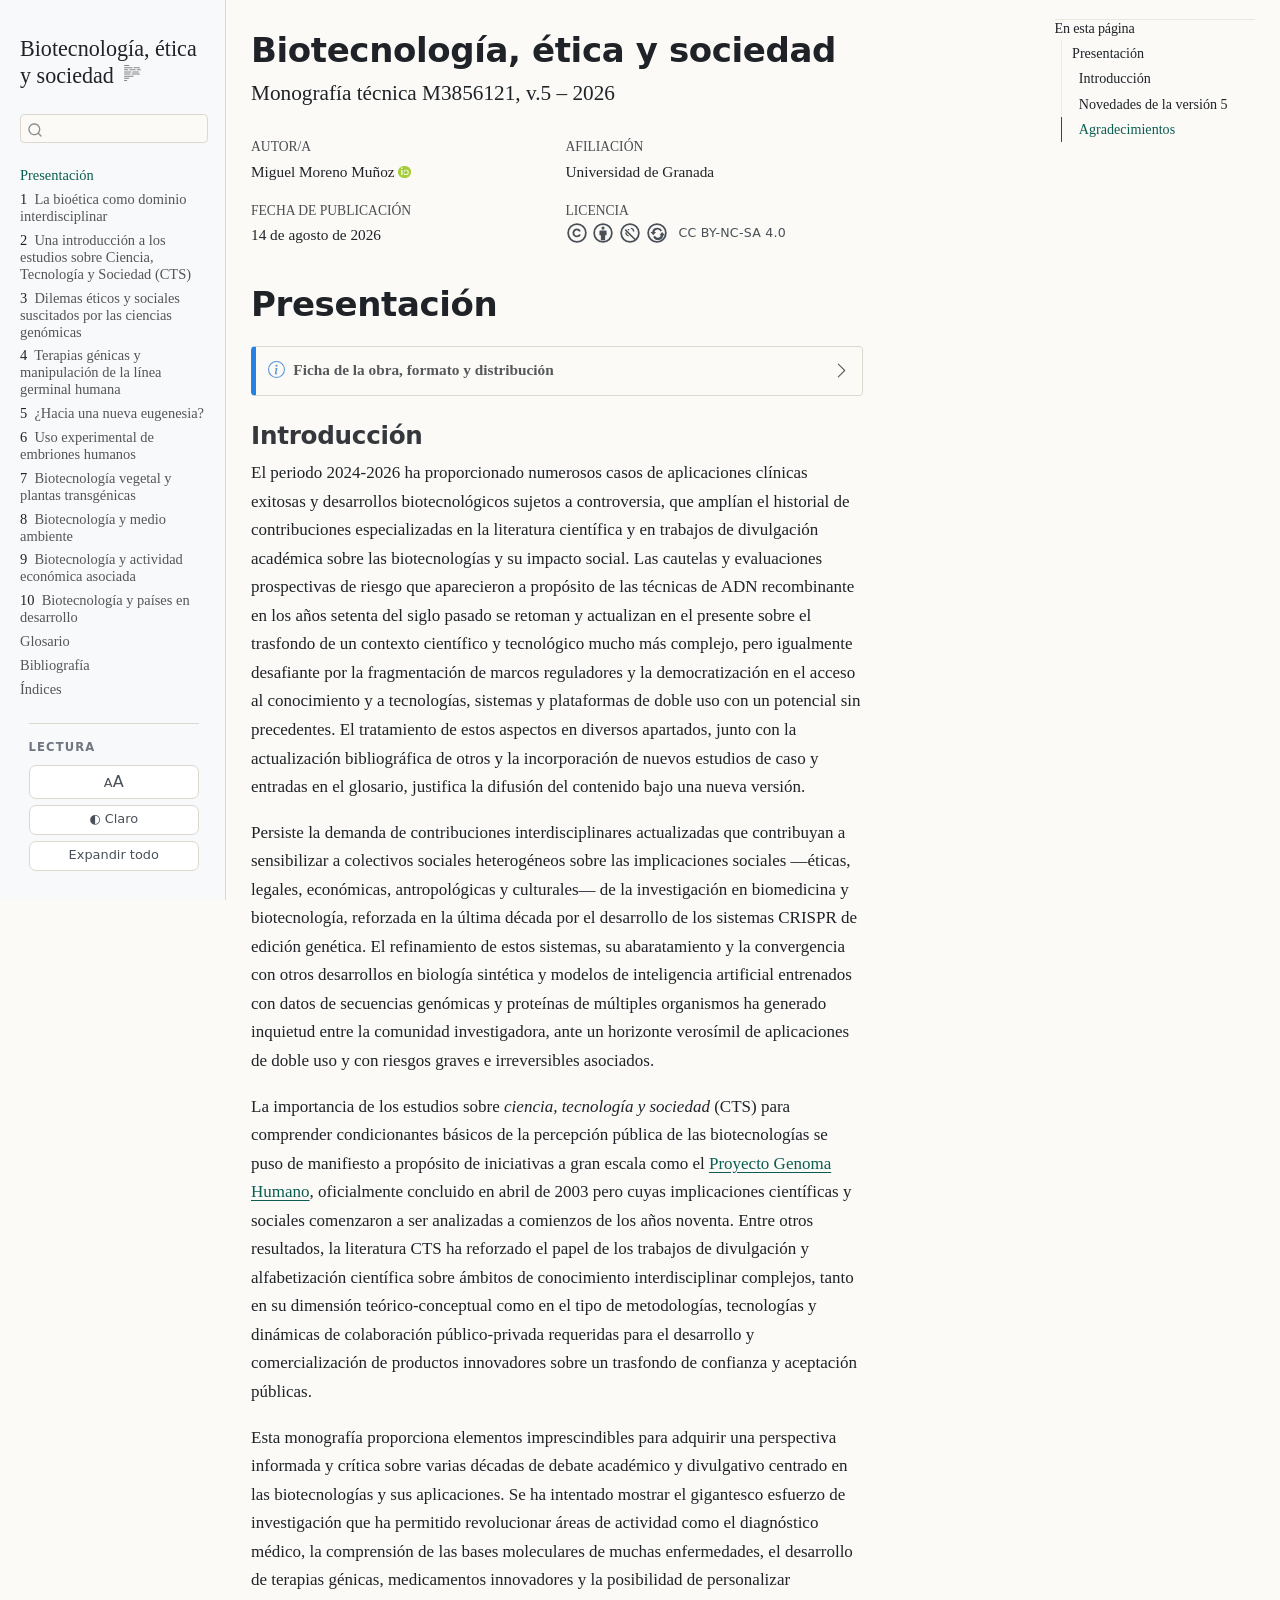
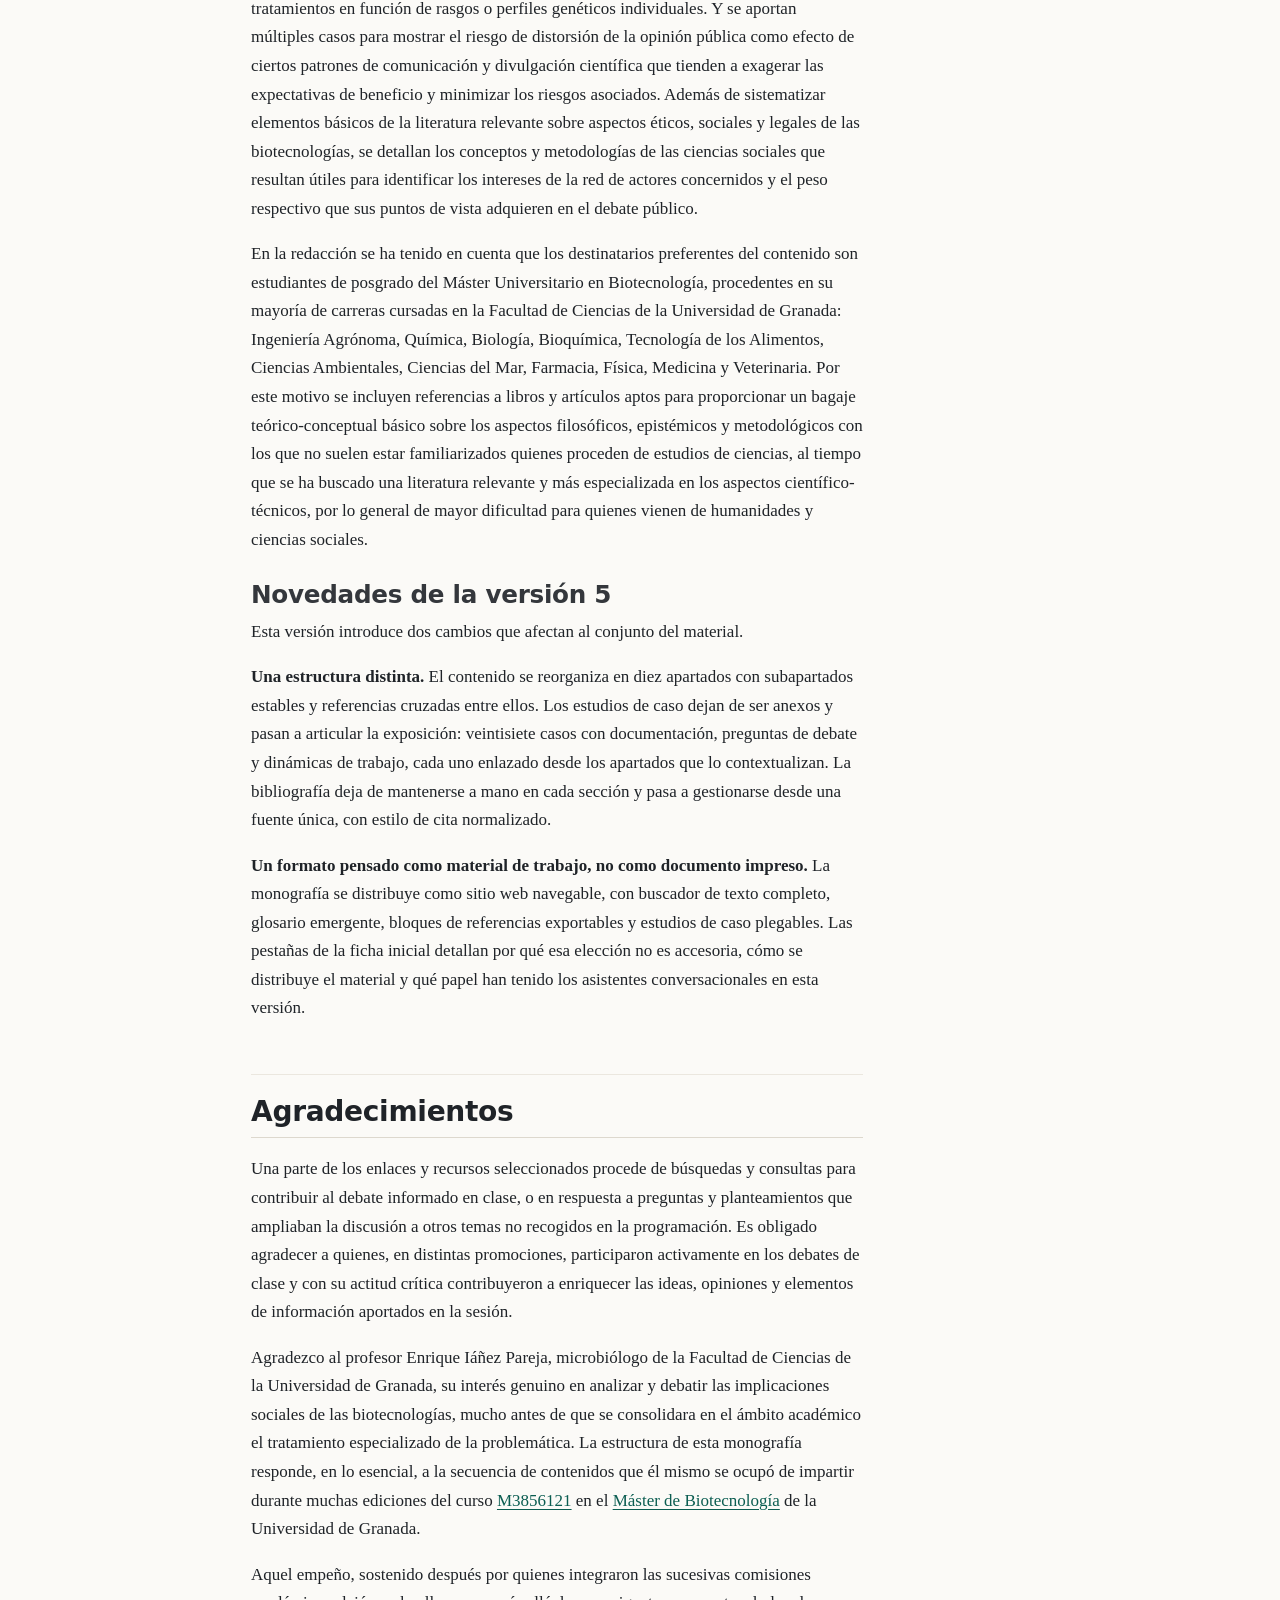
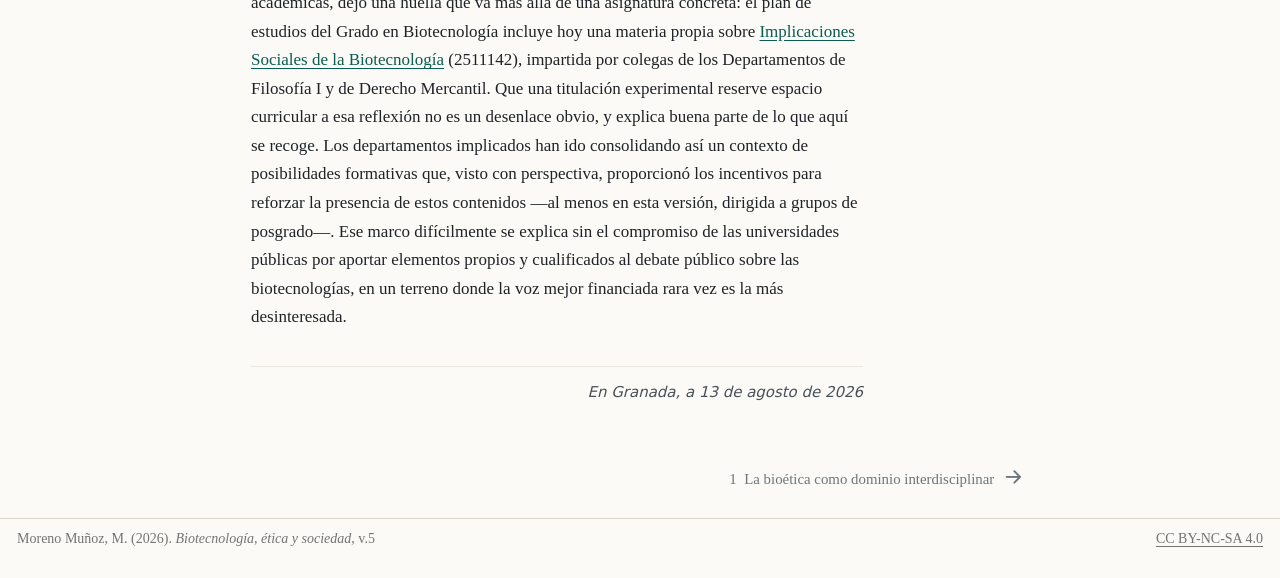
<file: index.html>
<!DOCTYPE html>
<html xmlns="http://www.w3.org/1999/xhtml" lang="es" xml:lang="es"><head>

<meta charset="utf-8">
<meta name="generator" content="quarto-1.8.27">

<meta name="viewport" content="width=device-width, initial-scale=1.0, user-scalable=yes">

<meta name="author" content="Miguel Moreno Muñoz">

<title>Biotecnología, ética y sociedad</title>
<style>
code{white-space: pre-wrap;}
span.smallcaps{font-variant: small-caps;}
div.columns{display: flex; gap: min(4vw, 1.5em);}
div.column{flex: auto; overflow-x: auto;}
div.hanging-indent{margin-left: 1.5em; text-indent: -1.5em;}
ul.task-list{list-style: none;}
ul.task-list li input[type="checkbox"] {
  width: 0.8em;
  margin: 0 0.8em 0.2em -1em; /* quarto-specific, see https://github.com/quarto-dev/quarto-cli/issues/4556 */ 
  vertical-align: middle;
}
</style>


<script src="site_libs/quarto-nav/quarto-nav.js"></script>
<script src="site_libs/quarto-nav/headroom.min.js"></script>
<script src="site_libs/clipboard/clipboard.min.js"></script>
<script src="site_libs/quarto-search/autocomplete.umd.js"></script>
<script src="site_libs/quarto-search/fuse.min.js"></script>
<script src="site_libs/quarto-search/quarto-search.js"></script>
<meta name="quarto:offset" content="./">
<link href="./01-bioetica.html" rel="next">
<link href="./img/favicon.svg" rel="icon" type="image/svg+xml">
<script src="site_libs/quarto-html/quarto.js" type="module"></script>
<script src="site_libs/quarto-html/tabsets/tabsets.js" type="module"></script>
<script src="site_libs/quarto-html/axe/axe-check.js" type="module"></script>
<script src="site_libs/quarto-html/popper.min.js"></script>
<script src="site_libs/quarto-html/tippy.umd.min.js"></script>
<script src="site_libs/quarto-html/anchor.min.js"></script>
<link href="site_libs/quarto-html/tippy.css" rel="stylesheet">
<link href="site_libs/quarto-html/quarto-syntax-highlighting-734bfe885269c4a88ff10b7879bcf292.css" rel="stylesheet" id="quarto-text-highlighting-styles">
<script src="site_libs/bootstrap/bootstrap.min.js"></script>
<link href="site_libs/bootstrap/bootstrap-icons.css" rel="stylesheet">
<link href="site_libs/bootstrap/bootstrap-ac10eb1cc8d69fa5cc4deb1837474720.min.css" rel="stylesheet" append-hash="true" id="quarto-bootstrap" data-mode="light">
<script id="quarto-search-options" type="application/json">{
  "location": "sidebar",
  "copy-button": false,
  "collapse-after": 3,
  "panel-placement": "start",
  "type": "textbox",
  "limit": 50,
  "keyboard-shortcut": [
    "f",
    "/",
    "s"
  ],
  "show-item-context": false,
  "language": {
    "search-no-results-text": "No se han encontrado resultados",
    "search-matching-documents-text": "documentos encontrados",
    "search-copy-link-title": "Copiar el enlace en la búsqueda",
    "search-hide-matches-text": "Ocultar resultados adicionales",
    "search-more-match-text": "resultado adicional en este documento",
    "search-more-matches-text": "resultados adicionales en este documento",
    "search-clear-button-title": "Borrar",
    "search-text-placeholder": "",
    "search-detached-cancel-button-title": "Cancelar",
    "search-submit-button-title": "Enviar",
    "search-label": "Buscar"
  }
}</script>
<style>html{ scroll-behavior: smooth; }</style>
<meta name="description" content="Monografía técnica sobre biotecnología, ética y sociedad para estudiantes del Máster Universitario en Biotecnología.">
<meta name="color-scheme" content="light dark">
<link rel="icon" href="img/favicon.svg" type="image/svg+xml">
<link rel="icon" href="img/favicon.ico" sizes="32x32">
<link rel="apple-touch-icon" href="img/apple-touch-icon.png">
<link rel="manifest" href="site.webmanifest">
<meta name="theme-color" content="#0F3D36">
<meta property="og:type" content="book">
<meta property="og:title" content="Biotecnología, ética y sociedad">
<meta property="og:description" content="Monografía técnica M3856121, v.5 – 2026">
<meta property="og:image" content="https://utilizas.github.io/bes2026/img/og-image.png">
<meta property="og:url" content="https://utilizas.github.io/bes2026/">
<meta property="og:locale" content="es_ES">
<meta name="twitter:card" content="summary_large_image">


</head>

<body class="nav-sidebar docked quarto-light">

<div id="quarto-search-results"></div>
  <header id="quarto-header" class="headroom fixed-top">
  <nav class="quarto-secondary-nav">
    <div class="container-fluid d-flex">
      <button type="button" class="quarto-btn-toggle btn" data-bs-toggle="collapse" role="button" data-bs-target=".quarto-sidebar-collapse-item" aria-controls="quarto-sidebar" aria-expanded="false" aria-label="Alternar barra lateral" onclick="if (window.quartoToggleHeadroom) { window.quartoToggleHeadroom(); }">
        <i class="bi bi-layout-text-sidebar-reverse"></i>
      </button>
        <nav class="quarto-page-breadcrumbs" aria-label="breadcrumb"><ol class="breadcrumb"><li class="breadcrumb-item"><a href="./index.html">Presentación</a></li></ol></nav>
        <a class="flex-grow-1" role="navigation" data-bs-toggle="collapse" data-bs-target=".quarto-sidebar-collapse-item" aria-controls="quarto-sidebar" aria-expanded="false" aria-label="Alternar barra lateral" onclick="if (window.quartoToggleHeadroom) { window.quartoToggleHeadroom(); }">      
        </a>
      <button type="button" class="btn quarto-search-button" aria-label="Buscar" onclick="window.quartoOpenSearch();">
        <i class="bi bi-search"></i>
      </button>
    </div>
  </nav>
</header>
<!-- content -->
<div id="quarto-content" class="quarto-container page-columns page-rows-contents page-layout-article">
<!-- sidebar -->
  <nav id="quarto-sidebar" class="sidebar collapse collapse-horizontal quarto-sidebar-collapse-item sidebar-navigation docked overflow-auto">
    <div class="pt-lg-2 mt-2 text-left sidebar-header">
    <div class="sidebar-title mb-0 py-0">
      <a href="./">Biotecnología, ética y sociedad</a> 
        <div class="sidebar-tools-main">
  <a href="" class="quarto-reader-toggle quarto-navigation-tool px-1" onclick="window.quartoToggleReader(); return false;" title="Alternar modo lector">
  <div class="quarto-reader-toggle-btn">
  <i class="bi"></i>
  </div>
</a>
</div>
    </div>
      </div>
        <div class="mt-2 flex-shrink-0 align-items-center">
        <div class="sidebar-search">
        <div id="quarto-search" class="" title="Buscar"></div>
        </div>
        </div>
    <div class="sidebar-menu-container"> 
    <ul class="list-unstyled mt-1">
        <li class="sidebar-item">
  <div class="sidebar-item-container"> 
  <a href="./index.html" class="sidebar-item-text sidebar-link active">
 <span class="menu-text">Presentación</span></a>
  </div>
</li>
        <li class="sidebar-item">
  <div class="sidebar-item-container"> 
  <a href="./01-bioetica.html" class="sidebar-item-text sidebar-link">
 <span class="menu-text"><span class="chapter-number">1</span>&nbsp; <span class="chapter-title">La bioética como dominio interdisciplinar</span></span></a>
  </div>
</li>
        <li class="sidebar-item">
  <div class="sidebar-item-container"> 
  <a href="./02-cts.html" class="sidebar-item-text sidebar-link">
 <span class="menu-text"><span class="chapter-number">2</span>&nbsp; <span class="chapter-title">Una introducción a los estudios sobre Ciencia, Tecnología y Sociedad (CTS)</span></span></a>
  </div>
</li>
        <li class="sidebar-item">
  <div class="sidebar-item-container"> 
  <a href="./03-genomica.html" class="sidebar-item-text sidebar-link">
 <span class="menu-text"><span class="chapter-number">3</span>&nbsp; <span class="chapter-title">Dilemas éticos y sociales suscitados por las ciencias genómicas</span></span></a>
  </div>
</li>
        <li class="sidebar-item">
  <div class="sidebar-item-container"> 
  <a href="./04-terapias-genicas.html" class="sidebar-item-text sidebar-link">
 <span class="menu-text"><span class="chapter-number">4</span>&nbsp; <span class="chapter-title">Terapias génicas y manipulación de la línea germinal humana</span></span></a>
  </div>
</li>
        <li class="sidebar-item">
  <div class="sidebar-item-container"> 
  <a href="./05-eugenesia.html" class="sidebar-item-text sidebar-link">
 <span class="menu-text"><span class="chapter-number">5</span>&nbsp; <span class="chapter-title">¿Hacia una nueva eugenesia?</span></span></a>
  </div>
</li>
        <li class="sidebar-item">
  <div class="sidebar-item-container"> 
  <a href="./06-embriones.html" class="sidebar-item-text sidebar-link">
 <span class="menu-text"><span class="chapter-number">6</span>&nbsp; <span class="chapter-title">Uso experimental de embriones humanos</span></span></a>
  </div>
</li>
        <li class="sidebar-item">
  <div class="sidebar-item-container"> 
  <a href="./07-vegetal.html" class="sidebar-item-text sidebar-link">
 <span class="menu-text"><span class="chapter-number">7</span>&nbsp; <span class="chapter-title">Biotecnología vegetal y plantas transgénicas</span></span></a>
  </div>
</li>
        <li class="sidebar-item">
  <div class="sidebar-item-container"> 
  <a href="./08-medio-ambiente.html" class="sidebar-item-text sidebar-link">
 <span class="menu-text"><span class="chapter-number">8</span>&nbsp; <span class="chapter-title">Biotecnología y medio ambiente</span></span></a>
  </div>
</li>
        <li class="sidebar-item">
  <div class="sidebar-item-container"> 
  <a href="./09-economia.html" class="sidebar-item-text sidebar-link">
 <span class="menu-text"><span class="chapter-number">9</span>&nbsp; <span class="chapter-title">Biotecnología y actividad económica asociada</span></span></a>
  </div>
</li>
        <li class="sidebar-item">
  <div class="sidebar-item-container"> 
  <a href="./10-paises-desarrollo.html" class="sidebar-item-text sidebar-link">
 <span class="menu-text"><span class="chapter-number">10</span>&nbsp; <span class="chapter-title">Biotecnología y países en desarrollo</span></span></a>
  </div>
</li>
        <li class="sidebar-item">
  <div class="sidebar-item-container"> 
  <a href="./11-glosario.html" class="sidebar-item-text sidebar-link">
 <span class="menu-text">Glosario</span></a>
  </div>
</li>
        <li class="sidebar-item">
  <div class="sidebar-item-container"> 
  <a href="./12-bibliografia.html" class="sidebar-item-text sidebar-link">
 <span class="menu-text">Bibliografía</span></a>
  </div>
</li>
        <li class="sidebar-item">
  <div class="sidebar-item-container"> 
  <a href="./13-indices.html" class="sidebar-item-text sidebar-link">
 <span class="menu-text">Índices</span></a>
  </div>
</li>
    </ul>
    </div>
</nav>
<div id="quarto-sidebar-glass" class="quarto-sidebar-collapse-item" data-bs-toggle="collapse" data-bs-target=".quarto-sidebar-collapse-item"></div>
<!-- margin-sidebar -->
    <div id="quarto-margin-sidebar" class="sidebar margin-sidebar">
        <nav id="TOC" role="doc-toc" class="toc-active">
    <h2 id="toc-title">En esta página</h2>
   
  <ul>
  <li><a href="#sec-presentacion" id="toc-sec-presentacion" class="nav-link active" data-scroll-target="#sec-presentacion">Presentación</a>
  <ul class="collapse">
  <li><a href="#sec-intro" id="toc-sec-intro" class="nav-link" data-scroll-target="#sec-intro">Introducción</a></li>
  <li><a href="#sec-presentacion-novedades" id="toc-sec-presentacion-novedades" class="nav-link" data-scroll-target="#sec-presentacion-novedades">Novedades de la versión 5</a></li>
  <li><a href="#sec-agradecimientos" id="toc-sec-agradecimientos" class="nav-link" data-scroll-target="#sec-agradecimientos">Agradecimientos</a></li>
  </ul></li>
  </ul>
</nav>
    </div>
<!-- main -->
<main class="content" id="quarto-document-content">

<header id="title-block-header" class="quarto-title-block default">
<div class="quarto-title">
<h1 class="title">Biotecnología, ética y sociedad</h1>
<p class="subtitle lead">Monografía técnica M3856121, v.5 – 2026</p>
</div>


<div class="quarto-title-meta-author">
  <div class="quarto-title-meta-heading">Autor/a</div>
  <div class="quarto-title-meta-heading">Afiliación</div>
  
    <div class="quarto-title-meta-contents">
    <p class="author">Miguel Moreno Muñoz <a href="https://orcid.org/0000-0002-0746-9587" class="quarto-title-author-orcid"> <img src="[data-uri]"></a></p>
  </div>
  <div class="quarto-title-meta-contents">
        <p class="affiliation">
            Universidad de Granada
          </p>
      </div>
  </div>

<div class="quarto-title-meta">

      
    <div>
    <div class="quarto-title-meta-heading">Fecha de publicación</div>
    <div class="quarto-title-meta-contents">
      <p class="date">14 de agosto de 2026</p>
    </div>
  </div>
  
    
  </div>
  


</header>


<section id="sec-presentacion" class="level1 unnumbered">
<h1 class="unnumbered">Presentación</h1>
<div class="bes-portada callout callout-style-simple callout-note callout-titled">
<div class="callout-header d-flex align-content-center collapsed" data-bs-toggle="collapse" data-bs-target=".callout-1-contents" aria-controls="callout-1" aria-expanded="false" aria-label="Toggle callout">
<div class="callout-icon-container">
<i class="callout-icon"></i>
</div>
<div class="callout-title-container flex-fill">
<span class="screen-reader-only">Nota</span>Ficha de la obra, formato y distribución
</div>
<div class="callout-btn-toggle d-inline-block border-0 py-1 ps-1 pe-0 float-end"><i class="callout-toggle"></i></div>
</div>
<div id="callout-1" class="callout-1-contents callout-collapse collapse">
<div class="callout-body-container callout-body">
<div class="tabset-margin-container"></div><div class="panel-tabset">
<ul class="nav nav-tabs" role="tablist"><li class="nav-item" role="presentation"><a class="nav-link active" id="tabset-1-1-tab" data-bs-toggle="tab" data-bs-target="#tabset-1-1" role="tab" aria-controls="tabset-1-1" aria-selected="true" href="" aria-current="page">Ficha de la obra</a></li><li class="nav-item" role="presentation"><a class="nav-link" id="tabset-1-2-tab" data-bs-toggle="tab" data-bs-target="#tabset-1-2" role="tab" aria-controls="tabset-1-2" aria-selected="false" href="">Por qué HTML</a></li><li class="nav-item" role="presentation"><a class="nav-link" id="tabset-1-3-tab" data-bs-toggle="tab" data-bs-target="#tabset-1-3" role="tab" aria-controls="tabset-1-3" aria-selected="false" href="">Cómo se distribuye</a></li><li class="nav-item" role="presentation"><a class="nav-link" id="tabset-1-4-tab" data-bs-toggle="tab" data-bs-target="#tabset-1-4" role="tab" aria-controls="tabset-1-4" aria-selected="false" href="">Uso de inteligencia artificial</a></li></ul>
<div class="tab-content">
<div id="tabset-1-1" class="tab-pane active" role="tabpanel" aria-labelledby="tabset-1-1-tab">
<div class="quarto-figure quarto-figure-center">
<figure class="figure">
<p><img src="img/cover2.png" class="img-fluid figure-img" alt="Portada de la monografía: composición de estructuras geométricas concéntricas sobre fondo verde" width="430"></p>
<figcaption>Portada generada con Perplexity</figcaption>
</figure>
</div>
<dl>
<dt>Cómo citar</dt>
<dd>
Moreno Muñoz, M. (2026). <em>Biotecnología, ética y sociedad</em>. Monografía técnica M3856121, v.5 – 2026. Zenodo. <a href="https://doi.org/10.5281/zenodo.10200371" class="uri">https://doi.org/10.5281/zenodo.10200371</a>
</dd>
<dt>Condiciones de uso</dt>
<dd>
<a href="http://creativecommons.org/licenses/by-nc-sa/4.0/">Atribución-NoComercial-CompartirIgual 4.0 Internacional</a> (CC BY-NC-SA 4.0). El material puede copiarse, distribuirse y adaptarse citando la autoría, sin uso comercial y manteniendo la misma licencia en las obras derivadas. El uso docente en aula, la traducción y la reutilización de fragmentos con cita no requieren permiso adicional.
</dd>
<dt>Materiales de terceros</dt>
<dd>
Las figuras procedentes de artículos ajenos <strong>no se reproducen</strong>: se enlazan a su fuente original, con su pie y su DOI, y conservan la licencia que les corresponda. Conviene comprobarla caso por caso antes de reutilizarlas.
</dd>
<dt>Versión</dt>
<dd>
v.5 – 2026. El DOI indicado arriba es de concepto y resuelve siempre a la versión más reciente depositada en Zenodo; las anteriores siguen accesibles desde allí.
</dd>
<dt>Materia asociada</dt>
<dd>
Asignatura M3856121 del <a href="https://masteres.ugr.es/biotecnologia/docencia/plan-estudios">Máster Universitario en Biotecnología</a> de la Universidad de Granada.
</dd>
</dl>
</div>
<div id="tabset-1-2" class="tab-pane" role="tabpanel" aria-labelledby="tabset-1-2-tab">
<p>El sistema habitual de elaboración de textos académicos con notas a pie de página acusa una dependencia excesiva del formato impreso. Para integrar los listados a veces extensos de enlaces y referencias que sustentan las ideas de cada apartado, este material aprovecha lo que un documento en pantalla permite y uno impreso no.</p>
<p><strong>Accesibilidad y personalización.</strong> Es la razón de más peso, y en esta versión es la primera vez que se cumple de verdad. Las definiciones del glosario y las referencias emergentes son ahora <strong>alcanzables por teclado y por lector de pantalla</strong>: en la versión anterior dependían del atributo <code>title=</code>, que solo responde al cursor y resulta inservible para quien navega sin ratón. El texto puede además traducirse íntegramente con un clic, reproducirse con voces personalizables, ampliarse sin romper la maquetación y leerse en tema claro, oscuro o sepia según convenga a la fatiga visual o al contraste disponible. Es la política que sostienen repositorios como arXiv en su argumentación sobre <a href="https://info.arxiv.org/about/accessible_HTML.html">por qué HTML</a>, y explica el interés por mantener un cuerpo de texto simple y fluido.</p>
<p><strong>Bibliografía con enlaces activos</strong>. Las referencias se gestionan desde un fichero único con estilo de cita normalizado, de modo que cada cita del texto enlaza con su entrada en la bibliografía final, y esta con el DOI o la URL de la fuente. La comprobación de fuentes no requiere salir del documento.</p>
<p><strong>Bloques interactivos.</strong> Los estudios de caso, las bibliografías por apartado y ciertos materiales complementarios aparecen plegados y se expanden al pulsar sobre ellos, lo que permite una lectura fluida del hilo principal sin renunciar al detalle. Los casos más extensos se organizan además en pestañas —antecedentes, evidencia, discusión, dinámica de trabajo—, de modo que cada sesión de clase pueda usar la parte que necesite. La barra de herramientas superior permite expandir o contraer todo el contenido plegable de una vez, buscar en el documento, cambiar el tamaño del cuerpo de texto y alternar entre los tres temas.</p>
<p>Estas piezas se apoyan en elementos <code>&lt;details&gt;</code> y <code>&lt;summary&gt;</code> nativos del navegador y en los bloques plegables de Quarto: funcionan sin JavaScript adicional para lo esencial, y la hoja de estilo de impresión los abre todos, de modo que nada queda oculto si el documento se imprime o se convierte a PDF.</p>
</div>
<div id="tabset-1-3" class="tab-pane" role="tabpanel" aria-labelledby="tabset-1-3-tab">
<p>La salida principal es el <strong>sitio web navegable</strong>, con índice lateral, buscador de texto completo y navegación entre apartados. Se genera desde un repositorio en GitHub y se despliega simultáneamente en varios servicios espejo —Vercel, Netlify y Cloudflare Pages— con un doble propósito: <strong>garantizar la disponibilidad</strong> aunque alguno de ellos falle o cambie sus condiciones, y evitar la dependencia de un único proveedor para un material de uso docente que debe estar accesible en fechas concretas.</p>
<p>De los mismos ficheros originales puede generarse también un <strong>fichero HTML único y autónomo</strong>, con todos los recursos incrustados, pensado para el depósito en Zenodo y para su consulta sin conexión. Ambas salidas comparten contenido, referencias y glosario, porque proceden del mismo material: no hay dos versiones que mantener sincronizadas.</p>
<p>El índice incluye un listado específico de <a href="13-indices.html">estudios de caso</a> que permite localizar los temas relevantes de un vistazo, y el <a href="11-glosario.html">glosario</a> recoge los términos y siglas empleados, ampliado en sucesivas revisiones para incorporar conceptos de bioseguridad, biología sintética y aplicaciones de inteligencia artificial a la biotecnología.</p>
</div>
<div id="tabset-1-4" class="tab-pane" role="tabpanel" aria-labelledby="tabset-1-4-tab">
<p>El grado de intervención de estas herramientas ha variado mucho entre versiones, y conviene detallarlo por respeto a la trazabilidad de lo que el lector tiene delante.</p>
<p><strong>Versiones 1 a 3.</strong> Redacción íntegramente propia a partir de las fuentes citadas en cada apartado, sin intervención de modelos de lenguaje en ninguna fase.</p>
<p><strong>Versión 4.</strong> Uso puntual de Claude (Anthropic) en tareas de formato y de estructuración de tablas y estudios de caso. El recurso a modelos de OpenAI fue anecdótico: producía resultados subóptimos incluso en tareas rutinarias de maquetación. Como alternativa a los buscadores convencionales se emplearon ocasionalmente Ask.ai, Perplexity y Elicit para localizar literatura —sobre todo libros y monografías especializadas— que habría quedado fuera del radar utilizando únicamente Scopus, ScienceDirect o Web of Science.</p>
<p><strong>Versión 5.</strong> Aquí sí hay un cambio de grado y de naturaleza. Claude (Anthropic) se ha utilizado como herramienta principal en la migración del material al nuevo formato y en su actualización, trabajando de forma agéntica sobre el repositorio: lectura y escritura de ficheros, ejecución de comprobaciones y consulta de fuentes en línea. En concreto ha intervenido en la conversión de las citas del formato anterior a bibliografía gestionada; en la búsqueda y verificación de datos posteriores a la versión previa —informes ESHRE, evaluación de límites planetarios, marcos regulatorios europeos, resoluciones judiciales—; en la revisión de borradores para apartados de nueva planta; en la construcción y auditoría del fichero bibliográfico; y en la corrección de errores del propio material, entre ellos entradas duplicadas, enlaces caducados y una cifra equivocada arrastrada de una versión anterior.</p>
<p><strong>Dirección, revisión y responsabilidad son del autor</strong>, que ha fijado el enfoque de cada apartado, decidido qué se incorporaba y qué se descartaba, y contrastado el resultado. Esa revisión no es una formalidad, puesto que durante la elaboración de esta versión se detectaron todavía dos identificadores DOI sin fuente original verficable entre un total de casi 250 referencias que supuestamente había pasado el filtro de múltiples revisiones antes de su inclusión en el fichero .bib. El episodio ilustra bien las ventajas y límites de nuevas herramientas mejor que cualquier declaración genérica: un modelo de lenguaje puede producir referencias plausibles y falsas, y solo la comprobación contra la fuente lo detecta; pero, sobre cientos de referencias —incorporadas a Zotero o Mendeley en años y proyectos de trabajo muy diferentes—, la supervisión humana resulta tediosa y probablemente incompleta, sin ayuda de sistemas configurados para operar como agentes de revisión bibliográfica. Quien reutilice este material o emplee herramientas semejantes debería asumir esa verificación como parte del método, no como cautela opcional.</p>
</div>
</div>
</div>
</div>
</div>
</div>
<section id="sec-intro" class="level3 unnumbered">
<h3 class="unnumbered anchored" data-anchor-id="sec-intro">Introducción</h3>
<p>El periodo 2024-2026 ha proporcionado numerosos casos de aplicaciones clínicas exitosas y desarrollos biotecnológicos sujetos a controversia, que amplían el historial de contribuciones especializadas en la literatura científica y en trabajos de divulgación académica sobre las biotecnologías y su impacto social. Las cautelas y evaluaciones prospectivas de riesgo que aparecieron a propósito de las técnicas de ADN recombinante en los años setenta del siglo pasado se retoman y actualizan en el presente sobre el trasfondo de un contexto científico y tecnológico mucho más complejo, pero igualmente desafiante por la fragmentación de marcos reguladores y la democratización en el acceso al conocimiento y a tecnologías, sistemas y plataformas de doble uso con un potencial sin precedentes. El tratamiento de estos aspectos en diversos apartados, junto con la actualización bibliográfica de otros y la incorporación de nuevos estudios de caso y entradas en el glosario, justifica la difusión del contenido bajo una nueva versión.</p>
<p>Persiste la demanda de contribuciones interdisciplinares actualizadas que contribuyan a sensibilizar a colectivos sociales heterogéneos sobre las implicaciones sociales —éticas, legales, económicas, antropológicas y culturales— de la investigación en biomedicina y biotecnología, reforzada en la última década por el desarrollo de los sistemas CRISPR de edición genética. El refinamiento de estos sistemas, su abaratamiento y la convergencia con otros desarrollos en biología sintética y modelos de inteligencia artificial entrenados con datos de secuencias genómicas y proteínas de múltiples organismos ha generado inquietud entre la comunidad investigadora, ante un horizonte verosímil de aplicaciones de doble uso y con riesgos graves e irreversibles asociados.</p>
<p>La importancia de los estudios sobre <em>ciencia, tecnología y sociedad</em> (CTS) para comprender condicionantes básicos de la percepción pública de las biotecnologías se puso de manifiesto a propósito de iniciativas a gran escala como el <a href="https://es.wikipedia.org/wiki/Proyecto_Genoma_Humano">Proyecto Genoma Humano</a>, oficialmente concluido en abril de 2003 pero cuyas implicaciones científicas y sociales comenzaron a ser analizadas a comienzos de los años noventa. Entre otros resultados, la literatura CTS ha reforzado el papel de los trabajos de divulgación y alfabetización científica sobre ámbitos de conocimiento interdisciplinar complejos, tanto en su dimensión teórico-conceptual como en el tipo de metodologías, tecnologías y dinámicas de colaboración público-privada requeridas para el desarrollo y comercialización de productos innovadores sobre un trasfondo de confianza y aceptación públicas.</p>
<p>Esta monografía proporciona elementos imprescindibles para adquirir una perspectiva informada y crítica sobre varias décadas de debate académico y divulgativo centrado en las biotecnologías y sus aplicaciones. Se ha intentado mostrar el gigantesco esfuerzo de investigación que ha permitido revolucionar áreas de actividad como el diagnóstico médico, la comprensión de las bases moleculares de muchas enfermedades, el desarrollo de terapias génicas, medicamentos innovadores y la posibilidad de personalizar tratamientos en función de rasgos o perfiles genéticos individuales. Y se aportan múltiples casos para mostrar el riesgo de distorsión de la opinión pública como efecto de ciertos patrones de comunicación y divulgación científica que tienden a exagerar las expectativas de beneficio y minimizar los riesgos asociados. Además de sistematizar elementos básicos de la literatura relevante sobre aspectos éticos, sociales y legales de las biotecnologías, se detallan los conceptos y metodologías de las ciencias sociales que resultan útiles para identificar los intereses de la red de actores concernidos y el peso respectivo que sus puntos de vista adquieren en el debate público.</p>
<p>En la redacción se ha tenido en cuenta que los destinatarios preferentes del contenido son estudiantes de posgrado del Máster Universitario en Biotecnología, procedentes en su mayoría de carreras cursadas en la Facultad de Ciencias de la Universidad de Granada: Ingeniería Agrónoma, Química, Biología, Bioquímica, Tecnología de los Alimentos, Ciencias Ambientales, Ciencias del Mar, Farmacia, Física, Medicina y Veterinaria. Por este motivo se incluyen referencias a libros y artículos aptos para proporcionar un bagaje teórico-conceptual básico sobre los aspectos filosóficos, epistémicos y metodológicos con los que no suelen estar familiarizados quienes proceden de estudios de ciencias, al tiempo que se ha buscado una literatura relevante y más especializada en los aspectos científico-técnicos, por lo general de mayor dificultad para quienes vienen de humanidades y ciencias sociales.</p>
</section>
<section id="sec-presentacion-novedades" class="level3 unnumbered">
<h3 class="unnumbered anchored" data-anchor-id="sec-presentacion-novedades">Novedades de la versión 5</h3>
<p>Esta versión introduce dos cambios que afectan al conjunto del material.</p>
<p><strong>Una estructura distinta.</strong> El contenido se reorganiza en diez apartados con subapartados estables y referencias cruzadas entre ellos. Los estudios de caso dejan de ser anexos y pasan a articular la exposición: veintisiete casos con documentación, preguntas de debate y dinámicas de trabajo, cada uno enlazado desde los apartados que lo contextualizan. La bibliografía deja de mantenerse a mano en cada sección y pasa a gestionarse desde una fuente única, con estilo de cita normalizado.</p>
<p><strong>Un formato pensado como material de trabajo, no como documento impreso.</strong> La monografía se distribuye como sitio web navegable, con buscador de texto completo, glosario emergente, bloques de referencias exportables y estudios de caso plegables. Las pestañas de la ficha inicial detallan por qué esa elección no es accesoria, cómo se distribuye el material y qué papel han tenido los asistentes conversacionales en esta versión.</p>
</section>
<section id="sec-agradecimientos" class="level2 unnumbered">
<h2 class="unnumbered anchored" data-anchor-id="sec-agradecimientos">Agradecimientos</h2>
<p>Una parte de los enlaces y recursos seleccionados procede de búsquedas y consultas para contribuir al debate informado en clase, o en respuesta a preguntas y planteamientos que ampliaban la discusión a otros temas no recogidos en la programación. Es obligado agradecer a quienes, en distintas promociones, participaron activamente en los debates de clase y con su actitud crítica contribuyeron a enriquecer las ideas, opiniones y elementos de información aportados en la sesión.</p>
<p>Agradezco al profesor Enrique Iáñez Pareja, microbiólogo de la Facultad de Ciencias de la Universidad de Granada, su interés genuino en analizar y debatir las implicaciones sociales de las biotecnologías, mucho antes de que se consolidara en el ámbito académico el tratamiento especializado de la problemática. La estructura de esta monografía responde, en lo esencial, a la secuencia de contenidos que él mismo se ocupó de impartir durante muchas ediciones del curso <a href="https://masteres.ugr.es/biotecnologia/docencia/plan-estudios/guia-docente/M38/56/1/21">M3856121</a> en el <a href="https://masteres.ugr.es/biotecnologia/docencia/plan-estudios">Máster de Biotecnología</a> de la Universidad de Granada.</p>
<p>Aquel empeño, sostenido después por quienes integraron las sucesivas comisiones académicas, dejó una huella que va más allá de una asignatura concreta: el plan de estudios del Grado en Biotecnología incluye hoy una materia propia sobre <a href="https://grados.ugr.es/ramas/ciencias/grado-biotecnologia/implicaciones-sociales-la-biotecnologia/guia-docente">Implicaciones Sociales de la Biotecnología</a> (2511142), impartida por colegas de los Departamentos de Filosofía I y de Derecho Mercantil. Que una titulación experimental reserve espacio curricular a esa reflexión no es un desenlace obvio, y explica buena parte de lo que aquí se recoge. Los departamentos implicados han ido consolidando así un contexto de posibilidades formativas que, visto con perspectiva, proporcionó los incentivos para reforzar la presencia de estos contenidos —al menos en esta versión, dirigida a grupos de posgrado—. Ese marco difícilmente se explica sin el compromiso de las universidades públicas por aportar elementos propios y cualificados al debate público sobre las biotecnologías, en un terreno donde la voz mejor financiada rara vez es la más desinteresada.</p>
<div class="firma-lugar">
<p>En Granada, a 13 de agosto de 2026</p>
</div>


</section>
</section>

</main> <!-- /main -->
<script id="quarto-html-after-body" type="application/javascript">
  window.document.addEventListener("DOMContentLoaded", function (event) {
    const icon = "";
    const anchorJS = new window.AnchorJS();
    anchorJS.options = {
      placement: 'right',
      icon: icon
    };
    anchorJS.add('.anchored');
    const isCodeAnnotation = (el) => {
      for (const clz of el.classList) {
        if (clz.startsWith('code-annotation-')) {                     
          return true;
        }
      }
      return false;
    }
    const onCopySuccess = function(e) {
      // button target
      const button = e.trigger;
      // don't keep focus
      button.blur();
      // flash "checked"
      button.classList.add('code-copy-button-checked');
      var currentTitle = button.getAttribute("title");
      button.setAttribute("title", "Copiado");
      let tooltip;
      if (window.bootstrap) {
        button.setAttribute("data-bs-toggle", "tooltip");
        button.setAttribute("data-bs-placement", "left");
        button.setAttribute("data-bs-title", "Copiado");
        tooltip = new bootstrap.Tooltip(button, 
          { trigger: "manual", 
            customClass: "code-copy-button-tooltip",
            offset: [0, -8]});
        tooltip.show();    
      }
      setTimeout(function() {
        if (tooltip) {
          tooltip.hide();
          button.removeAttribute("data-bs-title");
          button.removeAttribute("data-bs-toggle");
          button.removeAttribute("data-bs-placement");
        }
        button.setAttribute("title", currentTitle);
        button.classList.remove('code-copy-button-checked');
      }, 1000);
      // clear code selection
      e.clearSelection();
    }
    const getTextToCopy = function(trigger) {
      const outerScaffold = trigger.parentElement.cloneNode(true);
      const codeEl = outerScaffold.querySelector('code');
      for (const childEl of codeEl.children) {
        if (isCodeAnnotation(childEl)) {
          childEl.remove();
        }
      }
      return codeEl.innerText;
    }
    const clipboard = new window.ClipboardJS('.code-copy-button:not([data-in-quarto-modal])', {
      text: getTextToCopy
    });
    clipboard.on('success', onCopySuccess);
    if (window.document.getElementById('quarto-embedded-source-code-modal')) {
      const clipboardModal = new window.ClipboardJS('.code-copy-button[data-in-quarto-modal]', {
        text: getTextToCopy,
        container: window.document.getElementById('quarto-embedded-source-code-modal')
      });
      clipboardModal.on('success', onCopySuccess);
    }
      var localhostRegex = new RegExp(/^(?:http|https):\/\/localhost\:?[0-9]*\//);
      var mailtoRegex = new RegExp(/^mailto:/);
        var filterRegex = new RegExp('/' + window.location.host + '/');
      var isInternal = (href) => {
          return filterRegex.test(href) || localhostRegex.test(href) || mailtoRegex.test(href);
      }
      // Inspect non-navigation links and adorn them if external
     var links = window.document.querySelectorAll('a[href]:not(.nav-link):not(.navbar-brand):not(.toc-action):not(.sidebar-link):not(.sidebar-item-toggle):not(.pagination-link):not(.no-external):not([aria-hidden]):not(.dropdown-item):not(.quarto-navigation-tool):not(.about-link)');
      for (var i=0; i<links.length; i++) {
        const link = links[i];
        if (!isInternal(link.href)) {
          // undo the damage that might have been done by quarto-nav.js in the case of
          // links that we want to consider external
          if (link.dataset.originalHref !== undefined) {
            link.href = link.dataset.originalHref;
          }
            // target, if specified
            link.setAttribute("target", "_blank");
            if (link.getAttribute("rel") === null) {
              link.setAttribute("rel", "noopener");
            }
        }
      }
    function tippyHover(el, contentFn, onTriggerFn, onUntriggerFn) {
      const config = {
        allowHTML: true,
        maxWidth: 500,
        delay: 100,
        arrow: false,
        appendTo: function(el) {
            return el.parentElement;
        },
        interactive: true,
        interactiveBorder: 10,
        theme: 'quarto',
        placement: 'bottom-start',
      };
      if (contentFn) {
        config.content = contentFn;
      }
      if (onTriggerFn) {
        config.onTrigger = onTriggerFn;
      }
      if (onUntriggerFn) {
        config.onUntrigger = onUntriggerFn;
      }
      window.tippy(el, config); 
    }
    const noterefs = window.document.querySelectorAll('a[role="doc-noteref"]');
    for (var i=0; i<noterefs.length; i++) {
      const ref = noterefs[i];
      tippyHover(ref, function() {
        // use id or data attribute instead here
        let href = ref.getAttribute('data-footnote-href') || ref.getAttribute('href');
        try { href = new URL(href).hash; } catch {}
        const id = href.replace(/^#\/?/, "");
        const note = window.document.getElementById(id);
        if (note) {
          return note.innerHTML;
        } else {
          return "";
        }
      });
    }
    const xrefs = window.document.querySelectorAll('a.quarto-xref');
    const processXRef = (id, note) => {
      // Strip column container classes
      const stripColumnClz = (el) => {
        el.classList.remove("page-full", "page-columns");
        if (el.children) {
          for (const child of el.children) {
            stripColumnClz(child);
          }
        }
      }
      stripColumnClz(note)
      if (id === null || id.startsWith('sec-')) {
        // Special case sections, only their first couple elements
        const container = document.createElement("div");
        if (note.children && note.children.length > 2) {
          container.appendChild(note.children[0].cloneNode(true));
          for (let i = 1; i < note.children.length; i++) {
            const child = note.children[i];
            if (child.tagName === "P" && child.innerText === "") {
              continue;
            } else {
              container.appendChild(child.cloneNode(true));
              break;
            }
          }
          if (window.Quarto?.typesetMath) {
            window.Quarto.typesetMath(container);
          }
          return container.innerHTML
        } else {
          if (window.Quarto?.typesetMath) {
            window.Quarto.typesetMath(note);
          }
          return note.innerHTML;
        }
      } else {
        // Remove any anchor links if they are present
        const anchorLink = note.querySelector('a.anchorjs-link');
        if (anchorLink) {
          anchorLink.remove();
        }
        if (window.Quarto?.typesetMath) {
          window.Quarto.typesetMath(note);
        }
        if (note.classList.contains("callout")) {
          return note.outerHTML;
        } else {
          return note.innerHTML;
        }
      }
    }
    for (var i=0; i<xrefs.length; i++) {
      const xref = xrefs[i];
      tippyHover(xref, undefined, function(instance) {
        instance.disable();
        let url = xref.getAttribute('href');
        let hash = undefined; 
        if (url.startsWith('#')) {
          hash = url;
        } else {
          try { hash = new URL(url).hash; } catch {}
        }
        if (hash) {
          const id = hash.replace(/^#\/?/, "");
          const note = window.document.getElementById(id);
          if (note !== null) {
            try {
              const html = processXRef(id, note.cloneNode(true));
              instance.setContent(html);
            } finally {
              instance.enable();
              instance.show();
            }
          } else {
            // See if we can fetch this
            fetch(url.split('#')[0])
            .then(res => res.text())
            .then(html => {
              const parser = new DOMParser();
              const htmlDoc = parser.parseFromString(html, "text/html");
              const note = htmlDoc.getElementById(id);
              if (note !== null) {
                const html = processXRef(id, note);
                instance.setContent(html);
              } 
            }).finally(() => {
              instance.enable();
              instance.show();
            });
          }
        } else {
          // See if we can fetch a full url (with no hash to target)
          // This is a special case and we should probably do some content thinning / targeting
          fetch(url)
          .then(res => res.text())
          .then(html => {
            const parser = new DOMParser();
            const htmlDoc = parser.parseFromString(html, "text/html");
            const note = htmlDoc.querySelector('main.content');
            if (note !== null) {
              // This should only happen for chapter cross references
              // (since there is no id in the URL)
              // remove the first header
              if (note.children.length > 0 && note.children[0].tagName === "HEADER") {
                note.children[0].remove();
              }
              const html = processXRef(null, note);
              instance.setContent(html);
            } 
          }).finally(() => {
            instance.enable();
            instance.show();
          });
        }
      }, function(instance) {
      });
    }
        let selectedAnnoteEl;
        const selectorForAnnotation = ( cell, annotation) => {
          let cellAttr = 'data-code-cell="' + cell + '"';
          let lineAttr = 'data-code-annotation="' +  annotation + '"';
          const selector = 'span[' + cellAttr + '][' + lineAttr + ']';
          return selector;
        }
        const selectCodeLines = (annoteEl) => {
          const doc = window.document;
          const targetCell = annoteEl.getAttribute("data-target-cell");
          const targetAnnotation = annoteEl.getAttribute("data-target-annotation");
          const annoteSpan = window.document.querySelector(selectorForAnnotation(targetCell, targetAnnotation));
          const lines = annoteSpan.getAttribute("data-code-lines").split(",");
          const lineIds = lines.map((line) => {
            return targetCell + "-" + line;
          })
          let top = null;
          let height = null;
          let parent = null;
          if (lineIds.length > 0) {
              //compute the position of the single el (top and bottom and make a div)
              const el = window.document.getElementById(lineIds[0]);
              top = el.offsetTop;
              height = el.offsetHeight;
              parent = el.parentElement.parentElement;
            if (lineIds.length > 1) {
              const lastEl = window.document.getElementById(lineIds[lineIds.length - 1]);
              const bottom = lastEl.offsetTop + lastEl.offsetHeight;
              height = bottom - top;
            }
            if (top !== null && height !== null && parent !== null) {
              // cook up a div (if necessary) and position it 
              let div = window.document.getElementById("code-annotation-line-highlight");
              if (div === null) {
                div = window.document.createElement("div");
                div.setAttribute("id", "code-annotation-line-highlight");
                div.style.position = 'absolute';
                parent.appendChild(div);
              }
              div.style.top = top - 2 + "px";
              div.style.height = height + 4 + "px";
              div.style.left = 0;
              let gutterDiv = window.document.getElementById("code-annotation-line-highlight-gutter");
              if (gutterDiv === null) {
                gutterDiv = window.document.createElement("div");
                gutterDiv.setAttribute("id", "code-annotation-line-highlight-gutter");
                gutterDiv.style.position = 'absolute';
                const codeCell = window.document.getElementById(targetCell);
                const gutter = codeCell.querySelector('.code-annotation-gutter');
                gutter.appendChild(gutterDiv);
              }
              gutterDiv.style.top = top - 2 + "px";
              gutterDiv.style.height = height + 4 + "px";
            }
            selectedAnnoteEl = annoteEl;
          }
        };
        const unselectCodeLines = () => {
          const elementsIds = ["code-annotation-line-highlight", "code-annotation-line-highlight-gutter"];
          elementsIds.forEach((elId) => {
            const div = window.document.getElementById(elId);
            if (div) {
              div.remove();
            }
          });
          selectedAnnoteEl = undefined;
        };
          // Handle positioning of the toggle
      window.addEventListener(
        "resize",
        throttle(() => {
          elRect = undefined;
          if (selectedAnnoteEl) {
            selectCodeLines(selectedAnnoteEl);
          }
        }, 10)
      );
      function throttle(fn, ms) {
      let throttle = false;
      let timer;
        return (...args) => {
          if(!throttle) { // first call gets through
              fn.apply(this, args);
              throttle = true;
          } else { // all the others get throttled
              if(timer) clearTimeout(timer); // cancel #2
              timer = setTimeout(() => {
                fn.apply(this, args);
                timer = throttle = false;
              }, ms);
          }
        };
      }
        // Attach click handler to the DT
        const annoteDls = window.document.querySelectorAll('dt[data-target-cell]');
        for (const annoteDlNode of annoteDls) {
          annoteDlNode.addEventListener('click', (event) => {
            const clickedEl = event.target;
            if (clickedEl !== selectedAnnoteEl) {
              unselectCodeLines();
              const activeEl = window.document.querySelector('dt[data-target-cell].code-annotation-active');
              if (activeEl) {
                activeEl.classList.remove('code-annotation-active');
              }
              selectCodeLines(clickedEl);
              clickedEl.classList.add('code-annotation-active');
            } else {
              // Unselect the line
              unselectCodeLines();
              clickedEl.classList.remove('code-annotation-active');
            }
          });
        }
  });
  </script>
<nav class="page-navigation">
  <div class="nav-page nav-page-previous">
  </div>
  <div class="nav-page nav-page-next">
      <a href="./01-bioetica.html" class="pagination-link" aria-label="La bioética como dominio interdisciplinar">
        <span class="nav-page-text"><span class="chapter-number">1</span>&nbsp; <span class="chapter-title">La bioética como dominio interdisciplinar</span></span> <i class="bi bi-arrow-right-short"></i>
      </a>
  </div>
</nav>
</div> <!-- /content -->
<footer class="footer">
  <div class="nav-footer">
    <div class="nav-footer-left">
<p>Moreno Muñoz, M. (2026). <em>Biotecnología, ética y sociedad</em>, v.5</p>
</div>   
    <div class="nav-footer-center">
      &nbsp;
    </div>
    <div class="nav-footer-right">
<p><a href="http://creativecommons.org/licenses/by-nc-sa/4.0/">CC BY-NC-SA 4.0</a></p>
</div>
  </div>
</footer>
<!-- =========================================================================
  monografia.html — se inyecta al final del <body> vía include-after-body.
  Todo va en línea: el fichero final debe seguir siendo autónomo (sin CDN).

  Componentes:
   1. Enlace «saltar al contenido» y landmarks ARIA
   2. Barra de herramientas: buscar · tamaño · tema · expandir/contraer
   3. Barra de progreso de lectura
   4. Popovers accesibles para citas y glosario (WCAG 1.4.13)
   5. Buscador de texto completo en cliente
   6. Exportación de referencias en texto plano, BibTeX y RIS
   7. Apertura de todos los <details> al imprimir
========================================================================= -->

<div id="bes-progreso" role="presentation"></div>

<div id="bes-barra" role="group" aria-label="Herramientas de lectura">
  <label class="visually-hidden" for="bes-q">Buscar en el documento</label>
  <input id="bes-q" type="search" placeholder="Buscar…  (/)" autocomplete="off" spellcheck="false" style="font-size:.78rem;padding:.4rem .6rem;border-radius:7px;
         border:1px solid var(--bes-linea);background:var(--bes-superficie);
         color:var(--bes-tinta);width:min(28vw,190px)">
  <button type="button" class="bes-tbtn" id="bes-cuerpo" title="Tamaño de letra">A<span style="font-size:1.25em">A</span></button>
  <button type="button" class="bes-tbtn" id="bes-tema">◐ <span id="bes-tema-lbl">Claro</span></button>
  <button type="button" class="bes-tbtn" id="bes-expandir" aria-pressed="false">Expandir todo</button>
</div>

<div class="bes-pop" id="bes-pop" role="dialog" aria-label="Detalle de la referencia" hidden="">
  <button type="button" class="cerrar" id="bes-pop-x" aria-label="Cerrar">×</button>
  <div class="k" id="bes-pop-k">Referencia</div>
  <div id="bes-pop-cuerpo"></div>
</div>

<script>
(function () {
"use strict";
var $  = function (s, c) { return (c || document).querySelector(s); };
var $$ = function (s, c) { return Array.prototype.slice.call((c || document).querySelectorAll(s)); };

/* ---------------------------------------------------------------------------
   1. Enlace de salto y landmarks
   ------------------------------------------------------------------------ */
(function () {
  var main = $("main") || $("#quarto-document-content");
  if (!main) return;
  if (!main.id) main.id = "contenido-principal";
  var a = document.createElement("a");
  a.className = "bes-saltar";
  a.href = "#" + main.id;
  a.textContent = "Saltar al contenido principal";
  document.body.insertBefore(a, document.body.firstChild);
  if (!document.documentElement.lang) document.documentElement.lang = "es";
})();

/* ---------------------------------------------------------------------------
   2. Popovers accesibles para citas y glosario
      Sustituyen a los tooltips title= de la versión .md: alcanzables por
      teclado, descartables con Esc y mantenibles con el puntero encima.
   ------------------------------------------------------------------------ */
var pop = $("#bes-pop"), popC = $("#bes-pop-cuerpo"), popK = $("#bes-pop-k"), popX = $("#bes-pop-x");
var disparador = null, temporizador = null;

function situar(el) {
  var r = el.getBoundingClientRect();
  pop.hidden = false;
  var p = pop.getBoundingClientRect();
  var x = r.left + window.scrollX + r.width / 2 - p.width / 2;
  x = Math.max(8 + window.scrollX, Math.min(x, window.scrollX + window.innerWidth - p.width - 8));
  var y = r.bottom + window.scrollY + 8;
  if (r.bottom + p.height + 16 > window.innerHeight) y = r.top + window.scrollY - p.height - 8;
  pop.style.left = x + "px";
  pop.style.top  = y + "px";
}

function mostrar(el, titulo, html) {
  clearTimeout(temporizador);
  if (disparador && disparador !== el) disparador.setAttribute("aria-expanded", "false");
  disparador = el;
  popK.textContent = titulo;
  popC.innerHTML = html;
  el.setAttribute("aria-expanded", "true");
  situar(el);
}

function ocultar() {
  clearTimeout(temporizador);
  pop.hidden = true;
  if (disparador) disparador.setAttribute("aria-expanded", "false");
}
function ocultarLuego() { temporizador = setTimeout(ocultar, 220); }

pop.addEventListener("mouseenter", function () { clearTimeout(temporizador); });
pop.addEventListener("mouseleave", ocultarLuego);
popX.addEventListener("click", function () { var t = disparador; ocultar(); if (t) t.focus(); });
document.addEventListener("keydown", function (e) {
  if (e.key === "Escape" && !pop.hidden) { var t = disparador; ocultar(); if (t) t.focus(); }
});
window.addEventListener("scroll", function () {
  if (!pop.hidden && disparador) situar(disparador);
}, { passive: true });

function conectar(el, titulo, obtenerHtml) {
  el.setAttribute("aria-expanded", "false");
  el.setAttribute("aria-haspopup", "dialog");
  el.addEventListener("mouseenter", function () { mostrar(el, titulo, obtenerHtml()); });
  el.addEventListener("mouseleave", ocultarLuego);
  el.addEventListener("focus",      function () { mostrar(el, titulo, obtenerHtml()); });
  el.addEventListener("click", function (e) {
    e.preventDefault();
    if (pop.hidden || disparador !== el) mostrar(el, titulo, obtenerHtml()); else ocultar();
  });
}

// --- citas: Quarto genera <a href="#ref-clave" role="doc-biblioref">
//
// Quarto trae su propio panel emergente para las citas (`citations-hover`),
// pero se activa solo con el ratón y no es alcanzable por teclado. Está
// desactivado en _quarto.yml y lo sustituye este, que sí cumple WCAG 1.4.13.
//
// La referencia se busca en dos sitios, por este orden:
//   1. #ref-CLAVE — la bibliografía global, presente en el perfil «unico» y
//      en la página de bibliografía del perfil «libro».
//   2. .ref-item[data-key="CLAVE"] — el bloque plegable del propio apartado,
//      que generó filters/refs-por-apartado.lua y SÍ está en esta página.
// Sin el paso 2, en el perfil «libro» el panel salía vacío, porque cada
// capítulo es un documento distinto y #ref-CLAVE vive en otra página.
var paginaBiblio = (function () {
  var m = document.getElementById("bes-bibliografia-pagina");
  return m ? m.getAttribute("data-url") : null;
})();

function buscarReferencia(clave) {
  var d = document.getElementById("ref-" + clave);
  if (d) return { html: d.innerHTML, destino: "#ref-" + clave };
  var local = document.querySelector('.ref-item[data-key="' + clave + '"]');
  if (local) {
    return {
      html: local.innerHTML,
      destino: paginaBiblio ? paginaBiblio + "#ref-" + clave : null
    };
  }
  return null;
}

// Referencias cruzadas de Quarto (@sec-…, @tbl-…). No son citas; si algún
// renderizado las deja como doc-biblioref, se ignoran en vez de mostrar un
// panel vacío.
var RE_CRUCE = /^(sec|fig|tbl|eq|lst|thm|lem|cor|prp|cnj|def|exm|exr|sol|rem|nte)-/;

$$('a[role="doc-biblioref"], a.citation-link').forEach(function (a) {
  var href = a.getAttribute("href") || "";
  var clave = href.replace(/^.*#ref-/, "");
  if (RE_CRUCE.test(clave)) return;

  a.classList.add("bes-cita");

  conectar(a, "Referencia", function () {
    var r = buscarReferencia(clave);
    if (!r) return "Referencia no encontrada.";
    return r.html + (r.destino
      ? '<p style="margin:.6rem 0 0"><a href="' + r.destino +
        '">→ ver en la bibliografía</a></p>'
      : "");
  });
});

// --- glosario: botones generados por filters/glosario.lua
//
// La definición viaja incrustada en un <span class="gloss-def" hidden>
// inmediatamente posterior al botón. Antes se buscaba en el capítulo del
// glosario, lo que fallaba en el perfil «libro»: allí cada capítulo es una
// página distinta y la definición no está en el mismo documento.
var paginaGlosario = (function () {
  var m = document.getElementById("bes-glosario-pagina");
  return m ? m.getAttribute("data-url") : null;
})();

$$("button.gloss").forEach(function (b) {
  var id = b.getAttribute("data-gloss");
  var def = b.nextElementSibling;
  if (!def || !def.classList.contains("gloss-def")) def = null;

  conectar(b, "Glosario", function () {
    if (!def) return "Definición no encontrada.";
    // El ancla del glosario puede estar en esta página (perfil «unico») o en
    // otra (perfil «libro»). Se comprueba y se ajusta.
    var destino = document.getElementById("glos-" + id)
      ? "#glos-" + id
      : (paginaGlosario ? paginaGlosario + "#glos-" + id : null);
    return def.innerHTML + (destino
      ? '<p style="margin:.6rem 0 0"><a href="' + destino + '">→ ver en el glosario</a></p>'
      : "");
  });
});

/* ---------------------------------------------------------------------------
   2 bis. Reubicación de la barra de herramientas
   En el perfil «libro» la barra fija arriba a la derecha se solapaba con el
   inicio del contenido salvo en pantallas grandes. Si existe la barra lateral
   de Quarto, la barra se traslada allí, al pie del índice de capítulos.
   ------------------------------------------------------------------------ */
(function () {
  var barra = $("#bes-barra");
  if (!barra) return;
  var lateral = document.querySelector("#quarto-sidebar .sidebar-menu-container")
             || document.querySelector("#quarto-sidebar nav")
             || document.querySelector("#quarto-sidebar");
  if (!lateral) return;                    // perfil «unico»: se queda flotante

  barra.classList.add("en-lateral");
  var caja = document.createElement("div");
  caja.className = "bes-barra-caja";
  var titulo = document.createElement("h2");
  titulo.className = "bes-barra-titulo";
  titulo.textContent = "Lectura";
  caja.appendChild(titulo);
  caja.appendChild(barra);
  lateral.appendChild(caja);
})();

/* ---------------------------------------------------------------------------
   2 ter. Enlaces del listado de casos y del índice de tablas
   El generador (scripts/indices.py) los emite como anclas locales más una
   tabla id → página. En el perfil «unico» el ancla existe y no se toca; en
   el perfil «libro» hay que anteponer el capítulo donde vive cada caso.
   Además, si el destino está dentro de un <details> plegado, se abre.
   ------------------------------------------------------------------------ */
(function () {
  var m = document.getElementById("bes-mapa-anclas");
  var mapa = {};
  if (m) {
    (m.getAttribute("data-mapa") || "").split(/\s+/).forEach(function (par) {
      var i = par.indexOf("=");
      if (i > 0) mapa[par.slice(0, i)] = par.slice(i + 1);
    });
  }

  $$('a[href^="#"]').forEach(function (a) {
    var id = a.getAttribute("href").slice(1);
    if (!id || document.getElementById(id)) return;   // el ancla está aquí
    if (mapa[id]) a.setAttribute("href", mapa[id] + "#" + id);
  });

  // Al llegar a un caso plegado —por enlace directo o por el listado—,
  // desplegarlo: si no, el destino del salto queda invisible.
  function abrirDestino() {
    var id = decodeURIComponent(location.hash.slice(1));
    if (!id) return;
    var d = document.getElementById(id);
    if (!d) return;
    var det = d.tagName === "DETAILS" ? d : d.closest("details");
    while (det) { det.open = true; det = det.parentElement.closest("details"); }
    d.scrollIntoView({ block: "start" });
  }
  window.addEventListener("hashchange", abrirDestino);
  if (location.hash) setTimeout(abrirDestino, 60);
})();

/* ---------------------------------------------------------------------------
   3. Tema, tamaño de cuerpo, expandir/contraer
      Se recuerda la preferencia en la sesión, no en almacenamiento persistente.
   ------------------------------------------------------------------------ */
var temas = ["claro", "sepia", "oscuro"], nombres = { claro: "Claro", sepia: "Sepia", oscuro: "Oscuro" }, ti = 0;
if (window.matchMedia && window.matchMedia("(prefers-color-scheme: dark)").matches) {
  ti = 2; document.documentElement.setAttribute("data-bes-tema", "oscuro");
  $("#bes-tema-lbl").textContent = "Oscuro";
}
$("#bes-tema").addEventListener("click", function () {
  ti = (ti + 1) % 3;
  document.documentElement.setAttribute("data-bes-tema", temas[ti]);
  $("#bes-tema-lbl").textContent = nombres[temas[ti]];
});

var cuerpos = ["m", "l", "xl"], ci = 0;
$("#bes-cuerpo").addEventListener("click", function () {
  ci = (ci + 1) % 3;
  document.body.setAttribute("data-bes-cuerpo", cuerpos[ci]);
});

/* Expandir / contraer todo el contenido plegable de la página.

   Ojo: en este libro conviven DOS mecanismos de plegado distintos.

     a) <details>/<summary>, que generan `filters/casos.lua` para los bloques
        `.caso` que no son callouts, y `filters/refs-por-apartado.lua` para la
        bibliografía de cada apartado.

     b) El plegado propio de Quarto para los callouts con `collapse="true"`
        (`::: {.callout-note .caso collapse="true"}`), que no usa <details>
        sino el `collapse` de Bootstrap: una cabecera con la clase
        `collapsed` y un cuerpo `.callout-collapse` que se abre al recibir
        la clase `show`.

   La versión anterior de esta función solo tocaba (a). Como a partir del
   apartado 5 los estudios de caso se escriben como callouts, el botón dejaba
   sin efecto casi todo lo visible: en el apartado 8, por ejemplo, alcanzaba a
   dos bloques de bibliografía y a ninguno de los tres casos.

   Se manipulan las clases directamente en vez de llamar a la API de Bootstrap
   porque no hay garantía de que su JS esté cargado en la salida de fichero
   único, y porque así se evita disparar una animación por cada bloque. */

var bx = $("#bes-expandir");

function plegarTodo(abrir) {
  // (a) elementos <details> nativos
  $$("details").forEach(function (d) { d.open = abrir; });

  // (b) callouts plegables de Quarto
  $$(".callout-collapse").forEach(function (cuerpo) {
    cuerpo.classList.toggle("show", abrir);
    cuerpo.classList.remove("collapsing");
    cuerpo.style.height = "";
  });
  $$(".callout-header[data-bs-toggle='collapse']").forEach(function (cab) {
    cab.classList.toggle("collapsed", !abrir);
    cab.setAttribute("aria-expanded", String(abrir));
  });
}

function hayPlegables() {
  return $("details") !== null || $(".callout-collapse") !== null;
}

if (!hayPlegables()) {
  // En páginas sin nada que plegar —el glosario o los índices— el botón
  // quedaba visible y sin efecto, que es peor que no estar.
  bx.hidden = true;
} else {
  bx.addEventListener("click", function () {
    var abrir = bx.getAttribute("aria-pressed") !== "true";
    plegarTodo(abrir);
    bx.setAttribute("aria-pressed", String(abrir));
    bx.textContent = abrir ? "Contraer todo" : "Expandir todo";
    bx.title = abrir
      ? "Cerrar los estudios de caso y las bibliografías por apartado"
      : "Abrir los estudios de caso y las bibliografías por apartado";
  });
  bx.title = "Abrir los estudios de caso y las bibliografías por apartado";
}

/* ---------------------------------------------------------------------------
   3 bis. Licencia en el bloque de título

   Quarto compone el bloque de título con celdas fijas: autoría, afiliación,
   fecha y, si se declara en el YAML, DOI. No admite añadir campos propios.

   El DOI se ha retirado del YAML porque aparecía dos veces —allí y, con la
   cita completa, en «Cómo citar»— y en la primera posición no aportaba nada:
   un identificador suelto, sin contexto, antes de que el lector sepa qué
   tiene delante. En su lugar se añade aquí una celda con los iconos de la
   licencia, que sí es información accionable de un vistazo.

   Los iconos se dibujan en SVG en línea, no se enlazan desde creativecommons.org:
   así funcionan sin conexión en la salida de fichero único y no dependen de un
   dominio externo. El enlace sí apunta al texto legal de la licencia.
   ------------------------------------------------------------------------ */
(function () {
  var meta = $(".quarto-title-meta");
  if (!meta || $(".bes-licencia-meta")) return;

  // Solo en la portada: el resto de apartados no repite el bloque de título.
  if (!/(^|\/)(index\.html|bes26\.html)?$/.test(location.pathname.split("?")[0]) &&
      !$("#sec-presentacion")) return;

  var iconos = [
    ["cc",    "M17.5 2A15.5 15.5 0 1 0 33 17.5 15.5 15.5 0 0 0 17.5 2Zm0 2.8A12.7 12.7 0 1 1 4.8 17.5 12.7 12.7 0 0 1 17.5 4.8Zm-.2 5.6a7 7 0 1 0 0 14 7 7 0 0 0 6.3-3.9l-2.6-1.3a4.1 4.1 0 1 1 0-3.6l2.6-1.3a7 7 0 0 0-6.3-3.9Z", "Creative Commons"],
    ["by",    "M17.5 2A15.5 15.5 0 1 0 33 17.5 15.5 15.5 0 0 0 17.5 2Zm0 2.8A12.7 12.7 0 1 1 4.8 17.5 12.7 12.7 0 0 1 17.5 4.8Zm0 2.4a2.5 2.5 0 1 1-2.5 2.5 2.5 2.5 0 0 1 2.5-2.5Zm-4.3 6.3h8.6a1.4 1.4 0 0 1 1.4 1.4v6.2h-2.3v8.1h-6.8v-8.1h-2.3v-6.2a1.4 1.4 0 0 1 1.4-1.4Z", "Atribución"],
    ["nc",    "M17.5 2A15.5 15.5 0 1 0 33 17.5 15.5 15.5 0 0 0 17.5 2Zm0 2.8A12.7 12.7 0 1 1 4.8 17.5 12.7 12.7 0 0 1 17.5 4.8Zm-1.2 4.4v1.6a6.4 6.4 0 0 0-3 .9l1.9 1.9a4 4 0 0 1 1.1-.2Zm2.4 0v1.6a4.2 4.2 0 0 1 3.4 4v.5h2.4v-.5a6.5 6.5 0 0 0-5.8-5.6Zm-8 2.1-1.7 1.7 16.5 16.5 1.7-1.7Zm-.9 5.5v.5a6.5 6.5 0 0 0 5.8 5.6v-1.6a4.2 4.2 0 0 1-3.4-4v-.5Zm9.5 4.6a4 4 0 0 1-1.1.2v1.6a6.4 6.4 0 0 0 3-.9Z", "No comercial"],
    ["sa",    "M17.5 2A15.5 15.5 0 1 0 33 17.5 15.5 15.5 0 0 0 17.5 2Zm0 2.8A12.7 12.7 0 1 1 4.8 17.5 12.7 12.7 0 0 1 17.5 4.8Zm.3 4.5a8.2 8.2 0 0 0-8 6.6h-2.6l4.4 5.1 4.4-5.1h-2.6a5.1 5.1 0 0 1 9.6-.9l2.7-1.4a8.2 8.2 0 0 0-7.9-4.3Zm7.9 6.6-4.4 5.1h2.6a5.1 5.1 0 0 1-9.6.9l-2.7 1.4a8.2 8.2 0 0 0 15.9-2.3h2.6Z", "Compartir igual"]
  ];

  var svgs = iconos.map(function (i) {
    return '<svg viewBox="0 0 35 35" width="22" height="22" role="img" aria-label="' +
           i[2] + '" focusable="false"><title>' + i[2] + '</title>' +
           '<path fill="currentColor" d="' + i[1] + '"></path></svg>';
  }).join("");

  var celda = document.createElement("div");
  celda.className = "bes-licencia-meta";
  celda.innerHTML =
    '<div class="quarto-title-meta-heading">Licencia</div>' +
    '<div class="quarto-title-meta-contents">' +
      '<a class="bes-licencia" rel="license" ' +
         'href="http://creativecommons.org/licenses/by-nc-sa/4.0/" ' +
         'title="Atribución-NoComercial-CompartirIgual 4.0 Internacional">' +
        svgs + '<span class="bes-licencia-txt">CC BY-NC-SA 4.0</span>' +
      '</a>' +
    '</div>';
  meta.appendChild(celda);
})();

/* ---------------------------------------------------------------------------
   4. Barra de progreso de lectura
   ------------------------------------------------------------------------ */
var pg = $("#bes-progreso");
window.addEventListener("scroll", function () {
  var d = document.documentElement;
  var t = d.scrollHeight - d.clientHeight;
  pg.style.width = (t > 0 ? (d.scrollTop / t * 100) : 0) + "%";
}, { passive: true });

/* ---------------------------------------------------------------------------
   5. Buscador de texto completo en cliente
   ------------------------------------------------------------------------ */
// En el perfil «libro», Quarto ya trae un buscador de texto completo sobre
// TODO el contenido, muy superior a este, que solo recorre la página actual.
// Si está presente, se retira el nuestro para no ofrecer dos cajas de búsqueda.
var q = $("#bes-q");
if (document.querySelector("#quarto-search, .aa-DetachedSearchButton")) {
  var etiqueta = document.querySelector('label[for="bes-q"]');
  if (etiqueta) etiqueta.remove();
  q.remove();
  q = document.createElement("input");   // maniquí: el resto del código lo usa
}

var info = document.createElement("div");
info.id = "bes-info"; info.setAttribute("role", "status");
info.style.cssText = "position:fixed;top:3rem;right:.75rem;z-index:1049;font-size:.76rem;" +
  "font-family:var(--bs-font-sans-serif);color:var(--bes-tinta-3);background:var(--bes-superficie);" +
  "border:1px solid var(--bes-linea);border-radius:7px;padding:.3rem .6rem;display:none";
document.body.appendChild(info);

function limpiar() {
  $$("mark.bes-hit").forEach(function (m) {
    var p = m.parentNode;
    p.replaceChild(document.createTextNode(m.textContent), m);
    p.normalize();
  });
  info.style.display = "none"; info.textContent = "";
}

function buscar(t) {
  limpiar();
  if (t.length < 3) return;
  var raiz = $("main") || document.body;
  var rx = new RegExp("(" + t.replace(/[.*+?^${}()|[\]\\]/g, "\\$&") + ")", "gi");
  var w = document.createTreeWalker(raiz, NodeFilter.SHOW_TEXT, {
    acceptNode: function (n) {
      if (!n.nodeValue.trim()) return NodeFilter.FILTER_REJECT;
      if (n.parentElement.closest("script,style,#bes-barra,#bes-info,#bes-pop"))
        return NodeFilter.FILTER_REJECT;
      return NodeFilter.FILTER_ACCEPT;
    }
  });
  var objetivos = [], n;
  while ((n = w.nextNode())) { rx.lastIndex = 0; if (rx.test(n.nodeValue)) objetivos.push(n); }

  var total = 0;
  objetivos.forEach(function (nodo) {
    var frag = document.createDocumentFragment(), ult = 0, m;
    rx.lastIndex = 0;
    while ((m = rx.exec(nodo.nodeValue))) {
      frag.appendChild(document.createTextNode(nodo.nodeValue.slice(ult, m.index)));
      var mk = document.createElement("mark");
      mk.className = "bes-hit"; mk.textContent = m[0];
      frag.appendChild(mk); ult = m.index + m[0].length; total++;
    }
    frag.appendChild(document.createTextNode(nodo.nodeValue.slice(ult)));
    nodo.parentNode.replaceChild(frag, nodo);
  });

  info.textContent = total
    ? total + " coincidencia" + (total > 1 ? "s" : "")
    : "Sin coincidencias";
  info.style.display = "block";
  var primera = $("mark.bes-hit");
  if (primera) primera.scrollIntoView({ block: "center" });
}

var tq;
q.addEventListener("input", function () {
  clearTimeout(tq); tq = setTimeout(function () { buscar(q.value.trim()); }, 250);
});
document.addEventListener("keydown", function (e) {
  if (e.key === "/" && document.activeElement !== q &&
      !/^(INPUT|TEXTAREA)$/.test(document.activeElement.tagName)) {
    e.preventDefault(); q.focus(); q.select();
  }
  if (e.key === "Escape" && document.activeElement === q) { q.value = ""; limpiar(); q.blur(); }
});

/* ---------------------------------------------------------------------------
   6. Exportación de referencias: texto plano, BibTeX, RIS
      La clave BibTeX real viaja en data-key, puesta por refs-por-apartado.lua,
      así que la exportación es fiel y no una reconstrucción heurística.
   ------------------------------------------------------------------------ */
function textoDe(el) { return el.textContent.replace(/\s+/g, " ").trim(); }
function doiDe(el) {
  var a = el.querySelector('a[href*="doi.org"]');
  return a ? a.getAttribute("href").replace(/^https?:\/\/(dx\.)?doi\.org\//, "") : "";
}
function anioDe(t) { var m = t.match(/\((\d{4})[a-z]?\)/); return m ? m[1] : ""; }

function comoTxt(el, i) { return (i + 1) + ". " + textoDe(el); }

function comoBib(el) {
  var t = textoDe(el), clave = el.getAttribute("data-key") || "ref", doi = doiDe(el);
  return "@misc{" + clave + ",\n  note = {" + t.replace(/[{}]/g, "") + "}," +
         (doi ? "\n  doi  = {" + doi + "}," : "") +
         (anioDe(t) ? "\n  year = {" + anioDe(t) + "}," : "") + "\n}";
}

function comoRis(el) {
  var t = textoDe(el), doi = doiDe(el), y = anioDe(t);
  return "TY  - GEN\nN1  - " + t + (y ? "\nPY  - " + y : "") +
         (doi ? "\nDO  - " + doi : "") + "\nER  - ";
}

$$("button.btn-copiar").forEach(function (b) {
  b.addEventListener("click", function () {
    var lista = document.getElementById(b.getAttribute("data-lista"));
    if (!lista) return;
    var items = $$(".ref-item", lista);
    var fn = { txt: comoTxt, bib: comoBib, ris: comoRis }[b.getAttribute("data-formato")];
    var salida = items.map(fn).join("\n\n");
    var fin = function () {
      var prev = b.textContent;
      b.textContent = "✓ Copiado";
      setTimeout(function () { b.textContent = prev; }, 1600);
    };
    if (navigator.clipboard && navigator.clipboard.writeText) {
      navigator.clipboard.writeText(salida).then(fin, fin);
    } else {
      var ta = document.createElement("textarea");
      ta.value = salida; document.body.appendChild(ta); ta.select();
      try { document.execCommand("copy"); } catch (e) {}
      ta.remove(); fin();
    }
  });
});

/* ---------------------------------------------------------------------------
   7. Impresión: abrir todos los bloques plegados y restaurarlos después
   ------------------------------------------------------------------------ */
window.addEventListener("beforeprint", function () {
  $$("details").forEach(function (d) { d.dataset.besPrev = d.open ? "1" : "0"; d.open = true; });
});
window.addEventListener("afterprint", function () {
  $$("details").forEach(function (d) { d.open = d.dataset.besPrev === "1"; });
});

})();
</script>




<script src="site_libs/quarto-html/zenscroll-min.js"></script>
</body></html>
</file>
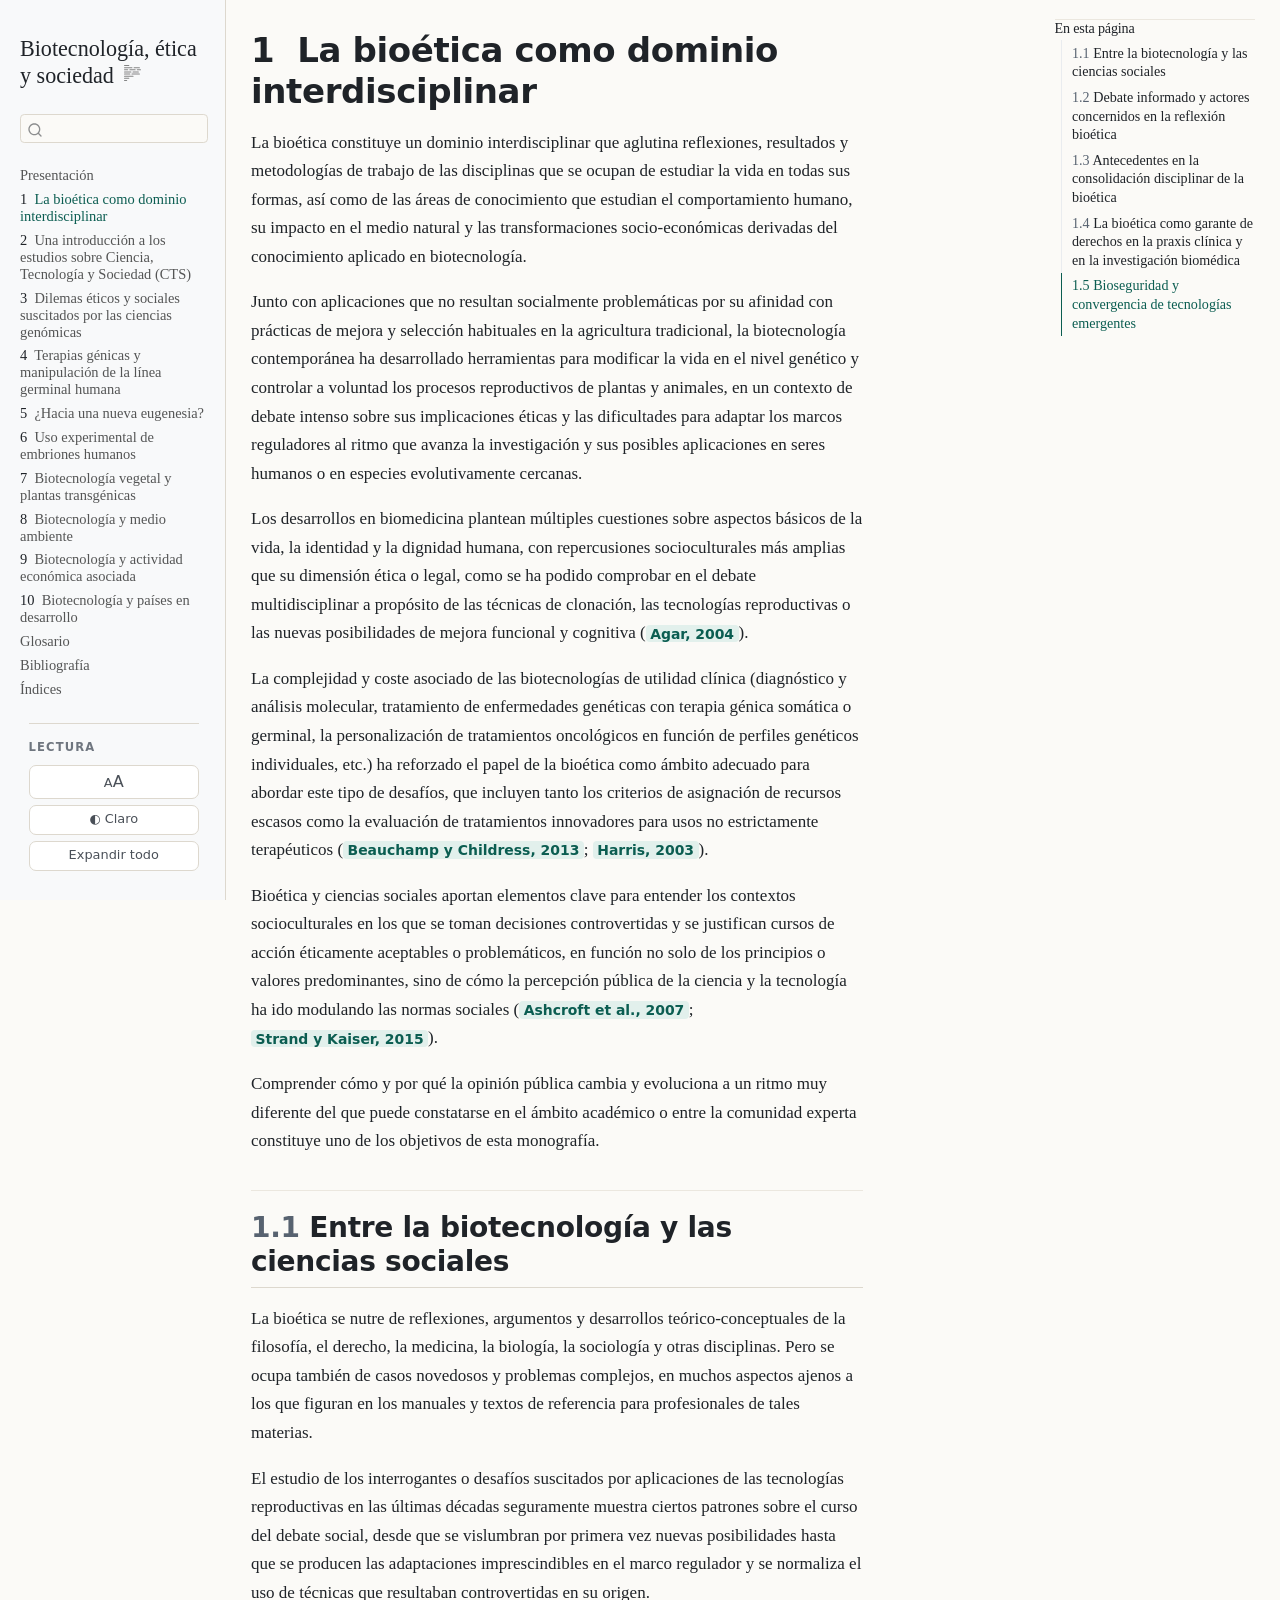
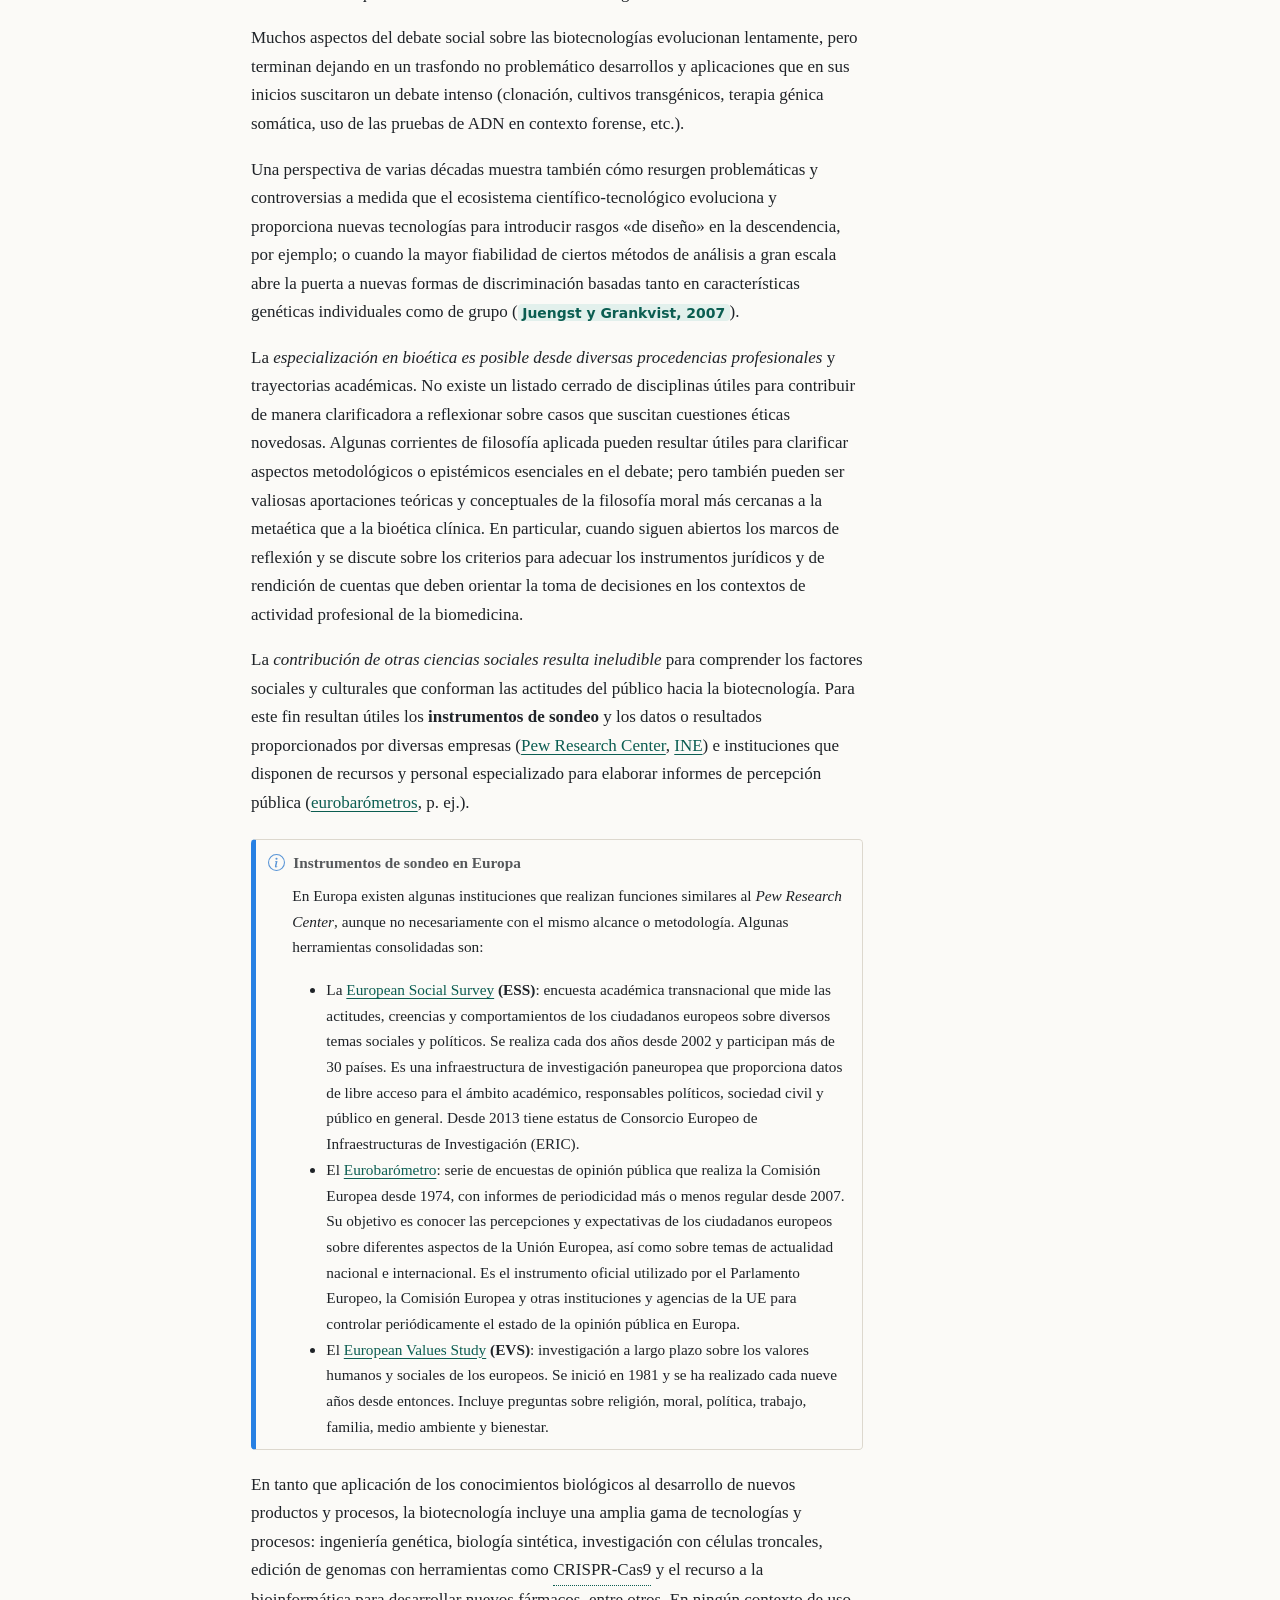
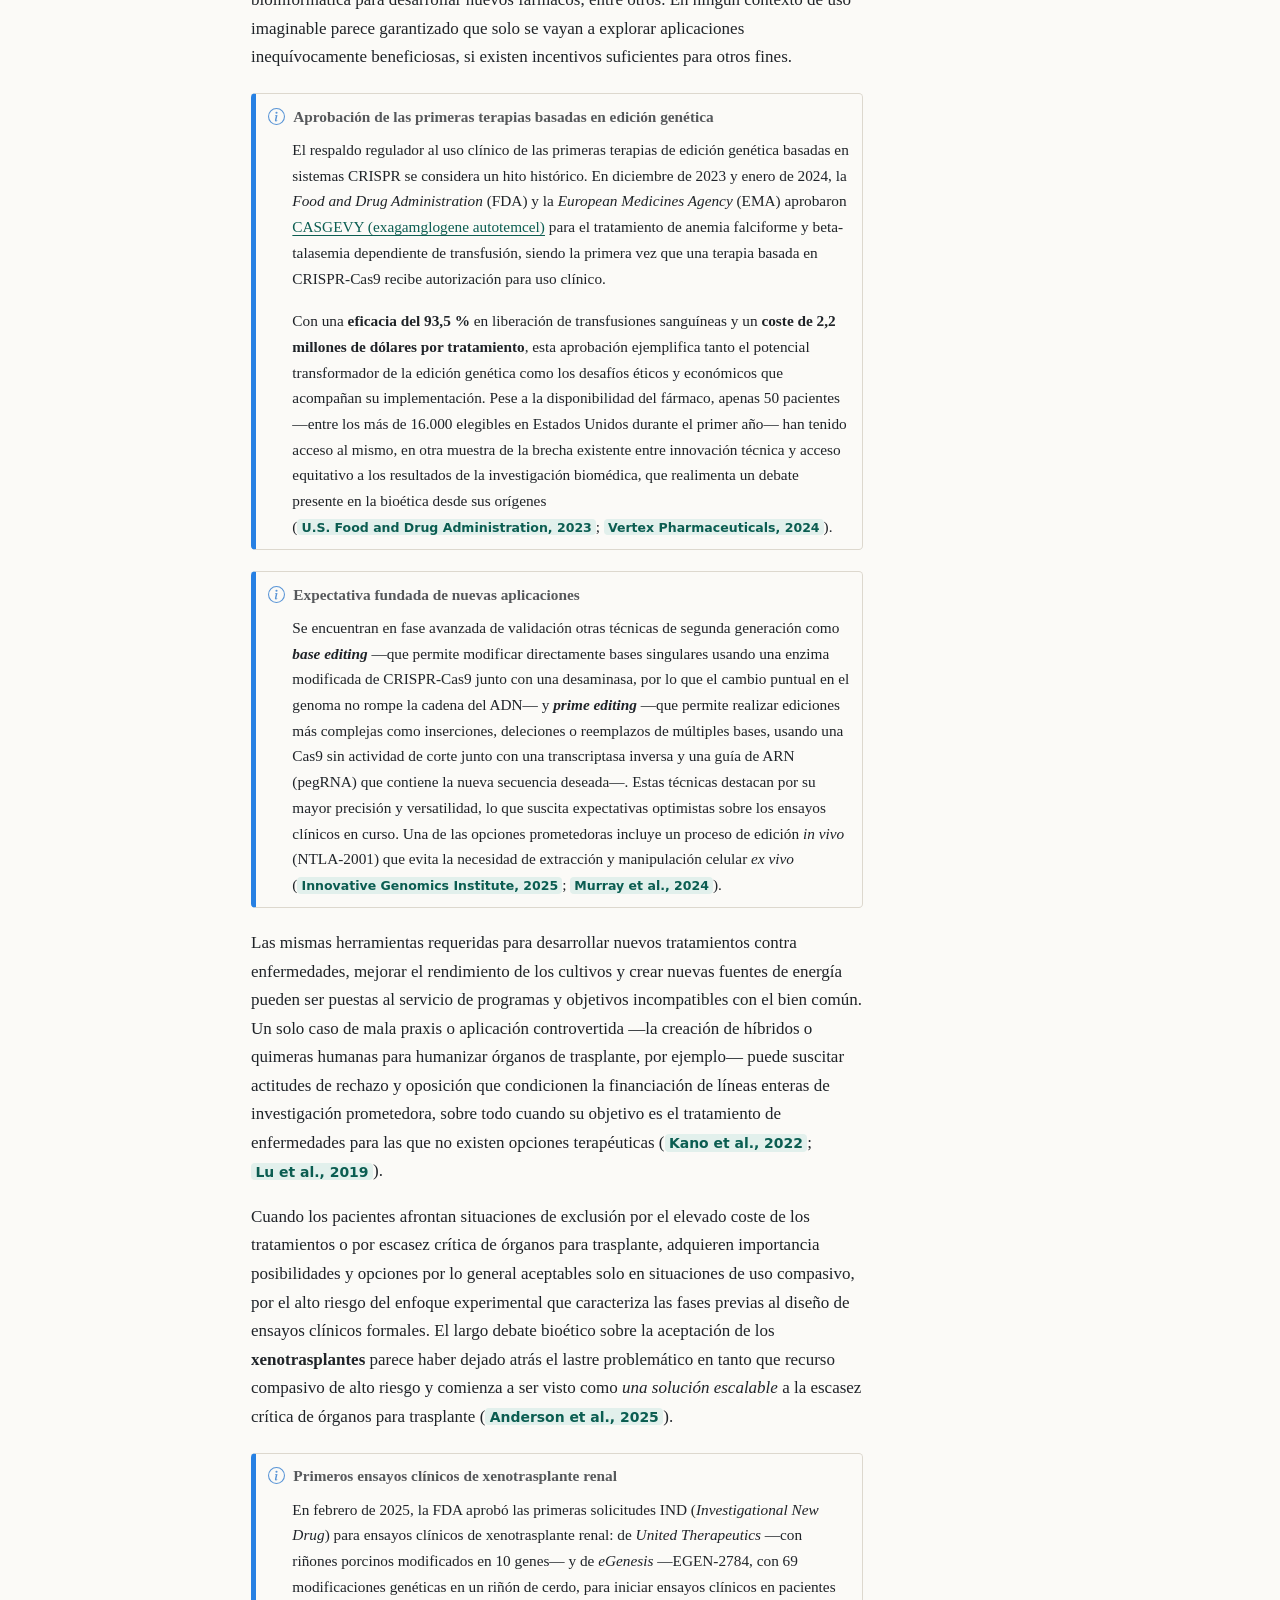
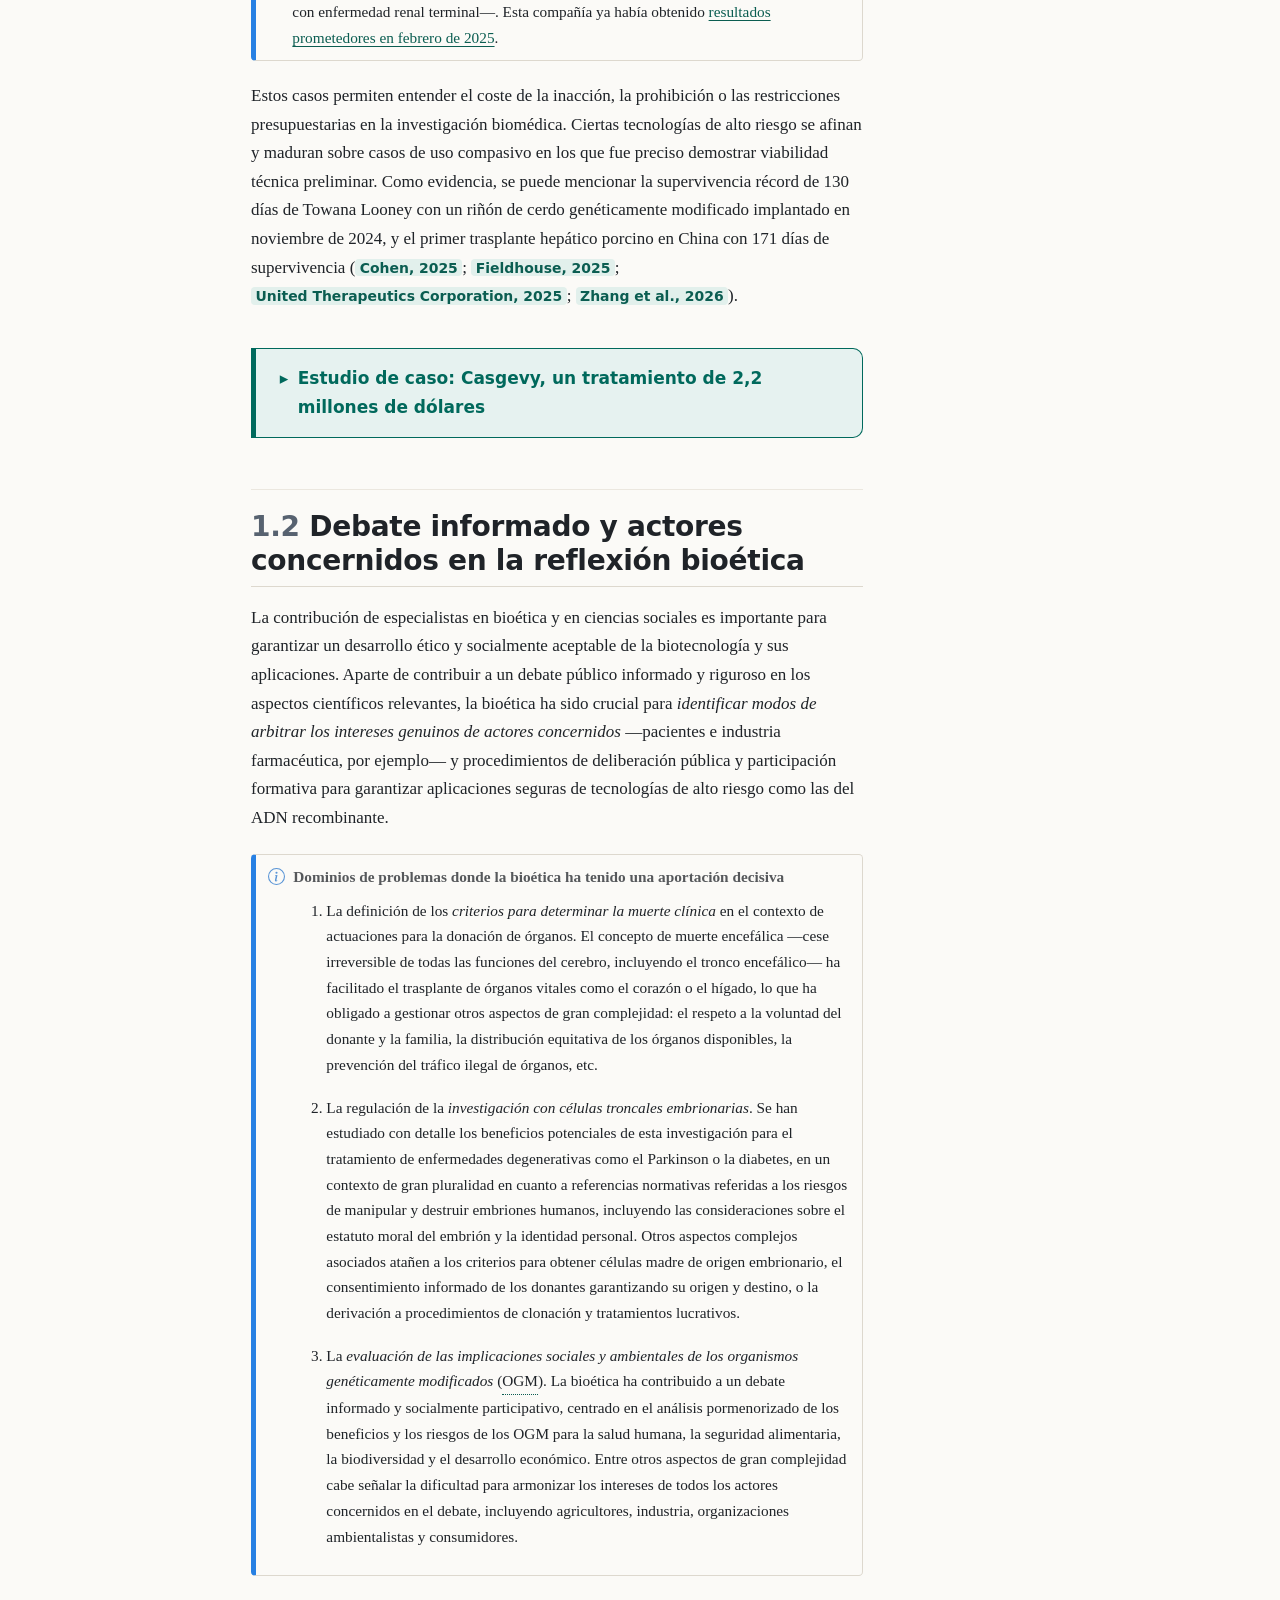
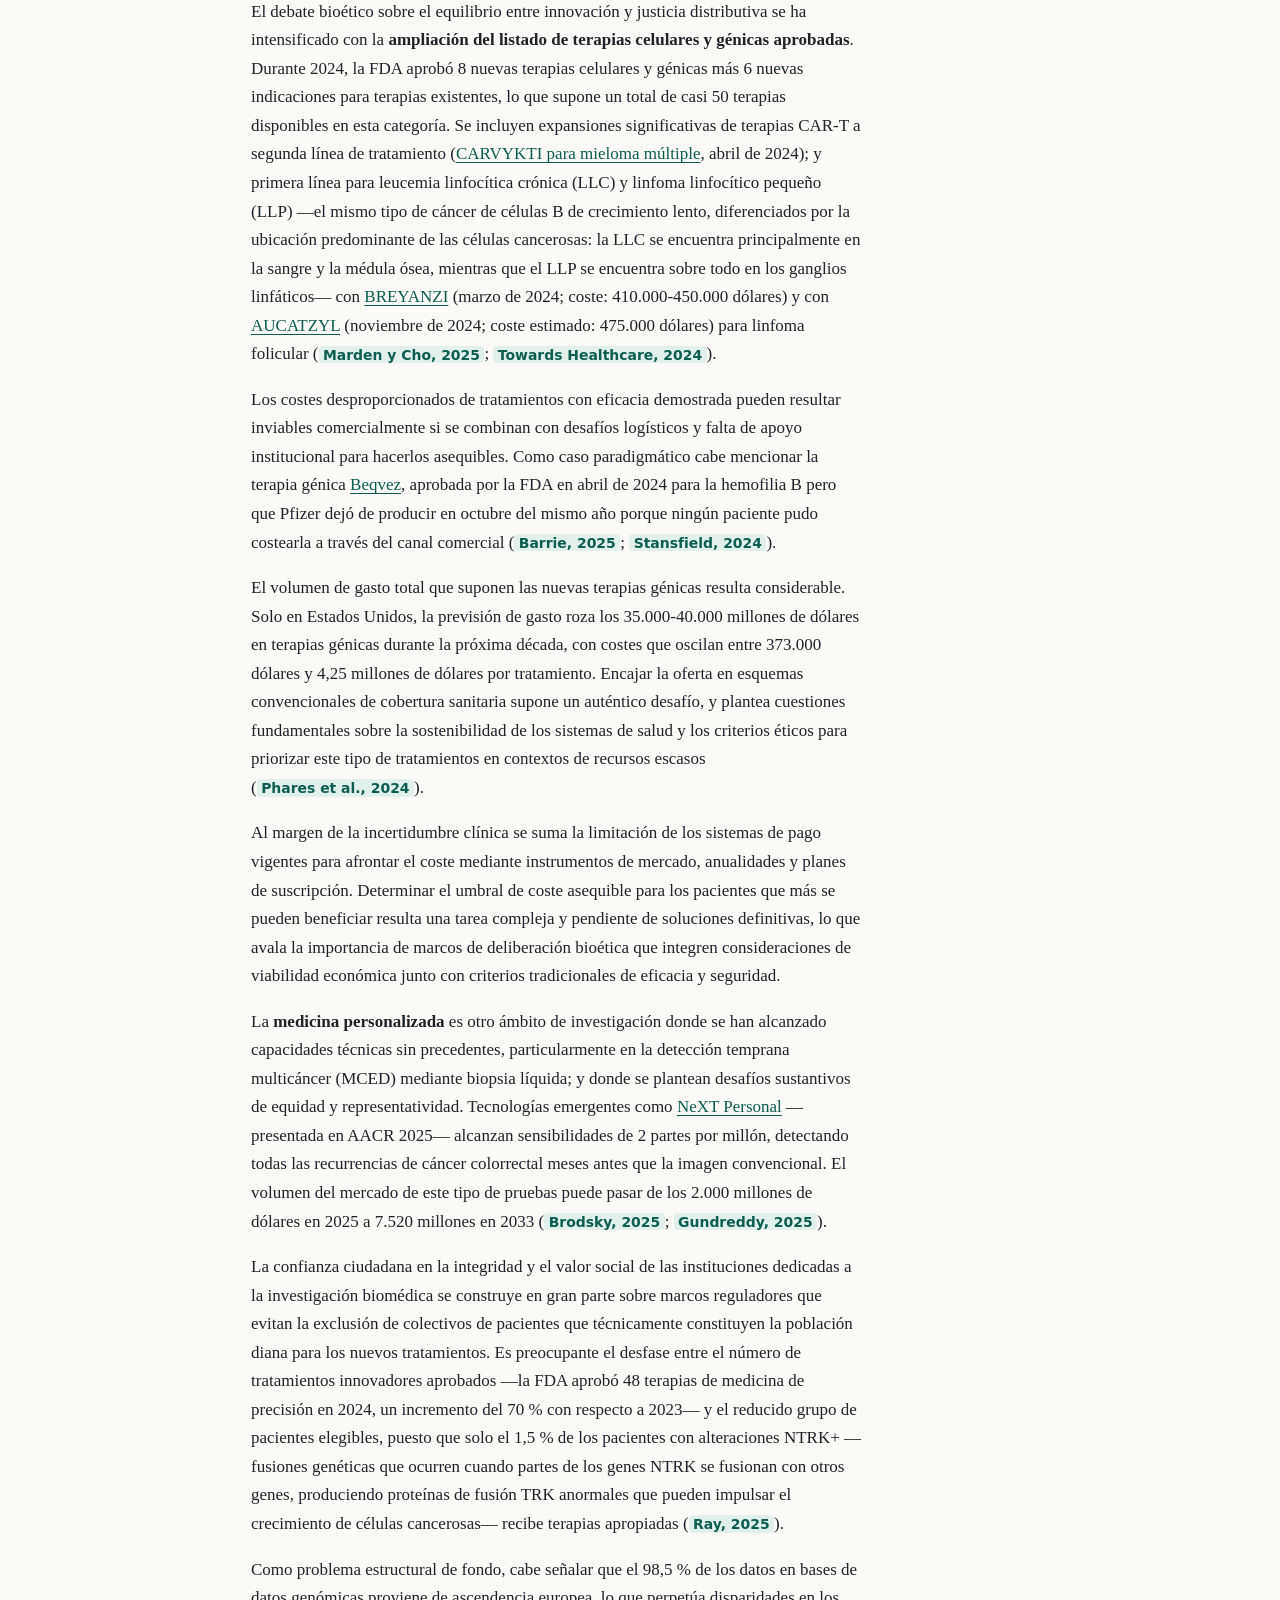
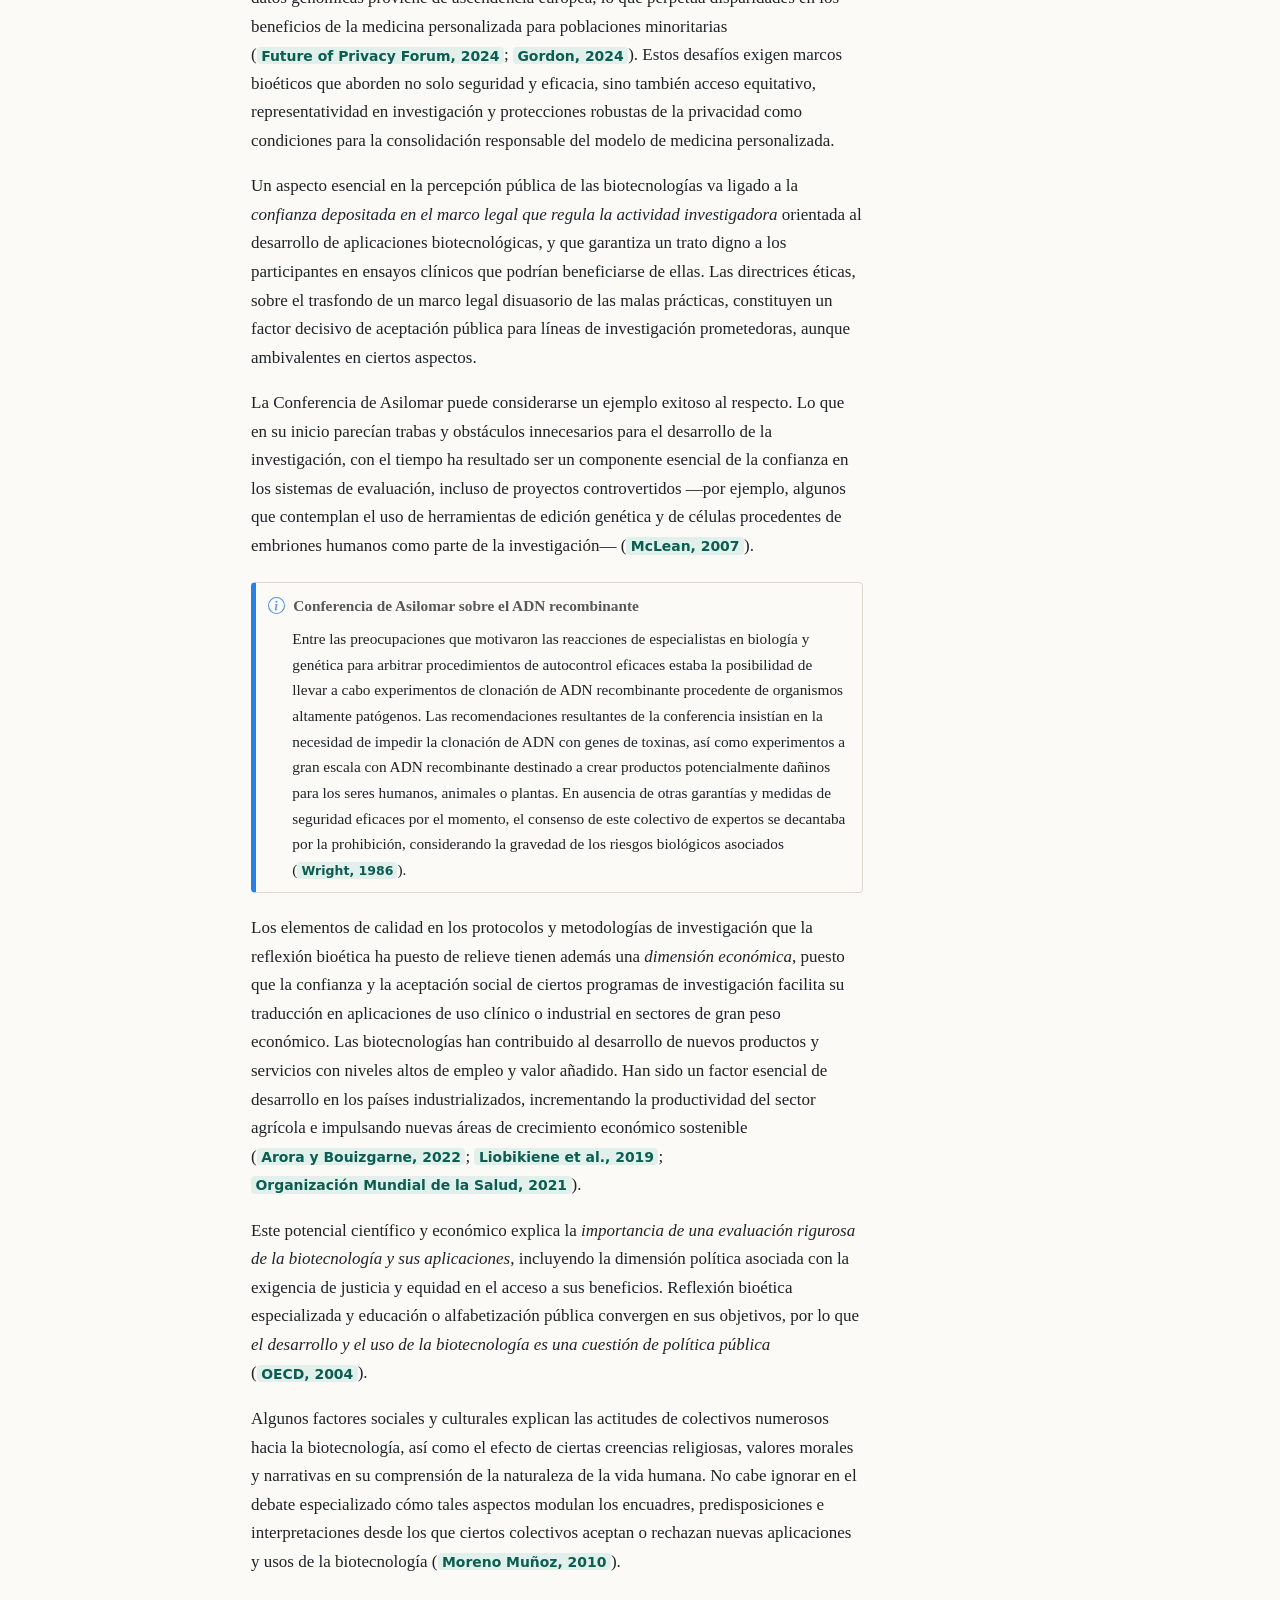
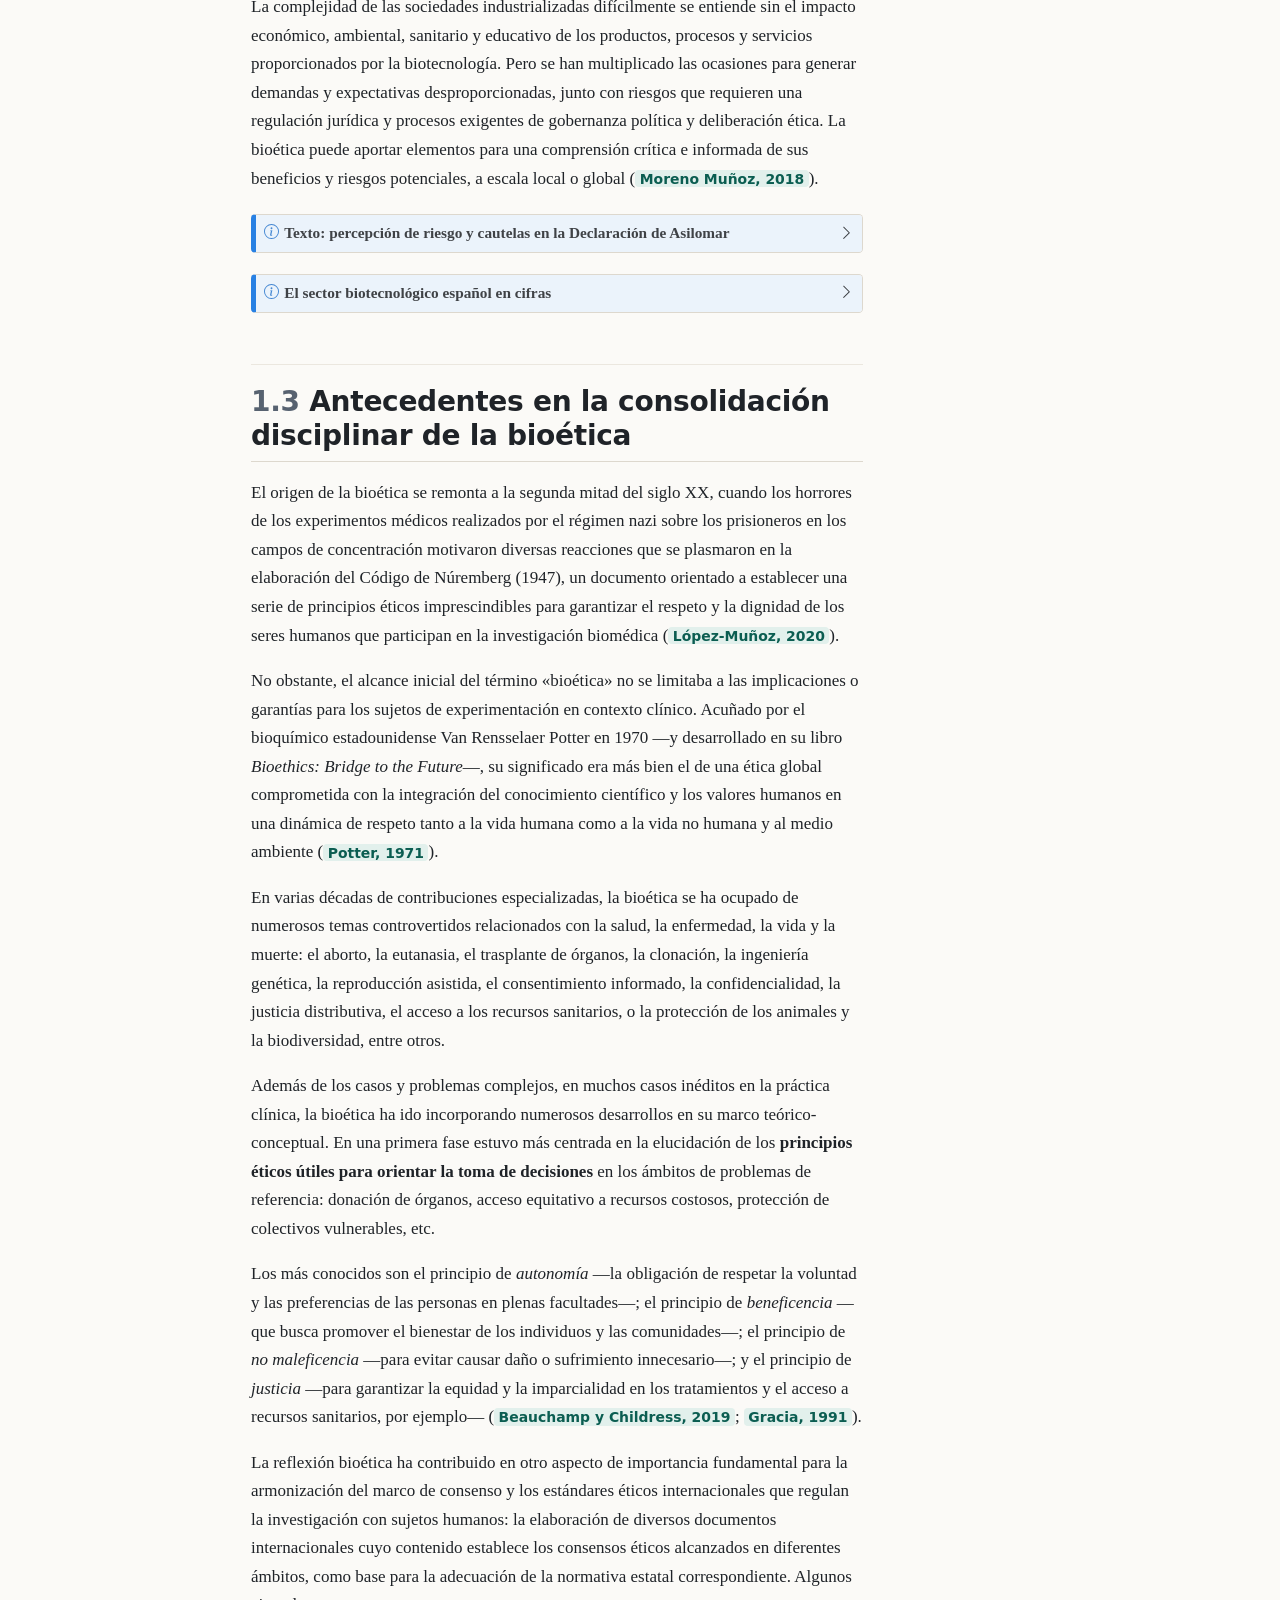
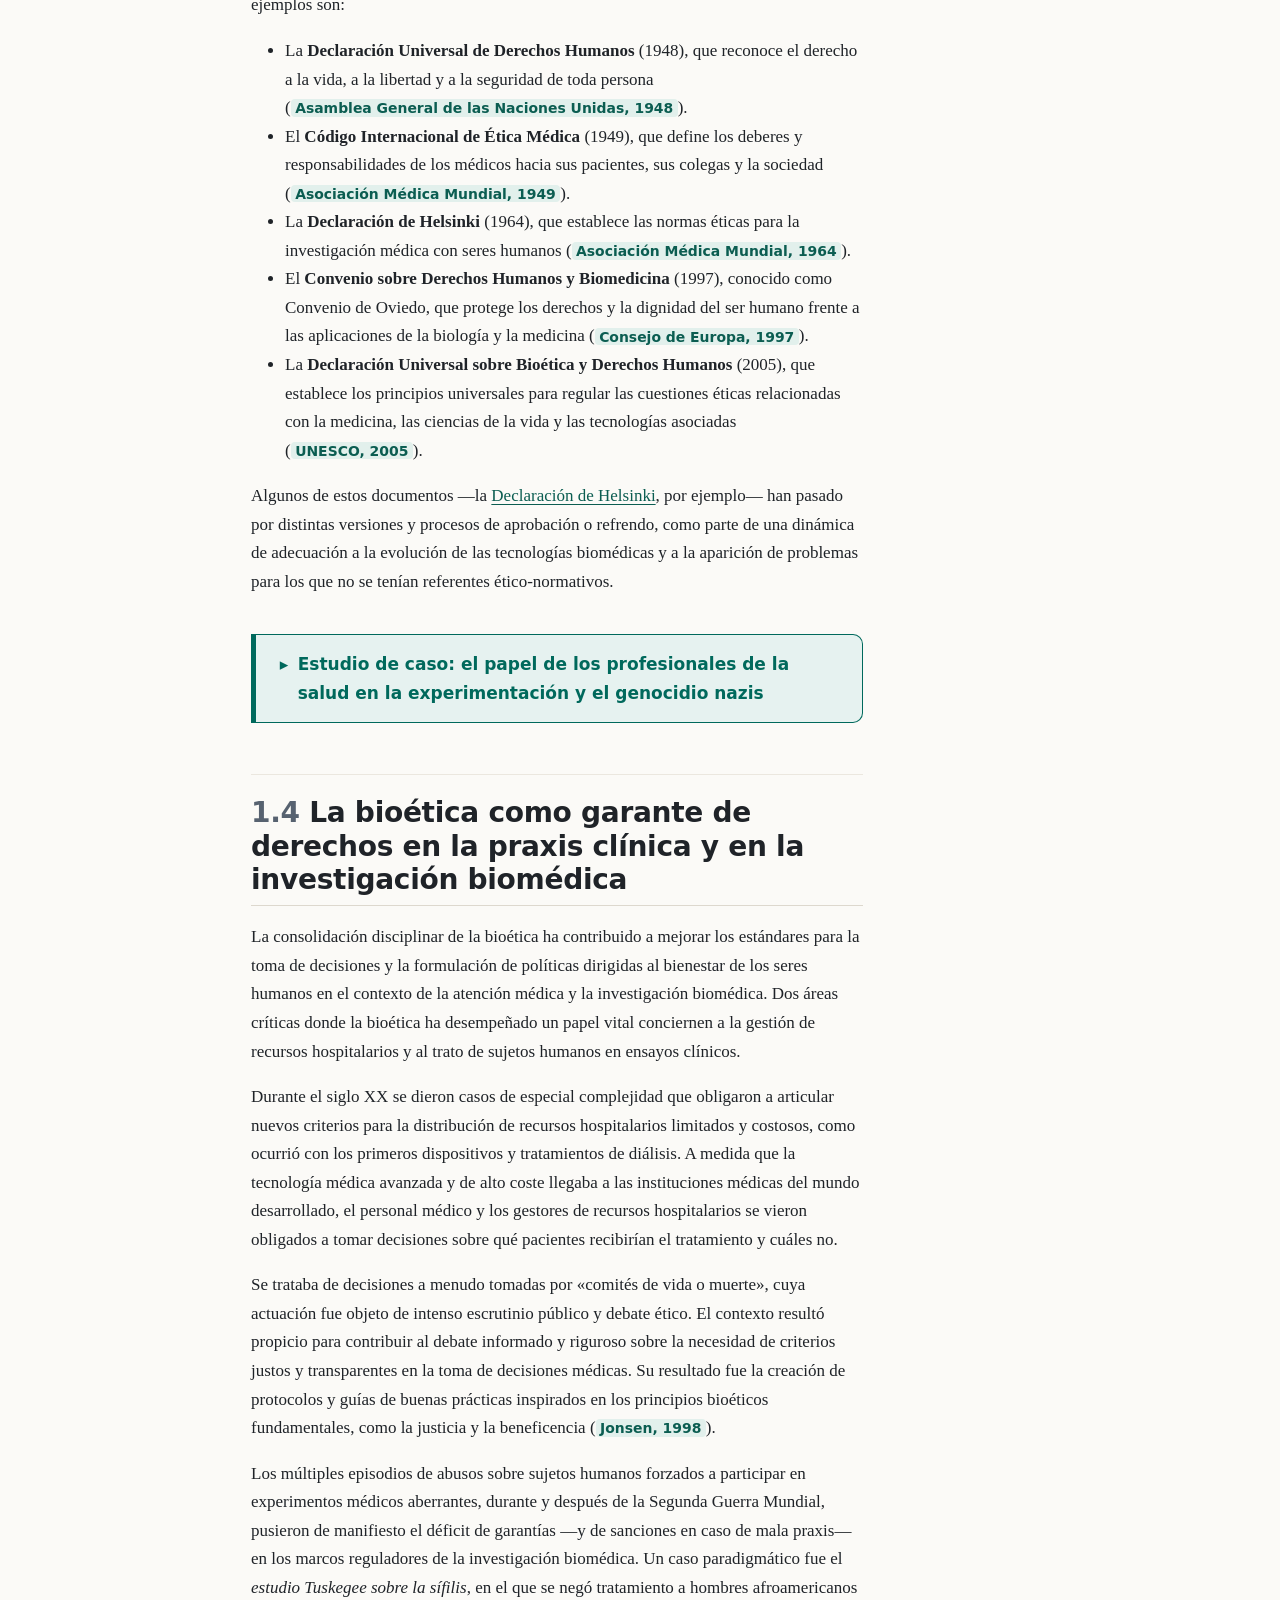
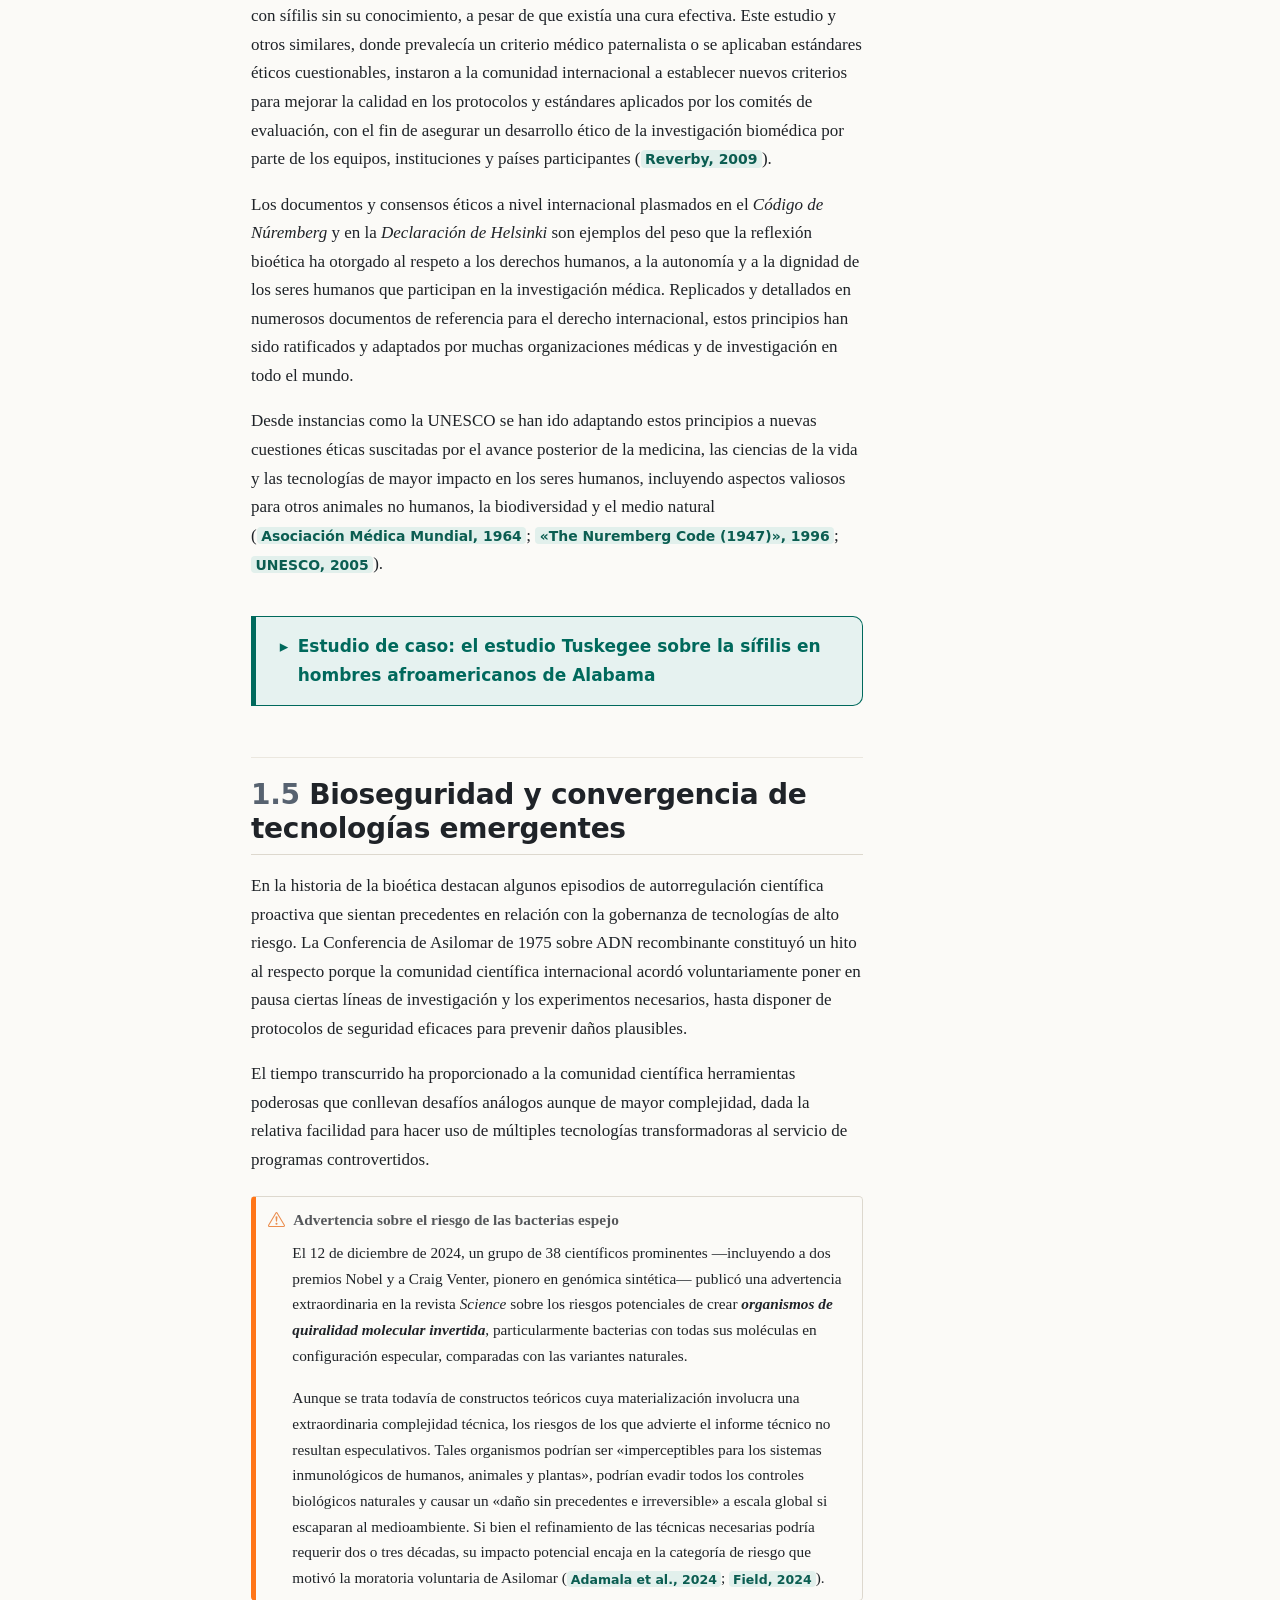
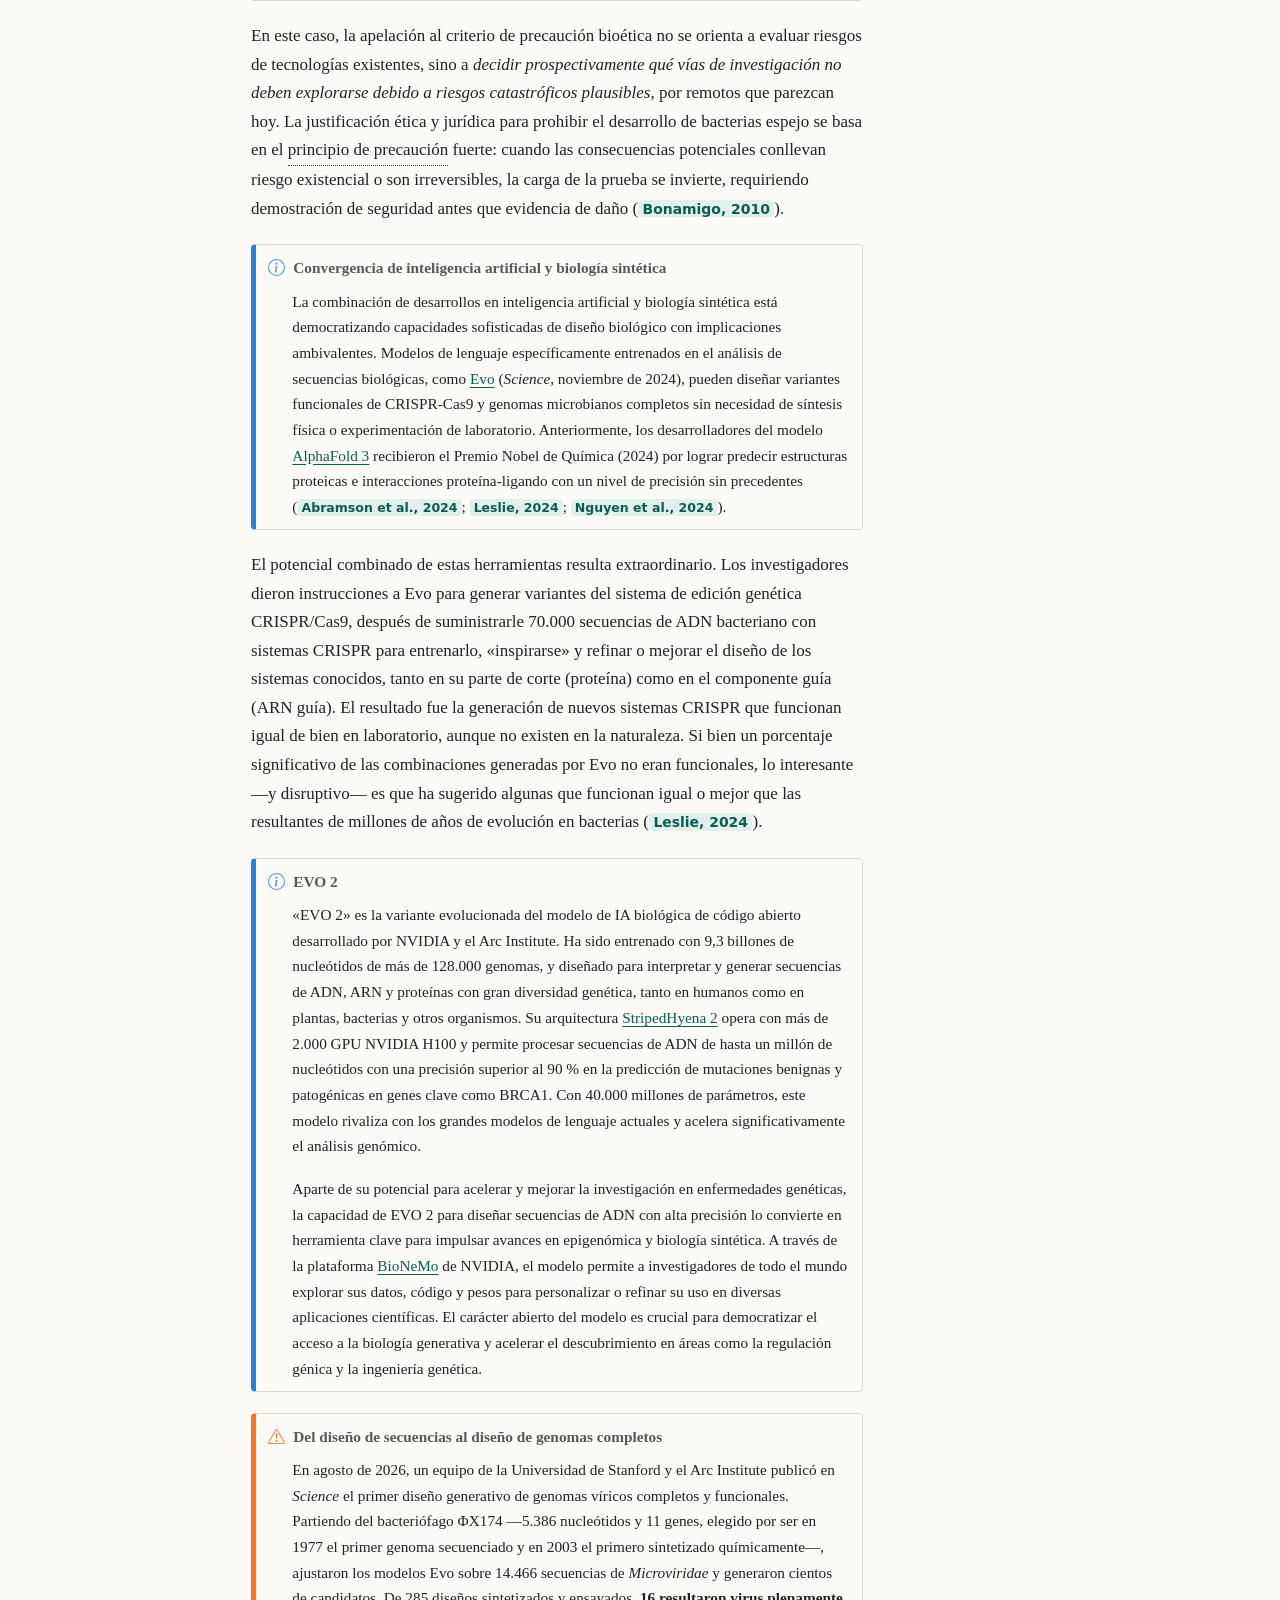
<file: 01-bioetica.html>
<!DOCTYPE html>
<html xmlns="http://www.w3.org/1999/xhtml" lang="es" xml:lang="es"><head>

<meta charset="utf-8">
<meta name="generator" content="quarto-1.8.27">

<meta name="viewport" content="width=device-width, initial-scale=1.0, user-scalable=yes">


<title>1&nbsp; La bioética como dominio interdisciplinar – Biotecnología, ética y sociedad</title>
<style>
code{white-space: pre-wrap;}
span.smallcaps{font-variant: small-caps;}
div.columns{display: flex; gap: min(4vw, 1.5em);}
div.column{flex: auto; overflow-x: auto;}
div.hanging-indent{margin-left: 1.5em; text-indent: -1.5em;}
ul.task-list{list-style: none;}
ul.task-list li input[type="checkbox"] {
  width: 0.8em;
  margin: 0 0.8em 0.2em -1em; /* quarto-specific, see https://github.com/quarto-dev/quarto-cli/issues/4556 */ 
  vertical-align: middle;
}
/* CSS for citations */
div.csl-bib-body { }
div.csl-entry {
  clear: both;
  margin-bottom: 1em;
}
.hanging-indent div.csl-entry {
  margin-left:2em;
  text-indent:-2em;
}
div.csl-left-margin {
  min-width:2em;
  float:left;
}
div.csl-right-inline {
  margin-left:2em;
  padding-left:1em;
}
div.csl-indent {
  margin-left: 2em;
}</style>


<script src="site_libs/quarto-nav/quarto-nav.js"></script>
<script src="site_libs/quarto-nav/headroom.min.js"></script>
<script src="site_libs/clipboard/clipboard.min.js"></script>
<script src="site_libs/quarto-search/autocomplete.umd.js"></script>
<script src="site_libs/quarto-search/fuse.min.js"></script>
<script src="site_libs/quarto-search/quarto-search.js"></script>
<meta name="quarto:offset" content="./">
<link href="./02-cts.html" rel="next">
<link href="./index.html" rel="prev">
<link href="./img/portada.svg" rel="icon" type="image/svg+xml">
<script src="site_libs/quarto-html/quarto.js" type="module"></script>
<script src="site_libs/quarto-html/tabsets/tabsets.js" type="module"></script>
<script src="site_libs/quarto-html/axe/axe-check.js" type="module"></script>
<script src="site_libs/quarto-html/popper.min.js"></script>
<script src="site_libs/quarto-html/tippy.umd.min.js"></script>
<script src="site_libs/quarto-html/anchor.min.js"></script>
<link href="site_libs/quarto-html/tippy.css" rel="stylesheet">
<link href="site_libs/quarto-html/quarto-syntax-highlighting-734bfe885269c4a88ff10b7879bcf292.css" rel="stylesheet" id="quarto-text-highlighting-styles">
<script src="site_libs/bootstrap/bootstrap.min.js"></script>
<link href="site_libs/bootstrap/bootstrap-icons.css" rel="stylesheet">
<link href="site_libs/bootstrap/bootstrap-ac10eb1cc8d69fa5cc4deb1837474720.min.css" rel="stylesheet" append-hash="true" id="quarto-bootstrap" data-mode="light">
<script id="quarto-search-options" type="application/json">{
  "location": "sidebar",
  "copy-button": false,
  "collapse-after": 3,
  "panel-placement": "start",
  "type": "textbox",
  "limit": 50,
  "keyboard-shortcut": [
    "f",
    "/",
    "s"
  ],
  "show-item-context": false,
  "language": {
    "search-no-results-text": "No se han encontrado resultados",
    "search-matching-documents-text": "documentos encontrados",
    "search-copy-link-title": "Copiar el enlace en la búsqueda",
    "search-hide-matches-text": "Ocultar resultados adicionales",
    "search-more-match-text": "resultado adicional en este documento",
    "search-more-matches-text": "resultados adicionales en este documento",
    "search-clear-button-title": "Borrar",
    "search-text-placeholder": "",
    "search-detached-cancel-button-title": "Cancelar",
    "search-submit-button-title": "Enviar",
    "search-label": "Buscar"
  }
}</script>
<style>html{ scroll-behavior: smooth; }</style>
<meta name="description" content="Monografía técnica sobre biotecnología, ética y sociedad para estudiantes del Máster Universitario en Biotecnología.">
<meta name="color-scheme" content="light dark">


</head>

<body class="nav-sidebar docked quarto-light">

<div id="quarto-search-results"></div>
  <header id="quarto-header" class="headroom fixed-top">
  <nav class="quarto-secondary-nav">
    <div class="container-fluid d-flex">
      <button type="button" class="quarto-btn-toggle btn" data-bs-toggle="collapse" role="button" data-bs-target=".quarto-sidebar-collapse-item" aria-controls="quarto-sidebar" aria-expanded="false" aria-label="Alternar barra lateral" onclick="if (window.quartoToggleHeadroom) { window.quartoToggleHeadroom(); }">
        <i class="bi bi-layout-text-sidebar-reverse"></i>
      </button>
        <nav class="quarto-page-breadcrumbs" aria-label="breadcrumb"><ol class="breadcrumb"><li class="breadcrumb-item"><a href="./01-bioetica.html"><span class="chapter-number">1</span>&nbsp; <span class="chapter-title">La bioética como dominio interdisciplinar</span></a></li></ol></nav>
        <a class="flex-grow-1" role="navigation" data-bs-toggle="collapse" data-bs-target=".quarto-sidebar-collapse-item" aria-controls="quarto-sidebar" aria-expanded="false" aria-label="Alternar barra lateral" onclick="if (window.quartoToggleHeadroom) { window.quartoToggleHeadroom(); }">      
        </a>
      <button type="button" class="btn quarto-search-button" aria-label="Buscar" onclick="window.quartoOpenSearch();">
        <i class="bi bi-search"></i>
      </button>
    </div>
  </nav>
</header>
<!-- content -->
<div id="quarto-content" class="quarto-container page-columns page-rows-contents page-layout-article">
<!-- sidebar -->
  <nav id="quarto-sidebar" class="sidebar collapse collapse-horizontal quarto-sidebar-collapse-item sidebar-navigation docked overflow-auto">
    <div class="pt-lg-2 mt-2 text-left sidebar-header">
    <div class="sidebar-title mb-0 py-0">
      <a href="./">Biotecnología, ética y sociedad</a> 
        <div class="sidebar-tools-main">
  <a href="" class="quarto-reader-toggle quarto-navigation-tool px-1" onclick="window.quartoToggleReader(); return false;" title="Alternar modo lector">
  <div class="quarto-reader-toggle-btn">
  <i class="bi"></i>
  </div>
</a>
</div>
    </div>
      </div>
        <div class="mt-2 flex-shrink-0 align-items-center">
        <div class="sidebar-search">
        <div id="quarto-search" class="" title="Buscar"></div>
        </div>
        </div>
    <div class="sidebar-menu-container"> 
    <ul class="list-unstyled mt-1">
        <li class="sidebar-item">
  <div class="sidebar-item-container"> 
  <a href="./index.html" class="sidebar-item-text sidebar-link">
 <span class="menu-text">Presentación</span></a>
  </div>
</li>
        <li class="sidebar-item">
  <div class="sidebar-item-container"> 
  <a href="./01-bioetica.html" class="sidebar-item-text sidebar-link active">
 <span class="menu-text"><span class="chapter-number">1</span>&nbsp; <span class="chapter-title">La bioética como dominio interdisciplinar</span></span></a>
  </div>
</li>
        <li class="sidebar-item">
  <div class="sidebar-item-container"> 
  <a href="./02-cts.html" class="sidebar-item-text sidebar-link">
 <span class="menu-text"><span class="chapter-number">2</span>&nbsp; <span class="chapter-title">Una introducción a los estudios sobre Ciencia, Tecnología y Sociedad (CTS)</span></span></a>
  </div>
</li>
        <li class="sidebar-item">
  <div class="sidebar-item-container"> 
  <a href="./03-genomica.html" class="sidebar-item-text sidebar-link">
 <span class="menu-text"><span class="chapter-number">3</span>&nbsp; <span class="chapter-title">Dilemas éticos y sociales suscitados por las ciencias genómicas</span></span></a>
  </div>
</li>
        <li class="sidebar-item">
  <div class="sidebar-item-container"> 
  <a href="./04-terapias-genicas.html" class="sidebar-item-text sidebar-link">
 <span class="menu-text"><span class="chapter-number">4</span>&nbsp; <span class="chapter-title">Terapias génicas y manipulación de la línea germinal humana</span></span></a>
  </div>
</li>
        <li class="sidebar-item">
  <div class="sidebar-item-container"> 
  <a href="./05-eugenesia.html" class="sidebar-item-text sidebar-link">
 <span class="menu-text"><span class="chapter-number">5</span>&nbsp; <span class="chapter-title">¿Hacia una nueva eugenesia?</span></span></a>
  </div>
</li>
        <li class="sidebar-item">
  <div class="sidebar-item-container"> 
  <a href="./06-embriones.html" class="sidebar-item-text sidebar-link">
 <span class="menu-text"><span class="chapter-number">6</span>&nbsp; <span class="chapter-title">Uso experimental de embriones humanos</span></span></a>
  </div>
</li>
        <li class="sidebar-item">
  <div class="sidebar-item-container"> 
  <a href="./07-vegetal.html" class="sidebar-item-text sidebar-link">
 <span class="menu-text"><span class="chapter-number">7</span>&nbsp; <span class="chapter-title">Biotecnología vegetal y plantas transgénicas</span></span></a>
  </div>
</li>
        <li class="sidebar-item">
  <div class="sidebar-item-container"> 
  <a href="./08-medio-ambiente.html" class="sidebar-item-text sidebar-link">
 <span class="menu-text"><span class="chapter-number">8</span>&nbsp; <span class="chapter-title">Biotecnología y medio ambiente</span></span></a>
  </div>
</li>
        <li class="sidebar-item">
  <div class="sidebar-item-container"> 
  <a href="./09-economia.html" class="sidebar-item-text sidebar-link">
 <span class="menu-text"><span class="chapter-number">9</span>&nbsp; <span class="chapter-title">Biotecnología y actividad económica asociada</span></span></a>
  </div>
</li>
        <li class="sidebar-item">
  <div class="sidebar-item-container"> 
  <a href="./10-paises-desarrollo.html" class="sidebar-item-text sidebar-link">
 <span class="menu-text"><span class="chapter-number">10</span>&nbsp; <span class="chapter-title">Biotecnología y países en desarrollo</span></span></a>
  </div>
</li>
        <li class="sidebar-item">
  <div class="sidebar-item-container"> 
  <a href="./11-glosario.html" class="sidebar-item-text sidebar-link">
 <span class="menu-text">Glosario</span></a>
  </div>
</li>
        <li class="sidebar-item">
  <div class="sidebar-item-container"> 
  <a href="./12-bibliografia.html" class="sidebar-item-text sidebar-link">
 <span class="menu-text">Bibliografía</span></a>
  </div>
</li>
        <li class="sidebar-item">
  <div class="sidebar-item-container"> 
  <a href="./13-indices.html" class="sidebar-item-text sidebar-link">
 <span class="menu-text">Índices</span></a>
  </div>
</li>
    </ul>
    </div>
</nav>
<div id="quarto-sidebar-glass" class="quarto-sidebar-collapse-item" data-bs-toggle="collapse" data-bs-target=".quarto-sidebar-collapse-item"></div>
<!-- margin-sidebar -->
    <div id="quarto-margin-sidebar" class="sidebar margin-sidebar">
        <nav id="TOC" role="doc-toc" class="toc-active">
    <h2 id="toc-title">En esta página</h2>
   
  <ul>
  <li><a href="#sec-bioetica-cc-sociales" id="toc-sec-bioetica-cc-sociales" class="nav-link active" data-scroll-target="#sec-bioetica-cc-sociales"><span class="header-section-number">1.1</span> Entre la biotecnología y las ciencias sociales</a></li>
  <li><a href="#sec-bioetica-actores" id="toc-sec-bioetica-actores" class="nav-link" data-scroll-target="#sec-bioetica-actores"><span class="header-section-number">1.2</span> Debate informado y actores concernidos en la reflexión bioética</a></li>
  <li><a href="#sec-bioetica-antecedentes" id="toc-sec-bioetica-antecedentes" class="nav-link" data-scroll-target="#sec-bioetica-antecedentes"><span class="header-section-number">1.3</span> Antecedentes en la consolidación disciplinar de la bioética</a></li>
  <li><a href="#sec-bioetica-derechos" id="toc-sec-bioetica-derechos" class="nav-link" data-scroll-target="#sec-bioetica-derechos"><span class="header-section-number">1.4</span> La bioética como garante de derechos en la praxis clínica y en la investigación biomédica</a></li>
  <li><a href="#sec-bioetica-bioseguridad" id="toc-sec-bioetica-bioseguridad" class="nav-link" data-scroll-target="#sec-bioetica-bioseguridad"><span class="header-section-number">1.5</span> Bioseguridad y convergencia de tecnologías emergentes</a></li>
  </ul>
</nav>
    </div>
<!-- main -->
<main class="content" id="quarto-document-content">

<header id="title-block-header" class="quarto-title-block default">
<div class="quarto-title">
<h1 class="title"><span id="sec-bioetica" class="quarto-section-identifier"><span class="chapter-number">1</span>&nbsp; <span class="chapter-title">La bioética como dominio interdisciplinar</span></span></h1>
</div>



<div class="quarto-title-meta">

    
  
    
  </div>
  


</header>


<p>La bioética constituye un dominio interdisciplinar que aglutina reflexiones, resultados y metodologías de trabajo de las disciplinas que se ocupan de estudiar la vida en todas sus formas, así como de las áreas de conocimiento que estudian el comportamiento humano, su impacto en el medio natural y las transformaciones socio-económicas derivadas del conocimiento aplicado en biotecnología.</p>
<p>Junto con aplicaciones que no resultan socialmente problemáticas por su afinidad con prácticas de mejora y selección habituales en la agricultura tradicional, la biotecnología contemporánea ha desarrollado herramientas para modificar la vida en el nivel genético y controlar a voluntad los procesos reproductivos de plantas y animales, en un contexto de debate intenso sobre sus implicaciones éticas y las dificultades para adaptar los marcos reguladores al ritmo que avanza la investigación y sus posibles aplicaciones en seres humanos o en especies evolutivamente cercanas.</p>
<p>Los desarrollos en biomedicina plantean múltiples cuestiones sobre aspectos básicos de la vida, la identidad y la dignidad humana, con repercusiones socioculturales más amplias que su dimensión ética o legal, como se ha podido comprobar en el debate multidisciplinar a propósito de las técnicas de clonación, las tecnologías reproductivas o las nuevas posibilidades de mejora funcional y cognitiva <span class="citation" data-cites="agar2004">(<a href="12-bibliografia.html#ref-agar2004" role="doc-biblioref">Agar, 2004</a>)</span>.</p>
<p>La complejidad y coste asociado de las biotecnologías de utilidad clínica (diagnóstico y análisis molecular, tratamiento de enfermedades genéticas con terapia génica somática o germinal, la personalización de tratamientos oncológicos en función de perfiles genéticos individuales, etc.) ha reforzado el papel de la bioética como ámbito adecuado para abordar este tipo de desafíos, que incluyen tanto los criterios de asignación de recursos escasos como la evaluación de tratamientos innovadores para usos no estrictamente terapéuticos <span class="citation" data-cites="beauchamp2013 harris2003">(<a href="12-bibliografia.html#ref-beauchamp2013" role="doc-biblioref">Beauchamp y Childress, 2013</a>; <a href="12-bibliografia.html#ref-harris2003" role="doc-biblioref">Harris, 2003</a>)</span>.</p>
<p>Bioética y ciencias sociales aportan elementos clave para entender los contextos socioculturales en los que se toman decisiones controvertidas y se justifican cursos de acción éticamente aceptables o problemáticos, en función no solo de los principios o valores predominantes, sino de cómo la percepción pública de la ciencia y la tecnología ha ido modulando las normas sociales <span class="citation" data-cites="ashcroft2007 strand2015">(<a href="12-bibliografia.html#ref-ashcroft2007" role="doc-biblioref">Ashcroft et al., 2007</a>; <a href="12-bibliografia.html#ref-strand2015" role="doc-biblioref">Strand y Kaiser, 2015</a>)</span>.</p>
<p>Comprender cómo y por qué la opinión pública cambia y evoluciona a un ritmo muy diferente del que puede constatarse en el ámbito académico o entre la comunidad experta constituye uno de los objetivos de esta monografía.</p>
<section id="sec-bioetica-cc-sociales" class="level2" data-number="1.1">
<h2 data-number="1.1" class="anchored" data-anchor-id="sec-bioetica-cc-sociales"><span class="header-section-number">1.1</span> Entre la biotecnología y las ciencias sociales</h2>
<p>La bioética se nutre de reflexiones, argumentos y desarrollos teórico-conceptuales de la filosofía, el derecho, la medicina, la biología, la sociología y otras disciplinas. Pero se ocupa también de casos novedosos y problemas complejos, en muchos aspectos ajenos a los que figuran en los manuales y textos de referencia para profesionales de tales materias.</p>
<p>El estudio de los interrogantes o desafíos suscitados por aplicaciones de las tecnologías reproductivas en las últimas décadas seguramente muestra ciertos patrones sobre el curso del debate social, desde que se vislumbran por primera vez nuevas posibilidades hasta que se producen las adaptaciones imprescindibles en el marco regulador y se normaliza el uso de técnicas que resultaban controvertidas en su origen.</p>
<p>Muchos aspectos del debate social sobre las biotecnologías evolucionan lentamente, pero terminan dejando en un trasfondo no problemático desarrollos y aplicaciones que en sus inicios suscitaron un debate intenso (clonación, cultivos transgénicos, terapia génica somática, uso de las pruebas de ADN en contexto forense, etc.).</p>
<p>Una perspectiva de varias décadas muestra también cómo resurgen problemáticas y controversias a medida que el ecosistema científico-tecnológico evoluciona y proporciona nuevas tecnologías para introducir rasgos «de diseño» en la descendencia, por ejemplo; o cuando la mayor fiabilidad de ciertos métodos de análisis a gran escala abre la puerta a nuevas formas de discriminación basadas tanto en características genéticas individuales como de grupo <span class="citation" data-cites="juengst2007">(<a href="12-bibliografia.html#ref-juengst2007" role="doc-biblioref">Juengst y Grankvist, 2007</a>)</span>.</p>
<p>La <em>especialización en bioética es posible desde diversas procedencias profesionales</em> y trayectorias académicas. No existe un listado cerrado de disciplinas útiles para contribuir de manera clarificadora a reflexionar sobre casos que suscitan cuestiones éticas novedosas. Algunas corrientes de filosofía aplicada pueden resultar útiles para clarificar aspectos metodológicos o epistémicos esenciales en el debate; pero también pueden ser valiosas aportaciones teóricas y conceptuales de la filosofía moral más cercanas a la metaética que a la bioética clínica. En particular, cuando siguen abiertos los marcos de reflexión y se discute sobre los criterios para adecuar los instrumentos jurídicos y de rendición de cuentas que deben orientar la toma de decisiones en los contextos de actividad profesional de la biomedicina.</p>
<p>La <em>contribución de otras ciencias sociales resulta ineludible</em> para comprender los factores sociales y culturales que conforman las actitudes del público hacia la biotecnología. Para este fin resultan útiles los <strong>instrumentos de sondeo</strong> y los datos o resultados proporcionados por diversas empresas (<a href="https://www.pewresearch.org/">Pew Research Center</a>, <a href="https://www.ine.es/dyngs/INEbase/es/operacion.htm?c=Estadistica_C&amp;cid=1254736176808&amp;menu=ultiDatos&amp;idp=1254735576669">INE</a>) e instituciones que disponen de recursos y personal especializado para elaborar informes de percepción pública (<a href="https://europa.eu/eurobarometer/screen/home">eurobarómetros</a>, p.&nbsp;ej.).</p>
<div class="callout callout-style-simple callout-note callout-titled">
<div class="callout-header d-flex align-content-center">
<div class="callout-icon-container">
<i class="callout-icon"></i>
</div>
<div class="callout-title-container flex-fill">
<span class="screen-reader-only">Nota</span>Instrumentos de sondeo en Europa
</div>
</div>
<div class="callout-body-container callout-body">
<p>En Europa existen algunas instituciones que realizan funciones similares al <em>Pew Research Center</em>, aunque no necesariamente con el mismo alcance o metodología. Algunas herramientas consolidadas son:</p>
<ul>
<li>La <strong><a href="https://www.europeansocialsurvey.org/">European Social Survey</a> (ESS)</strong>: encuesta académica transnacional que mide las actitudes, creencias y comportamientos de los ciudadanos europeos sobre diversos temas sociales y políticos. Se realiza cada dos años desde 2002 y participan más de 30 países. Es una infraestructura de investigación paneuropea que proporciona datos de libre acceso para el ámbito académico, responsables políticos, sociedad civil y público en general. Desde 2013 tiene estatus de Consorcio Europeo de Infraestructuras de Investigación (ERIC).</li>
<li>El <strong><a href="https://www.europarl.europa.eu/at-your-service/es/be-heard/eurobarometer">Eurobarómetro</a></strong>: serie de encuestas de opinión pública que realiza la Comisión Europea desde 1974, con informes de periodicidad más o menos regular desde 2007. Su objetivo es conocer las percepciones y expectativas de los ciudadanos europeos sobre diferentes aspectos de la Unión Europea, así como sobre temas de actualidad nacional e internacional. Es el instrumento oficial utilizado por el Parlamento Europeo, la Comisión Europea y otras instituciones y agencias de la UE para controlar periódicamente el estado de la opinión pública en Europa.</li>
<li>El <strong><a href="https://europeanvaluesstudy.eu/">European Values Study</a> (EVS)</strong>: investigación a largo plazo sobre los valores humanos y sociales de los europeos. Se inició en 1981 y se ha realizado cada nueve años desde entonces. Incluye preguntas sobre religión, moral, política, trabajo, familia, medio ambiente y bienestar.</li>
</ul>
</div>
</div>
<p>En tanto que aplicación de los conocimientos biológicos al desarrollo de nuevos productos y procesos, la biotecnología incluye una amplia gama de tecnologías y procesos: ingeniería genética, biología sintética, investigación con células troncales, edición de genomas con herramientas como <button type="button" class="gloss" data-gloss="crispr" aria-expanded="false" aria-haspopup="dialog" aria-describedby="gd-crispr-1">CRISPR-Cas9</button><span class="gloss-def" id="gd-crispr-1" hidden="">Sistema de edición genómica derivado de un mecanismo inmunitario
procariota, que emplea un ARN guía para dirigir una nucleasa Cas a una
secuencia diana específica, donde produce un corte de doble cadena
reparado después por la maquinaria celular.<span class="gloss-ver-lista">Véase también: <a href="#glos-edicion-genetica" class="gloss-ver">Edición genética</a>, <a href="#glos-sdn" class="gloss-ver">SDN (nucleasas dirigidas a sitio)</a></span></span> y el recurso a la bioinformática para desarrollar nuevos fármacos, entre otros. En ningún contexto de uso imaginable parece garantizado que solo se vayan a explorar aplicaciones inequívocamente beneficiosas, si existen incentivos suficientes para otros fines.</p>
<div class="callout callout-style-simple callout-note callout-titled">
<div class="callout-header d-flex align-content-center">
<div class="callout-icon-container">
<i class="callout-icon"></i>
</div>
<div class="callout-title-container flex-fill">
<span class="screen-reader-only">Nota</span>Aprobación de las primeras terapias basadas en edición genética
</div>
</div>
<div class="callout-body-container callout-body">
<p>El respaldo regulador al uso clínico de las primeras terapias de edición genética basadas en sistemas CRISPR se considera un hito histórico. En diciembre de 2023 y enero de 2024, la <em>Food and Drug Administration</em> (FDA) y la <em>European Medicines Agency</em> (EMA) aprobaron <a href="https://www.casgevy.com/sickle-cell-disease/sites/default/files/casgevy-brochure-SCD-spanish.pdf">CASGEVY (exagamglogene autotemcel)</a> para el tratamiento de anemia falciforme y beta-talasemia dependiente de transfusión, siendo la primera vez que una terapia basada en CRISPR-Cas9 recibe autorización para uso clínico.</p>
<p>Con una <strong>eficacia del 93,5 %</strong> en liberación de transfusiones sanguíneas y un <strong>coste de 2,2 millones de dólares por tratamiento</strong>, esta aprobación ejemplifica tanto el potencial transformador de la edición genética como los desafíos éticos y económicos que acompañan su implementación. Pese a la disponibilidad del fármaco, apenas 50 pacientes —entre los más de 16.000 elegibles en Estados Unidos durante el primer año— han tenido acceso al mismo, en otra muestra de la brecha existente entre innovación técnica y acceso equitativo a los resultados de la investigación biomédica, que realimenta un debate presente en la bioética desde sus orígenes <span class="citation" data-cites="fda2023casgevy vertex2024">(<a href="12-bibliografia.html#ref-fda2023casgevy" role="doc-biblioref">U.S. Food and Drug Administration, 2023</a>; <a href="12-bibliografia.html#ref-vertex2024" role="doc-biblioref">Vertex Pharmaceuticals, 2024</a>)</span>.</p>
</div>
</div>
<div class="callout callout-style-simple callout-note callout-titled">
<div class="callout-header d-flex align-content-center">
<div class="callout-icon-container">
<i class="callout-icon"></i>
</div>
<div class="callout-title-container flex-fill">
<span class="screen-reader-only">Nota</span>Expectativa fundada de nuevas aplicaciones
</div>
</div>
<div class="callout-body-container callout-body">
<p>Se encuentran en fase avanzada de validación otras técnicas de segunda generación como <strong><em>base editing</em></strong> —que permite modificar directamente bases singulares usando una enzima modificada de CRISPR-Cas9 junto con una desaminasa, por lo que el cambio puntual en el genoma no rompe la cadena del ADN— y <strong><em>prime editing</em></strong> —que permite realizar ediciones más complejas como inserciones, deleciones o reemplazos de múltiples bases, usando una Cas9 sin actividad de corte junto con una transcriptasa inversa y una guía de ARN (pegRNA) que contiene la nueva secuencia deseada—. Estas técnicas destacan por su mayor precisión y versatilidad, lo que suscita expectativas optimistas sobre los ensayos clínicos en curso. Una de las opciones prometedoras incluye un proceso de edición <em>in vivo</em> (NTLA-2001) que evita la necesidad de extracción y manipulación celular <em>ex vivo</em> <span class="citation" data-cites="murray2024 igi2025">(<a href="12-bibliografia.html#ref-igi2025" role="doc-biblioref">Innovative Genomics Institute, 2025</a>; <a href="12-bibliografia.html#ref-murray2024" role="doc-biblioref">Murray et al., 2024</a>)</span>.</p>
</div>
</div>
<p>Las mismas herramientas requeridas para desarrollar nuevos tratamientos contra enfermedades, mejorar el rendimiento de los cultivos y crear nuevas fuentes de energía pueden ser puestas al servicio de programas y objetivos incompatibles con el bien común. Un solo caso de mala praxis o aplicación controvertida —la creación de híbridos o quimeras humanas para humanizar órganos de trasplante, por ejemplo— puede suscitar actitudes de rechazo y oposición que condicionen la financiación de líneas enteras de investigación prometedora, sobre todo cuando su objetivo es el tratamiento de enfermedades para las que no existen opciones terapéuticas <span class="citation" data-cites="lu2019 kano2022">(<a href="12-bibliografia.html#ref-kano2022" role="doc-biblioref">Kano et al., 2022</a>; <a href="12-bibliografia.html#ref-lu2019" role="doc-biblioref">Lu et al., 2019</a>)</span>.</p>
<p>Cuando los pacientes afrontan situaciones de exclusión por el elevado coste de los tratamientos o por escasez crítica de órganos para trasplante, adquieren importancia posibilidades y opciones por lo general aceptables solo en situaciones de uso compasivo, por el alto riesgo del enfoque experimental que caracteriza las fases previas al diseño de ensayos clínicos formales. El largo debate bioético sobre la aceptación de los <strong>xenotrasplantes</strong> parece haber dejado atrás el lastre problemático en tanto que recurso compasivo de alto riesgo y comienza a ser visto como <em>una solución escalable</em> a la escasez crítica de órganos para trasplante <span class="citation" data-cites="anderson2025">(<a href="12-bibliografia.html#ref-anderson2025" role="doc-biblioref">Anderson et al., 2025</a>)</span>.</p>
<div class="callout callout-style-simple callout-note callout-titled">
<div class="callout-header d-flex align-content-center">
<div class="callout-icon-container">
<i class="callout-icon"></i>
</div>
<div class="callout-title-container flex-fill">
<span class="screen-reader-only">Nota</span>Primeros ensayos clínicos de xenotrasplante renal
</div>
</div>
<div class="callout-body-container callout-body">
<p>En febrero de 2025, la FDA aprobó las primeras solicitudes IND (<em>Investigational New Drug</em>) para ensayos clínicos de xenotrasplante renal: de <em>United Therapeutics</em> —con riñones porcinos modificados en 10 genes— y de <em>eGenesis</em> —EGEN-2784, con 69 modificaciones genéticas en un riñón de cerdo, para iniciar ensayos clínicos en pacientes con enfermedad renal terminal—. Esta compañía ya había obtenido <a href="https://egenesisbio.com/press-releases/egenesis-announces-second-patient-successfully-transplanted-with-genetically-engineered-porcine-kidney/">resultados prometedores en febrero de 2025</a>.</p>
</div>
</div>
<p>Estos casos permiten entender el coste de la inacción, la prohibición o las restricciones presupuestarias en la investigación biomédica. Ciertas tecnologías de alto riesgo se afinan y maduran sobre casos de uso compasivo en los que fue preciso demostrar viabilidad técnica preliminar. Como evidencia, se puede mencionar la supervivencia récord de 130 días de Towana Looney con un riñón de cerdo genéticamente modificado implantado en noviembre de 2024, y el primer trasplante hepático porcino en China con 171 días de supervivencia <span class="citation" data-cites="cohen2025 unither2025 zhang2025 fieldhouse2025">(<a href="12-bibliografia.html#ref-cohen2025" role="doc-biblioref">Cohen, 2025</a>; <a href="12-bibliografia.html#ref-fieldhouse2025" role="doc-biblioref">Fieldhouse, 2025</a>; <a href="12-bibliografia.html#ref-unither2025" role="doc-biblioref">United Therapeutics Corporation, 2025</a>; <a href="12-bibliografia.html#ref-zhang2025" role="doc-biblioref">Zhang et al., 2026</a>)</span>.</p>
<details class="caso caso-plegable" id="caso-casgevy">
<summary>Estudio de caso: Casgevy, un tratamiento de 2,2 millones de dólares</summary>
<div class="caso-cuerpo">
<section id="documentación-inicial" class="level3 unlisted unnumbered">
<h3 class="unlisted unnumbered anchored" data-anchor-id="documentación-inicial">Documentación inicial</h3>
<ol type="1">
<li>Folleto explicativo de CASGEVY: <a href="https://www.casgevy.com/sickle-cell-disease/sites/default/files/casgevy-brochure-SCD-spanish.pdf" class="uri">https://www.casgevy.com/sickle-cell-disease/sites/default/files/casgevy-brochure-SCD-spanish.pdf</a></li>
<li>Información de seguridad: <a href="https://www.casgevy.com/sickle-cell-disease/sites/default/files/casgevy-brochure-SCD-spanish.pdf#page=3&amp;zoom=100,0,0" class="uri">https://www.casgevy.com/sickle-cell-disease/sites/default/files/casgevy-brochure-SCD-spanish.pdf#page=3&amp;zoom=100,0,0</a></li>
<li>Información de producto y riesgos (EMA): <a href="https://www.ema.europa.eu/en/medicines/human/EPAR/casgevy" class="uri">https://www.ema.europa.eu/en/medicines/human/EPAR/casgevy</a></li>
<li>EMA Overview: <a href="https://www.ema.europa.eu/en/documents/overview/casgevy-epar-medicine-overview_en.pdf" class="uri">https://www.ema.europa.eu/en/documents/overview/casgevy-epar-medicine-overview_en.pdf</a></li>
</ol>
</section>
<section id="valoración-y-debate" class="level3 unlisted unnumbered">
<h3 class="unlisted unnumbered anchored" data-anchor-id="valoración-y-debate">Valoración y debate</h3>
<p>El estudio de caso consiste en analizar el prospecto o folleto explicativo de CASGEVY (1) y compararlo con la información de producto (3, 4), las advertencias de seguridad (2) y el plan de riesgo de la EMA, cuya web resume los riesgos así:</p>
<blockquote class="blockquote">
<p><em>The most common side effects with Casgevy (which may affect more than 1 in 10 people) include headache, nausea (sickness) and muscle and bone pain.</em></p>
<p><em>Doctors should consider whether patients can be given the required pre-treatments needed before Casgevy.</em></p>
</blockquote>
<p>El debate puede centrarse en evaluar la cantidad y calidad de la información suministrada, de modo que eventuales pacientes puedan comprender el riesgo asociado y ponderarlo con sus ventajas.</p>
</section></div>
</details>
</section>

<section id="sec-bioetica-actores" class="level2" data-number="1.2">
<h2 data-number="1.2" class="anchored" data-anchor-id="sec-bioetica-actores"><span class="header-section-number">1.2</span> Debate informado y actores concernidos en la reflexión bioética</h2>
<p>La contribución de especialistas en bioética y en ciencias sociales es importante para garantizar un desarrollo ético y socialmente aceptable de la biotecnología y sus aplicaciones. Aparte de contribuir a un debate público informado y riguroso en los aspectos científicos relevantes, la bioética ha sido crucial para <em>identificar modos de arbitrar los intereses genuinos de actores concernidos</em> —pacientes e industria farmacéutica, por ejemplo— y procedimientos de deliberación pública y participación formativa para garantizar aplicaciones seguras de tecnologías de alto riesgo como las del ADN recombinante.</p>
<div class="callout callout-style-simple callout-note callout-titled">
<div class="callout-header d-flex align-content-center">
<div class="callout-icon-container">
<i class="callout-icon"></i>
</div>
<div class="callout-title-container flex-fill">
<span class="screen-reader-only">Nota</span>Dominios de problemas donde la bioética ha tenido una aportación decisiva
</div>
</div>
<div class="callout-body-container callout-body">
<ol type="1">
<li><p>La definición de los <em>criterios para determinar la muerte clínica</em> en el contexto de actuaciones para la donación de órganos. El concepto de muerte encefálica —cese irreversible de todas las funciones del cerebro, incluyendo el tronco encefálico— ha facilitado el trasplante de órganos vitales como el corazón o el hígado, lo que ha obligado a gestionar otros aspectos de gran complejidad: el respeto a la voluntad del donante y la familia, la distribución equitativa de los órganos disponibles, la prevención del tráfico ilegal de órganos, etc.</p></li>
<li><p>La regulación de la <em>investigación con células troncales embrionarias</em>. Se han estudiado con detalle los beneficios potenciales de esta investigación para el tratamiento de enfermedades degenerativas como el Parkinson o la diabetes, en un contexto de gran pluralidad en cuanto a referencias normativas referidas a los riesgos de manipular y destruir embriones humanos, incluyendo las consideraciones sobre el estatuto moral del embrión y la identidad personal. Otros aspectos complejos asociados atañen a los criterios para obtener células madre de origen embrionario, el consentimiento informado de los donantes garantizando su origen y destino, o la derivación a procedimientos de clonación y tratamientos lucrativos.</p></li>
<li><p>La <em>evaluación de las implicaciones sociales y ambientales de los organismos genéticamente modificados</em> (<button type="button" class="gloss" data-gloss="ogm" aria-expanded="false" aria-haspopup="dialog" aria-describedby="gd-ogm-2">OGM</button><span class="gloss-def" id="gd-ogm-2" hidden="">Organismo cuyo material genético ha sido modificado de una manera que
no se produce de forma natural por multiplicación o recombinación
natural, según la definición de la Directiva 2001/18/CE. No todos los
organismos modificados genéticamente son transgénicos: la transgénesis
implica transferir uno o más genes de una especie a otra. Sobre
directivas, protocolos y normativa estatal, véase el documento de
referencia del Ministerio.<span class="gloss-ver-lista">Véase también: <a href="#glos-transgenesis" class="gloss-ver">Transgénesis</a>, <a href="#glos-ngt" class="gloss-ver">NGT (nuevas técnicas genómicas)</a></span></span>). La bioética ha contribuido a un debate informado y socialmente participativo, centrado en el análisis pormenorizado de los beneficios y los riesgos de los OGM para la salud humana, la seguridad alimentaria, la biodiversidad y el desarrollo económico. Entre otros aspectos de gran complejidad cabe señalar la dificultad para armonizar los intereses de todos los actores concernidos en el debate, incluyendo agricultores, industria, organizaciones ambientalistas y consumidores.</p></li>
</ol>
</div>
</div>
<p>El debate bioético sobre el equilibrio entre innovación y justicia distributiva se ha intensificado con la <strong>ampliación del listado de terapias celulares y génicas aprobadas</strong>. Durante 2024, la FDA aprobó 8 nuevas terapias celulares y génicas más 6 nuevas indicaciones para terapias existentes, lo que supone un total de casi 50 terapias disponibles en esta categoría. Se incluyen expansiones significativas de terapias CAR-T a segunda línea de tratamiento (<a href="https://elglobalfarma.com/industria/espana-carvykti-primera-terapia-car-t-segunda-linea-mieloma-multiple-recaida-refractario/">CARVYKTI para mieloma múltiple</a>, abril de 2024); y primera línea para leucemia linfocítica crónica (LLC) y linfoma linfocítico pequeño (LLP) —el mismo tipo de cáncer de células B de crecimiento lento, diferenciados por la ubicación predominante de las células cancerosas: la LLC se encuentra principalmente en la sangre y la médula ósea, mientras que el LLP se encuentra sobre todo en los ganglios linfáticos— con <a href="https://cima.aemps.es/cima/dochtml/ft/1221631001/FT_1221631001.html">BREYANZI</a> (marzo de 2024; coste: 410.000-450.000 dólares) y con <a href="https://ec.europa.eu/health/documents/community-register/2025/20250717166695/anx_166695_es.pdf">AUCATZYL</a> (noviembre de 2024; coste estimado: 475.000 dólares) para linfoma folicular <span class="citation" data-cites="marden2025 towards2024">(<a href="12-bibliografia.html#ref-marden2025" role="doc-biblioref">Marden y Cho, 2025</a>; <a href="12-bibliografia.html#ref-towards2024" role="doc-biblioref">Towards Healthcare, 2024</a>)</span>.</p>
<p>Los costes desproporcionados de tratamientos con eficacia demostrada pueden resultar inviables comercialmente si se combinan con desafíos logísticos y falta de apoyo institucional para hacerlos asequibles. Como caso paradigmático cabe mencionar la terapia génica <a href="https://www.pharmabiz.net/fda-avala-beqvez-de-pfizer-terapia-genica/">Beqvez</a>, aprobada por la FDA en abril de 2024 para la hemofilia B pero que Pfizer dejó de producir en octubre del mismo año porque ningún paciente pudo costearla a través del canal comercial <span class="citation" data-cites="stansfield2024 barrie2025">(<a href="12-bibliografia.html#ref-barrie2025" role="doc-biblioref">Barrie, 2025</a>; <a href="12-bibliografia.html#ref-stansfield2024" role="doc-biblioref">Stansfield, 2024</a>)</span>.</p>
<p>El volumen de gasto total que suponen las nuevas terapias génicas resulta considerable. Solo en Estados Unidos, la previsión de gasto roza los 35.000-40.000 millones de dólares en terapias génicas durante la próxima década, con costes que oscilan entre 373.000 dólares y 4,25 millones de dólares por tratamiento. Encajar la oferta en esquemas convencionales de cobertura sanitaria supone un auténtico desafío, y plantea cuestiones fundamentales sobre la sostenibilidad de los sistemas de salud y los criterios éticos para priorizar este tipo de tratamientos en contextos de recursos escasos <span class="citation" data-cites="phares2024">(<a href="12-bibliografia.html#ref-phares2024" role="doc-biblioref">Phares et al., 2024</a>)</span>.</p>
<p>Al margen de la incertidumbre clínica se suma la limitación de los sistemas de pago vigentes para afrontar el coste mediante instrumentos de mercado, anualidades y planes de suscripción. Determinar el umbral de coste asequible para los pacientes que más se pueden beneficiar resulta una tarea compleja y pendiente de soluciones definitivas, lo que avala la importancia de marcos de deliberación bioética que integren consideraciones de viabilidad económica junto con criterios tradicionales de eficacia y seguridad.</p>
<p>La <strong>medicina personalizada</strong> es otro ámbito de investigación donde se han alcanzado capacidades técnicas sin precedentes, particularmente en la detección temprana multicáncer (MCED) mediante biopsia líquida; y donde se plantean desafíos sustantivos de equidad y representatividad. Tecnologías emergentes como <a href="https://www.personalis.com/for-biopharma/next-personal/">NeXT Personal</a> —presentada en AACR 2025— alcanzan sensibilidades de 2 partes por millón, detectando todas las recurrencias de cáncer colorrectal meses antes que la imagen convencional. El volumen del mercado de este tipo de pruebas puede pasar de los 2.000 millones de dólares en 2025 a 7.520 millones en 2033 <span class="citation" data-cites="brodsky2025 gundreddy2025">(<a href="12-bibliografia.html#ref-brodsky2025" role="doc-biblioref">Brodsky, 2025</a>; <a href="12-bibliografia.html#ref-gundreddy2025" role="doc-biblioref">Gundreddy, 2025</a>)</span>.</p>
<p>La confianza ciudadana en la integridad y el valor social de las instituciones dedicadas a la investigación biomédica se construye en gran parte sobre marcos reguladores que evitan la exclusión de colectivos de pacientes que técnicamente constituyen la población diana para los nuevos tratamientos. Es preocupante el desfase entre el número de tratamientos innovadores aprobados —la FDA aprobó 48 terapias de medicina de precisión en 2024, un incremento del 70 % con respecto a 2023— y el reducido grupo de pacientes elegibles, puesto que solo el 1,5 % de los pacientes con alteraciones NTRK+ —fusiones genéticas que ocurren cuando partes de los genes NTRK se fusionan con otros genes, produciendo proteínas de fusión TRK anormales que pueden impulsar el crecimiento de células cancerosas— recibe terapias apropiadas <span class="citation" data-cites="ray2025">(<a href="12-bibliografia.html#ref-ray2025" role="doc-biblioref">Ray, 2025</a>)</span>.</p>
<p>Como problema estructural de fondo, cabe señalar que el 98,5 % de los datos en bases de datos genómicas proviene de ascendencia europea, lo que perpetúa disparidades en los beneficios de la medicina personalizada para poblaciones minoritarias <span class="citation" data-cites="fpf2024 gordon2024">(<a href="12-bibliografia.html#ref-fpf2024" role="doc-biblioref">Future of Privacy Forum, 2024</a>; <a href="12-bibliografia.html#ref-gordon2024" role="doc-biblioref">Gordon, 2024</a>)</span>. Estos desafíos exigen marcos bioéticos que aborden no solo seguridad y eficacia, sino también acceso equitativo, representatividad en investigación y protecciones robustas de la privacidad como condiciones para la consolidación responsable del modelo de medicina personalizada.</p>
<p>Un aspecto esencial en la percepción pública de las biotecnologías va ligado a la <em>confianza depositada en el marco legal que regula la actividad investigadora</em> orientada al desarrollo de aplicaciones biotecnológicas, y que garantiza un trato digno a los participantes en ensayos clínicos que podrían beneficiarse de ellas. Las directrices éticas, sobre el trasfondo de un marco legal disuasorio de las malas prácticas, constituyen un factor decisivo de aceptación pública para líneas de investigación prometedoras, aunque ambivalentes en ciertos aspectos.</p>
<p>La Conferencia de Asilomar puede considerarse un ejemplo exitoso al respecto. Lo que en su inicio parecían trabas y obstáculos innecesarios para el desarrollo de la investigación, con el tiempo ha resultado ser un componente esencial de la confianza en los sistemas de evaluación, incluso de proyectos controvertidos —por ejemplo, algunos que contemplan el uso de herramientas de edición genética y de células procedentes de embriones humanos como parte de la investigación— <span class="citation" data-cites="mclean2007">(<a href="12-bibliografia.html#ref-mclean2007" role="doc-biblioref">McLean, 2007</a>)</span>.</p>
<div class="callout callout-style-simple callout-note callout-titled">
<div class="callout-header d-flex align-content-center">
<div class="callout-icon-container">
<i class="callout-icon"></i>
</div>
<div class="callout-title-container flex-fill">
<span class="screen-reader-only">Nota</span>Conferencia de Asilomar sobre el ADN recombinante
</div>
</div>
<div class="callout-body-container callout-body">
<p>Entre las preocupaciones que motivaron las reacciones de especialistas en biología y genética para arbitrar procedimientos de autocontrol eficaces estaba la posibilidad de llevar a cabo experimentos de clonación de ADN recombinante procedente de organismos altamente patógenos. Las recomendaciones resultantes de la conferencia insistían en la necesidad de impedir la clonación de ADN con genes de toxinas, así como experimentos a gran escala con ADN recombinante destinado a crear productos potencialmente dañinos para los seres humanos, animales o plantas. En ausencia de otras garantías y medidas de seguridad eficaces por el momento, el consenso de este colectivo de expertos se decantaba por la prohibición, considerando la gravedad de los riesgos biológicos asociados <span class="citation" data-cites="wright1986">(<a href="12-bibliografia.html#ref-wright1986" role="doc-biblioref">Wright, 1986</a>)</span>.</p>
</div>
</div>
<p>Los elementos de calidad en los protocolos y metodologías de investigación que la reflexión bioética ha puesto de relieve tienen además una <em>dimensión económica</em>, puesto que la confianza y la aceptación social de ciertos programas de investigación facilita su traducción en aplicaciones de uso clínico o industrial en sectores de gran peso económico. Las biotecnologías han contribuido al desarrollo de nuevos productos y servicios con niveles altos de empleo y valor añadido. Han sido un factor esencial de desarrollo en los países industrializados, incrementando la productividad del sector agrícola e impulsando nuevas áreas de crecimiento económico sostenible <span class="citation" data-cites="liobikiene2019 arora2022 who2021">(<a href="12-bibliografia.html#ref-arora2022" role="doc-biblioref">Arora y Bouizgarne, 2022</a>; <a href="12-bibliografia.html#ref-liobikiene2019" role="doc-biblioref">Liobikiene et al., 2019</a>; <a href="12-bibliografia.html#ref-who2021" role="doc-biblioref">Organización Mundial de la Salud, 2021</a>)</span>.</p>
<p>Este potencial científico y económico explica la <em>importancia de una evaluación rigurosa de la biotecnología y sus aplicaciones</em>, incluyendo la dimensión política asociada con la exigencia de justicia y equidad en el acceso a sus beneficios. Reflexión bioética especializada y educación o alfabetización pública convergen en sus objetivos, por lo que <em>el desarrollo y el uso de la biotecnología es una cuestión de política pública</em> <span class="citation" data-cites="oecd2004">(<a href="12-bibliografia.html#ref-oecd2004" role="doc-biblioref">OECD, 2004</a>)</span>.</p>
<p>Algunos factores sociales y culturales explican las actitudes de colectivos numerosos hacia la biotecnología, así como el efecto de ciertas creencias religiosas, valores morales y narrativas en su comprensión de la naturaleza de la vida humana. No cabe ignorar en el debate especializado cómo tales aspectos modulan los encuadres, predisposiciones e interpretaciones desde los que ciertos colectivos aceptan o rechazan nuevas aplicaciones y usos de la biotecnología <span class="citation" data-cites="morenomunoz2010">(<a href="12-bibliografia.html#ref-morenomunoz2010" role="doc-biblioref">Moreno Muñoz, 2010</a>)</span>.</p>
<p>La complejidad de las sociedades industrializadas difícilmente se entiende sin el impacto económico, ambiental, sanitario y educativo de los productos, procesos y servicios proporcionados por la biotecnología. Pero se han multiplicado las ocasiones para generar demandas y expectativas desproporcionadas, junto con riesgos que requieren una regulación jurídica y procesos exigentes de gobernanza política y deliberación ética. La bioética puede aportar elementos para una comprensión crítica e informada de sus beneficios y riesgos potenciales, a escala local o global <span class="citation" data-cites="morenomunoz2018">(<a href="12-bibliografia.html#ref-morenomunoz2018" role="doc-biblioref">Moreno Muñoz, 2018</a>)</span>.</p>
<div class="callout callout-style-default callout-note callout-titled">
<div class="callout-header d-flex align-content-center collapsed" data-bs-toggle="collapse" data-bs-target=".callout-7-contents" aria-controls="callout-7" aria-expanded="false" aria-label="Toggle callout">
<div class="callout-icon-container">
<i class="callout-icon"></i>
</div>
<div class="callout-title-container flex-fill">
<span class="screen-reader-only">Nota</span>Texto: percepción de riesgo y cautelas en la Declaración de Asilomar
</div>
<div class="callout-btn-toggle d-inline-block border-0 py-1 ps-1 pe-0 float-end"><i class="callout-toggle"></i></div>
</div>
<div id="callout-7" class="callout-7-contents callout-collapse collapse">
<div class="callout-body-container callout-body">
<p><strong>I. Introducción y conclusiones generales</strong></p>
<blockquote class="blockquote">
<p>«Esta reunión se organizó para examinar los avances científicos en la investigación sobre moléculas de ADN recombinante y para discutir las formas adecuadas de abordar los posibles riesgos biológicos de este trabajo. Ya se han logrado avances científicos impresionantes en este campo y estas técnicas tienen un potencial notable para ampliar nuestra comprensión de los procesos bioquímicos fundamentales en las células procariotas y eucariotas. El uso de la metodología del ADN recombinante promete revolucionar la práctica de la biología molecular. Aunque todavía no se ha producido ninguna aplicación práctica de las nuevas técnicas, hay motivos para creer que tendrán una utilidad práctica significativa en el futuro.</p>
<p>De particular preocupación para los participantes en la reunión fue la cuestión de si la pausa en ciertos aspectos de la investigación en esta área, solicitada por el Comité de Moléculas de ADN Recombinante de la Academia Nacional de Ciencias de los Estados Unidos en la carta publicada en julio de 1974, debería terminar y, en caso afirmativo, cómo podría llevarse a cabo el trabajo científico con riesgos mínimos para los trabajadores de los laboratorios, para el público en general y para las especies animales y vegetales que comparten nuestros ecosistemas.</p>
<p>Las nuevas técnicas, que permiten combinar información genética de organismos muy diferentes, nos sitúan en un campo de la biología con muchas incógnitas. Incluso en la actual investigación, más limitada, en este campo, la evaluación de los posibles riesgos biológicos ha resultado ser extremadamente difícil. Es esta ignorancia la que nos ha obligado a concluir que sería prudente ejercer una considerable cautela al realizar esta investigación. No obstante, los participantes en la Conferencia coincidieron en que la mayor parte del trabajo sobre la construcción de moléculas de ADN recombinante debe llevarse a cabo siempre que se empleen las salvaguardias adecuadas, principalmente barreras biológicas y físicas adecuadas para contener los organismos recién creados. Además, los estándares de protección deben ser mayores al principio y modificarse a medida que se produzcan mejoras en la metodología y cambien las evaluaciones de los riesgos. Además, se acordó que hay ciertos experimentos en los que los riesgos potenciales son de una naturaleza tan grave que no deberían realizarse con las instalaciones de contención disponibles actualmente. A largo plazo, pueden surgir problemas graves en la aplicación a gran escala de esta metodología en la industria, la medicina y la agricultura. Pero también se reconoció que las investigaciones y experiencias futuras pueden demostrar que muchos de los riesgos biológicos potenciales son menos graves o menos probables de lo que ahora sospechamos.</p>
<p>[…]</p>
<p><strong>V. Nuevos conocimientos</strong></p>
<p>Este documento representa nuestra primera evaluación de los posibles riesgos biológicos a la luz de los conocimientos actuales. Sin embargo, se sabe poco sobre la supervivencia de cepas de laboratorio de bacterias y bacteriófagos en diferentes nichos ecológicos del mundo exterior. Se sabe aún menos sobre si las moléculas de ADN recombinante mejorarán o reducirán la supervivencia de sus vectores y huéspedes en la naturaleza. Estas preguntas son fundamentales para la prueba de cualquier organismo nuevo que pueda construirse. Es necesario emprender investigaciones en este campo y se les debe dar alta prioridad. En general, sin embargo, los biólogos moleculares que pueden construir moléculas de ADN recombinante no realizan estos experimentos y será necesario facilitar la investigación colaborativa entre ellos y grupos expertos en el estudio de la infección bacteriana o la microbiología ecológica. También se debe realizar un trabajo que nos permita controlar el escape o la diseminación de los vehículos de clonación y sus huéspedes. No se sabe nada sobre la infectividad potencial en organismos superiores de fagos o bacterias que contienen segmentos de ADN eucariota, y muy poco sobre la infectividad de las propias moléculas de ADN. La transformación genética de las bacterias se produce en los animales, lo que sugiere que las moléculas de ADN recombinante pueden conservar su potencia biológica en este entorno. Hay muchas preguntas en este ámbito cuyas respuestas son esenciales para nuestra evaluación de los riesgos biológicos de los experimentos con moléculas de ADN recombinante. Será necesario garantizar que este trabajo se planifique y se lleve a cabo; y será especialmente importante disponer de esta información antes de intentar aplicaciones a gran escala del uso de moléculas de ADN recombinante.»</p>
</blockquote>
<p>Fuente: <span class="citation" data-cites="berg1975">Berg et al. (<a href="12-bibliografia.html#ref-berg1975" role="doc-biblioref">1975</a>)</span> (traducción automática revisada).</p>
</div>
</div>
</div>
<div class="callout callout-style-default callout-note callout-titled">
<div class="callout-header d-flex align-content-center collapsed" data-bs-toggle="collapse" data-bs-target=".callout-8-contents" aria-controls="callout-8" aria-expanded="false" aria-label="Toggle callout">
<div class="callout-icon-container">
<i class="callout-icon"></i>
</div>
<div class="callout-title-container flex-fill">
<span class="screen-reader-only">Nota</span>El sector biotecnológico español en cifras
</div>
<div class="callout-btn-toggle d-inline-block border-0 py-1 ps-1 pe-0 float-end"><i class="callout-toggle"></i></div>
</div>
<div id="callout-8" class="callout-8-contents callout-collapse collapse">
<div class="callout-body-container callout-body">
<p>Dos fuentes anuales permiten seguir la evolución del sector en España, y conviene manejar las dos porque miden cosas distintas.</p>
<p><strong>Estadística oficial.</strong> El Instituto Nacional de Estadística publica cada año la <em>Estadística sobre el uso de biotecnología</em>. En su edición más reciente, con datos definitivos de 2024, el gasto en I+D interna en biotecnología alcanzó <strong>3.144 millones de euros</strong>, un 14,4 % más que el año anterior y el 13,1 % del gasto total en I+D del país. El personal dedicado a esas actividades fue de 39.780 personas en equivalencia a jornada completa, de las cuales el <strong>59,7 % mujeres</strong> —una proporción muy superior a la del conjunto de la I+D española—. Por sector de ejecución, las empresas concentran el 46,5 % del gasto, la administración pública el 30,9 % y la enseñanza superior el 22,2 %. Cataluña (33,8 %), Madrid (24,4 %) y Andalucía (9,2 %) reúnen dos tercios del total. Entre las áreas de aplicación final destacan la salud humana (52,1 %) y la alimentación (30,2 %) <span class="citation" data-cites="ine2024biotec">(<a href="12-bibliografia.html#ref-ine2024biotec" role="doc-biblioref">Instituto Nacional de Estadística, 2026</a>)</span>.</p>
<p><strong>Fuente sectorial.</strong> El <em>Informe AseBio</em>, de la patronal del sector, aporta la dimensión empresarial que la estadística oficial no recoge: número de compañías, operaciones de inversión y empleo. Su edición de 2025 contabiliza <strong>1.119 empresas biotecnológicas</strong>, un 10,4 % más que el año anterior, y 408 millones de euros captados en 59 operaciones de inversión, la cifra más alta registrada <span class="citation" data-cites="asebio2025">(<a href="12-bibliografia.html#ref-asebio2025" role="doc-biblioref">Asociación Española de Bioempresas, 2026</a>)</span>.</p>
<p><strong>Por qué conviene contrastarlas.</strong> Las dos fuentes producen cifras distintas para magnitudes aparentemente equivalentes, y la discrepancia no es un error de ninguna de ellas: el INE mide con criterio estadístico oficial y delimitación metodológica pública, mientras que la asociación empresarial delimita el sector según su propio criterio de pertenencia. Comparar ambas —y localizar dónde divergen— es un ejercicio directamente aplicable a lo que el <a href="02-cts.html" class="quarto-xref"><span>Capítulo 2</span></a> examina sobre la construcción de los datos que sostienen el debate público.</p>
<p>Para la serie histórica anterior puede consultarse la edición de 2021 <span class="citation" data-cites="ine2021">(<a href="12-bibliografia.html#ref-ine2021" role="doc-biblioref">Instituto Nacional de Estadística, 2021</a>)</span>.</p>
</div>
</div>
</div>
</section>
<section id="sec-bioetica-antecedentes" class="level2" data-number="1.3">
<h2 data-number="1.3" class="anchored" data-anchor-id="sec-bioetica-antecedentes"><span class="header-section-number">1.3</span> Antecedentes en la consolidación disciplinar de la bioética</h2>
<p>El origen de la bioética se remonta a la segunda mitad del siglo XX, cuando los horrores de los experimentos médicos realizados por el régimen nazi sobre los prisioneros en los campos de concentración motivaron diversas reacciones que se plasmaron en la elaboración del Código de Núremberg (1947), un documento orientado a establecer una serie de principios éticos imprescindibles para garantizar el respeto y la dignidad de los seres humanos que participan en la investigación biomédica <span class="citation" data-cites="lopezmunoz2020">(<a href="12-bibliografia.html#ref-lopezmunoz2020" role="doc-biblioref">López-Muñoz, 2020</a>)</span>.</p>
<p>No obstante, el alcance inicial del término «bioética» no se limitaba a las implicaciones o garantías para los sujetos de experimentación en contexto clínico. Acuñado por el bioquímico estadounidense Van Rensselaer Potter en 1970 —y desarrollado en su libro <em>Bioethics: Bridge to the Future</em>—, su significado era más bien el de una ética global comprometida con la integración del conocimiento científico y los valores humanos en una dinámica de respeto tanto a la vida humana como a la vida no humana y al medio ambiente <span class="citation" data-cites="potter1971">(<a href="12-bibliografia.html#ref-potter1971" role="doc-biblioref">Potter, 1971</a>)</span>.</p>
<p>En varias décadas de contribuciones especializadas, la bioética se ha ocupado de numerosos temas controvertidos relacionados con la salud, la enfermedad, la vida y la muerte: el aborto, la eutanasia, el trasplante de órganos, la clonación, la ingeniería genética, la reproducción asistida, el consentimiento informado, la confidencialidad, la justicia distributiva, el acceso a los recursos sanitarios, o la protección de los animales y la biodiversidad, entre otros.</p>
<p>Además de los casos y problemas complejos, en muchos casos inéditos en la práctica clínica, la bioética ha ido incorporando numerosos desarrollos en su marco teórico-conceptual. En una primera fase estuvo más centrada en la elucidación de los <strong>principios éticos útiles para orientar la toma de decisiones</strong> en los ámbitos de problemas de referencia: donación de órganos, acceso equitativo a recursos costosos, protección de colectivos vulnerables, etc.</p>
<p>Los más conocidos son el principio de <em>autonomía</em> —la obligación de respetar la voluntad y las preferencias de las personas en plenas facultades—; el principio de <em>beneficencia</em> —que busca promover el bienestar de los individuos y las comunidades—; el principio de <em>no maleficencia</em> —para evitar causar daño o sufrimiento innecesario—; y el principio de <em>justicia</em> —para garantizar la equidad y la imparcialidad en los tratamientos y el acceso a recursos sanitarios, por ejemplo— <span class="citation" data-cites="beauchamp2019 gracia1991">(<a href="12-bibliografia.html#ref-beauchamp2019" role="doc-biblioref">Beauchamp y Childress, 2019</a>; <a href="12-bibliografia.html#ref-gracia1991" role="doc-biblioref">Gracia, 1991</a>)</span>.</p>
<p>La reflexión bioética ha contribuido en otro aspecto de importancia fundamental para la armonización del marco de consenso y los estándares éticos internacionales que regulan la investigación con sujetos humanos: la elaboración de diversos documentos internacionales cuyo contenido establece los consensos éticos alcanzados en diferentes ámbitos, como base para la adecuación de la normativa estatal correspondiente. Algunos ejemplos son:</p>
<ul>
<li>La <strong>Declaración Universal de Derechos Humanos</strong> (1948), que reconoce el derecho a la vida, a la libertad y a la seguridad de toda persona <span class="citation" data-cites="onu1948">(<a href="12-bibliografia.html#ref-onu1948" role="doc-biblioref">Asamblea General de las Naciones Unidas, 1948</a>)</span>.</li>
<li>El <strong>Código Internacional de Ética Médica</strong> (1949), que define los deberes y responsabilidades de los médicos hacia sus pacientes, sus colegas y la sociedad <span class="citation" data-cites="wma1949">(<a href="12-bibliografia.html#ref-wma1949" role="doc-biblioref">Asociación Médica Mundial, 1949</a>)</span>.</li>
<li>La <strong>Declaración de Helsinki</strong> (1964), que establece las normas éticas para la investigación médica con seres humanos <span class="citation" data-cites="wma1964">(<a href="12-bibliografia.html#ref-wma1964" role="doc-biblioref">Asociación Médica Mundial, 1964</a>)</span>.</li>
<li>El <strong>Convenio sobre Derechos Humanos y Biomedicina</strong> (1997), conocido como Convenio de Oviedo, que protege los derechos y la dignidad del ser humano frente a las aplicaciones de la biología y la medicina <span class="citation" data-cites="coe1997">(<a href="12-bibliografia.html#ref-coe1997" role="doc-biblioref">Consejo de Europa, 1997</a>)</span>.</li>
<li>La <strong>Declaración Universal sobre Bioética y Derechos Humanos</strong> (2005), que establece los principios universales para regular las cuestiones éticas relacionadas con la medicina, las ciencias de la vida y las tecnologías asociadas <span class="citation" data-cites="unesco2005">(<a href="12-bibliografia.html#ref-unesco2005" role="doc-biblioref">UNESCO, 2005</a>)</span>.</li>
</ul>
<p>Algunos de estos documentos —la <a href="https://www.wma.net/es/policies-post/declaracion-de-helsinki-de-la-amm-principios-eticos-para-las-investigaciones-medicas-en-seres-humanos/">Declaración de Helsinki</a>, por ejemplo— han pasado por distintas versiones y procesos de aprobación o refrendo, como parte de una dinámica de adecuación a la evolución de las tecnologías biomédicas y a la aparición de problemas para los que no se tenían referentes ético-normativos.</p>
<details class="caso caso-plegable" id="caso-nazismo">
<summary>Estudio de caso: el papel de los profesionales de la salud en la
experimentación y el genocidio nazis</summary>
<div class="caso-cuerpo">
<section id="preventing-healers-from-becoming-killers" class="level3 unlisted unnumbered">
<h3 class="unlisted unnumbered anchored" data-anchor-id="preventing-healers-from-becoming-killers">Preventing healers from becoming killers</h3>
<blockquote class="blockquote">
<p>«El Holocausto, la persecución y el asesinato sistemáticos y patrocinados por el Estado de 6 millones de judíos por parte del régimen nacionalsocialista (nazi) y sus colaboradores, es posiblemente el ejemplo más extremo de crímenes contra la humanidad y genocidio de la historia. Durante su régimen de terror, el régimen nazi cometió innumerables actos de violencia contra judíos, sinti y romaníes, personas con discapacidades o enfermedades psiquiátricas, prisioneros políticos, prisioneros de guerra, personas LGBTQ y otros. Una característica distintiva y perturbadora de estas atrocidades es el importante papel que desempeñaron los profesionales de la salud en la formulación, el apoyo y la implementación de políticas inhumanas y a menudo genocidas.</p>
<p>Después de la Segunda Guerra Mundial, estos crímenes fueron factores importantes que contribuyeron al establecimiento de la ética profesional de la salud contemporánea. Aprender y reflexionar sobre esta historia puede tener varios beneficios para los estudiantes y los profesionales de las ciencias de la salud, así como para los pacientes y las comunidades a las que sirven.</p>
<p>Sin embargo, los planes de estudio de las ciencias de la salud rara vez cubren este tema. Los valores y la ética fundamentales de la atención médica son frágiles y necesitan ser protegidos. Requieren una evaluación crítica y un refuerzo constantes.» (traducción automática revisada)</p>
</blockquote>
</section>
<section id="referencias-del-caso" class="level3 unlisted unnumbered">
<h3 class="unlisted unnumbered anchored" data-anchor-id="referencias-del-caso">Referencias del caso</h3>
<ul>
<li><span class="citation" data-cites="czech2023">Czech et al. (<a href="12-bibliografia.html#ref-czech2023" role="doc-biblioref">2023</a>)</span></li>
<li><span class="citation" data-cites="lancet2023healers"><span>«Preventing Healers from Becoming Killers»</span> (<a href="12-bibliografia.html#ref-lancet2023healers" role="doc-biblioref">2023</a>)</span></li>
<li>Levany, S. <em>et al.</em> (2023). Why health-care learners and professionals should want to learn about medicine, Nazism, and the Holocaust. <em>The Lancet</em>, 402(10415), 1814-1816.</li>
</ul>
</section>
<section id="discusión" class="level3 unlisted unnumbered">
<h3 class="unlisted unnumbered anchored" data-anchor-id="discusión">Discusión</h3>
<ol type="1">
<li>¿Qué mecanismos institucionales permitieron que la formación médica y el juramento profesional resultaran compatibles con la participación en políticas genocidas?</li>
<li>¿Qué rasgos de aquel contexto son estructurales —y por tanto reproducibles— y cuáles fueron específicos del régimen nazi?</li>
<li>¿Basta el marco normativo posterior (Núremberg, Helsinki) para prevenir situaciones análogas, o requiere además una cultura profesional determinada?</li>
</ol>
</section></div>
</details>
</section>

<section id="sec-bioetica-derechos" class="level2" data-number="1.4">
<h2 data-number="1.4" class="anchored" data-anchor-id="sec-bioetica-derechos"><span class="header-section-number">1.4</span> La bioética como garante de derechos en la praxis clínica y en la investigación biomédica</h2>
<p>La consolidación disciplinar de la bioética ha contribuido a mejorar los estándares para la toma de decisiones y la formulación de políticas dirigidas al bienestar de los seres humanos en el contexto de la atención médica y la investigación biomédica. Dos áreas críticas donde la bioética ha desempeñado un papel vital conciernen a la gestión de recursos hospitalarios y al trato de sujetos humanos en ensayos clínicos.</p>
<p>Durante el siglo XX se dieron casos de especial complejidad que obligaron a articular nuevos criterios para la distribución de recursos hospitalarios limitados y costosos, como ocurrió con los primeros dispositivos y tratamientos de diálisis. A medida que la tecnología médica avanzada y de alto coste llegaba a las instituciones médicas del mundo desarrollado, el personal médico y los gestores de recursos hospitalarios se vieron obligados a tomar decisiones sobre qué pacientes recibirían el tratamiento y cuáles no.</p>
<p>Se trataba de decisiones a menudo tomadas por «comités de vida o muerte», cuya actuación fue objeto de intenso escrutinio público y debate ético. El contexto resultó propicio para contribuir al debate informado y riguroso sobre la necesidad de criterios justos y transparentes en la toma de decisiones médicas. Su resultado fue la creación de protocolos y guías de buenas prácticas inspirados en los principios bioéticos fundamentales, como la justicia y la beneficencia <span class="citation" data-cites="jonsen1998">(<a href="12-bibliografia.html#ref-jonsen1998" role="doc-biblioref">Jonsen, 1998</a>)</span>.</p>
<p>Los múltiples episodios de abusos sobre sujetos humanos forzados a participar en experimentos médicos aberrantes, durante y después de la Segunda Guerra Mundial, pusieron de manifiesto el déficit de garantías —y de sanciones en caso de mala praxis— en los marcos reguladores de la investigación biomédica. Un caso paradigmático fue el <em>estudio Tuskegee sobre la sífilis</em>, en el que se negó tratamiento a hombres afroamericanos con sífilis sin su conocimiento, a pesar de que existía una cura efectiva. Este estudio y otros similares, donde prevalecía un criterio médico paternalista o se aplicaban estándares éticos cuestionables, instaron a la comunidad internacional a establecer nuevos criterios para mejorar la calidad en los protocolos y estándares aplicados por los comités de evaluación, con el fin de asegurar un desarrollo ético de la investigación biomédica por parte de los equipos, instituciones y países participantes <span class="citation" data-cites="reverby2009">(<a href="12-bibliografia.html#ref-reverby2009" role="doc-biblioref">Reverby, 2009</a>)</span>.</p>
<p>Los documentos y consensos éticos a nivel internacional plasmados en el <em>Código de Núremberg</em> y en la <em>Declaración de Helsinki</em> son ejemplos del peso que la reflexión bioética ha otorgado al respeto a los derechos humanos, a la autonomía y a la dignidad de los seres humanos que participan en la investigación médica. Replicados y detallados en numerosos documentos de referencia para el derecho internacional, estos principios han sido ratificados y adaptados por muchas organizaciones médicas y de investigación en todo el mundo.</p>
<p>Desde instancias como la UNESCO se han ido adaptando estos principios a nuevas cuestiones éticas suscitadas por el avance posterior de la medicina, las ciencias de la vida y las tecnologías de mayor impacto en los seres humanos, incluyendo aspectos valiosos para otros animales no humanos, la biodiversidad y el medio natural <span class="citation" data-cites="codigonuremberg1947 wma1964 unesco2005">(<a href="12-bibliografia.html#ref-wma1964" role="doc-biblioref">Asociación Médica Mundial, 1964</a>; <a href="12-bibliografia.html#ref-codigonuremberg1947" role="doc-biblioref"><span>«The Nuremberg Code (1947)»</span>, 1996</a>; <a href="12-bibliografia.html#ref-unesco2005" role="doc-biblioref">UNESCO, 2005</a>)</span>.</p>
<details class="caso caso-plegable" id="caso-tuskegee">
<summary>Estudio de caso: el estudio Tuskegee sobre la sífilis en hombres
afroamericanos de Alabama</summary>
<div class="caso-cuerpo">
<p>Entre 1932 y 1972, el Servicio de Salud Pública de Estados Unidos (USPHS) condujo lo que se convertiría en el experimento no terapéutico más largo y éticamente problemático en la historia de la investigación médica. El <em>Estudio Tuskegee de Sífilis No Tratada en el Varón Negro</em> involucró a 600 hombres afroamericanos en el condado de Macon, Alabama —399 infectados con sífilis y 201 controles sin la enfermedad—, reclutados mediante promesas engañosas de tratamiento gratuito para «mala sangre», un término local que describía diversos malestares incluyendo anemia, fatiga y sífilis. Los participantes nunca fueron informados del verdadero propósito del estudio: observar la progresión natural de la sífilis sin tratamiento hasta la muerte y la autopsia. Tampoco prestaron consentimiento informado ni se les explicó que serían sujetos de experimentación.</p>
<p>La dimensión más atroz del estudio se reveló después de 1943, cuando la penicilina se estableció como tratamiento efectivo y ampliamente disponible para la sífilis. Los investigadores no solo ocultaron deliberadamente esta información a los participantes, sino que tomaron medidas activas para impedir que recibieran tratamiento en otros lugares, incluyendo la intercepción de información sobre programas de tratamiento gratuito y la influencia sobre médicos locales para que no trataran a los hombres del estudio. Esta negación intencional de tratamiento eficaz transformó un estudio observacional cuestionable en una violación flagrante de principios éticos fundamentales, causando sufrimiento evitable y muerte prematura. Al finalizar el estudio en 1972, 28 hombres habían muerto directamente de sífilis, 100 por complicaciones relacionadas, 40 esposas habían sido infectadas y 19 niños nacieron con sífilis congénita.</p>
<p>El escándalo salió a la luz pública el 25 de julio de 1972, cuando la periodista Jean Heller publicó una investigación detallada en Associated Press tras recibir información del denunciante Peter Buxtun, un investigador de enfermedades venéreas del USPHS que durante años había cuestionado internamente la moralidad del estudio sin obtener respuesta satisfactoria. La revelación periodística provocó indignación nacional e internacional, obligando al gobierno a establecer un Panel Asesor Ad Hoc que en octubre de 1972 concluyó que el estudio era «éticamente injustificable», con «resultados desproporcionadamente escasos comparados con los riesgos conocidos para los sujetos humanos involucrados». El estudio fue cancelado inmediatamente <span class="citation" data-cites="tuskegeepanel1973">(<a href="12-bibliografia.html#ref-tuskegeepanel1973" role="doc-biblioref">Tuskegee Syphilis Study Ad Hoc Advisory Panel, 1973</a>)</span>.</p>
<p>Las consecuencias transformaron permanentemente la regulación de la investigación con seres humanos en Estados Unidos y globalmente. En 1974, el Congreso aprobó la Ley Nacional de Investigación, estableciendo la Comisión Nacional para la Protección de Sujetos Humanos en Investigación Biomédica y Conductual. En 1979, esta comisión publicó el Informe Belmont, documento fundacional que articula tres principios éticos centrales —respeto por las personas, beneficencia y justicia— y establece requisitos específicos de consentimiento informado, evaluación de riesgos y beneficios, y selección equitativa de sujetos. El informe estableció la creación obligatoria de Comités de Revisión Institucional (IRB) para supervisar toda investigación financiada federalmente, mecanismo que permanece como piedra angular de la protección de sujetos humanos. En 1997, el presidente Clinton emitió una disculpa formal a los supervivientes, y se estableció el Centro Nacional para Bioética en Investigación y Atención Médica en la Universidad de Tuskegee <span class="citation" data-cites="jones1981 brandt1978 cdc2022">(<a href="12-bibliografia.html#ref-brandt1978" role="doc-biblioref">Brandt, 1978</a>; <a href="12-bibliografia.html#ref-cdc2022" role="doc-biblioref">Centers for Disease Control and Prevention, 2022</a>; <a href="12-bibliografia.html#ref-jones1981" role="doc-biblioref">Jones, 1981</a>)</span>.</p>
<p>Sin embargo, las repercusiones del estudio Tuskegee trascienden la reforma del marco regulador. Investigaciones recientes demuestran que su legado continúa erosionando la confianza de las comunidades afroamericanas en el sistema de salud estadounidense. Un estudio econométrico encontró que la revelación pública del estudio en 1972 correlaciona con incrementos medibles en desconfianza médica y mortalidad, y descensos en visitas ambulatorias entre hombres afroamericanos, efectos que persisten décadas después <span class="citation" data-cites="alsan2018">(<a href="12-bibliografia.html#ref-alsan2018" role="doc-biblioref">Alsan y Wanamaker, 2017</a>)</span>. Esta desconfianza histórica ha complicado esfuerzos contemporáneos de salud pública, desde la prevención del VIH/sida hasta la participación en ensayos clínicos y, más recientemente, la aceptación de vacunas contra la COVID-19 <span class="citation" data-cites="washington2006 scharff2010">(<a href="12-bibliografia.html#ref-scharff2010" role="doc-biblioref">Scharff et al., 2010</a>; <a href="12-bibliografia.html#ref-washington2006" role="doc-biblioref">Washington, 2006</a>)</span>.</p>
<p>El caso Tuskegee ilustra con claridad meridiana por qué la bioética se consolidó como dominio de investigación genuinamente interdisciplinar. Las violaciones éticas no fueron el resultado de ignorancia técnica o médica, sino de la confluencia tóxica de racismo sistémico, paternalismo médico, incentivos institucionales perversos y ausencia de supervisión independiente. Ninguna disciplina aislada —sea medicina, filosofía, derecho o cualquiera de las ciencias sociales— habría sido suficiente para prevenir o detectar estas violaciones. Se requería precisamente la integración de perspectivas múltiples: ética normativa para articular principios de respeto y justicia; ciencias sociales para comprender dinámicas de poder y vulnerabilidad; derecho para establecer marcos reguladores disuasorios de la mala praxis; y participación comunitaria para representar intereses de poblaciones concernidas. La tragedia de Tuskegee demuestra que cuando la investigación biomédica opera sin integración rigurosa de estas perspectivas, los resultados pueden ser catastróficos no solo para los individuos directamente perjudicados, sino para la confianza pública en la ciencia y la medicina durante generaciones.</p>
</div>
</details>
</section>
<section id="sec-bioetica-bioseguridad" class="level2" data-number="1.5">
<h2 data-number="1.5" class="anchored" data-anchor-id="sec-bioetica-bioseguridad"><span class="header-section-number">1.5</span> Bioseguridad y convergencia de tecnologías emergentes</h2>
<p>En la historia de la bioética destacan algunos episodios de autorregulación científica proactiva que sientan precedentes en relación con la gobernanza de tecnologías de alto riesgo. La Conferencia de Asilomar de 1975 sobre ADN recombinante constituyó un hito al respecto porque la comunidad científica internacional acordó voluntariamente poner en pausa ciertas líneas de investigación y los experimentos necesarios, hasta disponer de protocolos de seguridad eficaces para prevenir daños plausibles.</p>
<p>El tiempo transcurrido ha proporcionado a la comunidad científica herramientas poderosas que conllevan desafíos análogos aunque de mayor complejidad, dada la relativa facilidad para hacer uso de múltiples tecnologías transformadoras al servicio de programas controvertidos.</p>
<div class="callout callout-style-simple callout-warning callout-titled">
<div class="callout-header d-flex align-content-center">
<div class="callout-icon-container">
<i class="callout-icon"></i>
</div>
<div class="callout-title-container flex-fill">
<span class="screen-reader-only">Advertencia</span>Advertencia sobre el riesgo de las bacterias espejo
</div>
</div>
<div class="callout-body-container callout-body">
<p>El 12 de diciembre de 2024, un grupo de 38 científicos prominentes —incluyendo a dos premios Nobel y a Craig Venter, pionero en genómica sintética— publicó una advertencia extraordinaria en la revista <em>Science</em> sobre los riesgos potenciales de crear <strong><em>organismos de quiralidad molecular invertida</em></strong>, particularmente bacterias con todas sus moléculas en configuración especular, comparadas con las variantes naturales.</p>
<p>Aunque se trata todavía de constructos teóricos cuya materialización involucra una extraordinaria complejidad técnica, los riesgos de los que advierte el informe técnico no resultan especulativos. Tales organismos podrían ser «imperceptibles para los sistemas inmunológicos de humanos, animales y plantas», podrían evadir todos los controles biológicos naturales y causar un «daño sin precedentes e irreversible» a escala global si escaparan al medioambiente. Si bien el refinamiento de las técnicas necesarias podría requerir dos o tres décadas, su impacto potencial encaja en la categoría de riesgo que motivó la moratoria voluntaria de Asilomar <span class="citation" data-cites="adamala2024 field2024">(<a href="12-bibliografia.html#ref-adamala2024" role="doc-biblioref">Adamala et al., 2024</a>; <a href="12-bibliografia.html#ref-field2024" role="doc-biblioref">Field, 2024</a>)</span>.</p>
</div>
</div>
<p>En este caso, la apelación al criterio de precaución bioética no se orienta a evaluar riesgos de tecnologías existentes, sino a <em>decidir prospectivamente qué vías de investigación no deben explorarse debido a riesgos catastróficos plausibles</em>, por remotos que parezcan hoy. La justificación ética y jurídica para prohibir el desarrollo de bacterias espejo se basa en el <button type="button" class="gloss" data-gloss="precaucion" aria-expanded="false" aria-haspopup="dialog" aria-describedby="gd-precaucion-3">principio de precaución</button><span class="gloss-def" id="gd-precaucion-3" hidden="">Criterio según el cual la ausencia de certeza científica plena no
debe servir para posponer medidas frente a un riesgo de daño grave o
irreversible. En su formulación fuerte invierte la carga de la prueba:
exige demostrar seguridad antes que evidencia de daño.<span class="gloss-ver-lista">Véase también: <a href="#glos-bioseguridad" class="gloss-ver">Bioseguridad</a></span></span> fuerte: cuando las consecuencias potenciales conllevan riesgo existencial o son irreversibles, la carga de la prueba se invierte, requiriendo demostración de seguridad antes que evidencia de daño <span class="citation" data-cites="bonamigo2010">(<a href="12-bibliografia.html#ref-bonamigo2010" role="doc-biblioref">Bonamigo, 2010</a>)</span>.</p>
<div class="callout callout-style-simple callout-note callout-titled">
<div class="callout-header d-flex align-content-center">
<div class="callout-icon-container">
<i class="callout-icon"></i>
</div>
<div class="callout-title-container flex-fill">
<span class="screen-reader-only">Nota</span>Convergencia de inteligencia artificial y biología sintética
</div>
</div>
<div class="callout-body-container callout-body">
<p>La combinación de desarrollos en inteligencia artificial y biología sintética está democratizando capacidades sofisticadas de diseño biológico con implicaciones ambivalentes. Modelos de lenguaje específicamente entrenados en el análisis de secuencias biológicas, como <a href="https://www.science.org/content/article/meet-evo-dna-trained-ai-creates-genomes-scratch">Evo</a> (<em>Science</em>, noviembre de 2024), pueden diseñar variantes funcionales de CRISPR-Cas9 y genomas microbianos completos sin necesidad de síntesis física o experimentación de laboratorio. Anteriormente, los desarrolladores del modelo <a href="https://deepmind.google/science/alphafold/">AlphaFold 3</a> recibieron el Premio Nobel de Química (2024) por lograr predecir estructuras proteicas e interacciones proteína-ligando con un nivel de precisión sin precedentes <span class="citation" data-cites="leslie2024 abramson2024 nguyen2024">(<a href="12-bibliografia.html#ref-abramson2024" role="doc-biblioref">Abramson et al., 2024</a>; <a href="12-bibliografia.html#ref-leslie2024" role="doc-biblioref">Leslie, 2024</a>; <a href="12-bibliografia.html#ref-nguyen2024" role="doc-biblioref">Nguyen et al., 2024</a>)</span>.</p>
</div>
</div>
<p>El potencial combinado de estas herramientas resulta extraordinario. Los investigadores dieron instrucciones a Evo para generar variantes del sistema de edición genética CRISPR/Cas9, después de suministrarle 70.000 secuencias de ADN bacteriano con sistemas CRISPR para entrenarlo, «inspirarse» y refinar o mejorar el diseño de los sistemas conocidos, tanto en su parte de corte (proteína) como en el componente guía (ARN guía). El resultado fue la generación de nuevos sistemas CRISPR que funcionan igual de bien en laboratorio, aunque no existen en la naturaleza. Si bien un porcentaje significativo de las combinaciones generadas por Evo no eran funcionales, lo interesante —y disruptivo— es que ha sugerido algunas que funcionan igual o mejor que las resultantes de millones de años de evolución en bacterias <span class="citation" data-cites="leslie2024">(<a href="12-bibliografia.html#ref-leslie2024" role="doc-biblioref">Leslie, 2024</a>)</span>.</p>
<div class="callout callout-style-simple callout-note callout-titled">
<div class="callout-header d-flex align-content-center">
<div class="callout-icon-container">
<i class="callout-icon"></i>
</div>
<div class="callout-title-container flex-fill">
<span class="screen-reader-only">Nota</span>EVO 2
</div>
</div>
<div class="callout-body-container callout-body">
<p>«EVO 2» es la variante evolucionada del modelo de IA biológica de código abierto desarrollado por NVIDIA y el Arc Institute. Ha sido entrenado con 9,3 billones de nucleótidos de más de 128.000 genomas, y diseñado para interpretar y generar secuencias de ADN, ARN y proteínas con gran diversidad genética, tanto en humanos como en plantas, bacterias y otros organismos. Su arquitectura <a href="https://homolog.us/blogs/bioinfo/2025/04/23/stripedhyena-evo-evo2/">StripedHyena 2</a> opera con más de 2.000 GPU NVIDIA H100 y permite procesar secuencias de ADN de hasta un millón de nucleótidos con una precisión superior al 90 % en la predicción de mutaciones benignas y patogénicas en genes clave como BRCA1. Con 40.000 millones de parámetros, este modelo rivaliza con los grandes modelos de lenguaje actuales y acelera significativamente el análisis genómico.</p>
<p>Aparte de su potencial para acelerar y mejorar la investigación en enfermedades genéticas, la capacidad de EVO 2 para diseñar secuencias de ADN con alta precisión lo convierte en herramienta clave para impulsar avances en epigenómica y biología sintética. A través de la plataforma <a href="https://www.nvidia.com/es-es/clara/biopharma/">BioNeMo</a> de NVIDIA, el modelo permite a investigadores de todo el mundo explorar sus datos, código y pesos para personalizar o refinar su uso en diversas aplicaciones científicas. El carácter abierto del modelo es crucial para democratizar el acceso a la biología generativa y acelerar el descubrimiento en áreas como la regulación génica y la ingeniería genética.</p>
</div>
</div>
<div class="callout callout-style-simple callout-warning callout-titled">
<div class="callout-header d-flex align-content-center">
<div class="callout-icon-container">
<i class="callout-icon"></i>
</div>
<div class="callout-title-container flex-fill">
<span class="screen-reader-only">Advertencia</span>Del diseño de secuencias al diseño de genomas completos
</div>
</div>
<div class="callout-body-container callout-body">
<p>En agosto de 2026, un equipo de la Universidad de Stanford y el Arc Institute publicó en <em>Science</em> el primer diseño generativo de genomas víricos completos y funcionales. Partiendo del bacteriófago ΦX174 —5.386 nucleótidos y 11 genes, elegido por ser en 1977 el primer genoma secuenciado y en 2003 el primero sintetizado químicamente—, ajustaron los modelos Evo sobre 14.466 secuencias de <em>Microviridae</em> y generaron cientos de candidatos. De 285 diseños sintetizados y ensayados, <strong>16 resultaron virus plenamente funcionales</strong>, cada uno con entre 67 y 392 mutaciones respecto al genoma natural más próximo. Trece contenían mutaciones ausentes de cualquier secuencia natural conocida, y uno de ellos —Evo-Φ2147, con un 93,0 % de identidad nucleotídica con su pariente más cercano— quedaría clasificado como especie nueva bajo algunos umbrales taxonómicos <span class="citation" data-cites="king2026">(<a href="12-bibliografia.html#ref-king2026" role="doc-biblioref">King et al., 2026</a>)</span>.</p>
<p>Dos resultados concretan lo que está en juego. Uno de los fagos sintéticos incorporó con éxito una proteína de empaquetamiento procedente de un fago lejanamente emparentado, combinación que había resistido intentos previos de ingeniería racional: el modelo coordinó las mutaciones compensatorias necesarias para que encajara. Y cocteles de fagos generados por IA vencieron la resistencia de tres cepas de <em>E. coli</em> previamente resistentes a ΦX174 en uno a cinco pases, cuando ΦX174 por sí solo fracasaba por completo.</p>
<p>La relevancia para este apartado no es tecnológica sino de gobernanza. Hasta ahora la advertencia sobre el doble uso se apoyaba en una inferencia: si el modelo diseña secuencias, quizá algún día diseñe organismos. Esa distancia ha desaparecido. Los autores acompañaron el trabajo de salvaguardas explícitas —hospedadores no patógenos, tropismo restringido verificado, y exclusión deliberada de secuencias de virus eucariotas en los datos de entrenamiento de Evo, de modo que el modelo no puede generarlas—. Conviene retener las dos lecturas simultáneas: la contención funcionó, y la contención depende de decisiones voluntarias de quien entrena el modelo.</p>
</div>
</div>
<p>El riesgo de <button type="button" class="gloss" data-gloss="doble-uso" aria-expanded="false" aria-haspopup="dialog" aria-describedby="gd-doble-uso-4">doble uso</button><span class="gloss-def" id="gd-doble-uso-4" hidden="">Investigación legítima cuyos resultados, metodologías o materiales
pueden ser aplicados de forma malintencionada para causar daño a gran
escala. La sigla DURC (dual use research of concern) designa el
subconjunto sometido a supervisión reforzada.<span class="gloss-ver-lista">Véase también: <a href="#glos-bioseguridad" class="gloss-ver">Bioseguridad</a></span></span> de esta tecnología suscita motivos fundados de inquietud. En su aplicación epistémicamente más neutra y provechosa, Evo y otros sistemas de IA más sofisticados o entrenados con mayor volumen de datos pueden convertirse en herramientas imprescindibles para conocer en profundidad cómo se ha producido la evolución de genes, genomas y especies, lo cual supone una primera base para investigar la causa de muchas enfermedades y el desarrollo de eventuales tratamientos. Sin embargo, su potencial excede el dominio biomédico: genera expectativas alentadoras para superar desafíos biotecnológicos pendientes de solución, aunque no puede descartarse su uso malintencionado en la creación de virus con mayor capacidad patogénica o de agentes infecciosos frente a los cuales carecemos de defensas eficaces. La demostración de agosto de 2026 desplaza la discusión a otro nivel, puesto que la pregunta ya no es <em>si un modelo generativo puede producir un organismo viable</em>, sino <em>qué restricciones sobre los datos de entrenamiento y sobre el acceso a la síntesis de ADN deben ser obligatorias</em> (de momento, siguen siendo voluntarias).</p>
<p>El potencial económico asociado con este tipo de capacidades parece ilimitado. Admiten un uso verosímil para acelerar de manera drástica el diseño de fármacos, enzimas industriales y biocombustibles. Pero es obvio que reducen las barreras técnicas para actores malintencionados. Los criterios de precaución de Asilomar fueron nuevamente la referencia para prevenir la creación de patógenos peligrosos, tras la prueba aportada por Baker y Church en enero de 2024 en relación con variantes de proteínas diseñadas por IA capaces de evadir los sistemas actuales de cribado de síntesis de ADN. En respuesta a su trabajo, más de 650 científicos firmaron la iniciativa <em>Responsible AI in Protein Science</em> (<a href="https://responsiblebiodesign.ai/">Responsible Biodesign</a>, octubre de 2024), inspirada por Asilomar, buscando arbitrar mecanismos de gobernanza proactiva antes de que ocurran incidentes de <button type="button" class="gloss" data-gloss="bioseguridad" aria-expanded="false" aria-haspopup="dialog" aria-describedby="gd-bioseguridad-5">bioseguridad</button><span class="gloss-def" id="gd-bioseguridad-5" hidden="">Conjunto de medidas destinadas a prevenir la liberación accidental
(biosafety) o el uso deliberadamente hostil (biosecurity) de agentes
biológicos. El castellano no distingue léxicamente ambos sentidos, lo
que es fuente frecuente de confusión en la traducción de normativa.<span class="gloss-ver-lista">Véase también: <a href="#glos-doble-uso" class="gloss-ver">Investigación de doble uso</a>, <a href="#glos-precaucion" class="gloss-ver">Principio de precaución</a></span></span>. El objetivo principal no es otro que evitar el empleo de la IA por actores malévolos para cometer ataques biológicos a gran escala, liberando virus o toxinas modificadas <span class="citation" data-cites="baker2024 groffvindman2025">(<a href="12-bibliografia.html#ref-baker2024" role="doc-biblioref">Baker y Church, 2024</a>; <a href="12-bibliografia.html#ref-groffvindman2025" role="doc-biblioref">Groff-Vindman et al., 2025</a>)</span>.</p>
<div class="callout callout-style-simple callout-note callout-titled">
<div class="callout-header d-flex align-content-center">
<div class="callout-icon-container">
<i class="callout-icon"></i>
</div>
<div class="callout-title-container flex-fill">
<span class="screen-reader-only">Nota</span>Actualización de las políticas de bioseguridad en Estados Unidos
</div>
</div>
<div class="callout-body-container callout-body">
<p>En mayo de 2024, el gobierno de Estados Unidos implementó una <em>Política Unificada para Supervisión de Investigación de Uso Dual de Preocupación</em> (DURC) y <em>Patógenos con Potencial Pandémico Mejorado</em> (PEPP), en vigor desde mayo de 2025. Esta política establece supervisión coordinada entre agencias federales, exigiendo <em>cribado obligatorio de síntesis de ADN</em> para receptores de fondos federales, y busca armonizar estándares de revisión institucional. Representa el marco regulatorio más ambicioso desde las controversias sobre publicación de trabajos centrados en la influenza aviar de alta patogenicidad H5N1 en 2011 <span class="citation" data-cites="nih2024durc">(<a href="12-bibliografia.html#ref-nih2024durc" role="doc-biblioref">Office of Science Policy, National Institutes of Health, 2024</a>)</span>.</p>
</div>
</div>
<p>Sin embargo, estas iniciativas no logran suficiente respaldo en el ámbito internacional y los instrumentos de gobernanza quedan fragmentados. Las técnicas de <button type="button" class="gloss" data-gloss="impulsor-genetico" aria-expanded="false" aria-haspopup="dialog" aria-describedby="gd-impulsor-genetico-6">impulso genético</button><span class="gloss-def" id="gd-impulsor-genetico-6" hidden="">Elemento genético diseñado para heredarse con una probabilidad muy
superior al 50 % mendeliano, lo que permite propagar un rasgo por una
población silvestre en pocas generaciones. Su liberación plantea
problemas de reversibilidad y de consentimiento comunitario.<span class="gloss-ver-lista">Véase también: <a href="#glos-precaucion" class="gloss-ver">Principio de precaución</a></span></span> han permitido desarrollar múltiples sistemas genéticos diseñados para propagarse a través de poblaciones silvestres, con potencial demostrado para eliminar especies que sirven de vector para la transmisión de enfermedades como la malaria. Entre otras ventajas, los impulsores genéticos facilitan la propagación rápida de rasgos específicos en una población superando limitaciones tradicionales de la herencia mendeliana: en lugar de un 50 % de probabilidad de ser heredado, un impulsor genético puede alcanzar una probabilidad de transmisión superior al 99 %.</p>
<p>Es obvio el desafío regulatorio asociado. En la reunión de la Unión Internacional para la Conservación de la Naturaleza (UICN) faltó un solo voto para que se aprobara una moratoria propuesta sobre liberación de organismos editados genéticamente; y logró suficiente respaldo una moción que permite la ingeniería genética de especies silvestres. La sesión puso de manifiesto las divisiones profundas en gobernanza ambiental a escala global <span class="citation" data-cites="lanzaro2025">(<a href="12-bibliografia.html#ref-lanzaro2025" role="doc-biblioref">Lanzaro y Kormos, 2025</a>)</span>.</p>
<p>Las organizaciones ambientalistas enfatizan los riesgos ecológicos que supone la tecnología de impulsores genéticos, y que alimentan el debate previo sobre el impacto cultural y social de los desarrollos producidos con ingeniería genética. Entre otras amenazas, les preocupan los efectos sobre la biodiversidad, la soberanía nacional, la paz y la seguridad alimentaria. Suficiente para evocar nuevamente el principio de precaución y acordar una moratoria sobre la experimentación con sistemas de impulsores genéticos y la liberación en el entorno natural de impulsores genéticos producidos con ingeniería genética <span class="citation" data-cites="ecologistas2022">(<a href="12-bibliografia.html#ref-ecologistas2022" role="doc-biblioref">Ecologistas en Acción, 2022</a>)</span>.</p>
<p>En Asilomar (1975), una comunidad científica relativamente pequeña y homogénea pudo alcanzar consenso sobre una tecnología entonces concentrada en laboratorios académicos especializados. Pero en 2026 las biotecnologías relevantes están globalmente distribuidas, sus herramientas son ampliamente accesibles —kits CRISPR comerciales, modelos de IA de código abierto— y los actores relevantes incluyen personal académico pero también empresas, <em>biohackers</em> y actores estatales y privados con intenciones hostiles. Incluso en un sistema regulatorio globalmente fragmentado son relevantes los principios y criterios de precaución propuestos en Asilomar, a efectos de facilitar un reconocimiento temprano de los riesgos potenciales y con la finalidad de promover el diálogo multidisciplinar entre los actores concernidos —científicos, bioeticistas, responsables de políticas y público—. Su aplicación requiere protocolos de contención proporcionales al nivel de riesgo, y habilitar mecanismos eficaces de transparencia y rendición de cuentas.</p>
<p>Seguramente la reflexión bioética contemporánea tendrá un papel destacado en adaptar tales principios a un nuevo contexto de convergencia tecnológica, donde los riesgos no emanan de una sola herramienta sino de la combinación sinérgica de múltiples capacidades transformadoras.</p>


<span id="bes-glosario-pagina" data-url="11-glosario.html" hidden=""></span>
<div id="refs" class="references csl-bib-body hanging-indent" data-entry-spacing="1" role="list" style="display: none">
<div id="ref-abramson2024" class="csl-entry" role="listitem">
Abramson, J., Adler, J., Dunger, J., Evans, R., Green, T., Pritzel, A., Ronneberger, O., Willmore, L., Ballard, A. J., Bambrick, J., Bodenstein, S. W., Evans, D. A., Hung, C.-C., O’Neill, M., Reiman, D., Tunyasuvunakool, K., Wu, Z., Žemgulytė, A., Arvaniti, E., … Jumper, J. M. (2024). Accurate structure prediction of biomolecular interactions with AlphaFold 3. <em>Nature</em>, <em>630</em>(8016), 493-500. <a href="https://doi.org/10.1038/s41586-024-07487-w">https://doi.org/10.1038/s41586-024-07487-w</a>.
</div>
<div id="ref-adamala2024" class="csl-entry" role="listitem">
Adamala, K. P., Agashe, D., Belkaid, Y., Bittencourt, D. M. de C., Cai, Y., Chang, M. W., Chen, I. A., Church, G. M., Cooper, V. S., Davis, M. M., Devaraj, N. K., Endy, D., Esvelt, K. M., Glass, J. I., Hand, T. W., Inglesby, T. V., Isaacs, F. J., James, W. G., Jones, J. D. G., … Zuber, M. T. (2024). Confronting risks of mirror life. <em>Science</em>, <em>386</em>(6728), 1351-1353. <a href="https://doi.org/10.1126/science.ads9158">https://doi.org/10.1126/science.ads9158</a>.
</div>
<div id="ref-agar2004" class="csl-entry" role="listitem">
Agar, N. (2004). <em>Liberal Eugenics: In Defence of Human Enhancement</em>. Oxford: Blackwell.
</div>
<div id="ref-alsan2018" class="csl-entry" role="listitem">
Alsan, M., &amp; Wanamaker, M. (2017). Tuskegee and the Health of Black Men*. <em>The Quarterly Journal of Economics</em>, <em>133</em>(1), 407-455. <a href="https://doi.org/10.1093/qje/qjx029">https://doi.org/10.1093/qje/qjx029</a>.
</div>
<div id="ref-anderson2025" class="csl-entry" role="listitem">
Anderson, D. J. et al. (2025). Xenotransplantation Literature Update: January–June 2025. <em>Xenotransplantation</em>, <em>32</em>(1). DOI pendiente de verificación.
</div>
<div id="ref-arora2022" class="csl-entry" role="listitem">
Arora, N. K., &amp; Bouizgarne, B. (eds.). (2022). <em>Microbial Biotechnology for Sustainable Agriculture, Volume 1</em>. Springer Nature Singapore. <a href="https://doi.org/10.1007/978-981-16-4843-4">https://doi.org/10.1007/978-981-16-4843-4</a>.
</div>
<div id="ref-onu1948" class="csl-entry" role="listitem">
Asamblea General de las Naciones Unidas. (1948). Declaración Universal de Derechos Humanos. <a href="https://www.un.org/es/universal-declaration-human-rights/">https://www.un.org/es/universal-declaration-human-rights/</a>.
</div>
<div id="ref-ashcroft2007" class="csl-entry" role="listitem">
Ashcroft, R. E., Dawson, A., Draper, H., &amp; McMillan, J. R. (eds.). (2007). <em>Principles of Health Care Ethics</em>. Chichester: John Wiley &amp; Sons.
</div>
<div id="ref-asebio2025" class="csl-entry" role="listitem">
Asociación Española de Bioempresas. (2026). <em>Informe AseBio 2025</em>. Madrid: AseBio. Informe anual de la patronal del sector. Contabiliza 1.119 empresas biotecnológicas en España, un 10,4 % más que el año anterior. <a href="https://www.asebio.com/sites/default/files/2026-06/Informe%20AseBio%202025_red_4.pdf">https://www.asebio.com/sites/default/files/2026-06/Informe%20AseBio%202025_red_4.pdf</a>.
</div>
<div id="ref-wma1949" class="csl-entry" role="listitem">
Asociación Médica Mundial. (1949). Código Internacional de Ética Médica. <a href="https://www.wma.net/es/policies-post/codigo-internacional-de-etica-medica/">https://www.wma.net/es/policies-post/codigo-internacional-de-etica-medica/</a>.
</div>
<div id="ref-wma1964" class="csl-entry" role="listitem">
Asociación Médica Mundial. (1964). Declaración de Helsinki de la AMM: principios éticos para las investigaciones médicas en seres humanos. Revisada por última vez en 2024. <a href="https://www.wma.net/es/policies-post/declaracion-de-helsinki-de-la-amm-principios-eticos-para-las-investigaciones-medicas-en-seres-humanos/">https://www.wma.net/es/policies-post/declaracion-de-helsinki-de-la-amm-principios-eticos-para-las-investigaciones-medicas-en-seres-humanos/</a>.
</div>
<div id="ref-baker2024" class="csl-entry" role="listitem">
Baker, D., &amp; Church, G. (2024). Protein design meets biosecurity. <em>Science</em>, <em>383</em>(6681), 349-349. <a href="https://doi.org/10.1126/science.ado1671">https://doi.org/10.1126/science.ado1671</a>.
</div>
<div id="ref-barrie2025" class="csl-entry" role="listitem">
Barrie, R. (2025). Pfizer Shelves Haemophilia Gene Therapy <span>Beqvez</span> amid Low Demand. <a href="https://www.pharmaceutical-technology.com/newsletters/pfizer-shelves-haemophilia-gene-therapy-beqvez-amid-low-demand/">https://www.pharmaceutical-technology.com/newsletters/pfizer-shelves-haemophilia-gene-therapy-beqvez-amid-low-demand/</a>.
</div>
<div id="ref-beauchamp2013" class="csl-entry" role="listitem">
Beauchamp, T. L., &amp; Childress, J. F. (2013). <em>Principles of Biomedical Ethics</em>. New York: Oxford University Press.
</div>
<div id="ref-beauchamp2019" class="csl-entry" role="listitem">
Beauchamp, T. L., &amp; Childress, J. F. (2019). <em>Principles of Biomedical Ethics</em>. New York: Oxford University Press.
</div>
<div id="ref-berg1975" class="csl-entry" role="listitem">
Berg, P., Baltimore, D., Brenner, S., Roblin, R. O., &amp; Singer, M. F. (1975). Summary statement of the Asilomar conference on recombinant DNA molecules. <em>Proceedings of the National Academy of Sciences</em>, <em>72</em>(6), 1981-1984. <a href="https://doi.org/10.1073/pnas.72.6.1981">https://doi.org/10.1073/pnas.72.6.1981</a>.
</div>
<div id="ref-bonamigo2010" class="csl-entry" role="listitem">
Bonamigo, E. L. (2010). <em>El principio de precaución: un nuevo principio bioético y biojurídico</em>. Universidad Complutense de Madrid. <a href="https://www.educacion.gob.es/teseo/imprimirFicheroTesis.do?idFichero=DGJzb5ISy0Y\%3D">https://www.educacion.gob.es/teseo/imprimirFicheroTesis.do?idFichero=DGJzb5ISy0Y\%3D</a>.
</div>
<div id="ref-brandt1978" class="csl-entry" role="listitem">
Brandt, A. M. (1978). Racism and Research: The Case of the Tuskegee Syphilis Study. <em>Hastings Center Report</em>, <em>8</em>(6), 21-29.
</div>
<div id="ref-brodsky2025" class="csl-entry" role="listitem">
Brodsky, A. (2025). Breakthroughs in the Blood: Leveraging Liquid Biopsy to Improve Cancer Care. <a href="https://www.aacr.org/blog/2025/05/21/breakthroughs-in-the-blood-leveraging-liquid-biopsy-to-improve-cancer-care/">https://www.aacr.org/blog/2025/05/21/breakthroughs-in-the-blood-leveraging-liquid-biopsy-to-improve-cancer-care/</a>.
</div>
<div id="ref-cdc2022" class="csl-entry" role="listitem">
Centers for Disease Control and Prevention. (2022). The <span>U.S.</span> Public Health Service Syphilis Study at Tuskegee. <a href="https://www.cdc.gov/tuskegee/">https://www.cdc.gov/tuskegee/</a>.
</div>
<div id="ref-cohen2025" class="csl-entry" role="listitem">
Cohen, J. (2025). Longest Human Transplant of Pig Kidney Fails. <em>Science</em>. <a href="https://doi.org/10.1126/science.zf6ro7f">https://doi.org/10.1126/science.zf6ro7f</a>.
</div>
<div id="ref-coe1997" class="csl-entry" role="listitem">
Consejo de Europa. (1997). <em>Convenio para la protección de los derechos humanos y la dignidad del ser humano con respecto a las aplicaciones de la biología y la medicina (Convenio de Oviedo)</em>. <a href="https://www.seaus.net/images/stories/Legislacion/Union_Europea/convenio-oviedo.pdf">https://www.seaus.net/images/stories/Legislacion/Union_Europea/convenio-oviedo.pdf</a>.
</div>
<div id="ref-czech2023" class="csl-entry" role="listitem">
Czech, H., Hildebrandt, S., Reis, S. P., Chelouche, T., Fox, M., González-López, E., Lepicard, E., Ley, A., Offer, M., Ohry, A., Rotzoll, M., Sadeghi, S., Seeman, M. V., Weindling, P., Wynia, M. K., &amp; Roelcke, V. (2023). The Lancet Commission on Medicine, Nazism, and the Holocaust: Historical Evidence, Implications for Today, Teaching for Tomorrow. <em>The Lancet</em>, <em>402</em>(10415), 1867-1940. <a href="https://doi.org/10.1016/S0140-6736(23)01845-7">https://doi.org/10.1016/S0140-6736(23)01845-7</a>.
</div>
<div id="ref-ecologistas2022" class="csl-entry" role="listitem">
Ecologistas en Acción. (2022). [Ciberacción] Por una moratoria a la liberación de organismos con impulsores genéticos. <a href="https://www.ecologistasenaccion.org/202098/por-una-moratoria-a-la-liberacion-de-organismos-con-impulsores-geneticos/">https://www.ecologistasenaccion.org/202098/por-una-moratoria-a-la-liberacion-de-organismos-con-impulsores-geneticos/</a>.
</div>
<div id="ref-field2024" class="csl-entry" role="listitem">
Field, M. (2024). Scientists Urge Halt to Research on Creating Synthetic <span>«Mirror»</span> Bacteria That Could Evade Human Immunity, Disrupt Ecosystems. <a href="https://thebulletin.org/2024/12/scientists-urge-halt-to-research-on-creating-synthetic-mirror-bacteria/">https://thebulletin.org/2024/12/scientists-urge-halt-to-research-on-creating-synthetic-mirror-bacteria/</a>.
</div>
<div id="ref-fieldhouse2025" class="csl-entry" role="listitem">
Fieldhouse, R. (2025). <span>«Amazing feat»</span>: US man still alive six months after pig kidney transplant. <em>Nature</em>, <em>645</em>(8081), 571-572. <a href="https://doi.org/10.1038/d41586-025-02851-w">https://doi.org/10.1038/d41586-025-02851-w</a>.
</div>
<div id="ref-fpf2024" class="csl-entry" role="listitem">
Future of Privacy Forum. (2024). The <span>DNA</span> of Genetic Privacy Legislation: Montana, Tennessee, Texas, and Virginia Enter 2024 with New Genetic Privacy Laws. <a href="https://fpf.org/blog/the-dna-of-genetic-privacy-legislation-montana-tennessee-texas-and-virginia-enter-2024-with-new-genetic-privacy-laws-incorporating-fpfs-best-practices/">https://fpf.org/blog/the-dna-of-genetic-privacy-legislation-montana-tennessee-texas-and-virginia-enter-2024-with-new-genetic-privacy-laws-incorporating-fpfs-best-practices/</a>.
</div>
<div id="ref-gordon2024" class="csl-entry" role="listitem">
Gordon, T. M. (2024). Precision Medicine Has a Data Equity Problem. <a href="https://nonprofitquarterly.org/precision-medicine-has-a-data-equity-problem/">https://nonprofitquarterly.org/precision-medicine-has-a-data-equity-problem/</a>.
</div>
<div id="ref-gracia1991" class="csl-entry" role="listitem">
Gracia, D. (1991). <em>Fundamentos de bioética</em>. Madrid: Eudema.
</div>
<div id="ref-groffvindman2025" class="csl-entry" role="listitem">
Groff-Vindman, C. S., Trump, B. D., Cummings, C. L., Smith, M., Titus, A. J., Oye, K., Prado, V., Turmus, E., &amp; Linkov, I. (2025). The convergence of AI and synthetic biology: the looming deluge. <em>npj Biomedical Innovations</em>, <em>2</em>(1). <a href="https://doi.org/10.1038/s44385-025-00021-1">https://doi.org/10.1038/s44385-025-00021-1</a>.
</div>
<div id="ref-gundreddy2025" class="csl-entry" role="listitem">
Gundreddy, G. (2025). Multi-Cancer Early Detection Testing Market Size, Share, Industry Report 2025-2033. <a href="https://www.datamintelligence.com/research-report/multi-cancer-early-detection-testing-market">https://www.datamintelligence.com/research-report/multi-cancer-early-detection-testing-market</a>.
</div>
<div id="ref-harris2003" class="csl-entry" role="listitem">
Harris, J. (2003). In praise of unprincipled ethics. <em>Journal of Medical Ethics</em>, <em>29</em>(5), 303-306. <a href="https://doi.org/10.1136/jme.29.5.303">https://doi.org/10.1136/jme.29.5.303</a>.
</div>
<div id="ref-igi2025" class="csl-entry" role="listitem">
Innovative Genomics Institute. (2025). <span>CRISPR</span> Clinical Trials: A 2025 Update. <a href="https://innovativegenomics.org/news/crispr-clinical-trials-2025/">https://innovativegenomics.org/news/crispr-clinical-trials-2025/</a>.
</div>
<div id="ref-ine2021" class="csl-entry" role="listitem">
Instituto Nacional de Estadística. (2021). <em>Estadística sobre el uso de biotecnología. Año 2021. Datos definitivos</em>. INE. <a href="https://www.ine.es/prensa/eub_2021.pdf">https://www.ine.es/prensa/eub_2021.pdf</a>.
</div>
<div id="ref-ine2024biotec" class="csl-entry" role="listitem">
Instituto Nacional de Estadística. (2026). <em>Estadística sobre el uso de Biotecnología. Año 2024. Datos definitivos</em>. Madrid: INE. Operación anual. El gasto en I+D interna en biotecnología alcanzó 3.144 millones de euros, un 13,1 % del gasto total en I+D. La primera publicación con la CNAE-2025 está prevista para 2027. <a href="https://www.ine.es/dyngs/Prensa/EUB2024.htm">https://www.ine.es/dyngs/Prensa/EUB2024.htm</a>.
</div>
<div id="ref-jones1981" class="csl-entry" role="listitem">
Jones, J. H. (1981). <em>Bad Blood: The Tuskegee Syphilis Experiment</em>. New York: Free Press.
</div>
<div id="ref-jonsen1998" class="csl-entry" role="listitem">
Jonsen, A. R. (1998). <em>The Birth of Bioethics</em>. New York: Oxford University Press.
</div>
<div id="ref-juengst2007" class="csl-entry" role="listitem">
Juengst, E. T., &amp; Grankvist, H. (2007). Ethical Issues in Human Gene Transfer: A Historical Overview. En R. E. Ashcroft, A. Dawson, H. Draper, &amp; J. R. McMillan (eds.) <em>Principles of Health Care Ethics</em>, (pp. 794-795). John Wiley &amp; Sons.
</div>
<div id="ref-kano2022" class="csl-entry" role="listitem">
Kano, M., Mizutani, E., Homma, S., Masaki, H., &amp; Nakauchi, H. (2022). Xenotransplantation and interspecies organogenesis: current status and issues. <em>Frontiers in Endocrinology</em>, <em>13</em>. <a href="https://doi.org/10.3389/fendo.2022.963282">https://doi.org/10.3389/fendo.2022.963282</a>.
</div>
<div id="ref-king2026" class="csl-entry" role="listitem">
King, S. H., Driscoll, C. L., Li, D. B., Guo, D., Merchant, A. T., Brixi, G., Wilkinson, M. E., &amp; Hie, B. L. (2026). Generative Design of Bacteriophages with Genome Language Models. <em>Science</em>, <em>393</em>(6811), eaec2657. <a href="https://doi.org/10.1126/science.aec2657">https://doi.org/10.1126/science.aec2657</a>.
</div>
<div id="ref-lanzaro2025" class="csl-entry" role="listitem">
Lanzaro, G. C., &amp; Kormos, A. M. (2025). Is Gene Drive Research Losing Traction? <em>The American Journal of Tropical Medicine and Hygiene</em>, <em>113</em>(4), 728-730. <a href="https://doi.org/10.4269/ajtmh.25-0242">https://doi.org/10.4269/ajtmh.25-0242</a>.
</div>
<div id="ref-leslie2024" class="csl-entry" role="listitem">
Leslie, M. (2024). Meet <span>Evo</span>, the <span>DNA</span>-Trained <span>AI</span> That Creates Genomes from Scratch. <em>Science</em>. <a href="https://doi.org/10.1126/science.za3alec">https://doi.org/10.1126/science.za3alec</a>.
</div>
<div id="ref-liobikiene2019" class="csl-entry" role="listitem">
Liobikiene, G., Balezentis, T., Streimikiene, D., &amp; Chen, X. (2019). Evaluation of bioeconomy in the context of strong sustainability. <em>Sustainable Development</em>, <em>27</em>(5), 955-964. <a href="https://doi.org/10.1002/sd.1984">https://doi.org/10.1002/sd.1984</a>.
</div>
<div id="ref-lopezmunoz2020" class="csl-entry" role="listitem">
López-Muñoz, F. (2020). El Código de Núremberg: el amanecer de la bioética tras los crímenes del nazismo. <a href="https://theconversation.com/el-codigo-de-nuremberg-el-amanecer-de-la-bioetica-tras-los-crimenes-del-nazismo-137492">https://theconversation.com/el-codigo-de-nuremberg-el-amanecer-de-la-bioetica-tras-los-crimenes-del-nazismo-137492</a>.
</div>
<div id="ref-lu2019" class="csl-entry" role="listitem">
Lu, Y., Zhou, Y., Ju, R., &amp; Chen, J. (2019). Human-animal chimeras for autologous organ transplantation: technological advances and future perspectives. <em>Annals of Translational Medicine</em>, <em>7</em>(20), 576-576. <a href="https://doi.org/10.21037/atm.2019.10.13">https://doi.org/10.21037/atm.2019.10.13</a>.
</div>
<div id="ref-marden2025" class="csl-entry" role="listitem">
Marden, E., &amp; Cho, K. (2025). Cell &amp; Gene Therapies: Will 2025 Represent a Continuation of <span>FDA</span>’s 2024 Developments? <a href="https://www.cellandgene.com/doc/cell-gene-therapies-will-represent-a-continuation-of-fda-s-developments-0001">https://www.cellandgene.com/doc/cell-gene-therapies-will-represent-a-continuation-of-fda-s-developments-0001</a>.
</div>
<div id="ref-mclean2007" class="csl-entry" role="listitem">
McLean, S. A. M. (2007). Law, Ethics and Health Care. En R. E. Ashcroft, A. Dawson, H. Draper, &amp; J. R. McMillan (eds.) <em>Principles of Health Care Ethics</em>, (pp. 193-198). John Wiley &amp; Sons.
</div>
<div id="ref-morenomunoz2010" class="csl-entry" role="listitem">
Moreno Muñoz, M. (2010). <em>Evolución de la percepción pública de las biotecnologías (1995-2005): alimentos transgénicos, clonación e investigación con células troncales</em>. GRIN Verlag. <a href="https://doi.org/10.3239/9783640700035">https://doi.org/10.3239/9783640700035</a>.
</div>
<div id="ref-morenomunoz2018" class="csl-entry" role="listitem">
Moreno Muñoz, M. (2018). Cambio climático, riesgos ambientales y desafíos para los programas de salud pública: un enfoque de bioética global. <a href="https://doi.org/10.5281/ZENODO.2561198">https://doi.org/10.5281/ZENODO.2561198</a>.
</div>
<div id="ref-murray2024" class="csl-entry" role="listitem">
Murray, J. B., Harrison, P. T., &amp; Scholefield, J. (2024). Prime editing: therapeutic advances and mechanistic insights. <em>Gene Therapy</em>, <em>32</em>(2), 83-92. <a href="https://doi.org/10.1038/s41434-024-00499-1">https://doi.org/10.1038/s41434-024-00499-1</a>.
</div>
<div id="ref-nguyen2024" class="csl-entry" role="listitem">
Nguyen, E., Poli, M., Durrant, M. G., Kang, B., Katrekar, D., Li, D. B., Bartie, L. J., Thomas, A. W., King, S. H., Brixi, G., Sullivan, J., Ng, M. Y., Lewis, A., Lou, A., Ermon, S., Baccus, S. A., Hernandez-Boussard, T., Ré, C., Hsu, P. D., &amp; Hie, B. L. (2024). Sequence modeling and design from molecular to genome scale with Evo. <em>Science</em>, <em>386</em>(6723). <a href="https://doi.org/10.1126/science.ado9336">https://doi.org/10.1126/science.ado9336</a>.
</div>
<div id="ref-oecd2004" class="csl-entry" role="listitem">
OECD. (2004). <em>Biotechnology for Sustainable Growth and Development</em>. Organisation for Economic Co-operation; Development. <a href="https://www.oecd.org/science/emerging-tech/33784888.pdf">https://www.oecd.org/science/emerging-tech/33784888.pdf</a>.
</div>
<div id="ref-nih2024durc" class="csl-entry" role="listitem">
Office of Science Policy, National Institutes of Health. (2024). United States Government Policy for Oversight of Dual Use Research of Concern and Pathogens with Enhanced Pandemic Potential. <a href="https://osp.od.nih.gov/us-government-releases-policy-for-oversight-of-dual-use-research-of-concern/">https://osp.od.nih.gov/us-government-releases-policy-for-oversight-of-dual-use-research-of-concern/</a>.
</div>
<div id="ref-who2021" class="csl-entry" role="listitem">
Organización Mundial de la Salud. (2021). La OMS publica un nuevo compendio de tecnologías sanitarias innovadoras para la COVID-19 y otras enfermedades prioritarias. <a href="https://www.who.int/es/news/item/31-08-2021-who-releases-new-compendium-of-innovative-health-technologies-for-covid-19-and-other-priority-diseases">https://www.who.int/es/news/item/31-08-2021-who-releases-new-compendium-of-innovative-health-technologies-for-covid-19-and-other-priority-diseases</a>.
</div>
<div id="ref-phares2024" class="csl-entry" role="listitem">
Phares, S., Trusheim, M., Emond, S. K., &amp; Pearson, S. D. (2024). Managing the challenges of paying for gene therapy: strategies for market action and policy reform in the United States. <em>Journal of Comparative Effectiveness Research</em>, <em>13</em>(12). <a href="https://doi.org/10.57264/cer-2024-0118">https://doi.org/10.57264/cer-2024-0118</a>.
</div>
<div id="ref-potter1971" class="csl-entry" role="listitem">
Potter, V. R. (1971). <em>Bioethics: Bridge to the Future</em>. Englewood Cliffs, NJ: Prentice-Hall.
</div>
<div id="ref-lancet2023healers" class="csl-entry" role="listitem">
Preventing Healers from Becoming Killers. (2023). <em>The Lancet</em>, <em>402</em>(10415), 1805. <a href="https://doi.org/10.1016/S0140-6736(23)02501-1">https://doi.org/10.1016/S0140-6736(23)02501-1</a>.
</div>
<div id="ref-ray2025" class="csl-entry" role="listitem">
Ray, T. (2025). Precision Medicine in 2024: Field at a <span>«Tipping Point»</span> from Niche to Mainstream. <a href="https://www.precisionmedicineonline.com/precision-oncology/precision-medicine-2024-field-tipping-point-niche-mainstream">https://www.precisionmedicineonline.com/precision-oncology/precision-medicine-2024-field-tipping-point-niche-mainstream</a>.
</div>
<div id="ref-reverby2009" class="csl-entry" role="listitem">
Reverby, S. M. (2009). <em>Examining Tuskegee: The Infamous Syphilis Study and Its Legacy</em>. Chapel Hill: University of North Carolina Press.
</div>
<div id="ref-scharff2010" class="csl-entry" role="listitem">
Scharff, D. P., Mathews, K. J., Jackson, P., Hoffsuemmer, J., Martin, E., &amp; Edwards, D. (2010). More than Tuskegee: Understanding Mistrust about Research Participation. <em>Journal of Health Care for the Poor and Underserved</em>, <em>21</em>(3), 879-897. <a href="https://doi.org/10.1353/hpu.0.0323">https://doi.org/10.1353/hpu.0.0323</a>.
</div>
<div id="ref-stansfield2024" class="csl-entry" role="listitem">
Stansfield, N. (2024). Pfizer Jettisons <span>FDA</span>-Approved Hemophilia <span>B</span> Gene Therapy <span>Beqvez</span>. <a href="https://www.cgtlive.com/view/pfizer-jettisons-fda-approved-hemophilia-b-gene-therapy-beqvez">https://www.cgtlive.com/view/pfizer-jettisons-fda-approved-hemophilia-b-gene-therapy-beqvez</a>.
</div>
<div id="ref-strand2015" class="csl-entry" role="listitem">
Strand, R., &amp; Kaiser, M. (2015). <em>Report on Ethical Issues Raised by Emerging Sciences and Technologies</em>. Centre for the Study of the Sciences; the Humanities, University of Bergen. <a href="https://rm.coe.int/168030751d">https://rm.coe.int/168030751d</a>.
</div>
<div id="ref-codigonuremberg1947" class="csl-entry" role="listitem">
The Nuremberg Code (1947). (1996). <em>BMJ</em>, <em>313</em>(7070), 1448. <a href="https://doi.org/10.1136/bmj.313.7070.1448">https://doi.org/10.1136/bmj.313.7070.1448</a>.
</div>
<div id="ref-towards2024" class="csl-entry" role="listitem">
Towards Healthcare. (2024). Next Gen <span>CAR-T</span> Therapy Market Sizing. <a href="https://www.towardshealthcare.com/insights/next-gen-car-t-therapy-market-sizing">https://www.towardshealthcare.com/insights/next-gen-car-t-therapy-market-sizing</a>.
</div>
<div id="ref-tuskegeepanel1973" class="csl-entry" role="listitem">
Tuskegee Syphilis Study Ad Hoc Advisory Panel. (1973). <em>Final Report of the Tuskegee Syphilis Study Ad Hoc Advisory Panel</em>. U.S. Department of Health, Education,; Welfare.
</div>
<div id="ref-unesco2005" class="csl-entry" role="listitem">
UNESCO. (2005). <em>Declaración Universal sobre Bioética y Derechos Humanos</em>. Organización de las Naciones Unidas para la Educación, la Ciencia y la Cultura. <a href="https://unesdoc.unesco.org/ark:/48223/pf0000146180_spa">https://unesdoc.unesco.org/ark:/48223/pf0000146180_spa</a>.
</div>
<div id="ref-unither2025" class="csl-entry" role="listitem">
United Therapeutics Corporation. (2025). <span>FDA</span> Clearance of <span>IND</span> Application for <span>UKidney</span> Xenotransplantation Clinical Trial. <a href="https://ir.unither.com/press-releases/2025/02-03-2025-120011819">https://ir.unither.com/press-releases/2025/02-03-2025-120011819</a>.
</div>
<div id="ref-fda2023casgevy" class="csl-entry" role="listitem">
U.S. Food and Drug Administration. (2023). <span>FDA</span> Approves First Gene Therapies to Treat Patients with Sickle Cell Disease. <a href="https://www.fda.gov/news-events/press-announcements/fda-approves-first-gene-therapies-treat-patients-sickle-cell-disease">https://www.fda.gov/news-events/press-announcements/fda-approves-first-gene-therapies-treat-patients-sickle-cell-disease</a>.
</div>
<div id="ref-vertex2024" class="csl-entry" role="listitem">
Vertex Pharmaceuticals. (2024). Vertex and <span>CRISPR</span> Therapeutics Announce <span>US FDA</span> Approval of <span>CASGEVY</span>. <a href="https://investors.vrtx.com/news-releases/news-release-details/vertex-and-crispr-therapeutics-announce-us-fda-approval">https://investors.vrtx.com/news-releases/news-release-details/vertex-and-crispr-therapeutics-announce-us-fda-approval</a>.
</div>
<div id="ref-washington2006" class="csl-entry" role="listitem">
Washington, H. A. (2006). <em>Medical Apartheid: The Dark History of Medical Experimentation on Black Americans from Colonial Times to the Present</em>. New York: Doubleday.
</div>
<div id="ref-wright1986" class="csl-entry" role="listitem">
Wright, S. (1986). Molecular Biology or Molecular Politics? The Production of Scientific Consensus on the Hazards of Recombinant DNA Technology. <em>Social Studies of Science</em>, <em>16</em>(4), 593-620. <a href="https://doi.org/10.1177/030631286016004003">https://doi.org/10.1177/030631286016004003</a>.
</div>
<div id="ref-zhang2025" class="csl-entry" role="listitem">
Zhang, W., Xu, Q., Xu, K., Jiang, R., Wang, S., Zheng, M., Liu, N., Jiao, D., Wang, Z., Ge, J., Lu, X., Li, G., Huang, F., Liu, L., Yin, Y., Liu, Y., Guo, J., Liu, K., Wei, H.-J., &amp; Sun, B. (2026). Genetically engineered pig-to-human liver xenotransplantation. <em>Journal of Hepatology</em>, <em>84</em>(3), 587-598. <a href="https://doi.org/10.1016/j.jhep.2025.08.044">https://doi.org/10.1016/j.jhep.2025.08.044</a>.
</div>
</div>
</section>

</main> <!-- /main -->
<script id="quarto-html-after-body" type="application/javascript">
  window.document.addEventListener("DOMContentLoaded", function (event) {
    const icon = "";
    const anchorJS = new window.AnchorJS();
    anchorJS.options = {
      placement: 'right',
      icon: icon
    };
    anchorJS.add('.anchored');
    const isCodeAnnotation = (el) => {
      for (const clz of el.classList) {
        if (clz.startsWith('code-annotation-')) {                     
          return true;
        }
      }
      return false;
    }
    const onCopySuccess = function(e) {
      // button target
      const button = e.trigger;
      // don't keep focus
      button.blur();
      // flash "checked"
      button.classList.add('code-copy-button-checked');
      var currentTitle = button.getAttribute("title");
      button.setAttribute("title", "Copiado");
      let tooltip;
      if (window.bootstrap) {
        button.setAttribute("data-bs-toggle", "tooltip");
        button.setAttribute("data-bs-placement", "left");
        button.setAttribute("data-bs-title", "Copiado");
        tooltip = new bootstrap.Tooltip(button, 
          { trigger: "manual", 
            customClass: "code-copy-button-tooltip",
            offset: [0, -8]});
        tooltip.show();    
      }
      setTimeout(function() {
        if (tooltip) {
          tooltip.hide();
          button.removeAttribute("data-bs-title");
          button.removeAttribute("data-bs-toggle");
          button.removeAttribute("data-bs-placement");
        }
        button.setAttribute("title", currentTitle);
        button.classList.remove('code-copy-button-checked');
      }, 1000);
      // clear code selection
      e.clearSelection();
    }
    const getTextToCopy = function(trigger) {
      const outerScaffold = trigger.parentElement.cloneNode(true);
      const codeEl = outerScaffold.querySelector('code');
      for (const childEl of codeEl.children) {
        if (isCodeAnnotation(childEl)) {
          childEl.remove();
        }
      }
      return codeEl.innerText;
    }
    const clipboard = new window.ClipboardJS('.code-copy-button:not([data-in-quarto-modal])', {
      text: getTextToCopy
    });
    clipboard.on('success', onCopySuccess);
    if (window.document.getElementById('quarto-embedded-source-code-modal')) {
      const clipboardModal = new window.ClipboardJS('.code-copy-button[data-in-quarto-modal]', {
        text: getTextToCopy,
        container: window.document.getElementById('quarto-embedded-source-code-modal')
      });
      clipboardModal.on('success', onCopySuccess);
    }
      var localhostRegex = new RegExp(/^(?:http|https):\/\/localhost\:?[0-9]*\//);
      var mailtoRegex = new RegExp(/^mailto:/);
        var filterRegex = new RegExp('/' + window.location.host + '/');
      var isInternal = (href) => {
          return filterRegex.test(href) || localhostRegex.test(href) || mailtoRegex.test(href);
      }
      // Inspect non-navigation links and adorn them if external
     var links = window.document.querySelectorAll('a[href]:not(.nav-link):not(.navbar-brand):not(.toc-action):not(.sidebar-link):not(.sidebar-item-toggle):not(.pagination-link):not(.no-external):not([aria-hidden]):not(.dropdown-item):not(.quarto-navigation-tool):not(.about-link)');
      for (var i=0; i<links.length; i++) {
        const link = links[i];
        if (!isInternal(link.href)) {
          // undo the damage that might have been done by quarto-nav.js in the case of
          // links that we want to consider external
          if (link.dataset.originalHref !== undefined) {
            link.href = link.dataset.originalHref;
          }
            // target, if specified
            link.setAttribute("target", "_blank");
            if (link.getAttribute("rel") === null) {
              link.setAttribute("rel", "noopener");
            }
        }
      }
    function tippyHover(el, contentFn, onTriggerFn, onUntriggerFn) {
      const config = {
        allowHTML: true,
        maxWidth: 500,
        delay: 100,
        arrow: false,
        appendTo: function(el) {
            return el.parentElement;
        },
        interactive: true,
        interactiveBorder: 10,
        theme: 'quarto',
        placement: 'bottom-start',
      };
      if (contentFn) {
        config.content = contentFn;
      }
      if (onTriggerFn) {
        config.onTrigger = onTriggerFn;
      }
      if (onUntriggerFn) {
        config.onUntrigger = onUntriggerFn;
      }
      window.tippy(el, config); 
    }
    const noterefs = window.document.querySelectorAll('a[role="doc-noteref"]');
    for (var i=0; i<noterefs.length; i++) {
      const ref = noterefs[i];
      tippyHover(ref, function() {
        // use id or data attribute instead here
        let href = ref.getAttribute('data-footnote-href') || ref.getAttribute('href');
        try { href = new URL(href).hash; } catch {}
        const id = href.replace(/^#\/?/, "");
        const note = window.document.getElementById(id);
        if (note) {
          return note.innerHTML;
        } else {
          return "";
        }
      });
    }
    const xrefs = window.document.querySelectorAll('a.quarto-xref');
    const processXRef = (id, note) => {
      // Strip column container classes
      const stripColumnClz = (el) => {
        el.classList.remove("page-full", "page-columns");
        if (el.children) {
          for (const child of el.children) {
            stripColumnClz(child);
          }
        }
      }
      stripColumnClz(note)
      if (id === null || id.startsWith('sec-')) {
        // Special case sections, only their first couple elements
        const container = document.createElement("div");
        if (note.children && note.children.length > 2) {
          container.appendChild(note.children[0].cloneNode(true));
          for (let i = 1; i < note.children.length; i++) {
            const child = note.children[i];
            if (child.tagName === "P" && child.innerText === "") {
              continue;
            } else {
              container.appendChild(child.cloneNode(true));
              break;
            }
          }
          if (window.Quarto?.typesetMath) {
            window.Quarto.typesetMath(container);
          }
          return container.innerHTML
        } else {
          if (window.Quarto?.typesetMath) {
            window.Quarto.typesetMath(note);
          }
          return note.innerHTML;
        }
      } else {
        // Remove any anchor links if they are present
        const anchorLink = note.querySelector('a.anchorjs-link');
        if (anchorLink) {
          anchorLink.remove();
        }
        if (window.Quarto?.typesetMath) {
          window.Quarto.typesetMath(note);
        }
        if (note.classList.contains("callout")) {
          return note.outerHTML;
        } else {
          return note.innerHTML;
        }
      }
    }
    for (var i=0; i<xrefs.length; i++) {
      const xref = xrefs[i];
      tippyHover(xref, undefined, function(instance) {
        instance.disable();
        let url = xref.getAttribute('href');
        let hash = undefined; 
        if (url.startsWith('#')) {
          hash = url;
        } else {
          try { hash = new URL(url).hash; } catch {}
        }
        if (hash) {
          const id = hash.replace(/^#\/?/, "");
          const note = window.document.getElementById(id);
          if (note !== null) {
            try {
              const html = processXRef(id, note.cloneNode(true));
              instance.setContent(html);
            } finally {
              instance.enable();
              instance.show();
            }
          } else {
            // See if we can fetch this
            fetch(url.split('#')[0])
            .then(res => res.text())
            .then(html => {
              const parser = new DOMParser();
              const htmlDoc = parser.parseFromString(html, "text/html");
              const note = htmlDoc.getElementById(id);
              if (note !== null) {
                const html = processXRef(id, note);
                instance.setContent(html);
              } 
            }).finally(() => {
              instance.enable();
              instance.show();
            });
          }
        } else {
          // See if we can fetch a full url (with no hash to target)
          // This is a special case and we should probably do some content thinning / targeting
          fetch(url)
          .then(res => res.text())
          .then(html => {
            const parser = new DOMParser();
            const htmlDoc = parser.parseFromString(html, "text/html");
            const note = htmlDoc.querySelector('main.content');
            if (note !== null) {
              // This should only happen for chapter cross references
              // (since there is no id in the URL)
              // remove the first header
              if (note.children.length > 0 && note.children[0].tagName === "HEADER") {
                note.children[0].remove();
              }
              const html = processXRef(null, note);
              instance.setContent(html);
            } 
          }).finally(() => {
            instance.enable();
            instance.show();
          });
        }
      }, function(instance) {
      });
    }
        let selectedAnnoteEl;
        const selectorForAnnotation = ( cell, annotation) => {
          let cellAttr = 'data-code-cell="' + cell + '"';
          let lineAttr = 'data-code-annotation="' +  annotation + '"';
          const selector = 'span[' + cellAttr + '][' + lineAttr + ']';
          return selector;
        }
        const selectCodeLines = (annoteEl) => {
          const doc = window.document;
          const targetCell = annoteEl.getAttribute("data-target-cell");
          const targetAnnotation = annoteEl.getAttribute("data-target-annotation");
          const annoteSpan = window.document.querySelector(selectorForAnnotation(targetCell, targetAnnotation));
          const lines = annoteSpan.getAttribute("data-code-lines").split(",");
          const lineIds = lines.map((line) => {
            return targetCell + "-" + line;
          })
          let top = null;
          let height = null;
          let parent = null;
          if (lineIds.length > 0) {
              //compute the position of the single el (top and bottom and make a div)
              const el = window.document.getElementById(lineIds[0]);
              top = el.offsetTop;
              height = el.offsetHeight;
              parent = el.parentElement.parentElement;
            if (lineIds.length > 1) {
              const lastEl = window.document.getElementById(lineIds[lineIds.length - 1]);
              const bottom = lastEl.offsetTop + lastEl.offsetHeight;
              height = bottom - top;
            }
            if (top !== null && height !== null && parent !== null) {
              // cook up a div (if necessary) and position it 
              let div = window.document.getElementById("code-annotation-line-highlight");
              if (div === null) {
                div = window.document.createElement("div");
                div.setAttribute("id", "code-annotation-line-highlight");
                div.style.position = 'absolute';
                parent.appendChild(div);
              }
              div.style.top = top - 2 + "px";
              div.style.height = height + 4 + "px";
              div.style.left = 0;
              let gutterDiv = window.document.getElementById("code-annotation-line-highlight-gutter");
              if (gutterDiv === null) {
                gutterDiv = window.document.createElement("div");
                gutterDiv.setAttribute("id", "code-annotation-line-highlight-gutter");
                gutterDiv.style.position = 'absolute';
                const codeCell = window.document.getElementById(targetCell);
                const gutter = codeCell.querySelector('.code-annotation-gutter');
                gutter.appendChild(gutterDiv);
              }
              gutterDiv.style.top = top - 2 + "px";
              gutterDiv.style.height = height + 4 + "px";
            }
            selectedAnnoteEl = annoteEl;
          }
        };
        const unselectCodeLines = () => {
          const elementsIds = ["code-annotation-line-highlight", "code-annotation-line-highlight-gutter"];
          elementsIds.forEach((elId) => {
            const div = window.document.getElementById(elId);
            if (div) {
              div.remove();
            }
          });
          selectedAnnoteEl = undefined;
        };
          // Handle positioning of the toggle
      window.addEventListener(
        "resize",
        throttle(() => {
          elRect = undefined;
          if (selectedAnnoteEl) {
            selectCodeLines(selectedAnnoteEl);
          }
        }, 10)
      );
      function throttle(fn, ms) {
      let throttle = false;
      let timer;
        return (...args) => {
          if(!throttle) { // first call gets through
              fn.apply(this, args);
              throttle = true;
          } else { // all the others get throttled
              if(timer) clearTimeout(timer); // cancel #2
              timer = setTimeout(() => {
                fn.apply(this, args);
                timer = throttle = false;
              }, ms);
          }
        };
      }
        // Attach click handler to the DT
        const annoteDls = window.document.querySelectorAll('dt[data-target-cell]');
        for (const annoteDlNode of annoteDls) {
          annoteDlNode.addEventListener('click', (event) => {
            const clickedEl = event.target;
            if (clickedEl !== selectedAnnoteEl) {
              unselectCodeLines();
              const activeEl = window.document.querySelector('dt[data-target-cell].code-annotation-active');
              if (activeEl) {
                activeEl.classList.remove('code-annotation-active');
              }
              selectCodeLines(clickedEl);
              clickedEl.classList.add('code-annotation-active');
            } else {
              // Unselect the line
              unselectCodeLines();
              clickedEl.classList.remove('code-annotation-active');
            }
          });
        }
  });
  </script>
<nav class="page-navigation">
  <div class="nav-page nav-page-previous">
      <a href="./index.html" class="pagination-link" aria-label="Presentación">
        <i class="bi bi-arrow-left-short"></i> <span class="nav-page-text">Presentación</span>
      </a>          
  </div>
  <div class="nav-page nav-page-next">
      <a href="./02-cts.html" class="pagination-link" aria-label="Una introducción a los estudios sobre Ciencia, Tecnología y Sociedad (CTS)">
        <span class="nav-page-text"><span class="chapter-number">2</span>&nbsp; <span class="chapter-title">Una introducción a los estudios sobre Ciencia, Tecnología y Sociedad (CTS)</span></span> <i class="bi bi-arrow-right-short"></i>
      </a>
  </div>
</nav>
</div> <!-- /content -->
<footer class="footer">
  <div class="nav-footer">
    <div class="nav-footer-left">
<p>Moreno Muñoz, M. (2026). <em>Biotecnología, ética y sociedad</em>, v.5</p>
</div>   
    <div class="nav-footer-center">
      &nbsp;
    </div>
    <div class="nav-footer-right">
<p><a href="http://creativecommons.org/licenses/by-nc-sa/4.0/">CC BY-NC-SA 4.0</a></p>
</div>
  </div>
</footer>
<!-- =========================================================================
  monografia.html — se inyecta al final del <body> vía include-after-body.
  Todo va en línea: el fichero final debe seguir siendo autónomo (sin CDN).

  Componentes:
   1. Enlace «saltar al contenido» y landmarks ARIA
   2. Barra de herramientas: buscar · tamaño · tema · expandir/contraer
   3. Barra de progreso de lectura
   4. Popovers accesibles para citas y glosario (WCAG 1.4.13)
   5. Buscador de texto completo en cliente
   6. Exportación de referencias en texto plano, BibTeX y RIS
   7. Apertura de todos los <details> al imprimir
========================================================================= -->

<div id="bes-progreso" role="presentation"></div>

<div id="bes-barra" role="group" aria-label="Herramientas de lectura">
  <label class="visually-hidden" for="bes-q">Buscar en el documento</label>
  <input id="bes-q" type="search" placeholder="Buscar…  (/)" autocomplete="off" spellcheck="false" style="font-size:.78rem;padding:.4rem .6rem;border-radius:7px;
         border:1px solid var(--bes-linea);background:var(--bes-superficie);
         color:var(--bes-tinta);width:min(28vw,190px)">
  <button type="button" class="bes-tbtn" id="bes-cuerpo" title="Tamaño de letra">A<span style="font-size:1.25em">A</span></button>
  <button type="button" class="bes-tbtn" id="bes-tema">◐ <span id="bes-tema-lbl">Claro</span></button>
  <button type="button" class="bes-tbtn" id="bes-expandir" aria-pressed="false">Expandir todo</button>
</div>

<div class="bes-pop" id="bes-pop" role="dialog" aria-label="Detalle de la referencia" hidden="">
  <button type="button" class="cerrar" id="bes-pop-x" aria-label="Cerrar">×</button>
  <div class="k" id="bes-pop-k">Referencia</div>
  <div id="bes-pop-cuerpo"></div>
</div>

<script>
(function () {
"use strict";
var $  = function (s, c) { return (c || document).querySelector(s); };
var $$ = function (s, c) { return Array.prototype.slice.call((c || document).querySelectorAll(s)); };

/* ---------------------------------------------------------------------------
   1. Enlace de salto y landmarks
   ------------------------------------------------------------------------ */
(function () {
  var main = $("main") || $("#quarto-document-content");
  if (!main) return;
  if (!main.id) main.id = "contenido-principal";
  var a = document.createElement("a");
  a.className = "bes-saltar";
  a.href = "#" + main.id;
  a.textContent = "Saltar al contenido principal";
  document.body.insertBefore(a, document.body.firstChild);
  if (!document.documentElement.lang) document.documentElement.lang = "es";
})();

/* ---------------------------------------------------------------------------
   2. Popovers accesibles para citas y glosario
      Sustituyen a los tooltips title= de la versión .md: alcanzables por
      teclado, descartables con Esc y mantenibles con el puntero encima.
   ------------------------------------------------------------------------ */
var pop = $("#bes-pop"), popC = $("#bes-pop-cuerpo"), popK = $("#bes-pop-k"), popX = $("#bes-pop-x");
var disparador = null, temporizador = null;

function situar(el) {
  var r = el.getBoundingClientRect();
  pop.hidden = false;
  var p = pop.getBoundingClientRect();
  var x = r.left + window.scrollX + r.width / 2 - p.width / 2;
  x = Math.max(8 + window.scrollX, Math.min(x, window.scrollX + window.innerWidth - p.width - 8));
  var y = r.bottom + window.scrollY + 8;
  if (r.bottom + p.height + 16 > window.innerHeight) y = r.top + window.scrollY - p.height - 8;
  pop.style.left = x + "px";
  pop.style.top  = y + "px";
}

function mostrar(el, titulo, html) {
  clearTimeout(temporizador);
  if (disparador && disparador !== el) disparador.setAttribute("aria-expanded", "false");
  disparador = el;
  popK.textContent = titulo;
  popC.innerHTML = html;
  el.setAttribute("aria-expanded", "true");
  situar(el);
}

function ocultar() {
  clearTimeout(temporizador);
  pop.hidden = true;
  if (disparador) disparador.setAttribute("aria-expanded", "false");
}
function ocultarLuego() { temporizador = setTimeout(ocultar, 220); }

pop.addEventListener("mouseenter", function () { clearTimeout(temporizador); });
pop.addEventListener("mouseleave", ocultarLuego);
popX.addEventListener("click", function () { var t = disparador; ocultar(); if (t) t.focus(); });
document.addEventListener("keydown", function (e) {
  if (e.key === "Escape" && !pop.hidden) { var t = disparador; ocultar(); if (t) t.focus(); }
});
window.addEventListener("scroll", function () {
  if (!pop.hidden && disparador) situar(disparador);
}, { passive: true });

function conectar(el, titulo, obtenerHtml) {
  el.setAttribute("aria-expanded", "false");
  el.setAttribute("aria-haspopup", "dialog");
  el.addEventListener("mouseenter", function () { mostrar(el, titulo, obtenerHtml()); });
  el.addEventListener("mouseleave", ocultarLuego);
  el.addEventListener("focus",      function () { mostrar(el, titulo, obtenerHtml()); });
  el.addEventListener("click", function (e) {
    e.preventDefault();
    if (pop.hidden || disparador !== el) mostrar(el, titulo, obtenerHtml()); else ocultar();
  });
}

// --- citas: Quarto genera <a href="#ref-clave" role="doc-biblioref">
//
// Quarto trae su propio panel emergente para las citas (`citations-hover`),
// pero se activa solo con el ratón y no es alcanzable por teclado. Está
// desactivado en _quarto.yml y lo sustituye este, que sí cumple WCAG 1.4.13.
//
// La referencia se busca en dos sitios, por este orden:
//   1. #ref-CLAVE — la bibliografía global, presente en el perfil «unico» y
//      en la página de bibliografía del perfil «libro».
//   2. .ref-item[data-key="CLAVE"] — el bloque plegable del propio apartado,
//      que generó filters/refs-por-apartado.lua y SÍ está en esta página.
// Sin el paso 2, en el perfil «libro» el panel salía vacío, porque cada
// capítulo es un documento distinto y #ref-CLAVE vive en otra página.
var paginaBiblio = (function () {
  var m = document.getElementById("bes-bibliografia-pagina");
  return m ? m.getAttribute("data-url") : null;
})();

function buscarReferencia(clave) {
  var d = document.getElementById("ref-" + clave);
  if (d) return { html: d.innerHTML, destino: "#ref-" + clave };
  var local = document.querySelector('.ref-item[data-key="' + clave + '"]');
  if (local) {
    return {
      html: local.innerHTML,
      destino: paginaBiblio ? paginaBiblio + "#ref-" + clave : null
    };
  }
  return null;
}

// Referencias cruzadas de Quarto (@sec-…, @tbl-…). No son citas; si algún
// renderizado las deja como doc-biblioref, se ignoran en vez de mostrar un
// panel vacío.
var RE_CRUCE = /^(sec|fig|tbl|eq|lst|thm|lem|cor|prp|cnj|def|exm|exr|sol|rem|nte)-/;

$$('a[role="doc-biblioref"], a.citation-link').forEach(function (a) {
  var href = a.getAttribute("href") || "";
  var clave = href.replace(/^.*#ref-/, "");
  if (RE_CRUCE.test(clave)) return;

  a.classList.add("bes-cita");

  conectar(a, "Referencia", function () {
    var r = buscarReferencia(clave);
    if (!r) return "Referencia no encontrada.";
    return r.html + (r.destino
      ? '<p style="margin:.6rem 0 0"><a href="' + r.destino +
        '">→ ver en la bibliografía</a></p>'
      : "");
  });
});

// --- glosario: botones generados por filters/glosario.lua
//
// La definición viaja incrustada en un <span class="gloss-def" hidden>
// inmediatamente posterior al botón. Antes se buscaba en el capítulo del
// glosario, lo que fallaba en el perfil «libro»: allí cada capítulo es una
// página distinta y la definición no está en el mismo documento.
var paginaGlosario = (function () {
  var m = document.getElementById("bes-glosario-pagina");
  return m ? m.getAttribute("data-url") : null;
})();

$$("button.gloss").forEach(function (b) {
  var id = b.getAttribute("data-gloss");
  var def = b.nextElementSibling;
  if (!def || !def.classList.contains("gloss-def")) def = null;

  conectar(b, "Glosario", function () {
    if (!def) return "Definición no encontrada.";
    // El ancla del glosario puede estar en esta página (perfil «unico») o en
    // otra (perfil «libro»). Se comprueba y se ajusta.
    var destino = document.getElementById("glos-" + id)
      ? "#glos-" + id
      : (paginaGlosario ? paginaGlosario + "#glos-" + id : null);
    return def.innerHTML + (destino
      ? '<p style="margin:.6rem 0 0"><a href="' + destino + '">→ ver en el glosario</a></p>'
      : "");
  });
});

/* ---------------------------------------------------------------------------
   2 bis. Reubicación de la barra de herramientas
   En el perfil «libro» la barra fija arriba a la derecha se solapaba con el
   inicio del contenido salvo en pantallas grandes. Si existe la barra lateral
   de Quarto, la barra se traslada allí, al pie del índice de capítulos.
   ------------------------------------------------------------------------ */
(function () {
  var barra = $("#bes-barra");
  if (!barra) return;
  var lateral = document.querySelector("#quarto-sidebar .sidebar-menu-container")
             || document.querySelector("#quarto-sidebar nav")
             || document.querySelector("#quarto-sidebar");
  if (!lateral) return;                    // perfil «unico»: se queda flotante

  barra.classList.add("en-lateral");
  var caja = document.createElement("div");
  caja.className = "bes-barra-caja";
  var titulo = document.createElement("h2");
  titulo.className = "bes-barra-titulo";
  titulo.textContent = "Lectura";
  caja.appendChild(titulo);
  caja.appendChild(barra);
  lateral.appendChild(caja);
})();

/* ---------------------------------------------------------------------------
   2 ter. Enlaces del listado de casos y del índice de tablas
   El generador (scripts/indices.py) los emite como anclas locales más una
   tabla id → página. En el perfil «unico» el ancla existe y no se toca; en
   el perfil «libro» hay que anteponer el capítulo donde vive cada caso.
   Además, si el destino está dentro de un <details> plegado, se abre.
   ------------------------------------------------------------------------ */
(function () {
  var m = document.getElementById("bes-mapa-anclas");
  var mapa = {};
  if (m) {
    (m.getAttribute("data-mapa") || "").split(/\s+/).forEach(function (par) {
      var i = par.indexOf("=");
      if (i > 0) mapa[par.slice(0, i)] = par.slice(i + 1);
    });
  }

  $$('a[href^="#"]').forEach(function (a) {
    var id = a.getAttribute("href").slice(1);
    if (!id || document.getElementById(id)) return;   // el ancla está aquí
    if (mapa[id]) a.setAttribute("href", mapa[id] + "#" + id);
  });

  // Al llegar a un caso plegado —por enlace directo o por el listado—,
  // desplegarlo: si no, el destino del salto queda invisible.
  function abrirDestino() {
    var id = decodeURIComponent(location.hash.slice(1));
    if (!id) return;
    var d = document.getElementById(id);
    if (!d) return;
    var det = d.tagName === "DETAILS" ? d : d.closest("details");
    while (det) { det.open = true; det = det.parentElement.closest("details"); }
    d.scrollIntoView({ block: "start" });
  }
  window.addEventListener("hashchange", abrirDestino);
  if (location.hash) setTimeout(abrirDestino, 60);
})();

/* ---------------------------------------------------------------------------
   3. Tema, tamaño de cuerpo, expandir/contraer
      Se recuerda la preferencia en la sesión, no en almacenamiento persistente.
   ------------------------------------------------------------------------ */
var temas = ["claro", "sepia", "oscuro"], nombres = { claro: "Claro", sepia: "Sepia", oscuro: "Oscuro" }, ti = 0;
if (window.matchMedia && window.matchMedia("(prefers-color-scheme: dark)").matches) {
  ti = 2; document.documentElement.setAttribute("data-bes-tema", "oscuro");
  $("#bes-tema-lbl").textContent = "Oscuro";
}
$("#bes-tema").addEventListener("click", function () {
  ti = (ti + 1) % 3;
  document.documentElement.setAttribute("data-bes-tema", temas[ti]);
  $("#bes-tema-lbl").textContent = nombres[temas[ti]];
});

var cuerpos = ["m", "l", "xl"], ci = 0;
$("#bes-cuerpo").addEventListener("click", function () {
  ci = (ci + 1) % 3;
  document.body.setAttribute("data-bes-cuerpo", cuerpos[ci]);
});

/* Expandir / contraer todo el contenido plegable de la página.

   Ojo: en este libro conviven DOS mecanismos de plegado distintos.

     a) <details>/<summary>, que generan `filters/casos.lua` para los bloques
        `.caso` que no son callouts, y `filters/refs-por-apartado.lua` para la
        bibliografía de cada apartado.

     b) El plegado propio de Quarto para los callouts con `collapse="true"`
        (`::: {.callout-note .caso collapse="true"}`), que no usa <details>
        sino el `collapse` de Bootstrap: una cabecera con la clase
        `collapsed` y un cuerpo `.callout-collapse` que se abre al recibir
        la clase `show`.

   La versión anterior de esta función solo tocaba (a). Como a partir del
   apartado 5 los estudios de caso se escriben como callouts, el botón dejaba
   sin efecto casi todo lo visible: en el apartado 8, por ejemplo, alcanzaba a
   dos bloques de bibliografía y a ninguno de los tres casos.

   Se manipulan las clases directamente en vez de llamar a la API de Bootstrap
   porque no hay garantía de que su JS esté cargado en la salida de fichero
   único, y porque así se evita disparar una animación por cada bloque. */

var bx = $("#bes-expandir");

function plegarTodo(abrir) {
  // (a) elementos <details> nativos
  $$("details").forEach(function (d) { d.open = abrir; });

  // (b) callouts plegables de Quarto
  $$(".callout-collapse").forEach(function (cuerpo) {
    cuerpo.classList.toggle("show", abrir);
    cuerpo.classList.remove("collapsing");
    cuerpo.style.height = "";
  });
  $$(".callout-header[data-bs-toggle='collapse']").forEach(function (cab) {
    cab.classList.toggle("collapsed", !abrir);
    cab.setAttribute("aria-expanded", String(abrir));
  });
}

function hayPlegables() {
  return $("details") !== null || $(".callout-collapse") !== null;
}

if (!hayPlegables()) {
  // En páginas sin nada que plegar —el glosario o los índices— el botón
  // quedaba visible y sin efecto, que es peor que no estar.
  bx.hidden = true;
} else {
  bx.addEventListener("click", function () {
    var abrir = bx.getAttribute("aria-pressed") !== "true";
    plegarTodo(abrir);
    bx.setAttribute("aria-pressed", String(abrir));
    bx.textContent = abrir ? "Contraer todo" : "Expandir todo";
    bx.title = abrir
      ? "Cerrar los estudios de caso y las bibliografías por apartado"
      : "Abrir los estudios de caso y las bibliografías por apartado";
  });
  bx.title = "Abrir los estudios de caso y las bibliografías por apartado";
}

/* ---------------------------------------------------------------------------
   3 bis. Licencia en el bloque de título

   Quarto compone el bloque de título con celdas fijas: autoría, afiliación,
   fecha y, si se declara en el YAML, DOI. No admite añadir campos propios.

   El DOI se ha retirado del YAML porque aparecía dos veces —allí y, con la
   cita completa, en «Cómo citar»— y en la primera posición no aportaba nada:
   un identificador suelto, sin contexto, antes de que el lector sepa qué
   tiene delante. En su lugar se añade aquí una celda con los iconos de la
   licencia, que sí es información accionable de un vistazo.

   Los iconos se dibujan en SVG en línea, no se enlazan desde creativecommons.org:
   así funcionan sin conexión en la salida de fichero único y no dependen de un
   dominio externo. El enlace sí apunta al texto legal de la licencia.
   ------------------------------------------------------------------------ */
(function () {
  var meta = $(".quarto-title-meta");
  if (!meta || $(".bes-licencia-meta")) return;

  // Solo en la portada: el resto de apartados no repite el bloque de título.
  if (!/(^|\/)(index\.html|bes26\.html)?$/.test(location.pathname.split("?")[0]) &&
      !$("#sec-presentacion")) return;

  var iconos = [
    ["cc",    "M17.5 2A15.5 15.5 0 1 0 33 17.5 15.5 15.5 0 0 0 17.5 2Zm0 2.8A12.7 12.7 0 1 1 4.8 17.5 12.7 12.7 0 0 1 17.5 4.8Zm-.2 5.6a7 7 0 1 0 0 14 7 7 0 0 0 6.3-3.9l-2.6-1.3a4.1 4.1 0 1 1 0-3.6l2.6-1.3a7 7 0 0 0-6.3-3.9Z", "Creative Commons"],
    ["by",    "M17.5 2A15.5 15.5 0 1 0 33 17.5 15.5 15.5 0 0 0 17.5 2Zm0 2.8A12.7 12.7 0 1 1 4.8 17.5 12.7 12.7 0 0 1 17.5 4.8Zm0 2.4a2.5 2.5 0 1 1-2.5 2.5 2.5 2.5 0 0 1 2.5-2.5Zm-4.3 6.3h8.6a1.4 1.4 0 0 1 1.4 1.4v6.2h-2.3v8.1h-6.8v-8.1h-2.3v-6.2a1.4 1.4 0 0 1 1.4-1.4Z", "Atribución"],
    ["nc",    "M17.5 2A15.5 15.5 0 1 0 33 17.5 15.5 15.5 0 0 0 17.5 2Zm0 2.8A12.7 12.7 0 1 1 4.8 17.5 12.7 12.7 0 0 1 17.5 4.8Zm-1.2 4.4v1.6a6.4 6.4 0 0 0-3 .9l1.9 1.9a4 4 0 0 1 1.1-.2Zm2.4 0v1.6a4.2 4.2 0 0 1 3.4 4v.5h2.4v-.5a6.5 6.5 0 0 0-5.8-5.6Zm-8 2.1-1.7 1.7 16.5 16.5 1.7-1.7Zm-.9 5.5v.5a6.5 6.5 0 0 0 5.8 5.6v-1.6a4.2 4.2 0 0 1-3.4-4v-.5Zm9.5 4.6a4 4 0 0 1-1.1.2v1.6a6.4 6.4 0 0 0 3-.9Z", "No comercial"],
    ["sa",    "M17.5 2A15.5 15.5 0 1 0 33 17.5 15.5 15.5 0 0 0 17.5 2Zm0 2.8A12.7 12.7 0 1 1 4.8 17.5 12.7 12.7 0 0 1 17.5 4.8Zm.3 4.5a8.2 8.2 0 0 0-8 6.6h-2.6l4.4 5.1 4.4-5.1h-2.6a5.1 5.1 0 0 1 9.6-.9l2.7-1.4a8.2 8.2 0 0 0-7.9-4.3Zm7.9 6.6-4.4 5.1h2.6a5.1 5.1 0 0 1-9.6.9l-2.7 1.4a8.2 8.2 0 0 0 15.9-2.3h2.6Z", "Compartir igual"]
  ];

  var svgs = iconos.map(function (i) {
    return '<svg viewBox="0 0 35 35" width="22" height="22" role="img" aria-label="' +
           i[2] + '" focusable="false"><title>' + i[2] + '</title>' +
           '<path fill="currentColor" d="' + i[1] + '"></path></svg>';
  }).join("");

  var celda = document.createElement("div");
  celda.className = "bes-licencia-meta";
  celda.innerHTML =
    '<div class="quarto-title-meta-heading">Licencia</div>' +
    '<div class="quarto-title-meta-contents">' +
      '<a class="bes-licencia" rel="license" ' +
         'href="http://creativecommons.org/licenses/by-nc-sa/4.0/" ' +
         'title="Atribución-NoComercial-CompartirIgual 4.0 Internacional">' +
        svgs + '<span class="bes-licencia-txt">CC BY-NC-SA 4.0</span>' +
      '</a>' +
    '</div>';
  meta.appendChild(celda);
})();

/* ---------------------------------------------------------------------------
   4. Barra de progreso de lectura
   ------------------------------------------------------------------------ */
var pg = $("#bes-progreso");
window.addEventListener("scroll", function () {
  var d = document.documentElement;
  var t = d.scrollHeight - d.clientHeight;
  pg.style.width = (t > 0 ? (d.scrollTop / t * 100) : 0) + "%";
}, { passive: true });

/* ---------------------------------------------------------------------------
   5. Buscador de texto completo en cliente
   ------------------------------------------------------------------------ */
// En el perfil «libro», Quarto ya trae un buscador de texto completo sobre
// TODO el contenido, muy superior a este, que solo recorre la página actual.
// Si está presente, se retira el nuestro para no ofrecer dos cajas de búsqueda.
var q = $("#bes-q");
if (document.querySelector("#quarto-search, .aa-DetachedSearchButton")) {
  var etiqueta = document.querySelector('label[for="bes-q"]');
  if (etiqueta) etiqueta.remove();
  q.remove();
  q = document.createElement("input");   // maniquí: el resto del código lo usa
}

var info = document.createElement("div");
info.id = "bes-info"; info.setAttribute("role", "status");
info.style.cssText = "position:fixed;top:3rem;right:.75rem;z-index:1049;font-size:.76rem;" +
  "font-family:var(--bs-font-sans-serif);color:var(--bes-tinta-3);background:var(--bes-superficie);" +
  "border:1px solid var(--bes-linea);border-radius:7px;padding:.3rem .6rem;display:none";
document.body.appendChild(info);

function limpiar() {
  $$("mark.bes-hit").forEach(function (m) {
    var p = m.parentNode;
    p.replaceChild(document.createTextNode(m.textContent), m);
    p.normalize();
  });
  info.style.display = "none"; info.textContent = "";
}

function buscar(t) {
  limpiar();
  if (t.length < 3) return;
  var raiz = $("main") || document.body;
  var rx = new RegExp("(" + t.replace(/[.*+?^${}()|[\]\\]/g, "\\$&") + ")", "gi");
  var w = document.createTreeWalker(raiz, NodeFilter.SHOW_TEXT, {
    acceptNode: function (n) {
      if (!n.nodeValue.trim()) return NodeFilter.FILTER_REJECT;
      if (n.parentElement.closest("script,style,#bes-barra,#bes-info,#bes-pop"))
        return NodeFilter.FILTER_REJECT;
      return NodeFilter.FILTER_ACCEPT;
    }
  });
  var objetivos = [], n;
  while ((n = w.nextNode())) { rx.lastIndex = 0; if (rx.test(n.nodeValue)) objetivos.push(n); }

  var total = 0;
  objetivos.forEach(function (nodo) {
    var frag = document.createDocumentFragment(), ult = 0, m;
    rx.lastIndex = 0;
    while ((m = rx.exec(nodo.nodeValue))) {
      frag.appendChild(document.createTextNode(nodo.nodeValue.slice(ult, m.index)));
      var mk = document.createElement("mark");
      mk.className = "bes-hit"; mk.textContent = m[0];
      frag.appendChild(mk); ult = m.index + m[0].length; total++;
    }
    frag.appendChild(document.createTextNode(nodo.nodeValue.slice(ult)));
    nodo.parentNode.replaceChild(frag, nodo);
  });

  info.textContent = total
    ? total + " coincidencia" + (total > 1 ? "s" : "")
    : "Sin coincidencias";
  info.style.display = "block";
  var primera = $("mark.bes-hit");
  if (primera) primera.scrollIntoView({ block: "center" });
}

var tq;
q.addEventListener("input", function () {
  clearTimeout(tq); tq = setTimeout(function () { buscar(q.value.trim()); }, 250);
});
document.addEventListener("keydown", function (e) {
  if (e.key === "/" && document.activeElement !== q &&
      !/^(INPUT|TEXTAREA)$/.test(document.activeElement.tagName)) {
    e.preventDefault(); q.focus(); q.select();
  }
  if (e.key === "Escape" && document.activeElement === q) { q.value = ""; limpiar(); q.blur(); }
});

/* ---------------------------------------------------------------------------
   6. Exportación de referencias: texto plano, BibTeX, RIS
      La clave BibTeX real viaja en data-key, puesta por refs-por-apartado.lua,
      así que la exportación es fiel y no una reconstrucción heurística.
   ------------------------------------------------------------------------ */
function textoDe(el) { return el.textContent.replace(/\s+/g, " ").trim(); }
function doiDe(el) {
  var a = el.querySelector('a[href*="doi.org"]');
  return a ? a.getAttribute("href").replace(/^https?:\/\/(dx\.)?doi\.org\//, "") : "";
}
function anioDe(t) { var m = t.match(/\((\d{4})[a-z]?\)/); return m ? m[1] : ""; }

function comoTxt(el, i) { return (i + 1) + ". " + textoDe(el); }

function comoBib(el) {
  var t = textoDe(el), clave = el.getAttribute("data-key") || "ref", doi = doiDe(el);
  return "@misc{" + clave + ",\n  note = {" + t.replace(/[{}]/g, "") + "}," +
         (doi ? "\n  doi  = {" + doi + "}," : "") +
         (anioDe(t) ? "\n  year = {" + anioDe(t) + "}," : "") + "\n}";
}

function comoRis(el) {
  var t = textoDe(el), doi = doiDe(el), y = anioDe(t);
  return "TY  - GEN\nN1  - " + t + (y ? "\nPY  - " + y : "") +
         (doi ? "\nDO  - " + doi : "") + "\nER  - ";
}

$$("button.btn-copiar").forEach(function (b) {
  b.addEventListener("click", function () {
    var lista = document.getElementById(b.getAttribute("data-lista"));
    if (!lista) return;
    var items = $$(".ref-item", lista);
    var fn = { txt: comoTxt, bib: comoBib, ris: comoRis }[b.getAttribute("data-formato")];
    var salida = items.map(fn).join("\n\n");
    var fin = function () {
      var prev = b.textContent;
      b.textContent = "✓ Copiado";
      setTimeout(function () { b.textContent = prev; }, 1600);
    };
    if (navigator.clipboard && navigator.clipboard.writeText) {
      navigator.clipboard.writeText(salida).then(fin, fin);
    } else {
      var ta = document.createElement("textarea");
      ta.value = salida; document.body.appendChild(ta); ta.select();
      try { document.execCommand("copy"); } catch (e) {}
      ta.remove(); fin();
    }
  });
});

/* ---------------------------------------------------------------------------
   7. Impresión: abrir todos los bloques plegados y restaurarlos después
   ------------------------------------------------------------------------ */
window.addEventListener("beforeprint", function () {
  $$("details").forEach(function (d) { d.dataset.besPrev = d.open ? "1" : "0"; d.open = true; });
});
window.addEventListener("afterprint", function () {
  $$("details").forEach(function (d) { d.open = d.dataset.besPrev === "1"; });
});

})();
</script>




<script src="site_libs/quarto-html/zenscroll-min.js"></script>
</body></html>
</file>
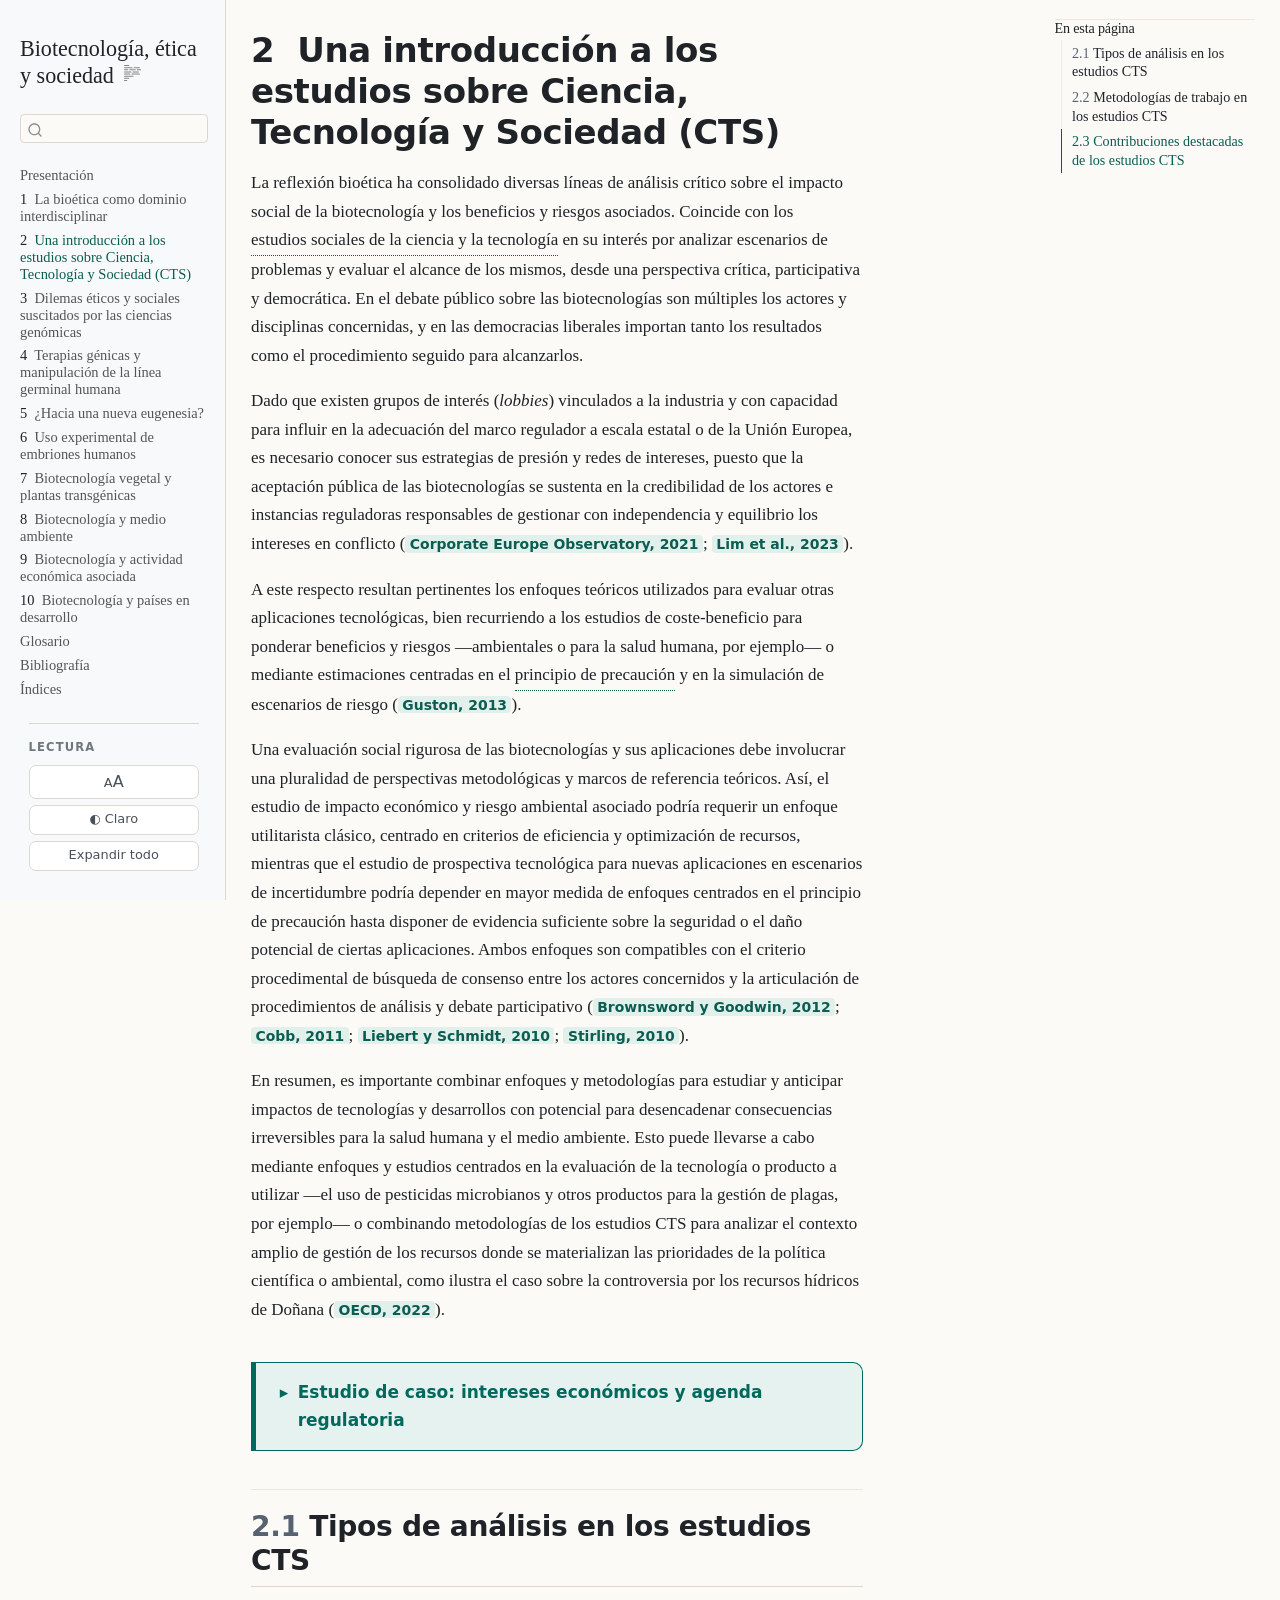
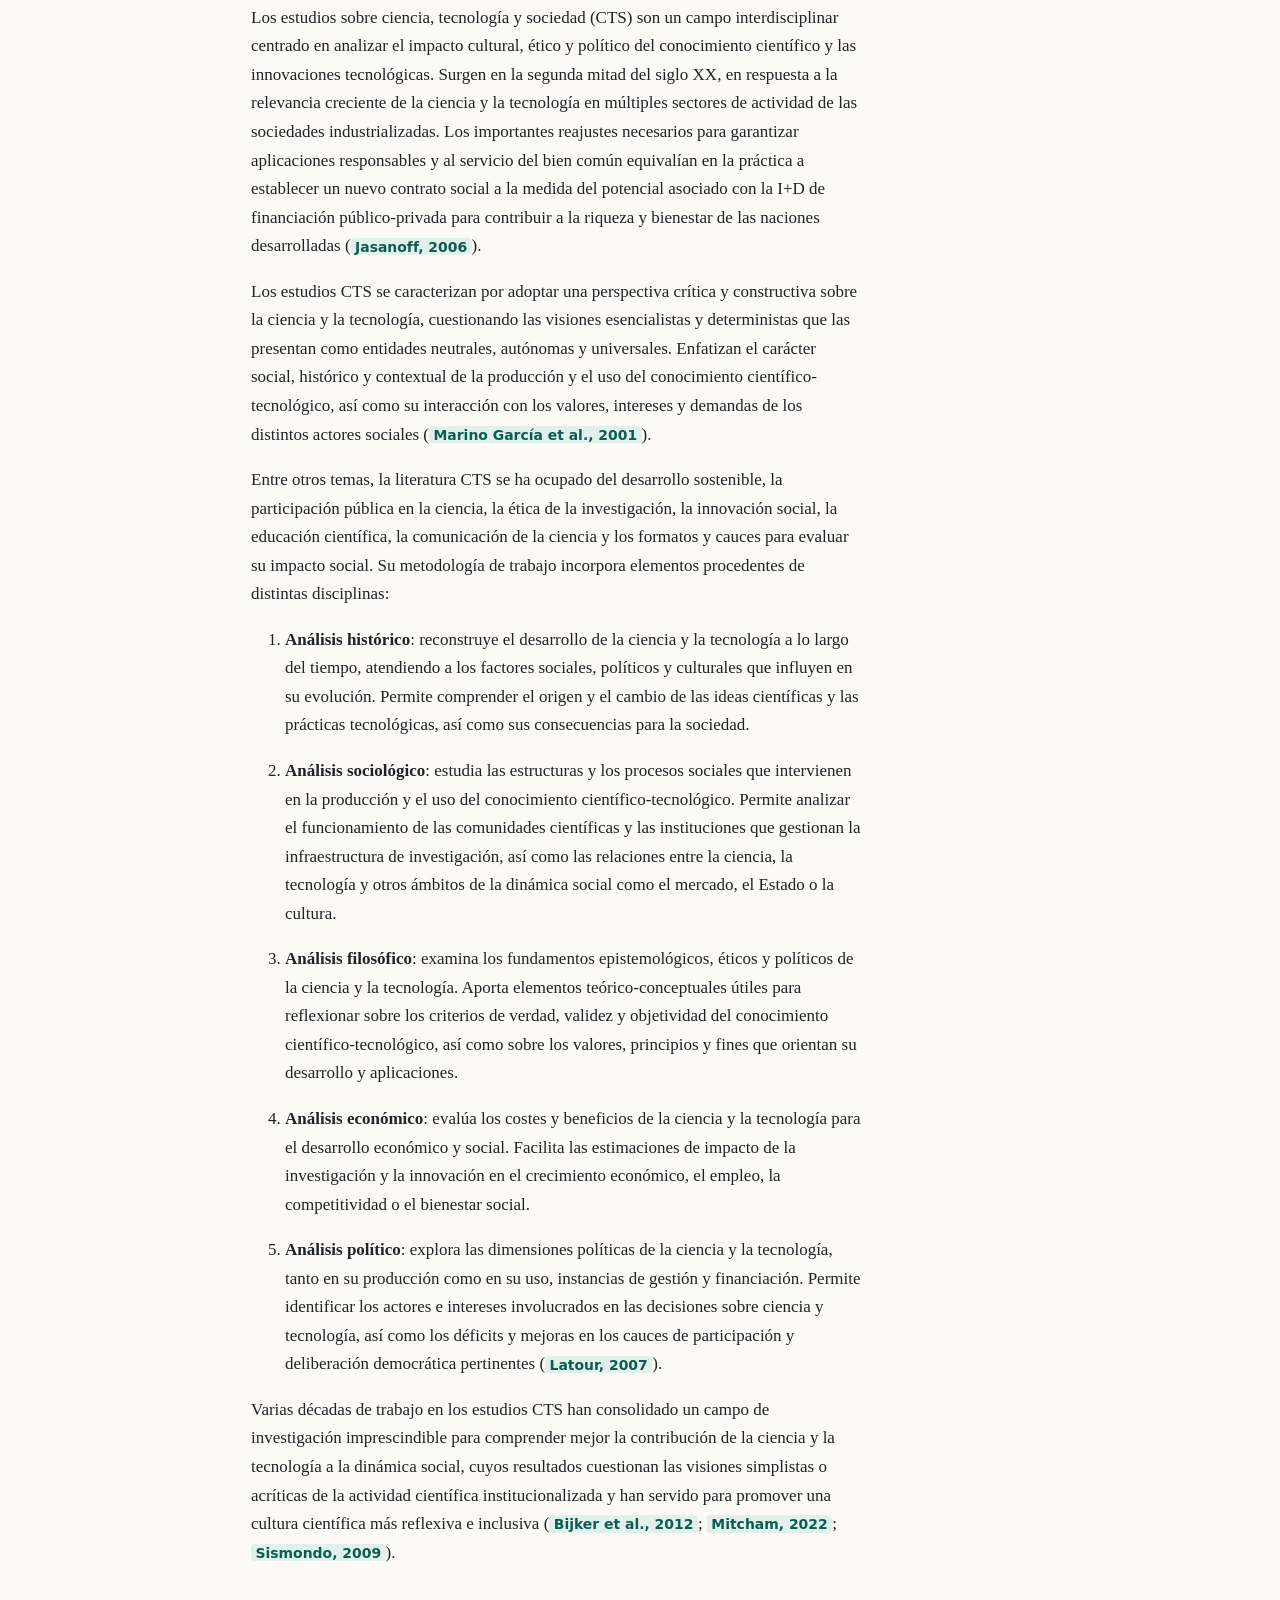
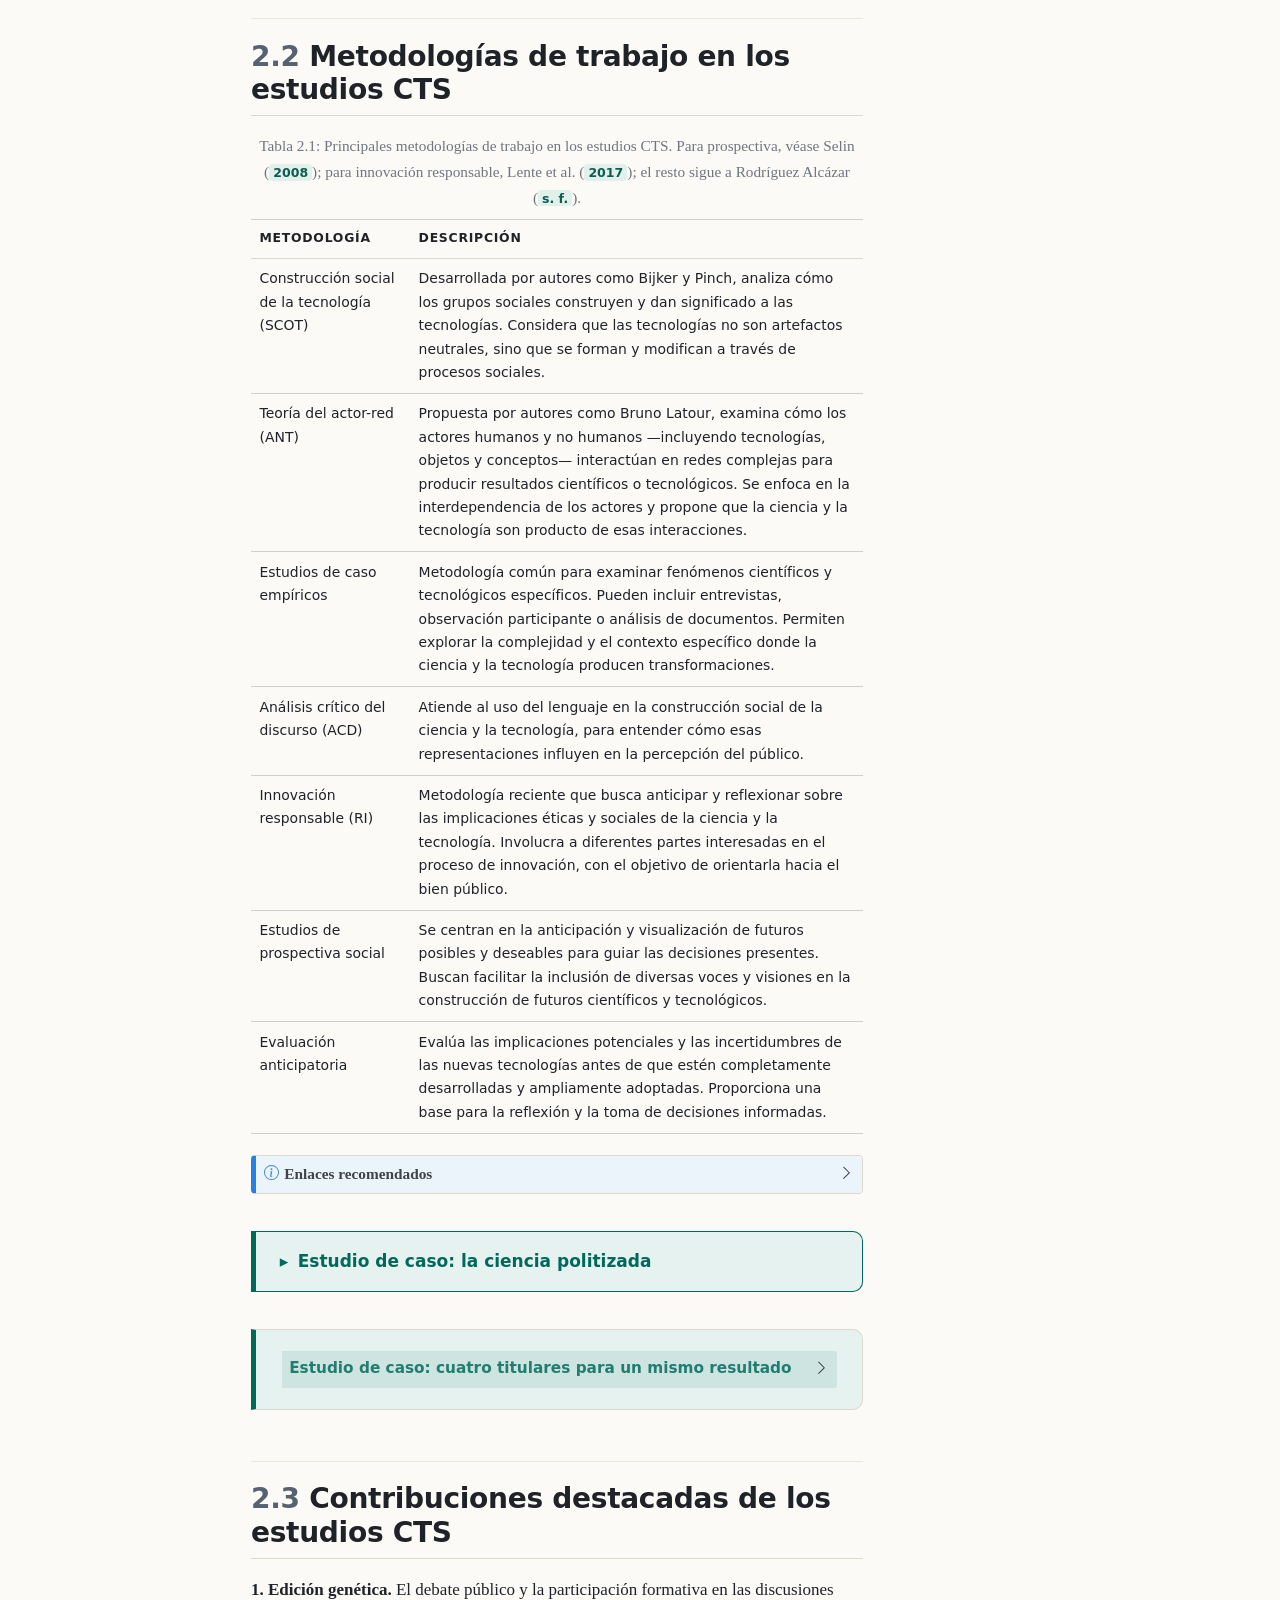
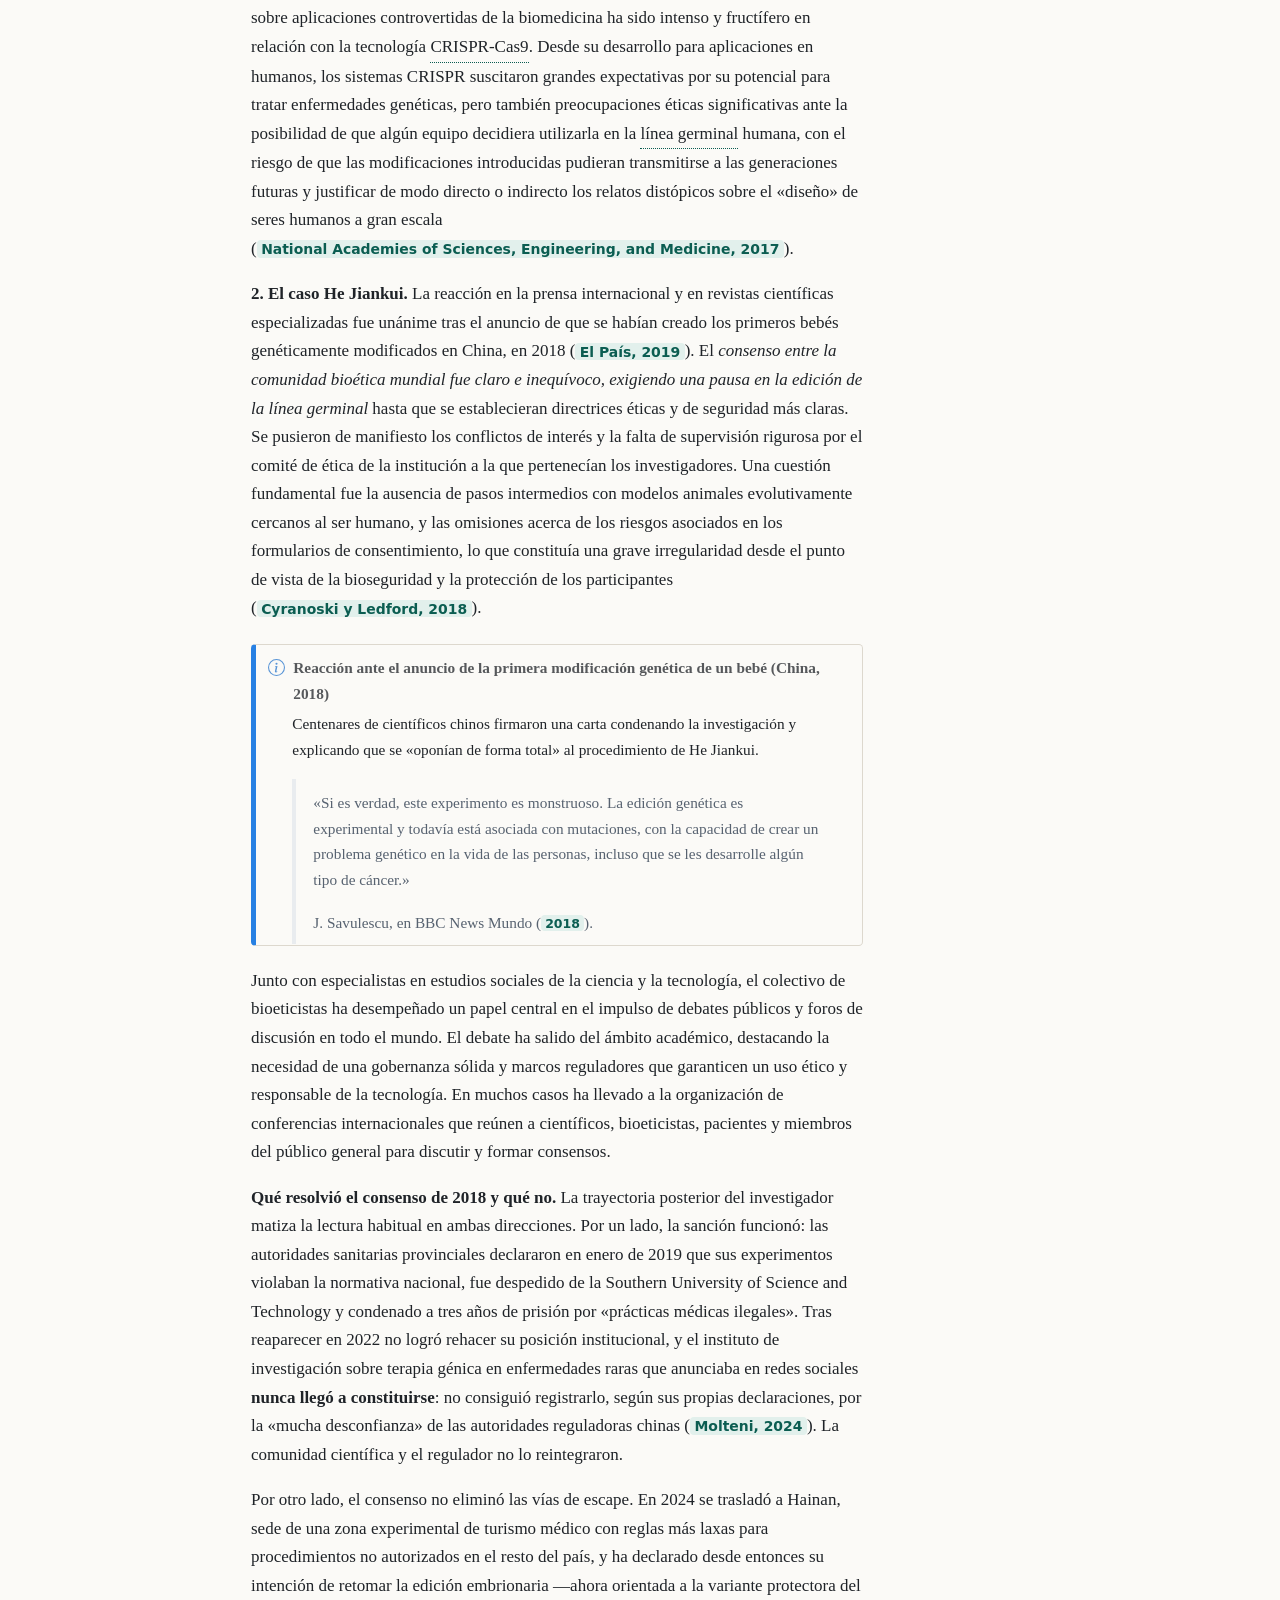
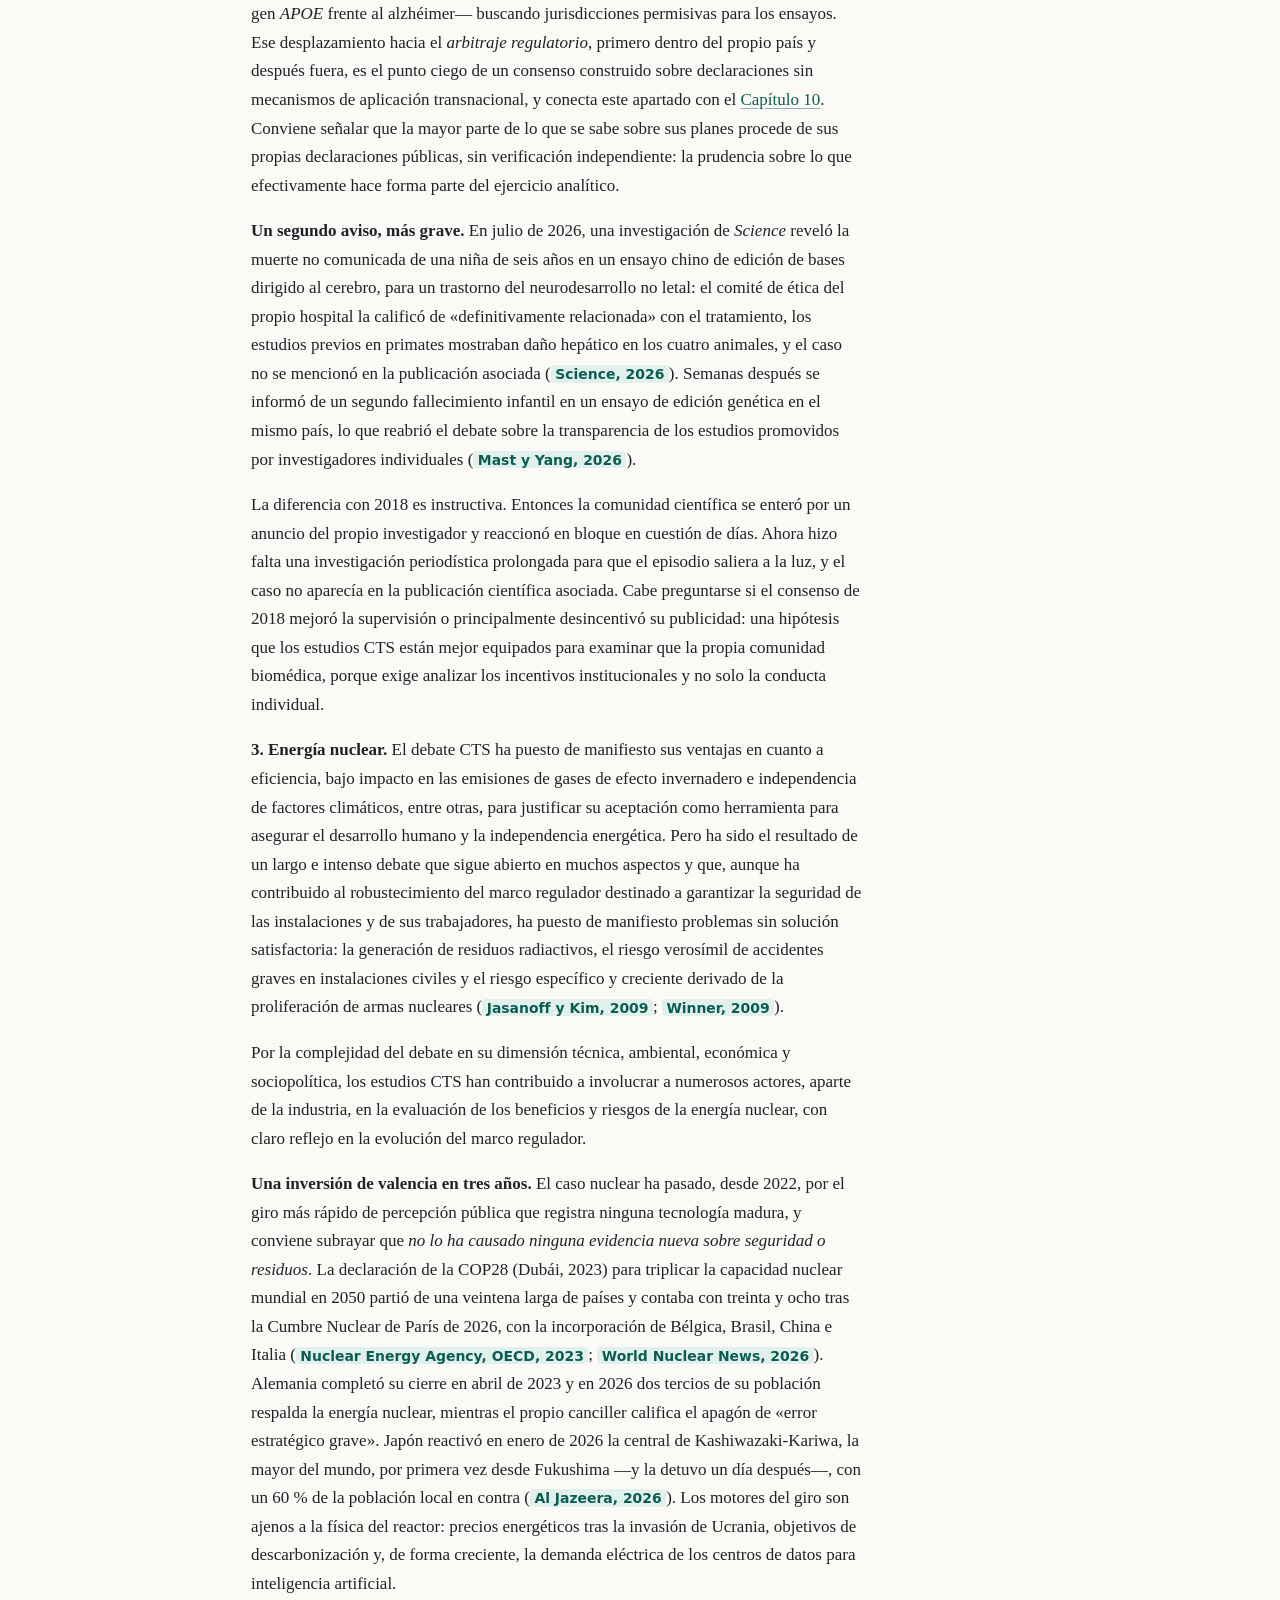
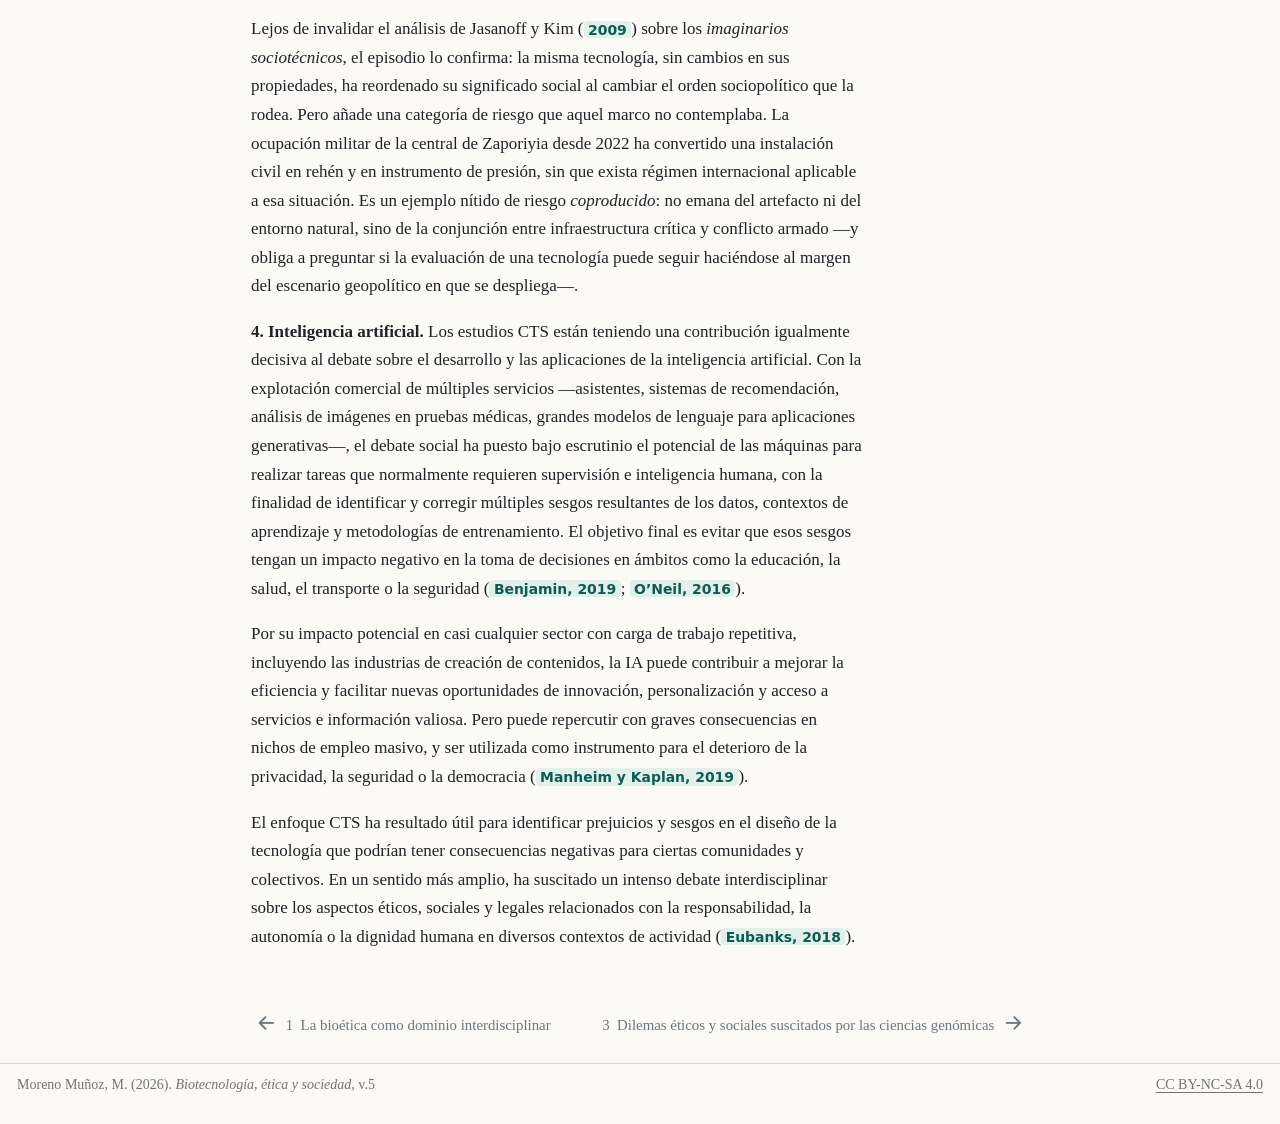
<file: 02-cts.html>
<!DOCTYPE html>
<html xmlns="http://www.w3.org/1999/xhtml" lang="es" xml:lang="es"><head>

<meta charset="utf-8">
<meta name="generator" content="quarto-1.8.27">

<meta name="viewport" content="width=device-width, initial-scale=1.0, user-scalable=yes">


<title>2&nbsp; Una introducción a los estudios sobre Ciencia, Tecnología y Sociedad (CTS) – Biotecnología, ética y sociedad</title>
<style>
code{white-space: pre-wrap;}
span.smallcaps{font-variant: small-caps;}
div.columns{display: flex; gap: min(4vw, 1.5em);}
div.column{flex: auto; overflow-x: auto;}
div.hanging-indent{margin-left: 1.5em; text-indent: -1.5em;}
ul.task-list{list-style: none;}
ul.task-list li input[type="checkbox"] {
  width: 0.8em;
  margin: 0 0.8em 0.2em -1em; /* quarto-specific, see https://github.com/quarto-dev/quarto-cli/issues/4556 */ 
  vertical-align: middle;
}
/* CSS for citations */
div.csl-bib-body { }
div.csl-entry {
  clear: both;
  margin-bottom: 1em;
}
.hanging-indent div.csl-entry {
  margin-left:2em;
  text-indent:-2em;
}
div.csl-left-margin {
  min-width:2em;
  float:left;
}
div.csl-right-inline {
  margin-left:2em;
  padding-left:1em;
}
div.csl-indent {
  margin-left: 2em;
}</style>


<script src="site_libs/quarto-nav/quarto-nav.js"></script>
<script src="site_libs/quarto-nav/headroom.min.js"></script>
<script src="site_libs/clipboard/clipboard.min.js"></script>
<script src="site_libs/quarto-search/autocomplete.umd.js"></script>
<script src="site_libs/quarto-search/fuse.min.js"></script>
<script src="site_libs/quarto-search/quarto-search.js"></script>
<meta name="quarto:offset" content="./">
<link href="./03-genomica.html" rel="next">
<link href="./01-bioetica.html" rel="prev">
<link href="./img/portada.svg" rel="icon" type="image/svg+xml">
<script src="site_libs/quarto-html/quarto.js" type="module"></script>
<script src="site_libs/quarto-html/tabsets/tabsets.js" type="module"></script>
<script src="site_libs/quarto-html/axe/axe-check.js" type="module"></script>
<script src="site_libs/quarto-html/popper.min.js"></script>
<script src="site_libs/quarto-html/tippy.umd.min.js"></script>
<script src="site_libs/quarto-html/anchor.min.js"></script>
<link href="site_libs/quarto-html/tippy.css" rel="stylesheet">
<link href="site_libs/quarto-html/quarto-syntax-highlighting-734bfe885269c4a88ff10b7879bcf292.css" rel="stylesheet" id="quarto-text-highlighting-styles">
<script src="site_libs/bootstrap/bootstrap.min.js"></script>
<link href="site_libs/bootstrap/bootstrap-icons.css" rel="stylesheet">
<link href="site_libs/bootstrap/bootstrap-d90cffeb84e22bdc7cc335a90e736fee.min.css" rel="stylesheet" append-hash="true" id="quarto-bootstrap" data-mode="light">
<script id="quarto-search-options" type="application/json">{
  "location": "sidebar",
  "copy-button": false,
  "collapse-after": 3,
  "panel-placement": "start",
  "type": "textbox",
  "limit": 50,
  "keyboard-shortcut": [
    "f",
    "/",
    "s"
  ],
  "show-item-context": false,
  "language": {
    "search-no-results-text": "No se han encontrado resultados",
    "search-matching-documents-text": "documentos encontrados",
    "search-copy-link-title": "Copiar el enlace en la búsqueda",
    "search-hide-matches-text": "Ocultar resultados adicionales",
    "search-more-match-text": "resultado adicional en este documento",
    "search-more-matches-text": "resultados adicionales en este documento",
    "search-clear-button-title": "Borrar",
    "search-text-placeholder": "",
    "search-detached-cancel-button-title": "Cancelar",
    "search-submit-button-title": "Enviar",
    "search-label": "Buscar"
  }
}</script>
<style>html{ scroll-behavior: smooth; }</style>
<meta name="description" content="Monografía técnica sobre biotecnología, ética y sociedad para estudiantes del Máster Universitario en Biotecnología.">
<meta name="color-scheme" content="light dark">


</head>

<body class="nav-sidebar docked quarto-light">

<div id="quarto-search-results"></div>
  <header id="quarto-header" class="headroom fixed-top">
  <nav class="quarto-secondary-nav">
    <div class="container-fluid d-flex">
      <button type="button" class="quarto-btn-toggle btn" data-bs-toggle="collapse" role="button" data-bs-target=".quarto-sidebar-collapse-item" aria-controls="quarto-sidebar" aria-expanded="false" aria-label="Alternar barra lateral" onclick="if (window.quartoToggleHeadroom) { window.quartoToggleHeadroom(); }">
        <i class="bi bi-layout-text-sidebar-reverse"></i>
      </button>
        <nav class="quarto-page-breadcrumbs" aria-label="breadcrumb"><ol class="breadcrumb"><li class="breadcrumb-item"><a href="./02-cts.html"><span class="chapter-number">2</span>&nbsp; <span class="chapter-title">Una introducción a los estudios sobre Ciencia, Tecnología y Sociedad (CTS)</span></a></li></ol></nav>
        <a class="flex-grow-1" role="navigation" data-bs-toggle="collapse" data-bs-target=".quarto-sidebar-collapse-item" aria-controls="quarto-sidebar" aria-expanded="false" aria-label="Alternar barra lateral" onclick="if (window.quartoToggleHeadroom) { window.quartoToggleHeadroom(); }">      
        </a>
      <button type="button" class="btn quarto-search-button" aria-label="Buscar" onclick="window.quartoOpenSearch();">
        <i class="bi bi-search"></i>
      </button>
    </div>
  </nav>
</header>
<!-- content -->
<div id="quarto-content" class="quarto-container page-columns page-rows-contents page-layout-article">
<!-- sidebar -->
  <nav id="quarto-sidebar" class="sidebar collapse collapse-horizontal quarto-sidebar-collapse-item sidebar-navigation docked overflow-auto">
    <div class="pt-lg-2 mt-2 text-left sidebar-header">
    <div class="sidebar-title mb-0 py-0">
      <a href="./">Biotecnología, ética y sociedad</a> 
        <div class="sidebar-tools-main">
  <a href="" class="quarto-reader-toggle quarto-navigation-tool px-1" onclick="window.quartoToggleReader(); return false;" title="Alternar modo lector">
  <div class="quarto-reader-toggle-btn">
  <i class="bi"></i>
  </div>
</a>
</div>
    </div>
      </div>
        <div class="mt-2 flex-shrink-0 align-items-center">
        <div class="sidebar-search">
        <div id="quarto-search" class="" title="Buscar"></div>
        </div>
        </div>
    <div class="sidebar-menu-container"> 
    <ul class="list-unstyled mt-1">
        <li class="sidebar-item">
  <div class="sidebar-item-container"> 
  <a href="./index.html" class="sidebar-item-text sidebar-link">
 <span class="menu-text">Presentación</span></a>
  </div>
</li>
        <li class="sidebar-item">
  <div class="sidebar-item-container"> 
  <a href="./01-bioetica.html" class="sidebar-item-text sidebar-link">
 <span class="menu-text"><span class="chapter-number">1</span>&nbsp; <span class="chapter-title">La bioética como dominio interdisciplinar</span></span></a>
  </div>
</li>
        <li class="sidebar-item">
  <div class="sidebar-item-container"> 
  <a href="./02-cts.html" class="sidebar-item-text sidebar-link active">
 <span class="menu-text"><span class="chapter-number">2</span>&nbsp; <span class="chapter-title">Una introducción a los estudios sobre Ciencia, Tecnología y Sociedad (CTS)</span></span></a>
  </div>
</li>
        <li class="sidebar-item">
  <div class="sidebar-item-container"> 
  <a href="./03-genomica.html" class="sidebar-item-text sidebar-link">
 <span class="menu-text"><span class="chapter-number">3</span>&nbsp; <span class="chapter-title">Dilemas éticos y sociales suscitados por las ciencias genómicas</span></span></a>
  </div>
</li>
        <li class="sidebar-item">
  <div class="sidebar-item-container"> 
  <a href="./04-terapias-genicas.html" class="sidebar-item-text sidebar-link">
 <span class="menu-text"><span class="chapter-number">4</span>&nbsp; <span class="chapter-title">Terapias génicas y manipulación de la línea germinal humana</span></span></a>
  </div>
</li>
        <li class="sidebar-item">
  <div class="sidebar-item-container"> 
  <a href="./05-eugenesia.html" class="sidebar-item-text sidebar-link">
 <span class="menu-text"><span class="chapter-number">5</span>&nbsp; <span class="chapter-title">¿Hacia una nueva eugenesia?</span></span></a>
  </div>
</li>
        <li class="sidebar-item">
  <div class="sidebar-item-container"> 
  <a href="./06-embriones.html" class="sidebar-item-text sidebar-link">
 <span class="menu-text"><span class="chapter-number">6</span>&nbsp; <span class="chapter-title">Uso experimental de embriones humanos</span></span></a>
  </div>
</li>
        <li class="sidebar-item">
  <div class="sidebar-item-container"> 
  <a href="./07-vegetal.html" class="sidebar-item-text sidebar-link">
 <span class="menu-text"><span class="chapter-number">7</span>&nbsp; <span class="chapter-title">Biotecnología vegetal y plantas transgénicas</span></span></a>
  </div>
</li>
        <li class="sidebar-item">
  <div class="sidebar-item-container"> 
  <a href="./08-medio-ambiente.html" class="sidebar-item-text sidebar-link">
 <span class="menu-text"><span class="chapter-number">8</span>&nbsp; <span class="chapter-title">Biotecnología y medio ambiente</span></span></a>
  </div>
</li>
        <li class="sidebar-item">
  <div class="sidebar-item-container"> 
  <a href="./09-economia.html" class="sidebar-item-text sidebar-link">
 <span class="menu-text"><span class="chapter-number">9</span>&nbsp; <span class="chapter-title">Biotecnología y actividad económica asociada</span></span></a>
  </div>
</li>
        <li class="sidebar-item">
  <div class="sidebar-item-container"> 
  <a href="./10-paises-desarrollo.html" class="sidebar-item-text sidebar-link">
 <span class="menu-text"><span class="chapter-number">10</span>&nbsp; <span class="chapter-title">Biotecnología y países en desarrollo</span></span></a>
  </div>
</li>
        <li class="sidebar-item">
  <div class="sidebar-item-container"> 
  <a href="./11-glosario.html" class="sidebar-item-text sidebar-link">
 <span class="menu-text">Glosario</span></a>
  </div>
</li>
        <li class="sidebar-item">
  <div class="sidebar-item-container"> 
  <a href="./12-bibliografia.html" class="sidebar-item-text sidebar-link">
 <span class="menu-text">Bibliografía</span></a>
  </div>
</li>
        <li class="sidebar-item">
  <div class="sidebar-item-container"> 
  <a href="./13-indices.html" class="sidebar-item-text sidebar-link">
 <span class="menu-text">Índices</span></a>
  </div>
</li>
    </ul>
    </div>
</nav>
<div id="quarto-sidebar-glass" class="quarto-sidebar-collapse-item" data-bs-toggle="collapse" data-bs-target=".quarto-sidebar-collapse-item"></div>
<!-- margin-sidebar -->
    <div id="quarto-margin-sidebar" class="sidebar margin-sidebar">
        <nav id="TOC" role="doc-toc" class="toc-active">
    <h2 id="toc-title">En esta página</h2>
   
  <ul>
  <li><a href="#sec-cts-tipos" id="toc-sec-cts-tipos" class="nav-link active" data-scroll-target="#sec-cts-tipos"><span class="header-section-number">2.1</span> Tipos de análisis en los estudios CTS</a></li>
  <li><a href="#sec-cts-metodologias" id="toc-sec-cts-metodologias" class="nav-link" data-scroll-target="#sec-cts-metodologias"><span class="header-section-number">2.2</span> Metodologías de trabajo en los estudios CTS</a></li>
  <li><a href="#sec-cts-contribuciones" id="toc-sec-cts-contribuciones" class="nav-link" data-scroll-target="#sec-cts-contribuciones"><span class="header-section-number">2.3</span> Contribuciones destacadas de los estudios CTS</a></li>
  </ul>
</nav>
    </div>
<!-- main -->
<main class="content" id="quarto-document-content">

<header id="title-block-header" class="quarto-title-block default">
<div class="quarto-title">
<h1 class="title"><span id="sec-cts" class="quarto-section-identifier"><span class="chapter-number">2</span>&nbsp; <span class="chapter-title">Una introducción a los estudios sobre Ciencia, Tecnología y Sociedad (CTS)</span></span></h1>
</div>



<div class="quarto-title-meta">

    
  
    
  </div>
  


</header>


<p>La reflexión bioética ha consolidado diversas líneas de análisis crítico sobre el impacto social de la biotecnología y los beneficios y riesgos asociados. Coincide con los <button type="button" class="gloss" data-gloss="cts" aria-expanded="false" aria-haspopup="dialog" aria-describedby="gd-cts-1">estudios sociales de la ciencia y la tecnología</button><span class="gloss-def" id="gd-cts-1" hidden="">Campo interdisciplinar que analiza la ciencia y la tecnología como
prácticas sociales situadas, atendiendo a los actores concernidos, sus
intereses y el modo en que el conocimiento adquiere autoridad
pública.<span class="gloss-ver-lista">Véase también: <a href="#glos-coproduccion" class="gloss-ver">Coproducción</a></span></span> en su interés por analizar escenarios de problemas y evaluar el alcance de los mismos, desde una perspectiva crítica, participativa y democrática. En el debate público sobre las biotecnologías son múltiples los actores y disciplinas concernidas, y en las democracias liberales importan tanto los resultados como el procedimiento seguido para alcanzarlos.</p>
<p>Dado que existen grupos de interés (<em>lobbies</em>) vinculados a la industria y con capacidad para influir en la adecuación del marco regulador a escala estatal o de la Unión Europea, es necesario conocer sus estrategias de presión y redes de intereses, puesto que la aceptación pública de las biotecnologías se sustenta en la credibilidad de los actores e instancias reguladoras responsables de gestionar con independencia y equilibrio los intereses en conflicto <span class="citation" data-cites="ceo2021 lim2023">(<a href="12-bibliografia.html#ref-ceo2021" role="doc-biblioref">Corporate Europe Observatory, 2021</a>; <a href="12-bibliografia.html#ref-lim2023" role="doc-biblioref">Lim et al., 2023</a>)</span>.</p>
<p>A este respecto resultan pertinentes los enfoques teóricos utilizados para evaluar otras aplicaciones tecnológicas, bien recurriendo a los estudios de coste-beneficio para ponderar beneficios y riesgos —ambientales o para la salud humana, por ejemplo— o mediante estimaciones centradas en el <button type="button" class="gloss" data-gloss="precaucion" aria-expanded="false" aria-haspopup="dialog" aria-describedby="gd-precaucion-2">principio de precaución</button><span class="gloss-def" id="gd-precaucion-2" hidden="">Criterio según el cual la ausencia de certeza científica plena no
debe servir para posponer medidas frente a un riesgo de daño grave o
irreversible. En su formulación fuerte invierte la carga de la prueba:
exige demostrar seguridad antes que evidencia de daño.<span class="gloss-ver-lista">Véase también: <a href="#glos-bioseguridad" class="gloss-ver">Bioseguridad</a></span></span> y en la simulación de escenarios de riesgo <span class="citation" data-cites="guston2014">(<a href="12-bibliografia.html#ref-guston2014" role="doc-biblioref">Guston, 2013</a>)</span>.</p>
<p>Una evaluación social rigurosa de las biotecnologías y sus aplicaciones debe involucrar una pluralidad de perspectivas metodológicas y marcos de referencia teóricos. Así, el estudio de impacto económico y riesgo ambiental asociado podría requerir un enfoque utilitarista clásico, centrado en criterios de eficiencia y optimización de recursos, mientras que el estudio de prospectiva tecnológica para nuevas aplicaciones en escenarios de incertidumbre podría depender en mayor medida de enfoques centrados en el principio de precaución hasta disponer de evidencia suficiente sobre la seguridad o el daño potencial de ciertas aplicaciones. Ambos enfoques son compatibles con el criterio procedimental de búsqueda de consenso entre los actores concernidos y la articulación de procedimientos de análisis y debate participativo <span class="citation" data-cites="stirling2010 brownsword2012 liebert2010 cobb2011">(<a href="12-bibliografia.html#ref-brownsword2012" role="doc-biblioref">Brownsword y Goodwin, 2012</a>; <a href="12-bibliografia.html#ref-cobb2011" role="doc-biblioref">Cobb, 2011</a>; <a href="12-bibliografia.html#ref-liebert2010" role="doc-biblioref">Liebert y Schmidt, 2010</a>; <a href="12-bibliografia.html#ref-stirling2010" role="doc-biblioref">Stirling, 2010</a>)</span>.</p>
<p>En resumen, es importante combinar enfoques y metodologías para estudiar y anticipar impactos de tecnologías y desarrollos con potencial para desencadenar consecuencias irreversibles para la salud humana y el medio ambiente. Esto puede llevarse a cabo mediante enfoques y estudios centrados en la evaluación de la tecnología o producto a utilizar —el uso de pesticidas microbianos y otros productos para la gestión de plagas, por ejemplo— o combinando metodologías de los estudios CTS para analizar el contexto amplio de gestión de los recursos donde se materializan las prioridades de la política científica o ambiental, como ilustra el caso sobre la controversia por los recursos hídricos de Doñana <span class="citation" data-cites="oecd2022">(<a href="12-bibliografia.html#ref-oecd2022" role="doc-biblioref">OECD, 2022</a>)</span>.</p>
<details class="caso caso-plegable" id="caso-lobby">
<summary>Estudio de caso: intereses económicos y agenda regulatoria</summary>
<div class="caso-cuerpo">
<section id="i.-cuánto-gasta-la-industria-farmacéutica-en-cabildeo" class="level3 unlisted unnumbered">
<h3 class="unlisted unnumbered anchored" data-anchor-id="i.-cuánto-gasta-la-industria-farmacéutica-en-cabildeo">I. ¿Cuánto gasta la industria farmacéutica en <em>cabildeo</em>?</h3>
<blockquote class="blockquote">
<p><em>Pharma’s 15 biggest lobbyists</em>. Becker’s Hospital Review, 24 de enero de 2023. <a href="https://www.beckershospitalreview.com/pharmacy/pharmas-15-biggest-lobbyists.html" class="uri">https://www.beckershospitalreview.com/pharmacy/pharmas-15-biggest-lobbyists.html</a></p>
</blockquote>
</section>
<section id="ii.-sobremedicación-contra-el-dolor" class="level3 unlisted unnumbered">
<h3 class="unlisted unnumbered anchored" data-anchor-id="ii.-sobremedicación-contra-el-dolor">II. ¿Sobremedicación contra el dolor?</h3>
<blockquote class="blockquote">
<p>Linde, P. (17 de noviembre de 2023). «No es el fentanilo: las pastillas contra el dolor de las que abusa España se llaman gabapentinoides». <em>El País</em>. <a href="https://elpais.com/sociedad/2023-11-17/no-es-el-fentanilo-las-pastillas-contra-el-dolor-de-las-que-abusa-espana-se-llaman-gabapentinoides.html" class="uri">https://elpais.com/sociedad/2023-11-17/no-es-el-fentanilo-las-pastillas-contra-el-dolor-de-las-que-abusa-espana-se-llaman-gabapentinoides.html</a></p>
</blockquote>
</section>
<section id="iii.-el-plan-para-legalizar-regadíos-en-doñana-como-elemento-de-confrontación-política" class="level3 unlisted unnumbered">
<h3 class="unlisted unnumbered anchored" data-anchor-id="iii.-el-plan-para-legalizar-regadíos-en-doñana-como-elemento-de-confrontación-política">III. El plan para legalizar regadíos en Doñana como elemento de confrontación política</h3>
<blockquote class="blockquote">
<ol type="1">
<li>Marcos, J. y García, E. (14 de abril de 2023). «El plan para legalizar regadíos en Doñana abre una nueva batalla por el medio ambiente entre el PSOE y el PP». <em>El País</em>. <a href="https://elpais.com/espana/2023-04-14/el-plan-para-legalizar-regadios-en-donana-abre-una-nueva-batalla-por-el-medio-ambiente-entre-el-psoe-y-el-pp.html" class="uri">https://elpais.com/espana/2023-04-14/el-plan-para-legalizar-regadios-en-donana-abre-una-nueva-batalla-por-el-medio-ambiente-entre-el-psoe-y-el-pp.html</a></li>
<li>Cela, D. (3 de marzo de 2023). «Guerra total en Doñana: Moreno acelera el trámite de la ley para ampliar regadíos y el Gobierno le amenaza con los tribunales». <em>elDiario.es</em>. <a href="https://www.eldiario.es/andalucia/guerra-total-donana-moreno-acelera-tramite-ley-ampliar-regadios-gobierno-le-amenaza-tribunales_1_10001365.html" class="uri">https://www.eldiario.es/andalucia/guerra-total-donana-moreno-acelera-tramite-ley-ampliar-regadios-gobierno-le-amenaza-tribunales_1_10001365.html</a></li>
<li>Sarrión, S. y Cano, J. A. (19 de febrero de 2022). «Los regadíos ilegales en Doñana le pueden costar a España millones de euros en fondos europeos». <em>El Salto</em>. <a href="https://www.elsaltodiario.com/donana/regadios-ilegales-donana-coste-millones-euros-fondos-europeos-espana" class="uri">https://www.elsaltodiario.com/donana/regadios-ilegales-donana-coste-millones-euros-fondos-europeos-espana</a></li>
</ol>
</blockquote>
</section>
<section id="discusión" class="level3 unlisted unnumbered">
<h3 class="unlisted unnumbered anchored" data-anchor-id="discusión">Discusión</h3>
<ol type="1">
<li>Identifique en cada caso los actores concernidos, sus recursos y los cauces por los que ejercen influencia.</li>
<li>¿En cuál de los tres el conflicto se dirime sobre hechos y en cuál sobre valores? ¿Puede separarse limpiamente?</li>
<li>¿Qué instrumentos de transparencia permitirían auditar esa influencia sin paralizar la interlocución legítima entre industria y regulador?</li>
</ol>
</section></div>
</details>

<section id="sec-cts-tipos" class="level2" data-number="2.1">
<h2 data-number="2.1" class="anchored" data-anchor-id="sec-cts-tipos"><span class="header-section-number">2.1</span> Tipos de análisis en los estudios CTS</h2>
<p>Los estudios sobre ciencia, tecnología y sociedad (CTS) son un campo interdisciplinar centrado en analizar el impacto cultural, ético y político del conocimiento científico y las innovaciones tecnológicas. Surgen en la segunda mitad del siglo XX, en respuesta a la relevancia creciente de la ciencia y la tecnología en múltiples sectores de actividad de las sociedades industrializadas. Los importantes reajustes necesarios para garantizar aplicaciones responsables y al servicio del bien común equivalían en la práctica a establecer un nuevo contrato social a la medida del potencial asociado con la I+D de financiación público-privada para contribuir a la riqueza y bienestar de las naciones desarrolladas <span class="citation" data-cites="jasanoff2006">(<a href="12-bibliografia.html#ref-jasanoff2006" role="doc-biblioref">Jasanoff, 2006</a>)</span>.</p>
<p>Los estudios CTS se caracterizan por adoptar una perspectiva crítica y constructiva sobre la ciencia y la tecnología, cuestionando las visiones esencialistas y deterministas que las presentan como entidades neutrales, autónomas y universales. Enfatizan el carácter social, histórico y contextual de la producción y el uso del conocimiento científico-tecnológico, así como su interacción con los valores, intereses y demandas de los distintos actores sociales <span class="citation" data-cites="marinogarcia2001">(<a href="12-bibliografia.html#ref-marinogarcia2001" role="doc-biblioref">Marino García et al., 2001</a>)</span>.</p>
<p>Entre otros temas, la literatura CTS se ha ocupado del desarrollo sostenible, la participación pública en la ciencia, la ética de la investigación, la innovación social, la educación científica, la comunicación de la ciencia y los formatos y cauces para evaluar su impacto social. Su metodología de trabajo incorpora elementos procedentes de distintas disciplinas:</p>
<ol type="1">
<li><p><strong>Análisis histórico</strong>: reconstruye el desarrollo de la ciencia y la tecnología a lo largo del tiempo, atendiendo a los factores sociales, políticos y culturales que influyen en su evolución. Permite comprender el origen y el cambio de las ideas científicas y las prácticas tecnológicas, así como sus consecuencias para la sociedad.</p></li>
<li><p><strong>Análisis sociológico</strong>: estudia las estructuras y los procesos sociales que intervienen en la producción y el uso del conocimiento científico-tecnológico. Permite analizar el funcionamiento de las comunidades científicas y las instituciones que gestionan la infraestructura de investigación, así como las relaciones entre la ciencia, la tecnología y otros ámbitos de la dinámica social como el mercado, el Estado o la cultura.</p></li>
<li><p><strong>Análisis filosófico</strong>: examina los fundamentos epistemológicos, éticos y políticos de la ciencia y la tecnología. Aporta elementos teórico-conceptuales útiles para reflexionar sobre los criterios de verdad, validez y objetividad del conocimiento científico-tecnológico, así como sobre los valores, principios y fines que orientan su desarrollo y aplicaciones.</p></li>
<li><p><strong>Análisis económico</strong>: evalúa los costes y beneficios de la ciencia y la tecnología para el desarrollo económico y social. Facilita las estimaciones de impacto de la investigación y la innovación en el crecimiento económico, el empleo, la competitividad o el bienestar social.</p></li>
<li><p><strong>Análisis político</strong>: explora las dimensiones políticas de la ciencia y la tecnología, tanto en su producción como en su uso, instancias de gestión y financiación. Permite identificar los actores e intereses involucrados en las decisiones sobre ciencia y tecnología, así como los déficits y mejoras en los cauces de participación y deliberación democrática pertinentes <span class="citation" data-cites="latour2007">(<a href="12-bibliografia.html#ref-latour2007" role="doc-biblioref">Latour, 2007</a>)</span>.</p></li>
</ol>
<p>Varias décadas de trabajo en los estudios CTS han consolidado un campo de investigación imprescindible para comprender mejor la contribución de la ciencia y la tecnología a la dinámica social, cuyos resultados cuestionan las visiones simplistas o acríticas de la actividad científica institucionalizada y han servido para promover una cultura científica más reflexiva e inclusiva <span class="citation" data-cites="bijker2012 sismondo2009 mitcham2022">(<a href="12-bibliografia.html#ref-bijker2012" role="doc-biblioref">Bijker et al., 2012</a>; <a href="12-bibliografia.html#ref-mitcham2022" role="doc-biblioref">Mitcham, 2022</a>; <a href="12-bibliografia.html#ref-sismondo2009" role="doc-biblioref">Sismondo, 2009</a>)</span>.</p>
</section>
<section id="sec-cts-metodologias" class="level2" data-number="2.2">
<h2 data-number="2.2" class="anchored" data-anchor-id="sec-cts-metodologias"><span class="header-section-number">2.2</span> Metodologías de trabajo en los estudios CTS</h2>
<div id="tbl-cts-metodologias" class="quarto-float quarto-figure quarto-figure-center anchored" data-tbl-colwidths="[26,74]">
<figure class="quarto-float quarto-float-tbl figure">
<figcaption class="quarto-float-caption-top quarto-float-caption quarto-float-tbl" id="tbl-cts-metodologias-caption-0ceaefa1-69ba-4598-a22c-09a6ac19f8ca">
Tabla&nbsp;2.1: Principales metodologías de trabajo en los estudios CTS. Para prospectiva, véase <span class="citation" data-cites="selin2008">Selin (<a href="12-bibliografia.html#ref-selin2008" role="doc-biblioref">2008</a>)</span>; para innovación responsable, <span class="citation" data-cites="vanlente2017">Lente et al. (<a href="12-bibliografia.html#ref-vanlente2017" role="doc-biblioref">2017</a>)</span>; el resto sigue a <span class="citation" data-cites="rodriguezalcazar">Rodríguez Alcázar (<a href="12-bibliografia.html#ref-rodriguezalcazar" role="doc-biblioref">s. f.</a>)</span>.
</figcaption>
<div aria-describedby="tbl-cts-metodologias-caption-0ceaefa1-69ba-4598-a22c-09a6ac19f8ca">
<table class="caption-top table">
<colgroup>
<col style="width: 26%">
<col style="width: 74%">
</colgroup>
<thead>
<tr class="header">
<th style="text-align: left;">Metodología</th>
<th style="text-align: left;">Descripción</th>
</tr>
</thead>
<tbody>
<tr class="odd">
<td style="text-align: left;">Construcción social de la tecnología (SCOT)</td>
<td style="text-align: left;">Desarrollada por autores como Bijker y Pinch, analiza cómo los grupos sociales construyen y dan significado a las tecnologías. Considera que las tecnologías no son artefactos neutrales, sino que se forman y modifican a través de procesos sociales.</td>
</tr>
<tr class="even">
<td style="text-align: left;">Teoría del actor-red (ANT)</td>
<td style="text-align: left;">Propuesta por autores como Bruno Latour, examina cómo los actores humanos y no humanos —incluyendo tecnologías, objetos y conceptos— interactúan en redes complejas para producir resultados científicos o tecnológicos. Se enfoca en la interdependencia de los actores y propone que la ciencia y la tecnología son producto de esas interacciones.</td>
</tr>
<tr class="odd">
<td style="text-align: left;">Estudios de caso empíricos</td>
<td style="text-align: left;">Metodología común para examinar fenómenos científicos y tecnológicos específicos. Pueden incluir entrevistas, observación participante o análisis de documentos. Permiten explorar la complejidad y el contexto específico donde la ciencia y la tecnología producen transformaciones.</td>
</tr>
<tr class="even">
<td style="text-align: left;">Análisis crítico del discurso (ACD)</td>
<td style="text-align: left;">Atiende al uso del lenguaje en la construcción social de la ciencia y la tecnología, para entender cómo esas representaciones influyen en la percepción del público.</td>
</tr>
<tr class="odd">
<td style="text-align: left;">Innovación responsable (RI)</td>
<td style="text-align: left;">Metodología reciente que busca anticipar y reflexionar sobre las implicaciones éticas y sociales de la ciencia y la tecnología. Involucra a diferentes partes interesadas en el proceso de innovación, con el objetivo de orientarla hacia el bien público.</td>
</tr>
<tr class="even">
<td style="text-align: left;">Estudios de prospectiva social</td>
<td style="text-align: left;">Se centran en la anticipación y visualización de futuros posibles y deseables para guiar las decisiones presentes. Buscan facilitar la inclusión de diversas voces y visiones en la construcción de futuros científicos y tecnológicos.</td>
</tr>
<tr class="odd">
<td style="text-align: left;">Evaluación anticipatoria</td>
<td style="text-align: left;">Evalúa las implicaciones potenciales y las incertidumbres de las nuevas tecnologías antes de que estén completamente desarrolladas y ampliamente adoptadas. Proporciona una base para la reflexión y la toma de decisiones informadas.</td>
</tr>
</tbody>
</table>
</div>
</figure>
</div>
<div class="callout callout-style-default callout-note callout-titled">
<div class="callout-header d-flex align-content-center collapsed" data-bs-toggle="collapse" data-bs-target=".callout-1-contents" aria-controls="callout-1" aria-expanded="false" aria-label="Toggle callout">
<div class="callout-icon-container">
<i class="callout-icon"></i>
</div>
<div class="callout-title-container flex-fill">
<span class="screen-reader-only">Nota</span>Enlaces recomendados
</div>
<div class="callout-btn-toggle d-inline-block border-0 py-1 ps-1 pe-0 float-end"><i class="callout-toggle"></i></div>
</div>
<div id="callout-1" class="callout-1-contents callout-collapse collapse">
<div class="callout-body-container callout-body">
<ul>
<li>Un caso de estudio de ciencia, tecnología y sociedad: <a href="http://scielo.sld.cu/scielo.php?script=sci_arttext&amp;pid=S1727-81202009000300004" class="uri">http://scielo.sld.cu/scielo.php?script=sci_arttext&amp;pid=S1727-81202009000300004</a></li>
<li>Técnicas cualitativas y cuantitativas en los estudios CTS: <a href="https://sites.google.com/go.ugr.es/bes/bes-txt#h.kmvn60xb1ltv" class="uri">https://sites.google.com/go.ugr.es/bes/bes-txt#h.kmvn60xb1ltv</a></li>
<li>Instituciones destacadas en los estudios de impacto social de la ciencia y la tecnología: <a href="https://sites.google.com/go.ugr.es/bes/bes-txt#h.bkosbirisy1s" class="uri">https://sites.google.com/go.ugr.es/bes/bes-txt#h.bkosbirisy1s</a></li>
</ul>
</div>
</div>
</div>
<details class="caso caso-plegable" id="caso-ciencia-politizada">
<summary>Estudio de caso: la ciencia politizada</summary>
<div class="caso-cuerpo">
<section id="i.-instrumentalización-política-del-conocimiento-en-contexto-de-pandemia" class="level3 unlisted unnumbered">
<h3 class="unlisted unnumbered anchored" data-anchor-id="i.-instrumentalización-política-del-conocimiento-en-contexto-de-pandemia">I. Instrumentalización política del conocimiento en contexto de pandemia</h3>
<p><strong>Guion de trabajo</strong></p>
<ol type="1">
<li><em>Introducción</em>: contexto general de la pandemia de COVID-19 y relevancia de los estudios CTS para su análisis.</li>
<li><em>Desarrollo histórico</em>: cronología de episodios en que se evidencia la instrumentalización política del conocimiento; declaraciones y decisiones que contrastan con la evidencia disponible.</li>
<li><em>El papel de los estudios CTS</em>: cómo el enfoque permite identificar la instrumentalización, y por qué la intersección ciencia-tecnología-sociedad resulta necesaria para comprender las decisiones políticas.</li>
<li><em>Liderazgos refractarios al conocimiento científico</em>: análisis de gobiernos que desestimaron la evidencia en sus respuestas, y consecuencias sobre la salud pública y la percepción social de la ciencia.</li>
<li><em>Conclusión</em>: riesgos de la instrumentalización y relevancia de los estudios CTS para la formulación de políticas basadas en evidencia.</li>
</ol>
<p><strong>Referencias</strong>: <span class="citation" data-cites="capano2020">Capano et al. (<a href="12-bibliografia.html#ref-capano2020" role="doc-biblioref">2020</a>)</span>; <span class="citation" data-cites="weible2020">Weible et al. (<a href="12-bibliografia.html#ref-weible2020" role="doc-biblioref">2020</a>)</span>; <span class="citation" data-cites="hilgartner2021">Hilgartner et al. (<a href="12-bibliografia.html#ref-hilgartner2021" role="doc-biblioref">2021</a>)</span>; <span class="citation" data-cites="kropp2021">Kropp (<a href="12-bibliografia.html#ref-kropp2021" role="doc-biblioref">2021</a>)</span>; <span class="citation" data-cites="lewandowsky2020">Lewandowsky et al. (<a href="12-bibliografia.html#ref-lewandowsky2020" role="doc-biblioref">2020</a>)</span>; <span class="citation" data-cites="elliott2017">Elliott et al. (<a href="12-bibliografia.html#ref-elliott2017" role="doc-biblioref">2017</a>)</span>.</p>
</section>
<section id="ii.-pasa-la-ciencia-por-las-urnas" class="level3 unlisted unnumbered">
<h3 class="unlisted unnumbered anchored" data-anchor-id="ii.-pasa-la-ciencia-por-las-urnas">II. ¿Pasa la ciencia por las urnas?</h3>
<p><strong>Cuestiones para el debate</strong></p>
<ol type="1">
<li>¿Son útiles las categorías «pro-ciencia» y «anti-ciencia» en el análisis social?</li>
<li>¿Ayudan a mejorar la calidad de los procesos de deliberación democrática?</li>
<li>¿Se cuestiona el valor del conocimiento científico, o la autoridad de los expertos para decidir cómo las personas deberían vivir sus vidas?</li>
<li>¿Se puede decidir responsablemente sin una opinión informada, respaldada por la mejor evidencia disponible?</li>
<li>¿Pueden los individuos gestionar la incertidumbre mejor que las instituciones estatales?</li>
<li>¿Son los ataques a la ciencia simplemente la búsqueda de la política por otros medios?</li>
<li>¿Ayuda la ciencia a equilibrar la responsabilidad colectiva y la libertad individual?</li>
<li>¿La insistencia en los hechos es útil para evitar el recurso a la violencia y la insurrección?</li>
<li>¿Cómo se abordan problemas que trascienden fronteras, cuando las recomendaciones científicas chocan con la desinformación política y la falta de transparencia?</li>
</ol>
<p><strong>Referencias</strong>: <span class="citation" data-cites="hilgartner2021">Hilgartner et al. (<a href="12-bibliografia.html#ref-hilgartner2021" role="doc-biblioref">2021</a>)</span>; <span class="citation" data-cites="roper2022">Roper (<a href="12-bibliografia.html#ref-roper2022" role="doc-biblioref">2022</a>)</span>; <span class="citation" data-cites="dryzek2020">Dryzek et al. (<a href="12-bibliografia.html#ref-dryzek2020" role="doc-biblioref">2020</a>)</span>; <span class="citation" data-cites="sclove1998">Sclove (<a href="12-bibliografia.html#ref-sclove1998" role="doc-biblioref">1998</a>)</span>.</p>
<p><strong>Material complementario.</strong> El experimento de Nathan Zohner (1997), que consiguió que una mayoría de compañeros firmara a favor de prohibir el «monóxido de dihidrógeno» describiéndolo con lenguaje técnico alarmante, sigue siendo el ejemplo más económico de cómo el encuadre determina la respuesta ante una descripción literalmente verdadera. Véase <a href="https://www.dhmo.org/" class="uri">https://www.dhmo.org/</a>.</p>
</section></div>
</details>
<div id="caso-encuadre-fagos" class="caso callout callout-style-default callout-note callout-titled">
<div class="callout-header d-flex align-content-center collapsed" data-bs-toggle="collapse" data-bs-target=".callout-2-contents" aria-controls="callout-2" aria-expanded="false" aria-label="Toggle callout">
<div class="callout-icon-container">
<i class="callout-icon"></i>
</div>
<div class="callout-title-container flex-fill">
<span class="screen-reader-only">Nota</span>Estudio de caso: cuatro titulares para un mismo resultado
</div>
<div class="callout-btn-toggle d-inline-block border-0 py-1 ps-1 pe-0 float-end"><i class="callout-toggle"></i></div>
</div>
<div id="callout-2" class="callout-2-contents callout-collapse collapse">
<div class="callout-body-container callout-body">
<p>El 6 de agosto de 2026 <em>Science</em> publicó el primer diseño generativo de genomas víricos completos y funcionales <span class="citation" data-cites="king2026">(<a href="12-bibliografia.html#ref-king2026" role="doc-biblioref">King et al., 2026</a>)</span>. El episodio se describe en el <a href="01-bioetica.html#sec-bioetica-bioseguridad" class="quarto-xref"><span>Sección 1.5</span></a>. El hecho es único y verificable; su tratamiento público, no. Este caso propone reconstruir cómo un mismo resultado adquiere valencias opuestas según el encuadre, y —lo más instructivo— dónde empieza realmente el encuadre.</p>
<div class="tabset-margin-container"></div><div class="panel-tabset">
<ul class="nav nav-tabs" role="tablist"><li class="nav-item" role="presentation"><a class="nav-link active" id="tabset-1-1-tab" data-bs-toggle="tab" data-bs-target="#tabset-1-1" role="tab" aria-controls="tabset-1-1" aria-selected="true" href="" aria-current="page">El hecho</a></li><li class="nav-item" role="presentation"><a class="nav-link" id="tabset-1-2-tab" data-bs-toggle="tab" data-bs-target="#tabset-1-2" role="tab" aria-controls="tabset-1-2" aria-selected="false" href="">Los titulares</a></li><li class="nav-item" role="presentation"><a class="nav-link" id="tabset-1-3-tab" data-bs-toggle="tab" data-bs-target="#tabset-1-3" role="tab" aria-controls="tabset-1-3" aria-selected="false" href="">Lo que omiten</a></li><li class="nav-item" role="presentation"><a class="nav-link" id="tabset-1-4-tab" data-bs-toggle="tab" data-bs-target="#tabset-1-4" role="tab" aria-controls="tabset-1-4" aria-selected="false" href="">Dónde empieza el encuadre</a></li><li class="nav-item" role="presentation"><a class="nav-link" id="tabset-1-5-tab" data-bs-toggle="tab" data-bs-target="#tabset-1-5" role="tab" aria-controls="tabset-1-5" aria-selected="false" href="">Preguntas</a></li><li class="nav-item" role="presentation"><a class="nav-link" id="tabset-1-6-tab" data-bs-toggle="tab" data-bs-target="#tabset-1-6" role="tab" aria-controls="tabset-1-6" aria-selected="false" href="">Materiales</a></li></ul>
<div class="tab-content">
<div id="tabset-1-1" class="tab-pane active" role="tabpanel" aria-labelledby="tabset-1-1-tab">
<p>En los términos del artículo: de 285 diseños sintetizados a partir del bacteriófago ΦX174, <strong>16 resultaron virus funcionales</strong>, con 67 a 392 mutaciones respecto a su pariente natural más próximo. Todos mostraron tropismo restringido a <em>E. coli</em> C y a una cepa emparentada, sin crecimiento en otras seis cepas ensayadas. Los modelos Evo tienen excluidas de su entrenamiento las secuencias de virus eucariotas, de modo que no pueden generarlas <span class="citation" data-cites="arc2025fago">(<a href="12-bibliografia.html#ref-arc2025fago" role="doc-biblioref">King y Hie, 2025</a>)</span>.</p>
</div>
<div id="tabset-1-2" class="tab-pane" role="tabpanel" aria-labelledby="tabset-1-2-tab">
<div id="tbl-encuadre-fagos" class="quarto-float quarto-figure quarto-figure-center anchored" data-tbl-colwidths="[14,42,10,34]">
<figure class="quarto-float quarto-float-tbl figure">
<figcaption class="quarto-float-caption-top quarto-float-caption quarto-float-tbl" id="tbl-encuadre-fagos-caption-0ceaefa1-69ba-4598-a22c-09a6ac19f8ca">
Tabla&nbsp;2.2: Encuadres de un mismo resultado en cuatro medios en lengua española, 7-9 de agosto de 2026.
</figcaption>
<div aria-describedby="tbl-encuadre-fagos-caption-0ceaefa1-69ba-4598-a22c-09a6ac19f8ca">
<table class="caption-top table">
<colgroup>
<col style="width: 14%">
<col style="width: 42%">
<col style="width: 10%">
<col style="width: 34%">
</colgroup>
<thead>
<tr class="header">
<th style="text-align: left;">Medio</th>
<th style="text-align: left;">Titular</th>
<th style="text-align: left;">Agente</th>
<th style="text-align: left;">Actitud que promueve</th>
</tr>
</thead>
<tbody>
<tr class="odd">
<td style="text-align: left;">Xataka <span class="citation" data-cites="pastor2026">(<a href="12-bibliografia.html#ref-pastor2026" role="doc-biblioref">Pastor, 2026</a>)</span></td>
<td style="text-align: left;">«La IA ha creado un virus que la naturaleza no había creado antes. Son (sobre todo) buenas noticias»</td>
<td style="text-align: left;">La IA</td>
<td style="text-align: left;">Fascinación atemperada: valora el logro y desactiva la alarma, aunque la reserva entre paréntesis la reintroduce</td>
</tr>
<tr class="even">
<td style="text-align: left;">Quo <span class="citation" data-cites="soltani2026">(<a href="12-bibliografia.html#ref-soltani2026" role="doc-biblioref">Soltani, 2026</a>)</span></td>
<td style="text-align: left;">«Alerta: Una IA puede diseñar un nuevo virus desde cero»</td>
<td style="text-align: left;">La IA</td>
<td style="text-align: left;">Vigilancia: el marcador «Alerta» precede al contenido; el modal «puede» convierte un resultado acotado en una capacidad general</td>
</tr>
<tr class="odd">
<td style="text-align: left;">BBC Mundo <span class="citation" data-cites="bbc2026fagos">(<a href="12-bibliografia.html#ref-bbc2026fagos" role="doc-biblioref">BBC News Mundo, 2026</a>)</span></td>
<td style="text-align: left;">«Usan por primera vez inteligencia artificial para crear virus totalmente nuevos»</td>
<td style="text-align: left;">Personas («usan»)</td>
<td style="text-align: left;">Expectación informativa: sin valencia explícita, pero «totalmente nuevos» exagera la novedad de un diseño construido sobre plantilla</td>
</tr>
<tr class="even">
<td style="text-align: left;">CNN en Español <span class="citation" data-cites="cnn2026fagos">(<a href="12-bibliografia.html#ref-cnn2026fagos" role="doc-biblioref">CNN en Español, 2026</a>)</span></td>
<td style="text-align: left;">«La IA crea 16 virus desde cero, lo que combatiría la resistencia a antibióticos, pero alerta sobre su posible uso indebido»</td>
<td style="text-align: left;">La IA</td>
<td style="text-align: left;">Ambivalencia gestionada: estructura beneficio + «pero» + riesgo, y el condicional «combatiría» modera la promesa</td>
</tr>
</tbody>
</table>
</div>
</figure>
</div>
</div>
<div id="tabset-1-3" class="tab-pane" role="tabpanel" aria-labelledby="tabset-1-3-tab">
<p>Los cuatro titulares son literalmente verdaderos. Ninguno contiene un error factual. Y sin embargo <strong>ninguno de los cuatro menciona que se trata de bacteriófagos, inofensivos para el ser humano</strong>. La palabra «bacteriófago» no aparece en ningún titular; la palabra «virus», sin cualificar, aparece en los cuatro. El dato más tranquilizador del estudio —y el que decide si el lector debe preocuparse— está presente en los cuatro cuerpos de texto y ausente en los cuatro titulares.</p>
<p>Un segundo patrón: tres de los cuatro atribuyen la agencia a «la IA», que aparece como sujeto que crea o diseña. Solo BBC Mundo devuelve la acción a personas. La diferencia no es estilística: un agente no humano y autónomo desplaza implícitamente la cuestión de la responsabilidad.</p>
<p>Un tercero: dos titulares emplean «desde cero», expresión que contradice el procedimiento real —los diseños parten de ΦX174 como plantilla y el propio artículo subraya que la eficacia depende de mantenerse dentro de regiones conocidas del espacio genético—.</p>
<p>Conviene además señalar lo que <strong>no</strong> ocurre. Los cuerpos de texto son razonablemente precisos: Xataka advierte de que 269 de los 285 diseños no fueron viables y de que Evo «es más un optimizador evolutivo que una máquina capaz de crear vida de la nada»; Quo aclara en la entradilla que los virus no infectan a las personas y dedica un apartado a las salvaguardas pendientes. La distorsión no está repartida por el texto: se concentra en el titular, que es lo único que la mayoría del público leerá y lo único que circula en redes sociales.</p>
</div>
<div id="tabset-1-4" class="tab-pane" role="tabpanel" aria-labelledby="tabset-1-4-tab">
<p>La atribución habitual —«los medios exageran»— resulta insuficiente. En el <em>roundup</em> del Science Media Centre, el biólogo de sistemas Jordi García Ojalvo observa que <strong>la nota de prensa institucional</strong> «refleja con precisión el contenido del artículo, aunque se centra mucho, desde la primera frase, en la resistencia microbiana —que es solo una parte de los hallazgos— y en cuestiones de bioseguridad, que también son solo una parte de la discusión» <span class="citation" data-cites="smc2026fagos">(<a href="12-bibliografia.html#ref-smc2026fagos" role="doc-biblioref">Science Media Centre, 2026</a>)</span>.</p>
<p>Es decir: la selección de énfasis que los titulares amplifican <strong>ya venía dada en el material de comunicación de la propia institución investigadora</strong>. El caso permite así distinguir tres momentos —resultado, comunicación institucional, mediación periodística— y localizar en cuál se produce cada desplazamiento, en lugar de cargar la responsabilidad íntegramente sobre el periodista.</p>
</div>
<div id="tabset-1-5" class="tab-pane" role="tabpanel" aria-labelledby="tabset-1-5-tab">
<ol type="1">
<li>Reconstruya la cadena resultado → nota de prensa → titular → titular compartido en redes. ¿En qué eslabón se pierde el dato del tropismo restringido?</li>
<li>Los cuatro titulares son verdaderos. ¿Qué añade cada uno que no está en el artículo? ¿Es una adición de contenido o de valencia?</li>
<li>Compare el efecto de «usan» (BBC) frente a «la IA crea» (los otros tres). ¿Sobre quién recae la responsabilidad en cada formulación?</li>
<li>García Ojalvo señala que la eficiencia del procedimiento es baja —16 de 285— y la compara con la reprogramación celular de Yamanaka, que catorce años después sigue siéndolo. ¿Por qué la eficiencia aparece en los cuerpos de texto y nunca en los titulares?</li>
<li>Cinco de los seis especialistas consultados por el Science Media Centre destacan la aplicación terapéutica frente a bacterias resistentes; uno subraya el riesgo regulatorio. ¿Qué encuadre habría resultado de consultar a un único experto elegido al azar?</li>
<li>Redacte un titular alternativo que sea a la vez veraz, informativo y no engañoso, con un máximo de quince palabras. ¿Qué ha tenido que sacrificar?</li>
<li>Compare este caso con el de las bacterias espejo (<a href="01-bioetica.html#sec-bioetica-bioseguridad" class="quarto-xref"><span>Sección 1.5</span></a>), donde la alarma partió de los propios científicos. ¿Cambia eso la valoración ética de un encuadre de alarma?</li>
</ol>
</div>
<div id="tabset-1-6" class="tab-pane" role="tabpanel" aria-labelledby="tabset-1-6-tab">
<p>Artículo original <span class="citation" data-cites="king2026">(<a href="12-bibliografia.html#ref-king2026" role="doc-biblioref">King et al., 2026</a>)</span> y nota técnica de los autores <span class="citation" data-cites="arc2025fago">(<a href="12-bibliografia.html#ref-arc2025fago" role="doc-biblioref">King y Hie, 2025</a>)</span>; reacciones de seis especialistas con sus declaraciones de conflicto de interés <span class="citation" data-cites="smc2026fagos">(<a href="12-bibliografia.html#ref-smc2026fagos" role="doc-biblioref">Science Media Centre, 2026</a>)</span>; las cuatro piezas periodísticas <span class="citation" data-cites="pastor2026 soltani2026 bbc2026fagos cnn2026fagos">(<a href="12-bibliografia.html#ref-bbc2026fagos" role="doc-biblioref">BBC News Mundo, 2026</a>; <a href="12-bibliografia.html#ref-cnn2026fagos" role="doc-biblioref">CNN en Español, 2026</a>; <a href="12-bibliografia.html#ref-pastor2026" role="doc-biblioref">Pastor, 2026</a>; <a href="12-bibliografia.html#ref-soltani2026" role="doc-biblioref">Soltani, 2026</a>)</span>.</p>
</div>
</div>
</div>
</div>
</div>
</div>
</section>

<section id="sec-cts-contribuciones" class="level2" data-number="2.3">
<h2 data-number="2.3" class="anchored" data-anchor-id="sec-cts-contribuciones"><span class="header-section-number">2.3</span> Contribuciones destacadas de los estudios CTS</h2>
<p><strong>1. Edición genética.</strong> El debate público y la participación formativa en las discusiones sobre aplicaciones controvertidas de la biomedicina ha sido intenso y fructífero en relación con la tecnología <button type="button" class="gloss" data-gloss="crispr" aria-expanded="false" aria-haspopup="dialog" aria-describedby="gd-crispr-3">CRISPR-Cas9</button><span class="gloss-def" id="gd-crispr-3" hidden="">Sistema de edición genómica derivado de un mecanismo inmunitario
procariota, que emplea un ARN guía para dirigir una nucleasa Cas a una
secuencia diana específica, donde produce un corte de doble cadena
reparado después por la maquinaria celular.<span class="gloss-ver-lista">Véase también: <a href="#glos-edicion-genetica" class="gloss-ver">Edición genética</a>, <a href="#glos-sdn" class="gloss-ver">SDN (nucleasas dirigidas a sitio)</a></span></span>. Desde su desarrollo para aplicaciones en humanos, los sistemas CRISPR suscitaron grandes expectativas por su potencial para tratar enfermedades genéticas, pero también preocupaciones éticas significativas ante la posibilidad de que algún equipo decidiera utilizarla en la <button type="button" class="gloss" data-gloss="linea-germinal" aria-expanded="false" aria-haspopup="dialog" aria-describedby="gd-linea-germinal-4">línea germinal</button><span class="gloss-def" id="gd-linea-germinal-4" hidden="">Conjunto de células cuyas modificaciones genéticas se transmiten a la
descendencia. Su edición deliberada en humanos está prohibida o
severamente restringida en la mayoría de las jurisdicciones.<span class="gloss-ver-lista">Véase también: <a href="#glos-eugenesia-liberal" class="gloss-ver">Eugenesia liberal</a>, <a href="#glos-crispr" class="gloss-ver">CRISPR/Cas9</a></span></span> humana, con el riesgo de que las modificaciones introducidas pudieran transmitirse a las generaciones futuras y justificar de modo directo o indirecto los relatos distópicos sobre el «diseño» de seres humanos a gran escala <span class="citation" data-cites="nasem2017">(<a href="12-bibliografia.html#ref-nasem2017" role="doc-biblioref">National Academies of Sciences, Engineering, and Medicine, 2017</a>)</span>.</p>
<p><strong>2. El caso He Jiankui.</strong> La reacción en la prensa internacional y en revistas científicas especializadas fue unánime tras el anuncio de que se habían creado los primeros bebés genéticamente modificados en China, en 2018 <span class="citation" data-cites="elpais2019hejiankui">(<a href="12-bibliografia.html#ref-elpais2019hejiankui" role="doc-biblioref">El País, 2019</a>)</span>. El <em>consenso entre la comunidad bioética mundial fue claro e inequívoco, exigiendo una pausa en la edición de la línea germinal</em> hasta que se establecieran directrices éticas y de seguridad más claras. Se pusieron de manifiesto los conflictos de interés y la falta de supervisión rigurosa por el comité de ética de la institución a la que pertenecían los investigadores. Una cuestión fundamental fue la ausencia de pasos intermedios con modelos animales evolutivamente cercanos al ser humano, y las omisiones acerca de los riesgos asociados en los formularios de consentimiento, lo que constituía una grave irregularidad desde el punto de vista de la bioseguridad y la protección de los participantes <span class="citation" data-cites="cyranoski2018">(<a href="12-bibliografia.html#ref-cyranoski2018" role="doc-biblioref">Cyranoski y Ledford, 2018</a>)</span>.</p>
<div class="callout callout-style-simple callout-note callout-titled">
<div class="callout-header d-flex align-content-center">
<div class="callout-icon-container">
<i class="callout-icon"></i>
</div>
<div class="callout-title-container flex-fill">
<span class="screen-reader-only">Nota</span>Reacción ante el anuncio de la primera modificación genética de un bebé (China, 2018)
</div>
</div>
<div class="callout-body-container callout-body">
<p>Centenares de científicos chinos firmaron una carta condenando la investigación y explicando que se «oponían de forma total» al procedimiento de He Jiankui.</p>
<blockquote class="blockquote">
<p>«Si es verdad, este experimento es monstruoso. La edición genética es experimental y todavía está asociada con mutaciones, con la capacidad de crear un problema genético en la vida de las personas, incluso que se les desarrolle algún tipo de cáncer.»</p>
<p>J. Savulescu, en <span class="citation" data-cites="bbc2018hejiankui">BBC News Mundo (<a href="12-bibliografia.html#ref-bbc2018hejiankui" role="doc-biblioref">2018</a>)</span>.</p>
</blockquote>
</div>
</div>
<p>Junto con especialistas en estudios sociales de la ciencia y la tecnología, el colectivo de bioeticistas ha desempeñado un papel central en el impulso de debates públicos y foros de discusión en todo el mundo. El debate ha salido del ámbito académico, destacando la necesidad de una gobernanza sólida y marcos reguladores que garanticen un uso ético y responsable de la tecnología. En muchos casos ha llevado a la organización de conferencias internacionales que reúnen a científicos, bioeticistas, pacientes y miembros del público general para discutir y formar consensos.</p>
<p><strong>Qué resolvió el consenso de 2018 y qué no.</strong> La trayectoria posterior del investigador matiza la lectura habitual en ambas direcciones. Por un lado, la sanción funcionó: las autoridades sanitarias provinciales declararon en enero de 2019 que sus experimentos violaban la normativa nacional, fue despedido de la Southern University of Science and Technology y condenado a tres años de prisión por «prácticas médicas ilegales». Tras reaparecer en 2022 no logró rehacer su posición institucional, y el instituto de investigación sobre terapia génica en enfermedades raras que anunciaba en redes sociales <strong>nunca llegó a constituirse</strong>: no consiguió registrarlo, según sus propias declaraciones, por la «mucha desconfianza» de las autoridades reguladoras chinas <span class="citation" data-cites="molteni2024">(<a href="12-bibliografia.html#ref-molteni2024" role="doc-biblioref">Molteni, 2024</a>)</span>. La comunidad científica y el regulador no lo reintegraron.</p>
<p>Por otro lado, el consenso no eliminó las vías de escape. En 2024 se trasladó a Hainan, sede de una zona experimental de turismo médico con reglas más laxas para procedimientos no autorizados en el resto del país, y ha declarado desde entonces su intención de retomar la edición embrionaria —ahora orientada a la variante protectora del gen <em>APOE</em> frente al alzhéimer— buscando jurisdicciones permisivas para los ensayos. Ese desplazamiento hacia el <em>arbitraje regulatorio</em>, primero dentro del propio país y después fuera, es el punto ciego de un consenso construido sobre declaraciones sin mecanismos de aplicación transnacional, y conecta este apartado con el <a href="10-paises-desarrollo.html" class="quarto-xref"><span>Capítulo 10</span></a>. Conviene señalar que la mayor parte de lo que se sabe sobre sus planes procede de sus propias declaraciones públicas, sin verificación independiente: la prudencia sobre lo que efectivamente hace forma parte del ejercicio analítico.</p>
<p><strong>Un segundo aviso, más grave.</strong> En julio de 2026, una investigación de <em>Science</em> reveló la muerte no comunicada de una niña de seis años en un ensayo chino de edición de bases dirigido al cerebro, para un trastorno del neurodesarrollo no letal: el comité de ética del propio hospital la calificó de «definitivamente relacionada» con el tratamiento, los estudios previos en primates mostraban daño hepático en los cuatro animales, y el caso no se mencionó en la publicación asociada <span class="citation" data-cites="regan2026">(<a href="12-bibliografia.html#ref-regan2026" role="doc-biblioref">Science, 2026</a>)</span>. Semanas después se informó de un segundo fallecimiento infantil en un ensayo de edición genética en el mismo país, lo que reabrió el debate sobre la transparencia de los estudios promovidos por investigadores individuales <span class="citation" data-cites="mast2026">(<a href="12-bibliografia.html#ref-mast2026" role="doc-biblioref">Mast y Yang, 2026</a>)</span>.</p>
<p>La diferencia con 2018 es instructiva. Entonces la comunidad científica se enteró por un anuncio del propio investigador y reaccionó en bloque en cuestión de días. Ahora hizo falta una investigación periodística prolongada para que el episodio saliera a la luz, y el caso no aparecía en la publicación científica asociada. Cabe preguntarse si el consenso de 2018 mejoró la supervisión o principalmente desincentivó su publicidad: una hipótesis que los estudios CTS están mejor equipados para examinar que la propia comunidad biomédica, porque exige analizar los incentivos institucionales y no solo la conducta individual.</p>
<p><strong>3. Energía nuclear.</strong> El debate CTS ha puesto de manifiesto sus ventajas en cuanto a eficiencia, bajo impacto en las emisiones de gases de efecto invernadero e independencia de factores climáticos, entre otras, para justificar su aceptación como herramienta para asegurar el desarrollo humano y la independencia energética. Pero ha sido el resultado de un largo e intenso debate que sigue abierto en muchos aspectos y que, aunque ha contribuido al robustecimiento del marco regulador destinado a garantizar la seguridad de las instalaciones y de sus trabajadores, ha puesto de manifiesto problemas sin solución satisfactoria: la generación de residuos radiactivos, el riesgo verosímil de accidentes graves en instalaciones civiles y el riesgo específico y creciente derivado de la proliferación de armas nucleares <span class="citation" data-cites="jasanoff2009 winner2009">(<a href="12-bibliografia.html#ref-jasanoff2009" role="doc-biblioref">Jasanoff y Kim, 2009</a>; <a href="12-bibliografia.html#ref-winner2009" role="doc-biblioref">Winner, 2009</a>)</span>.</p>
<p>Por la complejidad del debate en su dimensión técnica, ambiental, económica y sociopolítica, los estudios CTS han contribuido a involucrar a numerosos actores, aparte de la industria, en la evaluación de los beneficios y riesgos de la energía nuclear, con claro reflejo en la evolución del marco regulador.</p>
<p><strong>Una inversión de valencia en tres años.</strong> El caso nuclear ha pasado, desde 2022, por el giro más rápido de percepción pública que registra ninguna tecnología madura, y conviene subrayar que <em>no lo ha causado ninguna evidencia nueva sobre seguridad o residuos</em>. La declaración de la COP28 (Dubái, 2023) para triplicar la capacidad nuclear mundial en 2050 partió de una veintena larga de países y contaba con treinta y ocho tras la Cumbre Nuclear de París de 2026, con la incorporación de Bélgica, Brasil, China e Italia <span class="citation" data-cites="cop28nuclear wnn2026nuclear">(<a href="12-bibliografia.html#ref-cop28nuclear" role="doc-biblioref">Nuclear Energy Agency, OECD, 2023</a>; <a href="12-bibliografia.html#ref-wnn2026nuclear" role="doc-biblioref">World Nuclear News, 2026</a>)</span>. Alemania completó su cierre en abril de 2023 y en 2026 dos tercios de su población respalda la energía nuclear, mientras el propio canciller califica el apagón de «error estratégico grave». Japón reactivó en enero de 2026 la central de Kashiwazaki-Kariwa, la mayor del mundo, por primera vez desde Fukushima —y la detuvo un día después—, con un 60 % de la población local en contra <span class="citation" data-cites="aljazeera2026kk">(<a href="12-bibliografia.html#ref-aljazeera2026kk" role="doc-biblioref">Al Jazeera, 2026</a>)</span>. Los motores del giro son ajenos a la física del reactor: precios energéticos tras la invasión de Ucrania, objetivos de descarbonización y, de forma creciente, la demanda eléctrica de los centros de datos para inteligencia artificial.</p>
<p>Lejos de invalidar el análisis de <span class="citation" data-cites="jasanoff2009">Jasanoff y Kim (<a href="12-bibliografia.html#ref-jasanoff2009" role="doc-biblioref">2009</a>)</span> sobre los <em>imaginarios sociotécnicos</em>, el episodio lo confirma: la misma tecnología, sin cambios en sus propiedades, ha reordenado su significado social al cambiar el orden sociopolítico que la rodea. Pero añade una categoría de riesgo que aquel marco no contemplaba. La ocupación militar de la central de Zaporiyia desde 2022 ha convertido una instalación civil en rehén y en instrumento de presión, sin que exista régimen internacional aplicable a esa situación. Es un ejemplo nítido de riesgo <em>coproducido</em>: no emana del artefacto ni del entorno natural, sino de la conjunción entre infraestructura crítica y conflicto armado —y obliga a preguntar si la evaluación de una tecnología puede seguir haciéndose al margen del escenario geopolítico en que se despliega—.</p>
<p><strong>4. Inteligencia artificial.</strong> Los estudios CTS están teniendo una contribución igualmente decisiva al debate sobre el desarrollo y las aplicaciones de la inteligencia artificial. Con la explotación comercial de múltiples servicios —asistentes, sistemas de recomendación, análisis de imágenes en pruebas médicas, grandes modelos de lenguaje para aplicaciones generativas—, el debate social ha puesto bajo escrutinio el potencial de las máquinas para realizar tareas que normalmente requieren supervisión e inteligencia humana, con la finalidad de identificar y corregir múltiples sesgos resultantes de los datos, contextos de aprendizaje y metodologías de entrenamiento. El objetivo final es evitar que esos sesgos tengan un impacto negativo en la toma de decisiones en ámbitos como la educación, la salud, el transporte o la seguridad <span class="citation" data-cites="oneil2016 benjamin2019">(<a href="12-bibliografia.html#ref-benjamin2019" role="doc-biblioref">Benjamin, 2019</a>; <a href="12-bibliografia.html#ref-oneil2016" role="doc-biblioref">O’Neil, 2016</a>)</span>.</p>
<p>Por su impacto potencial en casi cualquier sector con carga de trabajo repetitiva, incluyendo las industrias de creación de contenidos, la IA puede contribuir a mejorar la eficiencia y facilitar nuevas oportunidades de innovación, personalización y acceso a servicios e información valiosa. Pero puede repercutir con graves consecuencias en nichos de empleo masivo, y ser utilizada como instrumento para el deterioro de la privacidad, la seguridad o la democracia <span class="citation" data-cites="kaplan2019">(<a href="12-bibliografia.html#ref-kaplan2019" role="doc-biblioref">Manheim y Kaplan, 2019</a>)</span>.</p>
<p>El enfoque CTS ha resultado útil para identificar prejuicios y sesgos en el diseño de la tecnología que podrían tener consecuencias negativas para ciertas comunidades y colectivos. En un sentido más amplio, ha suscitado un intenso debate interdisciplinar sobre los aspectos éticos, sociales y legales relacionados con la responsabilidad, la autonomía o la dignidad humana en diversos contextos de actividad <span class="citation" data-cites="eubanks2018">(<a href="12-bibliografia.html#ref-eubanks2018" role="doc-biblioref">Eubanks, 2018</a>)</span>.</p>


<span id="bes-glosario-pagina" data-url="11-glosario.html" hidden=""></span>
<div id="refs" class="references csl-bib-body hanging-indent" data-entry-spacing="1" role="list" style="display: none">
<div id="ref-aljazeera2026kk" class="csl-entry" role="listitem">
Al Jazeera. (2026). Japan Shuts Reactor at World’s Biggest Nuclear Plant a Day after Restart. <a href="https://www.aljazeera.com/news/2026/1/22/japan-shuts-reactor-at-worlds-biggest-nuclear-plant-a-day-after-restart">https://www.aljazeera.com/news/2026/1/22/japan-shuts-reactor-at-worlds-biggest-nuclear-plant-a-day-after-restart</a>.
</div>
<div id="ref-bbc2018hejiankui" class="csl-entry" role="listitem">
BBC News Mundo. (2018). Las dudas que genera el anuncio de un científico chino sobre la primera modificación genética de un bebé. <a href="https://www.bbc.com/mundo/noticias-46372653">https://www.bbc.com/mundo/noticias-46372653</a>.
</div>
<div id="ref-bbc2026fagos" class="csl-entry" role="listitem">
BBC News Mundo. (2026). Usan por primera vez inteligencia artificial para crear virus totalmente nuevos. <a href="https://www.bbc.com/mundo/articles/cgk4ek6xke3o">https://www.bbc.com/mundo/articles/cgk4ek6xke3o</a>.
</div>
<div id="ref-benjamin2019" class="csl-entry" role="listitem">
Benjamin, R. (2019). <em>Race after Technology: Abolitionist Tools for the New Jim Code</em>. Cambridge: Polity Press.
</div>
<div id="ref-bijker2012" class="csl-entry" role="listitem">
Bijker, W. E., Hughes, T. P., &amp; Pinch, T. (eds.). (2012). <em>The Social Construction of Technological Systems: New Directions in the Sociology and History of Technology</em>. Cambridge, MA: MIT Press.
</div>
<div id="ref-brownsword2012" class="csl-entry" role="listitem">
Brownsword, R., &amp; Goodwin, M. (2012). <em>Law and the Technologies of the Twenty-First Century: Text and Materials</em>. Cambridge: Cambridge University Press. Cap. 10, pp. 246-268.
</div>
<div id="ref-capano2020" class="csl-entry" role="listitem">
Capano, G., Howlett, M., Jarvis, D. S. L., Ramesh, M., &amp; Goyal, N. (2020). Mobilizing Policy (In)Capacity to Fight COVID-19: Understanding Variations in State Responses. <em>Policy and Society</em>, <em>39</em>(3), 285-308. <a href="https://doi.org/10.1080/14494035.2020.1787628">https://doi.org/10.1080/14494035.2020.1787628</a>.
</div>
<div id="ref-cnn2026fagos" class="csl-entry" role="listitem">
CNN en Español. (2026). La <span>IA</span> crea 16 virus desde cero, lo que combatiría la resistencia a antibióticos, pero alerta sobre su posible uso indebido. <a href="https://cnnespanol.cnn.com/2026/08/07/salud/ia-crea-16-virus-desde-cero-trax">https://cnnespanol.cnn.com/2026/08/07/salud/ia-crea-16-virus-desde-cero-trax</a>.
</div>
<div id="ref-cobb2011" class="csl-entry" role="listitem">
Cobb, M. D. (2011). Creating informed public opinion: citizen deliberation about nanotechnologies for human enhancements. <em>Journal of Nanoparticle Research</em>, <em>13</em>(4), 1533-1548. <a href="https://doi.org/10.1007/s11051-011-0227-0">https://doi.org/10.1007/s11051-011-0227-0</a>.
</div>
<div id="ref-ceo2021" class="csl-entry" role="listitem">
Corporate Europe Observatory. (2021). Uncovered: The Biotech Industry’s Latest Lobby Tactics to Deregulate New <span>GM</span> Crops and Animals in Europe. <a href="https://corporateeurope.org/en/2021/03/uncovered-biotech-industrys-latest-lobby-tactics-deregulate-new-gm-crops-and-animals-europe">https://corporateeurope.org/en/2021/03/uncovered-biotech-industrys-latest-lobby-tactics-deregulate-new-gm-crops-and-animals-europe</a>.
</div>
<div id="ref-cyranoski2018" class="csl-entry" role="listitem">
Cyranoski, D., &amp; Ledford, H. (2018). Genome-edited baby claim provokes international outcry. <em>Nature</em>, <em>563</em>(7733), 607-608. <a href="https://doi.org/10.1038/d41586-018-07545-0">https://doi.org/10.1038/d41586-018-07545-0</a>.
</div>
<div id="ref-dryzek2020" class="csl-entry" role="listitem">
Dryzek, J. S., Nicol, D., Niemeyer, S., Pemberton, S., Curato, N., Bächtiger, A., Batterham, P., Bedsted, B., Burall, S., Burgess, M., Burgio, G., Castelfranchi, Y., Chneiweiss, H., Church, G., Crossley, M., Vries, J. de, Farooque, M., Hammond, M., He, B., … Vergne, A. (2020). Global citizen deliberation on genome editing. <em>Science</em>, <em>369</em>(6510), 1435-1437. <a href="https://doi.org/10.1126/science.abb5931">https://doi.org/10.1126/science.abb5931</a>.
</div>
<div id="ref-elpais2019hejiankui" class="csl-entry" role="listitem">
El País. (2019). Condenado a tres años de cárcel el científico chino que creó los primeros bebés modificados genéticamente. <a href="https://elpais.com/elpais/2019/12/30/ciencia/1577710962_002091.html">https://elpais.com/elpais/2019/12/30/ciencia/1577710962_002091.html</a>.
</div>
<div id="ref-elliott2017" class="csl-entry" role="listitem">
Elliott, K. C., McCright, A. M., Allen, S., &amp; Dietz, T. (2017). Values in Environmental Research: Citizens’ Views of Scientists Who Acknowledge Values. <em>PLOS ONE</em>, <em>12</em>(10), e0186049. <a href="https://doi.org/10.1371/journal.pone.0186049">https://doi.org/10.1371/journal.pone.0186049</a>.
</div>
<div id="ref-eubanks2018" class="csl-entry" role="listitem">
Eubanks, V. (2018). <em>Automating Inequality: How High-Tech Tools Profile, Police, and Punish the Poor</em>. Nueva York: St. Martin’s Press.
</div>
<div id="ref-guston2014" class="csl-entry" role="listitem">
Guston, D. H. (2013). Understanding <span>«anticipatory governance»</span>. <em>Social Studies of Science</em>, <em>44</em>(2), 218-242. <a href="https://doi.org/10.1177/0306312713508669">https://doi.org/10.1177/0306312713508669</a>.
</div>
<div id="ref-hilgartner2021" class="csl-entry" role="listitem">
Hilgartner, S., Hurlbut, J. B., &amp; Jasanoff, S. (2021). Was <span>«science»</span> on the ballot? <em>Science</em>, <em>371</em>(6532), 893-894. <a href="https://doi.org/10.1126/science.abf8762">https://doi.org/10.1126/science.abf8762</a>.
</div>
<div id="ref-jasanoff2006" class="csl-entry" role="listitem">
Jasanoff, S. (ed.). (2006). <em>States of Knowledge: The Co-Production of Science and the Social Order</em>. Londres: Routledge.
</div>
<div id="ref-jasanoff2009" class="csl-entry" role="listitem">
Jasanoff, S., &amp; Kim, S.-H. (2009). Containing the Atom: Sociotechnical Imaginaries and Nuclear Power in the United States and South Korea. <em>Minerva</em>, <em>47</em>(2), 119-146. <a href="https://doi.org/10.1007/s11024-009-9124-4">https://doi.org/10.1007/s11024-009-9124-4</a>.
</div>
<div id="ref-king2026" class="csl-entry" role="listitem">
King, S. H., Driscoll, C. L., Li, D. B., Guo, D., Merchant, A. T., Brixi, G., Wilkinson, M. E., &amp; Hie, B. L. (2026). Generative Design of Bacteriophages with Genome Language Models. <em>Science</em>, <em>393</em>(6811), eaec2657. <a href="https://doi.org/10.1126/science.aec2657">https://doi.org/10.1126/science.aec2657</a>.
</div>
<div id="ref-arc2025fago" class="csl-entry" role="listitem">
King, S. H., &amp; Hie, B. L. (2025). How We Built the First <span>AI</span>-Generated Genomes. <a href="https://arcinstitute.org/news/hie-king-first-synthetic-phage">https://arcinstitute.org/news/hie-king-first-synthetic-phage</a>.
</div>
<div id="ref-kropp2021" class="csl-entry" role="listitem">
Kropp, K. (2021). The EU and the social sciences: A fragile relationship. <em>The Sociological Review</em>, <em>69</em>(6), 1325-1341. <a href="https://doi.org/10.1177/00380261211034706">https://doi.org/10.1177/00380261211034706</a>.
</div>
<div id="ref-latour2007" class="csl-entry" role="listitem">
Latour, B. (2007). <em>Reassembling the Social: An Introduction to Actor-Network-Theory</em>. Oxford: Oxford University Press.
</div>
<div id="ref-vanlente2017" class="csl-entry" role="listitem">
Lente, H. van, Swierstra, T., &amp; Joly, P.-B. (2017). Responsible innovation as a critique of technology assessment. <em>Journal of Responsible Innovation</em>, <em>4</em>(2), 254-261. <a href="https://doi.org/10.1080/23299460.2017.1326261">https://doi.org/10.1080/23299460.2017.1326261</a>.
</div>
<div id="ref-lewandowsky2020" class="csl-entry" role="listitem">
Lewandowsky, S. et al. (2020). The <span>COVID-19</span> Pandemic: A Global Natural Experiment Examining the Psychological and Societal Impact of a Novel Infectious Disease. <em>Perspectives on Psychological Science</em>. DOI pendiente de verificación.
</div>
<div id="ref-liebert2010" class="csl-entry" role="listitem">
Liebert, W., &amp; Schmidt, J. C. (2010). Towards a prospective technology assessment: challenges and requirements for technology assessment in the age of technoscience. <em>Poiesis &amp;amp; Praxis</em>, <em>7</em>(1-2), 99-116. <a href="https://doi.org/10.1007/s10202-010-0079-1">https://doi.org/10.1007/s10202-010-0079-1</a>.
</div>
<div id="ref-lim2023" class="csl-entry" role="listitem">
Lim, D., Foley, K. E., &amp; Gardner, L. (2023). The Lobbying $$$ Disclosures Are In: The Pharmaceutical Industry Once Again Dominates the List of Top Health Lobbying Spenders. <a href="https://www.politico.com/newsletters/prescription-pulse/2023/01/24/fda-lays-out-vision-for-annual-covid-vaccine-updates-00079091">https://www.politico.com/newsletters/prescription-pulse/2023/01/24/fda-lays-out-vision-for-annual-covid-vaccine-updates-00079091</a>.
</div>
<div id="ref-kaplan2019" class="csl-entry" role="listitem">
Manheim, K., &amp; Kaplan, L. (2019). Artificial Intelligence: Risks to Privacy and Democracy. <em>Yale Journal of Law and Technology</em>, <em>21</em>, 106. <a href="https://yjolt.org/artificial-intelligence-risks-privacy-and-democracy">https://yjolt.org/artificial-intelligence-risks-privacy-and-democracy</a>.
</div>
<div id="ref-marinogarcia2001" class="csl-entry" role="listitem">
Marino García, E. et al. (2001). Ciencia, tecnología y sociedad: una aproximación conceptual. Organización de Estados Iberoamericanos. <a href="https://www.gub.uy/ministerio-educacion-cultura/sites/ministerio-educacion-cultura/files/documentos/publicaciones/ciencia_tecnologia_sociedad.pdf">https://www.gub.uy/ministerio-educacion-cultura/sites/ministerio-educacion-cultura/files/documentos/publicaciones/ciencia_tecnologia_sociedad.pdf</a>.
</div>
<div id="ref-mast2026" class="csl-entry" role="listitem">
Mast, J., &amp; Yang, B. (2026). Once Again, Child Dies in Gene-Editing Trial in China, Rekindling Debate on Transparency and Safety. <a href="https://www.statnews.com/2026/08/05/china-clinical-trial-fatality-safety-questions-investigator-led-studies/">https://www.statnews.com/2026/08/05/china-clinical-trial-fatality-safety-questions-investigator-led-studies/</a>.
</div>
<div id="ref-mitcham2022" class="csl-entry" role="listitem">
Mitcham, C. (2022). <em>Thinking through Technology: The Path between Engineering and Philosophy</em>. Chicago: University of Chicago Press.
</div>
<div id="ref-molteni2024" class="csl-entry" role="listitem">
Molteni, M. (2024). Jiankui He, Creator of <span>CRISPR</span>-Edited Children, Relocates to a Chinese Medical Tourism Hub. <a href="https://www.statnews.com/2024/07/24/jiankui-he-crispr-babies-scientist-relocates-to-china-medical-tourism-hub/">https://www.statnews.com/2024/07/24/jiankui-he-crispr-babies-scientist-relocates-to-china-medical-tourism-hub/</a>.
</div>
<div id="ref-nasem2017" class="csl-entry" role="listitem">
National Academies of Sciences, Engineering, and Medicine. (2017). <em>Human Genome Editing: Science, Ethics, and Governance</em>. Washington, DC: National Academies Press. Cap. 5, «Heritable Genome Editing», pp. 111-136. <a href="https://doi.org/10.17226/24623">https://doi.org/10.17226/24623</a>.
</div>
<div id="ref-cop28nuclear" class="csl-entry" role="listitem">
Nuclear Energy Agency, OECD. (2023). Countries Launch Joint Declaration to Triple Nuclear Energy Capacity by 2050 at <span>COP28</span>. <a href="https://www.oecd-nea.org/jcms/pl_88702/countries-launch-joint-declaration-to-triple-nuclear-energy-capacity-by-2050-at-cop28">https://www.oecd-nea.org/jcms/pl_88702/countries-launch-joint-declaration-to-triple-nuclear-energy-capacity-by-2050-at-cop28</a>.
</div>
<div id="ref-oneil2016" class="csl-entry" role="listitem">
O’Neil, C. (2016). <em>Weapons of Math Destruction: How Big Data Increases Inequality and Threatens Democracy</em>. Nueva York: Crown.
</div>
<div id="ref-oecd2022" class="csl-entry" role="listitem">
OECD. (2022). <em>Biotechnology Update</em>. (n.º 42). Internal Co-ordination Group for Biotechnology (ICGB), OECD. <a href="https://www.oecd.org/chemicalsafety/biotrack/biotech-update-issue-42-december-2022.pdf">https://www.oecd.org/chemicalsafety/biotrack/biotech-update-issue-42-december-2022.pdf</a>.
</div>
<div id="ref-pastor2026" class="csl-entry" role="listitem">
Pastor, J. (2026). La <span>IA</span> ha creado un virus que la naturaleza no había creado antes. Son (sobre todo) buenas noticias. <a href="https://www.xataka.com/robotica-e-ia/ia-ha-creado-virus-que-naturaleza-no-habia-creado-antes-todo-buenas-noticias">https://www.xataka.com/robotica-e-ia/ia-ha-creado-virus-que-naturaleza-no-habia-creado-antes-todo-buenas-noticias</a>.
</div>
<div id="ref-rodriguezalcazar" class="csl-entry" role="listitem">
Rodríguez Alcázar, F. J. (s. f.). Ciencia, tecnología y sociedad en el mundo contemporáneo. Preprint, Digibug, Universidad de Granada. <a href="https://digibug.ugr.es/bitstream/handle/10481/51170/archivos%20filo%20sur%20preprint.pdf">https://digibug.ugr.es/bitstream/handle/10481/51170/archivos%20filo%20sur%20preprint.pdf</a>.
</div>
<div id="ref-roper2022" class="csl-entry" role="listitem">
Roper, W. L. (2022). Science, health, and truth. <em>Science</em>, <em>377</em>(6601), 7-7. <a href="https://doi.org/10.1126/science.add6477">https://doi.org/10.1126/science.add6477</a>.
</div>
<div id="ref-regan2026" class="csl-entry" role="listitem">
Science. (2026). Exclusive: Death of Girl in Chinese Gene-Editing Trial Was Never Made Public. <a href="https://www.science.org/content/article/exclusive-death-girl-chinese-gene-editing-trial-was-never-made-public">https://www.science.org/content/article/exclusive-death-girl-chinese-gene-editing-trial-was-never-made-public</a>.
</div>
<div id="ref-smc2026fagos" class="csl-entry" role="listitem">
Science Media Centre. (2026). Expert Reaction to Generative Design of Bacteriophages with Genome Language Models. Valoraciones de S. Clarke, P. Cai, J. García Ojalvo, M. Güell, S. Jackson y J. Rakonjac. <a href="https://www.sciencemediacentre.org/expert-reaction-to-generative-design-of-bacteriophages-with-genome-language-models/">https://www.sciencemediacentre.org/expert-reaction-to-generative-design-of-bacteriophages-with-genome-language-models/</a>.
</div>
<div id="ref-sclove1998" class="csl-entry" role="listitem">
Sclove, R. E. (1998). Better Approaches to Science Policy. <em>Science</em>, <em>279</em>(5355), 1283-1283. <a href="https://doi.org/10.1126/science.279.5355.1283a">https://doi.org/10.1126/science.279.5355.1283a</a>.
</div>
<div id="ref-selin2008" class="csl-entry" role="listitem">
Selin, C. (2008). The Sociology of the Future: Tracing Stories of Technology and Time. <em>Sociology Compass</em>, <em>2</em>(6), 1878-1895. <a href="https://doi.org/10.1111/j.1751-9020.2008.00147.x">https://doi.org/10.1111/j.1751-9020.2008.00147.x</a>.
</div>
<div id="ref-sismondo2009" class="csl-entry" role="listitem">
Sismondo, S. (2009). <em>An Introduction to Science and Technology Studies</em>. Chichester: Wiley-Blackwell.
</div>
<div id="ref-soltani2026" class="csl-entry" role="listitem">
Soltani, K. (2026). Alerta: una <span>IA</span> puede diseñar un nuevo virus desde cero. <a href="https://quo.eldiario.es/tecnologia/q2608025822/como-una-ia-puede-disenar-un-virus-desde-cero">https://quo.eldiario.es/tecnologia/q2608025822/como-una-ia-puede-disenar-un-virus-desde-cero</a>.
</div>
<div id="ref-stirling2010" class="csl-entry" role="listitem">
Stirling, A. (2010). Keep it complex. <em>Nature</em>, <em>468</em>(7327), 1029-1031. <a href="https://doi.org/10.1038/4681029a">https://doi.org/10.1038/4681029a</a>.
</div>
<div id="ref-weible2020" class="csl-entry" role="listitem">
Weible, C. M., Nohrstedt, D., Cairney, P., Carter, D. P., Anderson, D., Durnová, A. P., Heikkila, T., Ingold, K., McConnell, A., &amp; Stone, D. (2020). COVID-19 and the policy sciences: initial reactions and perspectives. <em>Policy Sciences</em>, <em>53</em>(2), 225-241. <a href="https://doi.org/10.1007/s11077-020-09381-4">https://doi.org/10.1007/s11077-020-09381-4</a>.
</div>
<div id="ref-winner2009" class="csl-entry" role="listitem">
Winner, L. (2009). <em>La ballena y el reactor: una búsqueda de los límites en la era de la alta tecnología</em>. Barcelona: Gedisa. Edición original en inglés, 1986.
</div>
<div id="ref-wnn2026nuclear" class="csl-entry" role="listitem">
World Nuclear News. (2026). More International Support for Tripling Nuclear Capacity. Cumbre Nuclear de París, 2026: 38 países adheridos. <a href="https://www.world-nuclear-news.org/articles/more-support-for-tripling-global-nuclear-capacity">https://www.world-nuclear-news.org/articles/more-support-for-tripling-global-nuclear-capacity</a>.
</div>
</div>
</section>

</main> <!-- /main -->
<script id="quarto-html-after-body" type="application/javascript">
  window.document.addEventListener("DOMContentLoaded", function (event) {
    const icon = "";
    const anchorJS = new window.AnchorJS();
    anchorJS.options = {
      placement: 'right',
      icon: icon
    };
    anchorJS.add('.anchored');
    const isCodeAnnotation = (el) => {
      for (const clz of el.classList) {
        if (clz.startsWith('code-annotation-')) {                     
          return true;
        }
      }
      return false;
    }
    const onCopySuccess = function(e) {
      // button target
      const button = e.trigger;
      // don't keep focus
      button.blur();
      // flash "checked"
      button.classList.add('code-copy-button-checked');
      var currentTitle = button.getAttribute("title");
      button.setAttribute("title", "Copiado");
      let tooltip;
      if (window.bootstrap) {
        button.setAttribute("data-bs-toggle", "tooltip");
        button.setAttribute("data-bs-placement", "left");
        button.setAttribute("data-bs-title", "Copiado");
        tooltip = new bootstrap.Tooltip(button, 
          { trigger: "manual", 
            customClass: "code-copy-button-tooltip",
            offset: [0, -8]});
        tooltip.show();    
      }
      setTimeout(function() {
        if (tooltip) {
          tooltip.hide();
          button.removeAttribute("data-bs-title");
          button.removeAttribute("data-bs-toggle");
          button.removeAttribute("data-bs-placement");
        }
        button.setAttribute("title", currentTitle);
        button.classList.remove('code-copy-button-checked');
      }, 1000);
      // clear code selection
      e.clearSelection();
    }
    const getTextToCopy = function(trigger) {
      const outerScaffold = trigger.parentElement.cloneNode(true);
      const codeEl = outerScaffold.querySelector('code');
      for (const childEl of codeEl.children) {
        if (isCodeAnnotation(childEl)) {
          childEl.remove();
        }
      }
      return codeEl.innerText;
    }
    const clipboard = new window.ClipboardJS('.code-copy-button:not([data-in-quarto-modal])', {
      text: getTextToCopy
    });
    clipboard.on('success', onCopySuccess);
    if (window.document.getElementById('quarto-embedded-source-code-modal')) {
      const clipboardModal = new window.ClipboardJS('.code-copy-button[data-in-quarto-modal]', {
        text: getTextToCopy,
        container: window.document.getElementById('quarto-embedded-source-code-modal')
      });
      clipboardModal.on('success', onCopySuccess);
    }
      var localhostRegex = new RegExp(/^(?:http|https):\/\/localhost\:?[0-9]*\//);
      var mailtoRegex = new RegExp(/^mailto:/);
        var filterRegex = new RegExp('/' + window.location.host + '/');
      var isInternal = (href) => {
          return filterRegex.test(href) || localhostRegex.test(href) || mailtoRegex.test(href);
      }
      // Inspect non-navigation links and adorn them if external
     var links = window.document.querySelectorAll('a[href]:not(.nav-link):not(.navbar-brand):not(.toc-action):not(.sidebar-link):not(.sidebar-item-toggle):not(.pagination-link):not(.no-external):not([aria-hidden]):not(.dropdown-item):not(.quarto-navigation-tool):not(.about-link)');
      for (var i=0; i<links.length; i++) {
        const link = links[i];
        if (!isInternal(link.href)) {
          // undo the damage that might have been done by quarto-nav.js in the case of
          // links that we want to consider external
          if (link.dataset.originalHref !== undefined) {
            link.href = link.dataset.originalHref;
          }
            // target, if specified
            link.setAttribute("target", "_blank");
            if (link.getAttribute("rel") === null) {
              link.setAttribute("rel", "noopener");
            }
        }
      }
    function tippyHover(el, contentFn, onTriggerFn, onUntriggerFn) {
      const config = {
        allowHTML: true,
        maxWidth: 500,
        delay: 100,
        arrow: false,
        appendTo: function(el) {
            return el.parentElement;
        },
        interactive: true,
        interactiveBorder: 10,
        theme: 'quarto',
        placement: 'bottom-start',
      };
      if (contentFn) {
        config.content = contentFn;
      }
      if (onTriggerFn) {
        config.onTrigger = onTriggerFn;
      }
      if (onUntriggerFn) {
        config.onUntrigger = onUntriggerFn;
      }
      window.tippy(el, config); 
    }
    const noterefs = window.document.querySelectorAll('a[role="doc-noteref"]');
    for (var i=0; i<noterefs.length; i++) {
      const ref = noterefs[i];
      tippyHover(ref, function() {
        // use id or data attribute instead here
        let href = ref.getAttribute('data-footnote-href') || ref.getAttribute('href');
        try { href = new URL(href).hash; } catch {}
        const id = href.replace(/^#\/?/, "");
        const note = window.document.getElementById(id);
        if (note) {
          return note.innerHTML;
        } else {
          return "";
        }
      });
    }
    const xrefs = window.document.querySelectorAll('a.quarto-xref');
    const processXRef = (id, note) => {
      // Strip column container classes
      const stripColumnClz = (el) => {
        el.classList.remove("page-full", "page-columns");
        if (el.children) {
          for (const child of el.children) {
            stripColumnClz(child);
          }
        }
      }
      stripColumnClz(note)
      if (id === null || id.startsWith('sec-')) {
        // Special case sections, only their first couple elements
        const container = document.createElement("div");
        if (note.children && note.children.length > 2) {
          container.appendChild(note.children[0].cloneNode(true));
          for (let i = 1; i < note.children.length; i++) {
            const child = note.children[i];
            if (child.tagName === "P" && child.innerText === "") {
              continue;
            } else {
              container.appendChild(child.cloneNode(true));
              break;
            }
          }
          if (window.Quarto?.typesetMath) {
            window.Quarto.typesetMath(container);
          }
          return container.innerHTML
        } else {
          if (window.Quarto?.typesetMath) {
            window.Quarto.typesetMath(note);
          }
          return note.innerHTML;
        }
      } else {
        // Remove any anchor links if they are present
        const anchorLink = note.querySelector('a.anchorjs-link');
        if (anchorLink) {
          anchorLink.remove();
        }
        if (window.Quarto?.typesetMath) {
          window.Quarto.typesetMath(note);
        }
        if (note.classList.contains("callout")) {
          return note.outerHTML;
        } else {
          return note.innerHTML;
        }
      }
    }
    for (var i=0; i<xrefs.length; i++) {
      const xref = xrefs[i];
      tippyHover(xref, undefined, function(instance) {
        instance.disable();
        let url = xref.getAttribute('href');
        let hash = undefined; 
        if (url.startsWith('#')) {
          hash = url;
        } else {
          try { hash = new URL(url).hash; } catch {}
        }
        if (hash) {
          const id = hash.replace(/^#\/?/, "");
          const note = window.document.getElementById(id);
          if (note !== null) {
            try {
              const html = processXRef(id, note.cloneNode(true));
              instance.setContent(html);
            } finally {
              instance.enable();
              instance.show();
            }
          } else {
            // See if we can fetch this
            fetch(url.split('#')[0])
            .then(res => res.text())
            .then(html => {
              const parser = new DOMParser();
              const htmlDoc = parser.parseFromString(html, "text/html");
              const note = htmlDoc.getElementById(id);
              if (note !== null) {
                const html = processXRef(id, note);
                instance.setContent(html);
              } 
            }).finally(() => {
              instance.enable();
              instance.show();
            });
          }
        } else {
          // See if we can fetch a full url (with no hash to target)
          // This is a special case and we should probably do some content thinning / targeting
          fetch(url)
          .then(res => res.text())
          .then(html => {
            const parser = new DOMParser();
            const htmlDoc = parser.parseFromString(html, "text/html");
            const note = htmlDoc.querySelector('main.content');
            if (note !== null) {
              // This should only happen for chapter cross references
              // (since there is no id in the URL)
              // remove the first header
              if (note.children.length > 0 && note.children[0].tagName === "HEADER") {
                note.children[0].remove();
              }
              const html = processXRef(null, note);
              instance.setContent(html);
            } 
          }).finally(() => {
            instance.enable();
            instance.show();
          });
        }
      }, function(instance) {
      });
    }
        let selectedAnnoteEl;
        const selectorForAnnotation = ( cell, annotation) => {
          let cellAttr = 'data-code-cell="' + cell + '"';
          let lineAttr = 'data-code-annotation="' +  annotation + '"';
          const selector = 'span[' + cellAttr + '][' + lineAttr + ']';
          return selector;
        }
        const selectCodeLines = (annoteEl) => {
          const doc = window.document;
          const targetCell = annoteEl.getAttribute("data-target-cell");
          const targetAnnotation = annoteEl.getAttribute("data-target-annotation");
          const annoteSpan = window.document.querySelector(selectorForAnnotation(targetCell, targetAnnotation));
          const lines = annoteSpan.getAttribute("data-code-lines").split(",");
          const lineIds = lines.map((line) => {
            return targetCell + "-" + line;
          })
          let top = null;
          let height = null;
          let parent = null;
          if (lineIds.length > 0) {
              //compute the position of the single el (top and bottom and make a div)
              const el = window.document.getElementById(lineIds[0]);
              top = el.offsetTop;
              height = el.offsetHeight;
              parent = el.parentElement.parentElement;
            if (lineIds.length > 1) {
              const lastEl = window.document.getElementById(lineIds[lineIds.length - 1]);
              const bottom = lastEl.offsetTop + lastEl.offsetHeight;
              height = bottom - top;
            }
            if (top !== null && height !== null && parent !== null) {
              // cook up a div (if necessary) and position it 
              let div = window.document.getElementById("code-annotation-line-highlight");
              if (div === null) {
                div = window.document.createElement("div");
                div.setAttribute("id", "code-annotation-line-highlight");
                div.style.position = 'absolute';
                parent.appendChild(div);
              }
              div.style.top = top - 2 + "px";
              div.style.height = height + 4 + "px";
              div.style.left = 0;
              let gutterDiv = window.document.getElementById("code-annotation-line-highlight-gutter");
              if (gutterDiv === null) {
                gutterDiv = window.document.createElement("div");
                gutterDiv.setAttribute("id", "code-annotation-line-highlight-gutter");
                gutterDiv.style.position = 'absolute';
                const codeCell = window.document.getElementById(targetCell);
                const gutter = codeCell.querySelector('.code-annotation-gutter');
                gutter.appendChild(gutterDiv);
              }
              gutterDiv.style.top = top - 2 + "px";
              gutterDiv.style.height = height + 4 + "px";
            }
            selectedAnnoteEl = annoteEl;
          }
        };
        const unselectCodeLines = () => {
          const elementsIds = ["code-annotation-line-highlight", "code-annotation-line-highlight-gutter"];
          elementsIds.forEach((elId) => {
            const div = window.document.getElementById(elId);
            if (div) {
              div.remove();
            }
          });
          selectedAnnoteEl = undefined;
        };
          // Handle positioning of the toggle
      window.addEventListener(
        "resize",
        throttle(() => {
          elRect = undefined;
          if (selectedAnnoteEl) {
            selectCodeLines(selectedAnnoteEl);
          }
        }, 10)
      );
      function throttle(fn, ms) {
      let throttle = false;
      let timer;
        return (...args) => {
          if(!throttle) { // first call gets through
              fn.apply(this, args);
              throttle = true;
          } else { // all the others get throttled
              if(timer) clearTimeout(timer); // cancel #2
              timer = setTimeout(() => {
                fn.apply(this, args);
                timer = throttle = false;
              }, ms);
          }
        };
      }
        // Attach click handler to the DT
        const annoteDls = window.document.querySelectorAll('dt[data-target-cell]');
        for (const annoteDlNode of annoteDls) {
          annoteDlNode.addEventListener('click', (event) => {
            const clickedEl = event.target;
            if (clickedEl !== selectedAnnoteEl) {
              unselectCodeLines();
              const activeEl = window.document.querySelector('dt[data-target-cell].code-annotation-active');
              if (activeEl) {
                activeEl.classList.remove('code-annotation-active');
              }
              selectCodeLines(clickedEl);
              clickedEl.classList.add('code-annotation-active');
            } else {
              // Unselect the line
              unselectCodeLines();
              clickedEl.classList.remove('code-annotation-active');
            }
          });
        }
  });
  </script>
<nav class="page-navigation">
  <div class="nav-page nav-page-previous">
      <a href="./01-bioetica.html" class="pagination-link" aria-label="La bioética como dominio interdisciplinar">
        <i class="bi bi-arrow-left-short"></i> <span class="nav-page-text"><span class="chapter-number">1</span>&nbsp; <span class="chapter-title">La bioética como dominio interdisciplinar</span></span>
      </a>          
  </div>
  <div class="nav-page nav-page-next">
      <a href="./03-genomica.html" class="pagination-link" aria-label="Dilemas éticos y sociales suscitados por las ciencias genómicas">
        <span class="nav-page-text"><span class="chapter-number">3</span>&nbsp; <span class="chapter-title">Dilemas éticos y sociales suscitados por las ciencias genómicas</span></span> <i class="bi bi-arrow-right-short"></i>
      </a>
  </div>
</nav>
</div> <!-- /content -->
<footer class="footer">
  <div class="nav-footer">
    <div class="nav-footer-left">
<p>Moreno Muñoz, M. (2026). <em>Biotecnología, ética y sociedad</em>, v.5</p>
</div>   
    <div class="nav-footer-center">
      &nbsp;
    </div>
    <div class="nav-footer-right">
<p><a href="http://creativecommons.org/licenses/by-nc-sa/4.0/">CC BY-NC-SA 4.0</a></p>
</div>
  </div>
</footer>
<!-- =========================================================================
  monografia.html — se inyecta al final del <body> vía include-after-body.
  Todo va en línea: el fichero final debe seguir siendo autónomo (sin CDN).

  Componentes:
   1. Enlace «saltar al contenido» y landmarks ARIA
   2. Barra de herramientas: buscar · tamaño · tema · expandir/contraer
   3. Barra de progreso de lectura
   4. Popovers accesibles para citas y glosario (WCAG 1.4.13)
   5. Buscador de texto completo en cliente
   6. Exportación de referencias en texto plano, BibTeX y RIS
   7. Apertura de todos los <details> al imprimir
========================================================================= -->

<div id="bes-progreso" role="presentation"></div>

<div id="bes-barra" role="group" aria-label="Herramientas de lectura">
  <label class="visually-hidden" for="bes-q">Buscar en el documento</label>
  <input id="bes-q" type="search" placeholder="Buscar…  (/)" autocomplete="off" spellcheck="false" style="font-size:.78rem;padding:.4rem .6rem;border-radius:7px;
         border:1px solid var(--bes-linea);background:var(--bes-superficie);
         color:var(--bes-tinta);width:min(28vw,190px)">
  <button type="button" class="bes-tbtn" id="bes-cuerpo" title="Tamaño de letra">A<span style="font-size:1.25em">A</span></button>
  <button type="button" class="bes-tbtn" id="bes-tema">◐ <span id="bes-tema-lbl">Claro</span></button>
  <button type="button" class="bes-tbtn" id="bes-expandir" aria-pressed="false">Expandir todo</button>
</div>

<div class="bes-pop" id="bes-pop" role="dialog" aria-label="Detalle de la referencia" hidden="">
  <button type="button" class="cerrar" id="bes-pop-x" aria-label="Cerrar">×</button>
  <div class="k" id="bes-pop-k">Referencia</div>
  <div id="bes-pop-cuerpo"></div>
</div>

<script>
(function () {
"use strict";
var $  = function (s, c) { return (c || document).querySelector(s); };
var $$ = function (s, c) { return Array.prototype.slice.call((c || document).querySelectorAll(s)); };

/* ---------------------------------------------------------------------------
   1. Enlace de salto y landmarks
   ------------------------------------------------------------------------ */
(function () {
  var main = $("main") || $("#quarto-document-content");
  if (!main) return;
  if (!main.id) main.id = "contenido-principal";
  var a = document.createElement("a");
  a.className = "bes-saltar";
  a.href = "#" + main.id;
  a.textContent = "Saltar al contenido principal";
  document.body.insertBefore(a, document.body.firstChild);
  if (!document.documentElement.lang) document.documentElement.lang = "es";
})();

/* ---------------------------------------------------------------------------
   2. Popovers accesibles para citas y glosario
      Sustituyen a los tooltips title= de la versión .md: alcanzables por
      teclado, descartables con Esc y mantenibles con el puntero encima.
   ------------------------------------------------------------------------ */
var pop = $("#bes-pop"), popC = $("#bes-pop-cuerpo"), popK = $("#bes-pop-k"), popX = $("#bes-pop-x");
var disparador = null, temporizador = null;

function situar(el) {
  var r = el.getBoundingClientRect();
  pop.hidden = false;
  var p = pop.getBoundingClientRect();
  var x = r.left + window.scrollX + r.width / 2 - p.width / 2;
  x = Math.max(8 + window.scrollX, Math.min(x, window.scrollX + window.innerWidth - p.width - 8));
  var y = r.bottom + window.scrollY + 8;
  if (r.bottom + p.height + 16 > window.innerHeight) y = r.top + window.scrollY - p.height - 8;
  pop.style.left = x + "px";
  pop.style.top  = y + "px";
}

function mostrar(el, titulo, html) {
  clearTimeout(temporizador);
  if (disparador && disparador !== el) disparador.setAttribute("aria-expanded", "false");
  disparador = el;
  popK.textContent = titulo;
  popC.innerHTML = html;
  el.setAttribute("aria-expanded", "true");
  situar(el);
}

function ocultar() {
  clearTimeout(temporizador);
  pop.hidden = true;
  if (disparador) disparador.setAttribute("aria-expanded", "false");
}
function ocultarLuego() { temporizador = setTimeout(ocultar, 220); }

pop.addEventListener("mouseenter", function () { clearTimeout(temporizador); });
pop.addEventListener("mouseleave", ocultarLuego);
popX.addEventListener("click", function () { var t = disparador; ocultar(); if (t) t.focus(); });
document.addEventListener("keydown", function (e) {
  if (e.key === "Escape" && !pop.hidden) { var t = disparador; ocultar(); if (t) t.focus(); }
});
window.addEventListener("scroll", function () {
  if (!pop.hidden && disparador) situar(disparador);
}, { passive: true });

function conectar(el, titulo, obtenerHtml) {
  el.setAttribute("aria-expanded", "false");
  el.setAttribute("aria-haspopup", "dialog");
  el.addEventListener("mouseenter", function () { mostrar(el, titulo, obtenerHtml()); });
  el.addEventListener("mouseleave", ocultarLuego);
  el.addEventListener("focus",      function () { mostrar(el, titulo, obtenerHtml()); });
  el.addEventListener("click", function (e) {
    e.preventDefault();
    if (pop.hidden || disparador !== el) mostrar(el, titulo, obtenerHtml()); else ocultar();
  });
}

// --- citas: Quarto genera <a href="#ref-clave" role="doc-biblioref">
//
// Quarto trae su propio panel emergente para las citas (`citations-hover`),
// pero se activa solo con el ratón y no es alcanzable por teclado. Está
// desactivado en _quarto.yml y lo sustituye este, que sí cumple WCAG 1.4.13.
//
// La referencia se busca en dos sitios, por este orden:
//   1. #ref-CLAVE — la bibliografía global, presente en el perfil «unico» y
//      en la página de bibliografía del perfil «libro».
//   2. .ref-item[data-key="CLAVE"] — el bloque plegable del propio apartado,
//      que generó filters/refs-por-apartado.lua y SÍ está en esta página.
// Sin el paso 2, en el perfil «libro» el panel salía vacío, porque cada
// capítulo es un documento distinto y #ref-CLAVE vive en otra página.
var paginaBiblio = (function () {
  var m = document.getElementById("bes-bibliografia-pagina");
  return m ? m.getAttribute("data-url") : null;
})();

function buscarReferencia(clave) {
  var d = document.getElementById("ref-" + clave);
  if (d) return { html: d.innerHTML, destino: "#ref-" + clave };
  var local = document.querySelector('.ref-item[data-key="' + clave + '"]');
  if (local) {
    return {
      html: local.innerHTML,
      destino: paginaBiblio ? paginaBiblio + "#ref-" + clave : null
    };
  }
  return null;
}

// Referencias cruzadas de Quarto (@sec-…, @tbl-…). No son citas; si algún
// renderizado las deja como doc-biblioref, se ignoran en vez de mostrar un
// panel vacío.
var RE_CRUCE = /^(sec|fig|tbl|eq|lst|thm|lem|cor|prp|cnj|def|exm|exr|sol|rem|nte)-/;

$$('a[role="doc-biblioref"], a.citation-link').forEach(function (a) {
  var href = a.getAttribute("href") || "";
  var clave = href.replace(/^.*#ref-/, "");
  if (RE_CRUCE.test(clave)) return;

  a.classList.add("bes-cita");

  conectar(a, "Referencia", function () {
    var r = buscarReferencia(clave);
    if (!r) return "Referencia no encontrada.";
    return r.html + (r.destino
      ? '<p style="margin:.6rem 0 0"><a href="' + r.destino +
        '">→ ver en la bibliografía</a></p>'
      : "");
  });
});

// --- glosario: botones generados por filters/glosario.lua
//
// La definición viaja incrustada en un <span class="gloss-def" hidden>
// inmediatamente posterior al botón. Antes se buscaba en el capítulo del
// glosario, lo que fallaba en el perfil «libro»: allí cada capítulo es una
// página distinta y la definición no está en el mismo documento.
var paginaGlosario = (function () {
  var m = document.getElementById("bes-glosario-pagina");
  return m ? m.getAttribute("data-url") : null;
})();

$$("button.gloss").forEach(function (b) {
  var id = b.getAttribute("data-gloss");
  var def = b.nextElementSibling;
  if (!def || !def.classList.contains("gloss-def")) def = null;

  conectar(b, "Glosario", function () {
    if (!def) return "Definición no encontrada.";
    // El ancla del glosario puede estar en esta página (perfil «unico») o en
    // otra (perfil «libro»). Se comprueba y se ajusta.
    var destino = document.getElementById("glos-" + id)
      ? "#glos-" + id
      : (paginaGlosario ? paginaGlosario + "#glos-" + id : null);
    return def.innerHTML + (destino
      ? '<p style="margin:.6rem 0 0"><a href="' + destino + '">→ ver en el glosario</a></p>'
      : "");
  });
});

/* ---------------------------------------------------------------------------
   2 bis. Reubicación de la barra de herramientas
   En el perfil «libro» la barra fija arriba a la derecha se solapaba con el
   inicio del contenido salvo en pantallas grandes. Si existe la barra lateral
   de Quarto, la barra se traslada allí, al pie del índice de capítulos.
   ------------------------------------------------------------------------ */
(function () {
  var barra = $("#bes-barra");
  if (!barra) return;
  var lateral = document.querySelector("#quarto-sidebar .sidebar-menu-container")
             || document.querySelector("#quarto-sidebar nav")
             || document.querySelector("#quarto-sidebar");
  if (!lateral) return;                    // perfil «unico»: se queda flotante

  barra.classList.add("en-lateral");
  var caja = document.createElement("div");
  caja.className = "bes-barra-caja";
  var titulo = document.createElement("h2");
  titulo.className = "bes-barra-titulo";
  titulo.textContent = "Lectura";
  caja.appendChild(titulo);
  caja.appendChild(barra);
  lateral.appendChild(caja);
})();

/* ---------------------------------------------------------------------------
   2 ter. Enlaces del listado de casos y del índice de tablas
   El generador (scripts/indices.py) los emite como anclas locales más una
   tabla id → página. En el perfil «unico» el ancla existe y no se toca; en
   el perfil «libro» hay que anteponer el capítulo donde vive cada caso.
   Además, si el destino está dentro de un <details> plegado, se abre.
   ------------------------------------------------------------------------ */
(function () {
  var m = document.getElementById("bes-mapa-anclas");
  var mapa = {};
  if (m) {
    (m.getAttribute("data-mapa") || "").split(/\s+/).forEach(function (par) {
      var i = par.indexOf("=");
      if (i > 0) mapa[par.slice(0, i)] = par.slice(i + 1);
    });
  }

  $$('a[href^="#"]').forEach(function (a) {
    var id = a.getAttribute("href").slice(1);
    if (!id || document.getElementById(id)) return;   // el ancla está aquí
    if (mapa[id]) a.setAttribute("href", mapa[id] + "#" + id);
  });

  // Al llegar a un caso plegado —por enlace directo o por el listado—,
  // desplegarlo: si no, el destino del salto queda invisible.
  function abrirDestino() {
    var id = decodeURIComponent(location.hash.slice(1));
    if (!id) return;
    var d = document.getElementById(id);
    if (!d) return;
    var det = d.tagName === "DETAILS" ? d : d.closest("details");
    while (det) { det.open = true; det = det.parentElement.closest("details"); }
    d.scrollIntoView({ block: "start" });
  }
  window.addEventListener("hashchange", abrirDestino);
  if (location.hash) setTimeout(abrirDestino, 60);
})();

/* ---------------------------------------------------------------------------
   3. Tema, tamaño de cuerpo, expandir/contraer
      Se recuerda la preferencia en la sesión, no en almacenamiento persistente.
   ------------------------------------------------------------------------ */
var temas = ["claro", "sepia", "oscuro"], nombres = { claro: "Claro", sepia: "Sepia", oscuro: "Oscuro" }, ti = 0;
if (window.matchMedia && window.matchMedia("(prefers-color-scheme: dark)").matches) {
  ti = 2; document.documentElement.setAttribute("data-bes-tema", "oscuro");
  $("#bes-tema-lbl").textContent = "Oscuro";
}
$("#bes-tema").addEventListener("click", function () {
  ti = (ti + 1) % 3;
  document.documentElement.setAttribute("data-bes-tema", temas[ti]);
  $("#bes-tema-lbl").textContent = nombres[temas[ti]];
});

var cuerpos = ["m", "l", "xl"], ci = 0;
$("#bes-cuerpo").addEventListener("click", function () {
  ci = (ci + 1) % 3;
  document.body.setAttribute("data-bes-cuerpo", cuerpos[ci]);
});

/* Expandir / contraer todo el contenido plegable de la página.

   Ojo: en este libro conviven DOS mecanismos de plegado distintos.

     a) <details>/<summary>, que generan `filters/casos.lua` para los bloques
        `.caso` que no son callouts, y `filters/refs-por-apartado.lua` para la
        bibliografía de cada apartado.

     b) El plegado propio de Quarto para los callouts con `collapse="true"`
        (`::: {.callout-note .caso collapse="true"}`), que no usa <details>
        sino el `collapse` de Bootstrap: una cabecera con la clase
        `collapsed` y un cuerpo `.callout-collapse` que se abre al recibir
        la clase `show`.

   La versión anterior de esta función solo tocaba (a). Como a partir del
   apartado 5 los estudios de caso se escriben como callouts, el botón dejaba
   sin efecto casi todo lo visible: en el apartado 8, por ejemplo, alcanzaba a
   dos bloques de bibliografía y a ninguno de los tres casos.

   Se manipulan las clases directamente en vez de llamar a la API de Bootstrap
   porque no hay garantía de que su JS esté cargado en la salida de fichero
   único, y porque así se evita disparar una animación por cada bloque. */

var bx = $("#bes-expandir");

function plegarTodo(abrir) {
  // (a) elementos <details> nativos
  $$("details").forEach(function (d) { d.open = abrir; });

  // (b) callouts plegables de Quarto
  $$(".callout-collapse").forEach(function (cuerpo) {
    cuerpo.classList.toggle("show", abrir);
    cuerpo.classList.remove("collapsing");
    cuerpo.style.height = "";
  });
  $$(".callout-header[data-bs-toggle='collapse']").forEach(function (cab) {
    cab.classList.toggle("collapsed", !abrir);
    cab.setAttribute("aria-expanded", String(abrir));
  });
}

function hayPlegables() {
  return $("details") !== null || $(".callout-collapse") !== null;
}

if (!hayPlegables()) {
  // En páginas sin nada que plegar —el glosario o los índices— el botón
  // quedaba visible y sin efecto, que es peor que no estar.
  bx.hidden = true;
} else {
  bx.addEventListener("click", function () {
    var abrir = bx.getAttribute("aria-pressed") !== "true";
    plegarTodo(abrir);
    bx.setAttribute("aria-pressed", String(abrir));
    bx.textContent = abrir ? "Contraer todo" : "Expandir todo";
    bx.title = abrir
      ? "Cerrar los estudios de caso y las bibliografías por apartado"
      : "Abrir los estudios de caso y las bibliografías por apartado";
  });
  bx.title = "Abrir los estudios de caso y las bibliografías por apartado";
}

/* ---------------------------------------------------------------------------
   4. Barra de progreso de lectura
   ------------------------------------------------------------------------ */
var pg = $("#bes-progreso");
window.addEventListener("scroll", function () {
  var d = document.documentElement;
  var t = d.scrollHeight - d.clientHeight;
  pg.style.width = (t > 0 ? (d.scrollTop / t * 100) : 0) + "%";
}, { passive: true });

/* ---------------------------------------------------------------------------
   5. Buscador de texto completo en cliente
   ------------------------------------------------------------------------ */
// En el perfil «libro», Quarto ya trae un buscador de texto completo sobre
// TODO el contenido, muy superior a este, que solo recorre la página actual.
// Si está presente, se retira el nuestro para no ofrecer dos cajas de búsqueda.
var q = $("#bes-q");
if (document.querySelector("#quarto-search, .aa-DetachedSearchButton")) {
  var etiqueta = document.querySelector('label[for="bes-q"]');
  if (etiqueta) etiqueta.remove();
  q.remove();
  q = document.createElement("input");   // maniquí: el resto del código lo usa
}

var info = document.createElement("div");
info.id = "bes-info"; info.setAttribute("role", "status");
info.style.cssText = "position:fixed;top:3rem;right:.75rem;z-index:1049;font-size:.76rem;" +
  "font-family:var(--bs-font-sans-serif);color:var(--bes-tinta-3);background:var(--bes-superficie);" +
  "border:1px solid var(--bes-linea);border-radius:7px;padding:.3rem .6rem;display:none";
document.body.appendChild(info);

function limpiar() {
  $$("mark.bes-hit").forEach(function (m) {
    var p = m.parentNode;
    p.replaceChild(document.createTextNode(m.textContent), m);
    p.normalize();
  });
  info.style.display = "none"; info.textContent = "";
}

function buscar(t) {
  limpiar();
  if (t.length < 3) return;
  var raiz = $("main") || document.body;
  var rx = new RegExp("(" + t.replace(/[.*+?^${}()|[\]\\]/g, "\\$&") + ")", "gi");
  var w = document.createTreeWalker(raiz, NodeFilter.SHOW_TEXT, {
    acceptNode: function (n) {
      if (!n.nodeValue.trim()) return NodeFilter.FILTER_REJECT;
      if (n.parentElement.closest("script,style,#bes-barra,#bes-info,#bes-pop"))
        return NodeFilter.FILTER_REJECT;
      return NodeFilter.FILTER_ACCEPT;
    }
  });
  var objetivos = [], n;
  while ((n = w.nextNode())) { rx.lastIndex = 0; if (rx.test(n.nodeValue)) objetivos.push(n); }

  var total = 0;
  objetivos.forEach(function (nodo) {
    var frag = document.createDocumentFragment(), ult = 0, m;
    rx.lastIndex = 0;
    while ((m = rx.exec(nodo.nodeValue))) {
      frag.appendChild(document.createTextNode(nodo.nodeValue.slice(ult, m.index)));
      var mk = document.createElement("mark");
      mk.className = "bes-hit"; mk.textContent = m[0];
      frag.appendChild(mk); ult = m.index + m[0].length; total++;
    }
    frag.appendChild(document.createTextNode(nodo.nodeValue.slice(ult)));
    nodo.parentNode.replaceChild(frag, nodo);
  });

  info.textContent = total
    ? total + " coincidencia" + (total > 1 ? "s" : "")
    : "Sin coincidencias";
  info.style.display = "block";
  var primera = $("mark.bes-hit");
  if (primera) primera.scrollIntoView({ block: "center" });
}

var tq;
q.addEventListener("input", function () {
  clearTimeout(tq); tq = setTimeout(function () { buscar(q.value.trim()); }, 250);
});
document.addEventListener("keydown", function (e) {
  if (e.key === "/" && document.activeElement !== q &&
      !/^(INPUT|TEXTAREA)$/.test(document.activeElement.tagName)) {
    e.preventDefault(); q.focus(); q.select();
  }
  if (e.key === "Escape" && document.activeElement === q) { q.value = ""; limpiar(); q.blur(); }
});

/* ---------------------------------------------------------------------------
   6. Exportación de referencias: texto plano, BibTeX, RIS
      La clave BibTeX real viaja en data-key, puesta por refs-por-apartado.lua,
      así que la exportación es fiel y no una reconstrucción heurística.
   ------------------------------------------------------------------------ */
function textoDe(el) { return el.textContent.replace(/\s+/g, " ").trim(); }
function doiDe(el) {
  var a = el.querySelector('a[href*="doi.org"]');
  return a ? a.getAttribute("href").replace(/^https?:\/\/(dx\.)?doi\.org\//, "") : "";
}
function anioDe(t) { var m = t.match(/\((\d{4})[a-z]?\)/); return m ? m[1] : ""; }

function comoTxt(el, i) { return (i + 1) + ". " + textoDe(el); }

function comoBib(el) {
  var t = textoDe(el), clave = el.getAttribute("data-key") || "ref", doi = doiDe(el);
  return "@misc{" + clave + ",\n  note = {" + t.replace(/[{}]/g, "") + "}," +
         (doi ? "\n  doi  = {" + doi + "}," : "") +
         (anioDe(t) ? "\n  year = {" + anioDe(t) + "}," : "") + "\n}";
}

function comoRis(el) {
  var t = textoDe(el), doi = doiDe(el), y = anioDe(t);
  return "TY  - GEN\nN1  - " + t + (y ? "\nPY  - " + y : "") +
         (doi ? "\nDO  - " + doi : "") + "\nER  - ";
}

$$("button.btn-copiar").forEach(function (b) {
  b.addEventListener("click", function () {
    var lista = document.getElementById(b.getAttribute("data-lista"));
    if (!lista) return;
    var items = $$(".ref-item", lista);
    var fn = { txt: comoTxt, bib: comoBib, ris: comoRis }[b.getAttribute("data-formato")];
    var salida = items.map(fn).join("\n\n");
    var fin = function () {
      var prev = b.textContent;
      b.textContent = "✓ Copiado";
      setTimeout(function () { b.textContent = prev; }, 1600);
    };
    if (navigator.clipboard && navigator.clipboard.writeText) {
      navigator.clipboard.writeText(salida).then(fin, fin);
    } else {
      var ta = document.createElement("textarea");
      ta.value = salida; document.body.appendChild(ta); ta.select();
      try { document.execCommand("copy"); } catch (e) {}
      ta.remove(); fin();
    }
  });
});

/* ---------------------------------------------------------------------------
   7. Impresión: abrir todos los bloques plegados y restaurarlos después
   ------------------------------------------------------------------------ */
window.addEventListener("beforeprint", function () {
  $$("details").forEach(function (d) { d.dataset.besPrev = d.open ? "1" : "0"; d.open = true; });
});
window.addEventListener("afterprint", function () {
  $$("details").forEach(function (d) { d.open = d.dataset.besPrev === "1"; });
});

})();
</script>




<script src="site_libs/quarto-html/zenscroll-min.js"></script>
</body></html>
</file>
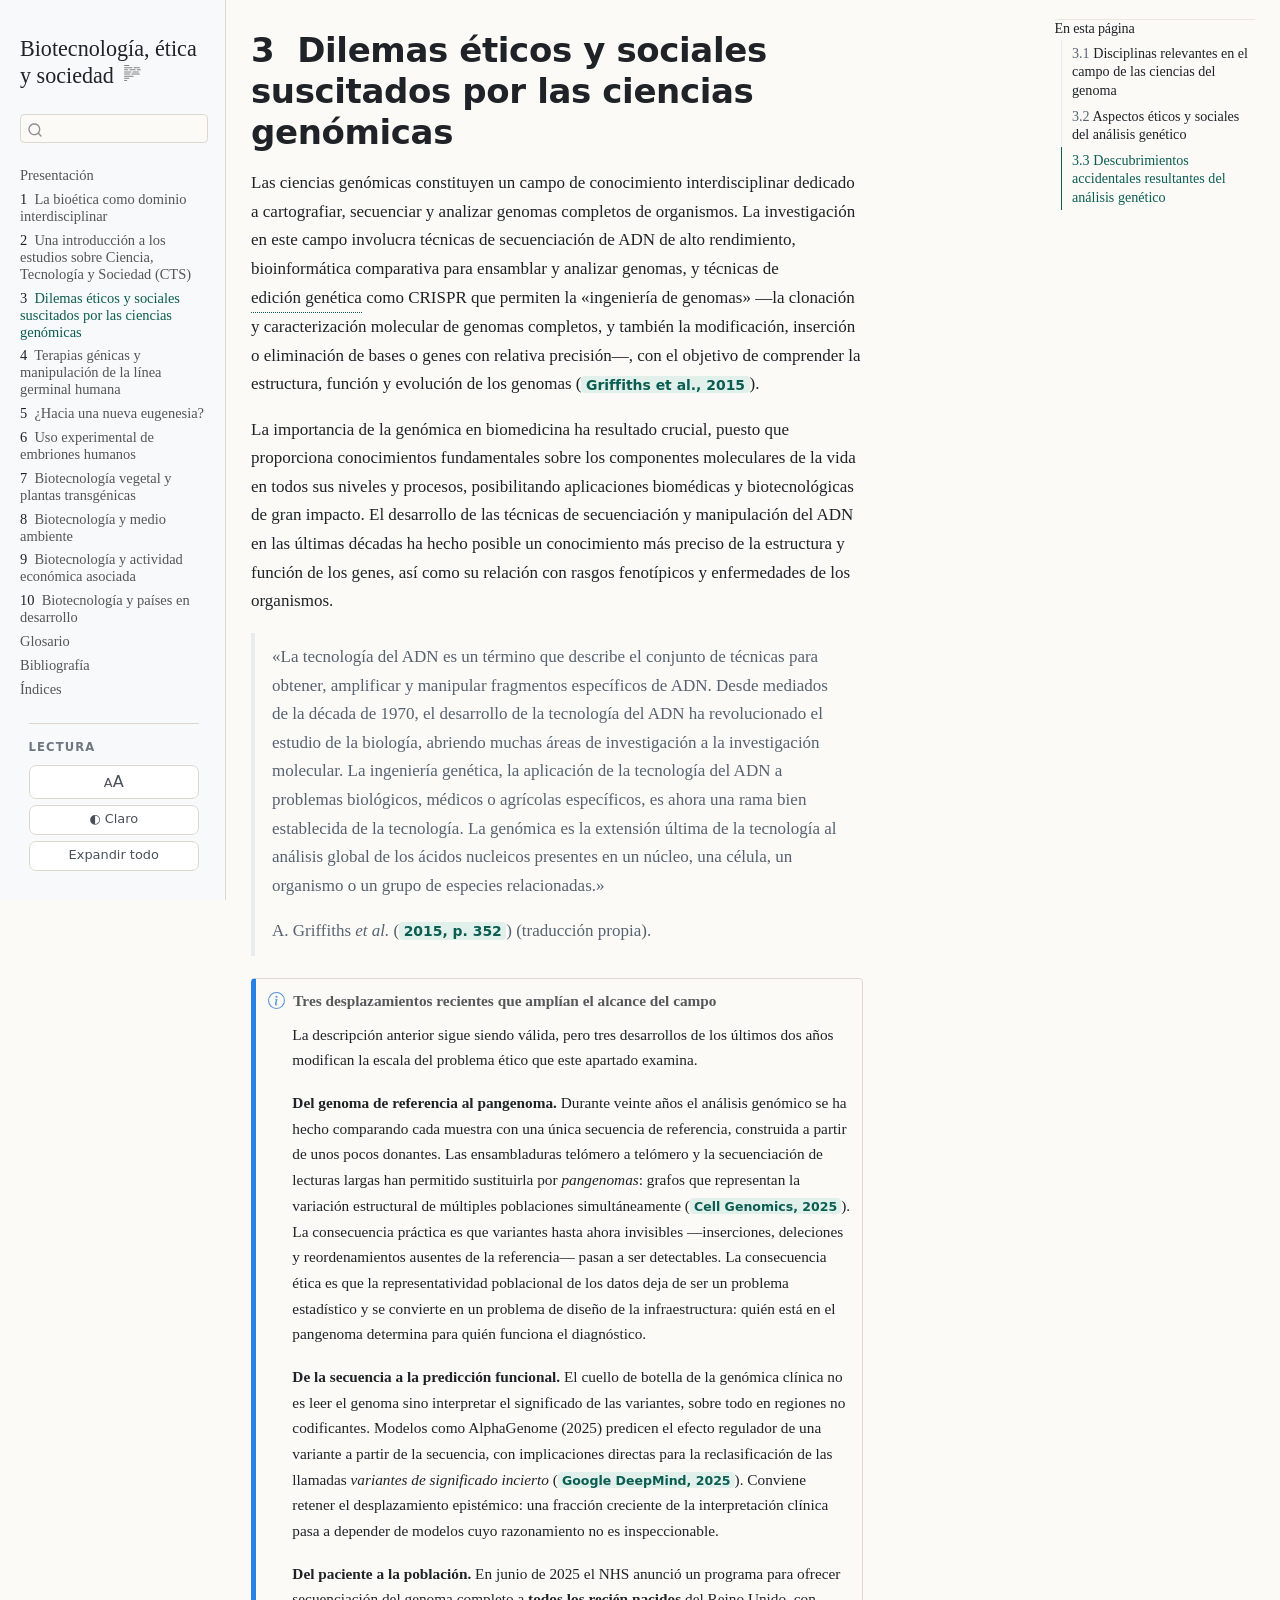
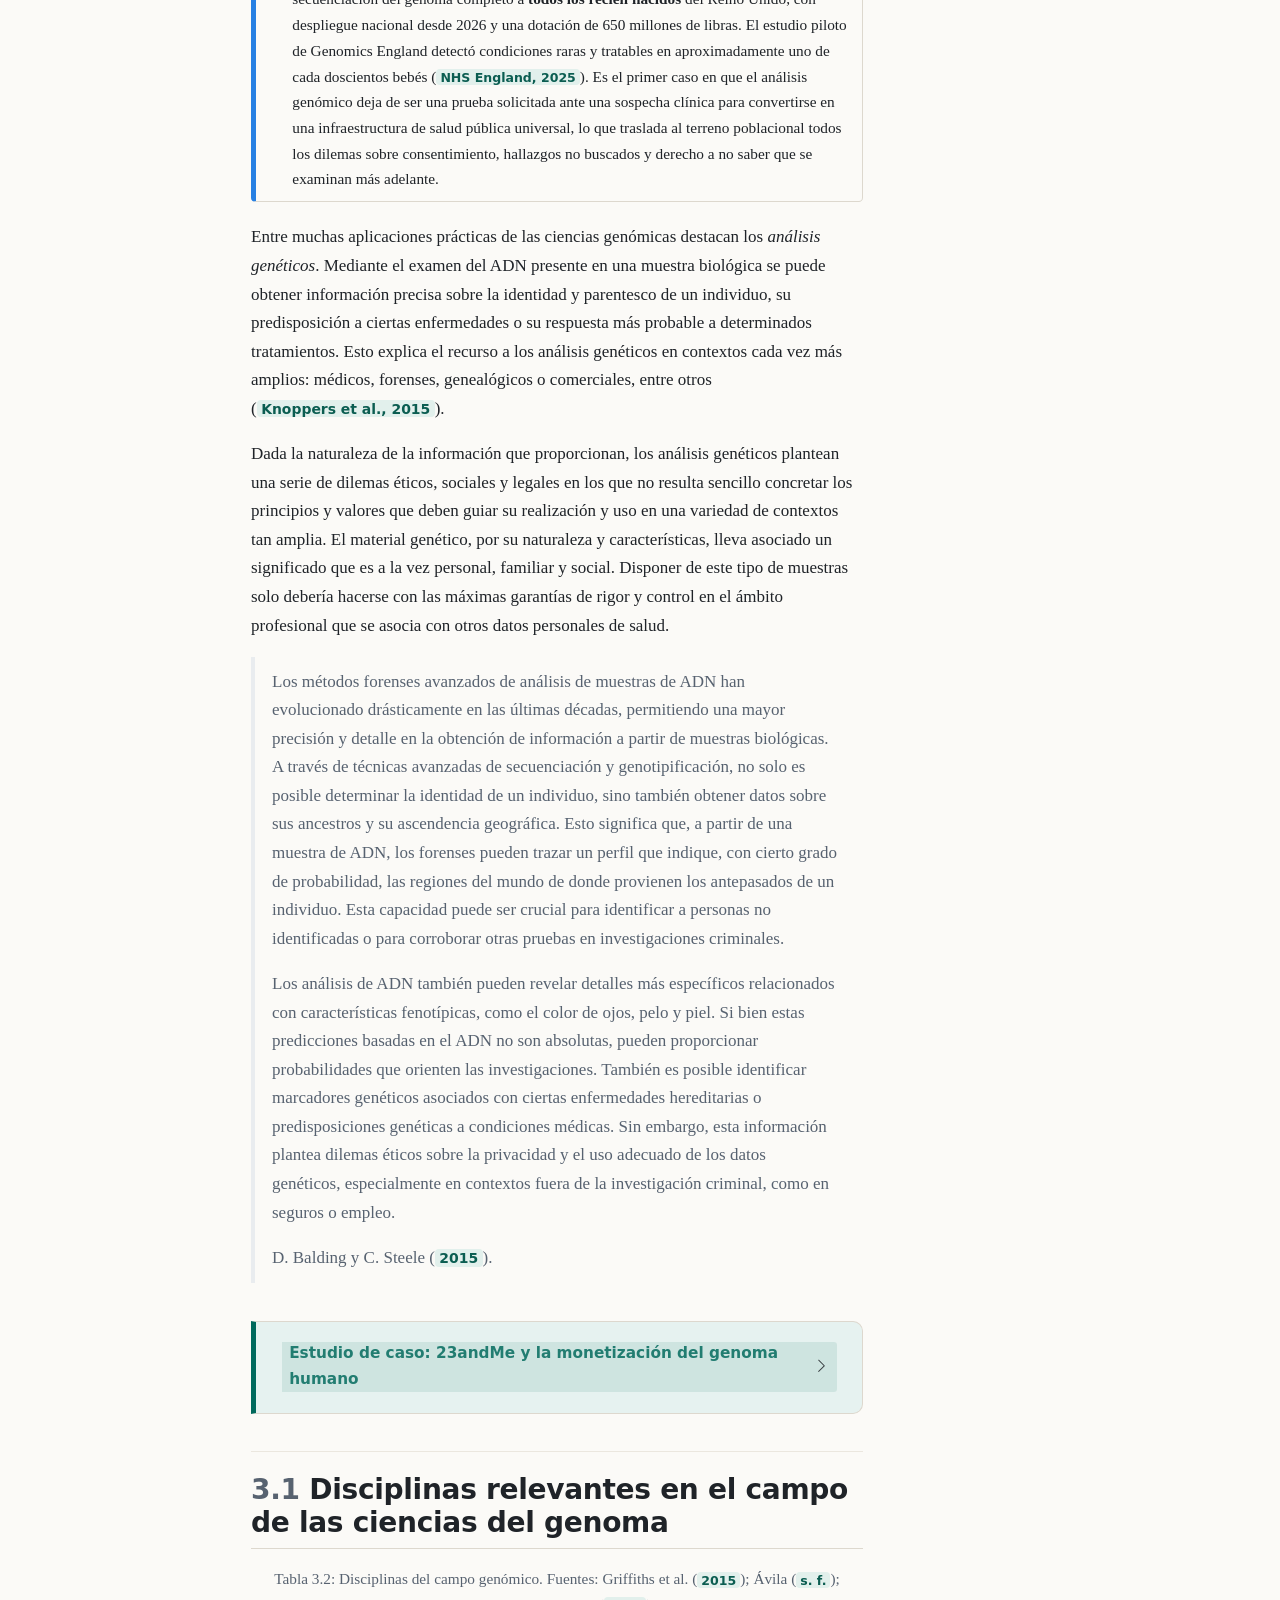
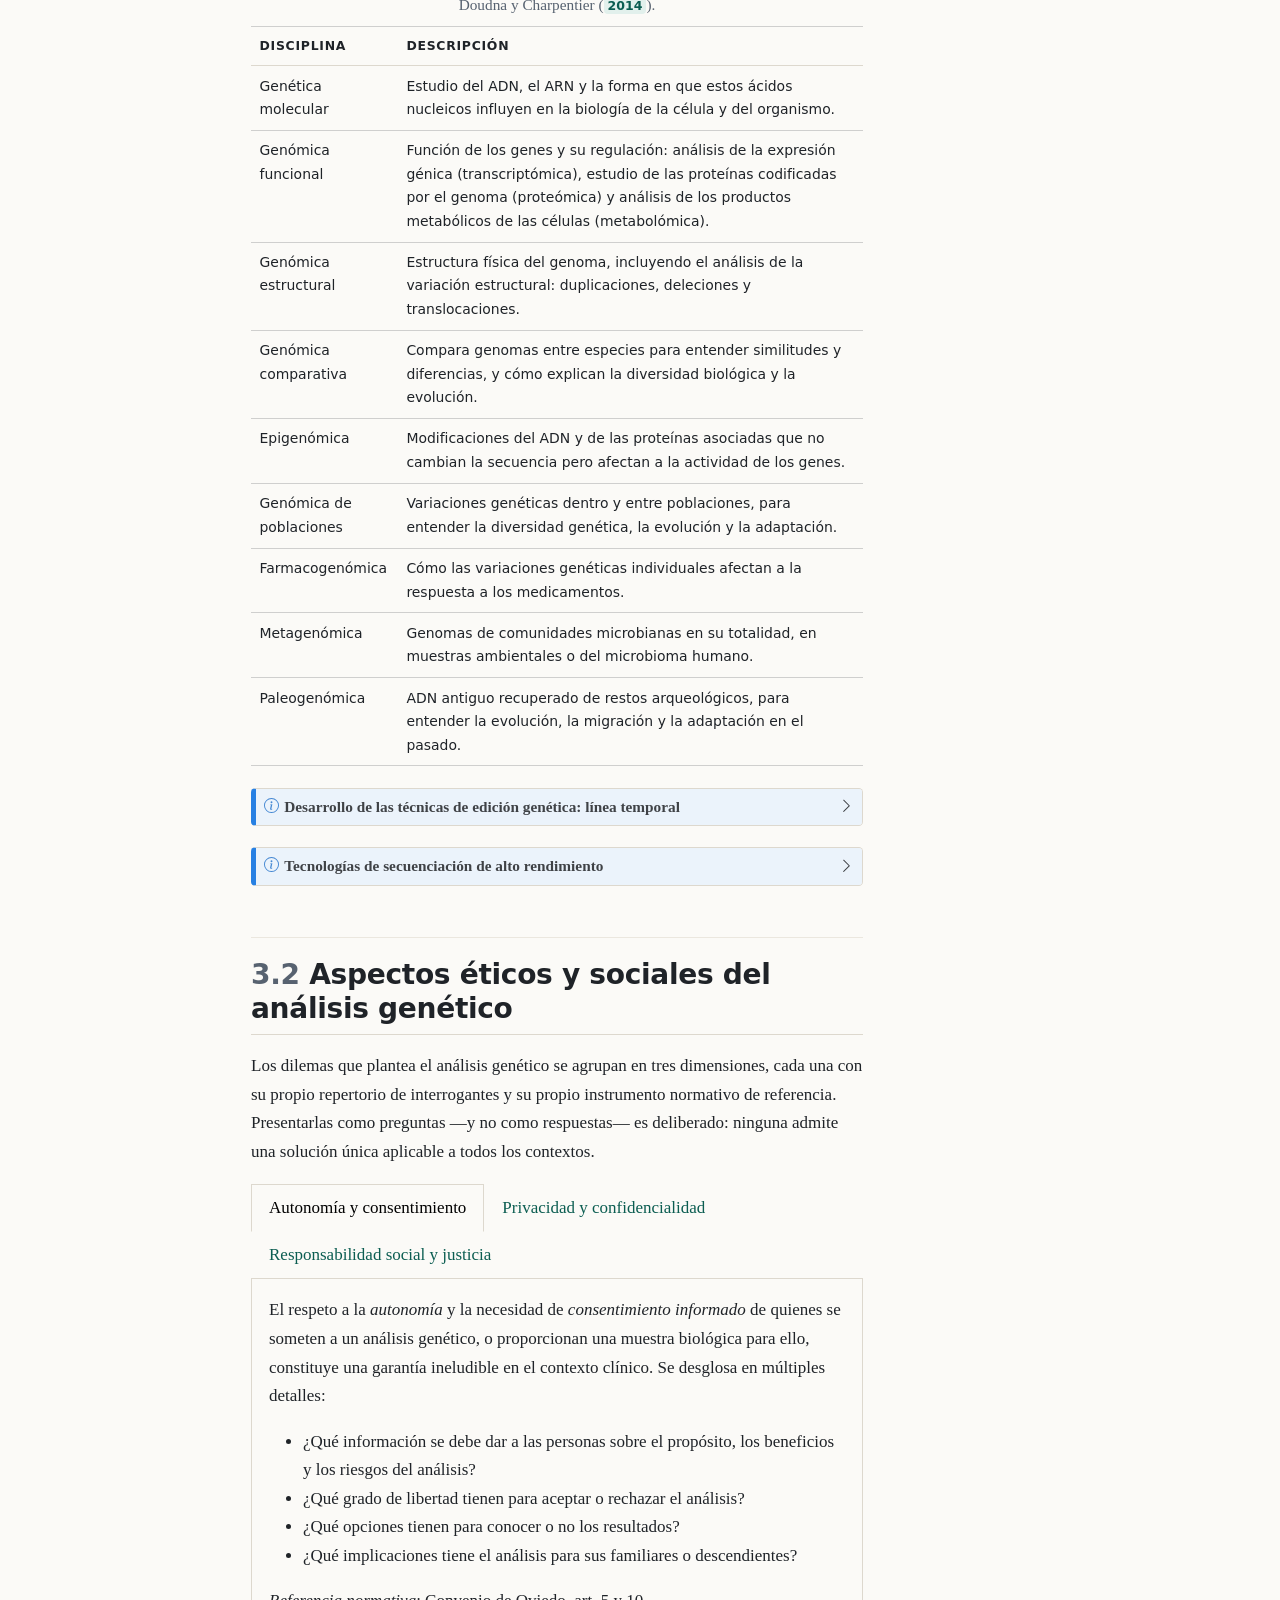
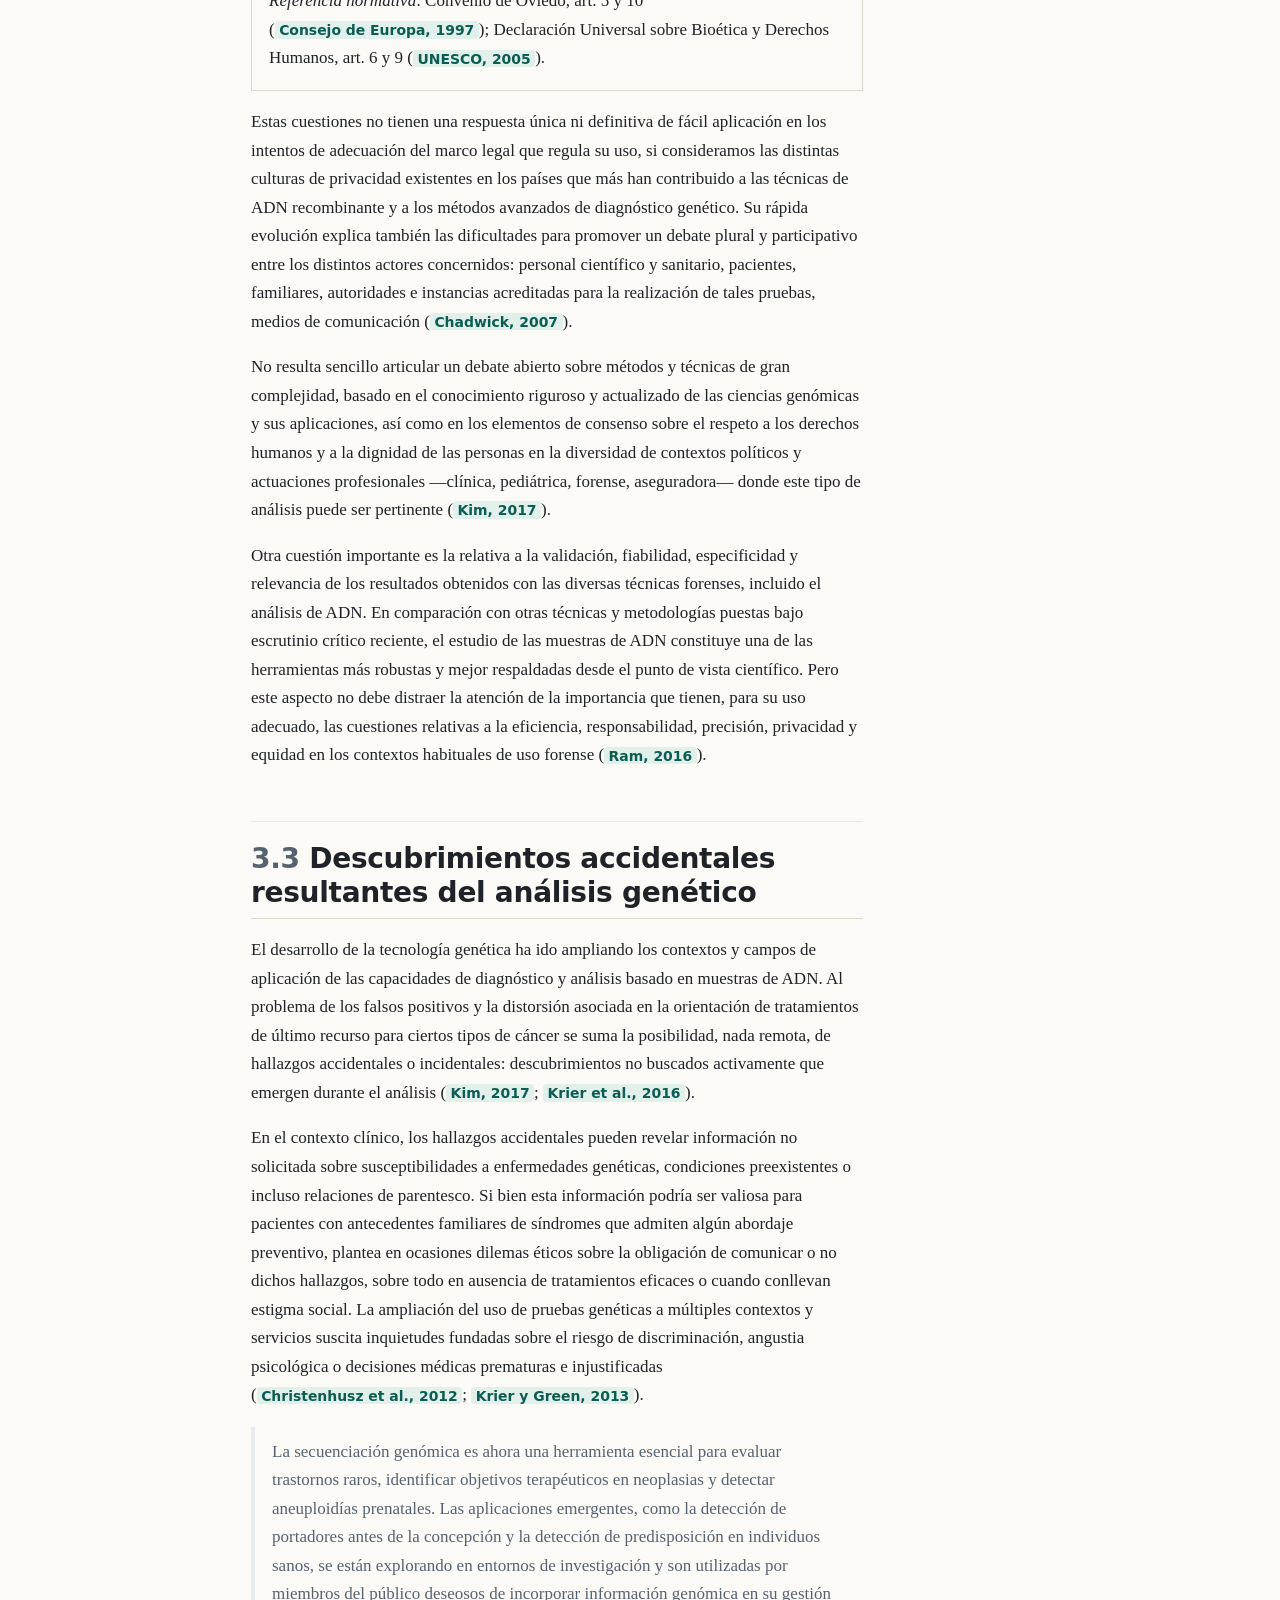
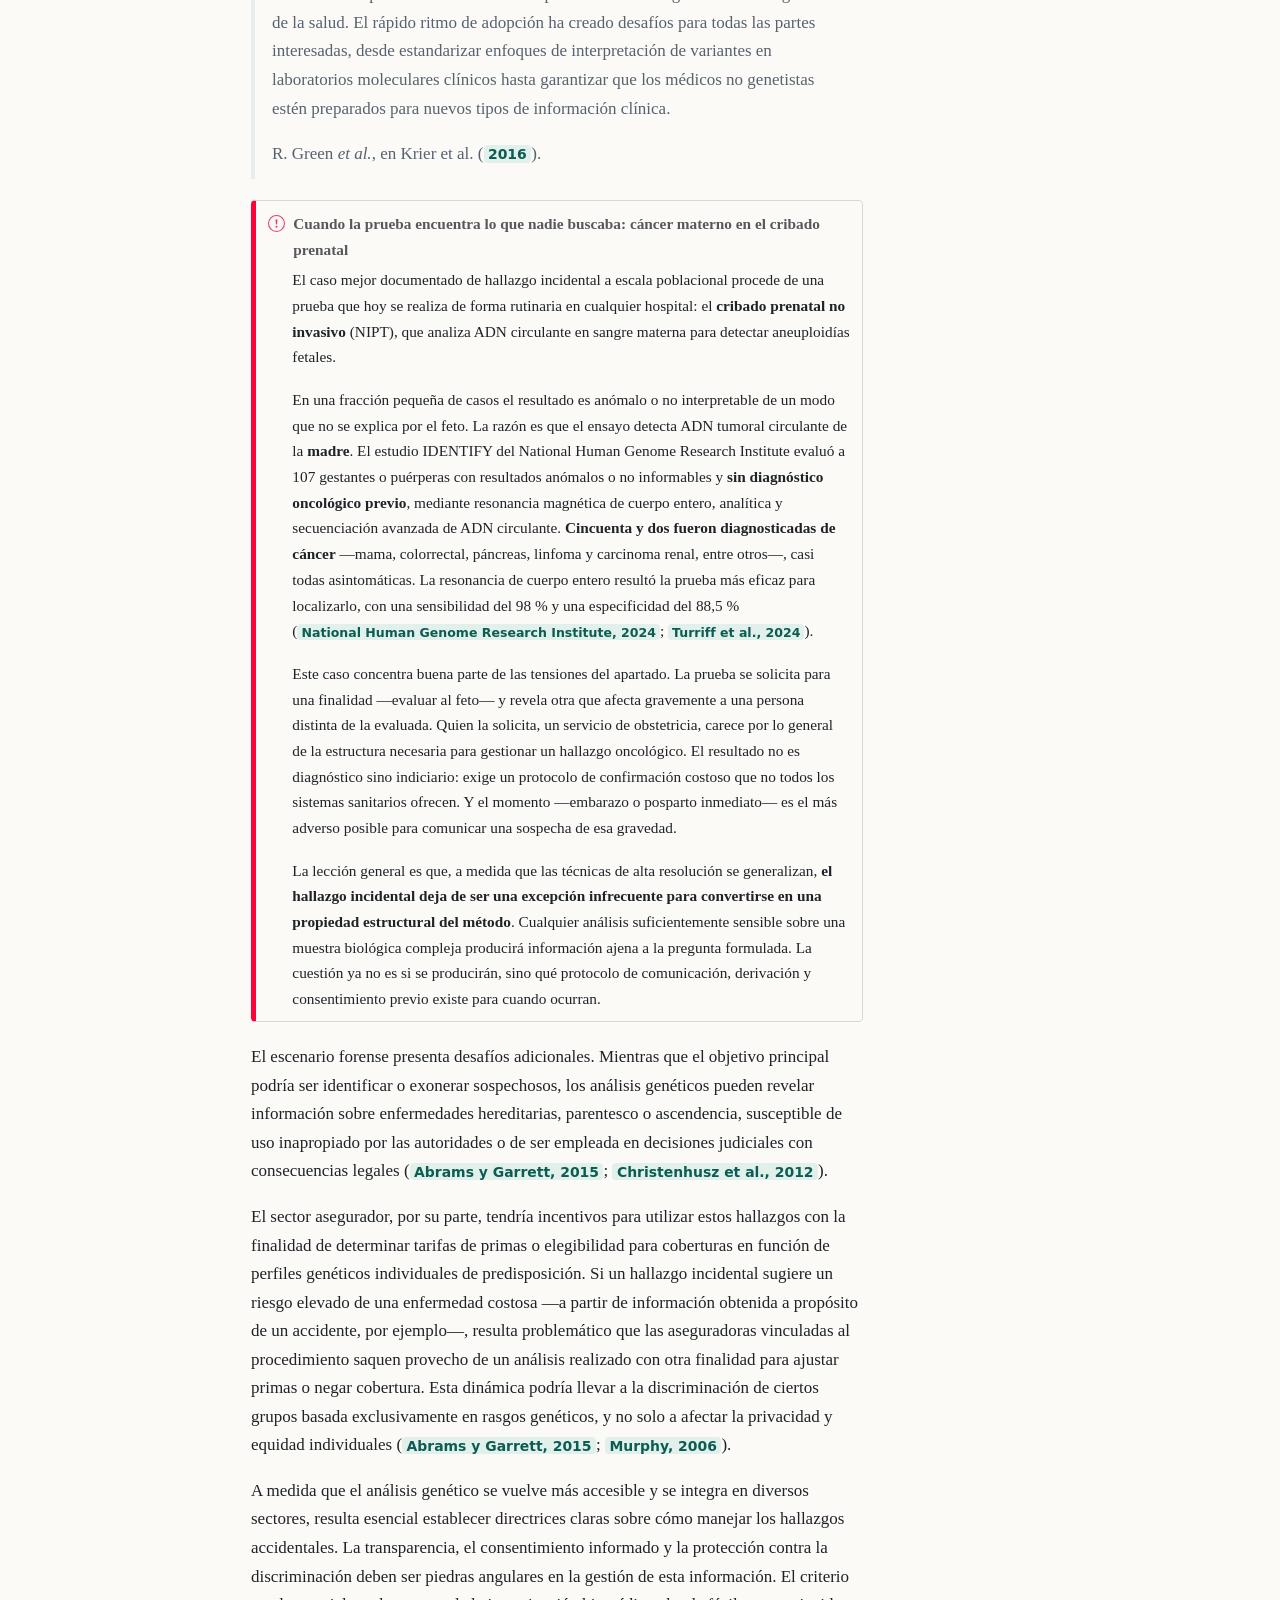
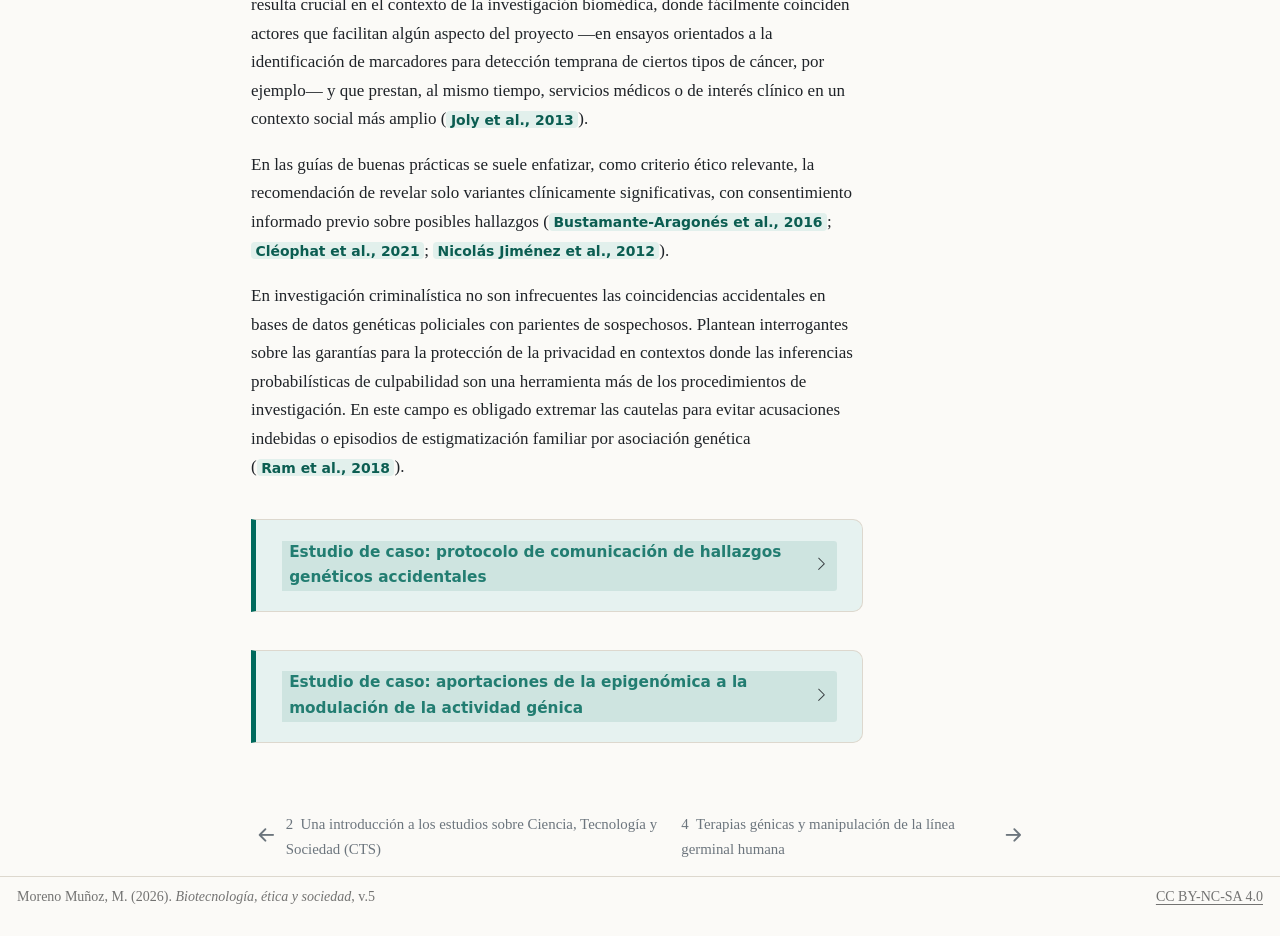
<file: 03-genomica.html>
<!DOCTYPE html>
<html xmlns="http://www.w3.org/1999/xhtml" lang="es" xml:lang="es"><head>

<meta charset="utf-8">
<meta name="generator" content="quarto-1.8.27">

<meta name="viewport" content="width=device-width, initial-scale=1.0, user-scalable=yes">


<title>3&nbsp; Dilemas éticos y sociales suscitados por las ciencias genómicas – Biotecnología, ética y sociedad</title>
<style>
code{white-space: pre-wrap;}
span.smallcaps{font-variant: small-caps;}
div.columns{display: flex; gap: min(4vw, 1.5em);}
div.column{flex: auto; overflow-x: auto;}
div.hanging-indent{margin-left: 1.5em; text-indent: -1.5em;}
ul.task-list{list-style: none;}
ul.task-list li input[type="checkbox"] {
  width: 0.8em;
  margin: 0 0.8em 0.2em -1em; /* quarto-specific, see https://github.com/quarto-dev/quarto-cli/issues/4556 */ 
  vertical-align: middle;
}
/* CSS for citations */
div.csl-bib-body { }
div.csl-entry {
  clear: both;
  margin-bottom: 1em;
}
.hanging-indent div.csl-entry {
  margin-left:2em;
  text-indent:-2em;
}
div.csl-left-margin {
  min-width:2em;
  float:left;
}
div.csl-right-inline {
  margin-left:2em;
  padding-left:1em;
}
div.csl-indent {
  margin-left: 2em;
}</style>


<script src="site_libs/quarto-nav/quarto-nav.js"></script>
<script src="site_libs/quarto-nav/headroom.min.js"></script>
<script src="site_libs/clipboard/clipboard.min.js"></script>
<script src="site_libs/quarto-search/autocomplete.umd.js"></script>
<script src="site_libs/quarto-search/fuse.min.js"></script>
<script src="site_libs/quarto-search/quarto-search.js"></script>
<meta name="quarto:offset" content="./">
<link href="./04-terapias-genicas.html" rel="next">
<link href="./02-cts.html" rel="prev">
<link href="./img/portada.svg" rel="icon" type="image/svg+xml">
<script src="site_libs/quarto-html/quarto.js" type="module"></script>
<script src="site_libs/quarto-html/tabsets/tabsets.js" type="module"></script>
<script src="site_libs/quarto-html/axe/axe-check.js" type="module"></script>
<script src="site_libs/quarto-html/popper.min.js"></script>
<script src="site_libs/quarto-html/tippy.umd.min.js"></script>
<script src="site_libs/quarto-html/anchor.min.js"></script>
<link href="site_libs/quarto-html/tippy.css" rel="stylesheet">
<link href="site_libs/quarto-html/quarto-syntax-highlighting-734bfe885269c4a88ff10b7879bcf292.css" rel="stylesheet" id="quarto-text-highlighting-styles">
<script src="site_libs/bootstrap/bootstrap.min.js"></script>
<link href="site_libs/bootstrap/bootstrap-icons.css" rel="stylesheet">
<link href="site_libs/bootstrap/bootstrap-aa750061c3e4a39b8253c813aff436c5.min.css" rel="stylesheet" append-hash="true" id="quarto-bootstrap" data-mode="light">
<script id="quarto-search-options" type="application/json">{
  "location": "sidebar",
  "copy-button": false,
  "collapse-after": 3,
  "panel-placement": "start",
  "type": "textbox",
  "limit": 50,
  "keyboard-shortcut": [
    "f",
    "/",
    "s"
  ],
  "show-item-context": false,
  "language": {
    "search-no-results-text": "No se han encontrado resultados",
    "search-matching-documents-text": "documentos encontrados",
    "search-copy-link-title": "Copiar el enlace en la búsqueda",
    "search-hide-matches-text": "Ocultar resultados adicionales",
    "search-more-match-text": "resultado adicional en este documento",
    "search-more-matches-text": "resultados adicionales en este documento",
    "search-clear-button-title": "Borrar",
    "search-text-placeholder": "",
    "search-detached-cancel-button-title": "Cancelar",
    "search-submit-button-title": "Enviar",
    "search-label": "Buscar"
  }
}</script>
<style>html{ scroll-behavior: smooth; }</style>
<meta name="description" content="Monografía técnica sobre biotecnología, ética y sociedad para estudiantes del Máster Universitario en Biotecnología.">
<meta name="color-scheme" content="light dark">


</head>

<body class="nav-sidebar docked quarto-light">

<div id="quarto-search-results"></div>
  <header id="quarto-header" class="headroom fixed-top">
  <nav class="quarto-secondary-nav">
    <div class="container-fluid d-flex">
      <button type="button" class="quarto-btn-toggle btn" data-bs-toggle="collapse" role="button" data-bs-target=".quarto-sidebar-collapse-item" aria-controls="quarto-sidebar" aria-expanded="false" aria-label="Alternar barra lateral" onclick="if (window.quartoToggleHeadroom) { window.quartoToggleHeadroom(); }">
        <i class="bi bi-layout-text-sidebar-reverse"></i>
      </button>
        <nav class="quarto-page-breadcrumbs" aria-label="breadcrumb"><ol class="breadcrumb"><li class="breadcrumb-item"><a href="./03-genomica.html"><span class="chapter-number">3</span>&nbsp; <span class="chapter-title">Dilemas éticos y sociales suscitados por las ciencias genómicas</span></a></li></ol></nav>
        <a class="flex-grow-1" role="navigation" data-bs-toggle="collapse" data-bs-target=".quarto-sidebar-collapse-item" aria-controls="quarto-sidebar" aria-expanded="false" aria-label="Alternar barra lateral" onclick="if (window.quartoToggleHeadroom) { window.quartoToggleHeadroom(); }">      
        </a>
      <button type="button" class="btn quarto-search-button" aria-label="Buscar" onclick="window.quartoOpenSearch();">
        <i class="bi bi-search"></i>
      </button>
    </div>
  </nav>
</header>
<!-- content -->
<div id="quarto-content" class="quarto-container page-columns page-rows-contents page-layout-article">
<!-- sidebar -->
  <nav id="quarto-sidebar" class="sidebar collapse collapse-horizontal quarto-sidebar-collapse-item sidebar-navigation docked overflow-auto">
    <div class="pt-lg-2 mt-2 text-left sidebar-header">
    <div class="sidebar-title mb-0 py-0">
      <a href="./">Biotecnología, ética y sociedad</a> 
        <div class="sidebar-tools-main">
  <a href="" class="quarto-reader-toggle quarto-navigation-tool px-1" onclick="window.quartoToggleReader(); return false;" title="Alternar modo lector">
  <div class="quarto-reader-toggle-btn">
  <i class="bi"></i>
  </div>
</a>
</div>
    </div>
      </div>
        <div class="mt-2 flex-shrink-0 align-items-center">
        <div class="sidebar-search">
        <div id="quarto-search" class="" title="Buscar"></div>
        </div>
        </div>
    <div class="sidebar-menu-container"> 
    <ul class="list-unstyled mt-1">
        <li class="sidebar-item">
  <div class="sidebar-item-container"> 
  <a href="./index.html" class="sidebar-item-text sidebar-link">
 <span class="menu-text">Presentación</span></a>
  </div>
</li>
        <li class="sidebar-item">
  <div class="sidebar-item-container"> 
  <a href="./01-bioetica.html" class="sidebar-item-text sidebar-link">
 <span class="menu-text"><span class="chapter-number">1</span>&nbsp; <span class="chapter-title">La bioética como dominio interdisciplinar</span></span></a>
  </div>
</li>
        <li class="sidebar-item">
  <div class="sidebar-item-container"> 
  <a href="./02-cts.html" class="sidebar-item-text sidebar-link">
 <span class="menu-text"><span class="chapter-number">2</span>&nbsp; <span class="chapter-title">Una introducción a los estudios sobre Ciencia, Tecnología y Sociedad (CTS)</span></span></a>
  </div>
</li>
        <li class="sidebar-item">
  <div class="sidebar-item-container"> 
  <a href="./03-genomica.html" class="sidebar-item-text sidebar-link active">
 <span class="menu-text"><span class="chapter-number">3</span>&nbsp; <span class="chapter-title">Dilemas éticos y sociales suscitados por las ciencias genómicas</span></span></a>
  </div>
</li>
        <li class="sidebar-item">
  <div class="sidebar-item-container"> 
  <a href="./04-terapias-genicas.html" class="sidebar-item-text sidebar-link">
 <span class="menu-text"><span class="chapter-number">4</span>&nbsp; <span class="chapter-title">Terapias génicas y manipulación de la línea germinal humana</span></span></a>
  </div>
</li>
        <li class="sidebar-item">
  <div class="sidebar-item-container"> 
  <a href="./05-eugenesia.html" class="sidebar-item-text sidebar-link">
 <span class="menu-text"><span class="chapter-number">5</span>&nbsp; <span class="chapter-title">¿Hacia una nueva eugenesia?</span></span></a>
  </div>
</li>
        <li class="sidebar-item">
  <div class="sidebar-item-container"> 
  <a href="./06-embriones.html" class="sidebar-item-text sidebar-link">
 <span class="menu-text"><span class="chapter-number">6</span>&nbsp; <span class="chapter-title">Uso experimental de embriones humanos</span></span></a>
  </div>
</li>
        <li class="sidebar-item">
  <div class="sidebar-item-container"> 
  <a href="./07-vegetal.html" class="sidebar-item-text sidebar-link">
 <span class="menu-text"><span class="chapter-number">7</span>&nbsp; <span class="chapter-title">Biotecnología vegetal y plantas transgénicas</span></span></a>
  </div>
</li>
        <li class="sidebar-item">
  <div class="sidebar-item-container"> 
  <a href="./08-medio-ambiente.html" class="sidebar-item-text sidebar-link">
 <span class="menu-text"><span class="chapter-number">8</span>&nbsp; <span class="chapter-title">Biotecnología y medio ambiente</span></span></a>
  </div>
</li>
        <li class="sidebar-item">
  <div class="sidebar-item-container"> 
  <a href="./09-economia.html" class="sidebar-item-text sidebar-link">
 <span class="menu-text"><span class="chapter-number">9</span>&nbsp; <span class="chapter-title">Biotecnología y actividad económica asociada</span></span></a>
  </div>
</li>
        <li class="sidebar-item">
  <div class="sidebar-item-container"> 
  <a href="./10-paises-desarrollo.html" class="sidebar-item-text sidebar-link">
 <span class="menu-text"><span class="chapter-number">10</span>&nbsp; <span class="chapter-title">Biotecnología y países en desarrollo</span></span></a>
  </div>
</li>
        <li class="sidebar-item">
  <div class="sidebar-item-container"> 
  <a href="./11-glosario.html" class="sidebar-item-text sidebar-link">
 <span class="menu-text">Glosario</span></a>
  </div>
</li>
        <li class="sidebar-item">
  <div class="sidebar-item-container"> 
  <a href="./12-bibliografia.html" class="sidebar-item-text sidebar-link">
 <span class="menu-text">Bibliografía</span></a>
  </div>
</li>
        <li class="sidebar-item">
  <div class="sidebar-item-container"> 
  <a href="./13-indices.html" class="sidebar-item-text sidebar-link">
 <span class="menu-text">Índices</span></a>
  </div>
</li>
    </ul>
    </div>
</nav>
<div id="quarto-sidebar-glass" class="quarto-sidebar-collapse-item" data-bs-toggle="collapse" data-bs-target=".quarto-sidebar-collapse-item"></div>
<!-- margin-sidebar -->
    <div id="quarto-margin-sidebar" class="sidebar margin-sidebar">
        <nav id="TOC" role="doc-toc" class="toc-active">
    <h2 id="toc-title">En esta página</h2>
   
  <ul>
  <li><a href="#sec-genomica-disciplinas" id="toc-sec-genomica-disciplinas" class="nav-link active" data-scroll-target="#sec-genomica-disciplinas"><span class="header-section-number">3.1</span> Disciplinas relevantes en el campo de las ciencias del genoma</a></li>
  <li><a href="#sec-genomica-aspectos" id="toc-sec-genomica-aspectos" class="nav-link" data-scroll-target="#sec-genomica-aspectos"><span class="header-section-number">3.2</span> Aspectos éticos y sociales del análisis genético</a></li>
  <li><a href="#sec-genomica-hallazgos" id="toc-sec-genomica-hallazgos" class="nav-link" data-scroll-target="#sec-genomica-hallazgos"><span class="header-section-number">3.3</span> Descubrimientos accidentales resultantes del análisis genético</a></li>
  </ul>
</nav>
    </div>
<!-- main -->
<main class="content" id="quarto-document-content">

<header id="title-block-header" class="quarto-title-block default">
<div class="quarto-title">
<h1 class="title"><span id="sec-genomica" class="quarto-section-identifier"><span class="chapter-number">3</span>&nbsp; <span class="chapter-title">Dilemas éticos y sociales suscitados por las ciencias genómicas</span></span></h1>
</div>



<div class="quarto-title-meta">

    
  
    
  </div>
  


</header>


<p>Las ciencias genómicas constituyen un campo de conocimiento interdisciplinar dedicado a cartografiar, secuenciar y analizar genomas completos de organismos. La investigación en este campo involucra técnicas de secuenciación de ADN de alto rendimiento, bioinformática comparativa para ensamblar y analizar genomas, y técnicas de <button type="button" class="gloss" data-gloss="edicion-genetica" aria-expanded="false" aria-haspopup="dialog" aria-describedby="gd-edicion-genetica-1">edición genética</button><span class="gloss-def" id="gd-edicion-genetica-1" hidden="">Modificación dirigida de secuencias del genoma en un locus
predeterminado. A diferencia de la transgénesis, no requiere incorporar
ADN de otra especie cuando se limita a inducir pequeñas inserciones o
deleciones (SDN-1).<span class="gloss-ver-lista">Véase también: <a href="#glos-crispr" class="gloss-ver">CRISPR/Cas9</a>, <a href="#glos-transgenesis" class="gloss-ver">Transgénesis</a>, <a href="#glos-sdn" class="gloss-ver">SDN (nucleasas dirigidas a sitio)</a></span></span> como CRISPR que permiten la «ingeniería de genomas» —la clonación y caracterización molecular de genomas completos, y también la modificación, inserción o eliminación de bases o genes con relativa precisión—, con el objetivo de comprender la estructura, función y evolución de los genomas <span class="citation" data-cites="griffiths2015">(<a href="12-bibliografia.html#ref-griffiths2015" role="doc-biblioref">Griffiths et al., 2015</a>)</span>.</p>
<p>La importancia de la genómica en biomedicina ha resultado crucial, puesto que proporciona conocimientos fundamentales sobre los componentes moleculares de la vida en todos sus niveles y procesos, posibilitando aplicaciones biomédicas y biotecnológicas de gran impacto. El desarrollo de las técnicas de secuenciación y manipulación del ADN en las últimas décadas ha hecho posible un conocimiento más preciso de la estructura y función de los genes, así como su relación con rasgos fenotípicos y enfermedades de los organismos.</p>
<blockquote class="blockquote">
<p>«La tecnología del ADN es un término que describe el conjunto de técnicas para obtener, amplificar y manipular fragmentos específicos de ADN. Desde mediados de la década de 1970, el desarrollo de la tecnología del ADN ha revolucionado el estudio de la biología, abriendo muchas áreas de investigación a la investigación molecular. La ingeniería genética, la aplicación de la tecnología del ADN a problemas biológicos, médicos o agrícolas específicos, es ahora una rama bien establecida de la tecnología. La genómica es la extensión última de la tecnología al análisis global de los ácidos nucleicos presentes en un núcleo, una célula, un organismo o un grupo de especies relacionadas.»</p>
<p>A. Griffiths <em>et al.</em> <span class="citation" data-cites="griffiths2015">(<a href="12-bibliografia.html#ref-griffiths2015" role="doc-biblioref">2015, p. 352</a>)</span> (traducción propia).</p>
</blockquote>
<div class="callout callout-style-simple callout-note callout-titled">
<div class="callout-header d-flex align-content-center">
<div class="callout-icon-container">
<i class="callout-icon"></i>
</div>
<div class="callout-title-container flex-fill">
<span class="screen-reader-only">Nota</span>Tres desplazamientos recientes que amplían el alcance del campo
</div>
</div>
<div class="callout-body-container callout-body">
<p>La descripción anterior sigue siendo válida, pero tres desarrollos de los últimos dos años modifican la escala del problema ético que este apartado examina.</p>
<p><strong>Del genoma de referencia al pangenoma.</strong> Durante veinte años el análisis genómico se ha hecho comparando cada muestra con una única secuencia de referencia, construida a partir de unos pocos donantes. Las ensambladuras telómero a telómero y la secuenciación de lecturas largas han permitido sustituirla por <em>pangenomas</em>: grafos que representan la variación estructural de múltiples poblaciones simultáneamente <span class="citation" data-cites="pangenoma2025">(<a href="12-bibliografia.html#ref-pangenoma2025" role="doc-biblioref">Cell Genomics, 2025</a>)</span>. La consecuencia práctica es que variantes hasta ahora invisibles —inserciones, deleciones y reordenamientos ausentes de la referencia— pasan a ser detectables. La consecuencia ética es que la representatividad poblacional de los datos deja de ser un problema estadístico y se convierte en un problema de diseño de la infraestructura: quién está en el pangenoma determina para quién funciona el diagnóstico.</p>
<p><strong>De la secuencia a la predicción funcional.</strong> El cuello de botella de la genómica clínica no es leer el genoma sino interpretar el significado de las variantes, sobre todo en regiones no codificantes. Modelos como AlphaGenome (2025) predicen el efecto regulador de una variante a partir de la secuencia, con implicaciones directas para la reclasificación de las llamadas <em>variantes de significado incierto</em> <span class="citation" data-cites="alphagenome2025">(<a href="12-bibliografia.html#ref-alphagenome2025" role="doc-biblioref">Google DeepMind, 2025</a>)</span>. Conviene retener el desplazamiento epistémico: una fracción creciente de la interpretación clínica pasa a depender de modelos cuyo razonamiento no es inspeccionable.</p>
<p><strong>Del paciente a la población.</strong> En junio de 2025 el NHS anunció un programa para ofrecer secuenciación del genoma completo a <strong>todos los recién nacidos</strong> del Reino Unido, con despliegue nacional desde 2026 y una dotación de 650 millones de libras. El estudio piloto de Genomics England detectó condiciones raras y tratables en aproximadamente uno de cada doscientos bebés <span class="citation" data-cites="nhs2025newborn">(<a href="12-bibliografia.html#ref-nhs2025newborn" role="doc-biblioref">NHS England, 2025</a>)</span>. Es el primer caso en que el análisis genómico deja de ser una prueba solicitada ante una sospecha clínica para convertirse en una infraestructura de salud pública universal, lo que traslada al terreno poblacional todos los dilemas sobre consentimiento, hallazgos no buscados y derecho a no saber que se examinan más adelante.</p>
</div>
</div>
<p>Entre muchas aplicaciones prácticas de las ciencias genómicas destacan los <em>análisis genéticos</em>. Mediante el examen del ADN presente en una muestra biológica se puede obtener información precisa sobre la identidad y parentesco de un individuo, su predisposición a ciertas enfermedades o su respuesta más probable a determinados tratamientos. Esto explica el recurso a los análisis genéticos en contextos cada vez más amplios: médicos, forenses, genealógicos o comerciales, entre otros <span class="citation" data-cites="knoppers2015">(<a href="12-bibliografia.html#ref-knoppers2015" role="doc-biblioref">Knoppers et al., 2015</a>)</span>.</p>
<p>Dada la naturaleza de la información que proporcionan, los análisis genéticos plantean una serie de dilemas éticos, sociales y legales en los que no resulta sencillo concretar los principios y valores que deben guiar su realización y uso en una variedad de contextos tan amplia. El material genético, por su naturaleza y características, lleva asociado un significado que es a la vez personal, familiar y social. Disponer de este tipo de muestras solo debería hacerse con las máximas garantías de rigor y control en el ámbito profesional que se asocia con otros datos personales de salud.</p>
<blockquote class="blockquote">
<p>Los métodos forenses avanzados de análisis de muestras de ADN han evolucionado drásticamente en las últimas décadas, permitiendo una mayor precisión y detalle en la obtención de información a partir de muestras biológicas. A través de técnicas avanzadas de secuenciación y genotipificación, no solo es posible determinar la identidad de un individuo, sino también obtener datos sobre sus ancestros y su ascendencia geográfica. Esto significa que, a partir de una muestra de ADN, los forenses pueden trazar un perfil que indique, con cierto grado de probabilidad, las regiones del mundo de donde provienen los antepasados de un individuo. Esta capacidad puede ser crucial para identificar a personas no identificadas o para corroborar otras pruebas en investigaciones criminales.</p>
<p>Los análisis de ADN también pueden revelar detalles más específicos relacionados con características fenotípicas, como el color de ojos, pelo y piel. Si bien estas predicciones basadas en el ADN no son absolutas, pueden proporcionar probabilidades que orienten las investigaciones. También es posible identificar marcadores genéticos asociados con ciertas enfermedades hereditarias o predisposiciones genéticas a condiciones médicas. Sin embargo, esta información plantea dilemas éticos sobre la privacidad y el uso adecuado de los datos genéticos, especialmente en contextos fuera de la investigación criminal, como en seguros o empleo.</p>
<p>D. Balding y C. Steele <span class="citation" data-cites="balding2015">(<a href="12-bibliografia.html#ref-balding2015" role="doc-biblioref">2015</a>)</span>.</p>
</blockquote>
<div id="caso-23andme" class="caso callout callout-style-default callout-note callout-titled">
<div class="callout-header d-flex align-content-center collapsed" data-bs-toggle="collapse" data-bs-target=".callout-2-contents" aria-controls="callout-2" aria-expanded="false" aria-label="Toggle callout">
<div class="callout-icon-container">
<i class="callout-icon"></i>
</div>
<div class="callout-title-container flex-fill">
<span class="screen-reader-only">Nota</span>Estudio de caso: 23andMe y la monetización del genoma humano
</div>
<div class="callout-btn-toggle d-inline-block border-0 py-1 ps-1 pe-0 float-end"><i class="callout-toggle"></i></div>
</div>
<div id="callout-2" class="callout-2-contents callout-collapse collapse">
<div class="callout-body-container callout-body">
<p>La empresa de análisis genéticos 23andMe, pionera en la secuenciación comercial del genoma, ilustra la tensión entre el avance científico y la protección de datos genéticos a lo largo de un ciclo completo: expansión, crisis, quiebra, subasta de los datos y sanción. Su interés didáctico ha aumentado precisamente porque el caso, a diferencia de casi todos los del sector, tiene ya desenlace documentado.</p>
<div class="tabset-margin-container"></div><div class="panel-tabset">
<ul class="nav nav-tabs" role="tablist"><li class="nav-item" role="presentation"><a class="nav-link active" id="tabset-1-1-tab" data-bs-toggle="tab" data-bs-target="#tabset-1-1" role="tab" aria-controls="tabset-1-1" aria-selected="true" href="" aria-current="page">Cronología</a></li><li class="nav-item" role="presentation"><a class="nav-link" id="tabset-1-2-tab" data-bs-toggle="tab" data-bs-target="#tabset-1-2" role="tab" aria-controls="tabset-1-2" aria-selected="false" href="">Qué se decidió</a></li><li class="nav-item" role="presentation"><a class="nav-link" id="tabset-1-3-tab" data-bs-toggle="tab" data-bs-target="#tabset-1-3" role="tab" aria-controls="tabset-1-3" aria-selected="false" href="">Por qué es distinto</a></li><li class="nav-item" role="presentation"><a class="nav-link" id="tabset-1-4-tab" data-bs-toggle="tab" data-bs-target="#tabset-1-4" role="tab" aria-controls="tabset-1-4" aria-selected="false" href="">Cuestiones para el debate</a></li><li class="nav-item" role="presentation"><a class="nav-link" id="tabset-1-5-tab" data-bs-toggle="tab" data-bs-target="#tabset-1-5" role="tab" aria-controls="tabset-1-5" aria-selected="false" href="">Bibliografía del caso</a></li></ul>
<div class="tab-content">
<div id="tabset-1-1" class="tab-pane active" role="tabpanel" aria-labelledby="tabset-1-1-tab">
<div id="tbl-23andme" class="quarto-float quarto-figure quarto-figure-center anchored" data-tbl-colwidths="[16,84]">
<figure class="quarto-float quarto-float-tbl figure">
<figcaption class="quarto-float-caption-top quarto-float-caption quarto-float-tbl" id="tbl-23andme-caption-0ceaefa1-69ba-4598-a22c-09a6ac19f8ca">
Tabla&nbsp;3.1: Ciclo completo del caso 23andMe, 2018-2026.
</figcaption>
<div aria-describedby="tbl-23andme-caption-0ceaefa1-69ba-4598-a22c-09a6ac19f8ca">
<table class="caption-top table">
<colgroup>
<col style="width: 16%">
<col style="width: 84%">
</colgroup>
<thead>
<tr class="header">
<th style="text-align: left;">Fecha</th>
<th style="text-align: left;">Hecho</th>
</tr>
</thead>
<tbody>
<tr class="odd">
<td style="text-align: left;">2018</td>
<td style="text-align: left;">Acuerdo comercial con GlaxoSmithKline por 300 millones de dólares para el uso de los datos en descubrimiento de fármacos</td>
</tr>
<tr class="even">
<td style="text-align: left;">Oct.&nbsp;2023</td>
<td style="text-align: left;">Brecha de seguridad con exposición de datos de <strong>6,9 millones</strong> de clientes</td>
</tr>
<tr class="odd">
<td style="text-align: left;">2024</td>
<td style="text-align: left;">Caída del 73 % del valor bursátil, dimisión en bloque del consejo, búsqueda de comprador</td>
</tr>
<tr class="even">
<td style="text-align: left;">Oct.&nbsp;2024</td>
<td style="text-align: left;">La Agencia Española de Protección de Datos abre investigación <span class="citation" data-cites="pascual2024">(<a href="12-bibliografia.html#ref-pascual2024" role="doc-biblioref">Pascual, 2024</a>)</span></td>
</tr>
<tr class="odd">
<td style="text-align: left;">Mar.&nbsp;2025</td>
<td style="text-align: left;">Solicitud de concurso de acreedores (Capítulo 11) y anuncio de venta de activos</td>
</tr>
<tr class="even">
<td style="text-align: left;">May. 2025</td>
<td style="text-align: left;">Regeneron gana la subasta con 256 millones de dólares</td>
</tr>
<tr class="odd">
<td style="text-align: left;">Jul.&nbsp;2025</td>
<td style="text-align: left;">Reabierta la puja, TTAM Research Institute —fundado por Anne Wojcicki, exconsejera delegada— adquiere los activos por 305 millones; el tribunal concursal aprueba la venta</td>
</tr>
<tr class="even">
<td style="text-align: left;">Jul.&nbsp;2026</td>
<td style="text-align: left;">Acuerdo multiestatal de <strong>42 fiscalías generales</strong> con el administrador concursal: 18 millones de dólares abonados con cargo a la masa, sobre una reclamación de 150 millones. Acuerdo adicional de acción colectiva por 46,75 millones <span class="citation" data-cites="ag2026settlement">(<a href="12-bibliografia.html#ref-ag2026settlement" role="doc-biblioref">Oficina del Fiscal General del Estado de Nueva York, 2026</a>)</span></td>
</tr>
</tbody>
</table>
</div>
</figure>
</div>
</div>
<div id="tabset-1-2" class="tab-pane" role="tabpanel" aria-labelledby="tabset-1-2-tab">
<p>La venta a TTAM incorporó obligaciones que no existían en el modelo previo: requisitos reforzados de seguridad, análisis de riesgos, constitución de un consejo asesor de privacidad, sometimiento sin excepciones a la legislación de protección de datos aplicable y mantenimiento del derecho de supresión para los clientes.</p>
<p>Conviene señalar lo que <strong>no</strong> se decidió. En ningún momento del procedimiento se cuestionó que quince millones de perfiles genéticos constituyeran un activo transmisible en una operación concursal. La discusión se centró en las condiciones de la transmisión, no en su licitud. Un tribunal mercantil resolvió, con criterios mercantiles, sobre el destino de datos que la normativa europea clasifica como categoría especial.</p>
<p>Cinco fiscalías —California, Kentucky, Tennessee, Texas y Utah— mantuvieron su oposición a la venta, alegando en el caso californiano que vulneraba la <em>Genetic Information Privacy Act</em>, que exige consentimiento expreso para la cesión de datos genéticos a terceros.</p>
</div>
<div id="tabset-1-3" class="tab-pane" role="tabpanel" aria-labelledby="tabset-1-3-tab">
<p>Tres rasgos hacen que los datos genéticos no admitan el tratamiento que se da a otros datos personales:</p>
<ul>
<li>Son <strong>inmutables</strong>: a diferencia de una contraseña o un número de tarjeta, no pueden sustituirse tras una brecha.</li>
<li>Son <strong>heredables</strong>: identifican parcialmente a familiares que nunca prestaron consentimiento, incluidos los aún no nacidos.</li>
<li>Son <strong>reidentificables</strong>: la anonimización es frágil, porque el propio dato es el identificador.</li>
</ul>
<p>De ahí que el RGPD los clasifique como datos de categoría especial y que la asimetría con la legislación estadounidense —fragmentada por estados— resulte determinante en operaciones transfronterizas.</p>
</div>
<div id="tabset-1-4" class="tab-pane" role="tabpanel" aria-labelledby="tabset-1-4-tab">
<ol type="1">
<li>¿Es suficiente el consentimiento individual para datos que afectan a familias enteras y a generaciones futuras?</li>
<li>¿Debería el derecho concursal excluir determinadas categorías de datos de la masa transmisible, del mismo modo que excluye otros bienes?</li>
<li>El acuerdo de 2026 sanciona la brecha de seguridad de 2023, no el modelo de negocio. ¿Es esa la variable relevante?</li>
<li>Desde una perspectiva bioética, ¿es aceptable el modelo de las empresas de análisis genético dirigido al consumidor, incluso con consentimiento explícito?</li>
<li>¿Qué habría cambiado si la empresa hubiese estado domiciliada en la Unión Europea?</li>
</ol>
</div>
<div id="tabset-1-5" class="tab-pane" role="tabpanel" aria-labelledby="tabset-1-5-tab">
<p>Sobre las consecuencias para consumidores y sistemas sanitarios, <span class="citation" data-cites="nolan2023">Nolan y Ormondroyd (<a href="12-bibliografia.html#ref-nolan2023" role="doc-biblioref">2023</a>)</span>. Sobre riesgos de privacidad, <span class="citation" data-cites="garner2019">Garner y Kim (<a href="12-bibliografia.html#ref-garner2019" role="doc-biblioref">2019</a>)</span> y <span class="citation" data-cites="hendrickssturrup2019">Hendricks-Sturrup y Lu (<a href="12-bibliografia.html#ref-hendrickssturrup2019" role="doc-biblioref">2019</a>)</span>. Sobre el marco jurídico, <span class="citation" data-cites="tamir2010">Tamir (<a href="12-bibliografia.html#ref-tamir2010" role="doc-biblioref">2010</a>)</span>. Sobre prácticas de compartición de datos genómicos, <span class="citation" data-cites="villanueva2019">Villanueva et al. (<a href="12-bibliografia.html#ref-villanueva2019" role="doc-biblioref">2019</a>)</span> y <span class="citation" data-cites="martyn2024">Martyn et al. (<a href="12-bibliografia.html#ref-martyn2024" role="doc-biblioref">2024</a>)</span>. Sobre gestión del consentimiento a largo plazo, <span class="citation" data-cites="oliva2024">Oliva et al. (<a href="12-bibliografia.html#ref-oliva2024" role="doc-biblioref">2024</a>)</span>.</p>
</div>
</div>
</div>
</div>
</div>
</div>
<section id="sec-genomica-disciplinas" class="level2" data-number="3.1">
<h2 data-number="3.1" class="anchored" data-anchor-id="sec-genomica-disciplinas"><span class="header-section-number">3.1</span> Disciplinas relevantes en el campo de las ciencias del genoma</h2>
<div id="tbl-genomica-disciplinas" class="quarto-float quarto-figure quarto-figure-center anchored" data-tbl-colwidths="[24,76]">
<figure class="quarto-float quarto-float-tbl figure">
<figcaption class="quarto-float-caption-top quarto-float-caption quarto-float-tbl" id="tbl-genomica-disciplinas-caption-0ceaefa1-69ba-4598-a22c-09a6ac19f8ca">
Tabla&nbsp;3.2: Disciplinas del campo genómico. Fuentes: <span class="citation" data-cites="griffiths2015">Griffiths et al. (<a href="12-bibliografia.html#ref-griffiths2015" role="doc-biblioref">2015</a>)</span>; <span class="citation" data-cites="avila">Ávila (<a href="12-bibliografia.html#ref-avila" role="doc-biblioref">s. f.</a>)</span>; <span class="citation" data-cites="doudna2014">Doudna y Charpentier (<a href="12-bibliografia.html#ref-doudna2014" role="doc-biblioref">2014</a>)</span>.
</figcaption>
<div aria-describedby="tbl-genomica-disciplinas-caption-0ceaefa1-69ba-4598-a22c-09a6ac19f8ca">
<table class="caption-top table">
<colgroup>
<col style="width: 24%">
<col style="width: 76%">
</colgroup>
<thead>
<tr class="header">
<th style="text-align: left;">Disciplina</th>
<th style="text-align: left;">Descripción</th>
</tr>
</thead>
<tbody>
<tr class="odd">
<td style="text-align: left;">Genética molecular</td>
<td style="text-align: left;">Estudio del ADN, el ARN y la forma en que estos ácidos nucleicos influyen en la biología de la célula y del organismo.</td>
</tr>
<tr class="even">
<td style="text-align: left;">Genómica funcional</td>
<td style="text-align: left;">Función de los genes y su regulación: análisis de la expresión génica (transcriptómica), estudio de las proteínas codificadas por el genoma (proteómica) y análisis de los productos metabólicos de las células (metabolómica).</td>
</tr>
<tr class="odd">
<td style="text-align: left;">Genómica estructural</td>
<td style="text-align: left;">Estructura física del genoma, incluyendo el análisis de la variación estructural: duplicaciones, deleciones y translocaciones.</td>
</tr>
<tr class="even">
<td style="text-align: left;">Genómica comparativa</td>
<td style="text-align: left;">Compara genomas entre especies para entender similitudes y diferencias, y cómo explican la diversidad biológica y la evolución.</td>
</tr>
<tr class="odd">
<td style="text-align: left;">Epigenómica</td>
<td style="text-align: left;">Modificaciones del ADN y de las proteínas asociadas que no cambian la secuencia pero afectan a la actividad de los genes.</td>
</tr>
<tr class="even">
<td style="text-align: left;">Genómica de poblaciones</td>
<td style="text-align: left;">Variaciones genéticas dentro y entre poblaciones, para entender la diversidad genética, la evolución y la adaptación.</td>
</tr>
<tr class="odd">
<td style="text-align: left;">Farmacogenómica</td>
<td style="text-align: left;">Cómo las variaciones genéticas individuales afectan a la respuesta a los medicamentos.</td>
</tr>
<tr class="even">
<td style="text-align: left;">Metagenómica</td>
<td style="text-align: left;">Genomas de comunidades microbianas en su totalidad, en muestras ambientales o del microbioma humano.</td>
</tr>
<tr class="odd">
<td style="text-align: left;">Paleogenómica</td>
<td style="text-align: left;">ADN antiguo recuperado de restos arqueológicos, para entender la evolución, la migración y la adaptación en el pasado.</td>
</tr>
</tbody>
</table>
</div>
</figure>
</div>
<div class="callout callout-style-default callout-note callout-titled">
<div class="callout-header d-flex align-content-center collapsed" data-bs-toggle="collapse" data-bs-target=".callout-3-contents" aria-controls="callout-3" aria-expanded="false" aria-label="Toggle callout">
<div class="callout-icon-container">
<i class="callout-icon"></i>
</div>
<div class="callout-title-container flex-fill">
<span class="screen-reader-only">Nota</span>Desarrollo de las técnicas de edición genética: línea temporal
</div>
<div class="callout-btn-toggle d-inline-block border-0 py-1 ps-1 pe-0 float-end"><i class="callout-toggle"></i></div>
</div>
<div id="callout-3" class="callout-3-contents callout-collapse collapse">
<div class="callout-body-container callout-body">
<figure class="bes-figura figure" id="fig-timeline">
<svg viewbox="0 0 1020 430" xmlns="http://www.w3.org/2000/svg" role="img" aria-labelledby="tl-t tl-d" class="bes-timeline">
  <title id="tl-t">Línea temporal del desarrollo de las técnicas de edición genética, 1970-2026</title>
  <desc id="tl-d">Dos series paralelas. Arriba, las herramientas: enzimas de
    restricción (1970), recombinación homóloga dirigida (1985), nucleasas de
    dedos de zinc (1996), TALEN (2010), CRISPR-Cas9 programable (2012),
    edición de bases (2016), edición prime (2019), editores de epigenoma
    (2021) y diseño generativo de genomas (2024-2026). Abajo, los hitos de
    aplicación: primer ensayo de terapia génica en ADA-SCID (1990), edición
    germinal no autorizada en China (2018), Casgevy como primera terapia
    CRISPR aprobada (2023), primera terapia de edición de bases para un solo
    paciente (2025) y primer genoma vírico funcional diseñado por un modelo
    generativo (2026). Una línea discontinua marca 2013, límite de la figura
    original de Doudna y Charpentier.</desc>

  <style>
    .tl-eje   { stroke: var(--bes-linea, #ddd8ce); stroke-width: 2; }
    .tl-tick  { stroke: var(--bes-linea, #ddd8ce); stroke-width: 1; }
    .tl-anio  { fill: var(--bes-tinta-3, #6f767f); font-size: 13px; font-weight: 600; }
    .tl-txt   { fill: var(--bes-tinta-2, #4a5058); font-size: 13.5px; }
    .tl-serie { fill: var(--bes-tinta-3, #6f767f); font-size: 11px;
                text-transform: uppercase; letter-spacing: .12em; font-weight: 700; }
    .tl-pto   { fill: var(--bes-acento, #0b5d51); }
    .tl-pto2  { fill: none; stroke: var(--bes-caso, #00695c); stroke-width: 2.5; }
    .tl-corte { stroke: var(--bes-aviso, #8a4b12); stroke-width: 1.5;
                stroke-dasharray: 5 4; }
    .tl-corte-txt { fill: var(--bes-aviso, #8a4b12); font-size: 11.5px; font-weight: 600; }
    .tl-hito  { fill: var(--bes-tinta, #1f2328); font-weight: 650; }
    svg.bes-timeline text { font-family: ui-sans-serif, system-ui, -apple-system, "Segoe UI", Roboto, sans-serif; }
  </style>

  <!-- corte que marca el final de la figura original -->
  <line class="tl-corte" x1="470" y1="30" x2="470" y2="400"></line>
  <text class="tl-corte-txt" x="476" y="26">figura original (2014) llega hasta aquí</text>

  <!-- ============ SERIE SUPERIOR: herramientas ============ -->
  <text class="tl-serie" x="14" y="60">Herramientas</text>
  <line class="tl-eje" x1="14" y1="176" x2="1006" y2="176"></line>

  <g class="tl-txt">
    <circle class="tl-pto" cx="60" cy="176" r="6"></circle>
    <text class="tl-anio" x="60" y="106" text-anchor="middle">1970</text>
    <text x="60" y="126" text-anchor="middle" class="tl-txt">Enzimas de</text>
    <text x="60" y="142" text-anchor="middle" class="tl-txt">restricción</text>
    <line class="tl-tick" x1="60" y1="150" x2="60" y2="170"></line>

    <circle class="tl-pto" cx="175" cy="176" r="6"></circle>
    <text class="tl-anio" x="175" y="106" text-anchor="middle">1985</text>
    <text x="175" y="126" text-anchor="middle">Recombinación</text>
    <text x="175" y="142" text-anchor="middle">homóloga dirigida</text>
    <line class="tl-tick" x1="175" y1="150" x2="175" y2="170"></line>

    <circle class="tl-pto" cx="290" cy="176" r="6"></circle>
    <text class="tl-anio" x="290" y="106" text-anchor="middle">1996</text>
    <text x="290" y="126" text-anchor="middle">Nucleasas de</text>
    <text x="290" y="142" text-anchor="middle">dedos de zinc</text>
    <line class="tl-tick" x1="290" y1="150" x2="290" y2="170"></line>

    <circle class="tl-pto" cx="390" cy="176" r="6"></circle>
    <text class="tl-anio" x="390" y="126" text-anchor="middle">2010</text>
    <text x="390" y="142" text-anchor="middle">TALEN</text>
    <line class="tl-tick" x1="390" y1="150" x2="390" y2="170"></line>

    <circle class="tl-pto" cx="470" cy="176" r="8"></circle>
    <text class="tl-anio" x="470" y="106" text-anchor="middle">2012</text>
    <text x="470" y="126" text-anchor="middle" class="tl-hito">CRISPR-Cas9</text>
    <text x="470" y="142" text-anchor="middle">programable</text>
    <line class="tl-tick" x1="470" y1="150" x2="470" y2="168"></line>

    <circle class="tl-pto" cx="610" cy="176" r="6"></circle>
    <text class="tl-anio" x="610" y="106" text-anchor="middle">2016</text>
    <text x="610" y="126" text-anchor="middle">Edición</text>
    <text x="610" y="142" text-anchor="middle">de bases</text>
    <line class="tl-tick" x1="610" y1="150" x2="610" y2="170"></line>

    <circle class="tl-pto" cx="730" cy="176" r="6"></circle>
    <text class="tl-anio" x="730" y="106" text-anchor="middle">2019</text>
    <text x="730" y="126" text-anchor="middle">Edición</text>
    <text x="730" y="142" text-anchor="middle"><tspan font-style="italic">prime</tspan></text>
    <line class="tl-tick" x1="730" y1="150" x2="730" y2="170"></line>

    <circle class="tl-pto" cx="850" cy="176" r="6"></circle>
    <text class="tl-anio" x="850" y="106" text-anchor="middle">2021</text>
    <text x="850" y="126" text-anchor="middle">Editores de</text>
    <text x="850" y="142" text-anchor="middle">epigenoma</text>
    <line class="tl-tick" x1="850" y1="150" x2="850" y2="170"></line>

    <circle class="tl-pto" cx="965" cy="176" r="6"></circle>
    <text class="tl-anio" x="965" y="106" text-anchor="middle">2024-26</text>
    <text x="965" y="126" text-anchor="middle">Diseño generativo</text>
    <text x="965" y="142" text-anchor="middle">de genomas</text>
    <line class="tl-tick" x1="965" y1="150" x2="965" y2="170"></line>
  </g>

  <!-- ============ SERIE INFERIOR: aplicación ============ -->
  <text class="tl-serie" x="14" y="228">Aplicación</text>
  <line class="tl-eje" x1="14" y1="262" x2="1006" y2="262"></line>

  <g class="tl-txt">
    <circle class="tl-pto2" cx="205" cy="262" r="6"></circle>
    <line class="tl-tick" x1="205" y1="268" x2="205" y2="288"></line>
    <text class="tl-anio" x="205" y="308" text-anchor="middle">1990</text>
    <text x="205" y="326" text-anchor="middle">Primer ensayo de</text>
    <text x="205" y="342" text-anchor="middle">terapia génica (ADA-SCID)</text>

    <circle class="tl-pto2" cx="565" cy="262" r="6"></circle>
    <line class="tl-tick" x1="565" y1="268" x2="565" y2="288"></line>
    <text class="tl-anio" x="565" y="308" text-anchor="middle">2018</text>
    <text x="565" y="326" text-anchor="middle">Edición germinal no</text>
    <text x="565" y="342" text-anchor="middle">autorizada (China)</text>

    <circle class="tl-pto2" cx="770" cy="262" r="6"></circle>
    <line class="tl-tick" x1="770" y1="268" x2="770" y2="288"></line>
    <text class="tl-anio" x="770" y="308" text-anchor="middle">2023</text>
    <text x="770" y="326" text-anchor="middle" class="tl-hito">Casgevy: primera</text>
    <text x="770" y="342" text-anchor="middle">terapia CRISPR aprobada</text>

    <circle class="tl-pto2" cx="900" cy="262" r="6"></circle>
    <line class="tl-tick" x1="900" y1="268" x2="900" y2="288"></line>
    <text class="tl-anio" x="900" y="308" text-anchor="middle">2025</text>
    <text x="900" y="326" text-anchor="middle">Edición de bases</text>
    <text x="900" y="342" text-anchor="middle"><tspan font-style="italic">n</tspan>-de-1</text>

    <circle class="tl-pto2" cx="985" cy="262" r="6"></circle>
    <line class="tl-tick" x1="985" y1="268" x2="985" y2="288"></line>
    <text class="tl-anio" x="985" y="368" text-anchor="middle">2026</text>
    <text x="985" y="386" text-anchor="middle">Genoma vírico</text>
    <text x="985" y="402" text-anchor="middle">generado por IA</text>
  </g>
</svg>
<figcaption>Figura 3.1. Del corte dirigido a la escritura de genomas, 1970-2026.
Elaboración propia a partir de @doudna2014 y de las fuentes citadas en el
@sec-bioetica-bioseguridad. La escala temporal no es lineal: el tramo
posterior a 2012 aparece expandido para dar cabida a los desarrollos recientes.
</figcaption>
</figure>
<p><strong>Qué ha ocurrido desde 2013.</strong> La figura original de <span class="citation" data-cites="doudna2014">Doudna y Charpentier (<a href="12-bibliografia.html#ref-doudna2014" role="doc-biblioref">2014</a>)</span> se detiene en el momento en que CRISPR-Cas9 se establece como herramienta de edición programable, y conviene leerla sabiendo que su último tramo es hoy el más antiguo de una secuencia que continúa. Los desarrollos posteriores no han sustituido a CRISPR-Cas9 sino que han añadido precisión: la <strong>edición de bases</strong> permite convertir una base en otra sin romper la doble cadena; la <strong>edición <em>prime</em></strong> admite inserciones, deleciones y sustituciones de múltiples bases mediante una transcriptasa inversa acoplada; y los <strong>editores de epigenoma</strong> modifican la expresión génica sin alterar la secuencia. Trece años después, el desplazamiento decisivo no es de precisión sino de escala: <strong>de editar un gen a escribir un genoma</strong>.</p>
</div>
</div>
</div>
<div class="callout callout-style-default callout-note callout-titled">
<div class="callout-header d-flex align-content-center collapsed" data-bs-toggle="collapse" data-bs-target=".callout-4-contents" aria-controls="callout-4" aria-expanded="false" aria-label="Toggle callout">
<div class="callout-icon-container">
<i class="callout-icon"></i>
</div>
<div class="callout-title-container flex-fill">
<span class="screen-reader-only">Nota</span>Tecnologías de secuenciación de alto rendimiento
</div>
<div class="callout-btn-toggle d-inline-block border-0 py-1 ps-1 pe-0 float-end"><i class="callout-toggle"></i></div>
</div>
<div id="callout-4" class="callout-4-contents callout-collapse collapse">
<div class="callout-body-container callout-body">
<div id="tbl-secuenciacion" class="quarto-float quarto-figure quarto-figure-center anchored" data-tbl-colwidths="[16,26,58]">
<figure class="quarto-float quarto-float-tbl figure">
<figcaption class="quarto-float-caption-top quarto-float-caption quarto-float-tbl" id="tbl-secuenciacion-caption-0ceaefa1-69ba-4598-a22c-09a6ac19f8ca">
Tabla&nbsp;3.3: Plataformas de secuenciación, herramientas de análisis y aplicaciones clínicas consolidadas.
</figcaption>
<div aria-describedby="tbl-secuenciacion-caption-0ceaefa1-69ba-4598-a22c-09a6ac19f8ca">
<table class="caption-top table">
<colgroup>
<col style="width: 16%">
<col style="width: 26%">
<col style="width: 57%">
</colgroup>
<thead>
<tr class="header">
<th style="text-align: left;">Ámbito</th>
<th style="text-align: left;">Sistema o herramienta</th>
<th style="text-align: left;">Características principales</th>
</tr>
</thead>
<tbody>
<tr class="odd">
<td style="text-align: left;">Secuenciación</td>
<td style="text-align: left;">Illumina NovaSeq X Plus (2023)</td>
<td style="text-align: left;">Hasta 16 Tb por carrera; 20.000 millones de lecturas; procesamiento en unos 2 días</td>
</tr>
<tr class="even">
<td style="text-align: left;">Secuenciación</td>
<td style="text-align: left;">Oxford Nanopore PromethION 48</td>
<td style="text-align: left;">Lectura en tiempo real; lecturas ultralargas (más de 4 millones de bases); 48 celdas independientes</td>
</tr>
<tr class="odd">
<td style="text-align: left;">Secuenciación</td>
<td style="text-align: left;">PacBio Revio</td>
<td style="text-align: left;">Lecturas HiFi largas con precisión superior al 99,9 %; unas 15 veces más datos por carrera que los sistemas previos</td>
</tr>
<tr class="even">
<td style="text-align: left;">Bioinformática</td>
<td style="text-align: left;">GATK v4.4</td>
<td style="text-align: left;">Flujo completo de análisis de variantes, optimizado para datos NGS, con aprendizaje automático en la llamada de variantes</td>
</tr>
<tr class="odd">
<td style="text-align: left;">Bioinformática</td>
<td style="text-align: left;">DeepVariant</td>
<td style="text-align: left;">Detección de variantes mediante redes neuronales; precisión superior al 99,9 %; especializado en mosaicismo y variantes complejas</td>
</tr>
<tr class="even">
<td style="text-align: left;">Bioinformática</td>
<td style="text-align: left;">Nextflow Tower</td>
<td style="text-align: left;">Gestión de flujos de trabajo genómicos, integración con computación en la nube y escalabilidad automática</td>
</tr>
<tr class="odd">
<td style="text-align: left;">Aplicación clínica</td>
<td style="text-align: left;">Diagnóstico prenatal no invasivo (NIPT)</td>
<td style="text-align: left;">Detección de aneuploidías fetales mediante ADN fetal circulante en sangre materna; resultados en 3-5 días laborables</td>
</tr>
<tr class="even">
<td style="text-align: left;">Aplicación clínica</td>
<td style="text-align: left;">Oncología de precisión</td>
<td style="text-align: left;">Paneles multigénicos, selección personalizada de terapias y monitorización de enfermedad mínima residual</td>
</tr>
<tr class="odd">
<td style="text-align: left;">Aplicación clínica</td>
<td style="text-align: left;">Farmacogenómica clínica</td>
<td style="text-align: left;">Análisis del metabolismo de fármacos, predicción de efectos adversos y ajuste personalizado de dosis</td>
</tr>
</tbody>
</table>
</div>
</figure>
</div>
<p>Sobre la evolución de la secuenciación de lecturas largas y sus algoritmos, <span class="citation" data-cites="espinosa2024">Espinosa et al. (<a href="12-bibliografia.html#ref-espinosa2024" role="doc-biblioref">2024</a>)</span>, <span class="citation" data-cites="marx2023">Marx (<a href="12-bibliografia.html#ref-marx2023" role="doc-biblioref">2023</a>)</span> y <span class="citation" data-cites="vandijk2023">Dijk et al. (<a href="12-bibliografia.html#ref-vandijk2023" role="doc-biblioref">2023</a>)</span>. Sobre sus aplicaciones a la genética mendeliana, <span class="citation" data-cites="mastrorosa2023">Mastrorosa et al. (<a href="12-bibliografia.html#ref-mastrorosa2023" role="doc-biblioref">2023</a>)</span> y <span class="citation" data-cites="midha2019">Midha et al. (<a href="12-bibliografia.html#ref-midha2019" role="doc-biblioref">2019</a>)</span>. Sobre bioinformática de mapeo de largo alcance, <span class="citation" data-cites="sedlazeck2018">Sedlazeck et al. (<a href="12-bibliografia.html#ref-sedlazeck2018" role="doc-biblioref">2018</a>)</span>.</p>
</div>
</div>
</div>
</section>
<section id="sec-genomica-aspectos" class="level2" data-number="3.2">
<h2 data-number="3.2" class="anchored" data-anchor-id="sec-genomica-aspectos"><span class="header-section-number">3.2</span> Aspectos éticos y sociales del análisis genético</h2>
<p>Los dilemas que plantea el análisis genético se agrupan en tres dimensiones, cada una con su propio repertorio de interrogantes y su propio instrumento normativo de referencia. Presentarlas como preguntas —y no como respuestas— es deliberado: ninguna admite una solución única aplicable a todos los contextos.</p>
<div class="tabset-margin-container"></div><div class="panel-tabset">
<ul class="nav nav-tabs" role="tablist"><li class="nav-item" role="presentation"><a class="nav-link active" id="tabset-2-1-tab" data-bs-toggle="tab" data-bs-target="#tabset-2-1" role="tab" aria-controls="tabset-2-1" aria-selected="true" href="">Autonomía y consentimiento</a></li><li class="nav-item" role="presentation"><a class="nav-link" id="tabset-2-2-tab" data-bs-toggle="tab" data-bs-target="#tabset-2-2" role="tab" aria-controls="tabset-2-2" aria-selected="false" href="">Privacidad y confidencialidad</a></li><li class="nav-item" role="presentation"><a class="nav-link" id="tabset-2-3-tab" data-bs-toggle="tab" data-bs-target="#tabset-2-3" role="tab" aria-controls="tabset-2-3" aria-selected="false" href="">Responsabilidad social y justicia</a></li></ul>
<div class="tab-content">
<div id="tabset-2-1" class="tab-pane active" role="tabpanel" aria-labelledby="tabset-2-1-tab">
<p>El respeto a la <em>autonomía</em> y la necesidad de <em>consentimiento informado</em> de quienes se someten a un análisis genético, o proporcionan una muestra biológica para ello, constituye una garantía ineludible en el contexto clínico. Se desglosa en múltiples detalles:</p>
<ul>
<li>¿Qué información se debe dar a las personas sobre el propósito, los beneficios y los riesgos del análisis?</li>
<li>¿Qué grado de libertad tienen para aceptar o rechazar el análisis?</li>
<li>¿Qué opciones tienen para conocer o no los resultados?</li>
<li>¿Qué implicaciones tiene el análisis para sus familiares o descendientes?</li>
</ul>
<p><em>Referencia normativa</em>: Convenio de Oviedo, art. 5 y 10 <span class="citation" data-cites="coe1997">(<a href="12-bibliografia.html#ref-coe1997" role="doc-biblioref">Consejo de Europa, 1997</a>)</span>; Declaración Universal sobre Bioética y Derechos Humanos, art. 6 y 9 <span class="citation" data-cites="unesco2005">(<a href="12-bibliografia.html#ref-unesco2005" role="doc-biblioref">UNESCO, 2005</a>)</span>.</p>
</div>
<div id="tabset-2-2" class="tab-pane" role="tabpanel" aria-labelledby="tabset-2-2-tab">
<p>La <em>protección de la privacidad</em> y la <em>confidencialidad</em> de la información genética obtenida plantea otra serie de interrogantes:</p>
<ul>
<li>¿Quién tiene acceso a los datos genéticos y con qué fines?</li>
<li>¿Qué medidas se toman para garantizar la seguridad y el anonimato de los datos?</li>
<li>¿Cómo se garantiza el derecho de acceso, rectificación o eliminación de datos personales?</li>
<li>¿Qué riesgos existen de que la información genética sea utilizada para discriminar o estigmatizar a quienes la proporcionan?</li>
</ul>
<p><em>Referencia normativa</em>: RGPD, art. 9 (datos de categoría especial); en España, Ley 14/2007 de Investigación Biomédica, título V.</p>
</div>
<div id="tabset-2-3" class="tab-pane" role="tabpanel" aria-labelledby="tabset-2-3-tab">
<p>La <em>responsabilidad social</em> y la <em>justicia distributiva</em> exigen considerar el contexto amplio de uso y aplicación de los datos:</p>
<ul>
<li>¿Qué criterios se siguen para priorizar las líneas de investigación y los recursos destinados a las ciencias genómicas?</li>
<li>¿Qué beneficios sociales se esperan obtener de los análisis genéticos, en función de su alcance?</li>
<li>¿Qué impacto tienen en la equidad y la solidaridad entre personas y grupos sociales?</li>
<li>¿Qué medidas se toman para evitar o compensar las desigualdades o exclusiones que generan?</li>
</ul>
<p><em>Referencia normativa</em>: Declaración Universal sobre el Genoma Humano y los Derechos Humanos (UNESCO, 1997), art. 12 y 19.</p>
</div>
</div>
</div>
<p>Estas cuestiones no tienen una respuesta única ni definitiva de fácil aplicación en los intentos de adecuación del marco legal que regula su uso, si consideramos las distintas culturas de privacidad existentes en los países que más han contribuido a las técnicas de ADN recombinante y a los métodos avanzados de diagnóstico genético. Su rápida evolución explica también las dificultades para promover un debate plural y participativo entre los distintos actores concernidos: personal científico y sanitario, pacientes, familiares, autoridades e instancias acreditadas para la realización de tales pruebas, medios de comunicación <span class="citation" data-cites="chadwick2007">(<a href="12-bibliografia.html#ref-chadwick2007" role="doc-biblioref">Chadwick, 2007</a>)</span>.</p>
<p>No resulta sencillo articular un debate abierto sobre métodos y técnicas de gran complejidad, basado en el conocimiento riguroso y actualizado de las ciencias genómicas y sus aplicaciones, así como en los elementos de consenso sobre el respeto a los derechos humanos y a la dignidad de las personas en la diversidad de contextos políticos y actuaciones profesionales —clínica, pediátrica, forense, aseguradora— donde este tipo de análisis puede ser pertinente <span class="citation" data-cites="kim2017">(<a href="12-bibliografia.html#ref-kim2017" role="doc-biblioref">Kim, 2017</a>)</span>.</p>
<p>Otra cuestión importante es la relativa a la validación, fiabilidad, especificidad y relevancia de los resultados obtenidos con las diversas técnicas forenses, incluido el análisis de ADN. En comparación con otras técnicas y metodologías puestas bajo escrutinio crítico reciente, el estudio de las muestras de ADN constituye una de las herramientas más robustas y mejor respaldadas desde el punto de vista científico. Pero este aspecto no debe distraer la atención de la importancia que tienen, para su uso adecuado, las cuestiones relativas a la eficiencia, responsabilidad, precisión, privacidad y equidad en los contextos habituales de uso forense <span class="citation" data-cites="ram2016">(<a href="12-bibliografia.html#ref-ram2016" role="doc-biblioref">Ram, 2016</a>)</span>.</p>
</section>
<section id="sec-genomica-hallazgos" class="level2" data-number="3.3">
<h2 data-number="3.3" class="anchored" data-anchor-id="sec-genomica-hallazgos"><span class="header-section-number">3.3</span> Descubrimientos accidentales resultantes del análisis genético</h2>
<p>El desarrollo de la tecnología genética ha ido ampliando los contextos y campos de aplicación de las capacidades de diagnóstico y análisis basado en muestras de ADN. Al problema de los falsos positivos y la distorsión asociada en la orientación de tratamientos de último recurso para ciertos tipos de cáncer se suma la posibilidad, nada remota, de hallazgos accidentales o incidentales: descubrimientos no buscados activamente que emergen durante el análisis <span class="citation" data-cites="kim2017 krier2016">(<a href="12-bibliografia.html#ref-kim2017" role="doc-biblioref">Kim, 2017</a>; <a href="12-bibliografia.html#ref-krier2016" role="doc-biblioref">Krier et al., 2016</a>)</span>.</p>
<p>En el contexto clínico, los hallazgos accidentales pueden revelar información no solicitada sobre susceptibilidades a enfermedades genéticas, condiciones preexistentes o incluso relaciones de parentesco. Si bien esta información podría ser valiosa para pacientes con antecedentes familiares de síndromes que admiten algún abordaje preventivo, plantea en ocasiones dilemas éticos sobre la obligación de comunicar o no dichos hallazgos, sobre todo en ausencia de tratamientos eficaces o cuando conllevan estigma social. La ampliación del uso de pruebas genéticas a múltiples contextos y servicios suscita inquietudes fundadas sobre el riesgo de discriminación, angustia psicológica o decisiones médicas prematuras e injustificadas <span class="citation" data-cites="krier2013 christenhusz2012">(<a href="12-bibliografia.html#ref-christenhusz2012" role="doc-biblioref">Christenhusz et al., 2012</a>; <a href="12-bibliografia.html#ref-krier2013" role="doc-biblioref">Krier y Green, 2013</a>)</span>.</p>
<blockquote class="blockquote">
<p>La secuenciación genómica es ahora una herramienta esencial para evaluar trastornos raros, identificar objetivos terapéuticos en neoplasias y detectar aneuploidías prenatales. Las aplicaciones emergentes, como la detección de portadores antes de la concepción y la detección de predisposición en individuos sanos, se están explorando en entornos de investigación y son utilizadas por miembros del público deseosos de incorporar información genómica en su gestión de la salud. El rápido ritmo de adopción ha creado desafíos para todas las partes interesadas, desde estandarizar enfoques de interpretación de variantes en laboratorios moleculares clínicos hasta garantizar que los médicos no genetistas estén preparados para nuevos tipos de información clínica.</p>
<p>R. Green <em>et al.</em>, en <span class="citation" data-cites="krier2016">Krier et al. (<a href="12-bibliografia.html#ref-krier2016" role="doc-biblioref">2016</a>)</span>.</p>
</blockquote>
<div class="callout callout-style-simple callout-important callout-titled">
<div class="callout-header d-flex align-content-center">
<div class="callout-icon-container">
<i class="callout-icon"></i>
</div>
<div class="callout-title-container flex-fill">
<span class="screen-reader-only">Importante</span>Cuando la prueba encuentra lo que nadie buscaba: cáncer materno en el cribado prenatal
</div>
</div>
<div class="callout-body-container callout-body">
<p>El caso mejor documentado de hallazgo incidental a escala poblacional procede de una prueba que hoy se realiza de forma rutinaria en cualquier hospital: el <strong>cribado prenatal no invasivo</strong> (NIPT), que analiza ADN circulante en sangre materna para detectar aneuploidías fetales.</p>
<p>En una fracción pequeña de casos el resultado es anómalo o no interpretable de un modo que no se explica por el feto. La razón es que el ensayo detecta ADN tumoral circulante de la <strong>madre</strong>. El estudio IDENTIFY del National Human Genome Research Institute evaluó a 107 gestantes o puérperas con resultados anómalos o no informables y <strong>sin diagnóstico oncológico previo</strong>, mediante resonancia magnética de cuerpo entero, analítica y secuenciación avanzada de ADN circulante. <strong>Cincuenta y dos fueron diagnosticadas de cáncer</strong> —mama, colorrectal, páncreas, linfoma y carcinoma renal, entre otros—, casi todas asintomáticas. La resonancia de cuerpo entero resultó la prueba más eficaz para localizarlo, con una sensibilidad del 98 % y una especificidad del 88,5 % <span class="citation" data-cites="turriff2024 nhgri2024identify">(<a href="12-bibliografia.html#ref-nhgri2024identify" role="doc-biblioref">National Human Genome Research Institute, 2024</a>; <a href="12-bibliografia.html#ref-turriff2024" role="doc-biblioref">Turriff et al., 2024</a>)</span>.</p>
<p>Este caso concentra buena parte de las tensiones del apartado. La prueba se solicita para una finalidad —evaluar al feto— y revela otra que afecta gravemente a una persona distinta de la evaluada. Quien la solicita, un servicio de obstetricia, carece por lo general de la estructura necesaria para gestionar un hallazgo oncológico. El resultado no es diagnóstico sino indiciario: exige un protocolo de confirmación costoso que no todos los sistemas sanitarios ofrecen. Y el momento —embarazo o posparto inmediato— es el más adverso posible para comunicar una sospecha de esa gravedad.</p>
<p>La lección general es que, a medida que las técnicas de alta resolución se generalizan, <strong>el hallazgo incidental deja de ser una excepción infrecuente para convertirse en una propiedad estructural del método</strong>. Cualquier análisis suficientemente sensible sobre una muestra biológica compleja producirá información ajena a la pregunta formulada. La cuestión ya no es si se producirán, sino qué protocolo de comunicación, derivación y consentimiento previo existe para cuando ocurran.</p>
</div>
</div>
<p>El escenario forense presenta desafíos adicionales. Mientras que el objetivo principal podría ser identificar o exonerar sospechosos, los análisis genéticos pueden revelar información sobre enfermedades hereditarias, parentesco o ascendencia, susceptible de uso inapropiado por las autoridades o de ser empleada en decisiones judiciales con consecuencias legales <span class="citation" data-cites="christenhusz2012 abrams2015">(<a href="12-bibliografia.html#ref-abrams2015" role="doc-biblioref">Abrams y Garrett, 2015</a>; <a href="12-bibliografia.html#ref-christenhusz2012" role="doc-biblioref">Christenhusz et al., 2012</a>)</span>.</p>
<p>El sector asegurador, por su parte, tendría incentivos para utilizar estos hallazgos con la finalidad de determinar tarifas de primas o elegibilidad para coberturas en función de perfiles genéticos individuales de predisposición. Si un hallazgo incidental sugiere un riesgo elevado de una enfermedad costosa —a partir de información obtenida a propósito de un accidente, por ejemplo—, resulta problemático que las aseguradoras vinculadas al procedimiento saquen provecho de un análisis realizado con otra finalidad para ajustar primas o negar cobertura. Esta dinámica podría llevar a la discriminación de ciertos grupos basada exclusivamente en rasgos genéticos, y no solo a afectar la privacidad y equidad individuales <span class="citation" data-cites="abrams2015 murphy2006">(<a href="12-bibliografia.html#ref-abrams2015" role="doc-biblioref">Abrams y Garrett, 2015</a>; <a href="12-bibliografia.html#ref-murphy2006" role="doc-biblioref">Murphy, 2006</a>)</span>.</p>
<p>A medida que el análisis genético se vuelve más accesible y se integra en diversos sectores, resulta esencial establecer directrices claras sobre cómo manejar los hallazgos accidentales. La transparencia, el consentimiento informado y la protección contra la discriminación deben ser piedras angulares en la gestión de esta información. El criterio resulta crucial en el contexto de la investigación biomédica, donde fácilmente coinciden actores que facilitan algún aspecto del proyecto —en ensayos orientados a la identificación de marcadores para detección temprana de ciertos tipos de cáncer, por ejemplo— y que prestan, al mismo tiempo, servicios médicos o de interés clínico en un contexto social más amplio <span class="citation" data-cites="joly2013">(<a href="12-bibliografia.html#ref-joly2013" role="doc-biblioref">Joly et al., 2013</a>)</span>.</p>
<p>En las guías de buenas prácticas se suele enfatizar, como criterio ético relevante, la recomendación de revelar solo variantes clínicamente significativas, con consentimiento informado previo sobre posibles hallazgos <span class="citation" data-cites="cleophat2021 nicolasjimenez2012 bustamantearagones2016">(<a href="12-bibliografia.html#ref-bustamantearagones2016" role="doc-biblioref">Bustamante-Aragonés et al., 2016</a>; <a href="12-bibliografia.html#ref-cleophat2021" role="doc-biblioref">Cléophat et al., 2021</a>; <a href="12-bibliografia.html#ref-nicolasjimenez2012" role="doc-biblioref">Nicolás Jiménez et al., 2012</a>)</span>.</p>
<p>En investigación criminalística no son infrecuentes las coincidencias accidentales en bases de datos genéticas policiales con parientes de sospechosos. Plantean interrogantes sobre las garantías para la protección de la privacidad en contextos donde las inferencias probabilísticas de culpabilidad son una herramienta más de los procedimientos de investigación. En este campo es obligado extremar las cautelas para evitar acusaciones indebidas o episodios de estigmatización familiar por asociación genética <span class="citation" data-cites="ram2018">(<a href="12-bibliografia.html#ref-ram2018" role="doc-biblioref">Ram et al., 2018</a>)</span>.</p>
<div id="caso-hallazgos" class="caso callout callout-style-default callout-note callout-titled">
<div class="callout-header d-flex align-content-center collapsed" data-bs-toggle="collapse" data-bs-target=".callout-6-contents" aria-controls="callout-6" aria-expanded="false" aria-label="Toggle callout">
<div class="callout-icon-container">
<i class="callout-icon"></i>
</div>
<div class="callout-title-container flex-fill">
<span class="screen-reader-only">Nota</span>Estudio de caso: protocolo de comunicación de hallazgos genéticos accidentales
</div>
<div class="callout-btn-toggle d-inline-block border-0 py-1 ps-1 pe-0 float-end"><i class="callout-toggle"></i></div>
</div>
<div id="callout-6" class="callout-6-contents callout-collapse collapse">
<div class="callout-body-container callout-body">
<section id="material-de-trabajo" class="level3" data-number="3.3.1">
<h3 data-number="3.3.1" class="anchored" data-anchor-id="material-de-trabajo"><span class="header-section-number">3.3.1</span> Material de trabajo</h3>
<p>Flujo de trabajo en secuenciación genómica clínica y ejemplo de informe del genoma del proyecto MedSeq, en <span class="citation" data-cites="krier2016">Krier et al. (<a href="12-bibliografia.html#ref-krier2016" role="doc-biblioref">2016</a>)</span>.</p>
<p>Guía para la divulgación de resultados secundarios: <a href="https://static-content.springer.com/esm/art%3A10.1186%2Fs12920-021-01016-8/MediaObjects/12920_2021_1016_MOESM2_ESM.pdf"><em>Preferences regarding the disclosure of secondary findings from clinical genomics. Discussion Guide</em></a>, material suplementario de <span class="citation" data-cites="cleophat2021">Cléophat et al. (<a href="12-bibliografia.html#ref-cleophat2021" role="doc-biblioref">2021</a>)</span>.</p>
</section>
<section id="ejercicio" class="level3" data-number="3.3.2">
<h3 data-number="3.3.2" class="anchored" data-anchor-id="ejercicio"><span class="header-section-number">3.3.2</span> Ejercicio</h3>
<p>Diseñe el protocolo de comunicación que debería acompañar al cribado prenatal no invasivo a la luz del estudio IDENTIFY <span class="citation" data-cites="turriff2024">(<a href="12-bibliografia.html#ref-turriff2024" role="doc-biblioref">Turriff et al., 2024</a>)</span>, especificando:</p>
<ol type="1">
<li>Qué debe constar en el consentimiento previo sobre la posibilidad de hallazgos que afecten a la gestante.</li>
<li>Quién comunica el hallazgo, en qué plazo y con qué apoyo.</li>
<li>Qué circuito de derivación se activa y quién lo financia.</li>
<li>Qué ocurre si la gestante manifestó previamente su voluntad de no ser informada.</li>
<li>Qué diferencia habría si el mismo hallazgo se produjera en un programa universal de cribado neonatal como el anunciado por el NHS <span class="citation" data-cites="nhs2025newborn">(<a href="12-bibliografia.html#ref-nhs2025newborn" role="doc-biblioref">NHS England, 2025</a>)</span>.</li>
</ol>
</section>
</div>
</div>
</div>
<div id="caso-epigenomica" class="caso callout callout-style-default callout-note callout-titled">
<div class="callout-header d-flex align-content-center collapsed" data-bs-toggle="collapse" data-bs-target=".callout-7-contents" aria-controls="callout-7" aria-expanded="false" aria-label="Toggle callout">
<div class="callout-icon-container">
<i class="callout-icon"></i>
</div>
<div class="callout-title-container flex-fill">
<span class="screen-reader-only">Nota</span>Estudio de caso: aportaciones de la epigenómica a la modulación de la actividad génica
</div>
<div class="callout-btn-toggle d-inline-block border-0 py-1 ps-1 pe-0 float-end"><i class="callout-toggle"></i></div>
</div>
<div id="callout-7" class="callout-7-contents callout-collapse collapse">
<div class="callout-body-container callout-body">
<section id="introducción-y-antecedentes" class="level3" data-number="3.3.3">
<h3 data-number="3.3.3" class="anchored" data-anchor-id="introducción-y-antecedentes"><span class="header-section-number">3.3.3</span> Introducción y antecedentes</h3>
<p>Descripción de la epigenómica, su objeto de estudio y la relevancia de entender cómo las modificaciones epigenéticas afectan a la actividad de los genes sin cambiar la secuencia de ADN. Conceptos clave: metilación del ADN, modificación de histonas y ARN no codificante <span class="citation" data-cites="li2021 handy2011">(<a href="12-bibliografia.html#ref-handy2011" role="doc-biblioref">Handy et al., 2011</a>; <a href="12-bibliografia.html#ref-li2021" role="doc-biblioref">Li, 2021</a>)</span>.</p>
</section>
<section id="objetivos" class="level3" data-number="3.3.4">
<h3 data-number="3.3.4" class="anchored" data-anchor-id="objetivos"><span class="header-section-number">3.3.4</span> Objetivos</h3>
<p>Explorar una enfermedad específica asociada a cambios epigenéticos, y estudiar los efectos ambientales sobre el epigenoma a partir de casos de referencia. La cohorte del <em>Hongerwinter</em> neerlandés de 1944-1945 sigue siendo el caso mejor caracterizado de exposición prenatal con efectos medibles décadas después <span class="citation" data-cites="bleker2021 eichenauer2023 brannigan2019">(<a href="12-bibliografia.html#ref-bleker2021" role="doc-biblioref">Bleker et al., 2021</a>; <a href="12-bibliografia.html#ref-brannigan2019" role="doc-biblioref">Brannigan et al., 2019</a>; <a href="12-bibliografia.html#ref-eichenauer2023" role="doc-biblioref">Eichenauer y Ehlert, 2023</a>)</span>.</p>
</section>
<section id="especificidad-metodológica" class="level3" data-number="3.3.5">
<h3 data-number="3.3.5" class="anchored" data-anchor-id="especificidad-metodológica"><span class="header-section-number">3.3.5</span> Especificidad metodológica</h3>
<p>Selección de muestras, técnicas de secuenciación y métodos de análisis de datos. Cómo identificar patrones específicos de modificación epigenética y su relación con la actividad de los genes <span class="citation" data-cites="hanly2018 schaukowitch2014">(<a href="12-bibliografia.html#ref-hanly2018" role="doc-biblioref">Hanly et al., 2018</a>; <a href="12-bibliografia.html#ref-schaukowitch2014" role="doc-biblioref">Schaukowitch y Kim, 2014</a>)</span>.</p>
</section>
<section id="discusión" class="level3" data-number="3.3.6">
<h3 data-number="3.3.6" class="anchored" data-anchor-id="discusión"><span class="header-section-number">3.3.6</span> Discusión</h3>
<p>Interpretación de los hallazgos y su relación con investigaciones previas; conclusiones sobre posibles mecanismos subyacentes y sus repercusiones para la biología y la medicina; análisis heurístico y prospectiva del campo <span class="citation" data-cites="soci2017 peralsanchez2021">(<a href="12-bibliografia.html#ref-peralsanchez2021" role="doc-biblioref">Peral-Sanchez et al., 2021</a>; <a href="12-bibliografia.html#ref-soci2017" role="doc-biblioref">Soci et al., 2017</a>)</span>.</p>
</section>
</div>
</div>
</div>


<span id="bes-glosario-pagina" data-url="11-glosario.html" hidden=""></span>
<div id="refs" class="references csl-bib-body hanging-indent" data-entry-spacing="1" role="list" style="display: none">
<div id="ref-abrams2015" class="csl-entry" role="listitem">
Abrams, K., &amp; Garrett, B. L. (2015). <span>DNA</span> and Distrust. <em>Notre Dame Law Review</em>, <em>91</em>(2), 757-813. <a href="https://scholarship.law.nd.edu/ndlr/vol91/iss2/6">https://scholarship.law.nd.edu/ndlr/vol91/iss2/6</a>.
</div>
<div id="ref-avila" class="csl-entry" role="listitem">
Ávila, A. B. (s. f.). ¿Qué son las Ciencias Genómicas? <a href="https://www.ccg.unam.mx/que-son-las-ciencias-genomicas/">https://www.ccg.unam.mx/que-son-las-ciencias-genomicas/</a>.
</div>
<div id="ref-balding2015" class="csl-entry" role="listitem">
Balding, D. J., &amp; Steele, C. D. (2015). <em>Weight‐of‐Evidence for Forensic DNA Profiles</em>. Wiley. <a href="https://doi.org/10.1002/9781118814512">https://doi.org/10.1002/9781118814512</a>.
</div>
<div id="ref-bleker2021" class="csl-entry" role="listitem">
Bleker, L. S., Rooij, S. R. de, Painter, R. C., Ravelli, A. C., &amp; Roseboom, T. J. (2021). Cohort profile: the Dutch famine birth cohort (DFBC)— a prospective birth cohort study in the Netherlands. <em>BMJ Open</em>, <em>11</em>(3), e042078. <a href="https://doi.org/10.1136/bmjopen-2020-042078">https://doi.org/10.1136/bmjopen-2020-042078</a>.
</div>
<div id="ref-brannigan2019" class="csl-entry" role="listitem">
Brannigan, R., Tanskanen, A., Huttunen, M. O., Cannon, M., Leacy, F. P., &amp; Clarke, M. C. (2019). The role of prenatal stress as a pathway to personality disorder: longitudinal birth cohort study. <em>The British Journal of Psychiatry</em>, <em>216</em>(2), 85-89. <a href="https://doi.org/10.1192/bjp.2019.190">https://doi.org/10.1192/bjp.2019.190</a>.
</div>
<div id="ref-bustamantearagones2016" class="csl-entry" role="listitem">
Bustamante-Aragonés, A., Fernández, E., Peciña, A., Rueda, J., Ramos, C., Giménez, C., Monfort, S., &amp; Rubio, C. (2016). Guía de buenas prácticas en diagnóstico genético preimplantacional. <em>Medicina Reproductiva y Embriología Clínica</em>, <em>3</em>(2), 104-111. <a href="https://doi.org/10.1016/j.medre.2016.05.002">https://doi.org/10.1016/j.medre.2016.05.002</a>.
</div>
<div id="ref-pangenoma2025" class="csl-entry" role="listitem">
Cell Genomics. (2025). Dynamics of Genome Evolution in the Era of Pangenome Analysis. <em>Cell Genomics</em>. <a href="https://www.cell.com/cell-genomics/fulltext/S2666-979X(25)00323-4">https://www.cell.com/cell-genomics/fulltext/S2666-979X(25)00323-4</a>.
</div>
<div id="ref-chadwick2007" class="csl-entry" role="listitem">
Chadwick, R. (2007). Pharmacogenomics. En R. E. Ashcroft, A. Dawson, H. Draper, &amp; J. R. McMillan (eds.) <em>Principles of Health Care Ethics</em>, (pp. 783-788). John Wiley &amp; Sons.
</div>
<div id="ref-christenhusz2012" class="csl-entry" role="listitem">
Christenhusz, G. M., Devriendt, K., &amp; Dierickx, K. (2012). To tell or not to tell? A systematic review of ethical reflections on incidental findings arising in genetics contexts. <em>European Journal of Human Genetics</em>, <em>21</em>(3), 248-255. <a href="https://doi.org/10.1038/ejhg.2012.130">https://doi.org/10.1038/ejhg.2012.130</a>.
</div>
<div id="ref-cleophat2021" class="csl-entry" role="listitem">
Cléophat, J. E., Dorval, M., El Haffaf, Z., Chiquette, J., Collins, S., Malo, B., Fradet, V., Joly, Y., &amp; Nabi, H. (2021). Whether, when, how, and how much? General public’s and cancer patients’ views about the disclosure of genomic secondary findings. <em>BMC Medical Genomics</em>, <em>14</em>(1). <a href="https://doi.org/10.1186/s12920-021-01016-8">https://doi.org/10.1186/s12920-021-01016-8</a>.
</div>
<div id="ref-coe1997" class="csl-entry" role="listitem">
Consejo de Europa. (1997). <em>Convenio para la protección de los derechos humanos y la dignidad del ser humano con respecto a las aplicaciones de la biología y la medicina (Convenio de Oviedo)</em>. <a href="https://www.seaus.net/images/stories/Legislacion/Union_Europea/convenio-oviedo.pdf">https://www.seaus.net/images/stories/Legislacion/Union_Europea/convenio-oviedo.pdf</a>.
</div>
<div id="ref-vandijk2023" class="csl-entry" role="listitem">
Dijk, E. L. van, Naquin, D., Gorrichon, K., Jaszczyszyn, Y., Ouazahrou, R., Thermes, C., &amp; Hernandez, C. (2023). Genomics in the long-read sequencing era. <em>Trends in Genetics</em>, <em>39</em>(9), 649-671. <a href="https://doi.org/10.1016/j.tig.2023.04.006">https://doi.org/10.1016/j.tig.2023.04.006</a>.
</div>
<div id="ref-doudna2014" class="csl-entry" role="listitem">
Doudna, J. A., &amp; Charpentier, E. (2014). The new frontier of genome engineering with CRISPR-Cas9. <em>Science</em>, <em>346</em>(6213). <a href="https://doi.org/10.1126/science.1258096">https://doi.org/10.1126/science.1258096</a>.
</div>
<div id="ref-eichenauer2023" class="csl-entry" role="listitem">
Eichenauer, H., &amp; Ehlert, U. (2023). The association between prenatal famine, DNA methylation and mental disorders: a systematic review and meta-analysis. <em>Clinical Epigenetics</em>, <em>15</em>(1). <a href="https://doi.org/10.1186/s13148-023-01557-y">https://doi.org/10.1186/s13148-023-01557-y</a>.
</div>
<div id="ref-espinosa2024" class="csl-entry" role="listitem">
Espinosa, E., Bautista, R., Larrosa, R., &amp; Plata, O. (2024). Advancements in long-read genome sequencing technologies and algorithms. <em>Genomics</em>, <em>116</em>(3), 110842. <a href="https://doi.org/10.1016/j.ygeno.2024.110842">https://doi.org/10.1016/j.ygeno.2024.110842</a>.
</div>
<div id="ref-garner2019" class="csl-entry" role="listitem">
Garner, S. A., &amp; Kim, J. (2019). The Privacy Risks of Direct-to-Consumer Genetic Testing: A Case Study of 23andMe and Ancestry. <em>Washington University Law Review</em>, <em>96</em>(6). <a href="https://openscholarship.wustl.edu/law_lawreview/vol96/iss6/6">https://openscholarship.wustl.edu/law_lawreview/vol96/iss6/6</a>.
</div>
<div id="ref-alphagenome2025" class="csl-entry" role="listitem">
Google DeepMind. (2025). <span>AlphaGenome</span>: Predicción del efecto de variantes reguladoras a partir de secuencia. Publicado posteriormente en Nature (2026).
</div>
<div id="ref-griffiths2015" class="csl-entry" role="listitem">
Griffiths, A. J. F., Wessler, S. R., Carroll, S. B., &amp; Doebley, J. (2015). <em>Introduction to Genetic Analysis</em>. Nueva York: W. H. Freeman. Caps. 1.1-1.3 y pp. 813-832.
</div>
<div id="ref-handy2011" class="csl-entry" role="listitem">
Handy, D. E., Castro, R., &amp; Loscalzo, J. (2011). Epigenetic Modifications: Basic Mechanisms and Role in Cardiovascular Disease. <em>Circulation</em>, <em>123</em>(19), 2145-2156. <a href="https://doi.org/10.1161/circulationaha.110.956839">https://doi.org/10.1161/circulationaha.110.956839</a>.
</div>
<div id="ref-hanly2018" class="csl-entry" role="listitem">
Hanly, D. J., Esteller, M., &amp; Berdasco, M. (2018). Interplay between long non-coding RNAs and epigenetic machinery: emerging targets in cancer? <em>Philosophical Transactions of the Royal Society B: Biological Sciences</em>, <em>373</em>(1748), 20170074. <a href="https://doi.org/10.1098/rstb.2017.0074">https://doi.org/10.1098/rstb.2017.0074</a>.
</div>
<div id="ref-hendrickssturrup2019" class="csl-entry" role="listitem">
Hendricks-Sturrup, R. M., &amp; Lu, C. Y. (2019). Direct-to-Consumer Genetic Testing Data Privacy: Key Concerns and Recommendations Based on Consumer Perspectives. <em>Journal of Personalized Medicine</em>, <em>9</em>(2), 25. <a href="https://doi.org/10.3390/jpm9020025">https://doi.org/10.3390/jpm9020025</a>.
</div>
<div id="ref-joly2013" class="csl-entry" role="listitem">
Joly, Y., Burton, H., Knoppers, B. M., Feze, I. N., Dent, T., Pashayan, N., Chowdhury, S., Foulkes, W., Hall, A., Hamet, P., Kirwan, N., Macdonald, A., Simard, J., &amp; Van Hoyweghen, I. (2013). Life insurance: genomic stratification and risk classification. <em>European Journal of Human Genetics</em>, <em>22</em>(5), 575-579. <a href="https://doi.org/10.1038/ejhg.2013.228">https://doi.org/10.1038/ejhg.2013.228</a>.
</div>
<div id="ref-kim2017" class="csl-entry" role="listitem">
Kim, I.-J. (ed.). (2017). <em>Cancer Genetics and Genomics for Personalized Medicine</em>. Singapur: Jenny Stanford Publishing. Caps. 1 y 11.
</div>
<div id="ref-knoppers2015" class="csl-entry" role="listitem">
Knoppers, B. M., Zawati, M. H., &amp; Sénécal, K. (2015). Return of genetic testing results in the era of whole-genome sequencing. <em>Nature Reviews Genetics</em>, <em>16</em>(9), 553-559. <a href="https://doi.org/10.1038/nrg3960">https://doi.org/10.1038/nrg3960</a>.
</div>
<div id="ref-krier2013" class="csl-entry" role="listitem">
Krier, J. B., &amp; Green, R. C. (2013). Management of Incidental Findings in Clinical Genomic Sequencing. <em>Current Protocols in Human Genetics</em>, <em>77</em>(1). <a href="https://doi.org/10.1002/0471142905.hg0923s77">https://doi.org/10.1002/0471142905.hg0923s77</a>.
</div>
<div id="ref-krier2016" class="csl-entry" role="listitem">
Krier, J. B., Kalia, S. S., &amp; Green, R. C. (2016). Genomic sequencing in clinical practice: applications, challenges, and opportunities. <em>Dialogues in Clinical Neuroscience</em>, <em>18</em>(3), 299-312. <a href="https://doi.org/10.31887/dcns.2016.18.3/jkrier">https://doi.org/10.31887/dcns.2016.18.3/jkrier</a>.
</div>
<div id="ref-li2021" class="csl-entry" role="listitem">
Li, Y. (2021). Modern epigenetics methods in biological research. <em>Methods</em>, <em>187</em>, 104-113. <a href="https://doi.org/10.1016/j.ymeth.2020.06.022">https://doi.org/10.1016/j.ymeth.2020.06.022</a>.
</div>
<div id="ref-martyn2024" class="csl-entry" role="listitem">
Martyn, M., Forbes, E., Lee, L., Kanga-Parabia, A., Weerasuriya, R., Lynch, E., Gleeson, P., &amp; Gaff, C. (2024). Secondary use of genomic data: patients’ decisions at point of testing and perspectives to inform international data sharing. <em>European Journal of Human Genetics</em>, <em>32</em>(6), 717-724. <a href="https://doi.org/10.1038/s41431-023-01531-5">https://doi.org/10.1038/s41431-023-01531-5</a>.
</div>
<div id="ref-marx2023" class="csl-entry" role="listitem">
Marx, V. (2023). Method of the year: long-read sequencing. <em>Nature Methods</em>, <em>20</em>(1), 6-11. <a href="https://doi.org/10.1038/s41592-022-01730-w">https://doi.org/10.1038/s41592-022-01730-w</a>.
</div>
<div id="ref-mastrorosa2023" class="csl-entry" role="listitem">
Mastrorosa, F. K., Miller, D. E., &amp; Eichler, E. E. (2023). Applications of long-read sequencing to Mendelian genetics. <em>Genome Medicine</em>, <em>15</em>(1). <a href="https://doi.org/10.1186/s13073-023-01194-3">https://doi.org/10.1186/s13073-023-01194-3</a>.
</div>
<div id="ref-midha2019" class="csl-entry" role="listitem">
Midha, M. K., Wu, M., &amp; Chiu, K.-P. (2019). Long-read sequencing in deciphering human genetics to a greater depth. <em>Human Genetics</em>, <em>138</em>(11-12), 1201-1215. <a href="https://doi.org/10.1007/s00439-019-02064-y">https://doi.org/10.1007/s00439-019-02064-y</a>.
</div>
<div id="ref-murphy2006" class="csl-entry" role="listitem">
Murphy, E. (2006). The New Forensics: Criminal Justice, False Certainty, and the Second Generation of Scientific Evidence. <em>California Law Review</em>, <em>95</em>, 721-797. <a href="https://ssrn.com/abstract=896128">https://ssrn.com/abstract=896128</a>.
</div>
<div id="ref-nhgri2024identify" class="csl-entry" role="listitem">
National Human Genome Research Institute. (2024). <span>IDENTIFY</span> Study: Incidental Detection of Maternal Neoplasia through Non-Invasive Cell-Free <span>DNA</span> Analysis. <a href="https://www.genome.gov/Clinical-Research/Current-NHGRI-Clinical-Studies/IDENTIFY-Study">https://www.genome.gov/Clinical-Research/Current-NHGRI-Clinical-Studies/IDENTIFY-Study</a>.
</div>
<div id="ref-nhs2025newborn" class="csl-entry" role="listitem">
NHS England. (2025). Newborn Genomes Programme: secuenciación del genoma completo para todos los recién nacidos. Programa dotado con 650 millones de libras; despliegue nacional desde 2026, sobre el precedente del Generation Study de Genomics England.
</div>
<div id="ref-nicolasjimenez2012" class="csl-entry" role="listitem">
Nicolás Jiménez, P., Moreno Muñoz, M., &amp; Romeo Malanda, S. (2012). MARCO LEGAL Y ÉTICO (cap. 3): Razones para una atención especial desde el punto de vista jurídico y ético a la tecnología de los microarrays de CGH. Instituto Roche. <a href="https://doi.org/10.5281/ZENODO.2566907">https://doi.org/10.5281/ZENODO.2566907</a>.
</div>
<div id="ref-nolan2023" class="csl-entry" role="listitem">
Nolan, J. J., &amp; Ormondroyd, E. (2023). Direct‐to‐consumer genetic tests providing health risk information: A systematic review of consequences for consumers and health services. <em>Clinical Genetics</em>, <em>104</em>(1), 3-21. <a href="https://doi.org/10.1111/cge.14332">https://doi.org/10.1111/cge.14332</a>.
</div>
<div id="ref-ag2026settlement" class="csl-entry" role="listitem">
Oficina del Fiscal General del Estado de Nueva York. (2026). Attorney General James Secures $18 Million from 23andMe for Failing to Protect Customers’ Genetic Data. Acuerdo multiestatal de 42 fiscalías generales con el administrador concursal de 23andMe. <a href="https://ag.ny.gov/press-release/2026/attorney-general-james-secures-18-million-23andme-failing-protect-customers">https://ag.ny.gov/press-release/2026/attorney-general-james-secures-18-million-23andme-failing-protect-customers</a>.
</div>
<div id="ref-oliva2024" class="csl-entry" role="listitem">
Oliva, A., Kaphle, A., Reguant, R., Sng, L. M. F., Twine, N. A., Malakar, Y., Wickramarachchi, A., Keller, M., Ranbaduge, T., Chan, E. K. F., Breen, J., Buckberry, S., Guennewig, B., Haas, M., Brown, A., Cowley, M. J., Thorne, N., Jain, Y., &amp; Bauer, D. C. (2024). Future-proofing genomic data and consent management: a comprehensive review of technology innovations. <em>GigaScience</em>, <em>13</em>. <a href="https://doi.org/10.1093/gigascience/giae021">https://doi.org/10.1093/gigascience/giae021</a>.
</div>
<div id="ref-pascual2024" class="csl-entry" role="listitem">
Pascual, M. G. (2024). La Agencia de Protección de Datos investiga a la empresa de análisis genético 23andMe. <a href="https://elpais.com/tecnologia/2024-10-23/la-agencia-de-proteccion-de-datos-investiga-a-la-empresa-de-analisis-genetico-23andme.html">https://elpais.com/tecnologia/2024-10-23/la-agencia-de-proteccion-de-datos-investiga-a-la-empresa-de-analisis-genetico-23andme.html</a>.
</div>
<div id="ref-peralsanchez2021" class="csl-entry" role="listitem">
Peral-Sanchez, I., Hojeij, B., Ojeda, D. A., Steegers-Theunissen, R. P. M., &amp; Willaime-Morawek, S. (2021). Epigenetics in the Uterine Environment: How Maternal Diet and ART May Influence the Epigenome in the Offspring with Long-Term Health Consequences. <em>Genes</em>, <em>13</em>(1), 31. <a href="https://doi.org/10.3390/genes13010031">https://doi.org/10.3390/genes13010031</a>.
</div>
<div id="ref-ram2016" class="csl-entry" role="listitem">
Ram, N. (2016). Inside the Cell: The Dark Side of Forensic DNA. <em>Journal of Law and the Biosciences</em>, <em>3</em>(2), 426-435. <a href="https://doi.org/10.1093/jlb/lsw012">https://doi.org/10.1093/jlb/lsw012</a>.
</div>
<div id="ref-ram2018" class="csl-entry" role="listitem">
Ram, N., Guerrini, C. J., &amp; McGuire, A. L. (2018). Genealogy databases and the future of criminal investigation. <em>Science</em>, <em>360</em>(6393), 1078-1079. <a href="https://doi.org/10.1126/science.aau1083">https://doi.org/10.1126/science.aau1083</a>.
</div>
<div id="ref-schaukowitch2014" class="csl-entry" role="listitem">
Schaukowitch, K., &amp; Kim, T.-K. (2014). Emerging epigenetic mechanisms of long non-coding RNAs. <em>Neuroscience</em>, <em>264</em>, 25-38. <a href="https://doi.org/10.1016/j.neuroscience.2013.12.009">https://doi.org/10.1016/j.neuroscience.2013.12.009</a>.
</div>
<div id="ref-sedlazeck2018" class="csl-entry" role="listitem">
Sedlazeck, F. J., Lee, H., Darby, C. A., &amp; Schatz, M. C. (2018). Piercing the dark matter: bioinformatics of long-range sequencing and mapping. <em>Nature Reviews Genetics</em>, <em>19</em>(6), 329-346. <a href="https://doi.org/10.1038/s41576-018-0003-4">https://doi.org/10.1038/s41576-018-0003-4</a>.
</div>
<div id="ref-soci2017" class="csl-entry" role="listitem">
Soci, U. P. R., Melo, S. F. S., Gomes, J. L. P., Silveira, A. C., Nóbrega, C., &amp; Oliveira, E. M. de. (2017). Exercise Training and Epigenetic Regulation: Multilevel Modification and Regulation of Gene Expression. En <em>Exercise for Cardiovascular Disease Prevention and Treatment</em>, (pp. 281-322). Springer Singapore. <a href="https://doi.org/10.1007/978-981-10-4304-8_16">https://doi.org/10.1007/978-981-10-4304-8_16</a>.
</div>
<div id="ref-tamir2010" class="csl-entry" role="listitem">
Tamir, S. (2010). DIRECT-TO-CONSUMER GENETIC TESTING: ETHICAL-LEGAL PERSPECTIVES AND PRACTICAL CONSIDERATIONS. <em>Medical Law Review</em>, <em>18</em>(2), 213-238. <a href="https://doi.org/10.1093/medlaw/fwq011">https://doi.org/10.1093/medlaw/fwq011</a>.
</div>
<div id="ref-turriff2024" class="csl-entry" role="listitem">
Turriff, A. E., Annunziata, C. M., Cohen, J., et al. (2024). Prenatal cell-Free <span>DNA</span> Sequencing and Incidental Detection of Maternal Cancer. <em>New England Journal of Medicine</em>, <em>391</em>(22), 2117-2125. Estudio IDENTIFY del National Human Genome Research Institute. <a href="https://doi.org/10.1056/NEJMoa2401029">https://doi.org/10.1056/NEJMoa2401029</a>.
</div>
<div id="ref-unesco2005" class="csl-entry" role="listitem">
UNESCO. (2005). <em>Declaración Universal sobre Bioética y Derechos Humanos</em>. Organización de las Naciones Unidas para la Educación, la Ciencia y la Cultura. <a href="https://unesdoc.unesco.org/ark:/48223/pf0000146180_spa">https://unesdoc.unesco.org/ark:/48223/pf0000146180_spa</a>.
</div>
<div id="ref-villanueva2019" class="csl-entry" role="listitem">
Villanueva, A. G., Cook-Deegan, R., Robinson, J. O., McGuire, A. L., &amp; Majumder, M. A. (2019). Genomic Data-Sharing Practices. <em>Journal of Law, Medicine &amp;amp; Ethics</em>, <em>47</em>(1), 31-40. <a href="https://doi.org/10.1177/1073110519840482">https://doi.org/10.1177/1073110519840482</a>.
</div>
</div>
</section>

</main> <!-- /main -->
<script id="quarto-html-after-body" type="application/javascript">
  window.document.addEventListener("DOMContentLoaded", function (event) {
    const icon = "";
    const anchorJS = new window.AnchorJS();
    anchorJS.options = {
      placement: 'right',
      icon: icon
    };
    anchorJS.add('.anchored');
    const isCodeAnnotation = (el) => {
      for (const clz of el.classList) {
        if (clz.startsWith('code-annotation-')) {                     
          return true;
        }
      }
      return false;
    }
    const onCopySuccess = function(e) {
      // button target
      const button = e.trigger;
      // don't keep focus
      button.blur();
      // flash "checked"
      button.classList.add('code-copy-button-checked');
      var currentTitle = button.getAttribute("title");
      button.setAttribute("title", "Copiado");
      let tooltip;
      if (window.bootstrap) {
        button.setAttribute("data-bs-toggle", "tooltip");
        button.setAttribute("data-bs-placement", "left");
        button.setAttribute("data-bs-title", "Copiado");
        tooltip = new bootstrap.Tooltip(button, 
          { trigger: "manual", 
            customClass: "code-copy-button-tooltip",
            offset: [0, -8]});
        tooltip.show();    
      }
      setTimeout(function() {
        if (tooltip) {
          tooltip.hide();
          button.removeAttribute("data-bs-title");
          button.removeAttribute("data-bs-toggle");
          button.removeAttribute("data-bs-placement");
        }
        button.setAttribute("title", currentTitle);
        button.classList.remove('code-copy-button-checked');
      }, 1000);
      // clear code selection
      e.clearSelection();
    }
    const getTextToCopy = function(trigger) {
      const outerScaffold = trigger.parentElement.cloneNode(true);
      const codeEl = outerScaffold.querySelector('code');
      for (const childEl of codeEl.children) {
        if (isCodeAnnotation(childEl)) {
          childEl.remove();
        }
      }
      return codeEl.innerText;
    }
    const clipboard = new window.ClipboardJS('.code-copy-button:not([data-in-quarto-modal])', {
      text: getTextToCopy
    });
    clipboard.on('success', onCopySuccess);
    if (window.document.getElementById('quarto-embedded-source-code-modal')) {
      const clipboardModal = new window.ClipboardJS('.code-copy-button[data-in-quarto-modal]', {
        text: getTextToCopy,
        container: window.document.getElementById('quarto-embedded-source-code-modal')
      });
      clipboardModal.on('success', onCopySuccess);
    }
      var localhostRegex = new RegExp(/^(?:http|https):\/\/localhost\:?[0-9]*\//);
      var mailtoRegex = new RegExp(/^mailto:/);
        var filterRegex = new RegExp('/' + window.location.host + '/');
      var isInternal = (href) => {
          return filterRegex.test(href) || localhostRegex.test(href) || mailtoRegex.test(href);
      }
      // Inspect non-navigation links and adorn them if external
     var links = window.document.querySelectorAll('a[href]:not(.nav-link):not(.navbar-brand):not(.toc-action):not(.sidebar-link):not(.sidebar-item-toggle):not(.pagination-link):not(.no-external):not([aria-hidden]):not(.dropdown-item):not(.quarto-navigation-tool):not(.about-link)');
      for (var i=0; i<links.length; i++) {
        const link = links[i];
        if (!isInternal(link.href)) {
          // undo the damage that might have been done by quarto-nav.js in the case of
          // links that we want to consider external
          if (link.dataset.originalHref !== undefined) {
            link.href = link.dataset.originalHref;
          }
            // target, if specified
            link.setAttribute("target", "_blank");
            if (link.getAttribute("rel") === null) {
              link.setAttribute("rel", "noopener");
            }
        }
      }
    function tippyHover(el, contentFn, onTriggerFn, onUntriggerFn) {
      const config = {
        allowHTML: true,
        maxWidth: 500,
        delay: 100,
        arrow: false,
        appendTo: function(el) {
            return el.parentElement;
        },
        interactive: true,
        interactiveBorder: 10,
        theme: 'quarto',
        placement: 'bottom-start',
      };
      if (contentFn) {
        config.content = contentFn;
      }
      if (onTriggerFn) {
        config.onTrigger = onTriggerFn;
      }
      if (onUntriggerFn) {
        config.onUntrigger = onUntriggerFn;
      }
      window.tippy(el, config); 
    }
    const noterefs = window.document.querySelectorAll('a[role="doc-noteref"]');
    for (var i=0; i<noterefs.length; i++) {
      const ref = noterefs[i];
      tippyHover(ref, function() {
        // use id or data attribute instead here
        let href = ref.getAttribute('data-footnote-href') || ref.getAttribute('href');
        try { href = new URL(href).hash; } catch {}
        const id = href.replace(/^#\/?/, "");
        const note = window.document.getElementById(id);
        if (note) {
          return note.innerHTML;
        } else {
          return "";
        }
      });
    }
    const xrefs = window.document.querySelectorAll('a.quarto-xref');
    const processXRef = (id, note) => {
      // Strip column container classes
      const stripColumnClz = (el) => {
        el.classList.remove("page-full", "page-columns");
        if (el.children) {
          for (const child of el.children) {
            stripColumnClz(child);
          }
        }
      }
      stripColumnClz(note)
      if (id === null || id.startsWith('sec-')) {
        // Special case sections, only their first couple elements
        const container = document.createElement("div");
        if (note.children && note.children.length > 2) {
          container.appendChild(note.children[0].cloneNode(true));
          for (let i = 1; i < note.children.length; i++) {
            const child = note.children[i];
            if (child.tagName === "P" && child.innerText === "") {
              continue;
            } else {
              container.appendChild(child.cloneNode(true));
              break;
            }
          }
          if (window.Quarto?.typesetMath) {
            window.Quarto.typesetMath(container);
          }
          return container.innerHTML
        } else {
          if (window.Quarto?.typesetMath) {
            window.Quarto.typesetMath(note);
          }
          return note.innerHTML;
        }
      } else {
        // Remove any anchor links if they are present
        const anchorLink = note.querySelector('a.anchorjs-link');
        if (anchorLink) {
          anchorLink.remove();
        }
        if (window.Quarto?.typesetMath) {
          window.Quarto.typesetMath(note);
        }
        if (note.classList.contains("callout")) {
          return note.outerHTML;
        } else {
          return note.innerHTML;
        }
      }
    }
    for (var i=0; i<xrefs.length; i++) {
      const xref = xrefs[i];
      tippyHover(xref, undefined, function(instance) {
        instance.disable();
        let url = xref.getAttribute('href');
        let hash = undefined; 
        if (url.startsWith('#')) {
          hash = url;
        } else {
          try { hash = new URL(url).hash; } catch {}
        }
        if (hash) {
          const id = hash.replace(/^#\/?/, "");
          const note = window.document.getElementById(id);
          if (note !== null) {
            try {
              const html = processXRef(id, note.cloneNode(true));
              instance.setContent(html);
            } finally {
              instance.enable();
              instance.show();
            }
          } else {
            // See if we can fetch this
            fetch(url.split('#')[0])
            .then(res => res.text())
            .then(html => {
              const parser = new DOMParser();
              const htmlDoc = parser.parseFromString(html, "text/html");
              const note = htmlDoc.getElementById(id);
              if (note !== null) {
                const html = processXRef(id, note);
                instance.setContent(html);
              } 
            }).finally(() => {
              instance.enable();
              instance.show();
            });
          }
        } else {
          // See if we can fetch a full url (with no hash to target)
          // This is a special case and we should probably do some content thinning / targeting
          fetch(url)
          .then(res => res.text())
          .then(html => {
            const parser = new DOMParser();
            const htmlDoc = parser.parseFromString(html, "text/html");
            const note = htmlDoc.querySelector('main.content');
            if (note !== null) {
              // This should only happen for chapter cross references
              // (since there is no id in the URL)
              // remove the first header
              if (note.children.length > 0 && note.children[0].tagName === "HEADER") {
                note.children[0].remove();
              }
              const html = processXRef(null, note);
              instance.setContent(html);
            } 
          }).finally(() => {
            instance.enable();
            instance.show();
          });
        }
      }, function(instance) {
      });
    }
        let selectedAnnoteEl;
        const selectorForAnnotation = ( cell, annotation) => {
          let cellAttr = 'data-code-cell="' + cell + '"';
          let lineAttr = 'data-code-annotation="' +  annotation + '"';
          const selector = 'span[' + cellAttr + '][' + lineAttr + ']';
          return selector;
        }
        const selectCodeLines = (annoteEl) => {
          const doc = window.document;
          const targetCell = annoteEl.getAttribute("data-target-cell");
          const targetAnnotation = annoteEl.getAttribute("data-target-annotation");
          const annoteSpan = window.document.querySelector(selectorForAnnotation(targetCell, targetAnnotation));
          const lines = annoteSpan.getAttribute("data-code-lines").split(",");
          const lineIds = lines.map((line) => {
            return targetCell + "-" + line;
          })
          let top = null;
          let height = null;
          let parent = null;
          if (lineIds.length > 0) {
              //compute the position of the single el (top and bottom and make a div)
              const el = window.document.getElementById(lineIds[0]);
              top = el.offsetTop;
              height = el.offsetHeight;
              parent = el.parentElement.parentElement;
            if (lineIds.length > 1) {
              const lastEl = window.document.getElementById(lineIds[lineIds.length - 1]);
              const bottom = lastEl.offsetTop + lastEl.offsetHeight;
              height = bottom - top;
            }
            if (top !== null && height !== null && parent !== null) {
              // cook up a div (if necessary) and position it 
              let div = window.document.getElementById("code-annotation-line-highlight");
              if (div === null) {
                div = window.document.createElement("div");
                div.setAttribute("id", "code-annotation-line-highlight");
                div.style.position = 'absolute';
                parent.appendChild(div);
              }
              div.style.top = top - 2 + "px";
              div.style.height = height + 4 + "px";
              div.style.left = 0;
              let gutterDiv = window.document.getElementById("code-annotation-line-highlight-gutter");
              if (gutterDiv === null) {
                gutterDiv = window.document.createElement("div");
                gutterDiv.setAttribute("id", "code-annotation-line-highlight-gutter");
                gutterDiv.style.position = 'absolute';
                const codeCell = window.document.getElementById(targetCell);
                const gutter = codeCell.querySelector('.code-annotation-gutter');
                gutter.appendChild(gutterDiv);
              }
              gutterDiv.style.top = top - 2 + "px";
              gutterDiv.style.height = height + 4 + "px";
            }
            selectedAnnoteEl = annoteEl;
          }
        };
        const unselectCodeLines = () => {
          const elementsIds = ["code-annotation-line-highlight", "code-annotation-line-highlight-gutter"];
          elementsIds.forEach((elId) => {
            const div = window.document.getElementById(elId);
            if (div) {
              div.remove();
            }
          });
          selectedAnnoteEl = undefined;
        };
          // Handle positioning of the toggle
      window.addEventListener(
        "resize",
        throttle(() => {
          elRect = undefined;
          if (selectedAnnoteEl) {
            selectCodeLines(selectedAnnoteEl);
          }
        }, 10)
      );
      function throttle(fn, ms) {
      let throttle = false;
      let timer;
        return (...args) => {
          if(!throttle) { // first call gets through
              fn.apply(this, args);
              throttle = true;
          } else { // all the others get throttled
              if(timer) clearTimeout(timer); // cancel #2
              timer = setTimeout(() => {
                fn.apply(this, args);
                timer = throttle = false;
              }, ms);
          }
        };
      }
        // Attach click handler to the DT
        const annoteDls = window.document.querySelectorAll('dt[data-target-cell]');
        for (const annoteDlNode of annoteDls) {
          annoteDlNode.addEventListener('click', (event) => {
            const clickedEl = event.target;
            if (clickedEl !== selectedAnnoteEl) {
              unselectCodeLines();
              const activeEl = window.document.querySelector('dt[data-target-cell].code-annotation-active');
              if (activeEl) {
                activeEl.classList.remove('code-annotation-active');
              }
              selectCodeLines(clickedEl);
              clickedEl.classList.add('code-annotation-active');
            } else {
              // Unselect the line
              unselectCodeLines();
              clickedEl.classList.remove('code-annotation-active');
            }
          });
        }
  });
  </script>
<nav class="page-navigation">
  <div class="nav-page nav-page-previous">
      <a href="./02-cts.html" class="pagination-link" aria-label="Una introducción a los estudios sobre Ciencia, Tecnología y Sociedad (CTS)">
        <i class="bi bi-arrow-left-short"></i> <span class="nav-page-text"><span class="chapter-number">2</span>&nbsp; <span class="chapter-title">Una introducción a los estudios sobre Ciencia, Tecnología y Sociedad (CTS)</span></span>
      </a>          
  </div>
  <div class="nav-page nav-page-next">
      <a href="./04-terapias-genicas.html" class="pagination-link" aria-label="Terapias génicas y manipulación de la línea germinal humana">
        <span class="nav-page-text"><span class="chapter-number">4</span>&nbsp; <span class="chapter-title">Terapias génicas y manipulación de la línea germinal humana</span></span> <i class="bi bi-arrow-right-short"></i>
      </a>
  </div>
</nav>
</div> <!-- /content -->
<footer class="footer">
  <div class="nav-footer">
    <div class="nav-footer-left">
<p>Moreno Muñoz, M. (2026). <em>Biotecnología, ética y sociedad</em>, v.5</p>
</div>   
    <div class="nav-footer-center">
      &nbsp;
    </div>
    <div class="nav-footer-right">
<p><a href="http://creativecommons.org/licenses/by-nc-sa/4.0/">CC BY-NC-SA 4.0</a></p>
</div>
  </div>
</footer>
<!-- =========================================================================
  monografia.html — se inyecta al final del <body> vía include-after-body.
  Todo va en línea: el fichero final debe seguir siendo autónomo (sin CDN).

  Componentes:
   1. Enlace «saltar al contenido» y landmarks ARIA
   2. Barra de herramientas: buscar · tamaño · tema · expandir/contraer
   3. Barra de progreso de lectura
   4. Popovers accesibles para citas y glosario (WCAG 1.4.13)
   5. Buscador de texto completo en cliente
   6. Exportación de referencias en texto plano, BibTeX y RIS
   7. Apertura de todos los <details> al imprimir
========================================================================= -->

<div id="bes-progreso" role="presentation"></div>

<div id="bes-barra" role="group" aria-label="Herramientas de lectura">
  <label class="visually-hidden" for="bes-q">Buscar en el documento</label>
  <input id="bes-q" type="search" placeholder="Buscar…  (/)" autocomplete="off" spellcheck="false" style="font-size:.78rem;padding:.4rem .6rem;border-radius:7px;
         border:1px solid var(--bes-linea);background:var(--bes-superficie);
         color:var(--bes-tinta);width:min(28vw,190px)">
  <button type="button" class="bes-tbtn" id="bes-cuerpo" title="Tamaño de letra">A<span style="font-size:1.25em">A</span></button>
  <button type="button" class="bes-tbtn" id="bes-tema">◐ <span id="bes-tema-lbl">Claro</span></button>
  <button type="button" class="bes-tbtn" id="bes-expandir" aria-pressed="false">Expandir todo</button>
</div>

<div class="bes-pop" id="bes-pop" role="dialog" aria-label="Detalle de la referencia" hidden="">
  <button type="button" class="cerrar" id="bes-pop-x" aria-label="Cerrar">×</button>
  <div class="k" id="bes-pop-k">Referencia</div>
  <div id="bes-pop-cuerpo"></div>
</div>

<script>
(function () {
"use strict";
var $  = function (s, c) { return (c || document).querySelector(s); };
var $$ = function (s, c) { return Array.prototype.slice.call((c || document).querySelectorAll(s)); };

/* ---------------------------------------------------------------------------
   1. Enlace de salto y landmarks
   ------------------------------------------------------------------------ */
(function () {
  var main = $("main") || $("#quarto-document-content");
  if (!main) return;
  if (!main.id) main.id = "contenido-principal";
  var a = document.createElement("a");
  a.className = "bes-saltar";
  a.href = "#" + main.id;
  a.textContent = "Saltar al contenido principal";
  document.body.insertBefore(a, document.body.firstChild);
  if (!document.documentElement.lang) document.documentElement.lang = "es";
})();

/* ---------------------------------------------------------------------------
   2. Popovers accesibles para citas y glosario
      Sustituyen a los tooltips title= de la versión .md: alcanzables por
      teclado, descartables con Esc y mantenibles con el puntero encima.
   ------------------------------------------------------------------------ */
var pop = $("#bes-pop"), popC = $("#bes-pop-cuerpo"), popK = $("#bes-pop-k"), popX = $("#bes-pop-x");
var disparador = null, temporizador = null;

function situar(el) {
  var r = el.getBoundingClientRect();
  pop.hidden = false;
  var p = pop.getBoundingClientRect();
  var x = r.left + window.scrollX + r.width / 2 - p.width / 2;
  x = Math.max(8 + window.scrollX, Math.min(x, window.scrollX + window.innerWidth - p.width - 8));
  var y = r.bottom + window.scrollY + 8;
  if (r.bottom + p.height + 16 > window.innerHeight) y = r.top + window.scrollY - p.height - 8;
  pop.style.left = x + "px";
  pop.style.top  = y + "px";
}

function mostrar(el, titulo, html) {
  clearTimeout(temporizador);
  if (disparador && disparador !== el) disparador.setAttribute("aria-expanded", "false");
  disparador = el;
  popK.textContent = titulo;
  popC.innerHTML = html;
  el.setAttribute("aria-expanded", "true");
  situar(el);
}

function ocultar() {
  clearTimeout(temporizador);
  pop.hidden = true;
  if (disparador) disparador.setAttribute("aria-expanded", "false");
}
function ocultarLuego() { temporizador = setTimeout(ocultar, 220); }

pop.addEventListener("mouseenter", function () { clearTimeout(temporizador); });
pop.addEventListener("mouseleave", ocultarLuego);
popX.addEventListener("click", function () { var t = disparador; ocultar(); if (t) t.focus(); });
document.addEventListener("keydown", function (e) {
  if (e.key === "Escape" && !pop.hidden) { var t = disparador; ocultar(); if (t) t.focus(); }
});
window.addEventListener("scroll", function () {
  if (!pop.hidden && disparador) situar(disparador);
}, { passive: true });

function conectar(el, titulo, obtenerHtml) {
  el.setAttribute("aria-expanded", "false");
  el.setAttribute("aria-haspopup", "dialog");
  el.addEventListener("mouseenter", function () { mostrar(el, titulo, obtenerHtml()); });
  el.addEventListener("mouseleave", ocultarLuego);
  el.addEventListener("focus",      function () { mostrar(el, titulo, obtenerHtml()); });
  el.addEventListener("click", function (e) {
    e.preventDefault();
    if (pop.hidden || disparador !== el) mostrar(el, titulo, obtenerHtml()); else ocultar();
  });
}

// --- citas: Quarto genera <a href="#ref-clave" role="doc-biblioref">
//
// Quarto trae su propio panel emergente para las citas (`citations-hover`),
// pero se activa solo con el ratón y no es alcanzable por teclado. Está
// desactivado en _quarto.yml y lo sustituye este, que sí cumple WCAG 1.4.13.
//
// La referencia se busca en dos sitios, por este orden:
//   1. #ref-CLAVE — la bibliografía global, presente en el perfil «unico» y
//      en la página de bibliografía del perfil «libro».
//   2. .ref-item[data-key="CLAVE"] — el bloque plegable del propio apartado,
//      que generó filters/refs-por-apartado.lua y SÍ está en esta página.
// Sin el paso 2, en el perfil «libro» el panel salía vacío, porque cada
// capítulo es un documento distinto y #ref-CLAVE vive en otra página.
var paginaBiblio = (function () {
  var m = document.getElementById("bes-bibliografia-pagina");
  return m ? m.getAttribute("data-url") : null;
})();

function buscarReferencia(clave) {
  var d = document.getElementById("ref-" + clave);
  if (d) return { html: d.innerHTML, destino: "#ref-" + clave };
  var local = document.querySelector('.ref-item[data-key="' + clave + '"]');
  if (local) {
    return {
      html: local.innerHTML,
      destino: paginaBiblio ? paginaBiblio + "#ref-" + clave : null
    };
  }
  return null;
}

// Referencias cruzadas de Quarto (@sec-…, @tbl-…). No son citas; si algún
// renderizado las deja como doc-biblioref, se ignoran en vez de mostrar un
// panel vacío.
var RE_CRUCE = /^(sec|fig|tbl|eq|lst|thm|lem|cor|prp|cnj|def|exm|exr|sol|rem|nte)-/;

$$('a[role="doc-biblioref"], a.citation-link').forEach(function (a) {
  var href = a.getAttribute("href") || "";
  var clave = href.replace(/^.*#ref-/, "");
  if (RE_CRUCE.test(clave)) return;

  a.classList.add("bes-cita");

  conectar(a, "Referencia", function () {
    var r = buscarReferencia(clave);
    if (!r) return "Referencia no encontrada.";
    return r.html + (r.destino
      ? '<p style="margin:.6rem 0 0"><a href="' + r.destino +
        '">→ ver en la bibliografía</a></p>'
      : "");
  });
});

// --- glosario: botones generados por filters/glosario.lua
//
// La definición viaja incrustada en un <span class="gloss-def" hidden>
// inmediatamente posterior al botón. Antes se buscaba en el capítulo del
// glosario, lo que fallaba en el perfil «libro»: allí cada capítulo es una
// página distinta y la definición no está en el mismo documento.
var paginaGlosario = (function () {
  var m = document.getElementById("bes-glosario-pagina");
  return m ? m.getAttribute("data-url") : null;
})();

$$("button.gloss").forEach(function (b) {
  var id = b.getAttribute("data-gloss");
  var def = b.nextElementSibling;
  if (!def || !def.classList.contains("gloss-def")) def = null;

  conectar(b, "Glosario", function () {
    if (!def) return "Definición no encontrada.";
    // El ancla del glosario puede estar en esta página (perfil «unico») o en
    // otra (perfil «libro»). Se comprueba y se ajusta.
    var destino = document.getElementById("glos-" + id)
      ? "#glos-" + id
      : (paginaGlosario ? paginaGlosario + "#glos-" + id : null);
    return def.innerHTML + (destino
      ? '<p style="margin:.6rem 0 0"><a href="' + destino + '">→ ver en el glosario</a></p>'
      : "");
  });
});

/* ---------------------------------------------------------------------------
   2 bis. Reubicación de la barra de herramientas
   En el perfil «libro» la barra fija arriba a la derecha se solapaba con el
   inicio del contenido salvo en pantallas grandes. Si existe la barra lateral
   de Quarto, la barra se traslada allí, al pie del índice de capítulos.
   ------------------------------------------------------------------------ */
(function () {
  var barra = $("#bes-barra");
  if (!barra) return;
  var lateral = document.querySelector("#quarto-sidebar .sidebar-menu-container")
             || document.querySelector("#quarto-sidebar nav")
             || document.querySelector("#quarto-sidebar");
  if (!lateral) return;                    // perfil «unico»: se queda flotante

  barra.classList.add("en-lateral");
  var caja = document.createElement("div");
  caja.className = "bes-barra-caja";
  var titulo = document.createElement("h2");
  titulo.className = "bes-barra-titulo";
  titulo.textContent = "Lectura";
  caja.appendChild(titulo);
  caja.appendChild(barra);
  lateral.appendChild(caja);
})();

/* ---------------------------------------------------------------------------
   2 ter. Enlaces del listado de casos y del índice de tablas
   El generador (scripts/indices.py) los emite como anclas locales más una
   tabla id → página. En el perfil «unico» el ancla existe y no se toca; en
   el perfil «libro» hay que anteponer el capítulo donde vive cada caso.
   Además, si el destino está dentro de un <details> plegado, se abre.
   ------------------------------------------------------------------------ */
(function () {
  var m = document.getElementById("bes-mapa-anclas");
  var mapa = {};
  if (m) {
    (m.getAttribute("data-mapa") || "").split(/\s+/).forEach(function (par) {
      var i = par.indexOf("=");
      if (i > 0) mapa[par.slice(0, i)] = par.slice(i + 1);
    });
  }

  $$('a[href^="#"]').forEach(function (a) {
    var id = a.getAttribute("href").slice(1);
    if (!id || document.getElementById(id)) return;   // el ancla está aquí
    if (mapa[id]) a.setAttribute("href", mapa[id] + "#" + id);
  });

  // Al llegar a un caso plegado —por enlace directo o por el listado—,
  // desplegarlo: si no, el destino del salto queda invisible.
  function abrirDestino() {
    var id = decodeURIComponent(location.hash.slice(1));
    if (!id) return;
    var d = document.getElementById(id);
    if (!d) return;
    var det = d.tagName === "DETAILS" ? d : d.closest("details");
    while (det) { det.open = true; det = det.parentElement.closest("details"); }
    d.scrollIntoView({ block: "start" });
  }
  window.addEventListener("hashchange", abrirDestino);
  if (location.hash) setTimeout(abrirDestino, 60);
})();

/* ---------------------------------------------------------------------------
   3. Tema, tamaño de cuerpo, expandir/contraer
      Se recuerda la preferencia en la sesión, no en almacenamiento persistente.
   ------------------------------------------------------------------------ */
var temas = ["claro", "sepia", "oscuro"], nombres = { claro: "Claro", sepia: "Sepia", oscuro: "Oscuro" }, ti = 0;
if (window.matchMedia && window.matchMedia("(prefers-color-scheme: dark)").matches) {
  ti = 2; document.documentElement.setAttribute("data-bes-tema", "oscuro");
  $("#bes-tema-lbl").textContent = "Oscuro";
}
$("#bes-tema").addEventListener("click", function () {
  ti = (ti + 1) % 3;
  document.documentElement.setAttribute("data-bes-tema", temas[ti]);
  $("#bes-tema-lbl").textContent = nombres[temas[ti]];
});

var cuerpos = ["m", "l", "xl"], ci = 0;
$("#bes-cuerpo").addEventListener("click", function () {
  ci = (ci + 1) % 3;
  document.body.setAttribute("data-bes-cuerpo", cuerpos[ci]);
});

var bx = $("#bes-expandir");
bx.addEventListener("click", function () {
  var abrir = bx.getAttribute("aria-pressed") !== "true";
  $$("details").forEach(function (d) { d.open = abrir; });
  bx.setAttribute("aria-pressed", String(abrir));
  bx.textContent = abrir ? "Contraer todo" : "Expandir todo";
});

/* ---------------------------------------------------------------------------
   4. Barra de progreso de lectura
   ------------------------------------------------------------------------ */
var pg = $("#bes-progreso");
window.addEventListener("scroll", function () {
  var d = document.documentElement;
  var t = d.scrollHeight - d.clientHeight;
  pg.style.width = (t > 0 ? (d.scrollTop / t * 100) : 0) + "%";
}, { passive: true });

/* ---------------------------------------------------------------------------
   5. Buscador de texto completo en cliente
   ------------------------------------------------------------------------ */
// En el perfil «libro», Quarto ya trae un buscador de texto completo sobre
// TODO el contenido, muy superior a este, que solo recorre la página actual.
// Si está presente, se retira el nuestro para no ofrecer dos cajas de búsqueda.
var q = $("#bes-q");
if (document.querySelector("#quarto-search, .aa-DetachedSearchButton")) {
  var etiqueta = document.querySelector('label[for="bes-q"]');
  if (etiqueta) etiqueta.remove();
  q.remove();
  q = document.createElement("input");   // maniquí: el resto del código lo usa
}

var info = document.createElement("div");
info.id = "bes-info"; info.setAttribute("role", "status");
info.style.cssText = "position:fixed;top:3rem;right:.75rem;z-index:1049;font-size:.76rem;" +
  "font-family:var(--bs-font-sans-serif);color:var(--bes-tinta-3);background:var(--bes-superficie);" +
  "border:1px solid var(--bes-linea);border-radius:7px;padding:.3rem .6rem;display:none";
document.body.appendChild(info);

function limpiar() {
  $$("mark.bes-hit").forEach(function (m) {
    var p = m.parentNode;
    p.replaceChild(document.createTextNode(m.textContent), m);
    p.normalize();
  });
  info.style.display = "none"; info.textContent = "";
}

function buscar(t) {
  limpiar();
  if (t.length < 3) return;
  var raiz = $("main") || document.body;
  var rx = new RegExp("(" + t.replace(/[.*+?^${}()|[\]\\]/g, "\\$&") + ")", "gi");
  var w = document.createTreeWalker(raiz, NodeFilter.SHOW_TEXT, {
    acceptNode: function (n) {
      if (!n.nodeValue.trim()) return NodeFilter.FILTER_REJECT;
      if (n.parentElement.closest("script,style,#bes-barra,#bes-info,#bes-pop"))
        return NodeFilter.FILTER_REJECT;
      return NodeFilter.FILTER_ACCEPT;
    }
  });
  var objetivos = [], n;
  while ((n = w.nextNode())) { rx.lastIndex = 0; if (rx.test(n.nodeValue)) objetivos.push(n); }

  var total = 0;
  objetivos.forEach(function (nodo) {
    var frag = document.createDocumentFragment(), ult = 0, m;
    rx.lastIndex = 0;
    while ((m = rx.exec(nodo.nodeValue))) {
      frag.appendChild(document.createTextNode(nodo.nodeValue.slice(ult, m.index)));
      var mk = document.createElement("mark");
      mk.className = "bes-hit"; mk.textContent = m[0];
      frag.appendChild(mk); ult = m.index + m[0].length; total++;
    }
    frag.appendChild(document.createTextNode(nodo.nodeValue.slice(ult)));
    nodo.parentNode.replaceChild(frag, nodo);
  });

  info.textContent = total
    ? total + " coincidencia" + (total > 1 ? "s" : "")
    : "Sin coincidencias";
  info.style.display = "block";
  var primera = $("mark.bes-hit");
  if (primera) primera.scrollIntoView({ block: "center" });
}

var tq;
q.addEventListener("input", function () {
  clearTimeout(tq); tq = setTimeout(function () { buscar(q.value.trim()); }, 250);
});
document.addEventListener("keydown", function (e) {
  if (e.key === "/" && document.activeElement !== q &&
      !/^(INPUT|TEXTAREA)$/.test(document.activeElement.tagName)) {
    e.preventDefault(); q.focus(); q.select();
  }
  if (e.key === "Escape" && document.activeElement === q) { q.value = ""; limpiar(); q.blur(); }
});

/* ---------------------------------------------------------------------------
   6. Exportación de referencias: texto plano, BibTeX, RIS
      La clave BibTeX real viaja en data-key, puesta por refs-por-apartado.lua,
      así que la exportación es fiel y no una reconstrucción heurística.
   ------------------------------------------------------------------------ */
function textoDe(el) { return el.textContent.replace(/\s+/g, " ").trim(); }
function doiDe(el) {
  var a = el.querySelector('a[href*="doi.org"]');
  return a ? a.getAttribute("href").replace(/^https?:\/\/(dx\.)?doi\.org\//, "") : "";
}
function anioDe(t) { var m = t.match(/\((\d{4})[a-z]?\)/); return m ? m[1] : ""; }

function comoTxt(el, i) { return (i + 1) + ". " + textoDe(el); }

function comoBib(el) {
  var t = textoDe(el), clave = el.getAttribute("data-key") || "ref", doi = doiDe(el);
  return "@misc{" + clave + ",\n  note = {" + t.replace(/[{}]/g, "") + "}," +
         (doi ? "\n  doi  = {" + doi + "}," : "") +
         (anioDe(t) ? "\n  year = {" + anioDe(t) + "}," : "") + "\n}";
}

function comoRis(el) {
  var t = textoDe(el), doi = doiDe(el), y = anioDe(t);
  return "TY  - GEN\nN1  - " + t + (y ? "\nPY  - " + y : "") +
         (doi ? "\nDO  - " + doi : "") + "\nER  - ";
}

$$("button.btn-copiar").forEach(function (b) {
  b.addEventListener("click", function () {
    var lista = document.getElementById(b.getAttribute("data-lista"));
    if (!lista) return;
    var items = $$(".ref-item", lista);
    var fn = { txt: comoTxt, bib: comoBib, ris: comoRis }[b.getAttribute("data-formato")];
    var salida = items.map(fn).join("\n\n");
    var fin = function () {
      var prev = b.textContent;
      b.textContent = "✓ Copiado";
      setTimeout(function () { b.textContent = prev; }, 1600);
    };
    if (navigator.clipboard && navigator.clipboard.writeText) {
      navigator.clipboard.writeText(salida).then(fin, fin);
    } else {
      var ta = document.createElement("textarea");
      ta.value = salida; document.body.appendChild(ta); ta.select();
      try { document.execCommand("copy"); } catch (e) {}
      ta.remove(); fin();
    }
  });
});

/* ---------------------------------------------------------------------------
   7. Impresión: abrir todos los bloques plegados y restaurarlos después
   ------------------------------------------------------------------------ */
window.addEventListener("beforeprint", function () {
  $$("details").forEach(function (d) { d.dataset.besPrev = d.open ? "1" : "0"; d.open = true; });
});
window.addEventListener("afterprint", function () {
  $$("details").forEach(function (d) { d.open = d.dataset.besPrev === "1"; });
});

})();
</script>




<script src="site_libs/quarto-html/zenscroll-min.js"></script>
</body></html>
</file>
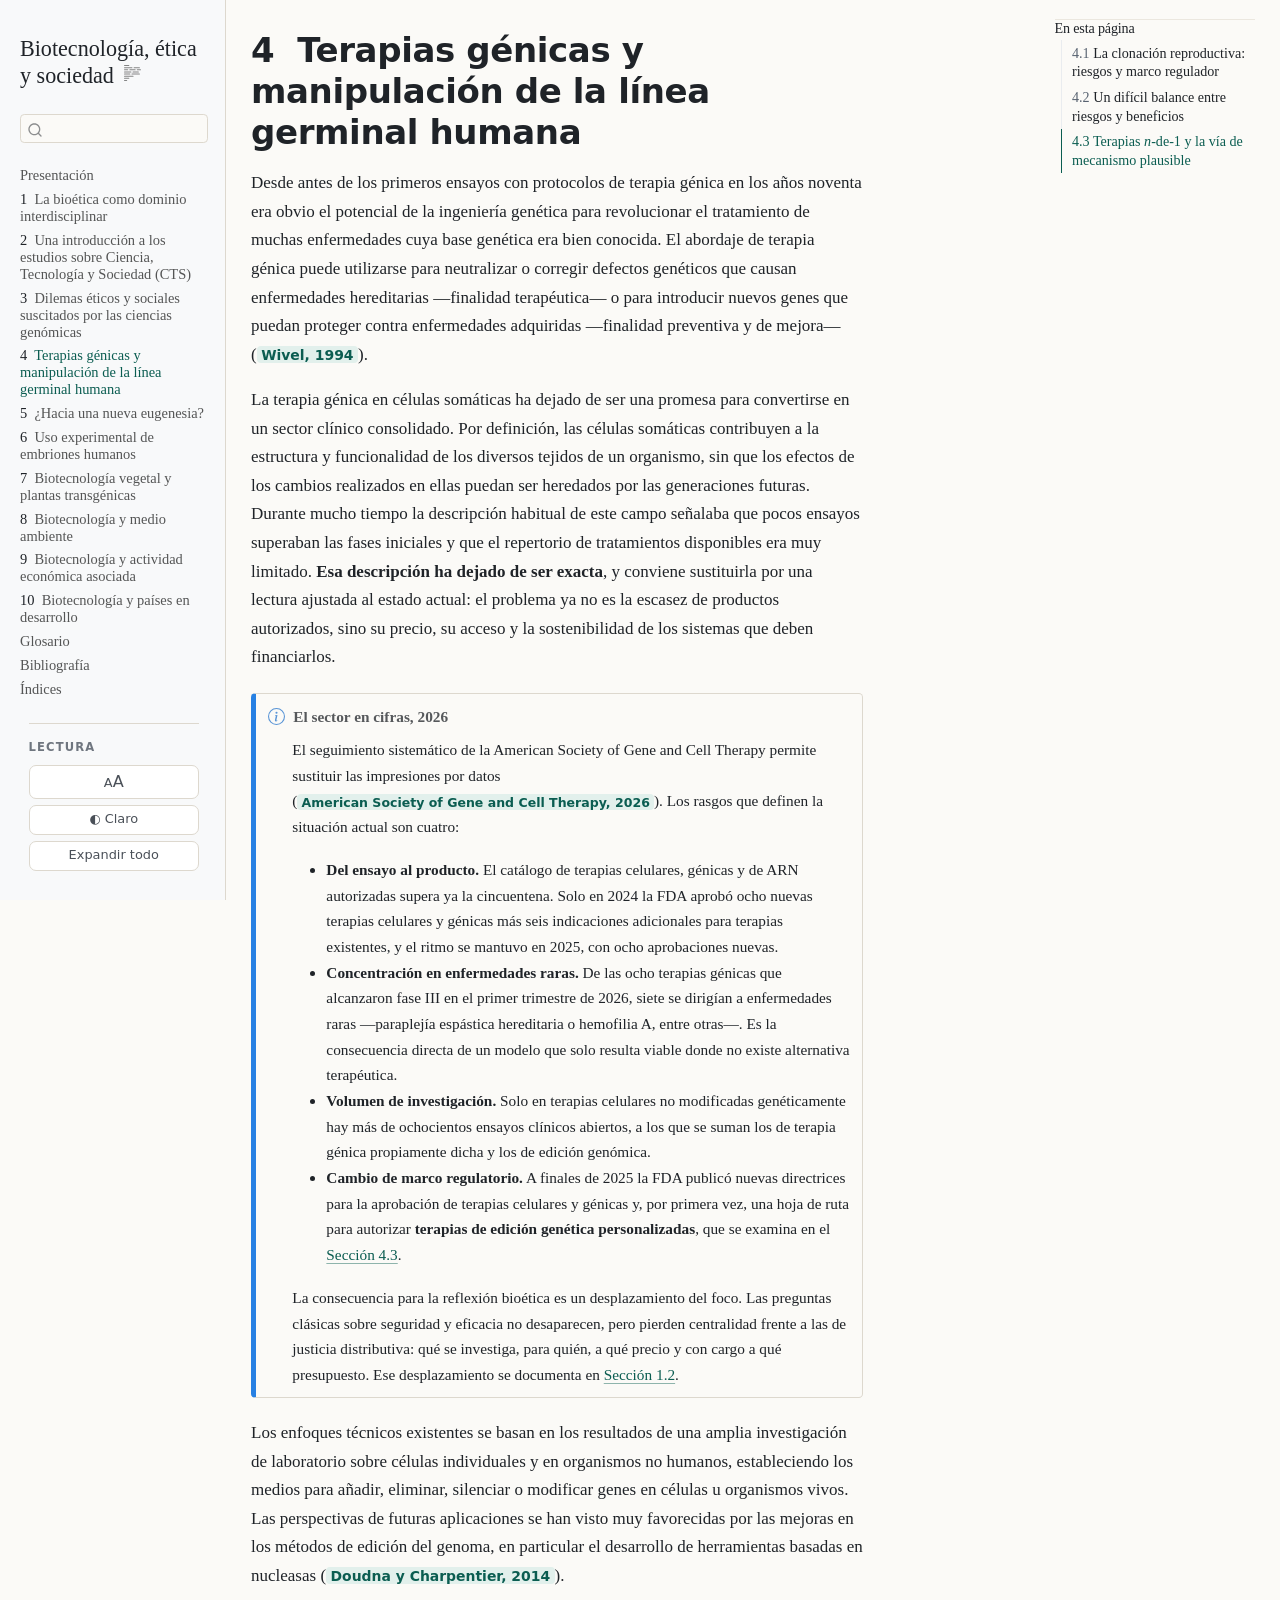
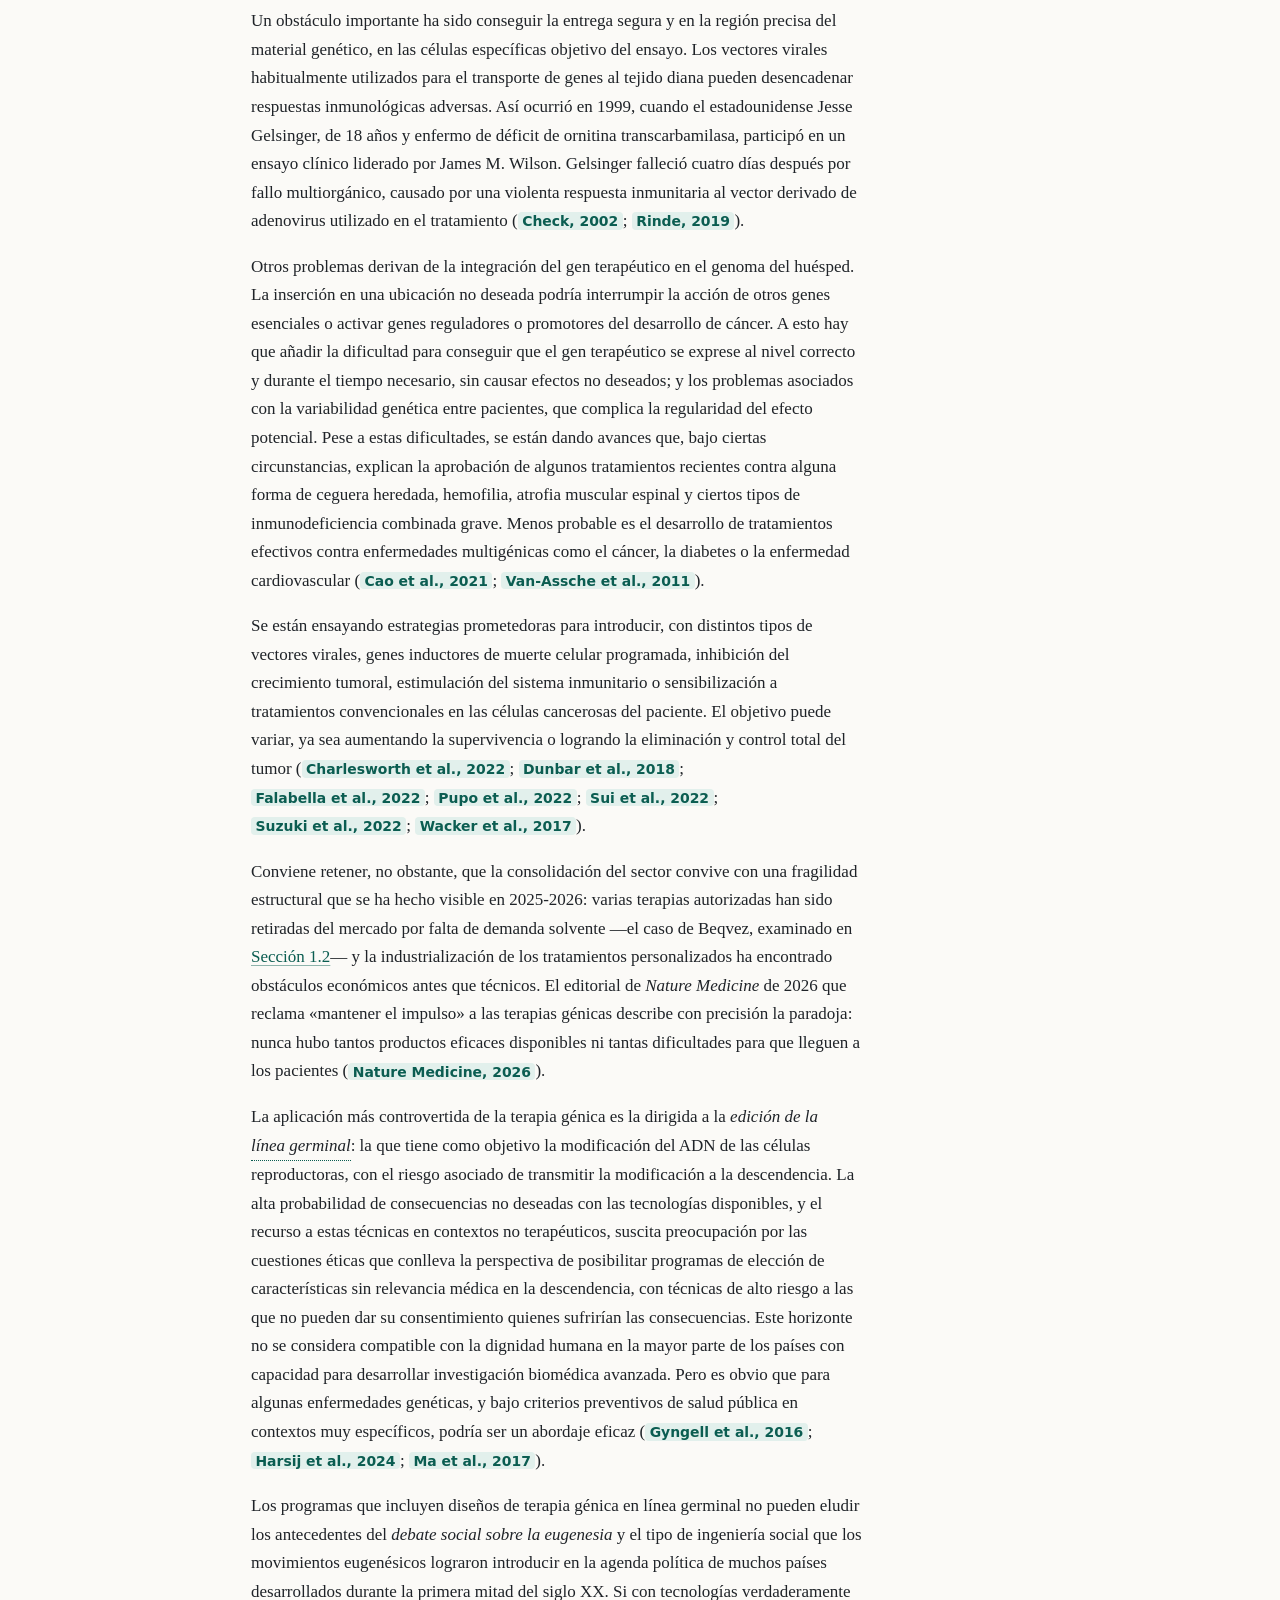
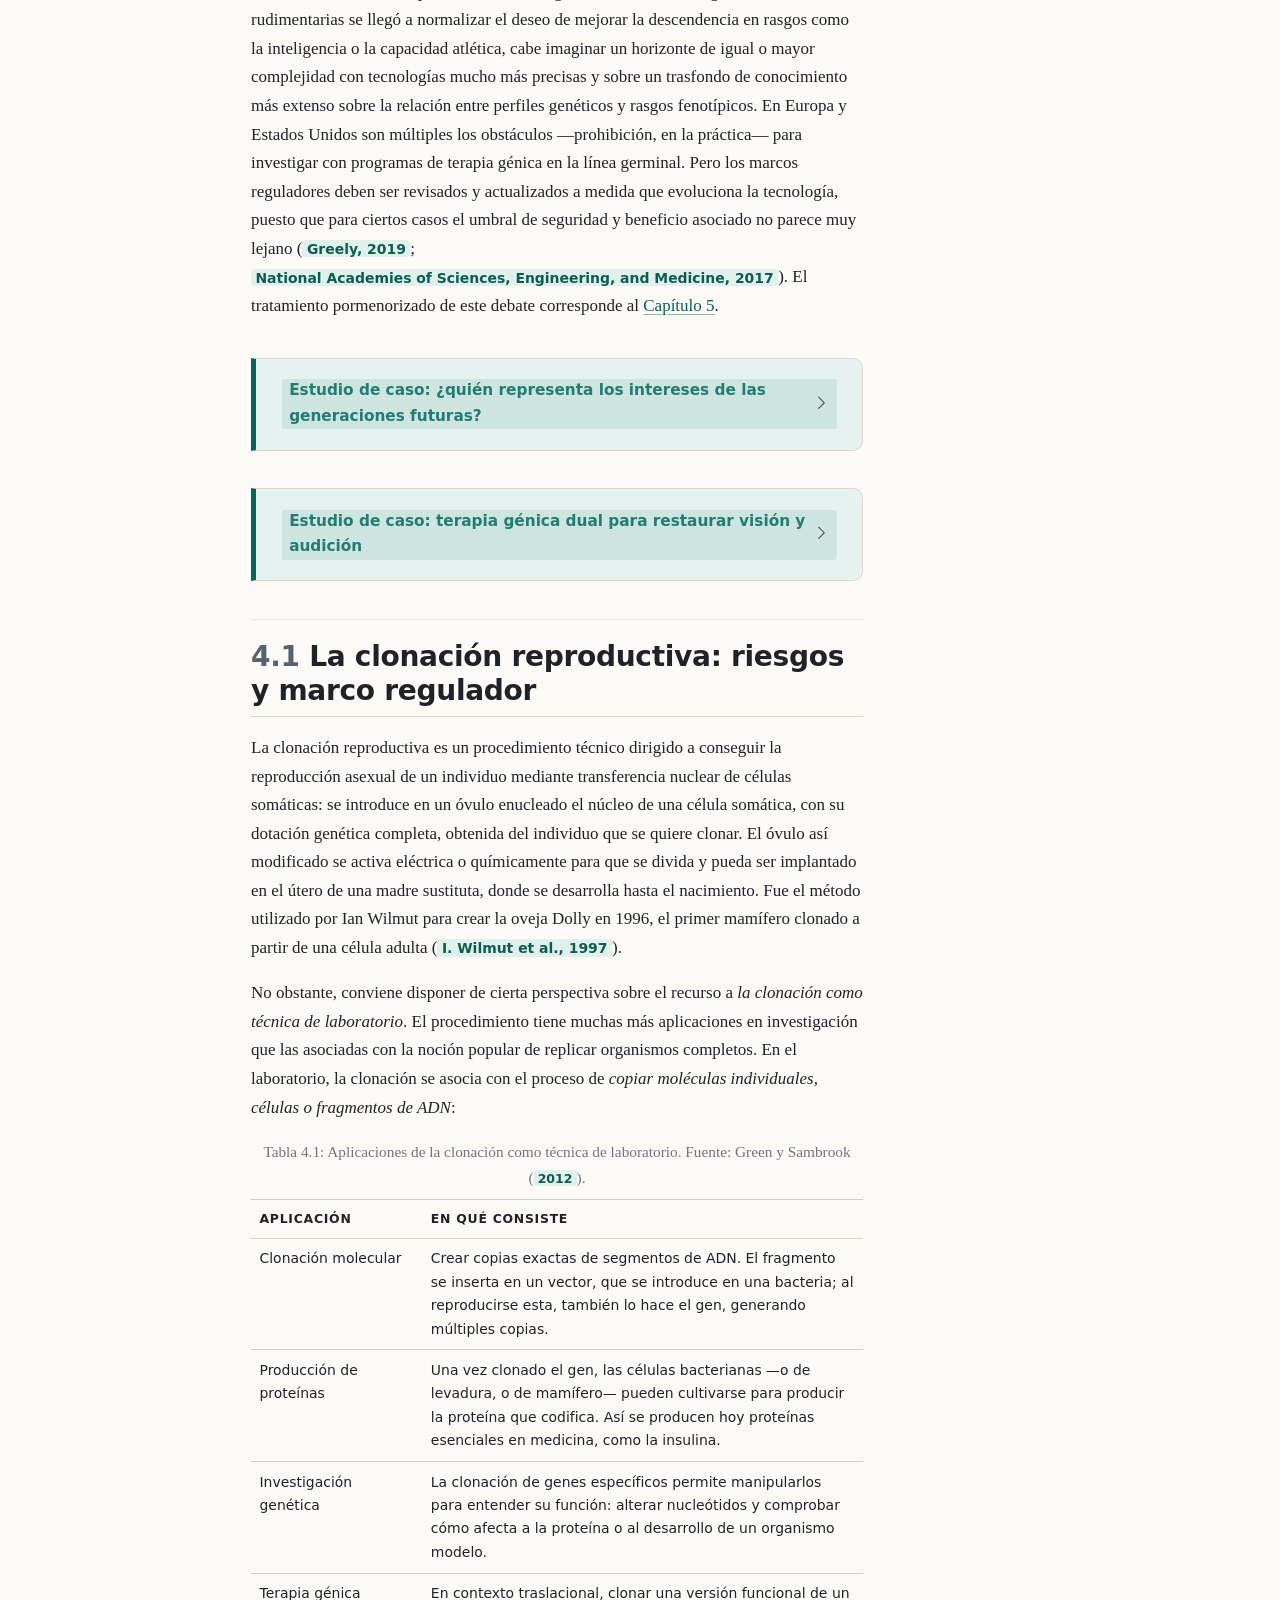
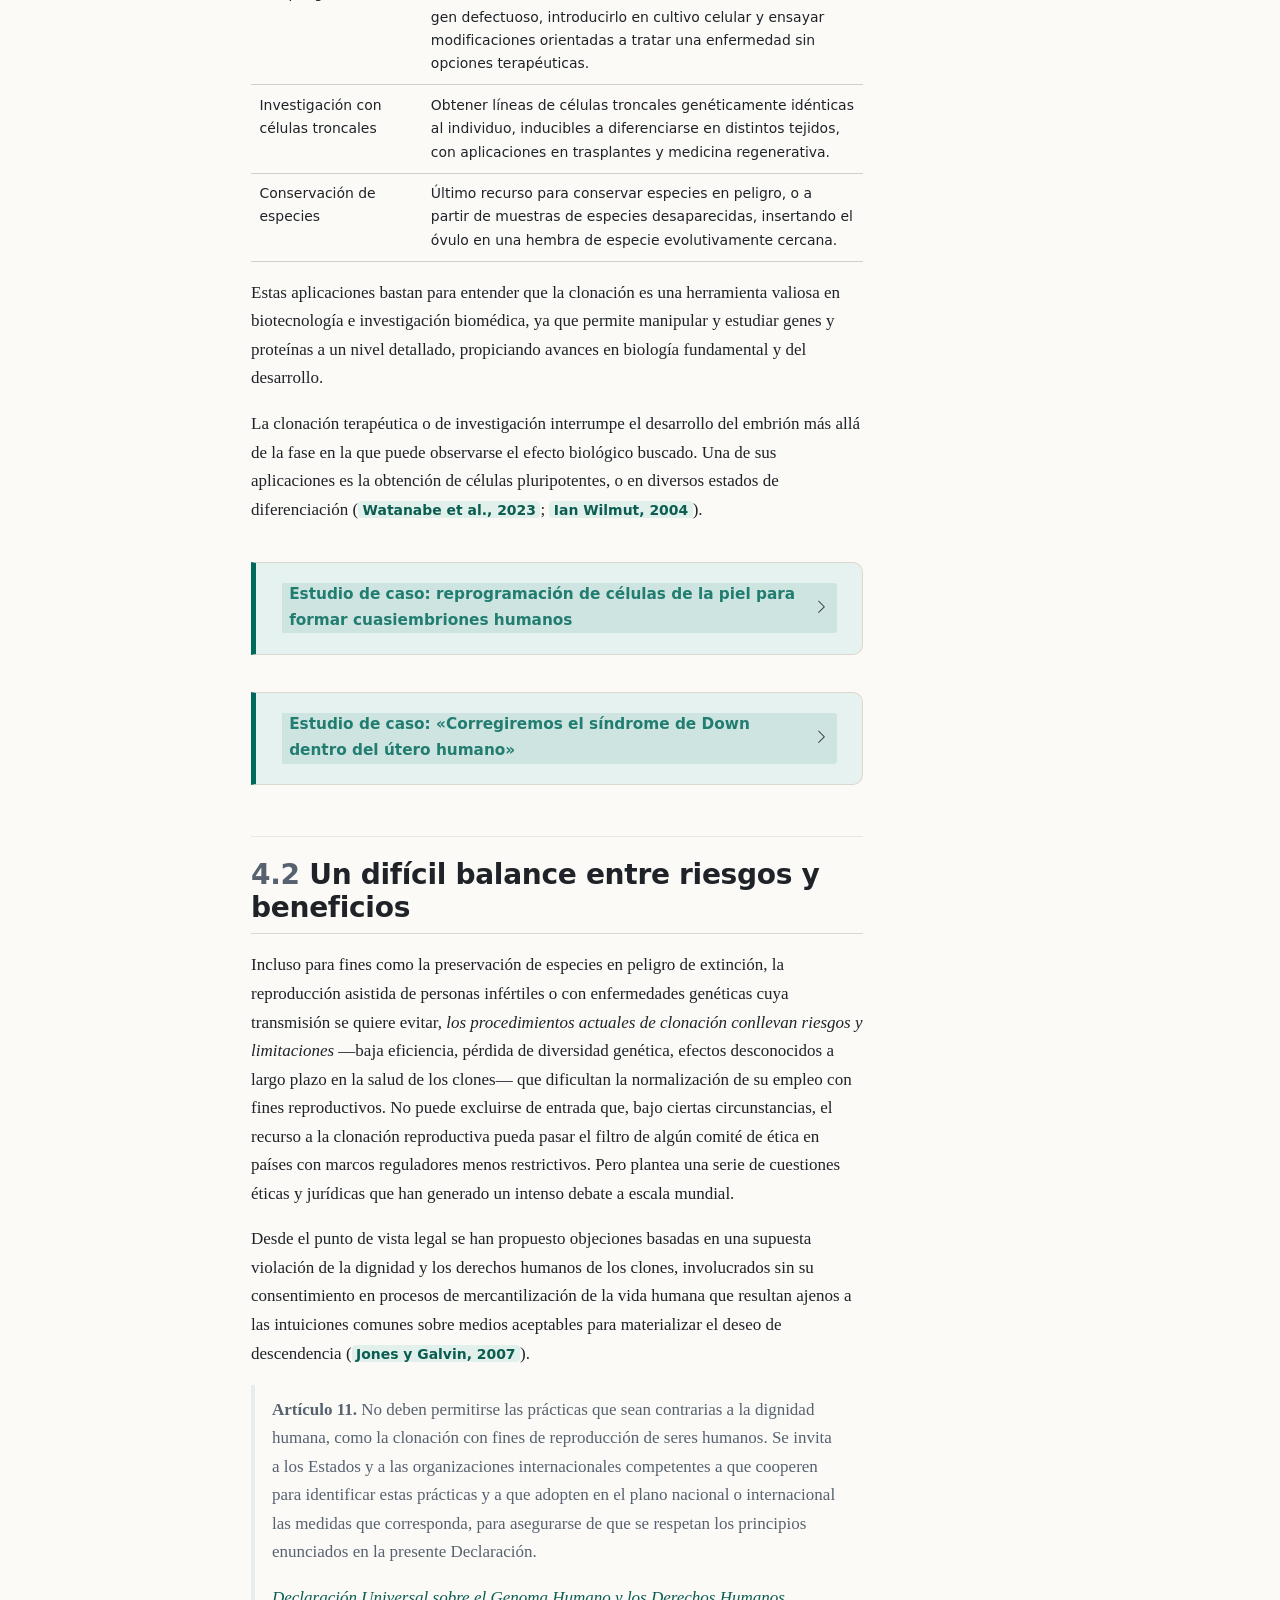
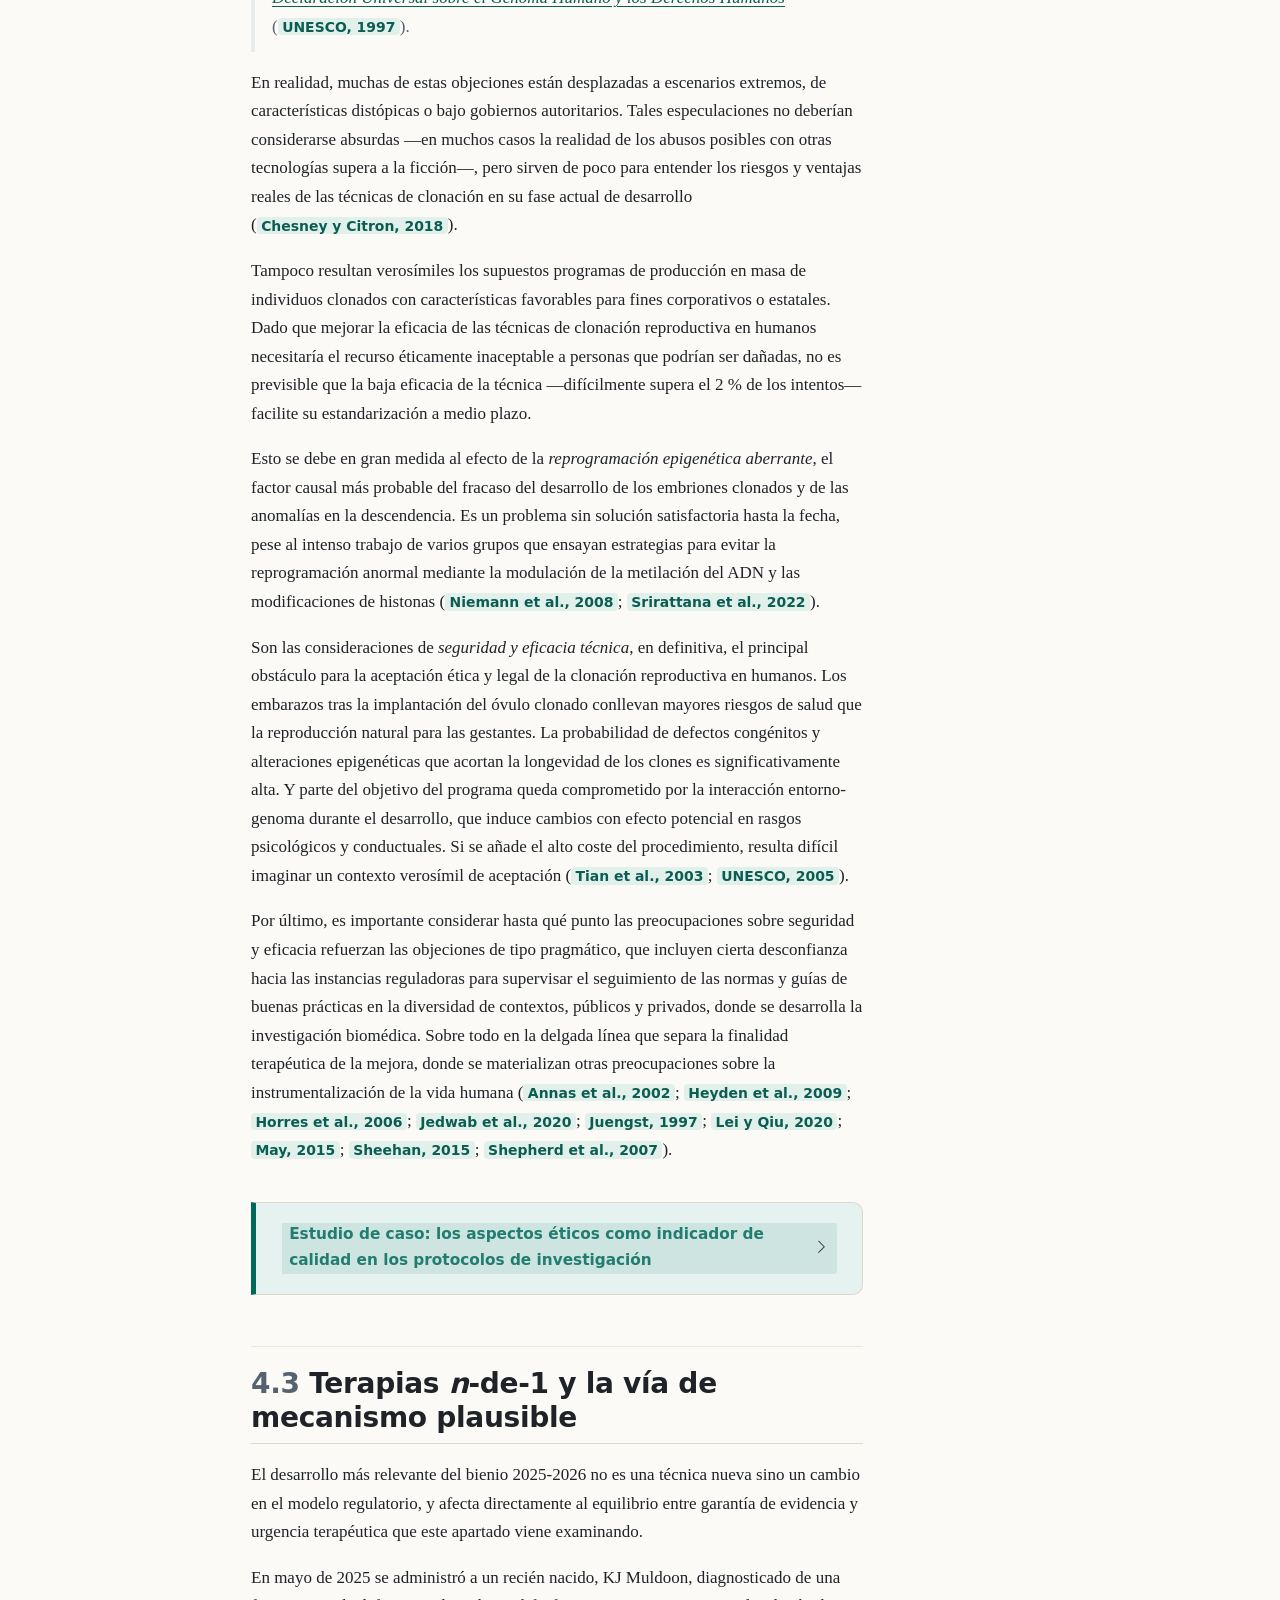
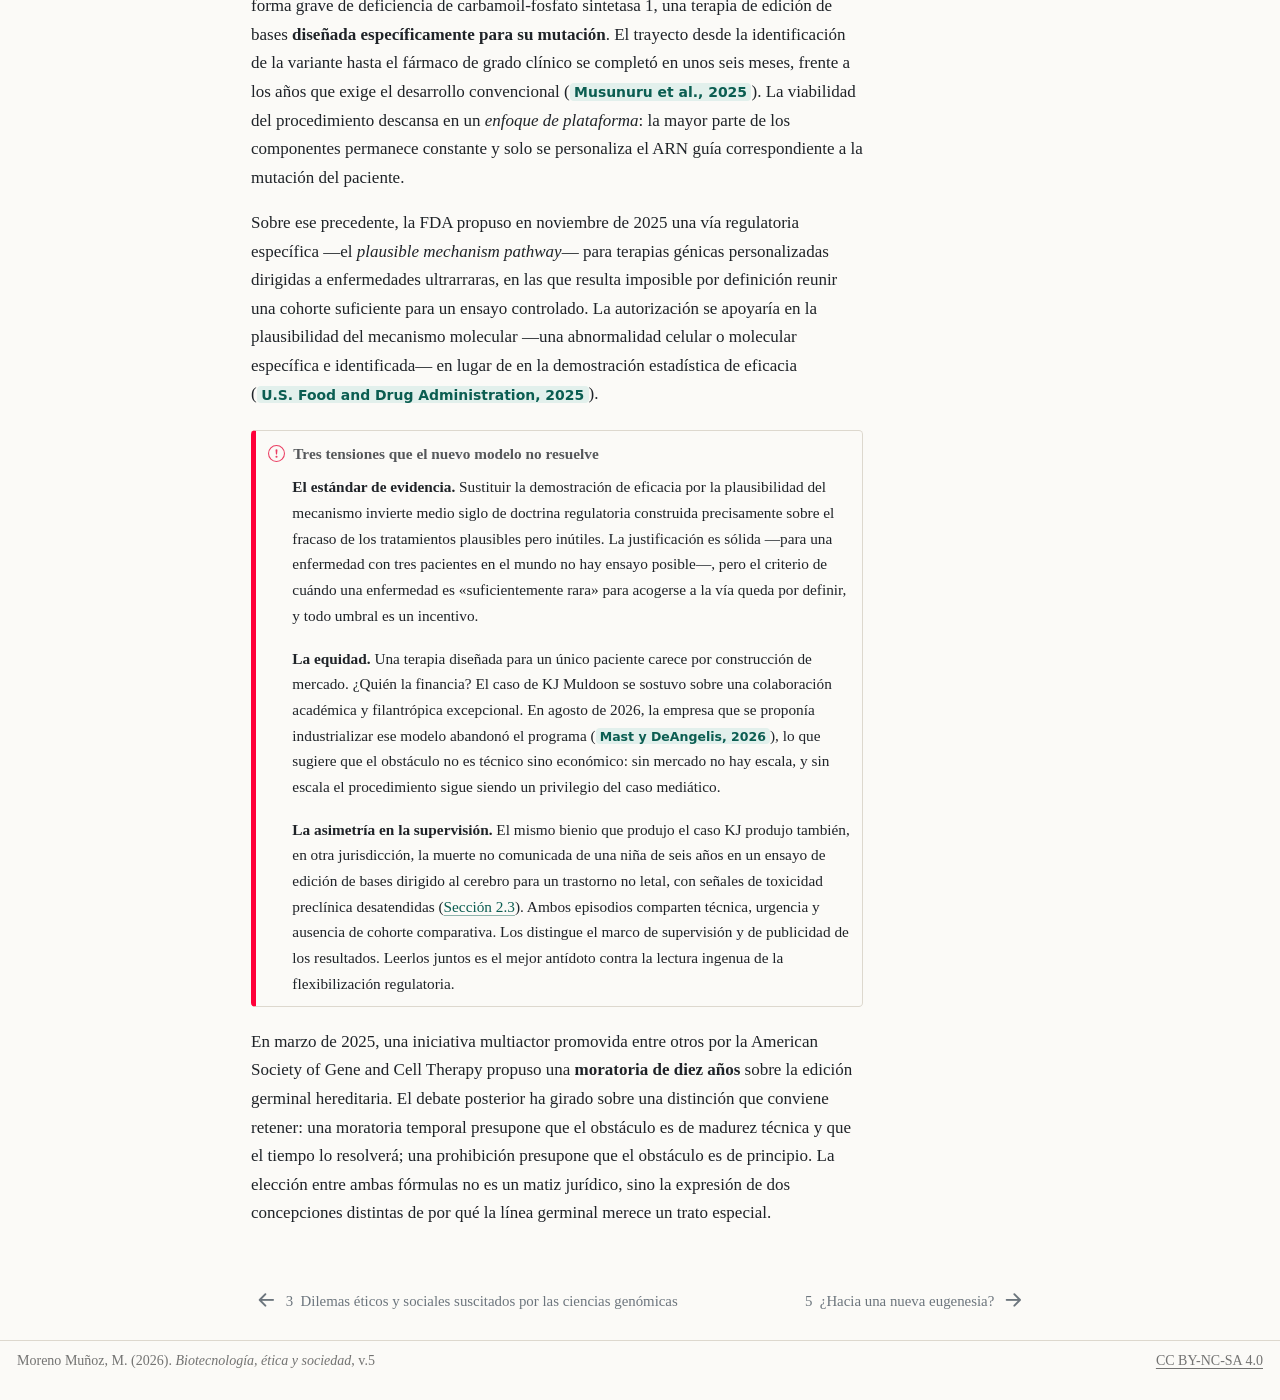
<file: 04-terapias-genicas.html>
<!DOCTYPE html>
<html xmlns="http://www.w3.org/1999/xhtml" lang="es" xml:lang="es"><head>

<meta charset="utf-8">
<meta name="generator" content="quarto-1.8.27">

<meta name="viewport" content="width=device-width, initial-scale=1.0, user-scalable=yes">


<title>4&nbsp; Terapias génicas y manipulación de la línea germinal humana – Biotecnología, ética y sociedad</title>
<style>
code{white-space: pre-wrap;}
span.smallcaps{font-variant: small-caps;}
div.columns{display: flex; gap: min(4vw, 1.5em);}
div.column{flex: auto; overflow-x: auto;}
div.hanging-indent{margin-left: 1.5em; text-indent: -1.5em;}
ul.task-list{list-style: none;}
ul.task-list li input[type="checkbox"] {
  width: 0.8em;
  margin: 0 0.8em 0.2em -1em; /* quarto-specific, see https://github.com/quarto-dev/quarto-cli/issues/4556 */ 
  vertical-align: middle;
}
/* CSS for citations */
div.csl-bib-body { }
div.csl-entry {
  clear: both;
  margin-bottom: 1em;
}
.hanging-indent div.csl-entry {
  margin-left:2em;
  text-indent:-2em;
}
div.csl-left-margin {
  min-width:2em;
  float:left;
}
div.csl-right-inline {
  margin-left:2em;
  padding-left:1em;
}
div.csl-indent {
  margin-left: 2em;
}</style>


<script src="site_libs/quarto-nav/quarto-nav.js"></script>
<script src="site_libs/quarto-nav/headroom.min.js"></script>
<script src="site_libs/clipboard/clipboard.min.js"></script>
<script src="site_libs/quarto-search/autocomplete.umd.js"></script>
<script src="site_libs/quarto-search/fuse.min.js"></script>
<script src="site_libs/quarto-search/quarto-search.js"></script>
<meta name="quarto:offset" content="./">
<link href="./05-eugenesia.html" rel="next">
<link href="./03-genomica.html" rel="prev">
<link href="./img/portada.svg" rel="icon" type="image/svg+xml">
<script src="site_libs/quarto-html/quarto.js" type="module"></script>
<script src="site_libs/quarto-html/tabsets/tabsets.js" type="module"></script>
<script src="site_libs/quarto-html/axe/axe-check.js" type="module"></script>
<script src="site_libs/quarto-html/popper.min.js"></script>
<script src="site_libs/quarto-html/tippy.umd.min.js"></script>
<script src="site_libs/quarto-html/anchor.min.js"></script>
<link href="site_libs/quarto-html/tippy.css" rel="stylesheet">
<link href="site_libs/quarto-html/quarto-syntax-highlighting-734bfe885269c4a88ff10b7879bcf292.css" rel="stylesheet" id="quarto-text-highlighting-styles">
<script src="site_libs/bootstrap/bootstrap.min.js"></script>
<link href="site_libs/bootstrap/bootstrap-icons.css" rel="stylesheet">
<link href="site_libs/bootstrap/bootstrap-d90cffeb84e22bdc7cc335a90e736fee.min.css" rel="stylesheet" append-hash="true" id="quarto-bootstrap" data-mode="light">
<script id="quarto-search-options" type="application/json">{
  "location": "sidebar",
  "copy-button": false,
  "collapse-after": 3,
  "panel-placement": "start",
  "type": "textbox",
  "limit": 50,
  "keyboard-shortcut": [
    "f",
    "/",
    "s"
  ],
  "show-item-context": false,
  "language": {
    "search-no-results-text": "No se han encontrado resultados",
    "search-matching-documents-text": "documentos encontrados",
    "search-copy-link-title": "Copiar el enlace en la búsqueda",
    "search-hide-matches-text": "Ocultar resultados adicionales",
    "search-more-match-text": "resultado adicional en este documento",
    "search-more-matches-text": "resultados adicionales en este documento",
    "search-clear-button-title": "Borrar",
    "search-text-placeholder": "",
    "search-detached-cancel-button-title": "Cancelar",
    "search-submit-button-title": "Enviar",
    "search-label": "Buscar"
  }
}</script>
<style>html{ scroll-behavior: smooth; }</style>
<meta name="description" content="Monografía técnica sobre biotecnología, ética y sociedad para estudiantes del Máster Universitario en Biotecnología.">
<meta name="color-scheme" content="light dark">


</head>

<body class="nav-sidebar docked quarto-light">

<div id="quarto-search-results"></div>
  <header id="quarto-header" class="headroom fixed-top">
  <nav class="quarto-secondary-nav">
    <div class="container-fluid d-flex">
      <button type="button" class="quarto-btn-toggle btn" data-bs-toggle="collapse" role="button" data-bs-target=".quarto-sidebar-collapse-item" aria-controls="quarto-sidebar" aria-expanded="false" aria-label="Alternar barra lateral" onclick="if (window.quartoToggleHeadroom) { window.quartoToggleHeadroom(); }">
        <i class="bi bi-layout-text-sidebar-reverse"></i>
      </button>
        <nav class="quarto-page-breadcrumbs" aria-label="breadcrumb"><ol class="breadcrumb"><li class="breadcrumb-item"><a href="./04-terapias-genicas.html"><span class="chapter-number">4</span>&nbsp; <span class="chapter-title">Terapias génicas y manipulación de la línea germinal humana</span></a></li></ol></nav>
        <a class="flex-grow-1" role="navigation" data-bs-toggle="collapse" data-bs-target=".quarto-sidebar-collapse-item" aria-controls="quarto-sidebar" aria-expanded="false" aria-label="Alternar barra lateral" onclick="if (window.quartoToggleHeadroom) { window.quartoToggleHeadroom(); }">      
        </a>
      <button type="button" class="btn quarto-search-button" aria-label="Buscar" onclick="window.quartoOpenSearch();">
        <i class="bi bi-search"></i>
      </button>
    </div>
  </nav>
</header>
<!-- content -->
<div id="quarto-content" class="quarto-container page-columns page-rows-contents page-layout-article">
<!-- sidebar -->
  <nav id="quarto-sidebar" class="sidebar collapse collapse-horizontal quarto-sidebar-collapse-item sidebar-navigation docked overflow-auto">
    <div class="pt-lg-2 mt-2 text-left sidebar-header">
    <div class="sidebar-title mb-0 py-0">
      <a href="./">Biotecnología, ética y sociedad</a> 
        <div class="sidebar-tools-main">
  <a href="" class="quarto-reader-toggle quarto-navigation-tool px-1" onclick="window.quartoToggleReader(); return false;" title="Alternar modo lector">
  <div class="quarto-reader-toggle-btn">
  <i class="bi"></i>
  </div>
</a>
</div>
    </div>
      </div>
        <div class="mt-2 flex-shrink-0 align-items-center">
        <div class="sidebar-search">
        <div id="quarto-search" class="" title="Buscar"></div>
        </div>
        </div>
    <div class="sidebar-menu-container"> 
    <ul class="list-unstyled mt-1">
        <li class="sidebar-item">
  <div class="sidebar-item-container"> 
  <a href="./index.html" class="sidebar-item-text sidebar-link">
 <span class="menu-text">Presentación</span></a>
  </div>
</li>
        <li class="sidebar-item">
  <div class="sidebar-item-container"> 
  <a href="./01-bioetica.html" class="sidebar-item-text sidebar-link">
 <span class="menu-text"><span class="chapter-number">1</span>&nbsp; <span class="chapter-title">La bioética como dominio interdisciplinar</span></span></a>
  </div>
</li>
        <li class="sidebar-item">
  <div class="sidebar-item-container"> 
  <a href="./02-cts.html" class="sidebar-item-text sidebar-link">
 <span class="menu-text"><span class="chapter-number">2</span>&nbsp; <span class="chapter-title">Una introducción a los estudios sobre Ciencia, Tecnología y Sociedad (CTS)</span></span></a>
  </div>
</li>
        <li class="sidebar-item">
  <div class="sidebar-item-container"> 
  <a href="./03-genomica.html" class="sidebar-item-text sidebar-link">
 <span class="menu-text"><span class="chapter-number">3</span>&nbsp; <span class="chapter-title">Dilemas éticos y sociales suscitados por las ciencias genómicas</span></span></a>
  </div>
</li>
        <li class="sidebar-item">
  <div class="sidebar-item-container"> 
  <a href="./04-terapias-genicas.html" class="sidebar-item-text sidebar-link active">
 <span class="menu-text"><span class="chapter-number">4</span>&nbsp; <span class="chapter-title">Terapias génicas y manipulación de la línea germinal humana</span></span></a>
  </div>
</li>
        <li class="sidebar-item">
  <div class="sidebar-item-container"> 
  <a href="./05-eugenesia.html" class="sidebar-item-text sidebar-link">
 <span class="menu-text"><span class="chapter-number">5</span>&nbsp; <span class="chapter-title">¿Hacia una nueva eugenesia?</span></span></a>
  </div>
</li>
        <li class="sidebar-item">
  <div class="sidebar-item-container"> 
  <a href="./06-embriones.html" class="sidebar-item-text sidebar-link">
 <span class="menu-text"><span class="chapter-number">6</span>&nbsp; <span class="chapter-title">Uso experimental de embriones humanos</span></span></a>
  </div>
</li>
        <li class="sidebar-item">
  <div class="sidebar-item-container"> 
  <a href="./07-vegetal.html" class="sidebar-item-text sidebar-link">
 <span class="menu-text"><span class="chapter-number">7</span>&nbsp; <span class="chapter-title">Biotecnología vegetal y plantas transgénicas</span></span></a>
  </div>
</li>
        <li class="sidebar-item">
  <div class="sidebar-item-container"> 
  <a href="./08-medio-ambiente.html" class="sidebar-item-text sidebar-link">
 <span class="menu-text"><span class="chapter-number">8</span>&nbsp; <span class="chapter-title">Biotecnología y medio ambiente</span></span></a>
  </div>
</li>
        <li class="sidebar-item">
  <div class="sidebar-item-container"> 
  <a href="./09-economia.html" class="sidebar-item-text sidebar-link">
 <span class="menu-text"><span class="chapter-number">9</span>&nbsp; <span class="chapter-title">Biotecnología y actividad económica asociada</span></span></a>
  </div>
</li>
        <li class="sidebar-item">
  <div class="sidebar-item-container"> 
  <a href="./10-paises-desarrollo.html" class="sidebar-item-text sidebar-link">
 <span class="menu-text"><span class="chapter-number">10</span>&nbsp; <span class="chapter-title">Biotecnología y países en desarrollo</span></span></a>
  </div>
</li>
        <li class="sidebar-item">
  <div class="sidebar-item-container"> 
  <a href="./11-glosario.html" class="sidebar-item-text sidebar-link">
 <span class="menu-text">Glosario</span></a>
  </div>
</li>
        <li class="sidebar-item">
  <div class="sidebar-item-container"> 
  <a href="./12-bibliografia.html" class="sidebar-item-text sidebar-link">
 <span class="menu-text">Bibliografía</span></a>
  </div>
</li>
        <li class="sidebar-item">
  <div class="sidebar-item-container"> 
  <a href="./13-indices.html" class="sidebar-item-text sidebar-link">
 <span class="menu-text">Índices</span></a>
  </div>
</li>
    </ul>
    </div>
</nav>
<div id="quarto-sidebar-glass" class="quarto-sidebar-collapse-item" data-bs-toggle="collapse" data-bs-target=".quarto-sidebar-collapse-item"></div>
<!-- margin-sidebar -->
    <div id="quarto-margin-sidebar" class="sidebar margin-sidebar">
        <nav id="TOC" role="doc-toc" class="toc-active">
    <h2 id="toc-title">En esta página</h2>
   
  <ul>
  <li><a href="#sec-terapias-clonacion" id="toc-sec-terapias-clonacion" class="nav-link active" data-scroll-target="#sec-terapias-clonacion"><span class="header-section-number">4.1</span> La clonación reproductiva: riesgos y marco regulador</a></li>
  <li><a href="#sec-terapias-balance" id="toc-sec-terapias-balance" class="nav-link" data-scroll-target="#sec-terapias-balance"><span class="header-section-number">4.2</span> Un difícil balance entre riesgos y beneficios</a></li>
  <li><a href="#sec-terapias-nde1" id="toc-sec-terapias-nde1" class="nav-link" data-scroll-target="#sec-terapias-nde1"><span class="header-section-number">4.3</span> Terapias <em>n</em>-de-1 y la vía de mecanismo plausible</a></li>
  </ul>
</nav>
    </div>
<!-- main -->
<main class="content" id="quarto-document-content">

<header id="title-block-header" class="quarto-title-block default">
<div class="quarto-title">
<h1 class="title"><span id="sec-terapias" class="quarto-section-identifier"><span class="chapter-number">4</span>&nbsp; <span class="chapter-title">Terapias génicas y manipulación de la línea germinal humana</span></span></h1>
</div>



<div class="quarto-title-meta">

    
  
    
  </div>
  


</header>


<p>Desde antes de los primeros ensayos con protocolos de terapia génica en los años noventa era obvio el potencial de la ingeniería genética para revolucionar el tratamiento de muchas enfermedades cuya base genética era bien conocida. El abordaje de terapia génica puede utilizarse para neutralizar o corregir defectos genéticos que causan enfermedades hereditarias —finalidad terapéutica— o para introducir nuevos genes que puedan proteger contra enfermedades adquiridas —finalidad preventiva y de mejora— <span class="citation" data-cites="wivel1994">(<a href="12-bibliografia.html#ref-wivel1994" role="doc-biblioref">Wivel, 1994</a>)</span>.</p>
<p>La terapia génica en células somáticas ha dejado de ser una promesa para convertirse en un sector clínico consolidado. Por definición, las células somáticas contribuyen a la estructura y funcionalidad de los diversos tejidos de un organismo, sin que los efectos de los cambios realizados en ellas puedan ser heredados por las generaciones futuras. Durante mucho tiempo la descripción habitual de este campo señalaba que pocos ensayos superaban las fases iniciales y que el repertorio de tratamientos disponibles era muy limitado. <strong>Esa descripción ha dejado de ser exacta</strong>, y conviene sustituirla por una lectura ajustada al estado actual: el problema ya no es la escasez de productos autorizados, sino su precio, su acceso y la sostenibilidad de los sistemas que deben financiarlos.</p>
<div class="callout callout-style-simple callout-note callout-titled">
<div class="callout-header d-flex align-content-center">
<div class="callout-icon-container">
<i class="callout-icon"></i>
</div>
<div class="callout-title-container flex-fill">
<span class="screen-reader-only">Nota</span>El sector en cifras, 2026
</div>
</div>
<div class="callout-body-container callout-body">
<p>El seguimiento sistemático de la American Society of Gene and Cell Therapy permite sustituir las impresiones por datos <span class="citation" data-cites="asgct2026">(<a href="12-bibliografia.html#ref-asgct2026" role="doc-biblioref">American Society of Gene and Cell Therapy, 2026</a>)</span>. Los rasgos que definen la situación actual son cuatro:</p>
<ul>
<li><strong>Del ensayo al producto.</strong> El catálogo de terapias celulares, génicas y de ARN autorizadas supera ya la cincuentena. Solo en 2024 la FDA aprobó ocho nuevas terapias celulares y génicas más seis indicaciones adicionales para terapias existentes, y el ritmo se mantuvo en 2025, con ocho aprobaciones nuevas.</li>
<li><strong>Concentración en enfermedades raras.</strong> De las ocho terapias génicas que alcanzaron fase III en el primer trimestre de 2026, siete se dirigían a enfermedades raras —paraplejía espástica hereditaria o hemofilia A, entre otras—. Es la consecuencia directa de un modelo que solo resulta viable donde no existe alternativa terapéutica.</li>
<li><strong>Volumen de investigación.</strong> Solo en terapias celulares no modificadas genéticamente hay más de ochocientos ensayos clínicos abiertos, a los que se suman los de terapia génica propiamente dicha y los de edición genómica.</li>
<li><strong>Cambio de marco regulatorio.</strong> A finales de 2025 la FDA publicó nuevas directrices para la aprobación de terapias celulares y génicas y, por primera vez, una hoja de ruta para autorizar <strong>terapias de edición genética personalizadas</strong>, que se examina en el <a href="#sec-terapias-nde1" class="quarto-xref"><span>Sección 4.3</span></a>.</li>
</ul>
<p>La consecuencia para la reflexión bioética es un desplazamiento del foco. Las preguntas clásicas sobre seguridad y eficacia no desaparecen, pero pierden centralidad frente a las de justicia distributiva: qué se investiga, para quién, a qué precio y con cargo a qué presupuesto. Ese desplazamiento se documenta en <a href="01-bioetica.html#sec-bioetica-actores" class="quarto-xref"><span>Sección 1.2</span></a>.</p>
</div>
</div>
<p>Los enfoques técnicos existentes se basan en los resultados de una amplia investigación de laboratorio sobre células individuales y en organismos no humanos, estableciendo los medios para añadir, eliminar, silenciar o modificar genes en células u organismos vivos. Las perspectivas de futuras aplicaciones se han visto muy favorecidas por las mejoras en los métodos de edición del genoma, en particular el desarrollo de herramientas basadas en nucleasas <span class="citation" data-cites="doudna2014">(<a href="12-bibliografia.html#ref-doudna2014" role="doc-biblioref">Doudna y Charpentier, 2014</a>)</span>.</p>
<p>Un obstáculo importante ha sido conseguir la entrega segura y en la región precisa del material genético, en las células específicas objetivo del ensayo. Los vectores virales habitualmente utilizados para el transporte de genes al tejido diana pueden desencadenar respuestas inmunológicas adversas. Así ocurrió en 1999, cuando el estadounidense Jesse Gelsinger, de 18 años y enfermo de déficit de ornitina transcarbamilasa, participó en un ensayo clínico liderado por James M. Wilson. Gelsinger falleció cuatro días después por fallo multiorgánico, causado por una violenta respuesta inmunitaria al vector derivado de adenovirus utilizado en el tratamiento <span class="citation" data-cites="rinde2019 check2002">(<a href="12-bibliografia.html#ref-check2002" role="doc-biblioref">Check, 2002</a>; <a href="12-bibliografia.html#ref-rinde2019" role="doc-biblioref">Rinde, 2019</a>)</span>.</p>
<p>Otros problemas derivan de la integración del gen terapéutico en el genoma del huésped. La inserción en una ubicación no deseada podría interrumpir la acción de otros genes esenciales o activar genes reguladores o promotores del desarrollo de cáncer. A esto hay que añadir la dificultad para conseguir que el gen terapéutico se exprese al nivel correcto y durante el tiempo necesario, sin causar efectos no deseados; y los problemas asociados con la variabilidad genética entre pacientes, que complica la regularidad del efecto potencial. Pese a estas dificultades, se están dando avances que, bajo ciertas circunstancias, explican la aprobación de algunos tratamientos recientes contra alguna forma de ceguera heredada, hemofilia, atrofia muscular espinal y ciertos tipos de inmunodeficiencia combinada grave. Menos probable es el desarrollo de tratamientos efectivos contra enfermedades multigénicas como el cáncer, la diabetes o la enfermedad cardiovascular <span class="citation" data-cites="vanassche2011 cao2021">(<a href="12-bibliografia.html#ref-cao2021" role="doc-biblioref">Cao et al., 2021</a>; <a href="12-bibliografia.html#ref-vanassche2011" role="doc-biblioref">Van-Assche et al., 2011</a>)</span>.</p>
<p>Se están ensayando estrategias prometedoras para introducir, con distintos tipos de vectores virales, genes inductores de muerte celular programada, inhibición del crecimiento tumoral, estimulación del sistema inmunitario o sensibilización a tratamientos convencionales en las células cancerosas del paciente. El objetivo puede variar, ya sea aumentando la supervivencia o logrando la eliminación y control total del tumor <span class="citation" data-cites="dunbar2018 pupo2022 sui2022 suzuki2022 falabella2022 charlesworth2022 wacker2017">(<a href="12-bibliografia.html#ref-charlesworth2022" role="doc-biblioref">Charlesworth et al., 2022</a>; <a href="12-bibliografia.html#ref-dunbar2018" role="doc-biblioref">Dunbar et al., 2018</a>; <a href="12-bibliografia.html#ref-falabella2022" role="doc-biblioref">Falabella et al., 2022</a>; <a href="12-bibliografia.html#ref-pupo2022" role="doc-biblioref">Pupo et al., 2022</a>; <a href="12-bibliografia.html#ref-sui2022" role="doc-biblioref">Sui et al., 2022</a>; <a href="12-bibliografia.html#ref-suzuki2022" role="doc-biblioref">Suzuki et al., 2022</a>; <a href="12-bibliografia.html#ref-wacker2017" role="doc-biblioref">Wacker et al., 2017</a>)</span>.</p>
<p>Conviene retener, no obstante, que la consolidación del sector convive con una fragilidad estructural que se ha hecho visible en 2025-2026: varias terapias autorizadas han sido retiradas del mercado por falta de demanda solvente —el caso de Beqvez, examinado en <a href="01-bioetica.html#sec-bioetica-actores" class="quarto-xref"><span>Sección 1.2</span></a>— y la industrialización de los tratamientos personalizados ha encontrado obstáculos económicos antes que técnicos. El editorial de <em>Nature Medicine</em> de 2026 que reclama «mantener el impulso» a las terapias génicas describe con precisión la paradoja: nunca hubo tantos productos eficaces disponibles ni tantas dificultades para que lleguen a los pacientes <span class="citation" data-cites="naturemed2026">(<a href="12-bibliografia.html#ref-naturemed2026" role="doc-biblioref">Nature Medicine, 2026</a>)</span>.</p>
<p>La aplicación más controvertida de la terapia génica es la dirigida a la <em>edición de la <button type="button" class="gloss" data-gloss="linea-germinal" aria-expanded="false" aria-haspopup="dialog" aria-describedby="gd-linea-germinal-1">línea germinal</button><span class="gloss-def" id="gd-linea-germinal-1" hidden="">Conjunto de células cuyas modificaciones genéticas se transmiten a la
descendencia. Su edición deliberada en humanos está prohibida o
severamente restringida en la mayoría de las jurisdicciones.<span class="gloss-ver-lista">Véase también: <a href="#glos-eugenesia-liberal" class="gloss-ver">Eugenesia liberal</a>, <a href="#glos-crispr" class="gloss-ver">CRISPR/Cas9</a></span></span></em>: la que tiene como objetivo la modificación del ADN de las células reproductoras, con el riesgo asociado de transmitir la modificación a la descendencia. La alta probabilidad de consecuencias no deseadas con las tecnologías disponibles, y el recurso a estas técnicas en contextos no terapéuticos, suscita preocupación por las cuestiones éticas que conlleva la perspectiva de posibilitar programas de elección de características sin relevancia médica en la descendencia, con técnicas de alto riesgo a las que no pueden dar su consentimiento quienes sufrirían las consecuencias. Este horizonte no se considera compatible con la dignidad humana en la mayor parte de los países con capacidad para desarrollar investigación biomédica avanzada. Pero es obvio que para algunas enfermedades genéticas, y bajo criterios preventivos de salud pública en contextos muy específicos, podría ser un abordaje eficaz <span class="citation" data-cites="harsij2024 ma2017 gyngell2016">(<a href="12-bibliografia.html#ref-gyngell2016" role="doc-biblioref">Gyngell et al., 2016</a>; <a href="12-bibliografia.html#ref-harsij2024" role="doc-biblioref">Harsij et al., 2024</a>; <a href="12-bibliografia.html#ref-ma2017" role="doc-biblioref">Ma et al., 2017</a>)</span>.</p>
<p>Los programas que incluyen diseños de terapia génica en línea germinal no pueden eludir los antecedentes del <em>debate social sobre la eugenesia</em> y el tipo de ingeniería social que los movimientos eugenésicos lograron introducir en la agenda política de muchos países desarrollados durante la primera mitad del siglo XX. Si con tecnologías verdaderamente rudimentarias se llegó a normalizar el deseo de mejorar la descendencia en rasgos como la inteligencia o la capacidad atlética, cabe imaginar un horizonte de igual o mayor complejidad con tecnologías mucho más precisas y sobre un trasfondo de conocimiento más extenso sobre la relación entre perfiles genéticos y rasgos fenotípicos. En Europa y Estados Unidos son múltiples los obstáculos —prohibición, en la práctica— para investigar con programas de terapia génica en la línea germinal. Pero los marcos reguladores deben ser revisados y actualizados a medida que evoluciona la tecnología, puesto que para ciertos casos el umbral de seguridad y beneficio asociado no parece muy lejano <span class="citation" data-cites="nasem2017 greely2019">(<a href="12-bibliografia.html#ref-greely2019" role="doc-biblioref">Greely, 2019</a>; <a href="12-bibliografia.html#ref-nasem2017" role="doc-biblioref">National Academies of Sciences, Engineering, and Medicine, 2017</a>)</span>. El tratamiento pormenorizado de este debate corresponde al <a href="05-eugenesia.html" class="quarto-xref"><span>Capítulo 5</span></a>.</p>
<div id="caso-generaciones-futuras" class="caso callout callout-style-default callout-note callout-titled">
<div class="callout-header d-flex align-content-center collapsed" data-bs-toggle="collapse" data-bs-target=".callout-2-contents" aria-controls="callout-2" aria-expanded="false" aria-label="Toggle callout">
<div class="callout-icon-container">
<i class="callout-icon"></i>
</div>
<div class="callout-title-container flex-fill">
<span class="screen-reader-only">Nota</span>Estudio de caso: ¿quién representa los intereses de las generaciones futuras?
</div>
<div class="callout-btn-toggle d-inline-block border-0 py-1 ps-1 pe-0 float-end"><i class="callout-toggle"></i></div>
</div>
<div id="callout-2" class="callout-2-contents callout-collapse collapse">
<div class="callout-body-container callout-body">
<div class="tabset-margin-container"></div><div class="panel-tabset">
<ul class="nav nav-tabs" role="tablist"><li class="nav-item" role="presentation"><a class="nav-link active" id="tabset-1-1-tab" data-bs-toggle="tab" data-bs-target="#tabset-1-1" role="tab" aria-controls="tabset-1-1" aria-selected="true" href="" aria-current="page">Antecedentes</a></li><li class="nav-item" role="presentation"><a class="nav-link" id="tabset-1-2-tab" data-bs-toggle="tab" data-bs-target="#tabset-1-2" role="tab" aria-controls="tabset-1-2" aria-selected="false" href="">Riesgo desproporcionado</a></li><li class="nav-item" role="presentation"><a class="nav-link" id="tabset-1-3-tab" data-bs-toggle="tab" data-bs-target="#tabset-1-3" role="tab" aria-controls="tabset-1-3" aria-selected="false" href="">Generaciones futuras</a></li><li class="nav-item" role="presentation"><a class="nav-link" id="tabset-1-4-tab" data-bs-toggle="tab" data-bs-target="#tabset-1-4" role="tab" aria-controls="tabset-1-4" aria-selected="false" href="">Los pacientes actuales</a></li><li class="nav-item" role="presentation"><a class="nav-link" id="tabset-1-5-tab" data-bs-toggle="tab" data-bs-target="#tabset-1-5" role="tab" aria-controls="tabset-1-5" aria-selected="false" href="">Conclusión</a></li></ul>
<div class="tab-content">
<div id="tabset-1-1" class="tab-pane active" role="tabpanel" aria-labelledby="tabset-1-1-tab">
<p>Objetivos de los ensayos actuales con terapia génica en línea germinal; potencial y limitaciones actuales de la técnica; estimación del riesgo de mutaciones no deseadas y sus consecuencias; y la mejora asociada al uso de herramientas como <button type="button" class="gloss" data-gloss="crispr" aria-expanded="false" aria-haspopup="dialog" aria-describedby="gd-crispr-2">CRISPR-Cas9</button><span class="gloss-def" id="gd-crispr-2" hidden="">Sistema de edición genómica derivado de un mecanismo inmunitario
procariota, que emplea un ARN guía para dirigir una nucleasa Cas a una
secuencia diana específica, donde produce un corte de doble cadena
reparado después por la maquinaria celular.<span class="gloss-ver-lista">Véase también: <a href="#glos-edicion-genetica" class="gloss-ver">Edición genética</a>, <a href="#glos-sdn" class="gloss-ver">SDN (nucleasas dirigidas a sitio)</a></span></span>.</p>
</div>
<div id="tabset-1-2" class="tab-pane" role="tabpanel" aria-labelledby="tabset-1-2-tab">
<ul>
<li>¿Hay elementos para deducir que la terapia génica en línea germinal ha superado su etapa experimental?</li>
<li>¿Ha quedado demostrado su potencial, especificidad y validez en modelos animales?</li>
<li>¿Es aceptable el riesgo asociado para su aplicación en humanos?</li>
<li>¿Qué garantías y opciones existen para evitar las mutaciones fuera del objetivo y sus efectos perjudiciales en el contexto del genoma humano completo?</li>
</ul>
</div>
<div id="tabset-1-3" class="tab-pane" role="tabpanel" aria-labelledby="tabset-1-3-tab">
<p>Modificar la línea germinal supone abrir una línea de actuaciones y decisiones que afectarán a generaciones que aún no han nacido y que, por tanto, no pueden dar su consentimiento ni expresar sus preferencias.</p>
<ul>
<li>¿Cómo representamos adecuadamente los intereses de esos individuos futuros en el debate actual?</li>
<li>¿Existe una probabilidad verosímil de que un riesgo adverso derivado de la terapia génica persista en la población durante generaciones? ¿Qué herramientas comparativas cabe utilizar?</li>
</ul>
<p>Véanse <span class="citation" data-cites="knoppers2019">Knoppers y Kleiderman (<a href="12-bibliografia.html#ref-knoppers2019" role="doc-biblioref">2019</a>)</span>, <span class="citation" data-cites="lander2019">Lander et al. (<a href="12-bibliografia.html#ref-lander2019" role="doc-biblioref">2019</a>)</span>, <span class="citation" data-cites="cavaliere2017">Cavaliere (<a href="12-bibliografia.html#ref-cavaliere2017" role="doc-biblioref">2017</a>)</span> y <span class="citation" data-cites="morenomunoz2021">Moreno Muñoz (<a href="12-bibliografia.html#ref-morenomunoz2021" role="doc-biblioref">2021</a>)</span>.</p>
</div>
<div id="tabset-1-4" class="tab-pane" role="tabpanel" aria-labelledby="tabset-1-4-tab">
<p>La discusión sobre generaciones futuras no debe eclipsar la pregunta simétrica: <strong>¿quién representa los intereses de los enfermos actuales?</strong> La fibrosis quística es el contraejemplo más elocuente. Fue una de las primeras enfermedades consideradas para terapia génica y, más de tres décadas después, <strong>no existe ninguna terapia génica aprobada</strong> para ella. Los obstáculos son conocidos: la complejidad de la entrega de un gen <em>CFTR</em> funcional, las barreras del epitelio pulmonar, la necesidad de expresión sostenida y la respuesta inmune a los vectores virales <span class="citation" data-cites="cooney2018">(<a href="12-bibliografia.html#ref-cooney2018" role="doc-biblioref">Cooney et al., 2018</a>)</span>.</p>
<p>El contraste plantea una cuestión de justicia distributiva que rara vez se formula: la cautela regulatoria protege a quienes aún no existen, mientras quienes padecen la enfermedad hoy asumen el coste de la espera. Ninguna de las dos consideraciones anula a la otra, y esa es precisamente la dificultad.</p>
</div>
<div id="tabset-1-5" class="tab-pane" role="tabpanel" aria-labelledby="tabset-1-5-tab">
<ul>
<li>Consideración reflexiva de beneficios y riesgos asociados.</li>
<li>¿Qué elementos debería incluir un marco ético adecuado?</li>
<li>¿Qué esquema de participación de actores concernidos sería deseable?</li>
</ul>
</div>
</div>
</div>
</div>
</div>
</div>
<div id="caso-usher" class="caso callout callout-style-default callout-note callout-titled">
<div class="callout-header d-flex align-content-center collapsed" data-bs-toggle="collapse" data-bs-target=".callout-3-contents" aria-controls="callout-3" aria-expanded="false" aria-label="Toggle callout">
<div class="callout-icon-container">
<i class="callout-icon"></i>
</div>
<div class="callout-title-container flex-fill">
<span class="screen-reader-only">Nota</span>Estudio de caso: terapia génica dual para restaurar visión y audición
</div>
<div class="callout-btn-toggle d-inline-block border-0 py-1 ps-1 pe-0 float-end"><i class="callout-toggle"></i></div>
</div>
<div id="callout-3" class="callout-3-contents callout-collapse collapse">
<div class="callout-body-container callout-body">
<p>Investigadores de la Escuela de Medicina de Harvard han dado un paso decisivo en el desarrollo de una terapia genética para personas con <a href="https://www.nidcd.nih.gov/es/espanol/sindrome-de-usher">síndrome de Usher tipo 1F</a>, una enfermedad rara que causa sordera y ceguera progresiva.</p>
<p>El equipo ha logrado administrar una versión corregida del gen defectuoso responsable (<em>PCDH15</em>), restaurando la audición en modelos de ratón y constatando el potencial en organoides de retina y primates no humanos para mejorar la visión. Es la segunda terapia génica experimental para el síndrome de Usher desarrollada por el laboratorio de David Corey, en el Instituto Blavatnik de la HMS; investigaciones anteriores habían demostrado que una estrategia distinta podía restablecer la audición en ratones <span class="citation" data-cites="ivanchenko2024">(<a href="12-bibliografia.html#ref-ivanchenko2024" role="doc-biblioref">Ivanchenko et al., 2024</a>)</span>.</p>
<p><strong>Para la discusión.</strong> El síndrome de Usher afecta a la vez a la audición y a la visión, lo que lo sitúa en el centro del debate sobre la sordera como identidad cultural y no solo como déficit. ¿Modifica ese debate el hecho de que la intervención se dirija simultáneamente a los dos sentidos? ¿Y que se administre en edad temprana, cuando la persona no puede consentir? Estas cuestiones enlazan con la discusión sobre autonomía reproductiva del <a href="05-eugenesia.html" class="quarto-xref"><span>Capítulo 5</span></a>.</p>
</div>
</div>
</div>
<section id="sec-terapias-clonacion" class="level2" data-number="4.1">
<h2 data-number="4.1" class="anchored" data-anchor-id="sec-terapias-clonacion"><span class="header-section-number">4.1</span> La clonación reproductiva: riesgos y marco regulador</h2>
<p>La clonación reproductiva es un procedimiento técnico dirigido a conseguir la reproducción asexual de un individuo mediante transferencia nuclear de células somáticas: se introduce en un óvulo enucleado el núcleo de una célula somática, con su dotación genética completa, obtenida del individuo que se quiere clonar. El óvulo así modificado se activa eléctrica o químicamente para que se divida y pueda ser implantado en el útero de una madre sustituta, donde se desarrolla hasta el nacimiento. Fue el método utilizado por Ian Wilmut para crear la oveja Dolly en 1996, el primer mamífero clonado a partir de una célula adulta <span class="citation" data-cites="wilmut1997">(<a href="12-bibliografia.html#ref-wilmut1997" role="doc-biblioref">I. Wilmut et al., 1997</a>)</span>.</p>
<p>No obstante, conviene disponer de cierta perspectiva sobre el recurso a <em>la clonación como técnica de laboratorio</em>. El procedimiento tiene muchas más aplicaciones en investigación que las asociadas con la noción popular de replicar organismos completos. En el laboratorio, la clonación se asocia con el proceso de <em>copiar moléculas individuales, células o fragmentos de ADN</em>:</p>
<div id="tbl-clonacion" class="quarto-float quarto-figure quarto-figure-center anchored" data-tbl-colwidths="[28,72]">
<figure class="quarto-float quarto-float-tbl figure">
<figcaption class="quarto-float-caption-top quarto-float-caption quarto-float-tbl" id="tbl-clonacion-caption-0ceaefa1-69ba-4598-a22c-09a6ac19f8ca">
Tabla&nbsp;4.1: Aplicaciones de la clonación como técnica de laboratorio. Fuente: <span class="citation" data-cites="greensambrook2012">Green y Sambrook (<a href="12-bibliografia.html#ref-greensambrook2012" role="doc-biblioref">2012</a>)</span>.
</figcaption>
<div aria-describedby="tbl-clonacion-caption-0ceaefa1-69ba-4598-a22c-09a6ac19f8ca">
<table class="caption-top table">
<colgroup>
<col style="width: 28%">
<col style="width: 72%">
</colgroup>
<thead>
<tr class="header">
<th style="text-align: left;">Aplicación</th>
<th style="text-align: left;">En qué consiste</th>
</tr>
</thead>
<tbody>
<tr class="odd">
<td style="text-align: left;">Clonación molecular</td>
<td style="text-align: left;">Crear copias exactas de segmentos de ADN. El fragmento se inserta en un vector, que se introduce en una bacteria; al reproducirse esta, también lo hace el gen, generando múltiples copias.</td>
</tr>
<tr class="even">
<td style="text-align: left;">Producción de proteínas</td>
<td style="text-align: left;">Una vez clonado el gen, las células bacterianas —o de levadura, o de mamífero— pueden cultivarse para producir la proteína que codifica. Así se producen hoy proteínas esenciales en medicina, como la insulina.</td>
</tr>
<tr class="odd">
<td style="text-align: left;">Investigación genética</td>
<td style="text-align: left;">La clonación de genes específicos permite manipularlos para entender su función: alterar nucleótidos y comprobar cómo afecta a la proteína o al desarrollo de un organismo modelo.</td>
</tr>
<tr class="even">
<td style="text-align: left;">Terapia génica</td>
<td style="text-align: left;">En contexto traslacional, clonar una versión funcional de un gen defectuoso, introducirlo en cultivo celular y ensayar modificaciones orientadas a tratar una enfermedad sin opciones terapéuticas.</td>
</tr>
<tr class="odd">
<td style="text-align: left;">Investigación con células troncales</td>
<td style="text-align: left;">Obtener líneas de células troncales genéticamente idénticas al individuo, inducibles a diferenciarse en distintos tejidos, con aplicaciones en trasplantes y medicina regenerativa.</td>
</tr>
<tr class="even">
<td style="text-align: left;">Conservación de especies</td>
<td style="text-align: left;">Último recurso para conservar especies en peligro, o a partir de muestras de especies desaparecidas, insertando el óvulo en una hembra de especie evolutivamente cercana.</td>
</tr>
</tbody>
</table>
</div>
</figure>
</div>
<p>Estas aplicaciones bastan para entender que la clonación es una herramienta valiosa en biotecnología e investigación biomédica, ya que permite manipular y estudiar genes y proteínas a un nivel detallado, propiciando avances en biología fundamental y del desarrollo.</p>
<p>La clonación terapéutica o de investigación interrumpe el desarrollo del embrión más allá de la fase en la que puede observarse el efecto biológico buscado. Una de sus aplicaciones es la obtención de células pluripotentes, o en diversos estados de diferenciación <span class="citation" data-cites="wilmut2004 watanabe2023">(<a href="12-bibliografia.html#ref-watanabe2023" role="doc-biblioref">Watanabe et al., 2023</a>; <a href="12-bibliografia.html#ref-wilmut2004" role="doc-biblioref">Ian Wilmut, 2004</a>)</span>.</p>
<div id="caso-cuasiembriones" class="caso callout callout-style-default callout-note callout-titled">
<div class="callout-header d-flex align-content-center collapsed" data-bs-toggle="collapse" data-bs-target=".callout-4-contents" aria-controls="callout-4" aria-expanded="false" aria-label="Toggle callout">
<div class="callout-icon-container">
<i class="callout-icon"></i>
</div>
<div class="callout-title-container flex-fill">
<span class="screen-reader-only">Nota</span>Estudio de caso: reprogramación de células de la piel para formar cuasiembriones humanos
</div>
<div class="callout-btn-toggle d-inline-block border-0 py-1 ps-1 pe-0 float-end"><i class="callout-toggle"></i></div>
</div>
<div id="callout-4" class="callout-4-contents callout-collapse collapse">
<div class="callout-body-container callout-body">
<div class="tabset-margin-container"></div><div class="panel-tabset">
<ul class="nav nav-tabs" role="tablist"><li class="nav-item" role="presentation"><a class="nav-link active" id="tabset-2-1-tab" data-bs-toggle="tab" data-bs-target="#tabset-2-1" role="tab" aria-controls="tabset-2-1" aria-selected="true" href="">Textos de partida</a></li><li class="nav-item" role="presentation"><a class="nav-link" id="tabset-2-2-tab" data-bs-toggle="tab" data-bs-target="#tabset-2-2" role="tab" aria-controls="tabset-2-2" aria-selected="false" href="">Objetivos y límites</a></li><li class="nav-item" role="presentation"><a class="nav-link" id="tabset-2-3-tab" data-bs-toggle="tab" data-bs-target="#tabset-2-3" role="tab" aria-controls="tabset-2-3" aria-selected="false" href="">El debate sobre la denominación</a></li><li class="nav-item" role="presentation"><a class="nav-link" id="tabset-2-4-tab" data-bs-toggle="tab" data-bs-target="#tabset-2-4" role="tab" aria-controls="tabset-2-4" aria-selected="false" href="">«Hay que pagar un precio ético»</a></li><li class="nav-item" role="presentation"><a class="nav-link" id="tabset-2-5-tab" data-bs-toggle="tab" data-bs-target="#tabset-2-5" role="tab" aria-controls="tabset-2-5" aria-selected="false" href="">Preguntas</a></li></ul>
<div class="tab-content">
<div id="tabset-2-1" class="tab-pane active" role="tabpanel" aria-labelledby="tabset-2-1-tab">
<ul>
<li>Ansede, M. (14 de junio de 2024). Entrevista al biólogo Jacob Hanna: «Si hacer un modelo de feto humano es controvertido, lo haré sin corazón ni cerebro». <em>El País</em>. <a href="https://elpais.com/ciencia/2024-06-14/jacob-hanna-biologo-si-hacer-un-modelo-de-feto-humano-es-controvertido-lo-hare-sin-corazon-ni-cerebro.html" class="uri">https://elpais.com/ciencia/2024-06-14/jacob-hanna-biologo-si-hacer-un-modelo-de-feto-humano-es-controvertido-lo-hare-sin-corazon-ni-cerebro.html</a></li>
<li>Regalado, A. (4 de agosto de 2022). «This startup wants to copy you into an embryo for organ harvesting». <em>MIT Technology Review</em>. <a href="https://www.technologyreview.com/2022/08/04/1056633/startup-wants-copy-you-embryo-organ-harvesting/" class="uri">https://www.technologyreview.com/2022/08/04/1056633/startup-wants-copy-you-embryo-organ-harvesting/</a></li>
</ul>
</div>
<div id="tabset-2-2" class="tab-pane" role="tabpanel" aria-labelledby="tabset-2-2-tab">
<p><strong>Objetivos de la técnica.</strong> Se aprovecha el potencial de las células de la piel humana para reprogramarlas de manera que puedan autoorganizarse y formar una estructura muy parecida a un embrión. El <a href="https://www.renewal.bio/">equipo de Jacob Hanna</a> ha logrado recrear un modelo de 14 días, pero su objetivo es más ambicioso: cultivar una estructura viva lo más similar posible a un feto humano, con extremidades y órganos desarrollados, como base para obtener células aptas para trasplantes personalizados.</p>
<p><strong>Límites del procedimiento.</strong> El equipo ha cultivado en laboratorio —sin espermatozoides, óvulos ni útero— estructuras parecidas a un embrión humano de 14 días. En ratones alcanzan el día 13 de un desarrollo de 20, equivalente al día 70-75 humano. Aunque disponen de incubadoras donde el modelo se alimenta por difusión, es un sistema artificial: cuando la estructura crece, los tejidos profundos no reciben nutrientes y se alcanza el límite de viabilidad.</p>
</div>
<div id="tabset-2-3" class="tab-pane" role="tabpanel" aria-labelledby="tabset-2-3-tab">
<p>Hanna cuestiona que un modelo de embrión sea sinónimo de embrión, y señala que las diferencias biológicas son importantes. Sostiene que también las células madre son una forma de vida, y que países como España permiten trabajar con blastocistos. Más que debatir la procedencia del término, sugiere que lo importante es constatar si hay cognición y estructuras capaces de generar dolor, lo que en la especie humana no ocurre hasta la mitad del embarazo.</p>
<p>Conviene señalar que la cuestión terminológica no es inocente: de la denominación depende el régimen jurídico aplicable. Las directrices ISSCR de 2025 abordan precisamente ese vacío, y se examinan en el <a href="06-embriones.html" class="quarto-xref"><span>Capítulo 6</span></a>.</p>
</div>
<div id="tabset-2-4" class="tab-pane" role="tabpanel" aria-labelledby="tabset-2-4-tab">
<p>Hanna reconoce que su investigación resulta incómoda para un sector de la opinión pública, y asume como deber explicar por qué la lleva a cabo. Enfatiza que se ignoran todavía muchas cosas del desarrollo humano, incluyendo adónde van las células que forman las estructuras embrionarias. Aclara que no se trata de llevar a término un embarazo completo en el laboratorio: la suya no es una alternativa técnica al embarazo.</p>
<p>Considera interesante imitar el embrión «porque es como una impresora 3D»: fabrica órganos. Aprovechan que las células madre <em>se autoorganizan</em> y han descubierto las condiciones que permiten iniciar el proceso. «Puede que nunca seamos capaces de recapitular esta complejidad, pero hemos tenido suerte y hemos descubierto que esto ocurre y cómo desencadenarlo.»</p>
</div>
<div id="tabset-2-5" class="tab-pane" role="tabpanel" aria-labelledby="tabset-2-5-tab">
<p>Analizados los factores sociales y culturales que el investigador tiene en cuenta para avalar su investigación, ¿son suficientes y pertinentes en relación con los objetivos? ¿Qué implicaciones éticas tienen estas afirmaciones?</p>
<ol type="1">
<li>«Si soy un paciente de leucemia, es muy difícil encontrar un donante. Con esta tecnología obtienes las células de la piel del paciente, las reprogramas […] y puedes cultivarlas el mínimo número de días, que es 35 o 40, para obtener células del hígado. […] La pregunta no es si esto es ético o no es ético, la cuestión es vivir o no vivir.»</li>
<li>«Pensemos ahora en una mujer que ha recibido quimioterapia por un cáncer, ya está curada, pero ya no tiene óvulos. ¿Tiene derecho a dar sus células de la piel, reprogramarlas, llegar al día 60, obtener un ovario temprano, cultivarlo 30 días más y tener óvulos?»</li>
<li>«Para hacer ovarios o células sanguíneas en el hígado, no necesitas los lóbulos frontales del cerebro, ni siquiera el corazón. Basta con un racimo de órganos. […] No podemos dejarnos llevar por miedos extravagantes estilo Frankenstein.»</li>
<li>«Son células, un racimo de órganos. […] Si intentásemos llegar al día 150, quizá me haría preguntas, pero si usas estas células madre de desarrollo restringido, no son un ser humano, no son una persona.»</li>
</ol>
</div>
</div>
</div>
</div>
</div>
</div>
<div id="caso-izpisua" class="caso callout callout-style-default callout-note callout-titled">
<div class="callout-header d-flex align-content-center collapsed" data-bs-toggle="collapse" data-bs-target=".callout-5-contents" aria-controls="callout-5" aria-expanded="false" aria-label="Toggle callout">
<div class="callout-icon-container">
<i class="callout-icon"></i>
</div>
<div class="callout-title-container flex-fill">
<span class="screen-reader-only">Nota</span>Estudio de caso: «Corregiremos el síndrome de Down dentro del útero humano»
</div>
<div class="callout-btn-toggle d-inline-block border-0 py-1 ps-1 pe-0 float-end"><i class="callout-toggle"></i></div>
</div>
<div id="callout-5" class="callout-5-contents callout-collapse collapse">
<div class="callout-body-container callout-body">
<p><strong>Texto de partida</strong>: Juan Carlos Izpisúa: «Corregiremos el síndrome de Down dentro del útero humano» (3 de agosto de 2017). <em>El Mundo</em>. <a href="https://www.elmundo.es/ciencia-y-salud/salud/2017/08/03/5982312bca4741c9438b45eb.html" class="uri">https://www.elmundo.es/ciencia-y-salud/salud/2017/08/03/5982312bca4741c9438b45eb.html</a></p>
<p><strong>Aspectos relevantes</strong></p>
<ul>
<li>¿Por qué el investigador y su equipo han elegido estudiar la miocardiopatía hipertrófica como base para el refinamiento de las técnicas de modificación de embriones?</li>
<li>¿Qué les impide dar el paso a la transferencia embrionaria?</li>
<li>¿Por qué es tan importante el uso de fondos federales y ajustarse a sus requerimientos éticos?</li>
<li>Pese a las limitaciones actuales, ¿considera probable que haya problemas durante el desarrollo embrionario o tras el nacimiento?</li>
<li>¿Cómo cabe interpretar el hallazgo inesperado —el uso del ADN materno para reparar la mutación en lugar del ADN inyectado—? ¿Qué implicaciones tendría, de confirmarse? Véase <span class="citation" data-cites="ma2017">Ma et al. (<a href="12-bibliografia.html#ref-ma2017" role="doc-biblioref">2017</a>)</span>.</li>
<li>¿Por qué los obstáculos económicos o de acceso equitativo no serían un problema insalvable?</li>
<li>¿Cuál es el centro del proyecto: tratar el síndrome de Down o abordar la mutación autosómica responsable de la patología cardíaca en atletas jóvenes sanos?</li>
<li>El objetivo declarado es «corregir solo células progenitoras de órganos afectados». ¿Resta interés o lo hace interesante por alguna razón de peso?</li>
<li>El investigador se muestra contrario a la mejora, pero acepta con entusiasmo la investigación para prevenir el envejecimiento. ¿Supone esto alguna contradicción?</li>
</ul>
<p><strong>Lectura complementaria</strong>: J. C. Izpisúa, «Dentro de dos décadas podremos prevenir el envejecimiento», <em>El País</em>. <a href="https://elpais.com/ciencia/2022-03-07/dentro-de-dos-decadas-podremos-prevenir-el-envejecimiento.html" class="uri">https://elpais.com/ciencia/2022-03-07/dentro-de-dos-decadas-podremos-prevenir-el-envejecimiento.html</a></p>
<p><strong>Nota sobre el encuadre.</strong> El titular promete una aplicación —corregir el síndrome de Down <em>in utero</em>— que el propio contenido de la entrevista no sostiene: el proyecto se dirige a una mutación cardíaca concreta y a células progenitoras. Es un ejercicio idóneo para aplicar el análisis de encuadres desarrollado en el <a href="02-cts.html#sec-cts-metodologias" class="quarto-xref"><span>Sección 2.2</span></a>.</p>
</div>
</div>
</div>
</section>
<section id="sec-terapias-balance" class="level2" data-number="4.2">
<h2 data-number="4.2" class="anchored" data-anchor-id="sec-terapias-balance"><span class="header-section-number">4.2</span> Un difícil balance entre riesgos y beneficios</h2>
<p>Incluso para fines como la preservación de especies en peligro de extinción, la reproducción asistida de personas infértiles o con enfermedades genéticas cuya transmisión se quiere evitar, <em>los procedimientos actuales de clonación conllevan riesgos y limitaciones</em> —baja eficiencia, pérdida de diversidad genética, efectos desconocidos a largo plazo en la salud de los clones— que dificultan la normalización de su empleo con fines reproductivos. No puede excluirse de entrada que, bajo ciertas circunstancias, el recurso a la clonación reproductiva pueda pasar el filtro de algún comité de ética en países con marcos reguladores menos restrictivos. Pero plantea una serie de cuestiones éticas y jurídicas que han generado un intenso debate a escala mundial.</p>
<p>Desde el punto de vista legal se han propuesto objeciones basadas en una supuesta violación de la dignidad y los derechos humanos de los clones, involucrados sin su consentimiento en procesos de mercantilización de la vida humana que resultan ajenos a las intuiciones comunes sobre medios aceptables para materializar el deseo de descendencia <span class="citation" data-cites="jones2007">(<a href="12-bibliografia.html#ref-jones2007" role="doc-biblioref">Jones y Galvin, 2007</a>)</span>.</p>
<blockquote class="blockquote">
<p><strong>Artículo 11.</strong> No deben permitirse las prácticas que sean contrarias a la dignidad humana, como la clonación con fines de reproducción de seres humanos. Se invita a los Estados y a las organizaciones internacionales competentes a que cooperen para identificar estas prácticas y a que adopten en el plano nacional o internacional las medidas que corresponda, para asegurarse de que se respetan los principios enunciados en la presente Declaración.</p>
<p><em><a href="https://www.ohchr.org/es/instruments-mechanisms/instruments/universal-declaration-human-genome-and-human-rights">Declaración Universal sobre el Genoma Humano y los Derechos Humanos</a></em> <span class="citation" data-cites="unesco1997genoma">(<a href="12-bibliografia.html#ref-unesco1997genoma" role="doc-biblioref">UNESCO, 1997</a>)</span>.</p>
</blockquote>
<p>En realidad, muchas de estas objeciones están desplazadas a escenarios extremos, de características distópicas o bajo gobiernos autoritarios. Tales especulaciones no deberían considerarse absurdas —en muchos casos la realidad de los abusos posibles con otras tecnologías supera a la ficción—, pero sirven de poco para entender los riesgos y ventajas reales de las técnicas de clonación en su fase actual de desarrollo <span class="citation" data-cites="chesney2018">(<a href="12-bibliografia.html#ref-chesney2018" role="doc-biblioref">Chesney y Citron, 2018</a>)</span>.</p>
<p>Tampoco resultan verosímiles los supuestos programas de producción en masa de individuos clonados con características favorables para fines corporativos o estatales. Dado que mejorar la eficacia de las técnicas de clonación reproductiva en humanos necesitaría el recurso éticamente inaceptable a personas que podrían ser dañadas, no es previsible que la baja eficacia de la técnica —difícilmente supera el 2 % de los intentos— facilite su estandarización a medio plazo.</p>
<p>Esto se debe en gran medida al efecto de la <em>reprogramación epigenética aberrante</em>, el factor causal más probable del fracaso del desarrollo de los embriones clonados y de las anomalías en la descendencia. Es un problema sin solución satisfactoria hasta la fecha, pese al intenso trabajo de varios grupos que ensayan estrategias para evitar la reprogramación anormal mediante la modulación de la metilación del ADN y las modificaciones de histonas <span class="citation" data-cites="srirattana2022 niemann2008">(<a href="12-bibliografia.html#ref-niemann2008" role="doc-biblioref">Niemann et al., 2008</a>; <a href="12-bibliografia.html#ref-srirattana2022" role="doc-biblioref">Srirattana et al., 2022</a>)</span>.</p>
<p>Son las consideraciones de <em>seguridad y eficacia técnica</em>, en definitiva, el principal obstáculo para la aceptación ética y legal de la clonación reproductiva en humanos. Los embarazos tras la implantación del óvulo clonado conllevan mayores riesgos de salud que la reproducción natural para las gestantes. La probabilidad de defectos congénitos y alteraciones epigenéticas que acortan la longevidad de los clones es significativamente alta. Y parte del objetivo del programa queda comprometido por la interacción entorno-genoma durante el desarrollo, que induce cambios con efecto potencial en rasgos psicológicos y conductuales. Si se añade el alto coste del procedimiento, resulta difícil imaginar un contexto verosímil de aceptación <span class="citation" data-cites="unesco2005clonacion tian2003">(<a href="12-bibliografia.html#ref-tian2003" role="doc-biblioref">Tian et al., 2003</a>; <a href="12-bibliografia.html#ref-unesco2005clonacion" role="doc-biblioref">UNESCO, 2005</a>)</span>.</p>
<p>Por último, es importante considerar hasta qué punto las preocupaciones sobre seguridad y eficacia refuerzan las objeciones de tipo pragmático, que incluyen cierta desconfianza hacia las instancias reguladoras para supervisar el seguimiento de las normas y guías de buenas prácticas en la diversidad de contextos, públicos y privados, donde se desarrolla la investigación biomédica. Sobre todo en la delgada línea que separa la finalidad terapéutica de la mejora, donde se materializan otras preocupaciones sobre la instrumentalización de la vida humana <span class="citation" data-cites="annas2002 jedwab2020 juengst1997 leiqiu2020 vanderheyden2009 horres2006 shepherd2007 may2015 sheehan2015">(<a href="12-bibliografia.html#ref-annas2002" role="doc-biblioref">Annas et al., 2002</a>; <a href="12-bibliografia.html#ref-vanderheyden2009" role="doc-biblioref">Heyden et al., 2009</a>; <a href="12-bibliografia.html#ref-horres2006" role="doc-biblioref">Horres et al., 2006</a>; <a href="12-bibliografia.html#ref-jedwab2020" role="doc-biblioref">Jedwab et al., 2020</a>; <a href="12-bibliografia.html#ref-juengst1997" role="doc-biblioref">Juengst, 1997</a>; <a href="12-bibliografia.html#ref-leiqiu2020" role="doc-biblioref">Lei y Qiu, 2020</a>; <a href="12-bibliografia.html#ref-may2015" role="doc-biblioref">May, 2015</a>; <a href="12-bibliografia.html#ref-sheehan2015" role="doc-biblioref">Sheehan, 2015</a>; <a href="12-bibliografia.html#ref-shepherd2007" role="doc-biblioref">Shepherd et al., 2007</a>)</span>.</p>
<div id="caso-mala-praxis" class="caso callout callout-style-default callout-note callout-titled">
<div class="callout-header d-flex align-content-center collapsed" data-bs-toggle="collapse" data-bs-target=".callout-6-contents" aria-controls="callout-6" aria-expanded="false" aria-label="Toggle callout">
<div class="callout-icon-container">
<i class="callout-icon"></i>
</div>
<div class="callout-title-container flex-fill">
<span class="screen-reader-only">Nota</span>Estudio de caso: los aspectos éticos como indicador de calidad en los protocolos de investigación
</div>
<div class="callout-btn-toggle d-inline-block border-0 py-1 ps-1 pe-0 float-end"><i class="callout-toggle"></i></div>
</div>
<div id="callout-6" class="callout-6-contents callout-collapse collapse">
<div class="callout-body-container callout-body">
<p><strong>I.</strong> El caso coreano: trabajos de Woo Suk Hwang (Universidad Nacional de Seúl, 2004-2005). <strong>II.</strong> El caso chino: trabajos de He Jiankui (Universidad de Ciencia y Tecnología del Sur, Shenzhen, 2018).</p>
<p><strong>Aspectos relevantes</strong></p>
<ul>
<li>Antecedentes y aspectos comunes.</li>
<li>El problema de la investigación multicéntrica en el ámbito internacional y el doble estándar ético.</li>
<li>Justificación de los responsables del equipo investigador.</li>
<li>Otras malas prácticas asociadas y déficit de supervisión institucional.</li>
<li>Reacción de la comunidad experta y visibilidad mediática.</li>
<li>Impacto en la investigación relacionada y en el acceso a financiación.</li>
<li>Impacto en la percepción pública.</li>
</ul>
<p><strong>Referencias</strong>: <span class="citation" data-cites="morenomunoz2006">Moreno Muñoz y Feinholz Klip (<a href="12-bibliografia.html#ref-morenomunoz2006" role="doc-biblioref">2006</a>)</span>; <span class="citation" data-cites="morenomunoz2010b">Moreno Muñoz (<a href="12-bibliografia.html#ref-morenomunoz2010b" role="doc-biblioref">2010</a>)</span>; <span class="citation" data-cites="alonso2021">Alonso y Savulescu (<a href="12-bibliografia.html#ref-alonso2021" role="doc-biblioref">2021</a>)</span>; <span class="citation" data-cites="leiqiu2020">Lei y Qiu (<a href="12-bibliografia.html#ref-leiqiu2020" role="doc-biblioref">2020</a>)</span>.</p>
<p><strong>Actualización.</strong> La trayectoria posterior de He Jiankui —imposibilidad de reconstituir su posición institucional, traslado a una zona de reglas más laxas y arbitraje entre jurisdicciones— se examina en el <a href="02-cts.html#sec-cts-contribuciones" class="quarto-xref"><span>Sección 2.3</span></a>. Conviene incorporarla al caso: el interés no está solo en la transgresión, sino en lo que ocurre después con quien la comete.</p>
</div>
</div>
</div>
</section>
<section id="sec-terapias-nde1" class="level2" data-number="4.3">
<h2 data-number="4.3" class="anchored" data-anchor-id="sec-terapias-nde1"><span class="header-section-number">4.3</span> Terapias <em>n</em>-de-1 y la vía de mecanismo plausible</h2>
<p>El desarrollo más relevante del bienio 2025-2026 no es una técnica nueva sino un cambio en el modelo regulatorio, y afecta directamente al equilibrio entre garantía de evidencia y urgencia terapéutica que este apartado viene examinando.</p>
<p>En mayo de 2025 se administró a un recién nacido, KJ Muldoon, diagnosticado de una forma grave de deficiencia de carbamoil-fosfato sintetasa 1, una terapia de edición de bases <strong>diseñada específicamente para su mutación</strong>. El trayecto desde la identificación de la variante hasta el fármaco de grado clínico se completó en unos seis meses, frente a los años que exige el desarrollo convencional <span class="citation" data-cites="musunuru2025">(<a href="12-bibliografia.html#ref-musunuru2025" role="doc-biblioref">Musunuru et al., 2025</a>)</span>. La viabilidad del procedimiento descansa en un <em>enfoque de plataforma</em>: la mayor parte de los componentes permanece constante y solo se personaliza el ARN guía correspondiente a la mutación del paciente.</p>
<p>Sobre ese precedente, la FDA propuso en noviembre de 2025 una vía regulatoria específica —el <em>plausible mechanism pathway</em>— para terapias génicas personalizadas dirigidas a enfermedades ultrarraras, en las que resulta imposible por definición reunir una cohorte suficiente para un ensayo controlado. La autorización se apoyaría en la plausibilidad del mecanismo molecular —una abnormalidad celular o molecular específica e identificada— en lugar de en la demostración estadística de eficacia <span class="citation" data-cites="fda2025pmp">(<a href="12-bibliografia.html#ref-fda2025pmp" role="doc-biblioref">U.S. Food and Drug Administration, 2025</a>)</span>.</p>
<div class="callout callout-style-simple callout-important callout-titled">
<div class="callout-header d-flex align-content-center">
<div class="callout-icon-container">
<i class="callout-icon"></i>
</div>
<div class="callout-title-container flex-fill">
<span class="screen-reader-only">Importante</span>Tres tensiones que el nuevo modelo no resuelve
</div>
</div>
<div class="callout-body-container callout-body">
<p><strong>El estándar de evidencia.</strong> Sustituir la demostración de eficacia por la plausibilidad del mecanismo invierte medio siglo de doctrina regulatoria construida precisamente sobre el fracaso de los tratamientos plausibles pero inútiles. La justificación es sólida —para una enfermedad con tres pacientes en el mundo no hay ensayo posible—, pero el criterio de cuándo una enfermedad es «suficientemente rara» para acogerse a la vía queda por definir, y todo umbral es un incentivo.</p>
<p><strong>La equidad.</strong> Una terapia diseñada para un único paciente carece por construcción de mercado. ¿Quién la financia? El caso de KJ Muldoon se sostuvo sobre una colaboración académica y filantrópica excepcional. En agosto de 2026, la empresa que se proponía industrializar ese modelo abandonó el programa <span class="citation" data-cites="mast2026aurora">(<a href="12-bibliografia.html#ref-mast2026aurora" role="doc-biblioref">Mast y DeAngelis, 2026</a>)</span>, lo que sugiere que el obstáculo no es técnico sino económico: sin mercado no hay escala, y sin escala el procedimiento sigue siendo un privilegio del caso mediático.</p>
<p><strong>La asimetría en la supervisión.</strong> El mismo bienio que produjo el caso KJ produjo también, en otra jurisdicción, la muerte no comunicada de una niña de seis años en un ensayo de edición de bases dirigido al cerebro para un trastorno no letal, con señales de toxicidad preclínica desatendidas (<a href="02-cts.html#sec-cts-contribuciones" class="quarto-xref"><span>Sección 2.3</span></a>). Ambos episodios comparten técnica, urgencia y ausencia de cohorte comparativa. Los distingue el marco de supervisión y de publicidad de los resultados. Leerlos juntos es el mejor antídoto contra la lectura ingenua de la flexibilización regulatoria.</p>
</div>
</div>
<p>En marzo de 2025, una iniciativa multiactor promovida entre otros por la American Society of Gene and Cell Therapy propuso una <strong>moratoria de diez años</strong> sobre la edición germinal hereditaria. El debate posterior ha girado sobre una distinción que conviene retener: una moratoria temporal presupone que el obstáculo es de madurez técnica y que el tiempo lo resolverá; una prohibición presupone que el obstáculo es de principio. La elección entre ambas fórmulas no es un matiz jurídico, sino la expresión de dos concepciones distintas de por qué la línea germinal merece un trato especial.</p>


<span id="bes-glosario-pagina" data-url="11-glosario.html" hidden=""></span>
<div id="refs" class="references csl-bib-body hanging-indent" data-entry-spacing="1" role="list" style="display: none">
<div id="ref-alonso2021" class="csl-entry" role="listitem">
Alonso, M., &amp; Savulescu, J. (2021). He Jiankui´s gene‐editing experiment and the non‐identity problem. <em>Bioethics</em>, <em>35</em>(6), 563-573. <a href="https://doi.org/10.1111/bioe.12878">https://doi.org/10.1111/bioe.12878</a>.
</div>
<div id="ref-asgct2026" class="csl-entry" role="listitem">
American Society of Gene and Cell Therapy. (2026). <em>Gene, Cell &amp; <span>RNA</span> Therapy Landscape Report, <span>Q1</span> 2026</em>. ASGCT. Informe trimestral de seguimiento del sector; ediciones anteriores en asgct.org/news-publications/landscape-report. <a href="https://www.asgct.org/uploads/files/general/Landscape-Report-2026-Q1.pdf">https://www.asgct.org/uploads/files/general/Landscape-Report-2026-Q1.pdf</a>.
</div>
<div id="ref-annas2002" class="csl-entry" role="listitem">
Annas, G. J., Andrews, L. B., &amp; Isasi, R. M. (2002). Protecting the Endangered Human: Toward an International Treaty Prohibiting Cloning and Inheritable Alterations. <em>American Journal of Law &amp; Medicine</em>, <em>28</em>(2-3), 151-178.
</div>
<div id="ref-cao2021" class="csl-entry" role="listitem">
Cao, G., Xuan, X., Zhang, R., Hu, J., &amp; Dong, H. (2021). Gene Therapy for Cardiovascular Disease: Basic Research and Clinical Prospects. <em>Frontiers in Cardiovascular Medicine</em>, <em>8</em>. <a href="https://doi.org/10.3389/fcvm.2021.760140">https://doi.org/10.3389/fcvm.2021.760140</a>.
</div>
<div id="ref-cavaliere2017" class="csl-entry" role="listitem">
Cavaliere, G. (2017). A 14-day limit for bioethics: the debate over human embryo research. <em>BMC Medical Ethics</em>, <em>18</em>(1). <a href="https://doi.org/10.1186/s12910-017-0198-5">https://doi.org/10.1186/s12910-017-0198-5</a>.
</div>
<div id="ref-charlesworth2022" class="csl-entry" role="listitem">
Charlesworth, C. T., Hsu, I., Wilkinson, A. C., &amp; Nakauchi, H. (2022). Immunological barriers to haematopoietic stem cell gene therapy. <em>Nature Reviews Immunology</em>, <em>22</em>(12), 719-733. <a href="https://doi.org/10.1038/s41577-022-00698-0">https://doi.org/10.1038/s41577-022-00698-0</a>.
</div>
<div id="ref-check2002" class="csl-entry" role="listitem">
Check, E. (2002). A tragic setback. <em>Nature</em>, <em>420</em>(6912), 116-118. <a href="https://doi.org/10.1038/420116a">https://doi.org/10.1038/420116a</a>.
</div>
<div id="ref-chesney2018" class="csl-entry" role="listitem">
Chesney, R., &amp; Citron, D. K. (2018). Deep Fakes: A Looming Challenge for Privacy, Democracy, and National Security. <em>SSRN Electronic Journal</em>. <a href="https://doi.org/10.2139/ssrn.3213954">https://doi.org/10.2139/ssrn.3213954</a>.
</div>
<div id="ref-cooney2018" class="csl-entry" role="listitem">
Cooney, A. L., McCray, P. B., &amp; Sinn, P. L. (2018). Cystic Fibrosis Gene Therapy: Looking Back, Looking Forward. <em>Genes</em>, <em>9</em>(11), 538. <a href="https://doi.org/10.3390/genes9110538">https://doi.org/10.3390/genes9110538</a>.
</div>
<div id="ref-doudna2014" class="csl-entry" role="listitem">
Doudna, J. A., &amp; Charpentier, E. (2014). The new frontier of genome engineering with CRISPR-Cas9. <em>Science</em>, <em>346</em>(6213). <a href="https://doi.org/10.1126/science.1258096">https://doi.org/10.1126/science.1258096</a>.
</div>
<div id="ref-dunbar2018" class="csl-entry" role="listitem">
Dunbar, C. E., High, K. A., Joung, J. K., Kohn, D. B., Ozawa, K., &amp; Sadelain, M. (2018). Gene therapy comes of age. <em>Science</em>, <em>359</em>(6372). <a href="https://doi.org/10.1126/science.aan4672">https://doi.org/10.1126/science.aan4672</a>.
</div>
<div id="ref-falabella2022" class="csl-entry" role="listitem">
Falabella, M., Minczuk, M., Hanna, M. G., Viscomi, C., &amp; Pitceathly, R. D. S. (2022). Gene therapy for primary mitochondrial diseases: experimental advances and clinical challenges. <em>Nature Reviews Neurology</em>, <em>18</em>(11), 689-698. <a href="https://doi.org/10.1038/s41582-022-00715-9">https://doi.org/10.1038/s41582-022-00715-9</a>.
</div>
<div id="ref-greely2019" class="csl-entry" role="listitem">
Greely, H. T. (2019). Human Germline Genome Editing: An Assessment. <em>The CRISPR Journal</em>, <em>2</em>(5), 253-265. <a href="https://doi.org/10.1089/crispr.2019.0038">https://doi.org/10.1089/crispr.2019.0038</a>.
</div>
<div id="ref-greensambrook2012" class="csl-entry" role="listitem">
Green, M. R., &amp; Sambrook, J. (2012). <em>Molecular Cloning: A Laboratory Manual</em>. Nueva York: Cold Spring Harbor Laboratory Press.
</div>
<div id="ref-gyngell2016" class="csl-entry" role="listitem">
Gyngell, C., Douglas, T., &amp; Savulescu, J. (2016). The Ethics of Germline Gene Editing. <em>Journal of Applied Philosophy</em>, <em>34</em>(4), 498-513. <a href="https://doi.org/10.1111/japp.12249">https://doi.org/10.1111/japp.12249</a>.
</div>
<div id="ref-harsij2024" class="csl-entry" role="listitem">
Harsij, Z., Ghafoorzadeh, Z., &amp; Goharian, E. (2024). The CRISPR Revolution: Unraveling the mysteries of Life’s genetic code. <em>Gene</em>, <em>892</em>, 147870. <a href="https://doi.org/10.1016/j.gene.2023.147870">https://doi.org/10.1016/j.gene.2023.147870</a>.
</div>
<div id="ref-vanderheyden2009" class="csl-entry" role="listitem">
Heyden, M. A. G. van der, Derks Ven, T. van de, &amp; Opthof, T. (2009). Fraud and misconduct in science: the stem cell seduction: Implications for the peer-review process. <em>Netherlands Heart Journal</em>, <em>17</em>(1), 25-29. <a href="https://doi.org/10.1007/bf03086211">https://doi.org/10.1007/bf03086211</a>.
</div>
<div id="ref-horres2006" class="csl-entry" role="listitem">
Horres, R., ölschleger, H. D., &amp; Steineck, C. (2006). Cloning in Japan: Public Opinion, Expert Counselling, and Bioethical Reasoning. En <em>Cross-Cultural Issues in Bioethics</em>, (pp. 17-49). BRILL. <a href="https://doi.org/10.1163/9789401201155_004">https://doi.org/10.1163/9789401201155_004</a>.
</div>
<div id="ref-ivanchenko2024" class="csl-entry" role="listitem">
Ivanchenko, M. V., Hathaway, D. M., Mulhall, E. M., Booth, K. T. A., Wang, M., Peters, C. W., Klein, A. J., Chen, X., Li, Y., György, B., &amp; Corey, D. P. (2024). PCDH15 dual-AAV gene therapy for deafness and blindness in Usher syndrome type 1F models. <em>Journal of Clinical Investigation</em>, <em>134</em>(23). <a href="https://doi.org/10.1172/jci177700">https://doi.org/10.1172/jci177700</a>.
</div>
<div id="ref-jedwab2020" class="csl-entry" role="listitem">
Jedwab, A., Vears, D. F., Tse, C., &amp; Gyngell, C. (2020). Genetics experience impacts attitudes towards germline gene editing: a survey of over 1500 members of the public. <em>Journal of Human Genetics</em>, <em>65</em>(12), 1055-1065. <a href="https://doi.org/10.1038/s10038-020-0810-2">https://doi.org/10.1038/s10038-020-0810-2</a>.
</div>
<div id="ref-jones2007" class="csl-entry" role="listitem">
Jones, D. G., &amp; Galvin, K. A. (2007). Human Reproductive Cloning. En R. E. Ashcroft, A. Dawson, H. Draper, &amp; J. R. McMillan (eds.) <em>Principles of Health Care Ethics</em>, (pp. 759-765). John Wiley &amp; Sons.
</div>
<div id="ref-juengst1997" class="csl-entry" role="listitem">
Juengst, E. T. (1997). Can Enhancement Be Distinguished from Prevention in Genetic Medicine? <em>Journal of Medicine and Philosophy</em>, <em>22</em>(2), 125-142. <a href="https://doi.org/10.1093/jmp/22.2.125">https://doi.org/10.1093/jmp/22.2.125</a>.
</div>
<div id="ref-knoppers2019" class="csl-entry" role="listitem">
Knoppers, B. M., &amp; Kleiderman, E. (2019). Heritable Genome Editing: Who Speaks for <span>«Future»</span> Children? <em>The CRISPR Journal</em>, <em>2</em>(5), 285-292. <a href="https://doi.org/10.1089/crispr.2019.0019">https://doi.org/10.1089/crispr.2019.0019</a>.
</div>
<div id="ref-lander2019" class="csl-entry" role="listitem">
Lander, E. S., Baylis, F., Zhang, F., Charpentier, E., Berg, P., Bourgain, C., Friedrich, B., Joung, J. K., Li, J., Liu, D., Naldini, L., Nie, J.-B., Qiu, R., Schoene-Seifert, B., Shao, F., Terry, S., Wei, W., &amp; Winnacker, E.-L. (2019). Adopt a moratorium on heritable genome editing. <em>Nature</em>, <em>567</em>(7747), 165-168. <a href="https://doi.org/10.1038/d41586-019-00726-5">https://doi.org/10.1038/d41586-019-00726-5</a>.
</div>
<div id="ref-leiqiu2020" class="csl-entry" role="listitem">
Lei, R., &amp; Qiu, R. (2020). Chinese Bioethicists: He Jiankui’s Crime Is More than Illegal Medical Practice. <a href="https://www.thehastingscenter.org/chinese-bioethicists-he-jiankuis-crime-is-more-than-illegal-medical-practice/">https://www.thehastingscenter.org/chinese-bioethicists-he-jiankuis-crime-is-more-than-illegal-medical-practice/</a>.
</div>
<div id="ref-ma2017" class="csl-entry" role="listitem">
Ma, H., Marti-Gutierrez, N., Park, S.-W., Wu, J., Lee, Y., Suzuki, K., Koski, A., Ji, D., Hayama, T., Ahmed, R., Darby, H., Van Dyken, C., Li, Y., Kang, E., Park, A.-R., Kim, D., Kim, S.-T., Gong, J., Gu, Y., … Mitalipov, S. (2017). Correction of a pathogenic gene mutation in human embryos. <em>Nature</em>, <em>548</em>(7668), 413-419. <a href="https://doi.org/10.1038/nature23305">https://doi.org/10.1038/nature23305</a>.
</div>
<div id="ref-mast2026aurora" class="csl-entry" role="listitem">
Mast, J., &amp; DeAngelis, A. (2026). Startup Promising to Scale Custom <span>CRISPR</span> Therapies Abruptly Scraps Plans. <a href="https://www.statnews.com/2026/08/04/aurora-therapeutics-ends-program-baby-kj-treatments-beam-therapeutics-jennifer-doudna/">https://www.statnews.com/2026/08/04/aurora-therapeutics-ends-program-baby-kj-treatments-beam-therapeutics-jennifer-doudna/</a>.
</div>
<div id="ref-may2015" class="csl-entry" role="listitem">
May, J. (2015). Emotional reactions to human reproductive cloning. <em>Journal of Medical Ethics</em>, <em>42</em>(1), 26-30. <a href="https://doi.org/10.1136/medethics-2015-102738">https://doi.org/10.1136/medethics-2015-102738</a>.
</div>
<div id="ref-morenomunoz2010b" class="csl-entry" role="listitem">
Moreno Muñoz, M. (2010). Terapias avanzadas: tratamiento mediático y predictores de aceptabilidad social. Zenodo. <a href="https://doi.org/10.5281/ZENODO.2580810">https://doi.org/10.5281/ZENODO.2580810</a>.
</div>
<div id="ref-morenomunoz2021" class="csl-entry" role="listitem">
Moreno Muñoz, M. (2021). Perspectiva crítica sobre la aplicación en humanos de sistemas <span>CRISPR/Cas</span> de edición genética. En F. Lara &amp; J. Savulescu (eds.) <em>Más (que) humanos: biotecnología, inteligencia artificial y ética de la mejora</em>, (pp. 43-61). Madrid: Tecnos.
</div>
<div id="ref-morenomunoz2006" class="csl-entry" role="listitem">
Moreno Muñoz, M., &amp; Feinholz Klip, D. (2006). El tratamiento de los aspectos éticos como indicador de calidad en los protocolos de investigación con células troncales: el caso coreano. V Congreso de la Sociedad de Lógica, Metodología y Filosofía de la Ciencia. <a href="http://hdl.handle.net/10481/22923">http://hdl.handle.net/10481/22923</a>.
</div>
<div id="ref-musunuru2025" class="csl-entry" role="listitem">
Musunuru, K., Grandinette, S. A., Wang, X., Ahrens-Nicklas, R. C., et al. (2025). Patient-Specific in vivo Gene Editing to Treat a Rare Genetic Disease. <em>New England Journal of Medicine</em>, <em>392</em>(22), 2235-2243. Caso de KJ Muldoon, deficiencia de CPS1. <a href="https://doi.org/10.1056/NEJMoa2504747">https://doi.org/10.1056/NEJMoa2504747</a>.
</div>
<div id="ref-nasem2017" class="csl-entry" role="listitem">
National Academies of Sciences, Engineering, and Medicine. (2017). <em>Human Genome Editing: Science, Ethics, and Governance</em>. Washington, DC: National Academies Press. Cap. 5, «Heritable Genome Editing», pp. 111-136. <a href="https://doi.org/10.17226/24623">https://doi.org/10.17226/24623</a>.
</div>
<div id="ref-naturemed2026" class="csl-entry" role="listitem">
Nature Medicine. (2026). Keep up the Momentum for Gene Therapies. <em>Nature Medicine</em>. <a href="https://doi.org/10.1038/s41591-026-04311-y">https://doi.org/10.1038/s41591-026-04311-y</a>.
</div>
<div id="ref-niemann2008" class="csl-entry" role="listitem">
Niemann, H., Tian, X. C., King, W. A., &amp; Lee, R. S. F. (2008). Epigenetic reprogramming in embryonic and foetal development upon somatic cell nuclear transfer cloning. <em>REPRODUCTION</em>, <em>135</em>(2), 151-163. <a href="https://doi.org/10.1530/rep-07-0397">https://doi.org/10.1530/rep-07-0397</a>.
</div>
<div id="ref-pupo2022" class="csl-entry" role="listitem">
Pupo, A., Fernández, A., Low, S. H., François, A., Suárez-Amarán, L., &amp; Samulski, R. J. (2022). AAV vectors: The Rubik’s cube of human gene therapy. <em>Molecular Therapy</em>, <em>30</em>(12), 3515-3541. <a href="https://doi.org/10.1016/j.ymthe.2022.09.015">https://doi.org/10.1016/j.ymthe.2022.09.015</a>.
</div>
<div id="ref-rinde2019" class="csl-entry" role="listitem">
Rinde, M. (2019). The Death of Jesse Gelsinger, 20 Years Later. <a href="https://www.sciencehistory.org/stories/magazine/the-death-of-jesse-gelsinger-20-years-later/">https://www.sciencehistory.org/stories/magazine/the-death-of-jesse-gelsinger-20-years-later/</a>.
</div>
<div id="ref-sheehan2015" class="csl-entry" role="listitem">
Sheehan, M. (2015). The role of emotion in ethics and bioethics: dealing with repugnance and disgust. <em>Journal of Medical Ethics</em>, <em>42</em>(1), 1-2. <a href="https://doi.org/10.1136/medethics-2015-103294">https://doi.org/10.1136/medethics-2015-103294</a>.
</div>
<div id="ref-shepherd2007" class="csl-entry" role="listitem">
Shepherd, R., Barnett, J., Cooper, H., Coyle, A., Moran-Ellis, J., Senior, V., &amp; Walton, C. (2007). Towards an understanding of British public attitudes concerning human cloning. <em>Social Science &amp;amp; Medicine</em>, <em>65</em>(2), 377-392. <a href="https://doi.org/10.1016/j.socscimed.2007.03.018">https://doi.org/10.1016/j.socscimed.2007.03.018</a>.
</div>
<div id="ref-srirattana2022" class="csl-entry" role="listitem">
Srirattana, K., Kaneda, M., &amp; Parnpai, R. (2022). Strategies to Improve the Efficiency of Somatic Cell Nuclear Transfer. <em>International Journal of Molecular Sciences</em>, <em>23</em>(4), 1969. <a href="https://doi.org/10.3390/ijms23041969">https://doi.org/10.3390/ijms23041969</a>.
</div>
<div id="ref-sui2022" class="csl-entry" role="listitem">
Sui, H., Xu, X., Su, Y., Gong, Z., Yao, M., Liu, X., Zhang, T., Jiang, Z., Bai, T., Wang, J., Zhang, J., Xu, C., &amp; Luo, M. (2022). Gene therapy for cystic fibrosis: Challenges and prospects. <em>Frontiers in Pharmacology</em>, <em>13</em>. <a href="https://doi.org/10.3389/fphar.2022.1015926">https://doi.org/10.3389/fphar.2022.1015926</a>.
</div>
<div id="ref-suzuki2022" class="csl-entry" role="listitem">
Suzuki, N., Nishiyama, A., Warita, H., &amp; Aoki, M. (2022). Genetics of amyotrophic lateral sclerosis: seeking therapeutic targets in the era of gene therapy. <em>Journal of Human Genetics</em>, <em>68</em>(3), 131-152. <a href="https://doi.org/10.1038/s10038-022-01055-8">https://doi.org/10.1038/s10038-022-01055-8</a>.
</div>
<div id="ref-tian2003" class="csl-entry" role="listitem">
Tian, X. C., Kubota, C., Enright, B., &amp; Yang, X. (2003). Cloning animals by somatic cell nuclear transfer – biological factors. <em>Reproductive Biology and Endocrinology</em>, <em>1</em>(1). <a href="https://doi.org/10.1186/1477-7827-1-98">https://doi.org/10.1186/1477-7827-1-98</a>.
</div>
<div id="ref-unesco1997genoma" class="csl-entry" role="listitem">
UNESCO. (1997). Declaración Universal sobre el Genoma Humano y los Derechos Humanos. <a href="https://www.ohchr.org/es/instruments-mechanisms/instruments/universal-declaration-human-genome-and-human-rights">https://www.ohchr.org/es/instruments-mechanisms/instruments/universal-declaration-human-genome-and-human-rights</a>.
</div>
<div id="ref-unesco2005clonacion" class="csl-entry" role="listitem">
UNESCO. (2005). <em>Human Cloning: Ethical Issues</em>. (n.º SHS.2006/WS/19). UNESCO. <a href="https://unesdoc.unesco.org/ark:/48223/pf0000135928">https://unesdoc.unesco.org/ark:/48223/pf0000135928</a>.
</div>
<div id="ref-fda2025pmp" class="csl-entry" role="listitem">
U.S. Food and Drug Administration. (2025). Plausible Mechanism Pathway: vía de autorización para terapias génicas personalizadas dirigidas a enfermedades ultrarraras. Marco presentado por M. Makary y V. Prasad en el New England Journal of Medicine; guía en desarrollo durante 2026.
</div>
<div id="ref-vanassche2011" class="csl-entry" role="listitem">
Van-Assche, T., Huygelen, V., J. Crabtree, M., &amp; Antoniades, C. (2011). Gene Therapy Targeting Inflammation in Atherosclerosis. <em>Current Pharmaceutical Design</em>, <em>17</em>(37), 4210-4223. <a href="https://doi.org/10.2174/138161211798764799">https://doi.org/10.2174/138161211798764799</a>.
</div>
<div id="ref-wacker2017" class="csl-entry" role="listitem">
Wacker, B. K., Dronadula, N., Zhang, J., &amp; Dichek, D. A. (2017). Local Vascular Gene Therapy With Apolipoprotein A-I to Promote Regression of Atherosclerosis. <em>Arteriosclerosis, Thrombosis, and Vascular Biology</em>, <em>37</em>(2), 316-327. <a href="https://doi.org/10.1161/atvbaha.116.308258">https://doi.org/10.1161/atvbaha.116.308258</a>.
</div>
<div id="ref-watanabe2023" class="csl-entry" role="listitem">
Watanabe, N., Hirose, M., Hasegawa, A., Mochida, K., Ogura, A., &amp; Inoue, K. (2023). Derivation of embryonic stem cells from wild-derived mouse strains by nuclear transfer using peripheral blood cells. <em>Scientific Reports</em>, <em>13</em>(1). <a href="https://doi.org/10.1038/s41598-023-38341-0">https://doi.org/10.1038/s41598-023-38341-0</a>.
</div>
<div id="ref-wilmut2004" class="csl-entry" role="listitem">
Wilmut, Ian. (2004). Human cells from cloned embryos in research and therapy. <em>BMJ</em>, <em>328</em>(7437), 415-416. <a href="https://doi.org/10.1136/bmj.328.7437.415">https://doi.org/10.1136/bmj.328.7437.415</a>.
</div>
<div id="ref-wilmut1997" class="csl-entry" role="listitem">
Wilmut, I., Schnieke, A. E., McWhir, J., Kind, A. J., &amp; Campbell, K. H. S. (1997). Viable offspring derived from fetal and adult mammalian cells. <em>Nature</em>, <em>385</em>(6619), 810-813. <a href="https://doi.org/10.1038/385810a0">https://doi.org/10.1038/385810a0</a>.
</div>
<div id="ref-wivel1994" class="csl-entry" role="listitem">
Wivel, N. A. (1994). Gene Therapy: &lt;i&gt;Molecular Medicine of the 1990s&lt;/i&gt;. <em>International Journal of Technology Assessment in Health Care</em>, <em>10</em>(4), 655-663. <a href="https://doi.org/10.1017/s0266462300008230">https://doi.org/10.1017/s0266462300008230</a>.
</div>
</div>
</section>

</main> <!-- /main -->
<script id="quarto-html-after-body" type="application/javascript">
  window.document.addEventListener("DOMContentLoaded", function (event) {
    const icon = "";
    const anchorJS = new window.AnchorJS();
    anchorJS.options = {
      placement: 'right',
      icon: icon
    };
    anchorJS.add('.anchored');
    const isCodeAnnotation = (el) => {
      for (const clz of el.classList) {
        if (clz.startsWith('code-annotation-')) {                     
          return true;
        }
      }
      return false;
    }
    const onCopySuccess = function(e) {
      // button target
      const button = e.trigger;
      // don't keep focus
      button.blur();
      // flash "checked"
      button.classList.add('code-copy-button-checked');
      var currentTitle = button.getAttribute("title");
      button.setAttribute("title", "Copiado");
      let tooltip;
      if (window.bootstrap) {
        button.setAttribute("data-bs-toggle", "tooltip");
        button.setAttribute("data-bs-placement", "left");
        button.setAttribute("data-bs-title", "Copiado");
        tooltip = new bootstrap.Tooltip(button, 
          { trigger: "manual", 
            customClass: "code-copy-button-tooltip",
            offset: [0, -8]});
        tooltip.show();    
      }
      setTimeout(function() {
        if (tooltip) {
          tooltip.hide();
          button.removeAttribute("data-bs-title");
          button.removeAttribute("data-bs-toggle");
          button.removeAttribute("data-bs-placement");
        }
        button.setAttribute("title", currentTitle);
        button.classList.remove('code-copy-button-checked');
      }, 1000);
      // clear code selection
      e.clearSelection();
    }
    const getTextToCopy = function(trigger) {
      const outerScaffold = trigger.parentElement.cloneNode(true);
      const codeEl = outerScaffold.querySelector('code');
      for (const childEl of codeEl.children) {
        if (isCodeAnnotation(childEl)) {
          childEl.remove();
        }
      }
      return codeEl.innerText;
    }
    const clipboard = new window.ClipboardJS('.code-copy-button:not([data-in-quarto-modal])', {
      text: getTextToCopy
    });
    clipboard.on('success', onCopySuccess);
    if (window.document.getElementById('quarto-embedded-source-code-modal')) {
      const clipboardModal = new window.ClipboardJS('.code-copy-button[data-in-quarto-modal]', {
        text: getTextToCopy,
        container: window.document.getElementById('quarto-embedded-source-code-modal')
      });
      clipboardModal.on('success', onCopySuccess);
    }
      var localhostRegex = new RegExp(/^(?:http|https):\/\/localhost\:?[0-9]*\//);
      var mailtoRegex = new RegExp(/^mailto:/);
        var filterRegex = new RegExp('/' + window.location.host + '/');
      var isInternal = (href) => {
          return filterRegex.test(href) || localhostRegex.test(href) || mailtoRegex.test(href);
      }
      // Inspect non-navigation links and adorn them if external
     var links = window.document.querySelectorAll('a[href]:not(.nav-link):not(.navbar-brand):not(.toc-action):not(.sidebar-link):not(.sidebar-item-toggle):not(.pagination-link):not(.no-external):not([aria-hidden]):not(.dropdown-item):not(.quarto-navigation-tool):not(.about-link)');
      for (var i=0; i<links.length; i++) {
        const link = links[i];
        if (!isInternal(link.href)) {
          // undo the damage that might have been done by quarto-nav.js in the case of
          // links that we want to consider external
          if (link.dataset.originalHref !== undefined) {
            link.href = link.dataset.originalHref;
          }
            // target, if specified
            link.setAttribute("target", "_blank");
            if (link.getAttribute("rel") === null) {
              link.setAttribute("rel", "noopener");
            }
        }
      }
    function tippyHover(el, contentFn, onTriggerFn, onUntriggerFn) {
      const config = {
        allowHTML: true,
        maxWidth: 500,
        delay: 100,
        arrow: false,
        appendTo: function(el) {
            return el.parentElement;
        },
        interactive: true,
        interactiveBorder: 10,
        theme: 'quarto',
        placement: 'bottom-start',
      };
      if (contentFn) {
        config.content = contentFn;
      }
      if (onTriggerFn) {
        config.onTrigger = onTriggerFn;
      }
      if (onUntriggerFn) {
        config.onUntrigger = onUntriggerFn;
      }
      window.tippy(el, config); 
    }
    const noterefs = window.document.querySelectorAll('a[role="doc-noteref"]');
    for (var i=0; i<noterefs.length; i++) {
      const ref = noterefs[i];
      tippyHover(ref, function() {
        // use id or data attribute instead here
        let href = ref.getAttribute('data-footnote-href') || ref.getAttribute('href');
        try { href = new URL(href).hash; } catch {}
        const id = href.replace(/^#\/?/, "");
        const note = window.document.getElementById(id);
        if (note) {
          return note.innerHTML;
        } else {
          return "";
        }
      });
    }
    const xrefs = window.document.querySelectorAll('a.quarto-xref');
    const processXRef = (id, note) => {
      // Strip column container classes
      const stripColumnClz = (el) => {
        el.classList.remove("page-full", "page-columns");
        if (el.children) {
          for (const child of el.children) {
            stripColumnClz(child);
          }
        }
      }
      stripColumnClz(note)
      if (id === null || id.startsWith('sec-')) {
        // Special case sections, only their first couple elements
        const container = document.createElement("div");
        if (note.children && note.children.length > 2) {
          container.appendChild(note.children[0].cloneNode(true));
          for (let i = 1; i < note.children.length; i++) {
            const child = note.children[i];
            if (child.tagName === "P" && child.innerText === "") {
              continue;
            } else {
              container.appendChild(child.cloneNode(true));
              break;
            }
          }
          if (window.Quarto?.typesetMath) {
            window.Quarto.typesetMath(container);
          }
          return container.innerHTML
        } else {
          if (window.Quarto?.typesetMath) {
            window.Quarto.typesetMath(note);
          }
          return note.innerHTML;
        }
      } else {
        // Remove any anchor links if they are present
        const anchorLink = note.querySelector('a.anchorjs-link');
        if (anchorLink) {
          anchorLink.remove();
        }
        if (window.Quarto?.typesetMath) {
          window.Quarto.typesetMath(note);
        }
        if (note.classList.contains("callout")) {
          return note.outerHTML;
        } else {
          return note.innerHTML;
        }
      }
    }
    for (var i=0; i<xrefs.length; i++) {
      const xref = xrefs[i];
      tippyHover(xref, undefined, function(instance) {
        instance.disable();
        let url = xref.getAttribute('href');
        let hash = undefined; 
        if (url.startsWith('#')) {
          hash = url;
        } else {
          try { hash = new URL(url).hash; } catch {}
        }
        if (hash) {
          const id = hash.replace(/^#\/?/, "");
          const note = window.document.getElementById(id);
          if (note !== null) {
            try {
              const html = processXRef(id, note.cloneNode(true));
              instance.setContent(html);
            } finally {
              instance.enable();
              instance.show();
            }
          } else {
            // See if we can fetch this
            fetch(url.split('#')[0])
            .then(res => res.text())
            .then(html => {
              const parser = new DOMParser();
              const htmlDoc = parser.parseFromString(html, "text/html");
              const note = htmlDoc.getElementById(id);
              if (note !== null) {
                const html = processXRef(id, note);
                instance.setContent(html);
              } 
            }).finally(() => {
              instance.enable();
              instance.show();
            });
          }
        } else {
          // See if we can fetch a full url (with no hash to target)
          // This is a special case and we should probably do some content thinning / targeting
          fetch(url)
          .then(res => res.text())
          .then(html => {
            const parser = new DOMParser();
            const htmlDoc = parser.parseFromString(html, "text/html");
            const note = htmlDoc.querySelector('main.content');
            if (note !== null) {
              // This should only happen for chapter cross references
              // (since there is no id in the URL)
              // remove the first header
              if (note.children.length > 0 && note.children[0].tagName === "HEADER") {
                note.children[0].remove();
              }
              const html = processXRef(null, note);
              instance.setContent(html);
            } 
          }).finally(() => {
            instance.enable();
            instance.show();
          });
        }
      }, function(instance) {
      });
    }
        let selectedAnnoteEl;
        const selectorForAnnotation = ( cell, annotation) => {
          let cellAttr = 'data-code-cell="' + cell + '"';
          let lineAttr = 'data-code-annotation="' +  annotation + '"';
          const selector = 'span[' + cellAttr + '][' + lineAttr + ']';
          return selector;
        }
        const selectCodeLines = (annoteEl) => {
          const doc = window.document;
          const targetCell = annoteEl.getAttribute("data-target-cell");
          const targetAnnotation = annoteEl.getAttribute("data-target-annotation");
          const annoteSpan = window.document.querySelector(selectorForAnnotation(targetCell, targetAnnotation));
          const lines = annoteSpan.getAttribute("data-code-lines").split(",");
          const lineIds = lines.map((line) => {
            return targetCell + "-" + line;
          })
          let top = null;
          let height = null;
          let parent = null;
          if (lineIds.length > 0) {
              //compute the position of the single el (top and bottom and make a div)
              const el = window.document.getElementById(lineIds[0]);
              top = el.offsetTop;
              height = el.offsetHeight;
              parent = el.parentElement.parentElement;
            if (lineIds.length > 1) {
              const lastEl = window.document.getElementById(lineIds[lineIds.length - 1]);
              const bottom = lastEl.offsetTop + lastEl.offsetHeight;
              height = bottom - top;
            }
            if (top !== null && height !== null && parent !== null) {
              // cook up a div (if necessary) and position it 
              let div = window.document.getElementById("code-annotation-line-highlight");
              if (div === null) {
                div = window.document.createElement("div");
                div.setAttribute("id", "code-annotation-line-highlight");
                div.style.position = 'absolute';
                parent.appendChild(div);
              }
              div.style.top = top - 2 + "px";
              div.style.height = height + 4 + "px";
              div.style.left = 0;
              let gutterDiv = window.document.getElementById("code-annotation-line-highlight-gutter");
              if (gutterDiv === null) {
                gutterDiv = window.document.createElement("div");
                gutterDiv.setAttribute("id", "code-annotation-line-highlight-gutter");
                gutterDiv.style.position = 'absolute';
                const codeCell = window.document.getElementById(targetCell);
                const gutter = codeCell.querySelector('.code-annotation-gutter');
                gutter.appendChild(gutterDiv);
              }
              gutterDiv.style.top = top - 2 + "px";
              gutterDiv.style.height = height + 4 + "px";
            }
            selectedAnnoteEl = annoteEl;
          }
        };
        const unselectCodeLines = () => {
          const elementsIds = ["code-annotation-line-highlight", "code-annotation-line-highlight-gutter"];
          elementsIds.forEach((elId) => {
            const div = window.document.getElementById(elId);
            if (div) {
              div.remove();
            }
          });
          selectedAnnoteEl = undefined;
        };
          // Handle positioning of the toggle
      window.addEventListener(
        "resize",
        throttle(() => {
          elRect = undefined;
          if (selectedAnnoteEl) {
            selectCodeLines(selectedAnnoteEl);
          }
        }, 10)
      );
      function throttle(fn, ms) {
      let throttle = false;
      let timer;
        return (...args) => {
          if(!throttle) { // first call gets through
              fn.apply(this, args);
              throttle = true;
          } else { // all the others get throttled
              if(timer) clearTimeout(timer); // cancel #2
              timer = setTimeout(() => {
                fn.apply(this, args);
                timer = throttle = false;
              }, ms);
          }
        };
      }
        // Attach click handler to the DT
        const annoteDls = window.document.querySelectorAll('dt[data-target-cell]');
        for (const annoteDlNode of annoteDls) {
          annoteDlNode.addEventListener('click', (event) => {
            const clickedEl = event.target;
            if (clickedEl !== selectedAnnoteEl) {
              unselectCodeLines();
              const activeEl = window.document.querySelector('dt[data-target-cell].code-annotation-active');
              if (activeEl) {
                activeEl.classList.remove('code-annotation-active');
              }
              selectCodeLines(clickedEl);
              clickedEl.classList.add('code-annotation-active');
            } else {
              // Unselect the line
              unselectCodeLines();
              clickedEl.classList.remove('code-annotation-active');
            }
          });
        }
  });
  </script>
<nav class="page-navigation">
  <div class="nav-page nav-page-previous">
      <a href="./03-genomica.html" class="pagination-link" aria-label="Dilemas éticos y sociales suscitados por las ciencias genómicas">
        <i class="bi bi-arrow-left-short"></i> <span class="nav-page-text"><span class="chapter-number">3</span>&nbsp; <span class="chapter-title">Dilemas éticos y sociales suscitados por las ciencias genómicas</span></span>
      </a>          
  </div>
  <div class="nav-page nav-page-next">
      <a href="./05-eugenesia.html" class="pagination-link" aria-label="¿Hacia una nueva eugenesia?">
        <span class="nav-page-text"><span class="chapter-number">5</span>&nbsp; <span class="chapter-title">¿Hacia una nueva eugenesia?</span></span> <i class="bi bi-arrow-right-short"></i>
      </a>
  </div>
</nav>
</div> <!-- /content -->
<footer class="footer">
  <div class="nav-footer">
    <div class="nav-footer-left">
<p>Moreno Muñoz, M. (2026). <em>Biotecnología, ética y sociedad</em>, v.5</p>
</div>   
    <div class="nav-footer-center">
      &nbsp;
    </div>
    <div class="nav-footer-right">
<p><a href="http://creativecommons.org/licenses/by-nc-sa/4.0/">CC BY-NC-SA 4.0</a></p>
</div>
  </div>
</footer>
<!-- =========================================================================
  monografia.html — se inyecta al final del <body> vía include-after-body.
  Todo va en línea: el fichero final debe seguir siendo autónomo (sin CDN).

  Componentes:
   1. Enlace «saltar al contenido» y landmarks ARIA
   2. Barra de herramientas: buscar · tamaño · tema · expandir/contraer
   3. Barra de progreso de lectura
   4. Popovers accesibles para citas y glosario (WCAG 1.4.13)
   5. Buscador de texto completo en cliente
   6. Exportación de referencias en texto plano, BibTeX y RIS
   7. Apertura de todos los <details> al imprimir
========================================================================= -->

<div id="bes-progreso" role="presentation"></div>

<div id="bes-barra" role="group" aria-label="Herramientas de lectura">
  <label class="visually-hidden" for="bes-q">Buscar en el documento</label>
  <input id="bes-q" type="search" placeholder="Buscar…  (/)" autocomplete="off" spellcheck="false" style="font-size:.78rem;padding:.4rem .6rem;border-radius:7px;
         border:1px solid var(--bes-linea);background:var(--bes-superficie);
         color:var(--bes-tinta);width:min(28vw,190px)">
  <button type="button" class="bes-tbtn" id="bes-cuerpo" title="Tamaño de letra">A<span style="font-size:1.25em">A</span></button>
  <button type="button" class="bes-tbtn" id="bes-tema">◐ <span id="bes-tema-lbl">Claro</span></button>
  <button type="button" class="bes-tbtn" id="bes-expandir" aria-pressed="false">Expandir todo</button>
</div>

<div class="bes-pop" id="bes-pop" role="dialog" aria-label="Detalle de la referencia" hidden="">
  <button type="button" class="cerrar" id="bes-pop-x" aria-label="Cerrar">×</button>
  <div class="k" id="bes-pop-k">Referencia</div>
  <div id="bes-pop-cuerpo"></div>
</div>

<script>
(function () {
"use strict";
var $  = function (s, c) { return (c || document).querySelector(s); };
var $$ = function (s, c) { return Array.prototype.slice.call((c || document).querySelectorAll(s)); };

/* ---------------------------------------------------------------------------
   1. Enlace de salto y landmarks
   ------------------------------------------------------------------------ */
(function () {
  var main = $("main") || $("#quarto-document-content");
  if (!main) return;
  if (!main.id) main.id = "contenido-principal";
  var a = document.createElement("a");
  a.className = "bes-saltar";
  a.href = "#" + main.id;
  a.textContent = "Saltar al contenido principal";
  document.body.insertBefore(a, document.body.firstChild);
  if (!document.documentElement.lang) document.documentElement.lang = "es";
})();

/* ---------------------------------------------------------------------------
   2. Popovers accesibles para citas y glosario
      Sustituyen a los tooltips title= de la versión .md: alcanzables por
      teclado, descartables con Esc y mantenibles con el puntero encima.
   ------------------------------------------------------------------------ */
var pop = $("#bes-pop"), popC = $("#bes-pop-cuerpo"), popK = $("#bes-pop-k"), popX = $("#bes-pop-x");
var disparador = null, temporizador = null;

function situar(el) {
  var r = el.getBoundingClientRect();
  pop.hidden = false;
  var p = pop.getBoundingClientRect();
  var x = r.left + window.scrollX + r.width / 2 - p.width / 2;
  x = Math.max(8 + window.scrollX, Math.min(x, window.scrollX + window.innerWidth - p.width - 8));
  var y = r.bottom + window.scrollY + 8;
  if (r.bottom + p.height + 16 > window.innerHeight) y = r.top + window.scrollY - p.height - 8;
  pop.style.left = x + "px";
  pop.style.top  = y + "px";
}

function mostrar(el, titulo, html) {
  clearTimeout(temporizador);
  if (disparador && disparador !== el) disparador.setAttribute("aria-expanded", "false");
  disparador = el;
  popK.textContent = titulo;
  popC.innerHTML = html;
  el.setAttribute("aria-expanded", "true");
  situar(el);
}

function ocultar() {
  clearTimeout(temporizador);
  pop.hidden = true;
  if (disparador) disparador.setAttribute("aria-expanded", "false");
}
function ocultarLuego() { temporizador = setTimeout(ocultar, 220); }

pop.addEventListener("mouseenter", function () { clearTimeout(temporizador); });
pop.addEventListener("mouseleave", ocultarLuego);
popX.addEventListener("click", function () { var t = disparador; ocultar(); if (t) t.focus(); });
document.addEventListener("keydown", function (e) {
  if (e.key === "Escape" && !pop.hidden) { var t = disparador; ocultar(); if (t) t.focus(); }
});
window.addEventListener("scroll", function () {
  if (!pop.hidden && disparador) situar(disparador);
}, { passive: true });

function conectar(el, titulo, obtenerHtml) {
  el.setAttribute("aria-expanded", "false");
  el.setAttribute("aria-haspopup", "dialog");
  el.addEventListener("mouseenter", function () { mostrar(el, titulo, obtenerHtml()); });
  el.addEventListener("mouseleave", ocultarLuego);
  el.addEventListener("focus",      function () { mostrar(el, titulo, obtenerHtml()); });
  el.addEventListener("click", function (e) {
    e.preventDefault();
    if (pop.hidden || disparador !== el) mostrar(el, titulo, obtenerHtml()); else ocultar();
  });
}

// --- citas: Quarto genera <a href="#ref-clave" role="doc-biblioref">
//
// Quarto trae su propio panel emergente para las citas (`citations-hover`),
// pero se activa solo con el ratón y no es alcanzable por teclado. Está
// desactivado en _quarto.yml y lo sustituye este, que sí cumple WCAG 1.4.13.
//
// La referencia se busca en dos sitios, por este orden:
//   1. #ref-CLAVE — la bibliografía global, presente en el perfil «unico» y
//      en la página de bibliografía del perfil «libro».
//   2. .ref-item[data-key="CLAVE"] — el bloque plegable del propio apartado,
//      que generó filters/refs-por-apartado.lua y SÍ está en esta página.
// Sin el paso 2, en el perfil «libro» el panel salía vacío, porque cada
// capítulo es un documento distinto y #ref-CLAVE vive en otra página.
var paginaBiblio = (function () {
  var m = document.getElementById("bes-bibliografia-pagina");
  return m ? m.getAttribute("data-url") : null;
})();

function buscarReferencia(clave) {
  var d = document.getElementById("ref-" + clave);
  if (d) return { html: d.innerHTML, destino: "#ref-" + clave };
  var local = document.querySelector('.ref-item[data-key="' + clave + '"]');
  if (local) {
    return {
      html: local.innerHTML,
      destino: paginaBiblio ? paginaBiblio + "#ref-" + clave : null
    };
  }
  return null;
}

// Referencias cruzadas de Quarto (@sec-…, @tbl-…). No son citas; si algún
// renderizado las deja como doc-biblioref, se ignoran en vez de mostrar un
// panel vacío.
var RE_CRUCE = /^(sec|fig|tbl|eq|lst|thm|lem|cor|prp|cnj|def|exm|exr|sol|rem|nte)-/;

$$('a[role="doc-biblioref"], a.citation-link').forEach(function (a) {
  var href = a.getAttribute("href") || "";
  var clave = href.replace(/^.*#ref-/, "");
  if (RE_CRUCE.test(clave)) return;

  a.classList.add("bes-cita");

  conectar(a, "Referencia", function () {
    var r = buscarReferencia(clave);
    if (!r) return "Referencia no encontrada.";
    return r.html + (r.destino
      ? '<p style="margin:.6rem 0 0"><a href="' + r.destino +
        '">→ ver en la bibliografía</a></p>'
      : "");
  });
});

// --- glosario: botones generados por filters/glosario.lua
//
// La definición viaja incrustada en un <span class="gloss-def" hidden>
// inmediatamente posterior al botón. Antes se buscaba en el capítulo del
// glosario, lo que fallaba en el perfil «libro»: allí cada capítulo es una
// página distinta y la definición no está en el mismo documento.
var paginaGlosario = (function () {
  var m = document.getElementById("bes-glosario-pagina");
  return m ? m.getAttribute("data-url") : null;
})();

$$("button.gloss").forEach(function (b) {
  var id = b.getAttribute("data-gloss");
  var def = b.nextElementSibling;
  if (!def || !def.classList.contains("gloss-def")) def = null;

  conectar(b, "Glosario", function () {
    if (!def) return "Definición no encontrada.";
    // El ancla del glosario puede estar en esta página (perfil «unico») o en
    // otra (perfil «libro»). Se comprueba y se ajusta.
    var destino = document.getElementById("glos-" + id)
      ? "#glos-" + id
      : (paginaGlosario ? paginaGlosario + "#glos-" + id : null);
    return def.innerHTML + (destino
      ? '<p style="margin:.6rem 0 0"><a href="' + destino + '">→ ver en el glosario</a></p>'
      : "");
  });
});

/* ---------------------------------------------------------------------------
   2 bis. Reubicación de la barra de herramientas
   En el perfil «libro» la barra fija arriba a la derecha se solapaba con el
   inicio del contenido salvo en pantallas grandes. Si existe la barra lateral
   de Quarto, la barra se traslada allí, al pie del índice de capítulos.
   ------------------------------------------------------------------------ */
(function () {
  var barra = $("#bes-barra");
  if (!barra) return;
  var lateral = document.querySelector("#quarto-sidebar .sidebar-menu-container")
             || document.querySelector("#quarto-sidebar nav")
             || document.querySelector("#quarto-sidebar");
  if (!lateral) return;                    // perfil «unico»: se queda flotante

  barra.classList.add("en-lateral");
  var caja = document.createElement("div");
  caja.className = "bes-barra-caja";
  var titulo = document.createElement("h2");
  titulo.className = "bes-barra-titulo";
  titulo.textContent = "Lectura";
  caja.appendChild(titulo);
  caja.appendChild(barra);
  lateral.appendChild(caja);
})();

/* ---------------------------------------------------------------------------
   2 ter. Enlaces del listado de casos y del índice de tablas
   El generador (scripts/indices.py) los emite como anclas locales más una
   tabla id → página. En el perfil «unico» el ancla existe y no se toca; en
   el perfil «libro» hay que anteponer el capítulo donde vive cada caso.
   Además, si el destino está dentro de un <details> plegado, se abre.
   ------------------------------------------------------------------------ */
(function () {
  var m = document.getElementById("bes-mapa-anclas");
  var mapa = {};
  if (m) {
    (m.getAttribute("data-mapa") || "").split(/\s+/).forEach(function (par) {
      var i = par.indexOf("=");
      if (i > 0) mapa[par.slice(0, i)] = par.slice(i + 1);
    });
  }

  $$('a[href^="#"]').forEach(function (a) {
    var id = a.getAttribute("href").slice(1);
    if (!id || document.getElementById(id)) return;   // el ancla está aquí
    if (mapa[id]) a.setAttribute("href", mapa[id] + "#" + id);
  });

  // Al llegar a un caso plegado —por enlace directo o por el listado—,
  // desplegarlo: si no, el destino del salto queda invisible.
  function abrirDestino() {
    var id = decodeURIComponent(location.hash.slice(1));
    if (!id) return;
    var d = document.getElementById(id);
    if (!d) return;
    var det = d.tagName === "DETAILS" ? d : d.closest("details");
    while (det) { det.open = true; det = det.parentElement.closest("details"); }
    d.scrollIntoView({ block: "start" });
  }
  window.addEventListener("hashchange", abrirDestino);
  if (location.hash) setTimeout(abrirDestino, 60);
})();

/* ---------------------------------------------------------------------------
   3. Tema, tamaño de cuerpo, expandir/contraer
      Se recuerda la preferencia en la sesión, no en almacenamiento persistente.
   ------------------------------------------------------------------------ */
var temas = ["claro", "sepia", "oscuro"], nombres = { claro: "Claro", sepia: "Sepia", oscuro: "Oscuro" }, ti = 0;
if (window.matchMedia && window.matchMedia("(prefers-color-scheme: dark)").matches) {
  ti = 2; document.documentElement.setAttribute("data-bes-tema", "oscuro");
  $("#bes-tema-lbl").textContent = "Oscuro";
}
$("#bes-tema").addEventListener("click", function () {
  ti = (ti + 1) % 3;
  document.documentElement.setAttribute("data-bes-tema", temas[ti]);
  $("#bes-tema-lbl").textContent = nombres[temas[ti]];
});

var cuerpos = ["m", "l", "xl"], ci = 0;
$("#bes-cuerpo").addEventListener("click", function () {
  ci = (ci + 1) % 3;
  document.body.setAttribute("data-bes-cuerpo", cuerpos[ci]);
});

/* Expandir / contraer todo el contenido plegable de la página.

   Ojo: en este libro conviven DOS mecanismos de plegado distintos.

     a) <details>/<summary>, que generan `filters/casos.lua` para los bloques
        `.caso` que no son callouts, y `filters/refs-por-apartado.lua` para la
        bibliografía de cada apartado.

     b) El plegado propio de Quarto para los callouts con `collapse="true"`
        (`::: {.callout-note .caso collapse="true"}`), que no usa <details>
        sino el `collapse` de Bootstrap: una cabecera con la clase
        `collapsed` y un cuerpo `.callout-collapse` que se abre al recibir
        la clase `show`.

   La versión anterior de esta función solo tocaba (a). Como a partir del
   apartado 5 los estudios de caso se escriben como callouts, el botón dejaba
   sin efecto casi todo lo visible: en el apartado 8, por ejemplo, alcanzaba a
   dos bloques de bibliografía y a ninguno de los tres casos.

   Se manipulan las clases directamente en vez de llamar a la API de Bootstrap
   porque no hay garantía de que su JS esté cargado en la salida de fichero
   único, y porque así se evita disparar una animación por cada bloque. */

var bx = $("#bes-expandir");

function plegarTodo(abrir) {
  // (a) elementos <details> nativos
  $$("details").forEach(function (d) { d.open = abrir; });

  // (b) callouts plegables de Quarto
  $$(".callout-collapse").forEach(function (cuerpo) {
    cuerpo.classList.toggle("show", abrir);
    cuerpo.classList.remove("collapsing");
    cuerpo.style.height = "";
  });
  $$(".callout-header[data-bs-toggle='collapse']").forEach(function (cab) {
    cab.classList.toggle("collapsed", !abrir);
    cab.setAttribute("aria-expanded", String(abrir));
  });
}

function hayPlegables() {
  return $("details") !== null || $(".callout-collapse") !== null;
}

if (!hayPlegables()) {
  // En páginas sin nada que plegar —el glosario o los índices— el botón
  // quedaba visible y sin efecto, que es peor que no estar.
  bx.hidden = true;
} else {
  bx.addEventListener("click", function () {
    var abrir = bx.getAttribute("aria-pressed") !== "true";
    plegarTodo(abrir);
    bx.setAttribute("aria-pressed", String(abrir));
    bx.textContent = abrir ? "Contraer todo" : "Expandir todo";
    bx.title = abrir
      ? "Cerrar los estudios de caso y las bibliografías por apartado"
      : "Abrir los estudios de caso y las bibliografías por apartado";
  });
  bx.title = "Abrir los estudios de caso y las bibliografías por apartado";
}

/* ---------------------------------------------------------------------------
   4. Barra de progreso de lectura
   ------------------------------------------------------------------------ */
var pg = $("#bes-progreso");
window.addEventListener("scroll", function () {
  var d = document.documentElement;
  var t = d.scrollHeight - d.clientHeight;
  pg.style.width = (t > 0 ? (d.scrollTop / t * 100) : 0) + "%";
}, { passive: true });

/* ---------------------------------------------------------------------------
   5. Buscador de texto completo en cliente
   ------------------------------------------------------------------------ */
// En el perfil «libro», Quarto ya trae un buscador de texto completo sobre
// TODO el contenido, muy superior a este, que solo recorre la página actual.
// Si está presente, se retira el nuestro para no ofrecer dos cajas de búsqueda.
var q = $("#bes-q");
if (document.querySelector("#quarto-search, .aa-DetachedSearchButton")) {
  var etiqueta = document.querySelector('label[for="bes-q"]');
  if (etiqueta) etiqueta.remove();
  q.remove();
  q = document.createElement("input");   // maniquí: el resto del código lo usa
}

var info = document.createElement("div");
info.id = "bes-info"; info.setAttribute("role", "status");
info.style.cssText = "position:fixed;top:3rem;right:.75rem;z-index:1049;font-size:.76rem;" +
  "font-family:var(--bs-font-sans-serif);color:var(--bes-tinta-3);background:var(--bes-superficie);" +
  "border:1px solid var(--bes-linea);border-radius:7px;padding:.3rem .6rem;display:none";
document.body.appendChild(info);

function limpiar() {
  $$("mark.bes-hit").forEach(function (m) {
    var p = m.parentNode;
    p.replaceChild(document.createTextNode(m.textContent), m);
    p.normalize();
  });
  info.style.display = "none"; info.textContent = "";
}

function buscar(t) {
  limpiar();
  if (t.length < 3) return;
  var raiz = $("main") || document.body;
  var rx = new RegExp("(" + t.replace(/[.*+?^${}()|[\]\\]/g, "\\$&") + ")", "gi");
  var w = document.createTreeWalker(raiz, NodeFilter.SHOW_TEXT, {
    acceptNode: function (n) {
      if (!n.nodeValue.trim()) return NodeFilter.FILTER_REJECT;
      if (n.parentElement.closest("script,style,#bes-barra,#bes-info,#bes-pop"))
        return NodeFilter.FILTER_REJECT;
      return NodeFilter.FILTER_ACCEPT;
    }
  });
  var objetivos = [], n;
  while ((n = w.nextNode())) { rx.lastIndex = 0; if (rx.test(n.nodeValue)) objetivos.push(n); }

  var total = 0;
  objetivos.forEach(function (nodo) {
    var frag = document.createDocumentFragment(), ult = 0, m;
    rx.lastIndex = 0;
    while ((m = rx.exec(nodo.nodeValue))) {
      frag.appendChild(document.createTextNode(nodo.nodeValue.slice(ult, m.index)));
      var mk = document.createElement("mark");
      mk.className = "bes-hit"; mk.textContent = m[0];
      frag.appendChild(mk); ult = m.index + m[0].length; total++;
    }
    frag.appendChild(document.createTextNode(nodo.nodeValue.slice(ult)));
    nodo.parentNode.replaceChild(frag, nodo);
  });

  info.textContent = total
    ? total + " coincidencia" + (total > 1 ? "s" : "")
    : "Sin coincidencias";
  info.style.display = "block";
  var primera = $("mark.bes-hit");
  if (primera) primera.scrollIntoView({ block: "center" });
}

var tq;
q.addEventListener("input", function () {
  clearTimeout(tq); tq = setTimeout(function () { buscar(q.value.trim()); }, 250);
});
document.addEventListener("keydown", function (e) {
  if (e.key === "/" && document.activeElement !== q &&
      !/^(INPUT|TEXTAREA)$/.test(document.activeElement.tagName)) {
    e.preventDefault(); q.focus(); q.select();
  }
  if (e.key === "Escape" && document.activeElement === q) { q.value = ""; limpiar(); q.blur(); }
});

/* ---------------------------------------------------------------------------
   6. Exportación de referencias: texto plano, BibTeX, RIS
      La clave BibTeX real viaja en data-key, puesta por refs-por-apartado.lua,
      así que la exportación es fiel y no una reconstrucción heurística.
   ------------------------------------------------------------------------ */
function textoDe(el) { return el.textContent.replace(/\s+/g, " ").trim(); }
function doiDe(el) {
  var a = el.querySelector('a[href*="doi.org"]');
  return a ? a.getAttribute("href").replace(/^https?:\/\/(dx\.)?doi\.org\//, "") : "";
}
function anioDe(t) { var m = t.match(/\((\d{4})[a-z]?\)/); return m ? m[1] : ""; }

function comoTxt(el, i) { return (i + 1) + ". " + textoDe(el); }

function comoBib(el) {
  var t = textoDe(el), clave = el.getAttribute("data-key") || "ref", doi = doiDe(el);
  return "@misc{" + clave + ",\n  note = {" + t.replace(/[{}]/g, "") + "}," +
         (doi ? "\n  doi  = {" + doi + "}," : "") +
         (anioDe(t) ? "\n  year = {" + anioDe(t) + "}," : "") + "\n}";
}

function comoRis(el) {
  var t = textoDe(el), doi = doiDe(el), y = anioDe(t);
  return "TY  - GEN\nN1  - " + t + (y ? "\nPY  - " + y : "") +
         (doi ? "\nDO  - " + doi : "") + "\nER  - ";
}

$$("button.btn-copiar").forEach(function (b) {
  b.addEventListener("click", function () {
    var lista = document.getElementById(b.getAttribute("data-lista"));
    if (!lista) return;
    var items = $$(".ref-item", lista);
    var fn = { txt: comoTxt, bib: comoBib, ris: comoRis }[b.getAttribute("data-formato")];
    var salida = items.map(fn).join("\n\n");
    var fin = function () {
      var prev = b.textContent;
      b.textContent = "✓ Copiado";
      setTimeout(function () { b.textContent = prev; }, 1600);
    };
    if (navigator.clipboard && navigator.clipboard.writeText) {
      navigator.clipboard.writeText(salida).then(fin, fin);
    } else {
      var ta = document.createElement("textarea");
      ta.value = salida; document.body.appendChild(ta); ta.select();
      try { document.execCommand("copy"); } catch (e) {}
      ta.remove(); fin();
    }
  });
});

/* ---------------------------------------------------------------------------
   7. Impresión: abrir todos los bloques plegados y restaurarlos después
   ------------------------------------------------------------------------ */
window.addEventListener("beforeprint", function () {
  $$("details").forEach(function (d) { d.dataset.besPrev = d.open ? "1" : "0"; d.open = true; });
});
window.addEventListener("afterprint", function () {
  $$("details").forEach(function (d) { d.open = d.dataset.besPrev === "1"; });
});

})();
</script>




<script src="site_libs/quarto-html/zenscroll-min.js"></script>
</body></html>
</file>
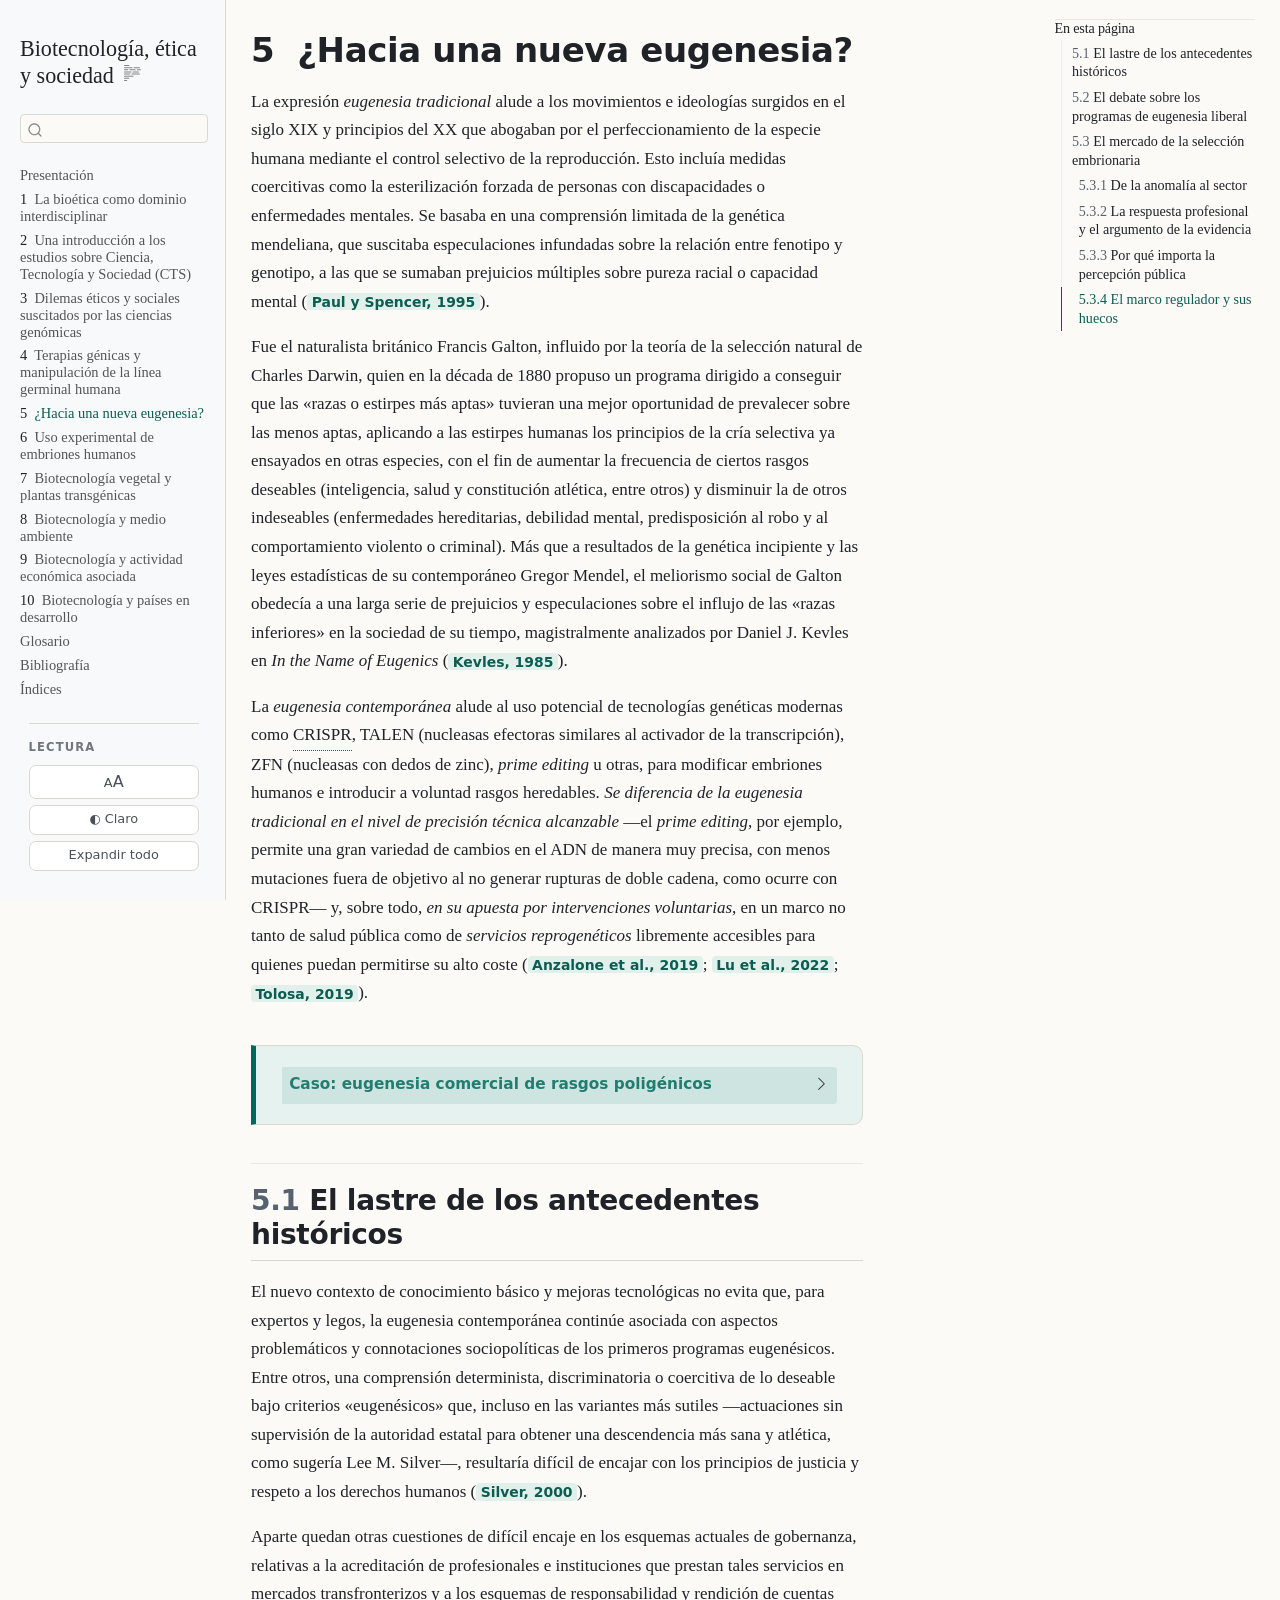
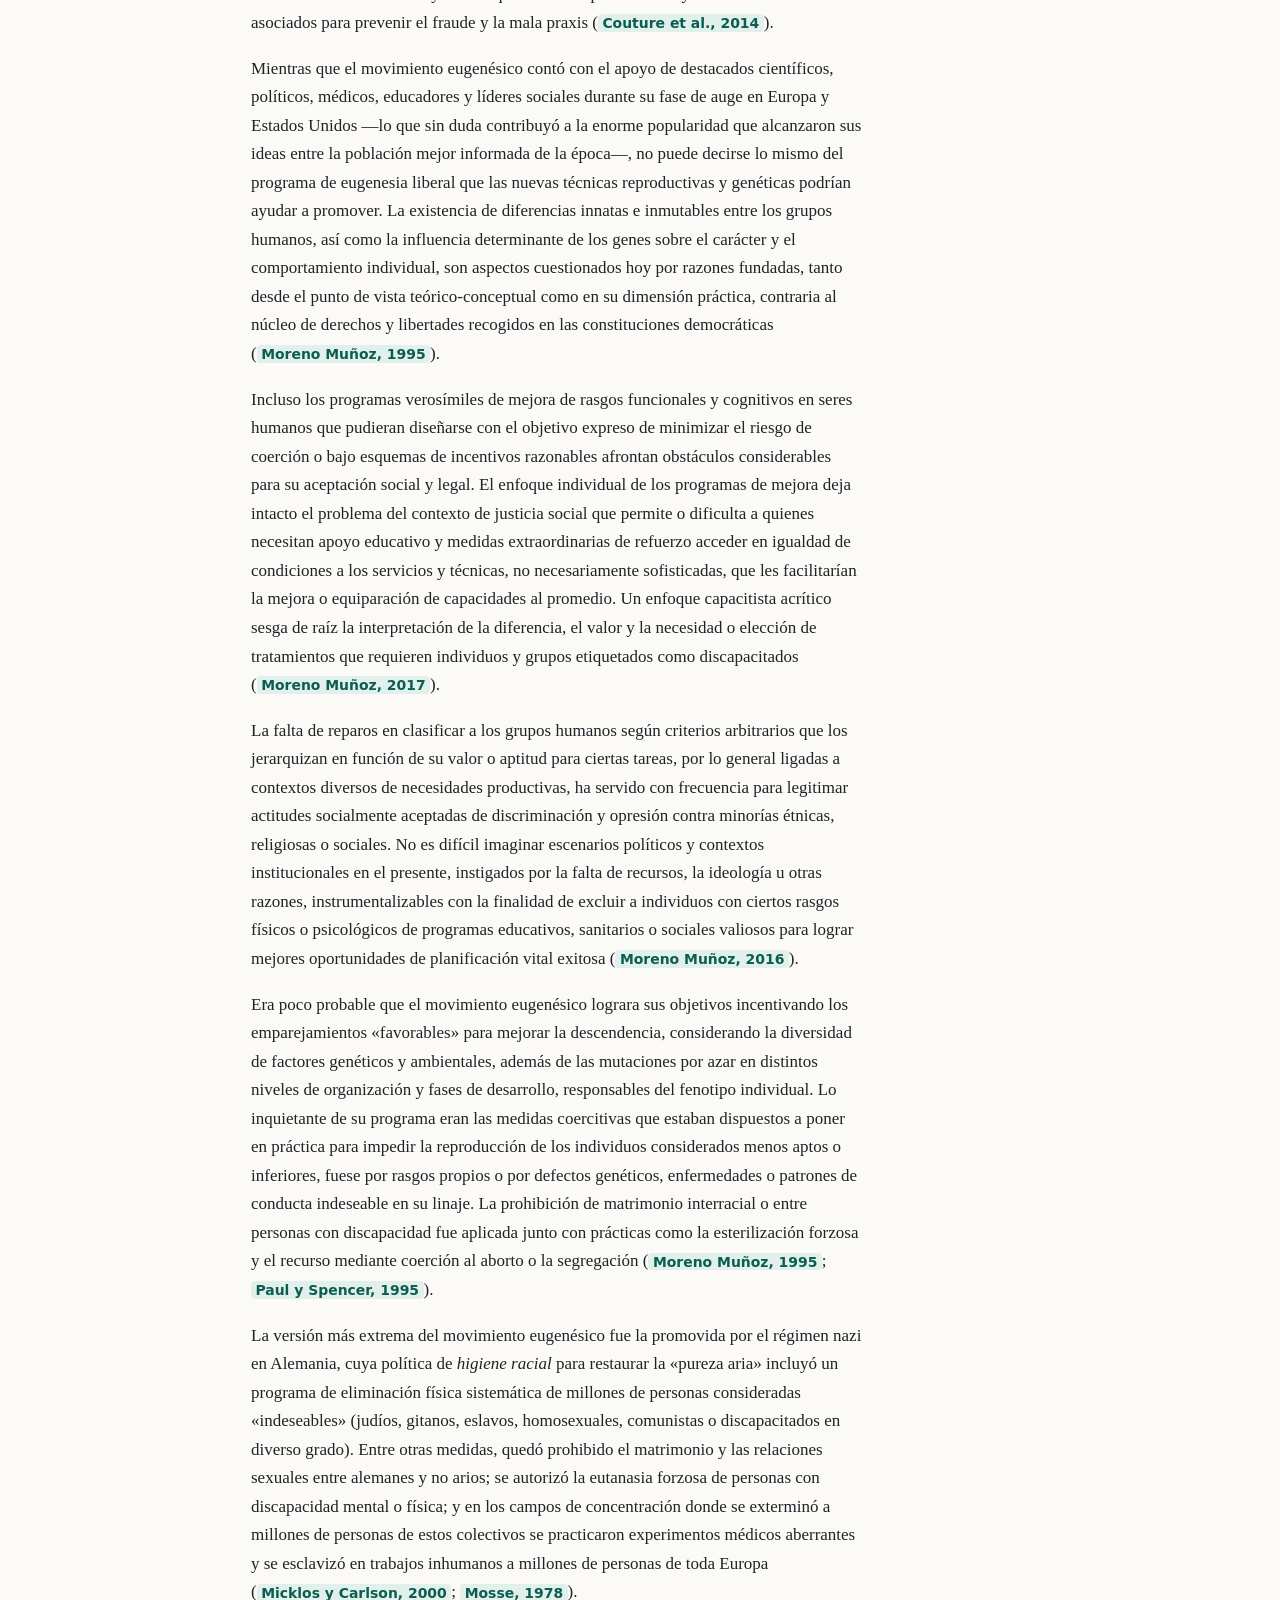
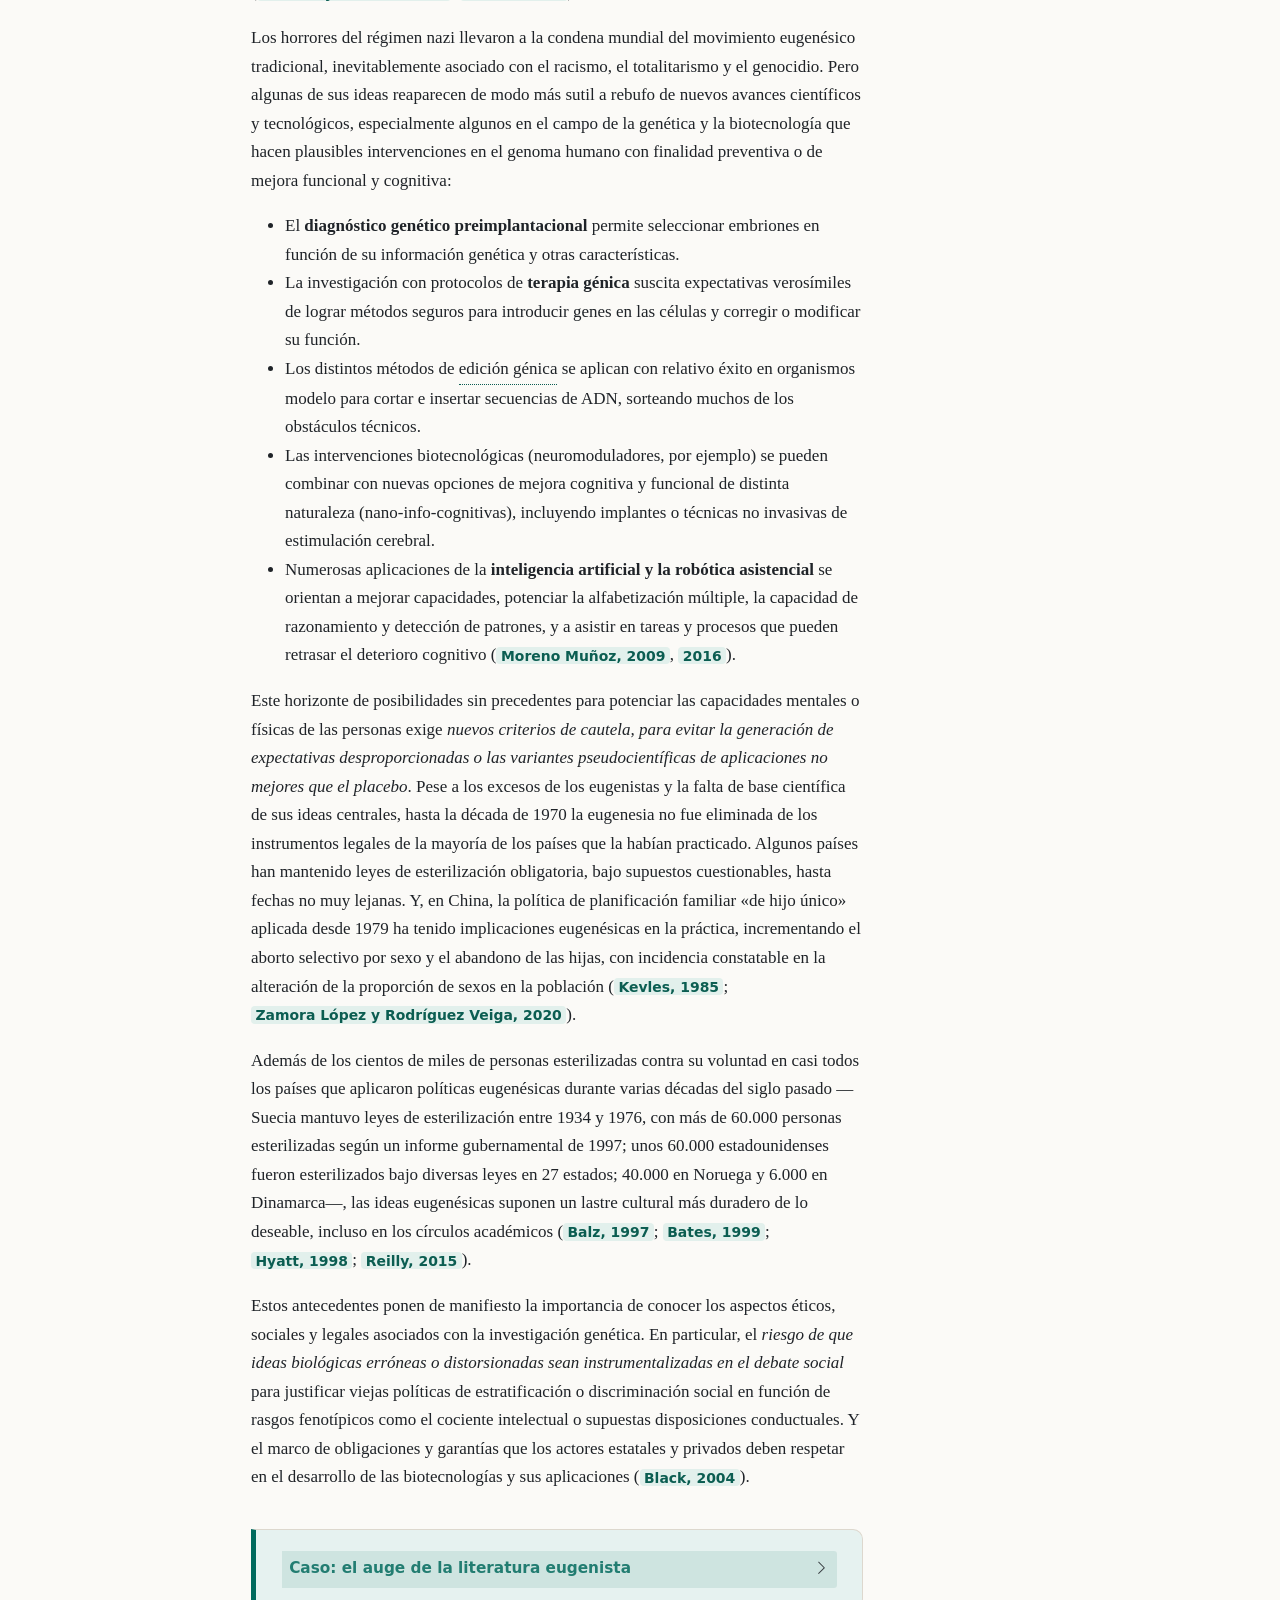
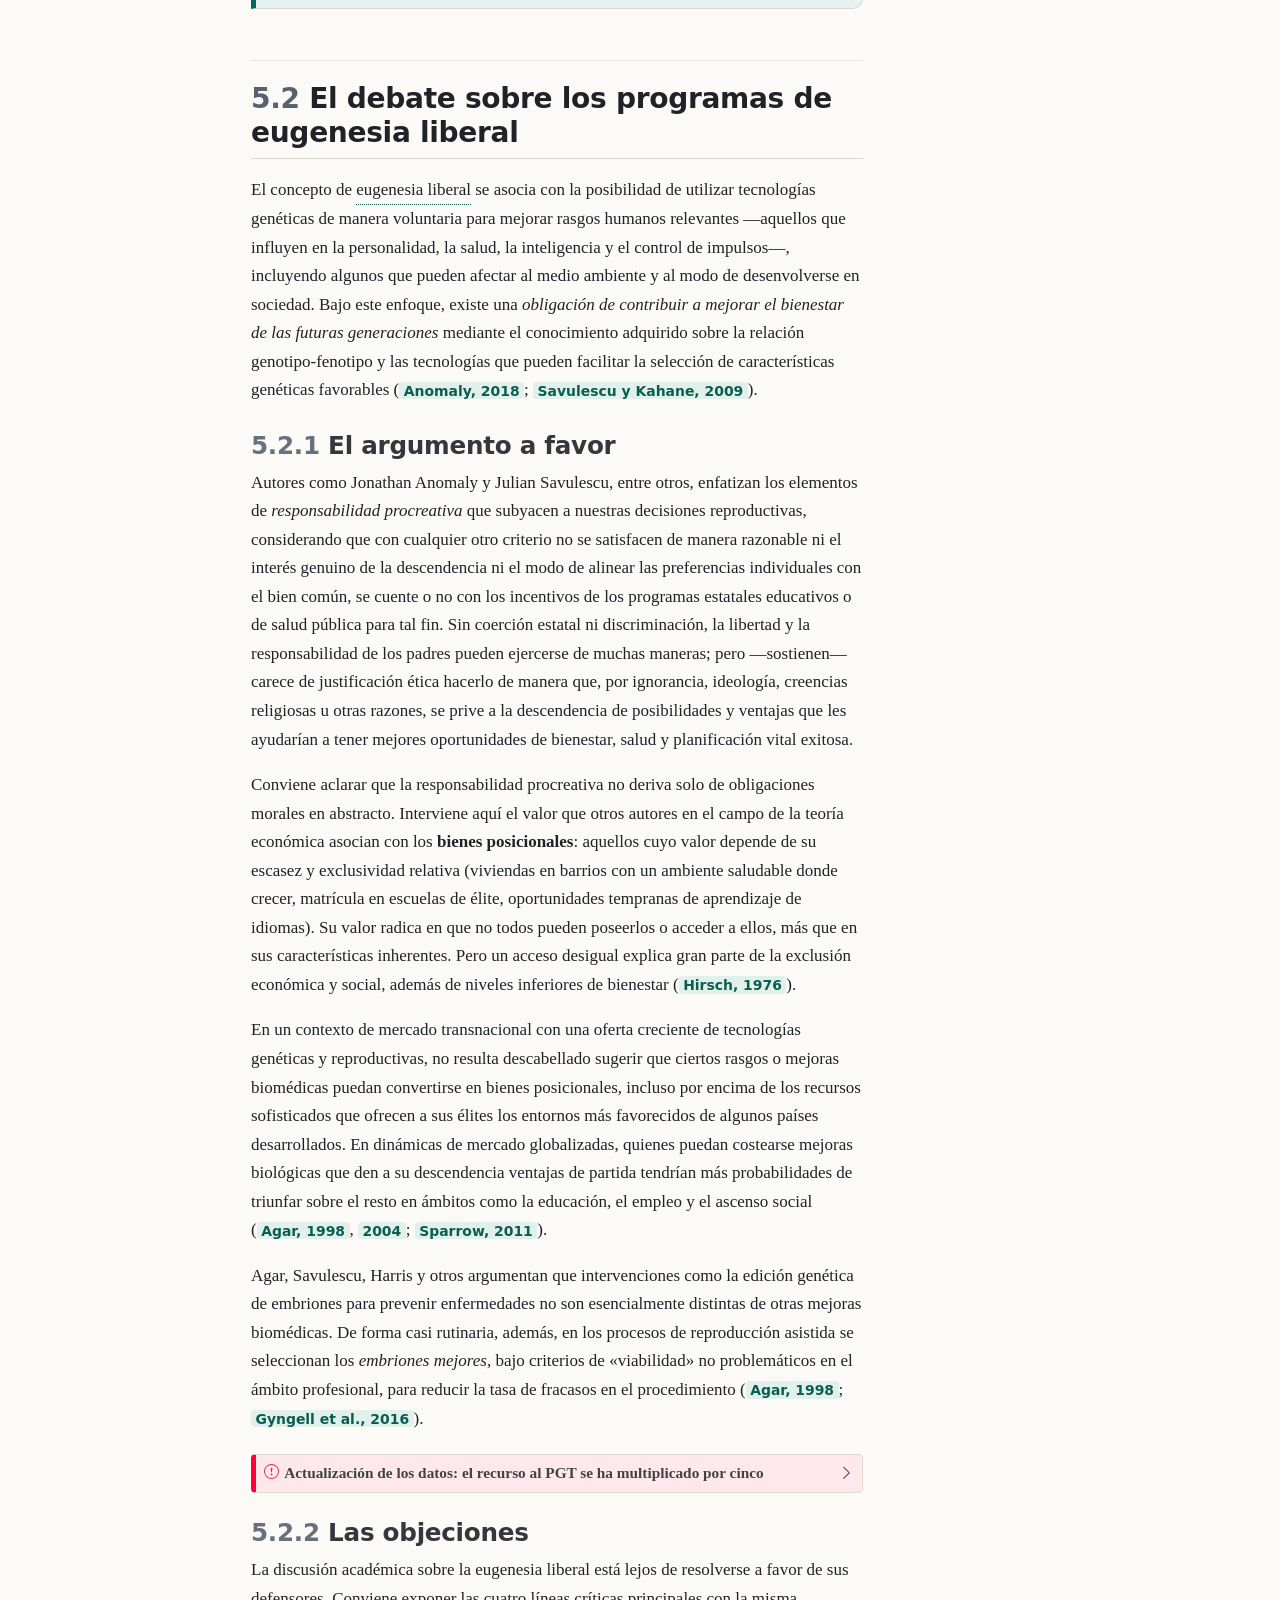
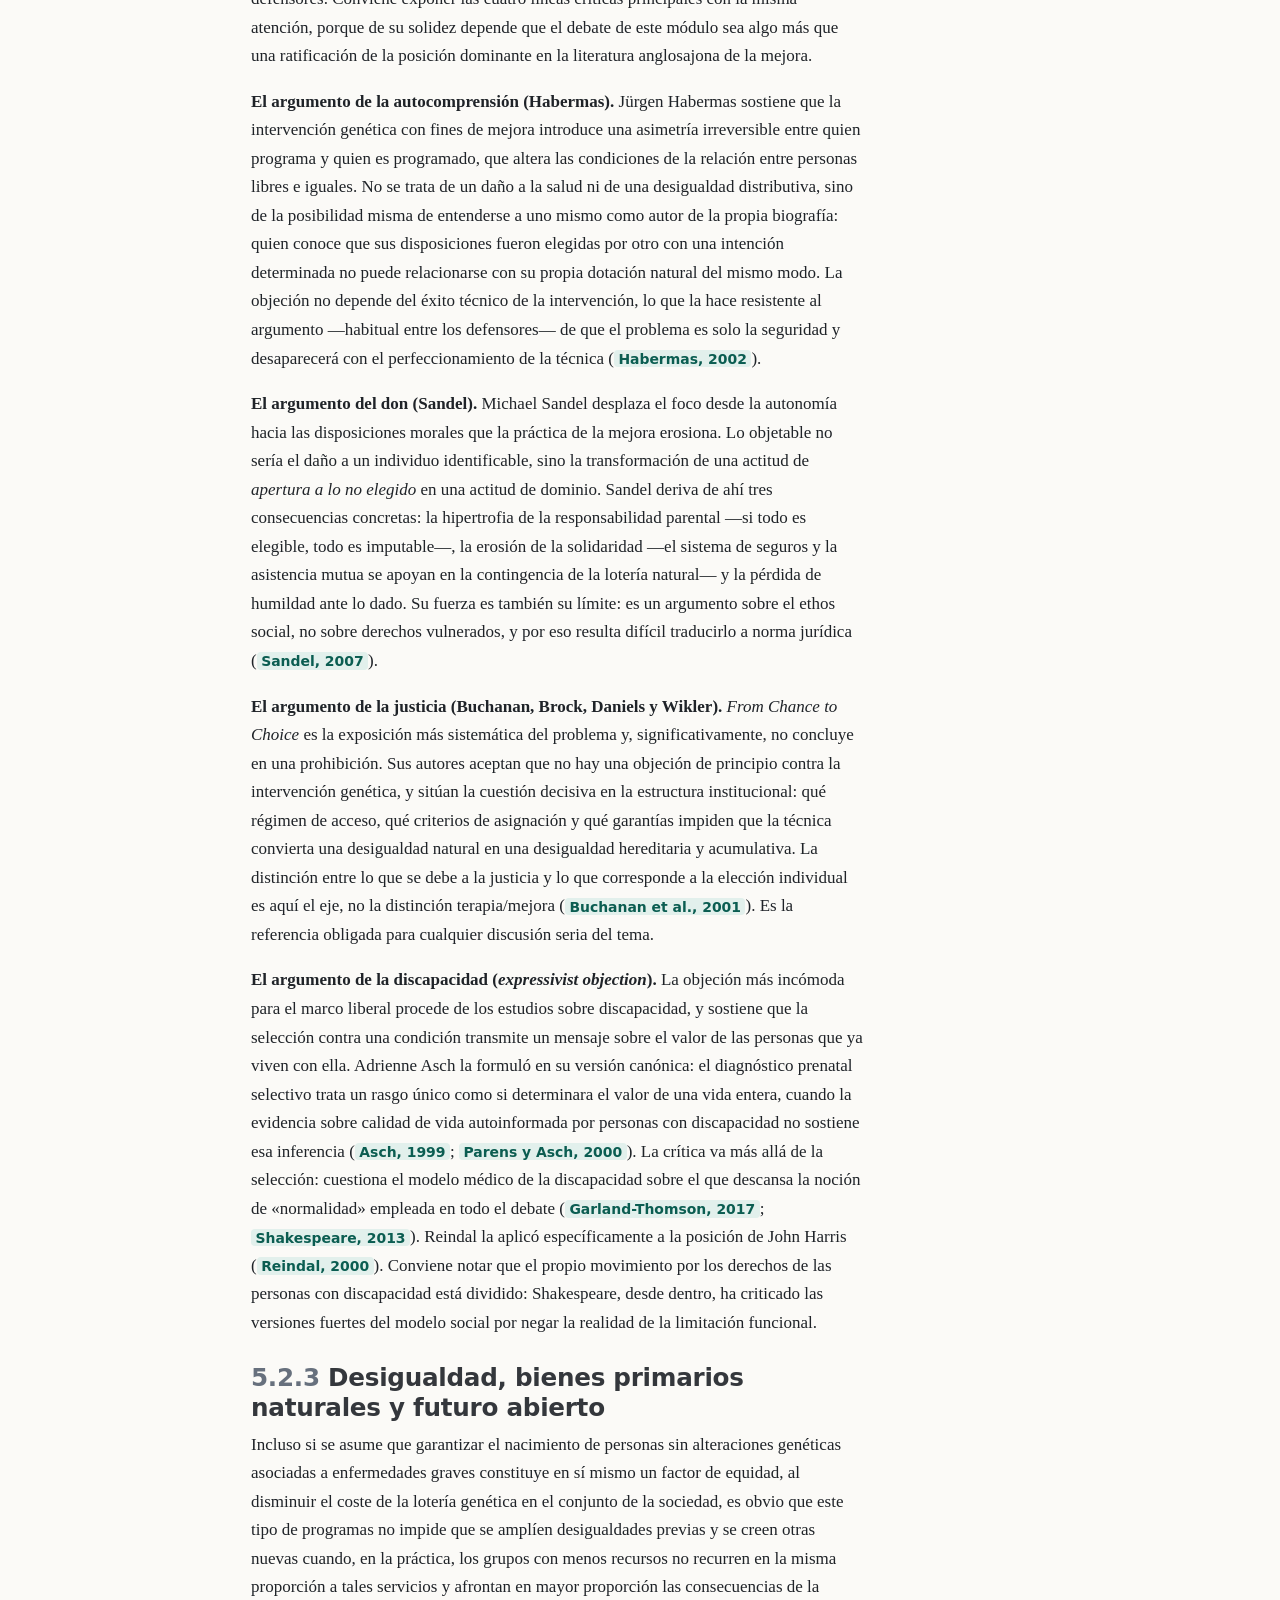
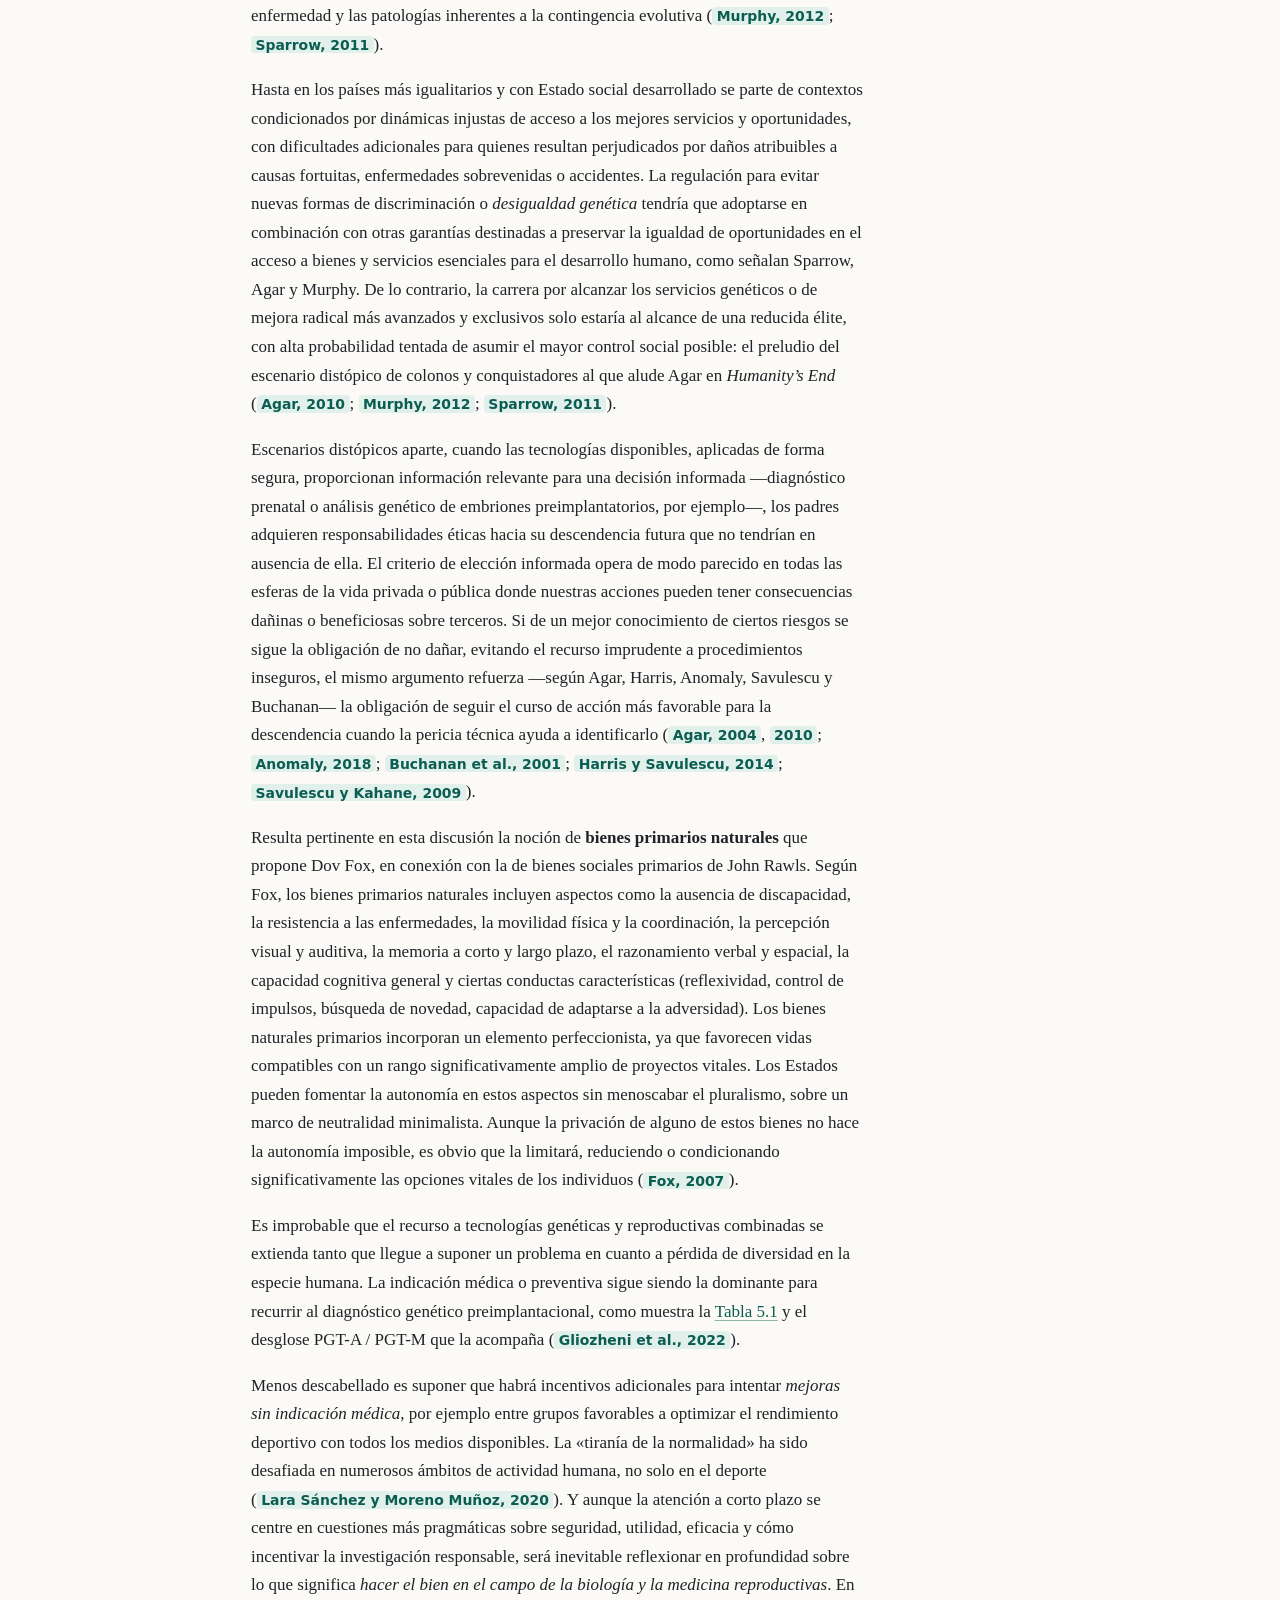
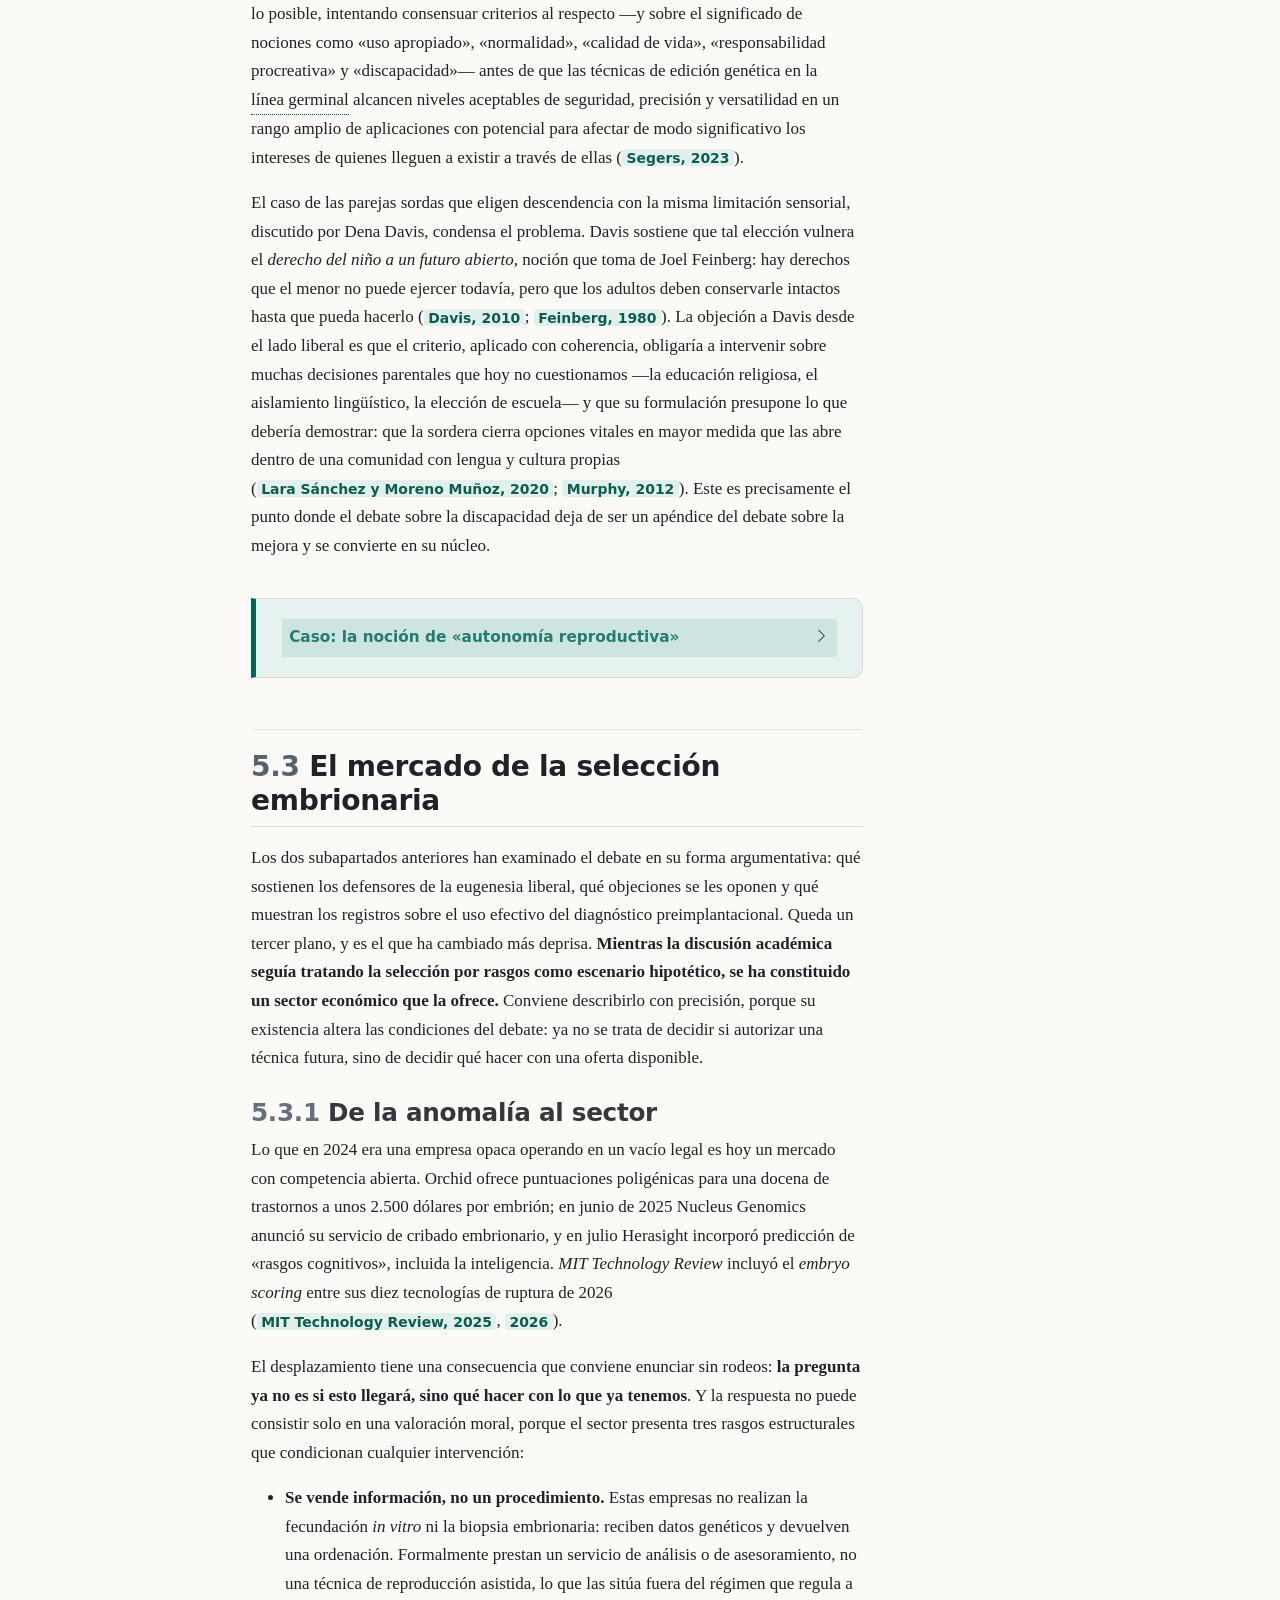
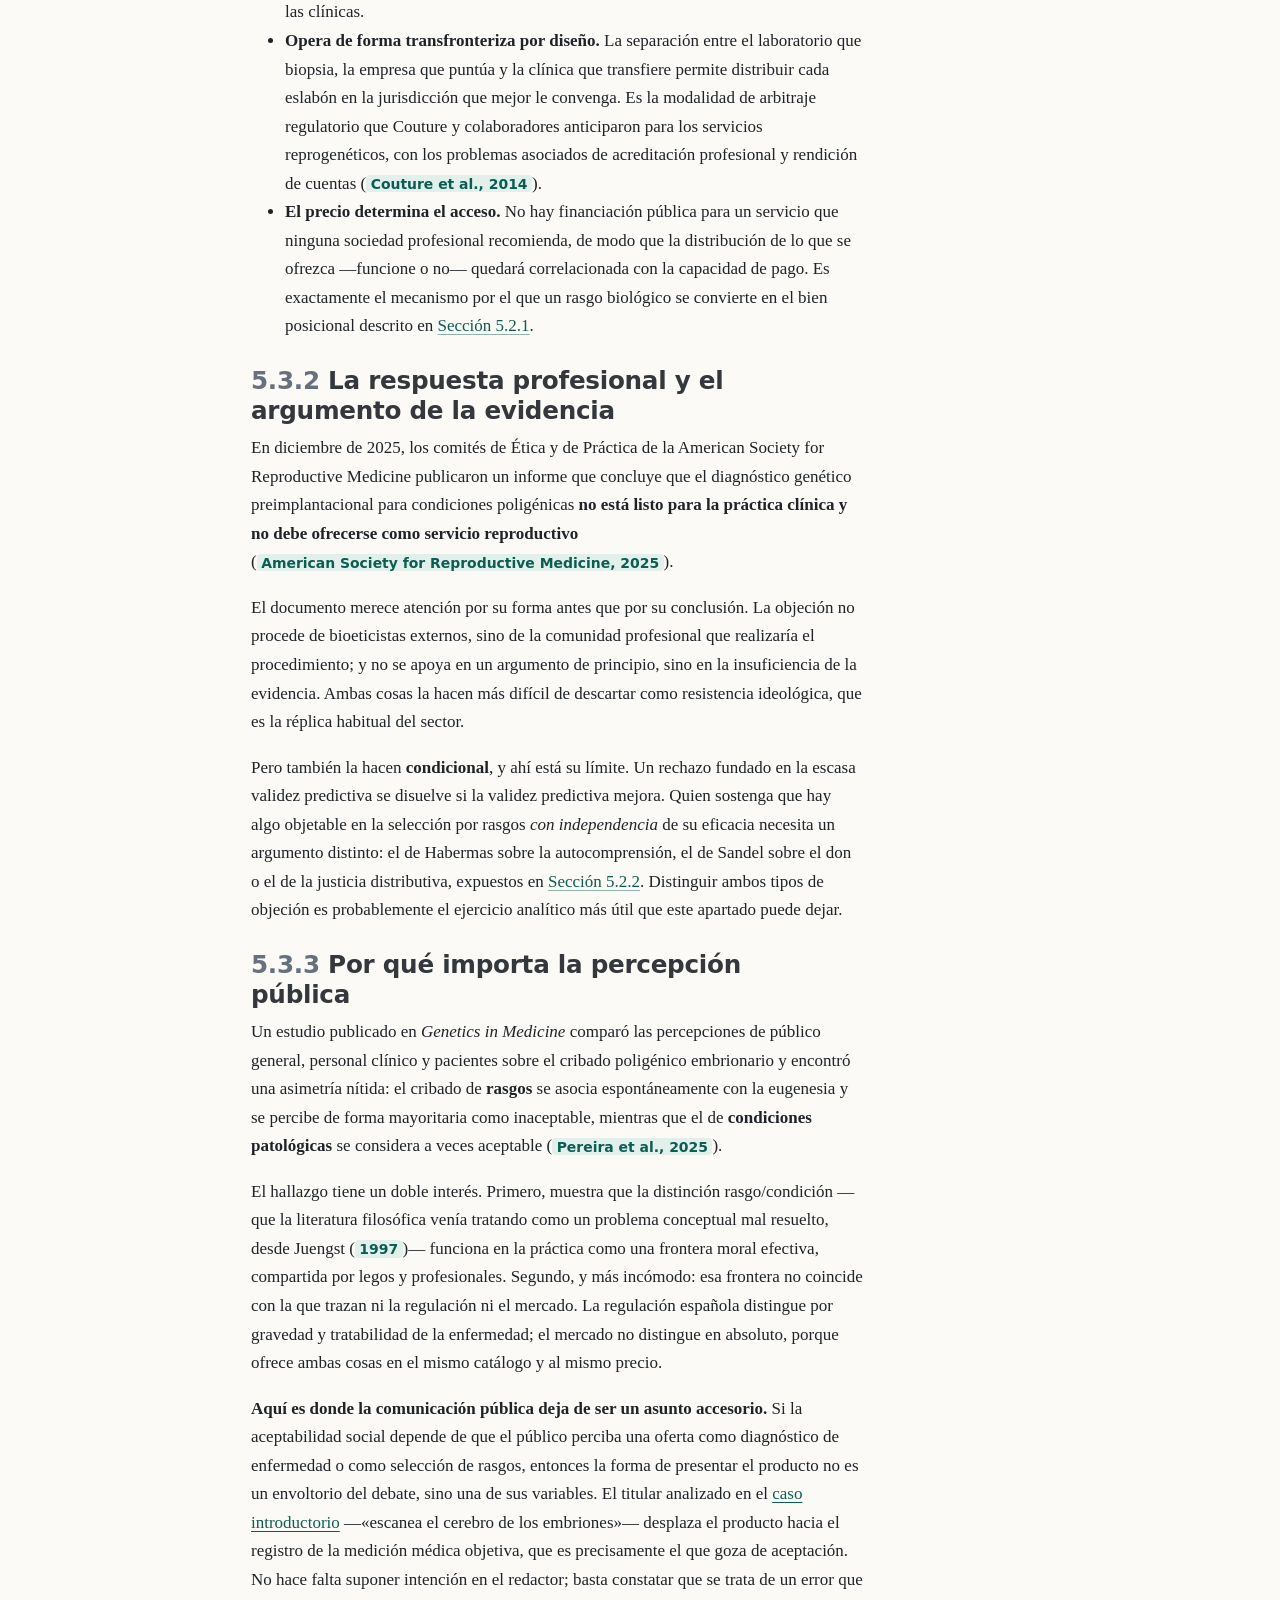
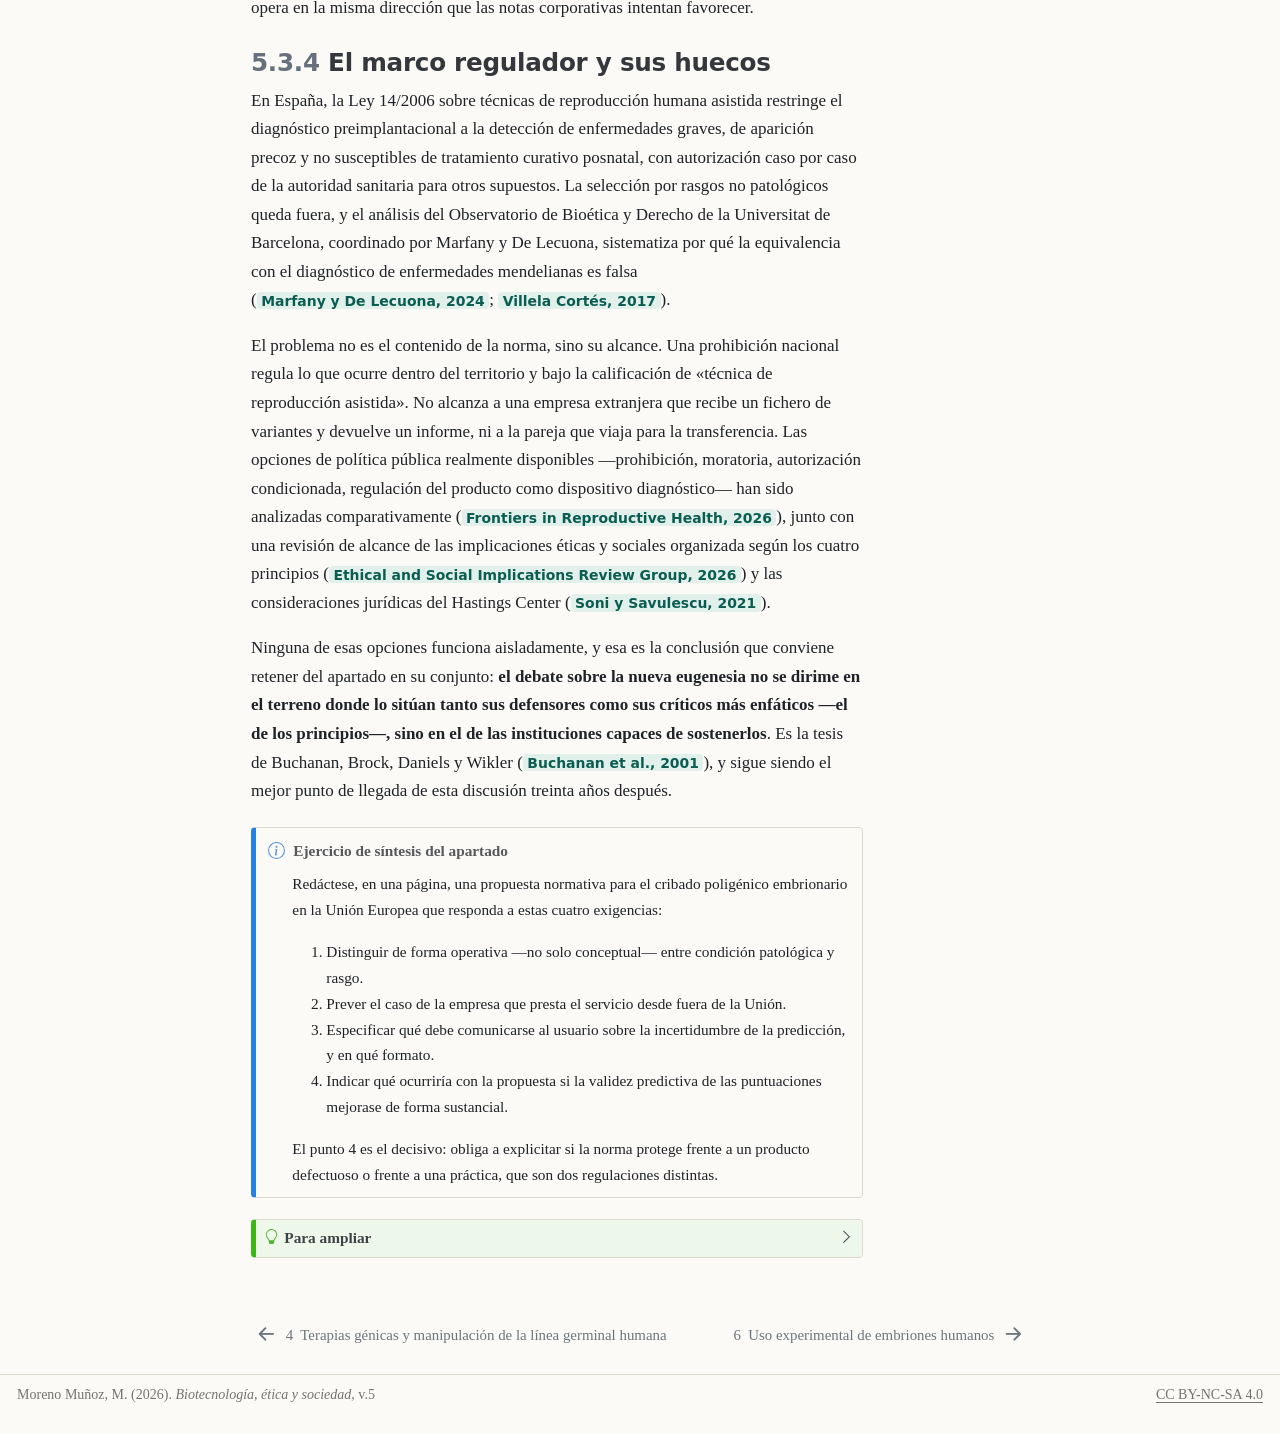
<file: 05-eugenesia.html>
<!DOCTYPE html>
<html xmlns="http://www.w3.org/1999/xhtml" lang="es" xml:lang="es"><head>

<meta charset="utf-8">
<meta name="generator" content="quarto-1.8.27">

<meta name="viewport" content="width=device-width, initial-scale=1.0, user-scalable=yes">


<title>5&nbsp; ¿Hacia una nueva eugenesia? – Biotecnología, ética y sociedad</title>
<style>
code{white-space: pre-wrap;}
span.smallcaps{font-variant: small-caps;}
div.columns{display: flex; gap: min(4vw, 1.5em);}
div.column{flex: auto; overflow-x: auto;}
div.hanging-indent{margin-left: 1.5em; text-indent: -1.5em;}
ul.task-list{list-style: none;}
ul.task-list li input[type="checkbox"] {
  width: 0.8em;
  margin: 0 0.8em 0.2em -1em; /* quarto-specific, see https://github.com/quarto-dev/quarto-cli/issues/4556 */ 
  vertical-align: middle;
}
/* CSS for citations */
div.csl-bib-body { }
div.csl-entry {
  clear: both;
  margin-bottom: 1em;
}
.hanging-indent div.csl-entry {
  margin-left:2em;
  text-indent:-2em;
}
div.csl-left-margin {
  min-width:2em;
  float:left;
}
div.csl-right-inline {
  margin-left:2em;
  padding-left:1em;
}
div.csl-indent {
  margin-left: 2em;
}</style>


<script src="site_libs/quarto-nav/quarto-nav.js"></script>
<script src="site_libs/quarto-nav/headroom.min.js"></script>
<script src="site_libs/clipboard/clipboard.min.js"></script>
<script src="site_libs/quarto-search/autocomplete.umd.js"></script>
<script src="site_libs/quarto-search/fuse.min.js"></script>
<script src="site_libs/quarto-search/quarto-search.js"></script>
<meta name="quarto:offset" content="./">
<link href="./06-embriones.html" rel="next">
<link href="./04-terapias-genicas.html" rel="prev">
<link href="./img/portada.svg" rel="icon" type="image/svg+xml">
<script src="site_libs/quarto-html/quarto.js" type="module"></script>
<script src="site_libs/quarto-html/tabsets/tabsets.js" type="module"></script>
<script src="site_libs/quarto-html/axe/axe-check.js" type="module"></script>
<script src="site_libs/quarto-html/popper.min.js"></script>
<script src="site_libs/quarto-html/tippy.umd.min.js"></script>
<script src="site_libs/quarto-html/anchor.min.js"></script>
<link href="site_libs/quarto-html/tippy.css" rel="stylesheet">
<link href="site_libs/quarto-html/quarto-syntax-highlighting-734bfe885269c4a88ff10b7879bcf292.css" rel="stylesheet" id="quarto-text-highlighting-styles">
<script src="site_libs/bootstrap/bootstrap.min.js"></script>
<link href="site_libs/bootstrap/bootstrap-icons.css" rel="stylesheet">
<link href="site_libs/bootstrap/bootstrap-d90cffeb84e22bdc7cc335a90e736fee.min.css" rel="stylesheet" append-hash="true" id="quarto-bootstrap" data-mode="light">
<script id="quarto-search-options" type="application/json">{
  "location": "sidebar",
  "copy-button": false,
  "collapse-after": 3,
  "panel-placement": "start",
  "type": "textbox",
  "limit": 50,
  "keyboard-shortcut": [
    "f",
    "/",
    "s"
  ],
  "show-item-context": false,
  "language": {
    "search-no-results-text": "No se han encontrado resultados",
    "search-matching-documents-text": "documentos encontrados",
    "search-copy-link-title": "Copiar el enlace en la búsqueda",
    "search-hide-matches-text": "Ocultar resultados adicionales",
    "search-more-match-text": "resultado adicional en este documento",
    "search-more-matches-text": "resultados adicionales en este documento",
    "search-clear-button-title": "Borrar",
    "search-text-placeholder": "",
    "search-detached-cancel-button-title": "Cancelar",
    "search-submit-button-title": "Enviar",
    "search-label": "Buscar"
  }
}</script>
<style>html{ scroll-behavior: smooth; }</style>
<meta name="description" content="Monografía técnica sobre biotecnología, ética y sociedad para estudiantes del Máster Universitario en Biotecnología.">
<meta name="color-scheme" content="light dark">


</head>

<body class="nav-sidebar docked quarto-light">

<div id="quarto-search-results"></div>
  <header id="quarto-header" class="headroom fixed-top">
  <nav class="quarto-secondary-nav">
    <div class="container-fluid d-flex">
      <button type="button" class="quarto-btn-toggle btn" data-bs-toggle="collapse" role="button" data-bs-target=".quarto-sidebar-collapse-item" aria-controls="quarto-sidebar" aria-expanded="false" aria-label="Alternar barra lateral" onclick="if (window.quartoToggleHeadroom) { window.quartoToggleHeadroom(); }">
        <i class="bi bi-layout-text-sidebar-reverse"></i>
      </button>
        <nav class="quarto-page-breadcrumbs" aria-label="breadcrumb"><ol class="breadcrumb"><li class="breadcrumb-item"><a href="./05-eugenesia.html"><span class="chapter-number">5</span>&nbsp; <span class="chapter-title">¿Hacia una nueva eugenesia?</span></a></li></ol></nav>
        <a class="flex-grow-1" role="navigation" data-bs-toggle="collapse" data-bs-target=".quarto-sidebar-collapse-item" aria-controls="quarto-sidebar" aria-expanded="false" aria-label="Alternar barra lateral" onclick="if (window.quartoToggleHeadroom) { window.quartoToggleHeadroom(); }">      
        </a>
      <button type="button" class="btn quarto-search-button" aria-label="Buscar" onclick="window.quartoOpenSearch();">
        <i class="bi bi-search"></i>
      </button>
    </div>
  </nav>
</header>
<!-- content -->
<div id="quarto-content" class="quarto-container page-columns page-rows-contents page-layout-article">
<!-- sidebar -->
  <nav id="quarto-sidebar" class="sidebar collapse collapse-horizontal quarto-sidebar-collapse-item sidebar-navigation docked overflow-auto">
    <div class="pt-lg-2 mt-2 text-left sidebar-header">
    <div class="sidebar-title mb-0 py-0">
      <a href="./">Biotecnología, ética y sociedad</a> 
        <div class="sidebar-tools-main">
  <a href="" class="quarto-reader-toggle quarto-navigation-tool px-1" onclick="window.quartoToggleReader(); return false;" title="Alternar modo lector">
  <div class="quarto-reader-toggle-btn">
  <i class="bi"></i>
  </div>
</a>
</div>
    </div>
      </div>
        <div class="mt-2 flex-shrink-0 align-items-center">
        <div class="sidebar-search">
        <div id="quarto-search" class="" title="Buscar"></div>
        </div>
        </div>
    <div class="sidebar-menu-container"> 
    <ul class="list-unstyled mt-1">
        <li class="sidebar-item">
  <div class="sidebar-item-container"> 
  <a href="./index.html" class="sidebar-item-text sidebar-link">
 <span class="menu-text">Presentación</span></a>
  </div>
</li>
        <li class="sidebar-item">
  <div class="sidebar-item-container"> 
  <a href="./01-bioetica.html" class="sidebar-item-text sidebar-link">
 <span class="menu-text"><span class="chapter-number">1</span>&nbsp; <span class="chapter-title">La bioética como dominio interdisciplinar</span></span></a>
  </div>
</li>
        <li class="sidebar-item">
  <div class="sidebar-item-container"> 
  <a href="./02-cts.html" class="sidebar-item-text sidebar-link">
 <span class="menu-text"><span class="chapter-number">2</span>&nbsp; <span class="chapter-title">Una introducción a los estudios sobre Ciencia, Tecnología y Sociedad (CTS)</span></span></a>
  </div>
</li>
        <li class="sidebar-item">
  <div class="sidebar-item-container"> 
  <a href="./03-genomica.html" class="sidebar-item-text sidebar-link">
 <span class="menu-text"><span class="chapter-number">3</span>&nbsp; <span class="chapter-title">Dilemas éticos y sociales suscitados por las ciencias genómicas</span></span></a>
  </div>
</li>
        <li class="sidebar-item">
  <div class="sidebar-item-container"> 
  <a href="./04-terapias-genicas.html" class="sidebar-item-text sidebar-link">
 <span class="menu-text"><span class="chapter-number">4</span>&nbsp; <span class="chapter-title">Terapias génicas y manipulación de la línea germinal humana</span></span></a>
  </div>
</li>
        <li class="sidebar-item">
  <div class="sidebar-item-container"> 
  <a href="./05-eugenesia.html" class="sidebar-item-text sidebar-link active">
 <span class="menu-text"><span class="chapter-number">5</span>&nbsp; <span class="chapter-title">¿Hacia una nueva eugenesia?</span></span></a>
  </div>
</li>
        <li class="sidebar-item">
  <div class="sidebar-item-container"> 
  <a href="./06-embriones.html" class="sidebar-item-text sidebar-link">
 <span class="menu-text"><span class="chapter-number">6</span>&nbsp; <span class="chapter-title">Uso experimental de embriones humanos</span></span></a>
  </div>
</li>
        <li class="sidebar-item">
  <div class="sidebar-item-container"> 
  <a href="./07-vegetal.html" class="sidebar-item-text sidebar-link">
 <span class="menu-text"><span class="chapter-number">7</span>&nbsp; <span class="chapter-title">Biotecnología vegetal y plantas transgénicas</span></span></a>
  </div>
</li>
        <li class="sidebar-item">
  <div class="sidebar-item-container"> 
  <a href="./08-medio-ambiente.html" class="sidebar-item-text sidebar-link">
 <span class="menu-text"><span class="chapter-number">8</span>&nbsp; <span class="chapter-title">Biotecnología y medio ambiente</span></span></a>
  </div>
</li>
        <li class="sidebar-item">
  <div class="sidebar-item-container"> 
  <a href="./09-economia.html" class="sidebar-item-text sidebar-link">
 <span class="menu-text"><span class="chapter-number">9</span>&nbsp; <span class="chapter-title">Biotecnología y actividad económica asociada</span></span></a>
  </div>
</li>
        <li class="sidebar-item">
  <div class="sidebar-item-container"> 
  <a href="./10-paises-desarrollo.html" class="sidebar-item-text sidebar-link">
 <span class="menu-text"><span class="chapter-number">10</span>&nbsp; <span class="chapter-title">Biotecnología y países en desarrollo</span></span></a>
  </div>
</li>
        <li class="sidebar-item">
  <div class="sidebar-item-container"> 
  <a href="./11-glosario.html" class="sidebar-item-text sidebar-link">
 <span class="menu-text">Glosario</span></a>
  </div>
</li>
        <li class="sidebar-item">
  <div class="sidebar-item-container"> 
  <a href="./12-bibliografia.html" class="sidebar-item-text sidebar-link">
 <span class="menu-text">Bibliografía</span></a>
  </div>
</li>
        <li class="sidebar-item">
  <div class="sidebar-item-container"> 
  <a href="./13-indices.html" class="sidebar-item-text sidebar-link">
 <span class="menu-text">Índices</span></a>
  </div>
</li>
    </ul>
    </div>
</nav>
<div id="quarto-sidebar-glass" class="quarto-sidebar-collapse-item" data-bs-toggle="collapse" data-bs-target=".quarto-sidebar-collapse-item"></div>
<!-- margin-sidebar -->
    <div id="quarto-margin-sidebar" class="sidebar margin-sidebar">
        <nav id="TOC" role="doc-toc" class="toc-active">
    <h2 id="toc-title">En esta página</h2>
   
  <ul>
  <li><a href="#sec-eugenesia-antecedentes" id="toc-sec-eugenesia-antecedentes" class="nav-link active" data-scroll-target="#sec-eugenesia-antecedentes"><span class="header-section-number">5.1</span> El lastre de los antecedentes históricos</a></li>
  <li><a href="#sec-eugenesia-liberal" id="toc-sec-eugenesia-liberal" class="nav-link" data-scroll-target="#sec-eugenesia-liberal"><span class="header-section-number">5.2</span> El debate sobre los programas de eugenesia liberal</a>
  <ul class="collapse">
  <li><a href="#sec-eugenesia-argumento-favor" id="toc-sec-eugenesia-argumento-favor" class="nav-link" data-scroll-target="#sec-eugenesia-argumento-favor"><span class="header-section-number">5.2.1</span> El argumento a favor</a></li>
  <li><a href="#sec-eugenesia-objeciones" id="toc-sec-eugenesia-objeciones" class="nav-link" data-scroll-target="#sec-eugenesia-objeciones"><span class="header-section-number">5.2.2</span> Las objeciones</a></li>
  <li><a href="#sec-eugenesia-desigualdad" id="toc-sec-eugenesia-desigualdad" class="nav-link" data-scroll-target="#sec-eugenesia-desigualdad"><span class="header-section-number">5.2.3</span> Desigualdad, bienes primarios naturales y futuro abierto</a></li>
  </ul></li>
  <li><a href="#sec-eugenesia-mercado" id="toc-sec-eugenesia-mercado" class="nav-link" data-scroll-target="#sec-eugenesia-mercado"><span class="header-section-number">5.3</span> El mercado de la selección embrionaria</a>
  <ul class="collapse">
  <li><a href="#sec-eugenesia-mercado-sector" id="toc-sec-eugenesia-mercado-sector" class="nav-link" data-scroll-target="#sec-eugenesia-mercado-sector"><span class="header-section-number">5.3.1</span> De la anomalía al sector</a></li>
  <li><a href="#sec-eugenesia-mercado-asrm" id="toc-sec-eugenesia-mercado-asrm" class="nav-link" data-scroll-target="#sec-eugenesia-mercado-asrm"><span class="header-section-number">5.3.2</span> La respuesta profesional y el argumento de la evidencia</a></li>
  <li><a href="#sec-eugenesia-mercado-percepcion" id="toc-sec-eugenesia-mercado-percepcion" class="nav-link" data-scroll-target="#sec-eugenesia-mercado-percepcion"><span class="header-section-number">5.3.3</span> Por qué importa la percepción pública</a></li>
  <li><a href="#sec-eugenesia-mercado-regulacion" id="toc-sec-eugenesia-mercado-regulacion" class="nav-link" data-scroll-target="#sec-eugenesia-mercado-regulacion"><span class="header-section-number">5.3.4</span> El marco regulador y sus huecos</a></li>
  </ul></li>
  </ul>
</nav>
    </div>
<!-- main -->
<main class="content" id="quarto-document-content">

<header id="title-block-header" class="quarto-title-block default">
<div class="quarto-title">
<h1 class="title"><span id="sec-eugenesia" class="quarto-section-identifier"><span class="chapter-number">5</span>&nbsp; <span class="chapter-title">¿Hacia una nueva eugenesia?</span></span></h1>
</div>



<div class="quarto-title-meta">

    
  
    
  </div>
  


</header>


<p>La expresión <em>eugenesia tradicional</em> alude a los movimientos e ideologías surgidos en el siglo XIX y principios del XX que abogaban por el perfeccionamiento de la especie humana mediante el control selectivo de la reproducción. Esto incluía medidas coercitivas como la esterilización forzada de personas con discapacidades o enfermedades mentales. Se basaba en una comprensión limitada de la genética mendeliana, que suscitaba especulaciones infundadas sobre la relación entre fenotipo y genotipo, a las que se sumaban prejuicios múltiples sobre pureza racial o capacidad mental <span class="citation" data-cites="paul1995">(<a href="12-bibliografia.html#ref-paul1995" role="doc-biblioref">Paul y Spencer, 1995</a>)</span>.</p>
<p>Fue el naturalista británico Francis Galton, influido por la teoría de la selección natural de Charles Darwin, quien en la década de 1880 propuso un programa dirigido a conseguir que las «razas o estirpes más aptas» tuvieran una mejor oportunidad de prevalecer sobre las menos aptas, aplicando a las estirpes humanas los principios de la cría selectiva ya ensayados en otras especies, con el fin de aumentar la frecuencia de ciertos rasgos deseables (inteligencia, salud y constitución atlética, entre otros) y disminuir la de otros indeseables (enfermedades hereditarias, debilidad mental, predisposición al robo y al comportamiento violento o criminal). Más que a resultados de la genética incipiente y las leyes estadísticas de su contemporáneo Gregor Mendel, el meliorismo social de Galton obedecía a una larga serie de prejuicios y especulaciones sobre el influjo de las «razas inferiores» en la sociedad de su tiempo, magistralmente analizados por Daniel J. Kevles en <em>In the Name of Eugenics</em> <span class="citation" data-cites="kevles1985">(<a href="12-bibliografia.html#ref-kevles1985" role="doc-biblioref">Kevles, 1985</a>)</span>.</p>
<p>La <em>eugenesia contemporánea</em> alude al uso potencial de tecnologías genéticas modernas como <button type="button" class="gloss" data-gloss="crispr" aria-expanded="false" aria-haspopup="dialog" aria-describedby="gd-crispr-1">CRISPR</button><span class="gloss-def" id="gd-crispr-1" hidden="">Sistema de edición genómica derivado de un mecanismo inmunitario
procariota, que emplea un ARN guía para dirigir una nucleasa Cas a una
secuencia diana específica, donde produce un corte de doble cadena
reparado después por la maquinaria celular.<span class="gloss-ver-lista">Véase también: <a href="#glos-edicion-genetica" class="gloss-ver">Edición genética</a>, <a href="#glos-sdn" class="gloss-ver">SDN (nucleasas dirigidas a sitio)</a></span></span>, TALEN (nucleasas efectoras similares al activador de la transcripción), ZFN (nucleasas con dedos de zinc), <em>prime editing</em> u otras, para modificar embriones humanos e introducir a voluntad rasgos heredables. <em>Se diferencia de la eugenesia tradicional en el nivel de precisión técnica alcanzable</em> —el <em>prime editing</em>, por ejemplo, permite una gran variedad de cambios en el ADN de manera muy precisa, con menos mutaciones fuera de objetivo al no generar rupturas de doble cadena, como ocurre con CRISPR— y, sobre todo, <em>en su apuesta por intervenciones voluntarias</em>, en un marco no tanto de salud pública como de <em>servicios reprogenéticos</em> libremente accesibles para quienes puedan permitirse su alto coste <span class="citation" data-cites="tolosa2019 lu2022 anzalone2019">(<a href="12-bibliografia.html#ref-anzalone2019" role="doc-biblioref">Anzalone et al., 2019</a>; <a href="12-bibliografia.html#ref-lu2022" role="doc-biblioref">Lu et al., 2022</a>; <a href="12-bibliografia.html#ref-tolosa2019" role="doc-biblioref">Tolosa, 2019</a>)</span>.</p>
<div id="caso-heliospect" class="caso callout callout-style-default callout-note callout-titled">
<div class="callout-header d-flex align-content-center collapsed" data-bs-toggle="collapse" data-bs-target=".callout-1-contents" aria-controls="callout-1" aria-expanded="false" aria-label="Toggle callout">
<div class="callout-icon-container">
<i class="callout-icon"></i>
</div>
<div class="callout-title-container flex-fill">
<span class="screen-reader-only">Nota</span>Caso: eugenesia comercial de rasgos poligénicos
</div>
<div class="callout-btn-toggle d-inline-block border-0 py-1 ps-1 pe-0 float-end"><i class="callout-toggle"></i></div>
</div>
<div id="callout-1" class="callout-1-contents callout-collapse collapse">
<section id="servicios-lucrativos-de-selección-genética-y-resurgimiento-de-las-prácticas-eugenésicas" class="level3 unlisted unnumbered callout-body-container callout-body">
<h3 class="unlisted unnumbered anchored" data-anchor-id="servicios-lucrativos-de-selección-genética-y-resurgimiento-de-las-prácticas-eugenésicas">Servicios lucrativos de selección genética y resurgimiento de las prácticas eugenésicas</h3>
<p>En octubre de 2024, una investigación encubierta de <em>The Guardian</em> y HOPE not Hate reveló que la empresa estadounidense <em>Heliospect Genomics</em> ofrecía servicios comerciales para seleccionar embriones basándose en la predicción de inteligencia mediante análisis genético. La empresa, parte del proyecto PolygenX, cobraba hasta 50.000 dólares —unos 46.000 €— por analizar cien embriones utilizando <button type="button" class="gloss" data-gloss="puntuacion-poligenica" aria-expanded="false" aria-haspopup="dialog" aria-describedby="gd-puntuacion-poligenica-2">puntuaciones de riesgo poligénico</button><span class="gloss-def" id="gd-puntuacion-poligenica-2" hidden="">Estimación del riesgo individual para un rasgo o enfermedad compleja
obtenida sumando el efecto de miles de variantes genéticas ponderadas
por su asociación estadística. Su validez predictiva desciende
significativamente fuera de las poblaciones en que se derivó.<span class="gloss-ver-lista">Véase también: <a href="#glos-eugenesia-liberal" class="gloss-ver">Eugenesia liberal</a></span></span>, prometiendo a sus clientes la capacidad de seleccionar los de mayor cociente intelectual previsto <span class="citation" data-cites="devlin2024heliospect ron2024">(<a href="12-bibliografia.html#ref-devlin2024heliospect" role="doc-biblioref">Devlin et al., 2024</a>; <a href="12-bibliografia.html#ref-ron2024" role="doc-biblioref">Ron, 2024</a>)</span>.</p>
<p>La grabación es el elemento probatorio decisivo, y conviene atender a ella antes de discutir el caso: un empleado enumera ante el cliente los criterios de ordenación disponibles —«CI y los demás rasgos traviesos que todo el mundo quiere», sexo, estatura, riesgo de obesidad, riesgo de enfermedad mental— con una franqueza que el material público de la empresa no reproduce en ningún momento. Su sitio corporativo enuncia una misión sobria: identificar variantes genéticas asociadas a enfermedades comunes «y rasgos psicológicos» <span class="citation" data-cites="heliospect2026web">(<a href="12-bibliografia.html#ref-heliospect2026web" role="doc-biblioref">Heliospect Genomics, 2026</a>)</span>. <strong>La distancia entre el registro comercial privado y el registro público es, por sí sola, material de análisis</strong> para lo expuesto en <a href="02-cts.html" class="quarto-xref"><span>Capítulo 2</span></a>.</p>
<div class="tabset-margin-container"></div><div class="panel-tabset">
<ul class="nav nav-tabs" role="tablist"><li class="nav-item" role="presentation"><a class="nav-link active" id="tabset-1-1-tab" data-bs-toggle="tab" data-bs-target="#tabset-1-1" role="tab" aria-controls="tabset-1-1" aria-selected="true" href="" aria-current="page">La oferta</a></li><li class="nav-item" role="presentation"><a class="nav-link" id="tabset-1-2-tab" data-bs-toggle="tab" data-bs-target="#tabset-1-2" role="tab" aria-controls="tabset-1-2" aria-selected="false" href="">Respuestas y cobertura</a></li><li class="nav-item" role="presentation"><a class="nav-link" id="tabset-1-3-tab" data-bs-toggle="tab" data-bs-target="#tabset-1-3" role="tab" aria-controls="tabset-1-3" aria-selected="false" href="">Cuestiones para el debate</a></li><li class="nav-item" role="presentation"><a class="nav-link" id="tabset-1-4-tab" data-bs-toggle="tab" data-bs-target="#tabset-1-4" role="tab" aria-controls="tabset-1-4" aria-selected="false" href="">Dinámica de trabajo</a></li></ul>
<div class="tab-content">
<div id="tabset-1-1" class="tab-pane active" role="tabpanel" aria-labelledby="tabset-1-1-tab">
<p><strong>Enfoque técnico</strong></p>
<ul>
<li>Utilización de la base de datos genética UK Biobank.</li>
<li>Aplicación de puntuaciones de riesgo poligénico sobre múltiples variantes.</li>
<li>Promesa de un incremento medio de 6 puntos de CI.</li>
<li>Coste: 46.000 € por análisis de hasta 100 embriones.</li>
</ul>
<p><strong>Marco legal</strong></p>
<ul>
<li>Ilegal en múltiples jurisdicciones (España, Reino Unido).</li>
<li>Legal en algunas clínicas de fertilidad estadounidenses.</li>
<li>Vacío legal: la empresa ofrecía <em>asesoramiento genético</em> en lugar de servicios directos de fertilidad, eludiendo así el régimen aplicable a la reproducción asistida.</li>
<li>Cinco casos reportados de implantación de embriones seleccionados por este método.</li>
</ul>
<p><strong>Problemas de validez científica</strong></p>
<ul>
<li>Comprensión muy limitada de la arquitectura genética de la inteligencia.</li>
<li>Complejidad de los rasgos poligénicos y magnitud reducida de los efectos individuales.</li>
<li>Valor predictivo cuestionable de las puntuaciones poligénicas para rasgos complejos, con descenso acusado fuera de la población en que se derivaron.</li>
</ul>
</div>
<div id="tabset-1-2" class="tab-pane" role="tabpanel" aria-labelledby="tabset-1-2-tab">
<p><strong>Respuesta de la comunidad experta española</strong></p>
<p>Lluís Montoliu (CNB-CSIC), Gemma Marfany (UB) y Pablo Lapunzina (CIBERER) coincidieron en subrayar la desproporción entre lo prometido y lo que la evidencia permite sostener. El Observatorio de Bioética y Derecho de la Universitat de Barcelona publicó el 28 de octubre de 2024 un documento coordinado por Marfany y De Lecuona <span class="citation" data-cites="marfany2024obd">(<a href="12-bibliografia.html#ref-marfany2024obd" role="doc-biblioref">Marfany y De Lecuona, 2024</a>)</span>. En España, la Ley 14/2006 sobre técnicas de reproducción humana asistida restringe el diagnóstico preimplantacional a la detección de enfermedades graves, de aparición precoz y no susceptibles de tratamiento curativo posnatal, lo que excluye la selección por rasgos <span class="citation" data-cites="villelacortes2017">(<a href="12-bibliografia.html#ref-villelacortes2017" role="doc-biblioref">Villela Cortés, 2017</a>)</span>.</p>
<p><strong>La cobertura como objeto de estudio.</strong> Junto a las respuestas expertas circularon titulares que desfiguraban el procedimiento. <em>La Razón</em> tituló que la empresa «escanea el cerebro de los embriones para saber su coeficiente intelectual» <span class="citation" data-cites="larazon2024heliospect">(<a href="12-bibliografia.html#ref-larazon2024heliospect" role="doc-biblioref">La Razón, 2024</a>)</span>: no hay escaneo cerebral alguno —no hay cerebro en un blastocisto de cinco días—, sino cálculo estadístico sobre el ADN de una biopsia de trofoectodermo. El error no es menor ni inocuo: sustituye una inferencia probabilística de validez discutida por una medición directa, que es justamente la propiedad que el producto no tiene. Compárense los cuatro registros disponibles sobre un mismo hecho —la grabación encubierta, la nota corporativa, la respuesta de las sociedades científicas y el titular de prensa generalista— como ejercicio previo a la discusión.</p>
</div>
<div id="tabset-1-3" class="tab-pane" role="tabpanel" aria-labelledby="tabset-1-3-tab">
<ol type="1">
<li>¿Qué fiabilidad tienen los métodos actuales para predecir rasgos complejos como la inteligencia? ¿Qué limitación específica añade el hecho de aplicar la puntuación <em>dentro</em> de una fratría de embriones, donde la variación genética disponible es una fracción de la poblacional?</li>
<li>¿Qué obligaciones de información pesan sobre quien comercializa una predicción cuyo intervalo de confianza no comunica? ¿Bastaría comunicarlo?</li>
<li>¿Constituye la comercialización de la selección genética una forma moderna de eugenesia? ¿Cambia la respuesta según que el servicio funcione mal o que llegara a funcionar bien?</li>
<li>Una vez analizados los cuatro registros del mismo hecho —grabación encubierta, nota corporativa, respuesta de las sociedades científicas, titular de prensa generalista—, ¿cuál de ellos es más probable que llegue al público? ¿Con qué consecuencias para la formación de opinión?</li>
</ol>
<p>El desarrollo del sector desde 2024 y la respuesta de las sociedades profesionales se examinan en el <a href="#sec-eugenesia-mercado" class="quarto-xref"><span>Sección 5.3</span></a>; conviene volver sobre estas preguntas después de leerlo.</p>
</div>
<div id="tabset-1-4" class="tab-pane" role="tabpanel" aria-labelledby="tabset-1-4-tab">
<p>El caso es pertinente para cursos de bioética en programas de medicina y asesoramiento genético, cursos avanzados de genética y genómica, seminarios de política sanitaria y regulación, y ética profesional en biomedicina.</p>
<p>Secuencia sugerida: (1) análisis en grupos pequeños de la validez científica, con lectura previa del documento del OBD <span class="citation" data-cites="marfany2024obd">(<a href="12-bibliografia.html#ref-marfany2024obd" role="doc-biblioref">Marfany y De Lecuona, 2024</a>)</span>; (2) reparto de roles según las perspectivas de los actores implicados —empresa, clínica, sociedad profesional, regulador, usuarios potenciales, colectivos de personas con discapacidad—; (3) discusión de la cuestión de fondo, regulación frente a libertad de mercado en servicios genéticos; (4) redacción de una propuesta normativa breve y contraste entre grupos, ya con el <a href="#sec-eugenesia-mercado" class="quarto-xref"><span>Sección 5.3</span></a> leído.</p>
</div>
</div>
</div>
</section>
</div>
</div>
<section id="sec-eugenesia-antecedentes" class="level2" data-number="5.1">
<h2 data-number="5.1" class="anchored" data-anchor-id="sec-eugenesia-antecedentes"><span class="header-section-number">5.1</span> El lastre de los antecedentes históricos</h2>
<p>El nuevo contexto de conocimiento básico y mejoras tecnológicas no evita que, para expertos y legos, la eugenesia contemporánea continúe asociada con aspectos problemáticos y connotaciones sociopolíticas de los primeros programas eugenésicos. Entre otros, una comprensión determinista, discriminatoria o coercitiva de lo deseable bajo criterios «eugenésicos» que, incluso en las variantes más sutiles —actuaciones sin supervisión de la autoridad estatal para obtener una descendencia más sana y atlética, como sugería Lee M. Silver—, resultaría difícil de encajar con los principios de justicia y respeto a los derechos humanos <span class="citation" data-cites="silver2000">(<a href="12-bibliografia.html#ref-silver2000" role="doc-biblioref">Silver, 2000</a>)</span>.</p>
<p>Aparte quedan otras cuestiones de difícil encaje en los esquemas actuales de gobernanza, relativas a la acreditación de profesionales e instituciones que prestan tales servicios en mercados transfronterizos y a los esquemas de responsabilidad y rendición de cuentas asociados para prevenir el fraude y la mala praxis <span class="citation" data-cites="couture2014">(<a href="12-bibliografia.html#ref-couture2014" role="doc-biblioref">Couture et al., 2014</a>)</span>.</p>
<p>Mientras que el movimiento eugenésico contó con el apoyo de destacados científicos, políticos, médicos, educadores y líderes sociales durante su fase de auge en Europa y Estados Unidos —lo que sin duda contribuyó a la enorme popularidad que alcanzaron sus ideas entre la población mejor informada de la época—, no puede decirse lo mismo del programa de eugenesia liberal que las nuevas técnicas reproductivas y genéticas podrían ayudar a promover. La existencia de diferencias innatas e inmutables entre los grupos humanos, así como la influencia determinante de los genes sobre el carácter y el comportamiento individual, son aspectos cuestionados hoy por razones fundadas, tanto desde el punto de vista teórico-conceptual como en su dimensión práctica, contraria al núcleo de derechos y libertades recogidos en las constituciones democráticas <span class="citation" data-cites="morenomunoz1995">(<a href="12-bibliografia.html#ref-morenomunoz1995" role="doc-biblioref">Moreno Muñoz, 1995</a>)</span>.</p>
<p>Incluso los programas verosímiles de mejora de rasgos funcionales y cognitivos en seres humanos que pudieran diseñarse con el objetivo expreso de minimizar el riesgo de coerción o bajo esquemas de incentivos razonables afrontan obstáculos considerables para su aceptación social y legal. El enfoque individual de los programas de mejora deja intacto el problema del contexto de justicia social que permite o dificulta a quienes necesitan apoyo educativo y medidas extraordinarias de refuerzo acceder en igualdad de condiciones a los servicios y técnicas, no necesariamente sofisticadas, que les facilitarían la mejora o equiparación de capacidades al promedio. Un enfoque capacitista acrítico sesga de raíz la interpretación de la diferencia, el valor y la necesidad o elección de tratamientos que requieren individuos y grupos etiquetados como discapacitados <span class="citation" data-cites="morenomunoz2017">(<a href="12-bibliografia.html#ref-morenomunoz2017" role="doc-biblioref">Moreno Muñoz, 2017</a>)</span>.</p>
<p>La falta de reparos en clasificar a los grupos humanos según criterios arbitrarios que los jerarquizan en función de su valor o aptitud para ciertas tareas, por lo general ligadas a contextos diversos de necesidades productivas, ha servido con frecuencia para legitimar actitudes socialmente aceptadas de discriminación y opresión contra minorías étnicas, religiosas o sociales. No es difícil imaginar escenarios políticos y contextos institucionales en el presente, instigados por la falta de recursos, la ideología u otras razones, instrumentalizables con la finalidad de excluir a individuos con ciertos rasgos físicos o psicológicos de programas educativos, sanitarios o sociales valiosos para lograr mejores oportunidades de planificación vital exitosa <span class="citation" data-cites="morenomunoz2016">(<a href="12-bibliografia.html#ref-morenomunoz2016" role="doc-biblioref">Moreno Muñoz, 2016</a>)</span>.</p>
<p>Era poco probable que el movimiento eugenésico lograra sus objetivos incentivando los emparejamientos «favorables» para mejorar la descendencia, considerando la diversidad de factores genéticos y ambientales, además de las mutaciones por azar en distintos niveles de organización y fases de desarrollo, responsables del fenotipo individual. Lo inquietante de su programa eran las medidas coercitivas que estaban dispuestos a poner en práctica para impedir la reproducción de los individuos considerados menos aptos o inferiores, fuese por rasgos propios o por defectos genéticos, enfermedades o patrones de conducta indeseable en su linaje. La prohibición de matrimonio interracial o entre personas con discapacidad fue aplicada junto con prácticas como la esterilización forzosa y el recurso mediante coerción al aborto o la segregación <span class="citation" data-cites="paul1995 morenomunoz1995">(<a href="12-bibliografia.html#ref-morenomunoz1995" role="doc-biblioref">Moreno Muñoz, 1995</a>; <a href="12-bibliografia.html#ref-paul1995" role="doc-biblioref">Paul y Spencer, 1995</a>)</span>.</p>
<p>La versión más extrema del movimiento eugenésico fue la promovida por el régimen nazi en Alemania, cuya política de <em>higiene racial</em> para restaurar la «pureza aria» incluyó un programa de eliminación física sistemática de millones de personas consideradas «indeseables» (judíos, gitanos, eslavos, homosexuales, comunistas o discapacitados en diverso grado). Entre otras medidas, quedó prohibido el matrimonio y las relaciones sexuales entre alemanes y no arios; se autorizó la eutanasia forzosa de personas con discapacidad mental o física; y en los campos de concentración donde se exterminó a millones de personas de estos colectivos se practicaron experimentos médicos aberrantes y se esclavizó en trabajos inhumanos a millones de personas de toda Europa <span class="citation" data-cites="micklos2000 mosse1978">(<a href="12-bibliografia.html#ref-micklos2000" role="doc-biblioref">Micklos y Carlson, 2000</a>; <a href="12-bibliografia.html#ref-mosse1978" role="doc-biblioref">Mosse, 1978</a>)</span>.</p>
<p>Los horrores del régimen nazi llevaron a la condena mundial del movimiento eugenésico tradicional, inevitablemente asociado con el racismo, el totalitarismo y el genocidio. Pero algunas de sus ideas reaparecen de modo más sutil a rebufo de nuevos avances científicos y tecnológicos, especialmente algunos en el campo de la genética y la biotecnología que hacen plausibles intervenciones en el genoma humano con finalidad preventiva o de mejora funcional y cognitiva:</p>
<ul>
<li>El <strong>diagnóstico genético preimplantacional</strong> permite seleccionar embriones en función de su información genética y otras características.</li>
<li>La investigación con protocolos de <strong>terapia génica</strong> suscita expectativas verosímiles de lograr métodos seguros para introducir genes en las células y corregir o modificar su función.</li>
<li>Los distintos métodos de <button type="button" class="gloss" data-gloss="edicion-genetica" aria-expanded="false" aria-haspopup="dialog" aria-describedby="gd-edicion-genetica-3">edición génica</button><span class="gloss-def" id="gd-edicion-genetica-3" hidden="">Modificación dirigida de secuencias del genoma en un locus
predeterminado. A diferencia de la transgénesis, no requiere incorporar
ADN de otra especie cuando se limita a inducir pequeñas inserciones o
deleciones (SDN-1).<span class="gloss-ver-lista">Véase también: <a href="#glos-crispr" class="gloss-ver">CRISPR/Cas9</a>, <a href="#glos-transgenesis" class="gloss-ver">Transgénesis</a>, <a href="#glos-sdn" class="gloss-ver">SDN (nucleasas dirigidas a sitio)</a></span></span> se aplican con relativo éxito en organismos modelo para cortar e insertar secuencias de ADN, sorteando muchos de los obstáculos técnicos.</li>
<li>Las intervenciones biotecnológicas (neuromoduladores, por ejemplo) se pueden combinar con nuevas opciones de mejora cognitiva y funcional de distinta naturaleza (nano-info-cognitivas), incluyendo implantes o técnicas no invasivas de estimulación cerebral.</li>
<li>Numerosas aplicaciones de la <strong>inteligencia artificial y la robótica asistencial</strong> se orientan a mejorar capacidades, potenciar la alfabetización múltiple, la capacidad de razonamiento y detección de patrones, y a asistir en tareas y procesos que pueden retrasar el deterioro cognitivo <span class="citation" data-cites="morenomunoz2009 morenomunoz2016">(<a href="12-bibliografia.html#ref-morenomunoz2009" role="doc-biblioref">Moreno Muñoz, 2009</a>, <a href="12-bibliografia.html#ref-morenomunoz2016" role="doc-biblioref">2016</a>)</span>.</li>
</ul>
<p>Este horizonte de posibilidades sin precedentes para potenciar las capacidades mentales o físicas de las personas exige <em>nuevos criterios de cautela, para evitar la generación de expectativas desproporcionadas o las variantes pseudocientíficas de aplicaciones no mejores que el placebo</em>. Pese a los excesos de los eugenistas y la falta de base científica de sus ideas centrales, hasta la década de 1970 la eugenesia no fue eliminada de los instrumentos legales de la mayoría de los países que la habían practicado. Algunos países han mantenido leyes de esterilización obligatoria, bajo supuestos cuestionables, hasta fechas no muy lejanas. Y, en China, la política de planificación familiar «de hijo único» aplicada desde 1979 ha tenido implicaciones eugenésicas en la práctica, incrementando el aborto selectivo por sexo y el abandono de las hijas, con incidencia constatable en la alteración de la proporción de sexos en la población <span class="citation" data-cites="kevles1985 zamora2020">(<a href="12-bibliografia.html#ref-kevles1985" role="doc-biblioref">Kevles, 1985</a>; <a href="12-bibliografia.html#ref-zamora2020" role="doc-biblioref">Zamora López y Rodríguez Veiga, 2020</a>)</span>.</p>
<p>Además de los cientos de miles de personas esterilizadas contra su voluntad en casi todos los países que aplicaron políticas eugenésicas durante varias décadas del siglo pasado —Suecia mantuvo leyes de esterilización entre 1934 y 1976, con más de 60.000 personas esterilizadas según un informe gubernamental de 1997; unos 60.000 estadounidenses fueron esterilizados bajo diversas leyes en 27 estados; 40.000 en Noruega y 6.000 en Dinamarca—, las ideas eugenésicas suponen un lastre cultural más duradero de lo deseable, incluso en los círculos académicos <span class="citation" data-cites="bates1999 hyatt1998 balz1997 reilly2015">(<a href="12-bibliografia.html#ref-balz1997" role="doc-biblioref">Balz, 1997</a>; <a href="12-bibliografia.html#ref-bates1999" role="doc-biblioref">Bates, 1999</a>; <a href="12-bibliografia.html#ref-hyatt1998" role="doc-biblioref">Hyatt, 1998</a>; <a href="12-bibliografia.html#ref-reilly2015" role="doc-biblioref">Reilly, 2015</a>)</span>.</p>
<p>Estos antecedentes ponen de manifiesto la importancia de conocer los aspectos éticos, sociales y legales asociados con la investigación genética. En particular, el <em>riesgo de que ideas biológicas erróneas o distorsionadas sean instrumentalizadas en el debate social</em> para justificar viejas políticas de estratificación o discriminación social en función de rasgos fenotípicos como el cociente intelectual o supuestas disposiciones conductuales. Y el marco de obligaciones y garantías que los actores estatales y privados deben respetar en el desarrollo de las biotecnologías y sus aplicaciones <span class="citation" data-cites="black2004">(<a href="12-bibliografia.html#ref-black2004" role="doc-biblioref">Black, 2004</a>)</span>.</p>
<div id="caso-bellcurve" class="caso callout callout-style-default callout-note callout-titled">
<div class="callout-header d-flex align-content-center collapsed" data-bs-toggle="collapse" data-bs-target=".callout-2-contents" aria-controls="callout-2" aria-expanded="false" aria-label="Toggle callout">
<div class="callout-icon-container">
<i class="callout-icon"></i>
</div>
<div class="callout-title-container flex-fill">
<span class="screen-reader-only">Nota</span>Caso: el auge de la literatura eugenista
</div>
<div class="callout-btn-toggle d-inline-block border-0 py-1 ps-1 pe-0 float-end"><i class="callout-toggle"></i></div>
</div>
<div id="callout-2" class="callout-2-contents callout-collapse collapse">
<section id="the-bell-curve-y-la-reactivación-del-hereditarismo" class="level3 unlisted unnumbered callout-body-container callout-body">
<h3 class="unlisted unnumbered anchored" data-anchor-id="the-bell-curve-y-la-reactivación-del-hereditarismo"><em>The Bell Curve</em> y la reactivación del hereditarismo</h3>
<p><em>¿Académicos destacados y eugenistas en los noventa?</em> El caso plantea una pregunta que hoy tiene una segunda vida: en qué condiciones un argumento hereditarista adquiere autoridad pública, y por qué el desmentido técnico no basta para retirársela.</p>
<div class="tabset-margin-container"></div><div class="panel-tabset">
<ul class="nav nav-tabs" role="tablist"><li class="nav-item" role="presentation"><a class="nav-link active" id="tabset-2-1-tab" data-bs-toggle="tab" data-bs-target="#tabset-2-1" role="tab" aria-controls="tabset-2-1" aria-selected="true" href="">El episodio (1994-1996)</a></li><li class="nav-item" role="presentation"><a class="nav-link" id="tabset-2-2-tab" data-bs-toggle="tab" data-bs-target="#tabset-2-2" role="tab" aria-controls="tabset-2-2" aria-selected="false" href="">La segunda vida del argumento (2020-2026)</a></li><li class="nav-item" role="presentation"><a class="nav-link" id="tabset-2-3-tab" data-bs-toggle="tab" data-bs-target="#tabset-2-3" role="tab" aria-controls="tabset-2-3" aria-selected="false" href="">La infraestructura de la anticiencia organizada</a></li><li class="nav-item" role="presentation"><a class="nav-link" id="tabset-2-4-tab" data-bs-toggle="tab" data-bs-target="#tabset-2-4" role="tab" aria-controls="tabset-2-4" aria-selected="false" href="">Cuestiones para el debate</a></li></ul>
<div class="tab-content">
<div id="tabset-2-1" class="tab-pane active" role="tabpanel" aria-labelledby="tabset-2-1-tab">
<blockquote class="blockquote">
<p>«Medido por la atención de los medios y la controversia que ha atraído, <em>The Bell Curve</em>, de Richard Herrnstein y Charles Murray, fue el evento editorial de la década.</p>
<p>El libro presenta una visión inquietante y muy pesimista de las tendencias de la sociedad estadounidense. Estados Unidos, según los autores, se está convirtiendo rápidamente en una sociedad de castas estratificada por el cociente intelectual, con una clase baja atrapada en la base, una élite firmemente arraigada en la cima y solo un margen limitado para que las políticas públicas impulsen a los desfavorecidos. Pero la mayor parte de la atención y la controversia que giraron en torno al libro no se centraron en su amplia visión de lo que está sucediendo en la sociedad estadounidense, sino en la aplicación por parte de los autores de sus teorías sobre el cociente intelectual a la cuestión de la raza.»</p>
<p>— <span class="citation" data-cites="dickens1995">Dickens et al. (<a href="12-bibliografia.html#ref-dickens1995" role="doc-biblioref">1995</a>)</span>, <a href="https://www.brookings.edu/articles/does-the-bell-curve-ring-true-a-closer-look-at-a-grim-portrait-of-american-society/">«Does <em>The Bell Curve</em> Ring True?»</a>, Brookings Institution. Traducción propia.</p>
</blockquote>
<p>El libro se publicó en 1994 en Free Press; la edición de bolsillo de 1996 añade un epílogo de Murray, de ahí la doble datación frecuente en la literatura <span class="citation" data-cites="herrnstein1994">(<a href="12-bibliografia.html#ref-herrnstein1994" role="doc-biblioref">Herrnstein y Murray, 1994</a>)</span>.</p>
<p>La estructura argumental del libro es un silogismo: si el CI es en gran medida genético y correlaciona con la posición socioeconómica, entonces la posición socioeconómica es en gran medida genética. Cada uno de los dos antecedentes admite lecturas mucho más débiles que las que los autores necesitan, y el paso entre ellos incurre en un error inferencial conocido: <strong>la heredabilidad estimada dentro de un grupo no autoriza conclusión alguna sobre el origen de las diferencias entre grupos</strong>. La analogía clásica lo hace visible: si se reparte la misma variedad de semilla entre dos macetas, una con buen sustrato y otra empobrecida, la altura de las plantas será altamente heredable dentro de cada maceta y, al mismo tiempo, la diferencia entre macetas será enteramente ambiental. Ma y Schapira ofrecen una reconstrucción del razonamiento apta para uso docente <span class="citation" data-cites="maschapira2017">(<a href="12-bibliografia.html#ref-maschapira2017" role="doc-biblioref">Ma y Schapira, 2017</a>)</span>.</p>
<p>La respuesta disciplinar más significativa fue institucional: la American Psychological Association convocó un grupo de trabajo cuyo informe, <em>Intelligence: Knowns and Unknowns</em>, delimitó lo que la evidencia permitía afirmar y lo que no, y en particular negó apoyo empírico a la explicación genética de las diferencias de CI entre grupos raciales <span class="citation" data-cites="neisser1996">(<a href="12-bibliografia.html#ref-neisser1996" role="doc-biblioref">Neisser et al., 1996</a>)</span>. Joseph Graves analizó por separado la endeblez de las teorías biológicas de la raza sobre las que descansaba el argumento <span class="citation" data-cites="graves2003">(<a href="12-bibliografia.html#ref-graves2003" role="doc-biblioref">Graves, 2003</a>)</span>.</p>
<p>Tres décadas después, la posición de las disciplinas implicadas es más firme, no más débil. Lala y Feldman revisan en <em>PNAS</em> lo establecido desde los años setenta por la evolución cultural y la coevolución gen-cultura, y concluyen que los datos genéticos refutan la noción de subestructura racial en las poblaciones humanas <span class="citation" data-cites="lala2024">(<a href="12-bibliografia.html#ref-lala2024" role="doc-biblioref">Lala y Feldman, 2024</a>)</span>. El informe de las Academias Nacionales estadounidenses sobre descriptores poblacionales va en la misma dirección: recomienda abandonar la raza como variable biológica y sustituirla por descripciones explícitas de ancestría o de entorno, según lo que se pretenda medir <span class="citation" data-cites="nasem2023">(<a href="12-bibliografia.html#ref-nasem2023" role="doc-biblioref">National Academies of Sciences, Engineering, and Medicine, 2023</a>)</span>.</p>
</div>
<div id="tabset-2-2" class="tab-pane" role="tabpanel" aria-labelledby="tabset-2-2-tab">
<p>El caso sería un episodio cerrado de historia intelectual si no fuera porque el hereditarismo ha vuelto a circular, y esta vez con un vehículo tecnológico del que carecía en los noventa.</p>
<p>En los círculos pronatalistas de Silicon Valley, la selección embrionaria por rasgos cognitivos se ha convertido en práctica declarada y en seña de identidad. El caso más visible es el de Malcolm y Simone Collins, que se describen a sí mismos como <em>hipster eugenicists</em> y han declarado públicamente haber cribado sus embriones para evitar descendencia «menos privilegiada en CI» que ellos mismos. El análisis del Political Economy Research Centre de Goldsmiths documenta la trama de financiación e influencia política que sostiene el proyecto <span class="citation" data-cites="perc2025pronatalismo">(<a href="12-bibliografia.html#ref-perc2025pronatalismo" role="doc-biblioref">Political Economy Research Centre, 2025</a>)</span>; el <em>Columbia Political Review</em> examina su dimensión racial <span class="citation" data-cites="cpreview2025">(<a href="12-bibliografia.html#ref-cpreview2025" role="doc-biblioref">Columbia Political Review, 2025</a>)</span>.</p>
<p><strong>El desplazamiento retórico es el aspecto pedagógicamente más interesante.</strong> El discurso pronatalista tecnológico evita casi por completo el vocabulario racial que hundió la reputación de <em>The Bell Curve</em>, y lo sustituye por el lenguaje aparentemente neutro del CI, la puntuación poligénica y la optimización. La estructura del argumento —que hay personas innatamente más valiosas, y que conviene que se reproduzcan más— permanece intacta bajo un léxico que ha perdido las marcas que permitían identificarla. Compárese con lo expuesto en <a href="02-cts.html" class="quarto-xref"><span>Capítulo 2</span></a> sobre encuadre y autoridad epistémica.</p>
<p>Conviene señalar además una conexión que el propio apartado siguiente hace visible: Jonathan Anomaly, cuya defensa filosófica de la eugenesia se discute en <a href="#sec-eugenesia-liberal" class="quarto-xref"><span>Sección 5.2</span></a> como posición académica, ha ejercido también como asesor de empresas del sector de la selección embrionaria. La frontera entre la argumentación normativa y la promoción comercial es en este campo más porosa de lo que la forma académica sugiere, y forma parte de lo que el análisis CTS enseña a examinar.</p>
</div>
<div id="tabset-2-3" class="tab-pane" role="tabpanel" aria-labelledby="tabset-2-3-tab">
<p>El fenómeno pronatalista sería anecdótico si no se apoyara en algo más sólido: un aparato editorial que reproduce la forma externa de la ciencia sin sus controles. Es el hallazgo central de la investigación de Aaron Panofsky y sus colaboradores, que documentaron cómo las comunidades nacionalistas blancas se apropian de la genética en tres espacios sucesivos: los foros donde se comentan resultados de pruebas comerciales de ancestría, los blogs de <em>human biodiversity</em> y las revistas del conjunto OpenPsych, que exhiben DOI, número, volumen y revisión nominal por pares <span class="citation" data-cites="panofsky2021">(<a href="12-bibliografia.html#ref-panofsky2021" role="doc-biblioref">Panofsky et al., 2021</a>)</span>. El diagnóstico posterior del mismo equipo es que no se trata de un déficit de divulgación sino de <strong>anticiencia</strong>: la producción deliberada de una infraestructura alternativa de legitimación, con la que no cabe discutir aportando más datos, porque no fue construida a partir de datos sino para ofuscar la evidencia científica <span class="citation" data-cites="panofsky2024">(<a href="12-bibliografia.html#ref-panofsky2024" role="doc-biblioref">Panofsky et al., 2024</a>)</span>.</p>
<p><strong>La red y su financiación.</strong> En octubre de 2024, una investigación encubierta de <em>The Guardian</em> y HOPE not Hate, con socios en Alemania, documentó el funcionamiento de la Human Diversity Foundation, constituida en 2022 y renombrada en abril de 2025 como Polygenic Scores LLC. La organización controlaba <em>Mankind Quarterly</em> —revista vinculada al Pioneer Fund desde 1961—, el conjunto OpenPsych y el medio digital <em>Aporia</em>. Entre sus colaboradores figuraba un investigador cuyo trabajo fue citado en el manifiesto del autor del atentado racista de Buffalo en 2022; entre sus dirigentes, un asesor de comunicación vinculado a la extrema derecha alemana. Recibió más de un millón de dólares de un empresario tecnológico estadounidense, que retiró su apoyo al ser interpelado por los periodistas <span class="citation" data-cites="hopenothate2024">(<a href="12-bibliografia.html#ref-hopenothate2024" role="doc-biblioref">HOPE not Hate, 2024</a>)</span>. Angela Saini había descrito con anterioridad el mecanismo general por el que el hereditarismo racial se recicla como investigación heterodoxa perseguida <span class="citation" data-cites="saini2019">(<a href="12-bibliografia.html#ref-saini2019" role="doc-biblioref">Saini, 2019</a>)</span>.</p>
<p><strong>La conexión con este apartado no es temática, sino material.</strong> La misma investigación encubierta que sacó a la luz esa red destapó la oferta de Heliospect Genomics examinada en el <a href="#caso-heliospect">caso introductorio</a>. La grabación publicada por <em>The Guardian</em> documenta a un empleado de la empresa explicando cómo ordenar hasta cien embriones por «CI y los demás rasgos traviesos que todo el mundo quiere» —sexo, estatura, riesgo de obesidad, riesgo de enfermedad mental—, por hasta 50.000 dólares, sobre modelos derivados de datos del UK Biobank <span class="citation" data-cites="devlin2024heliospect">(<a href="12-bibliografia.html#ref-devlin2024heliospect" role="doc-biblioref">Devlin et al., 2024</a>)</span>. No es coincidencia editorial: <em>la puntuación poligénica de rasgos cognitivos es a la vez el producto comercial y el argumento político</em>. Quien financia la anticiencia y quien vende el cribado embrionario coinciden en más de un nodo de la red.</p>
<p>La comparación entre lo que la empresa dice ante un cliente y lo que dice en público es en sí misma un ejercicio recomendable. Su sitio corporativo enuncia una misión sobria —«identificar variantes genéticas asociadas a enfermedades comunes y rasgos psicológicos»— sin mención alguna a la ordenación de embriones por cociente intelectual <span class="citation" data-cites="heliospect2026web">(<a href="12-bibliografia.html#ref-heliospect2026web" role="doc-biblioref">Heliospect Genomics, 2026</a>)</span>. La distancia entre ambos registros es el objeto propio del análisis de encuadre expuesto en <a href="02-cts.html" class="quarto-xref"><span>Capítulo 2</span></a>.</p>
<p><strong>La respuesta institucional.</strong> En enero de 2023, la American Society of Human Genetics publicó el informe de su iniciativa <em>Facing Our History – Building an Equitable Future</em> y pidió disculpas por el papel de la sociedad y de sus dirigentes en el movimiento eugenésico: hasta nueve de sus presidentes formaron parte de la junta o presidieron la American Eugenics Society entre 1926 y 1972, y la organización guardó silencio cuando la genética se usó para justificar la discriminación <span class="citation" data-cites="ashg2023 humangeneticists2023">(<a href="12-bibliografia.html#ref-ashg2023" role="doc-biblioref">American Society of Human Genetics, 2023</a>; <a href="12-bibliografia.html#ref-humangeneticists2023" role="doc-biblioref"><span>«Human Geneticists Apologize for Past Involvement in Eugenics, Scientific Racism»</span>, 2023</a>)</span>. El gesto importa aquí por una razón metodológica antes que moral: la revisión procede de la propia comunidad profesional, no de críticos externos, lo que la sustrae al reproche habitual de motivación ideológica.</p>
</div>
<div id="tabset-2-4" class="tab-pane" role="tabpanel" aria-labelledby="tabset-2-4-tab">
<ol type="1">
<li>El informe de la APA de 1996 <span class="citation" data-cites="neisser1996">(<a href="12-bibliografia.html#ref-neisser1996" role="doc-biblioref">Neisser et al., 1996</a>)</span> es un ejemplo de respuesta disciplinar a una controversia pública. ¿Por qué no cerró el debate? ¿Qué dice eso sobre la relación entre autoridad científica y opinión pública?</li>
<li>Si se sustituye «raza» por «puntuación poligénica», ¿cambia la estructura del argumento o solo su presentación? ¿Qué consecuencias tiene esto para la regulación?</li>
<li>Las revistas de OpenPsych tienen DOI, formato académico y revisión nominal por pares. ¿Qué criterios operativos permitirían a un lector no especializado distinguirlas de una publicación legítima? Contrástese con lo expuesto en <a href="02-cts.html" class="quarto-xref"><span>Capítulo 2</span></a> sobre autoridad epistémica.</li>
<li>La disculpa formal de la comunidad de genetistas humanos por su pasado eugenésico <span class="citation" data-cites="ashg2023">(<a href="12-bibliografia.html#ref-ashg2023" role="doc-biblioref">American Society of Human Genetics, 2023</a>)</span> llegó en 2023. ¿Qué obligaciones prospectivas genera un reconocimiento así ante la oferta comercial actual? ¿Basta una declaración institucional frente a una infraestructura organizada para ofuscar la evidencia científica?</li>
<li>¿Es defendible investigar la arquitectura genética de rasgos cognitivos sabiendo cómo se está utilizando el resultado? Constrúyase el mejor argumento a favor y el mejor en contra antes de tomar posición.</li>
<li>¿Cómo debería un centro de investigación gestionar la participación de su personal académico en empresas cuyos servicios ese mismo personal evalúa en la literatura?</li>
</ol>
</div>
</div>
</div>
</section>
</div>
</div>
</section>
<section id="sec-eugenesia-liberal" class="level2" data-number="5.2">
<h2 data-number="5.2" class="anchored" data-anchor-id="sec-eugenesia-liberal"><span class="header-section-number">5.2</span> El debate sobre los programas de eugenesia liberal</h2>
<p>El concepto de <button type="button" class="gloss" data-gloss="eugenesia-liberal" aria-expanded="false" aria-haspopup="dialog" aria-describedby="gd-eugenesia-liberal-4">eugenesia liberal</button><span class="gloss-def" id="gd-eugenesia-liberal-4" hidden="">Programa que defiende el uso voluntario y no coercitivo de
tecnologías genéticas y reproductivas para mejorar rasgos de la
descendencia, sin intervención estatal directiva. Su discusión ocupa el
apartado 5.<span class="gloss-ver-lista">Véase también: <a href="#glos-puntuacion-poligenica" class="gloss-ver">Puntuación poligénica de riesgo</a>, <a href="#glos-linea-germinal" class="gloss-ver">Línea germinal</a></span></span> se asocia con la posibilidad de utilizar tecnologías genéticas de manera voluntaria para mejorar rasgos humanos relevantes —aquellos que influyen en la personalidad, la salud, la inteligencia y el control de impulsos—, incluyendo algunos que pueden afectar al medio ambiente y al modo de desenvolverse en sociedad. Bajo este enfoque, existe una <em>obligación de contribuir a mejorar el bienestar de las futuras generaciones</em> mediante el conocimiento adquirido sobre la relación genotipo-fenotipo y las tecnologías que pueden facilitar la selección de características genéticas favorables <span class="citation" data-cites="anomaly2018 savulescu2009">(<a href="12-bibliografia.html#ref-anomaly2018" role="doc-biblioref">Anomaly, 2018</a>; <a href="12-bibliografia.html#ref-savulescu2009" role="doc-biblioref">Savulescu y Kahane, 2009</a>)</span>.</p>
<section id="sec-eugenesia-argumento-favor" class="level3" data-number="5.2.1">
<h3 data-number="5.2.1" class="anchored" data-anchor-id="sec-eugenesia-argumento-favor"><span class="header-section-number">5.2.1</span> El argumento a favor</h3>
<p>Autores como Jonathan Anomaly y Julian Savulescu, entre otros, enfatizan los elementos de <em>responsabilidad procreativa</em> que subyacen a nuestras decisiones reproductivas, considerando que con cualquier otro criterio no se satisfacen de manera razonable ni el interés genuino de la descendencia ni el modo de alinear las preferencias individuales con el bien común, se cuente o no con los incentivos de los programas estatales educativos o de salud pública para tal fin. Sin coerción estatal ni discriminación, la libertad y la responsabilidad de los padres pueden ejercerse de muchas maneras; pero —sostienen— carece de justificación ética hacerlo de manera que, por ignorancia, ideología, creencias religiosas u otras razones, se prive a la descendencia de posibilidades y ventajas que les ayudarían a tener mejores oportunidades de bienestar, salud y planificación vital exitosa.</p>
<p>Conviene aclarar que la responsabilidad procreativa no deriva solo de obligaciones morales en abstracto. Interviene aquí el valor que otros autores en el campo de la teoría económica asocian con los <strong>bienes posicionales</strong>: aquellos cuyo valor depende de su escasez y exclusividad relativa (viviendas en barrios con un ambiente saludable donde crecer, matrícula en escuelas de élite, oportunidades tempranas de aprendizaje de idiomas). Su valor radica en que no todos pueden poseerlos o acceder a ellos, más que en sus características inherentes. Pero un acceso desigual explica gran parte de la exclusión económica y social, además de niveles inferiores de bienestar <span class="citation" data-cites="hirsch1976">(<a href="12-bibliografia.html#ref-hirsch1976" role="doc-biblioref">Hirsch, 1976</a>)</span>.</p>
<p>En un contexto de mercado transnacional con una oferta creciente de tecnologías genéticas y reproductivas, no resulta descabellado sugerir que ciertos rasgos o mejoras biomédicas puedan convertirse en bienes posicionales, incluso por encima de los recursos sofisticados que ofrecen a sus élites los entornos más favorecidos de algunos países desarrollados. En dinámicas de mercado globalizadas, quienes puedan costearse mejoras biológicas que den a su descendencia ventajas de partida tendrían más probabilidades de triunfar sobre el resto en ámbitos como la educación, el empleo y el ascenso social <span class="citation" data-cites="agar1998 agar2004 sparrow2011">(<a href="12-bibliografia.html#ref-agar1998" role="doc-biblioref">Agar, 1998</a>, <a href="12-bibliografia.html#ref-agar2004" role="doc-biblioref">2004</a>; <a href="12-bibliografia.html#ref-sparrow2011" role="doc-biblioref">Sparrow, 2011</a>)</span>.</p>
<p>Agar, Savulescu, Harris y otros argumentan que intervenciones como la edición genética de embriones para prevenir enfermedades no son esencialmente distintas de otras mejoras biomédicas. De forma casi rutinaria, además, en los procesos de reproducción asistida se seleccionan los <em>embriones mejores</em>, bajo criterios de «viabilidad» no problemáticos en el ámbito profesional, para reducir la tasa de fracasos en el procedimiento <span class="citation" data-cites="gyngell2016 agar1998">(<a href="12-bibliografia.html#ref-agar1998" role="doc-biblioref">Agar, 1998</a>; <a href="12-bibliografia.html#ref-gyngell2016" role="doc-biblioref">Gyngell et al., 2016</a>)</span>.</p>
<div class="callout callout-style-default callout-important callout-titled">
<div class="callout-header d-flex align-content-center collapsed" data-bs-toggle="collapse" data-bs-target=".callout-3-contents" aria-controls="callout-3" aria-expanded="false" aria-label="Toggle callout">
<div class="callout-icon-container">
<i class="callout-icon"></i>
</div>
<div class="callout-title-container flex-fill">
<span class="screen-reader-only">Importante</span>Actualización de los datos: el recurso al PGT se ha multiplicado por cinco
</div>
<div class="callout-btn-toggle d-inline-block border-0 py-1 ps-1 pe-0 float-end"><i class="callout-toggle"></i></div>
</div>
<div id="callout-3" class="callout-3-contents callout-collapse collapse">
<div class="callout-body-container callout-body">
<p>La versión anterior de este apartado se apoyaba en los datos ESHRE de 2014 —un 2,0 % de los ciclos declarados en Europa con diagnóstico preimplantacional— y discutía si esa cifra bastaba para considerar la práctica <em>normalizada</em>. <strong>Los datos posteriores vuelven innecesaria la cautela</strong>: en 2022, casi uno de cada diez ciclos de reproducción asistida en Europa incorporó PGT.</p>
<div class="tabset-margin-container"></div><div class="panel-tabset">
<ul class="nav nav-tabs" role="tablist"><li class="nav-item" role="presentation"><a class="nav-link active" id="tabset-3-1-tab" data-bs-toggle="tab" data-bs-target="#tabset-3-1" role="tab" aria-controls="tabset-3-1" aria-selected="true" href="">Evolución europea</a></li><li class="nav-item" role="presentation"><a class="nav-link" id="tabset-3-2-tab" data-bs-toggle="tab" data-bs-target="#tabset-3-2" role="tab" aria-controls="tabset-3-2" aria-selected="false" href="">Detalle por países</a></li><li class="nav-item" role="presentation"><a class="nav-link" id="tabset-3-3-tab" data-bs-toggle="tab" data-bs-target="#tabset-3-3" role="tab" aria-controls="tabset-3-3" aria-selected="false" href="">Qué cambia en el argumento</a></li></ul>
<div class="tab-content">
<div id="tabset-3-1" class="tab-pane active" role="tabpanel" aria-labelledby="tabset-3-1-tab">
<div id="tbl-pgt-evolucion" class="quarto-float quarto-figure quarto-figure-center anchored">
<figure class="quarto-float quarto-float-tbl figure">
<figcaption class="quarto-float-caption-top quarto-float-caption quarto-float-tbl" id="tbl-pgt-evolucion-caption-0ceaefa1-69ba-4598-a22c-09a6ac19f8ca">
Tabla&nbsp;5.1: Evolución del recurso al diagnóstico genético preimplantacional en Europa, sobre el total de ciclos de reproducción asistida declarados al consorcio EIM de la ESHRE.
</figcaption>
<div aria-describedby="tbl-pgt-evolucion-caption-0ceaefa1-69ba-4598-a22c-09a6ac19f8ca">
<table class="caption-top table">
<thead>
<tr class="header">
<th style="text-align: left;">Año</th>
<th style="text-align: right;">Ciclos declarados</th>
<th style="text-align: right;">Ciclos con PGT</th>
<th style="text-align: right;">%</th>
<th style="text-align: right;">Países</th>
<th style="text-align: left;">Fuente</th>
</tr>
</thead>
<tbody>
<tr class="odd">
<td style="text-align: left;">2014</td>
<td style="text-align: right;">776 556</td>
<td style="text-align: right;">15 894</td>
<td style="text-align: right;">2,0 %</td>
<td style="text-align: right;">39</td>
<td style="text-align: left;"><span class="citation" data-cites="degeyter2018">De Geyter et al. (<a href="12-bibliografia.html#ref-degeyter2018" role="doc-biblioref">2018</a>)</span></td>
</tr>
<tr class="even">
<td style="text-align: left;">2018</td>
<td style="text-align: right;">1 007 598</td>
<td style="text-align: right;">48 294</td>
<td style="text-align: right;">4,8 %</td>
<td style="text-align: right;">39</td>
<td style="text-align: left;"><span class="citation" data-cites="gliozheni2022">Gliozheni et al. (<a href="12-bibliografia.html#ref-gliozheni2022" role="doc-biblioref">2022</a>)</span></td>
</tr>
<tr class="odd">
<td style="text-align: left;">2019</td>
<td style="text-align: right;">1 077 813</td>
<td style="text-align: right;">64 089</td>
<td style="text-align: right;">5,9 %</td>
<td style="text-align: right;">39</td>
<td style="text-align: left;"><span class="citation" data-cites="eshre2019">Wyns et al. (<a href="12-bibliografia.html#ref-eshre2019" role="doc-biblioref">2023</a>)</span></td>
</tr>
<tr class="even">
<td style="text-align: left;">2021</td>
<td style="text-align: right;">910 470</td>
<td style="text-align: right;">62 694</td>
<td style="text-align: right;">6,9 %</td>
<td style="text-align: right;">34</td>
<td style="text-align: left;"><span class="citation" data-cites="eshre2021">ESHRE EIM Consortium (<a href="12-bibliografia.html#ref-eshre2021" role="doc-biblioref">2024</a>)</span></td>
</tr>
<tr class="odd">
<td style="text-align: left;">2022</td>
<td style="text-align: right;">934 144</td>
<td style="text-align: right;">91 705</td>
<td style="text-align: right;"><strong>9,8 %</strong></td>
<td style="text-align: right;">39</td>
<td style="text-align: left;"><span class="citation" data-cites="eshre2022">ESHRE EIM Consortium (<a href="12-bibliografia.html#ref-eshre2022" role="doc-biblioref">2025</a>)</span></td>
</tr>
</tbody>
</table>
</div>
</figure>
</div>
<p><strong>Cómo leer la tabla.</strong> El denominador es el total de ciclos declarados de todas las modalidades —FIV, ICSI, transferencia de embriones congelados, donación de ovocitos, PGT—, no solo FIV e ICSI: en los registros del EIM el PGT se contabiliza como categoría propia, no como subconjunto. Los datos de 2021 y 2022 son preliminares, proceden de las comunicaciones anuales del consorcio y el número de países informantes varía entre ediciones; el descenso de 2021 refleja además el efecto de la pandemia sobre la actividad y sobre la notificación. La serie debe leerse como tendencia, no como serie homogénea.</p>
</div>
<div id="tabset-3-2" class="tab-pane" role="tabpanel" aria-labelledby="tabset-3-2-tab">
<div id="tbl-pgd-paises" class="quarto-float quarto-figure quarto-figure-center anchored" data-tbl-colwidths="[28,24,24,24]">
<figure class="quarto-float quarto-float-tbl figure">
<figcaption class="quarto-float-caption-top quarto-float-caption quarto-float-tbl" id="tbl-pgd-paises-caption-0ceaefa1-69ba-4598-a22c-09a6ac19f8ca">
Tabla&nbsp;5.2: Porcentaje de ciclos con diagnóstico genético preimplantacional sobre el total de ciclos declarados, y número absoluto de ciclos con PGT entre paréntesis. Fuentes: <span class="citation" data-cites="degeyter2018">De Geyter et al. (<a href="12-bibliografia.html#ref-degeyter2018" role="doc-biblioref">2018</a>)</span>; <span class="citation" data-cites="gliozheni2022">Gliozheni et al. (<a href="12-bibliografia.html#ref-gliozheni2022" role="doc-biblioref">2022</a>)</span>; <span class="citation" data-cites="eshre2019">Wyns et al. (<a href="12-bibliografia.html#ref-eshre2019" role="doc-biblioref">2023</a>)</span>.
</figcaption>
<div aria-describedby="tbl-pgd-paises-caption-0ceaefa1-69ba-4598-a22c-09a6ac19f8ca">
<table class="caption-top table">
<colgroup>
<col style="width: 28%">
<col style="width: 24%">
<col style="width: 24%">
<col style="width: 24%">
</colgroup>
<thead>
<tr class="header">
<th style="text-align: left;">País</th>
<th style="text-align: right;">2014</th>
<th style="text-align: right;">2018</th>
<th style="text-align: right;">2019</th>
</tr>
</thead>
<tbody>
<tr class="odd">
<td style="text-align: left;">España</td>
<td style="text-align: right;">4,8 % (5 242)</td>
<td style="text-align: right;">14,8 % (20 783)</td>
<td style="text-align: right;"><strong>16,2 %</strong> (22 190)</td>
</tr>
<tr class="even">
<td style="text-align: left;">Rusia</td>
<td style="text-align: right;">2,1 % (2 013)</td>
<td style="text-align: right;">5,6 % (8 783)</td>
<td style="text-align: right;">6,9 % (11 158)</td>
</tr>
<tr class="odd">
<td style="text-align: left;">Italia</td>
<td style="text-align: right;">2,8 % (1 895)</td>
<td style="text-align: right;">4,2 % (3 441)</td>
<td style="text-align: right;">5,5 % (4 709)</td>
</tr>
<tr class="even">
<td style="text-align: left;">Dinamarca</td>
<td style="text-align: right;">0,8 % (126)</td>
<td style="text-align: right;">2,6 % (536)</td>
<td style="text-align: right;">4,2 % (663)</td>
</tr>
<tr class="odd">
<td style="text-align: left;">Francia</td>
<td style="text-align: right;">1,1 % (1 039)</td>
<td style="text-align: right;">1,5 % (1 646)</td>
<td style="text-align: right;">1,7 % (1 968)</td>
</tr>
<tr class="even">
<td style="text-align: left;"><em>Total europeo</em></td>
<td style="text-align: right;"><em>2,0 %</em></td>
<td style="text-align: right;"><em>4,8 %</em></td>
<td style="text-align: right;"><em>5,9 %</em></td>
</tr>
</tbody>
</table>
</div>
</figure>
</div>
<p><strong>Lo que muestra la dispersión.</strong> España multiplica por diez la proporción francesa en 2019, partiendo en 2014 de una diferencia de cuatro veces. Si la variable explicativa fuera la disponibilidad tecnológica, ambos países estarían próximos: son sistemas sanitarios comparables con acceso equivalente a la técnica. La divergencia se explica por el marco regulador, por el peso del sector privado y por el volumen de tratamientos con donación de ovocitos, que en España supone en torno a una cuarta parte de todos los ciclos declarados y atrae a pacientes de otros países. <strong>La tecnología no determina la tasa de uso: la determinan la regulación y la estructura del mercado.</strong> Es una observación que conviene retener antes de discutir escenarios futuros de selección por rasgos, y que enlaza con el análisis de actores del <a href="01-bioetica.html#sec-bioetica-actores" class="quarto-xref"><span>Sección 1.2</span></a>.</p>
<div class="callout callout-style-simple callout-warning">
<div class="callout-body d-flex">
<div class="callout-icon-container">
<i class="callout-icon"></i>
</div>
<div class="callout-body-container">
<p>La versión anterior de esta tabla atribuía a Rusia 2 478 ciclos con PGD en 2014 (2,6 %). La cifra correcta en la fuente es 2 013 (2,1 %). Se corrige aquí.</p>
</div>
</div>
</div>
</div>
<div id="tabset-3-3" class="tab-pane" role="tabpanel" aria-labelledby="tabset-3-3-tab">
<p>El salto del 2,0 % al 9,8 % en ocho años refuerza la premisa empírica de quienes defienden la eugenesia liberal: si la selección de embriones bajo criterios de calidad ya es práctica corriente, la carga de la prueba recaería sobre quien pretenda trazar una línea que excluya otros criterios.</p>
<p>Pero el mismo dato admite una lectura inversa, sobre la que conviene reflexionar. <strong>Lo que se ha normalizado es una prueba de viabilidad, no una selección por rasgos.</strong> El crecimiento se concentra en el PGT-A, que evalúa el número de cromosomas para detectar aneuploidías y suponía el 83,7 % de los ciclos con PGT en 2018, frente al 16,3 % del PGT-M/SR dirigido a mutaciones o reordenamientos específicos <span class="citation" data-cites="gliozheni2022">(<a href="12-bibliografia.html#ref-gliozheni2022" role="doc-biblioref">Gliozheni et al., 2022</a>)</span>. El aumento se explica en buena medida por el incremento de la edad materna y paterna, la reducción de costes y la mayor fiabilidad del análisis <span class="citation" data-cites="murphy2012">(<a href="12-bibliografia.html#ref-murphy2012" role="doc-biblioref">Murphy, 2012</a>)</span>. Deducir de la normalización del PGT-A una autorización tácita para el cribado poligénico de rasgos exige un paso argumentativo que los datos no proporcionan por sí solos.</p>
<p>Los datos del consorcio PGT de la ESHRE para 2019-2021 permiten afinar más, y contienen el dato empíricamente más relevante para este debate. De las 14 731 analíticas registradas, 8 492 correspondieron a PGT-A y 3 782 a PGT-M. Dentro del PGT-A, la indicación mayoritaria fue la edad materna avanzada (64 %, con una edad media de 40,6 años), seguida del aborto de repetición (8 %) y del fallo de implantación repetido (7 %). Y <strong>en el 8 % de los casos el PGT-A se realizó sin ninguna indicación médica declarada</strong>, proporción que se mantiene estable respecto de series anteriores <span class="citation" data-cites="spinella2026">(<a href="12-bibliografia.html#ref-spinella2026" role="doc-biblioref">Spinella et al., 2026</a>)</span>.</p>
<p>Ese 8 % es el margen donde el debate deja de ser hipotético. No es cribado de rasgos —el PGT-A solo cuenta cromosomas—, pero tampoco es medicina preventiva: es la elección informada de un procedimiento invasivo y costoso en ausencia de indicación clínica. Quien sostenga que existe una frontera nítida entre uso médico y uso electivo del análisis embrionario tiene ahí un caso que explicar. Conviene además recordar el límite del registro: es voluntario, reúne datos de cuarenta y cinco centros y no representa al conjunto de la actividad europea, de modo que sus porcentajes describen la práctica de los centros que notifican, no la del continente.</p>
</div>
</div>
</div>
</div>
</div>
</div>
</section>
<section id="sec-eugenesia-objeciones" class="level3" data-number="5.2.2">
<h3 data-number="5.2.2" class="anchored" data-anchor-id="sec-eugenesia-objeciones"><span class="header-section-number">5.2.2</span> Las objeciones</h3>
<p>La discusión académica sobre la eugenesia liberal está lejos de resolverse a favor de sus defensores. Conviene exponer las cuatro líneas críticas principales con la misma atención, porque de su solidez depende que el debate de este módulo sea algo más que una ratificación de la posición dominante en la literatura anglosajona de la mejora.</p>
<p><strong>El argumento de la autocomprensión (Habermas).</strong> Jürgen Habermas sostiene que la intervención genética con fines de mejora introduce una asimetría irreversible entre quien programa y quien es programado, que altera las condiciones de la relación entre personas libres e iguales. No se trata de un daño a la salud ni de una desigualdad distributiva, sino de la posibilidad misma de entenderse a uno mismo como autor de la propia biografía: quien conoce que sus disposiciones fueron elegidas por otro con una intención determinada no puede relacionarse con su propia dotación natural del mismo modo. La objeción no depende del éxito técnico de la intervención, lo que la hace resistente al argumento —habitual entre los defensores— de que el problema es solo la seguridad y desaparecerá con el perfeccionamiento de la técnica <span class="citation" data-cites="habermas2002">(<a href="12-bibliografia.html#ref-habermas2002" role="doc-biblioref">Habermas, 2002</a>)</span>.</p>
<p><strong>El argumento del don (Sandel).</strong> Michael Sandel desplaza el foco desde la autonomía hacia las disposiciones morales que la práctica de la mejora erosiona. Lo objetable no sería el daño a un individuo identificable, sino la transformación de una actitud de <em>apertura a lo no elegido</em> en una actitud de dominio. Sandel deriva de ahí tres consecuencias concretas: la hipertrofia de la responsabilidad parental —si todo es elegible, todo es imputable—, la erosión de la solidaridad —el sistema de seguros y la asistencia mutua se apoyan en la contingencia de la lotería natural— y la pérdida de humildad ante lo dado. Su fuerza es también su límite: es un argumento sobre el ethos social, no sobre derechos vulnerados, y por eso resulta difícil traducirlo a norma jurídica <span class="citation" data-cites="sandel2007">(<a href="12-bibliografia.html#ref-sandel2007" role="doc-biblioref">Sandel, 2007</a>)</span>.</p>
<p><strong>El argumento de la justicia (Buchanan, Brock, Daniels y Wikler).</strong> <em>From Chance to Choice</em> es la exposición más sistemática del problema y, significativamente, no concluye en una prohibición. Sus autores aceptan que no hay una objeción de principio contra la intervención genética, y sitúan la cuestión decisiva en la estructura institucional: qué régimen de acceso, qué criterios de asignación y qué garantías impiden que la técnica convierta una desigualdad natural en una desigualdad hereditaria y acumulativa. La distinción entre lo que se debe a la justicia y lo que corresponde a la elección individual es aquí el eje, no la distinción terapia/mejora <span class="citation" data-cites="buchanan2001">(<a href="12-bibliografia.html#ref-buchanan2001" role="doc-biblioref">Buchanan et al., 2001</a>)</span>. Es la referencia obligada para cualquier discusión seria del tema.</p>
<p><strong>El argumento de la discapacidad (<em>expressivist objection</em>).</strong> La objeción más incómoda para el marco liberal procede de los estudios sobre discapacidad, y sostiene que la selección contra una condición transmite un mensaje sobre el valor de las personas que ya viven con ella. Adrienne Asch la formuló en su versión canónica: el diagnóstico prenatal selectivo trata un rasgo único como si determinara el valor de una vida entera, cuando la evidencia sobre calidad de vida autoinformada por personas con discapacidad no sostiene esa inferencia <span class="citation" data-cites="asch1999 parens2000">(<a href="12-bibliografia.html#ref-asch1999" role="doc-biblioref">Asch, 1999</a>; <a href="12-bibliografia.html#ref-parens2000" role="doc-biblioref">Parens y Asch, 2000</a>)</span>. La crítica va más allá de la selección: cuestiona el modelo médico de la discapacidad sobre el que descansa la noción de «normalidad» empleada en todo el debate <span class="citation" data-cites="shakespeare2013 garlandthomson2017">(<a href="12-bibliografia.html#ref-garlandthomson2017" role="doc-biblioref">Garland-Thomson, 2017</a>; <a href="12-bibliografia.html#ref-shakespeare2013" role="doc-biblioref">Shakespeare, 2013</a>)</span>. Reindal la aplicó específicamente a la posición de John Harris <span class="citation" data-cites="reindal2000">(<a href="12-bibliografia.html#ref-reindal2000" role="doc-biblioref">Reindal, 2000</a>)</span>. Conviene notar que el propio movimiento por los derechos de las personas con discapacidad está dividido: Shakespeare, desde dentro, ha criticado las versiones fuertes del modelo social por negar la realidad de la limitación funcional.</p>
</section>
<section id="sec-eugenesia-desigualdad" class="level3" data-number="5.2.3">
<h3 data-number="5.2.3" class="anchored" data-anchor-id="sec-eugenesia-desigualdad"><span class="header-section-number">5.2.3</span> Desigualdad, bienes primarios naturales y futuro abierto</h3>
<p>Incluso si se asume que garantizar el nacimiento de personas sin alteraciones genéticas asociadas a enfermedades graves constituye en sí mismo un factor de equidad, al disminuir el coste de la lotería genética en el conjunto de la sociedad, es obvio que este tipo de programas no impide que se amplíen desigualdades previas y se creen otras nuevas cuando, en la práctica, los grupos con menos recursos no recurren en la misma proporción a tales servicios y afrontan en mayor proporción las consecuencias de la enfermedad y las patologías inherentes a la contingencia evolutiva <span class="citation" data-cites="sparrow2011 murphy2012">(<a href="12-bibliografia.html#ref-murphy2012" role="doc-biblioref">Murphy, 2012</a>; <a href="12-bibliografia.html#ref-sparrow2011" role="doc-biblioref">Sparrow, 2011</a>)</span>.</p>
<p>Hasta en los países más igualitarios y con Estado social desarrollado se parte de contextos condicionados por dinámicas injustas de acceso a los mejores servicios y oportunidades, con dificultades adicionales para quienes resultan perjudicados por daños atribuibles a causas fortuitas, enfermedades sobrevenidas o accidentes. La regulación para evitar nuevas formas de discriminación o <em>desigualdad genética</em> tendría que adoptarse en combinación con otras garantías destinadas a preservar la igualdad de oportunidades en el acceso a bienes y servicios esenciales para el desarrollo humano, como señalan Sparrow, Agar y Murphy. De lo contrario, la carrera por alcanzar los servicios genéticos o de mejora radical más avanzados y exclusivos solo estaría al alcance de una reducida élite, con alta probabilidad tentada de asumir el mayor control social posible: el preludio del escenario distópico de colonos y conquistadores al que alude Agar en <em>Humanity’s End</em> <span class="citation" data-cites="sparrow2011 agar2010 murphy2012">(<a href="12-bibliografia.html#ref-agar2010" role="doc-biblioref">Agar, 2010</a>; <a href="12-bibliografia.html#ref-murphy2012" role="doc-biblioref">Murphy, 2012</a>; <a href="12-bibliografia.html#ref-sparrow2011" role="doc-biblioref">Sparrow, 2011</a>)</span>.</p>
<p>Escenarios distópicos aparte, cuando las tecnologías disponibles, aplicadas de forma segura, proporcionan información relevante para una decisión informada —diagnóstico prenatal o análisis genético de embriones preimplantatorios, por ejemplo—, los padres adquieren responsabilidades éticas hacia su descendencia futura que no tendrían en ausencia de ella. El criterio de elección informada opera de modo parecido en todas las esferas de la vida privada o pública donde nuestras acciones pueden tener consecuencias dañinas o beneficiosas sobre terceros. Si de un mejor conocimiento de ciertos riesgos se sigue la obligación de no dañar, evitando el recurso imprudente a procedimientos inseguros, el mismo argumento refuerza —según Agar, Harris, Anomaly, Savulescu y Buchanan— la obligación de seguir el curso de acción más favorable para la descendencia cuando la pericia técnica ayuda a identificarlo <span class="citation" data-cites="anomaly2018 savulescu2009 agar2004 agar2010 buchanan2001 harris2014">(<a href="12-bibliografia.html#ref-agar2004" role="doc-biblioref">Agar, 2004</a>, <a href="12-bibliografia.html#ref-agar2010" role="doc-biblioref">2010</a>; <a href="12-bibliografia.html#ref-anomaly2018" role="doc-biblioref">Anomaly, 2018</a>; <a href="12-bibliografia.html#ref-buchanan2001" role="doc-biblioref">Buchanan et al., 2001</a>; <a href="12-bibliografia.html#ref-harris2014" role="doc-biblioref">Harris y Savulescu, 2014</a>; <a href="12-bibliografia.html#ref-savulescu2009" role="doc-biblioref">Savulescu y Kahane, 2009</a>)</span>.</p>
<p>Resulta pertinente en esta discusión la noción de <strong>bienes primarios naturales</strong> que propone Dov Fox, en conexión con la de bienes sociales primarios de John Rawls. Según Fox, los bienes primarios naturales incluyen aspectos como la ausencia de discapacidad, la resistencia a las enfermedades, la movilidad física y la coordinación, la percepción visual y auditiva, la memoria a corto y largo plazo, el razonamiento verbal y espacial, la capacidad cognitiva general y ciertas conductas características (reflexividad, control de impulsos, búsqueda de novedad, capacidad de adaptarse a la adversidad). Los bienes naturales primarios incorporan un elemento perfeccionista, ya que favorecen vidas compatibles con un rango significativamente amplio de proyectos vitales. Los Estados pueden fomentar la autonomía en estos aspectos sin menoscabar el pluralismo, sobre un marco de neutralidad minimalista. Aunque la privación de alguno de estos bienes no hace la autonomía imposible, es obvio que la limitará, reduciendo o condicionando significativamente las opciones vitales de los individuos <span class="citation" data-cites="fox2007">(<a href="12-bibliografia.html#ref-fox2007" role="doc-biblioref">Fox, 2007</a>)</span>.</p>
<p>Es improbable que el recurso a tecnologías genéticas y reproductivas combinadas se extienda tanto que llegue a suponer un problema en cuanto a pérdida de diversidad en la especie humana. La indicación médica o preventiva sigue siendo la dominante para recurrir al diagnóstico genético preimplantacional, como muestra la <a href="#tbl-pgt-evolucion" class="quarto-xref">Tabla&nbsp;<span>5.1</span></a> y el desglose PGT-A / PGT-M que la acompaña <span class="citation" data-cites="gliozheni2022">(<a href="12-bibliografia.html#ref-gliozheni2022" role="doc-biblioref">Gliozheni et al., 2022</a>)</span>.</p>
<p>Menos descabellado es suponer que habrá incentivos adicionales para intentar <em>mejoras sin indicación médica</em>, por ejemplo entre grupos favorables a optimizar el rendimiento deportivo con todos los medios disponibles. La «tiranía de la normalidad» ha sido desafiada en numerosos ámbitos de actividad humana, no solo en el deporte <span class="citation" data-cites="lara2020">(<a href="12-bibliografia.html#ref-lara2020" role="doc-biblioref">Lara Sánchez y Moreno Muñoz, 2020</a>)</span>. Y aunque la atención a corto plazo se centre en cuestiones más pragmáticas sobre seguridad, utilidad, eficacia y cómo incentivar la investigación responsable, será inevitable reflexionar en profundidad sobre lo que significa <em>hacer el bien en el campo de la biología y la medicina reproductivas</em>. En lo posible, intentando consensuar criterios al respecto —y sobre el significado de nociones como «uso apropiado», «normalidad», «calidad de vida», «responsabilidad procreativa» y «discapacidad»— antes de que las técnicas de edición genética en la <button type="button" class="gloss" data-gloss="linea-germinal" aria-expanded="false" aria-haspopup="dialog" aria-describedby="gd-linea-germinal-5">línea germinal</button><span class="gloss-def" id="gd-linea-germinal-5" hidden="">Conjunto de células cuyas modificaciones genéticas se transmiten a la
descendencia. Su edición deliberada en humanos está prohibida o
severamente restringida en la mayoría de las jurisdicciones.<span class="gloss-ver-lista">Véase también: <a href="#glos-eugenesia-liberal" class="gloss-ver">Eugenesia liberal</a>, <a href="#glos-crispr" class="gloss-ver">CRISPR/Cas9</a></span></span> alcancen niveles aceptables de seguridad, precisión y versatilidad en un rango amplio de aplicaciones con potencial para afectar de modo significativo los intereses de quienes lleguen a existir a través de ellas <span class="citation" data-cites="segers2023">(<a href="12-bibliografia.html#ref-segers2023" role="doc-biblioref">Segers, 2023</a>)</span>.</p>
<p>El caso de las parejas sordas que eligen descendencia con la misma limitación sensorial, discutido por Dena Davis, condensa el problema. Davis sostiene que tal elección vulnera el <em>derecho del niño a un futuro abierto</em>, noción que toma de Joel Feinberg: hay derechos que el menor no puede ejercer todavía, pero que los adultos deben conservarle intactos hasta que pueda hacerlo <span class="citation" data-cites="feinberg1980 davis2010">(<a href="12-bibliografia.html#ref-davis2010" role="doc-biblioref">Davis, 2010</a>; <a href="12-bibliografia.html#ref-feinberg1980" role="doc-biblioref">Feinberg, 1980</a>)</span>. La objeción a Davis desde el lado liberal es que el criterio, aplicado con coherencia, obligaría a intervenir sobre muchas decisiones parentales que hoy no cuestionamos —la educación religiosa, el aislamiento lingüístico, la elección de escuela— y que su formulación presupone lo que debería demostrar: que la sordera cierra opciones vitales en mayor medida que las abre dentro de una comunidad con lengua y cultura propias <span class="citation" data-cites="murphy2012 lara2020">(<a href="12-bibliografia.html#ref-lara2020" role="doc-biblioref">Lara Sánchez y Moreno Muñoz, 2020</a>; <a href="12-bibliografia.html#ref-murphy2012" role="doc-biblioref">Murphy, 2012</a>)</span>. Este es precisamente el punto donde el debate sobre la discapacidad deja de ser un apéndice del debate sobre la mejora y se convierte en su núcleo.</p>
<div id="caso-autonomia-reproductiva" class="caso callout callout-style-default callout-note callout-titled">
<div class="callout-header d-flex align-content-center collapsed" data-bs-toggle="collapse" data-bs-target=".callout-4-contents" aria-controls="callout-4" aria-expanded="false" aria-label="Toggle callout">
<div class="callout-icon-container">
<i class="callout-icon"></i>
</div>
<div class="callout-title-container flex-fill">
<span class="screen-reader-only">Nota</span>Caso: la noción de «autonomía reproductiva»
</div>
<div class="callout-btn-toggle d-inline-block border-0 py-1 ps-1 pe-0 float-end"><i class="callout-toggle"></i></div>
</div>
<div id="callout-4" class="callout-4-contents callout-collapse collapse">
<section id="alcance-y-límites-de-la-autonomía-reproductiva-de-los-padres" class="level3 unlisted unnumbered callout-body-container callout-body">
<h3 class="unlisted unnumbered anchored" data-anchor-id="alcance-y-límites-de-la-autonomía-reproductiva-de-los-padres">Alcance y límites de la autonomía reproductiva de los padres</h3>
<p>Este caso vertebra el módulo. Las cuestiones que plantea no se han desplazado con la técnica: se han vuelto más apremiantes, porque en 2026 varias de las decisiones que en 2010 eran hipotéticas pueden contratarse en el mercado. Conviene abordarlo después de haber discutido el <a href="#caso-heliospect">caso Heliospect</a>, y contrastar en qué medida las respuestas cambian cuando la selección de rasgos deja de ser una posibilidad remota.</p>
<div class="tabset-margin-container"></div><div class="panel-tabset">
<ul class="nav nav-tabs" role="tablist"><li class="nav-item" role="presentation"><a class="nav-link active" id="tabset-4-1-tab" data-bs-toggle="tab" data-bs-target="#tabset-4-1" role="tab" aria-controls="tabset-4-1" aria-selected="true" href="">Contenido del derecho</a></li><li class="nav-item" role="presentation"><a class="nav-link" id="tabset-4-2-tab" data-bs-toggle="tab" data-bs-target="#tabset-4-2" role="tab" aria-controls="tabset-4-2" aria-selected="false" href="">Futuro abierto y discapacidad</a></li><li class="nav-item" role="presentation"><a class="nav-link" id="tabset-4-3-tab" data-bs-toggle="tab" data-bs-target="#tabset-4-3" role="tab" aria-controls="tabset-4-3" aria-selected="false" href="">Regulación y percepción pública</a></li><li class="nav-item" role="presentation"><a class="nav-link" id="tabset-4-4-tab" data-bs-toggle="tab" data-bs-target="#tabset-4-4" role="tab" aria-controls="tabset-4-4" aria-selected="false" href="">Qué dice la evidencia</a></li><li class="nav-item" role="presentation"><a class="nav-link" id="tabset-4-5-tab" data-bs-toggle="tab" data-bs-target="#tabset-4-5" role="tab" aria-controls="tabset-4-5" aria-selected="false" href="">Referencias del caso</a></li></ul>
<div class="tab-content">
<div id="tabset-4-1" class="tab-pane active" role="tabpanel" aria-labelledby="tabset-4-1-tab">
<ol type="1">
<li>¿Cuál es el contenido del derecho a controlar la propia procreación?</li>
<li>¿Bajo qué razones o supuestos se le podría negar a una persona ese control? <span class="citation" data-cites="davis2010">(<a href="12-bibliografia.html#ref-davis2010" role="doc-biblioref">Davis, 2010</a>)</span></li>
<li>¿Hasta dónde llega, en una sociedad democrática liberal, el derecho a tomar decisiones de acuerdo con los propios valores, si estos pueden afectar de modo significativo a los planes de vida de la descendencia? <span class="citation" data-cites="bredenoord2010">(<a href="12-bibliografia.html#ref-bredenoord2010" role="doc-biblioref">Bredenoord, 2010</a>)</span></li>
<li>¿Conlleva la autonomía de los padres una obligación positiva del personal médico de ayudarles a materializar su elección reproductiva? ¿Y un derecho de objeción?</li>
</ol>
</div>
<div id="tabset-4-2" class="tab-pane" role="tabpanel" aria-labelledby="tabset-4-2-tab">
<ol start="5" type="1">
<li>¿Cuándo está justificado limitar las elecciones de los padres que pueden restringir la autonomía futura de la descendencia?</li>
<li>¿Cómo debe interpretarse «el derecho del niño a un futuro abierto» hasta que sea capaz de tomar sus propias decisiones? <span class="citation" data-cites="feinberg1980 davis2010 bredenoord2010">(<a href="12-bibliografia.html#ref-bredenoord2010" role="doc-biblioref">Bredenoord, 2010</a>; <a href="12-bibliografia.html#ref-davis2010" role="doc-biblioref">Davis, 2010</a>; <a href="12-bibliografia.html#ref-feinberg1980" role="doc-biblioref">Feinberg, 1980</a>)</span></li>
<li>¿Cambia ese derecho en un contexto de disponibilidad de tecnologías genéticas y reproductivas asequibles, incluyendo la selección de embriones, la selección de sexo o la clonación reproductiva, sin mediar indicación médica?</li>
<li>¿Es aceptable elegir descendencia con limitaciones sensoriales de partida, por un criterio de afinidad con los progenitores? <span class="citation" data-cites="sparrow2011 murphy2012">(<a href="12-bibliografia.html#ref-murphy2012" role="doc-biblioref">Murphy, 2012</a>; <a href="12-bibliografia.html#ref-sparrow2011" role="doc-biblioref">Sparrow, 2011</a>)</span></li>
<li>¿En qué sentido queda involucrado aquí el debate sobre la discapacidad, y con qué implicaciones? ¿Cabe sostener a la vez la <em>expressivist objection</em> de Asch <span class="citation" data-cites="asch1999">(<a href="12-bibliografia.html#ref-asch1999" role="doc-biblioref">Asch, 1999</a>)</span> y el derecho al futuro abierto de Davis, o son incompatibles? <span class="citation" data-cites="reindal2000">(<a href="12-bibliografia.html#ref-reindal2000" role="doc-biblioref">Reindal, 2000</a>)</span></li>
</ol>
</div>
<div id="tabset-4-3" class="tab-pane" role="tabpanel" aria-labelledby="tabset-4-3-tab">
<ol start="10" type="1">
<li>¿Entran las expectativas de género en el catálogo de criterios aceptables para determinar la elección?</li>
<li>¿En qué se diferencia la percepción pública europea de la norteamericana o de la japonesa sobre la regulación de las tecnologías reproductivas? Contrástese con los datos de <span class="citation" data-cites="pereira2025">Pereira et al. (<a href="12-bibliografia.html#ref-pereira2025" role="doc-biblioref">2025</a>)</span> sobre la asimetría rasgo/condición.</li>
<li>¿Qué aspectos parecen consensuados en el marco regulador europeo sobre investigación con embriones, selección de sexo y pruebas genéticas?</li>
<li>El informe de la ASRM <span class="citation" data-cites="asrm2025pgtp">(<a href="12-bibliografia.html#ref-asrm2025pgtp" role="doc-biblioref">American Society for Reproductive Medicine, 2025</a>)</span> desaconseja el PGT-P por insuficiencia de evidencia. Si un progenitor lo solicita con consentimiento plenamente informado sobre esa incertidumbre, ¿queda algo que objetar desde el marco de la autonomía reproductiva? ¿Qué añade —si añade algo— el argumento de Habermas <span class="citation" data-cites="habermas2002">(<a href="12-bibliografia.html#ref-habermas2002" role="doc-biblioref">Habermas, 2002</a>)</span> que no cubra ya la objeción de la evidencia?</li>
</ol>
</div>
<div id="tabset-4-4" class="tab-pane" role="tabpanel" aria-labelledby="tabset-4-4-tab">
<p>Las preguntas anteriores circulan desde hace dos décadas apoyadas en un conjunto muy reducido de casos. Conviene por eso examinar el estado empírico de la discusión antes de darla por planteada, porque dos trabajos recientes desplazan el punto de partida.</p>
<p><strong>La selección <em>a favor</em> de la discapacidad apenas existe.</strong> Doron Dorfman rastreó la totalidad del debate jurídico y bioético sobre padres que eligen descendencia con una limitación sensorial y encontró que descansa esencialmente sobre <strong>una única noticia periodística de 2002</strong>, la de una pareja sorda estadounidense que eligió un donante de esperma sordo. De ahí derivó un pánico moral que inspiró, entre otras normas, la prohibición británica de seleccionar embriones portadores de una condición discapacitante. Su conclusión es que no hay evidencia de que la práctica exista con relevancia estadística alguna, y que legislar sobre una anécdota tiene un coste: convierte a las personas con discapacidad en objeto de sospecha regulatoria mientras deja sin tratar los usos masivos y no discutidos de la selección <span class="citation" data-cites="dorfman2024">(<a href="12-bibliografia.html#ref-dorfman2024" role="doc-biblioref">Dorfman, 2024</a>)</span>.</p>
<p>El hallazgo no resuelve la cuestión normativa —seguiría siendo pertinente preguntar qué habría que hacer <em>si</em> ocurriera—, pero sí obliga a revisar la economía de la discusión. Un debate que consume la mayor parte de su atención en un supuesto casi inexistente, mientras la selección por edad materna avanzada y el cribado comercial de rasgos crecen sin discusión pública equivalente, tiene un problema de proporción. Es exactamente el tipo de distorsión que los estudios CTS enseñan a detectar (<a href="02-cts.html" class="quarto-xref"><span>Capítulo 2</span></a>).</p>
<p><strong>La autonomía reproductiva no es un concepto unívoco.</strong> Holmes, MacKay, McDougall, Scully y Newson sostienen que el término se usa en la literatura con al menos tres sentidos incompatibles —libertad de interferencia, capacidad efectiva de elegir y autoría de la propia trayectoria reproductiva— y que la ampliación del cribado genómico prenatal los separa aún más: más información puede aumentar la primera y reducir la segunda a la vez, si la oferta de pruebas llega sin el asesoramiento y el tiempo que la deliberación requiere <span class="citation" data-cites="holmes2025">(<a href="12-bibliografia.html#ref-holmes2025" role="doc-biblioref">Holmes et al., 2025</a>)</span>. Su artículo, publicado con comentarios abiertos por pares en el mismo número, es el mejor punto de entrada actual para este caso.</p>
<p><strong>Sugerencia de trabajo.</strong> Repartir las preguntas 1-13 entre grupos, con la consigna de identificar en cada una <em>cuál</em> de los tres sentidos de autonomía está operando. La discusión suele resolverse, en más casos de los esperados, en un desacuerdo sobre el término y no sobre el fondo.</p>
</div>
<div id="tabset-4-5" class="tab-pane" role="tabpanel" aria-labelledby="tabset-4-5-tab">
<ul>
<li><span class="citation" data-cites="davis2010">Davis (<a href="12-bibliografia.html#ref-davis2010" role="doc-biblioref">2010</a>)</span> · formulación clásica del dilema y del derecho al futuro abierto.</li>
<li><span class="citation" data-cites="feinberg1980">Feinberg (<a href="12-bibliografia.html#ref-feinberg1980" role="doc-biblioref">1980</a>)</span> · origen de la noción de futuro abierto, en el contexto de los derechos en fideicomiso del menor.</li>
<li><span class="citation" data-cites="bredenoord2010">Bredenoord (<a href="12-bibliografia.html#ref-bredenoord2010" role="doc-biblioref">2010</a>)</span> · revisión crítica de la aplicación del criterio a las decisiones reproductivas.</li>
<li><span class="citation" data-cites="sparrow2011">Sparrow (<a href="12-bibliografia.html#ref-sparrow2011" role="doc-biblioref">2011</a>)</span> · el argumento de que el liberalismo no dispone de recursos para excluir la eugenesia sin abandonar sus premisas.</li>
<li><span class="citation" data-cites="reindal2000">Reindal (<a href="12-bibliografia.html#ref-reindal2000" role="doc-biblioref">2000</a>)</span> · la objeción desde los estudios de la discapacidad, dirigida específicamente a John Harris.</li>
<li><span class="citation" data-cites="murphy2012">Murphy (<a href="12-bibliografia.html#ref-murphy2012" role="doc-biblioref">2012</a>)</span> · defensa de las intervenciones genéticas prenatales frente a las objeciones anteriores.</li>
<li><span class="citation" data-cites="dorfman2024">Dorfman (<a href="12-bibliografia.html#ref-dorfman2024" role="doc-biblioref">2024</a>)</span> · el estado empírico de la selección a favor de la discapacidad.</li>
<li><span class="citation" data-cites="holmes2025">Holmes et al. (<a href="12-bibliografia.html#ref-holmes2025" role="doc-biblioref">2025</a>)</span> · reconstrucción actual del concepto de autonomía reproductiva.</li>
<li><span class="citation" data-cites="asch1999">Asch (<a href="12-bibliografia.html#ref-asch1999" role="doc-biblioref">1999</a>)</span> y <span class="citation" data-cites="parens2000">Parens y Asch (<a href="12-bibliografia.html#ref-parens2000" role="doc-biblioref">2000</a>)</span> · la <em>expressivist objection</em> en su formulación canónica.</li>
</ul>
</div>
</div>
</div>
</section>
</div>
</div>
</section>
</section>
<section id="sec-eugenesia-mercado" class="level2" data-number="5.3">
<h2 data-number="5.3" class="anchored" data-anchor-id="sec-eugenesia-mercado"><span class="header-section-number">5.3</span> El mercado de la selección embrionaria</h2>
<p>Los dos subapartados anteriores han examinado el debate en su forma argumentativa: qué sostienen los defensores de la eugenesia liberal, qué objeciones se les oponen y qué muestran los registros sobre el uso efectivo del diagnóstico preimplantacional. Queda un tercer plano, y es el que ha cambiado más deprisa. <strong>Mientras la discusión académica seguía tratando la selección por rasgos como escenario hipotético, se ha constituido un sector económico que la ofrece.</strong> Conviene describirlo con precisión, porque su existencia altera las condiciones del debate: ya no se trata de decidir si autorizar una técnica futura, sino de decidir qué hacer con una oferta disponible.</p>
<section id="sec-eugenesia-mercado-sector" class="level3" data-number="5.3.1">
<h3 data-number="5.3.1" class="anchored" data-anchor-id="sec-eugenesia-mercado-sector"><span class="header-section-number">5.3.1</span> De la anomalía al sector</h3>
<p>Lo que en 2024 era una empresa opaca operando en un vacío legal es hoy un mercado con competencia abierta. Orchid ofrece puntuaciones poligénicas para una docena de trastornos a unos 2.500 dólares por embrión; en junio de 2025 Nucleus Genomics anunció su servicio de cribado embrionario, y en julio Herasight incorporó predicción de «rasgos cognitivos», incluida la inteligencia. <em>MIT Technology Review</em> incluyó el <em>embryo scoring</em> entre sus diez tecnologías de ruptura de 2026 <span class="citation" data-cites="mittr2025bebe mittr2026embryoscoring">(<a href="12-bibliografia.html#ref-mittr2025bebe" role="doc-biblioref">MIT Technology Review, 2025</a>, <a href="12-bibliografia.html#ref-mittr2026embryoscoring" role="doc-biblioref">2026</a>)</span>.</p>
<p>El desplazamiento tiene una consecuencia que conviene enunciar sin rodeos: <strong>la pregunta ya no es si esto llegará, sino qué hacer con lo que ya tenemos</strong>. Y la respuesta no puede consistir solo en una valoración moral, porque el sector presenta tres rasgos estructurales que condicionan cualquier intervención:</p>
<ul>
<li><strong>Se vende información, no un procedimiento.</strong> Estas empresas no realizan la fecundación <em>in vitro</em> ni la biopsia embrionaria: reciben datos genéticos y devuelven una ordenación. Formalmente prestan un servicio de análisis o de asesoramiento, no una técnica de reproducción asistida, lo que las sitúa fuera del régimen que regula a las clínicas.</li>
<li><strong>Opera de forma transfronteriza por diseño.</strong> La separación entre el laboratorio que biopsia, la empresa que puntúa y la clínica que transfiere permite distribuir cada eslabón en la jurisdicción que mejor le convenga. Es la modalidad de arbitraje regulatorio que Couture y colaboradores anticiparon para los servicios reprogenéticos, con los problemas asociados de acreditación profesional y rendición de cuentas <span class="citation" data-cites="couture2014">(<a href="12-bibliografia.html#ref-couture2014" role="doc-biblioref">Couture et al., 2014</a>)</span>.</li>
<li><strong>El precio determina el acceso.</strong> No hay financiación pública para un servicio que ninguna sociedad profesional recomienda, de modo que la distribución de lo que se ofrezca —funcione o no— quedará correlacionada con la capacidad de pago. Es exactamente el mecanismo por el que un rasgo biológico se convierte en el bien posicional descrito en <a href="#sec-eugenesia-argumento-favor" class="quarto-xref"><span>Sección 5.2.1</span></a>.</li>
</ul>
</section>
<section id="sec-eugenesia-mercado-asrm" class="level3" data-number="5.3.2">
<h3 data-number="5.3.2" class="anchored" data-anchor-id="sec-eugenesia-mercado-asrm"><span class="header-section-number">5.3.2</span> La respuesta profesional y el argumento de la evidencia</h3>
<p>En diciembre de 2025, los comités de Ética y de Práctica de la American Society for Reproductive Medicine publicaron un informe que concluye que el diagnóstico genético preimplantacional para condiciones poligénicas <strong>no está listo para la práctica clínica y no debe ofrecerse como servicio reproductivo</strong> <span class="citation" data-cites="asrm2025pgtp">(<a href="12-bibliografia.html#ref-asrm2025pgtp" role="doc-biblioref">American Society for Reproductive Medicine, 2025</a>)</span>.</p>
<p>El documento merece atención por su forma antes que por su conclusión. La objeción no procede de bioeticistas externos, sino de la comunidad profesional que realizaría el procedimiento; y no se apoya en un argumento de principio, sino en la insuficiencia de la evidencia. Ambas cosas la hacen más difícil de descartar como resistencia ideológica, que es la réplica habitual del sector.</p>
<p>Pero también la hacen <strong>condicional</strong>, y ahí está su límite. Un rechazo fundado en la escasa validez predictiva se disuelve si la validez predictiva mejora. Quien sostenga que hay algo objetable en la selección por rasgos <em>con independencia</em> de su eficacia necesita un argumento distinto: el de Habermas sobre la autocomprensión, el de Sandel sobre el don o el de la justicia distributiva, expuestos en <a href="#sec-eugenesia-objeciones" class="quarto-xref"><span>Sección 5.2.2</span></a>. Distinguir ambos tipos de objeción es probablemente el ejercicio analítico más útil que este apartado puede dejar.</p>
</section>
<section id="sec-eugenesia-mercado-percepcion" class="level3" data-number="5.3.3">
<h3 data-number="5.3.3" class="anchored" data-anchor-id="sec-eugenesia-mercado-percepcion"><span class="header-section-number">5.3.3</span> Por qué importa la percepción pública</h3>
<p>Un estudio publicado en <em>Genetics in Medicine</em> comparó las percepciones de público general, personal clínico y pacientes sobre el cribado poligénico embrionario y encontró una asimetría nítida: el cribado de <strong>rasgos</strong> se asocia espontáneamente con la eugenesia y se percibe de forma mayoritaria como inaceptable, mientras que el de <strong>condiciones patológicas</strong> se considera a veces aceptable <span class="citation" data-cites="pereira2025">(<a href="12-bibliografia.html#ref-pereira2025" role="doc-biblioref">Pereira et al., 2025</a>)</span>.</p>
<p>El hallazgo tiene un doble interés. Primero, muestra que la distinción rasgo/condición —que la literatura filosófica venía tratando como un problema conceptual mal resuelto, desde <span class="citation" data-cites="juengst1997">Juengst (<a href="12-bibliografia.html#ref-juengst1997" role="doc-biblioref">1997</a>)</span>— funciona en la práctica como una frontera moral efectiva, compartida por legos y profesionales. Segundo, y más incómodo: esa frontera no coincide con la que trazan ni la regulación ni el mercado. La regulación española distingue por gravedad y tratabilidad de la enfermedad; el mercado no distingue en absoluto, porque ofrece ambas cosas en el mismo catálogo y al mismo precio.</p>
<p><strong>Aquí es donde la comunicación pública deja de ser un asunto accesorio.</strong> Si la aceptabilidad social depende de que el público perciba una oferta como diagnóstico de enfermedad o como selección de rasgos, entonces la forma de presentar el producto no es un envoltorio del debate, sino una de sus variables. El titular analizado en el <a href="#caso-heliospect">caso introductorio</a> —«escanea el cerebro de los embriones»— desplaza el producto hacia el registro de la medición médica objetiva, que es precisamente el que goza de aceptación. No hace falta suponer intención en el redactor; basta constatar que se trata de un error que opera en la misma dirección que las notas corporativas intentan favorecer.</p>
</section>
<section id="sec-eugenesia-mercado-regulacion" class="level3" data-number="5.3.4">
<h3 data-number="5.3.4" class="anchored" data-anchor-id="sec-eugenesia-mercado-regulacion"><span class="header-section-number">5.3.4</span> El marco regulador y sus huecos</h3>
<p>En España, la Ley 14/2006 sobre técnicas de reproducción humana asistida restringe el diagnóstico preimplantacional a la detección de enfermedades graves, de aparición precoz y no susceptibles de tratamiento curativo posnatal, con autorización caso por caso de la autoridad sanitaria para otros supuestos. La selección por rasgos no patológicos queda fuera, y el análisis del Observatorio de Bioética y Derecho de la Universitat de Barcelona, coordinado por Marfany y De Lecuona, sistematiza por qué la equivalencia con el diagnóstico de enfermedades mendelianas es falsa <span class="citation" data-cites="marfany2024obd villelacortes2017">(<a href="12-bibliografia.html#ref-marfany2024obd" role="doc-biblioref">Marfany y De Lecuona, 2024</a>; <a href="12-bibliografia.html#ref-villelacortes2017" role="doc-biblioref">Villela Cortés, 2017</a>)</span>.</p>
<p>El problema no es el contenido de la norma, sino su alcance. Una prohibición nacional regula lo que ocurre dentro del territorio y bajo la calificación de «técnica de reproducción asistida». No alcanza a una empresa extranjera que recibe un fichero de variantes y devuelve un informe, ni a la pareja que viaja para la transferencia. Las opciones de política pública realmente disponibles —prohibición, moratoria, autorización condicionada, regulación del producto como dispositivo diagnóstico— han sido analizadas comparativamente <span class="citation" data-cites="frontiers2026pes">(<a href="12-bibliografia.html#ref-frontiers2026pes" role="doc-biblioref">Frontiers in Reproductive Health, 2026</a>)</span>, junto con una revisión de alcance de las implicaciones éticas y sociales organizada según los cuatro principios <span class="citation" data-cites="revisionpes2026">(<a href="12-bibliografia.html#ref-revisionpes2026" role="doc-biblioref">Ethical and Social Implications Review Group, 2026</a>)</span> y las consideraciones jurídicas del Hastings Center <span class="citation" data-cites="hastingspes">(<a href="12-bibliografia.html#ref-hastingspes" role="doc-biblioref">Soni y Savulescu, 2021</a>)</span>.</p>
<p>Ninguna de esas opciones funciona aisladamente, y esa es la conclusión que conviene retener del apartado en su conjunto: <strong>el debate sobre la nueva eugenesia no se dirime en el terreno donde lo sitúan tanto sus defensores como sus críticos más enfáticos —el de los principios—, sino en el de las instituciones capaces de sostenerlos</strong>. Es la tesis de Buchanan, Brock, Daniels y Wikler <span class="citation" data-cites="buchanan2001">(<a href="12-bibliografia.html#ref-buchanan2001" role="doc-biblioref">Buchanan et al., 2001</a>)</span>, y sigue siendo el mejor punto de llegada de esta discusión treinta años después.</p>
<div class="callout callout-style-simple callout-note callout-titled">
<div class="callout-header d-flex align-content-center">
<div class="callout-icon-container">
<i class="callout-icon"></i>
</div>
<div class="callout-title-container flex-fill">
<span class="screen-reader-only">Nota</span>Ejercicio de síntesis del apartado
</div>
</div>
<div class="callout-body-container callout-body">
<p>Redáctese, en una página, una propuesta normativa para el cribado poligénico embrionario en la Unión Europea que responda a estas cuatro exigencias:</p>
<ol type="1">
<li>Distinguir de forma operativa —no solo conceptual— entre condición patológica y rasgo.</li>
<li>Prever el caso de la empresa que presta el servicio desde fuera de la Unión.</li>
<li>Especificar qué debe comunicarse al usuario sobre la incertidumbre de la predicción, y en qué formato.</li>
<li>Indicar qué ocurriría con la propuesta si la validez predictiva de las puntuaciones mejorase de forma sustancial.</li>
</ol>
<p>El punto 4 es el decisivo: obliga a explicitar si la norma protege frente a un producto defectuoso o frente a una práctica, que son dos regulaciones distintas.</p>
</div>
</div>
<div class="callout callout-style-default callout-tip callout-titled">
<div class="callout-header d-flex align-content-center collapsed" data-bs-toggle="collapse" data-bs-target=".callout-6-contents" aria-controls="callout-6" aria-expanded="false" aria-label="Toggle callout">
<div class="callout-icon-container">
<i class="callout-icon"></i>
</div>
<div class="callout-title-container flex-fill">
<span class="screen-reader-only">Tip</span>Para ampliar
</div>
<div class="callout-btn-toggle d-inline-block border-0 py-1 ps-1 pe-0 float-end"><i class="callout-toggle"></i></div>
</div>
<div id="callout-6" class="callout-6-contents callout-collapse collapse">
<div class="callout-body-container callout-body">
<ul>
<li>Sobre la distinción terapia/mejora y su historia conceptual: <span class="citation" data-cites="juengst1997">Juengst (<a href="12-bibliografia.html#ref-juengst1997" role="doc-biblioref">1997</a>)</span> y el volumen colectivo de <span class="citation" data-cites="parens1998">Parens (<a href="12-bibliografia.html#ref-parens1998" role="doc-biblioref">1998</a>)</span>, todavía el mejor punto de entrada.</li>
<li>Sobre la posición de los propios genetistas ante su pasado: <span class="citation" data-cites="humangeneticists2023"><span>«Human Geneticists Apologize for Past Involvement in Eugenics, Scientific Racism»</span> (<a href="12-bibliografia.html#ref-humangeneticists2023" role="doc-biblioref">2023</a>)</span>.</li>
<li>Sobre el marco español: Ley 14/2006 sobre técnicas de reproducción humana asistida, y el análisis de <span class="citation" data-cites="villelacortes2017">Villela Cortés (<a href="12-bibliografia.html#ref-villelacortes2017" role="doc-biblioref">2017</a>)</span>.</li>
<li>Sobre las condiciones de la mejora moral, tratada aquí solo de forma tangencial: <span class="citation" data-cites="harris2014">Harris y Savulescu (<a href="12-bibliografia.html#ref-harris2014" role="doc-biblioref">2014</a>)</span> y <span class="citation" data-cites="lara2020">Lara Sánchez y Moreno Muñoz (<a href="12-bibliografia.html#ref-lara2020" role="doc-biblioref">2020</a>)</span>.</li>
</ul>
</div>
</div>
</div>


<span id="bes-glosario-pagina" data-url="11-glosario.html" hidden=""></span>
<div id="refs" class="references csl-bib-body hanging-indent" data-entry-spacing="1" role="list" style="display: none">
<div id="ref-agar1998" class="csl-entry" role="listitem">
Agar, N. (1998). Liberal Eugenics. <em>Public Affairs Quarterly</em>, <em>12</em>(2), 137-155.
</div>
<div id="ref-agar2004" class="csl-entry" role="listitem">
Agar, N. (2004). <em>Liberal Eugenics: In Defence of Human Enhancement</em>. Oxford: Blackwell.
</div>
<div id="ref-agar2010" class="csl-entry" role="listitem">
Agar, N. (2010). <em>Humanity’s End: Why We Should Reject Radical Enhancement</em>. Cambridge, MA: MIT Press.
</div>
<div id="ref-asrm2025pgtp" class="csl-entry" role="listitem">
American Society for Reproductive Medicine. (2025). <em>Preimplantation Genetic Testing for Polygenic Conditions (<span>PGT-P</span>): An Ethics Committee Opinion</em>. ASRM Ethics; Practice Committees. Concluye que la tecnología no está lista para la práctica clínica y no debe ofrecerse como servicio reproductivo. <a href="https://www.asrm.org/news-and-events/asrm-news/press-releasesbulletins/asrm-ethics-and-practice-committees-release-new-report-concluding-polygenic-embryo-screening-is-not-ready-for-clinical-use/">https://www.asrm.org/news-and-events/asrm-news/press-releasesbulletins/asrm-ethics-and-practice-committees-release-new-report-concluding-polygenic-embryo-screening-is-not-ready-for-clinical-use/</a>.
</div>
<div id="ref-ashg2023" class="csl-entry" role="listitem">
American Society of Human Genetics. (2023). <em>Facing Our History—Building an Equitable Future: Final Report</em>. American Society of Human Genetics. Documenta que hasta nueve presidentes de la ASHG formaron parte de la junta o presidieron la American Eugenics Society entre 1926 y 1972. <a href="https://www.ashg.org/wp-content/uploads/2023/01/ASHG-Facing-Our-History-Initiative-Statement-and-Press-Release-NOT-EMBARGOED.pdf">https://www.ashg.org/wp-content/uploads/2023/01/ASHG-Facing-Our-History-Initiative-Statement-and-Press-Release-NOT-EMBARGOED.pdf</a>.
</div>
<div id="ref-anomaly2018" class="csl-entry" role="listitem">
Anomaly, J. (2018). Defending eugenics: From cryptic choice to conscious selection. <em>Monash Bioethics Review</em>, <em>35</em>(1-4), 24-35. <a href="https://doi.org/10.1007/s40592-018-0081-2">https://doi.org/10.1007/s40592-018-0081-2</a>.
</div>
<div id="ref-anzalone2019" class="csl-entry" role="listitem">
Anzalone, A. V., Randolph, P. B., Davis, J. R., Sousa, A. A., Koblan, L. W., Levy, J. M., Chen, P. J., Wilson, C., Newby, G. A., Raguram, A., &amp; Liu, D. R. (2019). Search-and-replace genome editing without double-strand breaks or donor DNA. <em>Nature</em>, <em>576</em>(7785), 149-157. <a href="https://doi.org/10.1038/s41586-019-1711-4">https://doi.org/10.1038/s41586-019-1711-4</a>.
</div>
<div id="ref-asch1999" class="csl-entry" role="listitem">
Asch, A. (1999). Prenatal Diagnosis and Selective Abortion: A Challenge to Practice and Policy. <em>American Journal of Public Health</em>, <em>89</em>(11), 1649-1657. <a href="https://doi.org/10.2105/AJPH.89.11.1649">https://doi.org/10.2105/AJPH.89.11.1649</a>.
</div>
<div id="ref-balz1997" class="csl-entry" role="listitem">
Balz, D. (1997). Sweden Sterilized Thousands of <span>«Useless»</span> Citizens for Decades. <a href="https://www.washingtonpost.com/archive/politics/1997/08/29/sweden-sterilized-thousands-of-useless-citizens-for-decades/3b9abaac-c2a6-4be9-9b77-a147f5dc841b/">https://www.washingtonpost.com/archive/politics/1997/08/29/sweden-sterilized-thousands-of-useless-citizens-for-decades/3b9abaac-c2a6-4be9-9b77-a147f5dc841b/</a>.
</div>
<div id="ref-bates1999" class="csl-entry" role="listitem">
Bates, S. (1999). Sweden Pays for Grim Past. <a href="https://www.theguardian.com/world/1999/mar/06/stephenbates">https://www.theguardian.com/world/1999/mar/06/stephenbates</a>.
</div>
<div id="ref-black2004" class="csl-entry" role="listitem">
Black, E. (2004). <em>War against the Weak: Eugenics and America’s Campaign to Create a Master Race</em>. Londres: Basic Books.
</div>
<div id="ref-bredenoord2010" class="csl-entry" role="listitem">
Bredenoord, A. (2010). Genetic Dilemmas and the Right to an Open Future. <em>The American Journal of Human Genetics</em>, <em>86</em>(2), 108. <a href="https://doi.org/10.1016/j.ajhg.2010.01.004">https://doi.org/10.1016/j.ajhg.2010.01.004</a>.
</div>
<div id="ref-buchanan2001" class="csl-entry" role="listitem">
Buchanan, A. E., Brock, D. W., Daniels, N., &amp; Wikler, D. (2001). <em>From Chance to Choice: Genetics and Justice</em>. Cambridge: Cambridge University Press. <a href="https://doi.org/10.1017/CBO9780511806940">https://doi.org/10.1017/CBO9780511806940</a>.
</div>
<div id="ref-cpreview2025" class="csl-entry" role="listitem">
Columbia Political Review. (2025). Selective Gestation: The Racial Politics of American Pronatalism. <a href="http://www.cpreview.org/articles/2025/6/selective-gestation-the-racial-politics-of-american-pronatalism">http://www.cpreview.org/articles/2025/6/selective-gestation-the-racial-politics-of-american-pronatalism</a>.
</div>
<div id="ref-couture2014" class="csl-entry" role="listitem">
Couture, V., Drouin, R., Tan, S. ‐L., Moutquin, J. ‐M., &amp; Bouffard, C. (2014). Cross‐border reprogenetic services. <em>Clinical Genetics</em>, <em>87</em>(1), 1-10. <a href="https://doi.org/10.1111/cge.12418">https://doi.org/10.1111/cge.12418</a>.
</div>
<div id="ref-davis2010" class="csl-entry" role="listitem">
Davis, D. S. (2010). <em>Genetic Dilemmas: Reproductive Technology, Parental Choices, and Children’s Futures</em>. Nueva York: Oxford University Press.
</div>
<div id="ref-degeyter2018" class="csl-entry" role="listitem">
De Geyter, C., Calhaz-Jorge, C., Kupka, M. S., Wyns, C., Mocanu, E., Motrenko, T., Scaravelli, G., Smeenk, J., Vidakovic, S., Goossens, V., Gliozheni, O., Strohmer, H., Obruca, Kreuz-Kinderwunschzentrum, S. P. G., Petrovskaya, E., Tishkevich, O., Wyns, C., Bogaerts, K., Balic, D., … Baranowski, R. (2018). ART in Europe, 2014: results generated from European registries by ESHRE†. <em>Human Reproduction</em>, <em>33</em>(9), 1586-1601. <a href="https://doi.org/10.1093/humrep/dey242">https://doi.org/10.1093/humrep/dey242</a>.
</div>
<div id="ref-devlin2024heliospect" class="csl-entry" role="listitem">
Devlin, H., Burgis, T., Pegg, D., &amp; Wilson, J. (2024). <span>US</span> startup charging couples to <span>«screen embryos for <span>IQ</span>»</span>. <em>The Guardian</em>. Investigaci<span>ó</span>n con c<span>á</span>mara oculta: la empresa ofrec<span>í</span>a ordenar hasta cien embriones por <span><em>CI y los dem<span>á</span>s rasgos traviesos que todo el mundo quiere</em></span> —sexo, estatura, riesgo de obesidad, riesgo de enfermedad mental— por hasta 50.000 d<span>ó</span>lares, sobre modelos derivados de datos del UK Biobank. <a href="https://www.theguardian.com/science/2024/oct/18/us-startup-charging-couples-to-screen-embryos-for-iq">https://www.theguardian.com/science/2024/oct/18/us-startup-charging-couples-to-screen-embryos-for-iq</a>.
</div>
<div id="ref-dickens1995" class="csl-entry" role="listitem">
Dickens, W. T., Kane, T. J., &amp; Schultze, C. L. (1995). Does The Bell Curve Ring True? A Closer Look at a Grim Portrait of American Society. <a href="https://www.brookings.edu/articles/does-the-bell-curve-ring-true-a-closer-look-at-a-grim-portrait-of-american-society/">https://www.brookings.edu/articles/does-the-bell-curve-ring-true-a-closer-look-at-a-grim-portrait-of-american-society/</a>.
</div>
<div id="ref-dorfman2024" class="csl-entry" role="listitem">
Dorfman, D. (2024). Selecting for Disability: How an Anecdote Can Inspire Regulation of Genetic Reproductive Technologies. <em>Harvard Journal of Law &amp; Technology</em>, <em>38</em>(2), 441-487. Muestra la ausencia de evidencia emp<span>í</span>rica sobre la pr<span>á</span>ctica de seleccionar a favor de la discapacidad, rastreando el debate hasta una <span>ú</span>nica noticia de 2002. <a href="https://jolt.law.harvard.edu/assets/articlePDFs/v382/5-Dorfman.pdf">https://jolt.law.harvard.edu/assets/articlePDFs/v382/5-Dorfman.pdf</a>.
</div>
<div id="ref-eshre2021" class="csl-entry" role="listitem">
ESHRE EIM Consortium. (2024). Assisted Reproductive Technology (<span>ART</span>) in <span>Europe</span> 2021 and Development of a Strategy of Vigilance: Preliminary Results Generated from European Registers. <em>Human Reproduction</em>, <em>39</em>(Supplement 1). 910.470 ciclos en 34 pa<span>í</span>ses, de los cuales 62.694 con PGT (6,9%). <a href="https://doi.org/10.1093/humrep/deae108.136">https://doi.org/10.1093/humrep/deae108.136</a>.
</div>
<div id="ref-eshre2022" class="csl-entry" role="listitem">
ESHRE EIM Consortium. (2025). Assisted Reproductive Technology (<span>ART</span>) in <span>Europe</span> 2022: Preliminary Results Generated from European Registers. <em>Human Reproduction</em>, <em>40</em>(Supplement 1). 934.144 ciclos en 39 pa<span>í</span>ses, de los cuales 91.705 con PGT (9,8%). <a href="https://doi.org/10.1093/humrep/deaf097.159">https://doi.org/10.1093/humrep/deaf097.159</a>.
</div>
<div id="ref-revisionpes2026" class="csl-entry" role="listitem">
Ethical and Social Implications Review Group. (2026). Ethical and Social Implications of Implementing Polygenic Embryo Screening into Clinical Care: A Scoping Review. <em>ScienceDirect</em>. Revisión de alcance organizada según los cuatro principios de la ética biomédica. <a href="https://www.sciencedirect.com/science/article/pii/S2949774426009155">https://www.sciencedirect.com/science/article/pii/S2949774426009155</a>.
</div>
<div id="ref-feinberg1980" class="csl-entry" role="listitem">
Feinberg, J. (1980). The Child’s Right to an Open Future. En W. Aiken &amp; H. LaFollette (eds.) <em>Whose Child? Children’s Rights, Parental Authority, and State Power</em>, (pp. 124-153). Totowa, NJ: Littlefield, Adams; Co.
</div>
<div id="ref-fox2007" class="csl-entry" role="listitem">
Fox, D. (2007). The Illiberality of ’Liberal Eugenics’. <em>Ratio</em>, <em>20</em>(1), 1-25. <a href="https://doi.org/10.1111/j.1467-9329.2007.00343.x">https://doi.org/10.1111/j.1467-9329.2007.00343.x</a>.
</div>
<div id="ref-frontiers2026pes" class="csl-entry" role="listitem">
Frontiers in Reproductive Health. (2026). Precautions for Polygenic Embryo Selection: Prohibition or Cautious Use. <em>Frontiers in Reproductive Health</em>. <a href="https://doi.org/10.3389/frph.2026.1771127">https://doi.org/10.3389/frph.2026.1771127</a>.
</div>
<div id="ref-garlandthomson2017" class="csl-entry" role="listitem">
Garland-Thomson, R. (2017). <em>Extraordinary Bodies: Figuring Physical Disability in American Culture and Literature</em>. Nueva York: Columbia University Press.
</div>
<div id="ref-gliozheni2022" class="csl-entry" role="listitem">
Gliozheni, O. et al. (2022). <span>ART</span> in <span>Europe</span>, 2018: Results Generated from European Registries by <span>ESHRE</span>. <em>Human Reproduction Open</em>, <em>2022</em>(3). <a href="https://doi.org/10.1093/hropen/hoac022">https://doi.org/10.1093/hropen/hoac022</a>.
</div>
<div id="ref-graves2003" class="csl-entry" role="listitem">
Graves, J. L. (2003). <em>The Emperor’s New Clothes: Biological Theories of Race at the Millennium</em>. New Brunswick, NJ: Rutgers University Press.
</div>
<div id="ref-gyngell2016" class="csl-entry" role="listitem">
Gyngell, C., Douglas, T., &amp; Savulescu, J. (2016). The Ethics of Germline Gene Editing. <em>Journal of Applied Philosophy</em>, <em>34</em>(4), 498-513. <a href="https://doi.org/10.1111/japp.12249">https://doi.org/10.1111/japp.12249</a>.
</div>
<div id="ref-habermas2002" class="csl-entry" role="listitem">
Habermas, J. (2002). <em>El futuro de la naturaleza humana. <span></span>Hacia una eugenesia liberal?</em> Barcelona: Paid<span>ó</span>s. Ed. original: <em>Die Zukunft der menschlichen Natur. Auf dem Weg zu einer liberalen Eugenik?</em>, Suhrkamp, 2001.
</div>
<div id="ref-harris2014" class="csl-entry" role="listitem">
Harris, J., &amp; Savulescu, J. (2014). A Debate about Moral Enhancement. <em>Cambridge Quarterly of Healthcare Ethics</em>, <em>24</em>(1), 8-22. <a href="https://doi.org/10.1017/s0963180114000279">https://doi.org/10.1017/s0963180114000279</a>.
</div>
<div id="ref-heliospect2026web" class="csl-entry" role="listitem">
Heliospect Genomics. (2026). Advancing the future of genomic prediction. Sitio web corporativo. Fuente primaria. La empresa declara como misi<span>ó</span>n identificar variantes gen<span>é</span>ticas asociadas a enfermedades comunes <span><em>y rasgos psicol<span>ó</span>gicos</em></span>; el servicio de puntuaci<span>ó</span>n polig<span>é</span>nica no se describe en los t<span>é</span>rminos empleados ante clientes en la grabaci<span>ó</span>n encubierta. <a href="https://heliospectgenomics.com/">https://heliospectgenomics.com/</a>.
</div>
<div id="ref-herrnstein1994" class="csl-entry" role="listitem">
Herrnstein, R. J., &amp; Murray, C. (1994). <em>The Bell Curve: Intelligence and Class Structure in American Life</em>. Nueva York: Free Press. La edici<span>ó</span>n de bolsillo de 1996 a<span>ñ</span>ade un ep<span>í</span>logo de Murray; de ah<span>í</span> la doble dataci<span>ó</span>n frecuente en la literatura.
</div>
<div id="ref-hirsch1976" class="csl-entry" role="listitem">
Hirsch, F. (1976). <em>Social Limits to Growth</em>. Cambridge, MA: Harvard University Press.
</div>
<div id="ref-holmes2025" class="csl-entry" role="listitem">
Holmes, I., MacKay, K., McDougall, R., Scully, J. L., &amp; Newson, A. J. (2025). Reproductive Autonomy in Light of Expanded Prenatal Genomic Testing. <em>The American Journal of Bioethics</em>, <em>25</em>(12), 19-31. Art<span>í</span>culo diana acompa<span>ñ</span>ado de comentarios abiertos por pares en el mismo n<span>ú</span>mero. <a href="https://doi.org/10.1080/15265161.2025.2554798">https://doi.org/10.1080/15265161.2025.2554798</a>.
</div>
<div id="ref-hopenothate2024" class="csl-entry" role="listitem">
HOPE not Hate. (2024). Case File: Polygenic Scores (formerly Human Diversity Foundation). HOPE not Hate. Investigaci<span>ó</span>n encubierta realizada con <span><em>The Guardian</em></span> y socios en Alemania; la fundaci<span>ó</span>n pas<span>ó</span> a denominarse Polygenic Scores LLC en abril de 2025. <a href="https://hopenothate.org.uk/case-files-human-diversity-foundation/">https://hopenothate.org.uk/case-files-human-diversity-foundation/</a>.
</div>
<div id="ref-humangeneticists2023" class="csl-entry" role="listitem">
Human Geneticists Apologize for Past Involvement in Eugenics, Scientific Racism. (2023). <em>Science</em>. <a href="https://doi.org/10.1126/science.adg8286">https://doi.org/10.1126/science.adg8286</a>.
</div>
<div id="ref-hyatt1998" class="csl-entry" role="listitem">
Hyatt, S. (1998). A Shared History of Shame: Sweden’s Four Decade Policy of Forced Sterilization and the Eugenics Movement in the United States. <em>Indiana International &amp;amp; Comparative Law Review</em>, <em>8</em>(2), 475-504. <a href="https://doi.org/10.18060/17816">https://doi.org/10.18060/17816</a>.
</div>
<div id="ref-juengst1997" class="csl-entry" role="listitem">
Juengst, E. T. (1997). Can Enhancement Be Distinguished from Prevention in Genetic Medicine? <em>Journal of Medicine and Philosophy</em>, <em>22</em>(2), 125-142. <a href="https://doi.org/10.1093/jmp/22.2.125">https://doi.org/10.1093/jmp/22.2.125</a>.
</div>
<div id="ref-kevles1985" class="csl-entry" role="listitem">
Kevles, D. J. (1985). <em>In the Name of Eugenics: Genetics and the Uses of Human Heredity</em>. Cambridge, MA: Harvard University Press.
</div>
<div id="ref-larazon2024heliospect" class="csl-entry" role="listitem">
La Razón. (2024). Esta empresa escanea el cerebro de los embriones para saber su coeficiente intelectual. <em>La Raz<span>ó</span>n</em>. Titular factualmente err<span>ó</span>neo: no hay escaneo cerebral alguno, sino c<span>á</span>lculo de puntuaciones polig<span>é</span>nicas sobre ADN de una biopsia de trofoectodermo. Se cita como ejemplo de distorsi<span>ó</span>n en la cobertura, no como fuente de informaci<span>ó</span>n. <a href="https://www.larazon.es/ciencia/esta-empresa-escanea-cerebro-embriones-saber-coeficiente-intelectual_2024102167162197e2e54f0001879c36.html">https://www.larazon.es/ciencia/esta-empresa-escanea-cerebro-embriones-saber-coeficiente-intelectual_2024102167162197e2e54f0001879c36.html</a>.
</div>
<div id="ref-lala2024" class="csl-entry" role="listitem">
Lala, K. N., &amp; Feldman, M. W. (2024). Genes, culture, and scientific racism. <em>Proceedings of the National Academy of Sciences</em>, <em>121</em>(48), e2322874121. El primer autor firma tambi<span>é</span>n como Kevin N. Laland en su obra anterior. <a href="https://doi.org/10.1073/pnas.2322874121">https://doi.org/10.1073/pnas.2322874121</a>.
</div>
<div id="ref-lara2020" class="csl-entry" role="listitem">
Lara Sánchez, F., &amp; Moreno Muñoz, M. (2020). Introduction to the Monographic Selection: Technologies and Scopes of Human Bioenhancement. From Gene Editing to Moral Behaviour. <em>Ramon Llull Journal of Applied Ethics</em>, <em>11</em>, 239-257. <a href="https://doi.org/10.5281/zenodo.3941601">https://doi.org/10.5281/zenodo.3941601</a>.
</div>
<div id="ref-lu2022" class="csl-entry" role="listitem">
Lu, C., Kuang, J., Shao, T., Xie, S., Li, M., Zhu, L., &amp; Zhu, L. (2022). Prime Editing: An All-Rounder for Genome Editing. <em>International Journal of Molecular Sciences</em>, <em>23</em>(17), 9862. <a href="https://doi.org/10.3390/ijms23179862">https://doi.org/10.3390/ijms23179862</a>.
</div>
<div id="ref-maschapira2017" class="csl-entry" role="listitem">
Ma, C., &amp; Schapira, M. (2017). <em>An Analysis of Richard J. Herrnstein and Charles Murray’s The Bell Curve: Intelligence and Class Structure in American Life</em>. Londres: Macat Library. <a href="https://doi.org/10.4324/9781912282203">https://doi.org/10.4324/9781912282203</a>.
</div>
<div id="ref-marfany2024obd" class="csl-entry" role="listitem">
Marfany, G., &amp; De Lecuona, I. (2024). Bioética y selección genética de embriones humanos por cálculo de riesgo poligénico. Observatorio de Bioética y Derecho, Universitat de Barcelona. <a href="https://www.bioeticayderecho.ub.edu/es/publicacion-doc-bioetica-y-seleccion-genetica-de-embriones-humanos">https://www.bioeticayderecho.ub.edu/es/publicacion-doc-bioetica-y-seleccion-genetica-de-embriones-humanos</a>.
</div>
<div id="ref-micklos2000" class="csl-entry" role="listitem">
Micklos, D., &amp; Carlson, E. (2000). Engineering American society: the lesson of eugenics. <em>Nature Reviews Genetics</em>, <em>1</em>(2), 153-158. <a href="https://doi.org/10.1038/35038589">https://doi.org/10.1038/35038589</a>.
</div>
<div id="ref-mittr2025bebe" class="csl-entry" role="listitem">
MIT Technology Review. (2025). The Race to Make the Perfect Baby Is Creating an Ethical Mess. <a href="https://www.technologyreview.com/2025/10/16/1125159/ethics-embryo-screening-reproduction-baby/">https://www.technologyreview.com/2025/10/16/1125159/ethics-embryo-screening-reproduction-baby/</a>.
</div>
<div id="ref-mittr2026embryoscoring" class="csl-entry" role="listitem">
MIT Technology Review. (2026). Embryo Scoring: 10 Breakthrough Technologies 2026. <a href="https://www.technologyreview.com/2026/01/12/1130011/embryo-scoring-genetic-testing-2026-breakthrough-technology/">https://www.technologyreview.com/2026/01/12/1130011/embryo-scoring-genetic-testing-2026-breakthrough-technology/</a>.
</div>
<div id="ref-morenomunoz1995" class="csl-entry" role="listitem">
Moreno Muñoz, M. (1995). La determinación genética del comportamiento humano. Una revisión crítica desde la Filosofía y la Genética Molecular. <a href="https://doi.org/10.5281/ZENODO.2567131">https://doi.org/10.5281/ZENODO.2567131</a>.
</div>
<div id="ref-morenomunoz2009" class="csl-entry" role="listitem">
Moreno Muñoz, M. (2009). Eugenesia liberal y mejora de capacidades humanas mediante tecnolog<span>í</span>as convergentes. En L. Sagols (ed.) <em>Horizontes bio<span>é</span>ticos de la tecnociencia y la eugenesia</em>, (pp. 53-90). M<span>é</span>xico: UNAM/Fontamara. <a href="https://doi.org/10.5281/zenodo.2567400">https://doi.org/10.5281/zenodo.2567400</a>.
</div>
<div id="ref-morenomunoz2016" class="csl-entry" role="listitem">
Moreno Muñoz, M. (2016). Opciones de mejora cognitiva no convencional como respuesta al desempleo estructural en el contexto tecnológico de la cuarta revolución industrial. <a href="https://doi.org/10.5281/ZENODO.2561271">https://doi.org/10.5281/ZENODO.2561271</a>.
</div>
<div id="ref-morenomunoz2017" class="csl-entry" role="listitem">
Moreno Muñoz, M. (2017). Scale matters in cognitive bio-enhancement programs. <a href="https://doi.org/10.5281/ZENODO.2538300">https://doi.org/10.5281/ZENODO.2538300</a>.
</div>
<div id="ref-mosse1978" class="csl-entry" role="listitem">
Mosse, G. L. (1978). <em>Toward the Final Solution: A History of European Racism</em>. Nueva York: Howard Fertig.
</div>
<div id="ref-murphy2012" class="csl-entry" role="listitem">
Murphy, T. F. (2012). In Defense of Prenatal Genetic Interventions. <em>Bioethics</em>, <em>28</em>(7), 335-342. <a href="https://doi.org/10.1111/j.1467-8519.2012.02009.x">https://doi.org/10.1111/j.1467-8519.2012.02009.x</a>.
</div>
<div id="ref-nasem2023" class="csl-entry" role="listitem">
National Academies of Sciences, Engineering, and Medicine. (2023). <em>Using Population Descriptors in Genetics and Genomics Research: A New Framework for an Evolving Field</em>. Washington, DC: National Academies Press. <a href="https://doi.org/10.17226/26902">https://doi.org/10.17226/26902</a>.
</div>
<div id="ref-neisser1996" class="csl-entry" role="listitem">
Neisser, U., Boodoo, G., Bouchard, T. J., Boykin, A. W., Brody, N., Ceci, S. J., Halpern, D. F., Loehlin, J. C., Perloff, R., Sternberg, R. J., &amp; Urbina, S. (1996). Intelligence: Knowns and unknowns. <em>American Psychologist</em>, <em>51</em>(2), 77-101. Informe del grupo de trabajo de la APA convocado a ra<span>í</span>z de la controversia sobre <em>The Bell Curve</em>. <a href="https://doi.org/10.1037/0003-066x.51.2.77">https://doi.org/10.1037/0003-066x.51.2.77</a>.
</div>
<div id="ref-panofsky2021" class="csl-entry" role="listitem">
Panofsky, A., Dasgupta, K., &amp; Iturriaga, N. (2021). How White nationalists mobilize genetics: From genetic ancestry and human biodiversity to counterscience and metapolitics. <em>American Journal of Physical Anthropology</em>, <em>175</em>(2), 387-398. <a href="https://doi.org/10.1002/ajpa.24150">https://doi.org/10.1002/ajpa.24150</a>.
</div>
<div id="ref-panofsky2024" class="csl-entry" role="listitem">
Panofsky, A., Dasgupta, K., Iturriaga, N., &amp; Koch, B. (2024). Confronting the <span>«Weaponization»</span> of Genetics by Racists Online and Elsewhere. <em>Hastings Center Report</em>, <em>54</em>(S2), S48-S55. <a href="https://doi.org/10.1002/hast.4925">https://doi.org/10.1002/hast.4925</a>.
</div>
<div id="ref-parens1998" class="csl-entry" role="listitem">
Parens, E. (ed.). (1998). <em>Enhancing Human Traits: Ethical and Social Implications</em>. Washington, DC: Georgetown University Press.
</div>
<div id="ref-parens2000" class="csl-entry" role="listitem">
Parens, E., &amp; Asch, A. (eds.). (2000). <em>Prenatal Testing and Disability Rights</em>. Washington, DC: Georgetown University Press.
</div>
<div id="ref-paul1995" class="csl-entry" role="listitem">
Paul, D. B., &amp; Spencer, H. G. (1995). The hidden science of eugenics. <em>Nature</em>, <em>374</em>(6520), 302-304. <a href="https://doi.org/10.1038/374302a0">https://doi.org/10.1038/374302a0</a>.
</div>
<div id="ref-pereira2025" class="csl-entry" role="listitem">
Pereira, S. et al. (2025). Eugenics and Polygenic Embryo Screening: Public, Clinician, and Patient Perceptions of Conditions versus Traits. <em>Genetics in Medicine</em>. El cribado poligénico de rasgos se asocia con la eugenesia y se percibe mayoritariamente como inaceptable; el de condiciones patológicas, a veces como aceptable. <a href="https://pubmed.ncbi.nlm.nih.gov/40557708/">https://pubmed.ncbi.nlm.nih.gov/40557708/</a>.
</div>
<div id="ref-perc2025pronatalismo" class="csl-entry" role="listitem">
Political Economy Research Centre. (2025). Silicon Valley Dynasties: The Pronatalist Project of Big Tech. Goldsmiths, University of London. <a href="https://www.goldperc.uk/project_posts/silicon-valley-dynasties-the-pronatalist-project-of-big-tech/">https://www.goldperc.uk/project_posts/silicon-valley-dynasties-the-pronatalist-project-of-big-tech/</a>.
</div>
<div id="ref-reilly2015" class="csl-entry" role="listitem">
Reilly, P. R. (2015). Eugenics and Involuntary Sterilization: 1907–2015. <em>Annual Review of Genomics and Human Genetics</em>, <em>16</em>(1), 351-368. <a href="https://doi.org/10.1146/annurev-genom-090314-024930">https://doi.org/10.1146/annurev-genom-090314-024930</a>.
</div>
<div id="ref-reindal2000" class="csl-entry" role="listitem">
Reindal, S. M. (2000). Disability, gene therapy and eugenics - a challenge to John Harris. <em>Journal of Medical Ethics</em>, <em>26</em>(2), 89-94. <a href="https://doi.org/10.1136/jme.26.2.89">https://doi.org/10.1136/jme.26.2.89</a>.
</div>
<div id="ref-ron2024" class="csl-entry" role="listitem">
Ron, A. (2024). El regreso de la eugenesia: una empresa ofrece seleccionar embriones por su inteligencia. <a href="https://www.eldiario.es/sociedad/regreso-eugenesia-empresa-ofrece-seleccionar-embriones-inteligencia_1_11754293.html">https://www.eldiario.es/sociedad/regreso-eugenesia-empresa-ofrece-seleccionar-embriones-inteligencia_1_11754293.html</a>.
</div>
<div id="ref-saini2019" class="csl-entry" role="listitem">
Saini, A. (2019). <em>Superior: The Return of Race Science</em>. Boston: Beacon Press.
</div>
<div id="ref-sandel2007" class="csl-entry" role="listitem">
Sandel, M. J. (2007). <em>The Case against Perfection: Ethics in the Age of Genetic Engineering</em>. Cambridge, MA: Harvard University Press.
</div>
<div id="ref-savulescu2009" class="csl-entry" role="listitem">
Savulescu, J., &amp; Kahane, G. (2009). The Moral Obligation to Create Children with the Best Chance of the Best Life. <em>Bioethics</em>, <em>23</em>(5), 274-290. <a href="https://doi.org/10.1111/j.1467-8519.2008.00687.x">https://doi.org/10.1111/j.1467-8519.2008.00687.x</a>.
</div>
<div id="ref-segers2023" class="csl-entry" role="listitem">
Segers, S. (2023). Heritable genome editing: ethical aspects of a developing domain. <em>Human Reproduction</em>, <em>38</em>(11), 2055-2061. <a href="https://doi.org/10.1093/humrep/dead167">https://doi.org/10.1093/humrep/dead167</a>.
</div>
<div id="ref-shakespeare2013" class="csl-entry" role="listitem">
Shakespeare, T. (2013). <em>Disability Rights and Wrongs Revisited</em>. Londres: Routledge.
</div>
<div id="ref-silver2000" class="csl-entry" role="listitem">
Silver, L. M. (2000). Reprogenetics: third millennium speculation: The consequences for humanity when reproductive biology and genetics are combined. <em>The EMBO Reports</em>, <em>1</em>(5), 375-378. <a href="https://doi.org/10.1093/embo-reports/kvd096">https://doi.org/10.1093/embo-reports/kvd096</a>.
</div>
<div id="ref-hastingspes" class="csl-entry" role="listitem">
Soni, S., &amp; Savulescu, J. (2021). Polygenic Embryo Screening: Ethical and Legal Considerations. Hastings Bioethics Forum, The Hastings Center. Posted in Hastings Bioethics Forum, Human Reproduction. <a href="https://www.thehastingscenter.org/polygenic-embryo-screening-ethical-and-legal-considerations/">https://www.thehastingscenter.org/polygenic-embryo-screening-ethical-and-legal-considerations/</a>.
</div>
<div id="ref-sparrow2011" class="csl-entry" role="listitem">
Sparrow, R. (2011). Liberalism and Eugenics. <em>Australasian Journal of Philosophy</em>, <em>89</em>(3), 499-517. <a href="https://doi.org/10.1080/00048402.2010.484464">https://doi.org/10.1080/00048402.2010.484464</a>.
</div>
<div id="ref-spinella2026" class="csl-entry" role="listitem">
Spinella, F., Christopikou, D., De Rycke, M., Florensa, M., Heijligers, M., Toft, C. L. F., Constantinou, E., Viville, S., Goossens, V., &amp; Dimitriadou, E. (2026). <span>ESHRE</span> <span>PGT</span> Consortium data collection <span>XXII</span>–<span>XXIV</span>: <span>PGT</span> analyses from 2019 to 2021. <em>Human Reproduction</em>, <em>41</em>(7), 1050-1061. <a href="https://doi.org/10.1093/humrep/deag081">https://doi.org/10.1093/humrep/deag081</a>.
</div>
<div id="ref-tolosa2019" class="csl-entry" role="listitem">
Tolosa, A. (2019). Prime editing: nueva herramienta de edici<span>ó</span>n del genoma. <a href="https://genotipia.com/genetica_medica_news/prime-editing-nueva-herramienta-de-edicion-del-genoma/">https://genotipia.com/genetica_medica_news/prime-editing-nueva-herramienta-de-edicion-del-genoma/</a>.
</div>
<div id="ref-villelacortes2017" class="csl-entry" role="listitem">
Villela Cortés, F. (2017). Eugenesia y determinismo genético. Una solución simple a un problema complejo. <em>Acta bioethica</em>, <em>23</em>(2), 279-288. <a href="https://doi.org/10.4067/s1726-569x2017000200279">https://doi.org/10.4067/s1726-569x2017000200279</a>.
</div>
<div id="ref-eshre2019" class="csl-entry" role="listitem">
Wyns, C. et al. (2023). <span>ART</span> in <span>Europe</span>, 2019: Results Generated from European Registries by <span>ESHRE</span>. <em>Human Reproduction</em>, <em>38</em>(12), 2321-2338. <a href="https://doi.org/10.1093/humrep/dead197">https://doi.org/10.1093/humrep/dead197</a>.
</div>
<div id="ref-zamora2020" class="csl-entry" role="listitem">
Zamora López, F., &amp; Rodríguez Veiga, C. (2020). Del hijo <span>ú</span>nico al segundo hijo: pol<span>í</span>ticas demogr<span>á</span>ficas en <span>China</span> y sus consecuencias sobre la poblaci<span>ó</span>n. <em>Revista Espa<span>ñ</span>ola de Investigaciones Sociol<span>ó</span>gicas</em>, (172), 141-160. <a href="https://doi.org/10.5477/cis/reis.172.141">https://doi.org/10.5477/cis/reis.172.141</a>.
</div>
</div>
</section>
</section>

</main> <!-- /main -->
<script id="quarto-html-after-body" type="application/javascript">
  window.document.addEventListener("DOMContentLoaded", function (event) {
    const icon = "";
    const anchorJS = new window.AnchorJS();
    anchorJS.options = {
      placement: 'right',
      icon: icon
    };
    anchorJS.add('.anchored');
    const isCodeAnnotation = (el) => {
      for (const clz of el.classList) {
        if (clz.startsWith('code-annotation-')) {                     
          return true;
        }
      }
      return false;
    }
    const onCopySuccess = function(e) {
      // button target
      const button = e.trigger;
      // don't keep focus
      button.blur();
      // flash "checked"
      button.classList.add('code-copy-button-checked');
      var currentTitle = button.getAttribute("title");
      button.setAttribute("title", "Copiado");
      let tooltip;
      if (window.bootstrap) {
        button.setAttribute("data-bs-toggle", "tooltip");
        button.setAttribute("data-bs-placement", "left");
        button.setAttribute("data-bs-title", "Copiado");
        tooltip = new bootstrap.Tooltip(button, 
          { trigger: "manual", 
            customClass: "code-copy-button-tooltip",
            offset: [0, -8]});
        tooltip.show();    
      }
      setTimeout(function() {
        if (tooltip) {
          tooltip.hide();
          button.removeAttribute("data-bs-title");
          button.removeAttribute("data-bs-toggle");
          button.removeAttribute("data-bs-placement");
        }
        button.setAttribute("title", currentTitle);
        button.classList.remove('code-copy-button-checked');
      }, 1000);
      // clear code selection
      e.clearSelection();
    }
    const getTextToCopy = function(trigger) {
      const outerScaffold = trigger.parentElement.cloneNode(true);
      const codeEl = outerScaffold.querySelector('code');
      for (const childEl of codeEl.children) {
        if (isCodeAnnotation(childEl)) {
          childEl.remove();
        }
      }
      return codeEl.innerText;
    }
    const clipboard = new window.ClipboardJS('.code-copy-button:not([data-in-quarto-modal])', {
      text: getTextToCopy
    });
    clipboard.on('success', onCopySuccess);
    if (window.document.getElementById('quarto-embedded-source-code-modal')) {
      const clipboardModal = new window.ClipboardJS('.code-copy-button[data-in-quarto-modal]', {
        text: getTextToCopy,
        container: window.document.getElementById('quarto-embedded-source-code-modal')
      });
      clipboardModal.on('success', onCopySuccess);
    }
      var localhostRegex = new RegExp(/^(?:http|https):\/\/localhost\:?[0-9]*\//);
      var mailtoRegex = new RegExp(/^mailto:/);
        var filterRegex = new RegExp('/' + window.location.host + '/');
      var isInternal = (href) => {
          return filterRegex.test(href) || localhostRegex.test(href) || mailtoRegex.test(href);
      }
      // Inspect non-navigation links and adorn them if external
     var links = window.document.querySelectorAll('a[href]:not(.nav-link):not(.navbar-brand):not(.toc-action):not(.sidebar-link):not(.sidebar-item-toggle):not(.pagination-link):not(.no-external):not([aria-hidden]):not(.dropdown-item):not(.quarto-navigation-tool):not(.about-link)');
      for (var i=0; i<links.length; i++) {
        const link = links[i];
        if (!isInternal(link.href)) {
          // undo the damage that might have been done by quarto-nav.js in the case of
          // links that we want to consider external
          if (link.dataset.originalHref !== undefined) {
            link.href = link.dataset.originalHref;
          }
            // target, if specified
            link.setAttribute("target", "_blank");
            if (link.getAttribute("rel") === null) {
              link.setAttribute("rel", "noopener");
            }
        }
      }
    function tippyHover(el, contentFn, onTriggerFn, onUntriggerFn) {
      const config = {
        allowHTML: true,
        maxWidth: 500,
        delay: 100,
        arrow: false,
        appendTo: function(el) {
            return el.parentElement;
        },
        interactive: true,
        interactiveBorder: 10,
        theme: 'quarto',
        placement: 'bottom-start',
      };
      if (contentFn) {
        config.content = contentFn;
      }
      if (onTriggerFn) {
        config.onTrigger = onTriggerFn;
      }
      if (onUntriggerFn) {
        config.onUntrigger = onUntriggerFn;
      }
      window.tippy(el, config); 
    }
    const noterefs = window.document.querySelectorAll('a[role="doc-noteref"]');
    for (var i=0; i<noterefs.length; i++) {
      const ref = noterefs[i];
      tippyHover(ref, function() {
        // use id or data attribute instead here
        let href = ref.getAttribute('data-footnote-href') || ref.getAttribute('href');
        try { href = new URL(href).hash; } catch {}
        const id = href.replace(/^#\/?/, "");
        const note = window.document.getElementById(id);
        if (note) {
          return note.innerHTML;
        } else {
          return "";
        }
      });
    }
    const xrefs = window.document.querySelectorAll('a.quarto-xref');
    const processXRef = (id, note) => {
      // Strip column container classes
      const stripColumnClz = (el) => {
        el.classList.remove("page-full", "page-columns");
        if (el.children) {
          for (const child of el.children) {
            stripColumnClz(child);
          }
        }
      }
      stripColumnClz(note)
      if (id === null || id.startsWith('sec-')) {
        // Special case sections, only their first couple elements
        const container = document.createElement("div");
        if (note.children && note.children.length > 2) {
          container.appendChild(note.children[0].cloneNode(true));
          for (let i = 1; i < note.children.length; i++) {
            const child = note.children[i];
            if (child.tagName === "P" && child.innerText === "") {
              continue;
            } else {
              container.appendChild(child.cloneNode(true));
              break;
            }
          }
          if (window.Quarto?.typesetMath) {
            window.Quarto.typesetMath(container);
          }
          return container.innerHTML
        } else {
          if (window.Quarto?.typesetMath) {
            window.Quarto.typesetMath(note);
          }
          return note.innerHTML;
        }
      } else {
        // Remove any anchor links if they are present
        const anchorLink = note.querySelector('a.anchorjs-link');
        if (anchorLink) {
          anchorLink.remove();
        }
        if (window.Quarto?.typesetMath) {
          window.Quarto.typesetMath(note);
        }
        if (note.classList.contains("callout")) {
          return note.outerHTML;
        } else {
          return note.innerHTML;
        }
      }
    }
    for (var i=0; i<xrefs.length; i++) {
      const xref = xrefs[i];
      tippyHover(xref, undefined, function(instance) {
        instance.disable();
        let url = xref.getAttribute('href');
        let hash = undefined; 
        if (url.startsWith('#')) {
          hash = url;
        } else {
          try { hash = new URL(url).hash; } catch {}
        }
        if (hash) {
          const id = hash.replace(/^#\/?/, "");
          const note = window.document.getElementById(id);
          if (note !== null) {
            try {
              const html = processXRef(id, note.cloneNode(true));
              instance.setContent(html);
            } finally {
              instance.enable();
              instance.show();
            }
          } else {
            // See if we can fetch this
            fetch(url.split('#')[0])
            .then(res => res.text())
            .then(html => {
              const parser = new DOMParser();
              const htmlDoc = parser.parseFromString(html, "text/html");
              const note = htmlDoc.getElementById(id);
              if (note !== null) {
                const html = processXRef(id, note);
                instance.setContent(html);
              } 
            }).finally(() => {
              instance.enable();
              instance.show();
            });
          }
        } else {
          // See if we can fetch a full url (with no hash to target)
          // This is a special case and we should probably do some content thinning / targeting
          fetch(url)
          .then(res => res.text())
          .then(html => {
            const parser = new DOMParser();
            const htmlDoc = parser.parseFromString(html, "text/html");
            const note = htmlDoc.querySelector('main.content');
            if (note !== null) {
              // This should only happen for chapter cross references
              // (since there is no id in the URL)
              // remove the first header
              if (note.children.length > 0 && note.children[0].tagName === "HEADER") {
                note.children[0].remove();
              }
              const html = processXRef(null, note);
              instance.setContent(html);
            } 
          }).finally(() => {
            instance.enable();
            instance.show();
          });
        }
      }, function(instance) {
      });
    }
        let selectedAnnoteEl;
        const selectorForAnnotation = ( cell, annotation) => {
          let cellAttr = 'data-code-cell="' + cell + '"';
          let lineAttr = 'data-code-annotation="' +  annotation + '"';
          const selector = 'span[' + cellAttr + '][' + lineAttr + ']';
          return selector;
        }
        const selectCodeLines = (annoteEl) => {
          const doc = window.document;
          const targetCell = annoteEl.getAttribute("data-target-cell");
          const targetAnnotation = annoteEl.getAttribute("data-target-annotation");
          const annoteSpan = window.document.querySelector(selectorForAnnotation(targetCell, targetAnnotation));
          const lines = annoteSpan.getAttribute("data-code-lines").split(",");
          const lineIds = lines.map((line) => {
            return targetCell + "-" + line;
          })
          let top = null;
          let height = null;
          let parent = null;
          if (lineIds.length > 0) {
              //compute the position of the single el (top and bottom and make a div)
              const el = window.document.getElementById(lineIds[0]);
              top = el.offsetTop;
              height = el.offsetHeight;
              parent = el.parentElement.parentElement;
            if (lineIds.length > 1) {
              const lastEl = window.document.getElementById(lineIds[lineIds.length - 1]);
              const bottom = lastEl.offsetTop + lastEl.offsetHeight;
              height = bottom - top;
            }
            if (top !== null && height !== null && parent !== null) {
              // cook up a div (if necessary) and position it 
              let div = window.document.getElementById("code-annotation-line-highlight");
              if (div === null) {
                div = window.document.createElement("div");
                div.setAttribute("id", "code-annotation-line-highlight");
                div.style.position = 'absolute';
                parent.appendChild(div);
              }
              div.style.top = top - 2 + "px";
              div.style.height = height + 4 + "px";
              div.style.left = 0;
              let gutterDiv = window.document.getElementById("code-annotation-line-highlight-gutter");
              if (gutterDiv === null) {
                gutterDiv = window.document.createElement("div");
                gutterDiv.setAttribute("id", "code-annotation-line-highlight-gutter");
                gutterDiv.style.position = 'absolute';
                const codeCell = window.document.getElementById(targetCell);
                const gutter = codeCell.querySelector('.code-annotation-gutter');
                gutter.appendChild(gutterDiv);
              }
              gutterDiv.style.top = top - 2 + "px";
              gutterDiv.style.height = height + 4 + "px";
            }
            selectedAnnoteEl = annoteEl;
          }
        };
        const unselectCodeLines = () => {
          const elementsIds = ["code-annotation-line-highlight", "code-annotation-line-highlight-gutter"];
          elementsIds.forEach((elId) => {
            const div = window.document.getElementById(elId);
            if (div) {
              div.remove();
            }
          });
          selectedAnnoteEl = undefined;
        };
          // Handle positioning of the toggle
      window.addEventListener(
        "resize",
        throttle(() => {
          elRect = undefined;
          if (selectedAnnoteEl) {
            selectCodeLines(selectedAnnoteEl);
          }
        }, 10)
      );
      function throttle(fn, ms) {
      let throttle = false;
      let timer;
        return (...args) => {
          if(!throttle) { // first call gets through
              fn.apply(this, args);
              throttle = true;
          } else { // all the others get throttled
              if(timer) clearTimeout(timer); // cancel #2
              timer = setTimeout(() => {
                fn.apply(this, args);
                timer = throttle = false;
              }, ms);
          }
        };
      }
        // Attach click handler to the DT
        const annoteDls = window.document.querySelectorAll('dt[data-target-cell]');
        for (const annoteDlNode of annoteDls) {
          annoteDlNode.addEventListener('click', (event) => {
            const clickedEl = event.target;
            if (clickedEl !== selectedAnnoteEl) {
              unselectCodeLines();
              const activeEl = window.document.querySelector('dt[data-target-cell].code-annotation-active');
              if (activeEl) {
                activeEl.classList.remove('code-annotation-active');
              }
              selectCodeLines(clickedEl);
              clickedEl.classList.add('code-annotation-active');
            } else {
              // Unselect the line
              unselectCodeLines();
              clickedEl.classList.remove('code-annotation-active');
            }
          });
        }
  });
  </script>
<nav class="page-navigation">
  <div class="nav-page nav-page-previous">
      <a href="./04-terapias-genicas.html" class="pagination-link" aria-label="Terapias génicas y manipulación de la línea germinal humana">
        <i class="bi bi-arrow-left-short"></i> <span class="nav-page-text"><span class="chapter-number">4</span>&nbsp; <span class="chapter-title">Terapias génicas y manipulación de la línea germinal humana</span></span>
      </a>          
  </div>
  <div class="nav-page nav-page-next">
      <a href="./06-embriones.html" class="pagination-link" aria-label="Uso experimental de embriones humanos">
        <span class="nav-page-text"><span class="chapter-number">6</span>&nbsp; <span class="chapter-title">Uso experimental de embriones humanos</span></span> <i class="bi bi-arrow-right-short"></i>
      </a>
  </div>
</nav>
</div> <!-- /content -->
<footer class="footer">
  <div class="nav-footer">
    <div class="nav-footer-left">
<p>Moreno Muñoz, M. (2026). <em>Biotecnología, ética y sociedad</em>, v.5</p>
</div>   
    <div class="nav-footer-center">
      &nbsp;
    </div>
    <div class="nav-footer-right">
<p><a href="http://creativecommons.org/licenses/by-nc-sa/4.0/">CC BY-NC-SA 4.0</a></p>
</div>
  </div>
</footer>
<!-- =========================================================================
  monografia.html — se inyecta al final del <body> vía include-after-body.
  Todo va en línea: el fichero final debe seguir siendo autónomo (sin CDN).

  Componentes:
   1. Enlace «saltar al contenido» y landmarks ARIA
   2. Barra de herramientas: buscar · tamaño · tema · expandir/contraer
   3. Barra de progreso de lectura
   4. Popovers accesibles para citas y glosario (WCAG 1.4.13)
   5. Buscador de texto completo en cliente
   6. Exportación de referencias en texto plano, BibTeX y RIS
   7. Apertura de todos los <details> al imprimir
========================================================================= -->

<div id="bes-progreso" role="presentation"></div>

<div id="bes-barra" role="group" aria-label="Herramientas de lectura">
  <label class="visually-hidden" for="bes-q">Buscar en el documento</label>
  <input id="bes-q" type="search" placeholder="Buscar…  (/)" autocomplete="off" spellcheck="false" style="font-size:.78rem;padding:.4rem .6rem;border-radius:7px;
         border:1px solid var(--bes-linea);background:var(--bes-superficie);
         color:var(--bes-tinta);width:min(28vw,190px)">
  <button type="button" class="bes-tbtn" id="bes-cuerpo" title="Tamaño de letra">A<span style="font-size:1.25em">A</span></button>
  <button type="button" class="bes-tbtn" id="bes-tema">◐ <span id="bes-tema-lbl">Claro</span></button>
  <button type="button" class="bes-tbtn" id="bes-expandir" aria-pressed="false">Expandir todo</button>
</div>

<div class="bes-pop" id="bes-pop" role="dialog" aria-label="Detalle de la referencia" hidden="">
  <button type="button" class="cerrar" id="bes-pop-x" aria-label="Cerrar">×</button>
  <div class="k" id="bes-pop-k">Referencia</div>
  <div id="bes-pop-cuerpo"></div>
</div>

<script>
(function () {
"use strict";
var $  = function (s, c) { return (c || document).querySelector(s); };
var $$ = function (s, c) { return Array.prototype.slice.call((c || document).querySelectorAll(s)); };

/* ---------------------------------------------------------------------------
   1. Enlace de salto y landmarks
   ------------------------------------------------------------------------ */
(function () {
  var main = $("main") || $("#quarto-document-content");
  if (!main) return;
  if (!main.id) main.id = "contenido-principal";
  var a = document.createElement("a");
  a.className = "bes-saltar";
  a.href = "#" + main.id;
  a.textContent = "Saltar al contenido principal";
  document.body.insertBefore(a, document.body.firstChild);
  if (!document.documentElement.lang) document.documentElement.lang = "es";
})();

/* ---------------------------------------------------------------------------
   2. Popovers accesibles para citas y glosario
      Sustituyen a los tooltips title= de la versión .md: alcanzables por
      teclado, descartables con Esc y mantenibles con el puntero encima.
   ------------------------------------------------------------------------ */
var pop = $("#bes-pop"), popC = $("#bes-pop-cuerpo"), popK = $("#bes-pop-k"), popX = $("#bes-pop-x");
var disparador = null, temporizador = null;

function situar(el) {
  var r = el.getBoundingClientRect();
  pop.hidden = false;
  var p = pop.getBoundingClientRect();
  var x = r.left + window.scrollX + r.width / 2 - p.width / 2;
  x = Math.max(8 + window.scrollX, Math.min(x, window.scrollX + window.innerWidth - p.width - 8));
  var y = r.bottom + window.scrollY + 8;
  if (r.bottom + p.height + 16 > window.innerHeight) y = r.top + window.scrollY - p.height - 8;
  pop.style.left = x + "px";
  pop.style.top  = y + "px";
}

function mostrar(el, titulo, html) {
  clearTimeout(temporizador);
  if (disparador && disparador !== el) disparador.setAttribute("aria-expanded", "false");
  disparador = el;
  popK.textContent = titulo;
  popC.innerHTML = html;
  el.setAttribute("aria-expanded", "true");
  situar(el);
}

function ocultar() {
  clearTimeout(temporizador);
  pop.hidden = true;
  if (disparador) disparador.setAttribute("aria-expanded", "false");
}
function ocultarLuego() { temporizador = setTimeout(ocultar, 220); }

pop.addEventListener("mouseenter", function () { clearTimeout(temporizador); });
pop.addEventListener("mouseleave", ocultarLuego);
popX.addEventListener("click", function () { var t = disparador; ocultar(); if (t) t.focus(); });
document.addEventListener("keydown", function (e) {
  if (e.key === "Escape" && !pop.hidden) { var t = disparador; ocultar(); if (t) t.focus(); }
});
window.addEventListener("scroll", function () {
  if (!pop.hidden && disparador) situar(disparador);
}, { passive: true });

function conectar(el, titulo, obtenerHtml) {
  el.setAttribute("aria-expanded", "false");
  el.setAttribute("aria-haspopup", "dialog");
  el.addEventListener("mouseenter", function () { mostrar(el, titulo, obtenerHtml()); });
  el.addEventListener("mouseleave", ocultarLuego);
  el.addEventListener("focus",      function () { mostrar(el, titulo, obtenerHtml()); });
  el.addEventListener("click", function (e) {
    e.preventDefault();
    if (pop.hidden || disparador !== el) mostrar(el, titulo, obtenerHtml()); else ocultar();
  });
}

// --- citas: Quarto genera <a href="#ref-clave" role="doc-biblioref">
//
// Quarto trae su propio panel emergente para las citas (`citations-hover`),
// pero se activa solo con el ratón y no es alcanzable por teclado. Está
// desactivado en _quarto.yml y lo sustituye este, que sí cumple WCAG 1.4.13.
//
// La referencia se busca en dos sitios, por este orden:
//   1. #ref-CLAVE — la bibliografía global, presente en el perfil «unico» y
//      en la página de bibliografía del perfil «libro».
//   2. .ref-item[data-key="CLAVE"] — el bloque plegable del propio apartado,
//      que generó filters/refs-por-apartado.lua y SÍ está en esta página.
// Sin el paso 2, en el perfil «libro» el panel salía vacío, porque cada
// capítulo es un documento distinto y #ref-CLAVE vive en otra página.
var paginaBiblio = (function () {
  var m = document.getElementById("bes-bibliografia-pagina");
  return m ? m.getAttribute("data-url") : null;
})();

function buscarReferencia(clave) {
  var d = document.getElementById("ref-" + clave);
  if (d) return { html: d.innerHTML, destino: "#ref-" + clave };
  var local = document.querySelector('.ref-item[data-key="' + clave + '"]');
  if (local) {
    return {
      html: local.innerHTML,
      destino: paginaBiblio ? paginaBiblio + "#ref-" + clave : null
    };
  }
  return null;
}

// Referencias cruzadas de Quarto (@sec-…, @tbl-…). No son citas; si algún
// renderizado las deja como doc-biblioref, se ignoran en vez de mostrar un
// panel vacío.
var RE_CRUCE = /^(sec|fig|tbl|eq|lst|thm|lem|cor|prp|cnj|def|exm|exr|sol|rem|nte)-/;

$$('a[role="doc-biblioref"], a.citation-link').forEach(function (a) {
  var href = a.getAttribute("href") || "";
  var clave = href.replace(/^.*#ref-/, "");
  if (RE_CRUCE.test(clave)) return;

  a.classList.add("bes-cita");

  conectar(a, "Referencia", function () {
    var r = buscarReferencia(clave);
    if (!r) return "Referencia no encontrada.";
    return r.html + (r.destino
      ? '<p style="margin:.6rem 0 0"><a href="' + r.destino +
        '">→ ver en la bibliografía</a></p>'
      : "");
  });
});

// --- glosario: botones generados por filters/glosario.lua
//
// La definición viaja incrustada en un <span class="gloss-def" hidden>
// inmediatamente posterior al botón. Antes se buscaba en el capítulo del
// glosario, lo que fallaba en el perfil «libro»: allí cada capítulo es una
// página distinta y la definición no está en el mismo documento.
var paginaGlosario = (function () {
  var m = document.getElementById("bes-glosario-pagina");
  return m ? m.getAttribute("data-url") : null;
})();

$$("button.gloss").forEach(function (b) {
  var id = b.getAttribute("data-gloss");
  var def = b.nextElementSibling;
  if (!def || !def.classList.contains("gloss-def")) def = null;

  conectar(b, "Glosario", function () {
    if (!def) return "Definición no encontrada.";
    // El ancla del glosario puede estar en esta página (perfil «unico») o en
    // otra (perfil «libro»). Se comprueba y se ajusta.
    var destino = document.getElementById("glos-" + id)
      ? "#glos-" + id
      : (paginaGlosario ? paginaGlosario + "#glos-" + id : null);
    return def.innerHTML + (destino
      ? '<p style="margin:.6rem 0 0"><a href="' + destino + '">→ ver en el glosario</a></p>'
      : "");
  });
});

/* ---------------------------------------------------------------------------
   2 bis. Reubicación de la barra de herramientas
   En el perfil «libro» la barra fija arriba a la derecha se solapaba con el
   inicio del contenido salvo en pantallas grandes. Si existe la barra lateral
   de Quarto, la barra se traslada allí, al pie del índice de capítulos.
   ------------------------------------------------------------------------ */
(function () {
  var barra = $("#bes-barra");
  if (!barra) return;
  var lateral = document.querySelector("#quarto-sidebar .sidebar-menu-container")
             || document.querySelector("#quarto-sidebar nav")
             || document.querySelector("#quarto-sidebar");
  if (!lateral) return;                    // perfil «unico»: se queda flotante

  barra.classList.add("en-lateral");
  var caja = document.createElement("div");
  caja.className = "bes-barra-caja";
  var titulo = document.createElement("h2");
  titulo.className = "bes-barra-titulo";
  titulo.textContent = "Lectura";
  caja.appendChild(titulo);
  caja.appendChild(barra);
  lateral.appendChild(caja);
})();

/* ---------------------------------------------------------------------------
   2 ter. Enlaces del listado de casos y del índice de tablas
   El generador (scripts/indices.py) los emite como anclas locales más una
   tabla id → página. En el perfil «unico» el ancla existe y no se toca; en
   el perfil «libro» hay que anteponer el capítulo donde vive cada caso.
   Además, si el destino está dentro de un <details> plegado, se abre.
   ------------------------------------------------------------------------ */
(function () {
  var m = document.getElementById("bes-mapa-anclas");
  var mapa = {};
  if (m) {
    (m.getAttribute("data-mapa") || "").split(/\s+/).forEach(function (par) {
      var i = par.indexOf("=");
      if (i > 0) mapa[par.slice(0, i)] = par.slice(i + 1);
    });
  }

  $$('a[href^="#"]').forEach(function (a) {
    var id = a.getAttribute("href").slice(1);
    if (!id || document.getElementById(id)) return;   // el ancla está aquí
    if (mapa[id]) a.setAttribute("href", mapa[id] + "#" + id);
  });

  // Al llegar a un caso plegado —por enlace directo o por el listado—,
  // desplegarlo: si no, el destino del salto queda invisible.
  function abrirDestino() {
    var id = decodeURIComponent(location.hash.slice(1));
    if (!id) return;
    var d = document.getElementById(id);
    if (!d) return;
    var det = d.tagName === "DETAILS" ? d : d.closest("details");
    while (det) { det.open = true; det = det.parentElement.closest("details"); }
    d.scrollIntoView({ block: "start" });
  }
  window.addEventListener("hashchange", abrirDestino);
  if (location.hash) setTimeout(abrirDestino, 60);
})();

/* ---------------------------------------------------------------------------
   3. Tema, tamaño de cuerpo, expandir/contraer
      Se recuerda la preferencia en la sesión, no en almacenamiento persistente.
   ------------------------------------------------------------------------ */
var temas = ["claro", "sepia", "oscuro"], nombres = { claro: "Claro", sepia: "Sepia", oscuro: "Oscuro" }, ti = 0;
if (window.matchMedia && window.matchMedia("(prefers-color-scheme: dark)").matches) {
  ti = 2; document.documentElement.setAttribute("data-bes-tema", "oscuro");
  $("#bes-tema-lbl").textContent = "Oscuro";
}
$("#bes-tema").addEventListener("click", function () {
  ti = (ti + 1) % 3;
  document.documentElement.setAttribute("data-bes-tema", temas[ti]);
  $("#bes-tema-lbl").textContent = nombres[temas[ti]];
});

var cuerpos = ["m", "l", "xl"], ci = 0;
$("#bes-cuerpo").addEventListener("click", function () {
  ci = (ci + 1) % 3;
  document.body.setAttribute("data-bes-cuerpo", cuerpos[ci]);
});

var bx = $("#bes-expandir");
bx.addEventListener("click", function () {
  var abrir = bx.getAttribute("aria-pressed") !== "true";
  $$("details").forEach(function (d) { d.open = abrir; });
  bx.setAttribute("aria-pressed", String(abrir));
  bx.textContent = abrir ? "Contraer todo" : "Expandir todo";
});

/* ---------------------------------------------------------------------------
   4. Barra de progreso de lectura
   ------------------------------------------------------------------------ */
var pg = $("#bes-progreso");
window.addEventListener("scroll", function () {
  var d = document.documentElement;
  var t = d.scrollHeight - d.clientHeight;
  pg.style.width = (t > 0 ? (d.scrollTop / t * 100) : 0) + "%";
}, { passive: true });

/* ---------------------------------------------------------------------------
   5. Buscador de texto completo en cliente
   ------------------------------------------------------------------------ */
// En el perfil «libro», Quarto ya trae un buscador de texto completo sobre
// TODO el contenido, muy superior a este, que solo recorre la página actual.
// Si está presente, se retira el nuestro para no ofrecer dos cajas de búsqueda.
var q = $("#bes-q");
if (document.querySelector("#quarto-search, .aa-DetachedSearchButton")) {
  var etiqueta = document.querySelector('label[for="bes-q"]');
  if (etiqueta) etiqueta.remove();
  q.remove();
  q = document.createElement("input");   // maniquí: el resto del código lo usa
}

var info = document.createElement("div");
info.id = "bes-info"; info.setAttribute("role", "status");
info.style.cssText = "position:fixed;top:3rem;right:.75rem;z-index:1049;font-size:.76rem;" +
  "font-family:var(--bs-font-sans-serif);color:var(--bes-tinta-3);background:var(--bes-superficie);" +
  "border:1px solid var(--bes-linea);border-radius:7px;padding:.3rem .6rem;display:none";
document.body.appendChild(info);

function limpiar() {
  $$("mark.bes-hit").forEach(function (m) {
    var p = m.parentNode;
    p.replaceChild(document.createTextNode(m.textContent), m);
    p.normalize();
  });
  info.style.display = "none"; info.textContent = "";
}

function buscar(t) {
  limpiar();
  if (t.length < 3) return;
  var raiz = $("main") || document.body;
  var rx = new RegExp("(" + t.replace(/[.*+?^${}()|[\]\\]/g, "\\$&") + ")", "gi");
  var w = document.createTreeWalker(raiz, NodeFilter.SHOW_TEXT, {
    acceptNode: function (n) {
      if (!n.nodeValue.trim()) return NodeFilter.FILTER_REJECT;
      if (n.parentElement.closest("script,style,#bes-barra,#bes-info,#bes-pop"))
        return NodeFilter.FILTER_REJECT;
      return NodeFilter.FILTER_ACCEPT;
    }
  });
  var objetivos = [], n;
  while ((n = w.nextNode())) { rx.lastIndex = 0; if (rx.test(n.nodeValue)) objetivos.push(n); }

  var total = 0;
  objetivos.forEach(function (nodo) {
    var frag = document.createDocumentFragment(), ult = 0, m;
    rx.lastIndex = 0;
    while ((m = rx.exec(nodo.nodeValue))) {
      frag.appendChild(document.createTextNode(nodo.nodeValue.slice(ult, m.index)));
      var mk = document.createElement("mark");
      mk.className = "bes-hit"; mk.textContent = m[0];
      frag.appendChild(mk); ult = m.index + m[0].length; total++;
    }
    frag.appendChild(document.createTextNode(nodo.nodeValue.slice(ult)));
    nodo.parentNode.replaceChild(frag, nodo);
  });

  info.textContent = total
    ? total + " coincidencia" + (total > 1 ? "s" : "")
    : "Sin coincidencias";
  info.style.display = "block";
  var primera = $("mark.bes-hit");
  if (primera) primera.scrollIntoView({ block: "center" });
}

var tq;
q.addEventListener("input", function () {
  clearTimeout(tq); tq = setTimeout(function () { buscar(q.value.trim()); }, 250);
});
document.addEventListener("keydown", function (e) {
  if (e.key === "/" && document.activeElement !== q &&
      !/^(INPUT|TEXTAREA)$/.test(document.activeElement.tagName)) {
    e.preventDefault(); q.focus(); q.select();
  }
  if (e.key === "Escape" && document.activeElement === q) { q.value = ""; limpiar(); q.blur(); }
});

/* ---------------------------------------------------------------------------
   6. Exportación de referencias: texto plano, BibTeX, RIS
      La clave BibTeX real viaja en data-key, puesta por refs-por-apartado.lua,
      así que la exportación es fiel y no una reconstrucción heurística.
   ------------------------------------------------------------------------ */
function textoDe(el) { return el.textContent.replace(/\s+/g, " ").trim(); }
function doiDe(el) {
  var a = el.querySelector('a[href*="doi.org"]');
  return a ? a.getAttribute("href").replace(/^https?:\/\/(dx\.)?doi\.org\//, "") : "";
}
function anioDe(t) { var m = t.match(/\((\d{4})[a-z]?\)/); return m ? m[1] : ""; }

function comoTxt(el, i) { return (i + 1) + ". " + textoDe(el); }

function comoBib(el) {
  var t = textoDe(el), clave = el.getAttribute("data-key") || "ref", doi = doiDe(el);
  return "@misc{" + clave + ",\n  note = {" + t.replace(/[{}]/g, "") + "}," +
         (doi ? "\n  doi  = {" + doi + "}," : "") +
         (anioDe(t) ? "\n  year = {" + anioDe(t) + "}," : "") + "\n}";
}

function comoRis(el) {
  var t = textoDe(el), doi = doiDe(el), y = anioDe(t);
  return "TY  - GEN\nN1  - " + t + (y ? "\nPY  - " + y : "") +
         (doi ? "\nDO  - " + doi : "") + "\nER  - ";
}

$$("button.btn-copiar").forEach(function (b) {
  b.addEventListener("click", function () {
    var lista = document.getElementById(b.getAttribute("data-lista"));
    if (!lista) return;
    var items = $$(".ref-item", lista);
    var fn = { txt: comoTxt, bib: comoBib, ris: comoRis }[b.getAttribute("data-formato")];
    var salida = items.map(fn).join("\n\n");
    var fin = function () {
      var prev = b.textContent;
      b.textContent = "✓ Copiado";
      setTimeout(function () { b.textContent = prev; }, 1600);
    };
    if (navigator.clipboard && navigator.clipboard.writeText) {
      navigator.clipboard.writeText(salida).then(fin, fin);
    } else {
      var ta = document.createElement("textarea");
      ta.value = salida; document.body.appendChild(ta); ta.select();
      try { document.execCommand("copy"); } catch (e) {}
      ta.remove(); fin();
    }
  });
});

/* ---------------------------------------------------------------------------
   7. Impresión: abrir todos los bloques plegados y restaurarlos después
   ------------------------------------------------------------------------ */
window.addEventListener("beforeprint", function () {
  $$("details").forEach(function (d) { d.dataset.besPrev = d.open ? "1" : "0"; d.open = true; });
});
window.addEventListener("afterprint", function () {
  $$("details").forEach(function (d) { d.open = d.dataset.besPrev === "1"; });
});

})();
</script>




<script src="site_libs/quarto-html/zenscroll-min.js"></script>
</body></html>
</file>
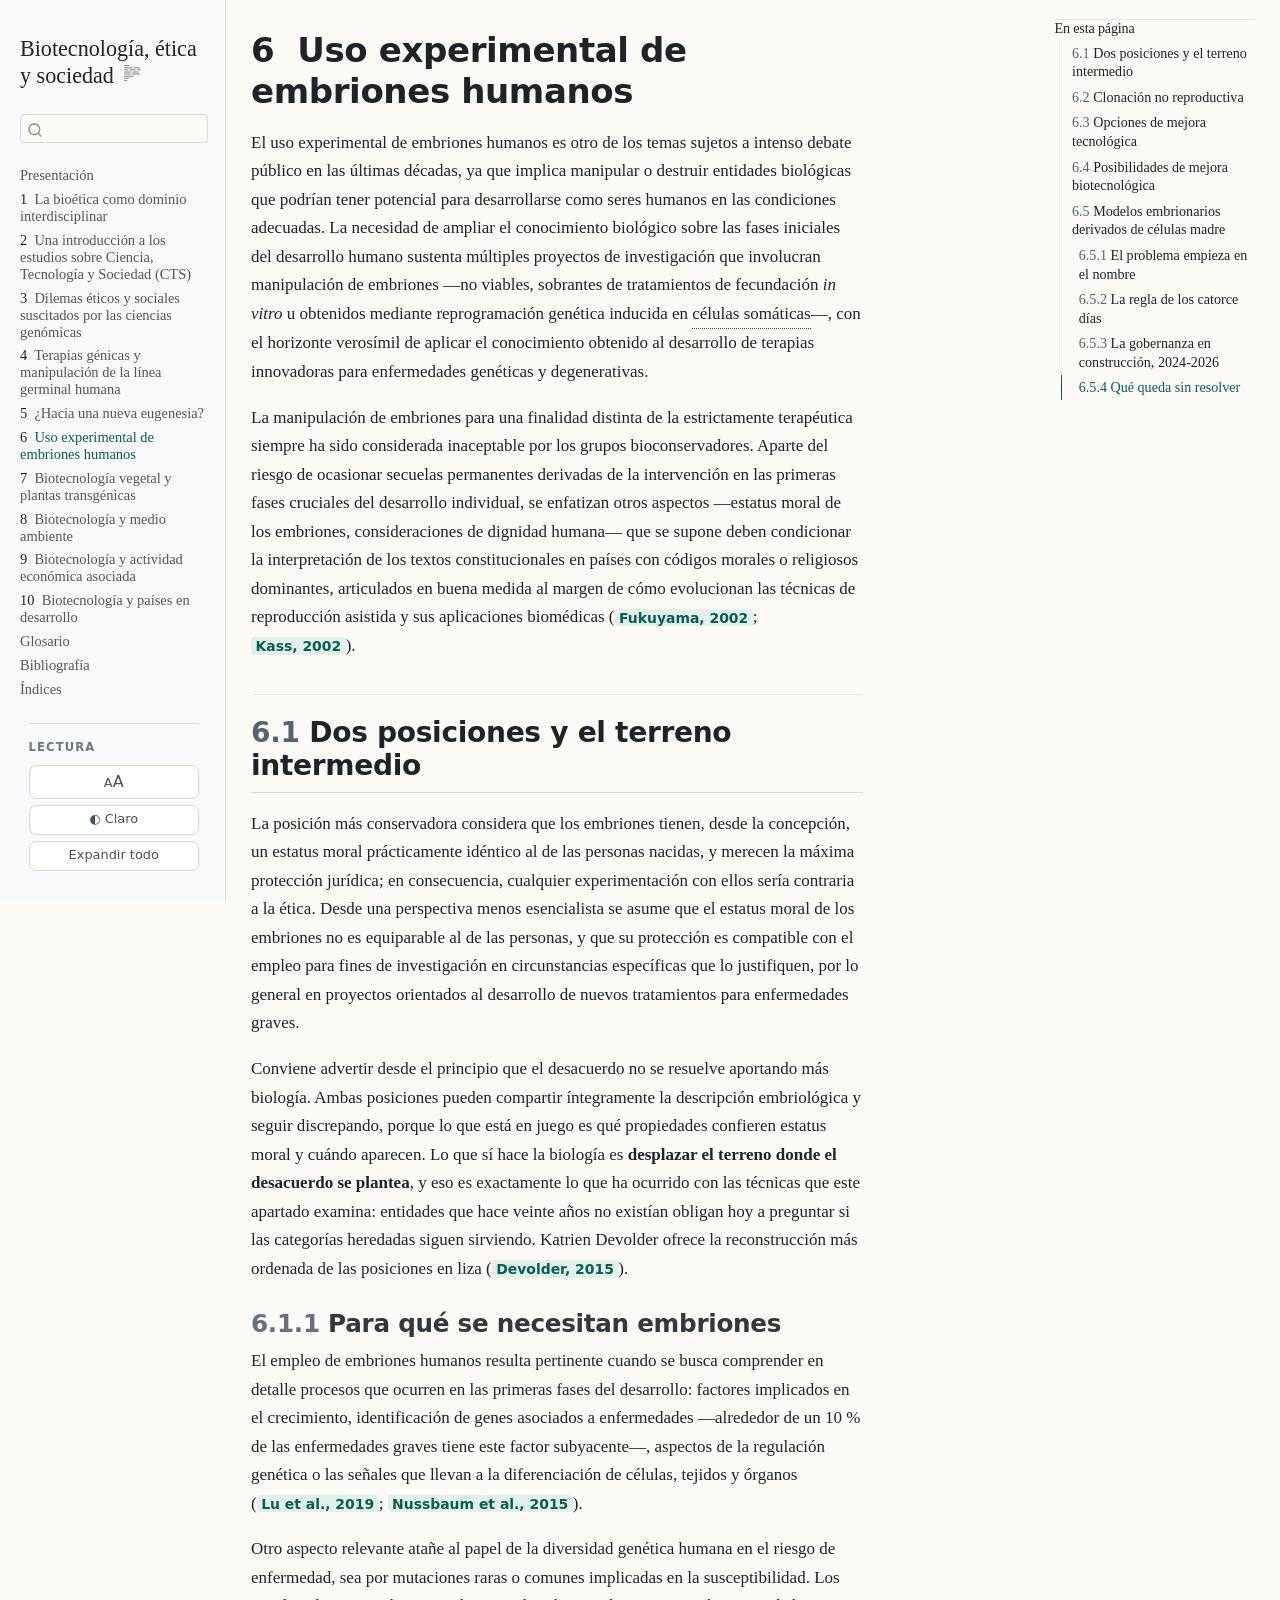
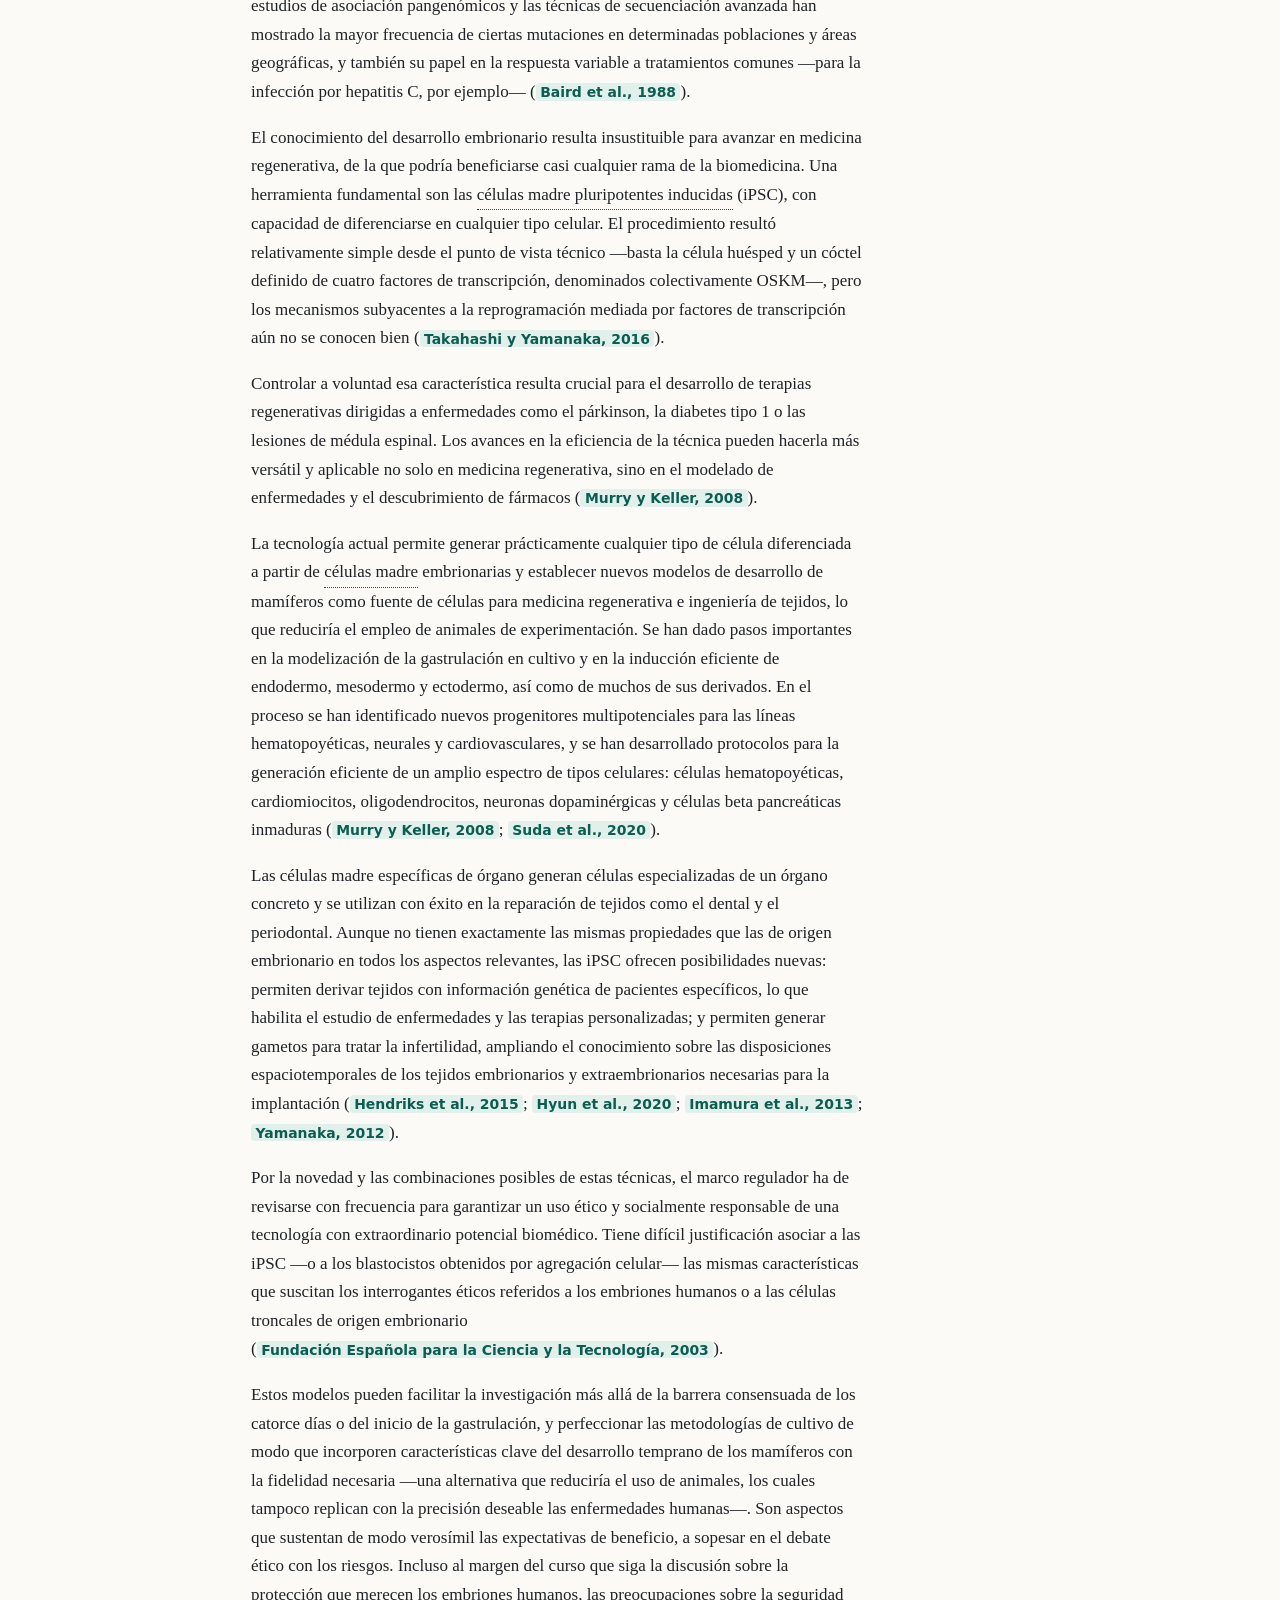
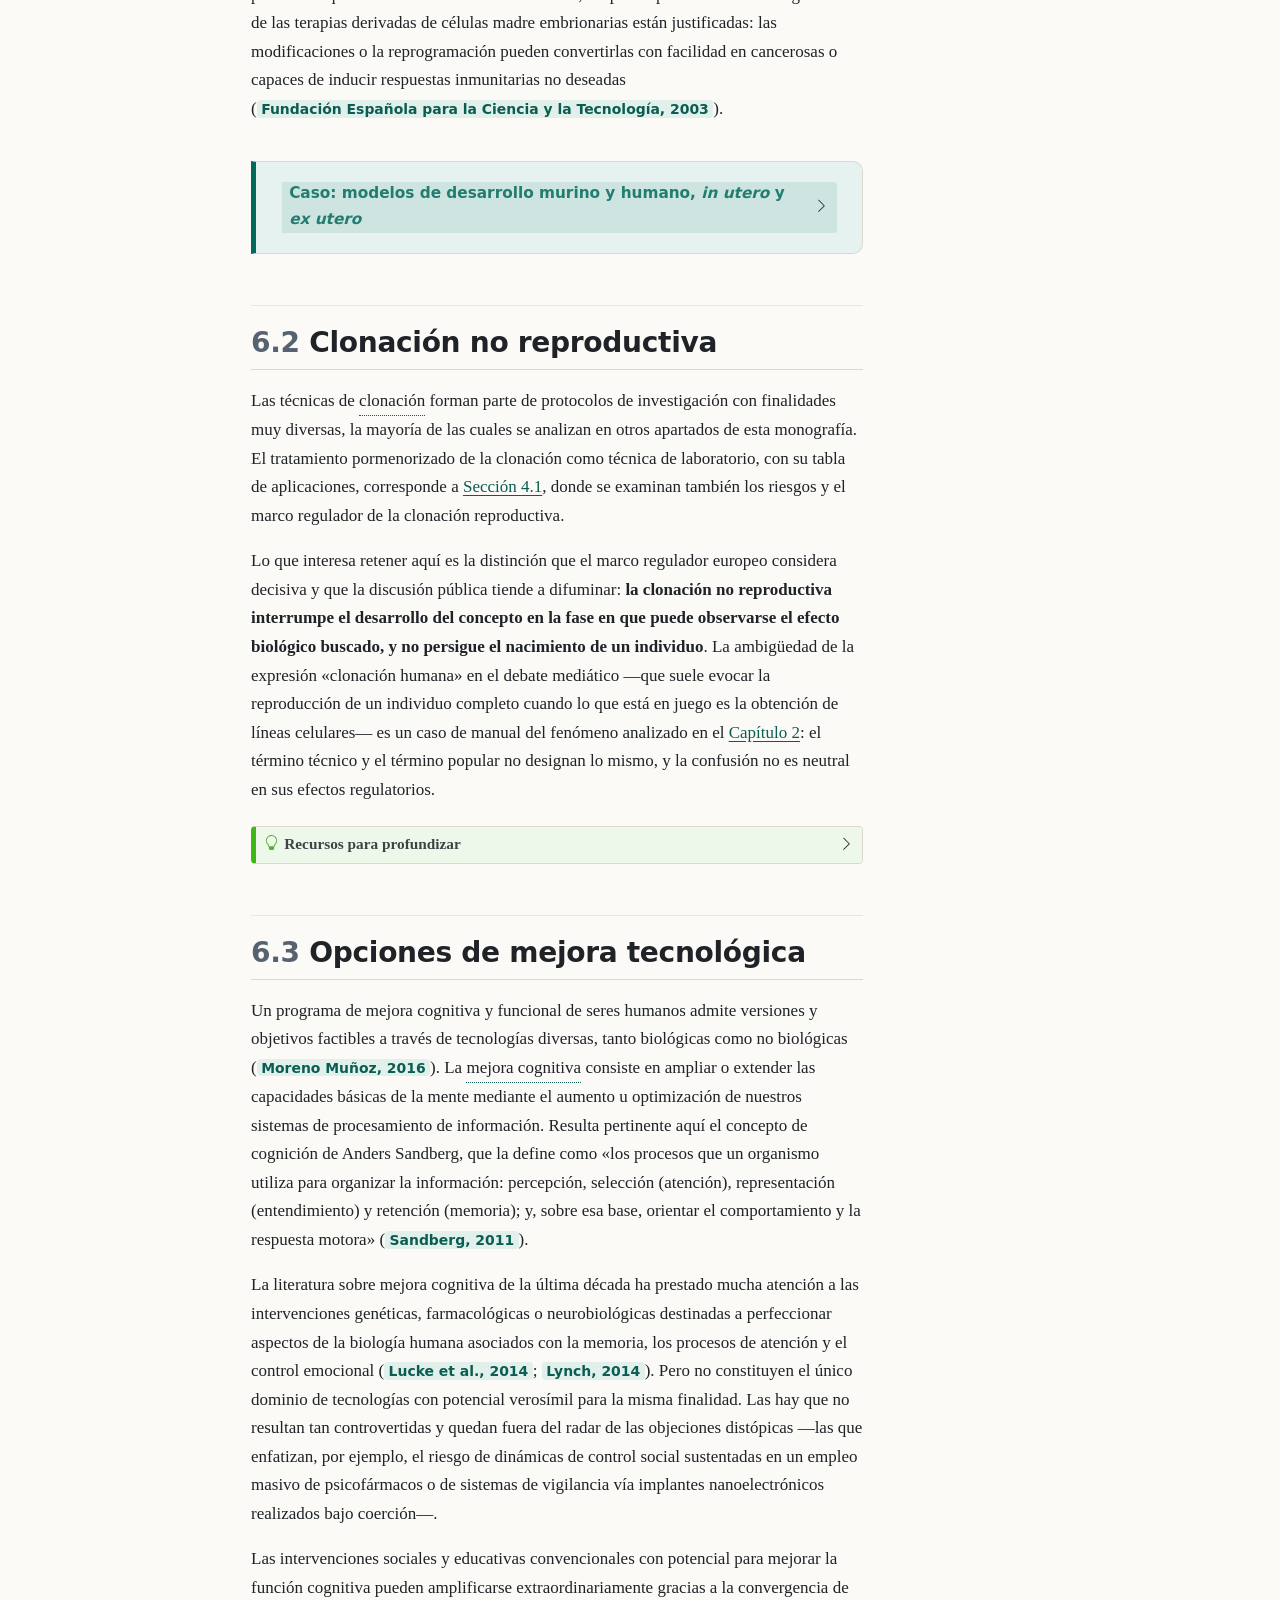
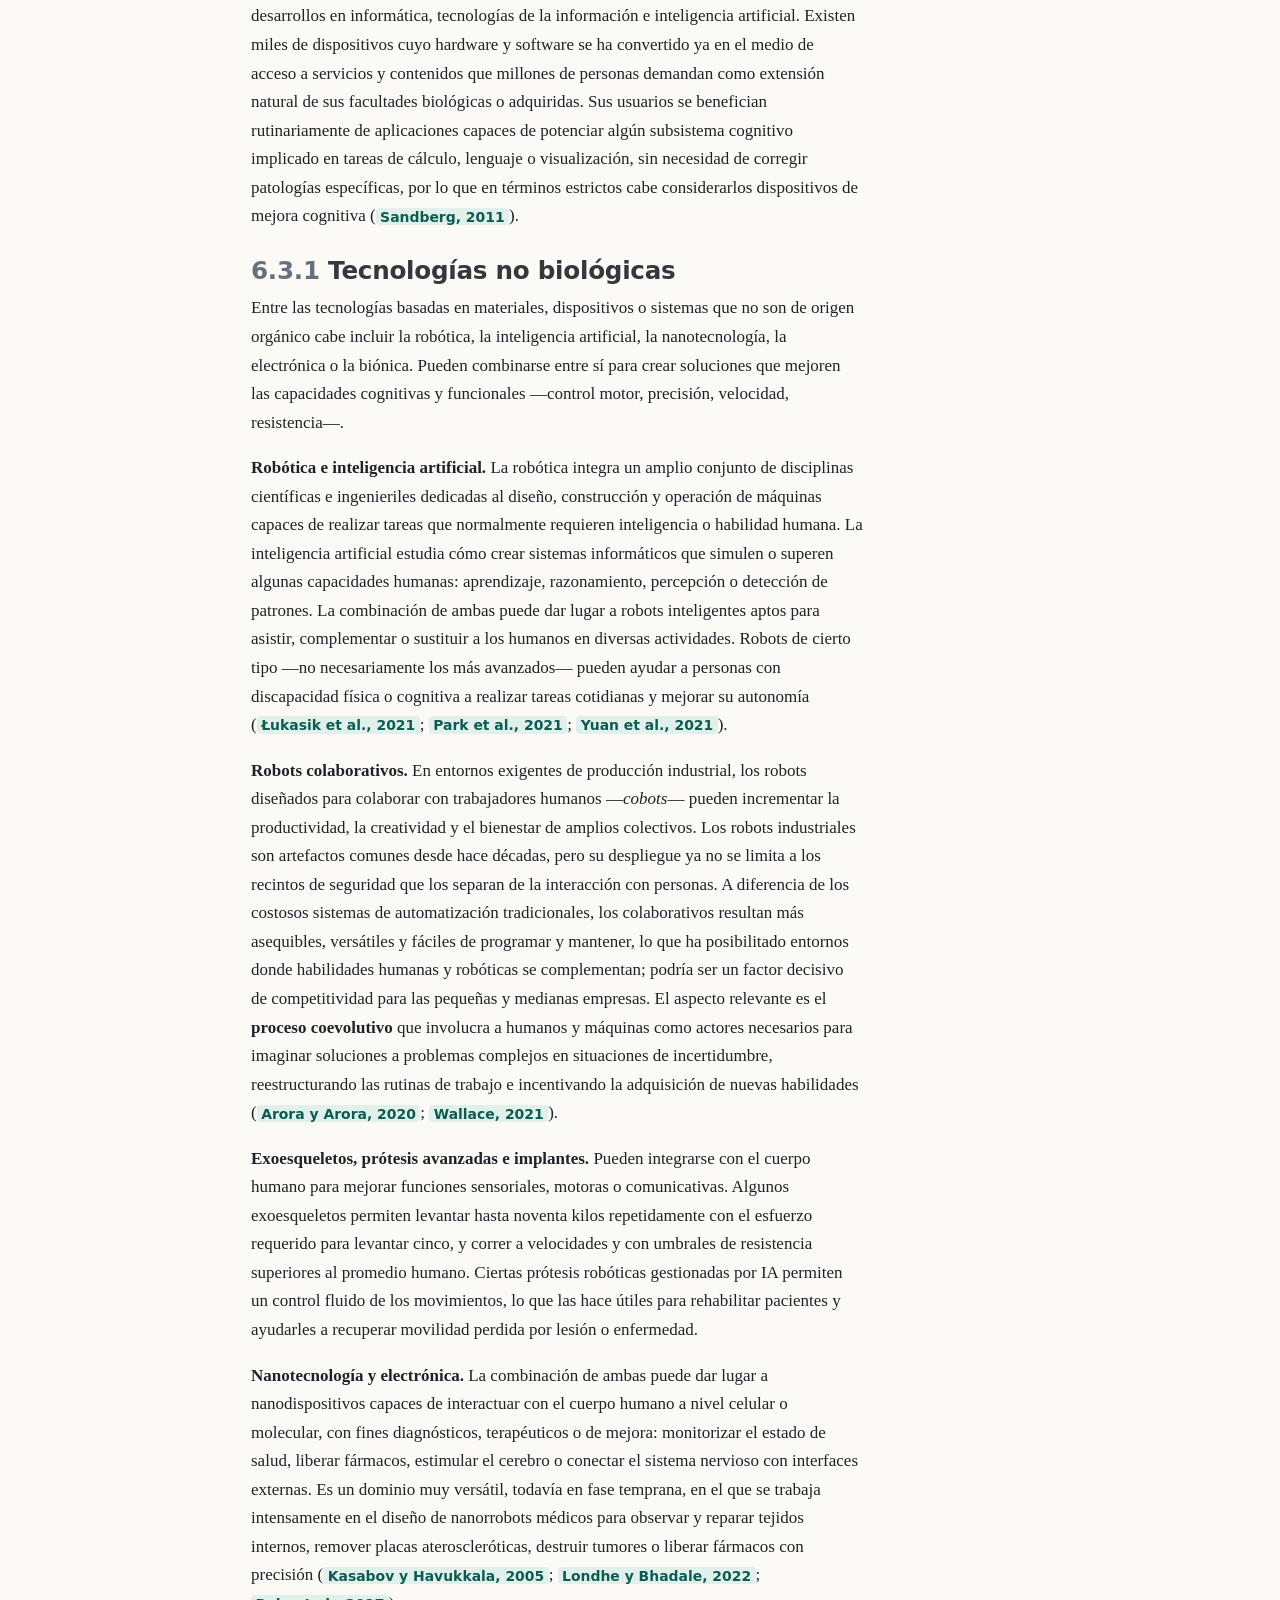
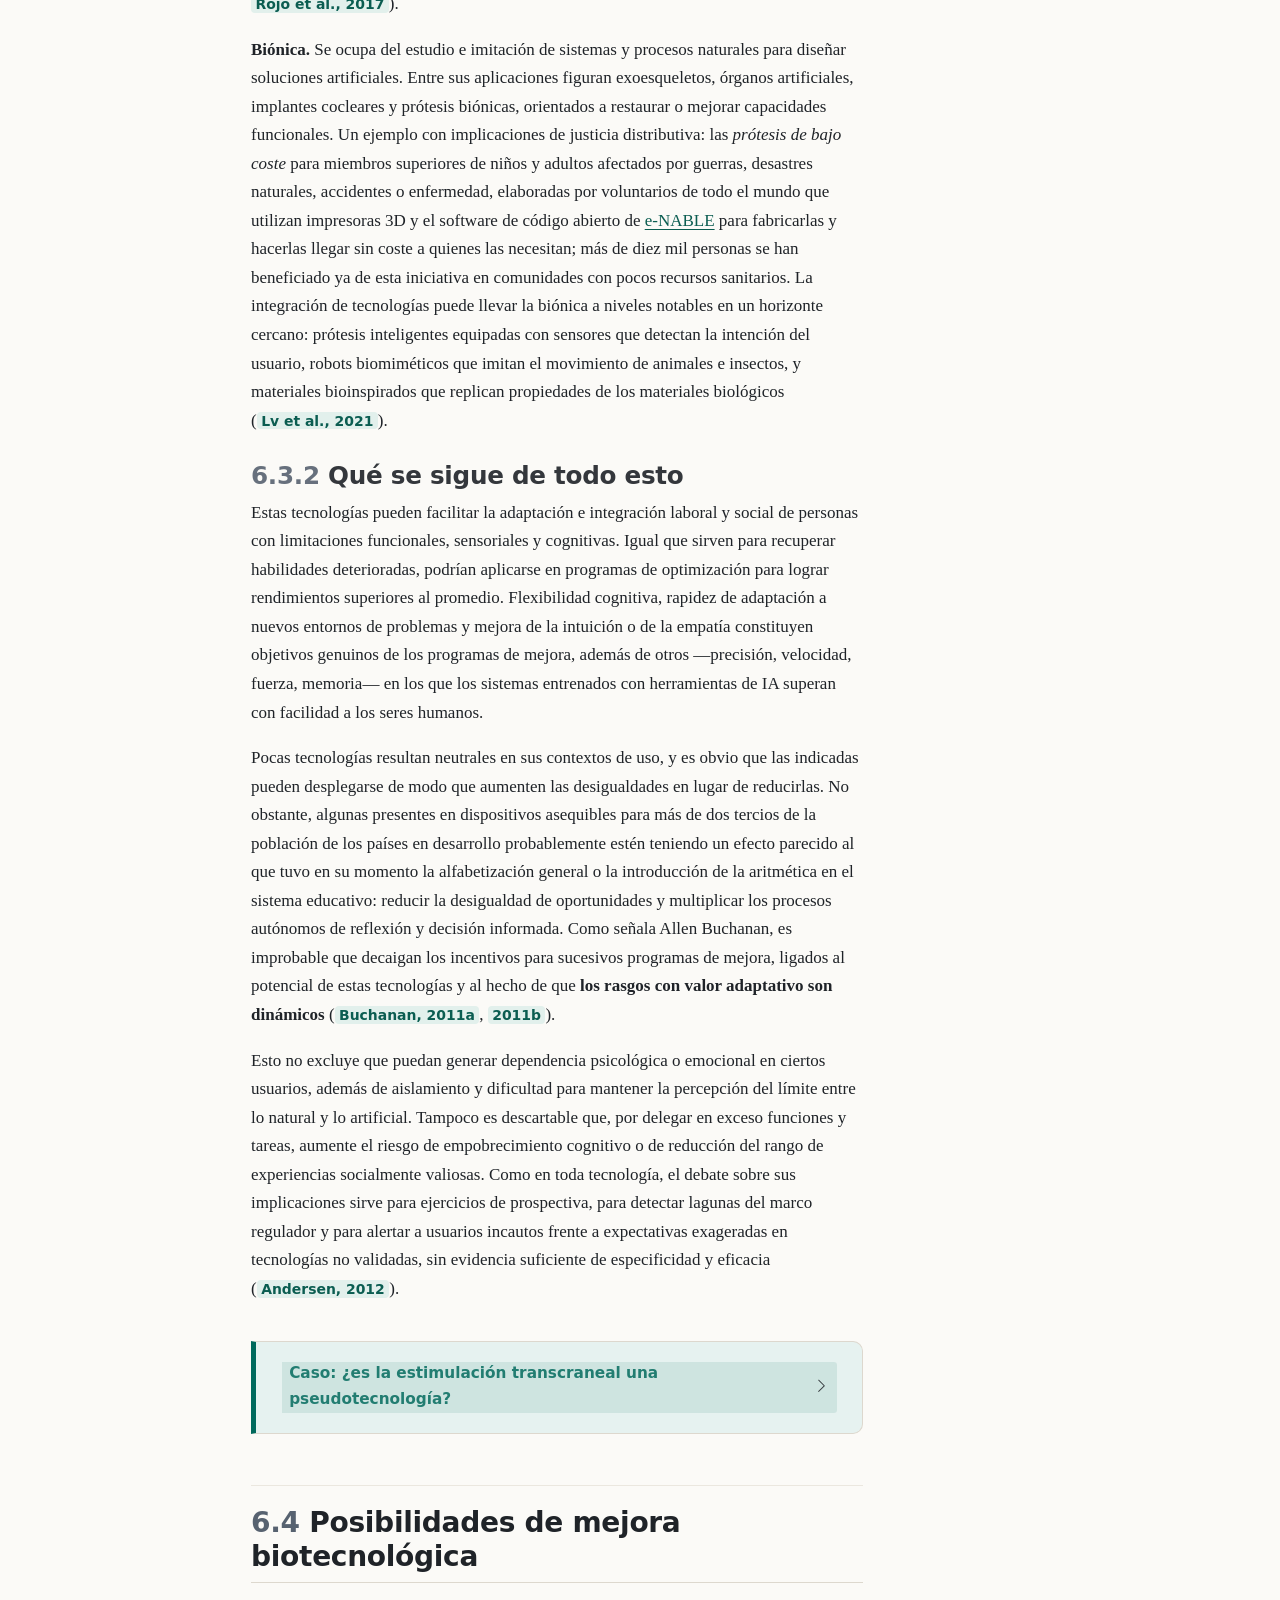
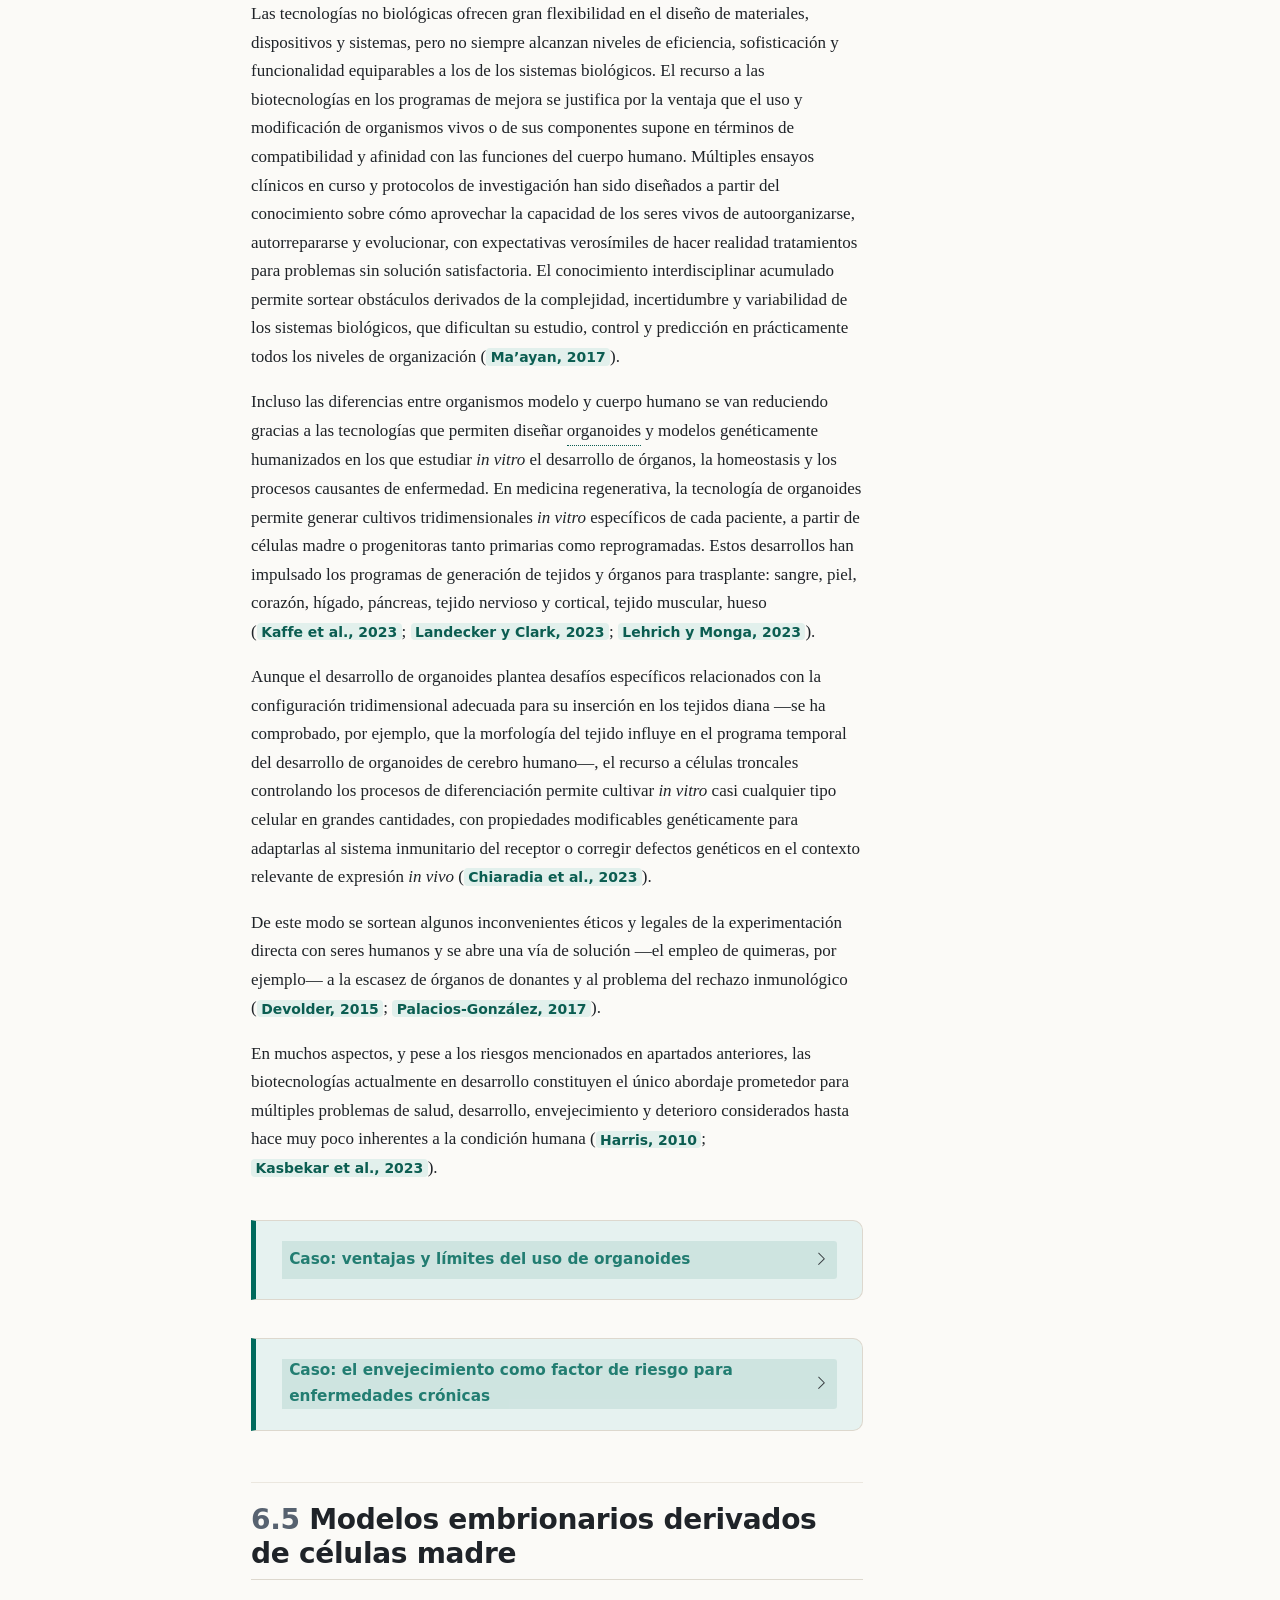
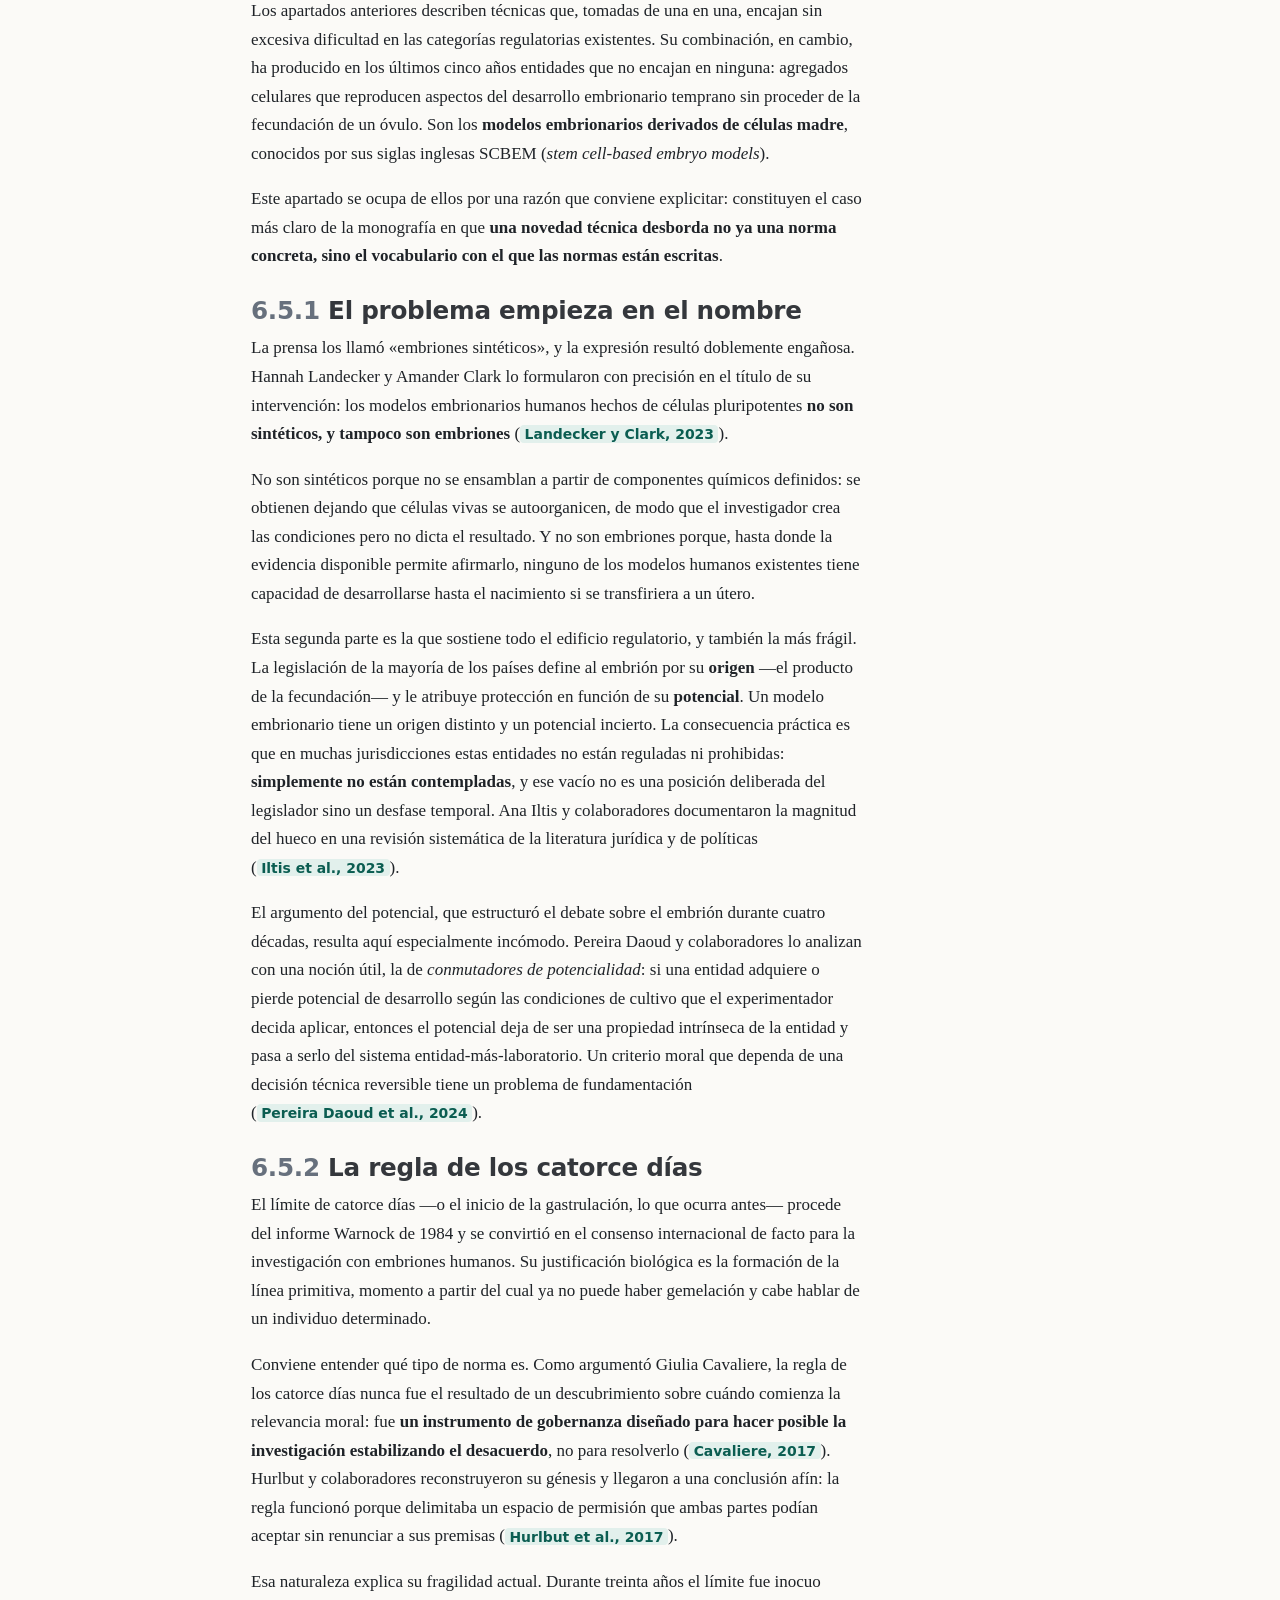
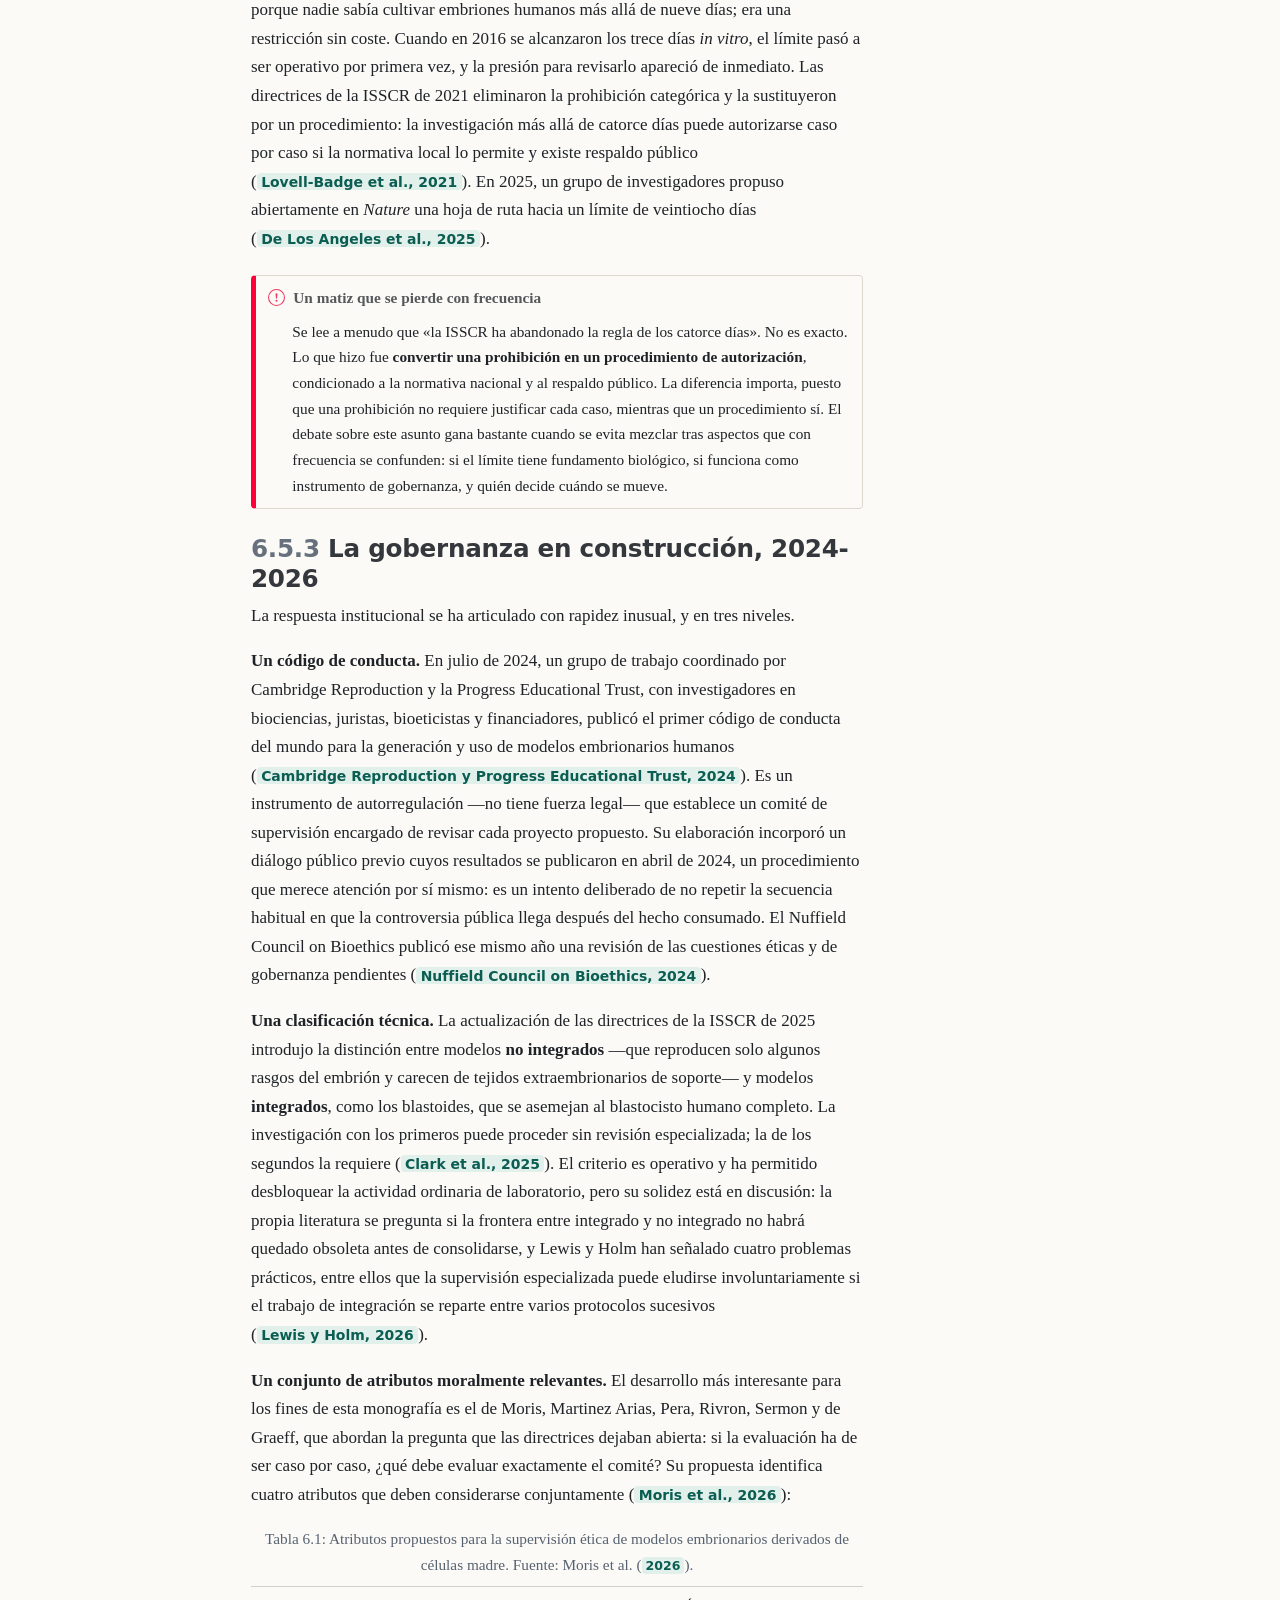
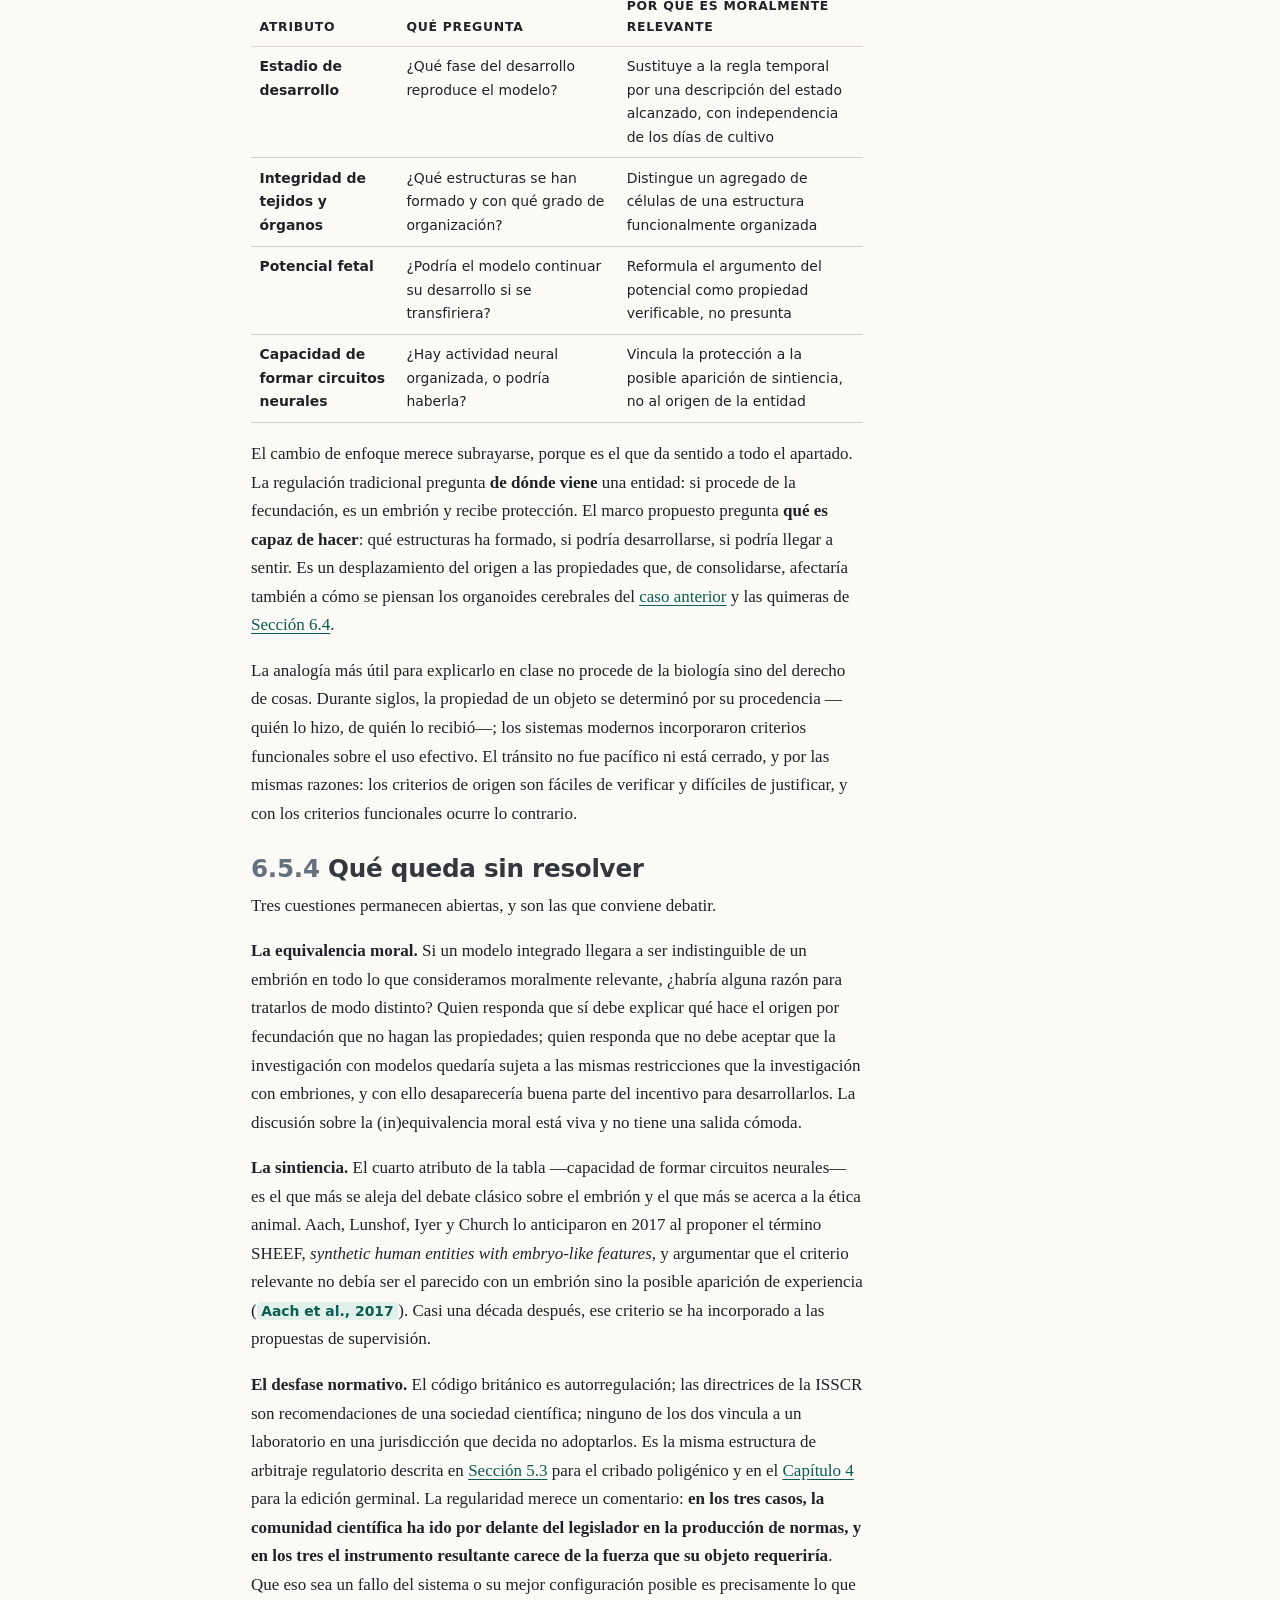
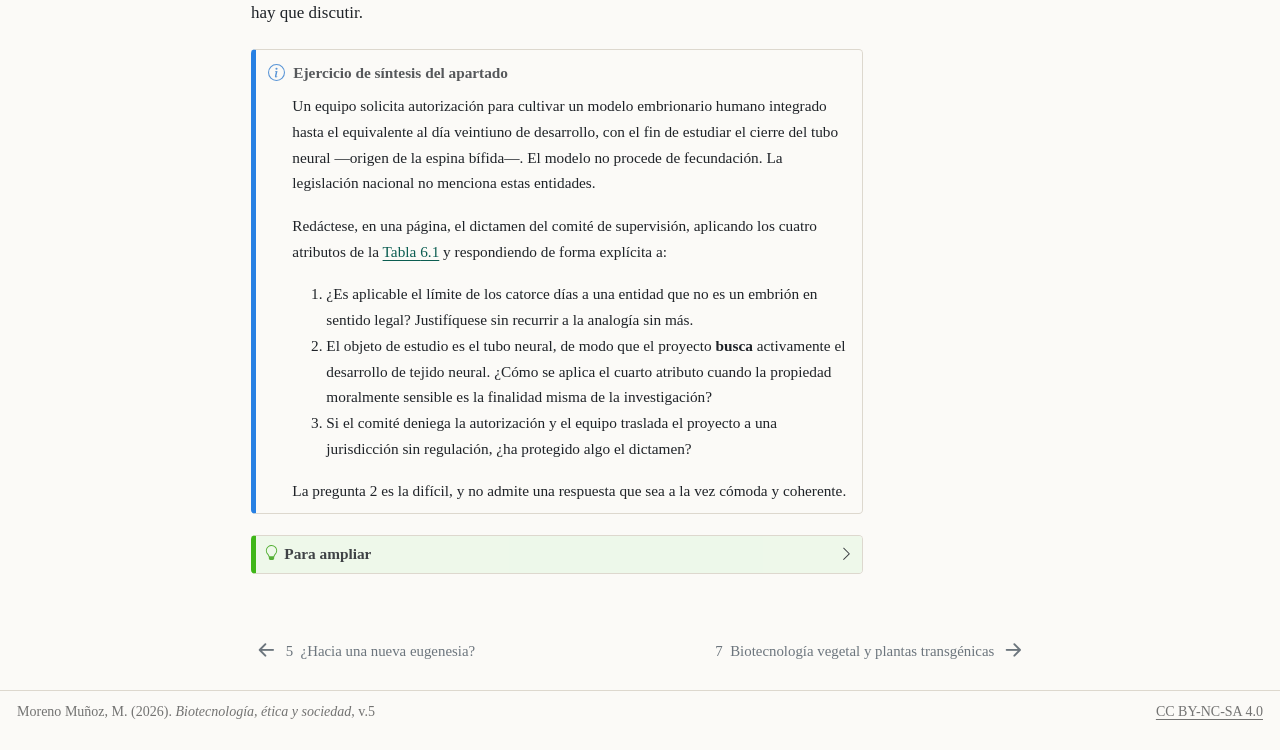
<file: 06-embriones.html>
<!DOCTYPE html>
<html xmlns="http://www.w3.org/1999/xhtml" lang="es" xml:lang="es"><head>

<meta charset="utf-8">
<meta name="generator" content="quarto-1.8.27">

<meta name="viewport" content="width=device-width, initial-scale=1.0, user-scalable=yes">


<title>6&nbsp; Uso experimental de embriones humanos – Biotecnología, ética y sociedad</title>
<style>
code{white-space: pre-wrap;}
span.smallcaps{font-variant: small-caps;}
div.columns{display: flex; gap: min(4vw, 1.5em);}
div.column{flex: auto; overflow-x: auto;}
div.hanging-indent{margin-left: 1.5em; text-indent: -1.5em;}
ul.task-list{list-style: none;}
ul.task-list li input[type="checkbox"] {
  width: 0.8em;
  margin: 0 0.8em 0.2em -1em; /* quarto-specific, see https://github.com/quarto-dev/quarto-cli/issues/4556 */ 
  vertical-align: middle;
}
/* CSS for citations */
div.csl-bib-body { }
div.csl-entry {
  clear: both;
  margin-bottom: 1em;
}
.hanging-indent div.csl-entry {
  margin-left:2em;
  text-indent:-2em;
}
div.csl-left-margin {
  min-width:2em;
  float:left;
}
div.csl-right-inline {
  margin-left:2em;
  padding-left:1em;
}
div.csl-indent {
  margin-left: 2em;
}</style>


<script src="site_libs/quarto-nav/quarto-nav.js"></script>
<script src="site_libs/quarto-nav/headroom.min.js"></script>
<script src="site_libs/clipboard/clipboard.min.js"></script>
<script src="site_libs/quarto-search/autocomplete.umd.js"></script>
<script src="site_libs/quarto-search/fuse.min.js"></script>
<script src="site_libs/quarto-search/quarto-search.js"></script>
<meta name="quarto:offset" content="./">
<link href="./07-vegetal.html" rel="next">
<link href="./05-eugenesia.html" rel="prev">
<link href="./img/portada.svg" rel="icon" type="image/svg+xml">
<script src="site_libs/quarto-html/quarto.js" type="module"></script>
<script src="site_libs/quarto-html/tabsets/tabsets.js" type="module"></script>
<script src="site_libs/quarto-html/axe/axe-check.js" type="module"></script>
<script src="site_libs/quarto-html/popper.min.js"></script>
<script src="site_libs/quarto-html/tippy.umd.min.js"></script>
<script src="site_libs/quarto-html/anchor.min.js"></script>
<link href="site_libs/quarto-html/tippy.css" rel="stylesheet">
<link href="site_libs/quarto-html/quarto-syntax-highlighting-734bfe885269c4a88ff10b7879bcf292.css" rel="stylesheet" id="quarto-text-highlighting-styles">
<script src="site_libs/bootstrap/bootstrap.min.js"></script>
<link href="site_libs/bootstrap/bootstrap-icons.css" rel="stylesheet">
<link href="site_libs/bootstrap/bootstrap-aa750061c3e4a39b8253c813aff436c5.min.css" rel="stylesheet" append-hash="true" id="quarto-bootstrap" data-mode="light">
<script id="quarto-search-options" type="application/json">{
  "location": "sidebar",
  "copy-button": false,
  "collapse-after": 3,
  "panel-placement": "start",
  "type": "textbox",
  "limit": 50,
  "keyboard-shortcut": [
    "f",
    "/",
    "s"
  ],
  "show-item-context": false,
  "language": {
    "search-no-results-text": "No se han encontrado resultados",
    "search-matching-documents-text": "documentos encontrados",
    "search-copy-link-title": "Copiar el enlace en la búsqueda",
    "search-hide-matches-text": "Ocultar resultados adicionales",
    "search-more-match-text": "resultado adicional en este documento",
    "search-more-matches-text": "resultados adicionales en este documento",
    "search-clear-button-title": "Borrar",
    "search-text-placeholder": "",
    "search-detached-cancel-button-title": "Cancelar",
    "search-submit-button-title": "Enviar",
    "search-label": "Buscar"
  }
}</script>
<style>html{ scroll-behavior: smooth; }</style>
<meta name="description" content="Monografía técnica sobre biotecnología, ética y sociedad para estudiantes del Máster Universitario en Biotecnología.">
<meta name="color-scheme" content="light dark">


</head>

<body class="nav-sidebar docked quarto-light">

<div id="quarto-search-results"></div>
  <header id="quarto-header" class="headroom fixed-top">
  <nav class="quarto-secondary-nav">
    <div class="container-fluid d-flex">
      <button type="button" class="quarto-btn-toggle btn" data-bs-toggle="collapse" role="button" data-bs-target=".quarto-sidebar-collapse-item" aria-controls="quarto-sidebar" aria-expanded="false" aria-label="Alternar barra lateral" onclick="if (window.quartoToggleHeadroom) { window.quartoToggleHeadroom(); }">
        <i class="bi bi-layout-text-sidebar-reverse"></i>
      </button>
        <nav class="quarto-page-breadcrumbs" aria-label="breadcrumb"><ol class="breadcrumb"><li class="breadcrumb-item"><a href="./06-embriones.html"><span class="chapter-number">6</span>&nbsp; <span class="chapter-title">Uso experimental de embriones humanos</span></a></li></ol></nav>
        <a class="flex-grow-1" role="navigation" data-bs-toggle="collapse" data-bs-target=".quarto-sidebar-collapse-item" aria-controls="quarto-sidebar" aria-expanded="false" aria-label="Alternar barra lateral" onclick="if (window.quartoToggleHeadroom) { window.quartoToggleHeadroom(); }">      
        </a>
      <button type="button" class="btn quarto-search-button" aria-label="Buscar" onclick="window.quartoOpenSearch();">
        <i class="bi bi-search"></i>
      </button>
    </div>
  </nav>
</header>
<!-- content -->
<div id="quarto-content" class="quarto-container page-columns page-rows-contents page-layout-article">
<!-- sidebar -->
  <nav id="quarto-sidebar" class="sidebar collapse collapse-horizontal quarto-sidebar-collapse-item sidebar-navigation docked overflow-auto">
    <div class="pt-lg-2 mt-2 text-left sidebar-header">
    <div class="sidebar-title mb-0 py-0">
      <a href="./">Biotecnología, ética y sociedad</a> 
        <div class="sidebar-tools-main">
  <a href="" class="quarto-reader-toggle quarto-navigation-tool px-1" onclick="window.quartoToggleReader(); return false;" title="Alternar modo lector">
  <div class="quarto-reader-toggle-btn">
  <i class="bi"></i>
  </div>
</a>
</div>
    </div>
      </div>
        <div class="mt-2 flex-shrink-0 align-items-center">
        <div class="sidebar-search">
        <div id="quarto-search" class="" title="Buscar"></div>
        </div>
        </div>
    <div class="sidebar-menu-container"> 
    <ul class="list-unstyled mt-1">
        <li class="sidebar-item">
  <div class="sidebar-item-container"> 
  <a href="./index.html" class="sidebar-item-text sidebar-link">
 <span class="menu-text">Presentación</span></a>
  </div>
</li>
        <li class="sidebar-item">
  <div class="sidebar-item-container"> 
  <a href="./01-bioetica.html" class="sidebar-item-text sidebar-link">
 <span class="menu-text"><span class="chapter-number">1</span>&nbsp; <span class="chapter-title">La bioética como dominio interdisciplinar</span></span></a>
  </div>
</li>
        <li class="sidebar-item">
  <div class="sidebar-item-container"> 
  <a href="./02-cts.html" class="sidebar-item-text sidebar-link">
 <span class="menu-text"><span class="chapter-number">2</span>&nbsp; <span class="chapter-title">Una introducción a los estudios sobre Ciencia, Tecnología y Sociedad (CTS)</span></span></a>
  </div>
</li>
        <li class="sidebar-item">
  <div class="sidebar-item-container"> 
  <a href="./03-genomica.html" class="sidebar-item-text sidebar-link">
 <span class="menu-text"><span class="chapter-number">3</span>&nbsp; <span class="chapter-title">Dilemas éticos y sociales suscitados por las ciencias genómicas</span></span></a>
  </div>
</li>
        <li class="sidebar-item">
  <div class="sidebar-item-container"> 
  <a href="./04-terapias-genicas.html" class="sidebar-item-text sidebar-link">
 <span class="menu-text"><span class="chapter-number">4</span>&nbsp; <span class="chapter-title">Terapias génicas y manipulación de la línea germinal humana</span></span></a>
  </div>
</li>
        <li class="sidebar-item">
  <div class="sidebar-item-container"> 
  <a href="./05-eugenesia.html" class="sidebar-item-text sidebar-link">
 <span class="menu-text"><span class="chapter-number">5</span>&nbsp; <span class="chapter-title">¿Hacia una nueva eugenesia?</span></span></a>
  </div>
</li>
        <li class="sidebar-item">
  <div class="sidebar-item-container"> 
  <a href="./06-embriones.html" class="sidebar-item-text sidebar-link active">
 <span class="menu-text"><span class="chapter-number">6</span>&nbsp; <span class="chapter-title">Uso experimental de embriones humanos</span></span></a>
  </div>
</li>
        <li class="sidebar-item">
  <div class="sidebar-item-container"> 
  <a href="./07-vegetal.html" class="sidebar-item-text sidebar-link">
 <span class="menu-text"><span class="chapter-number">7</span>&nbsp; <span class="chapter-title">Biotecnología vegetal y plantas transgénicas</span></span></a>
  </div>
</li>
        <li class="sidebar-item">
  <div class="sidebar-item-container"> 
  <a href="./08-medio-ambiente.html" class="sidebar-item-text sidebar-link">
 <span class="menu-text"><span class="chapter-number">8</span>&nbsp; <span class="chapter-title">Biotecnología y medio ambiente</span></span></a>
  </div>
</li>
        <li class="sidebar-item">
  <div class="sidebar-item-container"> 
  <a href="./09-economia.html" class="sidebar-item-text sidebar-link">
 <span class="menu-text"><span class="chapter-number">9</span>&nbsp; <span class="chapter-title">Biotecnología y actividad económica asociada</span></span></a>
  </div>
</li>
        <li class="sidebar-item">
  <div class="sidebar-item-container"> 
  <a href="./10-paises-desarrollo.html" class="sidebar-item-text sidebar-link">
 <span class="menu-text"><span class="chapter-number">10</span>&nbsp; <span class="chapter-title">Biotecnología y países en desarrollo</span></span></a>
  </div>
</li>
        <li class="sidebar-item">
  <div class="sidebar-item-container"> 
  <a href="./11-glosario.html" class="sidebar-item-text sidebar-link">
 <span class="menu-text">Glosario</span></a>
  </div>
</li>
        <li class="sidebar-item">
  <div class="sidebar-item-container"> 
  <a href="./12-bibliografia.html" class="sidebar-item-text sidebar-link">
 <span class="menu-text">Bibliografía</span></a>
  </div>
</li>
        <li class="sidebar-item">
  <div class="sidebar-item-container"> 
  <a href="./13-indices.html" class="sidebar-item-text sidebar-link">
 <span class="menu-text">Índices</span></a>
  </div>
</li>
    </ul>
    </div>
</nav>
<div id="quarto-sidebar-glass" class="quarto-sidebar-collapse-item" data-bs-toggle="collapse" data-bs-target=".quarto-sidebar-collapse-item"></div>
<!-- margin-sidebar -->
    <div id="quarto-margin-sidebar" class="sidebar margin-sidebar">
        <nav id="TOC" role="doc-toc" class="toc-active">
    <h2 id="toc-title">En esta página</h2>
   
  <ul>
  <li><a href="#sec-embriones-estatus" id="toc-sec-embriones-estatus" class="nav-link active" data-scroll-target="#sec-embriones-estatus"><span class="header-section-number">6.1</span> Dos posiciones y el terreno intermedio</a>
  <ul class="collapse">
  <li><a href="#sec-embriones-utilidad" id="toc-sec-embriones-utilidad" class="nav-link" data-scroll-target="#sec-embriones-utilidad"><span class="header-section-number">6.1.1</span> Para qué se necesitan embriones</a></li>
  </ul></li>
  <li><a href="#sec-embriones-clonacion-no-reproductiva" id="toc-sec-embriones-clonacion-no-reproductiva" class="nav-link" data-scroll-target="#sec-embriones-clonacion-no-reproductiva"><span class="header-section-number">6.2</span> Clonación no reproductiva</a></li>
  <li><a href="#sec-embriones-opciones-de-mejora-tecnologica" id="toc-sec-embriones-opciones-de-mejora-tecnologica" class="nav-link" data-scroll-target="#sec-embriones-opciones-de-mejora-tecnologica"><span class="header-section-number">6.3</span> Opciones de mejora tecnológica</a>
  <ul class="collapse">
  <li><a href="#sec-embriones-tecnologias-no-biologicas" id="toc-sec-embriones-tecnologias-no-biologicas" class="nav-link" data-scroll-target="#sec-embriones-tecnologias-no-biologicas"><span class="header-section-number">6.3.1</span> Tecnologías no biológicas</a></li>
  <li><a href="#sec-embriones-implicaciones-mejora" id="toc-sec-embriones-implicaciones-mejora" class="nav-link" data-scroll-target="#sec-embriones-implicaciones-mejora"><span class="header-section-number">6.3.2</span> Qué se sigue de todo esto</a></li>
  </ul></li>
  <li><a href="#sec-embriones-posibilidades-de-mejora-biotecnologica" id="toc-sec-embriones-posibilidades-de-mejora-biotecnologica" class="nav-link" data-scroll-target="#sec-embriones-posibilidades-de-mejora-biotecnologica"><span class="header-section-number">6.4</span> Posibilidades de mejora biotecnológica</a></li>
  <li><a href="#sec-embriones-modelos" id="toc-sec-embriones-modelos" class="nav-link" data-scroll-target="#sec-embriones-modelos"><span class="header-section-number">6.5</span> Modelos embrionarios derivados de células madre</a>
  <ul class="collapse">
  <li><a href="#sec-embriones-modelos-nombre" id="toc-sec-embriones-modelos-nombre" class="nav-link" data-scroll-target="#sec-embriones-modelos-nombre"><span class="header-section-number">6.5.1</span> El problema empieza en el nombre</a></li>
  <li><a href="#sec-embriones-modelos-14dias" id="toc-sec-embriones-modelos-14dias" class="nav-link" data-scroll-target="#sec-embriones-modelos-14dias"><span class="header-section-number">6.5.2</span> La regla de los catorce días</a></li>
  <li><a href="#sec-embriones-modelos-gobernanza" id="toc-sec-embriones-modelos-gobernanza" class="nav-link" data-scroll-target="#sec-embriones-modelos-gobernanza"><span class="header-section-number">6.5.3</span> La gobernanza en construcción, 2024-2026</a></li>
  <li><a href="#sec-embriones-modelos-pendiente" id="toc-sec-embriones-modelos-pendiente" class="nav-link" data-scroll-target="#sec-embriones-modelos-pendiente"><span class="header-section-number">6.5.4</span> Qué queda sin resolver</a></li>
  </ul></li>
  </ul>
</nav>
    </div>
<!-- main -->
<main class="content" id="quarto-document-content">

<header id="title-block-header" class="quarto-title-block default">
<div class="quarto-title">
<h1 class="title"><span id="sec-embriones" class="quarto-section-identifier"><span class="chapter-number">6</span>&nbsp; <span class="chapter-title">Uso experimental de embriones humanos</span></span></h1>
</div>



<div class="quarto-title-meta">

    
  
    
  </div>
  


</header>


<p>El uso experimental de embriones humanos es otro de los temas sujetos a intenso debate público en las últimas décadas, ya que implica manipular o destruir entidades biológicas que podrían tener potencial para desarrollarse como seres humanos en las condiciones adecuadas. La necesidad de ampliar el conocimiento biológico sobre las fases iniciales del desarrollo humano sustenta múltiples proyectos de investigación que involucran manipulación de embriones —no viables, sobrantes de tratamientos de fecundación <em>in vitro</em> u obtenidos mediante reprogramación genética inducida en <button type="button" class="gloss" data-gloss="celulas-somaticas" aria-expanded="false" aria-haspopup="dialog" aria-describedby="gd-celulas-somaticas-1">células somáticas</button><span class="gloss-def" id="gd-celulas-somaticas-1" hidden="">Células que forman los tejidos y órganos del cuerpo, excluyendo las
células reproductivas.</span>—, con el horizonte verosímil de aplicar el conocimiento obtenido al desarrollo de terapias innovadoras para enfermedades genéticas y degenerativas.</p>
<p>La manipulación de embriones para una finalidad distinta de la estrictamente terapéutica siempre ha sido considerada inaceptable por los grupos bioconservadores. Aparte del riesgo de ocasionar secuelas permanentes derivadas de la intervención en las primeras fases cruciales del desarrollo individual, se enfatizan otros aspectos —estatus moral de los embriones, consideraciones de dignidad humana— que se supone deben condicionar la interpretación de los textos constitucionales en países con códigos morales o religiosos dominantes, articulados en buena medida al margen de cómo evolucionan las técnicas de reproducción asistida y sus aplicaciones biomédicas <span class="citation" data-cites="fukuyama2002 kass2002">(<a href="12-bibliografia.html#ref-fukuyama2002" role="doc-biblioref">Fukuyama, 2002</a>; <a href="12-bibliografia.html#ref-kass2002" role="doc-biblioref">Kass, 2002</a>)</span>.</p>
<section id="sec-embriones-estatus" class="level2" data-number="6.1">
<h2 data-number="6.1" class="anchored" data-anchor-id="sec-embriones-estatus"><span class="header-section-number">6.1</span> Dos posiciones y el terreno intermedio</h2>
<p>La posición más conservadora considera que los embriones tienen, desde la concepción, un estatus moral prácticamente idéntico al de las personas nacidas, y merecen la máxima protección jurídica; en consecuencia, cualquier experimentación con ellos sería contraria a la ética. Desde una perspectiva menos esencialista se asume que el estatus moral de los embriones no es equiparable al de las personas, y que su protección es compatible con el empleo para fines de investigación en circunstancias específicas que lo justifiquen, por lo general en proyectos orientados al desarrollo de nuevos tratamientos para enfermedades graves.</p>
<p>Conviene advertir desde el principio que el desacuerdo no se resuelve aportando más biología. Ambas posiciones pueden compartir íntegramente la descripción embriológica y seguir discrepando, porque lo que está en juego es qué propiedades confieren estatus moral y cuándo aparecen. Lo que sí hace la biología es <strong>desplazar el terreno donde el desacuerdo se plantea</strong>, y eso es exactamente lo que ha ocurrido con las técnicas que este apartado examina: entidades que hace veinte años no existían obligan hoy a preguntar si las categorías heredadas siguen sirviendo. Katrien Devolder ofrece la reconstrucción más ordenada de las posiciones en liza <span class="citation" data-cites="devolder2015">(<a href="12-bibliografia.html#ref-devolder2015" role="doc-biblioref">Devolder, 2015</a>)</span>.</p>
<section id="sec-embriones-utilidad" class="level3" data-number="6.1.1">
<h3 data-number="6.1.1" class="anchored" data-anchor-id="sec-embriones-utilidad"><span class="header-section-number">6.1.1</span> Para qué se necesitan embriones</h3>
<p>El empleo de embriones humanos resulta pertinente cuando se busca comprender en detalle procesos que ocurren en las primeras fases del desarrollo: factores implicados en el crecimiento, identificación de genes asociados a enfermedades —alrededor de un 10 % de las enfermedades graves tiene este factor subyacente—, aspectos de la regulación genética o las señales que llevan a la diferenciación de células, tejidos y órganos <span class="citation" data-cites="lu2019 nussbaum2015genetics">(<a href="12-bibliografia.html#ref-lu2019" role="doc-biblioref">Lu et al., 2019</a>; <a href="12-bibliografia.html#ref-nussbaum2015genetics" role="doc-biblioref">Nussbaum et al., 2015</a>)</span>.</p>
<p>Otro aspecto relevante atañe al papel de la diversidad genética humana en el riesgo de enfermedad, sea por mutaciones raras o comunes implicadas en la susceptibilidad. Los estudios de asociación pangenómicos y las técnicas de secuenciación avanzada han mostrado la mayor frecuencia de ciertas mutaciones en determinadas poblaciones y áreas geográficas, y también su papel en la respuesta variable a tratamientos comunes —para la infección por hepatitis C, por ejemplo— <span class="citation" data-cites="baird1988">(<a href="12-bibliografia.html#ref-baird1988" role="doc-biblioref">Baird et al., 1988</a>)</span>.</p>
<p>El conocimiento del desarrollo embrionario resulta insustituible para avanzar en medicina regenerativa, de la que podría beneficiarse casi cualquier rama de la biomedicina. Una herramienta fundamental son las <button type="button" class="gloss" data-gloss="pluripotencia-inducida" aria-expanded="false" aria-haspopup="dialog" aria-describedby="gd-pluripotencia-inducida-2">células madre pluripotentes inducidas</button><span class="gloss-def" id="gd-pluripotencia-inducida-2" hidden="">Proceso de reprogramación de células adultas para convertirlas en
células madre pluripotentes.</span> (iPSC), con capacidad de diferenciarse en cualquier tipo celular. El procedimiento resultó relativamente simple desde el punto de vista técnico —basta la célula huésped y un cóctel definido de cuatro factores de transcripción, denominados colectivamente OSKM—, pero los mecanismos subyacentes a la reprogramación mediada por factores de transcripción aún no se conocen bien <span class="citation" data-cites="takahashi2016">(<a href="12-bibliografia.html#ref-takahashi2016" role="doc-biblioref">Takahashi y Yamanaka, 2016</a>)</span>.</p>
<p>Controlar a voluntad esa característica resulta crucial para el desarrollo de terapias regenerativas dirigidas a enfermedades como el párkinson, la diabetes tipo 1 o las lesiones de médula espinal. Los avances en la eficiencia de la técnica pueden hacerla más versátil y aplicable no solo en medicina regenerativa, sino en el modelado de enfermedades y el descubrimiento de fármacos <span class="citation" data-cites="murry2008">(<a href="12-bibliografia.html#ref-murry2008" role="doc-biblioref">Murry y Keller, 2008</a>)</span>.</p>
<p>La tecnología actual permite generar prácticamente cualquier tipo de célula diferenciada a partir de <button type="button" class="gloss" data-gloss="celulas-madre-pluripotentes" aria-expanded="false" aria-haspopup="dialog" aria-describedby="gd-celulas-madre-pluripotentes-3">células madre</button><span class="gloss-def" id="gd-celulas-madre-pluripotentes-3" hidden="">Células con capacidad de diferenciarse en cualquier tipo celular del
organismo, fundamentales en medicina regenerativa.</span> embrionarias y establecer nuevos modelos de desarrollo de mamíferos como fuente de células para medicina regenerativa e ingeniería de tejidos, lo que reduciría el empleo de animales de experimentación. Se han dado pasos importantes en la modelización de la gastrulación en cultivo y en la inducción eficiente de endodermo, mesodermo y ectodermo, así como de muchos de sus derivados. En el proceso se han identificado nuevos progenitores multipotenciales para las líneas hematopoyéticas, neurales y cardiovasculares, y se han desarrollado protocolos para la generación eficiente de un amplio espectro de tipos celulares: células hematopoyéticas, cardiomiocitos, oligodendrocitos, neuronas dopaminérgicas y células beta pancreáticas inmaduras <span class="citation" data-cites="murry2008 suda2020">(<a href="12-bibliografia.html#ref-murry2008" role="doc-biblioref">Murry y Keller, 2008</a>; <a href="12-bibliografia.html#ref-suda2020" role="doc-biblioref">Suda et al., 2020</a>)</span>.</p>
<p>Las células madre específicas de órgano generan células especializadas de un órgano concreto y se utilizan con éxito en la reparación de tejidos como el dental y el periodontal. Aunque no tienen exactamente las mismas propiedades que las de origen embrionario en todos los aspectos relevantes, las iPSC ofrecen posibilidades nuevas: permiten derivar tejidos con información genética de pacientes específicos, lo que habilita el estudio de enfermedades y las terapias personalizadas; y permiten generar gametos para tratar la infertilidad, ampliando el conocimiento sobre las disposiciones espaciotemporales de los tejidos embrionarios y extraembrionarios necesarias para la implantación <span class="citation" data-cites="yamanaka2012 imamura2013 hyun2020 hendriks2015">(<a href="12-bibliografia.html#ref-hendriks2015" role="doc-biblioref">Hendriks et al., 2015</a>; <a href="12-bibliografia.html#ref-hyun2020" role="doc-biblioref">Hyun et al., 2020</a>; <a href="12-bibliografia.html#ref-imamura2013" role="doc-biblioref">Imamura et al., 2013</a>; <a href="12-bibliografia.html#ref-yamanaka2012" role="doc-biblioref">Yamanaka, 2012</a>)</span>.</p>
<p>Por la novedad y las combinaciones posibles de estas técnicas, el marco regulador ha de revisarse con frecuencia para garantizar un uso ético y socialmente responsable de una tecnología con extraordinario potencial biomédico. Tiene difícil justificación asociar a las iPSC —o a los blastocistos obtenidos por agregación celular— las mismas características que suscitan los interrogantes éticos referidos a los embriones humanos o a las células troncales de origen embrionario <span class="citation" data-cites="fecyt2003">(<a href="12-bibliografia.html#ref-fecyt2003" role="doc-biblioref">Fundación Española para la Ciencia y la Tecnología, 2003</a>)</span>.</p>
<p>Estos modelos pueden facilitar la investigación más allá de la barrera consensuada de los catorce días o del inicio de la gastrulación, y perfeccionar las metodologías de cultivo de modo que incorporen características clave del desarrollo temprano de los mamíferos con la fidelidad necesaria —una alternativa que reduciría el uso de animales, los cuales tampoco replican con la precisión deseable las enfermedades humanas—. Son aspectos que sustentan de modo verosímil las expectativas de beneficio, a sopesar en el debate ético con los riesgos. Incluso al margen del curso que siga la discusión sobre la protección que merecen los embriones humanos, las preocupaciones sobre la seguridad de las terapias derivadas de células madre embrionarias están justificadas: las modificaciones o la reprogramación pueden convertirlas con facilidad en cancerosas o capaces de inducir respuestas inmunitarias no deseadas <span class="citation" data-cites="fecyt2003">(<a href="12-bibliografia.html#ref-fecyt2003" role="doc-biblioref">Fundación Española para la Ciencia y la Tecnología, 2003</a>)</span>.</p>
<div id="caso-modelos-desarrollo" class="caso callout callout-style-default callout-note callout-titled">
<div class="callout-header d-flex align-content-center collapsed" data-bs-toggle="collapse" data-bs-target=".callout-1-contents" aria-controls="callout-1" aria-expanded="false" aria-label="Toggle callout">
<div class="callout-icon-container">
<i class="callout-icon"></i>
</div>
<div class="callout-title-container flex-fill">
<span class="screen-reader-only">Nota</span>Caso: modelos de desarrollo murino y humano, <em>in utero</em> y <em>ex utero</em>
</div>
<div class="callout-btn-toggle d-inline-block border-0 py-1 ps-1 pe-0 float-end"><i class="callout-toggle"></i></div>
</div>
<div id="callout-1" class="callout-1-contents callout-collapse collapse">
<div class="callout-body-container callout-body">
<div class="tabset-margin-container"></div><div class="panel-tabset">
<ul class="nav nav-tabs" role="tablist"><li class="nav-item" role="presentation"><a class="nav-link active" id="tabset-1-1-tab" data-bs-toggle="tab" data-bs-target="#tabset-1-1" role="tab" aria-controls="tabset-1-1" aria-selected="true" href="" aria-current="page">Los distintos modelos de embrión</a></li><li class="nav-item" role="presentation"><a class="nav-link" id="tabset-1-2-tab" data-bs-toggle="tab" data-bs-target="#tabset-1-2" role="tab" aria-controls="tabset-1-2" aria-selected="false" href="">Modelos ensamblados y cultivados <em>ex utero</em></a></li><li class="nav-item" role="presentation"><a class="nav-link" id="tabset-1-3-tab" data-bs-toggle="tab" data-bs-target="#tabset-1-3" role="tab" aria-controls="tabset-1-3" aria-selected="false" href="">Cuestiones para el debate</a></li></ul>
<div class="tab-content">
<div id="tabset-1-1" class="tab-pane active" role="tabpanel" aria-labelledby="tabset-1-1-tab">
<p>Los modelos del embrión se han construido con células madre de ratón y humanas para reproducir el desarrollo de partes del embrión propiamente dicho y de los tejidos extraembrionarios del concepto.</p>
<p><strong>En ratón.</strong> Los <em>blastoides</em> se asemejan al concepto preimplantatorio de 3,5 días, contienen análogos de los tres linajes que forman el embrión, la placenta y el saco vitelino, y recapitulan aspectos de la implantación uterina. Los <em>modelos ETX</em> se asemejan a las regiones internas del concepto posimplantatorio de 6,5 días y forman células de tipo gastrulante. Los <em>gastruloides</em> se asemejan a las partes medial y posterior del embrión de 8,5 días y forman rasgos de los tres ejes ortogonales.</p>
<p><strong>En humano.</strong> El trabajo está menos avanzado pero sigue una trayectoria similar: los modelos epiblasto-amnióticos recapitulan la formación de la cavidad amniótica y la gastrulación, mientras que los cultivos sobre micropatrones 2D modelan aspectos del patrón posimplantatorio.</p>
<p>Los días 7-9 y el día 14 del desarrollo humano son hitos biológicos que delimitan la aparición de propiedades específicas: la capacidad de implantarse en el útero y la formación de la línea primitiva —gastrulación—, respectivamente <span class="citation" data-cites="hyun2020">(<a href="12-bibliografia.html#ref-hyun2020" role="doc-biblioref">Hyun et al., 2020</a>)</span>.</p>
</div>
<div id="tabset-1-2" class="tab-pane" role="tabpanel" aria-labelledby="tabset-1-2-tab">
<p>El trabajo del equipo de Jacob Hanna con embriones sintéticos de ratón posgastrulación, generados <em>ex utero</em> a partir de células madre embrionarias en estado naíf, marcó el punto de inflexión técnico del campo <span class="citation" data-cites="tarazi2022">(<a href="12-bibliografia.html#ref-tarazi2022" role="doc-biblioref">Tarazi et al., 2022</a>)</span>. El material audiovisual publicado con el artículo permite observar el desarrollo del modelo y constituye el mejor recurso disponible para la discusión en clase.</p>
<p>El caso paralelo de la reprogramación de células de la piel para formar cuasiembriones humanos se examina en <a href="04-terapias-genicas.html#sec-terapias-clonacion" class="quarto-xref"><span>Sección 4.1</span></a>; conviene leer ambos de forma consecutiva, porque plantean el mismo problema desde dos puntos de partida distintos.</p>
</div>
<div id="tabset-1-3" class="tab-pane" role="tabpanel" aria-labelledby="tabset-1-3-tab">
<ol type="1">
<li>¿Qué hace que un modelo sea «un modelo de» algo y no ese algo? Formúlese el criterio antes de aplicarlo a los blastoides.</li>
<li>Los hitos del día 7-9 y del día 14 marcan capacidades biológicas —implantación, gastrulación—. ¿Por qué una capacidad biológica habría de tener consecuencias morales? ¿Cuál sería el argumento?</li>
<li>Si un modelo de ratón alcanza la organogénesis <em>ex utero</em>, ¿qué se sigue para el caso humano? Adviértase que la inferencia no es automática, y véase <a href="#sec-embriones-modelos" class="quarto-xref"><span>Sección 6.5</span></a>.</li>
</ol>
</div>
</div>
</div>
</div>
</div>
</div>
</section>
</section>
<section id="sec-embriones-clonacion-no-reproductiva" class="level2" data-number="6.2">
<h2 data-number="6.2" class="anchored" data-anchor-id="sec-embriones-clonacion-no-reproductiva"><span class="header-section-number">6.2</span> Clonación no reproductiva</h2>
<p>Las técnicas de <button type="button" class="gloss" data-gloss="clonacion-terapeutica" aria-expanded="false" aria-haspopup="dialog" aria-describedby="gd-clonacion-terapeutica-4">clonación</button><span class="gloss-def" id="gd-clonacion-terapeutica-4" hidden="">Creación de embriones clonados con fines de investigación o
terapéuticos, sin intención de implantación para reproducción.</span> forman parte de protocolos de investigación con finalidades muy diversas, la mayoría de las cuales se analizan en otros apartados de esta monografía. El tratamiento pormenorizado de la clonación como técnica de laboratorio, con su tabla de aplicaciones, corresponde a <a href="04-terapias-genicas.html#sec-terapias-clonacion" class="quarto-xref"><span>Sección 4.1</span></a>, donde se examinan también los riesgos y el marco regulador de la clonación reproductiva.</p>
<p>Lo que interesa retener aquí es la distinción que el marco regulador europeo considera decisiva y que la discusión pública tiende a difuminar: <strong>la clonación no reproductiva interrumpe el desarrollo del concepto en la fase en que puede observarse el efecto biológico buscado, y no persigue el nacimiento de un individuo</strong>. La ambigüedad de la expresión «clonación humana» en el debate mediático —que suele evocar la reproducción de un individuo completo cuando lo que está en juego es la obtención de líneas celulares— es un caso de manual del fenómeno analizado en el <a href="02-cts.html" class="quarto-xref"><span>Capítulo 2</span></a>: el término técnico y el término popular no designan lo mismo, y la confusión no es neutral en sus efectos regulatorios.</p>
<div class="callout callout-style-default callout-tip callout-titled">
<div class="callout-header d-flex align-content-center collapsed" data-bs-toggle="collapse" data-bs-target=".callout-2-contents" aria-controls="callout-2" aria-expanded="false" aria-label="Toggle callout">
<div class="callout-icon-container">
<i class="callout-icon"></i>
</div>
<div class="callout-title-container flex-fill">
<span class="screen-reader-only">Tip</span>Recursos para profundizar
</div>
<div class="callout-btn-toggle d-inline-block border-0 py-1 ps-1 pe-0 float-end"><i class="callout-toggle"></i></div>
</div>
<div id="callout-2" class="callout-2-contents callout-collapse collapse">
<div class="callout-body-container callout-body">
<ul>
<li>Observaciones 1 a 6 en <a href="04-terapias-genicas.html#sec-terapias-clonacion" class="quarto-xref"><span>Sección 4.1</span></a>, sobre riesgos y marco regulador.</li>
<li>Iáñez Pareja, E. «<a href="https://www.ugr.es/~eianez/Biotecnologia/Clonacion.html">Clonación: aspectos científicos</a>» y «<a href="https://www.ugr.es/~eianez/Biotecnologia/clonreproetic.htm">Ética de la clonación reproductiva</a>». Universidad de Granada.</li>
<li>«<a href="https://www.bioeticaweb.com/conclusiones-y-recomendaciones-del-comitac-de-expertos-sobre-bioactica-y-clonaciasn-1999/">Conclusiones y recomendaciones del Comité de expertos sobre Bioética y Clonación</a>» (1999). <em>Bioeticaweb</em>.</li>
<li>Informe de la FECYT sobre investigación con células troncales <span class="citation" data-cites="fecyt2003">(<a href="12-bibliografia.html#ref-fecyt2003" role="doc-biblioref">Fundación Española para la Ciencia y la Tecnología, 2003</a>)</span>.</li>
<li>Huguet Santos, P. (2004). <em><a href="https://webs.ucm.es/BUCM/tesis/bio/ucm-t27583.pdf">Clonación humana: aspectos bioéticos y legales</a></em>. Tesis doctoral dirigida por Juan Ramón Lacadena. Universidad Complutense de Madrid.</li>
</ul>
</div>
</div>
</div>
</section>
<section id="sec-embriones-opciones-de-mejora-tecnologica" class="level2" data-number="6.3">
<h2 data-number="6.3" class="anchored" data-anchor-id="sec-embriones-opciones-de-mejora-tecnologica"><span class="header-section-number">6.3</span> Opciones de mejora tecnológica</h2>
<p>Un programa de mejora cognitiva y funcional de seres humanos admite versiones y objetivos factibles a través de tecnologías diversas, tanto biológicas como no biológicas <span class="citation" data-cites="morenomunoz2016a">(<a href="12-bibliografia.html#ref-morenomunoz2016a" role="doc-biblioref">Moreno Muñoz, 2016</a>)</span>. La <button type="button" class="gloss" data-gloss="mejora-cognitiva" aria-expanded="false" aria-haspopup="dialog" aria-describedby="gd-mejora-cognitiva-5">mejora cognitiva</button><span class="gloss-def" id="gd-mejora-cognitiva-5" hidden="">La mejora cognitiva es el proceso de aumentar o potenciar capacidades
mentales como la memoria, la atención, el razonamiento, el lenguaje,
etc., mediante el uso de diversas técnicas o tecnologías. Puede
contribuir a la “mejora funcional” (un mejor desempeño en actividades
cotidianas del ámbito laboral, académico o deportivo, entre otros). La
mejora cognitiva y funcional puede facilitarse con cuadernos de
ejercicios de estimulación cognitiva (tareas y problemas diseñados para
ejercitar las distintas funciones cognitivas), con juegos de
entrenamiento cerebral (aplicaciones o programas informáticos que
ofrecen una variedad de juegos interactivos y adaptativos que estimulan
las habilidades cognitivas de forma lúdica); o con algunas
neurotecnologías (dispositivos o sistemas que interactúan con el cerebro
para medir, modificar o mejorar su actividad eléctrica o química,
incluyendo el neurofeedback, la estimulación eléctrica transcraneal o
los implantes cerebrales, entre otras). Aparte de prevenir el deterioro
cognitivo, pueden utilizarse para mejorar ciertos parámetros de salud
mental, aumentar el rendimiento cognitivo o desarrollar otros aspectos
del potencial humano por encima de las capacidades promedio. Entre los
retos y dilemas éticos, sociales y legales asociados hay que considerar
aspectos como la seguridad, la eficacia, la accesibilidad, la equidad,
la autonomía o la identidad de las personas que las usan.</span> consiste en ampliar o extender las capacidades básicas de la mente mediante el aumento u optimización de nuestros sistemas de procesamiento de información. Resulta pertinente aquí el concepto de cognición de Anders Sandberg, que la define como «los procesos que un organismo utiliza para organizar la información: percepción, selección (atención), representación (entendimiento) y retención (memoria); y, sobre esa base, orientar el comportamiento y la respuesta motora» <span class="citation" data-cites="sandberg2011">(<a href="12-bibliografia.html#ref-sandberg2011" role="doc-biblioref">Sandberg, 2011</a>)</span>.</p>
<p>La literatura sobre mejora cognitiva de la última década ha prestado mucha atención a las intervenciones genéticas, farmacológicas o neurobiológicas destinadas a perfeccionar aspectos de la biología humana asociados con la memoria, los procesos de atención y el control emocional <span class="citation" data-cites="lucke2014 lynch2014">(<a href="12-bibliografia.html#ref-lucke2014" role="doc-biblioref">Lucke et al., 2014</a>; <a href="12-bibliografia.html#ref-lynch2014" role="doc-biblioref">Lynch, 2014</a>)</span>. Pero no constituyen el único dominio de tecnologías con potencial verosímil para la misma finalidad. Las hay que no resultan tan controvertidas y quedan fuera del radar de las objeciones distópicas —las que enfatizan, por ejemplo, el riesgo de dinámicas de control social sustentadas en un empleo masivo de psicofármacos o de sistemas de vigilancia vía implantes nanoelectrónicos realizados bajo coerción—.</p>
<p>Las intervenciones sociales y educativas convencionales con potencial para mejorar la función cognitiva pueden amplificarse extraordinariamente gracias a la convergencia de desarrollos en informática, tecnologías de la información e inteligencia artificial. Existen miles de dispositivos cuyo hardware y software se ha convertido ya en el medio de acceso a servicios y contenidos que millones de personas demandan como extensión natural de sus facultades biológicas o adquiridas. Sus usuarios se benefician rutinariamente de aplicaciones capaces de potenciar algún subsistema cognitivo implicado en tareas de cálculo, lenguaje o visualización, sin necesidad de corregir patologías específicas, por lo que en términos estrictos cabe considerarlos dispositivos de mejora cognitiva <span class="citation" data-cites="sandberg2011">(<a href="12-bibliografia.html#ref-sandberg2011" role="doc-biblioref">Sandberg, 2011</a>)</span>.</p>
<section id="sec-embriones-tecnologias-no-biologicas" class="level3" data-number="6.3.1">
<h3 data-number="6.3.1" class="anchored" data-anchor-id="sec-embriones-tecnologias-no-biologicas"><span class="header-section-number">6.3.1</span> Tecnologías no biológicas</h3>
<p>Entre las tecnologías basadas en materiales, dispositivos o sistemas que no son de origen orgánico cabe incluir la robótica, la inteligencia artificial, la nanotecnología, la electrónica o la biónica. Pueden combinarse entre sí para crear soluciones que mejoren las capacidades cognitivas y funcionales —control motor, precisión, velocidad, resistencia—.</p>
<p><strong>Robótica e inteligencia artificial.</strong> La robótica integra un amplio conjunto de disciplinas científicas e ingenieriles dedicadas al diseño, construcción y operación de máquinas capaces de realizar tareas que normalmente requieren inteligencia o habilidad humana. La inteligencia artificial estudia cómo crear sistemas informáticos que simulen o superen algunas capacidades humanas: aprendizaje, razonamiento, percepción o detección de patrones. La combinación de ambas puede dar lugar a robots inteligentes aptos para asistir, complementar o sustituir a los humanos en diversas actividades. Robots de cierto tipo —no necesariamente los más avanzados— pueden ayudar a personas con discapacidad física o cognitiva a realizar tareas cotidianas y mejorar su autonomía <span class="citation" data-cites="park2021 ukasik2021 yuan2021">(<a href="12-bibliografia.html#ref-ukasik2021" role="doc-biblioref">Łukasik et al., 2021</a>; <a href="12-bibliografia.html#ref-park2021" role="doc-biblioref">Park et al., 2021</a>; <a href="12-bibliografia.html#ref-yuan2021" role="doc-biblioref">Yuan et al., 2021</a>)</span>.</p>
<p><strong>Robots colaborativos.</strong> En entornos exigentes de producción industrial, los robots diseñados para colaborar con trabajadores humanos —<em>cobots</em>— pueden incrementar la productividad, la creatividad y el bienestar de amplios colectivos. Los robots industriales son artefactos comunes desde hace décadas, pero su despliegue ya no se limita a los recintos de seguridad que los separan de la interacción con personas. A diferencia de los costosos sistemas de automatización tradicionales, los colaborativos resultan más asequibles, versátiles y fáciles de programar y mantener, lo que ha posibilitado entornos donde habilidades humanas y robóticas se complementan; podría ser un factor decisivo de competitividad para las pequeñas y medianas empresas. El aspecto relevante es el <strong>proceso coevolutivo</strong> que involucra a humanos y máquinas como actores necesarios para imaginar soluciones a problemas complejos en situaciones de incertidumbre, reestructurando las rutinas de trabajo e incentivando la adquisición de nuevas habilidades <span class="citation" data-cites="wallace2021 arora2020">(<a href="12-bibliografia.html#ref-arora2020" role="doc-biblioref">Arora y Arora, 2020</a>; <a href="12-bibliografia.html#ref-wallace2021" role="doc-biblioref">Wallace, 2021</a>)</span>.</p>
<p><strong>Exoesqueletos, prótesis avanzadas e implantes.</strong> Pueden integrarse con el cuerpo humano para mejorar funciones sensoriales, motoras o comunicativas. Algunos exoesqueletos permiten levantar hasta noventa kilos repetidamente con el esfuerzo requerido para levantar cinco, y correr a velocidades y con umbrales de resistencia superiores al promedio humano. Ciertas prótesis robóticas gestionadas por IA permiten un control fluido de los movimientos, lo que las hace útiles para rehabilitar pacientes y ayudarles a recuperar movilidad perdida por lesión o enfermedad.</p>
<p><strong>Nanotecnología y electrónica.</strong> La combinación de ambas puede dar lugar a nanodispositivos capaces de interactuar con el cuerpo humano a nivel celular o molecular, con fines diagnósticos, terapéuticos o de mejora: monitorizar el estado de salud, liberar fármacos, estimular el cerebro o conectar el sistema nervioso con interfaces externas. Es un dominio muy versátil, todavía en fase temprana, en el que se trabaja intensamente en el diseño de nanorrobots médicos para observar y reparar tejidos internos, remover placas ateroscleróticas, destruir tumores o liberar fármacos con precisión <span class="citation" data-cites="londhe2022 rojo2017 kasabov2005">(<a href="12-bibliografia.html#ref-kasabov2005" role="doc-biblioref">Kasabov y Havukkala, 2005</a>; <a href="12-bibliografia.html#ref-londhe2022" role="doc-biblioref">Londhe y Bhadale, 2022</a>; <a href="12-bibliografia.html#ref-rojo2017" role="doc-biblioref">Rojo et al., 2017</a>)</span>.</p>
<p><strong>Biónica.</strong> Se ocupa del estudio e imitación de sistemas y procesos naturales para diseñar soluciones artificiales. Entre sus aplicaciones figuran exoesqueletos, órganos artificiales, implantes cocleares y prótesis biónicas, orientados a restaurar o mejorar capacidades funcionales. Un ejemplo con implicaciones de justicia distributiva: las <em>prótesis de bajo coste</em> para miembros superiores de niños y adultos afectados por guerras, desastres naturales, accidentes o enfermedad, elaboradas por voluntarios de todo el mundo que utilizan impresoras 3D y el software de código abierto de <a href="https://enablingthefuture.org/">e-NABLE</a> para fabricarlas y hacerlas llegar sin coste a quienes las necesitan; más de diez mil personas se han beneficiado ya de esta iniciativa en comunidades con pocos recursos sanitarios. La integración de tecnologías puede llevar la biónica a niveles notables en un horizonte cercano: prótesis inteligentes equipadas con sensores que detectan la intención del usuario, robots biomiméticos que imitan el movimiento de animales e insectos, y materiales bioinspirados que replican propiedades de los materiales biológicos <span class="citation" data-cites="lv2021">(<a href="12-bibliografia.html#ref-lv2021" role="doc-biblioref">Lv et al., 2021</a>)</span>.</p>
</section>
<section id="sec-embriones-implicaciones-mejora" class="level3" data-number="6.3.2">
<h3 data-number="6.3.2" class="anchored" data-anchor-id="sec-embriones-implicaciones-mejora"><span class="header-section-number">6.3.2</span> Qué se sigue de todo esto</h3>
<p>Estas tecnologías pueden facilitar la adaptación e integración laboral y social de personas con limitaciones funcionales, sensoriales y cognitivas. Igual que sirven para recuperar habilidades deterioradas, podrían aplicarse en programas de optimización para lograr rendimientos superiores al promedio. Flexibilidad cognitiva, rapidez de adaptación a nuevos entornos de problemas y mejora de la intuición o de la empatía constituyen objetivos genuinos de los programas de mejora, además de otros —precisión, velocidad, fuerza, memoria— en los que los sistemas entrenados con herramientas de IA superan con facilidad a los seres humanos.</p>
<p>Pocas tecnologías resultan neutrales en sus contextos de uso, y es obvio que las indicadas pueden desplegarse de modo que aumenten las desigualdades en lugar de reducirlas. No obstante, algunas presentes en dispositivos asequibles para más de dos tercios de la población de los países en desarrollo probablemente estén teniendo un efecto parecido al que tuvo en su momento la alfabetización general o la introducción de la aritmética en el sistema educativo: reducir la desigualdad de oportunidades y multiplicar los procesos autónomos de reflexión y decisión informada. Como señala Allen Buchanan, es improbable que decaigan los incentivos para sucesivos programas de mejora, ligados al potencial de estas tecnologías y al hecho de que <strong>los rasgos con valor adaptativo son dinámicos</strong> <span class="citation" data-cites="buchanan2011a buchanan2011b">(<a href="12-bibliografia.html#ref-buchanan2011a" role="doc-biblioref">Buchanan, 2011a</a>, <a href="12-bibliografia.html#ref-buchanan2011b" role="doc-biblioref">2011b</a>)</span>.</p>
<p>Esto no excluye que puedan generar dependencia psicológica o emocional en ciertos usuarios, además de aislamiento y dificultad para mantener la percepción del límite entre lo natural y lo artificial. Tampoco es descartable que, por delegar en exceso funciones y tareas, aumente el riesgo de empobrecimiento cognitivo o de reducción del rango de experiencias socialmente valiosas. Como en toda tecnología, el debate sobre sus implicaciones sirve para ejercicios de prospectiva, para detectar lagunas del marco regulador y para alertar a usuarios incautos frente a expectativas exageradas en tecnologías no validadas, sin evidencia suficiente de especificidad y eficacia <span class="citation" data-cites="andersen2012">(<a href="12-bibliografia.html#ref-andersen2012" role="doc-biblioref">Andersen, 2012</a>)</span>.</p>
<div id="caso-estimulacion-transcraneal" class="caso callout callout-style-default callout-note callout-titled">
<div class="callout-header d-flex align-content-center collapsed" data-bs-toggle="collapse" data-bs-target=".callout-3-contents" aria-controls="callout-3" aria-expanded="false" aria-label="Toggle callout">
<div class="callout-icon-container">
<i class="callout-icon"></i>
</div>
<div class="callout-title-container flex-fill">
<span class="screen-reader-only">Nota</span>Caso: ¿es la estimulación transcraneal una pseudotecnología?
</div>
<div class="callout-btn-toggle d-inline-block border-0 py-1 ps-1 pe-0 float-end"><i class="callout-toggle"></i></div>
</div>
<div id="callout-3" class="callout-3-contents callout-collapse collapse">
<div class="callout-body-container callout-body">
<div class="tabset-margin-container"></div><div class="panel-tabset">
<ul class="nav nav-tabs" role="tablist"><li class="nav-item" role="presentation"><a class="nav-link active" id="tabset-2-1-tab" data-bs-toggle="tab" data-bs-target="#tabset-2-1" role="tab" aria-controls="tabset-2-1" aria-selected="true" href="">Antecedentes</a></li><li class="nav-item" role="presentation"><a class="nav-link" id="tabset-2-2-tab" data-bs-toggle="tab" data-bs-target="#tabset-2-2" role="tab" aria-controls="tabset-2-2" aria-selected="false" href="">Preguntas del caso</a></li><li class="nav-item" role="presentation"><a class="nav-link" id="tabset-2-3-tab" data-bs-toggle="tab" data-bs-target="#tabset-2-3" role="tab" aria-controls="tabset-2-3" aria-selected="false" href="">Por qué es un caso ejemplar</a></li><li class="nav-item" role="presentation"><a class="nav-link" id="tabset-2-4-tab" data-bs-toggle="tab" data-bs-target="#tabset-2-4" role="tab" aria-controls="tabset-2-4" aria-selected="false" href="">Referencias del caso</a></li></ul>
<div class="tab-content">
<div id="tabset-2-1" class="tab-pane active" role="tabpanel" aria-labelledby="tabset-2-1-tab">
<ul>
<li>Uso de tecnologías con interfaces cerebro-máquina para la rehabilitación cognitiva de pacientes con dificultades de atención o pérdida de facultades.</li>
<li>Análisis de la evidencia disponible en la literatura relevante.</li>
<li>Revisión crítica de los criterios de control experimental: en este campo, la calidad del enmascaramiento y del grupo control determina buena parte de los resultados publicados.</li>
</ul>
</div>
<div id="tabset-2-2" class="tab-pane" role="tabpanel" aria-labelledby="tabset-2-2-tab">
<ul>
<li>¿Las mismas tecnologías de lectura y modulación de la actividad cerebral son útiles en programas de mejora cognitiva de personas sanas?</li>
<li>¿Se pueden aumentar habilidades como la memoria y la atención mediante dispositivos conectados al cerebro?</li>
<li>La estimulación transcraneal profunda, ¿resulta desproporcionadamente invasiva frente a alternativas como el electroencefalograma?</li>
<li>¿Cabe identificar casos cuya interpretación no deje dudas sobre eficacia, validez y especificidad de la técnica? ¿Cómo ha sido su recepción crítica en la comunidad científica?</li>
<li>Revísense piezas informativas sobre la escasa revisión crítica de estas aplicaciones en el ámbito académico.</li>
</ul>
</div>
<div id="tabset-2-3" class="tab-pane" role="tabpanel" aria-labelledby="tabset-2-3-tab">
<p>La estimulación transcraneal por corriente directa reúne las condiciones que hacen difícil el juicio: un mecanismo fisiológico plausible, efectos pequeños y heterogéneos, un mercado de dispositivos domésticos que se adelantó a la evidencia y una cobertura mediática que trató los resultados preliminares como hallazgos consolidados. La expresión «gorros para pensar» con la que la criticaron Chambers, Bestmann y Rusconi en 2011 sigue siendo el mejor resumen del problema <span class="citation" data-cites="chambers2011">(<a href="12-bibliografia.html#ref-chambers2011" role="doc-biblioref">Chambers et al., 2011</a>)</span>.</p>
<p><strong>No se trata de decidir si la técnica funciona o no.</strong> Se trata de establecer qué haría falta para saberlo, y de examinar por qué una tecnología puede sostenerse comercialmente durante quince años sin que esa pregunta se responda. Compárese con los criterios de demarcación discutidos en el <a href="02-cts.html" class="quarto-xref"><span>Capítulo 2</span></a>.</p>
</div>
<div id="tabset-2-4" class="tab-pane" role="tabpanel" aria-labelledby="tabset-2-4-tab">
<ul>
<li>UK DRI (19 de octubre de 2023). «<a href="https://www.ukri.org/news/non-invasive-brain-stimulation-may-provide-alternative-treatment/">Non-invasive brain stimulation may provide alternative treatment</a>». UKRI.</li>
<li>Martin, B. (11 de febrero de 2020). «<a href="https://www.bbvaopenmind.com/ciencia/biociencias/que-puede-y-no-puede-lograr-la-tecnologia-de-mejora-cognitiva/">¿Qué puede (y no puede) lograr la tecnología de mejora cognitiva?</a>». BBVA OpenMind.</li>
<li>Martin, B. (20 de septiembre de 2019). «<a href="https://www.bbvaopenmind.com/ciencia/biociencias/asi-extiende-la-neurotecnologia-los-limites-del-cerebro/">Así extiende la neurotecnología los límites del cerebro</a>». BBVA OpenMind.</li>
<li><span class="citation" data-cites="chambers2011">Chambers et al. (<a href="12-bibliografia.html#ref-chambers2011" role="doc-biblioref">2011</a>)</span>, sobre la presentación de la técnica como neurociencia establecida.</li>
<li>Sample, I. (2 de febrero de 2011). «<a href="https://www.theguardian.com/science/2011/feb/02/electric-thinking-caps-brain-activity">Got a problem? Put your electric thinking cap on</a>». <em>The Guardian</em>.</li>
<li>Douglas Fields, R. (25 de noviembre de 2011). «<a href="https://www.scientificamerican.com/article/amping-up-brain-function/">Amping up brain function</a>». <em>Scientific American</em>.</li>
</ul>
</div>
</div>
</div>
</div>
</div>
</div>
</section>
</section>
<section id="sec-embriones-posibilidades-de-mejora-biotecnologica" class="level2" data-number="6.4">
<h2 data-number="6.4" class="anchored" data-anchor-id="sec-embriones-posibilidades-de-mejora-biotecnologica"><span class="header-section-number">6.4</span> Posibilidades de mejora biotecnológica</h2>
<p>Las tecnologías no biológicas ofrecen gran flexibilidad en el diseño de materiales, dispositivos y sistemas, pero no siempre alcanzan niveles de eficiencia, sofisticación y funcionalidad equiparables a los de los sistemas biológicos. El recurso a las biotecnologías en los programas de mejora se justifica por la ventaja que el uso y modificación de organismos vivos o de sus componentes supone en términos de compatibilidad y afinidad con las funciones del cuerpo humano. Múltiples ensayos clínicos en curso y protocolos de investigación han sido diseñados a partir del conocimiento sobre cómo aprovechar la capacidad de los seres vivos de autoorganizarse, autorrepararse y evolucionar, con expectativas verosímiles de hacer realidad tratamientos para problemas sin solución satisfactoria. El conocimiento interdisciplinar acumulado permite sortear obstáculos derivados de la complejidad, incertidumbre y variabilidad de los sistemas biológicos, que dificultan su estudio, control y predicción en prácticamente todos los niveles de organización <span class="citation" data-cites="maayan2017">(<a href="12-bibliografia.html#ref-maayan2017" role="doc-biblioref">Ma’ayan, 2017</a>)</span>.</p>
<p>Incluso las diferencias entre organismos modelo y cuerpo humano se van reduciendo gracias a las tecnologías que permiten diseñar <button type="button" class="gloss" data-gloss="organoide" aria-expanded="false" aria-haspopup="dialog" aria-describedby="gd-organoide-6">organoides</button><span class="gloss-def" id="gd-organoide-6" hidden="">Estructura tridimensional derivada de células madre que reproduce
parcialmente la arquitectura y función de un órgano. Los organoides
cerebrales acoplados a matrices de microelectrodos han abierto el debate
sobre su eventual estatuto moral.<span class="gloss-ver-lista">Véase también: <a href="#glos-scbem" class="gloss-ver">SCBEM (modelo embrionario derivado de células madre)</a></span></span> y modelos genéticamente humanizados en los que estudiar <em>in vitro</em> el desarrollo de órganos, la homeostasis y los procesos causantes de enfermedad. En medicina regenerativa, la tecnología de organoides permite generar cultivos tridimensionales <em>in vitro</em> específicos de cada paciente, a partir de células madre o progenitoras tanto primarias como reprogramadas. Estos desarrollos han impulsado los programas de generación de tejidos y órganos para trasplante: sangre, piel, corazón, hígado, páncreas, tejido nervioso y cortical, tejido muscular, hueso <span class="citation" data-cites="kaffe2023 lehrich2023 landecker2023">(<a href="12-bibliografia.html#ref-kaffe2023" role="doc-biblioref">Kaffe et al., 2023</a>; <a href="12-bibliografia.html#ref-landecker2023" role="doc-biblioref">Landecker y Clark, 2023</a>; <a href="12-bibliografia.html#ref-lehrich2023" role="doc-biblioref">Lehrich y Monga, 2023</a>)</span>.</p>
<p>Aunque el desarrollo de organoides plantea desafíos específicos relacionados con la configuración tridimensional adecuada para su inserción en los tejidos diana —se ha comprobado, por ejemplo, que la morfología del tejido influye en el programa temporal del desarrollo de organoides de cerebro humano—, el recurso a células troncales controlando los procesos de diferenciación permite cultivar <em>in vitro</em> casi cualquier tipo celular en grandes cantidades, con propiedades modificables genéticamente para adaptarlas al sistema inmunitario del receptor o corregir defectos genéticos en el contexto relevante de expresión <em>in vivo</em> <span class="citation" data-cites="chiaradia2023">(<a href="12-bibliografia.html#ref-chiaradia2023" role="doc-biblioref">Chiaradia et al., 2023</a>)</span>.</p>
<p>De este modo se sortean algunos inconvenientes éticos y legales de la experimentación directa con seres humanos y se abre una vía de solución —el empleo de quimeras, por ejemplo— a la escasez de órganos de donantes y al problema del rechazo inmunológico <span class="citation" data-cites="palaciosgonzalez2017 devolder2015">(<a href="12-bibliografia.html#ref-devolder2015" role="doc-biblioref">Devolder, 2015</a>; <a href="12-bibliografia.html#ref-palaciosgonzalez2017" role="doc-biblioref">Palacios-González, 2017</a>)</span>.</p>
<p>En muchos aspectos, y pese a los riesgos mencionados en apartados anteriores, las biotecnologías actualmente en desarrollo constituyen el único abordaje prometedor para múltiples problemas de salud, desarrollo, envejecimiento y deterioro considerados hasta hace muy poco inherentes a la condición humana <span class="citation" data-cites="kasbekar2023 harris2010">(<a href="12-bibliografia.html#ref-harris2010" role="doc-biblioref">Harris, 2010</a>; <a href="12-bibliografia.html#ref-kasbekar2023" role="doc-biblioref">Kasbekar et al., 2023</a>)</span>.</p>
<div id="caso-organoides" class="caso callout callout-style-default callout-note callout-titled">
<div class="callout-header d-flex align-content-center collapsed" data-bs-toggle="collapse" data-bs-target=".callout-4-contents" aria-controls="callout-4" aria-expanded="false" aria-label="Toggle callout">
<div class="callout-icon-container">
<i class="callout-icon"></i>
</div>
<div class="callout-title-container flex-fill">
<span class="screen-reader-only">Nota</span>Caso: ventajas y límites del uso de organoides
</div>
<div class="callout-btn-toggle d-inline-block border-0 py-1 ps-1 pe-0 float-end"><i class="callout-toggle"></i></div>
</div>
<div id="callout-4" class="callout-4-contents callout-collapse collapse">
<div class="callout-body-container callout-body">
<div class="tabset-margin-container"></div><div class="panel-tabset">
<ul class="nav nav-tabs" role="tablist"><li class="nav-item" role="presentation"><a class="nav-link active" id="tabset-3-1-tab" data-bs-toggle="tab" data-bs-target="#tabset-3-1" role="tab" aria-controls="tabset-3-1" aria-selected="true" href="">Guion de trabajo</a></li><li class="nav-item" role="presentation"><a class="nav-link" id="tabset-3-2-tab" data-bs-toggle="tab" data-bs-target="#tabset-3-2" role="tab" aria-controls="tabset-3-2" aria-selected="false" href="">Materiales</a></li><li class="nav-item" role="presentation"><a class="nav-link" id="tabset-3-3-tab" data-bs-toggle="tab" data-bs-target="#tabset-3-3" role="tab" aria-controls="tabset-3-3" aria-selected="false" href="">El punto ético que no conviene pasar por alto</a></li></ul>
<div class="tab-content">
<div id="tabset-3-1" class="tab-pane active" role="tabpanel" aria-labelledby="tabset-3-1-tab">
<ol type="1">
<li>Ventajas de los organoides frente a los cultivos bidimensionales.</li>
<li>Características y aplicaciones posibles.</li>
<li>Posibilidades en la regeneración de tejido neural.</li>
<li>Variación semanal en la proporción de células de distinto tipo.</li>
<li>Posibilidad de sistemas computacionales híbridos (bioelectrónicos).</li>
<li>Interés de los organoides como modelos de desórdenes neurológicos.</li>
<li>Evaluación de ventajas, desafíos y aspectos no bien resueltos.</li>
<li>Consideraciones éticas.</li>
</ol>
</div>
<div id="tabset-3-2" class="tab-pane" role="tabpanel" aria-labelledby="tabset-3-2-tab">
<ul>
<li>Smirnova, L. <em>et al.</em> (2023) sobre inteligencia organoide y biocomputación, con las figuras 1 a 5 del artículo <span class="citation" data-cites="smirnova2023">(<a href="12-bibliografia.html#ref-smirnova2023" role="doc-biblioref">Smirnova et al., 2023</a>)</span>.</li>
<li>Kageyama, T. <em>et al.</em> (2022) sobre reprogramación de microentornos tridimensionales para la inducción de folículos pilosos <em>in vitro</em> <span class="citation" data-cites="kageyama2022">(<a href="12-bibliografia.html#ref-kageyama2022" role="doc-biblioref">Kageyama et al., 2022</a>)</span>.</li>
<li>Gazerani, P. (2023) sobre organoides cerebrales humanos en la investigación de la migraña <span class="citation" data-cites="gazerani2023">(<a href="12-bibliografia.html#ref-gazerani2023" role="doc-biblioref">Gazerani, 2023</a>)</span>.</li>
<li>Jalink, P. y Caiazzo, M. (2021) sobre organoides cerebrales como modelo humano de trastorno neurológico <span class="citation" data-cites="jalink2021">(<a href="12-bibliografia.html#ref-jalink2021" role="doc-biblioref">Jalink y Caiazzo, 2021</a>)</span>.</li>
<li>Kumar, A. <em>et al.</em> (2023) sobre análisis unicelular y espacial de plataformas de organoides <span class="citation" data-cites="kumar2023">(<a href="12-bibliografia.html#ref-kumar2023" role="doc-biblioref">Kumar et al., 2023</a>)</span>.</li>
</ul>
</div>
<div id="tabset-3-3" class="tab-pane" role="tabpanel" aria-labelledby="tabset-3-3-tab">
<p>El apartado 8 del guion no es un trámite. La <em>organoid intelligence</em> propone utilizar organoides cerebrales como sustrato computacional, y ahí la pregunta por la posible aparición de capacidad sintiente deja de ser especulativa para convertirse en una condición de diseño experimental. Nótese que es el mismo criterio —la capacidad de formar circuitos neurales— que reaparece en <a href="#sec-embriones-modelos" class="quarto-xref"><span>Sección 6.5</span></a> como uno de los cuatro atributos moralmente relevantes propuestos para la supervisión de los modelos embrionarios. Conviene discutir si ese criterio hace el mismo trabajo en ambos contextos.</p>
</div>
</div>
</div>
</div>
</div>
</div>
<div id="caso-envejecimiento" class="caso callout callout-style-default callout-note callout-titled">
<div class="callout-header d-flex align-content-center collapsed" data-bs-toggle="collapse" data-bs-target=".callout-5-contents" aria-controls="callout-5" aria-expanded="false" aria-label="Toggle callout">
<div class="callout-icon-container">
<i class="callout-icon"></i>
</div>
<div class="callout-title-container flex-fill">
<span class="screen-reader-only">Nota</span>Caso: el envejecimiento como factor de riesgo para enfermedades crónicas
</div>
<div class="callout-btn-toggle d-inline-block border-0 py-1 ps-1 pe-0 float-end"><i class="callout-toggle"></i></div>
</div>
<div id="callout-5" class="callout-5-contents callout-collapse collapse">
<div class="callout-body-container callout-body">
<div class="tabset-margin-container"></div><div class="panel-tabset">
<ul class="nav nav-tabs" role="tablist"><li class="nav-item" role="presentation"><a class="nav-link active" id="tabset-4-1-tab" data-bs-toggle="tab" data-bs-target="#tabset-4-1" role="tab" aria-controls="tabset-4-1" aria-selected="true" href="">Introducción</a></li><li class="nav-item" role="presentation"><a class="nav-link" id="tabset-4-2-tab" data-bs-toggle="tab" data-bs-target="#tabset-4-2" role="tab" aria-controls="tabset-4-2" aria-selected="false" href="">Doce líneas de investigación</a></li><li class="nav-item" role="presentation"><a class="nav-link" id="tabset-4-3-tab" data-bs-toggle="tab" data-bs-target="#tabset-4-3" role="tab" aria-controls="tabset-4-3" aria-selected="false" href="">Contraste de enfoques</a></li></ul>
<div class="tab-content">
<div id="tabset-4-1" class="tab-pane active" role="tabpanel" aria-labelledby="tabset-4-1-tab">
<p>Considerar el envejecimiento como el mayor factor de riesgo para la mayoría de las enfermedades crónicas lo sitúa en el foco de atención de los inversores que analizan oportunidades emergentes en sociedades que envejecen con rapidez. En consecuencia, el campo se está expandiendo junto con un creciente interés de la industria por la investigación sobre el envejecimiento como contexto para el desarrollo de nuevos tipos de fármacos <span class="citation" data-cites="meron2022">(<a href="12-bibliografia.html#ref-meron2022" role="doc-biblioref">Meron et al., 2022</a>)</span>.</p>
<p><strong>Advertencia de método.</strong> Este desplazamiento —de la enfermedad al envejecimiento como diana— tiene consecuencias regulatorias que suelen pasar inadvertidas: el envejecimiento no está tipificado como enfermedad, de modo que un fármaco que lo tuviera por indicación carecería de la vía de aprobación que existe para cualquier patología. Buena parte de la actividad del sector consiste en resolver ese problema por medios distintos de la evidencia.</p>
</div>
<div id="tabset-4-2" class="tab-pane" role="tabpanel" aria-labelledby="tabset-4-2-tab">
<ol type="1">
<li><strong>Control dependiente de la edad de los procesos de mantenimiento celular.</strong> La regulación de la estabilidad del genoma y la proteostasis. Con la edad se acumulan mutaciones somáticas —mosaicismo somático— que generan una carga mutacional capaz de reducir la estabilidad transcripcional.</li>
<li><strong>Vías de longevidad.</strong> Los fármacos dirigidos a estas vías tienen efecto positivo sobre la esperanza de vida en varios organismos modelo. La rapamicina la prolonga actuando a través de mTOR; en <em>D. melanogaster</em>, el tratamiento temprano y breve la prolonga tanto como el crónico, con aumento sostenido de la autofagia. Otra vía bien estudiada es el metabolismo del NAD y su descenso dependiente de la edad.</li>
<li><strong>Envejecimiento cerebral.</strong> Asociado al deterioro conductual, puede mejorarse aumentando los niveles de neurotransmisores. Un cribado de ARN de interferencia en <em>C. elegans</em> mostró que la sobreexpresión de los reguladores epigenéticos BAZ2B y EHMT1 reduce los niveles de serotonina y dopamina y la función mitocondrial; la expresión de ambos correlaciona positivamente con la progresión del alzhéimer.</li>
<li><strong>Edad y mortalidad por COVID-19.</strong> La señalización de activina aumenta con la edad y es especialmente elevada en pacientes con síndrome de dificultad respiratoria aguda.</li>
<li><strong>Estrés celular.</strong> Si el envejecimiento es la pérdida progresiva de salud, tiene sentido centrar el tratamiento en medicamentos para la salud y no contra la enfermedad. La hormesis —cómo la inducción de estrés regula al alza las respuestas adaptativas— abre perspectivas de interés.</li>
<li><strong>Restricción dietética.</strong> Con la edad disminuye el ARN pero aumenta la elongación de la ARN polimerasa II, lo que sugiere menor productividad. Afecta preferentemente a genes largos, cuya expresión se suprime, generando un conjunto de ARN desequilibrado. La restricción dietética compensa el efecto reduciendo el daño al ADN y aliviando el estrés de transcripción.</li>
<li><strong>Rejuvenecimiento de células madre.</strong> El agotamiento de las células madre es una característica del envejecimiento. Las células madre hematopoyéticas envejecidas se localizan en grupos alejados del endostio, y solo las funcionales se ubican en los sinusoides. Resultan refractarias a las intervenciones de rejuvenecimiento sistémico: no se ven afectadas por la exposición a células sanguíneas jóvenes ni por la restricción dietética. Esto sugiere centrar la atención en retrasar el envejecimiento antes que en revertirlo.</li>
<li><strong>Senolíticos.</strong> El trasplante de células senescentes en ratones jóvenes propaga la senescencia a otras células y órganos y aumenta la fragilidad. El tratamiento conjunto con dasatinib y quercetina inhibió las vías antiapoptóticas de las células senescentes en ratones.</li>
<li><strong>Modelos segmentarios.</strong> Como el envejecimiento es multifacético, modelos parciales —un órgano, otro organismo, un trastorno humano que imite parte del proceso— permiten estudiar mecanismos distintos. Las herramientas de aprendizaje automático ayudan a identificar enfermedades con rasgos de envejecimiento acelerado.</li>
<li><strong>Relojes de envejecimiento y biomarcadores.</strong> Pueden entrenarse con datos de ómicas unicelulares, movimiento, parámetros sanguíneos, encuestas y factores psicológicos. Se trabaja en un reloj epigenético unicelular. Los relojes multitejido han mostrado rejuvenecimiento durante la embriogénesis temprana en ratones y humanos: la línea germinal envejece durante el desarrollo y hasta la edad adulta, pero rejuvenece en la descendencia tras la concepción, volviendo a un punto de partida.</li>
<li><strong>De lo preclínico a lo clínico.</strong> Las terapias eficaces dependen del recorrido desde el descubrimiento de fármacos hasta los ensayos en humanos, pasando por los organismos modelo.</li>
<li><strong>La industria de la longevidad.</strong> Varias empresas han adoptado estrategias nuevas de descubrimiento de fármacos, y en ciertos casos se plantea modificar los marcos regulatorios para desarrollar medicamentos que extiendan la vida útil.</li>
</ol>
</div>
<div id="tabset-4-3" class="tab-pane" role="tabpanel" aria-labelledby="tabset-4-3-tab">
<p>Este es el ejercicio central del caso. Contrástese el informe técnico <span class="citation" data-cites="meron2022">(<a href="12-bibliografia.html#ref-meron2022" role="doc-biblioref">Meron et al., 2022</a>)</span> con dos registros distintos:</p>
<ul>
<li>La cobertura divulgativa que presenta el rejuvenecimiento como cercano: Collins, S. (27 de febrero de 2023). «<a href="https://fortune.com/well/2023/02/23/reverse-aging-breakthroughs-in-science/">Is reverse aging already possible?</a>». <em>Fortune Well</em>.</li>
<li>Las declaraciones de investigadores con proyección mediática: Ansede, M. (7 de marzo de 2022). «<a href="https://elpais.com/ciencia/2022-03-07/dentro-de-dos-decadas-podremos-prevenir-el-envejecimiento.html">Dentro de dos décadas podremos prevenir el envejecimiento</a>», entrevista a Juan Carlos Izpisúa. <em>El País</em>.</li>
</ul>
<p><strong>Preguntas.</strong> ¿Qué afirmaciones del informe técnico sobrevivirían a una traducción honesta al registro divulgativo? ¿Qué papel juega el horizonte temporal —«dentro de dos décadas»— en la construcción de expectativas? ¿Quién asume el coste si la expectativa no se cumple? Este análisis enlaza con el <a href="02-cts.html" class="quarto-xref"><span>Capítulo 2</span></a> y con el tratamiento de las declaraciones de Izpisúa en <a href="04-terapias-genicas.html#sec-terapias-clonacion" class="quarto-xref"><span>Sección 4.1</span></a>.</p>
</div>
</div>
</div>
</div>
</div>
</div>
</section>
<section id="sec-embriones-modelos" class="level2" data-number="6.5">
<h2 data-number="6.5" class="anchored" data-anchor-id="sec-embriones-modelos"><span class="header-section-number">6.5</span> Modelos embrionarios derivados de células madre</h2>
<p>Los apartados anteriores describen técnicas que, tomadas de una en una, encajan sin excesiva dificultad en las categorías regulatorias existentes. Su combinación, en cambio, ha producido en los últimos cinco años entidades que no encajan en ninguna: agregados celulares que reproducen aspectos del desarrollo embrionario temprano sin proceder de la fecundación de un óvulo. Son los <strong>modelos embrionarios derivados de células madre</strong>, conocidos por sus siglas inglesas SCBEM (<em>stem cell-based embryo models</em>).</p>
<p>Este apartado se ocupa de ellos por una razón que conviene explicitar: constituyen el caso más claro de la monografía en que <strong>una novedad técnica desborda no ya una norma concreta, sino el vocabulario con el que las normas están escritas</strong>.</p>
<section id="sec-embriones-modelos-nombre" class="level3" data-number="6.5.1">
<h3 data-number="6.5.1" class="anchored" data-anchor-id="sec-embriones-modelos-nombre"><span class="header-section-number">6.5.1</span> El problema empieza en el nombre</h3>
<p>La prensa los llamó «embriones sintéticos», y la expresión resultó doblemente engañosa. Hannah Landecker y Amander Clark lo formularon con precisión en el título de su intervención: los modelos embrionarios humanos hechos de células pluripotentes <strong>no son sintéticos, y tampoco son embriones</strong> <span class="citation" data-cites="landecker2023">(<a href="12-bibliografia.html#ref-landecker2023" role="doc-biblioref">Landecker y Clark, 2023</a>)</span>.</p>
<p>No son sintéticos porque no se ensamblan a partir de componentes químicos definidos: se obtienen dejando que células vivas se autoorganicen, de modo que el investigador crea las condiciones pero no dicta el resultado. Y no son embriones porque, hasta donde la evidencia disponible permite afirmarlo, ninguno de los modelos humanos existentes tiene capacidad de desarrollarse hasta el nacimiento si se transfiriera a un útero.</p>
<p>Esta segunda parte es la que sostiene todo el edificio regulatorio, y también la más frágil. La legislación de la mayoría de los países define al embrión por su <strong>origen</strong> —el producto de la fecundación— y le atribuye protección en función de su <strong>potencial</strong>. Un modelo embrionario tiene un origen distinto y un potencial incierto. La consecuencia práctica es que en muchas jurisdicciones estas entidades no están reguladas ni prohibidas: <strong>simplemente no están contempladas</strong>, y ese vacío no es una posición deliberada del legislador sino un desfase temporal. Ana Iltis y colaboradores documentaron la magnitud del hueco en una revisión sistemática de la literatura jurídica y de políticas <span class="citation" data-cites="iltis2023">(<a href="12-bibliografia.html#ref-iltis2023" role="doc-biblioref">Iltis et al., 2023</a>)</span>.</p>
<p>El argumento del potencial, que estructuró el debate sobre el embrión durante cuatro décadas, resulta aquí especialmente incómodo. Pereira Daoud y colaboradores lo analizan con una noción útil, la de <em>conmutadores de potencialidad</em>: si una entidad adquiere o pierde potencial de desarrollo según las condiciones de cultivo que el experimentador decida aplicar, entonces el potencial deja de ser una propiedad intrínseca de la entidad y pasa a serlo del sistema entidad-más-laboratorio. Un criterio moral que dependa de una decisión técnica reversible tiene un problema de fundamentación <span class="citation" data-cites="pereiradaoud2024">(<a href="12-bibliografia.html#ref-pereiradaoud2024" role="doc-biblioref">Pereira Daoud et al., 2024</a>)</span>.</p>
</section>
<section id="sec-embriones-modelos-14dias" class="level3" data-number="6.5.2">
<h3 data-number="6.5.2" class="anchored" data-anchor-id="sec-embriones-modelos-14dias"><span class="header-section-number">6.5.2</span> La regla de los catorce días</h3>
<p>El límite de catorce días —o el inicio de la gastrulación, lo que ocurra antes— procede del informe Warnock de 1984 y se convirtió en el consenso internacional de facto para la investigación con embriones humanos. Su justificación biológica es la formación de la línea primitiva, momento a partir del cual ya no puede haber gemelación y cabe hablar de un individuo determinado.</p>
<p>Conviene entender qué tipo de norma es. Como argumentó Giulia Cavaliere, la regla de los catorce días nunca fue el resultado de un descubrimiento sobre cuándo comienza la relevancia moral: fue <strong>un instrumento de gobernanza diseñado para hacer posible la investigación estabilizando el desacuerdo</strong>, no para resolverlo <span class="citation" data-cites="cavaliere2017">(<a href="12-bibliografia.html#ref-cavaliere2017" role="doc-biblioref">Cavaliere, 2017</a>)</span>. Hurlbut y colaboradores reconstruyeron su génesis y llegaron a una conclusión afín: la regla funcionó porque delimitaba un espacio de permisión que ambas partes podían aceptar sin renunciar a sus premisas <span class="citation" data-cites="hurlbut2017warnock">(<a href="12-bibliografia.html#ref-hurlbut2017warnock" role="doc-biblioref">Hurlbut et al., 2017</a>)</span>.</p>
<p>Esa naturaleza explica su fragilidad actual. Durante treinta años el límite fue inocuo porque nadie sabía cultivar embriones humanos más allá de nueve días; era una restricción sin coste. Cuando en 2016 se alcanzaron los trece días <em>in vitro</em>, el límite pasó a ser operativo por primera vez, y la presión para revisarlo apareció de inmediato. Las directrices de la ISSCR de 2021 eliminaron la prohibición categórica y la sustituyeron por un procedimiento: la investigación más allá de catorce días puede autorizarse caso por caso si la normativa local lo permite y existe respaldo público <span class="citation" data-cites="lovellbadge2021">(<a href="12-bibliografia.html#ref-lovellbadge2021" role="doc-biblioref">Lovell-Badge et al., 2021</a>)</span>. En 2025, un grupo de investigadores propuso abiertamente en <em>Nature</em> una hoja de ruta hacia un límite de veintiocho días <span class="citation" data-cites="delosangeles2025">(<a href="12-bibliografia.html#ref-delosangeles2025" role="doc-biblioref">De Los Angeles et al., 2025</a>)</span>.</p>
<div class="callout callout-style-simple callout-important callout-titled">
<div class="callout-header d-flex align-content-center">
<div class="callout-icon-container">
<i class="callout-icon"></i>
</div>
<div class="callout-title-container flex-fill">
<span class="screen-reader-only">Importante</span>Un matiz que se pierde con frecuencia
</div>
</div>
<div class="callout-body-container callout-body">
<p>Se lee a menudo que «la ISSCR ha abandonado la regla de los catorce días». No es exacto. Lo que hizo fue <strong>convertir una prohibición en un procedimiento de autorización</strong>, condicionado a la normativa nacional y al respaldo público. La diferencia importa, puesto que una prohibición no requiere justificar cada caso, mientras que un procedimiento sí. El debate sobre este asunto gana bastante cuando se evita mezclar tras aspectos que con frecuencia se confunden: si el límite tiene fundamento biológico, si funciona como instrumento de gobernanza, y quién decide cuándo se mueve.</p>
</div>
</div>
</section>
<section id="sec-embriones-modelos-gobernanza" class="level3" data-number="6.5.3">
<h3 data-number="6.5.3" class="anchored" data-anchor-id="sec-embriones-modelos-gobernanza"><span class="header-section-number">6.5.3</span> La gobernanza en construcción, 2024-2026</h3>
<p>La respuesta institucional se ha articulado con rapidez inusual, y en tres niveles.</p>
<p><strong>Un código de conducta.</strong> En julio de 2024, un grupo de trabajo coordinado por Cambridge Reproduction y la Progress Educational Trust, con investigadores en biociencias, juristas, bioeticistas y financiadores, publicó el primer código de conducta del mundo para la generación y uso de modelos embrionarios humanos <span class="citation" data-cites="scbemcode2024">(<a href="12-bibliografia.html#ref-scbemcode2024" role="doc-biblioref">Cambridge Reproduction y Progress Educational Trust, 2024</a>)</span>. Es un instrumento de autorregulación —no tiene fuerza legal— que establece un comité de supervisión encargado de revisar cada proyecto propuesto. Su elaboración incorporó un diálogo público previo cuyos resultados se publicaron en abril de 2024, un procedimiento que merece atención por sí mismo: es un intento deliberado de no repetir la secuencia habitual en que la controversia pública llega después del hecho consumado. El Nuffield Council on Bioethics publicó ese mismo año una revisión de las cuestiones éticas y de gobernanza pendientes <span class="citation" data-cites="nuffield2024scbem">(<a href="12-bibliografia.html#ref-nuffield2024scbem" role="doc-biblioref">Nuffield Council on Bioethics, 2024</a>)</span>.</p>
<p><strong>Una clasificación técnica.</strong> La actualización de las directrices de la ISSCR de 2025 introdujo la distinción entre modelos <strong>no integrados</strong> —que reproducen solo algunos rasgos del embrión y carecen de tejidos extraembrionarios de soporte— y modelos <strong>integrados</strong>, como los blastoides, que se asemejan al blastocisto humano completo. La investigación con los primeros puede proceder sin revisión especializada; la de los segundos la requiere <span class="citation" data-cites="clark2025">(<a href="12-bibliografia.html#ref-clark2025" role="doc-biblioref">Clark et al., 2025</a>)</span>. El criterio es operativo y ha permitido desbloquear la actividad ordinaria de laboratorio, pero su solidez está en discusión: la propia literatura se pregunta si la frontera entre integrado y no integrado no habrá quedado obsoleta antes de consolidarse, y Lewis y Holm han señalado cuatro problemas prácticos, entre ellos que la supervisión especializada puede eludirse involuntariamente si el trabajo de integración se reparte entre varios protocolos sucesivos <span class="citation" data-cites="lewis2026">(<a href="12-bibliografia.html#ref-lewis2026" role="doc-biblioref">Lewis y Holm, 2026</a>)</span>.</p>
<p><strong>Un conjunto de atributos moralmente relevantes.</strong> El desarrollo más interesante para los fines de esta monografía es el de Moris, Martinez Arias, Pera, Rivron, Sermon y de Graeff, que abordan la pregunta que las directrices dejaban abierta: si la evaluación ha de ser caso por caso, ¿qué debe evaluar exactamente el comité? Su propuesta identifica cuatro atributos que deben considerarse conjuntamente <span class="citation" data-cites="moris2026">(<a href="12-bibliografia.html#ref-moris2026" role="doc-biblioref">Moris et al., 2026</a>)</span>:</p>
<div id="tbl-scbem-atributos" class="quarto-float quarto-figure quarto-figure-center anchored" data-tbl-colwidths="[24,36,40]">
<figure class="quarto-float quarto-float-tbl figure">
<figcaption class="quarto-float-caption-top quarto-float-caption quarto-float-tbl" id="tbl-scbem-atributos-caption-0ceaefa1-69ba-4598-a22c-09a6ac19f8ca">
Tabla&nbsp;6.1: Atributos propuestos para la supervisión ética de modelos embrionarios derivados de células madre. Fuente: <span class="citation" data-cites="moris2026">Moris et al. (<a href="12-bibliografia.html#ref-moris2026" role="doc-biblioref">2026</a>)</span>.
</figcaption>
<div aria-describedby="tbl-scbem-atributos-caption-0ceaefa1-69ba-4598-a22c-09a6ac19f8ca">
<table class="caption-top table">
<colgroup>
<col style="width: 24%">
<col style="width: 36%">
<col style="width: 40%">
</colgroup>
<thead>
<tr class="header">
<th style="text-align: left;">Atributo</th>
<th style="text-align: left;">Qué pregunta</th>
<th style="text-align: left;">Por qué es moralmente relevante</th>
</tr>
</thead>
<tbody>
<tr class="odd">
<td style="text-align: left;"><strong>Estadio de desarrollo</strong></td>
<td style="text-align: left;">¿Qué fase del desarrollo reproduce el modelo?</td>
<td style="text-align: left;">Sustituye a la regla temporal por una descripción del estado alcanzado, con independencia de los días de cultivo</td>
</tr>
<tr class="even">
<td style="text-align: left;"><strong>Integridad de tejidos y órganos</strong></td>
<td style="text-align: left;">¿Qué estructuras se han formado y con qué grado de organización?</td>
<td style="text-align: left;">Distingue un agregado de células de una estructura funcionalmente organizada</td>
</tr>
<tr class="odd">
<td style="text-align: left;"><strong>Potencial fetal</strong></td>
<td style="text-align: left;">¿Podría el modelo continuar su desarrollo si se transfiriera?</td>
<td style="text-align: left;">Reformula el argumento del potencial como propiedad verificable, no presunta</td>
</tr>
<tr class="even">
<td style="text-align: left;"><strong>Capacidad de formar circuitos neurales</strong></td>
<td style="text-align: left;">¿Hay actividad neural organizada, o podría haberla?</td>
<td style="text-align: left;">Vincula la protección a la posible aparición de sintiencia, no al origen de la entidad</td>
</tr>
</tbody>
</table>
</div>
</figure>
</div>
<p>El cambio de enfoque merece subrayarse, porque es el que da sentido a todo el apartado. La regulación tradicional pregunta <strong>de dónde viene</strong> una entidad: si procede de la fecundación, es un embrión y recibe protección. El marco propuesto pregunta <strong>qué es capaz de hacer</strong>: qué estructuras ha formado, si podría desarrollarse, si podría llegar a sentir. Es un desplazamiento del origen a las propiedades que, de consolidarse, afectaría también a cómo se piensan los organoides cerebrales del <a href="#caso-organoides">caso anterior</a> y las quimeras de <a href="#sec-embriones-posibilidades-de-mejora-biotecnologica" class="quarto-xref"><span>Sección 6.4</span></a>.</p>
<p>La analogía más útil para explicarlo en clase no procede de la biología sino del derecho de cosas. Durante siglos, la propiedad de un objeto se determinó por su procedencia —quién lo hizo, de quién lo recibió—; los sistemas modernos incorporaron criterios funcionales sobre el uso efectivo. El tránsito no fue pacífico ni está cerrado, y por las mismas razones: los criterios de origen son fáciles de verificar y difíciles de justificar, y con los criterios funcionales ocurre lo contrario.</p>
</section>
<section id="sec-embriones-modelos-pendiente" class="level3" data-number="6.5.4">
<h3 data-number="6.5.4" class="anchored" data-anchor-id="sec-embriones-modelos-pendiente"><span class="header-section-number">6.5.4</span> Qué queda sin resolver</h3>
<p>Tres cuestiones permanecen abiertas, y son las que conviene debatir.</p>
<p><strong>La equivalencia moral.</strong> Si un modelo integrado llegara a ser indistinguible de un embrión en todo lo que consideramos moralmente relevante, ¿habría alguna razón para tratarlos de modo distinto? Quien responda que sí debe explicar qué hace el origen por fecundación que no hagan las propiedades; quien responda que no debe aceptar que la investigación con modelos quedaría sujeta a las mismas restricciones que la investigación con embriones, y con ello desaparecería buena parte del incentivo para desarrollarlos. La discusión sobre la (in)equivalencia moral está viva y no tiene una salida cómoda.</p>
<p><strong>La sintiencia.</strong> El cuarto atributo de la tabla —capacidad de formar circuitos neurales— es el que más se aleja del debate clásico sobre el embrión y el que más se acerca a la ética animal. Aach, Lunshof, Iyer y Church lo anticiparon en 2017 al proponer el término SHEEF, <em>synthetic human entities with embryo-like features</em>, y argumentar que el criterio relevante no debía ser el parecido con un embrión sino la posible aparición de experiencia <span class="citation" data-cites="aach2017">(<a href="12-bibliografia.html#ref-aach2017" role="doc-biblioref">Aach et al., 2017</a>)</span>. Casi una década después, ese criterio se ha incorporado a las propuestas de supervisión.</p>
<p><strong>El desfase normativo.</strong> El código británico es autorregulación; las directrices de la ISSCR son recomendaciones de una sociedad científica; ninguno de los dos vincula a un laboratorio en una jurisdicción que decida no adoptarlos. Es la misma estructura de arbitraje regulatorio descrita en <a href="05-eugenesia.html#sec-eugenesia-mercado" class="quarto-xref"><span>Sección 5.3</span></a> para el cribado poligénico y en el <a href="04-terapias-genicas.html" class="quarto-xref"><span>Capítulo 4</span></a> para la edición germinal. La regularidad merece un comentario: <strong>en los tres casos, la comunidad científica ha ido por delante del legislador en la producción de normas, y en los tres el instrumento resultante carece de la fuerza que su objeto requeriría</strong>. Que eso sea un fallo del sistema o su mejor configuración posible es precisamente lo que hay que discutir.</p>
<div class="callout callout-style-simple callout-note callout-titled">
<div class="callout-header d-flex align-content-center">
<div class="callout-icon-container">
<i class="callout-icon"></i>
</div>
<div class="callout-title-container flex-fill">
<span class="screen-reader-only">Nota</span>Ejercicio de síntesis del apartado
</div>
</div>
<div class="callout-body-container callout-body">
<p>Un equipo solicita autorización para cultivar un modelo embrionario humano integrado hasta el equivalente al día veintiuno de desarrollo, con el fin de estudiar el cierre del tubo neural —origen de la espina bífida—. El modelo no procede de fecundación. La legislación nacional no menciona estas entidades.</p>
<p>Redáctese, en una página, el dictamen del comité de supervisión, aplicando los cuatro atributos de la <a href="#tbl-scbem-atributos" class="quarto-xref">Tabla&nbsp;<span>6.1</span></a> y respondiendo de forma explícita a:</p>
<ol type="1">
<li>¿Es aplicable el límite de los catorce días a una entidad que no es un embrión en sentido legal? Justifíquese sin recurrir a la analogía sin más.</li>
<li>El objeto de estudio es el tubo neural, de modo que el proyecto <strong>busca</strong> activamente el desarrollo de tejido neural. ¿Cómo se aplica el cuarto atributo cuando la propiedad moralmente sensible es la finalidad misma de la investigación?</li>
<li>Si el comité deniega la autorización y el equipo traslada el proyecto a una jurisdicción sin regulación, ¿ha protegido algo el dictamen?</li>
</ol>
<p>La pregunta 2 es la difícil, y no admite una respuesta que sea a la vez cómoda y coherente.</p>
</div>
</div>
<div class="callout callout-style-default callout-tip callout-titled">
<div class="callout-header d-flex align-content-center collapsed" data-bs-toggle="collapse" data-bs-target=".callout-8-contents" aria-controls="callout-8" aria-expanded="false" aria-label="Toggle callout">
<div class="callout-icon-container">
<i class="callout-icon"></i>
</div>
<div class="callout-title-container flex-fill">
<span class="screen-reader-only">Tip</span>Para ampliar
</div>
<div class="callout-btn-toggle d-inline-block border-0 py-1 ps-1 pe-0 float-end"><i class="callout-toggle"></i></div>
</div>
<div id="callout-8" class="callout-8-contents callout-collapse collapse">
<div class="callout-body-container callout-body">
<ul>
<li>Marco ético general para la embriología con modelos: <span class="citation" data-cites="rivron2023">Rivron et al. (<a href="12-bibliografia.html#ref-rivron2023" role="doc-biblioref">2023</a>)</span>.</li>
<li>Criterios de estandarización técnica, previos a cualquier evaluación ética: <span class="citation" data-cites="martinezarias2024">Martinez Arias et al. (<a href="12-bibliografia.html#ref-martinezarias2024" role="doc-biblioref">2024</a>)</span>.</li>
<li>Génesis y función de la regla de los catorce días: <span class="citation" data-cites="cavaliere2017">Cavaliere (<a href="12-bibliografia.html#ref-cavaliere2017" role="doc-biblioref">2017</a>)</span> y <span class="citation" data-cites="hurlbut2017warnock">Hurlbut et al. (<a href="12-bibliografia.html#ref-hurlbut2017warnock" role="doc-biblioref">2017</a>)</span>.</li>
<li>Revisión sistemática de la literatura jurídica y de políticas: <span class="citation" data-cites="iltis2023">Iltis et al. (<a href="12-bibliografia.html#ref-iltis2023" role="doc-biblioref">2023</a>)</span>.</li>
<li>Sobre el estatus del embrión y la creación de embriones para investigación: <span class="citation" data-cites="devolder2015">Devolder (<a href="12-bibliografia.html#ref-devolder2015" role="doc-biblioref">2015</a>)</span>.</li>
<li>Sobre gametos artificiales derivados de células madre, tratados aquí solo de pasada: <span class="citation" data-cites="hendriks2015">Hendriks et al. (<a href="12-bibliografia.html#ref-hendriks2015" role="doc-biblioref">2015</a>)</span> y <span class="citation" data-cites="imamura2013">Imamura et al. (<a href="12-bibliografia.html#ref-imamura2013" role="doc-biblioref">2013</a>)</span>.</li>
</ul>
</div>
</div>
</div>


<span id="bes-glosario-pagina" data-url="11-glosario.html" hidden=""></span>
<div id="refs" class="references csl-bib-body hanging-indent" data-entry-spacing="1" role="list" style="display: none">
<div id="ref-aach2017" class="csl-entry" role="listitem">
Aach, J., Lunshof, J., Iyer, E., &amp; Church, G. M. (2017). Addressing the ethical issues raised by synthetic human entities with embryo-like features. <em>eLife</em>, <em>6</em>, e20674. <a href="https://doi.org/10.7554/eLife.20674">https://doi.org/10.7554/eLife.20674</a>.
</div>
<div id="ref-andersen2012" class="csl-entry" role="listitem">
Andersen, R. (2012). Why Cognitive Enhancement Is in Your Future (and Your Past). <a href="https://www.theatlantic.com/technology/archive/2012/02/why-cognitive-enhancement-is-in-your-future-and-your-past/252566/">https://www.theatlantic.com/technology/archive/2012/02/why-cognitive-enhancement-is-in-your-future-and-your-past/252566/</a>.
</div>
<div id="ref-arora2020" class="csl-entry" role="listitem">
Arora, A. S., &amp; Arora, A. (2020). The Race Between Cognitive and Artificial Intelligence: Examining Socio-Ethical Collaborative Robots Through Anthropomorphism and Xenocentrism in Human-Robot Interaction. <em>International Journal of Intelligent Information Technologies</em>, <em>16</em>(1), 1-16. <a href="https://doi.org/10.4018/ijiit.2020010101">https://doi.org/10.4018/ijiit.2020010101</a>.
</div>
<div id="ref-baird1988" class="csl-entry" role="listitem">
Baird, P. A., Anderson, T. W., Newcombe, H. B., &amp; Lowry, R. B. (1988). Genetic disorders in children and young adults: a population study. <em>American Journal of Human Genetics</em>, <em>42</em>(5), 677-693. <a href="https://pubmed.ncbi.nlm.nih.gov/3358420/">https://pubmed.ncbi.nlm.nih.gov/3358420/</a>.
</div>
<div id="ref-buchanan2011a" class="csl-entry" role="listitem">
Buchanan, A. (2011a). <em>Better than Human: The Promise and Perils of Enhancing Ourselves</em>. Nueva York: Oxford University Press.
</div>
<div id="ref-buchanan2011b" class="csl-entry" role="listitem">
Buchanan, A. (2011b). <em>Beyond Humanity? The Ethics of Biomedical Enhancement</em>. Oxford: Oxford University Press.
</div>
<div id="ref-scbemcode2024" class="csl-entry" role="listitem">
Cambridge Reproduction, &amp; Progress Educational Trust. (2024). <em>Code of Practice for the Generation and Use of Human Stem Cell-Based Embryo Models</em>. University of Cambridge. Primer código de conducta del mundo para este tipo de investigación; grupo de trabajo presidido por Roger Sturmey. <a href="https://www.repro.cam.ac.uk/scbemcode">https://www.repro.cam.ac.uk/scbemcode</a>.
</div>
<div id="ref-cavaliere2017" class="csl-entry" role="listitem">
Cavaliere, G. (2017). A 14-day limit for bioethics: the debate over human embryo research. <em>BMC Medical Ethics</em>, <em>18</em>(1). <a href="https://doi.org/10.1186/s12910-017-0198-5">https://doi.org/10.1186/s12910-017-0198-5</a>.
</div>
<div id="ref-chambers2011" class="csl-entry" role="listitem">
Chambers, C., Bestmann, S., &amp; Rusconi, E. (2011). <span>«Thinking caps»</span> are pseudoscience masquerading as neuroscience. <a href="https://www.theguardian.com/science/blog/2011/feb/16/thinking-caps-pseudoscience-neuroscience">https://www.theguardian.com/science/blog/2011/feb/16/thinking-caps-pseudoscience-neuroscience</a>.
</div>
<div id="ref-chiaradia2023" class="csl-entry" role="listitem">
Chiaradia, I., Imaz-Rosshandler, I., Nilges, B. S., Boulanger, J., Pellegrini, L., Das, R., Kashikar, N. D., &amp; Lancaster, M. A. (2023). Tissue morphology influences the temporal program of human brain organoid development. <em>Cell Stem Cell</em>, <em>30</em>(10), 1351-1367.e10. <a href="https://doi.org/10.1016/j.stem.2023.09.003">https://doi.org/10.1016/j.stem.2023.09.003</a>.
</div>
<div id="ref-clark2025" class="csl-entry" role="listitem">
Clark, A. T. et al. (2025). Stem cell-based embryo models: the 2021 <span>ISSCR</span> stem cell guidelines revisited. <em>Stem Cell Reports</em>, <em>20</em>, 102514. <a href="https://doi.org/10.1016/j.stemcr.2025.102514">https://doi.org/10.1016/j.stemcr.2025.102514</a>.
</div>
<div id="ref-delosangeles2025" class="csl-entry" role="listitem">
De Los Angeles, A. et al. (2025). Human embryo research: how to move towards a 28-day limit. <em>Nature</em>, <em>643</em>, 31-34. <a href="https://doi.org/10.1038/d41586-025-02016-9">https://doi.org/10.1038/d41586-025-02016-9</a>.
</div>
<div id="ref-devolder2015" class="csl-entry" role="listitem">
Devolder, K. (2015). Introduction. En <em>The Ethics of Embryonic Stem Cell Research</em>, (pp. 1-24). Oxford University Press. <a href="https://doi.org/10.1093/acprof:oso/9780199547999.003.0001">https://doi.org/10.1093/acprof:oso/9780199547999.003.0001</a>.
</div>
<div id="ref-fukuyama2002" class="csl-entry" role="listitem">
Fukuyama, F. (2002). <em>Our Posthuman Future: Consequences of the Biotechnology Revolution</em>. Nueva York: Farrar, Straus; Giroux. Ed. española: <em>El fin del hombre. Consecuencias de la revolución biotecnológica</em>, Ediciones B, 2002.
</div>
<div id="ref-fecyt2003" class="csl-entry" role="listitem">
Fundación Española para la Ciencia y la Tecnología. (2003). <em>Informe: la investigación sobre células troncales</em>. Madrid: FECYT, Comité Asesor de Ética en la Investigación Científica y Tecnológica. <a href="http://wwwuser.cnb.csic.es/~transimp/INFORME_CELULAS_TRONCALES.pdf">http://wwwuser.cnb.csic.es/~transimp/INFORME_CELULAS_TRONCALES.pdf</a>.
</div>
<div id="ref-gazerani2023" class="csl-entry" role="listitem">
Gazerani, P. (2023). Human Brain Organoids in Migraine Research: Pathogenesis and Drug Development. <em>International Journal of Molecular Sciences</em>, <em>24</em>(4), 3113. <a href="https://doi.org/10.3390/ijms24043113">https://doi.org/10.3390/ijms24043113</a>.
</div>
<div id="ref-harris2010" class="csl-entry" role="listitem">
Harris, J. (2010). <em>Enhancing Evolution: The Ethical Case for Making Better People</em>. Princeton, NJ: Princeton University Press.
</div>
<div id="ref-hendriks2015" class="csl-entry" role="listitem">
Hendriks, S., Dancet, E. A. F., Pelt, A. M. M. van, Hamer, G., &amp; Repping, S. (2015). Artificial gametes: a systematic review of biological progress towards clinical application. <em>Human Reproduction Update</em>, <em>21</em>(3), 285-296. <a href="https://doi.org/10.1093/humupd/dmv001">https://doi.org/10.1093/humupd/dmv001</a>.
</div>
<div id="ref-hurlbut2017warnock" class="csl-entry" role="listitem">
Hurlbut, J. B. et al. (2017). Revisiting the Warnock rule. <em>Nature Biotechnology</em>, <em>35</em>(11), 1029-1042. <a href="https://doi.org/10.1038/nbt.4015">https://doi.org/10.1038/nbt.4015</a>.
</div>
<div id="ref-hyun2020" class="csl-entry" role="listitem">
Hyun, I., Munsie, M., Pera, M. F., Rivron, N. C., &amp; Rossant, J. (2020). Toward Guidelines for Research on Human Embryo Models Formed from Stem Cells. <em>Stem Cell Reports</em>, <em>14</em>(2), 169-174. <a href="https://doi.org/10.1016/j.stemcr.2019.12.008">https://doi.org/10.1016/j.stemcr.2019.12.008</a>.
</div>
<div id="ref-iltis2023" class="csl-entry" role="listitem">
Iltis, A. S., Koster, G., Reeves, E., &amp; Matthews, K. R. W. (2023). Ethical, legal, regulatory, and policy issues concerning embryoids: a systematic review of the literature. <em>Stem Cell Research &amp; Therapy</em>, <em>14</em>, 209. <a href="https://doi.org/10.1186/s13287-023-03448-8">https://doi.org/10.1186/s13287-023-03448-8</a>.
</div>
<div id="ref-imamura2013" class="csl-entry" role="listitem">
Imamura, M., Hikabe, O., Lin, Z. Y., &amp; Okano, H. (2013). Generation of germ cells in vitro in the era of induced pluripotent stem cells. <em>Molecular Reproduction and Development</em>, <em>81</em>(1), 2-19. <a href="https://doi.org/10.1002/mrd.22259">https://doi.org/10.1002/mrd.22259</a>.
</div>
<div id="ref-jalink2021" class="csl-entry" role="listitem">
Jalink, P., &amp; Caiazzo, M. (2021). Brain Organoids: Filling the Need for a Human Model of Neurological Disorder. <em>Biology</em>, <em>10</em>(8), 740. <a href="https://doi.org/10.3390/biology10080740">https://doi.org/10.3390/biology10080740</a>.
</div>
<div id="ref-kaffe2023" class="csl-entry" role="listitem">
Kaffe, E., Roulis, M., Zhao, J., Qu, R., Sefik, E., Mirza, H., Zhou, J., Zheng, Y., Charkoftaki, G., Vasiliou, V., Vatner, D. F., Mehal, W. Z., Kluger, Y., &amp; Flavell, R. A. (2023). Humanized mouse liver reveals endothelial control of essential hepatic metabolic functions. <em>Cell</em>, <em>186</em>(18), 3793-3809.e26. <a href="https://doi.org/10.1016/j.cell.2023.07.017">https://doi.org/10.1016/j.cell.2023.07.017</a>.
</div>
<div id="ref-kageyama2022" class="csl-entry" role="listitem">
Kageyama, T., Shimizu, A., Anakama, R., Nakajima, R., Suzuki, K., Okubo, Y., &amp; Fukuda, J. (2022). Reprogramming of three-dimensional microenvironments for in vitro hair follicle induction. <em>Science Advances</em>, <em>8</em>(42). <a href="https://doi.org/10.1126/sciadv.add4603">https://doi.org/10.1126/sciadv.add4603</a>.
</div>
<div id="ref-kasabov2005" class="csl-entry" role="listitem">
Kasabov, N., &amp; Havukkala, I. (2005). &amp;lt;I&amp;gt;A Special Issue on&amp;lt;/I&amp;gt; Computational Intelligence for Bioinformatics. <em>Journal of Computational and Theoretical Nanoscience</em>, <em>2</em>(4), 471-472. <a href="https://doi.org/10.1166/jctn.2005.001">https://doi.org/10.1166/jctn.2005.001</a>.
</div>
<div id="ref-kasbekar2023" class="csl-entry" role="listitem">
Kasbekar, M., Mitchell, C. A., Proven, M. A., &amp; Passegué, E. (2023). Hematopoietic stem cells through the ages: A lifetime of adaptation to organismal demands. <em>Cell Stem Cell</em>, <em>30</em>(11), 1403-1420. <a href="https://doi.org/10.1016/j.stem.2023.09.013">https://doi.org/10.1016/j.stem.2023.09.013</a>.
</div>
<div id="ref-kass2002" class="csl-entry" role="listitem">
Kass, L. R. (2002). <em>Life, Liberty and the Defense of Dignity: The Challenge for Bioethics</em>. Nueva York: Encounter Books.
</div>
<div id="ref-kumar2023" class="csl-entry" role="listitem">
Kumar, A., Cai, S., Allam, M., Henderson, S., Ozbeyler, M., Saiontz, L., &amp; Coskun, A. F. (2023). Single-Cell and Spatial Analysis of Emergent Organoid Platforms. En <em>Cancer Systems and Integrative Biology</em>, (pp. 311-344). Springer US. <a href="https://doi.org/10.1007/978-1-0716-3163-8_22">https://doi.org/10.1007/978-1-0716-3163-8_22</a>.
</div>
<div id="ref-landecker2023" class="csl-entry" role="listitem">
Landecker, H. L., &amp; Clark, A. T. (2023). Human embryo models made from pluripotent stem cells are not synthetic; they aren’t embryos, either. <em>Cell Stem Cell</em>, <em>30</em>(10), 1290-1293. <a href="https://doi.org/10.1016/j.stem.2023.09.006">https://doi.org/10.1016/j.stem.2023.09.006</a>.
</div>
<div id="ref-lehrich2023" class="csl-entry" role="listitem">
Lehrich, B. M., &amp; Monga, S. P. (2023). Learning human liver biology in humanized mice. <em>Cell Research</em>, <em>34</em>(1), 9-10. <a href="https://doi.org/10.1038/s41422-023-00877-1">https://doi.org/10.1038/s41422-023-00877-1</a>.
</div>
<div id="ref-lewis2026" class="csl-entry" role="listitem">
Lewis, J., &amp; Holm, S. (2026). Human stem cell-based embryo models and the 2025 <span>ISSCR</span> Guidelines. <em>Stem Cell Research &amp; Therapy</em>. <a href="https://doi.org/10.1186/s13287-026-05179-y">https://doi.org/10.1186/s13287-026-05179-y</a>.
</div>
<div id="ref-londhe2022" class="csl-entry" role="listitem">
Londhe, V. Y., &amp; Bhadale, R. S. (2022). Nanorobotics in Nanomedicine. Wiley. <a href="https://doi.org/10.1002/9781119558026.ch12">https://doi.org/10.1002/9781119558026.ch12</a>.
</div>
<div id="ref-lovellbadge2021" class="csl-entry" role="listitem">
Lovell-Badge, R. et al. (2021). <span>ISSCR</span> guidelines for stem cell research and clinical translation: the 2021 update. <em>Stem Cell Reports</em>, <em>16</em>(6), 1398-1408. <a href="https://doi.org/10.1016/j.stemcr.2021.05.012">https://doi.org/10.1016/j.stemcr.2021.05.012</a>.
</div>
<div id="ref-lu2019" class="csl-entry" role="listitem">
Lu, Y., Zhou, Y., Ju, R., &amp; Chen, J. (2019). Human-animal chimeras for autologous organ transplantation: technological advances and future perspectives. <em>Annals of Translational Medicine</em>, <em>7</em>(20), 576-576. <a href="https://doi.org/10.21037/atm.2019.10.13">https://doi.org/10.21037/atm.2019.10.13</a>.
</div>
<div id="ref-lucke2014" class="csl-entry" role="listitem">
Lucke, J., Partridge, B., Forlini, C., &amp; Racine, E. (2014). Using Neuropharmaceuticals for Cognitive Enhancement: Policy and Regulatory Issues. En <em>Handbook of Neuroethics</em>, (pp. 1085-1100). Springer Netherlands. <a href="https://doi.org/10.1007/978-94-007-4707-4_72">https://doi.org/10.1007/978-94-007-4707-4_72</a>.
</div>
<div id="ref-ukasik2021" class="csl-entry" role="listitem">
Łukasik, S., Tobis, S., Suwalska, J., Łojko, D., Napierała, M., Proch, M., Neumann-Podczaska, A., &amp; Suwalska, A. (2021). The Role of Socially Assistive Robots in the Care of Older People: To Assist in Cognitive Training, to Remind or to Accompany? <em>Sustainability</em>, <em>13</em>(18), 10394. <a href="https://doi.org/10.3390/su131810394">https://doi.org/10.3390/su131810394</a>.
</div>
<div id="ref-lv2021" class="csl-entry" role="listitem">
Lv, B., Xue, Z., Wei, H., &amp; Li, Y. (2021). Exploration of Design Methods Based on Bionic Functional Modules. <em>Journal of Physics: Conference Series</em>, <em>1939</em>(1), 012078. <a href="https://doi.org/10.1088/1742-6596/1939/1/012078">https://doi.org/10.1088/1742-6596/1939/1/012078</a>.
</div>
<div id="ref-lynch2014" class="csl-entry" role="listitem">
Lynch, G. (2014). Pharmacological enhancement of memory or cognition in normal subjects. <em>Frontiers in Systems Neuroscience</em>, <em>8</em>. <a href="https://doi.org/10.3389/fnsys.2014.00090">https://doi.org/10.3389/fnsys.2014.00090</a>.
</div>
<div id="ref-maayan2017" class="csl-entry" role="listitem">
Ma’ayan, A. (2017). Complex systems biology. <em>Journal of The Royal Society Interface</em>, <em>14</em>(134), 20170391. <a href="https://doi.org/10.1098/rsif.2017.0391">https://doi.org/10.1098/rsif.2017.0391</a>.
</div>
<div id="ref-martinezarias2024" class="csl-entry" role="listitem">
Martinez Arias, A. et al. (2024). Criteria for the standardization of stem-cell-based embryo models. <em>Nature Cell Biology</em>, <em>26</em>, 1625-1628. <a href="https://doi.org/10.1038/s41556-024-01492-x">https://doi.org/10.1038/s41556-024-01492-x</a>.
</div>
<div id="ref-meron2022" class="csl-entry" role="listitem">
Meron, E., Thaysen, M., Angeli, S., Antebi, A., Barzilai, N., Baur, J. A., Bekker-Jensen, S., Birkisdottir, M., Bischof, E., Bruening, J., Brunet, A., Buchwalter, A., Cabreiro, F., Cai, S., Chen, B. H., Ermolaeva, M., Ewald, C. Y., Ferrucci, L., Florian, M. C., … Scheibye-Knudsen, M. (2022). Meeting Report: Aging Research and Drug Discovery. <em>Aging</em>, <em>14</em>(2), 530-543. <a href="https://doi.org/10.18632/aging.203859">https://doi.org/10.18632/aging.203859</a>.
</div>
<div id="ref-morenomunoz2016a" class="csl-entry" role="listitem">
Moreno Muñoz, M. (2016). Presentación. Tecnologías de mejora humana, debate ético e impacto sociocultural. <em>Gazeta de Antropología</em>. <a href="https://doi.org/10.30827/digibug.43303">https://doi.org/10.30827/digibug.43303</a>.
</div>
<div id="ref-moris2026" class="csl-entry" role="listitem">
Moris, N., Martinez Arias, A., Pera, M., Rivron, N., Sermon, K., &amp; Graeff, N. de. (2026). Morally relevant features warranting ethical oversight in human stem cell-based embryo models. <em>Nature Cell Biology</em>, <em>28</em>(4), 659-664. <a href="https://doi.org/10.1038/s41556-026-01881-4">https://doi.org/10.1038/s41556-026-01881-4</a>.
</div>
<div id="ref-murry2008" class="csl-entry" role="listitem">
Murry, C. E., &amp; Keller, G. (2008). Differentiation of Embryonic Stem Cells to Clinically Relevant Populations: Lessons from Embryonic Development. <em>Cell</em>, <em>132</em>(4), 661-680. <a href="https://doi.org/10.1016/j.cell.2008.02.008">https://doi.org/10.1016/j.cell.2008.02.008</a>.
</div>
<div id="ref-nuffield2024scbem" class="csl-entry" role="listitem">
Nuffield Council on Bioethics. (2024). <em>Human Stem Cell-Based Embryo Models: A Review of Ethical and Governance Questions</em>. Londres: Nuffield Council on Bioethics. <a href="https://cdn.nuffieldbioethics.org/wp-content/uploads/NCOB-SCBEM-Full-Report-Final.pdf">https://cdn.nuffieldbioethics.org/wp-content/uploads/NCOB-SCBEM-Full-Report-Final.pdf</a>.
</div>
<div id="ref-nussbaum2015genetics" class="csl-entry" role="listitem">
Nussbaum, R. L., McInnes, R. R., &amp; Willard, H. F. (2015). <em>Thompson &amp; Thompson Genetics in Medicine</em>. Filadelfia: Elsevier Saunders. Caps. 8, 10 y 12.
</div>
<div id="ref-palaciosgonzalez2017" class="csl-entry" role="listitem">
Palacios-González, C. (2017). Chimeras intended for human gamete production: an ethical alternative? <em>Reproductive BioMedicine Online</em>, <em>35</em>(4), 387-390. <a href="https://doi.org/10.1016/j.rbmo.2017.06.007">https://doi.org/10.1016/j.rbmo.2017.06.007</a>.
</div>
<div id="ref-park2021" class="csl-entry" role="listitem">
Park, E.-A., Jung, A.-R., &amp; Lee, K.-A. (2021). The Humanoid Robot Sil-Bot in a Cognitive Training Program for Community-Dwelling Elderly People with Mild Cognitive Impairment during the COVID-19 Pandemic: A Randomized Controlled Trial. <em>International Journal of Environmental Research and Public Health</em>, <em>18</em>(15), 8198. <a href="https://doi.org/10.3390/ijerph18158198">https://doi.org/10.3390/ijerph18158198</a>.
</div>
<div id="ref-pereiradaoud2024" class="csl-entry" role="listitem">
Pereira Daoud, A. M., Dondorp, W. J., Bredenoord, A. L., &amp; De Wert, G. M. W. R. (2024). Potentiality switches and epistemic uncertainty: the Argument from Potential in times of human embryo-like structures. <em>Medicine, Health Care and Philosophy</em>, <em>27</em>, 37-48. <a href="https://doi.org/10.1007/s11019-023-10181-9">https://doi.org/10.1007/s11019-023-10181-9</a>.
</div>
<div id="ref-rivron2023" class="csl-entry" role="listitem">
Rivron, N. C., Martinez Arias, A., Pera, M. F., Moris, N., &amp; M’hamdi, H. I. (2023). An ethical framework for human embryology with embryo models. <em>Cell</em>, <em>186</em>(17), 3548-3557. <a href="https://doi.org/10.1016/j.cell.2023.07.028">https://doi.org/10.1016/j.cell.2023.07.028</a>.
</div>
<div id="ref-rojo2017" class="csl-entry" role="listitem">
Rojo, J., Sousa-Herves, A., &amp; Mascaraque, A. (2017). Perspectives of Carbohydrates in Drug Discovery. En <em>Comprehensive Medicinal Chemistry III</em>, (pp. 577-610). Elsevier. <a href="https://doi.org/10.1016/b978-0-12-409547-2.12311-x">https://doi.org/10.1016/b978-0-12-409547-2.12311-x</a>.
</div>
<div id="ref-sandberg2011" class="csl-entry" role="listitem">
Sandberg, A. (2011). Cognition Enhancement: Upgrading the Brain. En J. Savulescu, R. ter Meulen, &amp; G. Kahane (eds.) <em>Enhancing Human Capacities</em>, (pp. 71-91). Chichester: Wiley-Blackwell.
</div>
<div id="ref-smirnova2023" class="csl-entry" role="listitem">
Smirnova, L., Caffo, B. S., Gracias, D. H., Huang, Q., Morales Pantoja, I. E., Tang, B., Zack, D. J., Berlinicke, C. A., Boyd, J. L., Harris, T. D., Johnson, E. C., Kagan, B. J., Kahn, J., Muotri, A. R., Paulhamus, B. L., Schwamborn, J. C., Plotkin, J., Szalay, A. S., Vogelstein, J. T., … Hartung, T. (2023). Organoid intelligence (OI): the new frontier in biocomputing and intelligence-in-a-dish. <em>Frontiers in Science</em>, <em>1</em>. <a href="https://doi.org/10.3389/fsci.2023.1017235">https://doi.org/10.3389/fsci.2023.1017235</a>.
</div>
<div id="ref-suda2020" class="csl-entry" role="listitem">
Suda, S., Nito, C., Yokobori, S., Sakamoto, Y., Nakajima, M., Sowa, K., Obinata, H., Sasaki, K., Savitz, S. I., &amp; Kimura, K. (2020). Recent Advances in Cell-Based Therapies for Ischemic Stroke. <em>International Journal of Molecular Sciences</em>, <em>21</em>(18), 6718. <a href="https://doi.org/10.3390/ijms21186718">https://doi.org/10.3390/ijms21186718</a>.
</div>
<div id="ref-takahashi2016" class="csl-entry" role="listitem">
Takahashi, K., &amp; Yamanaka, S. (2016). A decade of transcription factor-mediated reprogramming to pluripotency. <em>Nature Reviews Molecular Cell Biology</em>, <em>17</em>(3), 183-193. <a href="https://doi.org/10.1038/nrm.2016.8">https://doi.org/10.1038/nrm.2016.8</a>.
</div>
<div id="ref-tarazi2022" class="csl-entry" role="listitem">
Tarazi, S., Aguilera-Castrejon, A., Joubran, C., Ghanem, N., Ashouokhi, S., Roncato, F., Wildschutz, E., Haddad, M., Oldak, B., Gomez-Cesar, E., Livnat, N., Viukov, S., Lokshtanov, D., Naveh-Tassa, S., Rose, M., Hanna, S., Raanan, C., Brenner, O., Kedmi, M., … Hanna, J. H. (2022). Post-gastrulation synthetic embryos generated ex utero from mouse naive ESCs. <em>Cell</em>, <em>185</em>(18), 3290-3306.e25. <a href="https://doi.org/10.1016/j.cell.2022.07.028">https://doi.org/10.1016/j.cell.2022.07.028</a>.
</div>
<div id="ref-wallace2021" class="csl-entry" role="listitem">
Wallace, J. (2021). Getting collaborative robots to work: A study of ethics emerging during the implementation of cobots. <em>Paladyn, Journal of Behavioral Robotics</em>, <em>12</em>(1), 299-309. <a href="https://doi.org/10.1515/pjbr-2021-0019">https://doi.org/10.1515/pjbr-2021-0019</a>.
</div>
<div id="ref-yamanaka2012" class="csl-entry" role="listitem">
Yamanaka, S. (2012). Induced Pluripotent Stem Cells: Past, Present, and Future. <em>Cell Stem Cell</em>, <em>10</em>(6), 678-684. <a href="https://doi.org/10.1016/j.stem.2012.05.005">https://doi.org/10.1016/j.stem.2012.05.005</a>.
</div>
<div id="ref-yuan2021" class="csl-entry" role="listitem">
Yuan, F., Klavon, E., Liu, Z., Lopez, R. P., &amp; Zhao, X. (2021). A Systematic Review of Robotic Rehabilitation for Cognitive Training. <em>Frontiers in Robotics and AI</em>, <em>8</em>. <a href="https://doi.org/10.3389/frobt.2021.605715">https://doi.org/10.3389/frobt.2021.605715</a>.
</div>
</div>
</section>
</section>

</main> <!-- /main -->
<script id="quarto-html-after-body" type="application/javascript">
  window.document.addEventListener("DOMContentLoaded", function (event) {
    const icon = "";
    const anchorJS = new window.AnchorJS();
    anchorJS.options = {
      placement: 'right',
      icon: icon
    };
    anchorJS.add('.anchored');
    const isCodeAnnotation = (el) => {
      for (const clz of el.classList) {
        if (clz.startsWith('code-annotation-')) {                     
          return true;
        }
      }
      return false;
    }
    const onCopySuccess = function(e) {
      // button target
      const button = e.trigger;
      // don't keep focus
      button.blur();
      // flash "checked"
      button.classList.add('code-copy-button-checked');
      var currentTitle = button.getAttribute("title");
      button.setAttribute("title", "Copiado");
      let tooltip;
      if (window.bootstrap) {
        button.setAttribute("data-bs-toggle", "tooltip");
        button.setAttribute("data-bs-placement", "left");
        button.setAttribute("data-bs-title", "Copiado");
        tooltip = new bootstrap.Tooltip(button, 
          { trigger: "manual", 
            customClass: "code-copy-button-tooltip",
            offset: [0, -8]});
        tooltip.show();    
      }
      setTimeout(function() {
        if (tooltip) {
          tooltip.hide();
          button.removeAttribute("data-bs-title");
          button.removeAttribute("data-bs-toggle");
          button.removeAttribute("data-bs-placement");
        }
        button.setAttribute("title", currentTitle);
        button.classList.remove('code-copy-button-checked');
      }, 1000);
      // clear code selection
      e.clearSelection();
    }
    const getTextToCopy = function(trigger) {
      const outerScaffold = trigger.parentElement.cloneNode(true);
      const codeEl = outerScaffold.querySelector('code');
      for (const childEl of codeEl.children) {
        if (isCodeAnnotation(childEl)) {
          childEl.remove();
        }
      }
      return codeEl.innerText;
    }
    const clipboard = new window.ClipboardJS('.code-copy-button:not([data-in-quarto-modal])', {
      text: getTextToCopy
    });
    clipboard.on('success', onCopySuccess);
    if (window.document.getElementById('quarto-embedded-source-code-modal')) {
      const clipboardModal = new window.ClipboardJS('.code-copy-button[data-in-quarto-modal]', {
        text: getTextToCopy,
        container: window.document.getElementById('quarto-embedded-source-code-modal')
      });
      clipboardModal.on('success', onCopySuccess);
    }
      var localhostRegex = new RegExp(/^(?:http|https):\/\/localhost\:?[0-9]*\//);
      var mailtoRegex = new RegExp(/^mailto:/);
        var filterRegex = new RegExp('/' + window.location.host + '/');
      var isInternal = (href) => {
          return filterRegex.test(href) || localhostRegex.test(href) || mailtoRegex.test(href);
      }
      // Inspect non-navigation links and adorn them if external
     var links = window.document.querySelectorAll('a[href]:not(.nav-link):not(.navbar-brand):not(.toc-action):not(.sidebar-link):not(.sidebar-item-toggle):not(.pagination-link):not(.no-external):not([aria-hidden]):not(.dropdown-item):not(.quarto-navigation-tool):not(.about-link)');
      for (var i=0; i<links.length; i++) {
        const link = links[i];
        if (!isInternal(link.href)) {
          // undo the damage that might have been done by quarto-nav.js in the case of
          // links that we want to consider external
          if (link.dataset.originalHref !== undefined) {
            link.href = link.dataset.originalHref;
          }
            // target, if specified
            link.setAttribute("target", "_blank");
            if (link.getAttribute("rel") === null) {
              link.setAttribute("rel", "noopener");
            }
        }
      }
    function tippyHover(el, contentFn, onTriggerFn, onUntriggerFn) {
      const config = {
        allowHTML: true,
        maxWidth: 500,
        delay: 100,
        arrow: false,
        appendTo: function(el) {
            return el.parentElement;
        },
        interactive: true,
        interactiveBorder: 10,
        theme: 'quarto',
        placement: 'bottom-start',
      };
      if (contentFn) {
        config.content = contentFn;
      }
      if (onTriggerFn) {
        config.onTrigger = onTriggerFn;
      }
      if (onUntriggerFn) {
        config.onUntrigger = onUntriggerFn;
      }
      window.tippy(el, config); 
    }
    const noterefs = window.document.querySelectorAll('a[role="doc-noteref"]');
    for (var i=0; i<noterefs.length; i++) {
      const ref = noterefs[i];
      tippyHover(ref, function() {
        // use id or data attribute instead here
        let href = ref.getAttribute('data-footnote-href') || ref.getAttribute('href');
        try { href = new URL(href).hash; } catch {}
        const id = href.replace(/^#\/?/, "");
        const note = window.document.getElementById(id);
        if (note) {
          return note.innerHTML;
        } else {
          return "";
        }
      });
    }
    const xrefs = window.document.querySelectorAll('a.quarto-xref');
    const processXRef = (id, note) => {
      // Strip column container classes
      const stripColumnClz = (el) => {
        el.classList.remove("page-full", "page-columns");
        if (el.children) {
          for (const child of el.children) {
            stripColumnClz(child);
          }
        }
      }
      stripColumnClz(note)
      if (id === null || id.startsWith('sec-')) {
        // Special case sections, only their first couple elements
        const container = document.createElement("div");
        if (note.children && note.children.length > 2) {
          container.appendChild(note.children[0].cloneNode(true));
          for (let i = 1; i < note.children.length; i++) {
            const child = note.children[i];
            if (child.tagName === "P" && child.innerText === "") {
              continue;
            } else {
              container.appendChild(child.cloneNode(true));
              break;
            }
          }
          if (window.Quarto?.typesetMath) {
            window.Quarto.typesetMath(container);
          }
          return container.innerHTML
        } else {
          if (window.Quarto?.typesetMath) {
            window.Quarto.typesetMath(note);
          }
          return note.innerHTML;
        }
      } else {
        // Remove any anchor links if they are present
        const anchorLink = note.querySelector('a.anchorjs-link');
        if (anchorLink) {
          anchorLink.remove();
        }
        if (window.Quarto?.typesetMath) {
          window.Quarto.typesetMath(note);
        }
        if (note.classList.contains("callout")) {
          return note.outerHTML;
        } else {
          return note.innerHTML;
        }
      }
    }
    for (var i=0; i<xrefs.length; i++) {
      const xref = xrefs[i];
      tippyHover(xref, undefined, function(instance) {
        instance.disable();
        let url = xref.getAttribute('href');
        let hash = undefined; 
        if (url.startsWith('#')) {
          hash = url;
        } else {
          try { hash = new URL(url).hash; } catch {}
        }
        if (hash) {
          const id = hash.replace(/^#\/?/, "");
          const note = window.document.getElementById(id);
          if (note !== null) {
            try {
              const html = processXRef(id, note.cloneNode(true));
              instance.setContent(html);
            } finally {
              instance.enable();
              instance.show();
            }
          } else {
            // See if we can fetch this
            fetch(url.split('#')[0])
            .then(res => res.text())
            .then(html => {
              const parser = new DOMParser();
              const htmlDoc = parser.parseFromString(html, "text/html");
              const note = htmlDoc.getElementById(id);
              if (note !== null) {
                const html = processXRef(id, note);
                instance.setContent(html);
              } 
            }).finally(() => {
              instance.enable();
              instance.show();
            });
          }
        } else {
          // See if we can fetch a full url (with no hash to target)
          // This is a special case and we should probably do some content thinning / targeting
          fetch(url)
          .then(res => res.text())
          .then(html => {
            const parser = new DOMParser();
            const htmlDoc = parser.parseFromString(html, "text/html");
            const note = htmlDoc.querySelector('main.content');
            if (note !== null) {
              // This should only happen for chapter cross references
              // (since there is no id in the URL)
              // remove the first header
              if (note.children.length > 0 && note.children[0].tagName === "HEADER") {
                note.children[0].remove();
              }
              const html = processXRef(null, note);
              instance.setContent(html);
            } 
          }).finally(() => {
            instance.enable();
            instance.show();
          });
        }
      }, function(instance) {
      });
    }
        let selectedAnnoteEl;
        const selectorForAnnotation = ( cell, annotation) => {
          let cellAttr = 'data-code-cell="' + cell + '"';
          let lineAttr = 'data-code-annotation="' +  annotation + '"';
          const selector = 'span[' + cellAttr + '][' + lineAttr + ']';
          return selector;
        }
        const selectCodeLines = (annoteEl) => {
          const doc = window.document;
          const targetCell = annoteEl.getAttribute("data-target-cell");
          const targetAnnotation = annoteEl.getAttribute("data-target-annotation");
          const annoteSpan = window.document.querySelector(selectorForAnnotation(targetCell, targetAnnotation));
          const lines = annoteSpan.getAttribute("data-code-lines").split(",");
          const lineIds = lines.map((line) => {
            return targetCell + "-" + line;
          })
          let top = null;
          let height = null;
          let parent = null;
          if (lineIds.length > 0) {
              //compute the position of the single el (top and bottom and make a div)
              const el = window.document.getElementById(lineIds[0]);
              top = el.offsetTop;
              height = el.offsetHeight;
              parent = el.parentElement.parentElement;
            if (lineIds.length > 1) {
              const lastEl = window.document.getElementById(lineIds[lineIds.length - 1]);
              const bottom = lastEl.offsetTop + lastEl.offsetHeight;
              height = bottom - top;
            }
            if (top !== null && height !== null && parent !== null) {
              // cook up a div (if necessary) and position it 
              let div = window.document.getElementById("code-annotation-line-highlight");
              if (div === null) {
                div = window.document.createElement("div");
                div.setAttribute("id", "code-annotation-line-highlight");
                div.style.position = 'absolute';
                parent.appendChild(div);
              }
              div.style.top = top - 2 + "px";
              div.style.height = height + 4 + "px";
              div.style.left = 0;
              let gutterDiv = window.document.getElementById("code-annotation-line-highlight-gutter");
              if (gutterDiv === null) {
                gutterDiv = window.document.createElement("div");
                gutterDiv.setAttribute("id", "code-annotation-line-highlight-gutter");
                gutterDiv.style.position = 'absolute';
                const codeCell = window.document.getElementById(targetCell);
                const gutter = codeCell.querySelector('.code-annotation-gutter');
                gutter.appendChild(gutterDiv);
              }
              gutterDiv.style.top = top - 2 + "px";
              gutterDiv.style.height = height + 4 + "px";
            }
            selectedAnnoteEl = annoteEl;
          }
        };
        const unselectCodeLines = () => {
          const elementsIds = ["code-annotation-line-highlight", "code-annotation-line-highlight-gutter"];
          elementsIds.forEach((elId) => {
            const div = window.document.getElementById(elId);
            if (div) {
              div.remove();
            }
          });
          selectedAnnoteEl = undefined;
        };
          // Handle positioning of the toggle
      window.addEventListener(
        "resize",
        throttle(() => {
          elRect = undefined;
          if (selectedAnnoteEl) {
            selectCodeLines(selectedAnnoteEl);
          }
        }, 10)
      );
      function throttle(fn, ms) {
      let throttle = false;
      let timer;
        return (...args) => {
          if(!throttle) { // first call gets through
              fn.apply(this, args);
              throttle = true;
          } else { // all the others get throttled
              if(timer) clearTimeout(timer); // cancel #2
              timer = setTimeout(() => {
                fn.apply(this, args);
                timer = throttle = false;
              }, ms);
          }
        };
      }
        // Attach click handler to the DT
        const annoteDls = window.document.querySelectorAll('dt[data-target-cell]');
        for (const annoteDlNode of annoteDls) {
          annoteDlNode.addEventListener('click', (event) => {
            const clickedEl = event.target;
            if (clickedEl !== selectedAnnoteEl) {
              unselectCodeLines();
              const activeEl = window.document.querySelector('dt[data-target-cell].code-annotation-active');
              if (activeEl) {
                activeEl.classList.remove('code-annotation-active');
              }
              selectCodeLines(clickedEl);
              clickedEl.classList.add('code-annotation-active');
            } else {
              // Unselect the line
              unselectCodeLines();
              clickedEl.classList.remove('code-annotation-active');
            }
          });
        }
  });
  </script>
<nav class="page-navigation">
  <div class="nav-page nav-page-previous">
      <a href="./05-eugenesia.html" class="pagination-link" aria-label="¿Hacia una nueva eugenesia?">
        <i class="bi bi-arrow-left-short"></i> <span class="nav-page-text"><span class="chapter-number">5</span>&nbsp; <span class="chapter-title">¿Hacia una nueva eugenesia?</span></span>
      </a>          
  </div>
  <div class="nav-page nav-page-next">
      <a href="./07-vegetal.html" class="pagination-link" aria-label="Biotecnología vegetal y plantas transgénicas">
        <span class="nav-page-text"><span class="chapter-number">7</span>&nbsp; <span class="chapter-title">Biotecnología vegetal y plantas transgénicas</span></span> <i class="bi bi-arrow-right-short"></i>
      </a>
  </div>
</nav>
</div> <!-- /content -->
<footer class="footer">
  <div class="nav-footer">
    <div class="nav-footer-left">
<p>Moreno Muñoz, M. (2026). <em>Biotecnología, ética y sociedad</em>, v.5</p>
</div>   
    <div class="nav-footer-center">
      &nbsp;
    </div>
    <div class="nav-footer-right">
<p><a href="http://creativecommons.org/licenses/by-nc-sa/4.0/">CC BY-NC-SA 4.0</a></p>
</div>
  </div>
</footer>
<!-- =========================================================================
  monografia.html — se inyecta al final del <body> vía include-after-body.
  Todo va en línea: el fichero final debe seguir siendo autónomo (sin CDN).

  Componentes:
   1. Enlace «saltar al contenido» y landmarks ARIA
   2. Barra de herramientas: buscar · tamaño · tema · expandir/contraer
   3. Barra de progreso de lectura
   4. Popovers accesibles para citas y glosario (WCAG 1.4.13)
   5. Buscador de texto completo en cliente
   6. Exportación de referencias en texto plano, BibTeX y RIS
   7. Apertura de todos los <details> al imprimir
========================================================================= -->

<div id="bes-progreso" role="presentation"></div>

<div id="bes-barra" role="group" aria-label="Herramientas de lectura">
  <label class="visually-hidden" for="bes-q">Buscar en el documento</label>
  <input id="bes-q" type="search" placeholder="Buscar…  (/)" autocomplete="off" spellcheck="false" style="font-size:.78rem;padding:.4rem .6rem;border-radius:7px;
         border:1px solid var(--bes-linea);background:var(--bes-superficie);
         color:var(--bes-tinta);width:min(28vw,190px)">
  <button type="button" class="bes-tbtn" id="bes-cuerpo" title="Tamaño de letra">A<span style="font-size:1.25em">A</span></button>
  <button type="button" class="bes-tbtn" id="bes-tema">◐ <span id="bes-tema-lbl">Claro</span></button>
  <button type="button" class="bes-tbtn" id="bes-expandir" aria-pressed="false">Expandir todo</button>
</div>

<div class="bes-pop" id="bes-pop" role="dialog" aria-label="Detalle de la referencia" hidden="">
  <button type="button" class="cerrar" id="bes-pop-x" aria-label="Cerrar">×</button>
  <div class="k" id="bes-pop-k">Referencia</div>
  <div id="bes-pop-cuerpo"></div>
</div>

<script>
(function () {
"use strict";
var $  = function (s, c) { return (c || document).querySelector(s); };
var $$ = function (s, c) { return Array.prototype.slice.call((c || document).querySelectorAll(s)); };

/* ---------------------------------------------------------------------------
   1. Enlace de salto y landmarks
   ------------------------------------------------------------------------ */
(function () {
  var main = $("main") || $("#quarto-document-content");
  if (!main) return;
  if (!main.id) main.id = "contenido-principal";
  var a = document.createElement("a");
  a.className = "bes-saltar";
  a.href = "#" + main.id;
  a.textContent = "Saltar al contenido principal";
  document.body.insertBefore(a, document.body.firstChild);
  if (!document.documentElement.lang) document.documentElement.lang = "es";
})();

/* ---------------------------------------------------------------------------
   2. Popovers accesibles para citas y glosario
      Sustituyen a los tooltips title= de la versión .md: alcanzables por
      teclado, descartables con Esc y mantenibles con el puntero encima.
   ------------------------------------------------------------------------ */
var pop = $("#bes-pop"), popC = $("#bes-pop-cuerpo"), popK = $("#bes-pop-k"), popX = $("#bes-pop-x");
var disparador = null, temporizador = null;

function situar(el) {
  var r = el.getBoundingClientRect();
  pop.hidden = false;
  var p = pop.getBoundingClientRect();
  var x = r.left + window.scrollX + r.width / 2 - p.width / 2;
  x = Math.max(8 + window.scrollX, Math.min(x, window.scrollX + window.innerWidth - p.width - 8));
  var y = r.bottom + window.scrollY + 8;
  if (r.bottom + p.height + 16 > window.innerHeight) y = r.top + window.scrollY - p.height - 8;
  pop.style.left = x + "px";
  pop.style.top  = y + "px";
}

function mostrar(el, titulo, html) {
  clearTimeout(temporizador);
  if (disparador && disparador !== el) disparador.setAttribute("aria-expanded", "false");
  disparador = el;
  popK.textContent = titulo;
  popC.innerHTML = html;
  el.setAttribute("aria-expanded", "true");
  situar(el);
}

function ocultar() {
  clearTimeout(temporizador);
  pop.hidden = true;
  if (disparador) disparador.setAttribute("aria-expanded", "false");
}
function ocultarLuego() { temporizador = setTimeout(ocultar, 220); }

pop.addEventListener("mouseenter", function () { clearTimeout(temporizador); });
pop.addEventListener("mouseleave", ocultarLuego);
popX.addEventListener("click", function () { var t = disparador; ocultar(); if (t) t.focus(); });
document.addEventListener("keydown", function (e) {
  if (e.key === "Escape" && !pop.hidden) { var t = disparador; ocultar(); if (t) t.focus(); }
});
window.addEventListener("scroll", function () {
  if (!pop.hidden && disparador) situar(disparador);
}, { passive: true });

function conectar(el, titulo, obtenerHtml) {
  el.setAttribute("aria-expanded", "false");
  el.setAttribute("aria-haspopup", "dialog");
  el.addEventListener("mouseenter", function () { mostrar(el, titulo, obtenerHtml()); });
  el.addEventListener("mouseleave", ocultarLuego);
  el.addEventListener("focus",      function () { mostrar(el, titulo, obtenerHtml()); });
  el.addEventListener("click", function (e) {
    e.preventDefault();
    if (pop.hidden || disparador !== el) mostrar(el, titulo, obtenerHtml()); else ocultar();
  });
}

// --- citas: Quarto genera <a href="#ref-clave" role="doc-biblioref">
//
// Quarto trae su propio panel emergente para las citas (`citations-hover`),
// pero se activa solo con el ratón y no es alcanzable por teclado. Está
// desactivado en _quarto.yml y lo sustituye este, que sí cumple WCAG 1.4.13.
//
// La referencia se busca en dos sitios, por este orden:
//   1. #ref-CLAVE — la bibliografía global, presente en el perfil «unico» y
//      en la página de bibliografía del perfil «libro».
//   2. .ref-item[data-key="CLAVE"] — el bloque plegable del propio apartado,
//      que generó filters/refs-por-apartado.lua y SÍ está en esta página.
// Sin el paso 2, en el perfil «libro» el panel salía vacío, porque cada
// capítulo es un documento distinto y #ref-CLAVE vive en otra página.
var paginaBiblio = (function () {
  var m = document.getElementById("bes-bibliografia-pagina");
  return m ? m.getAttribute("data-url") : null;
})();

function buscarReferencia(clave) {
  var d = document.getElementById("ref-" + clave);
  if (d) return { html: d.innerHTML, destino: "#ref-" + clave };
  var local = document.querySelector('.ref-item[data-key="' + clave + '"]');
  if (local) {
    return {
      html: local.innerHTML,
      destino: paginaBiblio ? paginaBiblio + "#ref-" + clave : null
    };
  }
  return null;
}

// Referencias cruzadas de Quarto (@sec-…, @tbl-…). No son citas; si algún
// renderizado las deja como doc-biblioref, se ignoran en vez de mostrar un
// panel vacío.
var RE_CRUCE = /^(sec|fig|tbl|eq|lst|thm|lem|cor|prp|cnj|def|exm|exr|sol|rem|nte)-/;

$$('a[role="doc-biblioref"], a.citation-link').forEach(function (a) {
  var href = a.getAttribute("href") || "";
  var clave = href.replace(/^.*#ref-/, "");
  if (RE_CRUCE.test(clave)) return;

  a.classList.add("bes-cita");

  conectar(a, "Referencia", function () {
    var r = buscarReferencia(clave);
    if (!r) return "Referencia no encontrada.";
    return r.html + (r.destino
      ? '<p style="margin:.6rem 0 0"><a href="' + r.destino +
        '">→ ver en la bibliografía</a></p>'
      : "");
  });
});

// --- glosario: botones generados por filters/glosario.lua
//
// La definición viaja incrustada en un <span class="gloss-def" hidden>
// inmediatamente posterior al botón. Antes se buscaba en el capítulo del
// glosario, lo que fallaba en el perfil «libro»: allí cada capítulo es una
// página distinta y la definición no está en el mismo documento.
var paginaGlosario = (function () {
  var m = document.getElementById("bes-glosario-pagina");
  return m ? m.getAttribute("data-url") : null;
})();

$$("button.gloss").forEach(function (b) {
  var id = b.getAttribute("data-gloss");
  var def = b.nextElementSibling;
  if (!def || !def.classList.contains("gloss-def")) def = null;

  conectar(b, "Glosario", function () {
    if (!def) return "Definición no encontrada.";
    // El ancla del glosario puede estar en esta página (perfil «unico») o en
    // otra (perfil «libro»). Se comprueba y se ajusta.
    var destino = document.getElementById("glos-" + id)
      ? "#glos-" + id
      : (paginaGlosario ? paginaGlosario + "#glos-" + id : null);
    return def.innerHTML + (destino
      ? '<p style="margin:.6rem 0 0"><a href="' + destino + '">→ ver en el glosario</a></p>'
      : "");
  });
});

/* ---------------------------------------------------------------------------
   2 bis. Reubicación de la barra de herramientas
   En el perfil «libro» la barra fija arriba a la derecha se solapaba con el
   inicio del contenido salvo en pantallas grandes. Si existe la barra lateral
   de Quarto, la barra se traslada allí, al pie del índice de capítulos.
   ------------------------------------------------------------------------ */
(function () {
  var barra = $("#bes-barra");
  if (!barra) return;
  var lateral = document.querySelector("#quarto-sidebar .sidebar-menu-container")
             || document.querySelector("#quarto-sidebar nav")
             || document.querySelector("#quarto-sidebar");
  if (!lateral) return;                    // perfil «unico»: se queda flotante

  barra.classList.add("en-lateral");
  var caja = document.createElement("div");
  caja.className = "bes-barra-caja";
  var titulo = document.createElement("h2");
  titulo.className = "bes-barra-titulo";
  titulo.textContent = "Lectura";
  caja.appendChild(titulo);
  caja.appendChild(barra);
  lateral.appendChild(caja);
})();

/* ---------------------------------------------------------------------------
   2 ter. Enlaces del listado de casos y del índice de tablas
   El generador (scripts/indices.py) los emite como anclas locales más una
   tabla id → página. En el perfil «unico» el ancla existe y no se toca; en
   el perfil «libro» hay que anteponer el capítulo donde vive cada caso.
   Además, si el destino está dentro de un <details> plegado, se abre.
   ------------------------------------------------------------------------ */
(function () {
  var m = document.getElementById("bes-mapa-anclas");
  var mapa = {};
  if (m) {
    (m.getAttribute("data-mapa") || "").split(/\s+/).forEach(function (par) {
      var i = par.indexOf("=");
      if (i > 0) mapa[par.slice(0, i)] = par.slice(i + 1);
    });
  }

  $$('a[href^="#"]').forEach(function (a) {
    var id = a.getAttribute("href").slice(1);
    if (!id || document.getElementById(id)) return;   // el ancla está aquí
    if (mapa[id]) a.setAttribute("href", mapa[id] + "#" + id);
  });

  // Al llegar a un caso plegado —por enlace directo o por el listado—,
  // desplegarlo: si no, el destino del salto queda invisible.
  function abrirDestino() {
    var id = decodeURIComponent(location.hash.slice(1));
    if (!id) return;
    var d = document.getElementById(id);
    if (!d) return;
    var det = d.tagName === "DETAILS" ? d : d.closest("details");
    while (det) { det.open = true; det = det.parentElement.closest("details"); }
    d.scrollIntoView({ block: "start" });
  }
  window.addEventListener("hashchange", abrirDestino);
  if (location.hash) setTimeout(abrirDestino, 60);
})();

/* ---------------------------------------------------------------------------
   3. Tema, tamaño de cuerpo, expandir/contraer
      Se recuerda la preferencia en la sesión, no en almacenamiento persistente.
   ------------------------------------------------------------------------ */
var temas = ["claro", "sepia", "oscuro"], nombres = { claro: "Claro", sepia: "Sepia", oscuro: "Oscuro" }, ti = 0;
if (window.matchMedia && window.matchMedia("(prefers-color-scheme: dark)").matches) {
  ti = 2; document.documentElement.setAttribute("data-bes-tema", "oscuro");
  $("#bes-tema-lbl").textContent = "Oscuro";
}
$("#bes-tema").addEventListener("click", function () {
  ti = (ti + 1) % 3;
  document.documentElement.setAttribute("data-bes-tema", temas[ti]);
  $("#bes-tema-lbl").textContent = nombres[temas[ti]];
});

var cuerpos = ["m", "l", "xl"], ci = 0;
$("#bes-cuerpo").addEventListener("click", function () {
  ci = (ci + 1) % 3;
  document.body.setAttribute("data-bes-cuerpo", cuerpos[ci]);
});

var bx = $("#bes-expandir");
bx.addEventListener("click", function () {
  var abrir = bx.getAttribute("aria-pressed") !== "true";
  $$("details").forEach(function (d) { d.open = abrir; });
  bx.setAttribute("aria-pressed", String(abrir));
  bx.textContent = abrir ? "Contraer todo" : "Expandir todo";
});

/* ---------------------------------------------------------------------------
   4. Barra de progreso de lectura
   ------------------------------------------------------------------------ */
var pg = $("#bes-progreso");
window.addEventListener("scroll", function () {
  var d = document.documentElement;
  var t = d.scrollHeight - d.clientHeight;
  pg.style.width = (t > 0 ? (d.scrollTop / t * 100) : 0) + "%";
}, { passive: true });

/* ---------------------------------------------------------------------------
   5. Buscador de texto completo en cliente
   ------------------------------------------------------------------------ */
// En el perfil «libro», Quarto ya trae un buscador de texto completo sobre
// TODO el contenido, muy superior a este, que solo recorre la página actual.
// Si está presente, se retira el nuestro para no ofrecer dos cajas de búsqueda.
var q = $("#bes-q");
if (document.querySelector("#quarto-search, .aa-DetachedSearchButton")) {
  var etiqueta = document.querySelector('label[for="bes-q"]');
  if (etiqueta) etiqueta.remove();
  q.remove();
  q = document.createElement("input");   // maniquí: el resto del código lo usa
}

var info = document.createElement("div");
info.id = "bes-info"; info.setAttribute("role", "status");
info.style.cssText = "position:fixed;top:3rem;right:.75rem;z-index:1049;font-size:.76rem;" +
  "font-family:var(--bs-font-sans-serif);color:var(--bes-tinta-3);background:var(--bes-superficie);" +
  "border:1px solid var(--bes-linea);border-radius:7px;padding:.3rem .6rem;display:none";
document.body.appendChild(info);

function limpiar() {
  $$("mark.bes-hit").forEach(function (m) {
    var p = m.parentNode;
    p.replaceChild(document.createTextNode(m.textContent), m);
    p.normalize();
  });
  info.style.display = "none"; info.textContent = "";
}

function buscar(t) {
  limpiar();
  if (t.length < 3) return;
  var raiz = $("main") || document.body;
  var rx = new RegExp("(" + t.replace(/[.*+?^${}()|[\]\\]/g, "\\$&") + ")", "gi");
  var w = document.createTreeWalker(raiz, NodeFilter.SHOW_TEXT, {
    acceptNode: function (n) {
      if (!n.nodeValue.trim()) return NodeFilter.FILTER_REJECT;
      if (n.parentElement.closest("script,style,#bes-barra,#bes-info,#bes-pop"))
        return NodeFilter.FILTER_REJECT;
      return NodeFilter.FILTER_ACCEPT;
    }
  });
  var objetivos = [], n;
  while ((n = w.nextNode())) { rx.lastIndex = 0; if (rx.test(n.nodeValue)) objetivos.push(n); }

  var total = 0;
  objetivos.forEach(function (nodo) {
    var frag = document.createDocumentFragment(), ult = 0, m;
    rx.lastIndex = 0;
    while ((m = rx.exec(nodo.nodeValue))) {
      frag.appendChild(document.createTextNode(nodo.nodeValue.slice(ult, m.index)));
      var mk = document.createElement("mark");
      mk.className = "bes-hit"; mk.textContent = m[0];
      frag.appendChild(mk); ult = m.index + m[0].length; total++;
    }
    frag.appendChild(document.createTextNode(nodo.nodeValue.slice(ult)));
    nodo.parentNode.replaceChild(frag, nodo);
  });

  info.textContent = total
    ? total + " coincidencia" + (total > 1 ? "s" : "")
    : "Sin coincidencias";
  info.style.display = "block";
  var primera = $("mark.bes-hit");
  if (primera) primera.scrollIntoView({ block: "center" });
}

var tq;
q.addEventListener("input", function () {
  clearTimeout(tq); tq = setTimeout(function () { buscar(q.value.trim()); }, 250);
});
document.addEventListener("keydown", function (e) {
  if (e.key === "/" && document.activeElement !== q &&
      !/^(INPUT|TEXTAREA)$/.test(document.activeElement.tagName)) {
    e.preventDefault(); q.focus(); q.select();
  }
  if (e.key === "Escape" && document.activeElement === q) { q.value = ""; limpiar(); q.blur(); }
});

/* ---------------------------------------------------------------------------
   6. Exportación de referencias: texto plano, BibTeX, RIS
      La clave BibTeX real viaja en data-key, puesta por refs-por-apartado.lua,
      así que la exportación es fiel y no una reconstrucción heurística.
   ------------------------------------------------------------------------ */
function textoDe(el) { return el.textContent.replace(/\s+/g, " ").trim(); }
function doiDe(el) {
  var a = el.querySelector('a[href*="doi.org"]');
  return a ? a.getAttribute("href").replace(/^https?:\/\/(dx\.)?doi\.org\//, "") : "";
}
function anioDe(t) { var m = t.match(/\((\d{4})[a-z]?\)/); return m ? m[1] : ""; }

function comoTxt(el, i) { return (i + 1) + ". " + textoDe(el); }

function comoBib(el) {
  var t = textoDe(el), clave = el.getAttribute("data-key") || "ref", doi = doiDe(el);
  return "@misc{" + clave + ",\n  note = {" + t.replace(/[{}]/g, "") + "}," +
         (doi ? "\n  doi  = {" + doi + "}," : "") +
         (anioDe(t) ? "\n  year = {" + anioDe(t) + "}," : "") + "\n}";
}

function comoRis(el) {
  var t = textoDe(el), doi = doiDe(el), y = anioDe(t);
  return "TY  - GEN\nN1  - " + t + (y ? "\nPY  - " + y : "") +
         (doi ? "\nDO  - " + doi : "") + "\nER  - ";
}

$$("button.btn-copiar").forEach(function (b) {
  b.addEventListener("click", function () {
    var lista = document.getElementById(b.getAttribute("data-lista"));
    if (!lista) return;
    var items = $$(".ref-item", lista);
    var fn = { txt: comoTxt, bib: comoBib, ris: comoRis }[b.getAttribute("data-formato")];
    var salida = items.map(fn).join("\n\n");
    var fin = function () {
      var prev = b.textContent;
      b.textContent = "✓ Copiado";
      setTimeout(function () { b.textContent = prev; }, 1600);
    };
    if (navigator.clipboard && navigator.clipboard.writeText) {
      navigator.clipboard.writeText(salida).then(fin, fin);
    } else {
      var ta = document.createElement("textarea");
      ta.value = salida; document.body.appendChild(ta); ta.select();
      try { document.execCommand("copy"); } catch (e) {}
      ta.remove(); fin();
    }
  });
});

/* ---------------------------------------------------------------------------
   7. Impresión: abrir todos los bloques plegados y restaurarlos después
   ------------------------------------------------------------------------ */
window.addEventListener("beforeprint", function () {
  $$("details").forEach(function (d) { d.dataset.besPrev = d.open ? "1" : "0"; d.open = true; });
});
window.addEventListener("afterprint", function () {
  $$("details").forEach(function (d) { d.open = d.dataset.besPrev === "1"; });
});

})();
</script>




<script src="site_libs/quarto-html/zenscroll-min.js"></script>
</body></html>
</file>
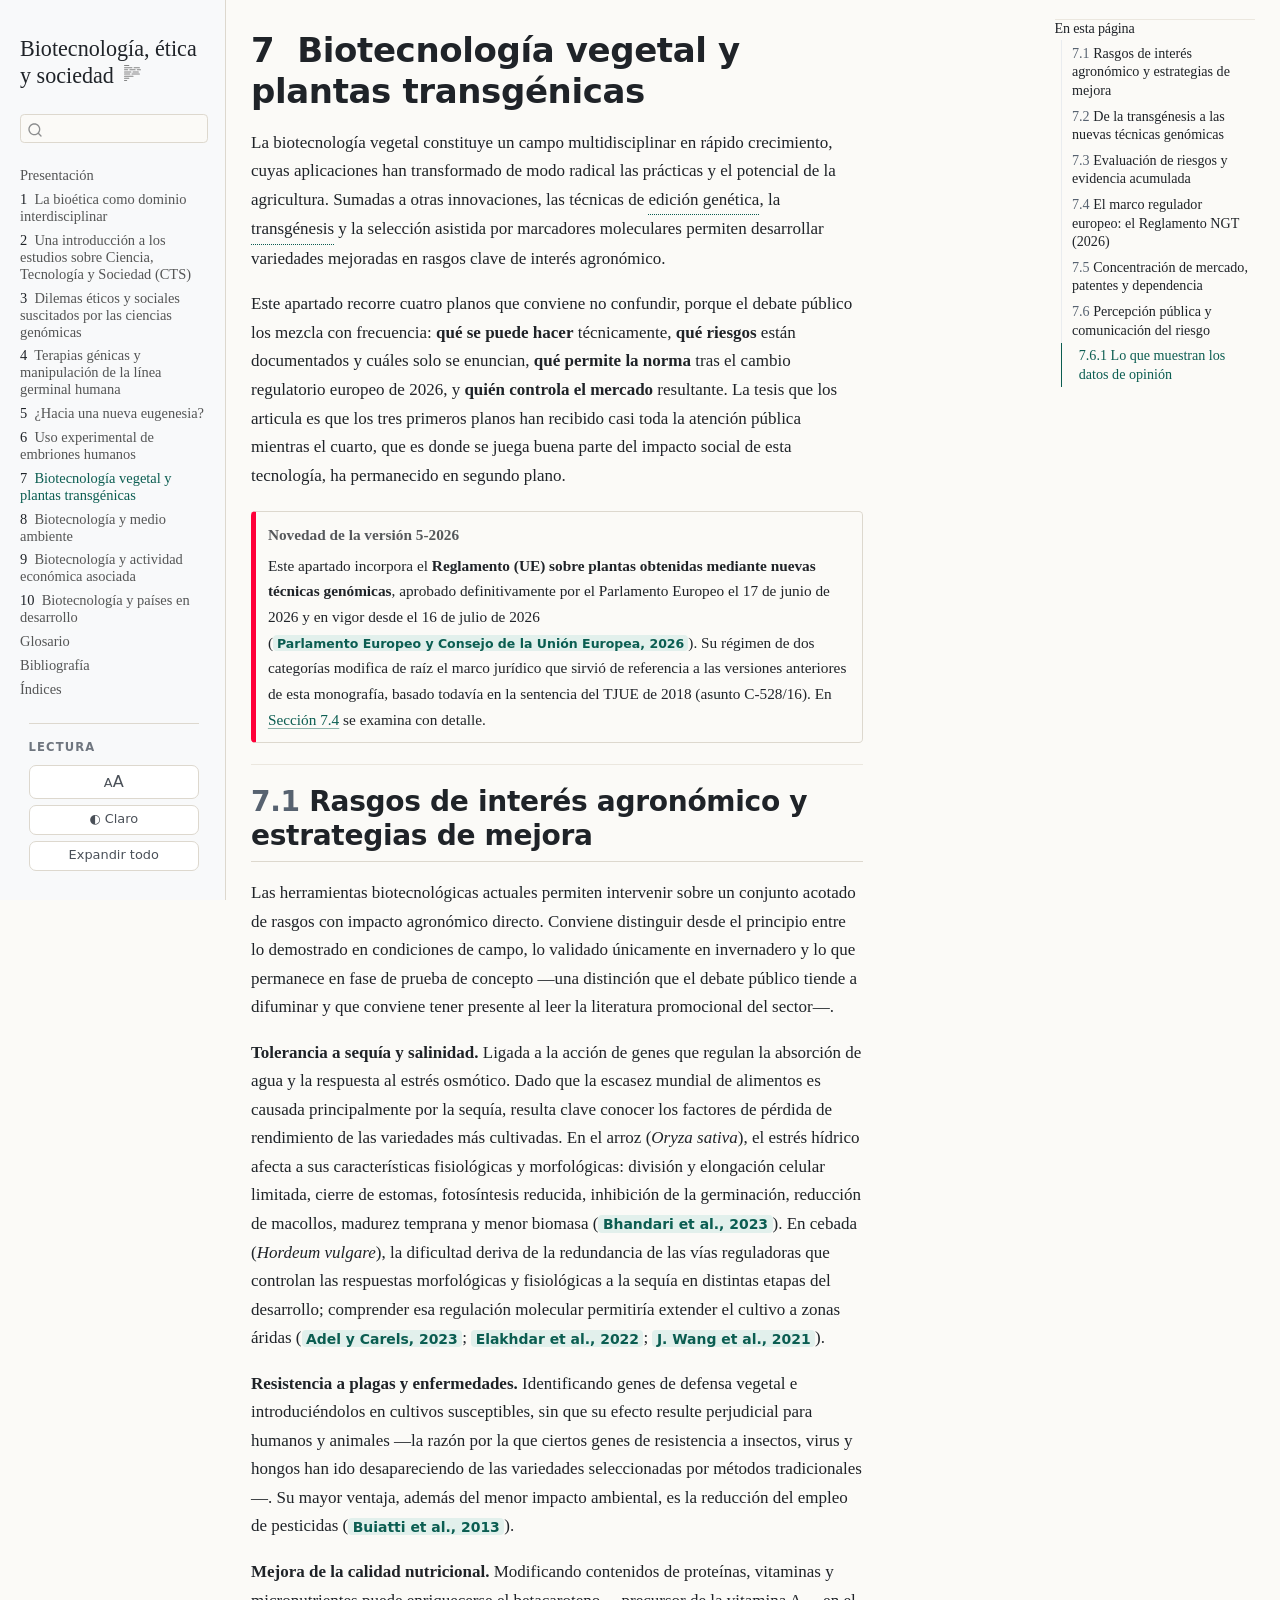
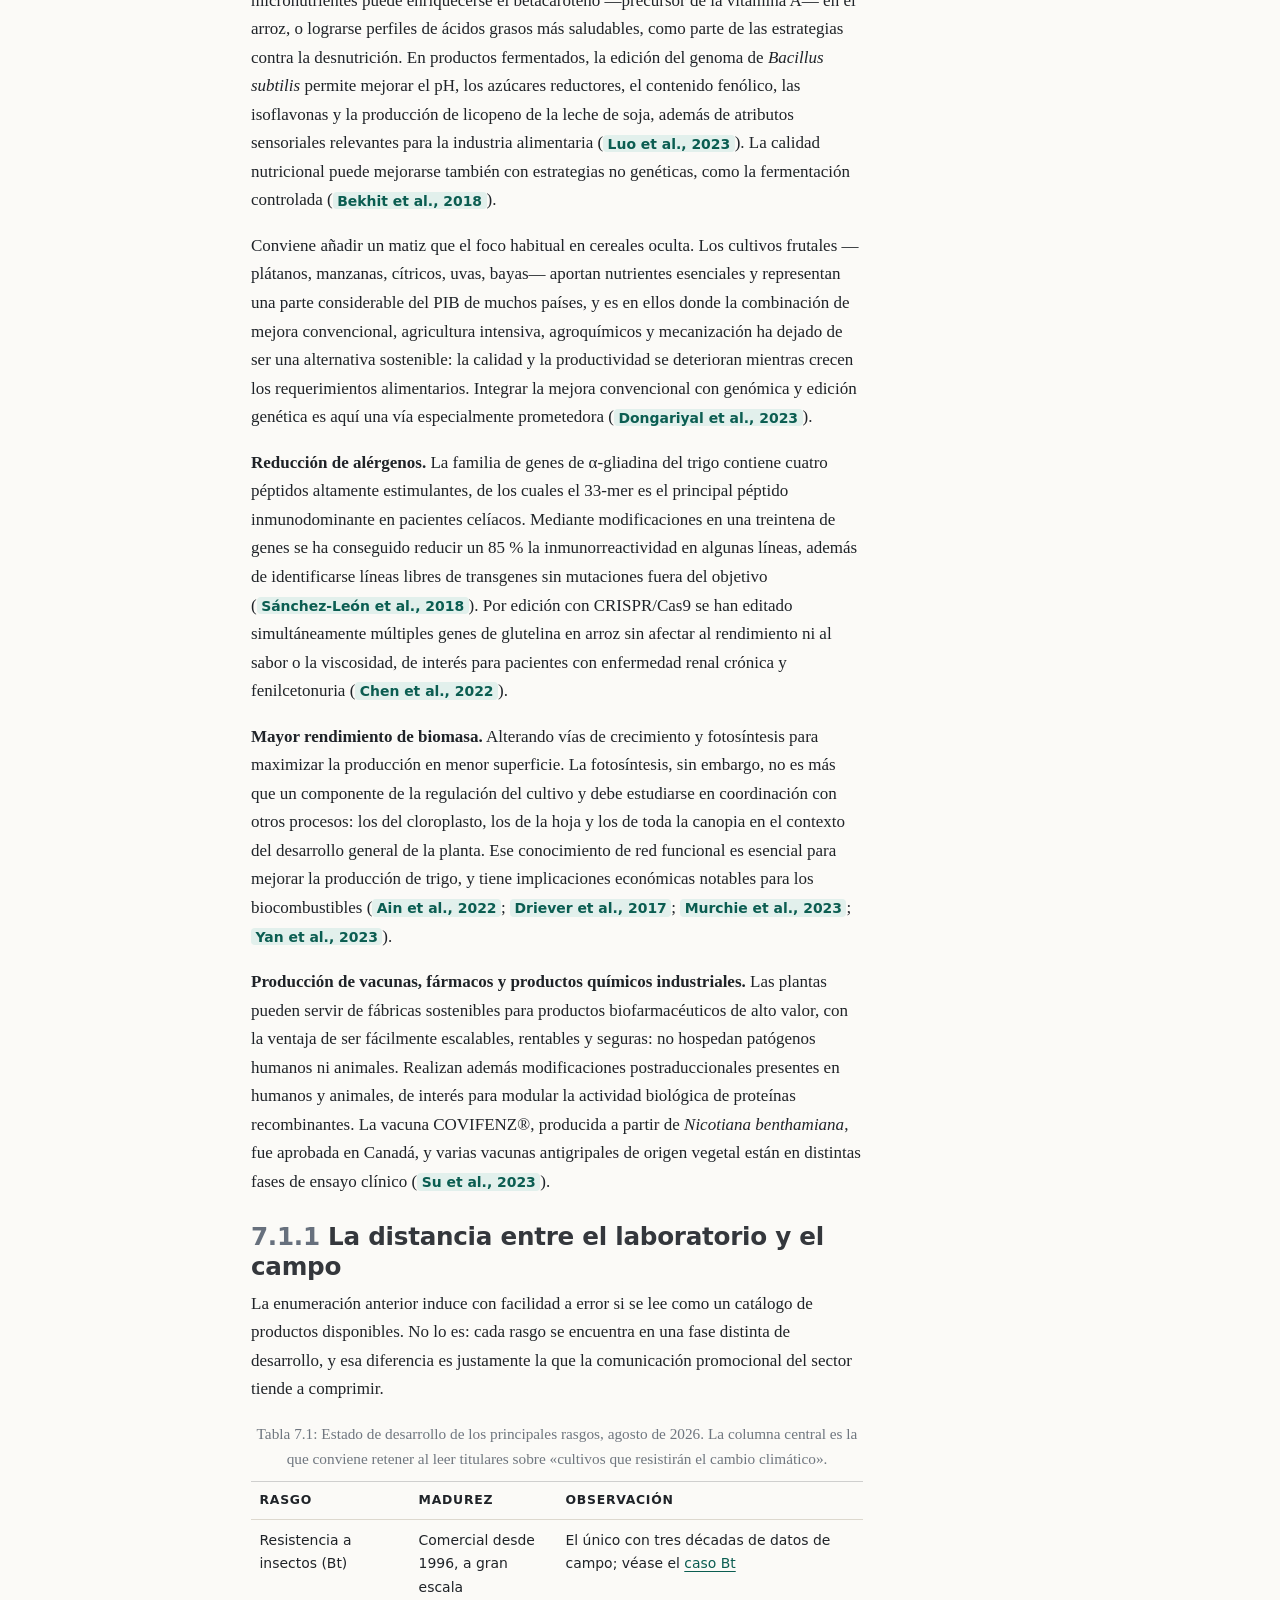
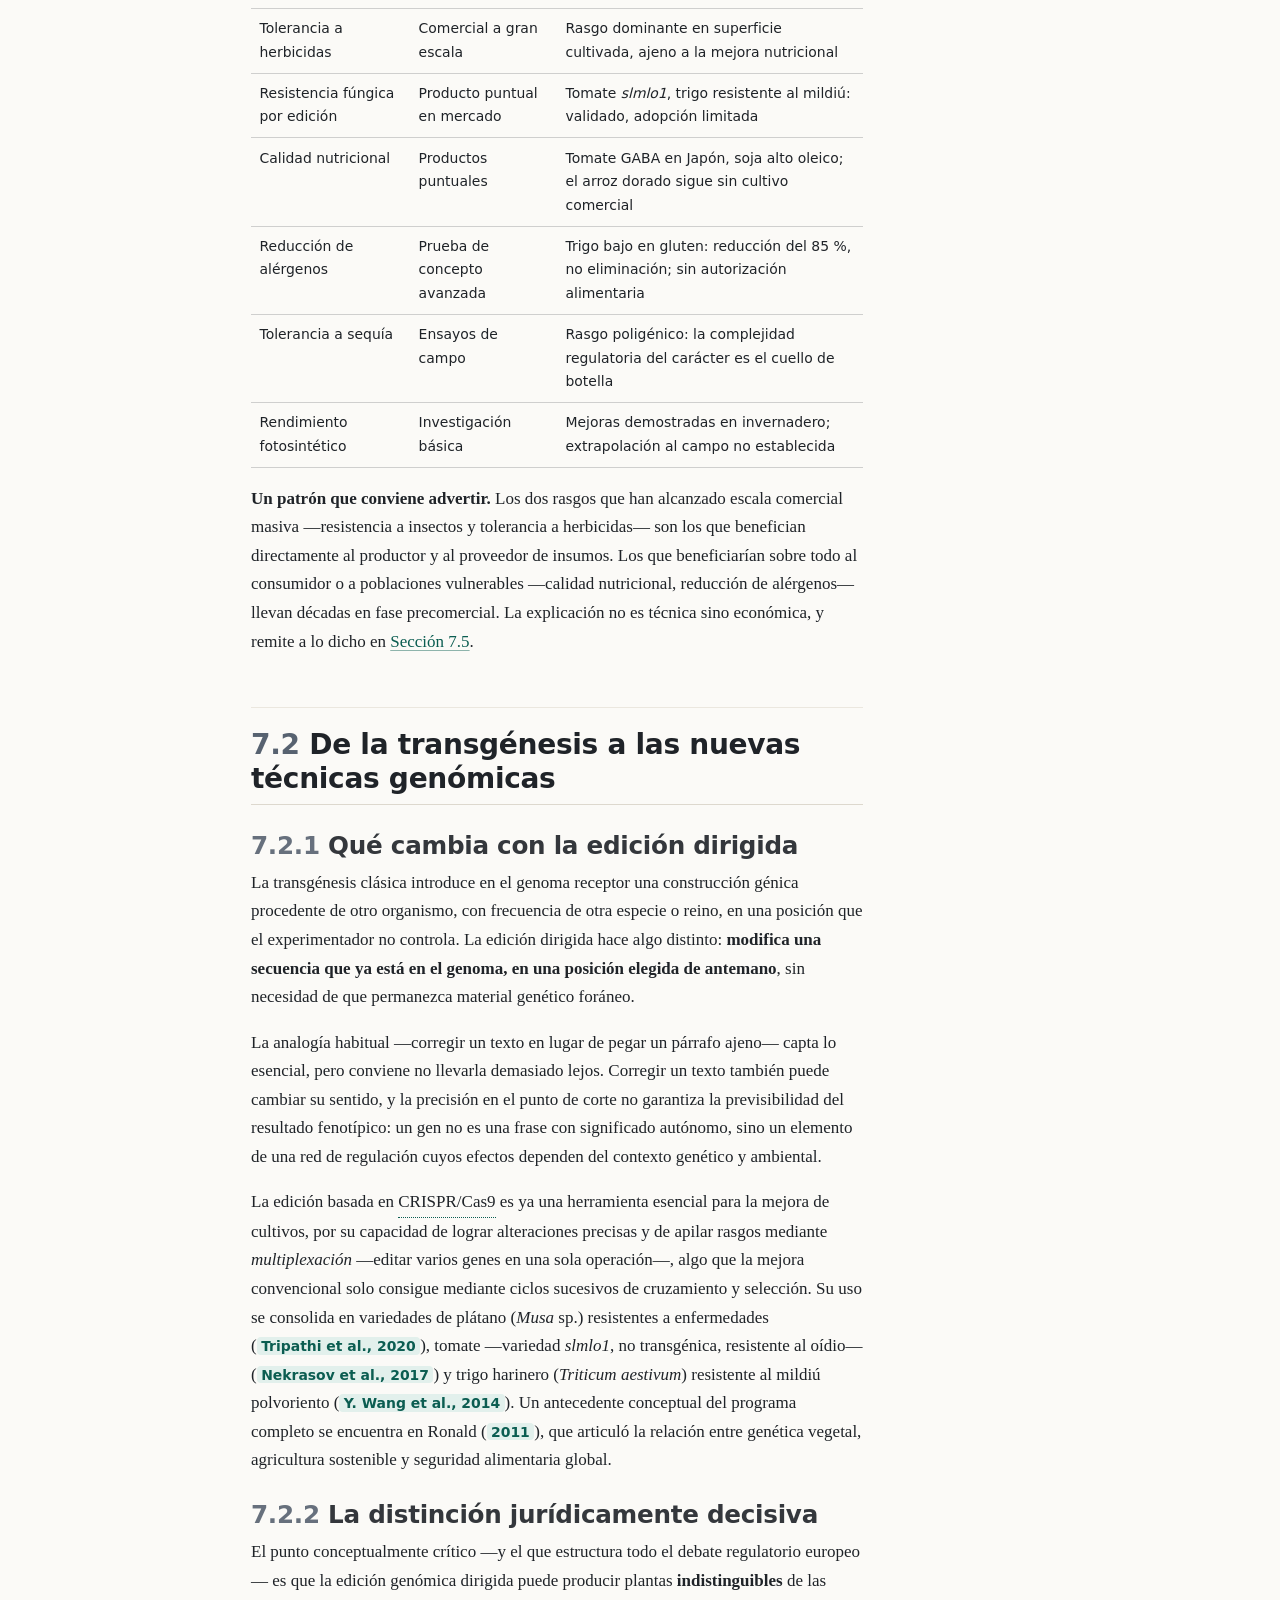
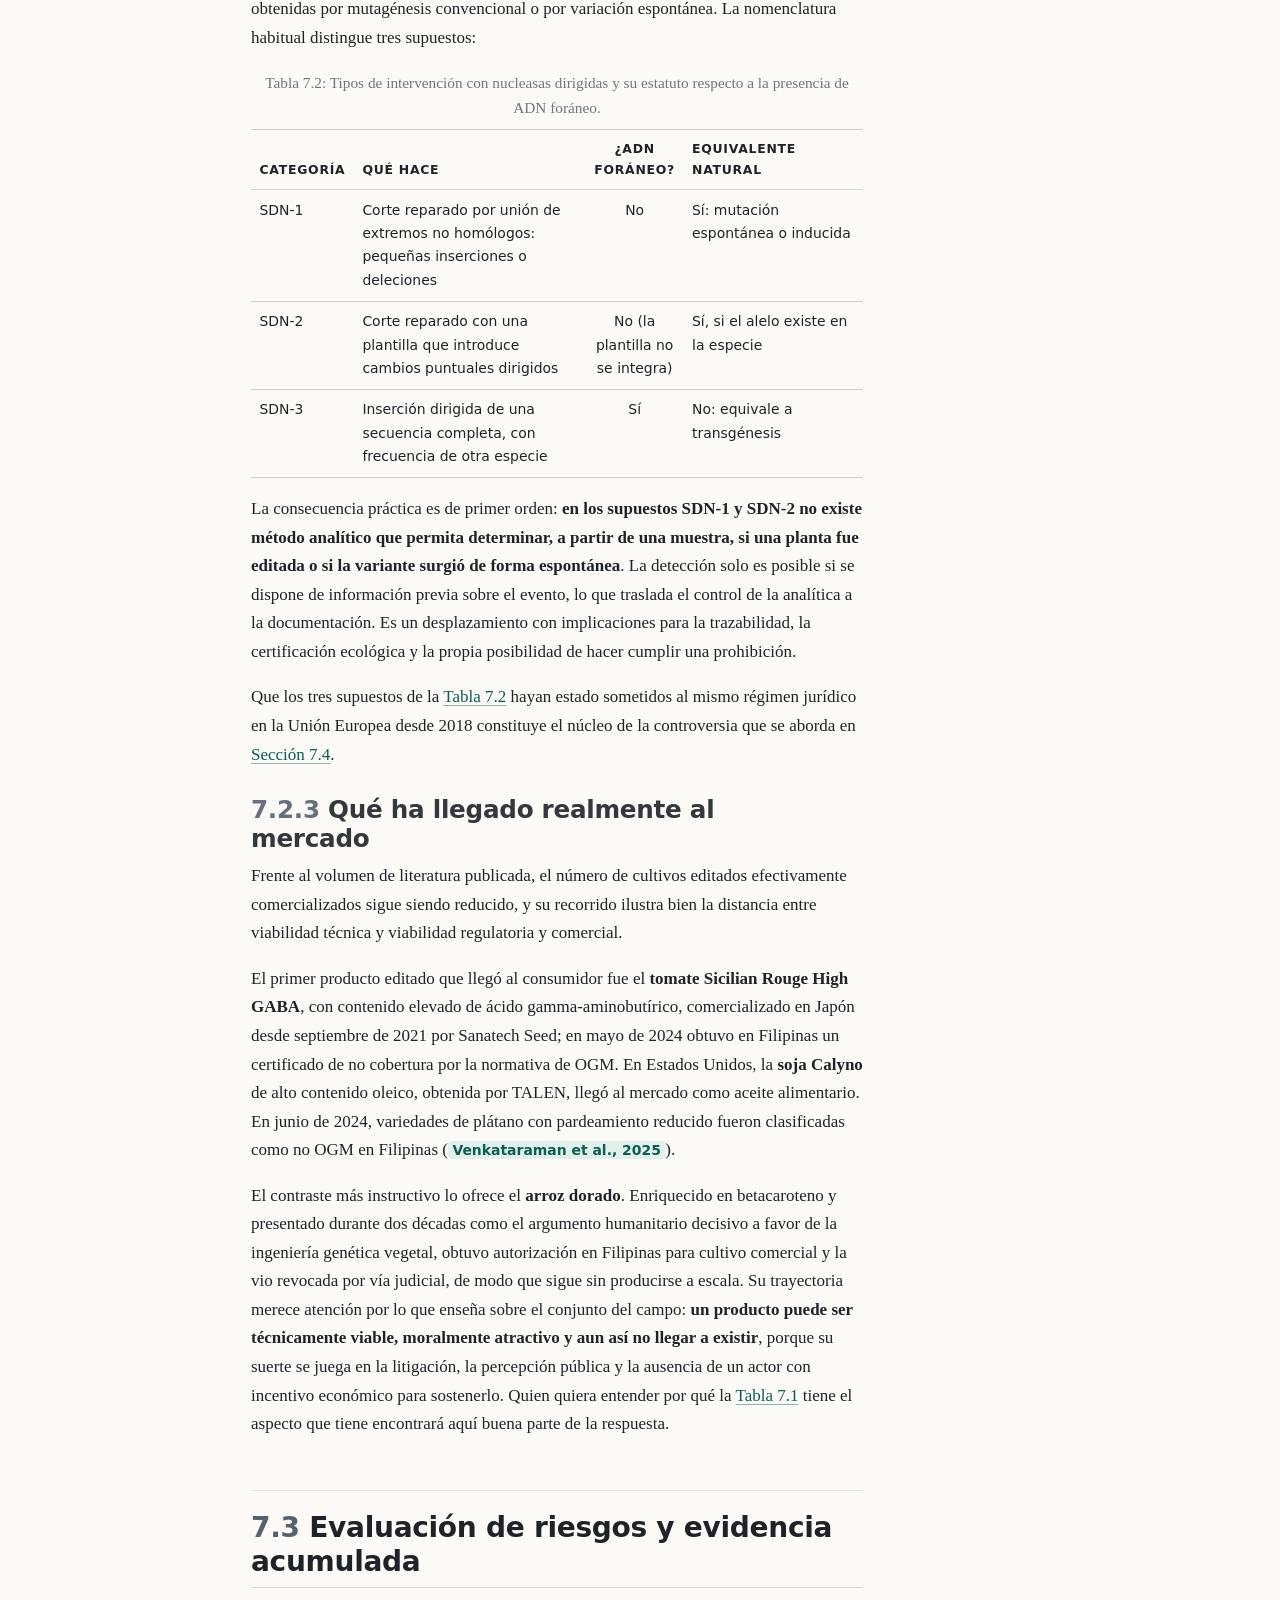
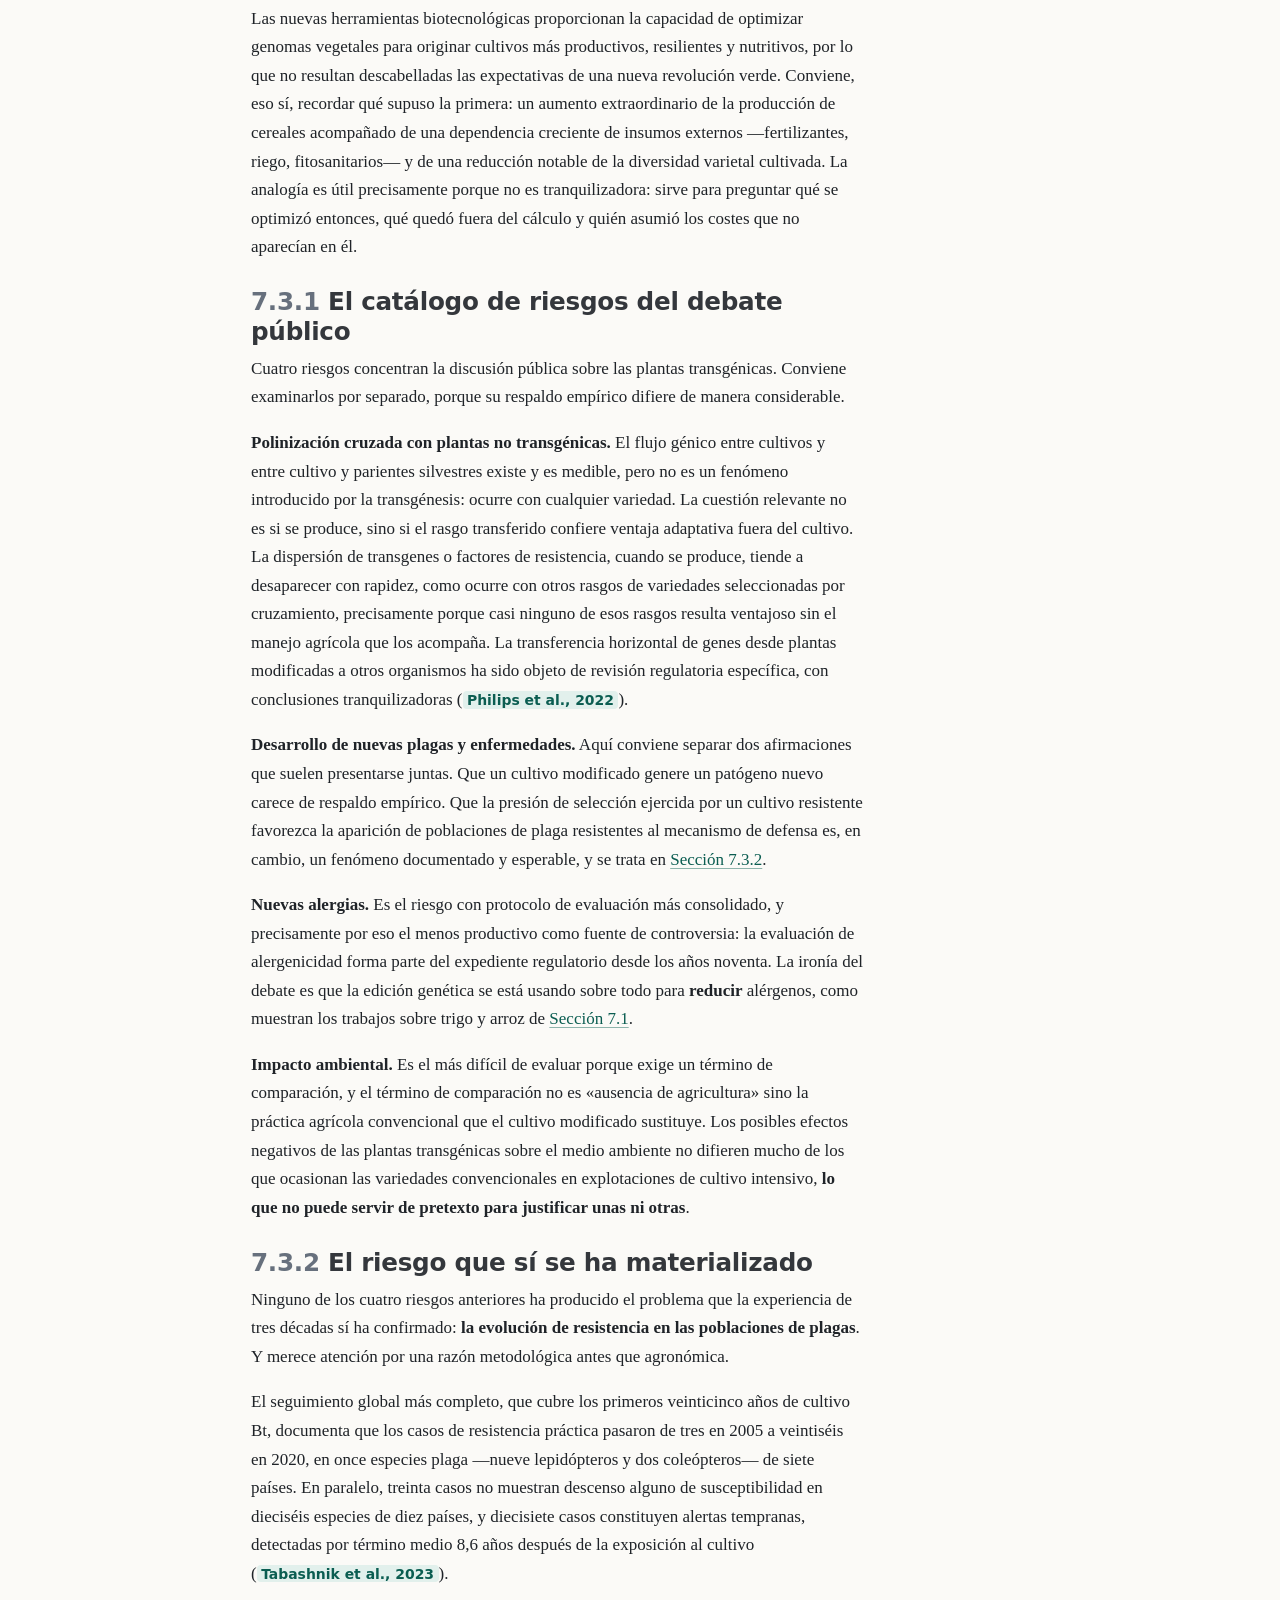
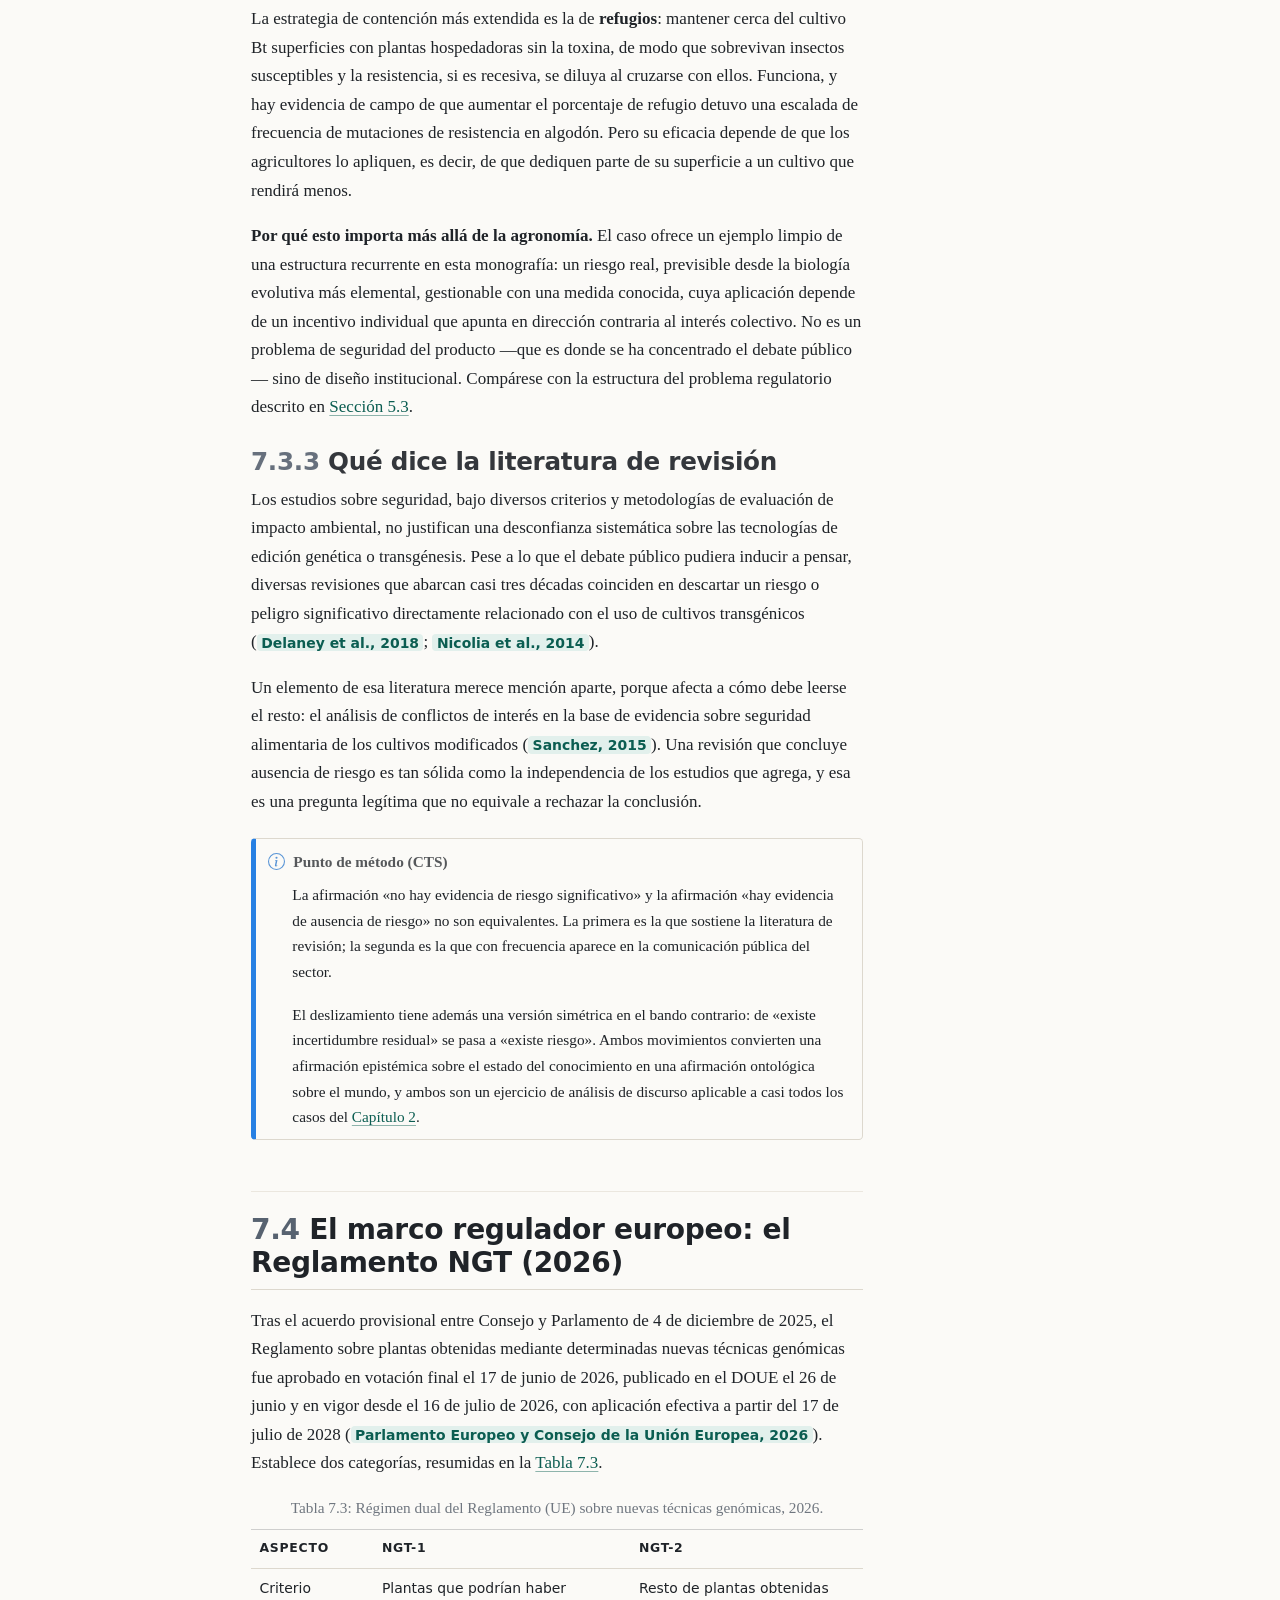
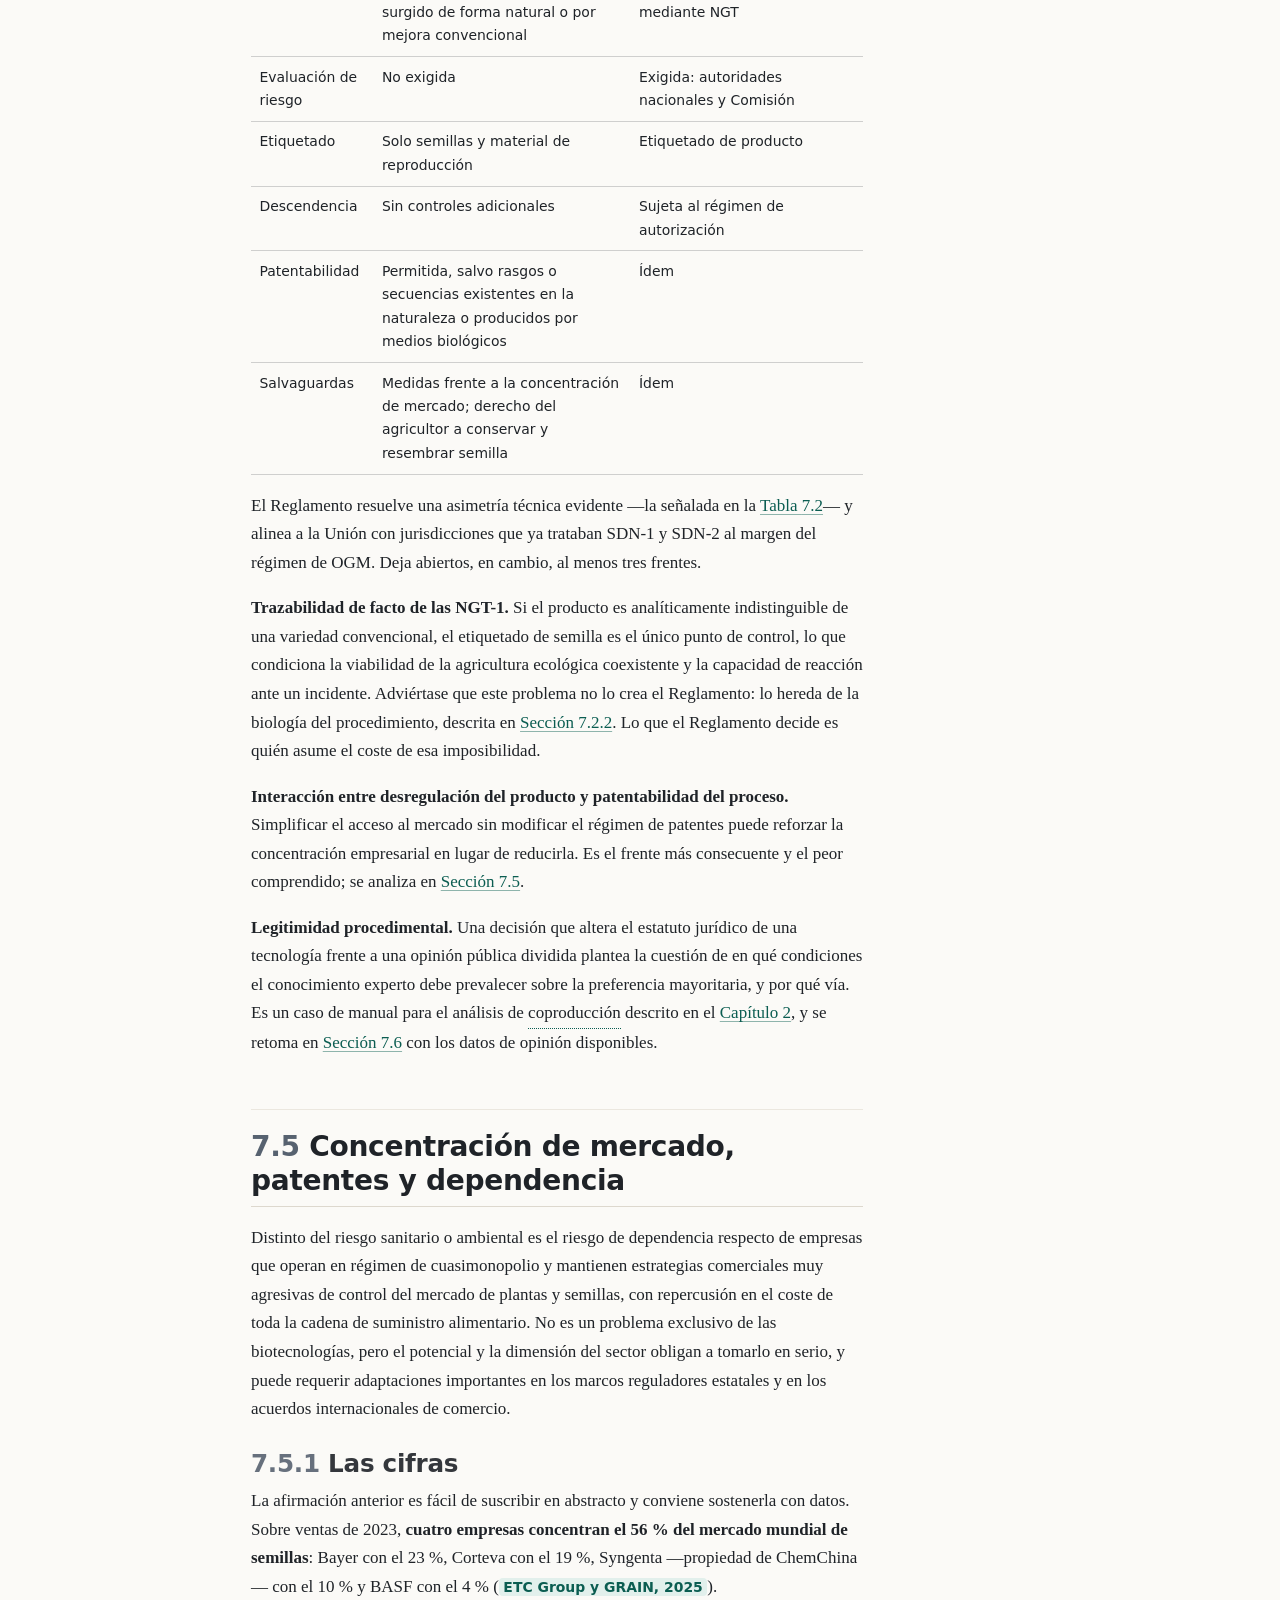
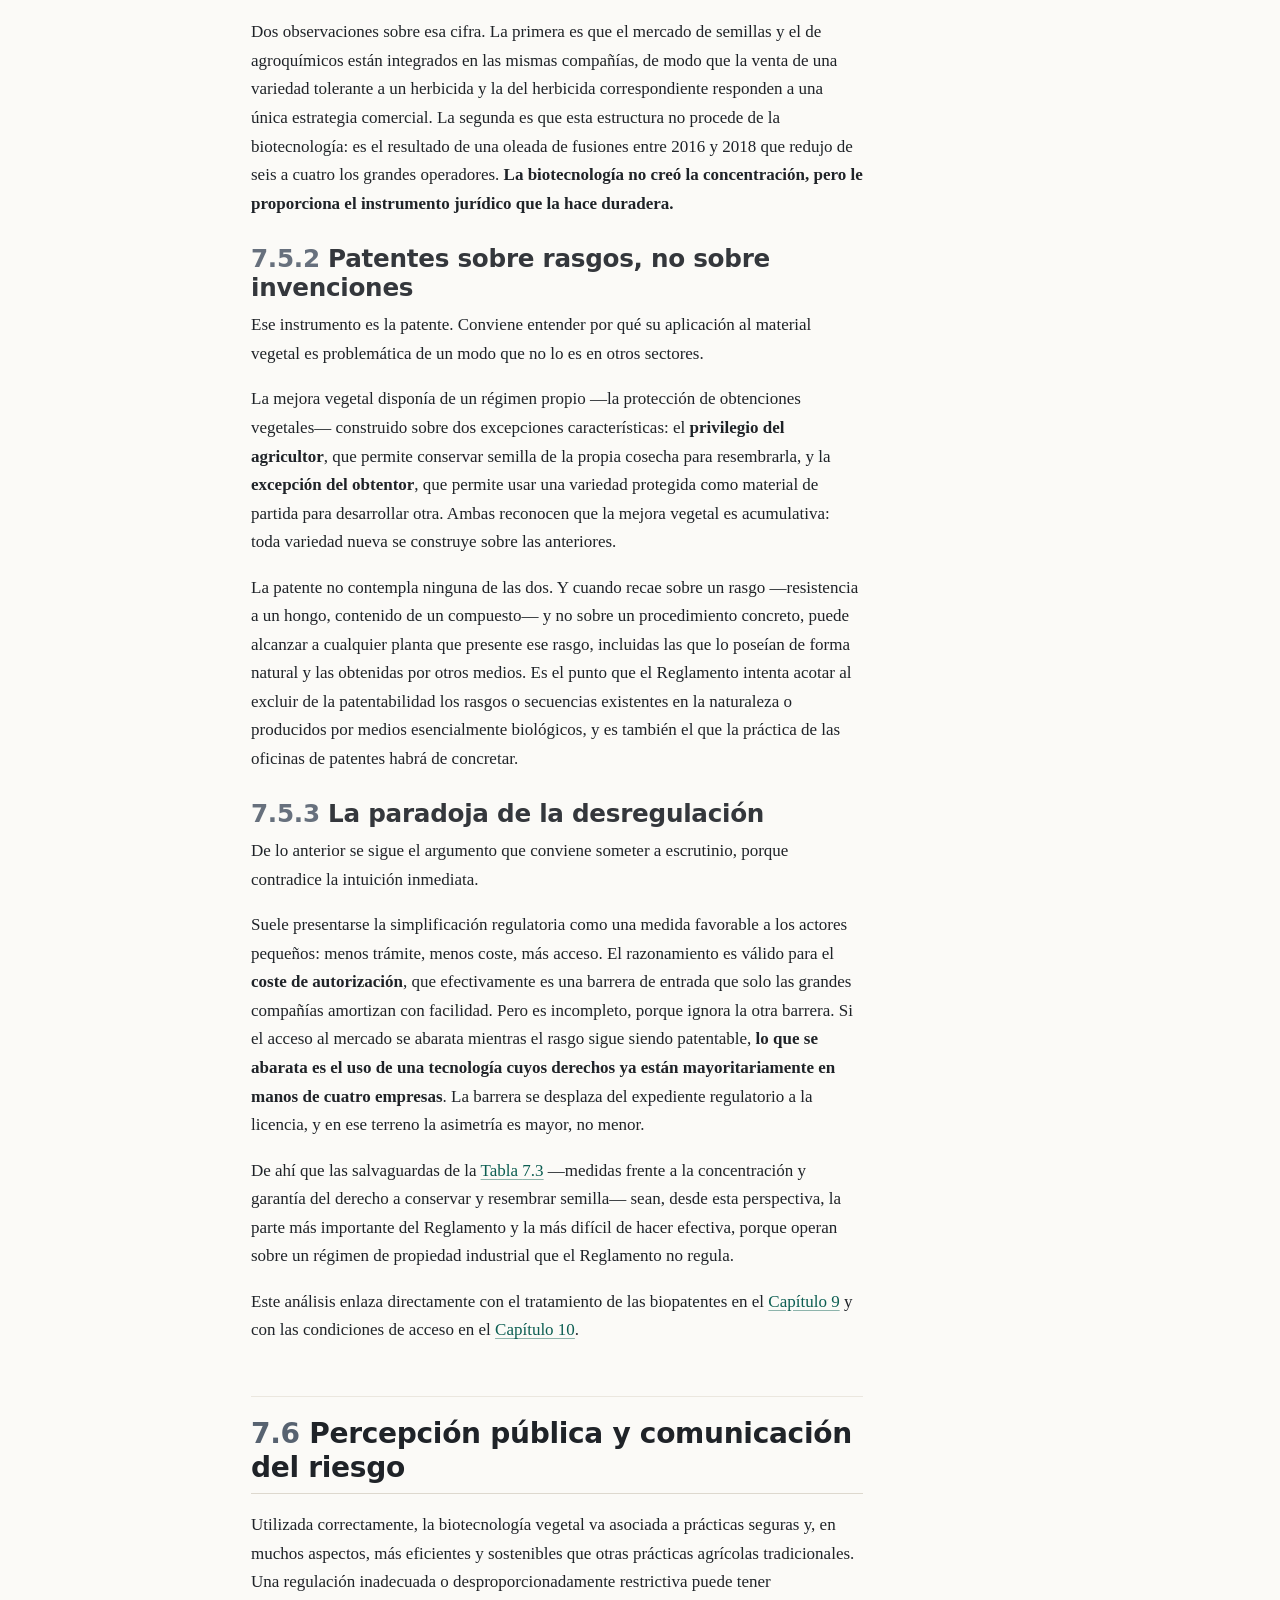
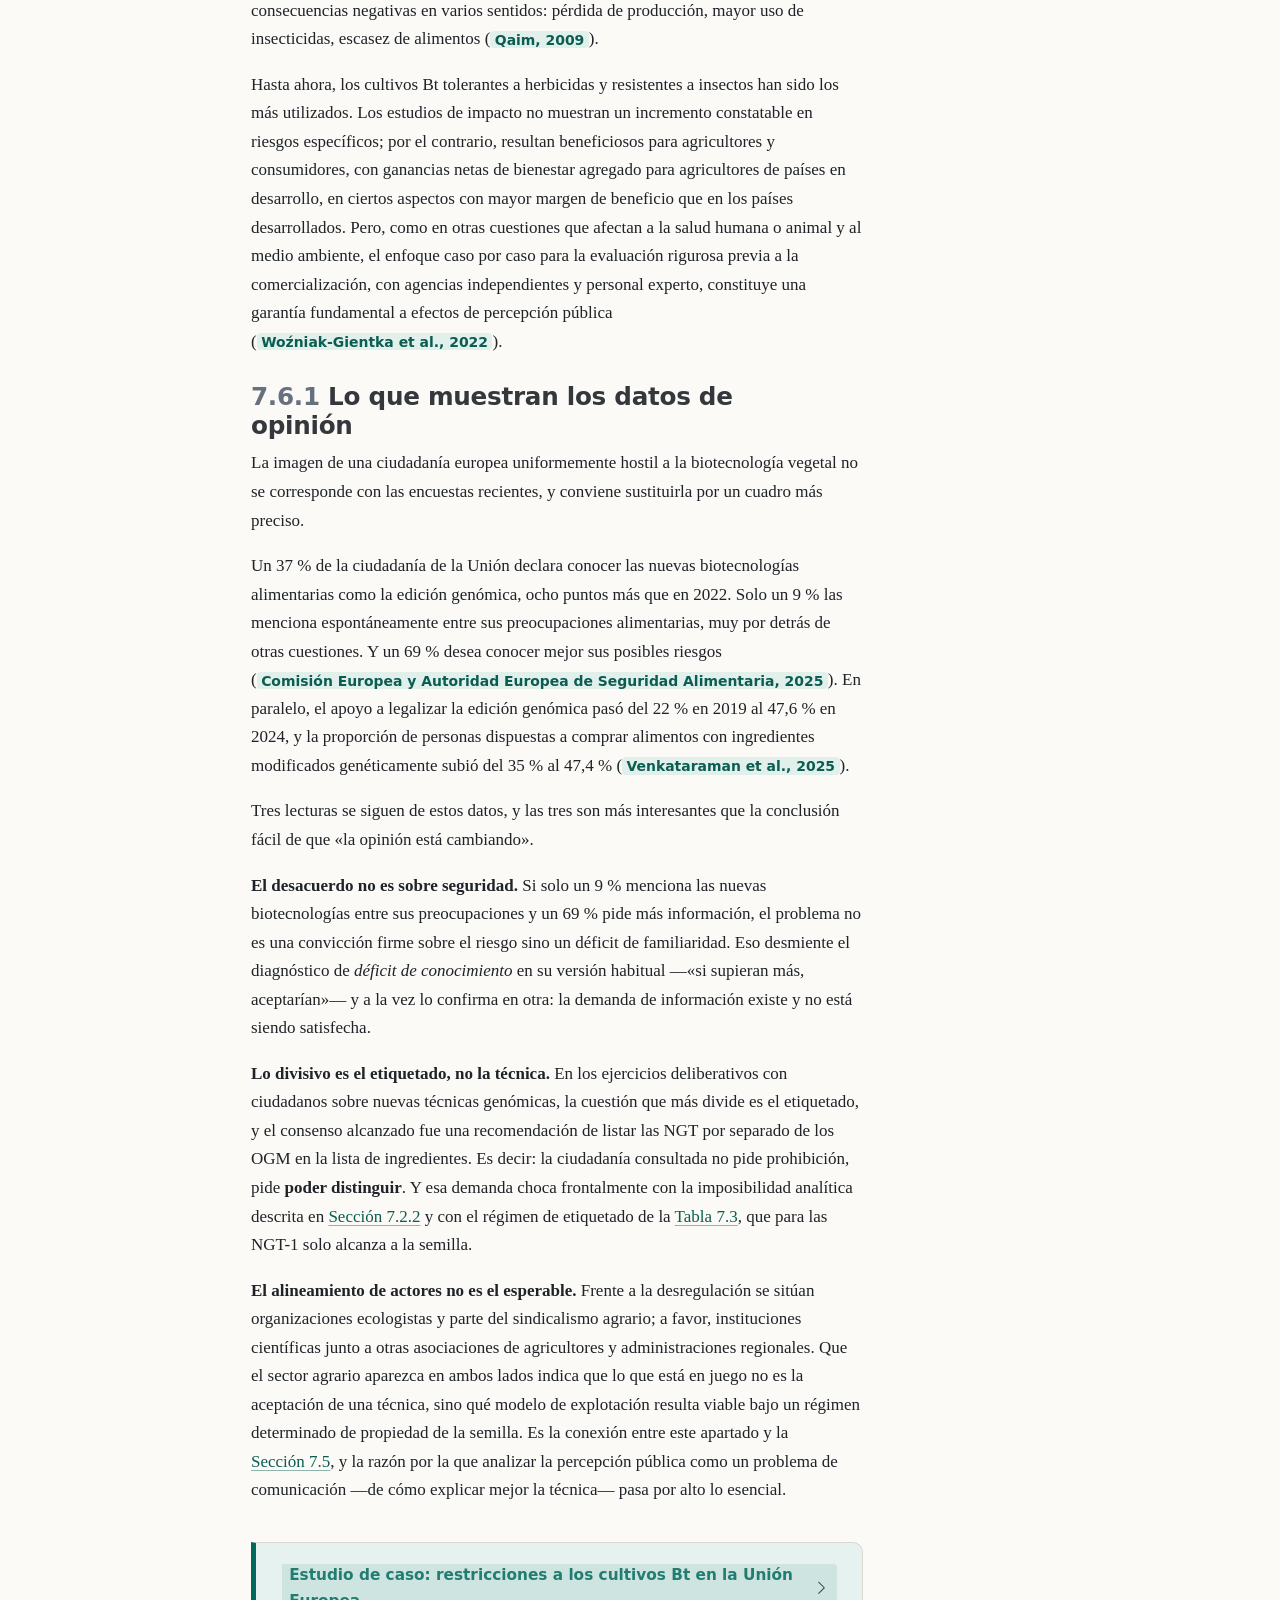
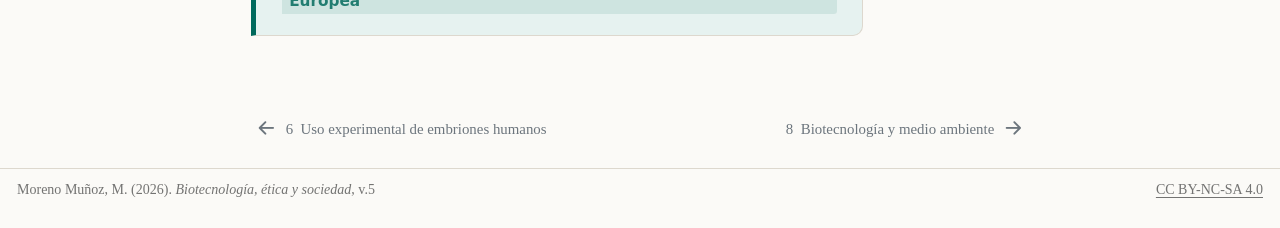
<file: 07-vegetal.html>
<!DOCTYPE html>
<html xmlns="http://www.w3.org/1999/xhtml" lang="es" xml:lang="es"><head>

<meta charset="utf-8">
<meta name="generator" content="quarto-1.8.27">

<meta name="viewport" content="width=device-width, initial-scale=1.0, user-scalable=yes">


<title>7&nbsp; Biotecnología vegetal y plantas transgénicas – Biotecnología, ética y sociedad</title>
<style>
code{white-space: pre-wrap;}
span.smallcaps{font-variant: small-caps;}
div.columns{display: flex; gap: min(4vw, 1.5em);}
div.column{flex: auto; overflow-x: auto;}
div.hanging-indent{margin-left: 1.5em; text-indent: -1.5em;}
ul.task-list{list-style: none;}
ul.task-list li input[type="checkbox"] {
  width: 0.8em;
  margin: 0 0.8em 0.2em -1em; /* quarto-specific, see https://github.com/quarto-dev/quarto-cli/issues/4556 */ 
  vertical-align: middle;
}
/* CSS for citations */
div.csl-bib-body { }
div.csl-entry {
  clear: both;
  margin-bottom: 1em;
}
.hanging-indent div.csl-entry {
  margin-left:2em;
  text-indent:-2em;
}
div.csl-left-margin {
  min-width:2em;
  float:left;
}
div.csl-right-inline {
  margin-left:2em;
  padding-left:1em;
}
div.csl-indent {
  margin-left: 2em;
}</style>


<script src="site_libs/quarto-nav/quarto-nav.js"></script>
<script src="site_libs/quarto-nav/headroom.min.js"></script>
<script src="site_libs/clipboard/clipboard.min.js"></script>
<script src="site_libs/quarto-search/autocomplete.umd.js"></script>
<script src="site_libs/quarto-search/fuse.min.js"></script>
<script src="site_libs/quarto-search/quarto-search.js"></script>
<meta name="quarto:offset" content="./">
<link href="./08-medio-ambiente.html" rel="next">
<link href="./06-embriones.html" rel="prev">
<link href="./img/portada.svg" rel="icon" type="image/svg+xml">
<script src="site_libs/quarto-html/quarto.js" type="module"></script>
<script src="site_libs/quarto-html/tabsets/tabsets.js" type="module"></script>
<script src="site_libs/quarto-html/axe/axe-check.js" type="module"></script>
<script src="site_libs/quarto-html/popper.min.js"></script>
<script src="site_libs/quarto-html/tippy.umd.min.js"></script>
<script src="site_libs/quarto-html/anchor.min.js"></script>
<link href="site_libs/quarto-html/tippy.css" rel="stylesheet">
<link href="site_libs/quarto-html/quarto-syntax-highlighting-734bfe885269c4a88ff10b7879bcf292.css" rel="stylesheet" id="quarto-text-highlighting-styles">
<script src="site_libs/bootstrap/bootstrap.min.js"></script>
<link href="site_libs/bootstrap/bootstrap-icons.css" rel="stylesheet">
<link href="site_libs/bootstrap/bootstrap-d90cffeb84e22bdc7cc335a90e736fee.min.css" rel="stylesheet" append-hash="true" id="quarto-bootstrap" data-mode="light">
<script id="quarto-search-options" type="application/json">{
  "location": "sidebar",
  "copy-button": false,
  "collapse-after": 3,
  "panel-placement": "start",
  "type": "textbox",
  "limit": 50,
  "keyboard-shortcut": [
    "f",
    "/",
    "s"
  ],
  "show-item-context": false,
  "language": {
    "search-no-results-text": "No se han encontrado resultados",
    "search-matching-documents-text": "documentos encontrados",
    "search-copy-link-title": "Copiar el enlace en la búsqueda",
    "search-hide-matches-text": "Ocultar resultados adicionales",
    "search-more-match-text": "resultado adicional en este documento",
    "search-more-matches-text": "resultados adicionales en este documento",
    "search-clear-button-title": "Borrar",
    "search-text-placeholder": "",
    "search-detached-cancel-button-title": "Cancelar",
    "search-submit-button-title": "Enviar",
    "search-label": "Buscar"
  }
}</script>
<style>html{ scroll-behavior: smooth; }</style>
<meta name="description" content="Monografía técnica sobre biotecnología, ética y sociedad para estudiantes del Máster Universitario en Biotecnología.">
<meta name="color-scheme" content="light dark">


</head>

<body class="nav-sidebar docked quarto-light">

<div id="quarto-search-results"></div>
  <header id="quarto-header" class="headroom fixed-top">
  <nav class="quarto-secondary-nav">
    <div class="container-fluid d-flex">
      <button type="button" class="quarto-btn-toggle btn" data-bs-toggle="collapse" role="button" data-bs-target=".quarto-sidebar-collapse-item" aria-controls="quarto-sidebar" aria-expanded="false" aria-label="Alternar barra lateral" onclick="if (window.quartoToggleHeadroom) { window.quartoToggleHeadroom(); }">
        <i class="bi bi-layout-text-sidebar-reverse"></i>
      </button>
        <nav class="quarto-page-breadcrumbs" aria-label="breadcrumb"><ol class="breadcrumb"><li class="breadcrumb-item"><a href="./07-vegetal.html"><span class="chapter-number">7</span>&nbsp; <span class="chapter-title">Biotecnología vegetal y plantas transgénicas</span></a></li></ol></nav>
        <a class="flex-grow-1" role="navigation" data-bs-toggle="collapse" data-bs-target=".quarto-sidebar-collapse-item" aria-controls="quarto-sidebar" aria-expanded="false" aria-label="Alternar barra lateral" onclick="if (window.quartoToggleHeadroom) { window.quartoToggleHeadroom(); }">      
        </a>
      <button type="button" class="btn quarto-search-button" aria-label="Buscar" onclick="window.quartoOpenSearch();">
        <i class="bi bi-search"></i>
      </button>
    </div>
  </nav>
</header>
<!-- content -->
<div id="quarto-content" class="quarto-container page-columns page-rows-contents page-layout-article">
<!-- sidebar -->
  <nav id="quarto-sidebar" class="sidebar collapse collapse-horizontal quarto-sidebar-collapse-item sidebar-navigation docked overflow-auto">
    <div class="pt-lg-2 mt-2 text-left sidebar-header">
    <div class="sidebar-title mb-0 py-0">
      <a href="./">Biotecnología, ética y sociedad</a> 
        <div class="sidebar-tools-main">
  <a href="" class="quarto-reader-toggle quarto-navigation-tool px-1" onclick="window.quartoToggleReader(); return false;" title="Alternar modo lector">
  <div class="quarto-reader-toggle-btn">
  <i class="bi"></i>
  </div>
</a>
</div>
    </div>
      </div>
        <div class="mt-2 flex-shrink-0 align-items-center">
        <div class="sidebar-search">
        <div id="quarto-search" class="" title="Buscar"></div>
        </div>
        </div>
    <div class="sidebar-menu-container"> 
    <ul class="list-unstyled mt-1">
        <li class="sidebar-item">
  <div class="sidebar-item-container"> 
  <a href="./index.html" class="sidebar-item-text sidebar-link">
 <span class="menu-text">Presentación</span></a>
  </div>
</li>
        <li class="sidebar-item">
  <div class="sidebar-item-container"> 
  <a href="./01-bioetica.html" class="sidebar-item-text sidebar-link">
 <span class="menu-text"><span class="chapter-number">1</span>&nbsp; <span class="chapter-title">La bioética como dominio interdisciplinar</span></span></a>
  </div>
</li>
        <li class="sidebar-item">
  <div class="sidebar-item-container"> 
  <a href="./02-cts.html" class="sidebar-item-text sidebar-link">
 <span class="menu-text"><span class="chapter-number">2</span>&nbsp; <span class="chapter-title">Una introducción a los estudios sobre Ciencia, Tecnología y Sociedad (CTS)</span></span></a>
  </div>
</li>
        <li class="sidebar-item">
  <div class="sidebar-item-container"> 
  <a href="./03-genomica.html" class="sidebar-item-text sidebar-link">
 <span class="menu-text"><span class="chapter-number">3</span>&nbsp; <span class="chapter-title">Dilemas éticos y sociales suscitados por las ciencias genómicas</span></span></a>
  </div>
</li>
        <li class="sidebar-item">
  <div class="sidebar-item-container"> 
  <a href="./04-terapias-genicas.html" class="sidebar-item-text sidebar-link">
 <span class="menu-text"><span class="chapter-number">4</span>&nbsp; <span class="chapter-title">Terapias génicas y manipulación de la línea germinal humana</span></span></a>
  </div>
</li>
        <li class="sidebar-item">
  <div class="sidebar-item-container"> 
  <a href="./05-eugenesia.html" class="sidebar-item-text sidebar-link">
 <span class="menu-text"><span class="chapter-number">5</span>&nbsp; <span class="chapter-title">¿Hacia una nueva eugenesia?</span></span></a>
  </div>
</li>
        <li class="sidebar-item">
  <div class="sidebar-item-container"> 
  <a href="./06-embriones.html" class="sidebar-item-text sidebar-link">
 <span class="menu-text"><span class="chapter-number">6</span>&nbsp; <span class="chapter-title">Uso experimental de embriones humanos</span></span></a>
  </div>
</li>
        <li class="sidebar-item">
  <div class="sidebar-item-container"> 
  <a href="./07-vegetal.html" class="sidebar-item-text sidebar-link active">
 <span class="menu-text"><span class="chapter-number">7</span>&nbsp; <span class="chapter-title">Biotecnología vegetal y plantas transgénicas</span></span></a>
  </div>
</li>
        <li class="sidebar-item">
  <div class="sidebar-item-container"> 
  <a href="./08-medio-ambiente.html" class="sidebar-item-text sidebar-link">
 <span class="menu-text"><span class="chapter-number">8</span>&nbsp; <span class="chapter-title">Biotecnología y medio ambiente</span></span></a>
  </div>
</li>
        <li class="sidebar-item">
  <div class="sidebar-item-container"> 
  <a href="./09-economia.html" class="sidebar-item-text sidebar-link">
 <span class="menu-text"><span class="chapter-number">9</span>&nbsp; <span class="chapter-title">Biotecnología y actividad económica asociada</span></span></a>
  </div>
</li>
        <li class="sidebar-item">
  <div class="sidebar-item-container"> 
  <a href="./10-paises-desarrollo.html" class="sidebar-item-text sidebar-link">
 <span class="menu-text"><span class="chapter-number">10</span>&nbsp; <span class="chapter-title">Biotecnología y países en desarrollo</span></span></a>
  </div>
</li>
        <li class="sidebar-item">
  <div class="sidebar-item-container"> 
  <a href="./11-glosario.html" class="sidebar-item-text sidebar-link">
 <span class="menu-text">Glosario</span></a>
  </div>
</li>
        <li class="sidebar-item">
  <div class="sidebar-item-container"> 
  <a href="./12-bibliografia.html" class="sidebar-item-text sidebar-link">
 <span class="menu-text">Bibliografía</span></a>
  </div>
</li>
        <li class="sidebar-item">
  <div class="sidebar-item-container"> 
  <a href="./13-indices.html" class="sidebar-item-text sidebar-link">
 <span class="menu-text">Índices</span></a>
  </div>
</li>
    </ul>
    </div>
</nav>
<div id="quarto-sidebar-glass" class="quarto-sidebar-collapse-item" data-bs-toggle="collapse" data-bs-target=".quarto-sidebar-collapse-item"></div>
<!-- margin-sidebar -->
    <div id="quarto-margin-sidebar" class="sidebar margin-sidebar">
        <nav id="TOC" role="doc-toc" class="toc-active">
    <h2 id="toc-title">En esta página</h2>
   
  <ul>
  <li><a href="#sec-vegetal-rasgos" id="toc-sec-vegetal-rasgos" class="nav-link active" data-scroll-target="#sec-vegetal-rasgos"><span class="header-section-number">7.1</span> Rasgos de interés agronómico y estrategias de mejora</a>
  <ul class="collapse">
  <li><a href="#sec-vegetal-madurez" id="toc-sec-vegetal-madurez" class="nav-link" data-scroll-target="#sec-vegetal-madurez"><span class="header-section-number">7.1.1</span> La distancia entre el laboratorio y el campo</a></li>
  </ul></li>
  <li><a href="#sec-vegetal-ngt-tecnica" id="toc-sec-vegetal-ngt-tecnica" class="nav-link" data-scroll-target="#sec-vegetal-ngt-tecnica"><span class="header-section-number">7.2</span> De la transgénesis a las nuevas técnicas genómicas</a>
  <ul class="collapse">
  <li><a href="#sec-vegetal-herramientas" id="toc-sec-vegetal-herramientas" class="nav-link" data-scroll-target="#sec-vegetal-herramientas"><span class="header-section-number">7.2.1</span> Qué cambia con la edición dirigida</a></li>
  <li><a href="#sec-vegetal-sdn" id="toc-sec-vegetal-sdn" class="nav-link" data-scroll-target="#sec-vegetal-sdn"><span class="header-section-number">7.2.2</span> La distinción jurídicamente decisiva</a></li>
  <li><a href="#sec-vegetal-productos" id="toc-sec-vegetal-productos" class="nav-link" data-scroll-target="#sec-vegetal-productos"><span class="header-section-number">7.2.3</span> Qué ha llegado realmente al mercado</a></li>
  </ul></li>
  <li><a href="#sec-vegetal-riesgos" id="toc-sec-vegetal-riesgos" class="nav-link" data-scroll-target="#sec-vegetal-riesgos"><span class="header-section-number">7.3</span> Evaluación de riesgos y evidencia acumulada</a>
  <ul class="collapse">
  <li><a href="#sec-vegetal-riesgos-catalogo" id="toc-sec-vegetal-riesgos-catalogo" class="nav-link" data-scroll-target="#sec-vegetal-riesgos-catalogo"><span class="header-section-number">7.3.1</span> El catálogo de riesgos del debate público</a></li>
  <li><a href="#sec-vegetal-resistencia" id="toc-sec-vegetal-resistencia" class="nav-link" data-scroll-target="#sec-vegetal-resistencia"><span class="header-section-number">7.3.2</span> El riesgo que sí se ha materializado</a></li>
  <li><a href="#sec-vegetal-revisiones" id="toc-sec-vegetal-revisiones" class="nav-link" data-scroll-target="#sec-vegetal-revisiones"><span class="header-section-number">7.3.3</span> Qué dice la literatura de revisión</a></li>
  </ul></li>
  <li><a href="#sec-vegetal-reglamento" id="toc-sec-vegetal-reglamento" class="nav-link" data-scroll-target="#sec-vegetal-reglamento"><span class="header-section-number">7.4</span> El marco regulador europeo: el Reglamento NGT (2026)</a></li>
  <li><a href="#sec-vegetal-mercado" id="toc-sec-vegetal-mercado" class="nav-link" data-scroll-target="#sec-vegetal-mercado"><span class="header-section-number">7.5</span> Concentración de mercado, patentes y dependencia</a>
  <ul class="collapse">
  <li><a href="#sec-vegetal-cifras" id="toc-sec-vegetal-cifras" class="nav-link" data-scroll-target="#sec-vegetal-cifras"><span class="header-section-number">7.5.1</span> Las cifras</a></li>
  <li><a href="#sec-vegetal-patentes" id="toc-sec-vegetal-patentes" class="nav-link" data-scroll-target="#sec-vegetal-patentes"><span class="header-section-number">7.5.2</span> Patentes sobre rasgos, no sobre invenciones</a></li>
  <li><a href="#sec-vegetal-paradoja" id="toc-sec-vegetal-paradoja" class="nav-link" data-scroll-target="#sec-vegetal-paradoja"><span class="header-section-number">7.5.3</span> La paradoja de la desregulación</a></li>
  </ul></li>
  <li><a href="#sec-vegetal-percepcion" id="toc-sec-vegetal-percepcion" class="nav-link" data-scroll-target="#sec-vegetal-percepcion"><span class="header-section-number">7.6</span> Percepción pública y comunicación del riesgo</a>
  <ul class="collapse">
  <li><a href="#sec-vegetal-datos-opinion" id="toc-sec-vegetal-datos-opinion" class="nav-link" data-scroll-target="#sec-vegetal-datos-opinion"><span class="header-section-number">7.6.1</span> Lo que muestran los datos de opinión</a></li>
  </ul></li>
  </ul>
</nav>
    </div>
<!-- main -->
<main class="content" id="quarto-document-content">

<header id="title-block-header" class="quarto-title-block default">
<div class="quarto-title">
<h1 class="title"><span id="sec-vegetal" class="quarto-section-identifier"><span class="chapter-number">7</span>&nbsp; <span class="chapter-title">Biotecnología vegetal y plantas transgénicas</span></span></h1>
</div>



<div class="quarto-title-meta">

    
  
    
  </div>
  


</header>


<p>La biotecnología vegetal constituye un campo multidisciplinar en rápido crecimiento, cuyas aplicaciones han transformado de modo radical las prácticas y el potencial de la agricultura. Sumadas a otras innovaciones, las técnicas de <button type="button" class="gloss" data-gloss="edicion-genetica" aria-expanded="false" aria-haspopup="dialog" aria-describedby="gd-edicion-genetica-1">edición genética</button><span class="gloss-def" id="gd-edicion-genetica-1" hidden="">Modificación dirigida de secuencias del genoma en un locus
predeterminado. A diferencia de la transgénesis, no requiere incorporar
ADN de otra especie cuando se limita a inducir pequeñas inserciones o
deleciones (SDN-1).<span class="gloss-ver-lista">Véase también: <a href="#glos-crispr" class="gloss-ver">CRISPR/Cas9</a>, <a href="#glos-transgenesis" class="gloss-ver">Transgénesis</a>, <a href="#glos-sdn" class="gloss-ver">SDN (nucleasas dirigidas a sitio)</a></span></span>, la <button type="button" class="gloss" data-gloss="transgenesis" aria-expanded="false" aria-haspopup="dialog" aria-describedby="gd-transgenesis-2">transgénesis</button><span class="gloss-def" id="gd-transgenesis-2" hidden="">Introducción estable en el genoma de un organismo de una o más
secuencias de ADN procedentes de otra especie, con la que no es posible
el cruzamiento natural.<span class="gloss-ver-lista">Véase también: <a href="#glos-edicion-genetica" class="gloss-ver">Edición genética</a>, <a href="#glos-ogm" class="gloss-ver">OGM (organismo genéticamente modificado)</a></span></span> y la selección asistida por marcadores moleculares permiten desarrollar variedades mejoradas en rasgos clave de interés agronómico.</p>
<p>Este apartado recorre cuatro planos que conviene no confundir, porque el debate público los mezcla con frecuencia: <strong>qué se puede hacer</strong> técnicamente, <strong>qué riesgos</strong> están documentados y cuáles solo se enuncian, <strong>qué permite la norma</strong> tras el cambio regulatorio europeo de 2026, y <strong>quién controla el mercado</strong> resultante. La tesis que los articula es que los tres primeros planos han recibido casi toda la atención pública mientras el cuarto, que es donde se juega buena parte del impacto social de esta tecnología, ha permanecido en segundo plano.</p>
<div class="callout callout-style-simple callout-important no-icon callout-titled">
<div class="callout-header d-flex align-content-center">
<div class="callout-icon-container">
<i class="callout-icon no-icon"></i>
</div>
<div class="callout-title-container flex-fill">
<span class="screen-reader-only">Importante</span>Novedad de la versión 5-2026
</div>
</div>
<div class="callout-body-container callout-body">
<p>Este apartado incorpora el <strong>Reglamento (UE) sobre plantas obtenidas mediante nuevas técnicas genómicas</strong>, aprobado definitivamente por el Parlamento Europeo el 17 de junio de 2026 y en vigor desde el 16 de julio de 2026 <span class="citation" data-cites="ue2026ngt">(<a href="12-bibliografia.html#ref-ue2026ngt" role="doc-biblioref">Parlamento Europeo y Consejo de la Unión Europea, 2026</a>)</span>. Su régimen de dos categorías modifica de raíz el marco jurídico que sirvió de referencia a las versiones anteriores de esta monografía, basado todavía en la sentencia del TJUE de 2018 (asunto C-528/16). En <a href="#sec-vegetal-reglamento" class="quarto-xref"><span>Sección 7.4</span></a> se examina con detalle.</p>
</div>
</div>
<section id="sec-vegetal-rasgos" class="level2" data-number="7.1">
<h2 data-number="7.1" class="anchored" data-anchor-id="sec-vegetal-rasgos"><span class="header-section-number">7.1</span> Rasgos de interés agronómico y estrategias de mejora</h2>
<p>Las herramientas biotecnológicas actuales permiten intervenir sobre un conjunto acotado de rasgos con impacto agronómico directo. Conviene distinguir desde el principio entre lo demostrado en condiciones de campo, lo validado únicamente en invernadero y lo que permanece en fase de prueba de concepto —una distinción que el debate público tiende a difuminar y que conviene tener presente al leer la literatura promocional del sector—.</p>
<p><strong>Tolerancia a sequía y salinidad.</strong> Ligada a la acción de genes que regulan la absorción de agua y la respuesta al estrés osmótico. Dado que la escasez mundial de alimentos es causada principalmente por la sequía, resulta clave conocer los factores de pérdida de rendimiento de las variedades más cultivadas. En el arroz (<em>Oryza sativa</em>), el estrés hídrico afecta a sus características fisiológicas y morfológicas: división y elongación celular limitada, cierre de estomas, fotosíntesis reducida, inhibición de la germinación, reducción de macollos, madurez temprana y menor biomasa <span class="citation" data-cites="bhandari2023">(<a href="12-bibliografia.html#ref-bhandari2023" role="doc-biblioref">Bhandari et al., 2023</a>)</span>. En cebada (<em>Hordeum vulgare</em>), la dificultad deriva de la redundancia de las vías reguladoras que controlan las respuestas morfológicas y fisiológicas a la sequía en distintas etapas del desarrollo; comprender esa regulación molecular permitiría extender el cultivo a zonas áridas <span class="citation" data-cites="elakhdar2022 adel2023 wang2021drought">(<a href="12-bibliografia.html#ref-adel2023" role="doc-biblioref">Adel y Carels, 2023</a>; <a href="12-bibliografia.html#ref-elakhdar2022" role="doc-biblioref">Elakhdar et al., 2022</a>; <a href="12-bibliografia.html#ref-wang2021drought" role="doc-biblioref">J. Wang et al., 2021</a>)</span>.</p>
<p><strong>Resistencia a plagas y enfermedades.</strong> Identificando genes de defensa vegetal e introduciéndolos en cultivos susceptibles, sin que su efecto resulte perjudicial para humanos y animales —la razón por la que ciertos genes de resistencia a insectos, virus y hongos han ido desapareciendo de las variedades seleccionadas por métodos tradicionales—. Su mayor ventaja, además del menor impacto ambiental, es la reducción del empleo de pesticidas <span class="citation" data-cites="buiatti2013">(<a href="12-bibliografia.html#ref-buiatti2013" role="doc-biblioref">Buiatti et al., 2013</a>)</span>.</p>
<p><strong>Mejora de la calidad nutricional.</strong> Modificando contenidos de proteínas, vitaminas y micronutrientes puede enriquecerse el betacaroteno —precursor de la vitamina A— en el arroz, o lograrse perfiles de ácidos grasos más saludables, como parte de las estrategias contra la desnutrición. En productos fermentados, la edición del genoma de <em>Bacillus subtilis</em> permite mejorar el pH, los azúcares reductores, el contenido fenólico, las isoflavonas y la producción de licopeno de la leche de soja, además de atributos sensoriales relevantes para la industria alimentaria <span class="citation" data-cites="luo2023">(<a href="12-bibliografia.html#ref-luo2023" role="doc-biblioref">Luo et al., 2023</a>)</span>. La calidad nutricional puede mejorarse también con estrategias no genéticas, como la fermentación controlada <span class="citation" data-cites="bekhit2018">(<a href="12-bibliografia.html#ref-bekhit2018" role="doc-biblioref">Bekhit et al., 2018</a>)</span>.</p>
<p>Conviene añadir un matiz que el foco habitual en cereales oculta. Los cultivos frutales —plátanos, manzanas, cítricos, uvas, bayas— aportan nutrientes esenciales y representan una parte considerable del PIB de muchos países, y es en ellos donde la combinación de mejora convencional, agricultura intensiva, agroquímicos y mecanización ha dejado de ser una alternativa sostenible: la calidad y la productividad se deterioran mientras crecen los requerimientos alimentarios. Integrar la mejora convencional con genómica y edición genética es aquí una vía especialmente prometedora <span class="citation" data-cites="dongariyal2023">(<a href="12-bibliografia.html#ref-dongariyal2023" role="doc-biblioref">Dongariyal et al., 2023</a>)</span>.</p>
<p><strong>Reducción de alérgenos.</strong> La familia de genes de α-gliadina del trigo contiene cuatro péptidos altamente estimulantes, de los cuales el 33-mer es el principal péptido inmunodominante en pacientes celíacos. Mediante modificaciones en una treintena de genes se ha conseguido reducir un 85 % la inmunorreactividad en algunas líneas, además de identificarse líneas libres de transgenes sin mutaciones fuera del objetivo <span class="citation" data-cites="sanchezleon2018">(<a href="12-bibliografia.html#ref-sanchezleon2018" role="doc-biblioref">Sánchez-León et al., 2018</a>)</span>. Por edición con CRISPR/Cas9 se han editado simultáneamente múltiples genes de glutelina en arroz sin afectar al rendimiento ni al sabor o la viscosidad, de interés para pacientes con enfermedad renal crónica y fenilcetonuria <span class="citation" data-cites="chen2022">(<a href="12-bibliografia.html#ref-chen2022" role="doc-biblioref">Chen et al., 2022</a>)</span>.</p>
<p><strong>Mayor rendimiento de biomasa.</strong> Alterando vías de crecimiento y fotosíntesis para maximizar la producción en menor superficie. La fotosíntesis, sin embargo, no es más que un componente de la regulación del cultivo y debe estudiarse en coordinación con otros procesos: los del cloroplasto, los de la hoja y los de toda la canopia en el contexto del desarrollo general de la planta. Ese conocimiento de red funcional es esencial para mejorar la producción de trigo, y tiene implicaciones económicas notables para los biocombustibles <span class="citation" data-cites="yan2023 murchie2023 ain2022 driever2017">(<a href="12-bibliografia.html#ref-ain2022" role="doc-biblioref">Ain et al., 2022</a>; <a href="12-bibliografia.html#ref-driever2017" role="doc-biblioref">Driever et al., 2017</a>; <a href="12-bibliografia.html#ref-murchie2023" role="doc-biblioref">Murchie et al., 2023</a>; <a href="12-bibliografia.html#ref-yan2023" role="doc-biblioref">Yan et al., 2023</a>)</span>.</p>
<p><strong>Producción de vacunas, fármacos y productos químicos industriales.</strong> Las plantas pueden servir de fábricas sostenibles para productos biofarmacéuticos de alto valor, con la ventaja de ser fácilmente escalables, rentables y seguras: no hospedan patógenos humanos ni animales. Realizan además modificaciones postraduccionales presentes en humanos y animales, de interés para modular la actividad biológica de proteínas recombinantes. La vacuna COVIFENZ®, producida a partir de <em>Nicotiana benthamiana</em>, fue aprobada en Canadá, y varias vacunas antigripales de origen vegetal están en distintas fases de ensayo clínico <span class="citation" data-cites="su2023">(<a href="12-bibliografia.html#ref-su2023" role="doc-biblioref">Su et al., 2023</a>)</span>.</p>
<section id="sec-vegetal-madurez" class="level3" data-number="7.1.1">
<h3 data-number="7.1.1" class="anchored" data-anchor-id="sec-vegetal-madurez"><span class="header-section-number">7.1.1</span> La distancia entre el laboratorio y el campo</h3>
<p>La enumeración anterior induce con facilidad a error si se lee como un catálogo de productos disponibles. No lo es: cada rasgo se encuentra en una fase distinta de desarrollo, y esa diferencia es justamente la que la comunicación promocional del sector tiende a comprimir.</p>
<div id="tbl-madurez" class="quarto-float quarto-figure quarto-figure-center anchored" data-tbl-colwidths="[26,24,50]">
<figure class="quarto-float quarto-float-tbl figure">
<figcaption class="quarto-float-caption-top quarto-float-caption quarto-float-tbl" id="tbl-madurez-caption-0ceaefa1-69ba-4598-a22c-09a6ac19f8ca">
Tabla&nbsp;7.1: Estado de desarrollo de los principales rasgos, agosto de 2026. La columna central es la que conviene retener al leer titulares sobre «cultivos que resistirán el cambio climático».
</figcaption>
<div aria-describedby="tbl-madurez-caption-0ceaefa1-69ba-4598-a22c-09a6ac19f8ca">
<table class="caption-top table">
<colgroup>
<col style="width: 26%">
<col style="width: 24%">
<col style="width: 50%">
</colgroup>
<thead>
<tr class="header">
<th style="text-align: left;">Rasgo</th>
<th style="text-align: left;">Madurez</th>
<th style="text-align: left;">Observación</th>
</tr>
</thead>
<tbody>
<tr class="odd">
<td style="text-align: left;">Resistencia a insectos (Bt)</td>
<td style="text-align: left;">Comercial desde 1996, a gran escala</td>
<td style="text-align: left;">El único con tres décadas de datos de campo; véase el <a href="#caso-bt">caso Bt</a></td>
</tr>
<tr class="even">
<td style="text-align: left;">Tolerancia a herbicidas</td>
<td style="text-align: left;">Comercial a gran escala</td>
<td style="text-align: left;">Rasgo dominante en superficie cultivada, ajeno a la mejora nutricional</td>
</tr>
<tr class="odd">
<td style="text-align: left;">Resistencia fúngica por edición</td>
<td style="text-align: left;">Producto puntual en mercado</td>
<td style="text-align: left;">Tomate <em>slmlo1</em>, trigo resistente al mildiú: validado, adopción limitada</td>
</tr>
<tr class="even">
<td style="text-align: left;">Calidad nutricional</td>
<td style="text-align: left;">Productos puntuales</td>
<td style="text-align: left;">Tomate GABA en Japón, soja alto oleico; el arroz dorado sigue sin cultivo comercial</td>
</tr>
<tr class="odd">
<td style="text-align: left;">Reducción de alérgenos</td>
<td style="text-align: left;">Prueba de concepto avanzada</td>
<td style="text-align: left;">Trigo bajo en gluten: reducción del 85 %, no eliminación; sin autorización alimentaria</td>
</tr>
<tr class="even">
<td style="text-align: left;">Tolerancia a sequía</td>
<td style="text-align: left;">Ensayos de campo</td>
<td style="text-align: left;">Rasgo poligénico: la complejidad regulatoria del carácter es el cuello de botella</td>
</tr>
<tr class="odd">
<td style="text-align: left;">Rendimiento fotosintético</td>
<td style="text-align: left;">Investigación básica</td>
<td style="text-align: left;">Mejoras demostradas en invernadero; extrapolación al campo no establecida</td>
</tr>
</tbody>
</table>
</div>
</figure>
</div>
<p><strong>Un patrón que conviene advertir.</strong> Los dos rasgos que han alcanzado escala comercial masiva —resistencia a insectos y tolerancia a herbicidas— son los que benefician directamente al productor y al proveedor de insumos. Los que beneficiarían sobre todo al consumidor o a poblaciones vulnerables —calidad nutricional, reducción de alérgenos— llevan décadas en fase precomercial. La explicación no es técnica sino económica, y remite a lo dicho en <a href="#sec-vegetal-mercado" class="quarto-xref"><span>Sección 7.5</span></a>.</p>
</section>
</section>
<section id="sec-vegetal-ngt-tecnica" class="level2" data-number="7.2">
<h2 data-number="7.2" class="anchored" data-anchor-id="sec-vegetal-ngt-tecnica"><span class="header-section-number">7.2</span> De la transgénesis a las nuevas técnicas genómicas</h2>
<section id="sec-vegetal-herramientas" class="level3" data-number="7.2.1">
<h3 data-number="7.2.1" class="anchored" data-anchor-id="sec-vegetal-herramientas"><span class="header-section-number">7.2.1</span> Qué cambia con la edición dirigida</h3>
<p>La transgénesis clásica introduce en el genoma receptor una construcción génica procedente de otro organismo, con frecuencia de otra especie o reino, en una posición que el experimentador no controla. La edición dirigida hace algo distinto: <strong>modifica una secuencia que ya está en el genoma, en una posición elegida de antemano</strong>, sin necesidad de que permanezca material genético foráneo.</p>
<p>La analogía habitual —corregir un texto en lugar de pegar un párrafo ajeno— capta lo esencial, pero conviene no llevarla demasiado lejos. Corregir un texto también puede cambiar su sentido, y la precisión en el punto de corte no garantiza la previsibilidad del resultado fenotípico: un gen no es una frase con significado autónomo, sino un elemento de una red de regulación cuyos efectos dependen del contexto genético y ambiental.</p>
<p>La edición basada en <button type="button" class="gloss" data-gloss="crispr" aria-expanded="false" aria-haspopup="dialog" aria-describedby="gd-crispr-3">CRISPR/Cas9</button><span class="gloss-def" id="gd-crispr-3" hidden="">Sistema de edición genómica derivado de un mecanismo inmunitario
procariota, que emplea un ARN guía para dirigir una nucleasa Cas a una
secuencia diana específica, donde produce un corte de doble cadena
reparado después por la maquinaria celular.<span class="gloss-ver-lista">Véase también: <a href="#glos-edicion-genetica" class="gloss-ver">Edición genética</a>, <a href="#glos-sdn" class="gloss-ver">SDN (nucleasas dirigidas a sitio)</a></span></span> es ya una herramienta esencial para la mejora de cultivos, por su capacidad de lograr alteraciones precisas y de apilar rasgos mediante <em>multiplexación</em> —editar varios genes en una sola operación—, algo que la mejora convencional solo consigue mediante ciclos sucesivos de cruzamiento y selección. Su uso se consolida en variedades de plátano (<em>Musa</em> sp.) resistentes a enfermedades <span class="citation" data-cites="tripathi2020">(<a href="12-bibliografia.html#ref-tripathi2020" role="doc-biblioref">Tripathi et al., 2020</a>)</span>, tomate —variedad <em>slmlo1</em>, no transgénica, resistente al oídio— <span class="citation" data-cites="nekrasov2017">(<a href="12-bibliografia.html#ref-nekrasov2017" role="doc-biblioref">Nekrasov et al., 2017</a>)</span> y trigo harinero (<em>Triticum aestivum</em>) resistente al mildiú polvoriento <span class="citation" data-cites="wang2014wheat">(<a href="12-bibliografia.html#ref-wang2014wheat" role="doc-biblioref">Y. Wang et al., 2014</a>)</span>. Un antecedente conceptual del programa completo se encuentra en <span class="citation" data-cites="ronald2011">Ronald (<a href="12-bibliografia.html#ref-ronald2011" role="doc-biblioref">2011</a>)</span>, que articuló la relación entre genética vegetal, agricultura sostenible y seguridad alimentaria global.</p>
</section>
<section id="sec-vegetal-sdn" class="level3" data-number="7.2.2">
<h3 data-number="7.2.2" class="anchored" data-anchor-id="sec-vegetal-sdn"><span class="header-section-number">7.2.2</span> La distinción jurídicamente decisiva</h3>
<p>El punto conceptualmente crítico —y el que estructura todo el debate regulatorio europeo— es que la edición genómica dirigida puede producir plantas <strong>indistinguibles</strong> de las obtenidas por mutagénesis convencional o por variación espontánea. La nomenclatura habitual distingue tres supuestos:</p>
<div id="tbl-sdn" class="quarto-float quarto-figure quarto-figure-center anchored" data-tbl-colwidths="[12,44,12,32]">
<figure class="quarto-float quarto-float-tbl figure">
<figcaption class="quarto-float-caption-top quarto-float-caption quarto-float-tbl" id="tbl-sdn-caption-0ceaefa1-69ba-4598-a22c-09a6ac19f8ca">
Tabla&nbsp;7.2: Tipos de intervención con nucleasas dirigidas y su estatuto respecto a la presencia de ADN foráneo.
</figcaption>
<div aria-describedby="tbl-sdn-caption-0ceaefa1-69ba-4598-a22c-09a6ac19f8ca">
<table class="caption-top table">
<colgroup>
<col style="width: 12%">
<col style="width: 44%">
<col style="width: 12%">
<col style="width: 32%">
</colgroup>
<thead>
<tr class="header">
<th style="text-align: left;">Categoría</th>
<th style="text-align: left;">Qué hace</th>
<th style="text-align: center;">¿ADN foráneo?</th>
<th style="text-align: left;">Equivalente natural</th>
</tr>
</thead>
<tbody>
<tr class="odd">
<td style="text-align: left;">SDN-1</td>
<td style="text-align: left;">Corte reparado por unión de extremos no homólogos: pequeñas inserciones o deleciones</td>
<td style="text-align: center;">No</td>
<td style="text-align: left;">Sí: mutación espontánea o inducida</td>
</tr>
<tr class="even">
<td style="text-align: left;">SDN-2</td>
<td style="text-align: left;">Corte reparado con una plantilla que introduce cambios puntuales dirigidos</td>
<td style="text-align: center;">No (la plantilla no se integra)</td>
<td style="text-align: left;">Sí, si el alelo existe en la especie</td>
</tr>
<tr class="odd">
<td style="text-align: left;">SDN-3</td>
<td style="text-align: left;">Inserción dirigida de una secuencia completa, con frecuencia de otra especie</td>
<td style="text-align: center;">Sí</td>
<td style="text-align: left;">No: equivale a transgénesis</td>
</tr>
</tbody>
</table>
</div>
</figure>
</div>
<p>La consecuencia práctica es de primer orden: <strong>en los supuestos SDN-1 y SDN-2 no existe método analítico que permita determinar, a partir de una muestra, si una planta fue editada o si la variante surgió de forma espontánea</strong>. La detección solo es posible si se dispone de información previa sobre el evento, lo que traslada el control de la analítica a la documentación. Es un desplazamiento con implicaciones para la trazabilidad, la certificación ecológica y la propia posibilidad de hacer cumplir una prohibición.</p>
<p>Que los tres supuestos de la <a href="#tbl-sdn" class="quarto-xref">Tabla&nbsp;<span>7.2</span></a> hayan estado sometidos al mismo régimen jurídico en la Unión Europea desde 2018 constituye el núcleo de la controversia que se aborda en <a href="#sec-vegetal-reglamento" class="quarto-xref"><span>Sección 7.4</span></a>.</p>
</section>
<section id="sec-vegetal-productos" class="level3" data-number="7.2.3">
<h3 data-number="7.2.3" class="anchored" data-anchor-id="sec-vegetal-productos"><span class="header-section-number">7.2.3</span> Qué ha llegado realmente al mercado</h3>
<p>Frente al volumen de literatura publicada, el número de cultivos editados efectivamente comercializados sigue siendo reducido, y su recorrido ilustra bien la distancia entre viabilidad técnica y viabilidad regulatoria y comercial.</p>
<p>El primer producto editado que llegó al consumidor fue el <strong>tomate Sicilian Rouge High GABA</strong>, con contenido elevado de ácido gamma-aminobutírico, comercializado en Japón desde septiembre de 2021 por Sanatech Seed; en mayo de 2024 obtuvo en Filipinas un certificado de no cobertura por la normativa de OGM. En Estados Unidos, la <strong>soja Calyno</strong> de alto contenido oleico, obtenida por TALEN, llegó al mercado como aceite alimentario. En junio de 2024, variedades de plátano con pardeamiento reducido fueron clasificadas como no OGM en Filipinas <span class="citation" data-cites="fgeed2025">(<a href="12-bibliografia.html#ref-fgeed2025" role="doc-biblioref">Venkataraman et al., 2025</a>)</span>.</p>
<p>El contraste más instructivo lo ofrece el <strong>arroz dorado</strong>. Enriquecido en betacaroteno y presentado durante dos décadas como el argumento humanitario decisivo a favor de la ingeniería genética vegetal, obtuvo autorización en Filipinas para cultivo comercial y la vio revocada por vía judicial, de modo que sigue sin producirse a escala. Su trayectoria merece atención por lo que enseña sobre el conjunto del campo: <strong>un producto puede ser técnicamente viable, moralmente atractivo y aun así no llegar a existir</strong>, porque su suerte se juega en la litigación, la percepción pública y la ausencia de un actor con incentivo económico para sostenerlo. Quien quiera entender por qué la <a href="#tbl-madurez" class="quarto-xref">Tabla&nbsp;<span>7.1</span></a> tiene el aspecto que tiene encontrará aquí buena parte de la respuesta.</p>
</section>
</section>
<section id="sec-vegetal-riesgos" class="level2" data-number="7.3">
<h2 data-number="7.3" class="anchored" data-anchor-id="sec-vegetal-riesgos"><span class="header-section-number">7.3</span> Evaluación de riesgos y evidencia acumulada</h2>
<p>Las nuevas herramientas biotecnológicas proporcionan la capacidad de optimizar genomas vegetales para originar cultivos más productivos, resilientes y nutritivos, por lo que no resultan descabelladas las expectativas de una nueva revolución verde. Conviene, eso sí, recordar qué supuso la primera: un aumento extraordinario de la producción de cereales acompañado de una dependencia creciente de insumos externos —fertilizantes, riego, fitosanitarios— y de una reducción notable de la diversidad varietal cultivada. La analogía es útil precisamente porque no es tranquilizadora: sirve para preguntar qué se optimizó entonces, qué quedó fuera del cálculo y quién asumió los costes que no aparecían en él.</p>
<section id="sec-vegetal-riesgos-catalogo" class="level3" data-number="7.3.1">
<h3 data-number="7.3.1" class="anchored" data-anchor-id="sec-vegetal-riesgos-catalogo"><span class="header-section-number">7.3.1</span> El catálogo de riesgos del debate público</h3>
<p>Cuatro riesgos concentran la discusión pública sobre las plantas transgénicas. Conviene examinarlos por separado, porque su respaldo empírico difiere de manera considerable.</p>
<p><strong>Polinización cruzada con plantas no transgénicas.</strong> El flujo génico entre cultivos y entre cultivo y parientes silvestres existe y es medible, pero no es un fenómeno introducido por la transgénesis: ocurre con cualquier variedad. La cuestión relevante no es si se produce, sino si el rasgo transferido confiere ventaja adaptativa fuera del cultivo. La dispersión de transgenes o factores de resistencia, cuando se produce, tiende a desaparecer con rapidez, como ocurre con otros rasgos de variedades seleccionadas por cruzamiento, precisamente porque casi ninguno de esos rasgos resulta ventajoso sin el manejo agrícola que los acompaña. La transferencia horizontal de genes desde plantas modificadas a otros organismos ha sido objeto de revisión regulatoria específica, con conclusiones tranquilizadoras <span class="citation" data-cites="philips2022">(<a href="12-bibliografia.html#ref-philips2022" role="doc-biblioref">Philips et al., 2022</a>)</span>.</p>
<p><strong>Desarrollo de nuevas plagas y enfermedades.</strong> Aquí conviene separar dos afirmaciones que suelen presentarse juntas. Que un cultivo modificado genere un patógeno nuevo carece de respaldo empírico. Que la presión de selección ejercida por un cultivo resistente favorezca la aparición de poblaciones de plaga resistentes al mecanismo de defensa es, en cambio, un fenómeno documentado y esperable, y se trata en <a href="#sec-vegetal-resistencia" class="quarto-xref"><span>Sección 7.3.2</span></a>.</p>
<p><strong>Nuevas alergias.</strong> Es el riesgo con protocolo de evaluación más consolidado, y precisamente por eso el menos productivo como fuente de controversia: la evaluación de alergenicidad forma parte del expediente regulatorio desde los años noventa. La ironía del debate es que la edición genética se está usando sobre todo para <strong>reducir</strong> alérgenos, como muestran los trabajos sobre trigo y arroz de <a href="#sec-vegetal-rasgos" class="quarto-xref"><span>Sección 7.1</span></a>.</p>
<p><strong>Impacto ambiental.</strong> Es el más difícil de evaluar porque exige un término de comparación, y el término de comparación no es «ausencia de agricultura» sino la práctica agrícola convencional que el cultivo modificado sustituye. Los posibles efectos negativos de las plantas transgénicas sobre el medio ambiente no difieren mucho de los que ocasionan las variedades convencionales en explotaciones de cultivo intensivo, <strong>lo que no puede servir de pretexto para justificar unas ni otras</strong>.</p>
</section>
<section id="sec-vegetal-resistencia" class="level3" data-number="7.3.2">
<h3 data-number="7.3.2" class="anchored" data-anchor-id="sec-vegetal-resistencia"><span class="header-section-number">7.3.2</span> El riesgo que sí se ha materializado</h3>
<p>Ninguno de los cuatro riesgos anteriores ha producido el problema que la experiencia de tres décadas sí ha confirmado: <strong>la evolución de resistencia en las poblaciones de plagas</strong>. Y merece atención por una razón metodológica antes que agronómica.</p>
<p>El seguimiento global más completo, que cubre los primeros veinticinco años de cultivo Bt, documenta que los casos de resistencia práctica pasaron de tres en 2005 a veintiséis en 2020, en once especies plaga —nueve lepidópteros y dos coleópteros— de siete países. En paralelo, treinta casos no muestran descenso alguno de susceptibilidad en dieciséis especies de diez países, y diecisiete casos constituyen alertas tempranas, detectadas por término medio 8,6 años después de la exposición al cultivo <span class="citation" data-cites="tabashnik2023">(<a href="12-bibliografia.html#ref-tabashnik2023" role="doc-biblioref">Tabashnik et al., 2023</a>)</span>.</p>
<p>La estrategia de contención más extendida es la de <strong>refugios</strong>: mantener cerca del cultivo Bt superficies con plantas hospedadoras sin la toxina, de modo que sobrevivan insectos susceptibles y la resistencia, si es recesiva, se diluya al cruzarse con ellos. Funciona, y hay evidencia de campo de que aumentar el porcentaje de refugio detuvo una escalada de frecuencia de mutaciones de resistencia en algodón. Pero su eficacia depende de que los agricultores lo apliquen, es decir, de que dediquen parte de su superficie a un cultivo que rendirá menos.</p>
<p><strong>Por qué esto importa más allá de la agronomía.</strong> El caso ofrece un ejemplo limpio de una estructura recurrente en esta monografía: un riesgo real, previsible desde la biología evolutiva más elemental, gestionable con una medida conocida, cuya aplicación depende de un incentivo individual que apunta en dirección contraria al interés colectivo. No es un problema de seguridad del producto —que es donde se ha concentrado el debate público— sino de diseño institucional. Compárese con la estructura del problema regulatorio descrito en <a href="05-eugenesia.html#sec-eugenesia-mercado" class="quarto-xref"><span>Sección 5.3</span></a>.</p>
</section>
<section id="sec-vegetal-revisiones" class="level3" data-number="7.3.3">
<h3 data-number="7.3.3" class="anchored" data-anchor-id="sec-vegetal-revisiones"><span class="header-section-number">7.3.3</span> Qué dice la literatura de revisión</h3>
<p>Los estudios sobre seguridad, bajo diversos criterios y metodologías de evaluación de impacto ambiental, no justifican una desconfianza sistemática sobre las tecnologías de edición genética o transgénesis. Pese a lo que el debate público pudiera inducir a pensar, diversas revisiones que abarcan casi tres décadas coinciden en descartar un riesgo o peligro significativo directamente relacionado con el uso de cultivos transgénicos <span class="citation" data-cites="nicolia2014 delaney2018">(<a href="12-bibliografia.html#ref-delaney2018" role="doc-biblioref">Delaney et al., 2018</a>; <a href="12-bibliografia.html#ref-nicolia2014" role="doc-biblioref">Nicolia et al., 2014</a>)</span>.</p>
<p>Un elemento de esa literatura merece mención aparte, porque afecta a cómo debe leerse el resto: el análisis de conflictos de interés en la base de evidencia sobre seguridad alimentaria de los cultivos modificados <span class="citation" data-cites="sanchez2015">(<a href="12-bibliografia.html#ref-sanchez2015" role="doc-biblioref">Sanchez, 2015</a>)</span>. Una revisión que concluye ausencia de riesgo es tan sólida como la independencia de los estudios que agrega, y esa es una pregunta legítima que no equivale a rechazar la conclusión.</p>
<div class="callout callout-style-simple callout-note callout-titled">
<div class="callout-header d-flex align-content-center">
<div class="callout-icon-container">
<i class="callout-icon"></i>
</div>
<div class="callout-title-container flex-fill">
<span class="screen-reader-only">Nota</span>Punto de método (CTS)
</div>
</div>
<div class="callout-body-container callout-body">
<p>La afirmación «no hay evidencia de riesgo significativo» y la afirmación «hay evidencia de ausencia de riesgo» no son equivalentes. La primera es la que sostiene la literatura de revisión; la segunda es la que con frecuencia aparece en la comunicación pública del sector.</p>
<p>El deslizamiento tiene además una versión simétrica en el bando contrario: de «existe incertidumbre residual» se pasa a «existe riesgo». Ambos movimientos convierten una afirmación epistémica sobre el estado del conocimiento en una afirmación ontológica sobre el mundo, y ambos son un ejercicio de análisis de discurso aplicable a casi todos los casos del <a href="02-cts.html" class="quarto-xref"><span>Capítulo 2</span></a>.</p>
</div>
</div>
</section>
</section>
<section id="sec-vegetal-reglamento" class="level2" data-number="7.4">
<h2 data-number="7.4" class="anchored" data-anchor-id="sec-vegetal-reglamento"><span class="header-section-number">7.4</span> El marco regulador europeo: el Reglamento NGT (2026)</h2>
<p>Tras el acuerdo provisional entre Consejo y Parlamento de 4 de diciembre de 2025, el Reglamento sobre plantas obtenidas mediante determinadas nuevas técnicas genómicas fue aprobado en votación final el 17 de junio de 2026, publicado en el DOUE el 26 de junio y en vigor desde el 16 de julio de 2026, con aplicación efectiva a partir del 17 de julio de 2028 <span class="citation" data-cites="ue2026ngt">(<a href="12-bibliografia.html#ref-ue2026ngt" role="doc-biblioref">Parlamento Europeo y Consejo de la Unión Europea, 2026</a>)</span>. Establece dos categorías, resumidas en la <a href="#tbl-ngt" class="quarto-xref">Tabla&nbsp;<span>7.3</span></a>.</p>
<div id="tbl-ngt" class="quarto-float quarto-figure quarto-figure-center anchored" data-tbl-colwidths="[20,42,38]">
<figure class="quarto-float quarto-float-tbl figure">
<figcaption class="quarto-float-caption-top quarto-float-caption quarto-float-tbl" id="tbl-ngt-caption-0ceaefa1-69ba-4598-a22c-09a6ac19f8ca">
Tabla&nbsp;7.3: Régimen dual del Reglamento (UE) sobre nuevas técnicas genómicas, 2026.
</figcaption>
<div aria-describedby="tbl-ngt-caption-0ceaefa1-69ba-4598-a22c-09a6ac19f8ca">
<table class="caption-top table">
<colgroup>
<col style="width: 20%">
<col style="width: 42%">
<col style="width: 38%">
</colgroup>
<thead>
<tr class="header">
<th style="text-align: left;">Aspecto</th>
<th style="text-align: left;">NGT-1</th>
<th style="text-align: left;">NGT-2</th>
</tr>
</thead>
<tbody>
<tr class="odd">
<td style="text-align: left;">Criterio</td>
<td style="text-align: left;">Plantas que podrían haber surgido de forma natural o por mejora convencional</td>
<td style="text-align: left;">Resto de plantas obtenidas mediante NGT</td>
</tr>
<tr class="even">
<td style="text-align: left;">Evaluación de riesgo</td>
<td style="text-align: left;">No exigida</td>
<td style="text-align: left;">Exigida: autoridades nacionales y Comisión</td>
</tr>
<tr class="odd">
<td style="text-align: left;">Etiquetado</td>
<td style="text-align: left;">Solo semillas y material de reproducción</td>
<td style="text-align: left;">Etiquetado de producto</td>
</tr>
<tr class="even">
<td style="text-align: left;">Descendencia</td>
<td style="text-align: left;">Sin controles adicionales</td>
<td style="text-align: left;">Sujeta al régimen de autorización</td>
</tr>
<tr class="odd">
<td style="text-align: left;">Patentabilidad</td>
<td style="text-align: left;">Permitida, salvo rasgos o secuencias existentes en la naturaleza o producidos por medios biológicos</td>
<td style="text-align: left;">Ídem</td>
</tr>
<tr class="even">
<td style="text-align: left;">Salvaguardas</td>
<td style="text-align: left;">Medidas frente a la concentración de mercado; derecho del agricultor a conservar y resembrar semilla</td>
<td style="text-align: left;">Ídem</td>
</tr>
</tbody>
</table>
</div>
</figure>
</div>
<p>El Reglamento resuelve una asimetría técnica evidente —la señalada en la <a href="#tbl-sdn" class="quarto-xref">Tabla&nbsp;<span>7.2</span></a>— y alinea a la Unión con jurisdicciones que ya trataban SDN-1 y SDN-2 al margen del régimen de OGM. Deja abiertos, en cambio, al menos tres frentes.</p>
<p><strong>Trazabilidad de facto de las NGT-1.</strong> Si el producto es analíticamente indistinguible de una variedad convencional, el etiquetado de semilla es el único punto de control, lo que condiciona la viabilidad de la agricultura ecológica coexistente y la capacidad de reacción ante un incidente. Adviértase que este problema no lo crea el Reglamento: lo hereda de la biología del procedimiento, descrita en <a href="#sec-vegetal-sdn" class="quarto-xref"><span>Sección 7.2.2</span></a>. Lo que el Reglamento decide es quién asume el coste de esa imposibilidad.</p>
<p><strong>Interacción entre desregulación del producto y patentabilidad del proceso.</strong> Simplificar el acceso al mercado sin modificar el régimen de patentes puede reforzar la concentración empresarial en lugar de reducirla. Es el frente más consecuente y el peor comprendido; se analiza en <a href="#sec-vegetal-mercado" class="quarto-xref"><span>Sección 7.5</span></a>.</p>
<p><strong>Legitimidad procedimental.</strong> Una decisión que altera el estatuto jurídico de una tecnología frente a una opinión pública dividida plantea la cuestión de en qué condiciones el conocimiento experto debe prevalecer sobre la preferencia mayoritaria, y por qué vía. Es un caso de manual para el análisis de <button type="button" class="gloss" data-gloss="coproduccion" aria-expanded="false" aria-haspopup="dialog" aria-describedby="gd-coproduccion-4">coproducción</button><span class="gloss-def" id="gd-coproduccion-4" hidden="">Tesis central de los estudios CTS según la cual el conocimiento
científico y el orden social se producen conjuntamente: las formas de
conocer y las formas de gobernar se configuran mutuamente, de modo que
ninguna puede explicarse como simple consecuencia de la otra.<span class="gloss-ver-lista">Véase también: <a href="#glos-cts" class="gloss-ver">Estudios CTS</a></span></span> descrito en el <a href="02-cts.html" class="quarto-xref"><span>Capítulo 2</span></a>, y se retoma en <a href="#sec-vegetal-percepcion" class="quarto-xref"><span>Sección 7.6</span></a> con los datos de opinión disponibles.</p>
</section>
<section id="sec-vegetal-mercado" class="level2" data-number="7.5">
<h2 data-number="7.5" class="anchored" data-anchor-id="sec-vegetal-mercado"><span class="header-section-number">7.5</span> Concentración de mercado, patentes y dependencia</h2>
<p>Distinto del riesgo sanitario o ambiental es el riesgo de dependencia respecto de empresas que operan en régimen de cuasimonopolio y mantienen estrategias comerciales muy agresivas de control del mercado de plantas y semillas, con repercusión en el coste de toda la cadena de suministro alimentario. No es un problema exclusivo de las biotecnologías, pero el potencial y la dimensión del sector obligan a tomarlo en serio, y puede requerir adaptaciones importantes en los marcos reguladores estatales y en los acuerdos internacionales de comercio.</p>
<section id="sec-vegetal-cifras" class="level3" data-number="7.5.1">
<h3 data-number="7.5.1" class="anchored" data-anchor-id="sec-vegetal-cifras"><span class="header-section-number">7.5.1</span> Las cifras</h3>
<p>La afirmación anterior es fácil de suscribir en abstracto y conviene sostenerla con datos. Sobre ventas de 2023, <strong>cuatro empresas concentran el 56 % del mercado mundial de semillas</strong>: Bayer con el 23 %, Corteva con el 19 %, Syngenta —propiedad de ChemChina— con el 10 % y BASF con el 4 % <span class="citation" data-cites="etcgroup2025">(<a href="12-bibliografia.html#ref-etcgroup2025" role="doc-biblioref">ETC Group y GRAIN, 2025</a>)</span>.</p>
<p>Dos observaciones sobre esa cifra. La primera es que el mercado de semillas y el de agroquímicos están integrados en las mismas compañías, de modo que la venta de una variedad tolerante a un herbicida y la del herbicida correspondiente responden a una única estrategia comercial. La segunda es que esta estructura no procede de la biotecnología: es el resultado de una oleada de fusiones entre 2016 y 2018 que redujo de seis a cuatro los grandes operadores. <strong>La biotecnología no creó la concentración, pero le proporciona el instrumento jurídico que la hace duradera.</strong></p>
</section>
<section id="sec-vegetal-patentes" class="level3" data-number="7.5.2">
<h3 data-number="7.5.2" class="anchored" data-anchor-id="sec-vegetal-patentes"><span class="header-section-number">7.5.2</span> Patentes sobre rasgos, no sobre invenciones</h3>
<p>Ese instrumento es la patente. Conviene entender por qué su aplicación al material vegetal es problemática de un modo que no lo es en otros sectores.</p>
<p>La mejora vegetal disponía de un régimen propio —la protección de obtenciones vegetales— construido sobre dos excepciones características: el <strong>privilegio del agricultor</strong>, que permite conservar semilla de la propia cosecha para resembrarla, y la <strong>excepción del obtentor</strong>, que permite usar una variedad protegida como material de partida para desarrollar otra. Ambas reconocen que la mejora vegetal es acumulativa: toda variedad nueva se construye sobre las anteriores.</p>
<p>La patente no contempla ninguna de las dos. Y cuando recae sobre un rasgo —resistencia a un hongo, contenido de un compuesto— y no sobre un procedimiento concreto, puede alcanzar a cualquier planta que presente ese rasgo, incluidas las que lo poseían de forma natural y las obtenidas por otros medios. Es el punto que el Reglamento intenta acotar al excluir de la patentabilidad los rasgos o secuencias existentes en la naturaleza o producidos por medios esencialmente biológicos, y es también el que la práctica de las oficinas de patentes habrá de concretar.</p>
</section>
<section id="sec-vegetal-paradoja" class="level3" data-number="7.5.3">
<h3 data-number="7.5.3" class="anchored" data-anchor-id="sec-vegetal-paradoja"><span class="header-section-number">7.5.3</span> La paradoja de la desregulación</h3>
<p>De lo anterior se sigue el argumento que conviene someter a escrutinio, porque contradice la intuición inmediata.</p>
<p>Suele presentarse la simplificación regulatoria como una medida favorable a los actores pequeños: menos trámite, menos coste, más acceso. El razonamiento es válido para el <strong>coste de autorización</strong>, que efectivamente es una barrera de entrada que solo las grandes compañías amortizan con facilidad. Pero es incompleto, porque ignora la otra barrera. Si el acceso al mercado se abarata mientras el rasgo sigue siendo patentable, <strong>lo que se abarata es el uso de una tecnología cuyos derechos ya están mayoritariamente en manos de cuatro empresas</strong>. La barrera se desplaza del expediente regulatorio a la licencia, y en ese terreno la asimetría es mayor, no menor.</p>
<p>De ahí que las salvaguardas de la <a href="#tbl-ngt" class="quarto-xref">Tabla&nbsp;<span>7.3</span></a> —medidas frente a la concentración y garantía del derecho a conservar y resembrar semilla— sean, desde esta perspectiva, la parte más importante del Reglamento y la más difícil de hacer efectiva, porque operan sobre un régimen de propiedad industrial que el Reglamento no regula.</p>
<p>Este análisis enlaza directamente con el tratamiento de las biopatentes en el <a href="09-economia.html" class="quarto-xref"><span>Capítulo 9</span></a> y con las condiciones de acceso en el <a href="10-paises-desarrollo.html" class="quarto-xref"><span>Capítulo 10</span></a>.</p>
</section>
</section>
<section id="sec-vegetal-percepcion" class="level2" data-number="7.6">
<h2 data-number="7.6" class="anchored" data-anchor-id="sec-vegetal-percepcion"><span class="header-section-number">7.6</span> Percepción pública y comunicación del riesgo</h2>
<p>Utilizada correctamente, la biotecnología vegetal va asociada a prácticas seguras y, en muchos aspectos, más eficientes y sostenibles que otras prácticas agrícolas tradicionales. Una regulación inadecuada o desproporcionadamente restrictiva puede tener consecuencias negativas en varios sentidos: pérdida de producción, mayor uso de insecticidas, escasez de alimentos <span class="citation" data-cites="qaim2009">(<a href="12-bibliografia.html#ref-qaim2009" role="doc-biblioref">Qaim, 2009</a>)</span>.</p>
<p>Hasta ahora, los cultivos Bt tolerantes a herbicidas y resistentes a insectos han sido los más utilizados. Los estudios de impacto no muestran un incremento constatable en riesgos específicos; por el contrario, resultan beneficiosos para agricultores y consumidores, con ganancias netas de bienestar agregado para agricultores de países en desarrollo, en ciertos aspectos con mayor margen de beneficio que en los países desarrollados. Pero, como en otras cuestiones que afectan a la salud humana o animal y al medio ambiente, el enfoque caso por caso para la evaluación rigurosa previa a la comercialización, con agencias independientes y personal experto, constituye una garantía fundamental a efectos de percepción pública <span class="citation" data-cites="wozniak2022">(<a href="12-bibliografia.html#ref-wozniak2022" role="doc-biblioref">Woźniak-Gientka et al., 2022</a>)</span>.</p>
<section id="sec-vegetal-datos-opinion" class="level3" data-number="7.6.1">
<h3 data-number="7.6.1" class="anchored" data-anchor-id="sec-vegetal-datos-opinion"><span class="header-section-number">7.6.1</span> Lo que muestran los datos de opinión</h3>
<p>La imagen de una ciudadanía europea uniformemente hostil a la biotecnología vegetal no se corresponde con las encuestas recientes, y conviene sustituirla por un cuadro más preciso.</p>
<p>Un 37 % de la ciudadanía de la Unión declara conocer las nuevas biotecnologías alimentarias como la edición genómica, ocho puntos más que en 2022. Solo un 9 % las menciona espontáneamente entre sus preocupaciones alimentarias, muy por detrás de otras cuestiones. Y un 69 % desea conocer mejor sus posibles riesgos <span class="citation" data-cites="eurobarometro2025">(<a href="12-bibliografia.html#ref-eurobarometro2025" role="doc-biblioref">Comisión Europea y Autoridad Europea de Seguridad Alimentaria, 2025</a>)</span>. En paralelo, el apoyo a legalizar la edición genómica pasó del 22 % en 2019 al 47,6 % en 2024, y la proporción de personas dispuestas a comprar alimentos con ingredientes modificados genéticamente subió del 35 % al 47,4 % <span class="citation" data-cites="fgeed2025">(<a href="12-bibliografia.html#ref-fgeed2025" role="doc-biblioref">Venkataraman et al., 2025</a>)</span>.</p>
<p>Tres lecturas se siguen de estos datos, y las tres son más interesantes que la conclusión fácil de que «la opinión está cambiando».</p>
<p><strong>El desacuerdo no es sobre seguridad.</strong> Si solo un 9 % menciona las nuevas biotecnologías entre sus preocupaciones y un 69 % pide más información, el problema no es una convicción firme sobre el riesgo sino un déficit de familiaridad. Eso desmiente el diagnóstico de <em>déficit de conocimiento</em> en su versión habitual —«si supieran más, aceptarían»— y a la vez lo confirma en otra: la demanda de información existe y no está siendo satisfecha.</p>
<p><strong>Lo divisivo es el etiquetado, no la técnica.</strong> En los ejercicios deliberativos con ciudadanos sobre nuevas técnicas genómicas, la cuestión que más divide es el etiquetado, y el consenso alcanzado fue una recomendación de listar las NGT por separado de los OGM en la lista de ingredientes. Es decir: la ciudadanía consultada no pide prohibición, pide <strong>poder distinguir</strong>. Y esa demanda choca frontalmente con la imposibilidad analítica descrita en <a href="#sec-vegetal-sdn" class="quarto-xref"><span>Sección 7.2.2</span></a> y con el régimen de etiquetado de la <a href="#tbl-ngt" class="quarto-xref">Tabla&nbsp;<span>7.3</span></a>, que para las NGT-1 solo alcanza a la semilla.</p>
<p><strong>El alineamiento de actores no es el esperable.</strong> Frente a la desregulación se sitúan organizaciones ecologistas y parte del sindicalismo agrario; a favor, instituciones científicas junto a otras asociaciones de agricultores y administraciones regionales. Que el sector agrario aparezca en ambos lados indica que lo que está en juego no es la aceptación de una técnica, sino qué modelo de explotación resulta viable bajo un régimen determinado de propiedad de la semilla. Es la conexión entre este apartado y la <a href="#sec-vegetal-mercado" class="quarto-xref"><span>Sección 7.5</span></a>, y la razón por la que analizar la percepción pública como un problema de comunicación —de cómo explicar mejor la técnica— pasa por alto lo esencial.</p>
<div id="caso-bt" class="caso callout callout-style-default callout-note callout-titled">
<div class="callout-header d-flex align-content-center collapsed" data-bs-toggle="collapse" data-bs-target=".callout-3-contents" aria-controls="callout-3" aria-expanded="false" aria-label="Toggle callout">
<div class="callout-icon-container">
<i class="callout-icon"></i>
</div>
<div class="callout-title-container flex-fill">
<span class="screen-reader-only">Nota</span>Estudio de caso: restricciones a los cultivos Bt en la Unión Europea
</div>
<div class="callout-btn-toggle d-inline-block border-0 py-1 ps-1 pe-0 float-end"><i class="callout-toggle"></i></div>
</div>
<div id="callout-3" class="callout-3-contents callout-collapse collapse">
<div class="callout-body-container callout-body">
<div class="tabset-margin-container"></div><div class="panel-tabset">
<ul class="nav nav-tabs" role="tablist"><li class="nav-item" role="presentation"><a class="nav-link active" id="tabset-1-1-tab" data-bs-toggle="tab" data-bs-target="#tabset-1-1" role="tab" aria-controls="tabset-1-1" aria-selected="true" href="" aria-current="page">Antecedentes</a></li><li class="nav-item" role="presentation"><a class="nav-link" id="tabset-1-2-tab" data-bs-toggle="tab" data-bs-target="#tabset-1-2" role="tab" aria-controls="tabset-1-2" aria-selected="false" href="">Aspectos relevantes</a></li><li class="nav-item" role="presentation"><a class="nav-link" id="tabset-1-3-tab" data-bs-toggle="tab" data-bs-target="#tabset-1-3" role="tab" aria-controls="tabset-1-3" aria-selected="false" href="">Discusión</a></li><li class="nav-item" role="presentation"><a class="nav-link" id="tabset-1-4-tab" data-bs-toggle="tab" data-bs-target="#tabset-1-4" role="tab" aria-controls="tabset-1-4" aria-selected="false" href="">Dinámica de trabajo</a></li><li class="nav-item" role="presentation"><a class="nav-link" id="tabset-1-5-tab" data-bs-toggle="tab" data-bs-target="#tabset-1-5" role="tab" aria-controls="tabset-1-5" aria-selected="false" href="">Referencias del caso</a></li></ul>
<div class="tab-content">
<div id="tabset-1-1" class="tab-pane active" role="tabpanel" aria-labelledby="tabset-1-1-tab">
<p>El debate abierto desde mediados de la década de 1990 sobre la liberación de organismos modificados genéticamente al medio ambiente y la comercialización de alimentos derivados de cultivos transgénicos.</p>
<p>Los cultivos Bt expresan proteínas insecticidas procedentes de <em>Bacillus thuringiensis</em>, una bacteria del suelo cuyos preparados se venían empleando desde hacía décadas —incluso en agricultura ecológica— como insecticida de aplicación externa. La modificación consiste en que la planta produzca la proteína por sí misma. Esa continuidad con una práctica previamente aceptada es un dato que el debate público rara vez incorpora, y merece discutirse: ¿por qué la misma molécula resulta aceptable pulverizada e inaceptable expresada?</p>
</div>
<div id="tabset-1-2" class="tab-pane" role="tabpanel" aria-labelledby="tabset-1-2-tab">
<ul>
<li>Clarificación de los aspectos científicos y de los elementos que han condicionado la opinión pública.</li>
<li>Diferencia entre OGM de primera, segunda y tercera generación.</li>
<li>Implicaciones ambientales: agricultura sostenible, disminución de pesticidas y de combustibles fósiles.</li>
<li>Implicaciones sociales y económicas: seguridad alimentaria, alimentos accesibles, cultivo local.</li>
<li>Actores concernidos, intereses en conflicto e influencia respectiva en el debate social.</li>
<li>Estado de la resistencia en poblaciones de plaga y eficacia real de la estrategia de refugios (<a href="#sec-vegetal-resistencia" class="quarto-xref"><span>Sección 7.3.2</span></a>).</li>
</ul>
</div>
<div id="tabset-1-3" class="tab-pane" role="tabpanel" aria-labelledby="tabset-1-3-tab">
<ol type="1">
<li>¿Debería permitirse la comercialización de variedades transgénicas resistentes a plagas en la Unión Europea? Constrúyase el mejor argumento en cada dirección antes de tomar posición.</li>
<li><strong>Actualización 2026.</strong> ¿Modifica el Reglamento NGT los términos de esta discusión, o los desplaza hacia el problema de la patentabilidad?</li>
<li>Si una variedad NGT-1 es analíticamente indistinguible de una convencional, ¿qué sentido conserva el derecho del consumidor a la información? ¿Es un derecho a saber qué se come, o un derecho a saber cómo se produjo?</li>
<li>Los datos de <span class="citation" data-cites="tabashnik2023">Tabashnik et al. (<a href="12-bibliografia.html#ref-tabashnik2023" role="doc-biblioref">2023</a>)</span> muestran resistencia práctica en once especies plaga. ¿Debilita esto el caso a favor de los cultivos Bt, o solo indica que requieren un manejo que no se está aplicando? ¿Quién debería asumir el coste del refugio?</li>
<li>La aceptación pública de las NGT crece mientras la demanda de etiquetado se mantiene. ¿Puede satisfacerse esa demanda sin renunciar a la simplificación regulatoria? Propóngase un mecanismo concreto.</li>
</ol>
</div>
<div id="tabset-1-4" class="tab-pane" role="tabpanel" aria-labelledby="tabset-1-4-tab">
<p>Reparto de roles por grupos, con documentación previa asignada: empresa obtentora, agricultor convencional, agricultor ecológico, organización ecologista, autoridad reguladora nacional, asociación de consumidores e investigador público.</p>
<p>Cada grupo debe formular su posición sobre las cinco preguntas anteriores y, al final, identificar <strong>con qué otro actor tiene un interés compartido que no había previsto</strong>. El ejercicio suele revelar que las alianzas obvias —científicos frente a ecologistas— explican peor el mapa que las que atraviesan esa línea.</p>
</div>
<div id="tabset-1-5" class="tab-pane" role="tabpanel" aria-labelledby="tabset-1-5-tab">
<ul>
<li><span class="citation" data-cites="buiatti2013">Buiatti et al. (<a href="12-bibliografia.html#ref-buiatti2013" role="doc-biblioref">2013</a>)</span> · dos puntos de vista científicos sobre los OGM en agricultura y alimentación.</li>
<li><span class="citation" data-cites="eprs2022ngt">European Parliamentary Research Service (<a href="12-bibliografia.html#ref-eprs2022ngt" role="doc-biblioref">2022</a>)</span> · análisis del Servicio de Estudios del Parlamento Europeo sobre nuevas técnicas genómicas.</li>
<li><span class="citation" data-cites="ec2006gmo">European Commission (<a href="12-bibliografia.html#ref-ec2006gmo" role="doc-biblioref">2006</a>)</span> · marco de la Comisión sobre organismos modificados genéticamente.</li>
<li><span class="citation" data-cites="ue2026ngt">Parlamento Europeo y Consejo de la Unión Europea (<a href="12-bibliografia.html#ref-ue2026ngt" role="doc-biblioref">2026</a>)</span> · el Reglamento de 2026.</li>
<li><span class="citation" data-cites="tabashnik2023">Tabashnik et al. (<a href="12-bibliografia.html#ref-tabashnik2023" role="doc-biblioref">2023</a>)</span> · veinticinco años de datos de resistencia.</li>
<li><span class="citation" data-cites="qaim2009">Qaim (<a href="12-bibliografia.html#ref-qaim2009" role="doc-biblioref">2009</a>)</span> y <span class="citation" data-cites="wozniak2022">Woźniak-Gientka et al. (<a href="12-bibliografia.html#ref-wozniak2022" role="doc-biblioref">2022</a>)</span> · economía de los cultivos modificados y percepción pública.</li>
</ul>
</div>
</div>
</div>
</div>
</div>
</div>


<span id="bes-glosario-pagina" data-url="11-glosario.html" hidden=""></span>
<div id="refs" class="references csl-bib-body hanging-indent" data-entry-spacing="1" role="list" style="display: none">
<div id="ref-adel2023" class="csl-entry" role="listitem">
Adel, S., &amp; Carels, N. (2023). Plant Tolerance to Drought Stress with Emphasis on Wheat. <em>Plants</em>, <em>12</em>(11), 2170. <a href="https://doi.org/10.3390/plants12112170">https://doi.org/10.3390/plants12112170</a>.
</div>
<div id="ref-ain2022" class="csl-entry" role="listitem">
Ain, N.-U., Haider, F. U., Fatima, M., Habiba, Zhou, Y., &amp; Ming, R. (2022). Genetic Determinants of Biomass in <span>C4</span> Crops: Molecular and Agronomic Approaches to Increase Biomass for Biofuels. <em>Frontiers in Plant Science</em>, <em>13</em>, 839588. <a href="https://doi.org/10.3389/fpls.2022.839588">https://doi.org/10.3389/fpls.2022.839588</a>.
</div>
<div id="ref-bekhit2018" class="csl-entry" role="listitem">
Bekhit, A. E.-D. A., Morton, J. D., Bhat, Z. F., &amp; Kong, L. (2018). Impact of Fermentation Conditions on the Physicochemical Properties, Fatty Acid and Cholesterol Contents in Salted-Fermented Hoki Roe. <em>Food Chemistry</em>, <em>264</em>, 73-80. <a href="https://doi.org/10.1016/j.foodchem.2018.05.008">https://doi.org/10.1016/j.foodchem.2018.05.008</a>.
</div>
<div id="ref-bhandari2023" class="csl-entry" role="listitem">
Bhandari, U., Gajurel, A., Khadka, B., Thapa, I., Chand, I., Bhatta, D., Poudel, A., Pandey, M., Shrestha, S., &amp; Shrestha, J. (2023). Morpho-Physiological and Biochemical Response of Rice (<span>Oryza</span> sativa <span>L.</span>) to Drought Stress: A Review. <em>Heliyon</em>, <em>9</em>(3), e13744. <a href="https://doi.org/10.1016/j.heliyon.2023.e13744">https://doi.org/10.1016/j.heliyon.2023.e13744</a>.
</div>
<div id="ref-buiatti2013" class="csl-entry" role="listitem">
Buiatti, M., Christou, P., &amp; Pastore, G. (2013). The Application of <span>GMOs</span> in Agriculture and in Food Production for a Better Nutrition: Two Different Scientific Points of View. <em>Genes &amp; Nutrition</em>, <em>8</em>(3), 255-270. <a href="https://doi.org/10.1007/s12263-012-0316-4">https://doi.org/10.1007/s12263-012-0316-4</a>.
</div>
<div id="ref-chen2022" class="csl-entry" role="listitem">
Chen, Z., Wang, J., Xu, Y., Wang, F., Huang, R., &amp; Xu, P. (2022). Efficient Breeding of Low Glutelin Content Rice Germplasm by Simultaneous Editing Multiple Glutelin Genes via <span>CRISPR/Cas9</span>. <em>Plant Science</em>, <em>324</em>, 111449. <a href="https://doi.org/10.1016/j.plantsci.2022.111449">https://doi.org/10.1016/j.plantsci.2022.111449</a>.
</div>
<div id="ref-eurobarometro2025" class="csl-entry" role="listitem">
Comisión Europea, &amp; Autoridad Europea de Seguridad Alimentaria. (2025). <em>Eurobarómetro sobre seguridad alimentaria en la UE</em>. EFSA. Un 37 % de la ciudadanía declara conocer las nuevas biotecnologías alimentarias, ocho puntos más que en 2022; solo un 9 % las menciona como motivo de preocupación. <a href="https://www.efsa.europa.eu/en/topics/new-genomic-techniques">https://www.efsa.europa.eu/en/topics/new-genomic-techniques</a>.
</div>
<div id="ref-delaney2018" class="csl-entry" role="listitem">
Delaney, B., Goodman, R. E., &amp; Ladics, G. S. (2018). Food and Feed Safety of Genetically Engineered Food Crops. <em>Toxicological Sciences</em>, <em>162</em>(2), 361-371. <a href="https://doi.org/10.1093/toxsci/kfx249">https://doi.org/10.1093/toxsci/kfx249</a>.
</div>
<div id="ref-dongariyal2023" class="csl-entry" role="listitem">
Dongariyal, A., Chandra, A. K., Dwivedi, P., Kumar, A., &amp; Baliyan, N. (2023). Tending Genome Editing via <span>CRISPR/Cas9</span>-Induced Mutagenesis: Opportunity and Challenges for Yield, Quality and Nutritional Improvement of Fruit Crops. <em>Scientia Horticulturae</em>, <em>311</em>, 111790. <a href="https://doi.org/10.1016/j.scienta.2022.111790">https://doi.org/10.1016/j.scienta.2022.111790</a>.
</div>
<div id="ref-driever2017" class="csl-entry" role="listitem">
Driever, S. M., Simkin, A. J., Alotaibi, S., Fisk, S. J., Madgwick, P. J., Sparks, C. A., Jones, H. D., Lawson, T., Parry, M. A. J., &amp; Raines, C. A. (2017). Increased <span>SBPase</span> Activity Improves Photosynthesis and Grain Yield in Wheat Grown in Greenhouse Conditions. <em>Philosophical Transactions of the Royal Society B</em>, <em>372</em>(1730), 20160384. <a href="https://doi.org/10.1098/rstb.2016.0384">https://doi.org/10.1098/rstb.2016.0384</a>.
</div>
<div id="ref-elakhdar2022" class="csl-entry" role="listitem">
Elakhdar, A., Solanki, S., Kubo, T., Abed, A., Elakhdar, I., Khedr, R., Youssef, A., Kamal, K. Y., Kumamaru, T., &amp; Capo-chichi, L. J. A. (2022). Barley with Improved Drought Tolerance: Challenges and Perspectives. <em>Environmental and Experimental Botany</em>, <em>201</em>, 104965. <a href="https://doi.org/10.1016/j.envexpbot.2022.104965">https://doi.org/10.1016/j.envexpbot.2022.104965</a>.
</div>
<div id="ref-etcgroup2025" class="csl-entry" role="listitem">
ETC Group, &amp; GRAIN. (2025). <em>Top 10 Agribusiness Giants: Corporate Concentration in Food and Farming in 2025</em>. ETC Group / GRAIN. Sobre datos de ventas de 2023: cuatro empresas concentran el 56 % del mercado mundial de semillas. <a href="https://www.etcgroup.org/sites/www.etcgroup.org/files/files/top_10_agribusiness_giants.pdf">https://www.etcgroup.org/sites/www.etcgroup.org/files/files/top_10_agribusiness_giants.pdf</a>.
</div>
<div id="ref-ec2006gmo" class="csl-entry" role="listitem">
European Commission. (2006). <em>Cumulative Long-Term Effects of Genetically Modified (<span>GM</span>) Crops on Human/Animal Health and the Environment: Risk Assessment Methodologies</em>. (n.º 07-0402/2005/414455/MAR/B4). European Commission, Directorate-General for Health; Food Safety. <a href="https://food.ec.europa.eu/system/files/2016-10/gmo_rep-stud_2006_report_lt-effects.pdf">https://food.ec.europa.eu/system/files/2016-10/gmo_rep-stud_2006_report_lt-effects.pdf</a>.
</div>
<div id="ref-eprs2022ngt" class="csl-entry" role="listitem">
European Parliamentary Research Service. (2022). <em>Genome-Edited Crops and 21st Century Food System Challenges: In-Depth Analysis</em>. (n.º PE 690.194). Panel for the Future of Science; Technology (STOA), European Parliament. <a href="https://www.europarl.europa.eu/RegData/etudes/IDAN/2022/690194/EPRS_IDA(2022)690194_EN.pdf">https://www.europarl.europa.eu/RegData/etudes/IDAN/2022/690194/EPRS_IDA(2022)690194_EN.pdf</a>.
</div>
<div id="ref-luo2023" class="csl-entry" role="listitem">
Luo, H., Bao, Y., &amp; Zhu, P. (2023). Nutritional and Functional Insight into Novel Probiotic Lycopene-Soy Milk by Genome Edited <span>Bacillus subtilis</span>. <em>Food Chemistry</em>, <em>429</em>, 136973. <a href="https://doi.org/10.1016/j.foodchem.2023.136973">https://doi.org/10.1016/j.foodchem.2023.136973</a>.
</div>
<div id="ref-murchie2023" class="csl-entry" role="listitem">
Murchie, E. H., Reynolds, M., Slafer, G. A., Foulkes, M. J., Acevedo-Siaca, L., McAusland, L., Sharwood, R., Griffiths, S., Flavell, R. B., Gwyn, J., Sawkins, M., &amp; Carmo-Silva, E. (2023). A <span>«Wiring Diagram»</span> for Source Strength Traits Impacting Wheat Yield Potential. <em>Journal of Experimental Botany</em>, <em>74</em>(1), 72-90. <a href="https://doi.org/10.1093/jxb/erac415">https://doi.org/10.1093/jxb/erac415</a>.
</div>
<div id="ref-nekrasov2017" class="csl-entry" role="listitem">
Nekrasov, V., Wang, C., Win, J., Lanz, C., Weigel, D., &amp; Kamoun, S. (2017). Rapid Generation of a Transgene-Free Powdery Mildew Resistant Tomato by Genome Deletion. <em>Scientific Reports</em>, <em>7</em>(1), 482. <a href="https://doi.org/10.1038/s41598-017-00578-x">https://doi.org/10.1038/s41598-017-00578-x</a>.
</div>
<div id="ref-nicolia2014" class="csl-entry" role="listitem">
Nicolia, A., Manzo, A., Veronesi, F., &amp; Rosellini, D. (2014). An Overview of the Last 10 Years of Genetically Engineered Crop Safety Research. <em>Critical Reviews in Biotechnology</em>, <em>34</em>(1), 77-88. <a href="https://doi.org/10.3109/07388551.2013.823595">https://doi.org/10.3109/07388551.2013.823595</a>.
</div>
<div id="ref-ue2026ngt" class="csl-entry" role="listitem">
Parlamento Europeo y Consejo de la Unión Europea. (2026). <em>Reglamento sobre plantas obtenidas mediante determinadas nuevas técnicas genómicas y sus alimentos y piensos</em>. Aprobado por el Parlamento Europeo el 17 de junio de 2026; en vigor desde el 16 de julio de 2026; aplicable desde el 17 de julio de 2028. <a href="https://food.ec.europa.eu/plants/new-genomic-techniques_en">https://food.ec.europa.eu/plants/new-genomic-techniques_en</a>.
</div>
<div id="ref-philips2022" class="csl-entry" role="listitem">
Philips, J. G., Martin-Avila, E., &amp; Robold, A. V. (2022). Horizontal Gene Transfer from Genetically Modified Plants: Regulatory Considerations. <em>Frontiers in Bioengineering and Biotechnology</em>, <em>10</em>, 971402. <a href="https://doi.org/10.3389/fbioe.2022.971402">https://doi.org/10.3389/fbioe.2022.971402</a>.
</div>
<div id="ref-qaim2009" class="csl-entry" role="listitem">
Qaim, M. (2009). The Economics of Genetically Modified Crops. <em>Annual Review of Resource Economics</em>, <em>1</em>(1), 665-694. <a href="https://doi.org/10.1146/annurev.resource.050708.144203">https://doi.org/10.1146/annurev.resource.050708.144203</a>.
</div>
<div id="ref-ronald2011" class="csl-entry" role="listitem">
Ronald, P. (2011). Plant Genetics, Sustainable Agriculture and Global Food Security. <em>Genetics</em>, <em>188</em>(1), 11-20. <a href="https://doi.org/10.1534/genetics.111.128553">https://doi.org/10.1534/genetics.111.128553</a>.
</div>
<div id="ref-sanchez2015" class="csl-entry" role="listitem">
Sanchez, M. A. (2015). Conflict of Interests and Evidence Base for <span>GM</span> Crops Food/Feed Safety Research. <em>Nature Biotechnology</em>, <em>33</em>(2), 135-137. <a href="https://doi.org/10.1038/nbt.3133">https://doi.org/10.1038/nbt.3133</a>.
</div>
<div id="ref-sanchezleon2018" class="csl-entry" role="listitem">
Sánchez-León, S., Gil-Humanes, J., Ozuna, C. V., Gímenez, M. J., Sousa, C., Voytas, D. F., &amp; Barro, F. (2018). Low-Gluten, Nontransgenic Wheat Engineered with <span>CRISPR/Cas9</span>. <em>Plant Biotechnology Journal</em>, <em>16</em>(4), 902-910. <a href="https://doi.org/10.1111/pbi.12837">https://doi.org/10.1111/pbi.12837</a>.
</div>
<div id="ref-su2023" class="csl-entry" role="listitem">
Su, H., Eerde, A. van, Rimstad, E., Bock, R., Branza-Nichita, N., Yakovlev, I. A., &amp; Clarke, J. L. (2023). Plant-Made Vaccines against Viral Diseases in Humans and Farm Animals. <em>Frontiers in Plant Science</em>, <em>14</em>, 1170815. <a href="https://doi.org/10.3389/fpls.2023.1170815">https://doi.org/10.3389/fpls.2023.1170815</a>.
</div>
<div id="ref-tabashnik2023" class="csl-entry" role="listitem">
Tabashnik, B. E., Fabrick, J. A., &amp; Carrière, Y. (2023). Global Patterns of Insect Resistance to Transgenic <span>Bt</span> Crops: The First 25 Years. <em>Journal of Economic Entomology</em>, <em>116</em>(2), 297-309. Los casos de resistencia práctica pasaron de 3 en 2005 a 26 en 2020, en once especies plaga de siete países. <a href="https://doi.org/10.1093/jee/toac183">https://doi.org/10.1093/jee/toac183</a>.
</div>
<div id="ref-tripathi2020" class="csl-entry" role="listitem">
Tripathi, L., Ntui, V. O., &amp; Tripathi, J. N. (2020). <span>CRISPR/Cas9</span>-Based Genome Editing of Banana for Disease Resistance. <em>Current Opinion in Plant Biology</em>, <em>56</em>, 118-126. <a href="https://doi.org/10.1016/j.pbi.2020.05.003">https://doi.org/10.1016/j.pbi.2020.05.003</a>.
</div>
<div id="ref-fgeed2025" class="csl-entry" role="listitem">
Venkataraman, S., Zaruk, D., &amp; Hefferon, K. (2025). Recent developments, challenges and opportunities in genome editing for crop science from a societal perspective. <em>Frontiers in Genome Editing</em>, <em>7</em>, 1568072. <a href="https://doi.org/10.3389/fgeed.2025.1568072">https://doi.org/10.3389/fgeed.2025.1568072</a>.
</div>
<div id="ref-wang2021drought" class="csl-entry" role="listitem">
Wang, J., Li, C., Li, L., Reynolds, M., Mao, X., &amp; Jing, R. (2021). Exploitation of Drought Tolerance-Related Genes for Crop Improvement. <em>International Journal of Molecular Sciences</em>, <em>22</em>(19), 10265. <a href="https://doi.org/10.3390/ijms221910265">https://doi.org/10.3390/ijms221910265</a>.
</div>
<div id="ref-wang2014wheat" class="csl-entry" role="listitem">
Wang, Y., Cheng, X., Shan, Q., Zhang, Y., Liu, J., Gao, C., &amp; Qiu, J.-L. (2014). Simultaneous Editing of Three Homoeoalleles in Hexaploid Bread Wheat Confers Heritable Resistance to Powdery Mildew. <em>Nature Biotechnology</em>, <em>32</em>(9), 947-951. <a href="https://doi.org/10.1038/nbt.2969">https://doi.org/10.1038/nbt.2969</a>.
</div>
<div id="ref-wozniak2022" class="csl-entry" role="listitem">
Woźniak-Gientka, E., Tyczewska, A., Perry, A., Fedorowicz-Strońska, O., Gracz-Bernaciak, J., &amp; Twardowski, T. (2022). Public Perception of Plant Gene Technologies Worldwide in the Light of Food Security. <em>GM Crops &amp; Food</em>, <em>13</em>(1), 218-241. <a href="https://doi.org/10.1080/21645698.2022.2111946">https://doi.org/10.1080/21645698.2022.2111946</a>.
</div>
<div id="ref-yan2023" class="csl-entry" role="listitem">
Yan, Y., Wang, Y., Zhang, Z., Wang, H., &amp; Hu, Z. (2023). <span>HSP90.2</span> Promotes <span>CO2</span> Assimilation Rate, Grain Weight and Yield in Wheat. <em>Plant Biotechnology Journal</em>, <em>21</em>(6), 1229-1239. <a href="https://doi.org/10.1111/pbi.14032">https://doi.org/10.1111/pbi.14032</a>.
</div>
</div>
</section>
</section>

</main> <!-- /main -->
<script id="quarto-html-after-body" type="application/javascript">
  window.document.addEventListener("DOMContentLoaded", function (event) {
    const icon = "";
    const anchorJS = new window.AnchorJS();
    anchorJS.options = {
      placement: 'right',
      icon: icon
    };
    anchorJS.add('.anchored');
    const isCodeAnnotation = (el) => {
      for (const clz of el.classList) {
        if (clz.startsWith('code-annotation-')) {                     
          return true;
        }
      }
      return false;
    }
    const onCopySuccess = function(e) {
      // button target
      const button = e.trigger;
      // don't keep focus
      button.blur();
      // flash "checked"
      button.classList.add('code-copy-button-checked');
      var currentTitle = button.getAttribute("title");
      button.setAttribute("title", "Copiado");
      let tooltip;
      if (window.bootstrap) {
        button.setAttribute("data-bs-toggle", "tooltip");
        button.setAttribute("data-bs-placement", "left");
        button.setAttribute("data-bs-title", "Copiado");
        tooltip = new bootstrap.Tooltip(button, 
          { trigger: "manual", 
            customClass: "code-copy-button-tooltip",
            offset: [0, -8]});
        tooltip.show();    
      }
      setTimeout(function() {
        if (tooltip) {
          tooltip.hide();
          button.removeAttribute("data-bs-title");
          button.removeAttribute("data-bs-toggle");
          button.removeAttribute("data-bs-placement");
        }
        button.setAttribute("title", currentTitle);
        button.classList.remove('code-copy-button-checked');
      }, 1000);
      // clear code selection
      e.clearSelection();
    }
    const getTextToCopy = function(trigger) {
      const outerScaffold = trigger.parentElement.cloneNode(true);
      const codeEl = outerScaffold.querySelector('code');
      for (const childEl of codeEl.children) {
        if (isCodeAnnotation(childEl)) {
          childEl.remove();
        }
      }
      return codeEl.innerText;
    }
    const clipboard = new window.ClipboardJS('.code-copy-button:not([data-in-quarto-modal])', {
      text: getTextToCopy
    });
    clipboard.on('success', onCopySuccess);
    if (window.document.getElementById('quarto-embedded-source-code-modal')) {
      const clipboardModal = new window.ClipboardJS('.code-copy-button[data-in-quarto-modal]', {
        text: getTextToCopy,
        container: window.document.getElementById('quarto-embedded-source-code-modal')
      });
      clipboardModal.on('success', onCopySuccess);
    }
      var localhostRegex = new RegExp(/^(?:http|https):\/\/localhost\:?[0-9]*\//);
      var mailtoRegex = new RegExp(/^mailto:/);
        var filterRegex = new RegExp('/' + window.location.host + '/');
      var isInternal = (href) => {
          return filterRegex.test(href) || localhostRegex.test(href) || mailtoRegex.test(href);
      }
      // Inspect non-navigation links and adorn them if external
     var links = window.document.querySelectorAll('a[href]:not(.nav-link):not(.navbar-brand):not(.toc-action):not(.sidebar-link):not(.sidebar-item-toggle):not(.pagination-link):not(.no-external):not([aria-hidden]):not(.dropdown-item):not(.quarto-navigation-tool):not(.about-link)');
      for (var i=0; i<links.length; i++) {
        const link = links[i];
        if (!isInternal(link.href)) {
          // undo the damage that might have been done by quarto-nav.js in the case of
          // links that we want to consider external
          if (link.dataset.originalHref !== undefined) {
            link.href = link.dataset.originalHref;
          }
            // target, if specified
            link.setAttribute("target", "_blank");
            if (link.getAttribute("rel") === null) {
              link.setAttribute("rel", "noopener");
            }
        }
      }
    function tippyHover(el, contentFn, onTriggerFn, onUntriggerFn) {
      const config = {
        allowHTML: true,
        maxWidth: 500,
        delay: 100,
        arrow: false,
        appendTo: function(el) {
            return el.parentElement;
        },
        interactive: true,
        interactiveBorder: 10,
        theme: 'quarto',
        placement: 'bottom-start',
      };
      if (contentFn) {
        config.content = contentFn;
      }
      if (onTriggerFn) {
        config.onTrigger = onTriggerFn;
      }
      if (onUntriggerFn) {
        config.onUntrigger = onUntriggerFn;
      }
      window.tippy(el, config); 
    }
    const noterefs = window.document.querySelectorAll('a[role="doc-noteref"]');
    for (var i=0; i<noterefs.length; i++) {
      const ref = noterefs[i];
      tippyHover(ref, function() {
        // use id or data attribute instead here
        let href = ref.getAttribute('data-footnote-href') || ref.getAttribute('href');
        try { href = new URL(href).hash; } catch {}
        const id = href.replace(/^#\/?/, "");
        const note = window.document.getElementById(id);
        if (note) {
          return note.innerHTML;
        } else {
          return "";
        }
      });
    }
    const xrefs = window.document.querySelectorAll('a.quarto-xref');
    const processXRef = (id, note) => {
      // Strip column container classes
      const stripColumnClz = (el) => {
        el.classList.remove("page-full", "page-columns");
        if (el.children) {
          for (const child of el.children) {
            stripColumnClz(child);
          }
        }
      }
      stripColumnClz(note)
      if (id === null || id.startsWith('sec-')) {
        // Special case sections, only their first couple elements
        const container = document.createElement("div");
        if (note.children && note.children.length > 2) {
          container.appendChild(note.children[0].cloneNode(true));
          for (let i = 1; i < note.children.length; i++) {
            const child = note.children[i];
            if (child.tagName === "P" && child.innerText === "") {
              continue;
            } else {
              container.appendChild(child.cloneNode(true));
              break;
            }
          }
          if (window.Quarto?.typesetMath) {
            window.Quarto.typesetMath(container);
          }
          return container.innerHTML
        } else {
          if (window.Quarto?.typesetMath) {
            window.Quarto.typesetMath(note);
          }
          return note.innerHTML;
        }
      } else {
        // Remove any anchor links if they are present
        const anchorLink = note.querySelector('a.anchorjs-link');
        if (anchorLink) {
          anchorLink.remove();
        }
        if (window.Quarto?.typesetMath) {
          window.Quarto.typesetMath(note);
        }
        if (note.classList.contains("callout")) {
          return note.outerHTML;
        } else {
          return note.innerHTML;
        }
      }
    }
    for (var i=0; i<xrefs.length; i++) {
      const xref = xrefs[i];
      tippyHover(xref, undefined, function(instance) {
        instance.disable();
        let url = xref.getAttribute('href');
        let hash = undefined; 
        if (url.startsWith('#')) {
          hash = url;
        } else {
          try { hash = new URL(url).hash; } catch {}
        }
        if (hash) {
          const id = hash.replace(/^#\/?/, "");
          const note = window.document.getElementById(id);
          if (note !== null) {
            try {
              const html = processXRef(id, note.cloneNode(true));
              instance.setContent(html);
            } finally {
              instance.enable();
              instance.show();
            }
          } else {
            // See if we can fetch this
            fetch(url.split('#')[0])
            .then(res => res.text())
            .then(html => {
              const parser = new DOMParser();
              const htmlDoc = parser.parseFromString(html, "text/html");
              const note = htmlDoc.getElementById(id);
              if (note !== null) {
                const html = processXRef(id, note);
                instance.setContent(html);
              } 
            }).finally(() => {
              instance.enable();
              instance.show();
            });
          }
        } else {
          // See if we can fetch a full url (with no hash to target)
          // This is a special case and we should probably do some content thinning / targeting
          fetch(url)
          .then(res => res.text())
          .then(html => {
            const parser = new DOMParser();
            const htmlDoc = parser.parseFromString(html, "text/html");
            const note = htmlDoc.querySelector('main.content');
            if (note !== null) {
              // This should only happen for chapter cross references
              // (since there is no id in the URL)
              // remove the first header
              if (note.children.length > 0 && note.children[0].tagName === "HEADER") {
                note.children[0].remove();
              }
              const html = processXRef(null, note);
              instance.setContent(html);
            } 
          }).finally(() => {
            instance.enable();
            instance.show();
          });
        }
      }, function(instance) {
      });
    }
        let selectedAnnoteEl;
        const selectorForAnnotation = ( cell, annotation) => {
          let cellAttr = 'data-code-cell="' + cell + '"';
          let lineAttr = 'data-code-annotation="' +  annotation + '"';
          const selector = 'span[' + cellAttr + '][' + lineAttr + ']';
          return selector;
        }
        const selectCodeLines = (annoteEl) => {
          const doc = window.document;
          const targetCell = annoteEl.getAttribute("data-target-cell");
          const targetAnnotation = annoteEl.getAttribute("data-target-annotation");
          const annoteSpan = window.document.querySelector(selectorForAnnotation(targetCell, targetAnnotation));
          const lines = annoteSpan.getAttribute("data-code-lines").split(",");
          const lineIds = lines.map((line) => {
            return targetCell + "-" + line;
          })
          let top = null;
          let height = null;
          let parent = null;
          if (lineIds.length > 0) {
              //compute the position of the single el (top and bottom and make a div)
              const el = window.document.getElementById(lineIds[0]);
              top = el.offsetTop;
              height = el.offsetHeight;
              parent = el.parentElement.parentElement;
            if (lineIds.length > 1) {
              const lastEl = window.document.getElementById(lineIds[lineIds.length - 1]);
              const bottom = lastEl.offsetTop + lastEl.offsetHeight;
              height = bottom - top;
            }
            if (top !== null && height !== null && parent !== null) {
              // cook up a div (if necessary) and position it 
              let div = window.document.getElementById("code-annotation-line-highlight");
              if (div === null) {
                div = window.document.createElement("div");
                div.setAttribute("id", "code-annotation-line-highlight");
                div.style.position = 'absolute';
                parent.appendChild(div);
              }
              div.style.top = top - 2 + "px";
              div.style.height = height + 4 + "px";
              div.style.left = 0;
              let gutterDiv = window.document.getElementById("code-annotation-line-highlight-gutter");
              if (gutterDiv === null) {
                gutterDiv = window.document.createElement("div");
                gutterDiv.setAttribute("id", "code-annotation-line-highlight-gutter");
                gutterDiv.style.position = 'absolute';
                const codeCell = window.document.getElementById(targetCell);
                const gutter = codeCell.querySelector('.code-annotation-gutter');
                gutter.appendChild(gutterDiv);
              }
              gutterDiv.style.top = top - 2 + "px";
              gutterDiv.style.height = height + 4 + "px";
            }
            selectedAnnoteEl = annoteEl;
          }
        };
        const unselectCodeLines = () => {
          const elementsIds = ["code-annotation-line-highlight", "code-annotation-line-highlight-gutter"];
          elementsIds.forEach((elId) => {
            const div = window.document.getElementById(elId);
            if (div) {
              div.remove();
            }
          });
          selectedAnnoteEl = undefined;
        };
          // Handle positioning of the toggle
      window.addEventListener(
        "resize",
        throttle(() => {
          elRect = undefined;
          if (selectedAnnoteEl) {
            selectCodeLines(selectedAnnoteEl);
          }
        }, 10)
      );
      function throttle(fn, ms) {
      let throttle = false;
      let timer;
        return (...args) => {
          if(!throttle) { // first call gets through
              fn.apply(this, args);
              throttle = true;
          } else { // all the others get throttled
              if(timer) clearTimeout(timer); // cancel #2
              timer = setTimeout(() => {
                fn.apply(this, args);
                timer = throttle = false;
              }, ms);
          }
        };
      }
        // Attach click handler to the DT
        const annoteDls = window.document.querySelectorAll('dt[data-target-cell]');
        for (const annoteDlNode of annoteDls) {
          annoteDlNode.addEventListener('click', (event) => {
            const clickedEl = event.target;
            if (clickedEl !== selectedAnnoteEl) {
              unselectCodeLines();
              const activeEl = window.document.querySelector('dt[data-target-cell].code-annotation-active');
              if (activeEl) {
                activeEl.classList.remove('code-annotation-active');
              }
              selectCodeLines(clickedEl);
              clickedEl.classList.add('code-annotation-active');
            } else {
              // Unselect the line
              unselectCodeLines();
              clickedEl.classList.remove('code-annotation-active');
            }
          });
        }
  });
  </script>
<nav class="page-navigation">
  <div class="nav-page nav-page-previous">
      <a href="./06-embriones.html" class="pagination-link" aria-label="Uso experimental de embriones humanos">
        <i class="bi bi-arrow-left-short"></i> <span class="nav-page-text"><span class="chapter-number">6</span>&nbsp; <span class="chapter-title">Uso experimental de embriones humanos</span></span>
      </a>          
  </div>
  <div class="nav-page nav-page-next">
      <a href="./08-medio-ambiente.html" class="pagination-link" aria-label="Biotecnología y medio ambiente">
        <span class="nav-page-text"><span class="chapter-number">8</span>&nbsp; <span class="chapter-title">Biotecnología y medio ambiente</span></span> <i class="bi bi-arrow-right-short"></i>
      </a>
  </div>
</nav>
</div> <!-- /content -->
<footer class="footer">
  <div class="nav-footer">
    <div class="nav-footer-left">
<p>Moreno Muñoz, M. (2026). <em>Biotecnología, ética y sociedad</em>, v.5</p>
</div>   
    <div class="nav-footer-center">
      &nbsp;
    </div>
    <div class="nav-footer-right">
<p><a href="http://creativecommons.org/licenses/by-nc-sa/4.0/">CC BY-NC-SA 4.0</a></p>
</div>
  </div>
</footer>
<!-- =========================================================================
  monografia.html — se inyecta al final del <body> vía include-after-body.
  Todo va en línea: el fichero final debe seguir siendo autónomo (sin CDN).

  Componentes:
   1. Enlace «saltar al contenido» y landmarks ARIA
   2. Barra de herramientas: buscar · tamaño · tema · expandir/contraer
   3. Barra de progreso de lectura
   4. Popovers accesibles para citas y glosario (WCAG 1.4.13)
   5. Buscador de texto completo en cliente
   6. Exportación de referencias en texto plano, BibTeX y RIS
   7. Apertura de todos los <details> al imprimir
========================================================================= -->

<div id="bes-progreso" role="presentation"></div>

<div id="bes-barra" role="group" aria-label="Herramientas de lectura">
  <label class="visually-hidden" for="bes-q">Buscar en el documento</label>
  <input id="bes-q" type="search" placeholder="Buscar…  (/)" autocomplete="off" spellcheck="false" style="font-size:.78rem;padding:.4rem .6rem;border-radius:7px;
         border:1px solid var(--bes-linea);background:var(--bes-superficie);
         color:var(--bes-tinta);width:min(28vw,190px)">
  <button type="button" class="bes-tbtn" id="bes-cuerpo" title="Tamaño de letra">A<span style="font-size:1.25em">A</span></button>
  <button type="button" class="bes-tbtn" id="bes-tema">◐ <span id="bes-tema-lbl">Claro</span></button>
  <button type="button" class="bes-tbtn" id="bes-expandir" aria-pressed="false">Expandir todo</button>
</div>

<div class="bes-pop" id="bes-pop" role="dialog" aria-label="Detalle de la referencia" hidden="">
  <button type="button" class="cerrar" id="bes-pop-x" aria-label="Cerrar">×</button>
  <div class="k" id="bes-pop-k">Referencia</div>
  <div id="bes-pop-cuerpo"></div>
</div>

<script>
(function () {
"use strict";
var $  = function (s, c) { return (c || document).querySelector(s); };
var $$ = function (s, c) { return Array.prototype.slice.call((c || document).querySelectorAll(s)); };

/* ---------------------------------------------------------------------------
   1. Enlace de salto y landmarks
   ------------------------------------------------------------------------ */
(function () {
  var main = $("main") || $("#quarto-document-content");
  if (!main) return;
  if (!main.id) main.id = "contenido-principal";
  var a = document.createElement("a");
  a.className = "bes-saltar";
  a.href = "#" + main.id;
  a.textContent = "Saltar al contenido principal";
  document.body.insertBefore(a, document.body.firstChild);
  if (!document.documentElement.lang) document.documentElement.lang = "es";
})();

/* ---------------------------------------------------------------------------
   2. Popovers accesibles para citas y glosario
      Sustituyen a los tooltips title= de la versión .md: alcanzables por
      teclado, descartables con Esc y mantenibles con el puntero encima.
   ------------------------------------------------------------------------ */
var pop = $("#bes-pop"), popC = $("#bes-pop-cuerpo"), popK = $("#bes-pop-k"), popX = $("#bes-pop-x");
var disparador = null, temporizador = null;

function situar(el) {
  var r = el.getBoundingClientRect();
  pop.hidden = false;
  var p = pop.getBoundingClientRect();
  var x = r.left + window.scrollX + r.width / 2 - p.width / 2;
  x = Math.max(8 + window.scrollX, Math.min(x, window.scrollX + window.innerWidth - p.width - 8));
  var y = r.bottom + window.scrollY + 8;
  if (r.bottom + p.height + 16 > window.innerHeight) y = r.top + window.scrollY - p.height - 8;
  pop.style.left = x + "px";
  pop.style.top  = y + "px";
}

function mostrar(el, titulo, html) {
  clearTimeout(temporizador);
  if (disparador && disparador !== el) disparador.setAttribute("aria-expanded", "false");
  disparador = el;
  popK.textContent = titulo;
  popC.innerHTML = html;
  el.setAttribute("aria-expanded", "true");
  situar(el);
}

function ocultar() {
  clearTimeout(temporizador);
  pop.hidden = true;
  if (disparador) disparador.setAttribute("aria-expanded", "false");
}
function ocultarLuego() { temporizador = setTimeout(ocultar, 220); }

pop.addEventListener("mouseenter", function () { clearTimeout(temporizador); });
pop.addEventListener("mouseleave", ocultarLuego);
popX.addEventListener("click", function () { var t = disparador; ocultar(); if (t) t.focus(); });
document.addEventListener("keydown", function (e) {
  if (e.key === "Escape" && !pop.hidden) { var t = disparador; ocultar(); if (t) t.focus(); }
});
window.addEventListener("scroll", function () {
  if (!pop.hidden && disparador) situar(disparador);
}, { passive: true });

function conectar(el, titulo, obtenerHtml) {
  el.setAttribute("aria-expanded", "false");
  el.setAttribute("aria-haspopup", "dialog");
  el.addEventListener("mouseenter", function () { mostrar(el, titulo, obtenerHtml()); });
  el.addEventListener("mouseleave", ocultarLuego);
  el.addEventListener("focus",      function () { mostrar(el, titulo, obtenerHtml()); });
  el.addEventListener("click", function (e) {
    e.preventDefault();
    if (pop.hidden || disparador !== el) mostrar(el, titulo, obtenerHtml()); else ocultar();
  });
}

// --- citas: Quarto genera <a href="#ref-clave" role="doc-biblioref">
//
// Quarto trae su propio panel emergente para las citas (`citations-hover`),
// pero se activa solo con el ratón y no es alcanzable por teclado. Está
// desactivado en _quarto.yml y lo sustituye este, que sí cumple WCAG 1.4.13.
//
// La referencia se busca en dos sitios, por este orden:
//   1. #ref-CLAVE — la bibliografía global, presente en el perfil «unico» y
//      en la página de bibliografía del perfil «libro».
//   2. .ref-item[data-key="CLAVE"] — el bloque plegable del propio apartado,
//      que generó filters/refs-por-apartado.lua y SÍ está en esta página.
// Sin el paso 2, en el perfil «libro» el panel salía vacío, porque cada
// capítulo es un documento distinto y #ref-CLAVE vive en otra página.
var paginaBiblio = (function () {
  var m = document.getElementById("bes-bibliografia-pagina");
  return m ? m.getAttribute("data-url") : null;
})();

function buscarReferencia(clave) {
  var d = document.getElementById("ref-" + clave);
  if (d) return { html: d.innerHTML, destino: "#ref-" + clave };
  var local = document.querySelector('.ref-item[data-key="' + clave + '"]');
  if (local) {
    return {
      html: local.innerHTML,
      destino: paginaBiblio ? paginaBiblio + "#ref-" + clave : null
    };
  }
  return null;
}

// Referencias cruzadas de Quarto (@sec-…, @tbl-…). No son citas; si algún
// renderizado las deja como doc-biblioref, se ignoran en vez de mostrar un
// panel vacío.
var RE_CRUCE = /^(sec|fig|tbl|eq|lst|thm|lem|cor|prp|cnj|def|exm|exr|sol|rem|nte)-/;

$$('a[role="doc-biblioref"], a.citation-link').forEach(function (a) {
  var href = a.getAttribute("href") || "";
  var clave = href.replace(/^.*#ref-/, "");
  if (RE_CRUCE.test(clave)) return;

  a.classList.add("bes-cita");

  conectar(a, "Referencia", function () {
    var r = buscarReferencia(clave);
    if (!r) return "Referencia no encontrada.";
    return r.html + (r.destino
      ? '<p style="margin:.6rem 0 0"><a href="' + r.destino +
        '">→ ver en la bibliografía</a></p>'
      : "");
  });
});

// --- glosario: botones generados por filters/glosario.lua
//
// La definición viaja incrustada en un <span class="gloss-def" hidden>
// inmediatamente posterior al botón. Antes se buscaba en el capítulo del
// glosario, lo que fallaba en el perfil «libro»: allí cada capítulo es una
// página distinta y la definición no está en el mismo documento.
var paginaGlosario = (function () {
  var m = document.getElementById("bes-glosario-pagina");
  return m ? m.getAttribute("data-url") : null;
})();

$$("button.gloss").forEach(function (b) {
  var id = b.getAttribute("data-gloss");
  var def = b.nextElementSibling;
  if (!def || !def.classList.contains("gloss-def")) def = null;

  conectar(b, "Glosario", function () {
    if (!def) return "Definición no encontrada.";
    // El ancla del glosario puede estar en esta página (perfil «unico») o en
    // otra (perfil «libro»). Se comprueba y se ajusta.
    var destino = document.getElementById("glos-" + id)
      ? "#glos-" + id
      : (paginaGlosario ? paginaGlosario + "#glos-" + id : null);
    return def.innerHTML + (destino
      ? '<p style="margin:.6rem 0 0"><a href="' + destino + '">→ ver en el glosario</a></p>'
      : "");
  });
});

/* ---------------------------------------------------------------------------
   2 bis. Reubicación de la barra de herramientas
   En el perfil «libro» la barra fija arriba a la derecha se solapaba con el
   inicio del contenido salvo en pantallas grandes. Si existe la barra lateral
   de Quarto, la barra se traslada allí, al pie del índice de capítulos.
   ------------------------------------------------------------------------ */
(function () {
  var barra = $("#bes-barra");
  if (!barra) return;
  var lateral = document.querySelector("#quarto-sidebar .sidebar-menu-container")
             || document.querySelector("#quarto-sidebar nav")
             || document.querySelector("#quarto-sidebar");
  if (!lateral) return;                    // perfil «unico»: se queda flotante

  barra.classList.add("en-lateral");
  var caja = document.createElement("div");
  caja.className = "bes-barra-caja";
  var titulo = document.createElement("h2");
  titulo.className = "bes-barra-titulo";
  titulo.textContent = "Lectura";
  caja.appendChild(titulo);
  caja.appendChild(barra);
  lateral.appendChild(caja);
})();

/* ---------------------------------------------------------------------------
   2 ter. Enlaces del listado de casos y del índice de tablas
   El generador (scripts/indices.py) los emite como anclas locales más una
   tabla id → página. En el perfil «unico» el ancla existe y no se toca; en
   el perfil «libro» hay que anteponer el capítulo donde vive cada caso.
   Además, si el destino está dentro de un <details> plegado, se abre.
   ------------------------------------------------------------------------ */
(function () {
  var m = document.getElementById("bes-mapa-anclas");
  var mapa = {};
  if (m) {
    (m.getAttribute("data-mapa") || "").split(/\s+/).forEach(function (par) {
      var i = par.indexOf("=");
      if (i > 0) mapa[par.slice(0, i)] = par.slice(i + 1);
    });
  }

  $$('a[href^="#"]').forEach(function (a) {
    var id = a.getAttribute("href").slice(1);
    if (!id || document.getElementById(id)) return;   // el ancla está aquí
    if (mapa[id]) a.setAttribute("href", mapa[id] + "#" + id);
  });

  // Al llegar a un caso plegado —por enlace directo o por el listado—,
  // desplegarlo: si no, el destino del salto queda invisible.
  function abrirDestino() {
    var id = decodeURIComponent(location.hash.slice(1));
    if (!id) return;
    var d = document.getElementById(id);
    if (!d) return;
    var det = d.tagName === "DETAILS" ? d : d.closest("details");
    while (det) { det.open = true; det = det.parentElement.closest("details"); }
    d.scrollIntoView({ block: "start" });
  }
  window.addEventListener("hashchange", abrirDestino);
  if (location.hash) setTimeout(abrirDestino, 60);
})();

/* ---------------------------------------------------------------------------
   3. Tema, tamaño de cuerpo, expandir/contraer
      Se recuerda la preferencia en la sesión, no en almacenamiento persistente.
   ------------------------------------------------------------------------ */
var temas = ["claro", "sepia", "oscuro"], nombres = { claro: "Claro", sepia: "Sepia", oscuro: "Oscuro" }, ti = 0;
if (window.matchMedia && window.matchMedia("(prefers-color-scheme: dark)").matches) {
  ti = 2; document.documentElement.setAttribute("data-bes-tema", "oscuro");
  $("#bes-tema-lbl").textContent = "Oscuro";
}
$("#bes-tema").addEventListener("click", function () {
  ti = (ti + 1) % 3;
  document.documentElement.setAttribute("data-bes-tema", temas[ti]);
  $("#bes-tema-lbl").textContent = nombres[temas[ti]];
});

var cuerpos = ["m", "l", "xl"], ci = 0;
$("#bes-cuerpo").addEventListener("click", function () {
  ci = (ci + 1) % 3;
  document.body.setAttribute("data-bes-cuerpo", cuerpos[ci]);
});

/* Expandir / contraer todo el contenido plegable de la página.

   Ojo: en este libro conviven DOS mecanismos de plegado distintos.

     a) <details>/<summary>, que generan `filters/casos.lua` para los bloques
        `.caso` que no son callouts, y `filters/refs-por-apartado.lua` para la
        bibliografía de cada apartado.

     b) El plegado propio de Quarto para los callouts con `collapse="true"`
        (`::: {.callout-note .caso collapse="true"}`), que no usa <details>
        sino el `collapse` de Bootstrap: una cabecera con la clase
        `collapsed` y un cuerpo `.callout-collapse` que se abre al recibir
        la clase `show`.

   La versión anterior de esta función solo tocaba (a). Como a partir del
   apartado 5 los estudios de caso se escriben como callouts, el botón dejaba
   sin efecto casi todo lo visible: en el apartado 8, por ejemplo, alcanzaba a
   dos bloques de bibliografía y a ninguno de los tres casos.

   Se manipulan las clases directamente en vez de llamar a la API de Bootstrap
   porque no hay garantía de que su JS esté cargado en la salida de fichero
   único, y porque así se evita disparar una animación por cada bloque. */

var bx = $("#bes-expandir");

function plegarTodo(abrir) {
  // (a) elementos <details> nativos
  $$("details").forEach(function (d) { d.open = abrir; });

  // (b) callouts plegables de Quarto
  $$(".callout-collapse").forEach(function (cuerpo) {
    cuerpo.classList.toggle("show", abrir);
    cuerpo.classList.remove("collapsing");
    cuerpo.style.height = "";
  });
  $$(".callout-header[data-bs-toggle='collapse']").forEach(function (cab) {
    cab.classList.toggle("collapsed", !abrir);
    cab.setAttribute("aria-expanded", String(abrir));
  });
}

function hayPlegables() {
  return $("details") !== null || $(".callout-collapse") !== null;
}

if (!hayPlegables()) {
  // En páginas sin nada que plegar —el glosario o los índices— el botón
  // quedaba visible y sin efecto, que es peor que no estar.
  bx.hidden = true;
} else {
  bx.addEventListener("click", function () {
    var abrir = bx.getAttribute("aria-pressed") !== "true";
    plegarTodo(abrir);
    bx.setAttribute("aria-pressed", String(abrir));
    bx.textContent = abrir ? "Contraer todo" : "Expandir todo";
    bx.title = abrir
      ? "Cerrar los estudios de caso y las bibliografías por apartado"
      : "Abrir los estudios de caso y las bibliografías por apartado";
  });
  bx.title = "Abrir los estudios de caso y las bibliografías por apartado";
}

/* ---------------------------------------------------------------------------
   4. Barra de progreso de lectura
   ------------------------------------------------------------------------ */
var pg = $("#bes-progreso");
window.addEventListener("scroll", function () {
  var d = document.documentElement;
  var t = d.scrollHeight - d.clientHeight;
  pg.style.width = (t > 0 ? (d.scrollTop / t * 100) : 0) + "%";
}, { passive: true });

/* ---------------------------------------------------------------------------
   5. Buscador de texto completo en cliente
   ------------------------------------------------------------------------ */
// En el perfil «libro», Quarto ya trae un buscador de texto completo sobre
// TODO el contenido, muy superior a este, que solo recorre la página actual.
// Si está presente, se retira el nuestro para no ofrecer dos cajas de búsqueda.
var q = $("#bes-q");
if (document.querySelector("#quarto-search, .aa-DetachedSearchButton")) {
  var etiqueta = document.querySelector('label[for="bes-q"]');
  if (etiqueta) etiqueta.remove();
  q.remove();
  q = document.createElement("input");   // maniquí: el resto del código lo usa
}

var info = document.createElement("div");
info.id = "bes-info"; info.setAttribute("role", "status");
info.style.cssText = "position:fixed;top:3rem;right:.75rem;z-index:1049;font-size:.76rem;" +
  "font-family:var(--bs-font-sans-serif);color:var(--bes-tinta-3);background:var(--bes-superficie);" +
  "border:1px solid var(--bes-linea);border-radius:7px;padding:.3rem .6rem;display:none";
document.body.appendChild(info);

function limpiar() {
  $$("mark.bes-hit").forEach(function (m) {
    var p = m.parentNode;
    p.replaceChild(document.createTextNode(m.textContent), m);
    p.normalize();
  });
  info.style.display = "none"; info.textContent = "";
}

function buscar(t) {
  limpiar();
  if (t.length < 3) return;
  var raiz = $("main") || document.body;
  var rx = new RegExp("(" + t.replace(/[.*+?^${}()|[\]\\]/g, "\\$&") + ")", "gi");
  var w = document.createTreeWalker(raiz, NodeFilter.SHOW_TEXT, {
    acceptNode: function (n) {
      if (!n.nodeValue.trim()) return NodeFilter.FILTER_REJECT;
      if (n.parentElement.closest("script,style,#bes-barra,#bes-info,#bes-pop"))
        return NodeFilter.FILTER_REJECT;
      return NodeFilter.FILTER_ACCEPT;
    }
  });
  var objetivos = [], n;
  while ((n = w.nextNode())) { rx.lastIndex = 0; if (rx.test(n.nodeValue)) objetivos.push(n); }

  var total = 0;
  objetivos.forEach(function (nodo) {
    var frag = document.createDocumentFragment(), ult = 0, m;
    rx.lastIndex = 0;
    while ((m = rx.exec(nodo.nodeValue))) {
      frag.appendChild(document.createTextNode(nodo.nodeValue.slice(ult, m.index)));
      var mk = document.createElement("mark");
      mk.className = "bes-hit"; mk.textContent = m[0];
      frag.appendChild(mk); ult = m.index + m[0].length; total++;
    }
    frag.appendChild(document.createTextNode(nodo.nodeValue.slice(ult)));
    nodo.parentNode.replaceChild(frag, nodo);
  });

  info.textContent = total
    ? total + " coincidencia" + (total > 1 ? "s" : "")
    : "Sin coincidencias";
  info.style.display = "block";
  var primera = $("mark.bes-hit");
  if (primera) primera.scrollIntoView({ block: "center" });
}

var tq;
q.addEventListener("input", function () {
  clearTimeout(tq); tq = setTimeout(function () { buscar(q.value.trim()); }, 250);
});
document.addEventListener("keydown", function (e) {
  if (e.key === "/" && document.activeElement !== q &&
      !/^(INPUT|TEXTAREA)$/.test(document.activeElement.tagName)) {
    e.preventDefault(); q.focus(); q.select();
  }
  if (e.key === "Escape" && document.activeElement === q) { q.value = ""; limpiar(); q.blur(); }
});

/* ---------------------------------------------------------------------------
   6. Exportación de referencias: texto plano, BibTeX, RIS
      La clave BibTeX real viaja en data-key, puesta por refs-por-apartado.lua,
      así que la exportación es fiel y no una reconstrucción heurística.
   ------------------------------------------------------------------------ */
function textoDe(el) { return el.textContent.replace(/\s+/g, " ").trim(); }
function doiDe(el) {
  var a = el.querySelector('a[href*="doi.org"]');
  return a ? a.getAttribute("href").replace(/^https?:\/\/(dx\.)?doi\.org\//, "") : "";
}
function anioDe(t) { var m = t.match(/\((\d{4})[a-z]?\)/); return m ? m[1] : ""; }

function comoTxt(el, i) { return (i + 1) + ". " + textoDe(el); }

function comoBib(el) {
  var t = textoDe(el), clave = el.getAttribute("data-key") || "ref", doi = doiDe(el);
  return "@misc{" + clave + ",\n  note = {" + t.replace(/[{}]/g, "") + "}," +
         (doi ? "\n  doi  = {" + doi + "}," : "") +
         (anioDe(t) ? "\n  year = {" + anioDe(t) + "}," : "") + "\n}";
}

function comoRis(el) {
  var t = textoDe(el), doi = doiDe(el), y = anioDe(t);
  return "TY  - GEN\nN1  - " + t + (y ? "\nPY  - " + y : "") +
         (doi ? "\nDO  - " + doi : "") + "\nER  - ";
}

$$("button.btn-copiar").forEach(function (b) {
  b.addEventListener("click", function () {
    var lista = document.getElementById(b.getAttribute("data-lista"));
    if (!lista) return;
    var items = $$(".ref-item", lista);
    var fn = { txt: comoTxt, bib: comoBib, ris: comoRis }[b.getAttribute("data-formato")];
    var salida = items.map(fn).join("\n\n");
    var fin = function () {
      var prev = b.textContent;
      b.textContent = "✓ Copiado";
      setTimeout(function () { b.textContent = prev; }, 1600);
    };
    if (navigator.clipboard && navigator.clipboard.writeText) {
      navigator.clipboard.writeText(salida).then(fin, fin);
    } else {
      var ta = document.createElement("textarea");
      ta.value = salida; document.body.appendChild(ta); ta.select();
      try { document.execCommand("copy"); } catch (e) {}
      ta.remove(); fin();
    }
  });
});

/* ---------------------------------------------------------------------------
   7. Impresión: abrir todos los bloques plegados y restaurarlos después
   ------------------------------------------------------------------------ */
window.addEventListener("beforeprint", function () {
  $$("details").forEach(function (d) { d.dataset.besPrev = d.open ? "1" : "0"; d.open = true; });
});
window.addEventListener("afterprint", function () {
  $$("details").forEach(function (d) { d.open = d.dataset.besPrev === "1"; });
});

})();
</script>




<script src="site_libs/quarto-html/zenscroll-min.js"></script>
</body></html>
</file>
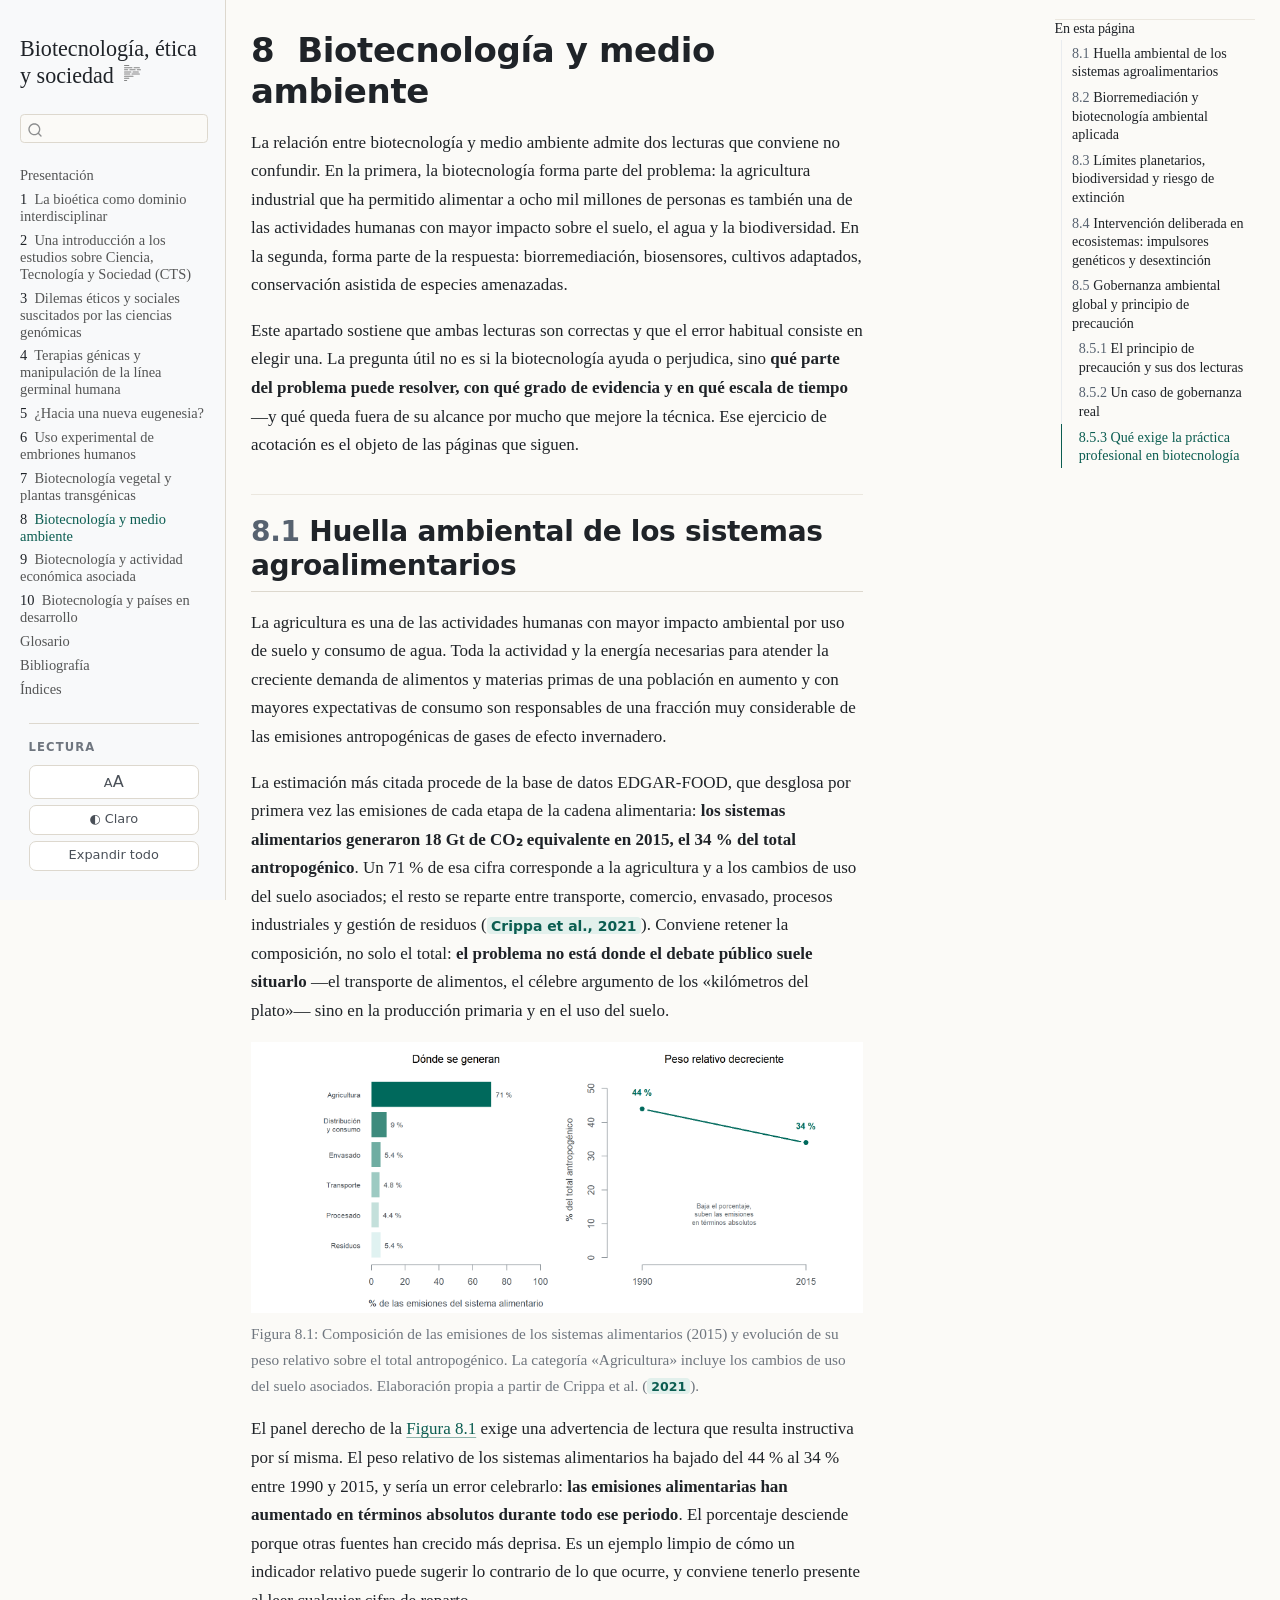
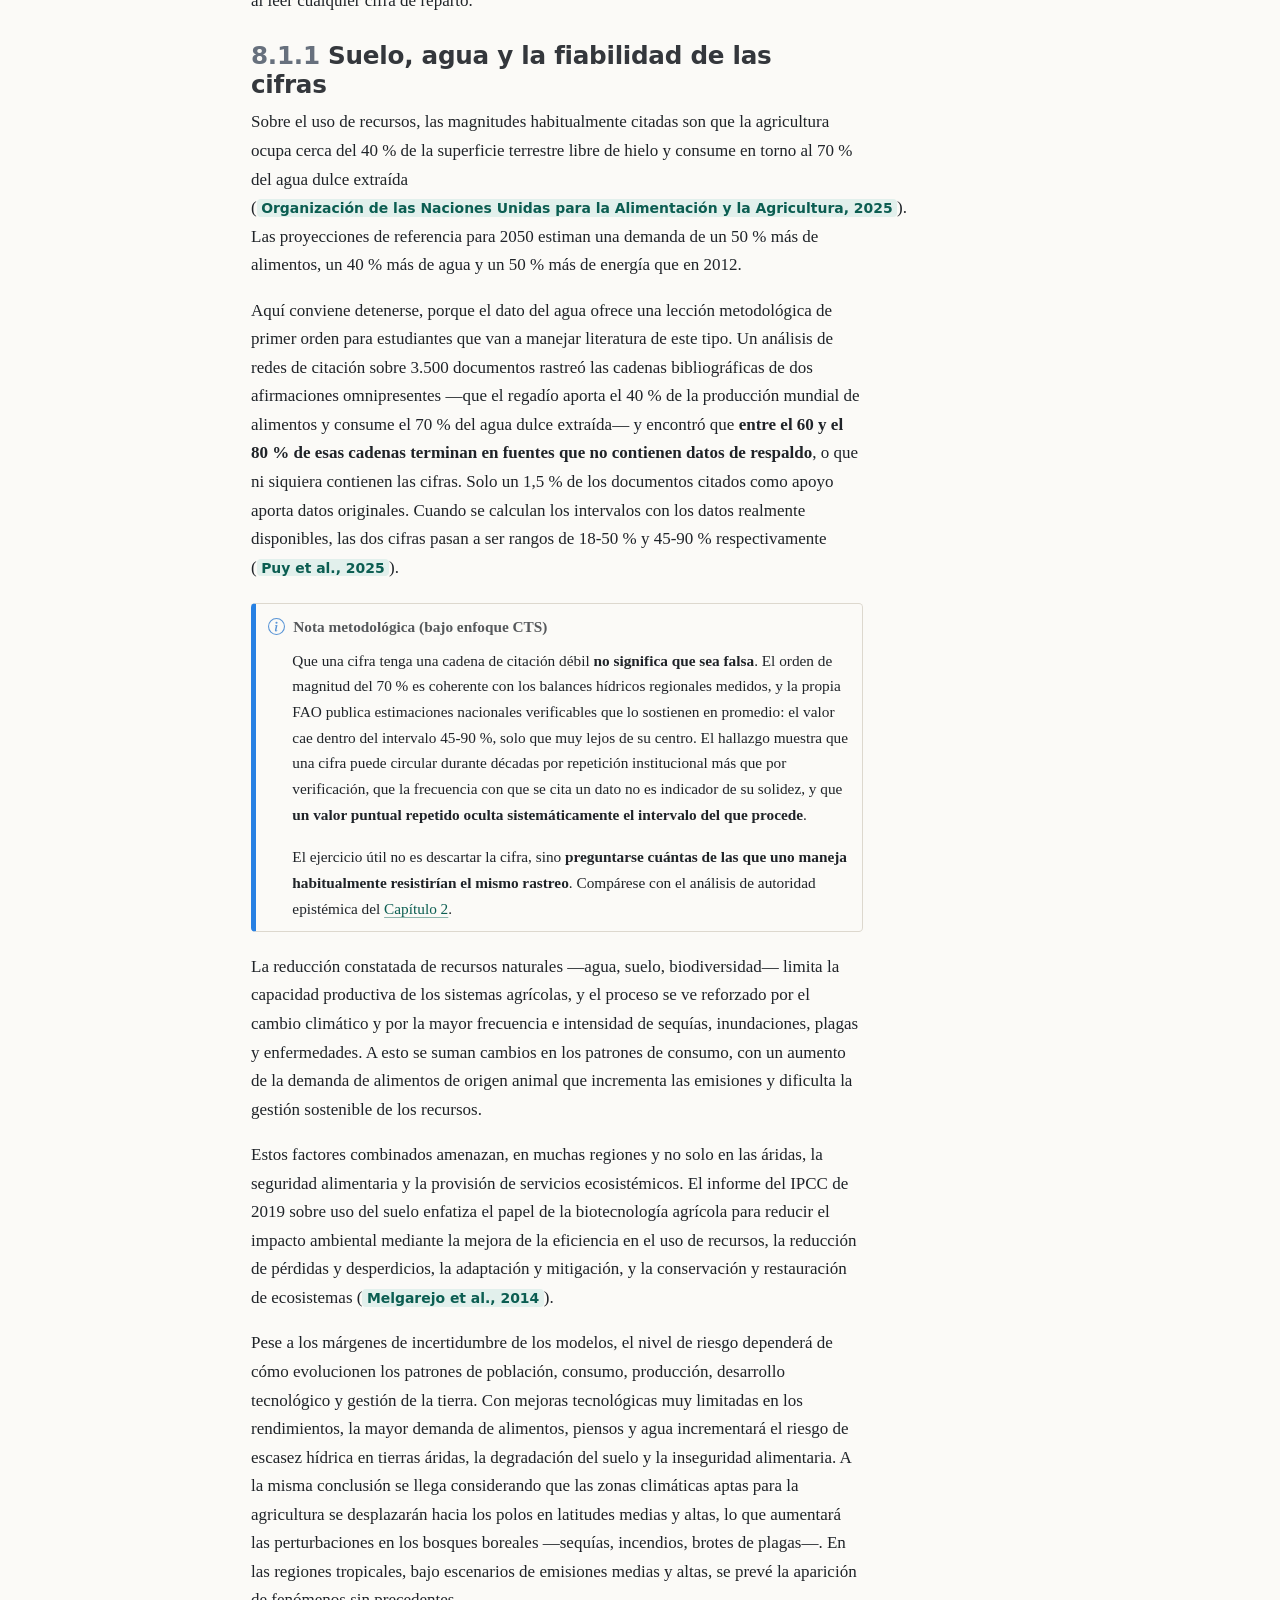
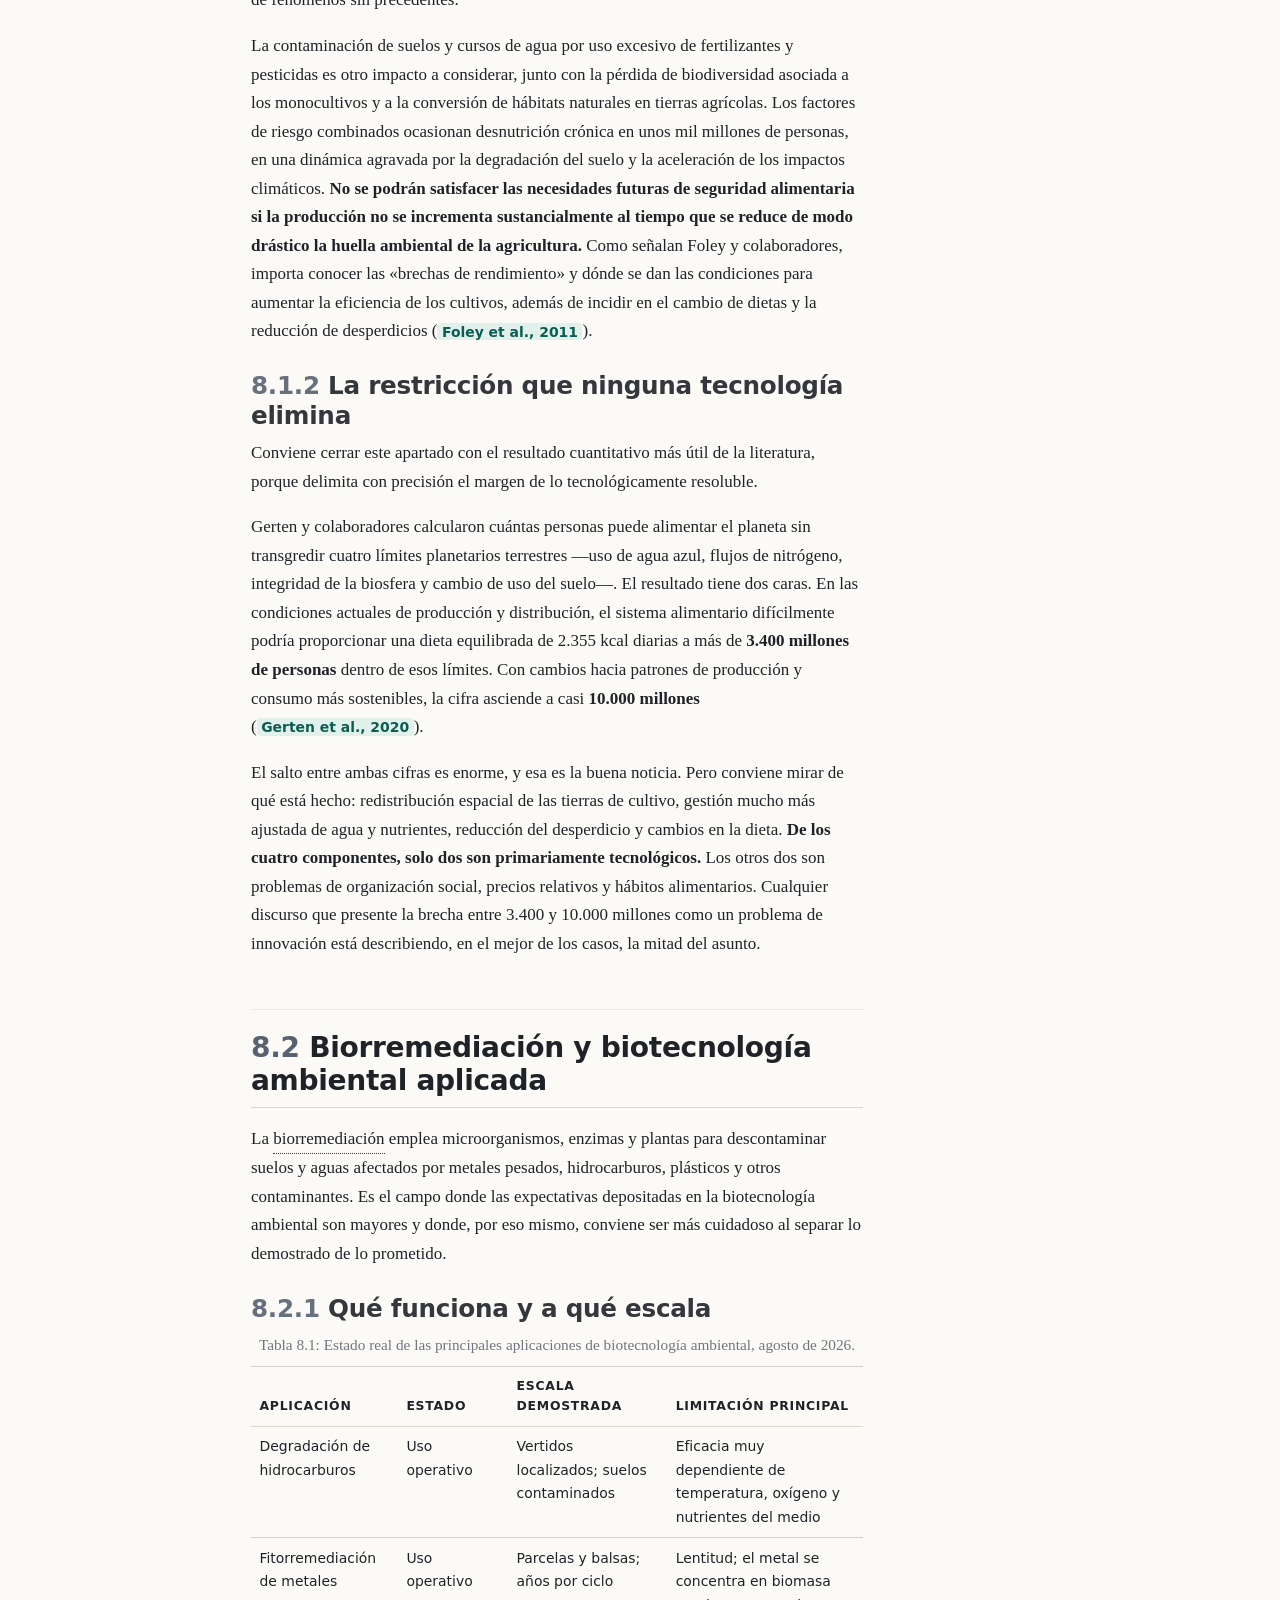
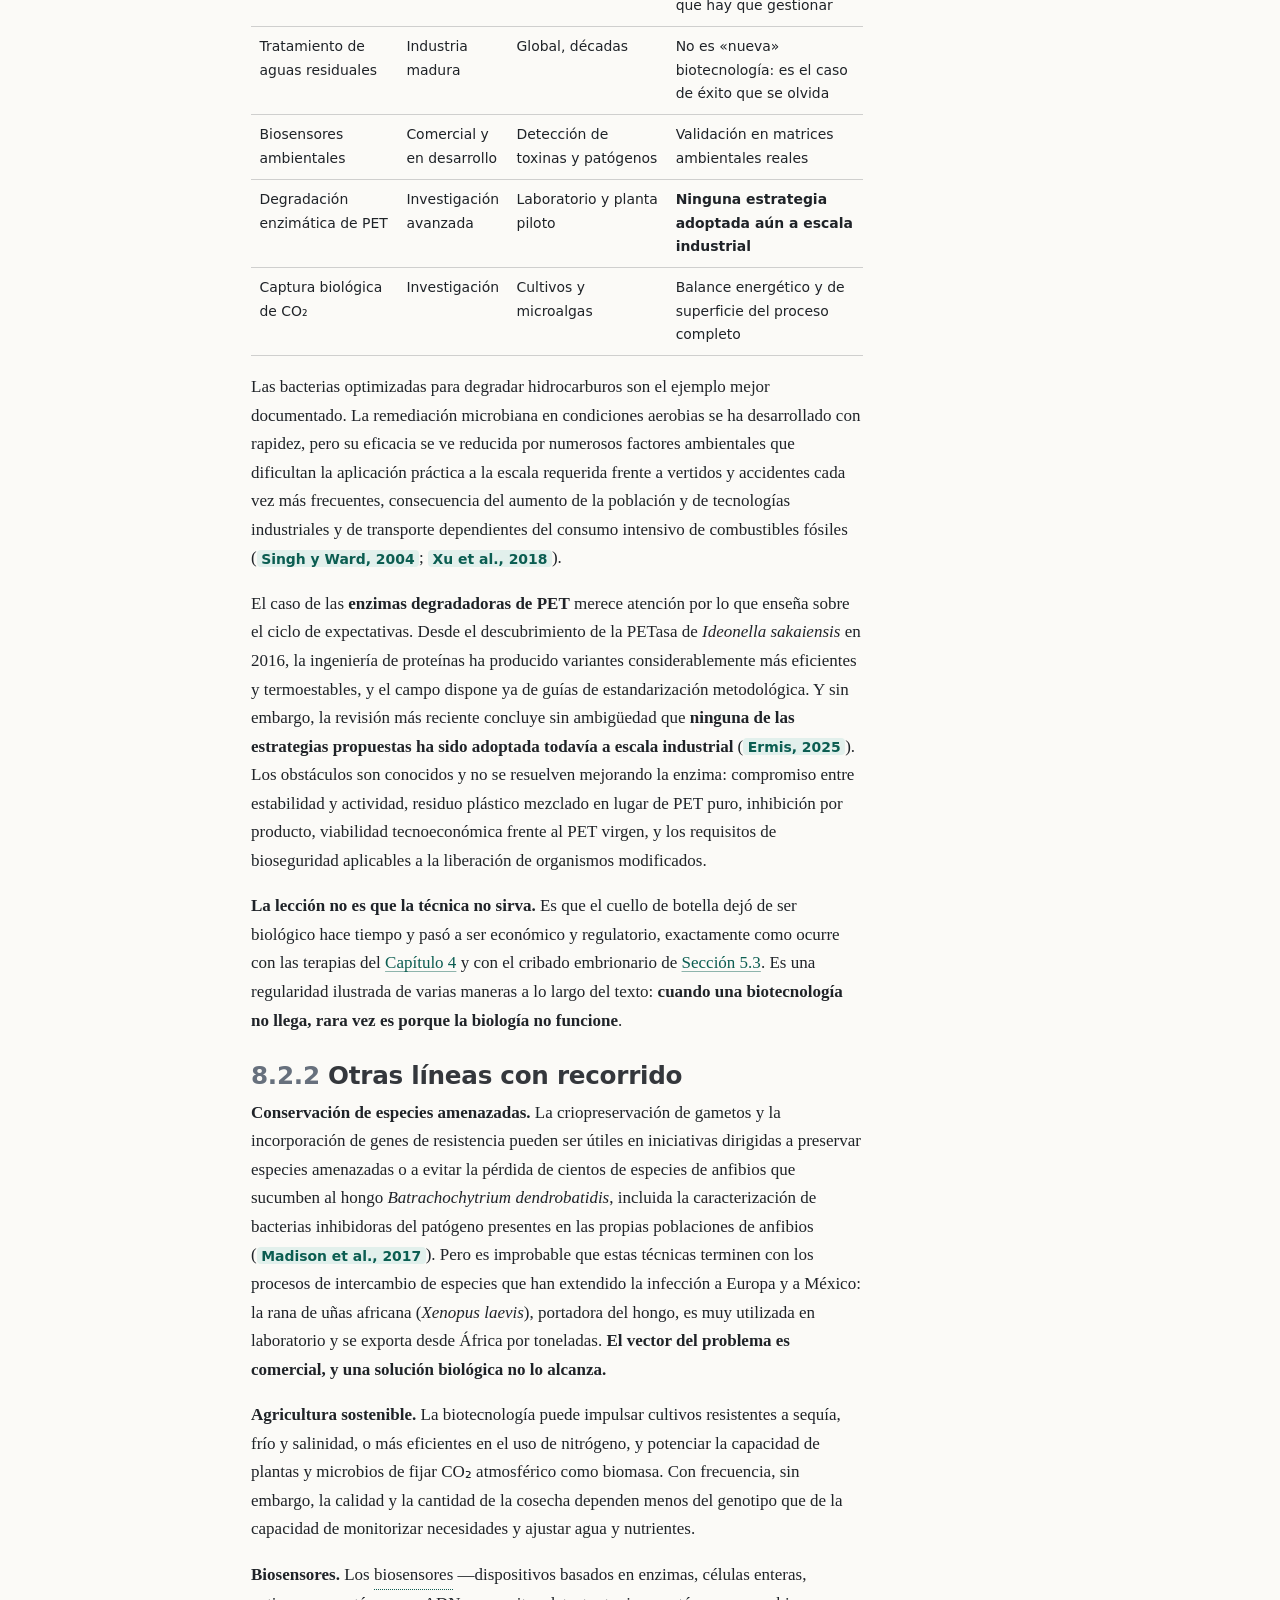
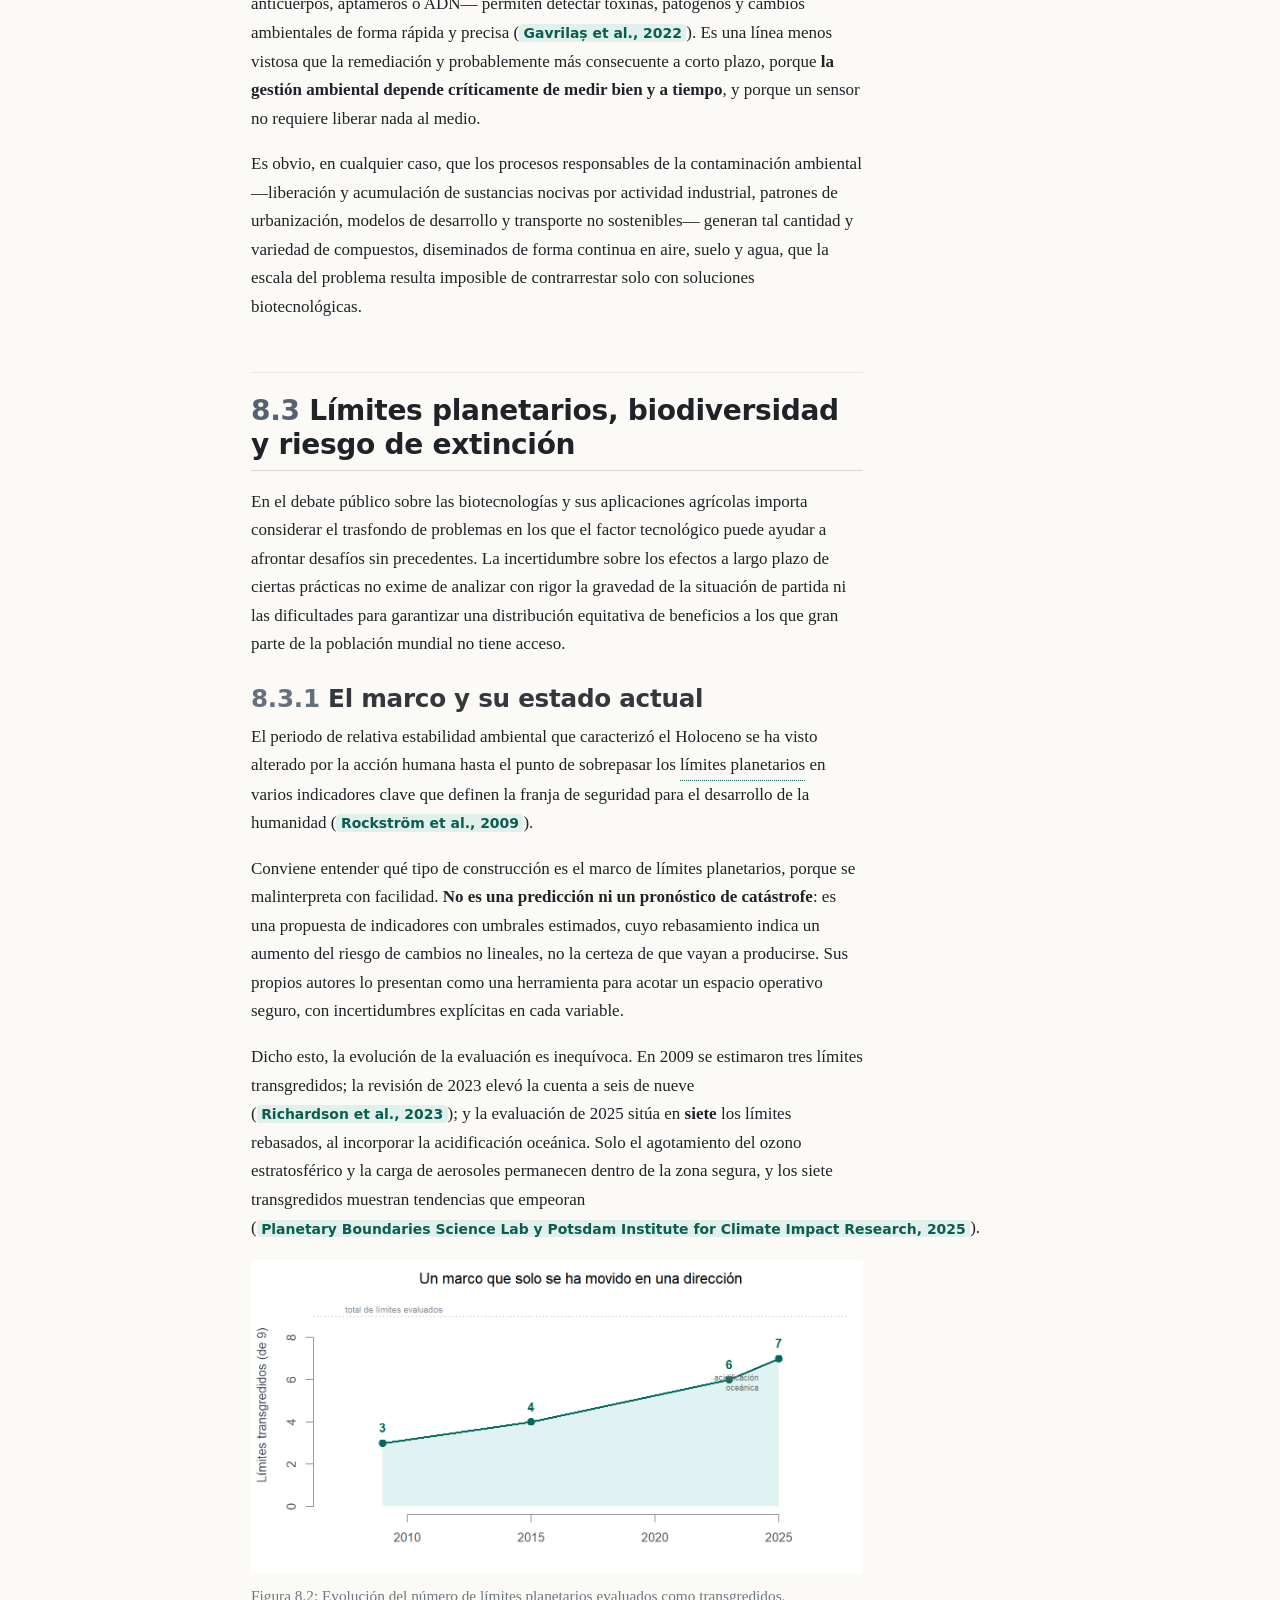
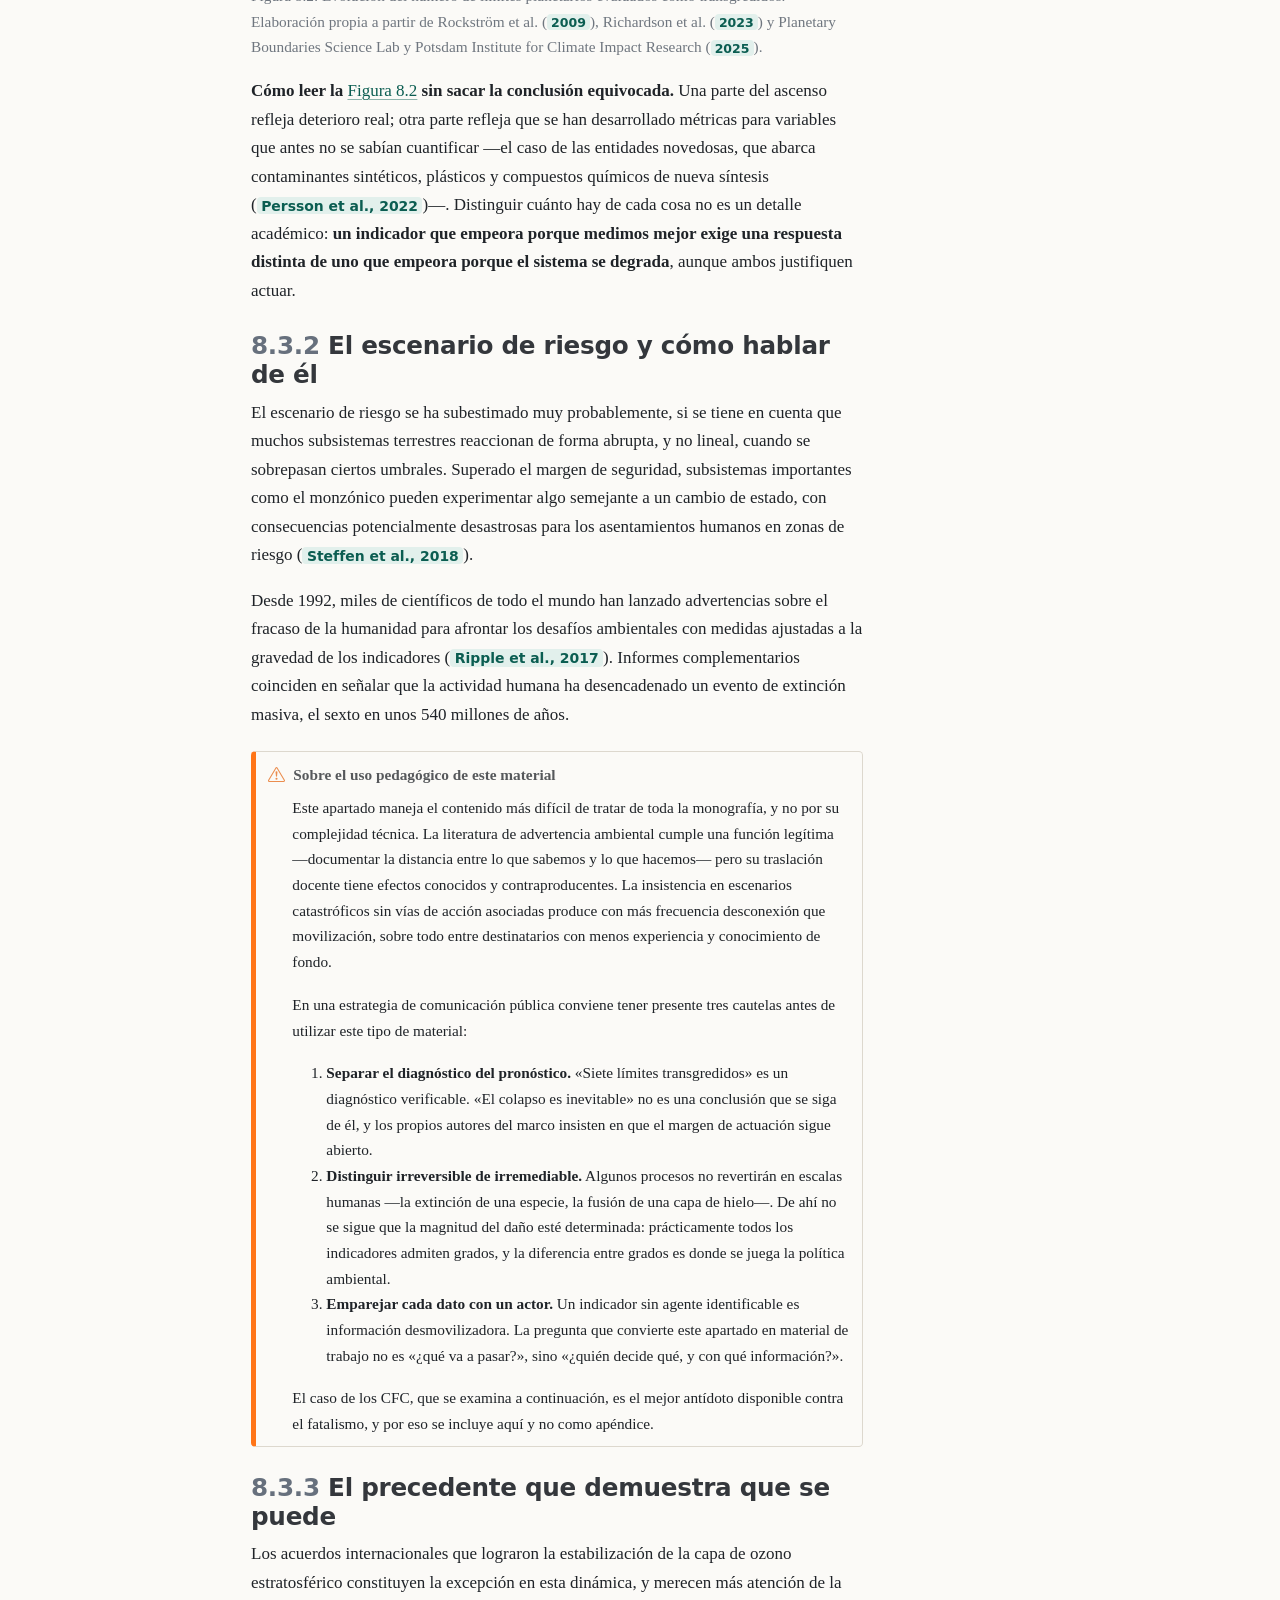
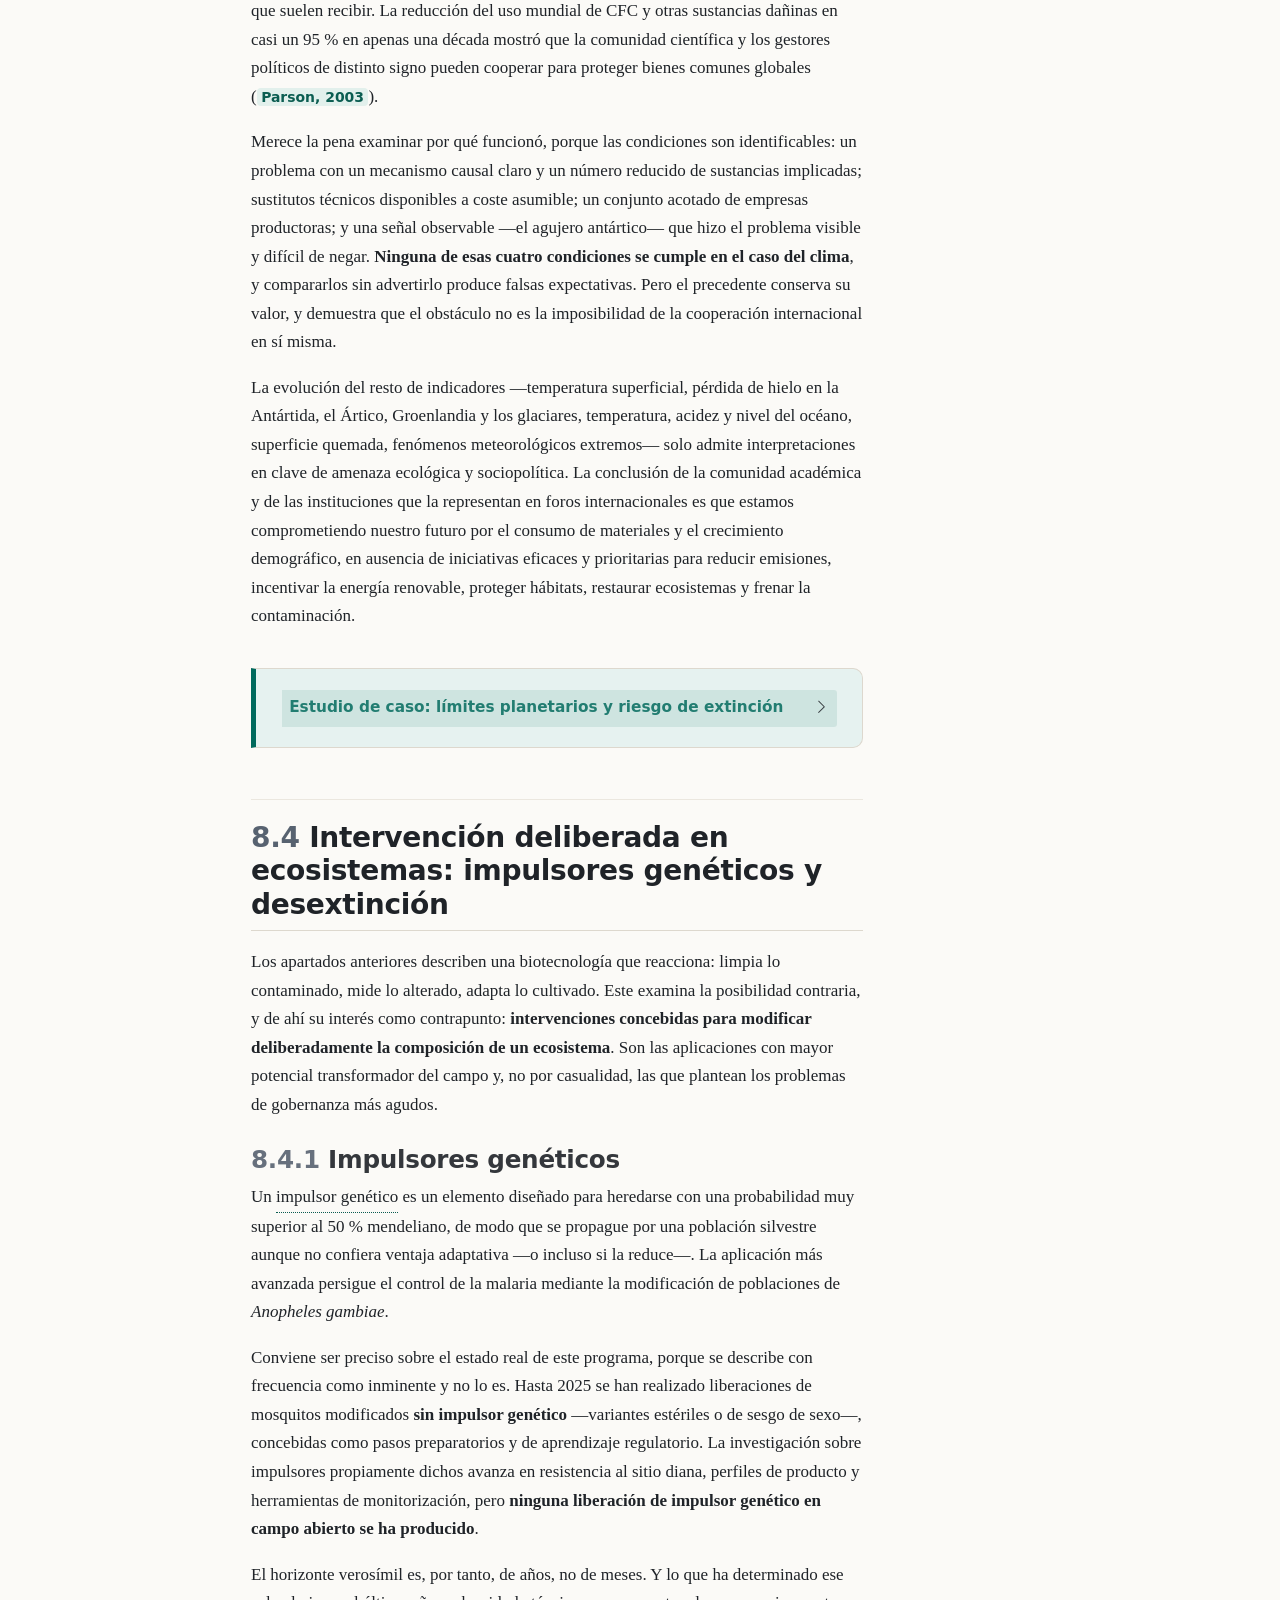
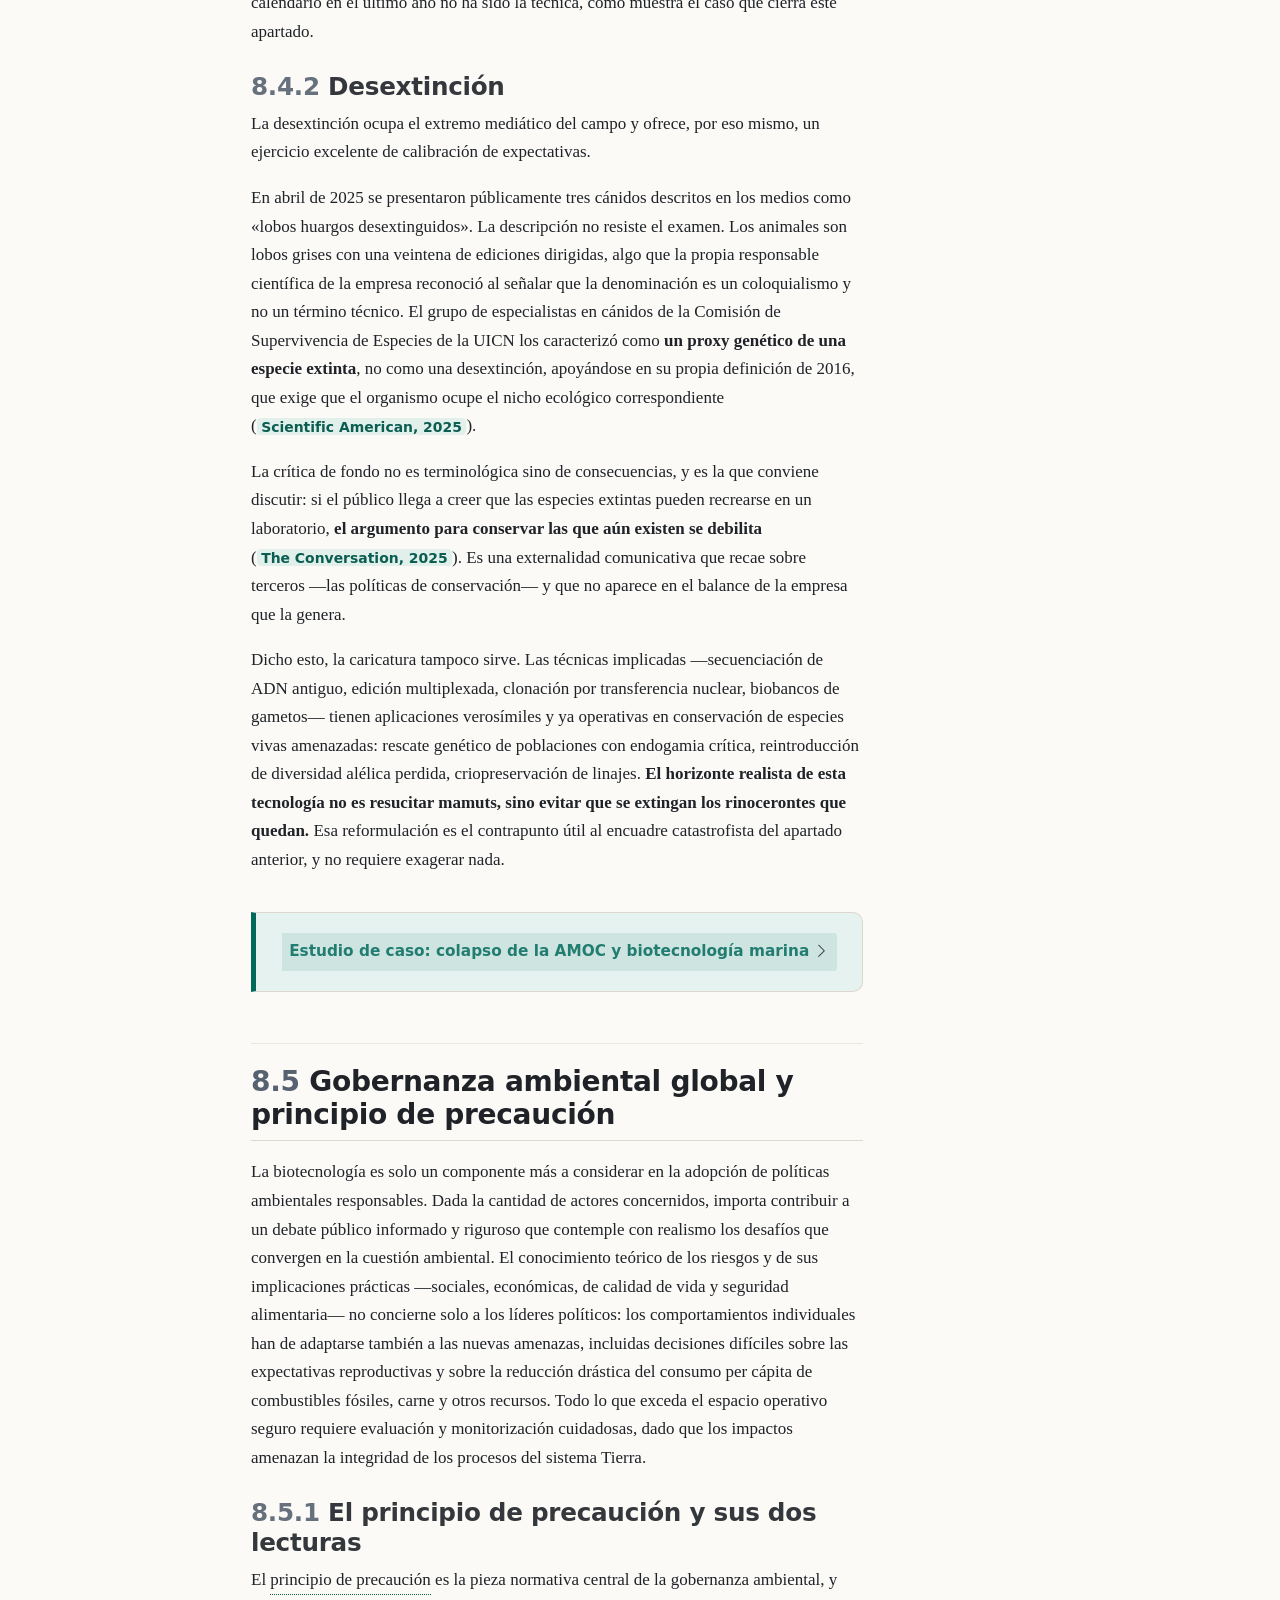
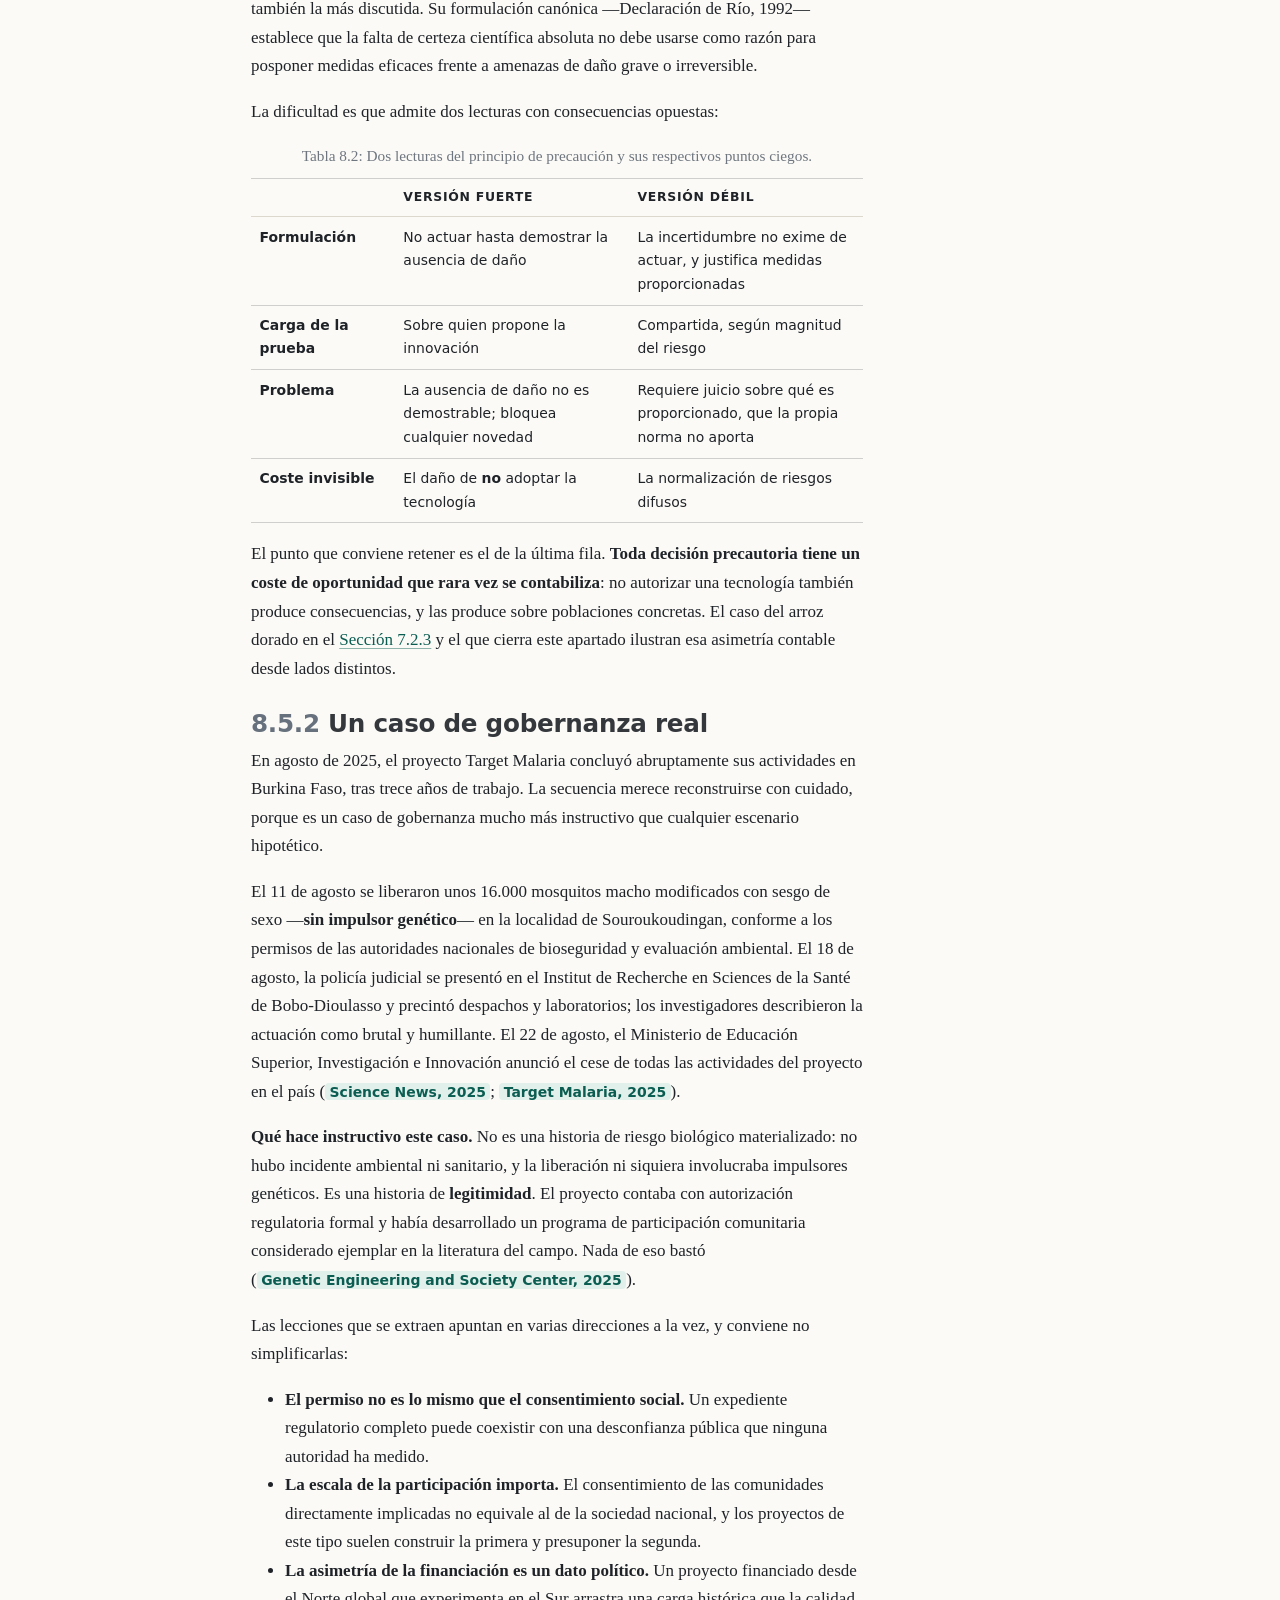
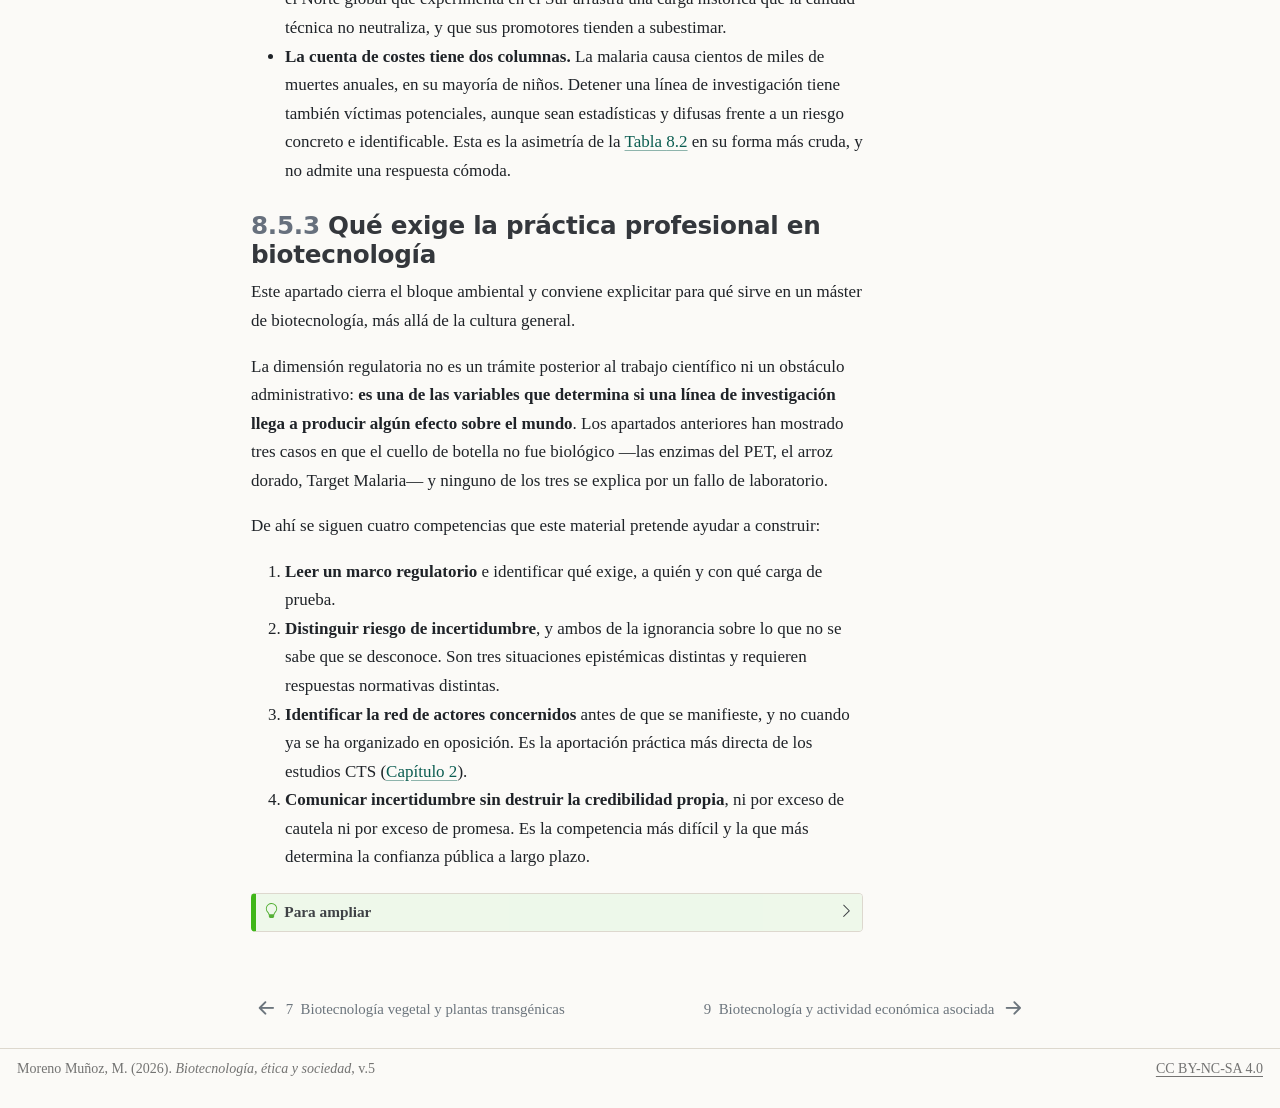
<file: 08-medio-ambiente.html>
<!DOCTYPE html>
<html xmlns="http://www.w3.org/1999/xhtml" lang="es" xml:lang="es"><head>

<meta charset="utf-8">
<meta name="generator" content="quarto-1.8.27">

<meta name="viewport" content="width=device-width, initial-scale=1.0, user-scalable=yes">


<title>8&nbsp; Biotecnología y medio ambiente – Biotecnología, ética y sociedad</title>
<style>
code{white-space: pre-wrap;}
span.smallcaps{font-variant: small-caps;}
div.columns{display: flex; gap: min(4vw, 1.5em);}
div.column{flex: auto; overflow-x: auto;}
div.hanging-indent{margin-left: 1.5em; text-indent: -1.5em;}
ul.task-list{list-style: none;}
ul.task-list li input[type="checkbox"] {
  width: 0.8em;
  margin: 0 0.8em 0.2em -1em; /* quarto-specific, see https://github.com/quarto-dev/quarto-cli/issues/4556 */ 
  vertical-align: middle;
}
/* CSS for citations */
div.csl-bib-body { }
div.csl-entry {
  clear: both;
  margin-bottom: 1em;
}
.hanging-indent div.csl-entry {
  margin-left:2em;
  text-indent:-2em;
}
div.csl-left-margin {
  min-width:2em;
  float:left;
}
div.csl-right-inline {
  margin-left:2em;
  padding-left:1em;
}
div.csl-indent {
  margin-left: 2em;
}</style>


<script src="site_libs/quarto-nav/quarto-nav.js"></script>
<script src="site_libs/quarto-nav/headroom.min.js"></script>
<script src="site_libs/clipboard/clipboard.min.js"></script>
<script src="site_libs/quarto-search/autocomplete.umd.js"></script>
<script src="site_libs/quarto-search/fuse.min.js"></script>
<script src="site_libs/quarto-search/quarto-search.js"></script>
<meta name="quarto:offset" content="./">
<link href="./09-economia.html" rel="next">
<link href="./07-vegetal.html" rel="prev">
<link href="./img/portada.svg" rel="icon" type="image/svg+xml">
<script src="site_libs/quarto-html/quarto.js" type="module"></script>
<script src="site_libs/quarto-html/tabsets/tabsets.js" type="module"></script>
<script src="site_libs/quarto-html/axe/axe-check.js" type="module"></script>
<script src="site_libs/quarto-html/popper.min.js"></script>
<script src="site_libs/quarto-html/tippy.umd.min.js"></script>
<script src="site_libs/quarto-html/anchor.min.js"></script>
<link href="site_libs/quarto-html/tippy.css" rel="stylesheet">
<link href="site_libs/quarto-html/quarto-syntax-highlighting-734bfe885269c4a88ff10b7879bcf292.css" rel="stylesheet" id="quarto-text-highlighting-styles">
<script src="site_libs/bootstrap/bootstrap.min.js"></script>
<link href="site_libs/bootstrap/bootstrap-icons.css" rel="stylesheet">
<link href="site_libs/bootstrap/bootstrap-d90cffeb84e22bdc7cc335a90e736fee.min.css" rel="stylesheet" append-hash="true" id="quarto-bootstrap" data-mode="light">
<script id="quarto-search-options" type="application/json">{
  "location": "sidebar",
  "copy-button": false,
  "collapse-after": 3,
  "panel-placement": "start",
  "type": "textbox",
  "limit": 50,
  "keyboard-shortcut": [
    "f",
    "/",
    "s"
  ],
  "show-item-context": false,
  "language": {
    "search-no-results-text": "No se han encontrado resultados",
    "search-matching-documents-text": "documentos encontrados",
    "search-copy-link-title": "Copiar el enlace en la búsqueda",
    "search-hide-matches-text": "Ocultar resultados adicionales",
    "search-more-match-text": "resultado adicional en este documento",
    "search-more-matches-text": "resultados adicionales en este documento",
    "search-clear-button-title": "Borrar",
    "search-text-placeholder": "",
    "search-detached-cancel-button-title": "Cancelar",
    "search-submit-button-title": "Enviar",
    "search-label": "Buscar"
  }
}</script>
<style>html{ scroll-behavior: smooth; }</style>
<meta name="description" content="Monografía técnica sobre biotecnología, ética y sociedad para estudiantes del Máster Universitario en Biotecnología.">
<meta name="color-scheme" content="light dark">


</head>

<body class="nav-sidebar docked quarto-light">

<div id="quarto-search-results"></div>
  <header id="quarto-header" class="headroom fixed-top">
  <nav class="quarto-secondary-nav">
    <div class="container-fluid d-flex">
      <button type="button" class="quarto-btn-toggle btn" data-bs-toggle="collapse" role="button" data-bs-target=".quarto-sidebar-collapse-item" aria-controls="quarto-sidebar" aria-expanded="false" aria-label="Alternar barra lateral" onclick="if (window.quartoToggleHeadroom) { window.quartoToggleHeadroom(); }">
        <i class="bi bi-layout-text-sidebar-reverse"></i>
      </button>
        <nav class="quarto-page-breadcrumbs" aria-label="breadcrumb"><ol class="breadcrumb"><li class="breadcrumb-item"><a href="./08-medio-ambiente.html"><span class="chapter-number">8</span>&nbsp; <span class="chapter-title">Biotecnología y medio ambiente</span></a></li></ol></nav>
        <a class="flex-grow-1" role="navigation" data-bs-toggle="collapse" data-bs-target=".quarto-sidebar-collapse-item" aria-controls="quarto-sidebar" aria-expanded="false" aria-label="Alternar barra lateral" onclick="if (window.quartoToggleHeadroom) { window.quartoToggleHeadroom(); }">      
        </a>
      <button type="button" class="btn quarto-search-button" aria-label="Buscar" onclick="window.quartoOpenSearch();">
        <i class="bi bi-search"></i>
      </button>
    </div>
  </nav>
</header>
<!-- content -->
<div id="quarto-content" class="quarto-container page-columns page-rows-contents page-layout-article">
<!-- sidebar -->
  <nav id="quarto-sidebar" class="sidebar collapse collapse-horizontal quarto-sidebar-collapse-item sidebar-navigation docked overflow-auto">
    <div class="pt-lg-2 mt-2 text-left sidebar-header">
    <div class="sidebar-title mb-0 py-0">
      <a href="./">Biotecnología, ética y sociedad</a> 
        <div class="sidebar-tools-main">
  <a href="" class="quarto-reader-toggle quarto-navigation-tool px-1" onclick="window.quartoToggleReader(); return false;" title="Alternar modo lector">
  <div class="quarto-reader-toggle-btn">
  <i class="bi"></i>
  </div>
</a>
</div>
    </div>
      </div>
        <div class="mt-2 flex-shrink-0 align-items-center">
        <div class="sidebar-search">
        <div id="quarto-search" class="" title="Buscar"></div>
        </div>
        </div>
    <div class="sidebar-menu-container"> 
    <ul class="list-unstyled mt-1">
        <li class="sidebar-item">
  <div class="sidebar-item-container"> 
  <a href="./index.html" class="sidebar-item-text sidebar-link">
 <span class="menu-text">Presentación</span></a>
  </div>
</li>
        <li class="sidebar-item">
  <div class="sidebar-item-container"> 
  <a href="./01-bioetica.html" class="sidebar-item-text sidebar-link">
 <span class="menu-text"><span class="chapter-number">1</span>&nbsp; <span class="chapter-title">La bioética como dominio interdisciplinar</span></span></a>
  </div>
</li>
        <li class="sidebar-item">
  <div class="sidebar-item-container"> 
  <a href="./02-cts.html" class="sidebar-item-text sidebar-link">
 <span class="menu-text"><span class="chapter-number">2</span>&nbsp; <span class="chapter-title">Una introducción a los estudios sobre Ciencia, Tecnología y Sociedad (CTS)</span></span></a>
  </div>
</li>
        <li class="sidebar-item">
  <div class="sidebar-item-container"> 
  <a href="./03-genomica.html" class="sidebar-item-text sidebar-link">
 <span class="menu-text"><span class="chapter-number">3</span>&nbsp; <span class="chapter-title">Dilemas éticos y sociales suscitados por las ciencias genómicas</span></span></a>
  </div>
</li>
        <li class="sidebar-item">
  <div class="sidebar-item-container"> 
  <a href="./04-terapias-genicas.html" class="sidebar-item-text sidebar-link">
 <span class="menu-text"><span class="chapter-number">4</span>&nbsp; <span class="chapter-title">Terapias génicas y manipulación de la línea germinal humana</span></span></a>
  </div>
</li>
        <li class="sidebar-item">
  <div class="sidebar-item-container"> 
  <a href="./05-eugenesia.html" class="sidebar-item-text sidebar-link">
 <span class="menu-text"><span class="chapter-number">5</span>&nbsp; <span class="chapter-title">¿Hacia una nueva eugenesia?</span></span></a>
  </div>
</li>
        <li class="sidebar-item">
  <div class="sidebar-item-container"> 
  <a href="./06-embriones.html" class="sidebar-item-text sidebar-link">
 <span class="menu-text"><span class="chapter-number">6</span>&nbsp; <span class="chapter-title">Uso experimental de embriones humanos</span></span></a>
  </div>
</li>
        <li class="sidebar-item">
  <div class="sidebar-item-container"> 
  <a href="./07-vegetal.html" class="sidebar-item-text sidebar-link">
 <span class="menu-text"><span class="chapter-number">7</span>&nbsp; <span class="chapter-title">Biotecnología vegetal y plantas transgénicas</span></span></a>
  </div>
</li>
        <li class="sidebar-item">
  <div class="sidebar-item-container"> 
  <a href="./08-medio-ambiente.html" class="sidebar-item-text sidebar-link active">
 <span class="menu-text"><span class="chapter-number">8</span>&nbsp; <span class="chapter-title">Biotecnología y medio ambiente</span></span></a>
  </div>
</li>
        <li class="sidebar-item">
  <div class="sidebar-item-container"> 
  <a href="./09-economia.html" class="sidebar-item-text sidebar-link">
 <span class="menu-text"><span class="chapter-number">9</span>&nbsp; <span class="chapter-title">Biotecnología y actividad económica asociada</span></span></a>
  </div>
</li>
        <li class="sidebar-item">
  <div class="sidebar-item-container"> 
  <a href="./10-paises-desarrollo.html" class="sidebar-item-text sidebar-link">
 <span class="menu-text"><span class="chapter-number">10</span>&nbsp; <span class="chapter-title">Biotecnología y países en desarrollo</span></span></a>
  </div>
</li>
        <li class="sidebar-item">
  <div class="sidebar-item-container"> 
  <a href="./11-glosario.html" class="sidebar-item-text sidebar-link">
 <span class="menu-text">Glosario</span></a>
  </div>
</li>
        <li class="sidebar-item">
  <div class="sidebar-item-container"> 
  <a href="./12-bibliografia.html" class="sidebar-item-text sidebar-link">
 <span class="menu-text">Bibliografía</span></a>
  </div>
</li>
        <li class="sidebar-item">
  <div class="sidebar-item-container"> 
  <a href="./13-indices.html" class="sidebar-item-text sidebar-link">
 <span class="menu-text">Índices</span></a>
  </div>
</li>
    </ul>
    </div>
</nav>
<div id="quarto-sidebar-glass" class="quarto-sidebar-collapse-item" data-bs-toggle="collapse" data-bs-target=".quarto-sidebar-collapse-item"></div>
<!-- margin-sidebar -->
    <div id="quarto-margin-sidebar" class="sidebar margin-sidebar">
        <nav id="TOC" role="doc-toc" class="toc-active">
    <h2 id="toc-title">En esta página</h2>
   
  <ul>
  <li><a href="#sec-medio-ambiente-huella" id="toc-sec-medio-ambiente-huella" class="nav-link active" data-scroll-target="#sec-medio-ambiente-huella"><span class="header-section-number">8.1</span> Huella ambiental de los sistemas agroalimentarios</a>
  <ul class="collapse">
  <li><a href="#sec-medio-ambiente-cifras" id="toc-sec-medio-ambiente-cifras" class="nav-link" data-scroll-target="#sec-medio-ambiente-cifras"><span class="header-section-number">8.1.1</span> Suelo, agua y la fiabilidad de las cifras</a></li>
  <li><a href="#sec-medio-ambiente-restriccion" id="toc-sec-medio-ambiente-restriccion" class="nav-link" data-scroll-target="#sec-medio-ambiente-restriccion"><span class="header-section-number">8.1.2</span> La restricción que ninguna tecnología elimina</a></li>
  </ul></li>
  <li><a href="#sec-medio-ambiente-biorremediacion" id="toc-sec-medio-ambiente-biorremediacion" class="nav-link" data-scroll-target="#sec-medio-ambiente-biorremediacion"><span class="header-section-number">8.2</span> Biorremediación y biotecnología ambiental aplicada</a>
  <ul class="collapse">
  <li><a href="#sec-medio-ambiente-biorremediacion-escala" id="toc-sec-medio-ambiente-biorremediacion-escala" class="nav-link" data-scroll-target="#sec-medio-ambiente-biorremediacion-escala"><span class="header-section-number">8.2.1</span> Qué funciona y a qué escala</a></li>
  <li><a href="#sec-medio-ambiente-otras-lineas" id="toc-sec-medio-ambiente-otras-lineas" class="nav-link" data-scroll-target="#sec-medio-ambiente-otras-lineas"><span class="header-section-number">8.2.2</span> Otras líneas con recorrido</a></li>
  </ul></li>
  <li><a href="#sec-medio-ambiente-limites" id="toc-sec-medio-ambiente-limites" class="nav-link" data-scroll-target="#sec-medio-ambiente-limites"><span class="header-section-number">8.3</span> Límites planetarios, biodiversidad y riesgo de extinción</a>
  <ul class="collapse">
  <li><a href="#sec-medio-ambiente-limites-estado" id="toc-sec-medio-ambiente-limites-estado" class="nav-link" data-scroll-target="#sec-medio-ambiente-limites-estado"><span class="header-section-number">8.3.1</span> El marco y su estado actual</a></li>
  <li><a href="#sec-medio-ambiente-riesgo" id="toc-sec-medio-ambiente-riesgo" class="nav-link" data-scroll-target="#sec-medio-ambiente-riesgo"><span class="header-section-number">8.3.2</span> El escenario de riesgo y cómo hablar de él</a></li>
  <li><a href="#sec-medio-ambiente-ozono" id="toc-sec-medio-ambiente-ozono" class="nav-link" data-scroll-target="#sec-medio-ambiente-ozono"><span class="header-section-number">8.3.3</span> El precedente que demuestra que se puede</a></li>
  </ul></li>
  <li><a href="#sec-medio-ambiente-intervencion" id="toc-sec-medio-ambiente-intervencion" class="nav-link" data-scroll-target="#sec-medio-ambiente-intervencion"><span class="header-section-number">8.4</span> Intervención deliberada en ecosistemas: impulsores genéticos y desextinción</a>
  <ul class="collapse">
  <li><a href="#sec-medio-ambiente-impulsores" id="toc-sec-medio-ambiente-impulsores" class="nav-link" data-scroll-target="#sec-medio-ambiente-impulsores"><span class="header-section-number">8.4.1</span> Impulsores genéticos</a></li>
  <li><a href="#sec-medio-ambiente-desextincion" id="toc-sec-medio-ambiente-desextincion" class="nav-link" data-scroll-target="#sec-medio-ambiente-desextincion"><span class="header-section-number">8.4.2</span> Desextinción</a></li>
  </ul></li>
  <li><a href="#sec-medio-ambiente-gobernanza" id="toc-sec-medio-ambiente-gobernanza" class="nav-link" data-scroll-target="#sec-medio-ambiente-gobernanza"><span class="header-section-number">8.5</span> Gobernanza ambiental global y principio de precaución</a>
  <ul class="collapse">
  <li><a href="#sec-medio-ambiente-precaucion" id="toc-sec-medio-ambiente-precaucion" class="nav-link" data-scroll-target="#sec-medio-ambiente-precaucion"><span class="header-section-number">8.5.1</span> El principio de precaución y sus dos lecturas</a></li>
  <li><a href="#sec-medio-ambiente-burkina" id="toc-sec-medio-ambiente-burkina" class="nav-link" data-scroll-target="#sec-medio-ambiente-burkina"><span class="header-section-number">8.5.2</span> Un caso de gobernanza real</a></li>
  <li><a href="#sec-medio-ambiente-competencias" id="toc-sec-medio-ambiente-competencias" class="nav-link" data-scroll-target="#sec-medio-ambiente-competencias"><span class="header-section-number">8.5.3</span> Qué exige la práctica profesional en biotecnología</a></li>
  </ul></li>
  </ul>
</nav>
    </div>
<!-- main -->
<main class="content" id="quarto-document-content">

<header id="title-block-header" class="quarto-title-block default">
<div class="quarto-title">
<h1 class="title"><span id="sec-medio-ambiente" class="quarto-section-identifier"><span class="chapter-number">8</span>&nbsp; <span class="chapter-title">Biotecnología y medio ambiente</span></span></h1>
</div>



<div class="quarto-title-meta">

    
  
    
  </div>
  


</header>


<p>La relación entre biotecnología y medio ambiente admite dos lecturas que conviene no confundir. En la primera, la biotecnología forma parte del problema: la agricultura industrial que ha permitido alimentar a ocho mil millones de personas es también una de las actividades humanas con mayor impacto sobre el suelo, el agua y la biodiversidad. En la segunda, forma parte de la respuesta: biorremediación, biosensores, cultivos adaptados, conservación asistida de especies amenazadas.</p>
<p>Este apartado sostiene que ambas lecturas son correctas y que el error habitual consiste en elegir una. La pregunta útil no es si la biotecnología ayuda o perjudica, sino <strong>qué parte del problema puede resolver, con qué grado de evidencia y en qué escala de tiempo</strong> —y qué queda fuera de su alcance por mucho que mejore la técnica. Ese ejercicio de acotación es el objeto de las páginas que siguen.</p>
<section id="sec-medio-ambiente-huella" class="level2" data-number="8.1">
<h2 data-number="8.1" class="anchored" data-anchor-id="sec-medio-ambiente-huella"><span class="header-section-number">8.1</span> Huella ambiental de los sistemas agroalimentarios</h2>
<p>La agricultura es una de las actividades humanas con mayor impacto ambiental por uso de suelo y consumo de agua. Toda la actividad y la energía necesarias para atender la creciente demanda de alimentos y materias primas de una población en aumento y con mayores expectativas de consumo son responsables de una fracción muy considerable de las emisiones antropogénicas de gases de efecto invernadero.</p>
<p>La estimación más citada procede de la base de datos EDGAR-FOOD, que desglosa por primera vez las emisiones de cada etapa de la cadena alimentaria: <strong>los sistemas alimentarios generaron 18 Gt de CO₂ equivalente en 2015, el 34 % del total antropogénico</strong>. Un 71 % de esa cifra corresponde a la agricultura y a los cambios de uso del suelo asociados; el resto se reparte entre transporte, comercio, envasado, procesos industriales y gestión de residuos <span class="citation" data-cites="crippa2021">(<a href="12-bibliografia.html#ref-crippa2021" role="doc-biblioref">Crippa et al., 2021</a>)</span>. Conviene retener la composición, no solo el total: <strong>el problema no está donde el debate público suele situarlo</strong> —el transporte de alimentos, el célebre argumento de los «kilómetros del plato»— sino en la producción primaria y en el uso del suelo.</p>
<div class="cell">
<div class="cell-output-display">
<div id="fig-huella" class="quarto-float quarto-figure quarto-figure-center anchored">
<figure class="quarto-float quarto-float-fig figure">
<div aria-describedby="fig-huella-caption-0ceaefa1-69ba-4598-a22c-09a6ac19f8ca">
<img src="08-medio-ambiente_files/figure-html/fig-huella-1.png" class="img-fluid figure-img" style="width:100.0%">
</div>
<figcaption class="quarto-float-caption-bottom quarto-float-caption quarto-float-fig" id="fig-huella-caption-0ceaefa1-69ba-4598-a22c-09a6ac19f8ca">
Figura&nbsp;8.1: Composición de las emisiones de los sistemas alimentarios (2015) y evolución de su peso relativo sobre el total antropogénico. La categoría «Agricultura» incluye los cambios de uso del suelo asociados. Elaboración propia a partir de <span class="citation" data-cites="crippa2021">Crippa et al. (<a href="12-bibliografia.html#ref-crippa2021" role="doc-biblioref">2021</a>)</span>.
</figcaption>
</figure>
</div>
</div>
</div>
<p>El panel derecho de la <a href="#fig-huella" class="quarto-xref">Figura&nbsp;<span>8.1</span></a> exige una advertencia de lectura que resulta instructiva por sí misma. El peso relativo de los sistemas alimentarios ha bajado del 44 % al 34 % entre 1990 y 2015, y sería un error celebrarlo: <strong>las emisiones alimentarias han aumentado en términos absolutos durante todo ese periodo</strong>. El porcentaje desciende porque otras fuentes han crecido más deprisa. Es un ejemplo limpio de cómo un indicador relativo puede sugerir lo contrario de lo que ocurre, y conviene tenerlo presente al leer cualquier cifra de reparto.</p>
<section id="sec-medio-ambiente-cifras" class="level3" data-number="8.1.1">
<h3 data-number="8.1.1" class="anchored" data-anchor-id="sec-medio-ambiente-cifras"><span class="header-section-number">8.1.1</span> Suelo, agua y la fiabilidad de las cifras</h3>
<p>Sobre el uso de recursos, las magnitudes habitualmente citadas son que la agricultura ocupa cerca del 40 % de la superficie terrestre libre de hielo y consume en torno al 70 % del agua dulce extraída <span class="citation" data-cites="fao2025land">(<a href="12-bibliografia.html#ref-fao2025land" role="doc-biblioref">Organización de las Naciones Unidas para la Alimentación y la Agricultura, 2025</a>)</span>. Las proyecciones de referencia para 2050 estiman una demanda de un 50 % más de alimentos, un 40 % más de agua y un 50 % más de energía que en 2012.</p>
<p>Aquí conviene detenerse, porque el dato del agua ofrece una lección metodológica de primer orden para estudiantes que van a manejar literatura de este tipo. Un análisis de redes de citación sobre 3.500 documentos rastreó las cadenas bibliográficas de dos afirmaciones omnipresentes —que el regadío aporta el 40 % de la producción mundial de alimentos y consume el 70 % del agua dulce extraída— y encontró que <strong>entre el 60 y el 80 % de esas cadenas terminan en fuentes que no contienen datos de respaldo</strong>, o que ni siquiera contienen las cifras. Solo un 1,5 % de los documentos citados como apoyo aporta datos originales. Cuando se calculan los intervalos con los datos realmente disponibles, las dos cifras pasan a ser rangos de 18-50 % y 45-90 % respectivamente <span class="citation" data-cites="puy2025irrigation">(<a href="12-bibliografia.html#ref-puy2025irrigation" role="doc-biblioref">Puy et al., 2025</a>)</span>.</p>
<div class="callout callout-style-simple callout-note callout-titled">
<div class="callout-header d-flex align-content-center">
<div class="callout-icon-container">
<i class="callout-icon"></i>
</div>
<div class="callout-title-container flex-fill">
<span class="screen-reader-only">Nota</span>Nota metodológica (bajo enfoque CTS)
</div>
</div>
<div class="callout-body-container callout-body">
<p>Que una cifra tenga una cadena de citación débil <strong>no significa que sea falsa</strong>. El orden de magnitud del 70 % es coherente con los balances hídricos regionales medidos, y la propia FAO publica estimaciones nacionales verificables que lo sostienen en promedio: el valor cae dentro del intervalo 45-90 %, solo que muy lejos de su centro. El hallazgo muestra que una cifra puede circular durante décadas por repetición institucional más que por verificación, que la frecuencia con que se cita un dato no es indicador de su solidez, y que <strong>un valor puntual repetido oculta sistemáticamente el intervalo del que procede</strong>.</p>
<p>El ejercicio útil no es descartar la cifra, sino <strong>preguntarse cuántas de las que uno maneja habitualmente resistirían el mismo rastreo</strong>. Compárese con el análisis de autoridad epistémica del <a href="02-cts.html" class="quarto-xref"><span>Capítulo 2</span></a>.</p>
</div>
</div>
<p>La reducción constatada de recursos naturales —agua, suelo, biodiversidad— limita la capacidad productiva de los sistemas agrícolas, y el proceso se ve reforzado por el cambio climático y por la mayor frecuencia e intensidad de sequías, inundaciones, plagas y enfermedades. A esto se suman cambios en los patrones de consumo, con un aumento de la demanda de alimentos de origen animal que incrementa las emisiones y dificulta la gestión sostenible de los recursos.</p>
<p>Estos factores combinados amenazan, en muchas regiones y no solo en las áridas, la seguridad alimentaria y la provisión de servicios ecosistémicos. El informe del IPCC de 2019 sobre uso del suelo enfatiza el papel de la biotecnología agrícola para reducir el impacto ambiental mediante la mejora de la eficiencia en el uso de recursos, la reducción de pérdidas y desperdicios, la adaptación y mitigación, y la conservación y restauración de ecosistemas <span class="citation" data-cites="melgarejo2014">(<a href="12-bibliografia.html#ref-melgarejo2014" role="doc-biblioref">Melgarejo et al., 2014</a>)</span>.</p>
<p>Pese a los márgenes de incertidumbre de los modelos, el nivel de riesgo dependerá de cómo evolucionen los patrones de población, consumo, producción, desarrollo tecnológico y gestión de la tierra. Con mejoras tecnológicas muy limitadas en los rendimientos, la mayor demanda de alimentos, piensos y agua incrementará el riesgo de escasez hídrica en tierras áridas, la degradación del suelo y la inseguridad alimentaria. A la misma conclusión se llega considerando que las zonas climáticas aptas para la agricultura se desplazarán hacia los polos en latitudes medias y altas, lo que aumentará las perturbaciones en los bosques boreales —sequías, incendios, brotes de plagas—. En las regiones tropicales, bajo escenarios de emisiones medias y altas, se prevé la aparición de fenómenos sin precedentes.</p>
<p>La contaminación de suelos y cursos de agua por uso excesivo de fertilizantes y pesticidas es otro impacto a considerar, junto con la pérdida de biodiversidad asociada a los monocultivos y a la conversión de hábitats naturales en tierras agrícolas. Los factores de riesgo combinados ocasionan desnutrición crónica en unos mil millones de personas, en una dinámica agravada por la degradación del suelo y la aceleración de los impactos climáticos. <strong>No se podrán satisfacer las necesidades futuras de seguridad alimentaria si la producción no se incrementa sustancialmente al tiempo que se reduce de modo drástico la huella ambiental de la agricultura.</strong> Como señalan Foley y colaboradores, importa conocer las «brechas de rendimiento» y dónde se dan las condiciones para aumentar la eficiencia de los cultivos, además de incidir en el cambio de dietas y la reducción de desperdicios <span class="citation" data-cites="foley2011">(<a href="12-bibliografia.html#ref-foley2011" role="doc-biblioref">Foley et al., 2011</a>)</span>.</p>
</section>
<section id="sec-medio-ambiente-restriccion" class="level3" data-number="8.1.2">
<h3 data-number="8.1.2" class="anchored" data-anchor-id="sec-medio-ambiente-restriccion"><span class="header-section-number">8.1.2</span> La restricción que ninguna tecnología elimina</h3>
<p>Conviene cerrar este apartado con el resultado cuantitativo más útil de la literatura, porque delimita con precisión el margen de lo tecnológicamente resoluble.</p>
<p>Gerten y colaboradores calcularon cuántas personas puede alimentar el planeta sin transgredir cuatro límites planetarios terrestres —uso de agua azul, flujos de nitrógeno, integridad de la biosfera y cambio de uso del suelo—. El resultado tiene dos caras. En las condiciones actuales de producción y distribución, el sistema alimentario difícilmente podría proporcionar una dieta equilibrada de 2.355 kcal diarias a más de <strong>3.400 millones de personas</strong> dentro de esos límites. Con cambios hacia patrones de producción y consumo más sostenibles, la cifra asciende a casi <strong>10.000 millones</strong> <span class="citation" data-cites="gerten2020">(<a href="12-bibliografia.html#ref-gerten2020" role="doc-biblioref">Gerten et al., 2020</a>)</span>.</p>
<p>El salto entre ambas cifras es enorme, y esa es la buena noticia. Pero conviene mirar de qué está hecho: redistribución espacial de las tierras de cultivo, gestión mucho más ajustada de agua y nutrientes, reducción del desperdicio y cambios en la dieta. <strong>De los cuatro componentes, solo dos son primariamente tecnológicos.</strong> Los otros dos son problemas de organización social, precios relativos y hábitos alimentarios. Cualquier discurso que presente la brecha entre 3.400 y 10.000 millones como un problema de innovación está describiendo, en el mejor de los casos, la mitad del asunto.</p>
</section>
</section>
<section id="sec-medio-ambiente-biorremediacion" class="level2" data-number="8.2">
<h2 data-number="8.2" class="anchored" data-anchor-id="sec-medio-ambiente-biorremediacion"><span class="header-section-number">8.2</span> Biorremediación y biotecnología ambiental aplicada</h2>
<p>La <button type="button" class="gloss" data-gloss="biorremediacion" aria-expanded="false" aria-haspopup="dialog" aria-describedby="gd-biorremediacion-1">biorremediación</button><span class="gloss-def" id="gd-biorremediacion-1" hidden="">Uso de microorganismos, plantas o enzimas para descontaminar
ambientes afectados por contaminantes tóxicos o peligrosos.</span> emplea microorganismos, enzimas y plantas para descontaminar suelos y aguas afectados por metales pesados, hidrocarburos, plásticos y otros contaminantes. Es el campo donde las expectativas depositadas en la biotecnología ambiental son mayores y donde, por eso mismo, conviene ser más cuidadoso al separar lo demostrado de lo prometido.</p>
<section id="sec-medio-ambiente-biorremediacion-escala" class="level3" data-number="8.2.1">
<h3 data-number="8.2.1" class="anchored" data-anchor-id="sec-medio-ambiente-biorremediacion-escala"><span class="header-section-number">8.2.1</span> Qué funciona y a qué escala</h3>
<div id="tbl-biorremediacion" class="quarto-float quarto-figure quarto-figure-center anchored" data-tbl-colwidths="[24,18,26,32]">
<figure class="quarto-float quarto-float-tbl figure">
<figcaption class="quarto-float-caption-top quarto-float-caption quarto-float-tbl" id="tbl-biorremediacion-caption-0ceaefa1-69ba-4598-a22c-09a6ac19f8ca">
Tabla&nbsp;8.1: Estado real de las principales aplicaciones de biotecnología ambiental, agosto de 2026.
</figcaption>
<div aria-describedby="tbl-biorremediacion-caption-0ceaefa1-69ba-4598-a22c-09a6ac19f8ca">
<table class="caption-top table">
<colgroup>
<col style="width: 24%">
<col style="width: 18%">
<col style="width: 26%">
<col style="width: 32%">
</colgroup>
<thead>
<tr class="header">
<th style="text-align: left;">Aplicación</th>
<th style="text-align: left;">Estado</th>
<th style="text-align: left;">Escala demostrada</th>
<th style="text-align: left;">Limitación principal</th>
</tr>
</thead>
<tbody>
<tr class="odd">
<td style="text-align: left;">Degradación de hidrocarburos</td>
<td style="text-align: left;">Uso operativo</td>
<td style="text-align: left;">Vertidos localizados; suelos contaminados</td>
<td style="text-align: left;">Eficacia muy dependiente de temperatura, oxígeno y nutrientes del medio</td>
</tr>
<tr class="even">
<td style="text-align: left;">Fitorremediación de metales</td>
<td style="text-align: left;">Uso operativo</td>
<td style="text-align: left;">Parcelas y balsas; años por ciclo</td>
<td style="text-align: left;">Lentitud; el metal se concentra en biomasa que hay que gestionar</td>
</tr>
<tr class="odd">
<td style="text-align: left;">Tratamiento de aguas residuales</td>
<td style="text-align: left;">Industria madura</td>
<td style="text-align: left;">Global, décadas</td>
<td style="text-align: left;">No es «nueva» biotecnología: es el caso de éxito que se olvida</td>
</tr>
<tr class="even">
<td style="text-align: left;">Biosensores ambientales</td>
<td style="text-align: left;">Comercial y en desarrollo</td>
<td style="text-align: left;">Detección de toxinas y patógenos</td>
<td style="text-align: left;">Validación en matrices ambientales reales</td>
</tr>
<tr class="odd">
<td style="text-align: left;">Degradación enzimática de PET</td>
<td style="text-align: left;">Investigación avanzada</td>
<td style="text-align: left;">Laboratorio y planta piloto</td>
<td style="text-align: left;"><strong>Ninguna estrategia adoptada aún a escala industrial</strong></td>
</tr>
<tr class="even">
<td style="text-align: left;">Captura biológica de CO₂</td>
<td style="text-align: left;">Investigación</td>
<td style="text-align: left;">Cultivos y microalgas</td>
<td style="text-align: left;">Balance energético y de superficie del proceso completo</td>
</tr>
</tbody>
</table>
</div>
</figure>
</div>
<p>Las bacterias optimizadas para degradar hidrocarburos son el ejemplo mejor documentado. La remediación microbiana en condiciones aerobias se ha desarrollado con rapidez, pero su eficacia se ve reducida por numerosos factores ambientales que dificultan la aplicación práctica a la escala requerida frente a vertidos y accidentes cada vez más frecuentes, consecuencia del aumento de la población y de tecnologías industriales y de transporte dependientes del consumo intensivo de combustibles fósiles <span class="citation" data-cites="xu2018 singh2004">(<a href="12-bibliografia.html#ref-singh2004" role="doc-biblioref">Singh y Ward, 2004</a>; <a href="12-bibliografia.html#ref-xu2018" role="doc-biblioref">Xu et al., 2018</a>)</span>.</p>
<p>El caso de las <strong>enzimas degradadoras de PET</strong> merece atención por lo que enseña sobre el ciclo de expectativas. Desde el descubrimiento de la PETasa de <em>Ideonella sakaiensis</em> en 2016, la ingeniería de proteínas ha producido variantes considerablemente más eficientes y termoestables, y el campo dispone ya de guías de estandarización metodológica. Y sin embargo, la revisión más reciente concluye sin ambigüedad que <strong>ninguna de las estrategias propuestas ha sido adoptada todavía a escala industrial</strong> <span class="citation" data-cites="ermis2025">(<a href="12-bibliografia.html#ref-ermis2025" role="doc-biblioref">Ermis, 2025</a>)</span>. Los obstáculos son conocidos y no se resuelven mejorando la enzima: compromiso entre estabilidad y actividad, residuo plástico mezclado en lugar de PET puro, inhibición por producto, viabilidad tecnoeconómica frente al PET virgen, y los requisitos de bioseguridad aplicables a la liberación de organismos modificados.</p>
<p><strong>La lección no es que la técnica no sirva.</strong> Es que el cuello de botella dejó de ser biológico hace tiempo y pasó a ser económico y regulatorio, exactamente como ocurre con las terapias del <a href="04-terapias-genicas.html" class="quarto-xref"><span>Capítulo 4</span></a> y con el cribado embrionario de <a href="05-eugenesia.html#sec-eugenesia-mercado" class="quarto-xref"><span>Sección 5.3</span></a>. Es una regularidad ilustrada de varias maneras a lo largo del texto: <strong>cuando una biotecnología no llega, rara vez es porque la biología no funcione</strong>.</p>
</section>
<section id="sec-medio-ambiente-otras-lineas" class="level3" data-number="8.2.2">
<h3 data-number="8.2.2" class="anchored" data-anchor-id="sec-medio-ambiente-otras-lineas"><span class="header-section-number">8.2.2</span> Otras líneas con recorrido</h3>
<p><strong>Conservación de especies amenazadas.</strong> La criopreservación de gametos y la incorporación de genes de resistencia pueden ser útiles en iniciativas dirigidas a preservar especies amenazadas o a evitar la pérdida de cientos de especies de anfibios que sucumben al hongo <em>Batrachochytrium dendrobatidis</em>, incluida la caracterización de bacterias inhibidoras del patógeno presentes en las propias poblaciones de anfibios <span class="citation" data-cites="madison2017">(<a href="12-bibliografia.html#ref-madison2017" role="doc-biblioref">Madison et al., 2017</a>)</span>. Pero es improbable que estas técnicas terminen con los procesos de intercambio de especies que han extendido la infección a Europa y a México: la rana de uñas africana (<em>Xenopus laevis</em>), portadora del hongo, es muy utilizada en laboratorio y se exporta desde África por toneladas. <strong>El vector del problema es comercial, y una solución biológica no lo alcanza.</strong></p>
<p><strong>Agricultura sostenible.</strong> La biotecnología puede impulsar cultivos resistentes a sequía, frío y salinidad, o más eficientes en el uso de nitrógeno, y potenciar la capacidad de plantas y microbios de fijar CO₂ atmosférico como biomasa. Con frecuencia, sin embargo, la calidad y la cantidad de la cosecha dependen menos del genotipo que de la capacidad de monitorizar necesidades y ajustar agua y nutrientes.</p>
<p><strong>Biosensores.</strong> Los <button type="button" class="gloss" data-gloss="biosensores" aria-expanded="false" aria-haspopup="dialog" aria-describedby="gd-biosensores-2">biosensores</button><span class="gloss-def" id="gd-biosensores-2" hidden="">Dispositivos que utilizan componentes biológicos para detectar y
medir sustancias específicas en el ambiente.</span> —dispositivos basados en enzimas, células enteras, anticuerpos, aptámeros o ADN— permiten detectar toxinas, patógenos y cambios ambientales de forma rápida y precisa <span class="citation" data-cites="gavrilas2022">(<a href="12-bibliografia.html#ref-gavrilas2022" role="doc-biblioref">Gavrilaș et al., 2022</a>)</span>. Es una línea menos vistosa que la remediación y probablemente más consecuente a corto plazo, porque <strong>la gestión ambiental depende críticamente de medir bien y a tiempo</strong>, y porque un sensor no requiere liberar nada al medio.</p>
<p>Es obvio, en cualquier caso, que los procesos responsables de la contaminación ambiental —liberación y acumulación de sustancias nocivas por actividad industrial, patrones de urbanización, modelos de desarrollo y transporte no sostenibles— generan tal cantidad y variedad de compuestos, diseminados de forma continua en aire, suelo y agua, que la escala del problema resulta imposible de contrarrestar solo con soluciones biotecnológicas.</p>
</section>
</section>
<section id="sec-medio-ambiente-limites" class="level2" data-number="8.3">
<h2 data-number="8.3" class="anchored" data-anchor-id="sec-medio-ambiente-limites"><span class="header-section-number">8.3</span> Límites planetarios, biodiversidad y riesgo de extinción</h2>
<p>En el debate público sobre las biotecnologías y sus aplicaciones agrícolas importa considerar el trasfondo de problemas en los que el factor tecnológico puede ayudar a afrontar desafíos sin precedentes. La incertidumbre sobre los efectos a largo plazo de ciertas prácticas no exime de analizar con rigor la gravedad de la situación de partida ni las dificultades para garantizar una distribución equitativa de beneficios a los que gran parte de la población mundial no tiene acceso.</p>
<section id="sec-medio-ambiente-limites-estado" class="level3" data-number="8.3.1">
<h3 data-number="8.3.1" class="anchored" data-anchor-id="sec-medio-ambiente-limites-estado"><span class="header-section-number">8.3.1</span> El marco y su estado actual</h3>
<p>El periodo de relativa estabilidad ambiental que caracterizó el Holoceno se ha visto alterado por la acción humana hasta el punto de sobrepasar los <button type="button" class="gloss" data-gloss="limites-planetarios" aria-expanded="false" aria-haspopup="dialog" aria-describedby="gd-limites-planetarios-3">límites planetarios</button><span class="gloss-def" id="gd-limites-planetarios-3" hidden="">Umbrales críticos en sistemas terrestres que, si se superan, pueden
llevar a cambios ambientales irreversibles.</span> en varios indicadores clave que definen la franja de seguridad para el desarrollo de la humanidad <span class="citation" data-cites="rockstrom2009">(<a href="12-bibliografia.html#ref-rockstrom2009" role="doc-biblioref">Rockström et al., 2009</a>)</span>.</p>
<p>Conviene entender qué tipo de construcción es el marco de límites planetarios, porque se malinterpreta con facilidad. <strong>No es una predicción ni un pronóstico de catástrofe</strong>: es una propuesta de indicadores con umbrales estimados, cuyo rebasamiento indica un aumento del riesgo de cambios no lineales, no la certeza de que vayan a producirse. Sus propios autores lo presentan como una herramienta para acotar un espacio operativo seguro, con incertidumbres explícitas en cada variable.</p>
<p>Dicho esto, la evolución de la evaluación es inequívoca. En 2009 se estimaron tres límites transgredidos; la revisión de 2023 elevó la cuenta a seis de nueve <span class="citation" data-cites="richardson2023">(<a href="12-bibliografia.html#ref-richardson2023" role="doc-biblioref">Richardson et al., 2023</a>)</span>; y la evaluación de 2025 sitúa en <strong>siete</strong> los límites rebasados, al incorporar la acidificación oceánica. Solo el agotamiento del ozono estratosférico y la carga de aerosoles permanecen dentro de la zona segura, y los siete transgredidos muestran tendencias que empeoran <span class="citation" data-cites="phc2025">(<a href="12-bibliografia.html#ref-phc2025" role="doc-biblioref">Planetary Boundaries Science Lab y Potsdam Institute for Climate Impact Research, 2025</a>)</span>.</p>
<div class="cell">
<div class="cell-output-display">
<div id="fig-limites" class="quarto-float quarto-figure quarto-figure-center anchored">
<figure class="quarto-float quarto-float-fig figure">
<div aria-describedby="fig-limites-caption-0ceaefa1-69ba-4598-a22c-09a6ac19f8ca">
<img src="08-medio-ambiente_files/figure-html/fig-limites-1.png" class="img-fluid figure-img" width="672">
</div>
<figcaption class="quarto-float-caption-bottom quarto-float-caption quarto-float-fig" id="fig-limites-caption-0ceaefa1-69ba-4598-a22c-09a6ac19f8ca">
Figura&nbsp;8.2: Evolución del número de límites planetarios evaluados como transgredidos. Elaboración propia a partir de <span class="citation" data-cites="rockstrom2009">Rockström et al. (<a href="12-bibliografia.html#ref-rockstrom2009" role="doc-biblioref">2009</a>)</span>, <span class="citation" data-cites="richardson2023">Richardson et al. (<a href="12-bibliografia.html#ref-richardson2023" role="doc-biblioref">2023</a>)</span> y <span class="citation" data-cites="phc2025">Planetary Boundaries Science Lab y Potsdam Institute for Climate Impact Research (<a href="12-bibliografia.html#ref-phc2025" role="doc-biblioref">2025</a>)</span>.
</figcaption>
</figure>
</div>
</div>
</div>
<p><strong>Cómo leer la <a href="#fig-limites" class="quarto-xref">Figura&nbsp;<span>8.2</span></a> sin sacar la conclusión equivocada.</strong> Una parte del ascenso refleja deterioro real; otra parte refleja que se han desarrollado métricas para variables que antes no se sabían cuantificar —el caso de las entidades novedosas, que abarca contaminantes sintéticos, plásticos y compuestos químicos de nueva síntesis <span class="citation" data-cites="persson2022">(<a href="12-bibliografia.html#ref-persson2022" role="doc-biblioref">Persson et al., 2022</a>)</span>—. Distinguir cuánto hay de cada cosa no es un detalle académico: <strong>un indicador que empeora porque medimos mejor exige una respuesta distinta de uno que empeora porque el sistema se degrada</strong>, aunque ambos justifiquen actuar.</p>
</section>
<section id="sec-medio-ambiente-riesgo" class="level3" data-number="8.3.2">
<h3 data-number="8.3.2" class="anchored" data-anchor-id="sec-medio-ambiente-riesgo"><span class="header-section-number">8.3.2</span> El escenario de riesgo y cómo hablar de él</h3>
<p>El escenario de riesgo se ha subestimado muy probablemente, si se tiene en cuenta que muchos subsistemas terrestres reaccionan de forma abrupta, y no lineal, cuando se sobrepasan ciertos umbrales. Superado el margen de seguridad, subsistemas importantes como el monzónico pueden experimentar algo semejante a un cambio de estado, con consecuencias potencialmente desastrosas para los asentamientos humanos en zonas de riesgo <span class="citation" data-cites="steffen2018">(<a href="12-bibliografia.html#ref-steffen2018" role="doc-biblioref">Steffen et al., 2018</a>)</span>.</p>
<p>Desde 1992, miles de científicos de todo el mundo han lanzado advertencias sobre el fracaso de la humanidad para afrontar los desafíos ambientales con medidas ajustadas a la gravedad de los indicadores <span class="citation" data-cites="ripple2017">(<a href="12-bibliografia.html#ref-ripple2017" role="doc-biblioref">Ripple et al., 2017</a>)</span>. Informes complementarios coinciden en señalar que la actividad humana ha desencadenado un evento de extinción masiva, el sexto en unos 540 millones de años.</p>
<div class="callout callout-style-simple callout-warning callout-titled">
<div class="callout-header d-flex align-content-center">
<div class="callout-icon-container">
<i class="callout-icon"></i>
</div>
<div class="callout-title-container flex-fill">
<span class="screen-reader-only">Advertencia</span>Sobre el uso pedagógico de este material
</div>
</div>
<div class="callout-body-container callout-body">
<p>Este apartado maneja el contenido más difícil de tratar de toda la monografía, y no por su complejidad técnica. La literatura de advertencia ambiental cumple una función legítima —documentar la distancia entre lo que sabemos y lo que hacemos— pero su traslación docente tiene efectos conocidos y contraproducentes. La insistencia en escenarios catastróficos sin vías de acción asociadas produce con más frecuencia desconexión que movilización, sobre todo entre destinatarios con menos experiencia y conocimiento de fondo.</p>
<p>En una estrategia de comunicación pública conviene tener presente tres cautelas antes de utilizar este tipo de material:</p>
<ol type="1">
<li><strong>Separar el diagnóstico del pronóstico.</strong> «Siete límites transgredidos» es un diagnóstico verificable. «El colapso es inevitable» no es una conclusión que se siga de él, y los propios autores del marco insisten en que el margen de actuación sigue abierto.</li>
<li><strong>Distinguir irreversible de irremediable.</strong> Algunos procesos no revertirán en escalas humanas —la extinción de una especie, la fusión de una capa de hielo—. De ahí no se sigue que la magnitud del daño esté determinada: prácticamente todos los indicadores admiten grados, y la diferencia entre grados es donde se juega la política ambiental.</li>
<li><strong>Emparejar cada dato con un actor.</strong> Un indicador sin agente identificable es información desmovilizadora. La pregunta que convierte este apartado en material de trabajo no es «¿qué va a pasar?», sino «¿quién decide qué, y con qué información?».</li>
</ol>
<p>El caso de los CFC, que se examina a continuación, es el mejor antídoto disponible contra el fatalismo, y por eso se incluye aquí y no como apéndice.</p>
</div>
</div>
</section>
<section id="sec-medio-ambiente-ozono" class="level3" data-number="8.3.3">
<h3 data-number="8.3.3" class="anchored" data-anchor-id="sec-medio-ambiente-ozono"><span class="header-section-number">8.3.3</span> El precedente que demuestra que se puede</h3>
<p>Los acuerdos internacionales que lograron la estabilización de la capa de ozono estratosférico constituyen la excepción en esta dinámica, y merecen más atención de la que suelen recibir. La reducción del uso mundial de CFC y otras sustancias dañinas en casi un 95 % en apenas una década mostró que la comunidad científica y los gestores políticos de distinto signo pueden cooperar para proteger bienes comunes globales <span class="citation" data-cites="parson2003">(<a href="12-bibliografia.html#ref-parson2003" role="doc-biblioref">Parson, 2003</a>)</span>.</p>
<p>Merece la pena examinar por qué funcionó, porque las condiciones son identificables: un problema con un mecanismo causal claro y un número reducido de sustancias implicadas; sustitutos técnicos disponibles a coste asumible; un conjunto acotado de empresas productoras; y una señal observable —el agujero antártico— que hizo el problema visible y difícil de negar. <strong>Ninguna de esas cuatro condiciones se cumple en el caso del clima</strong>, y compararlos sin advertirlo produce falsas expectativas. Pero el precedente conserva su valor, y demuestra que el obstáculo no es la imposibilidad de la cooperación internacional en sí misma.</p>
<p>La evolución del resto de indicadores —temperatura superficial, pérdida de hielo en la Antártida, el Ártico, Groenlandia y los glaciares, temperatura, acidez y nivel del océano, superficie quemada, fenómenos meteorológicos extremos— solo admite interpretaciones en clave de amenaza ecológica y sociopolítica. La conclusión de la comunidad académica y de las instituciones que la representan en foros internacionales es que estamos comprometiendo nuestro futuro por el consumo de materiales y el crecimiento demográfico, en ausencia de iniciativas eficaces y prioritarias para reducir emisiones, incentivar la energía renovable, proteger hábitats, restaurar ecosistemas y frenar la contaminación.</p>
<div id="caso-limites-planetarios" class="caso callout callout-style-default callout-note callout-titled">
<div class="callout-header d-flex align-content-center collapsed" data-bs-toggle="collapse" data-bs-target=".callout-3-contents" aria-controls="callout-3" aria-expanded="false" aria-label="Toggle callout">
<div class="callout-icon-container">
<i class="callout-icon"></i>
</div>
<div class="callout-title-container flex-fill">
<span class="screen-reader-only">Nota</span>Estudio de caso: límites planetarios y riesgo de extinción
</div>
<div class="callout-btn-toggle d-inline-block border-0 py-1 ps-1 pe-0 float-end"><i class="callout-toggle"></i></div>
</div>
<div id="callout-3" class="callout-3-contents callout-collapse collapse">
<div class="callout-body-container callout-body">
<div class="tabset-margin-container"></div><div class="panel-tabset">
<ul class="nav nav-tabs" role="tablist"><li class="nav-item" role="presentation"><a class="nav-link active" id="tabset-1-1-tab" data-bs-toggle="tab" data-bs-target="#tabset-1-1" role="tab" aria-controls="tabset-1-1" aria-selected="true" href="" aria-current="page">Antecedentes</a></li><li class="nav-item" role="presentation"><a class="nav-link" id="tabset-1-2-tab" data-bs-toggle="tab" data-bs-target="#tabset-1-2" role="tab" aria-controls="tabset-1-2" aria-selected="false" href="">Indicadores y material gráfico</a></li><li class="nav-item" role="presentation"><a class="nav-link" id="tabset-1-3-tab" data-bs-toggle="tab" data-bs-target="#tabset-1-3" role="tab" aria-controls="tabset-1-3" aria-selected="false" href="">Revisión</a></li><li class="nav-item" role="presentation"><a class="nav-link" id="tabset-1-4-tab" data-bs-toggle="tab" data-bs-target="#tabset-1-4" role="tab" aria-controls="tabset-1-4" aria-selected="false" href="">Discusión</a></li></ul>
<div class="tab-content">
<div id="tabset-1-1" class="tab-pane active" role="tabpanel" aria-labelledby="tabset-1-1-tab">
<p>Obras de referencia sobre los límites del crecimiento y la crisis ecológica, útiles como lecturas de contexto:</p>
<ul>
<li>Kolbert, E. (2019). <em>La sexta extinción: una historia nada natural</em>.</li>
<li>Lovelock, J. (2007). <em>La venganza de la Tierra</em>.</li>
<li>Wilson, E. O. (2002). <em>El futuro de la vida</em>.</li>
<li>Wackernagel, M. (2001). <em>Nuestra huella ecológica: reduciendo el impacto humano sobre la Tierra</em>.</li>
<li><a href="https://www.scientistswarningeurope.org.uk/warnings-to-humanity">World Scientists’ Warnings to Humanity</a>, iniciativa que agrupa los sucesivos avisos desde 1992.</li>
</ul>
</div>
<div id="tabset-1-2" class="tab-pane" role="tabpanel" aria-labelledby="tabset-1-2-tab">
<p><strong>Indicadores para cuantificar el impacto ambiental</strong>: huella hídrica de la producción agrícola (m³/t), intensidad de emisiones (kg CO₂-eq/kg de producto) e índice de biodiversidad en paisajes agrícolas.</p>
<p><strong>Figuras de referencia.</strong> Las siguientes son las figuras originales de los artículos citados. Se enlazan en lugar de reproducirse, para respetar las condiciones de licencia de cada editorial:</p>
<ul>
<li>Indicadores ambientales globales desde 1960, en <span class="citation" data-cites="ripple2017">Ripple et al. (<a href="12-bibliografia.html#ref-ripple2017" role="doc-biblioref">2017</a>)</span>, figura 1. <a href="https://doi.org/10.1093/biosci/bix125">Artículo en acceso abierto</a> (<em>BioScience</em>, Oxford).</li>
<li>Cascadas de puntos de vuelco y trayectoria del sistema Tierra fuera del Holoceno, en <span class="citation" data-cites="steffen2018">Steffen et al. (<a href="12-bibliografia.html#ref-steffen2018" role="doc-biblioref">2018</a>)</span>, figuras 2 y 3. <a href="https://doi.org/10.1073/pnas.1810141115">Artículo en acceso abierto</a> (<em>PNAS</em>).</li>
<li>Cuantificación del límite planetario para entidades novedosas, en <span class="citation" data-cites="persson2022">Persson et al. (<a href="12-bibliografia.html#ref-persson2022" role="doc-biblioref">2022</a>)</span>, figura 3. <a href="https://doi.org/10.1021/acs.est.1c04158">Artículo en acceso abierto</a> (<em>Environmental Science &amp; Technology</em>, ACS, licencia CC BY).</li>
<li>Estado de los nueve límites en 2025, en el <a href="https://www.planetaryhealthcheck.org/">Planetary Health Check</a>, con material gráfico de uso libre.</li>
</ul>
</div>
<div id="tabset-1-3" class="tab-pane" role="tabpanel" aria-labelledby="tabset-1-3-tab">
<ul>
<li>Informes del IPCC (AR6), FAO, PNUD y UNESCO.</li>
<li>Escenarios de riesgo y criterios para interpretar las proyecciones.</li>
<li>Bucles de retroalimentación y subestimación del impacto.</li>
<li>¿Es seguro el límite de 1,5 °C? Adviértase que la pregunta mezcla dos cosas: si el umbral es alcanzable y si, alcanzado, sería seguro.</li>
</ul>
</div>
<div id="tabset-1-4" class="tab-pane" role="tabpanel" aria-labelledby="tabset-1-4-tab">
<ol type="1">
<li>¿Es verosímil un escenario de extinción? Distíngase entre extinción de la especie, colapso civilizatorio y pérdida masiva de bienestar: la literatura de riesgo existencial trata los tres como problemas distintos <span class="citation" data-cites="tonn2014 turchin2018">(<a href="12-bibliografia.html#ref-tonn2014" role="doc-biblioref">Tonn y Stiefel, 2014</a>; <a href="12-bibliografia.html#ref-turchin2018" role="doc-biblioref">Turchin y Denkenberger, 2018</a>)</span>.</li>
<li>¿Qué límites críticos se han sobrepasado y cuáles de esos rebasamientos son irreversibles en escalas humanas?</li>
<li>¿Cómo visualizar tendencias y forzamientos sin producir el efecto desmovilizador descrito en <a href="#sec-medio-ambiente-riesgo" class="quarto-xref"><span>Sección 8.3.2</span></a>? Propóngase una figura concreta y justifíquese la elección.</li>
<li>El caso del ozono cumplió cuatro condiciones facilitadoras (<a href="#sec-medio-ambiente-ozono" class="quarto-xref"><span>Sección 8.3.3</span></a>). ¿Cuántas se cumplen en el problema que cada grupo elija? ¿Qué se seguiría de ello para el diseño de una política?</li>
<li>¿Qué papel realista cabe atribuir a la biotecnología en cada uno de los siete límites transgredidos? Constrúyase la respuesta límite por límite, y adviértase en cuántos la respuesta honesta es «ninguno directo».</li>
</ol>
</div>
</div>
</div>
</div>
</div>
</div>
</section>
</section>
<section id="sec-medio-ambiente-intervencion" class="level2" data-number="8.4">
<h2 data-number="8.4" class="anchored" data-anchor-id="sec-medio-ambiente-intervencion"><span class="header-section-number">8.4</span> Intervención deliberada en ecosistemas: impulsores genéticos y desextinción</h2>
<p>Los apartados anteriores describen una biotecnología que reacciona: limpia lo contaminado, mide lo alterado, adapta lo cultivado. Este examina la posibilidad contraria, y de ahí su interés como contrapunto: <strong>intervenciones concebidas para modificar deliberadamente la composición de un ecosistema</strong>. Son las aplicaciones con mayor potencial transformador del campo y, no por casualidad, las que plantean los problemas de gobernanza más agudos.</p>
<section id="sec-medio-ambiente-impulsores" class="level3" data-number="8.4.1">
<h3 data-number="8.4.1" class="anchored" data-anchor-id="sec-medio-ambiente-impulsores"><span class="header-section-number">8.4.1</span> Impulsores genéticos</h3>
<p>Un <button type="button" class="gloss" data-gloss="impulsor-genetico" aria-expanded="false" aria-haspopup="dialog" aria-describedby="gd-impulsor-genetico-4">impulsor genético</button><span class="gloss-def" id="gd-impulsor-genetico-4" hidden="">Elemento genético diseñado para heredarse con una probabilidad muy
superior al 50 % mendeliano, lo que permite propagar un rasgo por una
población silvestre en pocas generaciones. Su liberación plantea
problemas de reversibilidad y de consentimiento comunitario.<span class="gloss-ver-lista">Véase también: <a href="#glos-precaucion" class="gloss-ver">Principio de precaución</a></span></span> es un elemento diseñado para heredarse con una probabilidad muy superior al 50 % mendeliano, de modo que se propague por una población silvestre aunque no confiera ventaja adaptativa —o incluso si la reduce—. La aplicación más avanzada persigue el control de la malaria mediante la modificación de poblaciones de <em>Anopheles gambiae</em>.</p>
<p>Conviene ser preciso sobre el estado real de este programa, porque se describe con frecuencia como inminente y no lo es. Hasta 2025 se han realizado liberaciones de mosquitos modificados <strong>sin impulsor genético</strong> —variantes estériles o de sesgo de sexo—, concebidas como pasos preparatorios y de aprendizaje regulatorio. La investigación sobre impulsores propiamente dichos avanza en resistencia al sitio diana, perfiles de producto y herramientas de monitorización, pero <strong>ninguna liberación de impulsor genético en campo abierto se ha producido</strong>.</p>
<p>El horizonte verosímil es, por tanto, de años, no de meses. Y lo que ha determinado ese calendario en el último año no ha sido la técnica, como muestra el caso que cierra este apartado.</p>
</section>
<section id="sec-medio-ambiente-desextincion" class="level3" data-number="8.4.2">
<h3 data-number="8.4.2" class="anchored" data-anchor-id="sec-medio-ambiente-desextincion"><span class="header-section-number">8.4.2</span> Desextinción</h3>
<p>La desextinción ocupa el extremo mediático del campo y ofrece, por eso mismo, un ejercicio excelente de calibración de expectativas.</p>
<p>En abril de 2025 se presentaron públicamente tres cánidos descritos en los medios como «lobos huargos desextinguidos». La descripción no resiste el examen. Los animales son lobos grises con una veintena de ediciones dirigidas, algo que la propia responsable científica de la empresa reconoció al señalar que la denominación es un coloquialismo y no un término técnico. El grupo de especialistas en cánidos de la Comisión de Supervivencia de Especies de la UICN los caracterizó como <strong>un proxy genético de una especie extinta</strong>, no como una desextinción, apoyándose en su propia definición de 2016, que exige que el organismo ocupe el nicho ecológico correspondiente <span class="citation" data-cites="sciam2025direwolf">(<a href="12-bibliografia.html#ref-sciam2025direwolf" role="doc-biblioref">Scientific American, 2025</a>)</span>.</p>
<p>La crítica de fondo no es terminológica sino de consecuencias, y es la que conviene discutir: si el público llega a creer que las especies extintas pueden recrearse en un laboratorio, <strong>el argumento para conservar las que aún existen se debilita</strong> <span class="citation" data-cites="conversation2025direwolf">(<a href="12-bibliografia.html#ref-conversation2025direwolf" role="doc-biblioref">The Conversation, 2025</a>)</span>. Es una externalidad comunicativa que recae sobre terceros —las políticas de conservación— y que no aparece en el balance de la empresa que la genera.</p>
<p>Dicho esto, la caricatura tampoco sirve. Las técnicas implicadas —secuenciación de ADN antiguo, edición multiplexada, clonación por transferencia nuclear, biobancos de gametos— tienen aplicaciones verosímiles y ya operativas en conservación de especies vivas amenazadas: rescate genético de poblaciones con endogamia crítica, reintroducción de diversidad alélica perdida, criopreservación de linajes. <strong>El horizonte realista de esta tecnología no es resucitar mamuts, sino evitar que se extingan los rinocerontes que quedan.</strong> Esa reformulación es el contrapunto útil al encuadre catastrofista del apartado anterior, y no requiere exagerar nada.</p>
<div id="caso-amoc" class="caso callout callout-style-default callout-note callout-titled">
<div class="callout-header d-flex align-content-center collapsed" data-bs-toggle="collapse" data-bs-target=".callout-4-contents" aria-controls="callout-4" aria-expanded="false" aria-label="Toggle callout">
<div class="callout-icon-container">
<i class="callout-icon"></i>
</div>
<div class="callout-title-container flex-fill">
<span class="screen-reader-only">Nota</span>Estudio de caso: colapso de la AMOC y biotecnología marina
</div>
<div class="callout-btn-toggle d-inline-block border-0 py-1 ps-1 pe-0 float-end"><i class="callout-toggle"></i></div>
</div>
<div id="callout-4" class="callout-4-contents callout-collapse collapse">
<div class="callout-body-container callout-body">
<div class="tabset-margin-container"></div><div class="panel-tabset">
<ul class="nav nav-tabs" role="tablist"><li class="nav-item" role="presentation"><a class="nav-link active" id="tabset-2-1-tab" data-bs-toggle="tab" data-bs-target="#tabset-2-1" role="tab" aria-controls="tabset-2-1" aria-selected="true" href="">El problema</a></li><li class="nav-item" role="presentation"><a class="nav-link" id="tabset-2-2-tab" data-bs-toggle="tab" data-bs-target="#tabset-2-2" role="tab" aria-controls="tabset-2-2" aria-selected="false" href="">La incertidumbre, en serio</a></li><li class="nav-item" role="presentation"><a class="nav-link" id="tabset-2-3-tab" data-bs-toggle="tab" data-bs-target="#tabset-2-3" role="tab" aria-controls="tabset-2-3" aria-selected="false" href="">Perspectivas biotecnológicas</a></li><li class="nav-item" role="presentation"><a class="nav-link" id="tabset-2-4-tab" data-bs-toggle="tab" data-bs-target="#tabset-2-4" role="tab" aria-controls="tabset-2-4" aria-selected="false" href="">Conservación de coral</a></li><li class="nav-item" role="presentation"><a class="nav-link" id="tabset-2-5-tab" data-bs-toggle="tab" data-bs-target="#tabset-2-5" role="tab" aria-controls="tabset-2-5" aria-selected="false" href="">Discusión</a></li></ul>
<div class="tab-content">
<div id="tabset-2-1" class="tab-pane active" role="tabpanel" aria-labelledby="tabset-2-1-tab">
<blockquote class="blockquote">
<p>Lectura inicial: <span class="citation" data-cites="watts2024amoc">Watts (<a href="12-bibliografia.html#ref-watts2024amoc" role="doc-biblioref">2024</a>)</span>.</p>
</blockquote>
<p><strong>Qué es la AMOC.</strong> La circulación de retorno meridional del Atlántico es el sistema de corrientes que transporta calor desde los trópicos hacia el Atlántico Norte, con una capacidad equivalente a unas cincuenta veces el consumo energético humano. Es un componente crítico del sistema climático global.</p>
<p><strong>Estado actual.</strong> Hay indicios de desaceleración en los últimos sesenta o setenta años, con tres señales convergentes: la «mancha fría» del Atlántico Norte, el calentamiento excesivo de la costa este norteamericana y la reducción histórica de la salinidad oceánica.</p>
<p><strong>Riesgos identificados.</strong> Enfriamiento del hemisferio norte, alteración de los patrones de lluvia tropicales, aumento adicional del nivel del mar en torno a medio metro en el Atlántico Norte, reducción de la capacidad de captura de CO₂ e impacto sobre los ecosistemas marinos. El mecanismo es de retroalimentación positiva, con la salinidad, el ciclo del agua y el deshielo de Groenlandia como factores críticos <span class="citation" data-cites="ditlevsen2023 boulton2014 liu2023">(<a href="12-bibliografia.html#ref-boulton2014" role="doc-biblioref">Boulton et al., 2014</a>; <a href="12-bibliografia.html#ref-ditlevsen2023" role="doc-biblioref">Ditlevsen y Ditlevsen, 2023</a>; <a href="12-bibliografia.html#ref-liu2023" role="doc-biblioref">Liu, 2023</a>)</span>.</p>
</div>
<div id="tabset-2-2" class="tab-pane" role="tabpanel" aria-labelledby="tabset-2-2-tab">
<p>Este caso es especialmente útil porque <strong>obliga a manejar incertidumbre profunda sin refugiarse ni en la alarma ni en la negación</strong>.</p>
<p>Las estimaciones de probabilidad de colapso en este siglo varían enormemente entre estudios, y la señal de aviso temprano basada en física publicada en 2024 indica que el sistema está en trayectoria de vuelco sin fechar el momento <span class="citation" data-cites="vanwesten2024">(<a href="12-bibliografia.html#ref-vanwesten2024" role="doc-biblioref">Westen et al., 2024</a>)</span>. Otros trabajos subrayan las limitaciones de los modelos empleados y la sensibilidad de los resultados a la resolución <span class="citation" data-cites="hirschi2020 roquet2022 cunningham2013">(<a href="12-bibliografia.html#ref-cunningham2013" role="doc-biblioref">Cunningham et al., 2013</a>; <a href="12-bibliografia.html#ref-hirschi2020" role="doc-biblioref">Hirschi et al., 2020</a>; <a href="12-bibliografia.html#ref-roquet2022" role="doc-biblioref">Roquet y Wunsch, 2022</a>)</span>. Que la AMOC se esté debilitando cuenta con amplio respaldo; que esté cerca de un punto de no retorno es objeto de disputa activa.</p>
<p><strong>Ejercicio.</strong> Localícense tres afirmaciones sobre la AMOC en prensa generalista y clasifíquense según su respaldo: consenso amplio, resultado de un único estudio, o inferencia del periodista. La distribución suele ser reveladora.</p>
</div>
<div id="tabset-2-3" class="tab-pane" role="tabpanel" aria-labelledby="tabset-2-3-tab">
<p>Es la parte del caso donde más importa la honestidad sobre el alcance. <strong>Ninguna intervención biotecnológica puede detener el debilitamiento de la AMOC</strong>, cuyo motor es el balance de calor y sal del océano. Lo que sí cabe plantear son intervenciones de adaptación, monitorización y conservación:</p>
<ol type="1">
<li><strong>Monitorización.</strong> Biosensores para el seguimiento continuo de parámetros oceánicos y de la respuesta biológica a los cambios de temperatura y salinidad.</li>
<li><strong>Conservación de ecosistemas marinos.</strong> Es la línea con recorrido más claro, y conecta con la acidificación oceánica como séptimo límite planetario transgredido (<a href="#sec-medio-ambiente-limites-estado" class="quarto-xref"><span>Sección 8.3.1</span></a>).</li>
<li><strong>Adaptación ecosistémica.</strong> Investigación sobre tolerancia a cambios de salinidad y temperatura en especies clave.</li>
</ol>
<p>Las soluciones oceánicas frente al cambio climático han sido evaluadas de forma sistemática, con una conclusión que conviene retener: <strong>son complementos de la reducción de emisiones, nunca sustitutos</strong>, y su eficacia y viabilidad varían en órdenes de magnitud entre unas y otras <span class="citation" data-cites="gattuso2018">(<a href="12-bibliografia.html#ref-gattuso2018" role="doc-biblioref">Gattuso et al., 2018</a>)</span>. Véase la figura 2 de ese artículo, <a href="https://doi.org/10.3389/fmars.2018.00337">en acceso abierto con licencia CC BY</a>.</p>
</div>
<div id="tabset-2-4" class="tab-pane" role="tabpanel" aria-labelledby="tabset-2-4-tab">
<p>El coral concentra el interés porque reúne la acidificación, el calentamiento y una biodiversidad excepcional en un mismo sistema, y porque es donde la biotecnología de conservación marina está más desarrollada.</p>
<p>Las aproximaciones documentadas incluyen la <strong>evolución asistida</strong> —selección y aclimatación de genotipos más tolerantes al estrés térmico—, los <strong>probióticos de coral</strong> —manipulación del microbioma del holobionte para aumentar la resiliencia—, la selección de simbiontes <em>Symbiodiniaceae</em> termotolerantes, la criopreservación de gametos y larvas, y la jardinería de coral con propagación y trasplante <span class="citation" data-cites="vandewater2022">(<a href="12-bibliografia.html#ref-vandewater2022" role="doc-biblioref">Water et al., 2022</a>)</span>. La figura 1 de ese trabajo sintetiza las vías de evolución asistida y probióticos; el artículo se publicó en <em>Current Opinion in Biotechnology</em>, <a href="https://doi.org/10.1016/j.copbio.2021.10.013">consultable por DOI</a>, sin licencia abierta, por lo que se enlaza en lugar de reproducirse.</p>
<p><strong>La cuestión que conviene llevar al debate.</strong> La restauración de arrecifes es intensiva en trabajo y opera en escalas de hectáreas; los arrecifes afectados se miden en miles de kilómetros cuadrados. Eso no invalida el esfuerzo —conserva diversidad genética, sostiene ecosistemas locales, genera conocimiento aplicable— pero sí obliga a describirlo con precisión: <strong>es conservación de reservorios, no restauración a escala del problema</strong>. Presentarlo de otro modo reproduce exactamente el patrón de expectativas desproporcionadas que esta monografía documenta en otros campos.</p>
<p>Material complementario: la conferencia <a href="https://www.youtube.com/embed/6JrQbIGN1MM?start=1583">Potential Biotechnological Approaches towards Ecosystem Restoration</a>, Día Mundial del Medio Ambiente, 5 de junio de 2024.</p>
</div>
<div id="tabset-2-5" class="tab-pane" role="tabpanel" aria-labelledby="tabset-2-5-tab">
<ol type="1">
<li>Si la biotecnología no puede actuar sobre la causa, ¿qué justifica invertir en las líneas de adaptación descritas? Formúlese el argumento y su límite.</li>
<li>¿Cómo debe comunicarse públicamente un riesgo de baja probabilidad estimada y consecuencias extremas, sin caer ni en la alarma ni en la minimización?</li>
<li>La restauración de coral opera en hectáreas frente a un problema de miles de kilómetros cuadrados. ¿Es un argumento contra el esfuerzo, a favor de reorientarlo, o a favor de describirlo con más honestidad? Las tres respuestas son defendibles.</li>
<li>¿Qué actores tendrían que participar en la gobernanza de una intervención oceánica a gran escala, y bajo qué autoridad, si el océano abierto no pertenece a ninguna jurisdicción? Enlaza con <a href="#sec-medio-ambiente-gobernanza" class="quarto-xref"><span>Sección 8.5</span></a>.</li>
</ol>
</div>
</div>
</div>
</div>
</div>
</div>
</section>
</section>
<section id="sec-medio-ambiente-gobernanza" class="level2" data-number="8.5">
<h2 data-number="8.5" class="anchored" data-anchor-id="sec-medio-ambiente-gobernanza"><span class="header-section-number">8.5</span> Gobernanza ambiental global y principio de precaución</h2>
<p>La biotecnología es solo un componente más a considerar en la adopción de políticas ambientales responsables. Dada la cantidad de actores concernidos, importa contribuir a un debate público informado y riguroso que contemple con realismo los desafíos que convergen en la cuestión ambiental. El conocimiento teórico de los riesgos y de sus implicaciones prácticas —sociales, económicas, de calidad de vida y seguridad alimentaria— no concierne solo a los líderes políticos: los comportamientos individuales han de adaptarse también a las nuevas amenazas, incluidas decisiones difíciles sobre las expectativas reproductivas y sobre la reducción drástica del consumo per cápita de combustibles fósiles, carne y otros recursos. Todo lo que exceda el espacio operativo seguro requiere evaluación y monitorización cuidadosas, dado que los impactos amenazan la integridad de los procesos del sistema Tierra.</p>
<section id="sec-medio-ambiente-precaucion" class="level3" data-number="8.5.1">
<h3 data-number="8.5.1" class="anchored" data-anchor-id="sec-medio-ambiente-precaucion"><span class="header-section-number">8.5.1</span> El principio de precaución y sus dos lecturas</h3>
<p>El <button type="button" class="gloss" data-gloss="precaucion" aria-expanded="false" aria-haspopup="dialog" aria-describedby="gd-precaucion-5">principio de precaución</button><span class="gloss-def" id="gd-precaucion-5" hidden="">Criterio según el cual la ausencia de certeza científica plena no
debe servir para posponer medidas frente a un riesgo de daño grave o
irreversible. En su formulación fuerte invierte la carga de la prueba:
exige demostrar seguridad antes que evidencia de daño.<span class="gloss-ver-lista">Véase también: <a href="#glos-bioseguridad" class="gloss-ver">Bioseguridad</a></span></span> es la pieza normativa central de la gobernanza ambiental, y también la más discutida. Su formulación canónica —Declaración de Río, 1992— establece que la falta de certeza científica absoluta no debe usarse como razón para posponer medidas eficaces frente a amenazas de daño grave o irreversible.</p>
<p>La dificultad es que admite dos lecturas con consecuencias opuestas:</p>
<div id="tbl-precaucion" class="quarto-float quarto-figure quarto-figure-center anchored" data-tbl-colwidths="[18,30,30,22]">
<figure class="quarto-float quarto-float-tbl figure">
<figcaption class="quarto-float-caption-top quarto-float-caption quarto-float-tbl" id="tbl-precaucion-caption-0ceaefa1-69ba-4598-a22c-09a6ac19f8ca">
Tabla&nbsp;8.2: Dos lecturas del principio de precaución y sus respectivos puntos ciegos.
</figcaption>
<div aria-describedby="tbl-precaucion-caption-0ceaefa1-69ba-4598-a22c-09a6ac19f8ca">
<table class="caption-top table">
<colgroup>
<col style="width: 18%">
<col style="width: 30%">
<col style="width: 30%">
</colgroup>
<thead>
<tr class="header">
<th style="text-align: left;"></th>
<th style="text-align: left;">Versión fuerte</th>
<th style="text-align: left;">Versión débil</th>
</tr>
</thead>
<tbody>
<tr class="odd">
<td style="text-align: left;"><strong>Formulación</strong></td>
<td style="text-align: left;">No actuar hasta demostrar la ausencia de daño</td>
<td style="text-align: left;">La incertidumbre no exime de actuar, y justifica medidas proporcionadas</td>
</tr>
<tr class="even">
<td style="text-align: left;"><strong>Carga de la prueba</strong></td>
<td style="text-align: left;">Sobre quien propone la innovación</td>
<td style="text-align: left;">Compartida, según magnitud del riesgo</td>
</tr>
<tr class="odd">
<td style="text-align: left;"><strong>Problema</strong></td>
<td style="text-align: left;">La ausencia de daño no es demostrable; bloquea cualquier novedad</td>
<td style="text-align: left;">Requiere juicio sobre qué es proporcionado, que la propia norma no aporta</td>
</tr>
<tr class="even">
<td style="text-align: left;"><strong>Coste invisible</strong></td>
<td style="text-align: left;">El daño de <strong>no</strong> adoptar la tecnología</td>
<td style="text-align: left;">La normalización de riesgos difusos</td>
</tr>
</tbody>
</table>
</div>
</figure>
</div>
<p>El punto que conviene retener es el de la última fila. <strong>Toda decisión precautoria tiene un coste de oportunidad que rara vez se contabiliza</strong>: no autorizar una tecnología también produce consecuencias, y las produce sobre poblaciones concretas. El caso del arroz dorado en el <a href="07-vegetal.html#sec-vegetal-productos" class="quarto-xref"><span>Sección 7.2.3</span></a> y el que cierra este apartado ilustran esa asimetría contable desde lados distintos.</p>
</section>
<section id="sec-medio-ambiente-burkina" class="level3" data-number="8.5.2">
<h3 data-number="8.5.2" class="anchored" data-anchor-id="sec-medio-ambiente-burkina"><span class="header-section-number">8.5.2</span> Un caso de gobernanza real</h3>
<p>En agosto de 2025, el proyecto Target Malaria concluyó abruptamente sus actividades en Burkina Faso, tras trece años de trabajo. La secuencia merece reconstruirse con cuidado, porque es un caso de gobernanza mucho más instructivo que cualquier escenario hipotético.</p>
<p>El 11 de agosto se liberaron unos 16.000 mosquitos macho modificados con sesgo de sexo —<strong>sin impulsor genético</strong>— en la localidad de Souroukoudingan, conforme a los permisos de las autoridades nacionales de bioseguridad y evaluación ambiental. El 18 de agosto, la policía judicial se presentó en el Institut de Recherche en Sciences de la Santé de Bobo-Dioulasso y precintó despachos y laboratorios; los investigadores describieron la actuación como brutal y humillante. El 22 de agosto, el Ministerio de Educación Superior, Investigación e Innovación anunció el cese de todas las actividades del proyecto en el país <span class="citation" data-cites="targetmalaria2025 science2025burkina">(<a href="12-bibliografia.html#ref-science2025burkina" role="doc-biblioref">Science News, 2025</a>; <a href="12-bibliografia.html#ref-targetmalaria2025" role="doc-biblioref">Target Malaria, 2025</a>)</span>.</p>
<p><strong>Qué hace instructivo este caso.</strong> No es una historia de riesgo biológico materializado: no hubo incidente ambiental ni sanitario, y la liberación ni siquiera involucraba impulsores genéticos. Es una historia de <strong>legitimidad</strong>. El proyecto contaba con autorización regulatoria formal y había desarrollado un programa de participación comunitaria considerado ejemplar en la literatura del campo. Nada de eso bastó <span class="citation" data-cites="ges2025burkina">(<a href="12-bibliografia.html#ref-ges2025burkina" role="doc-biblioref">Genetic Engineering and Society Center, 2025</a>)</span>.</p>
<p>Las lecciones que se extraen apuntan en varias direcciones a la vez, y conviene no simplificarlas:</p>
<ul>
<li><strong>El permiso no es lo mismo que el consentimiento social.</strong> Un expediente regulatorio completo puede coexistir con una desconfianza pública que ninguna autoridad ha medido.</li>
<li><strong>La escala de la participación importa.</strong> El consentimiento de las comunidades directamente implicadas no equivale al de la sociedad nacional, y los proyectos de este tipo suelen construir la primera y presuponer la segunda.</li>
<li><strong>La asimetría de la financiación es un dato político.</strong> Un proyecto financiado desde el Norte global que experimenta en el Sur arrastra una carga histórica que la calidad técnica no neutraliza, y que sus promotores tienden a subestimar.</li>
<li><strong>La cuenta de costes tiene dos columnas.</strong> La malaria causa cientos de miles de muertes anuales, en su mayoría de niños. Detener una línea de investigación tiene también víctimas potenciales, aunque sean estadísticas y difusas frente a un riesgo concreto e identificable. Esta es la asimetría de la <a href="#tbl-precaucion" class="quarto-xref">Tabla&nbsp;<span>8.2</span></a> en su forma más cruda, y no admite una respuesta cómoda.</li>
</ul>
</section>
<section id="sec-medio-ambiente-competencias" class="level3" data-number="8.5.3">
<h3 data-number="8.5.3" class="anchored" data-anchor-id="sec-medio-ambiente-competencias"><span class="header-section-number">8.5.3</span> Qué exige la práctica profesional en biotecnología</h3>
<p>Este apartado cierra el bloque ambiental y conviene explicitar para qué sirve en un máster de biotecnología, más allá de la cultura general.</p>
<p>La dimensión regulatoria no es un trámite posterior al trabajo científico ni un obstáculo administrativo: <strong>es una de las variables que determina si una línea de investigación llega a producir algún efecto sobre el mundo</strong>. Los apartados anteriores han mostrado tres casos en que el cuello de botella no fue biológico —las enzimas del PET, el arroz dorado, Target Malaria— y ninguno de los tres se explica por un fallo de laboratorio.</p>
<p>De ahí se siguen cuatro competencias que este material pretende ayudar a construir:</p>
<ol type="1">
<li><strong>Leer un marco regulatorio</strong> e identificar qué exige, a quién y con qué carga de prueba.</li>
<li><strong>Distinguir riesgo de incertidumbre</strong>, y ambos de la ignorancia sobre lo que no se sabe que se desconoce. Son tres situaciones epistémicas distintas y requieren respuestas normativas distintas.</li>
<li><strong>Identificar la red de actores concernidos</strong> antes de que se manifieste, y no cuando ya se ha organizado en oposición. Es la aportación práctica más directa de los estudios CTS (<a href="02-cts.html" class="quarto-xref"><span>Capítulo 2</span></a>).</li>
<li><strong>Comunicar incertidumbre sin destruir la credibilidad propia</strong>, ni por exceso de cautela ni por exceso de promesa. Es la competencia más difícil y la que más determina la confianza pública a largo plazo.</li>
</ol>
<div class="callout callout-style-default callout-tip callout-titled">
<div class="callout-header d-flex align-content-center collapsed" data-bs-toggle="collapse" data-bs-target=".callout-5-contents" aria-controls="callout-5" aria-expanded="false" aria-label="Toggle callout">
<div class="callout-icon-container">
<i class="callout-icon"></i>
</div>
<div class="callout-title-container flex-fill">
<span class="screen-reader-only">Tip</span>Para ampliar
</div>
<div class="callout-btn-toggle d-inline-block border-0 py-1 ps-1 pe-0 float-end"><i class="callout-toggle"></i></div>
</div>
<div id="callout-5" class="callout-5-contents callout-collapse collapse">
<div class="callout-body-container callout-body">
<ul>
<li>Marco original de límites planetarios: <span class="citation" data-cites="rockstrom2009">Rockström et al. (<a href="12-bibliografia.html#ref-rockstrom2009" role="doc-biblioref">2009</a>)</span>; revisión de 2023: <span class="citation" data-cites="richardson2023">Richardson et al. (<a href="12-bibliografia.html#ref-richardson2023" role="doc-biblioref">2023</a>)</span>; evaluación anual: <span class="citation" data-cites="phc2025">Planetary Boundaries Science Lab y Potsdam Institute for Climate Impact Research (<a href="12-bibliografia.html#ref-phc2025" role="doc-biblioref">2025</a>)</span>.</li>
<li>Trayectorias del sistema Tierra y cascadas de vuelco: <span class="citation" data-cites="steffen2018">Steffen et al. (<a href="12-bibliografia.html#ref-steffen2018" role="doc-biblioref">2018</a>)</span>.</li>
<li>Alimentar a diez mil millones dentro de los límites: <span class="citation" data-cites="gerten2020">Gerten et al. (<a href="12-bibliografia.html#ref-gerten2020" role="doc-biblioref">2020</a>)</span>.</li>
<li>Emisiones de los sistemas alimentarios, desglose por etapa: <span class="citation" data-cites="crippa2021">Crippa et al. (<a href="12-bibliografia.html#ref-crippa2021" role="doc-biblioref">2021</a>)</span>.</li>
<li>Riesgo existencial y comunicación de escenarios catastróficos: <span class="citation" data-cites="tonn2014">Tonn y Stiefel (<a href="12-bibliografia.html#ref-tonn2014" role="doc-biblioref">2014</a>)</span> y <span class="citation" data-cites="turchin2018">Turchin y Denkenberger (<a href="12-bibliografia.html#ref-turchin2018" role="doc-biblioref">2018</a>)</span>.</li>
<li>Soluciones oceánicas frente al cambio climático, con evaluación comparada de eficacia y viabilidad: <span class="citation" data-cites="gattuso2018">Gattuso et al. (<a href="12-bibliografia.html#ref-gattuso2018" role="doc-biblioref">2018</a>)</span>.</li>
<li>Gobernanza de tecnologías emergentes a partir del caso de Burkina Faso: <span class="citation" data-cites="ges2025burkina">Genetic Engineering and Society Center (<a href="12-bibliografia.html#ref-ges2025burkina" role="doc-biblioref">2025</a>)</span>.</li>
</ul>
</div>
</div>
</div>


<span id="bes-glosario-pagina" data-url="11-glosario.html" hidden=""></span>
<div id="refs" class="references csl-bib-body hanging-indent" data-entry-spacing="1" role="list" style="display: none">
<div id="ref-boulton2014" class="csl-entry" role="listitem">
Boulton, C. A., Allison, L. C., &amp; Lenton, T. M. (2014). Early warning signals of Atlantic Meridional Overturning Circulation collapse in a fully coupled climate model. <em>Nature Communications</em>, <em>5</em>(1). <a href="https://doi.org/10.1038/ncomms6752">https://doi.org/10.1038/ncomms6752</a>.
</div>
<div id="ref-crippa2021" class="csl-entry" role="listitem">
Crippa, M., Solazzo, E., Guizzardi, D., Monforti-Ferrario, F., Tubiello, F. N., &amp; Leip, A. (2021). Food systems are responsible for a third of global anthropogenic <span>GHG</span> emissions. <em>Nature Food</em>, <em>2</em>(3), 198-209. Base de datos EDGAR-FOOD: 18 Gt CO<math display="inline" xmlns="http://www.w3.org/1998/Math/MathML"><semantics><msub><mi></mi><mn>2</mn></msub><annotation encoding="application/x-tex">_2</annotation></semantics></math>-eq en 2015, el 34 % del total antropogénico. <a href="https://doi.org/10.1038/s43016-021-00225-9">https://doi.org/10.1038/s43016-021-00225-9</a>.
</div>
<div id="ref-cunningham2013" class="csl-entry" role="listitem">
Cunningham, S. A., Roberts, C. D., Frajka‐Williams, E., Johns, W. E., Hobbs, W., Palmer, M. D., Rayner, D., Smeed, D. A., &amp; McCarthy, G. (2013). Atlantic Meridional Overturning Circulation slowdown cooled the subtropical ocean. <em>Geophysical Research Letters</em>, <em>40</em>(23), 6202-6207. <a href="https://doi.org/10.1002/2013gl058464">https://doi.org/10.1002/2013gl058464</a>.
</div>
<div id="ref-ditlevsen2023" class="csl-entry" role="listitem">
Ditlevsen, P., &amp; Ditlevsen, S. (2023). Warning of a forthcoming collapse of the Atlantic meridional overturning circulation. <em>Nature Communications</em>, <em>14</em>(1). <a href="https://doi.org/10.1038/s41467-023-39810-w">https://doi.org/10.1038/s41467-023-39810-w</a>.
</div>
<div id="ref-ermis2025" class="csl-entry" role="listitem">
Ermis, H. (2025). A mini-review on the role of <span>PETase</span> in polyethylene terephthalate degradation. <em>Reviews in Environmental Science and Bio/Technology</em>, <em>24</em>, 545-566. <a href="https://doi.org/10.1007/s11157-025-09737-3">https://doi.org/10.1007/s11157-025-09737-3</a>.
</div>
<div id="ref-foley2011" class="csl-entry" role="listitem">
Foley, J. A., Ramankutty, N., Brauman, K. A., Cassidy, E. S., Gerber, J. S., Johnston, M., Mueller, N. D., O’Connell, C., Ray, D. K., West, P. C., Balzer, C., Bennett, E. M., Carpenter, S. R., Hill, J., Monfreda, C., Polasky, S., Rockström, J., Sheehan, J., Siebert, S., … Zaks, D. P. M. (2011). Solutions for a cultivated planet. <em>Nature</em>, <em>478</em>(7369), 337-342. <a href="https://doi.org/10.1038/nature10452">https://doi.org/10.1038/nature10452</a>.
</div>
<div id="ref-gattuso2018" class="csl-entry" role="listitem">
Gattuso, J.-P., Magnan, A. K., Bopp, L., Cheung, W. W. L., Duarte, C. M., Hinkel, J., Mcleod, E., Micheli, F., Oschlies, A., Williamson, P., Billé, R., Chalastani, V. I., Gates, R. D., Irisson, J.-O., Middelburg, J. J., Pörtner, H.-O., &amp; Rau, G. H. (2018). Ocean Solutions to Address Climate Change and Its Effects on Marine Ecosystems. <em>Frontiers in Marine Science</em>, <em>5</em>. <a href="https://doi.org/10.3389/fmars.2018.00337">https://doi.org/10.3389/fmars.2018.00337</a>.
</div>
<div id="ref-gavrilas2022" class="csl-entry" role="listitem">
Gavrilaș, S., Ursachi, C. Ș., Perța-Crișan, S., &amp; Munteanu, F.-D. (2022). Recent Trends in Biosensors for Environmental Quality Monitoring. <em>Sensors</em>, <em>22</em>(4), 1513. <a href="https://doi.org/10.3390/s22041513">https://doi.org/10.3390/s22041513</a>.
</div>
<div id="ref-ges2025burkina" class="csl-entry" role="listitem">
Genetic Engineering and Society Center. (2025). Governing Emerging Technologies: A Lesson from <span>Burkina Faso</span>. North Carolina State University. <a href="https://ges.research.ncsu.edu/2025/09/blog-governing-emerging-technologies-a-lesson-from-burkina-faso/">https://ges.research.ncsu.edu/2025/09/blog-governing-emerging-technologies-a-lesson-from-burkina-faso/</a>.
</div>
<div id="ref-gerten2020" class="csl-entry" role="listitem">
Gerten, D., Heck, V., Jägermeyr, J., Bodirsky, B. L., Fetzer, I., Jalava, M., Kummu, M., Lucht, W., Rockström, J., Schaphoff, S., &amp; Schellnhuber, H. J. (2020). Feeding ten billion people is possible within four terrestrial planetary boundaries. <em>Nature Sustainability</em>, <em>3</em>(3), 200-208. <a href="https://doi.org/10.1038/s41893-019-0465-1">https://doi.org/10.1038/s41893-019-0465-1</a>.
</div>
<div id="ref-hirschi2020" class="csl-entry" role="listitem">
Hirschi, J. J. ‐M., Barnier, B., Böning, C., Biastoch, A., Blaker, A. T., Coward, A., Danilov, S., Drijfhout, S., Getzlaff, K., Griffies, S. M., Hasumi, H., Hewitt, H., Iovino, D., Kawasaki, T., Kiss, A. E., Koldunov, N., Marzocchi, A., Mecking, J. V., Moat, B., … Xu, X. (2020). The Atlantic Meridional Overturning Circulation in High‐Resolution Models. <em>Journal of Geophysical Research: Oceans</em>, <em>125</em>(4). <a href="https://doi.org/10.1029/2019jc015522">https://doi.org/10.1029/2019jc015522</a>.
</div>
<div id="ref-liu2023" class="csl-entry" role="listitem">
Liu, Z. (2023). Instability of Atlantic Meridional Overturning Circulation: Observations, Modelling and Relevance to Present and Future. <em>Atmosphere</em>, <em>14</em>(6), 1011. <a href="https://doi.org/10.3390/atmos14061011">https://doi.org/10.3390/atmos14061011</a>.
</div>
<div id="ref-madison2017" class="csl-entry" role="listitem">
Madison, J. D., Berg, E. A., Abarca, J. G., Whitfield, S. M., Gorbatenko, O., Pinto, A., &amp; Kerby, J. L. (2017). Characterization of Batrachochytrium dendrobatidis Inhibiting Bacteria from Amphibian Populations in Costa Rica. <em>Frontiers in Microbiology</em>, <em>8</em>. <a href="https://doi.org/10.3389/fmicb.2017.00290">https://doi.org/10.3389/fmicb.2017.00290</a>.
</div>
<div id="ref-melgarejo2014" class="csl-entry" role="listitem">
Melgarejo, P., Romagosa, I., &amp; Duran, N. (2014). Biotecnología agrícola. <em>Arbor</em>, <em>190</em>(768), a152. <a href="https://doi.org/10.3989/arbor.2014.768n4006">https://doi.org/10.3989/arbor.2014.768n4006</a>.
</div>
<div id="ref-fao2025land" class="csl-entry" role="listitem">
Organización de las Naciones Unidas para la Alimentación y la Agricultura. (2025). <em>The State of the World’s Land and Water Resources for Food and Agriculture 2025</em>. Roma: FAO. <a href="https://openknowledge.fao.org/handle/20.500.14283/cd6001en">https://openknowledge.fao.org/handle/20.500.14283/cd6001en</a>.
</div>
<div id="ref-parson2003" class="csl-entry" role="listitem">
Parson, E. A. (2003). <em>Protecting the Ozone Layer: Science and Strategy</em>. Nueva York: Oxford University Press.
</div>
<div id="ref-persson2022" class="csl-entry" role="listitem">
Persson, L., Carney Almroth, B. M., Collins, C. D., Cornell, S., Wit, C. A. de, Diamond, M. L., Fantke, P., Hassellöv, M., MacLeod, M., Ryberg, M. W., Søgaard Jørgensen, P., Villarrubia-Gómez, P., Wang, Z., &amp; Hauschild, M. Z. (2022). Outside the Safe Operating Space of the Planetary Boundary for Novel Entities. <em>Environmental Science &amp;amp; Technology</em>, <em>56</em>(3), 1510-1521. <a href="https://doi.org/10.1021/acs.est.1c04158">https://doi.org/10.1021/acs.est.1c04158</a>.
</div>
<div id="ref-phc2025" class="csl-entry" role="listitem">
Planetary Boundaries Science Lab, &amp; Potsdam Institute for Climate Impact Research. (2025). <em>Planetary Health Check 2025: A Scientific Assessment of the State of the Planet</em>. PIK / Earth Commission. Siete de los nueve límites planetarios transgredidos; la acidificación oceánica se incorpora como séptimo en esta edición. <a href="https://www.planetaryhealthcheck.org/">https://www.planetaryhealthcheck.org/</a>.
</div>
<div id="ref-puy2025irrigation" class="csl-entry" role="listitem">
Puy, A., Linga, S. N., Wei, N., Flinders, S., Callow, B., Allen, G., et al. (2025). Widely cited global irrigation statistics lack empirical support. <em><span>PNAS</span> Nexus</em>, <em>4</em>(11), pgaf323. An<span>á</span>lisis de redes de citaci<span>ó</span>n sobre 3.500 documentos: entre el 60 y el 80 % de las cadenas conducen a fuentes sin datos de respaldo, y solo un 1,5 % aporta datos originales. <a href="https://doi.org/10.1093/pnasnexus/pgaf323">https://doi.org/10.1093/pnasnexus/pgaf323</a>.
</div>
<div id="ref-richardson2023" class="csl-entry" role="listitem">
Richardson, K., Steffen, W., Lucht, W., et al. (2023). Earth beyond six of nine planetary boundaries. <em>Science Advances</em>, <em>9</em>(37), eadh2458. <a href="https://doi.org/10.1126/sciadv.adh2458">https://doi.org/10.1126/sciadv.adh2458</a>.
</div>
<div id="ref-ripple2017" class="csl-entry" role="listitem">
Ripple, W. J., Wolf, C., Newsome, T. M., Galetti, M., Alamgir, M., Crist, E., Mahmoud, M. I., &amp; Laurance, W. F. and. (2017). World Scientists’ Warning to Humanity: A Second Notice. <em>BioScience</em>, <em>67</em>(12), 1026-1028. <a href="https://doi.org/10.1093/biosci/bix125">https://doi.org/10.1093/biosci/bix125</a>.
</div>
<div id="ref-rockstrom2009" class="csl-entry" role="listitem">
Rockström, J., Steffen, W., Noone, K., Persson, Å., Chapin, F. S., Lambin, E. F., Lenton, T. M., Scheffer, M., Folke, C., Schellnhuber, H. J., Nykvist, B., Wit, C. A. de, Hughes, T., Leeuw, S. van der, Rodhe, H., Sörlin, S., Snyder, P. K., Costanza, R., Svedin, U., … Foley, J. A. (2009). A safe operating space for humanity. <em>Nature</em>, <em>461</em>(7263), 472-475. <a href="https://doi.org/10.1038/461472a">https://doi.org/10.1038/461472a</a>.
</div>
<div id="ref-roquet2022" class="csl-entry" role="listitem">
Roquet, F., &amp; Wunsch, C. (2022). The Atlantic Meridional Overturning Circulation and its Hypothetical Collapse. <em>Tellus A: Dynamic Meteorology and Oceanography</em>, <em>74</em>(1), 393-398. <a href="https://doi.org/10.16993/tellusa.679">https://doi.org/10.16993/tellusa.679</a>.
</div>
<div id="ref-science2025burkina" class="csl-entry" role="listitem">
Science News. (2025). After <span>«humiliating»</span> raid, <span>Burkina Faso</span> halts <span>«gene drive»</span> project to fight malaria. American Association for the Advancement of Science. <a href="https://www.science.org/content/article/after-humiliating-raid-burkina-faso-halts-gene-drive-project-fight-malaria">https://www.science.org/content/article/after-humiliating-raid-burkina-faso-halts-gene-drive-project-fight-malaria</a>.
</div>
<div id="ref-sciam2025direwolf" class="csl-entry" role="listitem">
Scientific American. (2025). The Scientific Debate over Colossal’s <span>«De-extinct»</span> Dire Wolves. Recoge la posición del grupo de especialistas en cánidos de la UICN: proxy genético, no especie desextinguida. <a href="https://www.scientificamerican.com/article/the-scientific-debate-over-colossals-de-extinct-dire-wolves/">https://www.scientificamerican.com/article/the-scientific-debate-over-colossals-de-extinct-dire-wolves/</a>.
</div>
<div id="ref-singh2004" class="csl-entry" role="listitem">
Singh, A., &amp; Ward, O. P. (2004). Biotechnology and Bioremediation — An Overview. En A. Singh &amp; O. P. Ward (eds.) <em>Biodegradation and Bioremediation</em>, (pp. 1-17). Berlín, Heidelberg: Springer. <a href="https://doi.org/10.1007/978-3-662-06066-7_1">https://doi.org/10.1007/978-3-662-06066-7_1</a>.
</div>
<div id="ref-steffen2018" class="csl-entry" role="listitem">
Steffen, W., Rockström, J., Richardson, K., Lenton, T. M., Folke, C., Liverman, D., Summerhayes, C. P., Barnosky, A. D., Cornell, S. E., Crucifix, M., Donges, J. F., Fetzer, I., Lade, S. J., Scheffer, M., Winkelmann, R., &amp; Schellnhuber, H. J. (2018). Trajectories of the Earth System in the Anthropocene. <em>Proceedings of the National Academy of Sciences</em>, <em>115</em>(33), 8252-8259. <a href="https://doi.org/10.1073/pnas.1810141115">https://doi.org/10.1073/pnas.1810141115</a>.
</div>
<div id="ref-targetmalaria2025" class="csl-entry" role="listitem">
Target Malaria. (2025). Target Malaria activities suspended in Burkina Faso. Comunicado del consorcio. Fuente primaria, contrástese con la cobertura periodística. <a href="https://targetmalaria.org/latest/news/target-malaria-activities-suspended-in-burkina-faso/">https://targetmalaria.org/latest/news/target-malaria-activities-suspended-in-burkina-faso/</a>.
</div>
<div id="ref-conversation2025direwolf" class="csl-entry" role="listitem">
The Conversation. (2025). Colossal Biosciences’ attempt to de-extinct the dire wolf is a dangerously deceptive publicity stunt. <a href="https://theconversation.com/colossal-biosciences-attempt-to-de-extinct-the-dire-wolf-is-a-dangerously-deceptive-publicity-stunt-255046">https://theconversation.com/colossal-biosciences-attempt-to-de-extinct-the-dire-wolf-is-a-dangerously-deceptive-publicity-stunt-255046</a>.
</div>
<div id="ref-tonn2014" class="csl-entry" role="listitem">
Tonn, B., &amp; Stiefel, D. (2014). Human extinction risk and uncertainty: Assessing conditions for action. <em>Futures</em>, <em>63</em>, 134-144. <a href="https://doi.org/10.1016/j.futures.2014.07.001">https://doi.org/10.1016/j.futures.2014.07.001</a>.
</div>
<div id="ref-turchin2018" class="csl-entry" role="listitem">
Turchin, A., &amp; Denkenberger, D. (2018). Global catastrophic and existential risks communication scale. <em>Futures</em>, <em>102</em>, 27-38. <a href="https://doi.org/10.1016/j.futures.2018.01.003">https://doi.org/10.1016/j.futures.2018.01.003</a>.
</div>
<div id="ref-vandewater2022" class="csl-entry" role="listitem">
Water, J. A. van de, Tignat-Perrier, R., Allemand, D., &amp; Ferrier-Pagès, C. (2022). Coral holobionts and biotechnology: from Blue Economy to coral reef conservation. <em>Current Opinion in Biotechnology</em>, <em>74</em>, 110-121. <a href="https://doi.org/10.1016/j.copbio.2021.10.013">https://doi.org/10.1016/j.copbio.2021.10.013</a>.
</div>
<div id="ref-watts2024amoc" class="csl-entry" role="listitem">
Watts, J. (2024). <span>«We don’t know where the tipping point is»</span>: climate expert on potential collapse of Atlantic circulation. <a href="https://www.theguardian.com/environment/2024/oct/23/we-dont-know-where-the-tipping-point-is-climate-expert-on-potential-collapse-of-atlantic-circulation">https://www.theguardian.com/environment/2024/oct/23/we-dont-know-where-the-tipping-point-is-climate-expert-on-potential-collapse-of-atlantic-circulation</a>.
</div>
<div id="ref-vanwesten2024" class="csl-entry" role="listitem">
Westen, R. M. van, Kliphuis, M., &amp; Dijkstra, H. A. (2024). Physics-based early warning signal shows that <span>AMOC</span> is on tipping course. <em>Science Advances</em>, <em>10</em>(6), eadk1189. <a href="https://doi.org/10.1126/sciadv.adk1189">https://doi.org/10.1126/sciadv.adk1189</a>.
</div>
<div id="ref-xu2018" class="csl-entry" role="listitem">
Xu, X., Liu, W., Tian, S., Wang, W., Qi, Q., Jiang, P., Gao, X., Li, F., Li, H., &amp; Yu, H. (2018). Petroleum Hydrocarbon-Degrading Bacteria for the Remediation of Oil Pollution Under Aerobic Conditions: A Perspective Analysis. <em>Frontiers in Microbiology</em>, <em>9</em>. <a href="https://doi.org/10.3389/fmicb.2018.02885">https://doi.org/10.3389/fmicb.2018.02885</a>.
</div>
</div>
</section>
</section>

</main> <!-- /main -->
<script id="quarto-html-after-body" type="application/javascript">
  window.document.addEventListener("DOMContentLoaded", function (event) {
    const icon = "";
    const anchorJS = new window.AnchorJS();
    anchorJS.options = {
      placement: 'right',
      icon: icon
    };
    anchorJS.add('.anchored');
    const isCodeAnnotation = (el) => {
      for (const clz of el.classList) {
        if (clz.startsWith('code-annotation-')) {                     
          return true;
        }
      }
      return false;
    }
    const onCopySuccess = function(e) {
      // button target
      const button = e.trigger;
      // don't keep focus
      button.blur();
      // flash "checked"
      button.classList.add('code-copy-button-checked');
      var currentTitle = button.getAttribute("title");
      button.setAttribute("title", "Copiado");
      let tooltip;
      if (window.bootstrap) {
        button.setAttribute("data-bs-toggle", "tooltip");
        button.setAttribute("data-bs-placement", "left");
        button.setAttribute("data-bs-title", "Copiado");
        tooltip = new bootstrap.Tooltip(button, 
          { trigger: "manual", 
            customClass: "code-copy-button-tooltip",
            offset: [0, -8]});
        tooltip.show();    
      }
      setTimeout(function() {
        if (tooltip) {
          tooltip.hide();
          button.removeAttribute("data-bs-title");
          button.removeAttribute("data-bs-toggle");
          button.removeAttribute("data-bs-placement");
        }
        button.setAttribute("title", currentTitle);
        button.classList.remove('code-copy-button-checked');
      }, 1000);
      // clear code selection
      e.clearSelection();
    }
    const getTextToCopy = function(trigger) {
      const outerScaffold = trigger.parentElement.cloneNode(true);
      const codeEl = outerScaffold.querySelector('code');
      for (const childEl of codeEl.children) {
        if (isCodeAnnotation(childEl)) {
          childEl.remove();
        }
      }
      return codeEl.innerText;
    }
    const clipboard = new window.ClipboardJS('.code-copy-button:not([data-in-quarto-modal])', {
      text: getTextToCopy
    });
    clipboard.on('success', onCopySuccess);
    if (window.document.getElementById('quarto-embedded-source-code-modal')) {
      const clipboardModal = new window.ClipboardJS('.code-copy-button[data-in-quarto-modal]', {
        text: getTextToCopy,
        container: window.document.getElementById('quarto-embedded-source-code-modal')
      });
      clipboardModal.on('success', onCopySuccess);
    }
      var localhostRegex = new RegExp(/^(?:http|https):\/\/localhost\:?[0-9]*\//);
      var mailtoRegex = new RegExp(/^mailto:/);
        var filterRegex = new RegExp('/' + window.location.host + '/');
      var isInternal = (href) => {
          return filterRegex.test(href) || localhostRegex.test(href) || mailtoRegex.test(href);
      }
      // Inspect non-navigation links and adorn them if external
     var links = window.document.querySelectorAll('a[href]:not(.nav-link):not(.navbar-brand):not(.toc-action):not(.sidebar-link):not(.sidebar-item-toggle):not(.pagination-link):not(.no-external):not([aria-hidden]):not(.dropdown-item):not(.quarto-navigation-tool):not(.about-link)');
      for (var i=0; i<links.length; i++) {
        const link = links[i];
        if (!isInternal(link.href)) {
          // undo the damage that might have been done by quarto-nav.js in the case of
          // links that we want to consider external
          if (link.dataset.originalHref !== undefined) {
            link.href = link.dataset.originalHref;
          }
            // target, if specified
            link.setAttribute("target", "_blank");
            if (link.getAttribute("rel") === null) {
              link.setAttribute("rel", "noopener");
            }
        }
      }
    function tippyHover(el, contentFn, onTriggerFn, onUntriggerFn) {
      const config = {
        allowHTML: true,
        maxWidth: 500,
        delay: 100,
        arrow: false,
        appendTo: function(el) {
            return el.parentElement;
        },
        interactive: true,
        interactiveBorder: 10,
        theme: 'quarto',
        placement: 'bottom-start',
      };
      if (contentFn) {
        config.content = contentFn;
      }
      if (onTriggerFn) {
        config.onTrigger = onTriggerFn;
      }
      if (onUntriggerFn) {
        config.onUntrigger = onUntriggerFn;
      }
      window.tippy(el, config); 
    }
    const noterefs = window.document.querySelectorAll('a[role="doc-noteref"]');
    for (var i=0; i<noterefs.length; i++) {
      const ref = noterefs[i];
      tippyHover(ref, function() {
        // use id or data attribute instead here
        let href = ref.getAttribute('data-footnote-href') || ref.getAttribute('href');
        try { href = new URL(href).hash; } catch {}
        const id = href.replace(/^#\/?/, "");
        const note = window.document.getElementById(id);
        if (note) {
          return note.innerHTML;
        } else {
          return "";
        }
      });
    }
    const xrefs = window.document.querySelectorAll('a.quarto-xref');
    const processXRef = (id, note) => {
      // Strip column container classes
      const stripColumnClz = (el) => {
        el.classList.remove("page-full", "page-columns");
        if (el.children) {
          for (const child of el.children) {
            stripColumnClz(child);
          }
        }
      }
      stripColumnClz(note)
      if (id === null || id.startsWith('sec-')) {
        // Special case sections, only their first couple elements
        const container = document.createElement("div");
        if (note.children && note.children.length > 2) {
          container.appendChild(note.children[0].cloneNode(true));
          for (let i = 1; i < note.children.length; i++) {
            const child = note.children[i];
            if (child.tagName === "P" && child.innerText === "") {
              continue;
            } else {
              container.appendChild(child.cloneNode(true));
              break;
            }
          }
          if (window.Quarto?.typesetMath) {
            window.Quarto.typesetMath(container);
          }
          return container.innerHTML
        } else {
          if (window.Quarto?.typesetMath) {
            window.Quarto.typesetMath(note);
          }
          return note.innerHTML;
        }
      } else {
        // Remove any anchor links if they are present
        const anchorLink = note.querySelector('a.anchorjs-link');
        if (anchorLink) {
          anchorLink.remove();
        }
        if (window.Quarto?.typesetMath) {
          window.Quarto.typesetMath(note);
        }
        if (note.classList.contains("callout")) {
          return note.outerHTML;
        } else {
          return note.innerHTML;
        }
      }
    }
    for (var i=0; i<xrefs.length; i++) {
      const xref = xrefs[i];
      tippyHover(xref, undefined, function(instance) {
        instance.disable();
        let url = xref.getAttribute('href');
        let hash = undefined; 
        if (url.startsWith('#')) {
          hash = url;
        } else {
          try { hash = new URL(url).hash; } catch {}
        }
        if (hash) {
          const id = hash.replace(/^#\/?/, "");
          const note = window.document.getElementById(id);
          if (note !== null) {
            try {
              const html = processXRef(id, note.cloneNode(true));
              instance.setContent(html);
            } finally {
              instance.enable();
              instance.show();
            }
          } else {
            // See if we can fetch this
            fetch(url.split('#')[0])
            .then(res => res.text())
            .then(html => {
              const parser = new DOMParser();
              const htmlDoc = parser.parseFromString(html, "text/html");
              const note = htmlDoc.getElementById(id);
              if (note !== null) {
                const html = processXRef(id, note);
                instance.setContent(html);
              } 
            }).finally(() => {
              instance.enable();
              instance.show();
            });
          }
        } else {
          // See if we can fetch a full url (with no hash to target)
          // This is a special case and we should probably do some content thinning / targeting
          fetch(url)
          .then(res => res.text())
          .then(html => {
            const parser = new DOMParser();
            const htmlDoc = parser.parseFromString(html, "text/html");
            const note = htmlDoc.querySelector('main.content');
            if (note !== null) {
              // This should only happen for chapter cross references
              // (since there is no id in the URL)
              // remove the first header
              if (note.children.length > 0 && note.children[0].tagName === "HEADER") {
                note.children[0].remove();
              }
              const html = processXRef(null, note);
              instance.setContent(html);
            } 
          }).finally(() => {
            instance.enable();
            instance.show();
          });
        }
      }, function(instance) {
      });
    }
        let selectedAnnoteEl;
        const selectorForAnnotation = ( cell, annotation) => {
          let cellAttr = 'data-code-cell="' + cell + '"';
          let lineAttr = 'data-code-annotation="' +  annotation + '"';
          const selector = 'span[' + cellAttr + '][' + lineAttr + ']';
          return selector;
        }
        const selectCodeLines = (annoteEl) => {
          const doc = window.document;
          const targetCell = annoteEl.getAttribute("data-target-cell");
          const targetAnnotation = annoteEl.getAttribute("data-target-annotation");
          const annoteSpan = window.document.querySelector(selectorForAnnotation(targetCell, targetAnnotation));
          const lines = annoteSpan.getAttribute("data-code-lines").split(",");
          const lineIds = lines.map((line) => {
            return targetCell + "-" + line;
          })
          let top = null;
          let height = null;
          let parent = null;
          if (lineIds.length > 0) {
              //compute the position of the single el (top and bottom and make a div)
              const el = window.document.getElementById(lineIds[0]);
              top = el.offsetTop;
              height = el.offsetHeight;
              parent = el.parentElement.parentElement;
            if (lineIds.length > 1) {
              const lastEl = window.document.getElementById(lineIds[lineIds.length - 1]);
              const bottom = lastEl.offsetTop + lastEl.offsetHeight;
              height = bottom - top;
            }
            if (top !== null && height !== null && parent !== null) {
              // cook up a div (if necessary) and position it 
              let div = window.document.getElementById("code-annotation-line-highlight");
              if (div === null) {
                div = window.document.createElement("div");
                div.setAttribute("id", "code-annotation-line-highlight");
                div.style.position = 'absolute';
                parent.appendChild(div);
              }
              div.style.top = top - 2 + "px";
              div.style.height = height + 4 + "px";
              div.style.left = 0;
              let gutterDiv = window.document.getElementById("code-annotation-line-highlight-gutter");
              if (gutterDiv === null) {
                gutterDiv = window.document.createElement("div");
                gutterDiv.setAttribute("id", "code-annotation-line-highlight-gutter");
                gutterDiv.style.position = 'absolute';
                const codeCell = window.document.getElementById(targetCell);
                const gutter = codeCell.querySelector('.code-annotation-gutter');
                gutter.appendChild(gutterDiv);
              }
              gutterDiv.style.top = top - 2 + "px";
              gutterDiv.style.height = height + 4 + "px";
            }
            selectedAnnoteEl = annoteEl;
          }
        };
        const unselectCodeLines = () => {
          const elementsIds = ["code-annotation-line-highlight", "code-annotation-line-highlight-gutter"];
          elementsIds.forEach((elId) => {
            const div = window.document.getElementById(elId);
            if (div) {
              div.remove();
            }
          });
          selectedAnnoteEl = undefined;
        };
          // Handle positioning of the toggle
      window.addEventListener(
        "resize",
        throttle(() => {
          elRect = undefined;
          if (selectedAnnoteEl) {
            selectCodeLines(selectedAnnoteEl);
          }
        }, 10)
      );
      function throttle(fn, ms) {
      let throttle = false;
      let timer;
        return (...args) => {
          if(!throttle) { // first call gets through
              fn.apply(this, args);
              throttle = true;
          } else { // all the others get throttled
              if(timer) clearTimeout(timer); // cancel #2
              timer = setTimeout(() => {
                fn.apply(this, args);
                timer = throttle = false;
              }, ms);
          }
        };
      }
        // Attach click handler to the DT
        const annoteDls = window.document.querySelectorAll('dt[data-target-cell]');
        for (const annoteDlNode of annoteDls) {
          annoteDlNode.addEventListener('click', (event) => {
            const clickedEl = event.target;
            if (clickedEl !== selectedAnnoteEl) {
              unselectCodeLines();
              const activeEl = window.document.querySelector('dt[data-target-cell].code-annotation-active');
              if (activeEl) {
                activeEl.classList.remove('code-annotation-active');
              }
              selectCodeLines(clickedEl);
              clickedEl.classList.add('code-annotation-active');
            } else {
              // Unselect the line
              unselectCodeLines();
              clickedEl.classList.remove('code-annotation-active');
            }
          });
        }
  });
  </script>
<nav class="page-navigation">
  <div class="nav-page nav-page-previous">
      <a href="./07-vegetal.html" class="pagination-link" aria-label="Biotecnología vegetal y plantas transgénicas">
        <i class="bi bi-arrow-left-short"></i> <span class="nav-page-text"><span class="chapter-number">7</span>&nbsp; <span class="chapter-title">Biotecnología vegetal y plantas transgénicas</span></span>
      </a>          
  </div>
  <div class="nav-page nav-page-next">
      <a href="./09-economia.html" class="pagination-link" aria-label="Biotecnología y actividad económica asociada">
        <span class="nav-page-text"><span class="chapter-number">9</span>&nbsp; <span class="chapter-title">Biotecnología y actividad económica asociada</span></span> <i class="bi bi-arrow-right-short"></i>
      </a>
  </div>
</nav>
</div> <!-- /content -->
<footer class="footer">
  <div class="nav-footer">
    <div class="nav-footer-left">
<p>Moreno Muñoz, M. (2026). <em>Biotecnología, ética y sociedad</em>, v.5</p>
</div>   
    <div class="nav-footer-center">
      &nbsp;
    </div>
    <div class="nav-footer-right">
<p><a href="http://creativecommons.org/licenses/by-nc-sa/4.0/">CC BY-NC-SA 4.0</a></p>
</div>
  </div>
</footer>
<!-- =========================================================================
  monografia.html — se inyecta al final del <body> vía include-after-body.
  Todo va en línea: el fichero final debe seguir siendo autónomo (sin CDN).

  Componentes:
   1. Enlace «saltar al contenido» y landmarks ARIA
   2. Barra de herramientas: buscar · tamaño · tema · expandir/contraer
   3. Barra de progreso de lectura
   4. Popovers accesibles para citas y glosario (WCAG 1.4.13)
   5. Buscador de texto completo en cliente
   6. Exportación de referencias en texto plano, BibTeX y RIS
   7. Apertura de todos los <details> al imprimir
========================================================================= -->

<div id="bes-progreso" role="presentation"></div>

<div id="bes-barra" role="group" aria-label="Herramientas de lectura">
  <label class="visually-hidden" for="bes-q">Buscar en el documento</label>
  <input id="bes-q" type="search" placeholder="Buscar…  (/)" autocomplete="off" spellcheck="false" style="font-size:.78rem;padding:.4rem .6rem;border-radius:7px;
         border:1px solid var(--bes-linea);background:var(--bes-superficie);
         color:var(--bes-tinta);width:min(28vw,190px)">
  <button type="button" class="bes-tbtn" id="bes-cuerpo" title="Tamaño de letra">A<span style="font-size:1.25em">A</span></button>
  <button type="button" class="bes-tbtn" id="bes-tema">◐ <span id="bes-tema-lbl">Claro</span></button>
  <button type="button" class="bes-tbtn" id="bes-expandir" aria-pressed="false">Expandir todo</button>
</div>

<div class="bes-pop" id="bes-pop" role="dialog" aria-label="Detalle de la referencia" hidden="">
  <button type="button" class="cerrar" id="bes-pop-x" aria-label="Cerrar">×</button>
  <div class="k" id="bes-pop-k">Referencia</div>
  <div id="bes-pop-cuerpo"></div>
</div>

<script>
(function () {
"use strict";
var $  = function (s, c) { return (c || document).querySelector(s); };
var $$ = function (s, c) { return Array.prototype.slice.call((c || document).querySelectorAll(s)); };

/* ---------------------------------------------------------------------------
   1. Enlace de salto y landmarks
   ------------------------------------------------------------------------ */
(function () {
  var main = $("main") || $("#quarto-document-content");
  if (!main) return;
  if (!main.id) main.id = "contenido-principal";
  var a = document.createElement("a");
  a.className = "bes-saltar";
  a.href = "#" + main.id;
  a.textContent = "Saltar al contenido principal";
  document.body.insertBefore(a, document.body.firstChild);
  if (!document.documentElement.lang) document.documentElement.lang = "es";
})();

/* ---------------------------------------------------------------------------
   2. Popovers accesibles para citas y glosario
      Sustituyen a los tooltips title= de la versión .md: alcanzables por
      teclado, descartables con Esc y mantenibles con el puntero encima.
   ------------------------------------------------------------------------ */
var pop = $("#bes-pop"), popC = $("#bes-pop-cuerpo"), popK = $("#bes-pop-k"), popX = $("#bes-pop-x");
var disparador = null, temporizador = null;

function situar(el) {
  var r = el.getBoundingClientRect();
  pop.hidden = false;
  var p = pop.getBoundingClientRect();
  var x = r.left + window.scrollX + r.width / 2 - p.width / 2;
  x = Math.max(8 + window.scrollX, Math.min(x, window.scrollX + window.innerWidth - p.width - 8));
  var y = r.bottom + window.scrollY + 8;
  if (r.bottom + p.height + 16 > window.innerHeight) y = r.top + window.scrollY - p.height - 8;
  pop.style.left = x + "px";
  pop.style.top  = y + "px";
}

function mostrar(el, titulo, html) {
  clearTimeout(temporizador);
  if (disparador && disparador !== el) disparador.setAttribute("aria-expanded", "false");
  disparador = el;
  popK.textContent = titulo;
  popC.innerHTML = html;
  el.setAttribute("aria-expanded", "true");
  situar(el);
}

function ocultar() {
  clearTimeout(temporizador);
  pop.hidden = true;
  if (disparador) disparador.setAttribute("aria-expanded", "false");
}
function ocultarLuego() { temporizador = setTimeout(ocultar, 220); }

pop.addEventListener("mouseenter", function () { clearTimeout(temporizador); });
pop.addEventListener("mouseleave", ocultarLuego);
popX.addEventListener("click", function () { var t = disparador; ocultar(); if (t) t.focus(); });
document.addEventListener("keydown", function (e) {
  if (e.key === "Escape" && !pop.hidden) { var t = disparador; ocultar(); if (t) t.focus(); }
});
window.addEventListener("scroll", function () {
  if (!pop.hidden && disparador) situar(disparador);
}, { passive: true });

function conectar(el, titulo, obtenerHtml) {
  el.setAttribute("aria-expanded", "false");
  el.setAttribute("aria-haspopup", "dialog");
  el.addEventListener("mouseenter", function () { mostrar(el, titulo, obtenerHtml()); });
  el.addEventListener("mouseleave", ocultarLuego);
  el.addEventListener("focus",      function () { mostrar(el, titulo, obtenerHtml()); });
  el.addEventListener("click", function (e) {
    e.preventDefault();
    if (pop.hidden || disparador !== el) mostrar(el, titulo, obtenerHtml()); else ocultar();
  });
}

// --- citas: Quarto genera <a href="#ref-clave" role="doc-biblioref">
//
// Quarto trae su propio panel emergente para las citas (`citations-hover`),
// pero se activa solo con el ratón y no es alcanzable por teclado. Está
// desactivado en _quarto.yml y lo sustituye este, que sí cumple WCAG 1.4.13.
//
// La referencia se busca en dos sitios, por este orden:
//   1. #ref-CLAVE — la bibliografía global, presente en el perfil «unico» y
//      en la página de bibliografía del perfil «libro».
//   2. .ref-item[data-key="CLAVE"] — el bloque plegable del propio apartado,
//      que generó filters/refs-por-apartado.lua y SÍ está en esta página.
// Sin el paso 2, en el perfil «libro» el panel salía vacío, porque cada
// capítulo es un documento distinto y #ref-CLAVE vive en otra página.
var paginaBiblio = (function () {
  var m = document.getElementById("bes-bibliografia-pagina");
  return m ? m.getAttribute("data-url") : null;
})();

function buscarReferencia(clave) {
  var d = document.getElementById("ref-" + clave);
  if (d) return { html: d.innerHTML, destino: "#ref-" + clave };
  var local = document.querySelector('.ref-item[data-key="' + clave + '"]');
  if (local) {
    return {
      html: local.innerHTML,
      destino: paginaBiblio ? paginaBiblio + "#ref-" + clave : null
    };
  }
  return null;
}

// Referencias cruzadas de Quarto (@sec-…, @tbl-…). No son citas; si algún
// renderizado las deja como doc-biblioref, se ignoran en vez de mostrar un
// panel vacío.
var RE_CRUCE = /^(sec|fig|tbl|eq|lst|thm|lem|cor|prp|cnj|def|exm|exr|sol|rem|nte)-/;

$$('a[role="doc-biblioref"], a.citation-link').forEach(function (a) {
  var href = a.getAttribute("href") || "";
  var clave = href.replace(/^.*#ref-/, "");
  if (RE_CRUCE.test(clave)) return;

  a.classList.add("bes-cita");

  conectar(a, "Referencia", function () {
    var r = buscarReferencia(clave);
    if (!r) return "Referencia no encontrada.";
    return r.html + (r.destino
      ? '<p style="margin:.6rem 0 0"><a href="' + r.destino +
        '">→ ver en la bibliografía</a></p>'
      : "");
  });
});

// --- glosario: botones generados por filters/glosario.lua
//
// La definición viaja incrustada en un <span class="gloss-def" hidden>
// inmediatamente posterior al botón. Antes se buscaba en el capítulo del
// glosario, lo que fallaba en el perfil «libro»: allí cada capítulo es una
// página distinta y la definición no está en el mismo documento.
var paginaGlosario = (function () {
  var m = document.getElementById("bes-glosario-pagina");
  return m ? m.getAttribute("data-url") : null;
})();

$$("button.gloss").forEach(function (b) {
  var id = b.getAttribute("data-gloss");
  var def = b.nextElementSibling;
  if (!def || !def.classList.contains("gloss-def")) def = null;

  conectar(b, "Glosario", function () {
    if (!def) return "Definición no encontrada.";
    // El ancla del glosario puede estar en esta página (perfil «unico») o en
    // otra (perfil «libro»). Se comprueba y se ajusta.
    var destino = document.getElementById("glos-" + id)
      ? "#glos-" + id
      : (paginaGlosario ? paginaGlosario + "#glos-" + id : null);
    return def.innerHTML + (destino
      ? '<p style="margin:.6rem 0 0"><a href="' + destino + '">→ ver en el glosario</a></p>'
      : "");
  });
});

/* ---------------------------------------------------------------------------
   2 bis. Reubicación de la barra de herramientas
   En el perfil «libro» la barra fija arriba a la derecha se solapaba con el
   inicio del contenido salvo en pantallas grandes. Si existe la barra lateral
   de Quarto, la barra se traslada allí, al pie del índice de capítulos.
   ------------------------------------------------------------------------ */
(function () {
  var barra = $("#bes-barra");
  if (!barra) return;
  var lateral = document.querySelector("#quarto-sidebar .sidebar-menu-container")
             || document.querySelector("#quarto-sidebar nav")
             || document.querySelector("#quarto-sidebar");
  if (!lateral) return;                    // perfil «unico»: se queda flotante

  barra.classList.add("en-lateral");
  var caja = document.createElement("div");
  caja.className = "bes-barra-caja";
  var titulo = document.createElement("h2");
  titulo.className = "bes-barra-titulo";
  titulo.textContent = "Lectura";
  caja.appendChild(titulo);
  caja.appendChild(barra);
  lateral.appendChild(caja);
})();

/* ---------------------------------------------------------------------------
   2 ter. Enlaces del listado de casos y del índice de tablas
   El generador (scripts/indices.py) los emite como anclas locales más una
   tabla id → página. En el perfil «unico» el ancla existe y no se toca; en
   el perfil «libro» hay que anteponer el capítulo donde vive cada caso.
   Además, si el destino está dentro de un <details> plegado, se abre.
   ------------------------------------------------------------------------ */
(function () {
  var m = document.getElementById("bes-mapa-anclas");
  var mapa = {};
  if (m) {
    (m.getAttribute("data-mapa") || "").split(/\s+/).forEach(function (par) {
      var i = par.indexOf("=");
      if (i > 0) mapa[par.slice(0, i)] = par.slice(i + 1);
    });
  }

  $$('a[href^="#"]').forEach(function (a) {
    var id = a.getAttribute("href").slice(1);
    if (!id || document.getElementById(id)) return;   // el ancla está aquí
    if (mapa[id]) a.setAttribute("href", mapa[id] + "#" + id);
  });

  // Al llegar a un caso plegado —por enlace directo o por el listado—,
  // desplegarlo: si no, el destino del salto queda invisible.
  function abrirDestino() {
    var id = decodeURIComponent(location.hash.slice(1));
    if (!id) return;
    var d = document.getElementById(id);
    if (!d) return;
    var det = d.tagName === "DETAILS" ? d : d.closest("details");
    while (det) { det.open = true; det = det.parentElement.closest("details"); }
    d.scrollIntoView({ block: "start" });
  }
  window.addEventListener("hashchange", abrirDestino);
  if (location.hash) setTimeout(abrirDestino, 60);
})();

/* ---------------------------------------------------------------------------
   3. Tema, tamaño de cuerpo, expandir/contraer
      Se recuerda la preferencia en la sesión, no en almacenamiento persistente.
   ------------------------------------------------------------------------ */
var temas = ["claro", "sepia", "oscuro"], nombres = { claro: "Claro", sepia: "Sepia", oscuro: "Oscuro" }, ti = 0;
if (window.matchMedia && window.matchMedia("(prefers-color-scheme: dark)").matches) {
  ti = 2; document.documentElement.setAttribute("data-bes-tema", "oscuro");
  $("#bes-tema-lbl").textContent = "Oscuro";
}
$("#bes-tema").addEventListener("click", function () {
  ti = (ti + 1) % 3;
  document.documentElement.setAttribute("data-bes-tema", temas[ti]);
  $("#bes-tema-lbl").textContent = nombres[temas[ti]];
});

var cuerpos = ["m", "l", "xl"], ci = 0;
$("#bes-cuerpo").addEventListener("click", function () {
  ci = (ci + 1) % 3;
  document.body.setAttribute("data-bes-cuerpo", cuerpos[ci]);
});

/* Expandir / contraer todo el contenido plegable de la página.

   Ojo: en este libro conviven DOS mecanismos de plegado distintos.

     a) <details>/<summary>, que generan `filters/casos.lua` para los bloques
        `.caso` que no son callouts, y `filters/refs-por-apartado.lua` para la
        bibliografía de cada apartado.

     b) El plegado propio de Quarto para los callouts con `collapse="true"`
        (`::: {.callout-note .caso collapse="true"}`), que no usa <details>
        sino el `collapse` de Bootstrap: una cabecera con la clase
        `collapsed` y un cuerpo `.callout-collapse` que se abre al recibir
        la clase `show`.

   La versión anterior de esta función solo tocaba (a). Como a partir del
   apartado 5 los estudios de caso se escriben como callouts, el botón dejaba
   sin efecto casi todo lo visible: en el apartado 8, por ejemplo, alcanzaba a
   dos bloques de bibliografía y a ninguno de los tres casos.

   Se manipulan las clases directamente en vez de llamar a la API de Bootstrap
   porque no hay garantía de que su JS esté cargado en la salida de fichero
   único, y porque así se evita disparar una animación por cada bloque. */

var bx = $("#bes-expandir");

function plegarTodo(abrir) {
  // (a) elementos <details> nativos
  $$("details").forEach(function (d) { d.open = abrir; });

  // (b) callouts plegables de Quarto
  $$(".callout-collapse").forEach(function (cuerpo) {
    cuerpo.classList.toggle("show", abrir);
    cuerpo.classList.remove("collapsing");
    cuerpo.style.height = "";
  });
  $$(".callout-header[data-bs-toggle='collapse']").forEach(function (cab) {
    cab.classList.toggle("collapsed", !abrir);
    cab.setAttribute("aria-expanded", String(abrir));
  });
}

function hayPlegables() {
  return $("details") !== null || $(".callout-collapse") !== null;
}

if (!hayPlegables()) {
  // En páginas sin nada que plegar —el glosario o los índices— el botón
  // quedaba visible y sin efecto, que es peor que no estar.
  bx.hidden = true;
} else {
  bx.addEventListener("click", function () {
    var abrir = bx.getAttribute("aria-pressed") !== "true";
    plegarTodo(abrir);
    bx.setAttribute("aria-pressed", String(abrir));
    bx.textContent = abrir ? "Contraer todo" : "Expandir todo";
    bx.title = abrir
      ? "Cerrar los estudios de caso y las bibliografías por apartado"
      : "Abrir los estudios de caso y las bibliografías por apartado";
  });
  bx.title = "Abrir los estudios de caso y las bibliografías por apartado";
}

/* ---------------------------------------------------------------------------
   4. Barra de progreso de lectura
   ------------------------------------------------------------------------ */
var pg = $("#bes-progreso");
window.addEventListener("scroll", function () {
  var d = document.documentElement;
  var t = d.scrollHeight - d.clientHeight;
  pg.style.width = (t > 0 ? (d.scrollTop / t * 100) : 0) + "%";
}, { passive: true });

/* ---------------------------------------------------------------------------
   5. Buscador de texto completo en cliente
   ------------------------------------------------------------------------ */
// En el perfil «libro», Quarto ya trae un buscador de texto completo sobre
// TODO el contenido, muy superior a este, que solo recorre la página actual.
// Si está presente, se retira el nuestro para no ofrecer dos cajas de búsqueda.
var q = $("#bes-q");
if (document.querySelector("#quarto-search, .aa-DetachedSearchButton")) {
  var etiqueta = document.querySelector('label[for="bes-q"]');
  if (etiqueta) etiqueta.remove();
  q.remove();
  q = document.createElement("input");   // maniquí: el resto del código lo usa
}

var info = document.createElement("div");
info.id = "bes-info"; info.setAttribute("role", "status");
info.style.cssText = "position:fixed;top:3rem;right:.75rem;z-index:1049;font-size:.76rem;" +
  "font-family:var(--bs-font-sans-serif);color:var(--bes-tinta-3);background:var(--bes-superficie);" +
  "border:1px solid var(--bes-linea);border-radius:7px;padding:.3rem .6rem;display:none";
document.body.appendChild(info);

function limpiar() {
  $$("mark.bes-hit").forEach(function (m) {
    var p = m.parentNode;
    p.replaceChild(document.createTextNode(m.textContent), m);
    p.normalize();
  });
  info.style.display = "none"; info.textContent = "";
}

function buscar(t) {
  limpiar();
  if (t.length < 3) return;
  var raiz = $("main") || document.body;
  var rx = new RegExp("(" + t.replace(/[.*+?^${}()|[\]\\]/g, "\\$&") + ")", "gi");
  var w = document.createTreeWalker(raiz, NodeFilter.SHOW_TEXT, {
    acceptNode: function (n) {
      if (!n.nodeValue.trim()) return NodeFilter.FILTER_REJECT;
      if (n.parentElement.closest("script,style,#bes-barra,#bes-info,#bes-pop"))
        return NodeFilter.FILTER_REJECT;
      return NodeFilter.FILTER_ACCEPT;
    }
  });
  var objetivos = [], n;
  while ((n = w.nextNode())) { rx.lastIndex = 0; if (rx.test(n.nodeValue)) objetivos.push(n); }

  var total = 0;
  objetivos.forEach(function (nodo) {
    var frag = document.createDocumentFragment(), ult = 0, m;
    rx.lastIndex = 0;
    while ((m = rx.exec(nodo.nodeValue))) {
      frag.appendChild(document.createTextNode(nodo.nodeValue.slice(ult, m.index)));
      var mk = document.createElement("mark");
      mk.className = "bes-hit"; mk.textContent = m[0];
      frag.appendChild(mk); ult = m.index + m[0].length; total++;
    }
    frag.appendChild(document.createTextNode(nodo.nodeValue.slice(ult)));
    nodo.parentNode.replaceChild(frag, nodo);
  });

  info.textContent = total
    ? total + " coincidencia" + (total > 1 ? "s" : "")
    : "Sin coincidencias";
  info.style.display = "block";
  var primera = $("mark.bes-hit");
  if (primera) primera.scrollIntoView({ block: "center" });
}

var tq;
q.addEventListener("input", function () {
  clearTimeout(tq); tq = setTimeout(function () { buscar(q.value.trim()); }, 250);
});
document.addEventListener("keydown", function (e) {
  if (e.key === "/" && document.activeElement !== q &&
      !/^(INPUT|TEXTAREA)$/.test(document.activeElement.tagName)) {
    e.preventDefault(); q.focus(); q.select();
  }
  if (e.key === "Escape" && document.activeElement === q) { q.value = ""; limpiar(); q.blur(); }
});

/* ---------------------------------------------------------------------------
   6. Exportación de referencias: texto plano, BibTeX, RIS
      La clave BibTeX real viaja en data-key, puesta por refs-por-apartado.lua,
      así que la exportación es fiel y no una reconstrucción heurística.
   ------------------------------------------------------------------------ */
function textoDe(el) { return el.textContent.replace(/\s+/g, " ").trim(); }
function doiDe(el) {
  var a = el.querySelector('a[href*="doi.org"]');
  return a ? a.getAttribute("href").replace(/^https?:\/\/(dx\.)?doi\.org\//, "") : "";
}
function anioDe(t) { var m = t.match(/\((\d{4})[a-z]?\)/); return m ? m[1] : ""; }

function comoTxt(el, i) { return (i + 1) + ". " + textoDe(el); }

function comoBib(el) {
  var t = textoDe(el), clave = el.getAttribute("data-key") || "ref", doi = doiDe(el);
  return "@misc{" + clave + ",\n  note = {" + t.replace(/[{}]/g, "") + "}," +
         (doi ? "\n  doi  = {" + doi + "}," : "") +
         (anioDe(t) ? "\n  year = {" + anioDe(t) + "}," : "") + "\n}";
}

function comoRis(el) {
  var t = textoDe(el), doi = doiDe(el), y = anioDe(t);
  return "TY  - GEN\nN1  - " + t + (y ? "\nPY  - " + y : "") +
         (doi ? "\nDO  - " + doi : "") + "\nER  - ";
}

$$("button.btn-copiar").forEach(function (b) {
  b.addEventListener("click", function () {
    var lista = document.getElementById(b.getAttribute("data-lista"));
    if (!lista) return;
    var items = $$(".ref-item", lista);
    var fn = { txt: comoTxt, bib: comoBib, ris: comoRis }[b.getAttribute("data-formato")];
    var salida = items.map(fn).join("\n\n");
    var fin = function () {
      var prev = b.textContent;
      b.textContent = "✓ Copiado";
      setTimeout(function () { b.textContent = prev; }, 1600);
    };
    if (navigator.clipboard && navigator.clipboard.writeText) {
      navigator.clipboard.writeText(salida).then(fin, fin);
    } else {
      var ta = document.createElement("textarea");
      ta.value = salida; document.body.appendChild(ta); ta.select();
      try { document.execCommand("copy"); } catch (e) {}
      ta.remove(); fin();
    }
  });
});

/* ---------------------------------------------------------------------------
   7. Impresión: abrir todos los bloques plegados y restaurarlos después
   ------------------------------------------------------------------------ */
window.addEventListener("beforeprint", function () {
  $$("details").forEach(function (d) { d.dataset.besPrev = d.open ? "1" : "0"; d.open = true; });
});
window.addEventListener("afterprint", function () {
  $$("details").forEach(function (d) { d.open = d.dataset.besPrev === "1"; });
});

})();
</script>




<script src="site_libs/quarto-html/zenscroll-min.js"></script>
</body></html>
</file>
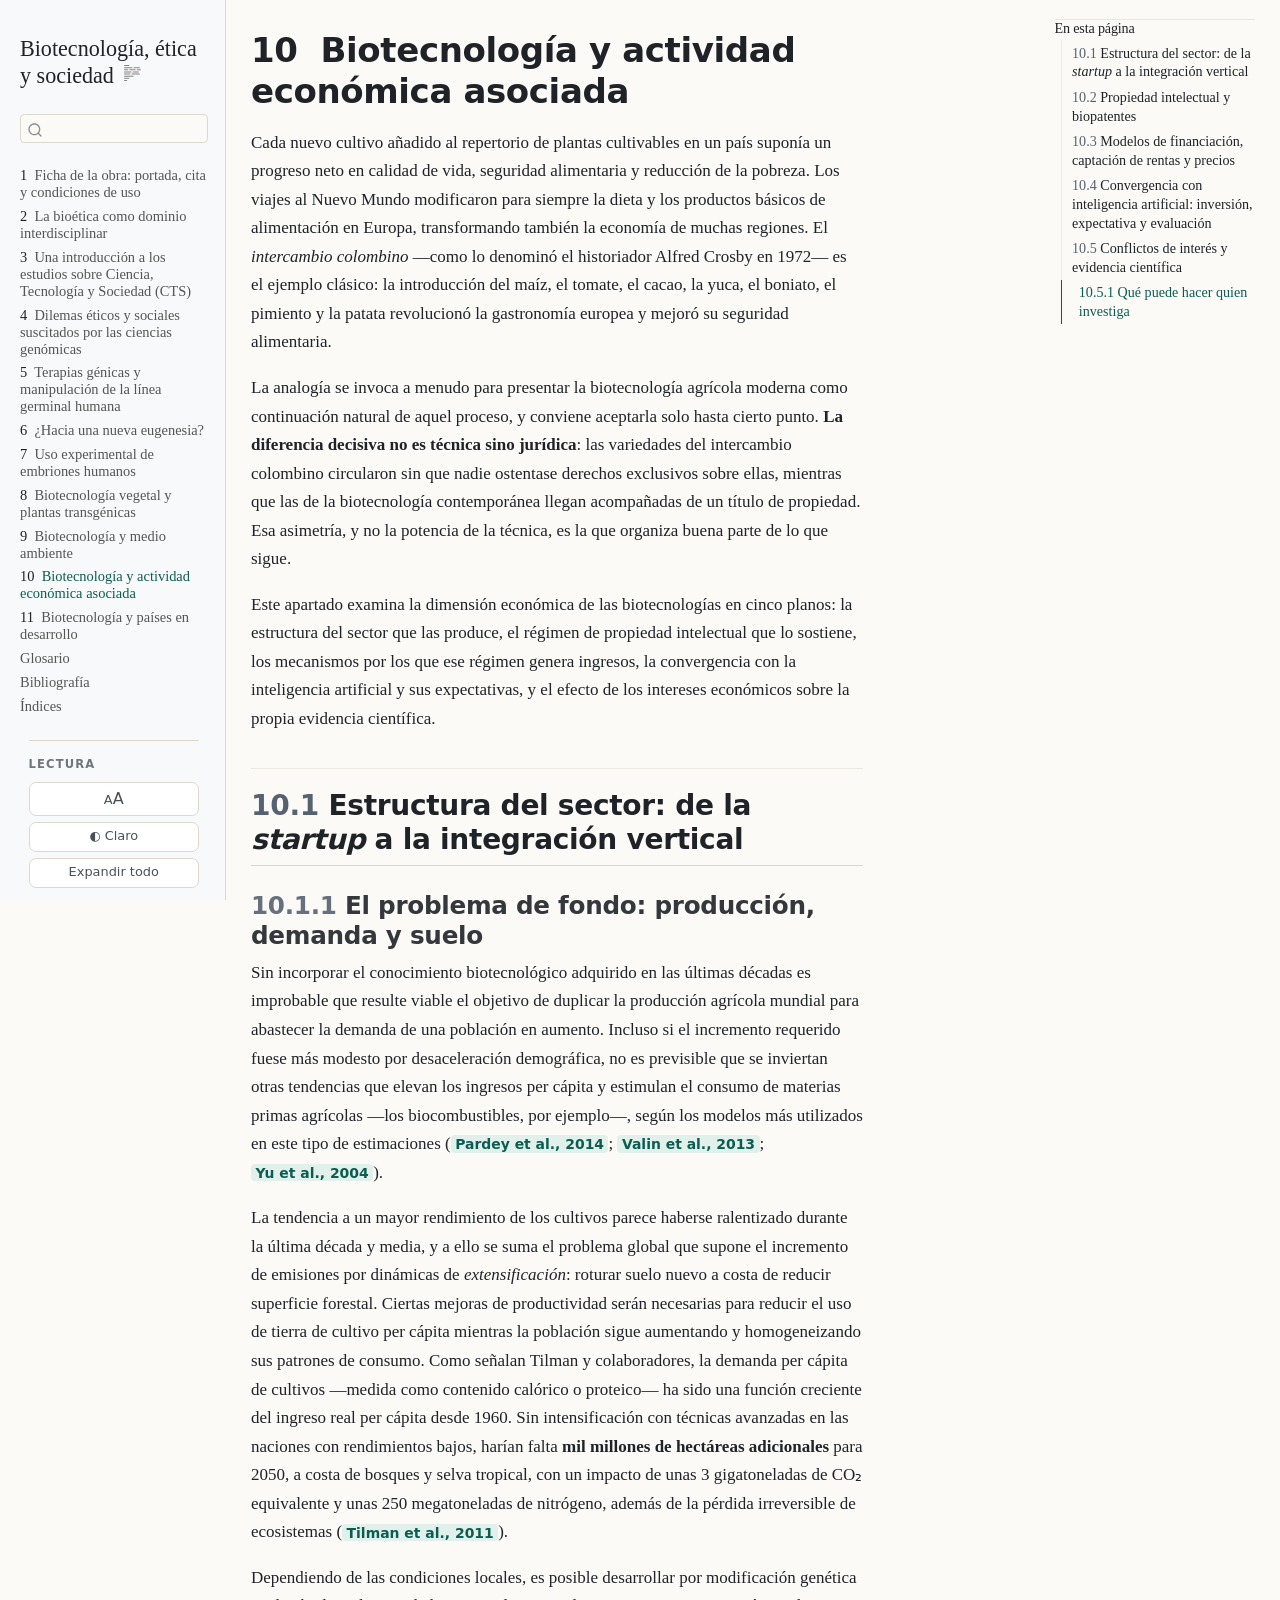
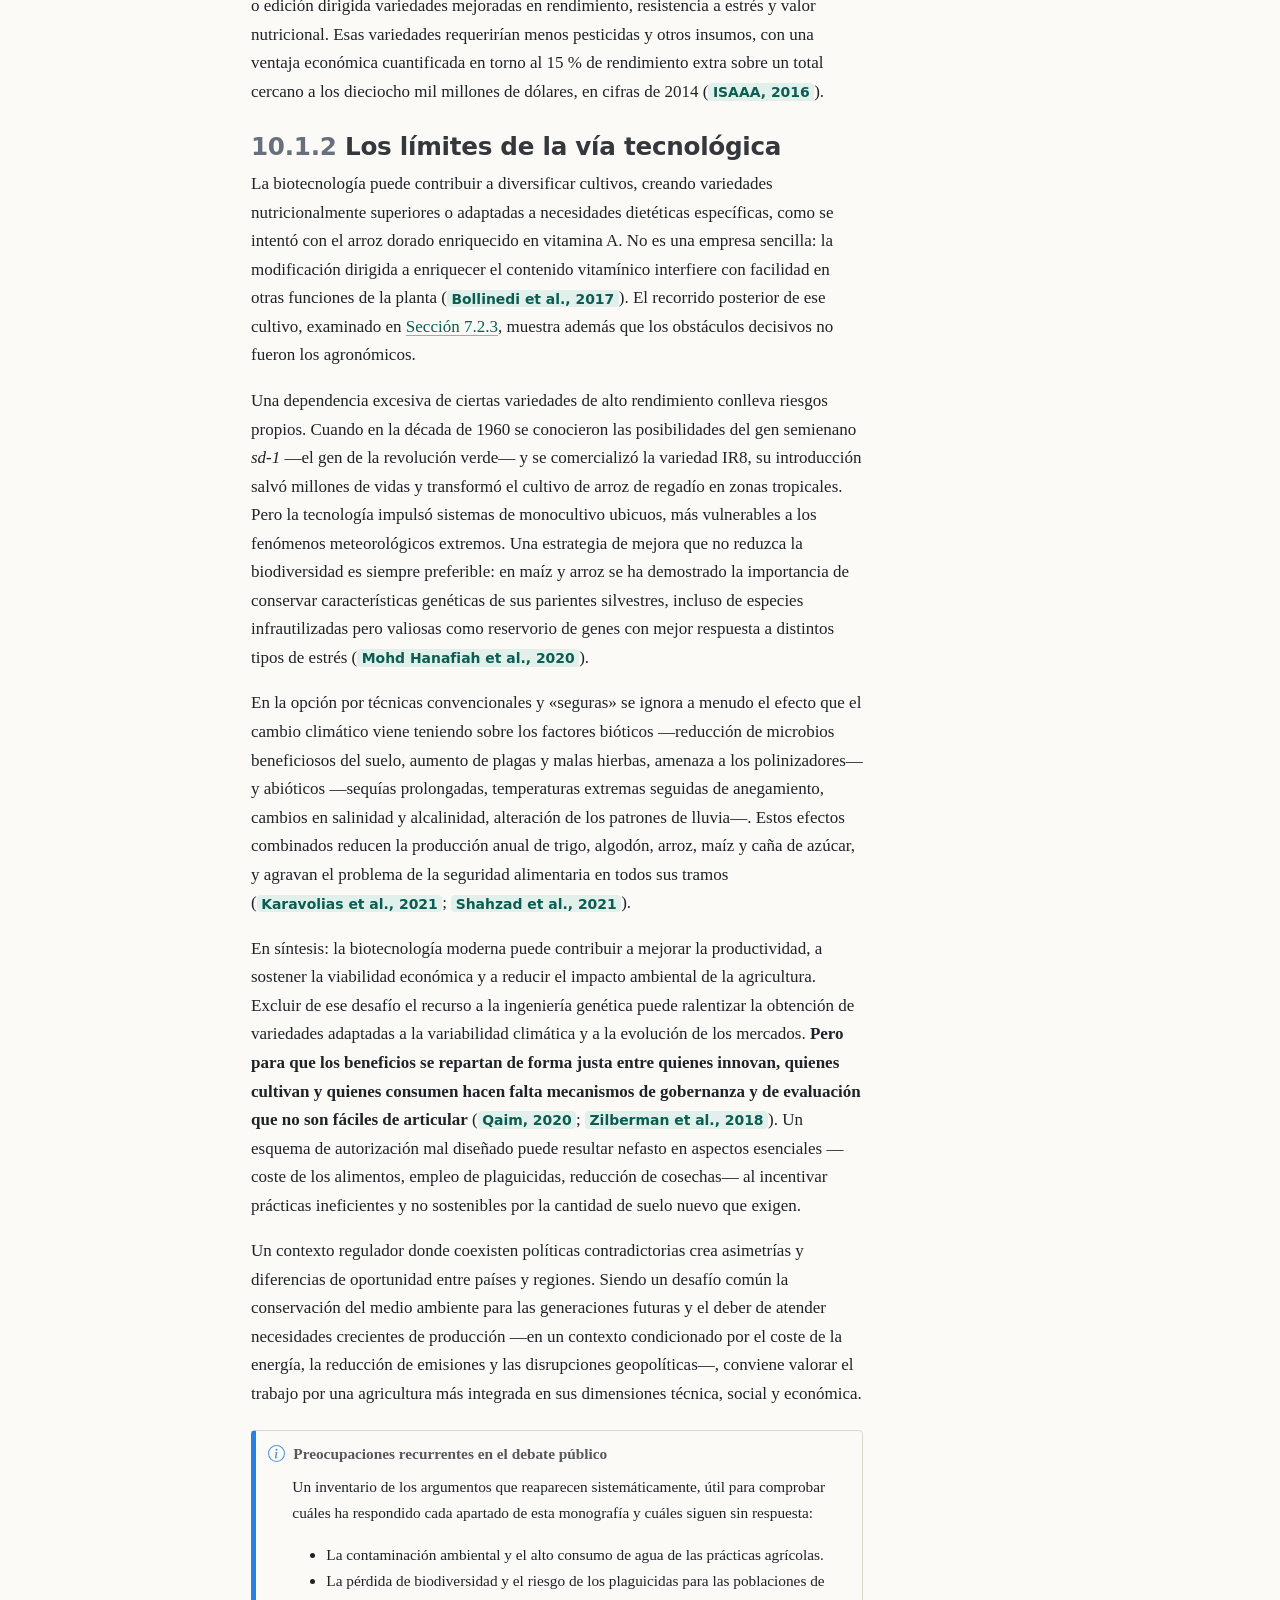
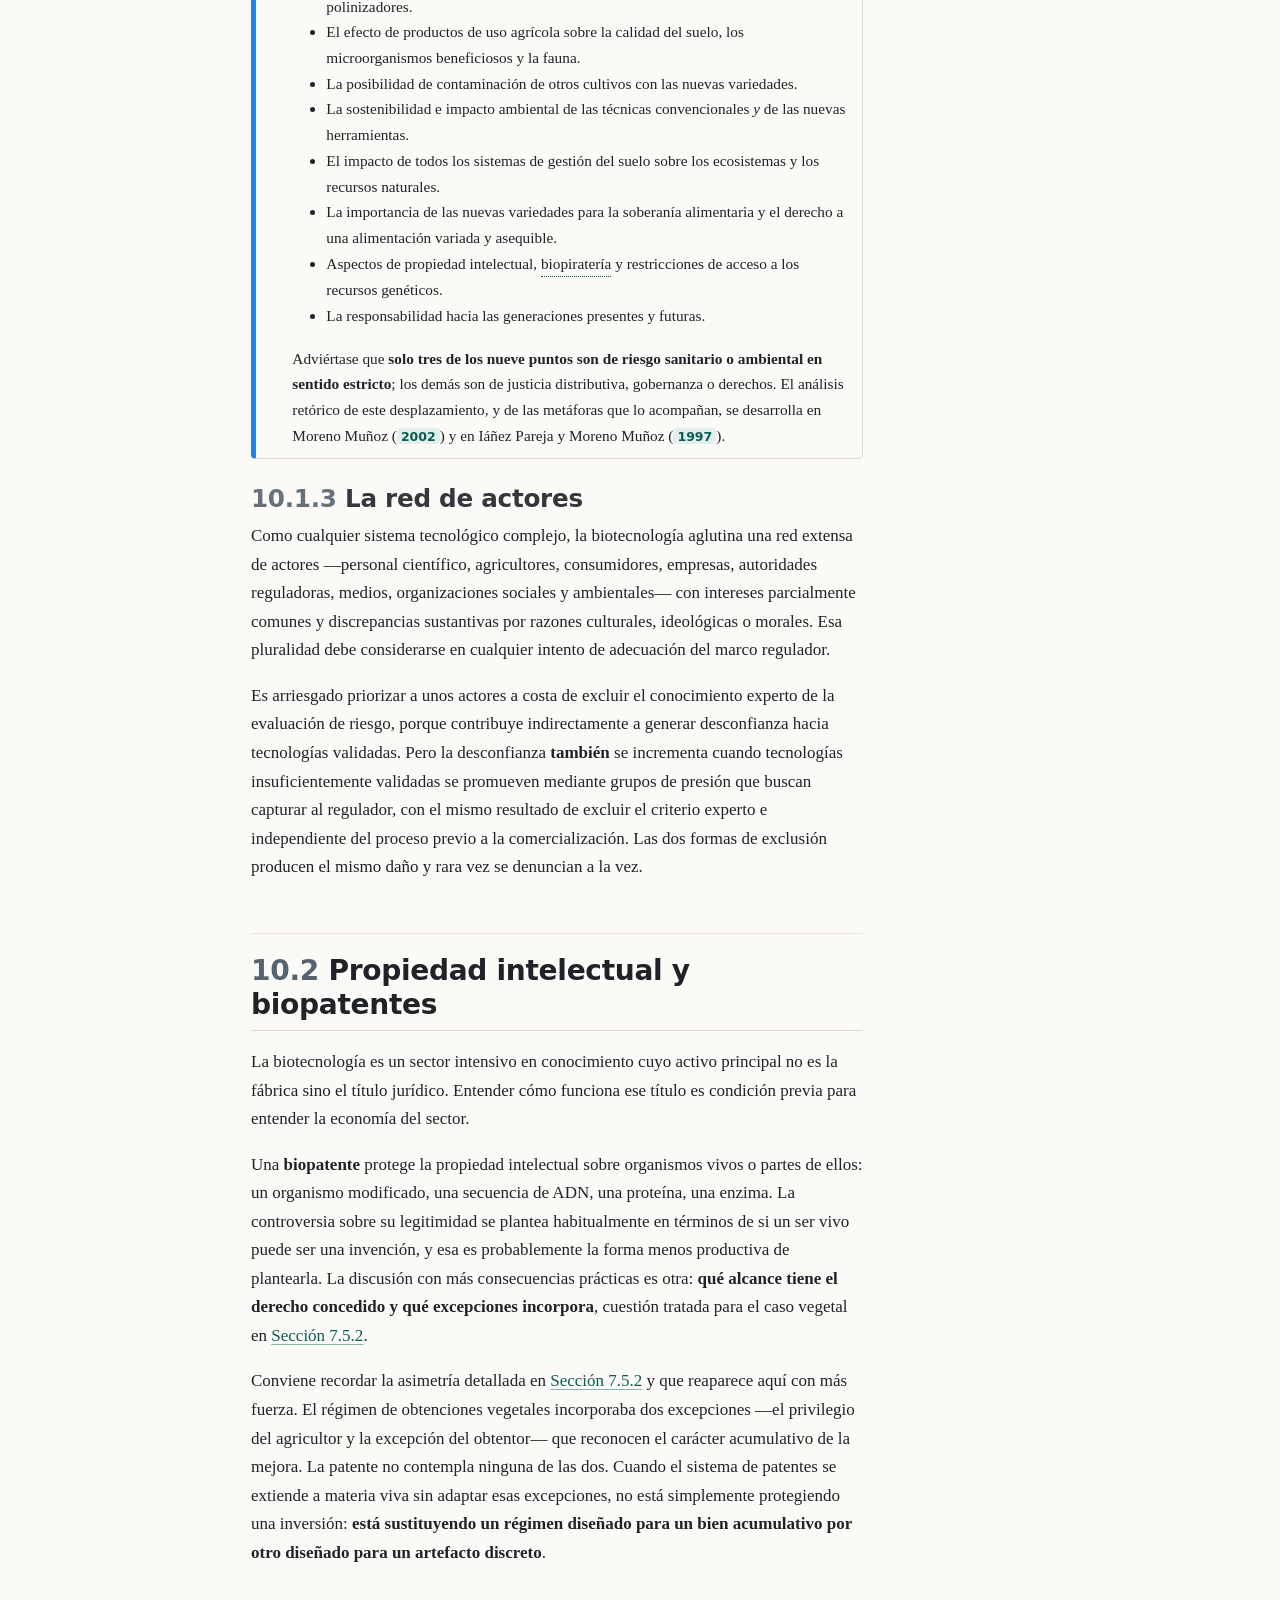
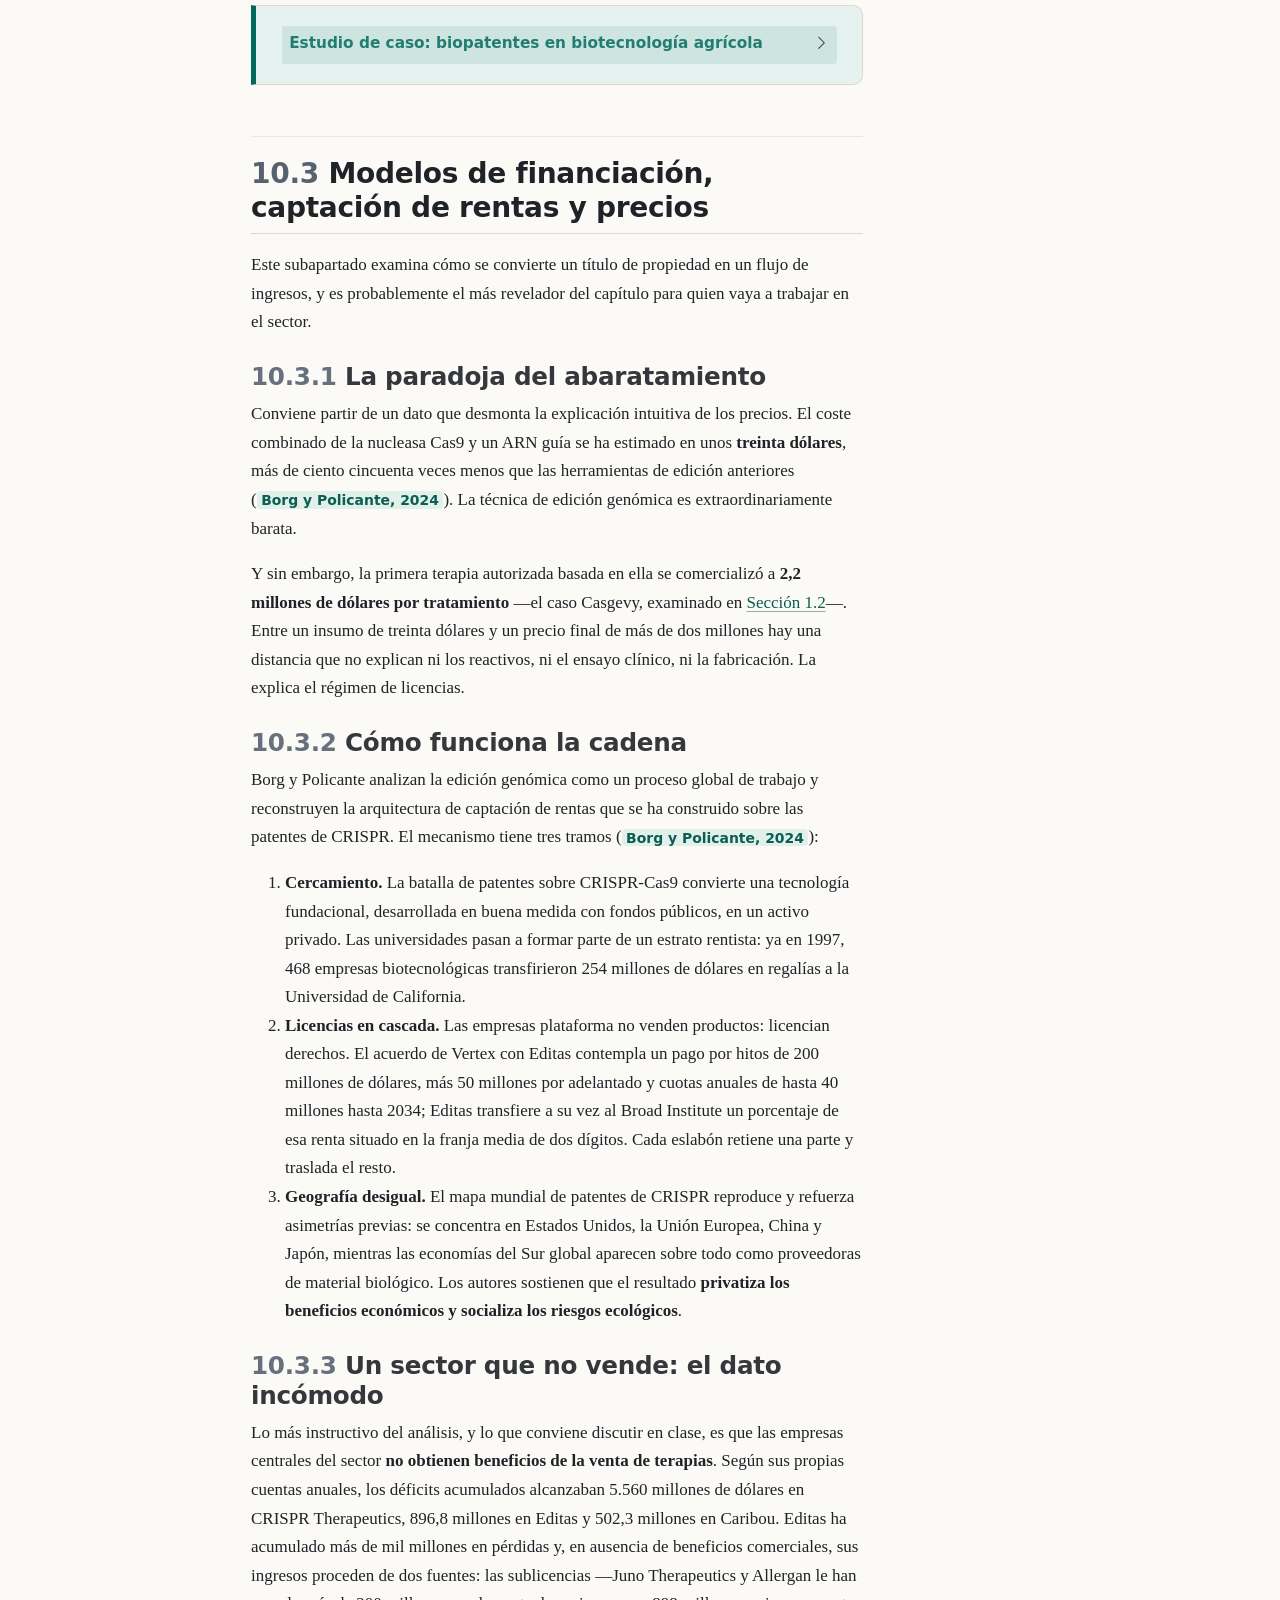
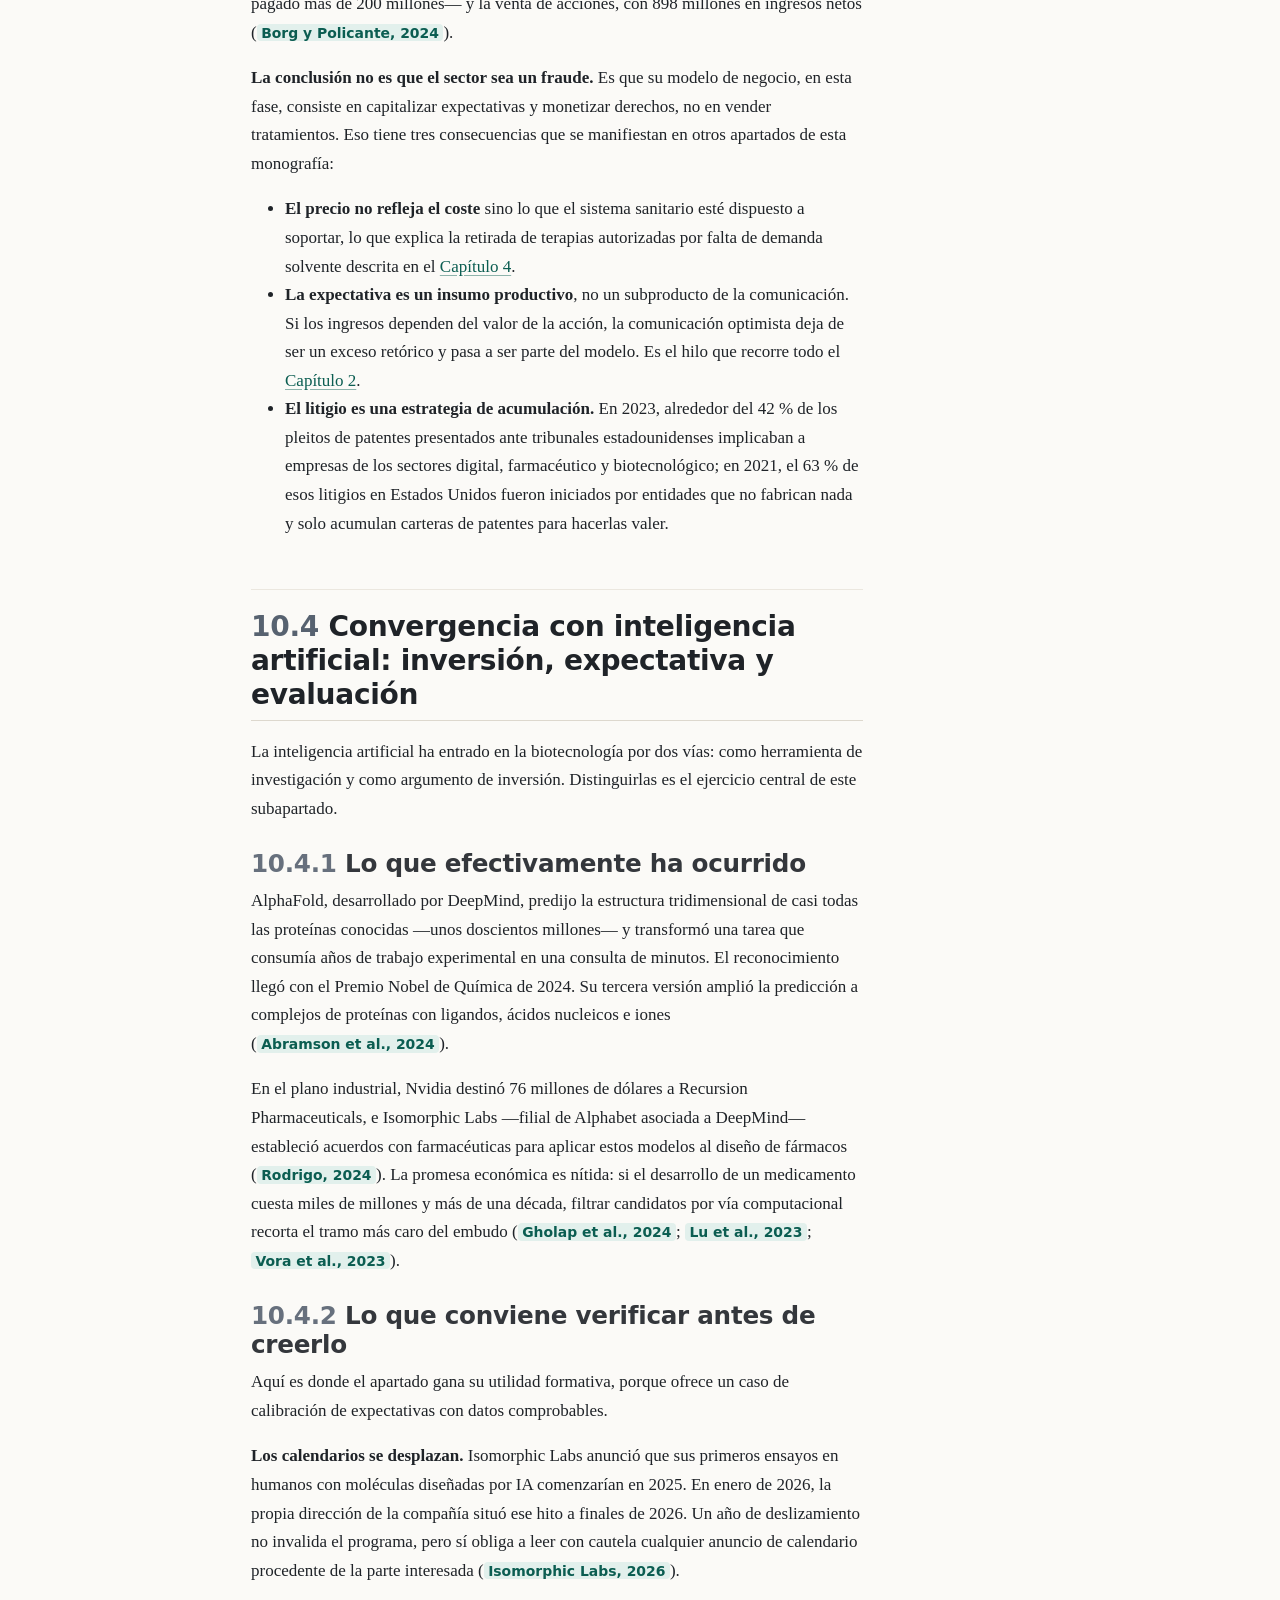
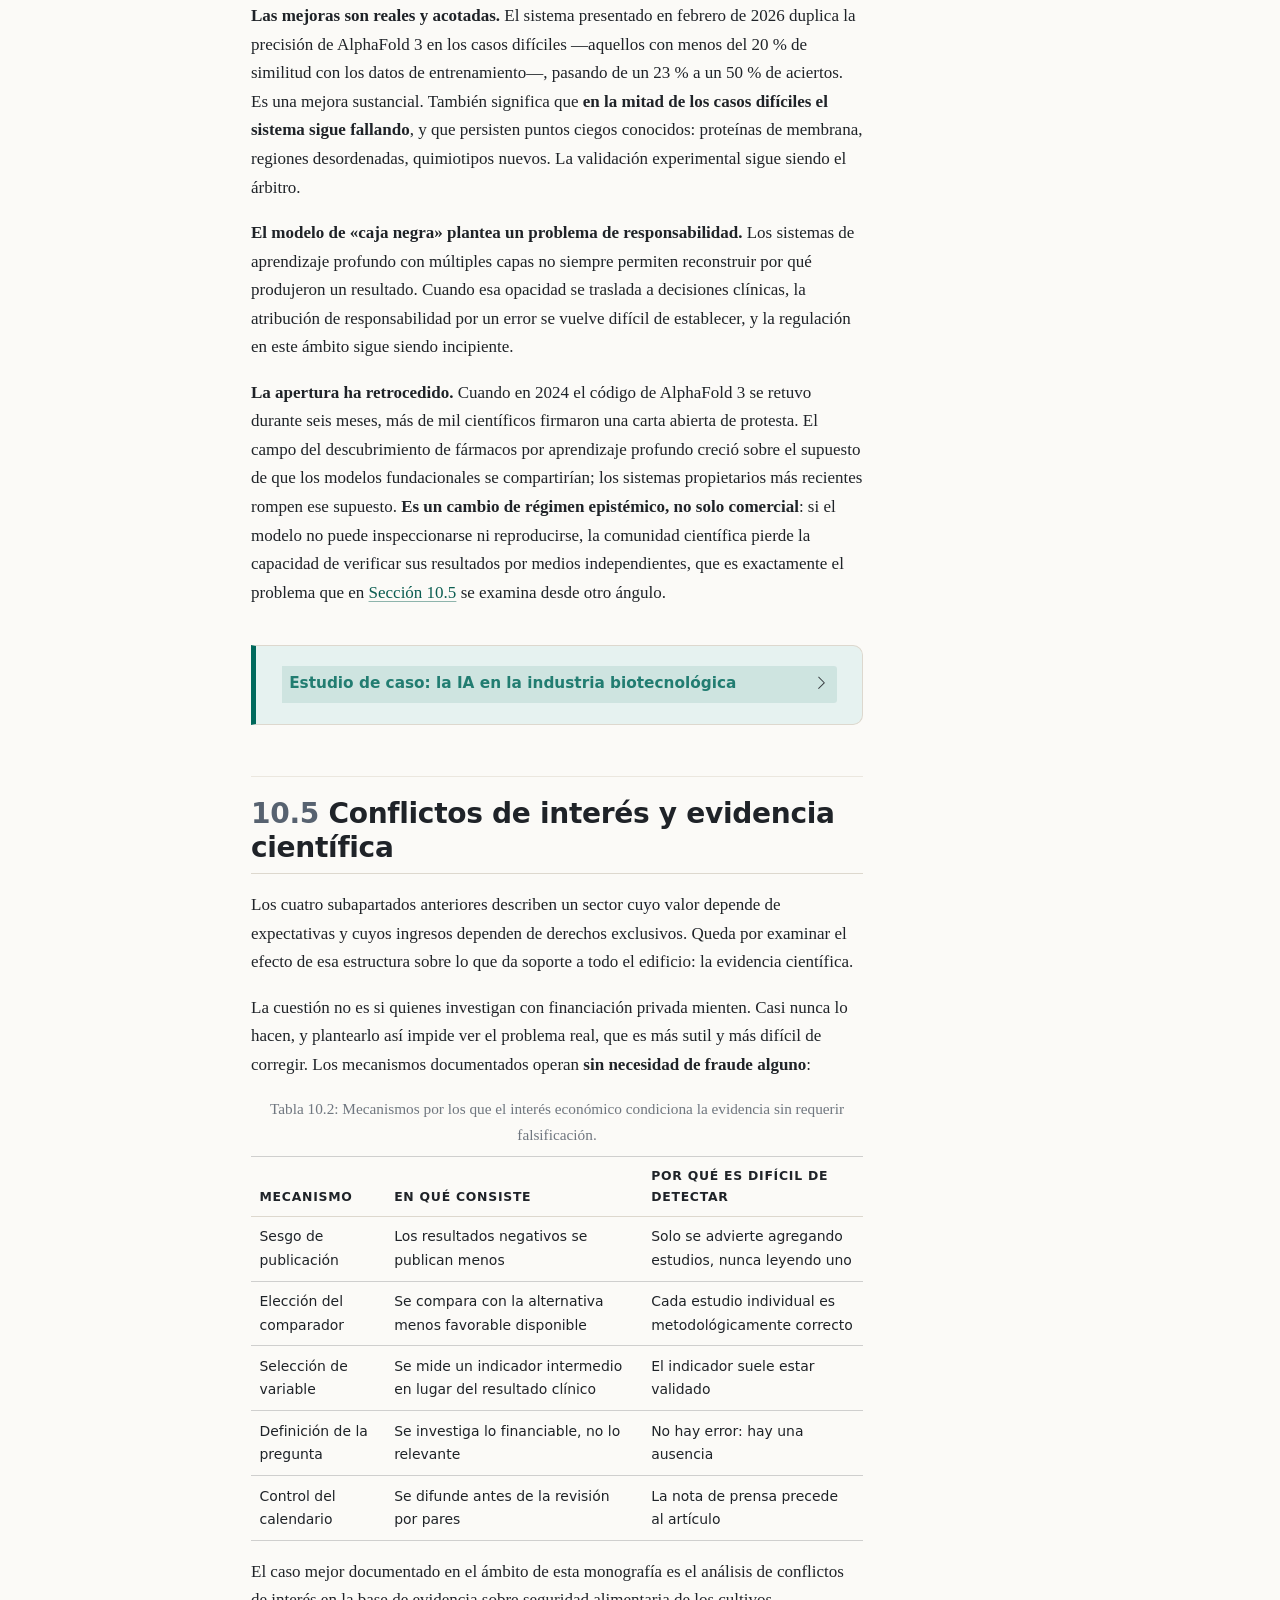
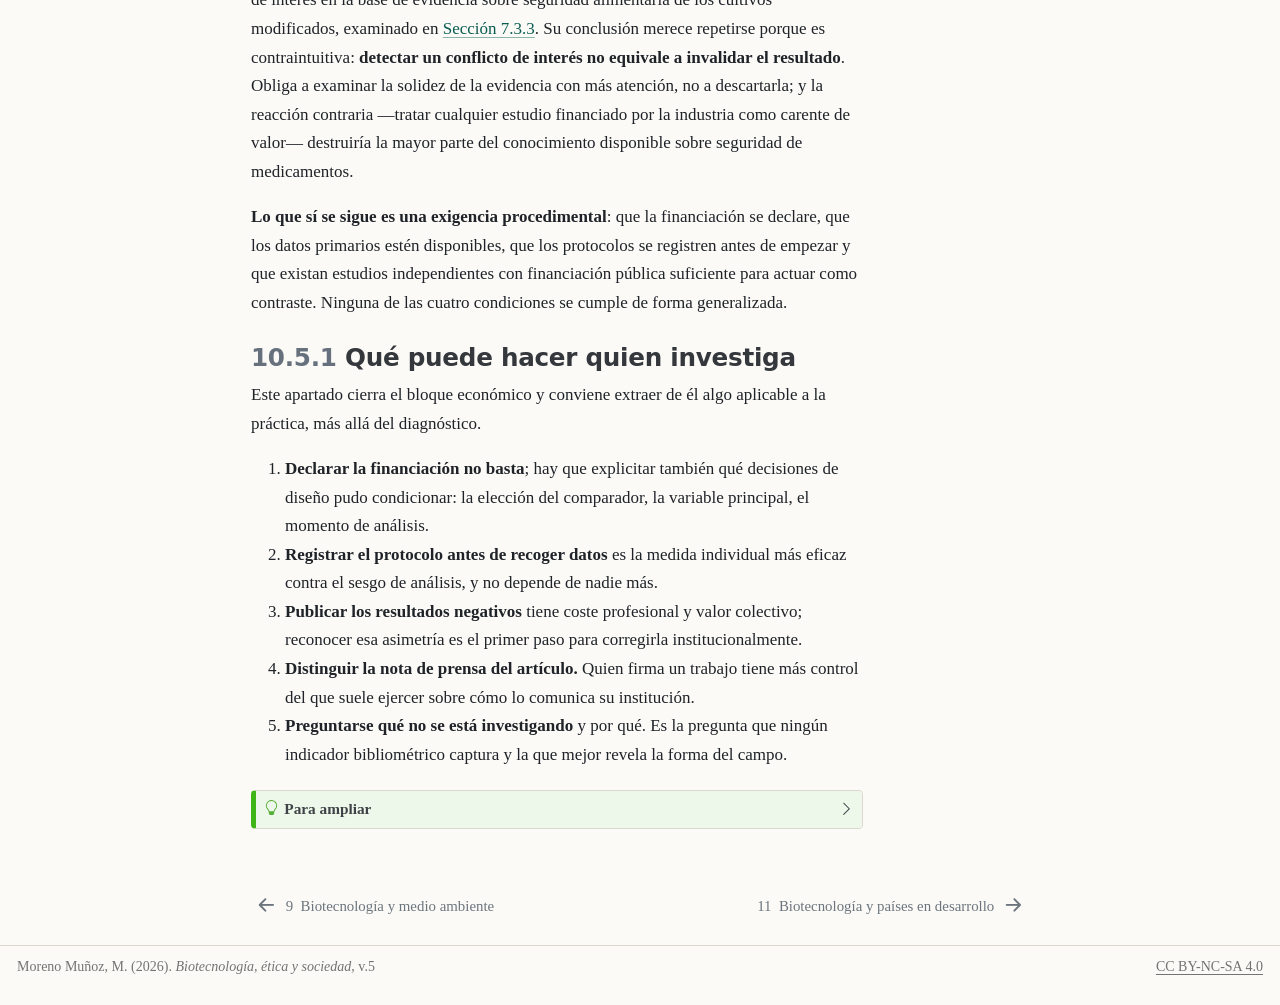
<file: 09-economia.html>
<!DOCTYPE html>
<html xmlns="http://www.w3.org/1999/xhtml" lang="es" xml:lang="es"><head>

<meta charset="utf-8">
<meta name="generator" content="quarto-1.8.27">

<meta name="viewport" content="width=device-width, initial-scale=1.0, user-scalable=yes">


<title>10&nbsp; Biotecnología y actividad económica asociada – Biotecnología, ética y sociedad</title>
<style>
code{white-space: pre-wrap;}
span.smallcaps{font-variant: small-caps;}
div.columns{display: flex; gap: min(4vw, 1.5em);}
div.column{flex: auto; overflow-x: auto;}
div.hanging-indent{margin-left: 1.5em; text-indent: -1.5em;}
ul.task-list{list-style: none;}
ul.task-list li input[type="checkbox"] {
  width: 0.8em;
  margin: 0 0.8em 0.2em -1em; /* quarto-specific, see https://github.com/quarto-dev/quarto-cli/issues/4556 */ 
  vertical-align: middle;
}
/* CSS for citations */
div.csl-bib-body { }
div.csl-entry {
  clear: both;
  margin-bottom: 1em;
}
.hanging-indent div.csl-entry {
  margin-left:2em;
  text-indent:-2em;
}
div.csl-left-margin {
  min-width:2em;
  float:left;
}
div.csl-right-inline {
  margin-left:2em;
  padding-left:1em;
}
div.csl-indent {
  margin-left: 2em;
}</style>


<script src="site_libs/quarto-nav/quarto-nav.js"></script>
<script src="site_libs/quarto-nav/headroom.min.js"></script>
<script src="site_libs/clipboard/clipboard.min.js"></script>
<script src="site_libs/quarto-search/autocomplete.umd.js"></script>
<script src="site_libs/quarto-search/fuse.min.js"></script>
<script src="site_libs/quarto-search/quarto-search.js"></script>
<meta name="quarto:offset" content="./">
<link href="./10-paises-desarrollo.html" rel="next">
<link href="./08-medio-ambiente.html" rel="prev">
<link href="./img/portada.svg" rel="icon" type="image/svg+xml">
<script src="site_libs/quarto-html/quarto.js" type="module"></script>
<script src="site_libs/quarto-html/tabsets/tabsets.js" type="module"></script>
<script src="site_libs/quarto-html/axe/axe-check.js" type="module"></script>
<script src="site_libs/quarto-html/popper.min.js"></script>
<script src="site_libs/quarto-html/tippy.umd.min.js"></script>
<script src="site_libs/quarto-html/anchor.min.js"></script>
<link href="site_libs/quarto-html/tippy.css" rel="stylesheet">
<link href="site_libs/quarto-html/quarto-syntax-highlighting-734bfe885269c4a88ff10b7879bcf292.css" rel="stylesheet" id="quarto-text-highlighting-styles">
<script src="site_libs/bootstrap/bootstrap.min.js"></script>
<link href="site_libs/bootstrap/bootstrap-icons.css" rel="stylesheet">
<link href="site_libs/bootstrap/bootstrap-ac10eb1cc8d69fa5cc4deb1837474720.min.css" rel="stylesheet" append-hash="true" id="quarto-bootstrap" data-mode="light">
<script id="quarto-search-options" type="application/json">{
  "location": "sidebar",
  "copy-button": false,
  "collapse-after": 3,
  "panel-placement": "start",
  "type": "textbox",
  "limit": 50,
  "keyboard-shortcut": [
    "f",
    "/",
    "s"
  ],
  "show-item-context": false,
  "language": {
    "search-no-results-text": "No se han encontrado resultados",
    "search-matching-documents-text": "documentos encontrados",
    "search-copy-link-title": "Copiar el enlace en la búsqueda",
    "search-hide-matches-text": "Ocultar resultados adicionales",
    "search-more-match-text": "resultado adicional en este documento",
    "search-more-matches-text": "resultados adicionales en este documento",
    "search-clear-button-title": "Borrar",
    "search-text-placeholder": "",
    "search-detached-cancel-button-title": "Cancelar",
    "search-submit-button-title": "Enviar",
    "search-label": "Buscar"
  }
}</script>
<style>html{ scroll-behavior: smooth; }</style>
<meta name="description" content="Monografía técnica sobre biotecnología, ética y sociedad para estudiantes del Máster Universitario en Biotecnología.">
<meta name="color-scheme" content="light dark">


</head>

<body class="nav-sidebar docked quarto-light">

<div id="quarto-search-results"></div>
  <header id="quarto-header" class="headroom fixed-top">
  <nav class="quarto-secondary-nav">
    <div class="container-fluid d-flex">
      <button type="button" class="quarto-btn-toggle btn" data-bs-toggle="collapse" role="button" data-bs-target=".quarto-sidebar-collapse-item" aria-controls="quarto-sidebar" aria-expanded="false" aria-label="Alternar barra lateral" onclick="if (window.quartoToggleHeadroom) { window.quartoToggleHeadroom(); }">
        <i class="bi bi-layout-text-sidebar-reverse"></i>
      </button>
        <nav class="quarto-page-breadcrumbs" aria-label="breadcrumb"><ol class="breadcrumb"><li class="breadcrumb-item"><a href="./09-economia.html"><span class="chapter-number">10</span>&nbsp; <span class="chapter-title">Biotecnología y actividad económica asociada</span></a></li></ol></nav>
        <a class="flex-grow-1" role="navigation" data-bs-toggle="collapse" data-bs-target=".quarto-sidebar-collapse-item" aria-controls="quarto-sidebar" aria-expanded="false" aria-label="Alternar barra lateral" onclick="if (window.quartoToggleHeadroom) { window.quartoToggleHeadroom(); }">      
        </a>
      <button type="button" class="btn quarto-search-button" aria-label="Buscar" onclick="window.quartoOpenSearch();">
        <i class="bi bi-search"></i>
      </button>
    </div>
  </nav>
</header>
<!-- content -->
<div id="quarto-content" class="quarto-container page-columns page-rows-contents page-layout-article">
<!-- sidebar -->
  <nav id="quarto-sidebar" class="sidebar collapse collapse-horizontal quarto-sidebar-collapse-item sidebar-navigation docked overflow-auto">
    <div class="pt-lg-2 mt-2 text-left sidebar-header">
    <div class="sidebar-title mb-0 py-0">
      <a href="./">Biotecnología, ética y sociedad</a> 
        <div class="sidebar-tools-main">
  <a href="" class="quarto-reader-toggle quarto-navigation-tool px-1" onclick="window.quartoToggleReader(); return false;" title="Alternar modo lector">
  <div class="quarto-reader-toggle-btn">
  <i class="bi"></i>
  </div>
</a>
</div>
    </div>
      </div>
        <div class="mt-2 flex-shrink-0 align-items-center">
        <div class="sidebar-search">
        <div id="quarto-search" class="" title="Buscar"></div>
        </div>
        </div>
    <div class="sidebar-menu-container"> 
    <ul class="list-unstyled mt-1">
        <li class="sidebar-item">
  <div class="sidebar-item-container"> 
  <a href="./index.html" class="sidebar-item-text sidebar-link">
 <span class="menu-text"><span class="chapter-number">1</span>&nbsp; <span class="chapter-title">Ficha de la obra: portada, cita y condiciones de uso</span></span></a>
  </div>
</li>
        <li class="sidebar-item">
  <div class="sidebar-item-container"> 
  <a href="./01-bioetica.html" class="sidebar-item-text sidebar-link">
 <span class="menu-text"><span class="chapter-number">2</span>&nbsp; <span class="chapter-title">La bioética como dominio interdisciplinar</span></span></a>
  </div>
</li>
        <li class="sidebar-item">
  <div class="sidebar-item-container"> 
  <a href="./02-cts.html" class="sidebar-item-text sidebar-link">
 <span class="menu-text"><span class="chapter-number">3</span>&nbsp; <span class="chapter-title">Una introducción a los estudios sobre Ciencia, Tecnología y Sociedad (CTS)</span></span></a>
  </div>
</li>
        <li class="sidebar-item">
  <div class="sidebar-item-container"> 
  <a href="./03-genomica.html" class="sidebar-item-text sidebar-link">
 <span class="menu-text"><span class="chapter-number">4</span>&nbsp; <span class="chapter-title">Dilemas éticos y sociales suscitados por las ciencias genómicas</span></span></a>
  </div>
</li>
        <li class="sidebar-item">
  <div class="sidebar-item-container"> 
  <a href="./04-terapias-genicas.html" class="sidebar-item-text sidebar-link">
 <span class="menu-text"><span class="chapter-number">5</span>&nbsp; <span class="chapter-title">Terapias génicas y manipulación de la línea germinal humana</span></span></a>
  </div>
</li>
        <li class="sidebar-item">
  <div class="sidebar-item-container"> 
  <a href="./05-eugenesia.html" class="sidebar-item-text sidebar-link">
 <span class="menu-text"><span class="chapter-number">6</span>&nbsp; <span class="chapter-title">¿Hacia una nueva eugenesia?</span></span></a>
  </div>
</li>
        <li class="sidebar-item">
  <div class="sidebar-item-container"> 
  <a href="./06-embriones.html" class="sidebar-item-text sidebar-link">
 <span class="menu-text"><span class="chapter-number">7</span>&nbsp; <span class="chapter-title">Uso experimental de embriones humanos</span></span></a>
  </div>
</li>
        <li class="sidebar-item">
  <div class="sidebar-item-container"> 
  <a href="./07-vegetal.html" class="sidebar-item-text sidebar-link">
 <span class="menu-text"><span class="chapter-number">8</span>&nbsp; <span class="chapter-title">Biotecnología vegetal y plantas transgénicas</span></span></a>
  </div>
</li>
        <li class="sidebar-item">
  <div class="sidebar-item-container"> 
  <a href="./08-medio-ambiente.html" class="sidebar-item-text sidebar-link">
 <span class="menu-text"><span class="chapter-number">9</span>&nbsp; <span class="chapter-title">Biotecnología y medio ambiente</span></span></a>
  </div>
</li>
        <li class="sidebar-item">
  <div class="sidebar-item-container"> 
  <a href="./09-economia.html" class="sidebar-item-text sidebar-link active">
 <span class="menu-text"><span class="chapter-number">10</span>&nbsp; <span class="chapter-title">Biotecnología y actividad económica asociada</span></span></a>
  </div>
</li>
        <li class="sidebar-item">
  <div class="sidebar-item-container"> 
  <a href="./10-paises-desarrollo.html" class="sidebar-item-text sidebar-link">
 <span class="menu-text"><span class="chapter-number">11</span>&nbsp; <span class="chapter-title">Biotecnología y países en desarrollo</span></span></a>
  </div>
</li>
        <li class="sidebar-item">
  <div class="sidebar-item-container"> 
  <a href="./11-glosario.html" class="sidebar-item-text sidebar-link">
 <span class="menu-text">Glosario</span></a>
  </div>
</li>
        <li class="sidebar-item">
  <div class="sidebar-item-container"> 
  <a href="./12-bibliografia.html" class="sidebar-item-text sidebar-link">
 <span class="menu-text">Bibliografía</span></a>
  </div>
</li>
        <li class="sidebar-item">
  <div class="sidebar-item-container"> 
  <a href="./13-indices.html" class="sidebar-item-text sidebar-link">
 <span class="menu-text">Índices</span></a>
  </div>
</li>
    </ul>
    </div>
</nav>
<div id="quarto-sidebar-glass" class="quarto-sidebar-collapse-item" data-bs-toggle="collapse" data-bs-target=".quarto-sidebar-collapse-item"></div>
<!-- margin-sidebar -->
    <div id="quarto-margin-sidebar" class="sidebar margin-sidebar">
        <nav id="TOC" role="doc-toc" class="toc-active">
    <h2 id="toc-title">En esta página</h2>
   
  <ul>
  <li><a href="#sec-economia-estructura" id="toc-sec-economia-estructura" class="nav-link active" data-scroll-target="#sec-economia-estructura"><span class="header-section-number">10.1</span> Estructura del sector: de la <em>startup</em> a la integración vertical</a>
  <ul class="collapse">
  <li><a href="#sec-economia-demanda" id="toc-sec-economia-demanda" class="nav-link" data-scroll-target="#sec-economia-demanda"><span class="header-section-number">10.1.1</span> El problema de fondo: producción, demanda y suelo</a></li>
  <li><a href="#sec-economia-limites" id="toc-sec-economia-limites" class="nav-link" data-scroll-target="#sec-economia-limites"><span class="header-section-number">10.1.2</span> Los límites de la vía tecnológica</a></li>
  <li><a href="#sec-economia-actores" id="toc-sec-economia-actores" class="nav-link" data-scroll-target="#sec-economia-actores"><span class="header-section-number">10.1.3</span> La red de actores</a></li>
  </ul></li>
  <li><a href="#sec-economia-biopatentes" id="toc-sec-economia-biopatentes" class="nav-link" data-scroll-target="#sec-economia-biopatentes"><span class="header-section-number">10.2</span> Propiedad intelectual y biopatentes</a></li>
  <li><a href="#sec-economia-rentas" id="toc-sec-economia-rentas" class="nav-link" data-scroll-target="#sec-economia-rentas"><span class="header-section-number">10.3</span> Modelos de financiación, captación de rentas y precios</a>
  <ul class="collapse">
  <li><a href="#sec-economia-paradoja" id="toc-sec-economia-paradoja" class="nav-link" data-scroll-target="#sec-economia-paradoja"><span class="header-section-number">10.3.1</span> La paradoja del abaratamiento</a></li>
  <li><a href="#sec-economia-cadena" id="toc-sec-economia-cadena" class="nav-link" data-scroll-target="#sec-economia-cadena"><span class="header-section-number">10.3.2</span> Cómo funciona la cadena</a></li>
  <li><a href="#sec-economia-perdidas" id="toc-sec-economia-perdidas" class="nav-link" data-scroll-target="#sec-economia-perdidas"><span class="header-section-number">10.3.3</span> Un sector que no vende: el dato incómodo</a></li>
  </ul></li>
  <li><a href="#sec-economia-ia" id="toc-sec-economia-ia" class="nav-link" data-scroll-target="#sec-economia-ia"><span class="header-section-number">10.4</span> Convergencia con inteligencia artificial: inversión, expectativa y evaluación</a>
  <ul class="collapse">
  <li><a href="#sec-economia-ia-logros" id="toc-sec-economia-ia-logros" class="nav-link" data-scroll-target="#sec-economia-ia-logros"><span class="header-section-number">10.4.1</span> Lo que efectivamente ha ocurrido</a></li>
  <li><a href="#sec-economia-ia-cautelas" id="toc-sec-economia-ia-cautelas" class="nav-link" data-scroll-target="#sec-economia-ia-cautelas"><span class="header-section-number">10.4.2</span> Lo que conviene verificar antes de creerlo</a></li>
  </ul></li>
  <li><a href="#sec-economia-conflictos" id="toc-sec-economia-conflictos" class="nav-link" data-scroll-target="#sec-economia-conflictos"><span class="header-section-number">10.5</span> Conflictos de interés y evidencia científica</a>
  <ul class="collapse">
  <li><a href="#sec-economia-integridad" id="toc-sec-economia-integridad" class="nav-link" data-scroll-target="#sec-economia-integridad"><span class="header-section-number">10.5.1</span> Qué puede hacer quien investiga</a></li>
  </ul></li>
  </ul>
</nav>
    </div>
<!-- main -->
<main class="content" id="quarto-document-content">

<header id="title-block-header" class="quarto-title-block default">
<div class="quarto-title">
<h1 class="title"><span id="sec-economia" class="quarto-section-identifier"><span class="chapter-number">10</span>&nbsp; <span class="chapter-title">Biotecnología y actividad económica asociada</span></span></h1>
</div>



<div class="quarto-title-meta">

    
  
    
  </div>
  


</header>


<p>Cada nuevo cultivo añadido al repertorio de plantas cultivables en un país suponía un progreso neto en calidad de vida, seguridad alimentaria y reducción de la pobreza. Los viajes al Nuevo Mundo modificaron para siempre la dieta y los productos básicos de alimentación en Europa, transformando también la economía de muchas regiones. El <em>intercambio colombino</em> —como lo denominó el historiador Alfred Crosby en 1972— es el ejemplo clásico: la introducción del maíz, el tomate, el cacao, la yuca, el boniato, el pimiento y la patata revolucionó la gastronomía europea y mejoró su seguridad alimentaria.</p>
<p>La analogía se invoca a menudo para presentar la biotecnología agrícola moderna como continuación natural de aquel proceso, y conviene aceptarla solo hasta cierto punto. <strong>La diferencia decisiva no es técnica sino jurídica</strong>: las variedades del intercambio colombino circularon sin que nadie ostentase derechos exclusivos sobre ellas, mientras que las de la biotecnología contemporánea llegan acompañadas de un título de propiedad. Esa asimetría, y no la potencia de la técnica, es la que organiza buena parte de lo que sigue.</p>
<p>Este apartado examina la dimensión económica de las biotecnologías en cinco planos: la estructura del sector que las produce, el régimen de propiedad intelectual que lo sostiene, los mecanismos por los que ese régimen genera ingresos, la convergencia con la inteligencia artificial y sus expectativas, y el efecto de los intereses económicos sobre la propia evidencia científica.</p>
<section id="sec-economia-estructura" class="level2" data-number="10.1">
<h2 data-number="10.1" class="anchored" data-anchor-id="sec-economia-estructura"><span class="header-section-number">10.1</span> Estructura del sector: de la <em>startup</em> a la integración vertical</h2>
<section id="sec-economia-demanda" class="level3" data-number="10.1.1">
<h3 data-number="10.1.1" class="anchored" data-anchor-id="sec-economia-demanda"><span class="header-section-number">10.1.1</span> El problema de fondo: producción, demanda y suelo</h3>
<p>Sin incorporar el conocimiento biotecnológico adquirido en las últimas décadas es improbable que resulte viable el objetivo de duplicar la producción agrícola mundial para abastecer la demanda de una población en aumento. Incluso si el incremento requerido fuese más modesto por desaceleración demográfica, no es previsible que se inviertan otras tendencias que elevan los ingresos per cápita y estimulan el consumo de materias primas agrícolas —los biocombustibles, por ejemplo—, según los modelos más utilizados en este tipo de estimaciones <span class="citation" data-cites="pardey2014 valin2013 yu2004">(<a href="12-bibliografia.html#ref-pardey2014" role="doc-biblioref">Pardey et al., 2014</a>; <a href="12-bibliografia.html#ref-valin2013" role="doc-biblioref">Valin et al., 2013</a>; <a href="12-bibliografia.html#ref-yu2004" role="doc-biblioref">Yu et al., 2004</a>)</span>.</p>
<p>La tendencia a un mayor rendimiento de los cultivos parece haberse ralentizado durante la última década y media, y a ello se suma el problema global que supone el incremento de emisiones por dinámicas de <em>extensificación</em>: roturar suelo nuevo a costa de reducir superficie forestal. Ciertas mejoras de productividad serán necesarias para reducir el uso de tierra de cultivo per cápita mientras la población sigue aumentando y homogeneizando sus patrones de consumo. Como señalan Tilman y colaboradores, la demanda per cápita de cultivos —medida como contenido calórico o proteico— ha sido una función creciente del ingreso real per cápita desde 1960. Sin intensificación con técnicas avanzadas en las naciones con rendimientos bajos, harían falta <strong>mil millones de hectáreas adicionales</strong> para 2050, a costa de bosques y selva tropical, con un impacto de unas 3 gigatoneladas de CO₂ equivalente y unas 250 megatoneladas de nitrógeno, además de la pérdida irreversible de ecosistemas <span class="citation" data-cites="tilman2011">(<a href="12-bibliografia.html#ref-tilman2011" role="doc-biblioref">Tilman et al., 2011</a>)</span>.</p>
<p>Dependiendo de las condiciones locales, es posible desarrollar por modificación genética o edición dirigida variedades mejoradas en rendimiento, resistencia a estrés y valor nutricional. Esas variedades requerirían menos pesticidas y otros insumos, con una ventaja económica cuantificada en torno al 15 % de rendimiento extra sobre un total cercano a los dieciocho mil millones de dólares, en cifras de 2014 <span class="citation" data-cites="isaaa2016">(<a href="12-bibliografia.html#ref-isaaa2016" role="doc-biblioref">ISAAA, 2016</a>)</span>.</p>
</section>
<section id="sec-economia-limites" class="level3" data-number="10.1.2">
<h3 data-number="10.1.2" class="anchored" data-anchor-id="sec-economia-limites"><span class="header-section-number">10.1.2</span> Los límites de la vía tecnológica</h3>
<p>La biotecnología puede contribuir a diversificar cultivos, creando variedades nutricionalmente superiores o adaptadas a necesidades dietéticas específicas, como se intentó con el arroz dorado enriquecido en vitamina A. No es una empresa sencilla: la modificación dirigida a enriquecer el contenido vitamínico interfiere con facilidad en otras funciones de la planta <span class="citation" data-cites="bollinedi2017">(<a href="12-bibliografia.html#ref-bollinedi2017" role="doc-biblioref">Bollinedi et al., 2017</a>)</span>. El recorrido posterior de ese cultivo, examinado en <a href="07-vegetal.html#sec-vegetal-productos" class="quarto-xref"><span>Sección 7.2.3</span></a>, muestra además que los obstáculos decisivos no fueron los agronómicos.</p>
<p>Una dependencia excesiva de ciertas variedades de alto rendimiento conlleva riesgos propios. Cuando en la década de 1960 se conocieron las posibilidades del gen semienano <em>sd-1</em> —el gen de la revolución verde— y se comercializó la variedad IR8, su introducción salvó millones de vidas y transformó el cultivo de arroz de regadío en zonas tropicales. Pero la tecnología impulsó sistemas de monocultivo ubicuos, más vulnerables a los fenómenos meteorológicos extremos. Una estrategia de mejora que no reduzca la biodiversidad es siempre preferible: en maíz y arroz se ha demostrado la importancia de conservar características genéticas de sus parientes silvestres, incluso de especies infrautilizadas pero valiosas como reservorio de genes con mejor respuesta a distintos tipos de estrés <span class="citation" data-cites="mohdhanafiah2020">(<a href="12-bibliografia.html#ref-mohdhanafiah2020" role="doc-biblioref">Mohd Hanafiah et al., 2020</a>)</span>.</p>
<p>En la opción por técnicas convencionales y «seguras» se ignora a menudo el efecto que el cambio climático viene teniendo sobre los factores bióticos —reducción de microbios beneficiosos del suelo, aumento de plagas y malas hierbas, amenaza a los polinizadores— y abióticos —sequías prolongadas, temperaturas extremas seguidas de anegamiento, cambios en salinidad y alcalinidad, alteración de los patrones de lluvia—. Estos efectos combinados reducen la producción anual de trigo, algodón, arroz, maíz y caña de azúcar, y agravan el problema de la seguridad alimentaria en todos sus tramos <span class="citation" data-cites="shahzad2021 karavolias2021">(<a href="12-bibliografia.html#ref-karavolias2021" role="doc-biblioref">Karavolias et al., 2021</a>; <a href="12-bibliografia.html#ref-shahzad2021" role="doc-biblioref">Shahzad et al., 2021</a>)</span>.</p>
<p>En síntesis: la biotecnología moderna puede contribuir a mejorar la productividad, a sostener la viabilidad económica y a reducir el impacto ambiental de la agricultura. Excluir de ese desafío el recurso a la ingeniería genética puede ralentizar la obtención de variedades adaptadas a la variabilidad climática y a la evolución de los mercados. <strong>Pero para que los beneficios se repartan de forma justa entre quienes innovan, quienes cultivan y quienes consumen hacen falta mecanismos de gobernanza y de evaluación que no son fáciles de articular</strong> <span class="citation" data-cites="qaim2020 zilberman2018">(<a href="12-bibliografia.html#ref-qaim2020" role="doc-biblioref">Qaim, 2020</a>; <a href="12-bibliografia.html#ref-zilberman2018" role="doc-biblioref">Zilberman et al., 2018</a>)</span>. Un esquema de autorización mal diseñado puede resultar nefasto en aspectos esenciales —coste de los alimentos, empleo de plaguicidas, reducción de cosechas— al incentivar prácticas ineficientes y no sostenibles por la cantidad de suelo nuevo que exigen.</p>
<p>Un contexto regulador donde coexisten políticas contradictorias crea asimetrías y diferencias de oportunidad entre países y regiones. Siendo un desafío común la conservación del medio ambiente para las generaciones futuras y el deber de atender necesidades crecientes de producción —en un contexto condicionado por el coste de la energía, la reducción de emisiones y las disrupciones geopolíticas—, conviene valorar el trabajo por una agricultura más integrada en sus dimensiones técnica, social y económica.</p>
<div class="callout callout-style-simple callout-note callout-titled">
<div class="callout-header d-flex align-content-center">
<div class="callout-icon-container">
<i class="callout-icon"></i>
</div>
<div class="callout-title-container flex-fill">
<span class="screen-reader-only">Nota</span>Preocupaciones recurrentes en el debate público
</div>
</div>
<div class="callout-body-container callout-body">
<p>Un inventario de los argumentos que reaparecen sistemáticamente, útil para comprobar cuáles ha respondido cada apartado de esta monografía y cuáles siguen sin respuesta:</p>
<ul>
<li>La contaminación ambiental y el alto consumo de agua de las prácticas agrícolas.</li>
<li>La pérdida de biodiversidad y el riesgo de los plaguicidas para las poblaciones de polinizadores.</li>
<li>El efecto de productos de uso agrícola sobre la calidad del suelo, los microorganismos beneficiosos y la fauna.</li>
<li>La posibilidad de contaminación de otros cultivos con las nuevas variedades.</li>
<li>La sostenibilidad e impacto ambiental de las técnicas convencionales <em>y</em> de las nuevas herramientas.</li>
<li>El impacto de todos los sistemas de gestión del suelo sobre los ecosistemas y los recursos naturales.</li>
<li>La importancia de las nuevas variedades para la soberanía alimentaria y el derecho a una alimentación variada y asequible.</li>
<li>Aspectos de propiedad intelectual, <button type="button" class="gloss" data-gloss="biopirateria" aria-expanded="false" aria-haspopup="dialog" aria-describedby="gd-biopirateria-1">biopiratería</button><span class="gloss-def" id="gd-biopirateria-1" hidden="">Apropiación y uso comercial no autorizado de recursos genéticos o
conocimientos tradicionales sin compensación justa.</span> y restricciones de acceso a los recursos genéticos.</li>
<li>La responsabilidad hacia las generaciones presentes y futuras.</li>
</ul>
<p>Adviértase que <strong>solo tres de los nueve puntos son de riesgo sanitario o ambiental en sentido estricto</strong>; los demás son de justicia distributiva, gobernanza o derechos. El análisis retórico de este desplazamiento, y de las metáforas que lo acompañan, se desarrolla en <span class="citation" data-cites="morenomunoz2002">Moreno Muñoz (<a href="12-bibliografia.html#ref-morenomunoz2002" role="doc-biblioref">2002</a>)</span> y en <span class="citation" data-cites="ianezpareja1997">Iáñez Pareja y Moreno Muñoz (<a href="12-bibliografia.html#ref-ianezpareja1997" role="doc-biblioref">1997</a>)</span>.</p>
</div>
</div>
</section>
<section id="sec-economia-actores" class="level3" data-number="10.1.3">
<h3 data-number="10.1.3" class="anchored" data-anchor-id="sec-economia-actores"><span class="header-section-number">10.1.3</span> La red de actores</h3>
<p>Como cualquier sistema tecnológico complejo, la biotecnología aglutina una red extensa de actores —personal científico, agricultores, consumidores, empresas, autoridades reguladoras, medios, organizaciones sociales y ambientales— con intereses parcialmente comunes y discrepancias sustantivas por razones culturales, ideológicas o morales. Esa pluralidad debe considerarse en cualquier intento de adecuación del marco regulador.</p>
<p>Es arriesgado priorizar a unos actores a costa de excluir el conocimiento experto de la evaluación de riesgo, porque contribuye indirectamente a generar desconfianza hacia tecnologías validadas. Pero la desconfianza <strong>también</strong> se incrementa cuando tecnologías insuficientemente validadas se promueven mediante grupos de presión que buscan capturar al regulador, con el mismo resultado de excluir el criterio experto e independiente del proceso previo a la comercialización. Las dos formas de exclusión producen el mismo daño y rara vez se denuncian a la vez.</p>
</section>
</section>
<section id="sec-economia-biopatentes" class="level2" data-number="10.2">
<h2 data-number="10.2" class="anchored" data-anchor-id="sec-economia-biopatentes"><span class="header-section-number">10.2</span> Propiedad intelectual y biopatentes</h2>
<p>La biotecnología es un sector intensivo en conocimiento cuyo activo principal no es la fábrica sino el título jurídico. Entender cómo funciona ese título es condición previa para entender la economía del sector.</p>
<p>Una <strong>biopatente</strong> protege la propiedad intelectual sobre organismos vivos o partes de ellos: un organismo modificado, una secuencia de ADN, una proteína, una enzima. La controversia sobre su legitimidad se plantea habitualmente en términos de si un ser vivo puede ser una invención, y esa es probablemente la forma menos productiva de plantearla. La discusión con más consecuencias prácticas es otra: <strong>qué alcance tiene el derecho concedido y qué excepciones incorpora</strong>, cuestión tratada para el caso vegetal en <a href="07-vegetal.html#sec-vegetal-patentes" class="quarto-xref"><span>Sección 7.5.2</span></a>.</p>
<p>Conviene recordar la asimetría detallada en <a href="07-vegetal.html#sec-vegetal-patentes" class="quarto-xref"><span>Sección 7.5.2</span></a> y que reaparece aquí con más fuerza. El régimen de obtenciones vegetales incorporaba dos excepciones —el privilegio del agricultor y la excepción del obtentor— que reconocen el carácter acumulativo de la mejora. La patente no contempla ninguna de las dos. Cuando el sistema de patentes se extiende a materia viva sin adaptar esas excepciones, no está simplemente protegiendo una inversión: <strong>está sustituyendo un régimen diseñado para un bien acumulativo por otro diseñado para un artefacto discreto</strong>.</p>
<div id="caso-biopatentes" class="caso callout callout-style-default callout-note callout-titled">
<div class="callout-header d-flex align-content-center collapsed" data-bs-toggle="collapse" data-bs-target=".callout-2-contents" aria-controls="callout-2" aria-expanded="false" aria-label="Toggle callout">
<div class="callout-icon-container">
<i class="callout-icon"></i>
</div>
<div class="callout-title-container flex-fill">
<span class="screen-reader-only">Nota</span>Estudio de caso: biopatentes en biotecnología agrícola
</div>
<div class="callout-btn-toggle d-inline-block border-0 py-1 ps-1 pe-0 float-end"><i class="callout-toggle"></i></div>
</div>
<div id="callout-2" class="callout-2-contents callout-collapse collapse">
<div class="callout-body-container callout-body">
<div class="tabset-margin-container"></div><div class="panel-tabset">
<ul class="nav nav-tabs" role="tablist"><li class="nav-item" role="presentation"><a class="nav-link active" id="tabset-1-1-tab" data-bs-toggle="tab" data-bs-target="#tabset-1-1" role="tab" aria-controls="tabset-1-1" aria-selected="true" href="" aria-current="page">Qué son y para qué sirven</a></li><li class="nav-item" role="presentation"><a class="nav-link" id="tabset-1-2-tab" data-bs-toggle="tab" data-bs-target="#tabset-1-2" role="tab" aria-controls="tabset-1-2" aria-selected="false" href="">La justificación de la patentabilidad</a></li><li class="nav-item" role="presentation"><a class="nav-link" id="tabset-1-3-tab" data-bs-toggle="tab" data-bs-target="#tabset-1-3" role="tab" aria-controls="tabset-1-3" aria-selected="false" href="">Implicaciones para los países más pobres</a></li><li class="nav-item" role="presentation"><a class="nav-link" id="tabset-1-4-tab" data-bs-toggle="tab" data-bs-target="#tabset-1-4" role="tab" aria-controls="tabset-1-4" aria-selected="false" href="">Intereses en conflicto</a></li><li class="nav-item" role="presentation"><a class="nav-link" id="tabset-1-5-tab" data-bs-toggle="tab" data-bs-target="#tabset-1-5" role="tab" aria-controls="tabset-1-5" aria-selected="false" href="">Discusión</a></li><li class="nav-item" role="presentation"><a class="nav-link" id="tabset-1-6-tab" data-bs-toggle="tab" data-bs-target="#tabset-1-6" role="tab" aria-controls="tabset-1-6" aria-selected="false" href="">Material gráfico</a></li><li class="nav-item" role="presentation"><a class="nav-link" id="tabset-1-7-tab" data-bs-toggle="tab" data-bs-target="#tabset-1-7" role="tab" aria-controls="tabset-1-7" aria-selected="false" href="">Referencias del caso</a></li></ul>
<div class="tab-content">
<div id="tabset-1-1" class="tab-pane active" role="tabpanel" aria-labelledby="tabset-1-1-tab">
<p>Las biopatentes protegen la propiedad intelectual sobre organismos vivos o partes de ellos, con aplicaciones en agricultura, medicina, industria y medio ambiente. En biotecnología agrícola se emplean sobre todo para proteger variedades genéticamente modificadas de plantas y animales.</p>
<p><strong>Aplicaciones principales</strong></p>
<ul>
<li><em>Variedades con características mejoradas</em>: mayor resistencia a enfermedades, plagas o sequía.</li>
<li><em>Productos derivados de organismos vivos</em>: medicamentos, alimentos o productos industriales nuevos.</li>
<li><em>Métodos de producción</em>: procedimientos para obtener plantas transgénicas o bacterias productoras de antibióticos.</li>
</ul>
</div>
<div id="tabset-1-2" class="tab-pane" role="tabpanel" aria-labelledby="tabset-1-2-tab">
<p>Preguntas para ordenar la discusión, de la más conceptual a la más aplicada:</p>
<ol type="1">
<li>¿Por qué resulta controvertida la patentabilidad de los organismos modificados?</li>
<li>¿Son creaciones humanas o productos naturales? ¿Encajan en el tipo de protección que reciben otras invenciones?</li>
<li>¿Bajo qué criterio serían simplemente variedades naturales, no patentables?</li>
<li>¿Qué ocurre con los organismos que incorporan genes de la propia especie presentes en parientes silvestres? ¿Son lo bastante distintos de una variedad natural?</li>
<li>¿Todos los organismos modificados son creaciones nuevas, resultado de procedimientos inventivos, merecedoras de protección?</li>
<li>¿Qué normativa internacional y europea regula las biopatentes en este campo?</li>
<li>¿Qué diferencias hay entre las biopatentes y los sistemas de protección de obtenciones vegetales?</li>
<li>¿Qué efectos tienen sobre la biodiversidad, los derechos de los agricultores y el acceso a los recursos genéticos?</li>
</ol>
</div>
<div id="tabset-1-3" class="tab-pane" role="tabpanel" aria-labelledby="tabset-1-3-tab">
<ul>
<li>¿Cómo pueden afectar las biopatentes a la economía de los países más pobres?</li>
<li>Sin derechos exclusivos para el titular, ¿qué incentivo habría para desarrollar investigación costosa?</li>
<li>¿En qué casos pueden ayudar a mejorar la producción agrícola y la seguridad alimentaria en esos países, y en cuáles dificultan el acceso a alimentos y tecnología?</li>
<li>¿Regular de forma muy distinta los métodos convencionales y los nuevos ignora el estado real de la investigación? ¿Alimenta malentendidos en la opinión pública?</li>
<li>¿Contribuye a la deslocalización de los problemas medioambientales?</li>
<li>¿Cómo repercute en países de África y Asia que necesitan con urgencia nuevas tecnologías agrícolas?</li>
</ul>
<p>Sobre la innovación de los pueblos indígenas y las vías de propiedad intelectual orientadas al desarrollo, véase <span class="citation" data-cites="drahos2012">Drahos y Frankel (<a href="12-bibliografia.html#ref-drahos2012" role="doc-biblioref">2012</a>)</span>; sobre oportunidades y desafíos para la agricultura de pequeña escala, <span class="citation" data-cites="azadi2015">Azadi et al. (<a href="12-bibliografia.html#ref-azadi2015" role="doc-biblioref">2015</a>)</span>.</p>
</div>
<div id="tabset-1-4" class="tab-pane" role="tabpanel" aria-labelledby="tabset-1-4-tab">
<div id="tbl-actores-biopatentes" class="quarto-float quarto-figure quarto-figure-center anchored" data-tbl-colwidths="[24,40,36]">
<figure class="quarto-float quarto-float-tbl figure">
<figcaption class="quarto-float-caption-top quarto-float-caption quarto-float-tbl" id="tbl-actores-biopatentes-caption-0ceaefa1-69ba-4598-a22c-09a6ac19f8ca">
Tabla&nbsp;10.1: Actores del debate sobre biopatentes, con sus objetivos y sus temores respectivos. La columna de la derecha suele explicar mejor las posiciones públicas que la del centro.
</figcaption>
<div aria-describedby="tbl-actores-biopatentes-caption-0ceaefa1-69ba-4598-a22c-09a6ac19f8ca">
<table class="caption-top table">
<colgroup>
<col style="width: 24%">
<col style="width: 40%">
<col style="width: 36%">
</colgroup>
<thead>
<tr class="header">
<th style="text-align: left;">Actor</th>
<th style="text-align: left;">Qué persigue</th>
<th style="text-align: left;">Qué teme</th>
</tr>
</thead>
<tbody>
<tr class="odd">
<td style="text-align: left;">Desarrolladores</td>
<td style="text-align: left;">Proteger la inversión y recuperar los costes de I+D</td>
<td style="text-align: left;">Que la copia libre elimine el incentivo a innovar</td>
</tr>
<tr class="even">
<td style="text-align: left;">Agricultores</td>
<td style="text-align: left;">Acceso a semilla y tecnología a precio asequible; poder resembrar</td>
<td style="text-align: left;">Dependencia anual del proveedor y pérdida de autonomía</td>
</tr>
<tr class="odd">
<td style="text-align: left;">Consumidores</td>
<td style="text-align: left;">Alimentos seguros y asequibles; información sobre lo que comen</td>
<td style="text-align: left;">Riesgo sanitario y concentración de la oferta</td>
</tr>
<tr class="even">
<td style="text-align: left;">Sector público investigador</td>
<td style="text-align: left;">Que el conocimiento financiado con fondos públicos revierta en beneficio público</td>
<td style="text-align: left;">Que se privatice sin contrapartida</td>
</tr>
<tr class="odd">
<td style="text-align: left;">Países proveedores de recursos genéticos</td>
<td style="text-align: left;">Reparto justo de los beneficios derivados de su biodiversidad</td>
<td style="text-align: left;">Apropiación sin compensación</td>
</tr>
</tbody>
</table>
</div>
</figure>
</div>
</div>
<div id="tabset-1-5" class="tab-pane" role="tabpanel" aria-labelledby="tabset-1-5-tab">
<ol type="1">
<li>¿Qué consecuencias tendría prohibir la patentabilidad de los organismos modificados?</li>
<li>¿Qué elementos pueden distorsionar el sistema de protección de invenciones en el caso de las biopatentes?</li>
<li>¿Cómo afectaría a la seguridad alimentaria excluir del sistema de patentes los productos de la biotecnología?</li>
<li>¿Por qué se han normalizado la ingeniería genética y sus patentes en medicina y farmacia, mientras que el ADN recombinante en agricultura sigue siendo controvertido? Es probablemente la pregunta más productiva del caso.</li>
<li>¿Merecen las variedades editadas con CRISPR/Cas9 la misma valoración que las plantas transgénicas? Contrástese con la <a href="07-vegetal.html#tbl-sdn" class="quarto-xref">Tabla&nbsp;<span>7.2</span></a> y con <a href="07-vegetal.html#sec-vegetal-reglamento" class="quarto-xref"><span>Sección 7.4</span></a>.</li>
<li>¿En qué circunstancias podría justificarse la exención de derechos de propiedad intelectual sobre semillas o plantas?</li>
<li>¿Qué elementos tendría que incorporar un esquema de gobernanza responsable de las biopatentes, y qué medidas garantizarían un reparto equitativo de los beneficios?</li>
<li>En un esquema de <strong>justicia cognitiva</strong>, ¿es razonable que coexistan prácticas agrícolas diversas —más o menos eficientes, modernas o tradicionales, locales o industriales—? ¿Con qué consecuencias? ¿Qué aporta a esta discusión la historia de los movimientos campesinos en Europa <span class="citation" data-cites="coolsaet2016">(<a href="12-bibliografia.html#ref-coolsaet2016" role="doc-biblioref">Coolsaet, 2016</a>)</span>?</li>
<li>¿Tiene sentido hablar de un <em>compromiso contrahegemónico</em> con la ciencia agronómica moderna, que revalorice prácticas y conocimientos locales?</li>
</ol>
</div>
<div id="tabset-1-6" class="tab-pane" role="tabpanel" aria-labelledby="tabset-1-6-tab">
<p><strong>Tecnologías aplicadas al fitomejoramiento a lo largo del tiempo.</strong> La figura 2 de <span class="citation" data-cites="conko2016">Conko et al. (<a href="12-bibliografia.html#ref-conko2016" role="doc-biblioref">2016</a>)</span> sitúa en una única línea temporal las sucesivas técnicas de mejora vegetal —selección, cruzamiento, mutagénesis por radiación y agentes químicos, fusión de protoplastos, transgénesis, edición dirigida— y es el mejor recurso disponible para discutir la pregunta 5 de la pestaña anterior: <strong>ninguna de las técnicas anteriores a la transgénesis exigió evaluación previa de seguridad, y varias introducen muchas más alteraciones no dirigidas en el genoma</strong>.</p>
<p><a href="https://media.springernature.com/lw685/springer-static/image/art%3A10.1038%2Fnbt.3568/MediaObjects/41587_2016_Article_BFnbt3568_Fig2_HTML.jpg">Ver la figura en el artículo original</a> · Conko, Kershen, Miller y Parrott (2016), «A risk-based approach to the regulation of genetically engineered organisms», <em>Nature Biotechnology</em> 34(5):493-503, p.&nbsp;497. <a href="https://doi.org/10.1038/nbt.3568">DOI: 10.1038/nbt.3568</a></p>
</div>
<div id="tabset-1-7" class="tab-pane" role="tabpanel" aria-labelledby="tabset-1-7-tab">
<ul>
<li><span class="citation" data-cites="herring2016">Herring y Paarlberg (<a href="12-bibliografia.html#ref-herring2016" role="doc-biblioref">2016</a>)</span> · economía política de la biotecnología, marco general del caso.</li>
<li><span class="citation" data-cites="drahos2012">Drahos y Frankel (<a href="12-bibliografia.html#ref-drahos2012" role="doc-biblioref">2012</a>)</span> · innovación de los pueblos indígenas y propiedad intelectual.</li>
<li><span class="citation" data-cites="coolsaet2016">Coolsaet (<a href="12-bibliografia.html#ref-coolsaet2016" role="doc-biblioref">2016</a>)</span> · agroecología de los saberes, justicia cognitiva y autonomía del agricultor.</li>
<li><span class="citation" data-cites="azadi2015">Azadi et al. (<a href="12-bibliografia.html#ref-azadi2015" role="doc-biblioref">2015</a>)</span> · cultivos modificados y agricultura de pequeña escala.</li>
<li><span class="citation" data-cites="wield2010">WIELD et al. (<a href="12-bibliografia.html#ref-wield2010" role="doc-biblioref">2010</a>)</span> · economía política de la biotecnología agrícola.</li>
<li><span class="citation" data-cites="bawa2012">Bawa y Anilakumar (<a href="12-bibliografia.html#ref-bawa2012" role="doc-biblioref">2012</a>)</span> · seguridad, riesgos y preocupación pública, revisión.</li>
<li><span class="citation" data-cites="conko2016">Conko et al. (<a href="12-bibliografia.html#ref-conko2016" role="doc-biblioref">2016</a>)</span> · enfoque de regulación basado en el riesgo; fuente de la figura.</li>
<li><span class="citation" data-cites="rozas2022">Rozas et al. (<a href="12-bibliografia.html#ref-rozas2022" role="doc-biblioref">2022</a>)</span> · adaptación de los marcos regulatorios a la edición genómica.</li>
<li><span class="citation" data-cites="lusk2005">Lusk y Rozan (<a href="12-bibliografia.html#ref-lusk2005" role="doc-biblioref">2005</a>)</span> · aceptación del consumidor y tecnologías de segunda generación.</li>
<li><span class="citation" data-cites="qaim2020">Qaim (<a href="12-bibliografia.html#ref-qaim2020" role="doc-biblioref">2020</a>)</span> · nuevas técnicas de mejora, seguridad alimentaria y desarrollo sostenible.</li>
</ul>
</div>
</div>
</div>
</div>
</div>
</div>
</section>
<section id="sec-economia-rentas" class="level2" data-number="10.3">
<h2 data-number="10.3" class="anchored" data-anchor-id="sec-economia-rentas"><span class="header-section-number">10.3</span> Modelos de financiación, captación de rentas y precios</h2>
<p>Este subapartado examina cómo se convierte un título de propiedad en un flujo de ingresos, y es probablemente el más revelador del capítulo para quien vaya a trabajar en el sector.</p>
<section id="sec-economia-paradoja" class="level3" data-number="10.3.1">
<h3 data-number="10.3.1" class="anchored" data-anchor-id="sec-economia-paradoja"><span class="header-section-number">10.3.1</span> La paradoja del abaratamiento</h3>
<p>Conviene partir de un dato que desmonta la explicación intuitiva de los precios. El coste combinado de la nucleasa Cas9 y un ARN guía se ha estimado en unos <strong>treinta dólares</strong>, más de ciento cincuenta veces menos que las herramientas de edición anteriores <span class="citation" data-cites="borg2024">(<a href="12-bibliografia.html#ref-borg2024" role="doc-biblioref">Borg y Policante, 2024</a>)</span>. La técnica de edición genómica es extraordinariamente barata.</p>
<p>Y sin embargo, la primera terapia autorizada basada en ella se comercializó a <strong>2,2 millones de dólares por tratamiento</strong> —el caso Casgevy, examinado en <a href="01-bioetica.html#sec-bioetica-actores" class="quarto-xref"><span>Sección 1.2</span></a>—. Entre un insumo de treinta dólares y un precio final de más de dos millones hay una distancia que no explican ni los reactivos, ni el ensayo clínico, ni la fabricación. La explica el régimen de licencias.</p>
</section>
<section id="sec-economia-cadena" class="level3" data-number="10.3.2">
<h3 data-number="10.3.2" class="anchored" data-anchor-id="sec-economia-cadena"><span class="header-section-number">10.3.2</span> Cómo funciona la cadena</h3>
<p>Borg y Policante analizan la edición genómica como un proceso global de trabajo y reconstruyen la arquitectura de captación de rentas que se ha construido sobre las patentes de CRISPR. El mecanismo tiene tres tramos <span class="citation" data-cites="borg2024">(<a href="12-bibliografia.html#ref-borg2024" role="doc-biblioref">Borg y Policante, 2024</a>)</span>:</p>
<ol type="1">
<li><strong>Cercamiento.</strong> La batalla de patentes sobre CRISPR-Cas9 convierte una tecnología fundacional, desarrollada en buena medida con fondos públicos, en un activo privado. Las universidades pasan a formar parte de un estrato rentista: ya en 1997, 468 empresas biotecnológicas transfirieron 254 millones de dólares en regalías a la Universidad de California.</li>
<li><strong>Licencias en cascada.</strong> Las empresas plataforma no venden productos: licencian derechos. El acuerdo de Vertex con Editas contempla un pago por hitos de 200 millones de dólares, más 50 millones por adelantado y cuotas anuales de hasta 40 millones hasta 2034; Editas transfiere a su vez al Broad Institute un porcentaje de esa renta situado en la franja media de dos dígitos. Cada eslabón retiene una parte y traslada el resto.</li>
<li><strong>Geografía desigual.</strong> El mapa mundial de patentes de CRISPR reproduce y refuerza asimetrías previas: se concentra en Estados Unidos, la Unión Europea, China y Japón, mientras las economías del Sur global aparecen sobre todo como proveedoras de material biológico. Los autores sostienen que el resultado <strong>privatiza los beneficios económicos y socializa los riesgos ecológicos</strong>.</li>
</ol>
</section>
<section id="sec-economia-perdidas" class="level3" data-number="10.3.3">
<h3 data-number="10.3.3" class="anchored" data-anchor-id="sec-economia-perdidas"><span class="header-section-number">10.3.3</span> Un sector que no vende: el dato incómodo</h3>
<p>Lo más instructivo del análisis, y lo que conviene discutir en clase, es que las empresas centrales del sector <strong>no obtienen beneficios de la venta de terapias</strong>. Según sus propias cuentas anuales, los déficits acumulados alcanzaban 5.560 millones de dólares en CRISPR Therapeutics, 896,8 millones en Editas y 502,3 millones en Caribou. Editas ha acumulado más de mil millones en pérdidas y, en ausencia de beneficios comerciales, sus ingresos proceden de dos fuentes: las sublicencias —Juno Therapeutics y Allergan le han pagado más de 200 millones— y la venta de acciones, con 898 millones en ingresos netos <span class="citation" data-cites="borg2024">(<a href="12-bibliografia.html#ref-borg2024" role="doc-biblioref">Borg y Policante, 2024</a>)</span>.</p>
<p><strong>La conclusión no es que el sector sea un fraude.</strong> Es que su modelo de negocio, en esta fase, consiste en capitalizar expectativas y monetizar derechos, no en vender tratamientos. Eso tiene tres consecuencias que se manifiestan en otros apartados de esta monografía:</p>
<ul>
<li><strong>El precio no refleja el coste</strong> sino lo que el sistema sanitario esté dispuesto a soportar, lo que explica la retirada de terapias autorizadas por falta de demanda solvente descrita en el <a href="04-terapias-genicas.html" class="quarto-xref"><span>Capítulo 4</span></a>.</li>
<li><strong>La expectativa es un insumo productivo</strong>, no un subproducto de la comunicación. Si los ingresos dependen del valor de la acción, la comunicación optimista deja de ser un exceso retórico y pasa a ser parte del modelo. Es el hilo que recorre todo el <a href="02-cts.html" class="quarto-xref"><span>Capítulo 2</span></a>.</li>
<li><strong>El litigio es una estrategia de acumulación.</strong> En 2023, alrededor del 42 % de los pleitos de patentes presentados ante tribunales estadounidenses implicaban a empresas de los sectores digital, farmacéutico y biotecnológico; en 2021, el 63 % de esos litigios en Estados Unidos fueron iniciados por entidades que no fabrican nada y solo acumulan carteras de patentes para hacerlas valer.</li>
</ul>
</section>
</section>
<section id="sec-economia-ia" class="level2" data-number="10.4">
<h2 data-number="10.4" class="anchored" data-anchor-id="sec-economia-ia"><span class="header-section-number">10.4</span> Convergencia con inteligencia artificial: inversión, expectativa y evaluación</h2>
<p>La inteligencia artificial ha entrado en la biotecnología por dos vías: como herramienta de investigación y como argumento de inversión. Distinguirlas es el ejercicio central de este subapartado.</p>
<section id="sec-economia-ia-logros" class="level3" data-number="10.4.1">
<h3 data-number="10.4.1" class="anchored" data-anchor-id="sec-economia-ia-logros"><span class="header-section-number">10.4.1</span> Lo que efectivamente ha ocurrido</h3>
<p>AlphaFold, desarrollado por DeepMind, predijo la estructura tridimensional de casi todas las proteínas conocidas —unos doscientos millones— y transformó una tarea que consumía años de trabajo experimental en una consulta de minutos. El reconocimiento llegó con el Premio Nobel de Química de 2024. Su tercera versión amplió la predicción a complejos de proteínas con ligandos, ácidos nucleicos e iones <span class="citation" data-cites="abramson2024">(<a href="12-bibliografia.html#ref-abramson2024" role="doc-biblioref">Abramson et al., 2024</a>)</span>.</p>
<p>En el plano industrial, Nvidia destinó 76 millones de dólares a Recursion Pharmaceuticals, e Isomorphic Labs —filial de Alphabet asociada a DeepMind— estableció acuerdos con farmacéuticas para aplicar estos modelos al diseño de fármacos <span class="citation" data-cites="rodrigo2024">(<a href="12-bibliografia.html#ref-rodrigo2024" role="doc-biblioref">Rodrigo, 2024</a>)</span>. La promesa económica es nítida: si el desarrollo de un medicamento cuesta miles de millones y más de una década, filtrar candidatos por vía computacional recorta el tramo más caro del embudo <span class="citation" data-cites="gholap2024 vora2023 lu2023">(<a href="12-bibliografia.html#ref-gholap2024" role="doc-biblioref">Gholap et al., 2024</a>; <a href="12-bibliografia.html#ref-lu2023" role="doc-biblioref">Lu et al., 2023</a>; <a href="12-bibliografia.html#ref-vora2023" role="doc-biblioref">Vora et al., 2023</a>)</span>.</p>
</section>
<section id="sec-economia-ia-cautelas" class="level3" data-number="10.4.2">
<h3 data-number="10.4.2" class="anchored" data-anchor-id="sec-economia-ia-cautelas"><span class="header-section-number">10.4.2</span> Lo que conviene verificar antes de creerlo</h3>
<p>Aquí es donde el apartado gana su utilidad formativa, porque ofrece un caso de calibración de expectativas con datos comprobables.</p>
<p><strong>Los calendarios se desplazan.</strong> Isomorphic Labs anunció que sus primeros ensayos en humanos con moléculas diseñadas por IA comenzarían en 2025. En enero de 2026, la propia dirección de la compañía situó ese hito a finales de 2026. Un año de deslizamiento no invalida el programa, pero sí obliga a leer con cautela cualquier anuncio de calendario procedente de la parte interesada <span class="citation" data-cites="isomorphic2026">(<a href="12-bibliografia.html#ref-isomorphic2026" role="doc-biblioref">Isomorphic Labs, 2026</a>)</span>.</p>
<p><strong>Las mejoras son reales y acotadas.</strong> El sistema presentado en febrero de 2026 duplica la precisión de AlphaFold 3 en los casos difíciles —aquellos con menos del 20 % de similitud con los datos de entrenamiento—, pasando de un 23 % a un 50 % de aciertos. Es una mejora sustancial. También significa que <strong>en la mitad de los casos difíciles el sistema sigue fallando</strong>, y que persisten puntos ciegos conocidos: proteínas de membrana, regiones desordenadas, quimiotipos nuevos. La validación experimental sigue siendo el árbitro.</p>
<p><strong>El modelo de «caja negra» plantea un problema de responsabilidad.</strong> Los sistemas de aprendizaje profundo con múltiples capas no siempre permiten reconstruir por qué produjeron un resultado. Cuando esa opacidad se traslada a decisiones clínicas, la atribución de responsabilidad por un error se vuelve difícil de establecer, y la regulación en este ámbito sigue siendo incipiente.</p>
<p><strong>La apertura ha retrocedido.</strong> Cuando en 2024 el código de AlphaFold 3 se retuvo durante seis meses, más de mil científicos firmaron una carta abierta de protesta. El campo del descubrimiento de fármacos por aprendizaje profundo creció sobre el supuesto de que los modelos fundacionales se compartirían; los sistemas propietarios más recientes rompen ese supuesto. <strong>Es un cambio de régimen epistémico, no solo comercial</strong>: si el modelo no puede inspeccionarse ni reproducirse, la comunidad científica pierde la capacidad de verificar sus resultados por medios independientes, que es exactamente el problema que en <a href="#sec-economia-conflictos" class="quarto-xref"><span>Sección 10.5</span></a> se examina desde otro ángulo.</p>
<div id="caso-ia-biotec" class="caso callout callout-style-default callout-note callout-titled">
<div class="callout-header d-flex align-content-center collapsed" data-bs-toggle="collapse" data-bs-target=".callout-3-contents" aria-controls="callout-3" aria-expanded="false" aria-label="Toggle callout">
<div class="callout-icon-container">
<i class="callout-icon"></i>
</div>
<div class="callout-title-container flex-fill">
<span class="screen-reader-only">Nota</span>Estudio de caso: la IA en la industria biotecnológica
</div>
<div class="callout-btn-toggle d-inline-block border-0 py-1 ps-1 pe-0 float-end"><i class="callout-toggle"></i></div>
</div>
<div id="callout-3" class="callout-3-contents callout-collapse collapse">
<div class="callout-body-container callout-body">
<div class="tabset-margin-container"></div><div class="panel-tabset">
<ul class="nav nav-tabs" role="tablist"><li class="nav-item" role="presentation"><a class="nav-link active" id="tabset-2-1-tab" data-bs-toggle="tab" data-bs-target="#tabset-2-1" role="tab" aria-controls="tabset-2-1" aria-selected="true" href="">El planteamiento</a></li><li class="nav-item" role="presentation"><a class="nav-link" id="tabset-2-2-tab" data-bs-toggle="tab" data-bs-target="#tabset-2-2" role="tab" aria-controls="tabset-2-2" aria-selected="false" href="">Potencial económico</a></li><li class="nav-item" role="presentation"><a class="nav-link" id="tabset-2-3-tab" data-bs-toggle="tab" data-bs-target="#tabset-2-3" role="tab" aria-controls="tabset-2-3" aria-selected="false" href="">Cautelas y riesgo de sobreestimación</a></li><li class="nav-item" role="presentation"><a class="nav-link" id="tabset-2-4-tab" data-bs-toggle="tab" data-bs-target="#tabset-2-4" role="tab" aria-controls="tabset-2-4" aria-selected="false" href="">Ejercicio de contraste</a></li><li class="nav-item" role="presentation"><a class="nav-link" id="tabset-2-5-tab" data-bs-toggle="tab" data-bs-target="#tabset-2-5" role="tab" aria-controls="tabset-2-5" aria-selected="false" href="">Conclusión</a></li></ul>
<div class="tab-content">
<div id="tabset-2-1" class="tab-pane active" role="tabpanel" aria-labelledby="tabset-2-1-tab">
<p>La biotecnología, sector clave de la economía del conocimiento, ha experimentado un cambio notable con la integración de la inteligencia artificial. Su potencial no reside solo en automatizar procesos, sino en interpretar volúmenes de datos inabordables, predecir resultados y explorar espacios de compuestos y estructuras a velocidades imposibles para los métodos tradicionales.</p>
<p>Empresas de alta capitalización han invertido recursos considerables en esa intersección. Nvidia destinó 76 millones de dólares a Recursion Pharmaceuticals, orientada a sistemas biofarmacéuticos de nueva generación mediante aprendizaje profundo sobre grandes conjuntos de datos. DeepMind, con AlphaFold, transformó la investigación de proteínas; Isomorphic Labs colabora con farmacéuticas para aplicar el modelo al diseño de medicamentos contra enfermedades complejas <span class="citation" data-cites="rodrigo2024 abramson2024">(<a href="12-bibliografia.html#ref-abramson2024" role="doc-biblioref">Abramson et al., 2024</a>; <a href="12-bibliografia.html#ref-rodrigo2024" role="doc-biblioref">Rodrigo, 2024</a>)</span>.</p>
</div>
<div id="tabset-2-2" class="tab-pane" role="tabpanel" aria-labelledby="tabset-2-2-tab">
<p>Los modelos predictivos facilitan la reducción de costes en descubrimiento de fármacos, pruebas preclínicas y ensayos. Frente a un desarrollo tradicional que puede costar miles de millones y superar la década, las soluciones basadas en IA aceleran el filtrado de candidatos, el análisis de interacciones y el modelado de efectos secundarios potenciales <span class="citation" data-cites="gholap2024 vora2023">(<a href="12-bibliografia.html#ref-gholap2024" role="doc-biblioref">Gholap et al., 2024</a>; <a href="12-bibliografia.html#ref-vora2023" role="doc-biblioref">Vora et al., 2023</a>)</span>.</p>
<p>La tecnología permite además optimizar cultivos celulares y procesos de producción de biofármacos. Se argumenta con frecuencia que esto <em>democratiza</em> el acceso a la innovación, al poner al alcance de empresas pequeñas herramientas de análisis antes inasequibles.</p>
<p><strong>Conviene someter ese argumento a prueba</strong>, y es un buen ejercicio: contrástese con lo expuesto en <a href="#sec-economia-rentas" class="quarto-xref"><span>Sección 10.3</span></a> sobre licencias en cascada, y con el retroceso de la apertura de los modelos descrito en <a href="#sec-economia-ia-cautelas" class="quarto-xref"><span>Sección 10.4.2</span></a>. ¿Democratiza el acceso una herramienta potente cuyo modelo subyacente es propietario y cuyo uso requiere licencia?</p>
</div>
<div id="tabset-2-3" class="tab-pane" role="tabpanel" aria-labelledby="tabset-2-3-tab">
<p>Los logros recientes evidencian un cambio real, pero la adopción de IA en biotecnología está sujeta a desafíos éticos y a un riesgo de sobreestimación comercial. El entusiasmo desmedido puede inflar expectativas sobre lo que la tecnología ofrece a corto plazo; como ha sucedido en otros sectores, una promesa exagerada deriva en decepción cuando los plazos se alargan.</p>
<p>A ello se suma la dependencia de sistemas cuyos algoritmos no son plenamente transparentes. Los modelos de aprendizaje profundo se consideran a menudo «cajas negras», y su uso para decisiones críticas en salud exige precaución: la responsabilidad por errores en tratamientos o en interpretaciones de datos moleculares resulta compleja de determinar cuando la decisión se apoya en un procedimiento algorítmico. La regulación es todavía limitada, y una comercialización acelerada podría afectar a la percepción pública sobre la seguridad de los desarrollos biotecnológicos.</p>
</div>
<div id="tabset-2-4" class="tab-pane" role="tabpanel" aria-labelledby="tabset-2-4-tab">
<p>Este caso está pensado para trabajarse con tres documentos en paralelo, uno de cada registro:</p>
<ol type="1">
<li><strong>La nota corporativa</strong> <span class="citation" data-cites="isomorphic2026">(<a href="12-bibliografia.html#ref-isomorphic2026" role="doc-biblioref">Isomorphic Labs, 2026</a>)</span>, que anuncia el avance.</li>
<li><strong>La publicación técnica</strong> <span class="citation" data-cites="abramson2024">(<a href="12-bibliografia.html#ref-abramson2024" role="doc-biblioref">Abramson et al., 2024</a>)</span>, que acota su alcance y sus límites.</li>
<li><strong>La cobertura periodística</strong> <span class="citation" data-cites="rodrigo2024">(<a href="12-bibliografia.html#ref-rodrigo2024" role="doc-biblioref">Rodrigo, 2024</a>)</span>, que traduce ambas al lenguaje público.</li>
</ol>
<p><strong>Preguntas.</strong> ¿Qué afirmaciones aparecen en los tres registros? ¿Cuáles solo en el primero? ¿Qué información presente en el segundo desaparece en el tercero, y en qué dirección sesga esa pérdida? Compárese la metodología con la del estudio de caso sobre encuadre mediático del <a href="02-cts.html" class="quarto-xref"><span>Capítulo 2</span></a>.</p>
</div>
<div id="tabset-2-5" class="tab-pane" role="tabpanel" aria-labelledby="tabset-2-5-tab">
<p>La integración de la IA en biotecnología abre oportunidades reales para el avance científico, la optimización de procesos y la reducción de costes. Es igualmente necesario mantener una visión equilibrada que evite sobreestimar los beneficios a corto plazo.</p>
<p>Quienes se forman en estas disciplinas necesitan un enfoque crítico que sopese a la vez el potencial y sus límites. Una implementación lograda descansa sobre tres condiciones, y solo la primera es técnica: que los avances funcionen; que exista un marco regulatorio capaz de garantizar seguridad y transparencia; y que el modelo de negocio se sostenga sin necesidad de mantener altas las expectativas. La tercera es la menos visible, y se examina con más detalle en <a href="#sec-economia-rentas" class="quarto-xref"><span>Sección 10.3</span></a>.</p>
</div>
</div>
</div>
</div>
</div>
</div>
</section>
</section>
<section id="sec-economia-conflictos" class="level2" data-number="10.5">
<h2 data-number="10.5" class="anchored" data-anchor-id="sec-economia-conflictos"><span class="header-section-number">10.5</span> Conflictos de interés y evidencia científica</h2>
<p>Los cuatro subapartados anteriores describen un sector cuyo valor depende de expectativas y cuyos ingresos dependen de derechos exclusivos. Queda por examinar el efecto de esa estructura sobre lo que da soporte a todo el edificio: la evidencia científica.</p>
<p>La cuestión no es si quienes investigan con financiación privada mienten. Casi nunca lo hacen, y plantearlo así impide ver el problema real, que es más sutil y más difícil de corregir. Los mecanismos documentados operan <strong>sin necesidad de fraude alguno</strong>:</p>
<div id="tbl-conflictos" class="quarto-float quarto-figure quarto-figure-center anchored" data-tbl-colwidths="[22,42,36]">
<figure class="quarto-float quarto-float-tbl figure">
<figcaption class="quarto-float-caption-top quarto-float-caption quarto-float-tbl" id="tbl-conflictos-caption-0ceaefa1-69ba-4598-a22c-09a6ac19f8ca">
Tabla&nbsp;10.2: Mecanismos por los que el interés económico condiciona la evidencia sin requerir falsificación.
</figcaption>
<div aria-describedby="tbl-conflictos-caption-0ceaefa1-69ba-4598-a22c-09a6ac19f8ca">
<table class="caption-top table">
<colgroup>
<col style="width: 22%">
<col style="width: 42%">
<col style="width: 36%">
</colgroup>
<thead>
<tr class="header">
<th style="text-align: left;">Mecanismo</th>
<th style="text-align: left;">En qué consiste</th>
<th style="text-align: left;">Por qué es difícil de detectar</th>
</tr>
</thead>
<tbody>
<tr class="odd">
<td style="text-align: left;">Sesgo de publicación</td>
<td style="text-align: left;">Los resultados negativos se publican menos</td>
<td style="text-align: left;">Solo se advierte agregando estudios, nunca leyendo uno</td>
</tr>
<tr class="even">
<td style="text-align: left;">Elección del comparador</td>
<td style="text-align: left;">Se compara con la alternativa menos favorable disponible</td>
<td style="text-align: left;">Cada estudio individual es metodológicamente correcto</td>
</tr>
<tr class="odd">
<td style="text-align: left;">Selección de variable</td>
<td style="text-align: left;">Se mide un indicador intermedio en lugar del resultado clínico</td>
<td style="text-align: left;">El indicador suele estar validado</td>
</tr>
<tr class="even">
<td style="text-align: left;">Definición de la pregunta</td>
<td style="text-align: left;">Se investiga lo financiable, no lo relevante</td>
<td style="text-align: left;">No hay error: hay una ausencia</td>
</tr>
<tr class="odd">
<td style="text-align: left;">Control del calendario</td>
<td style="text-align: left;">Se difunde antes de la revisión por pares</td>
<td style="text-align: left;">La nota de prensa precede al artículo</td>
</tr>
</tbody>
</table>
</div>
</figure>
</div>
<p>El caso mejor documentado en el ámbito de esta monografía es el análisis de conflictos de interés en la base de evidencia sobre seguridad alimentaria de los cultivos modificados, examinado en <a href="07-vegetal.html#sec-vegetal-revisiones" class="quarto-xref"><span>Sección 7.3.3</span></a>. Su conclusión merece repetirse porque es contraintuitiva: <strong>detectar un conflicto de interés no equivale a invalidar el resultado</strong>. Obliga a examinar la solidez de la evidencia con más atención, no a descartarla; y la reacción contraria —tratar cualquier estudio financiado por la industria como carente de valor— destruiría la mayor parte del conocimiento disponible sobre seguridad de medicamentos.</p>
<p><strong>Lo que sí se sigue es una exigencia procedimental</strong>: que la financiación se declare, que los datos primarios estén disponibles, que los protocolos se registren antes de empezar y que existan estudios independientes con financiación pública suficiente para actuar como contraste. Ninguna de las cuatro condiciones se cumple de forma generalizada.</p>
<section id="sec-economia-integridad" class="level3" data-number="10.5.1">
<h3 data-number="10.5.1" class="anchored" data-anchor-id="sec-economia-integridad"><span class="header-section-number">10.5.1</span> Qué puede hacer quien investiga</h3>
<p>Este apartado cierra el bloque económico y conviene extraer de él algo aplicable a la práctica, más allá del diagnóstico.</p>
<ol type="1">
<li><strong>Declarar la financiación no basta</strong>; hay que explicitar también qué decisiones de diseño pudo condicionar: la elección del comparador, la variable principal, el momento de análisis.</li>
<li><strong>Registrar el protocolo antes de recoger datos</strong> es la medida individual más eficaz contra el sesgo de análisis, y no depende de nadie más.</li>
<li><strong>Publicar los resultados negativos</strong> tiene coste profesional y valor colectivo; reconocer esa asimetría es el primer paso para corregirla institucionalmente.</li>
<li><strong>Distinguir la nota de prensa del artículo.</strong> Quien firma un trabajo tiene más control del que suele ejercer sobre cómo lo comunica su institución.</li>
<li><strong>Preguntarse qué no se está investigando</strong> y por qué. Es la pregunta que ningún indicador bibliométrico captura y la que mejor revela la forma del campo.</li>
</ol>
<div class="callout callout-style-default callout-tip callout-titled">
<div class="callout-header d-flex align-content-center collapsed" data-bs-toggle="collapse" data-bs-target=".callout-4-contents" aria-controls="callout-4" aria-expanded="false" aria-label="Toggle callout">
<div class="callout-icon-container">
<i class="callout-icon"></i>
</div>
<div class="callout-title-container flex-fill">
<span class="screen-reader-only">Tip</span>Para ampliar
</div>
<div class="callout-btn-toggle d-inline-block border-0 py-1 ps-1 pe-0 float-end"><i class="callout-toggle"></i></div>
</div>
<div id="callout-4" class="callout-4-contents callout-collapse collapse">
<div class="callout-body-container callout-body">
<ul>
<li>Economía política de la biotecnología: <span class="citation" data-cites="herring2016">Herring y Paarlberg (<a href="12-bibliografia.html#ref-herring2016" role="doc-biblioref">2016</a>)</span> y <span class="citation" data-cites="wield2010">WIELD et al. (<a href="12-bibliografia.html#ref-wield2010" role="doc-biblioref">2010</a>)</span>.</li>
<li>Captación de rentas en la industria de la edición genómica, con el análisis de las cuentas anuales de las empresas plataforma: <span class="citation" data-cites="borg2024">Borg y Policante (<a href="12-bibliografia.html#ref-borg2024" role="doc-biblioref">2024</a>)</span>.</li>
<li>Nuevas técnicas de mejora, seguridad alimentaria y desarrollo sostenible: <span class="citation" data-cites="qaim2020">Qaim (<a href="12-bibliografia.html#ref-qaim2020" role="doc-biblioref">2020</a>)</span> y <span class="citation" data-cites="zilberman2018">Zilberman et al. (<a href="12-bibliografia.html#ref-zilberman2018" role="doc-biblioref">2018</a>)</span>.</li>
<li>Demanda mundial de alimentos y modelos de proyección: <span class="citation" data-cites="pardey2014">Pardey et al. (<a href="12-bibliografia.html#ref-pardey2014" role="doc-biblioref">2014</a>)</span>, <span class="citation" data-cites="valin2013">Valin et al. (<a href="12-bibliografia.html#ref-valin2013" role="doc-biblioref">2013</a>)</span>, <span class="citation" data-cites="tilman2011">Tilman et al. (<a href="12-bibliografia.html#ref-tilman2011" role="doc-biblioref">2011</a>)</span> y <span class="citation" data-cites="yu2004">Yu et al. (<a href="12-bibliografia.html#ref-yu2004" role="doc-biblioref">2004</a>)</span>.</li>
<li>Inteligencia artificial aplicada al descubrimiento y la formulación de fármacos: <span class="citation" data-cites="gholap2024">Gholap et al. (<a href="12-bibliografia.html#ref-gholap2024" role="doc-biblioref">2024</a>)</span>, <span class="citation" data-cites="vora2023">Vora et al. (<a href="12-bibliografia.html#ref-vora2023" role="doc-biblioref">2023</a>)</span> y <span class="citation" data-cites="lu2023">Lu et al. (<a href="12-bibliografia.html#ref-lu2023" role="doc-biblioref">2023</a>)</span>.</li>
<li>Justicia cognitiva y autonomía del agricultor: <span class="citation" data-cites="coolsaet2016">Coolsaet (<a href="12-bibliografia.html#ref-coolsaet2016" role="doc-biblioref">2016</a>)</span>.</li>
<li>Retórica y metáforas del debate público sobre alimentos modificados: <span class="citation" data-cites="morenomunoz2002">Moreno Muñoz (<a href="12-bibliografia.html#ref-morenomunoz2002" role="doc-biblioref">2002</a>)</span>.</li>
</ul>
</div>
</div>
</div>


<span id="bes-glosario-pagina" data-url="11-glosario.html" hidden=""></span>
<div id="refs" class="references csl-bib-body hanging-indent" data-entry-spacing="1" role="list" style="display: none">
<div id="ref-abramson2024" class="csl-entry" role="listitem">
Abramson, J., Adler, J., Dunger, J., Evans, R., Green, T., Pritzel, A., Ronneberger, O., Willmore, L., Ballard, A. J., Bambrick, J., Bodenstein, S. W., Evans, D. A., Hung, C.-C., O’Neill, M., Reiman, D., Tunyasuvunakool, K., Wu, Z., Žemgulytė, A., Arvaniti, E., … Jumper, J. M. (2024). Accurate structure prediction of biomolecular interactions with AlphaFold 3. <em>Nature</em>, <em>630</em>(8016), 493-500. <a href="https://doi.org/10.1038/s41586-024-07487-w">https://doi.org/10.1038/s41586-024-07487-w</a>.
</div>
<div id="ref-azadi2015" class="csl-entry" role="listitem">
Azadi, H., Samiee, A., Mahmoudi, H., Jouzi, Z., Rafiaani Khachak, P., De Maeyer, P., &amp; Witlox, F. (2015). Genetically modified crops and small-scale farmers: main opportunities and challenges. <em>Critical Reviews in Biotechnology</em>, 1-13. <a href="https://doi.org/10.3109/07388551.2014.990413">https://doi.org/10.3109/07388551.2014.990413</a>.
</div>
<div id="ref-bawa2012" class="csl-entry" role="listitem">
Bawa, A. S., &amp; Anilakumar, K. R. (2012). Genetically modified foods: safety, risks and public concerns—a review. <em>Journal of Food Science and Technology</em>, <em>50</em>(6), 1035-1046. <a href="https://doi.org/10.1007/s13197-012-0899-1">https://doi.org/10.1007/s13197-012-0899-1</a>.
</div>
<div id="ref-bollinedi2017" class="csl-entry" role="listitem">
Bollinedi, H., S., G. K., Prabhu, K. V., Singh, N. K., Mishra, S., Khurana, J. P., &amp; Singh, A. K. (2017). Molecular and Functional Characterization of GR2-R1 Event Based Backcross Derived Lines of Golden Rice in the Genetic Background of a Mega Rice Variety Swarna. <em>PLOS ONE</em>, <em>12</em>(1), e0169600. <a href="https://doi.org/10.1371/journal.pone.0169600">https://doi.org/10.1371/journal.pone.0169600</a>.
</div>
<div id="ref-borg2024" class="csl-entry" role="listitem">
Borg, E., &amp; Policante, A. (2024). The Gene Editing Business: Rent Extraction in the Biotech Industry. <em>Review of Political Economy</em>, <em>37</em>(4), 1510-1545. <a href="https://doi.org/10.1080/09538259.2024.2401480">https://doi.org/10.1080/09538259.2024.2401480</a>.
</div>
<div id="ref-conko2016" class="csl-entry" role="listitem">
Conko, G., Kershen, D. L., Miller, H., &amp; Parrott, W. A. (2016). A risk-based approach to the regulation of genetically engineered organisms. <em>Nature Biotechnology</em>, <em>34</em>(5), 493-503. <a href="https://doi.org/10.1038/nbt.3568">https://doi.org/10.1038/nbt.3568</a>.
</div>
<div id="ref-coolsaet2016" class="csl-entry" role="listitem">
Coolsaet, B. (2016). Towards an agroecology of knowledges: Recognition, cognitive justice and farmers’ autonomy in France. <em>Journal of Rural Studies</em>, <em>47</em>, 165-171. <a href="https://doi.org/10.1016/j.jrurstud.2016.07.012">https://doi.org/10.1016/j.jrurstud.2016.07.012</a>.
</div>
<div id="ref-drahos2012" class="csl-entry" role="listitem">
Drahos, P., &amp; Frankel, S. (2012). Indigenous peoples’ innovation and intellectual property: the issues. En P. Drahos &amp; S. Frankel (eds.) <em>Indigenous Peoples’ Innovation: Intellectual Property Pathways to Development</em>, (pp. 1-28). Canberra: ANU Press.
</div>
<div id="ref-gholap2024" class="csl-entry" role="listitem">
Gholap, A. D., Uddin, M. J., Faiyazuddin, M., Omri, A., Gowri, S., &amp; Khalid, M. (2024). Advances in artificial intelligence for drug delivery and development: A comprehensive review. <em>Computers in Biology and Medicine</em>, <em>178</em>, 108702. <a href="https://doi.org/10.1016/j.compbiomed.2024.108702">https://doi.org/10.1016/j.compbiomed.2024.108702</a>.
</div>
<div id="ref-herring2016" class="csl-entry" role="listitem">
Herring, R., &amp; Paarlberg, R. (2016). The Political Economy of Biotechnology. <em>Annual Review of Resource Economics</em>, <em>8</em>(1), 397-416. <a href="https://doi.org/10.1146/annurev-resource-100815-095506">https://doi.org/10.1146/annurev-resource-100815-095506</a>.
</div>
<div id="ref-ianezpareja1997" class="csl-entry" role="listitem">
Iáñez Pareja, E., &amp; Moreno Muñoz, M. (1997). Biotecnología agrícola: promesas y conflictos. En F. J. Rodríguez Alcázar, R. M. Medina Doménech, &amp; J. A. Sánchez Cazorla (eds.) <em>Ciencia, Tecnología y Sociedad: contribuciones para una cultura de la paz</em>, (pp. 315-348). Granada: Servicio de Publicaciones de la Universidad de Granada.
</div>
<div id="ref-isaaa2016" class="csl-entry" role="listitem">
ISAAA. (2016). <em>Global Status of Commercialized Biotech/<span>GM</span> Crops: 2016</em>. (n.º 52). Ithaca, NY: International Service for the Acquisition of Agri-biotech Applications. <a href="https://www.isaaa.org/resources/publications/briefs/52/download/isaaa-brief-52-2016.pdf">https://www.isaaa.org/resources/publications/briefs/52/download/isaaa-brief-52-2016.pdf</a>.
</div>
<div id="ref-isomorphic2026" class="csl-entry" role="listitem">
Isomorphic Labs. (2026). The Isomorphic Labs Drug Design Engine unlocks a new frontier beyond <span>AlphaFold</span>. Nota corporativa. Fuente primaria e interesada. Contrástese con la evaluación independiente y con el calendario de ensayos efectivamente cumplido. <a href="https://www.isomorphiclabs.com/articles/the-isomorphic-labs-drug-design-engine-unlocks-a-new-frontier">https://www.isomorphiclabs.com/articles/the-isomorphic-labs-drug-design-engine-unlocks-a-new-frontier</a>.
</div>
<div id="ref-karavolias2021" class="csl-entry" role="listitem">
Karavolias, N. G., Horner, W., Abugu, M. N., &amp; Evanega, S. N. (2021). Application of Gene Editing for Climate Change in Agriculture. <em>Frontiers in Sustainable Food Systems</em>, <em>5</em>. <a href="https://doi.org/10.3389/fsufs.2021.685801">https://doi.org/10.3389/fsufs.2021.685801</a>.
</div>
<div id="ref-lu2023" class="csl-entry" role="listitem">
Lu, M., Yin, J., Zhu, Q., Lin, G., Mou, M., Liu, F., Pan, Z., You, N., Lian, X., Li, F., Zhang, H., Zheng, L., Zhang, W., Zhang, H., Shen, Z., Gu, Z., Li, H., &amp; Zhu, F. (2023). Artificial Intelligence in Pharmaceutical Sciences. <em>Engineering</em>, <em>27</em>, 37-69. <a href="https://doi.org/10.1016/j.eng.2023.01.014">https://doi.org/10.1016/j.eng.2023.01.014</a>.
</div>
<div id="ref-lusk2005" class="csl-entry" role="listitem">
Lusk, J. L., &amp; Rozan, A. (2005). Consumer acceptance of biotechnology and the role of second generation technologies in the USA and Europe. <em>Trends in Biotechnology</em>, <em>23</em>(8), 386-387. <a href="https://doi.org/10.1016/j.tibtech.2005.05.012">https://doi.org/10.1016/j.tibtech.2005.05.012</a>.
</div>
<div id="ref-mohdhanafiah2020" class="csl-entry" role="listitem">
Mohd Hanafiah, N., Mispan, M. S., Lim, P. E., Baisakh, N., &amp; Cheng, A. (2020). The 21st Century Agriculture: When Rice Research Draws Attention to Climate Variability and How Weedy Rice and Underutilized Grains Come in Handy. <em>Plants</em>, <em>9</em>(3), 365. <a href="https://doi.org/10.3390/plants9030365">https://doi.org/10.3390/plants9030365</a>.
</div>
<div id="ref-morenomunoz2002" class="csl-entry" role="listitem">
Moreno Muñoz, M. (2002). Argumentos, metáforas y retórica en el debate sobre los alimentos transgénicos. En E. Iáñez Pareja (ed.) <em>Plantas transgénicas: de la ciencia al derecho</em>, (pp. 95-110). Granada: Comares.
</div>
<div id="ref-pardey2014" class="csl-entry" role="listitem">
Pardey, P. G., Beddow, J. M., Hurley, T. M., Beatty, T. K. M., &amp; Eidman, V. R. (2014). A Bounds Analysis of World Food Futures: Global Agriculture Through to 2050. <em>Australian Journal of Agricultural and Resource Economics</em>, <em>58</em>(4), 571-589. <a href="https://doi.org/10.1111/1467-8489.12072">https://doi.org/10.1111/1467-8489.12072</a>.
</div>
<div id="ref-qaim2020" class="csl-entry" role="listitem">
Qaim, M. (2020). Role of New Plant Breeding Technologies for Food Security and Sustainable Agricultural Development. <em>Applied Economic Perspectives and Policy</em>, <em>42</em>(2), 129-150. <a href="https://doi.org/10.1002/aepp.13044">https://doi.org/10.1002/aepp.13044</a>.
</div>
<div id="ref-rodrigo2024" class="csl-entry" role="listitem">
Rodrigo, B. (2024). La irrupción de la <span>IA</span> da otra dimensión a la industria biotecnológica. <a href="https://www.abc.es/economia/irrupcion-ia-dimension-industria-biotecnologica-20241103040405-nt.html">https://www.abc.es/economia/irrupcion-ia-dimension-industria-biotecnologica-20241103040405-nt.html</a>.
</div>
<div id="ref-rozas2022" class="csl-entry" role="listitem">
Rozas, P., Kessi-Pérez, E. I., &amp; Martínez, C. (2022). Genetically modified organisms: adapting regulatory frameworks for evolving genome editing technologies. <em>Biological Research</em>, <em>55</em>(1). <a href="https://doi.org/10.1186/s40659-022-00399-x">https://doi.org/10.1186/s40659-022-00399-x</a>.
</div>
<div id="ref-shahzad2021" class="csl-entry" role="listitem">
Shahzad, A., Ullah, S., Dar, A. A., Sardar, M. F., Mehmood, T., Tufail, M. A., Shakoor, A., &amp; Haris, M. (2021). Nexus on climate change: agriculture and possible solution to cope future climate change stresses. <em>Environmental Science and Pollution Research</em>, <em>28</em>(12), 14211-14232. <a href="https://doi.org/10.1007/s11356-021-12649-8">https://doi.org/10.1007/s11356-021-12649-8</a>.
</div>
<div id="ref-tilman2011" class="csl-entry" role="listitem">
Tilman, D., Balzer, C., Hill, J., &amp; Befort, B. L. (2011). Global food demand and the sustainable intensification of agriculture. <em>Proceedings of the National Academy of Sciences</em>, <em>108</em>(50), 20260-20264. <a href="https://doi.org/10.1073/pnas.1116437108">https://doi.org/10.1073/pnas.1116437108</a>.
</div>
<div id="ref-valin2013" class="csl-entry" role="listitem">
Valin, H., Sands, R. D., Mensbrugghe, D. van der, Nelson, G. C., Ahammad, H., Blanc, E., Bodirsky, B., Fujimori, S., Hasegawa, T., Havlik, P., Heyhoe, E., Kyle, P., Mason-D’Croz, D., Paltsev, S., Rolinski, S., Tabeau, A., Meijl, H. van, Lampe, M. von, &amp; Willenbockel, D. (2013). The future of food demand: understanding differences in global economic models. <em>Agricultural Economics</em>, <em>45</em>(1), 51-67. <a href="https://doi.org/10.1111/agec.12089">https://doi.org/10.1111/agec.12089</a>.
</div>
<div id="ref-vora2023" class="csl-entry" role="listitem">
Vora, L. K., Gholap, A. D., Jetha, K., Thakur, R. R. S., Solanki, H. K., &amp; Chavda, V. P. (2023). Artificial Intelligence in Pharmaceutical Technology and Drug Delivery Design. <em>Pharmaceutics</em>, <em>15</em>(7), 1916. <a href="https://doi.org/10.3390/pharmaceutics15071916">https://doi.org/10.3390/pharmaceutics15071916</a>.
</div>
<div id="ref-wield2010" class="csl-entry" role="listitem">
WIELD, D., CHATAWAY, J., &amp; BOLO, M. (2010). Issues in the Political Economy of Agricultural Biotechnology. <em>Journal of Agrarian Change</em>, <em>10</em>(3), 342-366. <a href="https://doi.org/10.1111/j.1471-0366.2010.00274.x">https://doi.org/10.1111/j.1471-0366.2010.00274.x</a>.
</div>
<div id="ref-yu2004" class="csl-entry" role="listitem">
Yu, W., Hertel, T. W., Preckel, P. V., &amp; Eales, J. S. (2004). Projecting world food demand using alternative demand systems. <em>Economic Modelling</em>, <em>21</em>(1), 99-129. <a href="https://doi.org/10.1016/s0264-9993(02)00086-x">https://doi.org/10.1016/s0264-9993(02)00086-x</a>.
</div>
<div id="ref-zilberman2018" class="csl-entry" role="listitem">
Zilberman, D., Holland, T. G., &amp; Trilnick, I. (2018). Agricultural GMOs—What We Know and Where Scientists Disagree. <em>Sustainability</em>, <em>10</em>(5), 1514. <a href="https://doi.org/10.3390/su10051514">https://doi.org/10.3390/su10051514</a>.
</div>
</div>
</section>
</section>

</main> <!-- /main -->
<script id="quarto-html-after-body" type="application/javascript">
  window.document.addEventListener("DOMContentLoaded", function (event) {
    const icon = "";
    const anchorJS = new window.AnchorJS();
    anchorJS.options = {
      placement: 'right',
      icon: icon
    };
    anchorJS.add('.anchored');
    const isCodeAnnotation = (el) => {
      for (const clz of el.classList) {
        if (clz.startsWith('code-annotation-')) {                     
          return true;
        }
      }
      return false;
    }
    const onCopySuccess = function(e) {
      // button target
      const button = e.trigger;
      // don't keep focus
      button.blur();
      // flash "checked"
      button.classList.add('code-copy-button-checked');
      var currentTitle = button.getAttribute("title");
      button.setAttribute("title", "Copiado");
      let tooltip;
      if (window.bootstrap) {
        button.setAttribute("data-bs-toggle", "tooltip");
        button.setAttribute("data-bs-placement", "left");
        button.setAttribute("data-bs-title", "Copiado");
        tooltip = new bootstrap.Tooltip(button, 
          { trigger: "manual", 
            customClass: "code-copy-button-tooltip",
            offset: [0, -8]});
        tooltip.show();    
      }
      setTimeout(function() {
        if (tooltip) {
          tooltip.hide();
          button.removeAttribute("data-bs-title");
          button.removeAttribute("data-bs-toggle");
          button.removeAttribute("data-bs-placement");
        }
        button.setAttribute("title", currentTitle);
        button.classList.remove('code-copy-button-checked');
      }, 1000);
      // clear code selection
      e.clearSelection();
    }
    const getTextToCopy = function(trigger) {
      const outerScaffold = trigger.parentElement.cloneNode(true);
      const codeEl = outerScaffold.querySelector('code');
      for (const childEl of codeEl.children) {
        if (isCodeAnnotation(childEl)) {
          childEl.remove();
        }
      }
      return codeEl.innerText;
    }
    const clipboard = new window.ClipboardJS('.code-copy-button:not([data-in-quarto-modal])', {
      text: getTextToCopy
    });
    clipboard.on('success', onCopySuccess);
    if (window.document.getElementById('quarto-embedded-source-code-modal')) {
      const clipboardModal = new window.ClipboardJS('.code-copy-button[data-in-quarto-modal]', {
        text: getTextToCopy,
        container: window.document.getElementById('quarto-embedded-source-code-modal')
      });
      clipboardModal.on('success', onCopySuccess);
    }
      var localhostRegex = new RegExp(/^(?:http|https):\/\/localhost\:?[0-9]*\//);
      var mailtoRegex = new RegExp(/^mailto:/);
        var filterRegex = new RegExp('/' + window.location.host + '/');
      var isInternal = (href) => {
          return filterRegex.test(href) || localhostRegex.test(href) || mailtoRegex.test(href);
      }
      // Inspect non-navigation links and adorn them if external
     var links = window.document.querySelectorAll('a[href]:not(.nav-link):not(.navbar-brand):not(.toc-action):not(.sidebar-link):not(.sidebar-item-toggle):not(.pagination-link):not(.no-external):not([aria-hidden]):not(.dropdown-item):not(.quarto-navigation-tool):not(.about-link)');
      for (var i=0; i<links.length; i++) {
        const link = links[i];
        if (!isInternal(link.href)) {
          // undo the damage that might have been done by quarto-nav.js in the case of
          // links that we want to consider external
          if (link.dataset.originalHref !== undefined) {
            link.href = link.dataset.originalHref;
          }
            // target, if specified
            link.setAttribute("target", "_blank");
            if (link.getAttribute("rel") === null) {
              link.setAttribute("rel", "noopener");
            }
        }
      }
    function tippyHover(el, contentFn, onTriggerFn, onUntriggerFn) {
      const config = {
        allowHTML: true,
        maxWidth: 500,
        delay: 100,
        arrow: false,
        appendTo: function(el) {
            return el.parentElement;
        },
        interactive: true,
        interactiveBorder: 10,
        theme: 'quarto',
        placement: 'bottom-start',
      };
      if (contentFn) {
        config.content = contentFn;
      }
      if (onTriggerFn) {
        config.onTrigger = onTriggerFn;
      }
      if (onUntriggerFn) {
        config.onUntrigger = onUntriggerFn;
      }
      window.tippy(el, config); 
    }
    const noterefs = window.document.querySelectorAll('a[role="doc-noteref"]');
    for (var i=0; i<noterefs.length; i++) {
      const ref = noterefs[i];
      tippyHover(ref, function() {
        // use id or data attribute instead here
        let href = ref.getAttribute('data-footnote-href') || ref.getAttribute('href');
        try { href = new URL(href).hash; } catch {}
        const id = href.replace(/^#\/?/, "");
        const note = window.document.getElementById(id);
        if (note) {
          return note.innerHTML;
        } else {
          return "";
        }
      });
    }
    const xrefs = window.document.querySelectorAll('a.quarto-xref');
    const processXRef = (id, note) => {
      // Strip column container classes
      const stripColumnClz = (el) => {
        el.classList.remove("page-full", "page-columns");
        if (el.children) {
          for (const child of el.children) {
            stripColumnClz(child);
          }
        }
      }
      stripColumnClz(note)
      if (id === null || id.startsWith('sec-')) {
        // Special case sections, only their first couple elements
        const container = document.createElement("div");
        if (note.children && note.children.length > 2) {
          container.appendChild(note.children[0].cloneNode(true));
          for (let i = 1; i < note.children.length; i++) {
            const child = note.children[i];
            if (child.tagName === "P" && child.innerText === "") {
              continue;
            } else {
              container.appendChild(child.cloneNode(true));
              break;
            }
          }
          if (window.Quarto?.typesetMath) {
            window.Quarto.typesetMath(container);
          }
          return container.innerHTML
        } else {
          if (window.Quarto?.typesetMath) {
            window.Quarto.typesetMath(note);
          }
          return note.innerHTML;
        }
      } else {
        // Remove any anchor links if they are present
        const anchorLink = note.querySelector('a.anchorjs-link');
        if (anchorLink) {
          anchorLink.remove();
        }
        if (window.Quarto?.typesetMath) {
          window.Quarto.typesetMath(note);
        }
        if (note.classList.contains("callout")) {
          return note.outerHTML;
        } else {
          return note.innerHTML;
        }
      }
    }
    for (var i=0; i<xrefs.length; i++) {
      const xref = xrefs[i];
      tippyHover(xref, undefined, function(instance) {
        instance.disable();
        let url = xref.getAttribute('href');
        let hash = undefined; 
        if (url.startsWith('#')) {
          hash = url;
        } else {
          try { hash = new URL(url).hash; } catch {}
        }
        if (hash) {
          const id = hash.replace(/^#\/?/, "");
          const note = window.document.getElementById(id);
          if (note !== null) {
            try {
              const html = processXRef(id, note.cloneNode(true));
              instance.setContent(html);
            } finally {
              instance.enable();
              instance.show();
            }
          } else {
            // See if we can fetch this
            fetch(url.split('#')[0])
            .then(res => res.text())
            .then(html => {
              const parser = new DOMParser();
              const htmlDoc = parser.parseFromString(html, "text/html");
              const note = htmlDoc.getElementById(id);
              if (note !== null) {
                const html = processXRef(id, note);
                instance.setContent(html);
              } 
            }).finally(() => {
              instance.enable();
              instance.show();
            });
          }
        } else {
          // See if we can fetch a full url (with no hash to target)
          // This is a special case and we should probably do some content thinning / targeting
          fetch(url)
          .then(res => res.text())
          .then(html => {
            const parser = new DOMParser();
            const htmlDoc = parser.parseFromString(html, "text/html");
            const note = htmlDoc.querySelector('main.content');
            if (note !== null) {
              // This should only happen for chapter cross references
              // (since there is no id in the URL)
              // remove the first header
              if (note.children.length > 0 && note.children[0].tagName === "HEADER") {
                note.children[0].remove();
              }
              const html = processXRef(null, note);
              instance.setContent(html);
            } 
          }).finally(() => {
            instance.enable();
            instance.show();
          });
        }
      }, function(instance) {
      });
    }
        let selectedAnnoteEl;
        const selectorForAnnotation = ( cell, annotation) => {
          let cellAttr = 'data-code-cell="' + cell + '"';
          let lineAttr = 'data-code-annotation="' +  annotation + '"';
          const selector = 'span[' + cellAttr + '][' + lineAttr + ']';
          return selector;
        }
        const selectCodeLines = (annoteEl) => {
          const doc = window.document;
          const targetCell = annoteEl.getAttribute("data-target-cell");
          const targetAnnotation = annoteEl.getAttribute("data-target-annotation");
          const annoteSpan = window.document.querySelector(selectorForAnnotation(targetCell, targetAnnotation));
          const lines = annoteSpan.getAttribute("data-code-lines").split(",");
          const lineIds = lines.map((line) => {
            return targetCell + "-" + line;
          })
          let top = null;
          let height = null;
          let parent = null;
          if (lineIds.length > 0) {
              //compute the position of the single el (top and bottom and make a div)
              const el = window.document.getElementById(lineIds[0]);
              top = el.offsetTop;
              height = el.offsetHeight;
              parent = el.parentElement.parentElement;
            if (lineIds.length > 1) {
              const lastEl = window.document.getElementById(lineIds[lineIds.length - 1]);
              const bottom = lastEl.offsetTop + lastEl.offsetHeight;
              height = bottom - top;
            }
            if (top !== null && height !== null && parent !== null) {
              // cook up a div (if necessary) and position it 
              let div = window.document.getElementById("code-annotation-line-highlight");
              if (div === null) {
                div = window.document.createElement("div");
                div.setAttribute("id", "code-annotation-line-highlight");
                div.style.position = 'absolute';
                parent.appendChild(div);
              }
              div.style.top = top - 2 + "px";
              div.style.height = height + 4 + "px";
              div.style.left = 0;
              let gutterDiv = window.document.getElementById("code-annotation-line-highlight-gutter");
              if (gutterDiv === null) {
                gutterDiv = window.document.createElement("div");
                gutterDiv.setAttribute("id", "code-annotation-line-highlight-gutter");
                gutterDiv.style.position = 'absolute';
                const codeCell = window.document.getElementById(targetCell);
                const gutter = codeCell.querySelector('.code-annotation-gutter');
                gutter.appendChild(gutterDiv);
              }
              gutterDiv.style.top = top - 2 + "px";
              gutterDiv.style.height = height + 4 + "px";
            }
            selectedAnnoteEl = annoteEl;
          }
        };
        const unselectCodeLines = () => {
          const elementsIds = ["code-annotation-line-highlight", "code-annotation-line-highlight-gutter"];
          elementsIds.forEach((elId) => {
            const div = window.document.getElementById(elId);
            if (div) {
              div.remove();
            }
          });
          selectedAnnoteEl = undefined;
        };
          // Handle positioning of the toggle
      window.addEventListener(
        "resize",
        throttle(() => {
          elRect = undefined;
          if (selectedAnnoteEl) {
            selectCodeLines(selectedAnnoteEl);
          }
        }, 10)
      );
      function throttle(fn, ms) {
      let throttle = false;
      let timer;
        return (...args) => {
          if(!throttle) { // first call gets through
              fn.apply(this, args);
              throttle = true;
          } else { // all the others get throttled
              if(timer) clearTimeout(timer); // cancel #2
              timer = setTimeout(() => {
                fn.apply(this, args);
                timer = throttle = false;
              }, ms);
          }
        };
      }
        // Attach click handler to the DT
        const annoteDls = window.document.querySelectorAll('dt[data-target-cell]');
        for (const annoteDlNode of annoteDls) {
          annoteDlNode.addEventListener('click', (event) => {
            const clickedEl = event.target;
            if (clickedEl !== selectedAnnoteEl) {
              unselectCodeLines();
              const activeEl = window.document.querySelector('dt[data-target-cell].code-annotation-active');
              if (activeEl) {
                activeEl.classList.remove('code-annotation-active');
              }
              selectCodeLines(clickedEl);
              clickedEl.classList.add('code-annotation-active');
            } else {
              // Unselect the line
              unselectCodeLines();
              clickedEl.classList.remove('code-annotation-active');
            }
          });
        }
  });
  </script>
<nav class="page-navigation">
  <div class="nav-page nav-page-previous">
      <a href="./08-medio-ambiente.html" class="pagination-link" aria-label="Biotecnología y medio ambiente">
        <i class="bi bi-arrow-left-short"></i> <span class="nav-page-text"><span class="chapter-number">9</span>&nbsp; <span class="chapter-title">Biotecnología y medio ambiente</span></span>
      </a>          
  </div>
  <div class="nav-page nav-page-next">
      <a href="./10-paises-desarrollo.html" class="pagination-link" aria-label="Biotecnología y países en desarrollo">
        <span class="nav-page-text"><span class="chapter-number">11</span>&nbsp; <span class="chapter-title">Biotecnología y países en desarrollo</span></span> <i class="bi bi-arrow-right-short"></i>
      </a>
  </div>
</nav>
</div> <!-- /content -->
<footer class="footer">
  <div class="nav-footer">
    <div class="nav-footer-left">
<p>Moreno Muñoz, M. (2026). <em>Biotecnología, ética y sociedad</em>, v.5</p>
</div>   
    <div class="nav-footer-center">
      &nbsp;
    </div>
    <div class="nav-footer-right">
<p><a href="http://creativecommons.org/licenses/by-nc-sa/4.0/">CC BY-NC-SA 4.0</a></p>
</div>
  </div>
</footer>
<!-- =========================================================================
  monografia.html — se inyecta al final del <body> vía include-after-body.
  Todo va en línea: el fichero final debe seguir siendo autónomo (sin CDN).

  Componentes:
   1. Enlace «saltar al contenido» y landmarks ARIA
   2. Barra de herramientas: buscar · tamaño · tema · expandir/contraer
   3. Barra de progreso de lectura
   4. Popovers accesibles para citas y glosario (WCAG 1.4.13)
   5. Buscador de texto completo en cliente
   6. Exportación de referencias en texto plano, BibTeX y RIS
   7. Apertura de todos los <details> al imprimir
========================================================================= -->

<div id="bes-progreso" role="presentation"></div>

<div id="bes-barra" role="group" aria-label="Herramientas de lectura">
  <label class="visually-hidden" for="bes-q">Buscar en el documento</label>
  <input id="bes-q" type="search" placeholder="Buscar…  (/)" autocomplete="off" spellcheck="false" style="font-size:.78rem;padding:.4rem .6rem;border-radius:7px;
         border:1px solid var(--bes-linea);background:var(--bes-superficie);
         color:var(--bes-tinta);width:min(28vw,190px)">
  <button type="button" class="bes-tbtn" id="bes-cuerpo" title="Tamaño de letra">A<span style="font-size:1.25em">A</span></button>
  <button type="button" class="bes-tbtn" id="bes-tema">◐ <span id="bes-tema-lbl">Claro</span></button>
  <button type="button" class="bes-tbtn" id="bes-expandir" aria-pressed="false">Expandir todo</button>
</div>

<div class="bes-pop" id="bes-pop" role="dialog" aria-label="Detalle de la referencia" hidden="">
  <button type="button" class="cerrar" id="bes-pop-x" aria-label="Cerrar">×</button>
  <div class="k" id="bes-pop-k">Referencia</div>
  <div id="bes-pop-cuerpo"></div>
</div>

<script>
(function () {
"use strict";
var $  = function (s, c) { return (c || document).querySelector(s); };
var $$ = function (s, c) { return Array.prototype.slice.call((c || document).querySelectorAll(s)); };

/* ---------------------------------------------------------------------------
   1. Enlace de salto y landmarks
   ------------------------------------------------------------------------ */
(function () {
  var main = $("main") || $("#quarto-document-content");
  if (!main) return;
  if (!main.id) main.id = "contenido-principal";
  var a = document.createElement("a");
  a.className = "bes-saltar";
  a.href = "#" + main.id;
  a.textContent = "Saltar al contenido principal";
  document.body.insertBefore(a, document.body.firstChild);
  if (!document.documentElement.lang) document.documentElement.lang = "es";
})();

/* ---------------------------------------------------------------------------
   2. Popovers accesibles para citas y glosario
      Sustituyen a los tooltips title= de la versión .md: alcanzables por
      teclado, descartables con Esc y mantenibles con el puntero encima.
   ------------------------------------------------------------------------ */
var pop = $("#bes-pop"), popC = $("#bes-pop-cuerpo"), popK = $("#bes-pop-k"), popX = $("#bes-pop-x");
var disparador = null, temporizador = null;

function situar(el) {
  var r = el.getBoundingClientRect();
  pop.hidden = false;
  var p = pop.getBoundingClientRect();
  var x = r.left + window.scrollX + r.width / 2 - p.width / 2;
  x = Math.max(8 + window.scrollX, Math.min(x, window.scrollX + window.innerWidth - p.width - 8));
  var y = r.bottom + window.scrollY + 8;
  if (r.bottom + p.height + 16 > window.innerHeight) y = r.top + window.scrollY - p.height - 8;
  pop.style.left = x + "px";
  pop.style.top  = y + "px";
}

function mostrar(el, titulo, html) {
  clearTimeout(temporizador);
  if (disparador && disparador !== el) disparador.setAttribute("aria-expanded", "false");
  disparador = el;
  popK.textContent = titulo;
  popC.innerHTML = html;
  el.setAttribute("aria-expanded", "true");
  situar(el);
}

function ocultar() {
  clearTimeout(temporizador);
  pop.hidden = true;
  if (disparador) disparador.setAttribute("aria-expanded", "false");
}
function ocultarLuego() { temporizador = setTimeout(ocultar, 220); }

pop.addEventListener("mouseenter", function () { clearTimeout(temporizador); });
pop.addEventListener("mouseleave", ocultarLuego);
popX.addEventListener("click", function () { var t = disparador; ocultar(); if (t) t.focus(); });
document.addEventListener("keydown", function (e) {
  if (e.key === "Escape" && !pop.hidden) { var t = disparador; ocultar(); if (t) t.focus(); }
});
window.addEventListener("scroll", function () {
  if (!pop.hidden && disparador) situar(disparador);
}, { passive: true });

function conectar(el, titulo, obtenerHtml) {
  el.setAttribute("aria-expanded", "false");
  el.setAttribute("aria-haspopup", "dialog");
  el.addEventListener("mouseenter", function () { mostrar(el, titulo, obtenerHtml()); });
  el.addEventListener("mouseleave", ocultarLuego);
  el.addEventListener("focus",      function () { mostrar(el, titulo, obtenerHtml()); });
  el.addEventListener("click", function (e) {
    e.preventDefault();
    if (pop.hidden || disparador !== el) mostrar(el, titulo, obtenerHtml()); else ocultar();
  });
}

// --- citas: Quarto genera <a href="#ref-clave" role="doc-biblioref">
//
// Quarto trae su propio panel emergente para las citas (`citations-hover`),
// pero se activa solo con el ratón y no es alcanzable por teclado. Está
// desactivado en _quarto.yml y lo sustituye este, que sí cumple WCAG 1.4.13.
//
// La referencia se busca en dos sitios, por este orden:
//   1. #ref-CLAVE — la bibliografía global, presente en el perfil «unico» y
//      en la página de bibliografía del perfil «libro».
//   2. .ref-item[data-key="CLAVE"] — el bloque plegable del propio apartado,
//      que generó filters/refs-por-apartado.lua y SÍ está en esta página.
// Sin el paso 2, en el perfil «libro» el panel salía vacío, porque cada
// capítulo es un documento distinto y #ref-CLAVE vive en otra página.
var paginaBiblio = (function () {
  var m = document.getElementById("bes-bibliografia-pagina");
  return m ? m.getAttribute("data-url") : null;
})();

function buscarReferencia(clave) {
  var d = document.getElementById("ref-" + clave);
  if (d) return { html: d.innerHTML, destino: "#ref-" + clave };
  var local = document.querySelector('.ref-item[data-key="' + clave + '"]');
  if (local) {
    return {
      html: local.innerHTML,
      destino: paginaBiblio ? paginaBiblio + "#ref-" + clave : null
    };
  }
  return null;
}

// Referencias cruzadas de Quarto (@sec-…, @tbl-…). No son citas; si algún
// renderizado las deja como doc-biblioref, se ignoran en vez de mostrar un
// panel vacío.
var RE_CRUCE = /^(sec|fig|tbl|eq|lst|thm|lem|cor|prp|cnj|def|exm|exr|sol|rem|nte)-/;

$$('a[role="doc-biblioref"], a.citation-link').forEach(function (a) {
  var href = a.getAttribute("href") || "";
  var clave = href.replace(/^.*#ref-/, "");
  if (RE_CRUCE.test(clave)) return;

  a.classList.add("bes-cita");

  conectar(a, "Referencia", function () {
    var r = buscarReferencia(clave);
    if (!r) return "Referencia no encontrada.";
    return r.html + (r.destino
      ? '<p style="margin:.6rem 0 0"><a href="' + r.destino +
        '">→ ver en la bibliografía</a></p>'
      : "");
  });
});

// --- glosario: botones generados por filters/glosario.lua
//
// La definición viaja incrustada en un <span class="gloss-def" hidden>
// inmediatamente posterior al botón. Antes se buscaba en el capítulo del
// glosario, lo que fallaba en el perfil «libro»: allí cada capítulo es una
// página distinta y la definición no está en el mismo documento.
var paginaGlosario = (function () {
  var m = document.getElementById("bes-glosario-pagina");
  return m ? m.getAttribute("data-url") : null;
})();

$$("button.gloss").forEach(function (b) {
  var id = b.getAttribute("data-gloss");
  var def = b.nextElementSibling;
  if (!def || !def.classList.contains("gloss-def")) def = null;

  conectar(b, "Glosario", function () {
    if (!def) return "Definición no encontrada.";
    // El ancla del glosario puede estar en esta página (perfil «unico») o en
    // otra (perfil «libro»). Se comprueba y se ajusta.
    var destino = document.getElementById("glos-" + id)
      ? "#glos-" + id
      : (paginaGlosario ? paginaGlosario + "#glos-" + id : null);
    return def.innerHTML + (destino
      ? '<p style="margin:.6rem 0 0"><a href="' + destino + '">→ ver en el glosario</a></p>'
      : "");
  });
});

/* ---------------------------------------------------------------------------
   2 bis. Reubicación de la barra de herramientas
   En el perfil «libro» la barra fija arriba a la derecha se solapaba con el
   inicio del contenido salvo en pantallas grandes. Si existe la barra lateral
   de Quarto, la barra se traslada allí, al pie del índice de capítulos.
   ------------------------------------------------------------------------ */
(function () {
  var barra = $("#bes-barra");
  if (!barra) return;
  var lateral = document.querySelector("#quarto-sidebar .sidebar-menu-container")
             || document.querySelector("#quarto-sidebar nav")
             || document.querySelector("#quarto-sidebar");
  if (!lateral) return;                    // perfil «unico»: se queda flotante

  barra.classList.add("en-lateral");
  var caja = document.createElement("div");
  caja.className = "bes-barra-caja";
  var titulo = document.createElement("h2");
  titulo.className = "bes-barra-titulo";
  titulo.textContent = "Lectura";
  caja.appendChild(titulo);
  caja.appendChild(barra);
  lateral.appendChild(caja);
})();

/* ---------------------------------------------------------------------------
   2 ter. Enlaces del listado de casos y del índice de tablas
   El generador (scripts/indices.py) los emite como anclas locales más una
   tabla id → página. En el perfil «unico» el ancla existe y no se toca; en
   el perfil «libro» hay que anteponer el capítulo donde vive cada caso.
   Además, si el destino está dentro de un <details> plegado, se abre.
   ------------------------------------------------------------------------ */
(function () {
  var m = document.getElementById("bes-mapa-anclas");
  var mapa = {};
  if (m) {
    (m.getAttribute("data-mapa") || "").split(/\s+/).forEach(function (par) {
      var i = par.indexOf("=");
      if (i > 0) mapa[par.slice(0, i)] = par.slice(i + 1);
    });
  }

  $$('a[href^="#"]').forEach(function (a) {
    var id = a.getAttribute("href").slice(1);
    if (!id || document.getElementById(id)) return;   // el ancla está aquí
    if (mapa[id]) a.setAttribute("href", mapa[id] + "#" + id);
  });

  // Al llegar a un caso plegado —por enlace directo o por el listado—,
  // desplegarlo: si no, el destino del salto queda invisible.
  function abrirDestino() {
    var id = decodeURIComponent(location.hash.slice(1));
    if (!id) return;
    var d = document.getElementById(id);
    if (!d) return;
    var det = d.tagName === "DETAILS" ? d : d.closest("details");
    while (det) { det.open = true; det = det.parentElement.closest("details"); }
    d.scrollIntoView({ block: "start" });
  }
  window.addEventListener("hashchange", abrirDestino);
  if (location.hash) setTimeout(abrirDestino, 60);
})();

/* ---------------------------------------------------------------------------
   3. Tema, tamaño de cuerpo, expandir/contraer
      Se recuerda la preferencia en la sesión, no en almacenamiento persistente.
   ------------------------------------------------------------------------ */
var temas = ["claro", "sepia", "oscuro"], nombres = { claro: "Claro", sepia: "Sepia", oscuro: "Oscuro" }, ti = 0;
if (window.matchMedia && window.matchMedia("(prefers-color-scheme: dark)").matches) {
  ti = 2; document.documentElement.setAttribute("data-bes-tema", "oscuro");
  $("#bes-tema-lbl").textContent = "Oscuro";
}
$("#bes-tema").addEventListener("click", function () {
  ti = (ti + 1) % 3;
  document.documentElement.setAttribute("data-bes-tema", temas[ti]);
  $("#bes-tema-lbl").textContent = nombres[temas[ti]];
});

var cuerpos = ["m", "l", "xl"], ci = 0;
$("#bes-cuerpo").addEventListener("click", function () {
  ci = (ci + 1) % 3;
  document.body.setAttribute("data-bes-cuerpo", cuerpos[ci]);
});

/* Expandir / contraer todo el contenido plegable de la página.

   Ojo: en este libro conviven DOS mecanismos de plegado distintos.

     a) <details>/<summary>, que generan `filters/casos.lua` para los bloques
        `.caso` que no son callouts, y `filters/refs-por-apartado.lua` para la
        bibliografía de cada apartado.

     b) El plegado propio de Quarto para los callouts con `collapse="true"`
        (`::: {.callout-note .caso collapse="true"}`), que no usa <details>
        sino el `collapse` de Bootstrap: una cabecera con la clase
        `collapsed` y un cuerpo `.callout-collapse` que se abre al recibir
        la clase `show`.

   La versión anterior de esta función solo tocaba (a). Como a partir del
   apartado 5 los estudios de caso se escriben como callouts, el botón dejaba
   sin efecto casi todo lo visible: en el apartado 8, por ejemplo, alcanzaba a
   dos bloques de bibliografía y a ninguno de los tres casos.

   Se manipulan las clases directamente en vez de llamar a la API de Bootstrap
   porque no hay garantía de que su JS esté cargado en la salida de fichero
   único, y porque así se evita disparar una animación por cada bloque. */

var bx = $("#bes-expandir");

function plegarTodo(abrir) {
  // (a) elementos <details> nativos
  $$("details").forEach(function (d) { d.open = abrir; });

  // (b) callouts plegables de Quarto
  $$(".callout-collapse").forEach(function (cuerpo) {
    cuerpo.classList.toggle("show", abrir);
    cuerpo.classList.remove("collapsing");
    cuerpo.style.height = "";
  });
  $$(".callout-header[data-bs-toggle='collapse']").forEach(function (cab) {
    cab.classList.toggle("collapsed", !abrir);
    cab.setAttribute("aria-expanded", String(abrir));
  });
}

function hayPlegables() {
  return $("details") !== null || $(".callout-collapse") !== null;
}

if (!hayPlegables()) {
  // En páginas sin nada que plegar —el glosario o los índices— el botón
  // quedaba visible y sin efecto, que es peor que no estar.
  bx.hidden = true;
} else {
  bx.addEventListener("click", function () {
    var abrir = bx.getAttribute("aria-pressed") !== "true";
    plegarTodo(abrir);
    bx.setAttribute("aria-pressed", String(abrir));
    bx.textContent = abrir ? "Contraer todo" : "Expandir todo";
    bx.title = abrir
      ? "Cerrar los estudios de caso y las bibliografías por apartado"
      : "Abrir los estudios de caso y las bibliografías por apartado";
  });
  bx.title = "Abrir los estudios de caso y las bibliografías por apartado";
}

/* ---------------------------------------------------------------------------
   3 bis. Licencia en el bloque de título

   Quarto compone el bloque de título con celdas fijas: autoría, afiliación,
   fecha y, si se declara en el YAML, DOI. No admite añadir campos propios.

   El DOI se ha retirado del YAML porque aparecía dos veces —allí y, con la
   cita completa, en «Cómo citar»— y en la primera posición no aportaba nada:
   un identificador suelto, sin contexto, antes de que el lector sepa qué
   tiene delante. En su lugar se añade aquí una celda con los iconos de la
   licencia, que sí es información accionable de un vistazo.

   Los iconos se dibujan en SVG en línea, no se enlazan desde creativecommons.org:
   así funcionan sin conexión en la salida de fichero único y no dependen de un
   dominio externo. El enlace sí apunta al texto legal de la licencia.
   ------------------------------------------------------------------------ */
(function () {
  var meta = $(".quarto-title-meta");
  if (!meta || $(".bes-licencia-meta")) return;

  // Solo en la portada: el resto de apartados no repite el bloque de título.
  if (!/(^|\/)(index\.html|bes26\.html)?$/.test(location.pathname.split("?")[0]) &&
      !$("#sec-presentacion")) return;

  var iconos = [
    ["cc",    "M17.5 2A15.5 15.5 0 1 0 33 17.5 15.5 15.5 0 0 0 17.5 2Zm0 2.8A12.7 12.7 0 1 1 4.8 17.5 12.7 12.7 0 0 1 17.5 4.8Zm-.2 5.6a7 7 0 1 0 0 14 7 7 0 0 0 6.3-3.9l-2.6-1.3a4.1 4.1 0 1 1 0-3.6l2.6-1.3a7 7 0 0 0-6.3-3.9Z", "Creative Commons"],
    ["by",    "M17.5 2A15.5 15.5 0 1 0 33 17.5 15.5 15.5 0 0 0 17.5 2Zm0 2.8A12.7 12.7 0 1 1 4.8 17.5 12.7 12.7 0 0 1 17.5 4.8Zm0 2.4a2.5 2.5 0 1 1-2.5 2.5 2.5 2.5 0 0 1 2.5-2.5Zm-4.3 6.3h8.6a1.4 1.4 0 0 1 1.4 1.4v6.2h-2.3v8.1h-6.8v-8.1h-2.3v-6.2a1.4 1.4 0 0 1 1.4-1.4Z", "Atribución"],
    ["nc",    "M17.5 2A15.5 15.5 0 1 0 33 17.5 15.5 15.5 0 0 0 17.5 2Zm0 2.8A12.7 12.7 0 1 1 4.8 17.5 12.7 12.7 0 0 1 17.5 4.8Zm-1.2 4.4v1.6a6.4 6.4 0 0 0-3 .9l1.9 1.9a4 4 0 0 1 1.1-.2Zm2.4 0v1.6a4.2 4.2 0 0 1 3.4 4v.5h2.4v-.5a6.5 6.5 0 0 0-5.8-5.6Zm-8 2.1-1.7 1.7 16.5 16.5 1.7-1.7Zm-.9 5.5v.5a6.5 6.5 0 0 0 5.8 5.6v-1.6a4.2 4.2 0 0 1-3.4-4v-.5Zm9.5 4.6a4 4 0 0 1-1.1.2v1.6a6.4 6.4 0 0 0 3-.9Z", "No comercial"],
    ["sa",    "M17.5 2A15.5 15.5 0 1 0 33 17.5 15.5 15.5 0 0 0 17.5 2Zm0 2.8A12.7 12.7 0 1 1 4.8 17.5 12.7 12.7 0 0 1 17.5 4.8Zm.3 4.5a8.2 8.2 0 0 0-8 6.6h-2.6l4.4 5.1 4.4-5.1h-2.6a5.1 5.1 0 0 1 9.6-.9l2.7-1.4a8.2 8.2 0 0 0-7.9-4.3Zm7.9 6.6-4.4 5.1h2.6a5.1 5.1 0 0 1-9.6.9l-2.7 1.4a8.2 8.2 0 0 0 15.9-2.3h2.6Z", "Compartir igual"]
  ];

  var svgs = iconos.map(function (i) {
    return '<svg viewBox="0 0 35 35" width="22" height="22" role="img" aria-label="' +
           i[2] + '" focusable="false"><title>' + i[2] + '</title>' +
           '<path fill="currentColor" d="' + i[1] + '"></path></svg>';
  }).join("");

  var celda = document.createElement("div");
  celda.className = "bes-licencia-meta";
  celda.innerHTML =
    '<div class="quarto-title-meta-heading">Licencia</div>' +
    '<div class="quarto-title-meta-contents">' +
      '<a class="bes-licencia" rel="license" ' +
         'href="http://creativecommons.org/licenses/by-nc-sa/4.0/" ' +
         'title="Atribución-NoComercial-CompartirIgual 4.0 Internacional">' +
        svgs + '<span class="bes-licencia-txt">CC BY-NC-SA 4.0</span>' +
      '</a>' +
    '</div>';
  meta.appendChild(celda);
})();

/* ---------------------------------------------------------------------------
   4. Barra de progreso de lectura
   ------------------------------------------------------------------------ */
var pg = $("#bes-progreso");
window.addEventListener("scroll", function () {
  var d = document.documentElement;
  var t = d.scrollHeight - d.clientHeight;
  pg.style.width = (t > 0 ? (d.scrollTop / t * 100) : 0) + "%";
}, { passive: true });

/* ---------------------------------------------------------------------------
   5. Buscador de texto completo en cliente
   ------------------------------------------------------------------------ */
// En el perfil «libro», Quarto ya trae un buscador de texto completo sobre
// TODO el contenido, muy superior a este, que solo recorre la página actual.
// Si está presente, se retira el nuestro para no ofrecer dos cajas de búsqueda.
var q = $("#bes-q");
if (document.querySelector("#quarto-search, .aa-DetachedSearchButton")) {
  var etiqueta = document.querySelector('label[for="bes-q"]');
  if (etiqueta) etiqueta.remove();
  q.remove();
  q = document.createElement("input");   // maniquí: el resto del código lo usa
}

var info = document.createElement("div");
info.id = "bes-info"; info.setAttribute("role", "status");
info.style.cssText = "position:fixed;top:3rem;right:.75rem;z-index:1049;font-size:.76rem;" +
  "font-family:var(--bs-font-sans-serif);color:var(--bes-tinta-3);background:var(--bes-superficie);" +
  "border:1px solid var(--bes-linea);border-radius:7px;padding:.3rem .6rem;display:none";
document.body.appendChild(info);

function limpiar() {
  $$("mark.bes-hit").forEach(function (m) {
    var p = m.parentNode;
    p.replaceChild(document.createTextNode(m.textContent), m);
    p.normalize();
  });
  info.style.display = "none"; info.textContent = "";
}

function buscar(t) {
  limpiar();
  if (t.length < 3) return;
  var raiz = $("main") || document.body;
  var rx = new RegExp("(" + t.replace(/[.*+?^${}()|[\]\\]/g, "\\$&") + ")", "gi");
  var w = document.createTreeWalker(raiz, NodeFilter.SHOW_TEXT, {
    acceptNode: function (n) {
      if (!n.nodeValue.trim()) return NodeFilter.FILTER_REJECT;
      if (n.parentElement.closest("script,style,#bes-barra,#bes-info,#bes-pop"))
        return NodeFilter.FILTER_REJECT;
      return NodeFilter.FILTER_ACCEPT;
    }
  });
  var objetivos = [], n;
  while ((n = w.nextNode())) { rx.lastIndex = 0; if (rx.test(n.nodeValue)) objetivos.push(n); }

  var total = 0;
  objetivos.forEach(function (nodo) {
    var frag = document.createDocumentFragment(), ult = 0, m;
    rx.lastIndex = 0;
    while ((m = rx.exec(nodo.nodeValue))) {
      frag.appendChild(document.createTextNode(nodo.nodeValue.slice(ult, m.index)));
      var mk = document.createElement("mark");
      mk.className = "bes-hit"; mk.textContent = m[0];
      frag.appendChild(mk); ult = m.index + m[0].length; total++;
    }
    frag.appendChild(document.createTextNode(nodo.nodeValue.slice(ult)));
    nodo.parentNode.replaceChild(frag, nodo);
  });

  info.textContent = total
    ? total + " coincidencia" + (total > 1 ? "s" : "")
    : "Sin coincidencias";
  info.style.display = "block";
  var primera = $("mark.bes-hit");
  if (primera) primera.scrollIntoView({ block: "center" });
}

var tq;
q.addEventListener("input", function () {
  clearTimeout(tq); tq = setTimeout(function () { buscar(q.value.trim()); }, 250);
});
document.addEventListener("keydown", function (e) {
  if (e.key === "/" && document.activeElement !== q &&
      !/^(INPUT|TEXTAREA)$/.test(document.activeElement.tagName)) {
    e.preventDefault(); q.focus(); q.select();
  }
  if (e.key === "Escape" && document.activeElement === q) { q.value = ""; limpiar(); q.blur(); }
});

/* ---------------------------------------------------------------------------
   6. Exportación de referencias: texto plano, BibTeX, RIS
      La clave BibTeX real viaja en data-key, puesta por refs-por-apartado.lua,
      así que la exportación es fiel y no una reconstrucción heurística.
   ------------------------------------------------------------------------ */
function textoDe(el) { return el.textContent.replace(/\s+/g, " ").trim(); }
function doiDe(el) {
  var a = el.querySelector('a[href*="doi.org"]');
  return a ? a.getAttribute("href").replace(/^https?:\/\/(dx\.)?doi\.org\//, "") : "";
}
function anioDe(t) { var m = t.match(/\((\d{4})[a-z]?\)/); return m ? m[1] : ""; }

function comoTxt(el, i) { return (i + 1) + ". " + textoDe(el); }

function comoBib(el) {
  var t = textoDe(el), clave = el.getAttribute("data-key") || "ref", doi = doiDe(el);
  return "@misc{" + clave + ",\n  note = {" + t.replace(/[{}]/g, "") + "}," +
         (doi ? "\n  doi  = {" + doi + "}," : "") +
         (anioDe(t) ? "\n  year = {" + anioDe(t) + "}," : "") + "\n}";
}

function comoRis(el) {
  var t = textoDe(el), doi = doiDe(el), y = anioDe(t);
  return "TY  - GEN\nN1  - " + t + (y ? "\nPY  - " + y : "") +
         (doi ? "\nDO  - " + doi : "") + "\nER  - ";
}

$$("button.btn-copiar").forEach(function (b) {
  b.addEventListener("click", function () {
    var lista = document.getElementById(b.getAttribute("data-lista"));
    if (!lista) return;
    var items = $$(".ref-item", lista);
    var fn = { txt: comoTxt, bib: comoBib, ris: comoRis }[b.getAttribute("data-formato")];
    var salida = items.map(fn).join("\n\n");
    var fin = function () {
      var prev = b.textContent;
      b.textContent = "✓ Copiado";
      setTimeout(function () { b.textContent = prev; }, 1600);
    };
    if (navigator.clipboard && navigator.clipboard.writeText) {
      navigator.clipboard.writeText(salida).then(fin, fin);
    } else {
      var ta = document.createElement("textarea");
      ta.value = salida; document.body.appendChild(ta); ta.select();
      try { document.execCommand("copy"); } catch (e) {}
      ta.remove(); fin();
    }
  });
});

/* ---------------------------------------------------------------------------
   7. Impresión: abrir todos los bloques plegados y restaurarlos después
   ------------------------------------------------------------------------ */
window.addEventListener("beforeprint", function () {
  $$("details").forEach(function (d) { d.dataset.besPrev = d.open ? "1" : "0"; d.open = true; });
});
window.addEventListener("afterprint", function () {
  $$("details").forEach(function (d) { d.open = d.dataset.besPrev === "1"; });
});

})();
</script>




<script src="site_libs/quarto-html/zenscroll-min.js"></script>
</body></html>
</file>
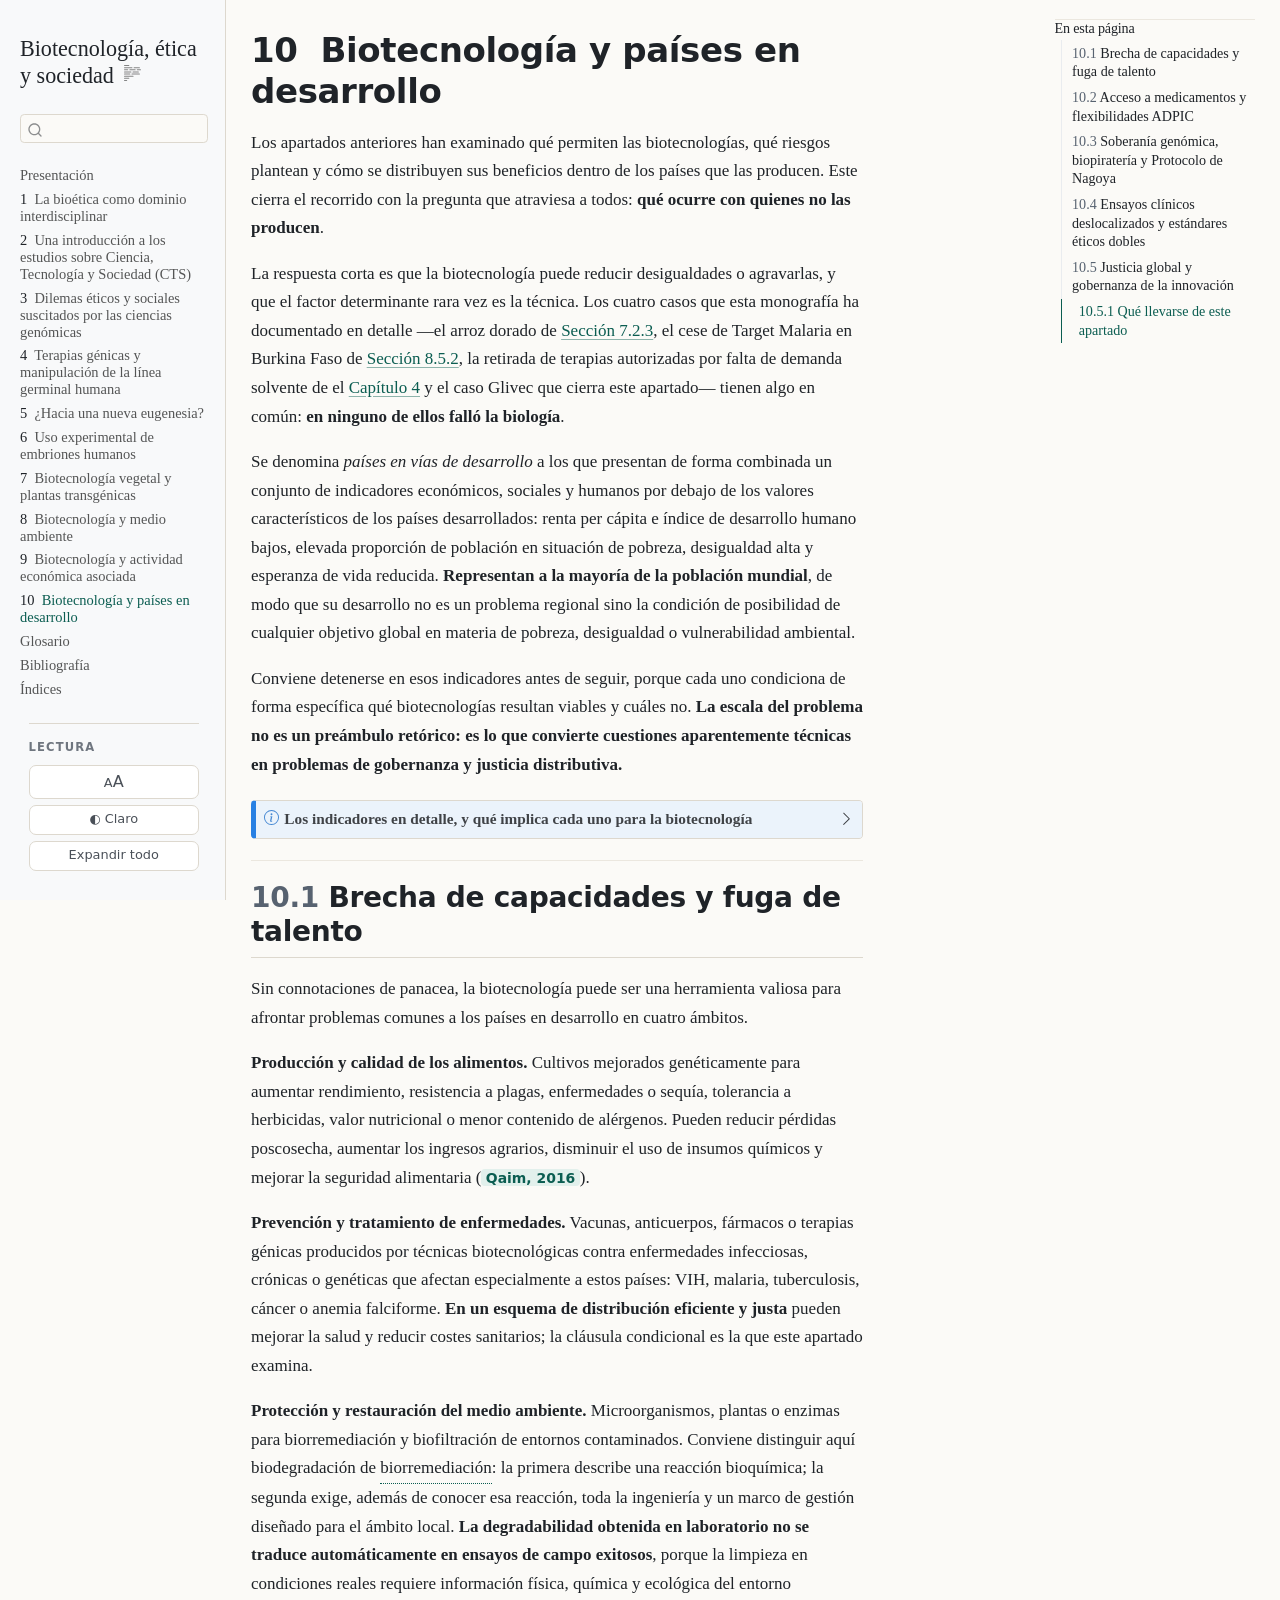
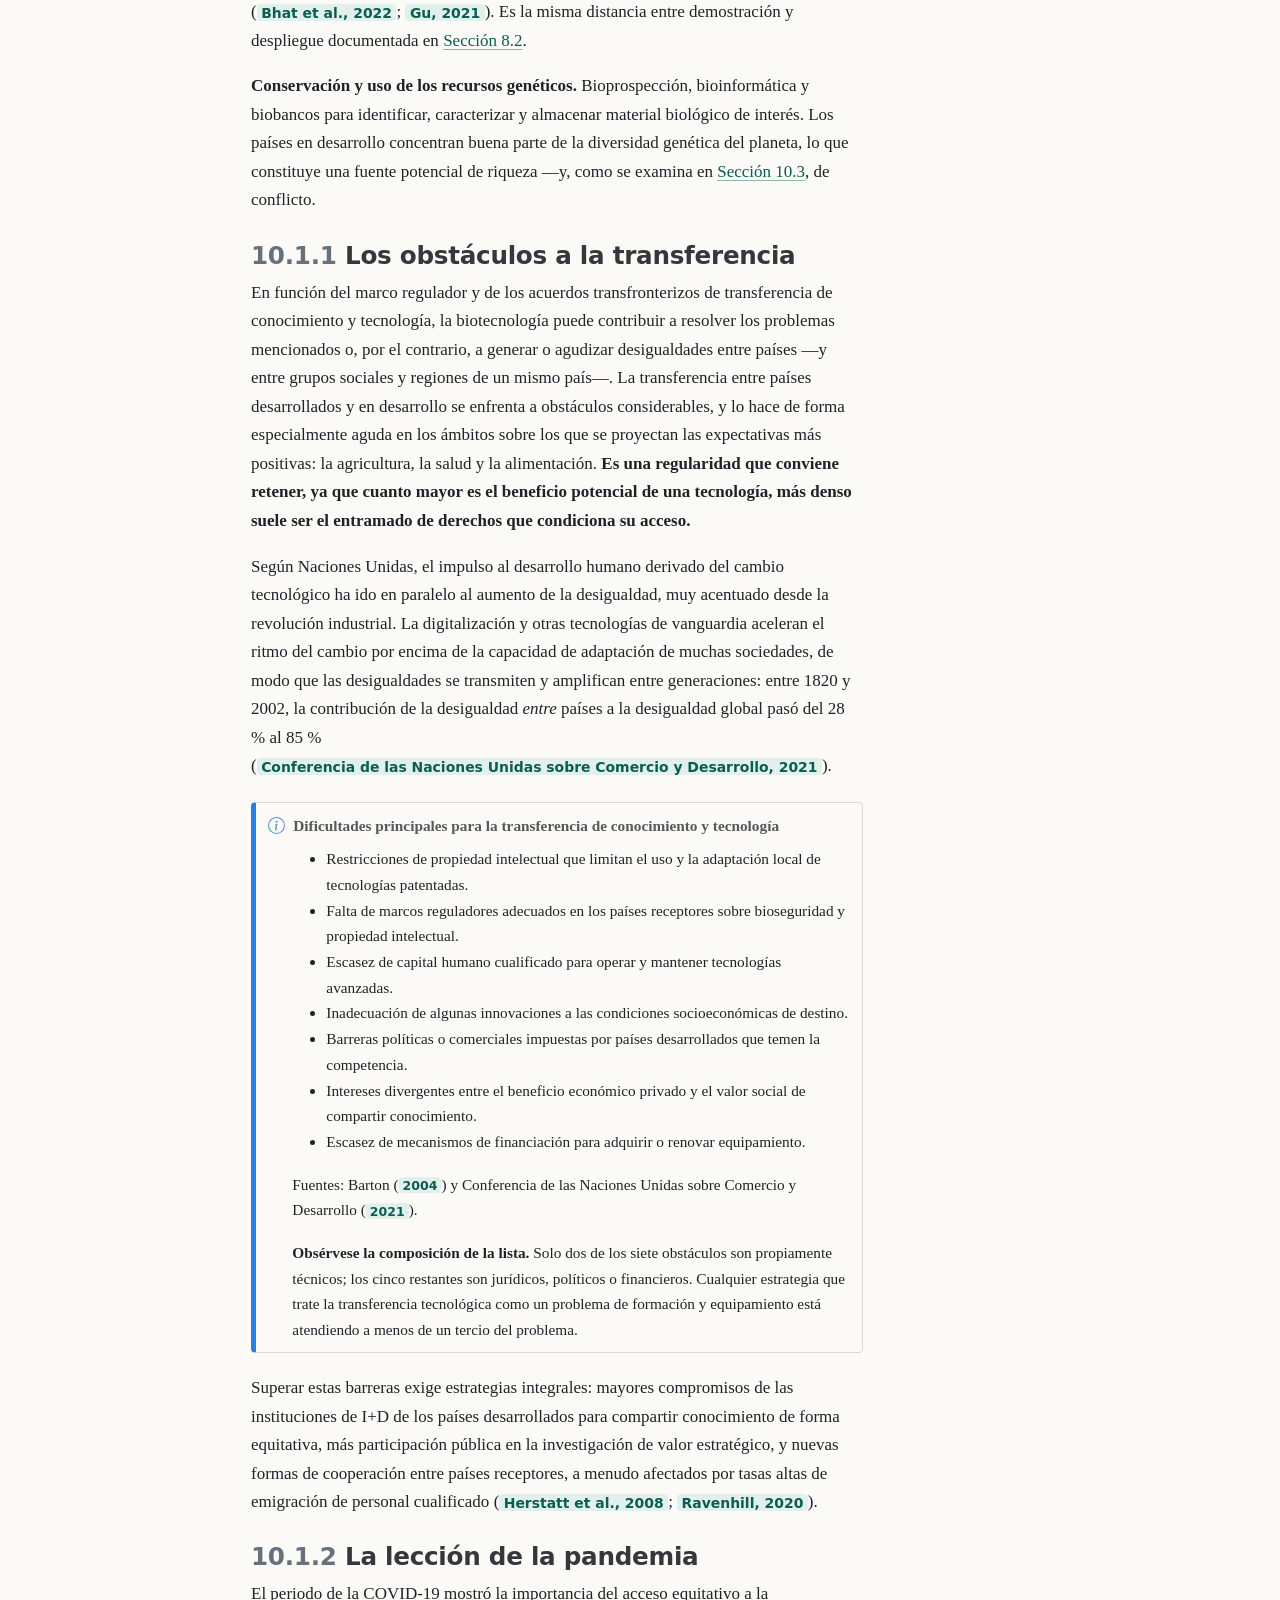
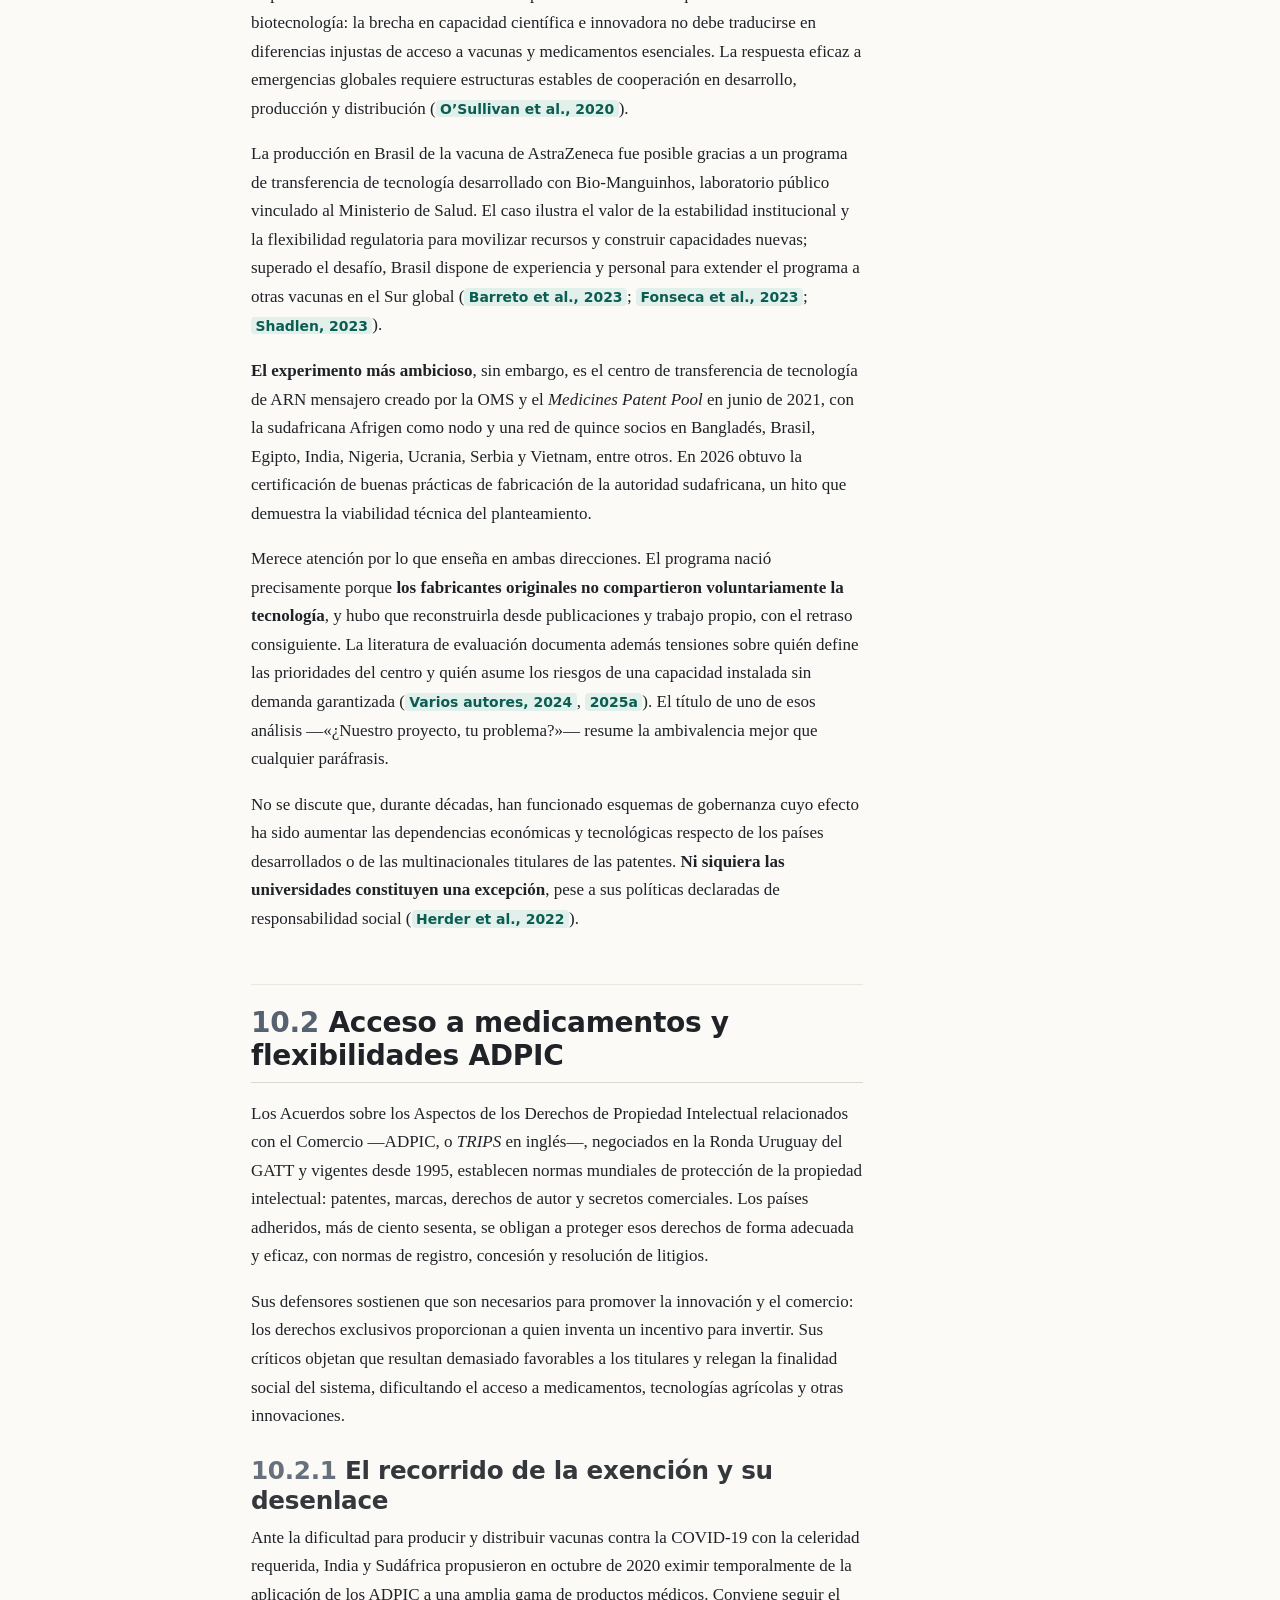
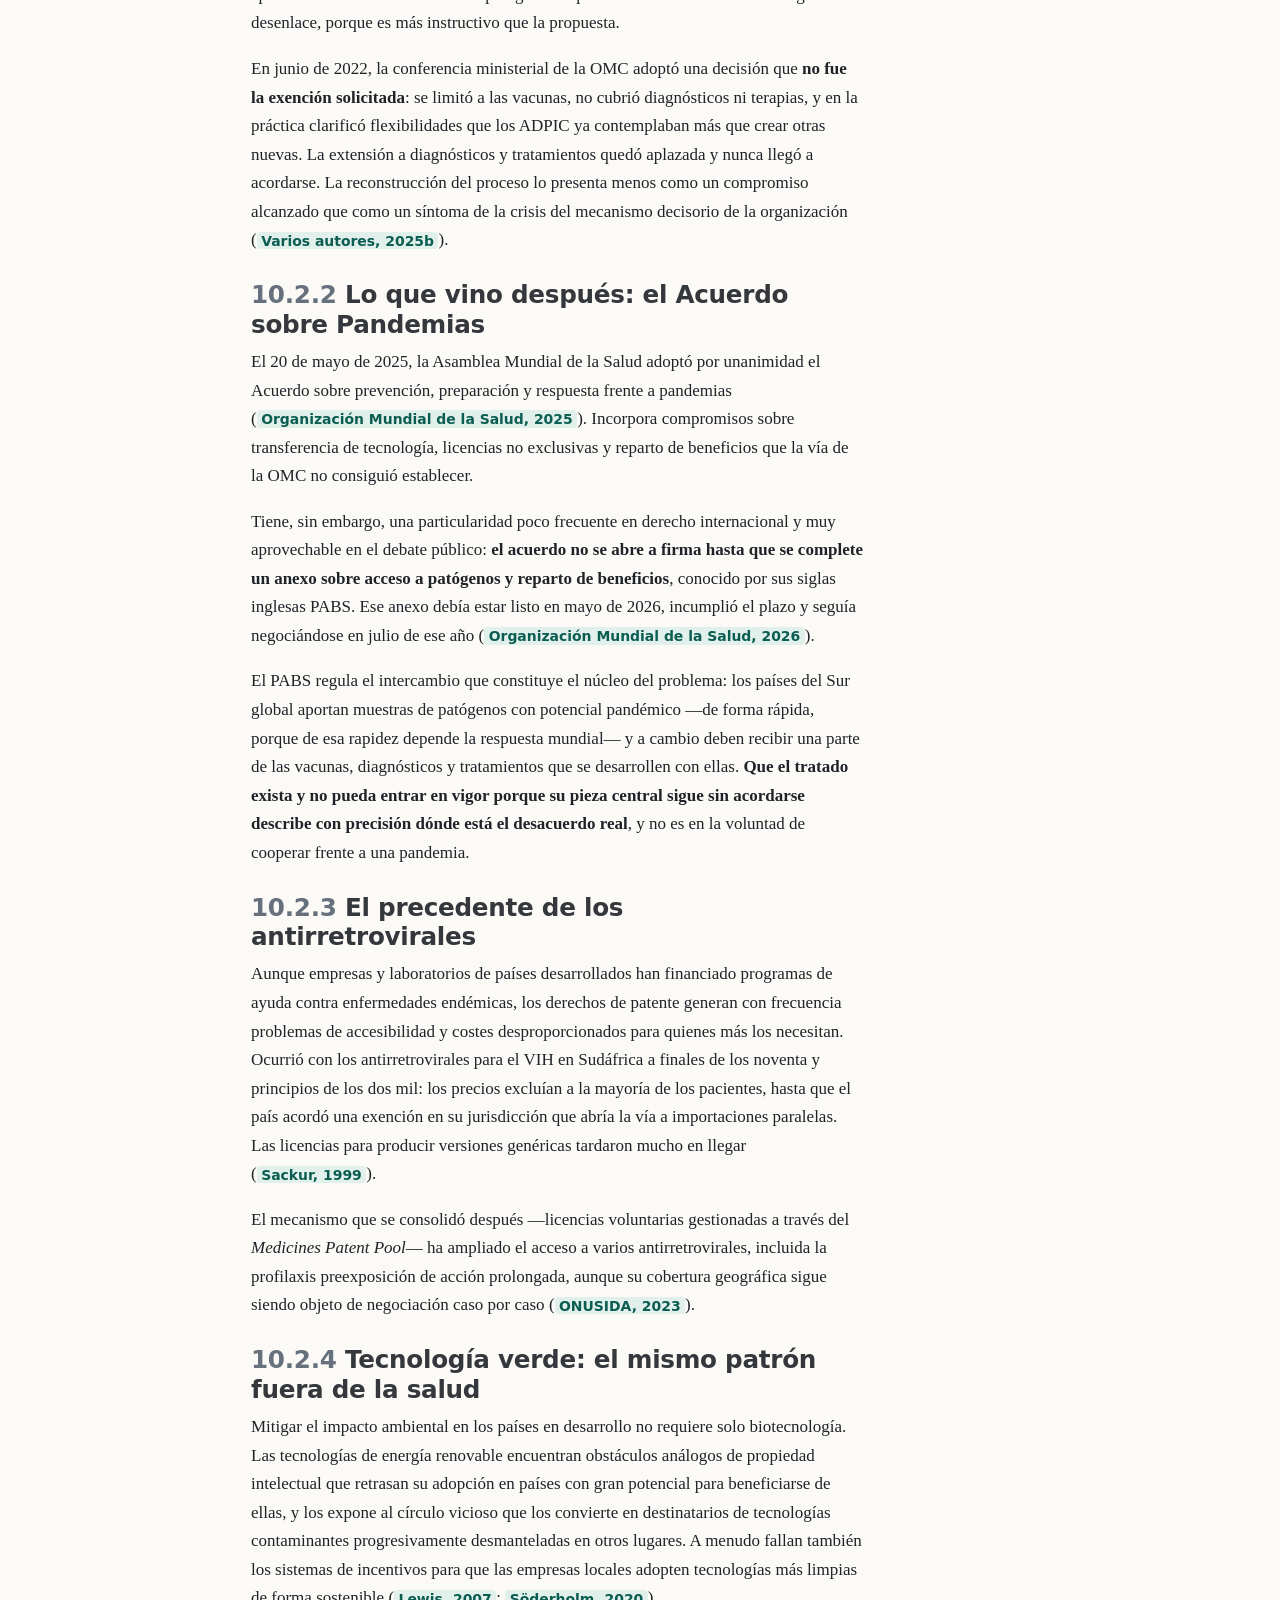
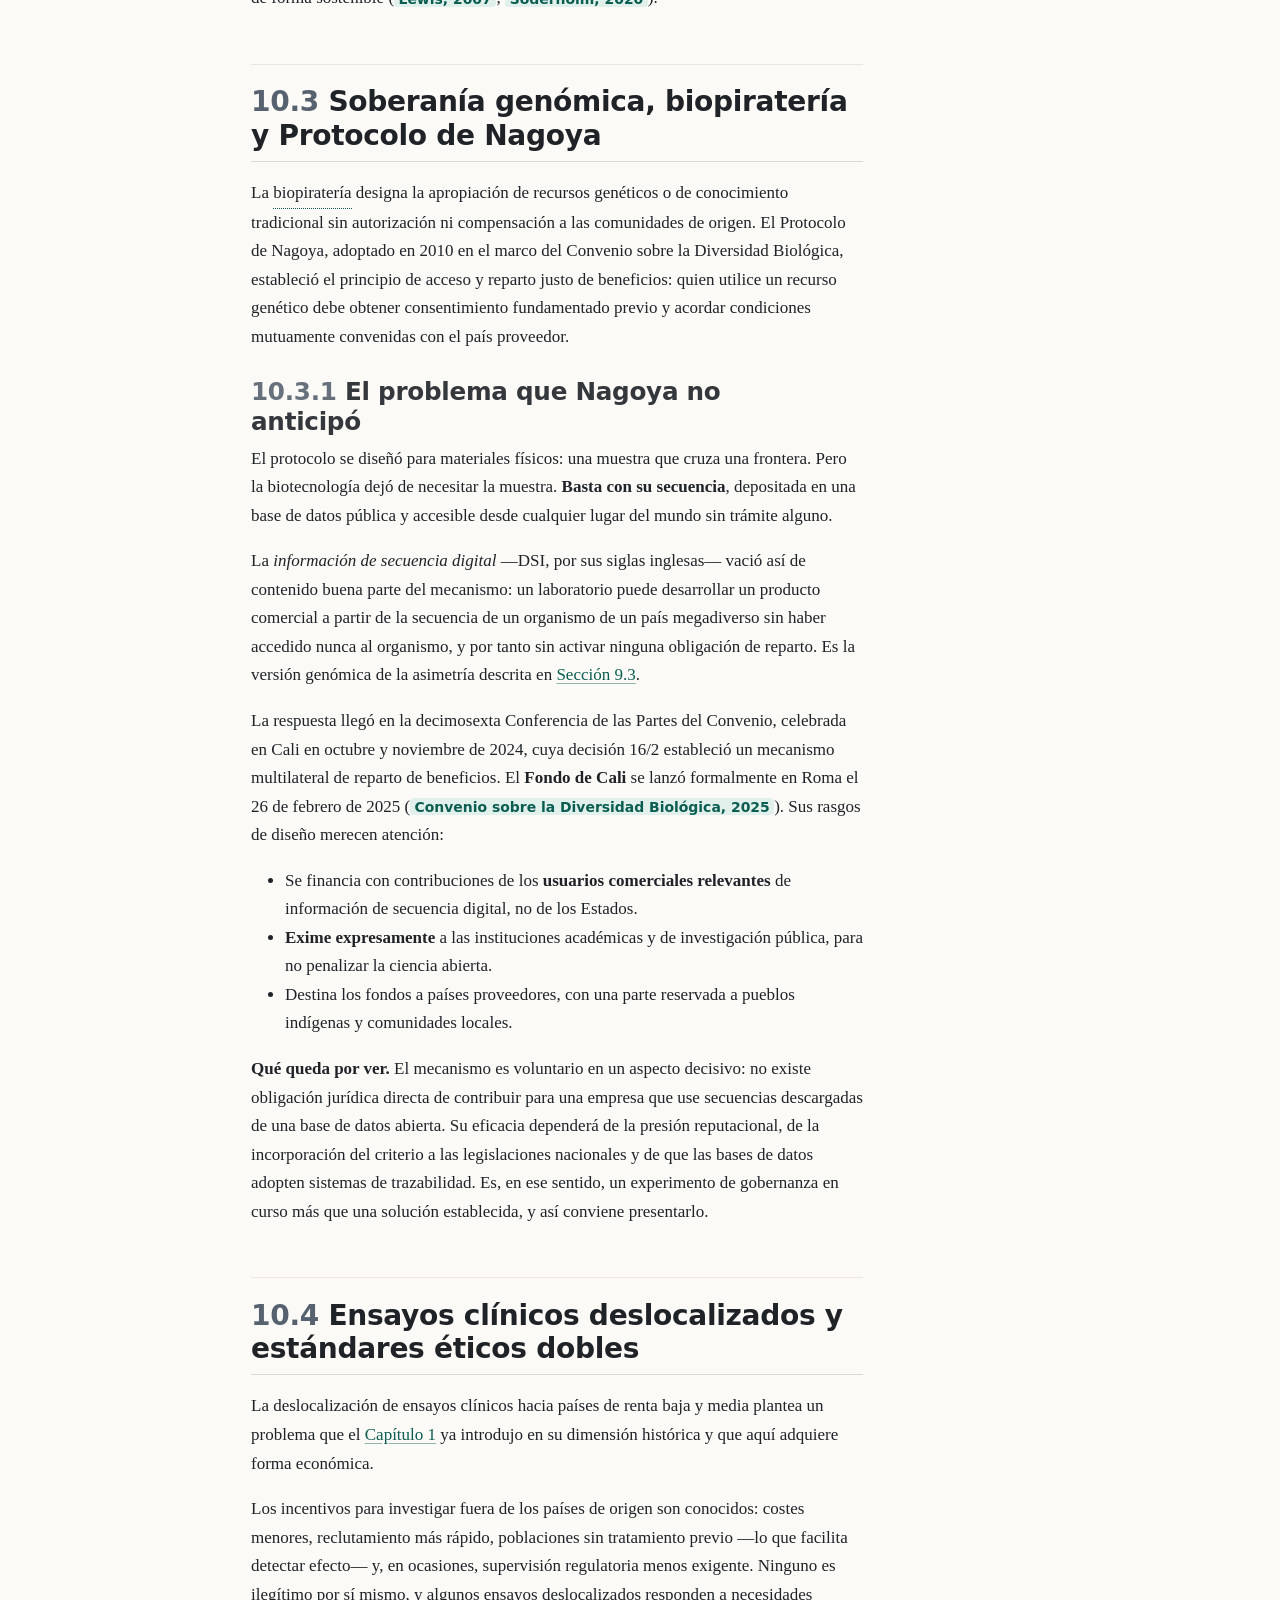
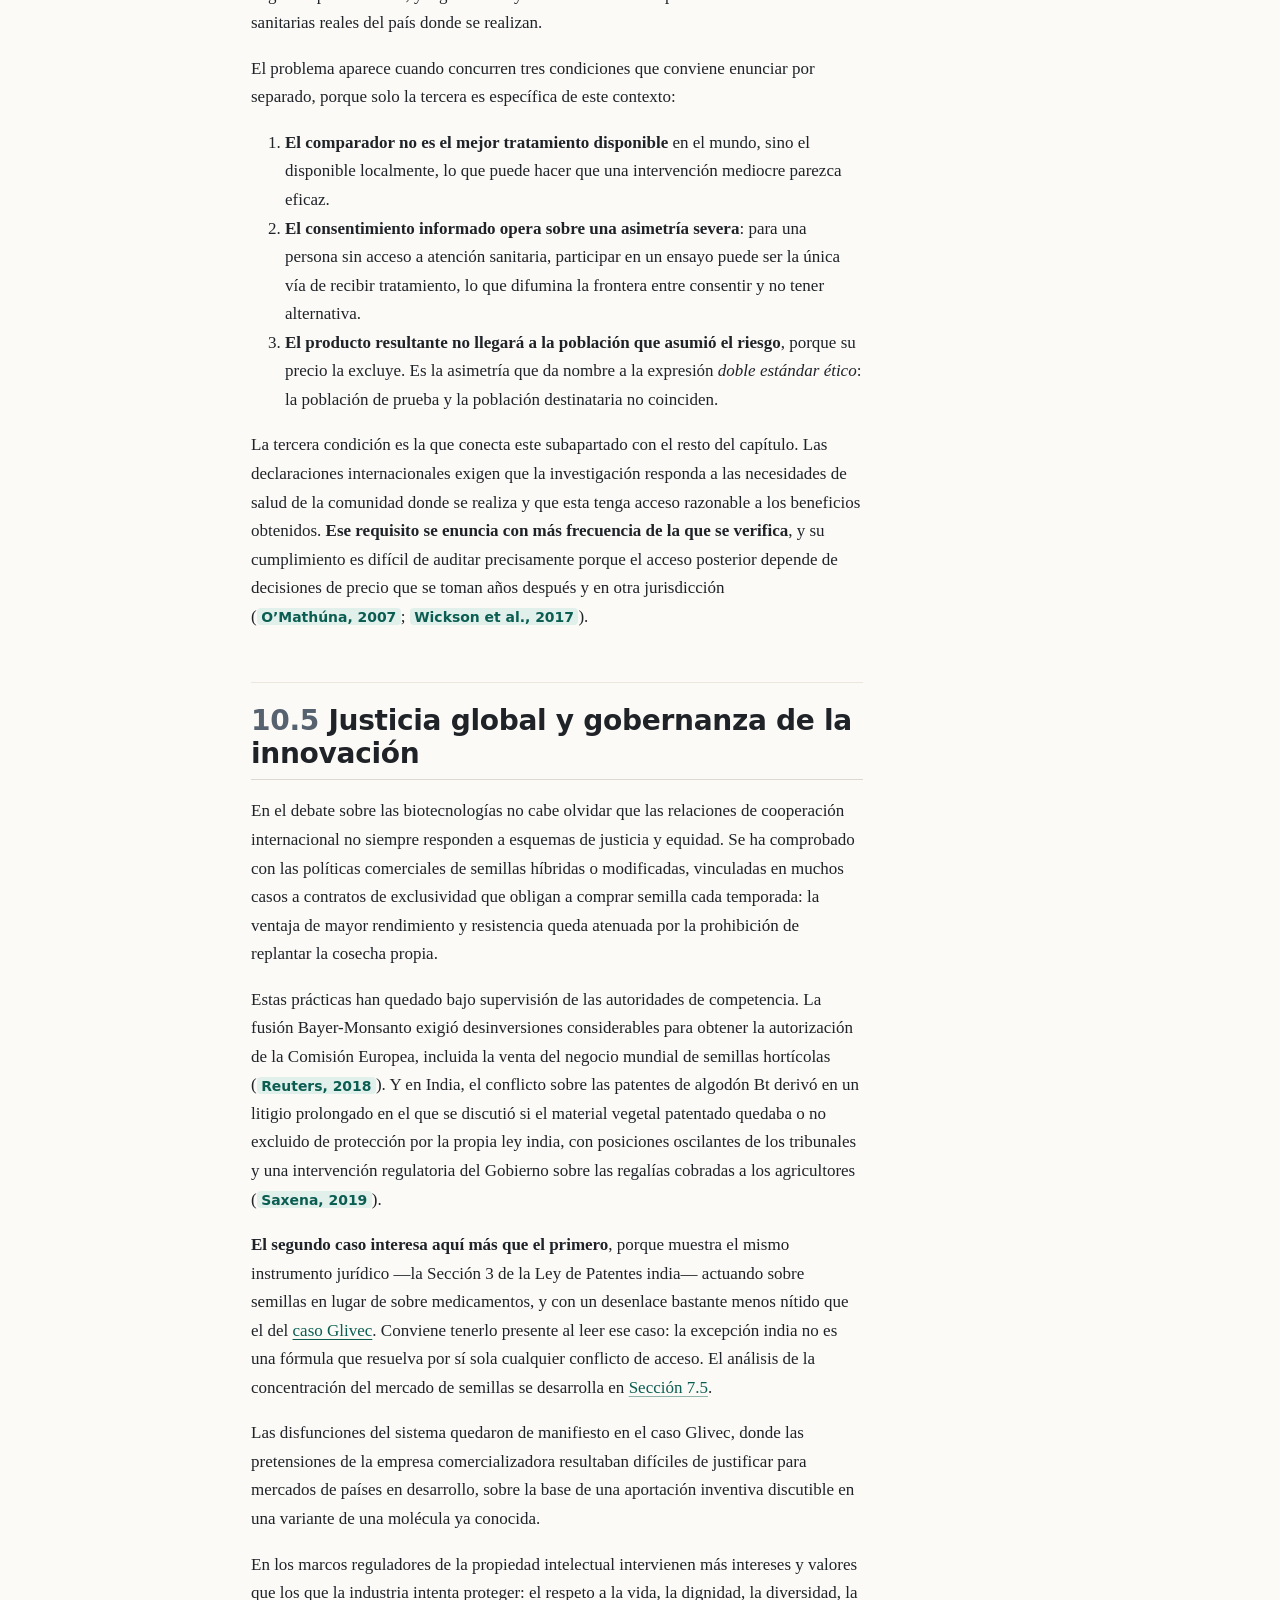
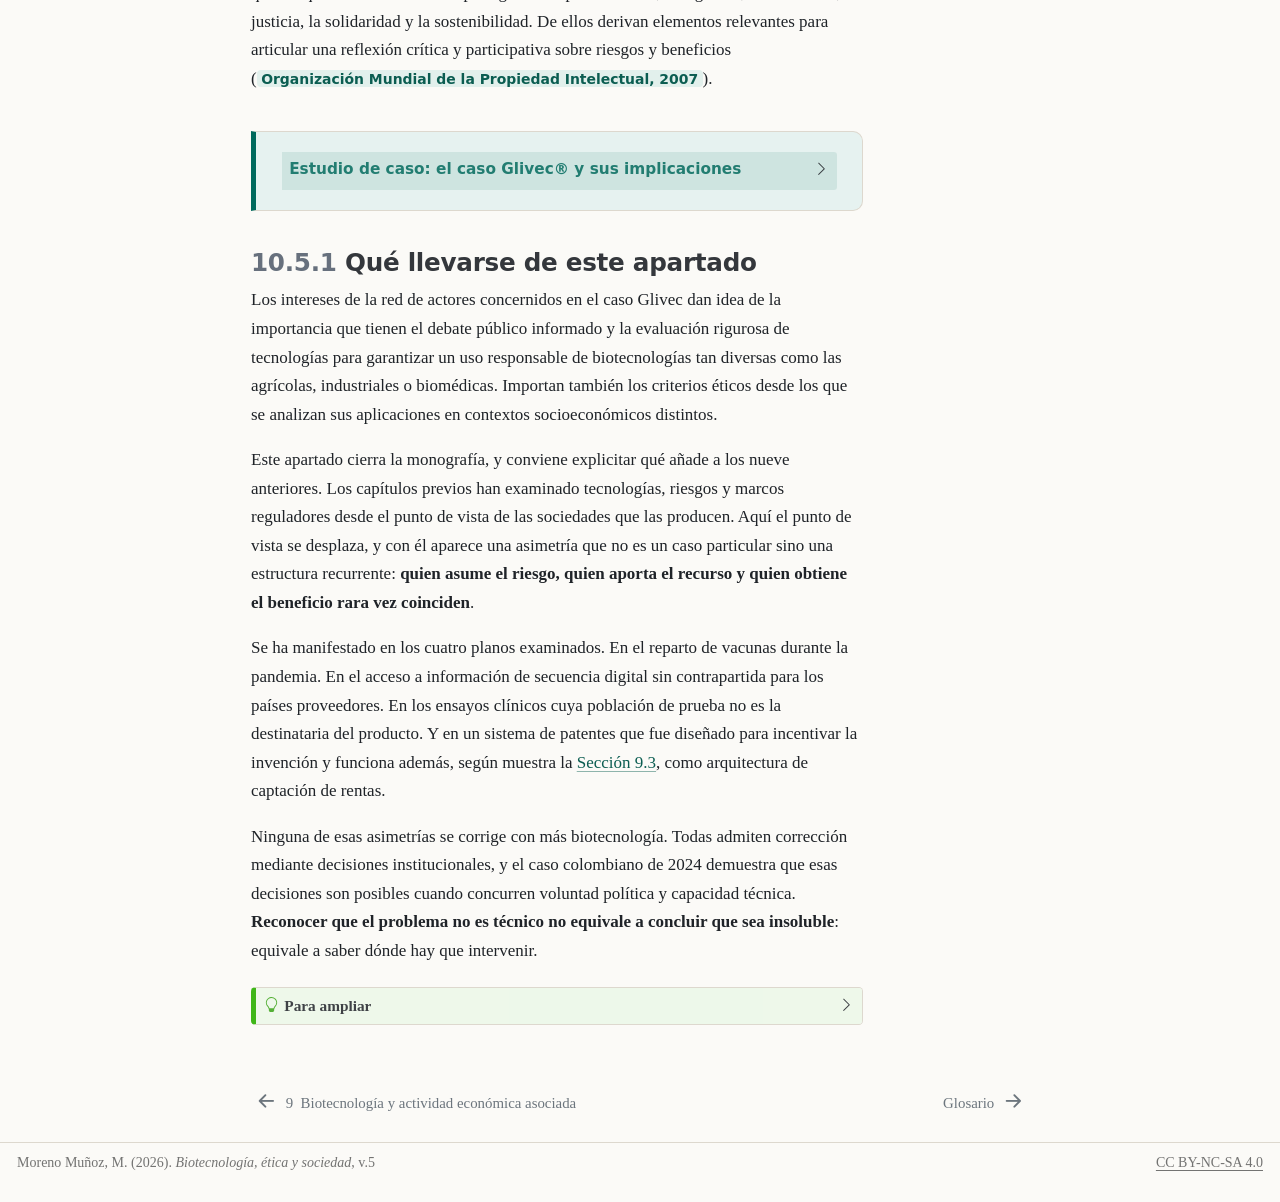
<file: 10-paises-desarrollo.html>
<!DOCTYPE html>
<html xmlns="http://www.w3.org/1999/xhtml" lang="es" xml:lang="es"><head>

<meta charset="utf-8">
<meta name="generator" content="quarto-1.8.27">

<meta name="viewport" content="width=device-width, initial-scale=1.0, user-scalable=yes">


<title>10&nbsp; Biotecnología y países en desarrollo – Biotecnología, ética y sociedad</title>
<style>
code{white-space: pre-wrap;}
span.smallcaps{font-variant: small-caps;}
div.columns{display: flex; gap: min(4vw, 1.5em);}
div.column{flex: auto; overflow-x: auto;}
div.hanging-indent{margin-left: 1.5em; text-indent: -1.5em;}
ul.task-list{list-style: none;}
ul.task-list li input[type="checkbox"] {
  width: 0.8em;
  margin: 0 0.8em 0.2em -1em; /* quarto-specific, see https://github.com/quarto-dev/quarto-cli/issues/4556 */ 
  vertical-align: middle;
}
/* CSS for citations */
div.csl-bib-body { }
div.csl-entry {
  clear: both;
  margin-bottom: 1em;
}
.hanging-indent div.csl-entry {
  margin-left:2em;
  text-indent:-2em;
}
div.csl-left-margin {
  min-width:2em;
  float:left;
}
div.csl-right-inline {
  margin-left:2em;
  padding-left:1em;
}
div.csl-indent {
  margin-left: 2em;
}</style>


<script src="site_libs/quarto-nav/quarto-nav.js"></script>
<script src="site_libs/quarto-nav/headroom.min.js"></script>
<script src="site_libs/clipboard/clipboard.min.js"></script>
<script src="site_libs/quarto-search/autocomplete.umd.js"></script>
<script src="site_libs/quarto-search/fuse.min.js"></script>
<script src="site_libs/quarto-search/quarto-search.js"></script>
<meta name="quarto:offset" content="./">
<link href="./11-glosario.html" rel="next">
<link href="./09-economia.html" rel="prev">
<link href="./img/portada.svg" rel="icon" type="image/svg+xml">
<script src="site_libs/quarto-html/quarto.js" type="module"></script>
<script src="site_libs/quarto-html/tabsets/tabsets.js" type="module"></script>
<script src="site_libs/quarto-html/axe/axe-check.js" type="module"></script>
<script src="site_libs/quarto-html/popper.min.js"></script>
<script src="site_libs/quarto-html/tippy.umd.min.js"></script>
<script src="site_libs/quarto-html/anchor.min.js"></script>
<link href="site_libs/quarto-html/tippy.css" rel="stylesheet">
<link href="site_libs/quarto-html/quarto-syntax-highlighting-734bfe885269c4a88ff10b7879bcf292.css" rel="stylesheet" id="quarto-text-highlighting-styles">
<script src="site_libs/bootstrap/bootstrap.min.js"></script>
<link href="site_libs/bootstrap/bootstrap-icons.css" rel="stylesheet">
<link href="site_libs/bootstrap/bootstrap-114cf721a8e7d79d54f678cbe733b3d2.min.css" rel="stylesheet" append-hash="true" id="quarto-bootstrap" data-mode="light">
<script id="quarto-search-options" type="application/json">{
  "location": "sidebar",
  "copy-button": false,
  "collapse-after": 3,
  "panel-placement": "start",
  "type": "textbox",
  "limit": 50,
  "keyboard-shortcut": [
    "f",
    "/",
    "s"
  ],
  "show-item-context": false,
  "language": {
    "search-no-results-text": "No se han encontrado resultados",
    "search-matching-documents-text": "documentos encontrados",
    "search-copy-link-title": "Copiar el enlace en la búsqueda",
    "search-hide-matches-text": "Ocultar resultados adicionales",
    "search-more-match-text": "resultado adicional en este documento",
    "search-more-matches-text": "resultados adicionales en este documento",
    "search-clear-button-title": "Borrar",
    "search-text-placeholder": "",
    "search-detached-cancel-button-title": "Cancelar",
    "search-submit-button-title": "Enviar",
    "search-label": "Buscar"
  }
}</script>
<style>html{ scroll-behavior: smooth; }</style>
<meta name="description" content="Monografía técnica sobre biotecnología, ética y sociedad para estudiantes del Máster Universitario en Biotecnología.">
<meta name="color-scheme" content="light dark">


</head>

<body class="nav-sidebar docked quarto-light">

<div id="quarto-search-results"></div>
  <header id="quarto-header" class="headroom fixed-top">
  <nav class="quarto-secondary-nav">
    <div class="container-fluid d-flex">
      <button type="button" class="quarto-btn-toggle btn" data-bs-toggle="collapse" role="button" data-bs-target=".quarto-sidebar-collapse-item" aria-controls="quarto-sidebar" aria-expanded="false" aria-label="Alternar barra lateral" onclick="if (window.quartoToggleHeadroom) { window.quartoToggleHeadroom(); }">
        <i class="bi bi-layout-text-sidebar-reverse"></i>
      </button>
        <nav class="quarto-page-breadcrumbs" aria-label="breadcrumb"><ol class="breadcrumb"><li class="breadcrumb-item"><a href="./10-paises-desarrollo.html"><span class="chapter-number">10</span>&nbsp; <span class="chapter-title">Biotecnología y países en desarrollo</span></a></li></ol></nav>
        <a class="flex-grow-1" role="navigation" data-bs-toggle="collapse" data-bs-target=".quarto-sidebar-collapse-item" aria-controls="quarto-sidebar" aria-expanded="false" aria-label="Alternar barra lateral" onclick="if (window.quartoToggleHeadroom) { window.quartoToggleHeadroom(); }">      
        </a>
      <button type="button" class="btn quarto-search-button" aria-label="Buscar" onclick="window.quartoOpenSearch();">
        <i class="bi bi-search"></i>
      </button>
    </div>
  </nav>
</header>
<!-- content -->
<div id="quarto-content" class="quarto-container page-columns page-rows-contents page-layout-article">
<!-- sidebar -->
  <nav id="quarto-sidebar" class="sidebar collapse collapse-horizontal quarto-sidebar-collapse-item sidebar-navigation docked overflow-auto">
    <div class="pt-lg-2 mt-2 text-left sidebar-header">
    <div class="sidebar-title mb-0 py-0">
      <a href="./">Biotecnología, ética y sociedad</a> 
        <div class="sidebar-tools-main">
  <a href="" class="quarto-reader-toggle quarto-navigation-tool px-1" onclick="window.quartoToggleReader(); return false;" title="Alternar modo lector">
  <div class="quarto-reader-toggle-btn">
  <i class="bi"></i>
  </div>
</a>
</div>
    </div>
      </div>
        <div class="mt-2 flex-shrink-0 align-items-center">
        <div class="sidebar-search">
        <div id="quarto-search" class="" title="Buscar"></div>
        </div>
        </div>
    <div class="sidebar-menu-container"> 
    <ul class="list-unstyled mt-1">
        <li class="sidebar-item">
  <div class="sidebar-item-container"> 
  <a href="./index.html" class="sidebar-item-text sidebar-link">
 <span class="menu-text">Presentación</span></a>
  </div>
</li>
        <li class="sidebar-item">
  <div class="sidebar-item-container"> 
  <a href="./01-bioetica.html" class="sidebar-item-text sidebar-link">
 <span class="menu-text"><span class="chapter-number">1</span>&nbsp; <span class="chapter-title">La bioética como dominio interdisciplinar</span></span></a>
  </div>
</li>
        <li class="sidebar-item">
  <div class="sidebar-item-container"> 
  <a href="./02-cts.html" class="sidebar-item-text sidebar-link">
 <span class="menu-text"><span class="chapter-number">2</span>&nbsp; <span class="chapter-title">Una introducción a los estudios sobre Ciencia, Tecnología y Sociedad (CTS)</span></span></a>
  </div>
</li>
        <li class="sidebar-item">
  <div class="sidebar-item-container"> 
  <a href="./03-genomica.html" class="sidebar-item-text sidebar-link">
 <span class="menu-text"><span class="chapter-number">3</span>&nbsp; <span class="chapter-title">Dilemas éticos y sociales suscitados por las ciencias genómicas</span></span></a>
  </div>
</li>
        <li class="sidebar-item">
  <div class="sidebar-item-container"> 
  <a href="./04-terapias-genicas.html" class="sidebar-item-text sidebar-link">
 <span class="menu-text"><span class="chapter-number">4</span>&nbsp; <span class="chapter-title">Terapias génicas y manipulación de la línea germinal humana</span></span></a>
  </div>
</li>
        <li class="sidebar-item">
  <div class="sidebar-item-container"> 
  <a href="./05-eugenesia.html" class="sidebar-item-text sidebar-link">
 <span class="menu-text"><span class="chapter-number">5</span>&nbsp; <span class="chapter-title">¿Hacia una nueva eugenesia?</span></span></a>
  </div>
</li>
        <li class="sidebar-item">
  <div class="sidebar-item-container"> 
  <a href="./06-embriones.html" class="sidebar-item-text sidebar-link">
 <span class="menu-text"><span class="chapter-number">6</span>&nbsp; <span class="chapter-title">Uso experimental de embriones humanos</span></span></a>
  </div>
</li>
        <li class="sidebar-item">
  <div class="sidebar-item-container"> 
  <a href="./07-vegetal.html" class="sidebar-item-text sidebar-link">
 <span class="menu-text"><span class="chapter-number">7</span>&nbsp; <span class="chapter-title">Biotecnología vegetal y plantas transgénicas</span></span></a>
  </div>
</li>
        <li class="sidebar-item">
  <div class="sidebar-item-container"> 
  <a href="./08-medio-ambiente.html" class="sidebar-item-text sidebar-link">
 <span class="menu-text"><span class="chapter-number">8</span>&nbsp; <span class="chapter-title">Biotecnología y medio ambiente</span></span></a>
  </div>
</li>
        <li class="sidebar-item">
  <div class="sidebar-item-container"> 
  <a href="./09-economia.html" class="sidebar-item-text sidebar-link">
 <span class="menu-text"><span class="chapter-number">9</span>&nbsp; <span class="chapter-title">Biotecnología y actividad económica asociada</span></span></a>
  </div>
</li>
        <li class="sidebar-item">
  <div class="sidebar-item-container"> 
  <a href="./10-paises-desarrollo.html" class="sidebar-item-text sidebar-link active">
 <span class="menu-text"><span class="chapter-number">10</span>&nbsp; <span class="chapter-title">Biotecnología y países en desarrollo</span></span></a>
  </div>
</li>
        <li class="sidebar-item">
  <div class="sidebar-item-container"> 
  <a href="./11-glosario.html" class="sidebar-item-text sidebar-link">
 <span class="menu-text">Glosario</span></a>
  </div>
</li>
        <li class="sidebar-item">
  <div class="sidebar-item-container"> 
  <a href="./12-bibliografia.html" class="sidebar-item-text sidebar-link">
 <span class="menu-text">Bibliografía</span></a>
  </div>
</li>
        <li class="sidebar-item">
  <div class="sidebar-item-container"> 
  <a href="./13-indices.html" class="sidebar-item-text sidebar-link">
 <span class="menu-text">Índices</span></a>
  </div>
</li>
    </ul>
    </div>
</nav>
<div id="quarto-sidebar-glass" class="quarto-sidebar-collapse-item" data-bs-toggle="collapse" data-bs-target=".quarto-sidebar-collapse-item"></div>
<!-- margin-sidebar -->
    <div id="quarto-margin-sidebar" class="sidebar margin-sidebar">
        <nav id="TOC" role="doc-toc" class="toc-active">
    <h2 id="toc-title">En esta página</h2>
   
  <ul>
  <li><a href="#sec-paises-desarrollo-brecha" id="toc-sec-paises-desarrollo-brecha" class="nav-link active" data-scroll-target="#sec-paises-desarrollo-brecha"><span class="header-section-number">10.1</span> Brecha de capacidades y fuga de talento</a>
  <ul class="collapse">
  <li><a href="#sec-paises-desarrollo-transferencia" id="toc-sec-paises-desarrollo-transferencia" class="nav-link" data-scroll-target="#sec-paises-desarrollo-transferencia"><span class="header-section-number">10.1.1</span> Los obstáculos a la transferencia</a></li>
  <li><a href="#sec-paises-desarrollo-pandemia" id="toc-sec-paises-desarrollo-pandemia" class="nav-link" data-scroll-target="#sec-paises-desarrollo-pandemia"><span class="header-section-number">10.1.2</span> La lección de la pandemia</a></li>
  </ul></li>
  <li><a href="#sec-paises-desarrollo-adpic" id="toc-sec-paises-desarrollo-adpic" class="nav-link" data-scroll-target="#sec-paises-desarrollo-adpic"><span class="header-section-number">10.2</span> Acceso a medicamentos y flexibilidades ADPIC</a>
  <ul class="collapse">
  <li><a href="#sec-paises-desarrollo-exencion" id="toc-sec-paises-desarrollo-exencion" class="nav-link" data-scroll-target="#sec-paises-desarrollo-exencion"><span class="header-section-number">10.2.1</span> El recorrido de la exención y su desenlace</a></li>
  <li><a href="#sec-paises-desarrollo-acuerdo-pandemias" id="toc-sec-paises-desarrollo-acuerdo-pandemias" class="nav-link" data-scroll-target="#sec-paises-desarrollo-acuerdo-pandemias"><span class="header-section-number">10.2.2</span> Lo que vino después: el Acuerdo sobre Pandemias</a></li>
  <li><a href="#sec-paises-desarrollo-antirretrovirales" id="toc-sec-paises-desarrollo-antirretrovirales" class="nav-link" data-scroll-target="#sec-paises-desarrollo-antirretrovirales"><span class="header-section-number">10.2.3</span> El precedente de los antirretrovirales</a></li>
  <li><a href="#sec-paises-desarrollo-tecnologia-verde" id="toc-sec-paises-desarrollo-tecnologia-verde" class="nav-link" data-scroll-target="#sec-paises-desarrollo-tecnologia-verde"><span class="header-section-number">10.2.4</span> Tecnología verde: el mismo patrón fuera de la salud</a></li>
  </ul></li>
  <li><a href="#sec-paises-desarrollo-soberania" id="toc-sec-paises-desarrollo-soberania" class="nav-link" data-scroll-target="#sec-paises-desarrollo-soberania"><span class="header-section-number">10.3</span> Soberanía genómica, biopiratería y Protocolo de Nagoya</a>
  <ul class="collapse">
  <li><a href="#sec-paises-desarrollo-dsi" id="toc-sec-paises-desarrollo-dsi" class="nav-link" data-scroll-target="#sec-paises-desarrollo-dsi"><span class="header-section-number">10.3.1</span> El problema que Nagoya no anticipó</a></li>
  </ul></li>
  <li><a href="#sec-paises-desarrollo-ensayos" id="toc-sec-paises-desarrollo-ensayos" class="nav-link" data-scroll-target="#sec-paises-desarrollo-ensayos"><span class="header-section-number">10.4</span> Ensayos clínicos deslocalizados y estándares éticos dobles</a></li>
  <li><a href="#sec-paises-desarrollo-justicia" id="toc-sec-paises-desarrollo-justicia" class="nav-link" data-scroll-target="#sec-paises-desarrollo-justicia"><span class="header-section-number">10.5</span> Justicia global y gobernanza de la innovación</a>
  <ul class="collapse">
  <li><a href="#sec-paises-desarrollo-cierre" id="toc-sec-paises-desarrollo-cierre" class="nav-link" data-scroll-target="#sec-paises-desarrollo-cierre"><span class="header-section-number">10.5.1</span> Qué llevarse de este apartado</a></li>
  </ul></li>
  </ul>
</nav>
    </div>
<!-- main -->
<main class="content" id="quarto-document-content">

<header id="title-block-header" class="quarto-title-block default">
<div class="quarto-title">
<h1 class="title"><span id="sec-paises-desarrollo" class="quarto-section-identifier"><span class="chapter-number">10</span>&nbsp; <span class="chapter-title">Biotecnología y países en desarrollo</span></span></h1>
</div>



<div class="quarto-title-meta">

    
  
    
  </div>
  


</header>


<p>Los apartados anteriores han examinado qué permiten las biotecnologías, qué riesgos plantean y cómo se distribuyen sus beneficios dentro de los países que las producen. Este cierra el recorrido con la pregunta que atraviesa a todos: <strong>qué ocurre con quienes no las producen</strong>.</p>
<p>La respuesta corta es que la biotecnología puede reducir desigualdades o agravarlas, y que el factor determinante rara vez es la técnica. Los cuatro casos que esta monografía ha documentado en detalle —el arroz dorado de <a href="07-vegetal.html#sec-vegetal-productos" class="quarto-xref"><span>Sección 7.2.3</span></a>, el cese de Target Malaria en Burkina Faso de <a href="08-medio-ambiente.html#sec-medio-ambiente-burkina" class="quarto-xref"><span>Sección 8.5.2</span></a>, la retirada de terapias autorizadas por falta de demanda solvente de el <a href="04-terapias-genicas.html" class="quarto-xref"><span>Capítulo 4</span></a> y el caso Glivec que cierra este apartado— tienen algo en común: <strong>en ninguno de ellos falló la biología</strong>.</p>
<p>Se denomina <em>países en vías de desarrollo</em> a los que presentan de forma combinada un conjunto de indicadores económicos, sociales y humanos por debajo de los valores característicos de los países desarrollados: renta per cápita e índice de desarrollo humano bajos, elevada proporción de población en situación de pobreza, desigualdad alta y esperanza de vida reducida. <strong>Representan a la mayoría de la población mundial</strong>, de modo que su desarrollo no es un problema regional sino la condición de posibilidad de cualquier objetivo global en materia de pobreza, desigualdad o vulnerabilidad ambiental.</p>
<p>Conviene detenerse en esos indicadores antes de seguir, porque cada uno condiciona de forma específica qué biotecnologías resultan viables y cuáles no. <strong>La escala del problema no es un preámbulo retórico: es lo que convierte cuestiones aparentemente técnicas en problemas de gobernanza y justicia distributiva.</strong></p>
<div class="callout callout-style-default callout-note callout-titled">
<div class="callout-header d-flex align-content-center collapsed" data-bs-toggle="collapse" data-bs-target=".callout-1-contents" aria-controls="callout-1" aria-expanded="false" aria-label="Toggle callout">
<div class="callout-icon-container">
<i class="callout-icon"></i>
</div>
<div class="callout-title-container flex-fill">
<span class="screen-reader-only">Nota</span>Los indicadores en detalle, y qué implica cada uno para la biotecnología
</div>
<div class="callout-btn-toggle d-inline-block border-0 py-1 ps-1 pe-0 float-end"><i class="callout-toggle"></i></div>
</div>
<div id="callout-1" class="callout-1-contents callout-collapse collapse">
<div class="callout-body-container callout-body">
<p><strong>Indicadores económicos y sociales</strong></p>
<ul>
<li><strong>Renta per cápita baja.</strong> Mide la riqueza disponible por habitante. Determina qué precio de un tratamiento o de una semilla es siquiera concebible, con independencia de que la técnica funcione.</li>
<li><strong>Índice de desarrollo humano bajo.</strong> Combina esperanza de vida, educación y nivel de vida. Un IDH bajo indica que las carencias no se corrigen solo con crecimiento económico.</li>
<li><strong>Proporción alta de población en pobreza</strong>, entendida como falta de recursos para satisfacer necesidades vitales básicas.</li>
<li><strong>Índice de Gini elevado.</strong> Mide la desigualdad en la distribución de ingresos y riqueza. Un país puede mejorar su renta media y empeorar en este indicador, lo que cambia por completo quién accede a una innovación.</li>
<li><strong>Índice de alfabetización bajo</strong>, incluidos los años de escolarización y el porcentaje de población con acceso a educación superior. Condiciona directamente la capacidad de operar y mantener tecnología avanzada.</li>
<li><strong>Esperanza de vida reducida</strong>, entre quince y veinte años inferior a la de los países desarrollados.</li>
<li><strong>Mortalidad infantil alta</strong>, asociada además a la prevalencia de enfermedades erradicadas en otros lugares.</li>
</ul>
<p><strong>Rasgos estructurales que suelen acompañarlos</strong></p>
<ul>
<li>Economía basada en la agricultura y los recursos naturales, dependiente de industrias básicas y con escasa diversificación.</li>
<li>Población joven y en crecimiento.</li>
<li>Infraestructura deficiente.</li>
<li>Alta desigualdad social.</li>
<li>Elevada vulnerabilidad a los desastres naturales.</li>
</ul>
<p><strong>Para qué sirve la categorización y qué oculta.</strong> Clasificar por indicadores permite a organismos como el Banco Mundial o Naciones Unidas diseñar políticas, canalizar recursos e identificar áreas de intervención prioritaria; la construcción del propio concepto de indicador de desarrollo tiene además una historia intelectual reconstruible <span class="citation" data-cites="hicks1979 baker2021">(<a href="12-bibliografia.html#ref-baker2021" role="doc-biblioref">Baker, 2021</a>; <a href="12-bibliografia.html#ref-hicks1979" role="doc-biblioref">Hicks y Streeten, 1979</a>)</span>.</p>
<p>Pero la caracterización por indicadores <strong>puede ofuscar la diversidad de contextos</strong> e impedir que se capte la complejidad socioeconómica, cultural y política de realidades difícilmente comparables. Países considerados hasta hace poco «en vías de desarrollo» han experimentado transformaciones notables en pocas décadas —Corea del Sur o Singapur—. Estas categorías tienen finalidad analítica e instrumental y no deben suscitar connotaciones de inferioridad o atraso: dejan fuera del radar capacidades y potencialidades valiosas, y también dificultades de gobernanza para cuya solución no basta el crecimiento económico <span class="citation" data-cites="easterly2002">(<a href="12-bibliografia.html#ref-easterly2002" role="doc-biblioref">Easterly, 2002</a>)</span>.</p>
<p><strong>La consecuencia para este apartado</strong> es la que da sentido a los indicadores anteriores. Una biotecnología no se implanta sobre un vacío, sino sobre un contexto con una renta media determinada, una infraestructura determinada y una capacidad técnica determinada. Cuando esas tres variables están por debajo de cierto umbral, <strong>los problemas dejan de ser de eficacia y pasan a ser de gobernanza y de justicia distributiva</strong>: quién paga, quién decide, quién asume el riesgo y quién se queda con el beneficio. Los cinco subapartados que siguen desarrollan esa transición.</p>
</div>
</div>
</div>
<section id="sec-paises-desarrollo-brecha" class="level2" data-number="10.1">
<h2 data-number="10.1" class="anchored" data-anchor-id="sec-paises-desarrollo-brecha"><span class="header-section-number">10.1</span> Brecha de capacidades y fuga de talento</h2>
<p>Sin connotaciones de panacea, la biotecnología puede ser una herramienta valiosa para afrontar problemas comunes a los países en desarrollo en cuatro ámbitos.</p>
<p><strong>Producción y calidad de los alimentos.</strong> Cultivos mejorados genéticamente para aumentar rendimiento, resistencia a plagas, enfermedades o sequía, tolerancia a herbicidas, valor nutricional o menor contenido de alérgenos. Pueden reducir pérdidas poscosecha, aumentar los ingresos agrarios, disminuir el uso de insumos químicos y mejorar la seguridad alimentaria <span class="citation" data-cites="qaim2014">(<a href="12-bibliografia.html#ref-qaim2014" role="doc-biblioref">Qaim, 2016</a>)</span>.</p>
<p><strong>Prevención y tratamiento de enfermedades.</strong> Vacunas, anticuerpos, fármacos o terapias génicas producidos por técnicas biotecnológicas contra enfermedades infecciosas, crónicas o genéticas que afectan especialmente a estos países: VIH, malaria, tuberculosis, cáncer o anemia falciforme. <strong>En un esquema de distribución eficiente y justa</strong> pueden mejorar la salud y reducir costes sanitarios; la cláusula condicional es la que este apartado examina.</p>
<p><strong>Protección y restauración del medio ambiente.</strong> Microorganismos, plantas o enzimas para biorremediación y biofiltración de entornos contaminados. Conviene distinguir aquí biodegradación de <button type="button" class="gloss" data-gloss="biorremediacion" aria-expanded="false" aria-haspopup="dialog" aria-describedby="gd-biorremediacion-1">biorremediación</button><span class="gloss-def" id="gd-biorremediacion-1" hidden="">Uso de microorganismos, plantas o enzimas para descontaminar
ambientes afectados por contaminantes tóxicos o peligrosos.</span>: la primera describe una reacción bioquímica; la segunda exige, además de conocer esa reacción, toda la ingeniería y un marco de gestión diseñado para el ámbito local. <strong>La degradabilidad obtenida en laboratorio no se traduce automáticamente en ensayos de campo exitosos</strong>, porque la limpieza en condiciones reales requiere información física, química y ecológica del entorno <span class="citation" data-cites="gu2021 bhat2022">(<a href="12-bibliografia.html#ref-bhat2022" role="doc-biblioref">Bhat et al., 2022</a>; <a href="12-bibliografia.html#ref-gu2021" role="doc-biblioref">Gu, 2021</a>)</span>. Es la misma distancia entre demostración y despliegue documentada en <a href="08-medio-ambiente.html#sec-medio-ambiente-biorremediacion" class="quarto-xref"><span>Sección 8.2</span></a>.</p>
<p><strong>Conservación y uso de los recursos genéticos.</strong> Bioprospección, bioinformática y biobancos para identificar, caracterizar y almacenar material biológico de interés. Los países en desarrollo concentran buena parte de la diversidad genética del planeta, lo que constituye una fuente potencial de riqueza —y, como se examina en <a href="#sec-paises-desarrollo-soberania" class="quarto-xref"><span>Sección 10.3</span></a>, de conflicto.</p>
<section id="sec-paises-desarrollo-transferencia" class="level3" data-number="10.1.1">
<h3 data-number="10.1.1" class="anchored" data-anchor-id="sec-paises-desarrollo-transferencia"><span class="header-section-number">10.1.1</span> Los obstáculos a la transferencia</h3>
<p>En función del marco regulador y de los acuerdos transfronterizos de transferencia de conocimiento y tecnología, la biotecnología puede contribuir a resolver los problemas mencionados o, por el contrario, a generar o agudizar desigualdades entre países —y entre grupos sociales y regiones de un mismo país—. La transferencia entre países desarrollados y en desarrollo se enfrenta a obstáculos considerables, y lo hace de forma especialmente aguda en los ámbitos sobre los que se proyectan las expectativas más positivas: la agricultura, la salud y la alimentación. <strong>Es una regularidad que conviene retener, ya que cuanto mayor es el beneficio potencial de una tecnología, más denso suele ser el entramado de derechos que condiciona su acceso.</strong></p>
<p>Según Naciones Unidas, el impulso al desarrollo humano derivado del cambio tecnológico ha ido en paralelo al aumento de la desigualdad, muy acentuado desde la revolución industrial. La digitalización y otras tecnologías de vanguardia aceleran el ritmo del cambio por encima de la capacidad de adaptación de muchas sociedades, de modo que las desigualdades se transmiten y amplifican entre generaciones: entre 1820 y 2002, la contribución de la desigualdad <em>entre</em> países a la desigualdad global pasó del 28 % al 85 % <span class="citation" data-cites="unctad2021">(<a href="12-bibliografia.html#ref-unctad2021" role="doc-biblioref">Conferencia de las Naciones Unidas sobre Comercio y Desarrollo, 2021</a>)</span>.</p>
<div class="callout callout-style-simple callout-note callout-titled">
<div class="callout-header d-flex align-content-center">
<div class="callout-icon-container">
<i class="callout-icon"></i>
</div>
<div class="callout-title-container flex-fill">
<span class="screen-reader-only">Nota</span>Dificultades principales para la transferencia de conocimiento y tecnología
</div>
</div>
<div class="callout-body-container callout-body">
<ul>
<li>Restricciones de propiedad intelectual que limitan el uso y la adaptación local de tecnologías patentadas.</li>
<li>Falta de marcos reguladores adecuados en los países receptores sobre bioseguridad y propiedad intelectual.</li>
<li>Escasez de capital humano cualificado para operar y mantener tecnologías avanzadas.</li>
<li>Inadecuación de algunas innovaciones a las condiciones socioeconómicas de destino.</li>
<li>Barreras políticas o comerciales impuestas por países desarrollados que temen la competencia.</li>
<li>Intereses divergentes entre el beneficio económico privado y el valor social de compartir conocimiento.</li>
<li>Escasez de mecanismos de financiación para adquirir o renovar equipamiento.</li>
</ul>
<p>Fuentes: <span class="citation" data-cites="barton2004">Barton (<a href="12-bibliografia.html#ref-barton2004" role="doc-biblioref">2004</a>)</span> y <span class="citation" data-cites="unctad2021">Conferencia de las Naciones Unidas sobre Comercio y Desarrollo (<a href="12-bibliografia.html#ref-unctad2021" role="doc-biblioref">2021</a>)</span>.</p>
<p><strong>Obsérvese la composición de la lista.</strong> Solo dos de los siete obstáculos son propiamente técnicos; los cinco restantes son jurídicos, políticos o financieros. Cualquier estrategia que trate la transferencia tecnológica como un problema de formación y equipamiento está atendiendo a menos de un tercio del problema.</p>
</div>
</div>
<p>Superar estas barreras exige estrategias integrales: mayores compromisos de las instituciones de I+D de los países desarrollados para compartir conocimiento de forma equitativa, más participación pública en la investigación de valor estratégico, y nuevas formas de cooperación entre países receptores, a menudo afectados por tasas altas de emigración de personal cualificado <span class="citation" data-cites="herstatt2008 ravenhill2020">(<a href="12-bibliografia.html#ref-herstatt2008" role="doc-biblioref">Herstatt et al., 2008</a>; <a href="12-bibliografia.html#ref-ravenhill2020" role="doc-biblioref">Ravenhill, 2020</a>)</span>.</p>
</section>
<section id="sec-paises-desarrollo-pandemia" class="level3" data-number="10.1.2">
<h3 data-number="10.1.2" class="anchored" data-anchor-id="sec-paises-desarrollo-pandemia"><span class="header-section-number">10.1.2</span> La lección de la pandemia</h3>
<p>El periodo de la COVID-19 mostró la importancia del acceso equitativo a la biotecnología: la brecha en capacidad científica e innovadora no debe traducirse en diferencias injustas de acceso a vacunas y medicamentos esenciales. La respuesta eficaz a emergencias globales requiere estructuras estables de cooperación en desarrollo, producción y distribución <span class="citation" data-cites="osullivan2020">(<a href="12-bibliografia.html#ref-osullivan2020" role="doc-biblioref">O’Sullivan et al., 2020</a>)</span>.</p>
<p>La producción en Brasil de la vacuna de AstraZeneca fue posible gracias a un programa de transferencia de tecnología desarrollado con Bio-Manguinhos, laboratorio público vinculado al Ministerio de Salud. El caso ilustra el valor de la estabilidad institucional y la flexibilidad regulatoria para movilizar recursos y construir capacidades nuevas; superado el desafío, Brasil dispone de experiencia y personal para extender el programa a otras vacunas en el Sur global <span class="citation" data-cites="fonseca2023 barreto2023 shadlen2023">(<a href="12-bibliografia.html#ref-barreto2023" role="doc-biblioref">Barreto et al., 2023</a>; <a href="12-bibliografia.html#ref-fonseca2023" role="doc-biblioref">Fonseca et al., 2023</a>; <a href="12-bibliografia.html#ref-shadlen2023" role="doc-biblioref">Shadlen, 2023</a>)</span>.</p>
<p><strong>El experimento más ambicioso</strong>, sin embargo, es el centro de transferencia de tecnología de ARN mensajero creado por la OMS y el <em>Medicines Patent Pool</em> en junio de 2021, con la sudafricana Afrigen como nodo y una red de quince socios en Bangladés, Brasil, Egipto, India, Nigeria, Ucrania, Serbia y Vietnam, entre otros. En 2026 obtuvo la certificación de buenas prácticas de fabricación de la autoridad sudafricana, un hito que demuestra la viabilidad técnica del planteamiento.</p>
<p>Merece atención por lo que enseña en ambas direcciones. El programa nació precisamente porque <strong>los fabricantes originales no compartieron voluntariamente la tecnología</strong>, y hubo que reconstruirla desde publicaciones y trabajo propio, con el retraso consiguiente. La literatura de evaluación documenta además tensiones sobre quién define las prioridades del centro y quién asume los riesgos de una capacidad instalada sin demanda garantizada <span class="citation" data-cites="mrnahub2025 mrnahub2024">(<a href="12-bibliografia.html#ref-mrnahub2024" role="doc-biblioref">Varios autores, 2024</a>, <a href="12-bibliografia.html#ref-mrnahub2025" role="doc-biblioref">2025a</a>)</span>. El título de uno de esos análisis —«¿Nuestro proyecto, tu problema?»— resume la ambivalencia mejor que cualquier paráfrasis.</p>
<p>No se discute que, durante décadas, han funcionado esquemas de gobernanza cuyo efecto ha sido aumentar las dependencias económicas y tecnológicas respecto de los países desarrollados o de las multinacionales titulares de las patentes. <strong>Ni siquiera las universidades constituyen una excepción</strong>, pese a sus políticas declaradas de responsabilidad social <span class="citation" data-cites="herder2022">(<a href="12-bibliografia.html#ref-herder2022" role="doc-biblioref">Herder et al., 2022</a>)</span>.</p>
</section>
</section>
<section id="sec-paises-desarrollo-adpic" class="level2" data-number="10.2">
<h2 data-number="10.2" class="anchored" data-anchor-id="sec-paises-desarrollo-adpic"><span class="header-section-number">10.2</span> Acceso a medicamentos y flexibilidades ADPIC</h2>
<p>Los Acuerdos sobre los Aspectos de los Derechos de Propiedad Intelectual relacionados con el Comercio —ADPIC, o <em>TRIPS</em> en inglés—, negociados en la Ronda Uruguay del GATT y vigentes desde 1995, establecen normas mundiales de protección de la propiedad intelectual: patentes, marcas, derechos de autor y secretos comerciales. Los países adheridos, más de ciento sesenta, se obligan a proteger esos derechos de forma adecuada y eficaz, con normas de registro, concesión y resolución de litigios.</p>
<p>Sus defensores sostienen que son necesarios para promover la innovación y el comercio: los derechos exclusivos proporcionan a quien inventa un incentivo para invertir. Sus críticos objetan que resultan demasiado favorables a los titulares y relegan la finalidad social del sistema, dificultando el acceso a medicamentos, tecnologías agrícolas y otras innovaciones.</p>
<section id="sec-paises-desarrollo-exencion" class="level3" data-number="10.2.1">
<h3 data-number="10.2.1" class="anchored" data-anchor-id="sec-paises-desarrollo-exencion"><span class="header-section-number">10.2.1</span> El recorrido de la exención y su desenlace</h3>
<p>Ante la dificultad para producir y distribuir vacunas contra la COVID-19 con la celeridad requerida, India y Sudáfrica propusieron en octubre de 2020 eximir temporalmente de la aplicación de los ADPIC a una amplia gama de productos médicos. Conviene seguir el desenlace, porque es más instructivo que la propuesta.</p>
<p>En junio de 2022, la conferencia ministerial de la OMC adoptó una decisión que <strong>no fue la exención solicitada</strong>: se limitó a las vacunas, no cubrió diagnósticos ni terapias, y en la práctica clarificó flexibilidades que los ADPIC ya contemplaban más que crear otras nuevas. La extensión a diagnósticos y tratamientos quedó aplazada y nunca llegó a acordarse. La reconstrucción del proceso lo presenta menos como un compromiso alcanzado que como un síntoma de la crisis del mecanismo decisorio de la organización <span class="citation" data-cites="tripswaiver2025">(<a href="12-bibliografia.html#ref-tripswaiver2025" role="doc-biblioref">Varios autores, 2025b</a>)</span>.</p>
</section>
<section id="sec-paises-desarrollo-acuerdo-pandemias" class="level3" data-number="10.2.2">
<h3 data-number="10.2.2" class="anchored" data-anchor-id="sec-paises-desarrollo-acuerdo-pandemias"><span class="header-section-number">10.2.2</span> Lo que vino después: el Acuerdo sobre Pandemias</h3>
<p>El 20 de mayo de 2025, la Asamblea Mundial de la Salud adoptó por unanimidad el Acuerdo sobre prevención, preparación y respuesta frente a pandemias <span class="citation" data-cites="oms2025pandemias">(<a href="12-bibliografia.html#ref-oms2025pandemias" role="doc-biblioref">Organización Mundial de la Salud, 2025</a>)</span>. Incorpora compromisos sobre transferencia de tecnología, licencias no exclusivas y reparto de beneficios que la vía de la OMC no consiguió establecer.</p>
<p>Tiene, sin embargo, una particularidad poco frecuente en derecho internacional y muy aprovechable en el debate público: <strong>el acuerdo no se abre a firma hasta que se complete un anexo sobre acceso a patógenos y reparto de beneficios</strong>, conocido por sus siglas inglesas PABS. Ese anexo debía estar listo en mayo de 2026, incumplió el plazo y seguía negociándose en julio de ese año <span class="citation" data-cites="oms2026pabs">(<a href="12-bibliografia.html#ref-oms2026pabs" role="doc-biblioref">Organización Mundial de la Salud, 2026</a>)</span>.</p>
<p>El PABS regula el intercambio que constituye el núcleo del problema: los países del Sur global aportan muestras de patógenos con potencial pandémico —de forma rápida, porque de esa rapidez depende la respuesta mundial— y a cambio deben recibir una parte de las vacunas, diagnósticos y tratamientos que se desarrollen con ellas. <strong>Que el tratado exista y no pueda entrar en vigor porque su pieza central sigue sin acordarse describe con precisión dónde está el desacuerdo real</strong>, y no es en la voluntad de cooperar frente a una pandemia.</p>
</section>
<section id="sec-paises-desarrollo-antirretrovirales" class="level3" data-number="10.2.3">
<h3 data-number="10.2.3" class="anchored" data-anchor-id="sec-paises-desarrollo-antirretrovirales"><span class="header-section-number">10.2.3</span> El precedente de los antirretrovirales</h3>
<p>Aunque empresas y laboratorios de países desarrollados han financiado programas de ayuda contra enfermedades endémicas, los derechos de patente generan con frecuencia problemas de accesibilidad y costes desproporcionados para quienes más los necesitan. Ocurrió con los antirretrovirales para el VIH en Sudáfrica a finales de los noventa y principios de los dos mil: los precios excluían a la mayoría de los pacientes, hasta que el país acordó una exención en su jurisdicción que abría la vía a importaciones paralelas. Las licencias para producir versiones genéricas tardaron mucho en llegar <span class="citation" data-cites="sackur1999">(<a href="12-bibliografia.html#ref-sackur1999" role="doc-biblioref">Sackur, 1999</a>)</span>.</p>
<p>El mecanismo que se consolidó después —licencias voluntarias gestionadas a través del <em>Medicines Patent Pool</em>— ha ampliado el acceso a varios antirretrovirales, incluida la profilaxis preexposición de acción prolongada, aunque su cobertura geográfica sigue siendo objeto de negociación caso por caso <span class="citation" data-cites="onusida2023">(<a href="12-bibliografia.html#ref-onusida2023" role="doc-biblioref">ONUSIDA, 2023</a>)</span>.</p>
</section>
<section id="sec-paises-desarrollo-tecnologia-verde" class="level3" data-number="10.2.4">
<h3 data-number="10.2.4" class="anchored" data-anchor-id="sec-paises-desarrollo-tecnologia-verde"><span class="header-section-number">10.2.4</span> Tecnología verde: el mismo patrón fuera de la salud</h3>
<p>Mitigar el impacto ambiental en los países en desarrollo no requiere solo biotecnología. Las tecnologías de energía renovable encuentran obstáculos análogos de propiedad intelectual que retrasan su adopción en países con gran potencial para beneficiarse de ellas, y los expone al círculo vicioso que los convierte en destinatarios de tecnologías contaminantes progresivamente desmanteladas en otros lugares. A menudo fallan también los sistemas de incentivos para que las empresas locales adopten tecnologías más limpias de forma sostenible <span class="citation" data-cites="lewis2007 soderholm2020">(<a href="12-bibliografia.html#ref-lewis2007" role="doc-biblioref">Lewis, 2007</a>; <a href="12-bibliografia.html#ref-soderholm2020" role="doc-biblioref">Söderholm, 2020</a>)</span>.</p>
</section>
</section>
<section id="sec-paises-desarrollo-soberania" class="level2" data-number="10.3">
<h2 data-number="10.3" class="anchored" data-anchor-id="sec-paises-desarrollo-soberania"><span class="header-section-number">10.3</span> Soberanía genómica, biopiratería y Protocolo de Nagoya</h2>
<p>La <button type="button" class="gloss" data-gloss="biopirateria" aria-expanded="false" aria-haspopup="dialog" aria-describedby="gd-biopirateria-2">biopiratería</button><span class="gloss-def" id="gd-biopirateria-2" hidden="">Apropiación y uso comercial no autorizado de recursos genéticos o
conocimientos tradicionales sin compensación justa.</span> designa la apropiación de recursos genéticos o de conocimiento tradicional sin autorización ni compensación a las comunidades de origen. El Protocolo de Nagoya, adoptado en 2010 en el marco del Convenio sobre la Diversidad Biológica, estableció el principio de acceso y reparto justo de beneficios: quien utilice un recurso genético debe obtener consentimiento fundamentado previo y acordar condiciones mutuamente convenidas con el país proveedor.</p>
<section id="sec-paises-desarrollo-dsi" class="level3" data-number="10.3.1">
<h3 data-number="10.3.1" class="anchored" data-anchor-id="sec-paises-desarrollo-dsi"><span class="header-section-number">10.3.1</span> El problema que Nagoya no anticipó</h3>
<p>El protocolo se diseñó para materiales físicos: una muestra que cruza una frontera. Pero la biotecnología dejó de necesitar la muestra. <strong>Basta con su secuencia</strong>, depositada en una base de datos pública y accesible desde cualquier lugar del mundo sin trámite alguno.</p>
<p>La <em>información de secuencia digital</em> —DSI, por sus siglas inglesas— vació así de contenido buena parte del mecanismo: un laboratorio puede desarrollar un producto comercial a partir de la secuencia de un organismo de un país megadiverso sin haber accedido nunca al organismo, y por tanto sin activar ninguna obligación de reparto. Es la versión genómica de la asimetría descrita en <a href="09-economia.html#sec-economia-rentas" class="quarto-xref"><span>Sección 9.3</span></a>.</p>
<p>La respuesta llegó en la decimosexta Conferencia de las Partes del Convenio, celebrada en Cali en octubre y noviembre de 2024, cuya decisión 16/2 estableció un mecanismo multilateral de reparto de beneficios. El <strong>Fondo de Cali</strong> se lanzó formalmente en Roma el 26 de febrero de 2025 <span class="citation" data-cites="califund2025">(<a href="12-bibliografia.html#ref-califund2025" role="doc-biblioref">Convenio sobre la Diversidad Biológica, 2025</a>)</span>. Sus rasgos de diseño merecen atención:</p>
<ul>
<li>Se financia con contribuciones de los <strong>usuarios comerciales relevantes</strong> de información de secuencia digital, no de los Estados.</li>
<li><strong>Exime expresamente</strong> a las instituciones académicas y de investigación pública, para no penalizar la ciencia abierta.</li>
<li>Destina los fondos a países proveedores, con una parte reservada a pueblos indígenas y comunidades locales.</li>
</ul>
<p><strong>Qué queda por ver.</strong> El mecanismo es voluntario en un aspecto decisivo: no existe obligación jurídica directa de contribuir para una empresa que use secuencias descargadas de una base de datos abierta. Su eficacia dependerá de la presión reputacional, de la incorporación del criterio a las legislaciones nacionales y de que las bases de datos adopten sistemas de trazabilidad. Es, en ese sentido, un experimento de gobernanza en curso más que una solución establecida, y así conviene presentarlo.</p>
</section>
</section>
<section id="sec-paises-desarrollo-ensayos" class="level2" data-number="10.4">
<h2 data-number="10.4" class="anchored" data-anchor-id="sec-paises-desarrollo-ensayos"><span class="header-section-number">10.4</span> Ensayos clínicos deslocalizados y estándares éticos dobles</h2>
<p>La deslocalización de ensayos clínicos hacia países de renta baja y media plantea un problema que el <a href="01-bioetica.html" class="quarto-xref"><span>Capítulo 1</span></a> ya introdujo en su dimensión histórica y que aquí adquiere forma económica.</p>
<p>Los incentivos para investigar fuera de los países de origen son conocidos: costes menores, reclutamiento más rápido, poblaciones sin tratamiento previo —lo que facilita detectar efecto— y, en ocasiones, supervisión regulatoria menos exigente. Ninguno es ilegítimo por sí mismo, y algunos ensayos deslocalizados responden a necesidades sanitarias reales del país donde se realizan.</p>
<p>El problema aparece cuando concurren tres condiciones que conviene enunciar por separado, porque solo la tercera es específica de este contexto:</p>
<ol type="1">
<li><strong>El comparador no es el mejor tratamiento disponible</strong> en el mundo, sino el disponible localmente, lo que puede hacer que una intervención mediocre parezca eficaz.</li>
<li><strong>El consentimiento informado opera sobre una asimetría severa</strong>: para una persona sin acceso a atención sanitaria, participar en un ensayo puede ser la única vía de recibir tratamiento, lo que difumina la frontera entre consentir y no tener alternativa.</li>
<li><strong>El producto resultante no llegará a la población que asumió el riesgo</strong>, porque su precio la excluye. Es la asimetría que da nombre a la expresión <em>doble estándar ético</em>: la población de prueba y la población destinataria no coinciden.</li>
</ol>
<p>La tercera condición es la que conecta este subapartado con el resto del capítulo. Las declaraciones internacionales exigen que la investigación responda a las necesidades de salud de la comunidad donde se realiza y que esta tenga acceso razonable a los beneficios obtenidos. <strong>Ese requisito se enuncia con más frecuencia de la que se verifica</strong>, y su cumplimiento es difícil de auditar precisamente porque el acceso posterior depende de decisiones de precio que se toman años después y en otra jurisdicción <span class="citation" data-cites="omathuna2007 wickson2017">(<a href="12-bibliografia.html#ref-omathuna2007" role="doc-biblioref">O’Mathúna, 2007</a>; <a href="12-bibliografia.html#ref-wickson2017" role="doc-biblioref">Wickson et al., 2017</a>)</span>.</p>
</section>
<section id="sec-paises-desarrollo-justicia" class="level2" data-number="10.5">
<h2 data-number="10.5" class="anchored" data-anchor-id="sec-paises-desarrollo-justicia"><span class="header-section-number">10.5</span> Justicia global y gobernanza de la innovación</h2>
<p>En el debate sobre las biotecnologías no cabe olvidar que las relaciones de cooperación internacional no siempre responden a esquemas de justicia y equidad. Se ha comprobado con las políticas comerciales de semillas híbridas o modificadas, vinculadas en muchos casos a contratos de exclusividad que obligan a comprar semilla cada temporada: la ventaja de mayor rendimiento y resistencia queda atenuada por la prohibición de replantar la cosecha propia.</p>
<p>Estas prácticas han quedado bajo supervisión de las autoridades de competencia. La fusión Bayer-Monsanto exigió desinversiones considerables para obtener la autorización de la Comisión Europea, incluida la venta del negocio mundial de semillas hortícolas <span class="citation" data-cites="reuters2018">(<a href="12-bibliografia.html#ref-reuters2018" role="doc-biblioref">Reuters, 2018</a>)</span>. Y en India, el conflicto sobre las patentes de algodón Bt derivó en un litigio prolongado en el que se discutió si el material vegetal patentado quedaba o no excluido de protección por la propia ley india, con posiciones oscilantes de los tribunales y una intervención regulatoria del Gobierno sobre las regalías cobradas a los agricultores <span class="citation" data-cites="saxena2019">(<a href="12-bibliografia.html#ref-saxena2019" role="doc-biblioref">Saxena, 2019</a>)</span>.</p>
<p><strong>El segundo caso interesa aquí más que el primero</strong>, porque muestra el mismo instrumento jurídico —la Sección 3 de la Ley de Patentes india— actuando sobre semillas en lugar de sobre medicamentos, y con un desenlace bastante menos nítido que el del <a href="#caso-glivec">caso Glivec</a>. Conviene tenerlo presente al leer ese caso: la excepción india no es una fórmula que resuelva por sí sola cualquier conflicto de acceso. El análisis de la concentración del mercado de semillas se desarrolla en <a href="07-vegetal.html#sec-vegetal-mercado" class="quarto-xref"><span>Sección 7.5</span></a>.</p>
<p>Las disfunciones del sistema quedaron de manifiesto en el caso Glivec, donde las pretensiones de la empresa comercializadora resultaban difíciles de justificar para mercados de países en desarrollo, sobre la base de una aportación inventiva discutible en una variante de una molécula ya conocida.</p>
<p>En los marcos reguladores de la propiedad intelectual intervienen más intereses y valores que los que la industria intenta proteger: el respeto a la vida, la dignidad, la diversidad, la justicia, la solidaridad y la sostenibilidad. De ellos derivan elementos relevantes para articular una reflexión crítica y participativa sobre riesgos y beneficios <span class="citation" data-cites="wipo2007">(<a href="12-bibliografia.html#ref-wipo2007" role="doc-biblioref">Organización Mundial de la Propiedad Intelectual, 2007</a>)</span>.</p>
<div id="caso-glivec" class="caso callout callout-style-default callout-note callout-titled">
<div class="callout-header d-flex align-content-center collapsed" data-bs-toggle="collapse" data-bs-target=".callout-3-contents" aria-controls="callout-3" aria-expanded="false" aria-label="Toggle callout">
<div class="callout-icon-container">
<i class="callout-icon"></i>
</div>
<div class="callout-title-container flex-fill">
<span class="screen-reader-only">Nota</span>Estudio de caso: el caso Glivec® y sus implicaciones
</div>
<div class="callout-btn-toggle d-inline-block border-0 py-1 ps-1 pe-0 float-end"><i class="callout-toggle"></i></div>
</div>
<div id="callout-3" class="callout-3-contents callout-collapse collapse">
<div class="callout-body-container callout-body">
<div class="tabset-margin-container"></div><div class="panel-tabset">
<ul class="nav nav-tabs" role="tablist"><li class="nav-item" role="presentation"><a class="nav-link active" id="tabset-1-1-tab" data-bs-toggle="tab" data-bs-target="#tabset-1-1" role="tab" aria-controls="tabset-1-1" aria-selected="true" href="" aria-current="page">El medicamento y el litigio</a></li><li class="nav-item" role="presentation"><a class="nav-link" id="tabset-1-2-tab" data-bs-toggle="tab" data-bs-target="#tabset-1-2" role="tab" aria-controls="tabset-1-2" aria-selected="false" href="">Los dos argumentos, en su versión más fuerte</a></li><li class="nav-item" role="presentation"><a class="nav-link" id="tabset-1-3-tab" data-bs-toggle="tab" data-bs-target="#tabset-1-3" role="tab" aria-controls="tabset-1-3" aria-selected="false" href="">Implicaciones</a></li><li class="nav-item" role="presentation"><a class="nav-link" id="tabset-1-4-tab" data-bs-toggle="tab" data-bs-target="#tabset-1-4" role="tab" aria-controls="tabset-1-4" aria-selected="false" href="">La continuación: Colombia, 2016-2026</a></li><li class="nav-item" role="presentation"><a class="nav-link" id="tabset-1-5-tab" data-bs-toggle="tab" data-bs-target="#tabset-1-5" role="tab" aria-controls="tabset-1-5" aria-selected="false" href="">Por qué este caso puede no generalizarse</a></li><li class="nav-item" role="presentation"><a class="nav-link" id="tabset-1-6-tab" data-bs-toggle="tab" data-bs-target="#tabset-1-6" role="tab" aria-controls="tabset-1-6" aria-selected="false" href="">Discusión</a></li><li class="nav-item" role="presentation"><a class="nav-link" id="tabset-1-7-tab" data-bs-toggle="tab" data-bs-target="#tabset-1-7" role="tab" aria-controls="tabset-1-7" aria-selected="false" href="">Referencias del caso</a></li></ul>
<div class="tab-content">
<div id="tabset-1-1" class="tab-pane active" role="tabpanel" aria-labelledby="tabset-1-1-tab">
<p>Glivec® —imatinib; <em>Gleevec</em> en Estados Unidos— es un medicamento para ciertos tipos de cáncer, en particular la leucemia mieloide crónica y el tumor del estroma gastrointestinal. Fue desarrollado por Novartis y transformó el pronóstico de la leucemia mieloide crónica, que pasó de enfermedad mortal a condición crónica controlable <span class="citation" data-cites="ema2013">(<a href="12-bibliografia.html#ref-ema2013" role="doc-biblioref">Agencia Europea de Medicamentos, 2013</a>)</span>.</p>
<p><strong>Propiedad intelectual.</strong> Novartis solicitó patentes en varias jurisdicciones. En 1998, India no concedía patentes de producto farmacéutico, solo de proceso; esa política cambió en 2005 al incorporarse a los ADPIC. Antes de ese cambio, Novartis había solicitado protección para la forma beta cristalina del mesilato de imatinib, lo que abrió un litigio prolongado.</p>
<p><strong>El rechazo.</strong> En 2006, la Oficina de Patentes india denegó la solicitud argumentando que el mesilato de imatinib no era una molécula nueva sino una forma ligeramente alterada de una sustancia conocida. La Sección 3(d) de la Ley de Patentes india establece que las versiones modificadas de medicamentos conocidos no son patentables salvo que ofrezcan una mejora significativa de eficacia. La disposición se diseñó para prevenir el <strong><em>evergreening</em></strong>: prolongar un monopolio mediante cambios menores sobre un producto existente.</p>
<p><strong>La sentencia.</strong> Novartis apeló hasta el Tribunal Supremo de India, que en 2013 falló en su contra: la compañía no había demostrado mayor eficacia de la forma beta cristalina frente al compuesto original. La decisión permitió a los fabricantes indios seguir produciendo versiones genéricas a un coste sustancialmente menor <span class="citation" data-cites="moital2014 sinc2014">(<a href="12-bibliografia.html#ref-sinc2014" role="doc-biblioref">Agencia SINC, 2014</a>; <a href="12-bibliografia.html#ref-moital2014" role="doc-biblioref">Moital et al., 2014</a>)</span>.</p>
</div>
<div id="tabset-1-2" class="tab-pane" role="tabpanel" aria-labelledby="tabset-1-2-tab">
<p>Este caso solo resulta formativo si ambas posiciones se construyen con seriedad. Lo que sigue no es un resumen equidistante, sino el mejor argumento que cada parte puede ofrecer.</p>
<p><strong>A favor de la protección amplia.</strong> El desarrollo de un medicamento nuevo exige inversiones de miles de millones con una tasa de fracaso muy alta; solo una fracción de los compuestos que entran en fase clínica llega al mercado, y los que llegan deben financiar también a los que no. La patente es el mecanismo por el que esa inversión se recupera, y su erosión no afecta al producto ya desarrollado —ese ya existe— sino al siguiente, que no llegará a existir. Las mejoras incrementales, además, no son triviales: una forma cristalina distinta puede alterar la biodisponibilidad, la estabilidad o la posología, con efecto clínico real. Y un sistema que trate toda mejora incremental como no patentable desincentiva precisamente el tipo de investigación que convierte un compuesto prometedor en un medicamento administrable.</p>
<p><strong>A favor del criterio indio.</strong> El sistema de patentes no es un derecho natural sino un instrumento de política pública que concede un monopolio temporal a cambio de innovación; cuando lo que se protege no es innovación, el monopolio carece de contrapartida y el instrumento se desnaturaliza. La Sección 3(d) no prohíbe patentar mejoras: exige demostrar que la mejora existe, que es un umbral probatorio, no una exclusión. Además, el argumento del incentivo tiene un supuesto que rara vez se explicita: que el mercado excluido <em>habría</em> comprado a precio de monopolio. Si a ese precio la demanda es prácticamente nula —como ocurre en países de renta baja—, el titular no pierde ingresos reales y el paciente pierde el tratamiento; el monopolio no protege una inversión, solo bloquea el acceso.</p>
<p><strong>La pregunta empírica que decide entre ambos.</strong> ¿Redujo la Sección 3(d) la innovación farmacéutica dirigida a India, o solo el patentamiento defensivo? Es una cuestión de hecho, no de principio, y quien tome partido debería querer conocer la respuesta antes de hacerlo.</p>
</div>
<div id="tabset-1-3" class="tab-pane" role="tabpanel" aria-labelledby="tabset-1-3-tab">
<p><strong>Acceso a medicamentos.</strong> La decisión permitió mantener la producción de genéricos a coste sustancialmente menor, con efecto sobre miles de pacientes en India y en los países que se abastecen de su industria farmacéutica.</p>
<p><strong>Normas de patentes.</strong> El caso puso de manifiesto el equilibrio que un sistema de patentes debe alcanzar entre incentivar la innovación y garantizar el acceso a medicamentos esenciales. La Sección 3(d) fue elogiada como medida necesaria contra el <em>evergreening</em> y criticada como obstáculo a la innovación.</p>
<p><strong>Implicaciones globales.</strong> La decisión fue seguida de cerca por otros países en desarrollo con desafíos similares, y se convirtió en referencia de los debates sobre propiedad intelectual, salud global y acceso.</p>
<p><strong>Implicaciones económicas.</strong> La capacidad de India para producir genéricos asequibles afecta tanto a la industria farmacéutica mundial como a los sistemas sanitarios de los países en desarrollo. El argumento de que los precios altos en países ricos subsidian la I+D global es real y a la vez insuficiente: no explica por qué el subsidio debe articularse mediante exclusión en los mercados que no pueden pagarlo, en lugar de mediante precios diferenciados.</p>
</div>
<div id="tabset-1-4" class="tab-pane" role="tabpanel" aria-labelledby="tabset-1-4-tab">
<p>El caso solía cerrarse con un desenlace desalentador. En 2016, Colombia intentó declarar el imatinib de interés público para reducir su precio; ante la presión ejercida por la compañía y por actores diplomáticos, el país optó por una rebaja negociada en lugar de una licencia obligatoria <span class="citation" data-cites="cosoy2016">(<a href="12-bibliografia.html#ref-cosoy2016" role="doc-biblioref">Cosoy, 2016</a>)</span>.</p>
<p><strong>Diez años después, el desenlace es distinto, y por eso conviene incorporarlo.</strong> En abril de 2024, la Superintendencia de Industria y Comercio concedió la <strong>primera licencia obligatoria de la historia de Colombia</strong>, sobre el dolutegravir, antirretroviral de primera línea recomendado por la OMS. En junio de 2024 confirmó la medida al resolver los recursos de ViiV Healthcare y Shionogi, titulares de la patente <span class="citation" data-cites="sic2024dolutegravir">(<a href="12-bibliografia.html#ref-sic2024dolutegravir" role="doc-biblioref">Superintendencia de Industria y Comercio de Colombia, 2024</a>)</span>. Las compañías llevaron el asunto ante el Tribunal de Justicia de la Comunidad Andina, que el 27 de abril de 2026 declaró infundada la demanda <span class="citation" data-cites="publiccitizen2026">(<a href="12-bibliografia.html#ref-publiccitizen2026" role="doc-biblioref">Public Citizen, 2026</a>)</span>.</p>
<p>Tres lecciones se siguen de la comparación entre 2016 y 2024:</p>
<ol type="1">
<li><strong>El desenlace de 2016 no era inevitable.</strong> La diferencia entre ambos episodios no está en la norma —las flexibilidades ADPIC eran las mismas— sino en la decisión política y en la preparación técnica del expediente.</li>
<li><strong>La vía judicial supranacional funcionó como garantía, no como obstáculo.</strong> El resultado no estaba escrito de antemano, y esa incertidumbre es parte del coste que un Estado asume al usar el instrumento.</li>
<li><strong>El coste de intentarlo es alto y recae sobre el país.</strong> Dos años de litigio internacional exigen capacidad jurídica que no todos los Estados poseen, lo que devuelve el problema a la <a href="#sec-paises-desarrollo-brecha" class="quarto-xref"><span>Sección 10.1</span></a>.</li>
</ol>
</div>
<div id="tabset-1-5" class="tab-pane" role="tabpanel" aria-labelledby="tabset-1-5-tab">
<p>Es la advertencia más importante del apartado para quien se forma en biotecnología, y suele omitirse.</p>
<p><strong>Toda la solución del caso Glivec depende de que el imatinib sea una molécula pequeña.</strong> Un genérico de síntesis química se demuestra equivalente al original mediante estudios de bioequivalencia relativamente asequibles: se establece que el principio activo es el mismo y que alcanza la sangre del mismo modo. Sobre esa base, un fabricante puede entrar en el mercado con una inversión modesta en cuanto la patente cae o se deniega.</p>
<p><strong>Ese atajo no existe para un producto biológico.</strong> Un anticuerpo monoclonal o una proteína recombinante no pueden replicarse de forma idéntica: dependen del sistema celular, del proceso de cultivo y de la purificación. Un biosimilar exige por ello su propio programa de desarrollo analítico y clínico, con costes de un orden de magnitud superior y plazos mucho más largos. Y para una terapia génica o una terapia celular como las examinadas en el <a href="04-terapias-genicas.html" class="quarto-xref"><span>Capítulo 4</span></a>, <strong>la vía del genérico sencillamente no existe</strong>: el producto es indisociable del proceso de fabricación y, en los tratamientos autólogos, del propio paciente.</p>
<p>La consecuencia es incómoda y conviene enunciarla sin suavizarla. El mecanismo que abarató el imatinib —competencia de genéricos tras denegar o vencer la patente— <strong>no está disponible para la mayor parte de los productos que la biotecnología contemporánea está desarrollando</strong>. El precedente Glivec es una victoria real y también un modelo cuya aplicabilidad decrece a medida que el arsenal terapéutico se desplaza de las moléculas pequeñas a los biológicos. Quien confíe en que el problema del acceso se resolverá repitiendo la fórmula india está proyectando sobre el futuro una solución diseñada para una química que ya no es la dominante.</p>
</div>
<div id="tabset-1-6" class="tab-pane" role="tabpanel" aria-labelledby="tabset-1-6-tab">
<p><strong>Sobre el medicamento y el mercado</strong></p>
<ol type="1">
<li>¿Qué ventajas ofrecía el imatinib frente a las alternativas disponibles? ¿Qué explica su demanda?</li>
<li>¿Habría sido posible su desarrollo bajo otro esquema de incentivos? Formúlese al menos una alternativa concreta —premios de innovación, financiación pública directa, compromisos anticipados de compra— y examínese su punto débil.</li>
<li>¿Son las opciones genéricas igualmente eficaces? ¿Qué evidencia lo establece, y quién debe producirla?</li>
</ol>
<p><strong>Sobre el conflicto de derechos</strong></p>
<ol start="4" type="1">
<li>Las empresas tienen derecho a proteger sus innovaciones, y las personas tienen derecho a la salud. ¿Bajo qué condiciones es aceptable una patente cuya aplicación excluye a muchos pacientes de un tratamiento vital? Constrúyase la respuesta como criterio aplicable, no como declaración de principios.</li>
<li>¿Bastan pequeñas modificaciones sobre un medicamento existente para extender la protección? Adviértase que la respuesta correcta no es «nunca»: algunas modificaciones tienen valor clínico real. La pregunta es quién debe probarlo y con qué umbral.</li>
<li>¿Qué papel corresponde al Estado en la protección de la salud pública? Priorizar el acceso sobre la patente refleja una interpretación determinada de sus responsabilidades: exprésese cuál, y qué la justificaría.</li>
</ol>
<p><strong>Sobre la generalización</strong></p>
<ol start="7" type="1">
<li>Compárese el desenlace colombiano de 2016 con el de 2024-2026. ¿Qué cambió, y qué habría hecho falta en 2016 para llegar al resultado de 2026?</li>
<li>Si la vía del genérico no está disponible para un producto biológico, ¿qué instrumentos quedan para garantizar el acceso? Evalúense al menos tres: licencia obligatoria sobre el proceso, transferencia de tecnología con asistencia técnica, y compra centralizada con precio negociado por volumen.</li>
<li>Enlácese con la <a href="09-economia.html#sec-economia-rentas" class="quarto-xref"><span>Sección 9.3</span></a>: si el modelo de negocio del sector no depende de vender el producto sino de licenciar derechos y capitalizar expectativas, ¿cómo afecta eso a la fuerza del argumento del incentivo?</li>
</ol>
</div>
<div id="tabset-1-7" class="tab-pane" role="tabpanel" aria-labelledby="tabset-1-7-tab">
<ul>
<li><span class="citation" data-cites="ema2013">Agencia Europea de Medicamentos (<a href="12-bibliografia.html#ref-ema2013" role="doc-biblioref">2013</a>)</span> · ficha del medicamento, para la parte clínica.</li>
<li><span class="citation" data-cites="moital2014">Moital et al. (<a href="12-bibliografia.html#ref-moital2014" role="doc-biblioref">2014</a>)</span> · reconstrucción del caso como primer debate global sobre el sistema de patentes farmacéuticas.</li>
<li><span class="citation" data-cites="sinc2014">Agencia SINC (<a href="12-bibliografia.html#ref-sinc2014" role="doc-biblioref">2014</a>)</span> · síntesis divulgativa en español, útil como lectura previa.</li>
<li><span class="citation" data-cites="cosoy2016">Cosoy (<a href="12-bibliografia.html#ref-cosoy2016" role="doc-biblioref">2016</a>)</span> · el episodio colombiano de 2016.</li>
<li><span class="citation" data-cites="sic2024dolutegravir">Superintendencia de Industria y Comercio de Colombia (<a href="12-bibliografia.html#ref-sic2024dolutegravir" role="doc-biblioref">2024</a>)</span> y <span class="citation" data-cites="publiccitizen2026">Public Citizen (<a href="12-bibliografia.html#ref-publiccitizen2026" role="doc-biblioref">2026</a>)</span> · la licencia obligatoria de 2024 y su confirmación judicial en 2026.</li>
<li><span class="citation" data-cites="wipo2007">Organización Mundial de la Propiedad Intelectual (<a href="12-bibliografia.html#ref-wipo2007" role="doc-biblioref">2007</a>)</span> · marco general sobre propiedad intelectual y bioética.</li>
<li><span class="citation" data-cites="tripswaiver2025">Varios autores (<a href="12-bibliografia.html#ref-tripswaiver2025" role="doc-biblioref">2025b</a>)</span> · el recorrido de la exención de los ADPIC durante la pandemia.</li>
</ul>
</div>
</div>
</div>
</div>
</div>
</div>
<section id="sec-paises-desarrollo-cierre" class="level3" data-number="10.5.1">
<h3 data-number="10.5.1" class="anchored" data-anchor-id="sec-paises-desarrollo-cierre"><span class="header-section-number">10.5.1</span> Qué llevarse de este apartado</h3>
<p>Los intereses de la red de actores concernidos en el caso Glivec dan idea de la importancia que tienen el debate público informado y la evaluación rigurosa de tecnologías para garantizar un uso responsable de biotecnologías tan diversas como las agrícolas, industriales o biomédicas. Importan también los criterios éticos desde los que se analizan sus aplicaciones en contextos socioeconómicos distintos.</p>
<p>Este apartado cierra la monografía, y conviene explicitar qué añade a los nueve anteriores. Los capítulos previos han examinado tecnologías, riesgos y marcos reguladores desde el punto de vista de las sociedades que las producen. Aquí el punto de vista se desplaza, y con él aparece una asimetría que no es un caso particular sino una estructura recurrente: <strong>quien asume el riesgo, quien aporta el recurso y quien obtiene el beneficio rara vez coinciden</strong>.</p>
<p>Se ha manifestado en los cuatro planos examinados. En el reparto de vacunas durante la pandemia. En el acceso a información de secuencia digital sin contrapartida para los países proveedores. En los ensayos clínicos cuya población de prueba no es la destinataria del producto. Y en un sistema de patentes que fue diseñado para incentivar la invención y funciona además, según muestra la <a href="09-economia.html#sec-economia-rentas" class="quarto-xref"><span>Sección 9.3</span></a>, como arquitectura de captación de rentas.</p>
<p>Ninguna de esas asimetrías se corrige con más biotecnología. Todas admiten corrección mediante decisiones institucionales, y el caso colombiano de 2024 demuestra que esas decisiones son posibles cuando concurren voluntad política y capacidad técnica. <strong>Reconocer que el problema no es técnico no equivale a concluir que sea insoluble</strong>: equivale a saber dónde hay que intervenir.</p>
<div class="callout callout-style-default callout-tip callout-titled">
<div class="callout-header d-flex align-content-center collapsed" data-bs-toggle="collapse" data-bs-target=".callout-4-contents" aria-controls="callout-4" aria-expanded="false" aria-label="Toggle callout">
<div class="callout-icon-container">
<i class="callout-icon"></i>
</div>
<div class="callout-title-container flex-fill">
<span class="screen-reader-only">Tip</span>Para ampliar
</div>
<div class="callout-btn-toggle d-inline-block border-0 py-1 ps-1 pe-0 float-end"><i class="callout-toggle"></i></div>
</div>
<div id="callout-4" class="callout-4-contents callout-collapse collapse">
<div class="callout-body-container callout-body">
<ul>
<li>Indicadores de desarrollo y sus límites conceptuales: <span class="citation" data-cites="hicks1979">Hicks y Streeten (<a href="12-bibliografia.html#ref-hicks1979" role="doc-biblioref">1979</a>)</span>, <span class="citation" data-cites="baker2021">Baker (<a href="12-bibliografia.html#ref-baker2021" role="doc-biblioref">2021</a>)</span> y <span class="citation" data-cites="easterly2002">Easterly (<a href="12-bibliografia.html#ref-easterly2002" role="doc-biblioref">2002</a>)</span>.</li>
<li>Genómica como bien público global: <span class="citation" data-cites="thorsteinsdottir2003">Thorsteinsdóttir et al. (<a href="12-bibliografia.html#ref-thorsteinsdottir2003" role="doc-biblioref">2003</a>)</span>.</li>
<li>Cultivos modificados y desarrollo agrícola: <span class="citation" data-cites="qaim2014">Qaim (<a href="12-bibliografia.html#ref-qaim2014" role="doc-biblioref">2016</a>)</span>.</li>
<li>Transferencia de tecnología durante la pandemia, con evaluación crítica: <span class="citation" data-cites="fonseca2023">Fonseca et al. (<a href="12-bibliografia.html#ref-fonseca2023" role="doc-biblioref">2023</a>)</span>, <span class="citation" data-cites="shadlen2023">Shadlen (<a href="12-bibliografia.html#ref-shadlen2023" role="doc-biblioref">2023</a>)</span>, <span class="citation" data-cites="herder2022">Herder et al. (<a href="12-bibliografia.html#ref-herder2022" role="doc-biblioref">2022</a>)</span>, <span class="citation" data-cites="mrnahub2025">Varios autores (<a href="12-bibliografia.html#ref-mrnahub2025" role="doc-biblioref">2025a</a>)</span> y <span class="citation" data-cites="mrnahub2024">Varios autores (<a href="12-bibliografia.html#ref-mrnahub2024" role="doc-biblioref">2024</a>)</span>.</li>
<li>El recorrido de la exención de los ADPIC y la crisis decisoria de la OMC: <span class="citation" data-cites="tripswaiver2025">Varios autores (<a href="12-bibliografia.html#ref-tripswaiver2025" role="doc-biblioref">2025b</a>)</span>.</li>
<li>El Acuerdo sobre Pandemias y el anexo PABS pendiente: <span class="citation" data-cites="oms2025pandemias">Organización Mundial de la Salud (<a href="12-bibliografia.html#ref-oms2025pandemias" role="doc-biblioref">2025</a>)</span> y <span class="citation" data-cites="oms2026pabs">Organización Mundial de la Salud (<a href="12-bibliografia.html#ref-oms2026pabs" role="doc-biblioref">2026</a>)</span>.</li>
<li>Reparto de beneficios por información de secuencia digital: <span class="citation" data-cites="califund2025">Convenio sobre la Diversidad Biológica (<a href="12-bibliografia.html#ref-califund2025" role="doc-biblioref">2025</a>)</span>.</li>
<li>Consideraciones socioeconómicas y éticas en la gobernanza de la biotecnología: <span class="citation" data-cites="wickson2017">Wickson et al. (<a href="12-bibliografia.html#ref-wickson2017" role="doc-biblioref">2017</a>)</span> y <span class="citation" data-cites="omathuna2007">O’Mathúna (<a href="12-bibliografia.html#ref-omathuna2007" role="doc-biblioref">2007</a>)</span>.</li>
<li>Economía política global, como marco: <span class="citation" data-cites="ravenhill2020">Ravenhill (<a href="12-bibliografia.html#ref-ravenhill2020" role="doc-biblioref">2020</a>)</span>.</li>
</ul>
</div>
</div>
</div>


<span id="bes-glosario-pagina" data-url="11-glosario.html" hidden=""></span>
<div id="refs" class="references csl-bib-body hanging-indent" data-entry-spacing="1" role="list" style="display: none">
<div id="ref-ema2013" class="csl-entry" role="listitem">
Agencia Europea de Medicamentos. (2013). <em>Resumen del <span>EPAR</span> para el público general: <span>Glivec</span> (imatinib)</em>. (n.º EMA/368879/2013). EMA. <a href="https://www.ema.europa.eu/en/documents/overview/glivec-epar-summary-public_es.pdf">https://www.ema.europa.eu/en/documents/overview/glivec-epar-summary-public_es.pdf</a>.
</div>
<div id="ref-sinc2014" class="csl-entry" role="listitem">
Agencia SINC. (2014). El caso <span>Glivec</span>, paradigma del debate sobre las patentes farmacéuticas en países en vías de desarrollo. <a href="https://www.agenciasinc.es/Opinion/El-caso-Glivec-paradigma-del-debate-sobre-las-patentes-farmaceuticas-en-paises-en-vias-de-desarrollo">https://www.agenciasinc.es/Opinion/El-caso-Glivec-paradigma-del-debate-sobre-las-patentes-farmaceuticas-en-paises-en-vias-de-desarrollo</a>.
</div>
<div id="ref-baker2021" class="csl-entry" role="listitem">
Baker, A. (2021). <em>Shaping the Developing World: The West, the South, and the Natural World</em>. Washington, DC: CQ Press. Cap. 2, «Human Development and Underdevelopment», pp. 31-54.
</div>
<div id="ref-barreto2023" class="csl-entry" role="listitem">
Barreto, F. K., Santos, L. A., Giovanetti, M., Fonseca, V., Aburjaile, F., Silva, J. A., Freitas, C., Peterka, C. R. L., Rico, J. M., Almiron, M., Melo, C. F. C. de A. e., &amp; Alcântara, L. C. J. (2023). Technology transfer during the COVID-19 pandemic: report on the first face-to-face practical training course in Brazil. <em>Epidemiologia e Serviços de Saúde</em>, <em>32</em>(2). <a href="https://doi.org/10.1590/s2237-96222023000200017">https://doi.org/10.1590/s2237-96222023000200017</a>.
</div>
<div id="ref-barton2004" class="csl-entry" role="listitem">
Barton, J. H. (2004). Intellectual property, biotechnology and international trade: two examples. En <em>IATRC Summer Symposium</em>, (pp. 1-13).
</div>
<div id="ref-bhat2022" class="csl-entry" role="listitem">
Bhat, R. A., Dervash, M. A., Hakeem, K. R., &amp; Masoodi, K. Z. (2022). <em>Environmental Biotechnology: Sustainable Remediation of Contamination in Different Environs</em>. Apple Academic Press. <a href="https://doi.org/10.1201/9781003277279">https://doi.org/10.1201/9781003277279</a>.
</div>
<div id="ref-unctad2021" class="csl-entry" role="listitem">
Conferencia de las Naciones Unidas sobre Comercio y Desarrollo. (2021). <em>Technology and Innovation Report 2021: Catching Technological Waves. Innovation with Equity</em>. Ginebra: UNCTAD. <a href="https://unctad.org/page/technology-and-innovation-report-2021">https://unctad.org/page/technology-and-innovation-report-2021</a>.
</div>
<div id="ref-califund2025" class="csl-entry" role="listitem">
Convenio sobre la Diversidad Biológica. (2025). The <span>Cali Fund</span>: multilateral mechanism for benefit-sharing from the use of digital sequence information on genetic resources. Decisión 16/2 de la COP16 (Cali, oct.-nov. 2024); fondo lanzado en Roma el 26 de febrero de 2025. Exime a instituciones académicas y de investigación pública. <a href="https://www.cbd.int/califund">https://www.cbd.int/califund</a>.
</div>
<div id="ref-cosoy2016" class="csl-entry" role="listitem">
Cosoy, N. (2016). La dura pelea entre <span>Colombia</span> y la farmacéutica <span>Novartis</span> por el precio del medicamento para el cáncer <span>Glivec</span>. <a href="https://www.bbc.com/mundo/noticias-america-latina-36555237">https://www.bbc.com/mundo/noticias-america-latina-36555237</a>.
</div>
<div id="ref-easterly2002" class="csl-entry" role="listitem">
Easterly, W. R. (2002). <em>The Elusive Quest for Growth: Economists’ Adventures and Misadventures in the Tropics</em>. Cambridge, MA: MIT Press.
</div>
<div id="ref-fonseca2023" class="csl-entry" role="listitem">
Fonseca, E. M. da, Shadlen, K. C., &amp; Achcar, H. de M. (2023). Vaccine technology transfer in a global health crisis: Actors, capabilities, and institutions. <em>Research Policy</em>, <em>52</em>(4), 104739. <a href="https://doi.org/10.1016/j.respol.2023.104739">https://doi.org/10.1016/j.respol.2023.104739</a>.
</div>
<div id="ref-gu2021" class="csl-entry" role="listitem">
Gu, J.-D. (2021). On environmental biotechnology of bioremediation. <em>Applied Environmental Biotechnology</em>, <em>5</em>(2), 3-8. <a href="https://doi.org/10.26789/AEB.2020.02.002">https://doi.org/10.26789/AEB.2020.02.002</a>.
</div>
<div id="ref-herder2022" class="csl-entry" role="listitem">
Herder, M., Gold, E., &amp; Murthy, S. (2022). University Technology Transfer Has Failed to Improve Access to Global Health Products during the COVID-19 Pandemic. <em>Healthcare Policy | Politiques de Santé</em>, <em>17</em>(4), 15-25. <a href="https://doi.org/10.12927/hcpol.2022.26830">https://doi.org/10.12927/hcpol.2022.26830</a>.
</div>
<div id="ref-herstatt2008" class="csl-entry" role="listitem">
Herstatt, C., Tiwari, R., Buse, S., &amp; Ernst, D. (2008). India’s National Innovation System: Key Elements and Corporate Perspectives. <em>SSRN Electronic Journal</em>. <a href="https://doi.org/10.2139/ssrn.1583699">https://doi.org/10.2139/ssrn.1583699</a>.
</div>
<div id="ref-hicks1979" class="csl-entry" role="listitem">
Hicks, N., &amp; Streeten, P. (1979). Indicators of development: the search for a basic needs yardstick. <em>World Development</em>, <em>7</em>(6), 567-580. <a href="https://doi.org/10.1016/0305-750X(79)90093-7">https://doi.org/10.1016/0305-750X(79)90093-7</a>.
</div>
<div id="ref-lewis2007" class="csl-entry" role="listitem">
Lewis, J. I. (2007). Technology Acquisition and Innovation in the Developing World: Wind Turbine Development in China and India. <em>Studies in Comparative International Development</em>, <em>42</em>(3-4), 208-232. <a href="https://doi.org/10.1007/s12116-007-9012-6">https://doi.org/10.1007/s12116-007-9012-6</a>.
</div>
<div id="ref-moital2014" class="csl-entry" role="listitem">
Moital, I., Bosch, F., Farré, M., Maddaleno, M., &amp; Baños, J.-E. (2014). El caso Glivec®: primer ejemplo de debate global en torno al sistema de patentes de medicamentos. <em>Gaceta Sanitaria</em>, <em>28</em>(6), 470-474. <a href="https://doi.org/10.1016/j.gaceta.2014.06.011">https://doi.org/10.1016/j.gaceta.2014.06.011</a>.
</div>
<div id="ref-omathuna2007" class="csl-entry" role="listitem">
O’Mathúna, D. P. (2007). Bioethics and biotechnology. <em>Cytotechnology</em>, <em>53</em>(1-3), 113-119. <a href="https://doi.org/10.1007/s10616-007-9053-8">https://doi.org/10.1007/s10616-007-9053-8</a>.
</div>
<div id="ref-osullivan2020" class="csl-entry" role="listitem">
O’Sullivan, C., Rutten, P., &amp; Schatz, C. (2020). Why tech transfer may be critical to beating <span>COVID-19</span>. McKinsey &amp; Company. Sustituye al enlace acortado de la versión anterior. <a href="https://www.mckinsey.com/industries/life-sciences/our-insights/why-tech-transfer-may-be-critical-to-beating-covid-19">https://www.mckinsey.com/industries/life-sciences/our-insights/why-tech-transfer-may-be-critical-to-beating-covid-19</a>.
</div>
<div id="ref-onusida2023" class="csl-entry" role="listitem">
ONUSIDA. (2023). Comunicado sobre las licencias concedidas por el <span>Medicines Patent Pool</span> y <span>ViiV</span> para la <span>PPrE</span> de acción prolongada. <a href="https://www.unaids.org/es/resources/presscentre/pressreleaseandstatementarchive/2023/march/20230331_long-acting-cabotegravir-prep">https://www.unaids.org/es/resources/presscentre/pressreleaseandstatementarchive/2023/march/20230331_long-acting-cabotegravir-prep</a>.
</div>
<div id="ref-wipo2007" class="csl-entry" role="listitem">
Organización Mundial de la Propiedad Intelectual. (2007). <em>Intellectual Property and Bioethics: An Overview</em>. (n.º B932/IPB(E)). Ginebra: WIPO. <a href="https://www.wipo.int/edocs/pubdocs/en/intproperty/932/wipo_pub_b932ipb.pdf">https://www.wipo.int/edocs/pubdocs/en/intproperty/932/wipo_pub_b932ipb.pdf</a>.
</div>
<div id="ref-oms2025pandemias" class="csl-entry" role="listitem">
Organización Mundial de la Salud. (2025). Acuerdo de la <span>OMS</span> sobre prevención, preparación y respuesta frente a pandemias. Resolución WHA78.1. Adoptado por unanimidad. No se abre a firma hasta que se complete el anexo sobre acceso a patógenos y reparto de beneficios (PABS). <a href="https://www.who.int/news/item/20-05-2025-world-health-assembly-adopts-historic-pandemic-agreement">https://www.who.int/news/item/20-05-2025-world-health-assembly-adopts-historic-pandemic-agreement</a>.
</div>
<div id="ref-oms2026pabs" class="csl-entry" role="listitem">
Organización Mundial de la Salud. (2026). <span>WHO</span> Member States continue negotiations on the <span>Pathogen Access and Benefit Sharing</span> Annex. El anexo incumplió el plazo de mayo de 2026 y sigue en negociación. <a href="https://www.who.int/news/item/20-07-2026-who-member-states-agree-to-extend-negotiations-on-pathogen-access-and-benefit-sharing-annex">https://www.who.int/news/item/20-07-2026-who-member-states-agree-to-extend-negotiations-on-pathogen-access-and-benefit-sharing-annex</a>.
</div>
<div id="ref-publiccitizen2026" class="csl-entry" role="listitem">
Public Citizen. (2026). Colombia obtiene fallo favorable en el Tribunal Andino por la licencia obligatoria del dolutegravir. El Tribunal de Justicia de la Comunidad Andina declar<span>ó</span> infundada, el 27 de abril de 2026, la demanda de ViiV Healthcare y Shionogi contra la licencia obligatoria colombiana. <a href="https://www.citizen.org/article/colombia-obtiene-fallo-favorable-en-el-tribunal-andino-por-la-licencia-obligatoria-del-dolutegravir-pero-la-batalla-juridica-interna-continua/">https://www.citizen.org/article/colombia-obtiene-fallo-favorable-en-el-tribunal-andino-por-la-licencia-obligatoria-del-dolutegravir-pero-la-batalla-juridica-interna-continua/</a>.
</div>
<div id="ref-qaim2014" class="csl-entry" role="listitem">
Qaim, M. (2016). <em>Genetically Modified Crops and Agricultural Development</em>. Nueva York: Palgrave Macmillan.
</div>
<div id="ref-ravenhill2020" class="csl-entry" role="listitem">
Ravenhill, J. (ed.). (2020). <em>Global Political Economy</em>. Oxford: Oxford University Press. Caps. 5, 13 y 14.
</div>
<div id="ref-reuters2018" class="csl-entry" role="listitem">
Reuters. (2018). Bayer offers to sell global vegetable seeds business in <span>Monsanto</span> deal. Desinversiones exigidas por la Comisión Europea para autorizar la fusión Bayer-Monsanto. <a href="https://www.reuters.com/article/us-monsanto-m-a-bayer-eu-idUSKBN1FS1XR/">https://www.reuters.com/article/us-monsanto-m-a-bayer-eu-idUSKBN1FS1XR/</a>.
</div>
<div id="ref-sackur1999" class="csl-entry" role="listitem">
Sackur, S. (1999). <span>SIDA</span> en <span>África</span>: farmacéuticas. <a href="https://www.bbc.co.uk/spanish/especiales/sidaafrica/drugs.shtml">https://www.bbc.co.uk/spanish/especiales/sidaafrica/drugs.shtml</a>.
</div>
<div id="ref-saxena2019" class="csl-entry" role="listitem">
Saxena, S. (2019). The chaos that the <span>Monsanto</span> patent battle has become. Publicado originalmente en BQ Prime, cabecera renombrada después como NDTV Profit. <a href="https://www.ndtvprofit.com/india/the-chaos-that-the-monsanto-patent-battle-has-become-10399449">https://www.ndtvprofit.com/india/the-chaos-that-the-monsanto-patent-battle-has-become-10399449</a>.
</div>
<div id="ref-shadlen2023" class="csl-entry" role="listitem">
Shadlen, K. C. (2023). Technology transfer for production of <span>COVID-19</span> vaccines in <span>Latin America</span>. SSRN Working Paper. <a href="https://papers.ssrn.com/abstract=4431618">https://papers.ssrn.com/abstract=4431618</a>.
</div>
<div id="ref-soderholm2020" class="csl-entry" role="listitem">
Söderholm, P. (2020). The green economy transition: the challenges of technological change for sustainability. <em>Sustainable Earth</em>, <em>3</em>(1). <a href="https://doi.org/10.1186/s42055-020-00029-y">https://doi.org/10.1186/s42055-020-00029-y</a>.
</div>
<div id="ref-sic2024dolutegravir" class="csl-entry" role="listitem">
Superintendencia de Industria y Comercio de Colombia. (2024). Licencia obligatoria por razones de interés público sobre el dolutegravir. Resolución 34716 de 28 de junio de 2024. Primera licencia obligatoria concedida en la historia de Colombia; confirma la resolución de abril de 2024 frente a los recursos de ViiV Healthcare y Shionogi. <a href="https://sedeelectronica.sic.gov.co/noticias/la-sic-respeto-el-ordenamiento-juridico-de-la-comunidad-andina-al-otorgar-la-licencia-obligatoria-de-medicamento-para-el-tratamiento-del-vih">https://sedeelectronica.sic.gov.co/noticias/la-sic-respeto-el-ordenamiento-juridico-de-la-comunidad-andina-al-otorgar-la-licencia-obligatoria-de-medicamento-para-el-tratamiento-del-vih</a>.
</div>
<div id="ref-thorsteinsdottir2003" class="csl-entry" role="listitem">
Thorsteinsdóttir, H., Daar, A. S., Smith, R. D., &amp; Singer, P. A. (2003). Genomics—a global public good? <em>The Lancet</em>, <em>361</em>(9361), 891-892. <a href="https://doi.org/10.1016/s0140-6736(03)12786-9">https://doi.org/10.1016/s0140-6736(03)12786-9</a>.
</div>
<div id="ref-mrnahub2024" class="csl-entry" role="listitem">
Varios autores. (2024). <span>«Our project, your problem?»</span> A case study of the <span>WHO</span>’s <span>mRNA</span> technology transfer programme in <span>South Africa</span>. <em>PLOS Global Public Health</em>, <em>4</em>(6), e0003173. <a href="https://doi.org/10.1371/journal.pgph.0003173">https://doi.org/10.1371/journal.pgph.0003173</a>.
</div>
<div id="ref-mrnahub2025" class="csl-entry" role="listitem">
Varios autores. (2025a). Challenges implementing technology transfer as a viable pathway for equitable vaccine production and access: a case study of the <span>mRNA</span> vaccine hub in <span>South Africa</span>. <em>Global Public Health</em>, <em>20</em>(1). <a href="https://doi.org/10.1080/17441692.2025.2504698">https://doi.org/10.1080/17441692.2025.2504698</a>.
</div>
<div id="ref-tripswaiver2025" class="csl-entry" role="listitem">
Varios autores. (2025b). From proposal to compromise: the <span>TRIPS</span> waiver debate and the crisis of <span>WTO</span> decision-making. <em>Globalization and Health</em>, <em>21</em>. Reconstrucción del recorrido de la exención: decisión ministerial de junio de 2022 limitada a vacunas, y fracaso de su extensión a diagnósticos y terapias. <a href="https://doi.org/10.1186/s12992-025-01176-7">https://doi.org/10.1186/s12992-025-01176-7</a>.
</div>
<div id="ref-wickson2017" class="csl-entry" role="listitem">
Wickson, F., Preston, C., Binimelis, R., Herrero, A., Hartley, S., Wynberg, R., &amp; Wynne, B. (2017). Addressing Socio-Economic and Ethical Considerations in Biotechnology Governance: The Potential of a New Politics of Care. <em>Food Ethics</em>, <em>1</em>(2), 193-199. <a href="https://doi.org/10.1007/s41055-017-0014-4">https://doi.org/10.1007/s41055-017-0014-4</a>.
</div>
</div>
</section>
</section>

</main> <!-- /main -->
<script id="quarto-html-after-body" type="application/javascript">
  window.document.addEventListener("DOMContentLoaded", function (event) {
    const icon = "";
    const anchorJS = new window.AnchorJS();
    anchorJS.options = {
      placement: 'right',
      icon: icon
    };
    anchorJS.add('.anchored');
    const isCodeAnnotation = (el) => {
      for (const clz of el.classList) {
        if (clz.startsWith('code-annotation-')) {                     
          return true;
        }
      }
      return false;
    }
    const onCopySuccess = function(e) {
      // button target
      const button = e.trigger;
      // don't keep focus
      button.blur();
      // flash "checked"
      button.classList.add('code-copy-button-checked');
      var currentTitle = button.getAttribute("title");
      button.setAttribute("title", "Copiado");
      let tooltip;
      if (window.bootstrap) {
        button.setAttribute("data-bs-toggle", "tooltip");
        button.setAttribute("data-bs-placement", "left");
        button.setAttribute("data-bs-title", "Copiado");
        tooltip = new bootstrap.Tooltip(button, 
          { trigger: "manual", 
            customClass: "code-copy-button-tooltip",
            offset: [0, -8]});
        tooltip.show();    
      }
      setTimeout(function() {
        if (tooltip) {
          tooltip.hide();
          button.removeAttribute("data-bs-title");
          button.removeAttribute("data-bs-toggle");
          button.removeAttribute("data-bs-placement");
        }
        button.setAttribute("title", currentTitle);
        button.classList.remove('code-copy-button-checked');
      }, 1000);
      // clear code selection
      e.clearSelection();
    }
    const getTextToCopy = function(trigger) {
      const outerScaffold = trigger.parentElement.cloneNode(true);
      const codeEl = outerScaffold.querySelector('code');
      for (const childEl of codeEl.children) {
        if (isCodeAnnotation(childEl)) {
          childEl.remove();
        }
      }
      return codeEl.innerText;
    }
    const clipboard = new window.ClipboardJS('.code-copy-button:not([data-in-quarto-modal])', {
      text: getTextToCopy
    });
    clipboard.on('success', onCopySuccess);
    if (window.document.getElementById('quarto-embedded-source-code-modal')) {
      const clipboardModal = new window.ClipboardJS('.code-copy-button[data-in-quarto-modal]', {
        text: getTextToCopy,
        container: window.document.getElementById('quarto-embedded-source-code-modal')
      });
      clipboardModal.on('success', onCopySuccess);
    }
      var localhostRegex = new RegExp(/^(?:http|https):\/\/localhost\:?[0-9]*\//);
      var mailtoRegex = new RegExp(/^mailto:/);
        var filterRegex = new RegExp('/' + window.location.host + '/');
      var isInternal = (href) => {
          return filterRegex.test(href) || localhostRegex.test(href) || mailtoRegex.test(href);
      }
      // Inspect non-navigation links and adorn them if external
     var links = window.document.querySelectorAll('a[href]:not(.nav-link):not(.navbar-brand):not(.toc-action):not(.sidebar-link):not(.sidebar-item-toggle):not(.pagination-link):not(.no-external):not([aria-hidden]):not(.dropdown-item):not(.quarto-navigation-tool):not(.about-link)');
      for (var i=0; i<links.length; i++) {
        const link = links[i];
        if (!isInternal(link.href)) {
          // undo the damage that might have been done by quarto-nav.js in the case of
          // links that we want to consider external
          if (link.dataset.originalHref !== undefined) {
            link.href = link.dataset.originalHref;
          }
            // target, if specified
            link.setAttribute("target", "_blank");
            if (link.getAttribute("rel") === null) {
              link.setAttribute("rel", "noopener");
            }
        }
      }
    function tippyHover(el, contentFn, onTriggerFn, onUntriggerFn) {
      const config = {
        allowHTML: true,
        maxWidth: 500,
        delay: 100,
        arrow: false,
        appendTo: function(el) {
            return el.parentElement;
        },
        interactive: true,
        interactiveBorder: 10,
        theme: 'quarto',
        placement: 'bottom-start',
      };
      if (contentFn) {
        config.content = contentFn;
      }
      if (onTriggerFn) {
        config.onTrigger = onTriggerFn;
      }
      if (onUntriggerFn) {
        config.onUntrigger = onUntriggerFn;
      }
      window.tippy(el, config); 
    }
    const noterefs = window.document.querySelectorAll('a[role="doc-noteref"]');
    for (var i=0; i<noterefs.length; i++) {
      const ref = noterefs[i];
      tippyHover(ref, function() {
        // use id or data attribute instead here
        let href = ref.getAttribute('data-footnote-href') || ref.getAttribute('href');
        try { href = new URL(href).hash; } catch {}
        const id = href.replace(/^#\/?/, "");
        const note = window.document.getElementById(id);
        if (note) {
          return note.innerHTML;
        } else {
          return "";
        }
      });
    }
    const xrefs = window.document.querySelectorAll('a.quarto-xref');
    const processXRef = (id, note) => {
      // Strip column container classes
      const stripColumnClz = (el) => {
        el.classList.remove("page-full", "page-columns");
        if (el.children) {
          for (const child of el.children) {
            stripColumnClz(child);
          }
        }
      }
      stripColumnClz(note)
      if (id === null || id.startsWith('sec-')) {
        // Special case sections, only their first couple elements
        const container = document.createElement("div");
        if (note.children && note.children.length > 2) {
          container.appendChild(note.children[0].cloneNode(true));
          for (let i = 1; i < note.children.length; i++) {
            const child = note.children[i];
            if (child.tagName === "P" && child.innerText === "") {
              continue;
            } else {
              container.appendChild(child.cloneNode(true));
              break;
            }
          }
          if (window.Quarto?.typesetMath) {
            window.Quarto.typesetMath(container);
          }
          return container.innerHTML
        } else {
          if (window.Quarto?.typesetMath) {
            window.Quarto.typesetMath(note);
          }
          return note.innerHTML;
        }
      } else {
        // Remove any anchor links if they are present
        const anchorLink = note.querySelector('a.anchorjs-link');
        if (anchorLink) {
          anchorLink.remove();
        }
        if (window.Quarto?.typesetMath) {
          window.Quarto.typesetMath(note);
        }
        if (note.classList.contains("callout")) {
          return note.outerHTML;
        } else {
          return note.innerHTML;
        }
      }
    }
    for (var i=0; i<xrefs.length; i++) {
      const xref = xrefs[i];
      tippyHover(xref, undefined, function(instance) {
        instance.disable();
        let url = xref.getAttribute('href');
        let hash = undefined; 
        if (url.startsWith('#')) {
          hash = url;
        } else {
          try { hash = new URL(url).hash; } catch {}
        }
        if (hash) {
          const id = hash.replace(/^#\/?/, "");
          const note = window.document.getElementById(id);
          if (note !== null) {
            try {
              const html = processXRef(id, note.cloneNode(true));
              instance.setContent(html);
            } finally {
              instance.enable();
              instance.show();
            }
          } else {
            // See if we can fetch this
            fetch(url.split('#')[0])
            .then(res => res.text())
            .then(html => {
              const parser = new DOMParser();
              const htmlDoc = parser.parseFromString(html, "text/html");
              const note = htmlDoc.getElementById(id);
              if (note !== null) {
                const html = processXRef(id, note);
                instance.setContent(html);
              } 
            }).finally(() => {
              instance.enable();
              instance.show();
            });
          }
        } else {
          // See if we can fetch a full url (with no hash to target)
          // This is a special case and we should probably do some content thinning / targeting
          fetch(url)
          .then(res => res.text())
          .then(html => {
            const parser = new DOMParser();
            const htmlDoc = parser.parseFromString(html, "text/html");
            const note = htmlDoc.querySelector('main.content');
            if (note !== null) {
              // This should only happen for chapter cross references
              // (since there is no id in the URL)
              // remove the first header
              if (note.children.length > 0 && note.children[0].tagName === "HEADER") {
                note.children[0].remove();
              }
              const html = processXRef(null, note);
              instance.setContent(html);
            } 
          }).finally(() => {
            instance.enable();
            instance.show();
          });
        }
      }, function(instance) {
      });
    }
        let selectedAnnoteEl;
        const selectorForAnnotation = ( cell, annotation) => {
          let cellAttr = 'data-code-cell="' + cell + '"';
          let lineAttr = 'data-code-annotation="' +  annotation + '"';
          const selector = 'span[' + cellAttr + '][' + lineAttr + ']';
          return selector;
        }
        const selectCodeLines = (annoteEl) => {
          const doc = window.document;
          const targetCell = annoteEl.getAttribute("data-target-cell");
          const targetAnnotation = annoteEl.getAttribute("data-target-annotation");
          const annoteSpan = window.document.querySelector(selectorForAnnotation(targetCell, targetAnnotation));
          const lines = annoteSpan.getAttribute("data-code-lines").split(",");
          const lineIds = lines.map((line) => {
            return targetCell + "-" + line;
          })
          let top = null;
          let height = null;
          let parent = null;
          if (lineIds.length > 0) {
              //compute the position of the single el (top and bottom and make a div)
              const el = window.document.getElementById(lineIds[0]);
              top = el.offsetTop;
              height = el.offsetHeight;
              parent = el.parentElement.parentElement;
            if (lineIds.length > 1) {
              const lastEl = window.document.getElementById(lineIds[lineIds.length - 1]);
              const bottom = lastEl.offsetTop + lastEl.offsetHeight;
              height = bottom - top;
            }
            if (top !== null && height !== null && parent !== null) {
              // cook up a div (if necessary) and position it 
              let div = window.document.getElementById("code-annotation-line-highlight");
              if (div === null) {
                div = window.document.createElement("div");
                div.setAttribute("id", "code-annotation-line-highlight");
                div.style.position = 'absolute';
                parent.appendChild(div);
              }
              div.style.top = top - 2 + "px";
              div.style.height = height + 4 + "px";
              div.style.left = 0;
              let gutterDiv = window.document.getElementById("code-annotation-line-highlight-gutter");
              if (gutterDiv === null) {
                gutterDiv = window.document.createElement("div");
                gutterDiv.setAttribute("id", "code-annotation-line-highlight-gutter");
                gutterDiv.style.position = 'absolute';
                const codeCell = window.document.getElementById(targetCell);
                const gutter = codeCell.querySelector('.code-annotation-gutter');
                gutter.appendChild(gutterDiv);
              }
              gutterDiv.style.top = top - 2 + "px";
              gutterDiv.style.height = height + 4 + "px";
            }
            selectedAnnoteEl = annoteEl;
          }
        };
        const unselectCodeLines = () => {
          const elementsIds = ["code-annotation-line-highlight", "code-annotation-line-highlight-gutter"];
          elementsIds.forEach((elId) => {
            const div = window.document.getElementById(elId);
            if (div) {
              div.remove();
            }
          });
          selectedAnnoteEl = undefined;
        };
          // Handle positioning of the toggle
      window.addEventListener(
        "resize",
        throttle(() => {
          elRect = undefined;
          if (selectedAnnoteEl) {
            selectCodeLines(selectedAnnoteEl);
          }
        }, 10)
      );
      function throttle(fn, ms) {
      let throttle = false;
      let timer;
        return (...args) => {
          if(!throttle) { // first call gets through
              fn.apply(this, args);
              throttle = true;
          } else { // all the others get throttled
              if(timer) clearTimeout(timer); // cancel #2
              timer = setTimeout(() => {
                fn.apply(this, args);
                timer = throttle = false;
              }, ms);
          }
        };
      }
        // Attach click handler to the DT
        const annoteDls = window.document.querySelectorAll('dt[data-target-cell]');
        for (const annoteDlNode of annoteDls) {
          annoteDlNode.addEventListener('click', (event) => {
            const clickedEl = event.target;
            if (clickedEl !== selectedAnnoteEl) {
              unselectCodeLines();
              const activeEl = window.document.querySelector('dt[data-target-cell].code-annotation-active');
              if (activeEl) {
                activeEl.classList.remove('code-annotation-active');
              }
              selectCodeLines(clickedEl);
              clickedEl.classList.add('code-annotation-active');
            } else {
              // Unselect the line
              unselectCodeLines();
              clickedEl.classList.remove('code-annotation-active');
            }
          });
        }
  });
  </script>
<nav class="page-navigation">
  <div class="nav-page nav-page-previous">
      <a href="./09-economia.html" class="pagination-link" aria-label="Biotecnología y actividad económica asociada">
        <i class="bi bi-arrow-left-short"></i> <span class="nav-page-text"><span class="chapter-number">9</span>&nbsp; <span class="chapter-title">Biotecnología y actividad económica asociada</span></span>
      </a>          
  </div>
  <div class="nav-page nav-page-next">
      <a href="./11-glosario.html" class="pagination-link" aria-label="Glosario">
        <span class="nav-page-text">Glosario</span> <i class="bi bi-arrow-right-short"></i>
      </a>
  </div>
</nav>
</div> <!-- /content -->
<footer class="footer">
  <div class="nav-footer">
    <div class="nav-footer-left">
<p>Moreno Muñoz, M. (2026). <em>Biotecnología, ética y sociedad</em>, v.5</p>
</div>   
    <div class="nav-footer-center">
      &nbsp;
    </div>
    <div class="nav-footer-right">
<p><a href="http://creativecommons.org/licenses/by-nc-sa/4.0/">CC BY-NC-SA 4.0</a></p>
</div>
  </div>
</footer>
<!-- =========================================================================
  monografia.html — se inyecta al final del <body> vía include-after-body.
  Todo va en línea: el fichero final debe seguir siendo autónomo (sin CDN).

  Componentes:
   1. Enlace «saltar al contenido» y landmarks ARIA
   2. Barra de herramientas: buscar · tamaño · tema · expandir/contraer
   3. Barra de progreso de lectura
   4. Popovers accesibles para citas y glosario (WCAG 1.4.13)
   5. Buscador de texto completo en cliente
   6. Exportación de referencias en texto plano, BibTeX y RIS
   7. Apertura de todos los <details> al imprimir
========================================================================= -->

<div id="bes-progreso" role="presentation"></div>

<div id="bes-barra" role="group" aria-label="Herramientas de lectura">
  <label class="visually-hidden" for="bes-q">Buscar en el documento</label>
  <input id="bes-q" type="search" placeholder="Buscar…  (/)" autocomplete="off" spellcheck="false" style="font-size:.78rem;padding:.4rem .6rem;border-radius:7px;
         border:1px solid var(--bes-linea);background:var(--bes-superficie);
         color:var(--bes-tinta);width:min(28vw,190px)">
  <button type="button" class="bes-tbtn" id="bes-cuerpo" title="Tamaño de letra">A<span style="font-size:1.25em">A</span></button>
  <button type="button" class="bes-tbtn" id="bes-tema">◐ <span id="bes-tema-lbl">Claro</span></button>
  <button type="button" class="bes-tbtn" id="bes-expandir" aria-pressed="false">Expandir todo</button>
</div>

<div class="bes-pop" id="bes-pop" role="dialog" aria-label="Detalle de la referencia" hidden="">
  <button type="button" class="cerrar" id="bes-pop-x" aria-label="Cerrar">×</button>
  <div class="k" id="bes-pop-k">Referencia</div>
  <div id="bes-pop-cuerpo"></div>
</div>

<script>
(function () {
"use strict";
var $  = function (s, c) { return (c || document).querySelector(s); };
var $$ = function (s, c) { return Array.prototype.slice.call((c || document).querySelectorAll(s)); };

/* ---------------------------------------------------------------------------
   1. Enlace de salto y landmarks
   ------------------------------------------------------------------------ */
(function () {
  var main = $("main") || $("#quarto-document-content");
  if (!main) return;
  if (!main.id) main.id = "contenido-principal";
  var a = document.createElement("a");
  a.className = "bes-saltar";
  a.href = "#" + main.id;
  a.textContent = "Saltar al contenido principal";
  document.body.insertBefore(a, document.body.firstChild);
  if (!document.documentElement.lang) document.documentElement.lang = "es";
})();

/* ---------------------------------------------------------------------------
   2. Popovers accesibles para citas y glosario
      Sustituyen a los tooltips title= de la versión .md: alcanzables por
      teclado, descartables con Esc y mantenibles con el puntero encima.
   ------------------------------------------------------------------------ */
var pop = $("#bes-pop"), popC = $("#bes-pop-cuerpo"), popK = $("#bes-pop-k"), popX = $("#bes-pop-x");
var disparador = null, temporizador = null;

function situar(el) {
  var r = el.getBoundingClientRect();
  pop.hidden = false;
  var p = pop.getBoundingClientRect();
  var x = r.left + window.scrollX + r.width / 2 - p.width / 2;
  x = Math.max(8 + window.scrollX, Math.min(x, window.scrollX + window.innerWidth - p.width - 8));
  var y = r.bottom + window.scrollY + 8;
  if (r.bottom + p.height + 16 > window.innerHeight) y = r.top + window.scrollY - p.height - 8;
  pop.style.left = x + "px";
  pop.style.top  = y + "px";
}

function mostrar(el, titulo, html) {
  clearTimeout(temporizador);
  if (disparador && disparador !== el) disparador.setAttribute("aria-expanded", "false");
  disparador = el;
  popK.textContent = titulo;
  popC.innerHTML = html;
  el.setAttribute("aria-expanded", "true");
  situar(el);
}

function ocultar() {
  clearTimeout(temporizador);
  pop.hidden = true;
  if (disparador) disparador.setAttribute("aria-expanded", "false");
}
function ocultarLuego() { temporizador = setTimeout(ocultar, 220); }

pop.addEventListener("mouseenter", function () { clearTimeout(temporizador); });
pop.addEventListener("mouseleave", ocultarLuego);
popX.addEventListener("click", function () { var t = disparador; ocultar(); if (t) t.focus(); });
document.addEventListener("keydown", function (e) {
  if (e.key === "Escape" && !pop.hidden) { var t = disparador; ocultar(); if (t) t.focus(); }
});
window.addEventListener("scroll", function () {
  if (!pop.hidden && disparador) situar(disparador);
}, { passive: true });

function conectar(el, titulo, obtenerHtml) {
  el.setAttribute("aria-expanded", "false");
  el.setAttribute("aria-haspopup", "dialog");
  el.addEventListener("mouseenter", function () { mostrar(el, titulo, obtenerHtml()); });
  el.addEventListener("mouseleave", ocultarLuego);
  el.addEventListener("focus",      function () { mostrar(el, titulo, obtenerHtml()); });
  el.addEventListener("click", function (e) {
    e.preventDefault();
    if (pop.hidden || disparador !== el) mostrar(el, titulo, obtenerHtml()); else ocultar();
  });
}

// --- citas: Quarto genera <a href="#ref-clave" role="doc-biblioref">
//
// Quarto trae su propio panel emergente para las citas (`citations-hover`),
// pero se activa solo con el ratón y no es alcanzable por teclado. Está
// desactivado en _quarto.yml y lo sustituye este, que sí cumple WCAG 1.4.13.
//
// La referencia se busca en dos sitios, por este orden:
//   1. #ref-CLAVE — la bibliografía global, presente en el perfil «unico» y
//      en la página de bibliografía del perfil «libro».
//   2. .ref-item[data-key="CLAVE"] — el bloque plegable del propio apartado,
//      que generó filters/refs-por-apartado.lua y SÍ está en esta página.
// Sin el paso 2, en el perfil «libro» el panel salía vacío, porque cada
// capítulo es un documento distinto y #ref-CLAVE vive en otra página.
var paginaBiblio = (function () {
  var m = document.getElementById("bes-bibliografia-pagina");
  return m ? m.getAttribute("data-url") : null;
})();

function buscarReferencia(clave) {
  var d = document.getElementById("ref-" + clave);
  if (d) return { html: d.innerHTML, destino: "#ref-" + clave };
  var local = document.querySelector('.ref-item[data-key="' + clave + '"]');
  if (local) {
    return {
      html: local.innerHTML,
      destino: paginaBiblio ? paginaBiblio + "#ref-" + clave : null
    };
  }
  return null;
}

// Referencias cruzadas de Quarto (@sec-…, @tbl-…). No son citas; si algún
// renderizado las deja como doc-biblioref, se ignoran en vez de mostrar un
// panel vacío.
var RE_CRUCE = /^(sec|fig|tbl|eq|lst|thm|lem|cor|prp|cnj|def|exm|exr|sol|rem|nte)-/;

$$('a[role="doc-biblioref"], a.citation-link').forEach(function (a) {
  var href = a.getAttribute("href") || "";
  var clave = href.replace(/^.*#ref-/, "");
  if (RE_CRUCE.test(clave)) return;

  a.classList.add("bes-cita");

  conectar(a, "Referencia", function () {
    var r = buscarReferencia(clave);
    if (!r) return "Referencia no encontrada.";
    return r.html + (r.destino
      ? '<p style="margin:.6rem 0 0"><a href="' + r.destino +
        '">→ ver en la bibliografía</a></p>'
      : "");
  });
});

// --- glosario: botones generados por filters/glosario.lua
//
// La definición viaja incrustada en un <span class="gloss-def" hidden>
// inmediatamente posterior al botón. Antes se buscaba en el capítulo del
// glosario, lo que fallaba en el perfil «libro»: allí cada capítulo es una
// página distinta y la definición no está en el mismo documento.
var paginaGlosario = (function () {
  var m = document.getElementById("bes-glosario-pagina");
  return m ? m.getAttribute("data-url") : null;
})();

$$("button.gloss").forEach(function (b) {
  var id = b.getAttribute("data-gloss");
  var def = b.nextElementSibling;
  if (!def || !def.classList.contains("gloss-def")) def = null;

  conectar(b, "Glosario", function () {
    if (!def) return "Definición no encontrada.";
    // El ancla del glosario puede estar en esta página (perfil «unico») o en
    // otra (perfil «libro»). Se comprueba y se ajusta.
    var destino = document.getElementById("glos-" + id)
      ? "#glos-" + id
      : (paginaGlosario ? paginaGlosario + "#glos-" + id : null);
    return def.innerHTML + (destino
      ? '<p style="margin:.6rem 0 0"><a href="' + destino + '">→ ver en el glosario</a></p>'
      : "");
  });
});

/* ---------------------------------------------------------------------------
   2 bis. Reubicación de la barra de herramientas
   En el perfil «libro» la barra fija arriba a la derecha se solapaba con el
   inicio del contenido salvo en pantallas grandes. Si existe la barra lateral
   de Quarto, la barra se traslada allí, al pie del índice de capítulos.
   ------------------------------------------------------------------------ */
(function () {
  var barra = $("#bes-barra");
  if (!barra) return;
  var lateral = document.querySelector("#quarto-sidebar .sidebar-menu-container")
             || document.querySelector("#quarto-sidebar nav")
             || document.querySelector("#quarto-sidebar");
  if (!lateral) return;                    // perfil «unico»: se queda flotante

  barra.classList.add("en-lateral");
  var caja = document.createElement("div");
  caja.className = "bes-barra-caja";
  var titulo = document.createElement("h2");
  titulo.className = "bes-barra-titulo";
  titulo.textContent = "Lectura";
  caja.appendChild(titulo);
  caja.appendChild(barra);
  lateral.appendChild(caja);
})();

/* ---------------------------------------------------------------------------
   2 ter. Enlaces del listado de casos y del índice de tablas
   El generador (scripts/indices.py) los emite como anclas locales más una
   tabla id → página. En el perfil «unico» el ancla existe y no se toca; en
   el perfil «libro» hay que anteponer el capítulo donde vive cada caso.
   Además, si el destino está dentro de un <details> plegado, se abre.
   ------------------------------------------------------------------------ */
(function () {
  var m = document.getElementById("bes-mapa-anclas");
  var mapa = {};
  if (m) {
    (m.getAttribute("data-mapa") || "").split(/\s+/).forEach(function (par) {
      var i = par.indexOf("=");
      if (i > 0) mapa[par.slice(0, i)] = par.slice(i + 1);
    });
  }

  $$('a[href^="#"]').forEach(function (a) {
    var id = a.getAttribute("href").slice(1);
    if (!id || document.getElementById(id)) return;   // el ancla está aquí
    if (mapa[id]) a.setAttribute("href", mapa[id] + "#" + id);
  });

  // Al llegar a un caso plegado —por enlace directo o por el listado—,
  // desplegarlo: si no, el destino del salto queda invisible.
  function abrirDestino() {
    var id = decodeURIComponent(location.hash.slice(1));
    if (!id) return;
    var d = document.getElementById(id);
    if (!d) return;
    var det = d.tagName === "DETAILS" ? d : d.closest("details");
    while (det) { det.open = true; det = det.parentElement.closest("details"); }
    d.scrollIntoView({ block: "start" });
  }
  window.addEventListener("hashchange", abrirDestino);
  if (location.hash) setTimeout(abrirDestino, 60);
})();

/* ---------------------------------------------------------------------------
   3. Tema, tamaño de cuerpo, expandir/contraer
      Se recuerda la preferencia en la sesión, no en almacenamiento persistente.
   ------------------------------------------------------------------------ */
var temas = ["claro", "sepia", "oscuro"], nombres = { claro: "Claro", sepia: "Sepia", oscuro: "Oscuro" }, ti = 0;
if (window.matchMedia && window.matchMedia("(prefers-color-scheme: dark)").matches) {
  ti = 2; document.documentElement.setAttribute("data-bes-tema", "oscuro");
  $("#bes-tema-lbl").textContent = "Oscuro";
}
$("#bes-tema").addEventListener("click", function () {
  ti = (ti + 1) % 3;
  document.documentElement.setAttribute("data-bes-tema", temas[ti]);
  $("#bes-tema-lbl").textContent = nombres[temas[ti]];
});

var cuerpos = ["m", "l", "xl"], ci = 0;
$("#bes-cuerpo").addEventListener("click", function () {
  ci = (ci + 1) % 3;
  document.body.setAttribute("data-bes-cuerpo", cuerpos[ci]);
});

/* Expandir / contraer todo el contenido plegable de la página.

   Ojo: en este libro conviven DOS mecanismos de plegado distintos.

     a) <details>/<summary>, que generan `filters/casos.lua` para los bloques
        `.caso` que no son callouts, y `filters/refs-por-apartado.lua` para la
        bibliografía de cada apartado.

     b) El plegado propio de Quarto para los callouts con `collapse="true"`
        (`::: {.callout-note .caso collapse="true"}`), que no usa <details>
        sino el `collapse` de Bootstrap: una cabecera con la clase
        `collapsed` y un cuerpo `.callout-collapse` que se abre al recibir
        la clase `show`.

   La versión anterior de esta función solo tocaba (a). Como a partir del
   apartado 5 los estudios de caso se escriben como callouts, el botón dejaba
   sin efecto casi todo lo visible: en el apartado 8, por ejemplo, alcanzaba a
   dos bloques de bibliografía y a ninguno de los tres casos.

   Se manipulan las clases directamente en vez de llamar a la API de Bootstrap
   porque no hay garantía de que su JS esté cargado en la salida de fichero
   único, y porque así se evita disparar una animación por cada bloque. */

var bx = $("#bes-expandir");

function plegarTodo(abrir) {
  // (a) elementos <details> nativos
  $$("details").forEach(function (d) { d.open = abrir; });

  // (b) callouts plegables de Quarto
  $$(".callout-collapse").forEach(function (cuerpo) {
    cuerpo.classList.toggle("show", abrir);
    cuerpo.classList.remove("collapsing");
    cuerpo.style.height = "";
  });
  $$(".callout-header[data-bs-toggle='collapse']").forEach(function (cab) {
    cab.classList.toggle("collapsed", !abrir);
    cab.setAttribute("aria-expanded", String(abrir));
  });
}

function hayPlegables() {
  return $("details") !== null || $(".callout-collapse") !== null;
}

if (!hayPlegables()) {
  // En páginas sin nada que plegar —el glosario o los índices— el botón
  // quedaba visible y sin efecto, que es peor que no estar.
  bx.hidden = true;
} else {
  bx.addEventListener("click", function () {
    var abrir = bx.getAttribute("aria-pressed") !== "true";
    plegarTodo(abrir);
    bx.setAttribute("aria-pressed", String(abrir));
    bx.textContent = abrir ? "Contraer todo" : "Expandir todo";
    bx.title = abrir
      ? "Cerrar los estudios de caso y las bibliografías por apartado"
      : "Abrir los estudios de caso y las bibliografías por apartado";
  });
  bx.title = "Abrir los estudios de caso y las bibliografías por apartado";
}

/* ---------------------------------------------------------------------------
   4. Barra de progreso de lectura
   ------------------------------------------------------------------------ */
var pg = $("#bes-progreso");
window.addEventListener("scroll", function () {
  var d = document.documentElement;
  var t = d.scrollHeight - d.clientHeight;
  pg.style.width = (t > 0 ? (d.scrollTop / t * 100) : 0) + "%";
}, { passive: true });

/* ---------------------------------------------------------------------------
   5. Buscador de texto completo en cliente
   ------------------------------------------------------------------------ */
// En el perfil «libro», Quarto ya trae un buscador de texto completo sobre
// TODO el contenido, muy superior a este, que solo recorre la página actual.
// Si está presente, se retira el nuestro para no ofrecer dos cajas de búsqueda.
var q = $("#bes-q");
if (document.querySelector("#quarto-search, .aa-DetachedSearchButton")) {
  var etiqueta = document.querySelector('label[for="bes-q"]');
  if (etiqueta) etiqueta.remove();
  q.remove();
  q = document.createElement("input");   // maniquí: el resto del código lo usa
}

var info = document.createElement("div");
info.id = "bes-info"; info.setAttribute("role", "status");
info.style.cssText = "position:fixed;top:3rem;right:.75rem;z-index:1049;font-size:.76rem;" +
  "font-family:var(--bs-font-sans-serif);color:var(--bes-tinta-3);background:var(--bes-superficie);" +
  "border:1px solid var(--bes-linea);border-radius:7px;padding:.3rem .6rem;display:none";
document.body.appendChild(info);

function limpiar() {
  $$("mark.bes-hit").forEach(function (m) {
    var p = m.parentNode;
    p.replaceChild(document.createTextNode(m.textContent), m);
    p.normalize();
  });
  info.style.display = "none"; info.textContent = "";
}

function buscar(t) {
  limpiar();
  if (t.length < 3) return;
  var raiz = $("main") || document.body;
  var rx = new RegExp("(" + t.replace(/[.*+?^${}()|[\]\\]/g, "\\$&") + ")", "gi");
  var w = document.createTreeWalker(raiz, NodeFilter.SHOW_TEXT, {
    acceptNode: function (n) {
      if (!n.nodeValue.trim()) return NodeFilter.FILTER_REJECT;
      if (n.parentElement.closest("script,style,#bes-barra,#bes-info,#bes-pop"))
        return NodeFilter.FILTER_REJECT;
      return NodeFilter.FILTER_ACCEPT;
    }
  });
  var objetivos = [], n;
  while ((n = w.nextNode())) { rx.lastIndex = 0; if (rx.test(n.nodeValue)) objetivos.push(n); }

  var total = 0;
  objetivos.forEach(function (nodo) {
    var frag = document.createDocumentFragment(), ult = 0, m;
    rx.lastIndex = 0;
    while ((m = rx.exec(nodo.nodeValue))) {
      frag.appendChild(document.createTextNode(nodo.nodeValue.slice(ult, m.index)));
      var mk = document.createElement("mark");
      mk.className = "bes-hit"; mk.textContent = m[0];
      frag.appendChild(mk); ult = m.index + m[0].length; total++;
    }
    frag.appendChild(document.createTextNode(nodo.nodeValue.slice(ult)));
    nodo.parentNode.replaceChild(frag, nodo);
  });

  info.textContent = total
    ? total + " coincidencia" + (total > 1 ? "s" : "")
    : "Sin coincidencias";
  info.style.display = "block";
  var primera = $("mark.bes-hit");
  if (primera) primera.scrollIntoView({ block: "center" });
}

var tq;
q.addEventListener("input", function () {
  clearTimeout(tq); tq = setTimeout(function () { buscar(q.value.trim()); }, 250);
});
document.addEventListener("keydown", function (e) {
  if (e.key === "/" && document.activeElement !== q &&
      !/^(INPUT|TEXTAREA)$/.test(document.activeElement.tagName)) {
    e.preventDefault(); q.focus(); q.select();
  }
  if (e.key === "Escape" && document.activeElement === q) { q.value = ""; limpiar(); q.blur(); }
});

/* ---------------------------------------------------------------------------
   6. Exportación de referencias: texto plano, BibTeX, RIS
      La clave BibTeX real viaja en data-key, puesta por refs-por-apartado.lua,
      así que la exportación es fiel y no una reconstrucción heurística.
   ------------------------------------------------------------------------ */
function textoDe(el) { return el.textContent.replace(/\s+/g, " ").trim(); }
function doiDe(el) {
  var a = el.querySelector('a[href*="doi.org"]');
  return a ? a.getAttribute("href").replace(/^https?:\/\/(dx\.)?doi\.org\//, "") : "";
}
function anioDe(t) { var m = t.match(/\((\d{4})[a-z]?\)/); return m ? m[1] : ""; }

function comoTxt(el, i) { return (i + 1) + ". " + textoDe(el); }

function comoBib(el) {
  var t = textoDe(el), clave = el.getAttribute("data-key") || "ref", doi = doiDe(el);
  return "@misc{" + clave + ",\n  note = {" + t.replace(/[{}]/g, "") + "}," +
         (doi ? "\n  doi  = {" + doi + "}," : "") +
         (anioDe(t) ? "\n  year = {" + anioDe(t) + "}," : "") + "\n}";
}

function comoRis(el) {
  var t = textoDe(el), doi = doiDe(el), y = anioDe(t);
  return "TY  - GEN\nN1  - " + t + (y ? "\nPY  - " + y : "") +
         (doi ? "\nDO  - " + doi : "") + "\nER  - ";
}

$$("button.btn-copiar").forEach(function (b) {
  b.addEventListener("click", function () {
    var lista = document.getElementById(b.getAttribute("data-lista"));
    if (!lista) return;
    var items = $$(".ref-item", lista);
    var fn = { txt: comoTxt, bib: comoBib, ris: comoRis }[b.getAttribute("data-formato")];
    var salida = items.map(fn).join("\n\n");
    var fin = function () {
      var prev = b.textContent;
      b.textContent = "✓ Copiado";
      setTimeout(function () { b.textContent = prev; }, 1600);
    };
    if (navigator.clipboard && navigator.clipboard.writeText) {
      navigator.clipboard.writeText(salida).then(fin, fin);
    } else {
      var ta = document.createElement("textarea");
      ta.value = salida; document.body.appendChild(ta); ta.select();
      try { document.execCommand("copy"); } catch (e) {}
      ta.remove(); fin();
    }
  });
});

/* ---------------------------------------------------------------------------
   7. Impresión: abrir todos los bloques plegados y restaurarlos después
   ------------------------------------------------------------------------ */
window.addEventListener("beforeprint", function () {
  $$("details").forEach(function (d) { d.dataset.besPrev = d.open ? "1" : "0"; d.open = true; });
});
window.addEventListener("afterprint", function () {
  $$("details").forEach(function (d) { d.open = d.dataset.besPrev === "1"; });
});

})();
</script>




<script src="site_libs/quarto-html/zenscroll-min.js"></script>
</body></html>
</file>
<file: site_libs/quarto-html/tippy.css>
.tippy-box[data-animation=fade][data-state=hidden]{opacity:0}[data-tippy-root]{max-width:calc(100vw - 10px)}.tippy-box{position:relative;background-color:#333;color:#fff;border-radius:4px;font-size:14px;line-height:1.4;white-space:normal;outline:0;transition-property:transform,visibility,opacity}.tippy-box[data-placement^=top]>.tippy-arrow{bottom:0}.tippy-box[data-placement^=top]>.tippy-arrow:before{bottom:-7px;left:0;border-width:8px 8px 0;border-top-color:initial;transform-origin:center top}.tippy-box[data-placement^=bottom]>.tippy-arrow{top:0}.tippy-box[data-placement^=bottom]>.tippy-arrow:before{top:-7px;left:0;border-width:0 8px 8px;border-bottom-color:initial;transform-origin:center bottom}.tippy-box[data-placement^=left]>.tippy-arrow{right:0}.tippy-box[data-placement^=left]>.tippy-arrow:before{border-width:8px 0 8px 8px;border-left-color:initial;right:-7px;transform-origin:center left}.tippy-box[data-placement^=right]>.tippy-arrow{left:0}.tippy-box[data-placement^=right]>.tippy-arrow:before{left:-7px;border-width:8px 8px 8px 0;border-right-color:initial;transform-origin:center right}.tippy-box[data-inertia][data-state=visible]{transition-timing-function:cubic-bezier(.54,1.5,.38,1.11)}.tippy-arrow{width:16px;height:16px;color:#333}.tippy-arrow:before{content:"";position:absolute;border-color:transparent;border-style:solid}.tippy-content{position:relative;padding:5px 9px;z-index:1}
</file>
<file: site_libs/quarto-html/quarto-syntax-highlighting-734bfe885269c4a88ff10b7879bcf292.css>
/* quarto syntax highlight colors */
:root {
  --quarto-hl-ot-color: #003B4F;
  --quarto-hl-at-color: #657422;
  --quarto-hl-ss-color: #20794D;
  --quarto-hl-an-color: #5E5E5E;
  --quarto-hl-fu-color: #4758AB;
  --quarto-hl-st-color: #20794D;
  --quarto-hl-cf-color: #003B4F;
  --quarto-hl-op-color: #5E5E5E;
  --quarto-hl-er-color: #AD0000;
  --quarto-hl-bn-color: #AD0000;
  --quarto-hl-al-color: #AD0000;
  --quarto-hl-va-color: #111111;
  --quarto-hl-bu-color: inherit;
  --quarto-hl-ex-color: inherit;
  --quarto-hl-pp-color: #AD0000;
  --quarto-hl-in-color: #5E5E5E;
  --quarto-hl-vs-color: #20794D;
  --quarto-hl-wa-color: #5E5E5E;
  --quarto-hl-do-color: #5E5E5E;
  --quarto-hl-im-color: #00769E;
  --quarto-hl-ch-color: #20794D;
  --quarto-hl-dt-color: #AD0000;
  --quarto-hl-fl-color: #AD0000;
  --quarto-hl-co-color: #5E5E5E;
  --quarto-hl-cv-color: #5E5E5E;
  --quarto-hl-cn-color: #8f5902;
  --quarto-hl-sc-color: #5E5E5E;
  --quarto-hl-dv-color: #AD0000;
  --quarto-hl-kw-color: #003B4F;
}

/* other quarto variables */
:root {
  --quarto-font-monospace: ui-monospace, SFMono-Regular, "Cascadia Code", Consolas, monospace;
}

/* syntax highlight based on Pandoc's rules */
pre > code.sourceCode > span {
  color: #003B4F;
}

code.sourceCode > span {
  color: #003B4F;
}

div.sourceCode,
div.sourceCode pre.sourceCode {
  color: #003B4F;
}

/* Normal */
code span {
  color: #003B4F;
}

/* Alert */
code span.al {
  color: #AD0000;
  font-style: inherit;
}

/* Annotation */
code span.an {
  color: #5E5E5E;
  font-style: inherit;
}

/* Attribute */
code span.at {
  color: #657422;
  font-style: inherit;
}

/* BaseN */
code span.bn {
  color: #AD0000;
  font-style: inherit;
}

/* BuiltIn */
code span.bu {
  font-style: inherit;
}

/* ControlFlow */
code span.cf {
  color: #003B4F;
  font-weight: bold;
  font-style: inherit;
}

/* Char */
code span.ch {
  color: #20794D;
  font-style: inherit;
}

/* Constant */
code span.cn {
  color: #8f5902;
  font-style: inherit;
}

/* Comment */
code span.co {
  color: #5E5E5E;
  font-style: inherit;
}

/* CommentVar */
code span.cv {
  color: #5E5E5E;
  font-style: italic;
}

/* Documentation */
code span.do {
  color: #5E5E5E;
  font-style: italic;
}

/* DataType */
code span.dt {
  color: #AD0000;
  font-style: inherit;
}

/* DecVal */
code span.dv {
  color: #AD0000;
  font-style: inherit;
}

/* Error */
code span.er {
  color: #AD0000;
  font-style: inherit;
}

/* Extension */
code span.ex {
  font-style: inherit;
}

/* Float */
code span.fl {
  color: #AD0000;
  font-style: inherit;
}

/* Function */
code span.fu {
  color: #4758AB;
  font-style: inherit;
}

/* Import */
code span.im {
  color: #00769E;
  font-style: inherit;
}

/* Information */
code span.in {
  color: #5E5E5E;
  font-style: inherit;
}

/* Keyword */
code span.kw {
  color: #003B4F;
  font-weight: bold;
  font-style: inherit;
}

/* Operator */
code span.op {
  color: #5E5E5E;
  font-style: inherit;
}

/* Other */
code span.ot {
  color: #003B4F;
  font-style: inherit;
}

/* Preprocessor */
code span.pp {
  color: #AD0000;
  font-style: inherit;
}

/* SpecialChar */
code span.sc {
  color: #5E5E5E;
  font-style: inherit;
}

/* SpecialString */
code span.ss {
  color: #20794D;
  font-style: inherit;
}

/* String */
code span.st {
  color: #20794D;
  font-style: inherit;
}

/* Variable */
code span.va {
  color: #111111;
  font-style: inherit;
}

/* VerbatimString */
code span.vs {
  color: #20794D;
  font-style: inherit;
}

/* Warning */
code span.wa {
  color: #5E5E5E;
  font-style: italic;
}

.prevent-inlining {
  content: "</";
}

/*# sourceMappingURL=a8778291a16831faa1e25a0ad0cda688.css.map */
</file>
